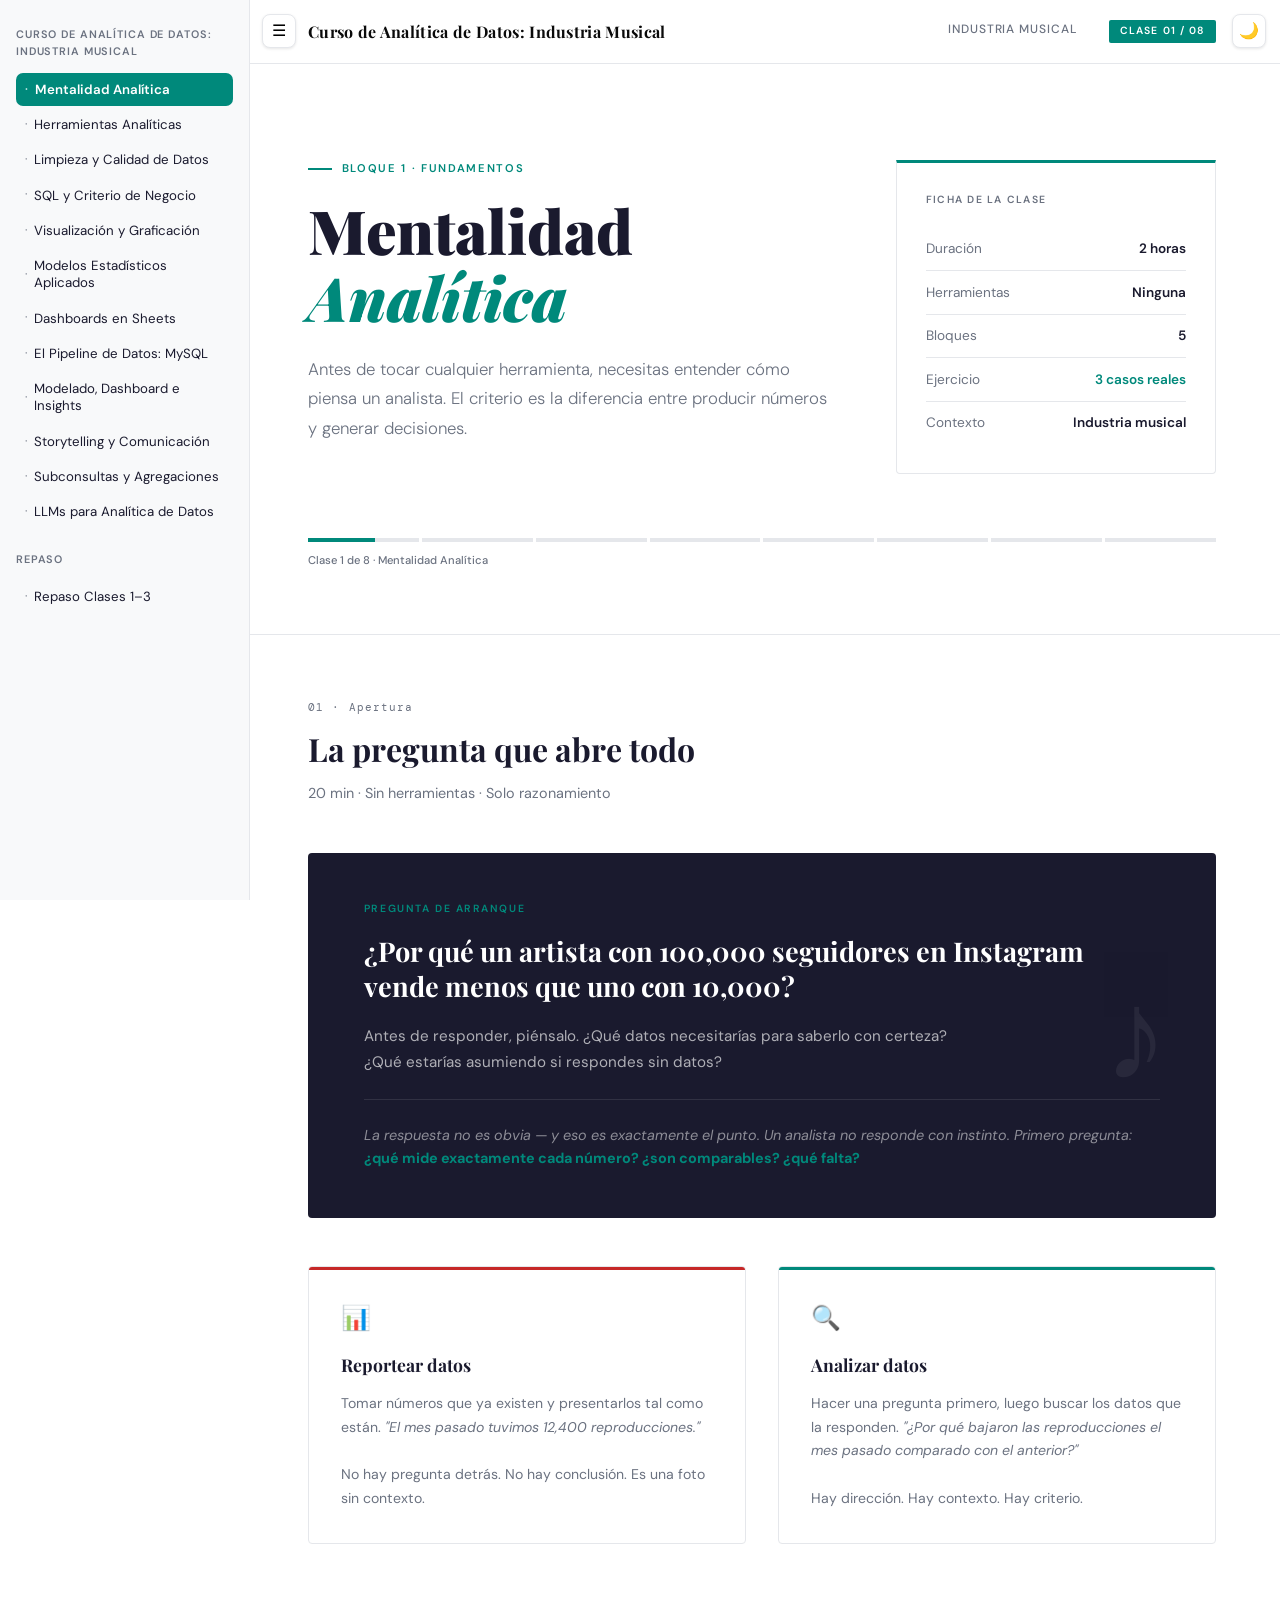
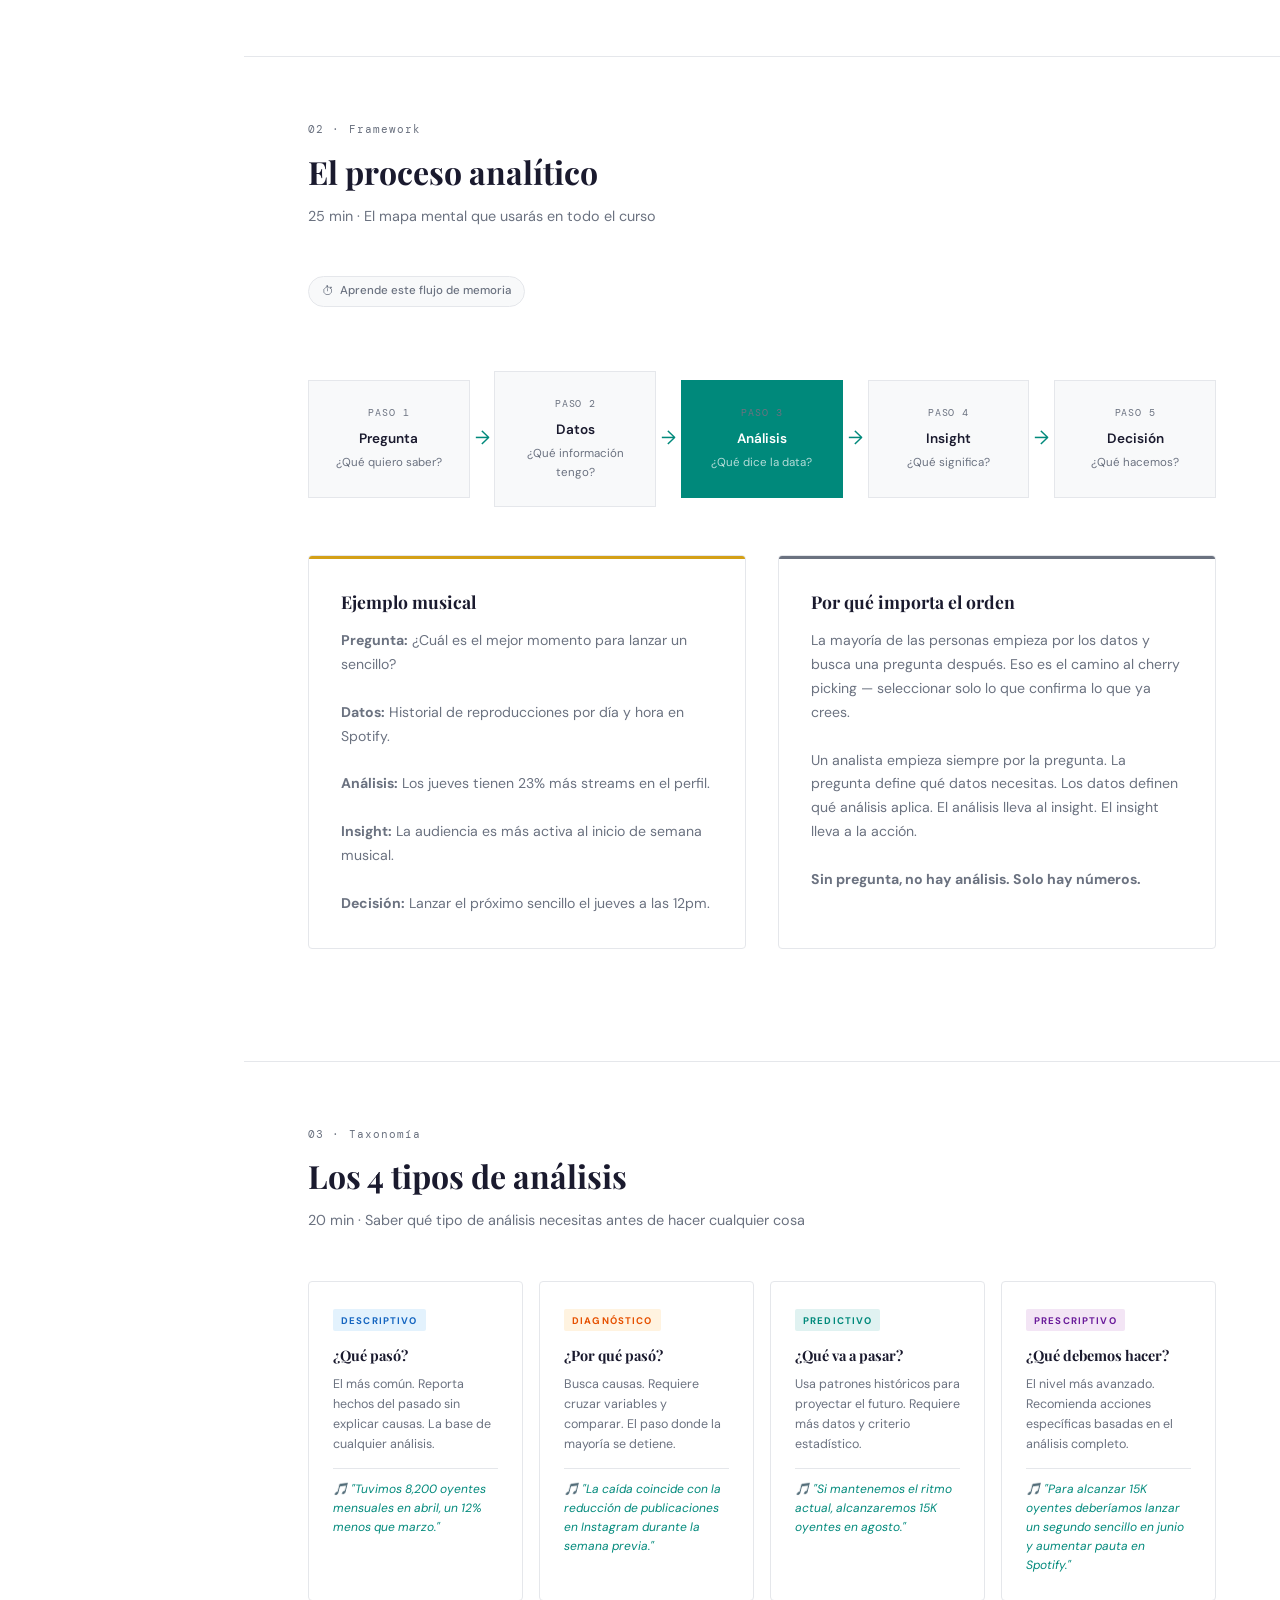
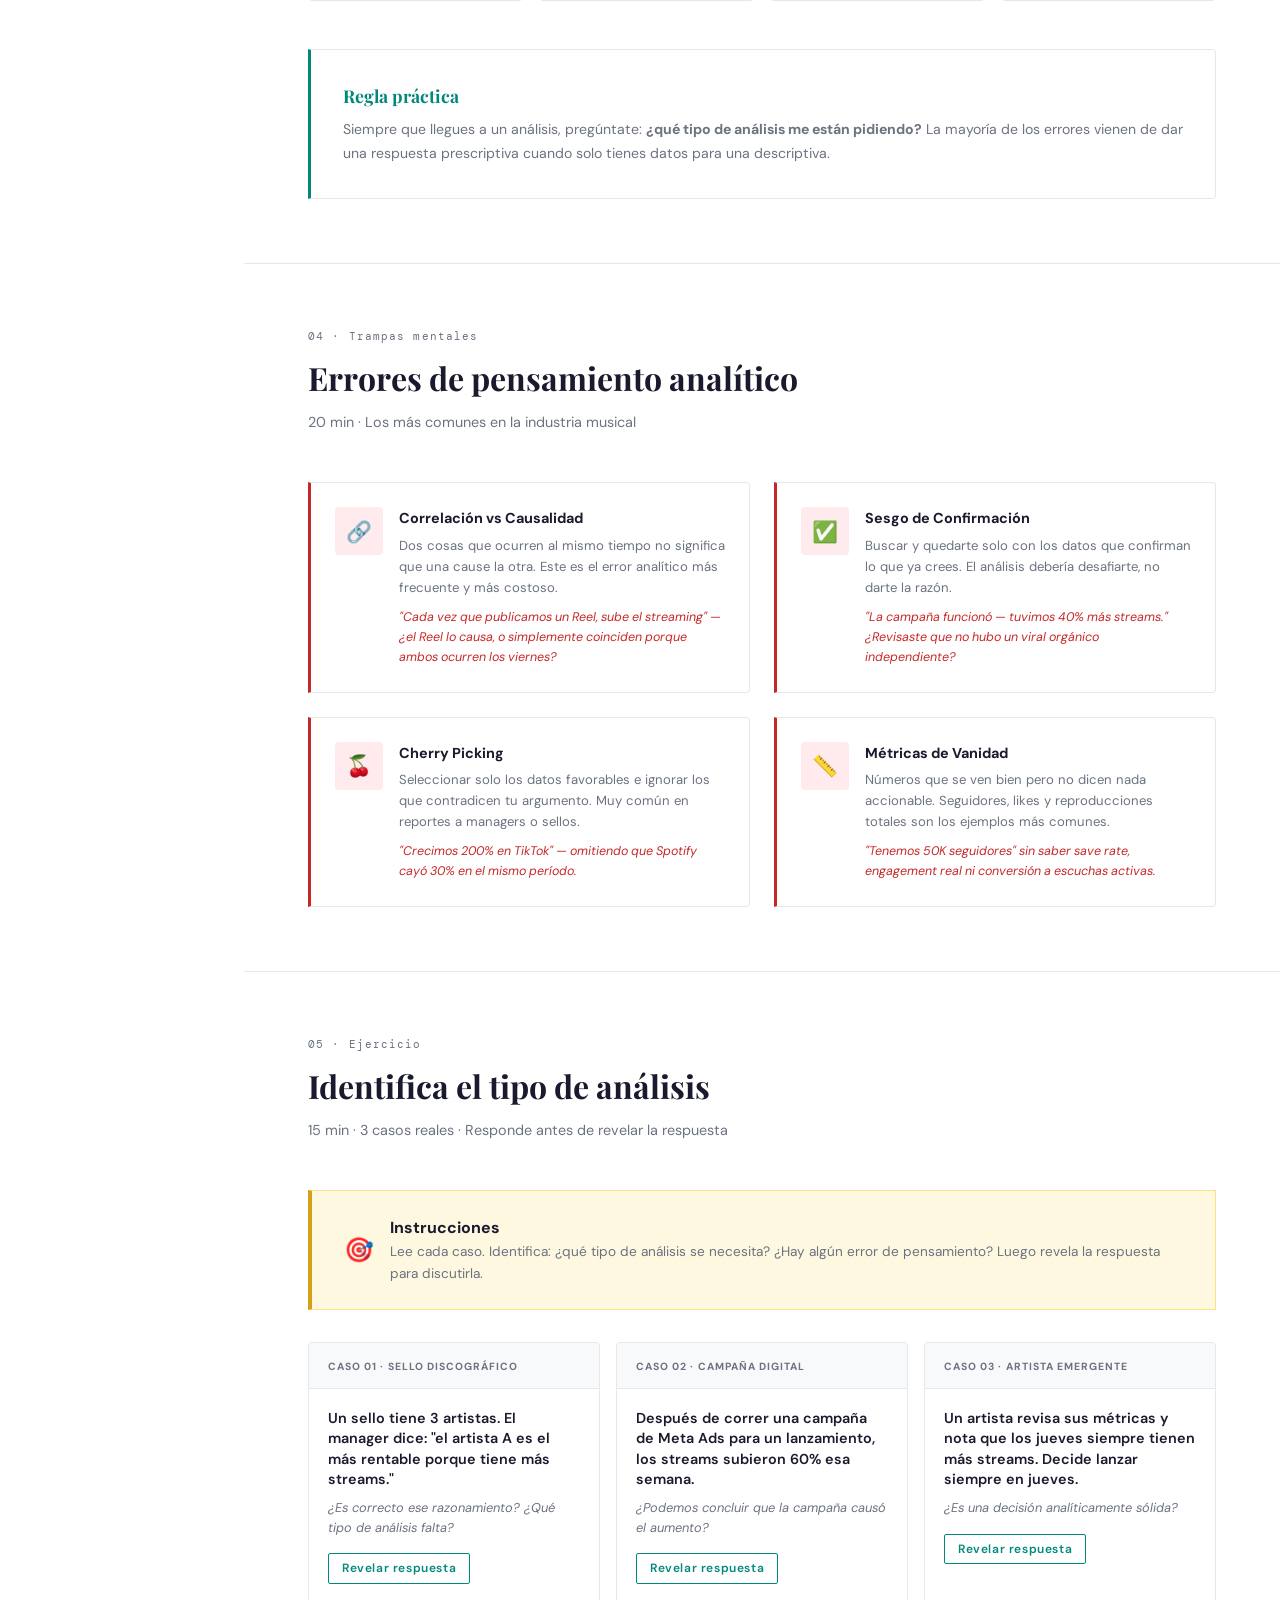
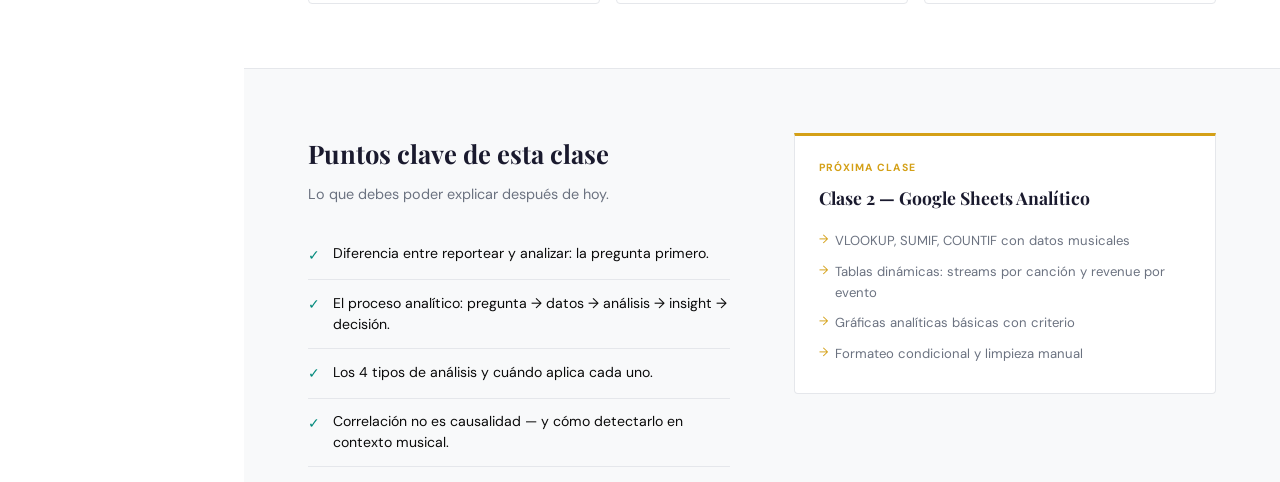
<file: clases/index.html>
<!DOCTYPE html>
<html lang="es">
<head>
<meta charset="UTF-8">
<meta name="viewport" content="width=device-width, initial-scale=1.0">
<meta name="color-scheme" content="light">
<meta http-equiv="refresh" content="0; url=clase1_mentalidad_analitica.html">
<title>Curso de Analítica de Datos: Industria Musical</title>
<link rel="preconnect" href="https://fonts.googleapis.com">
<link rel="preconnect" href="https://fonts.gstatic.com" crossorigin>
<link href="https://fonts.googleapis.com/css2?family=Playfair+Display:ital,wght@0,400;0,700;0,900;1,400&family=DM+Sans:wght@300;400;500;600&family=DM+Mono:wght@400;500&display=swap" rel="stylesheet">
<link rel="stylesheet" href="shared-chrome.css?v=4">
<style>
:root{--ink:#1a1a2e;--teal:#00897B;--gray:#6B7280;--light:#F8F9FA;}
*{box-sizing:border-box;}
body{margin:0;background:#fff;color:var(--ink);font-family:'DM Sans',sans-serif;line-height:1.6;
  min-height:100vh;display:flex;align-items:center;justify-content:center;text-align:center;padding:40px;}
h1{font-family:'Playfair Display',serif;font-size:2rem;margin:0 0 12px;}
p{color:var(--gray);margin:0 0 20px;}
a{color:var(--teal);font-weight:600;text-decoration:none;}
a:hover{text-decoration:underline;}
</style>
</head>
<body>
<div>
  <h1>Curso de Analítica de Datos: Industria Musical</h1>
  <p>Redirigiendo a la primera clase…</p>
  <a href="clase1_mentalidad_analitica.html">Entrar al curso →</a>
</div>
<script src="shared-chrome.js?v=4"></script>
</body>
</html>
</file>
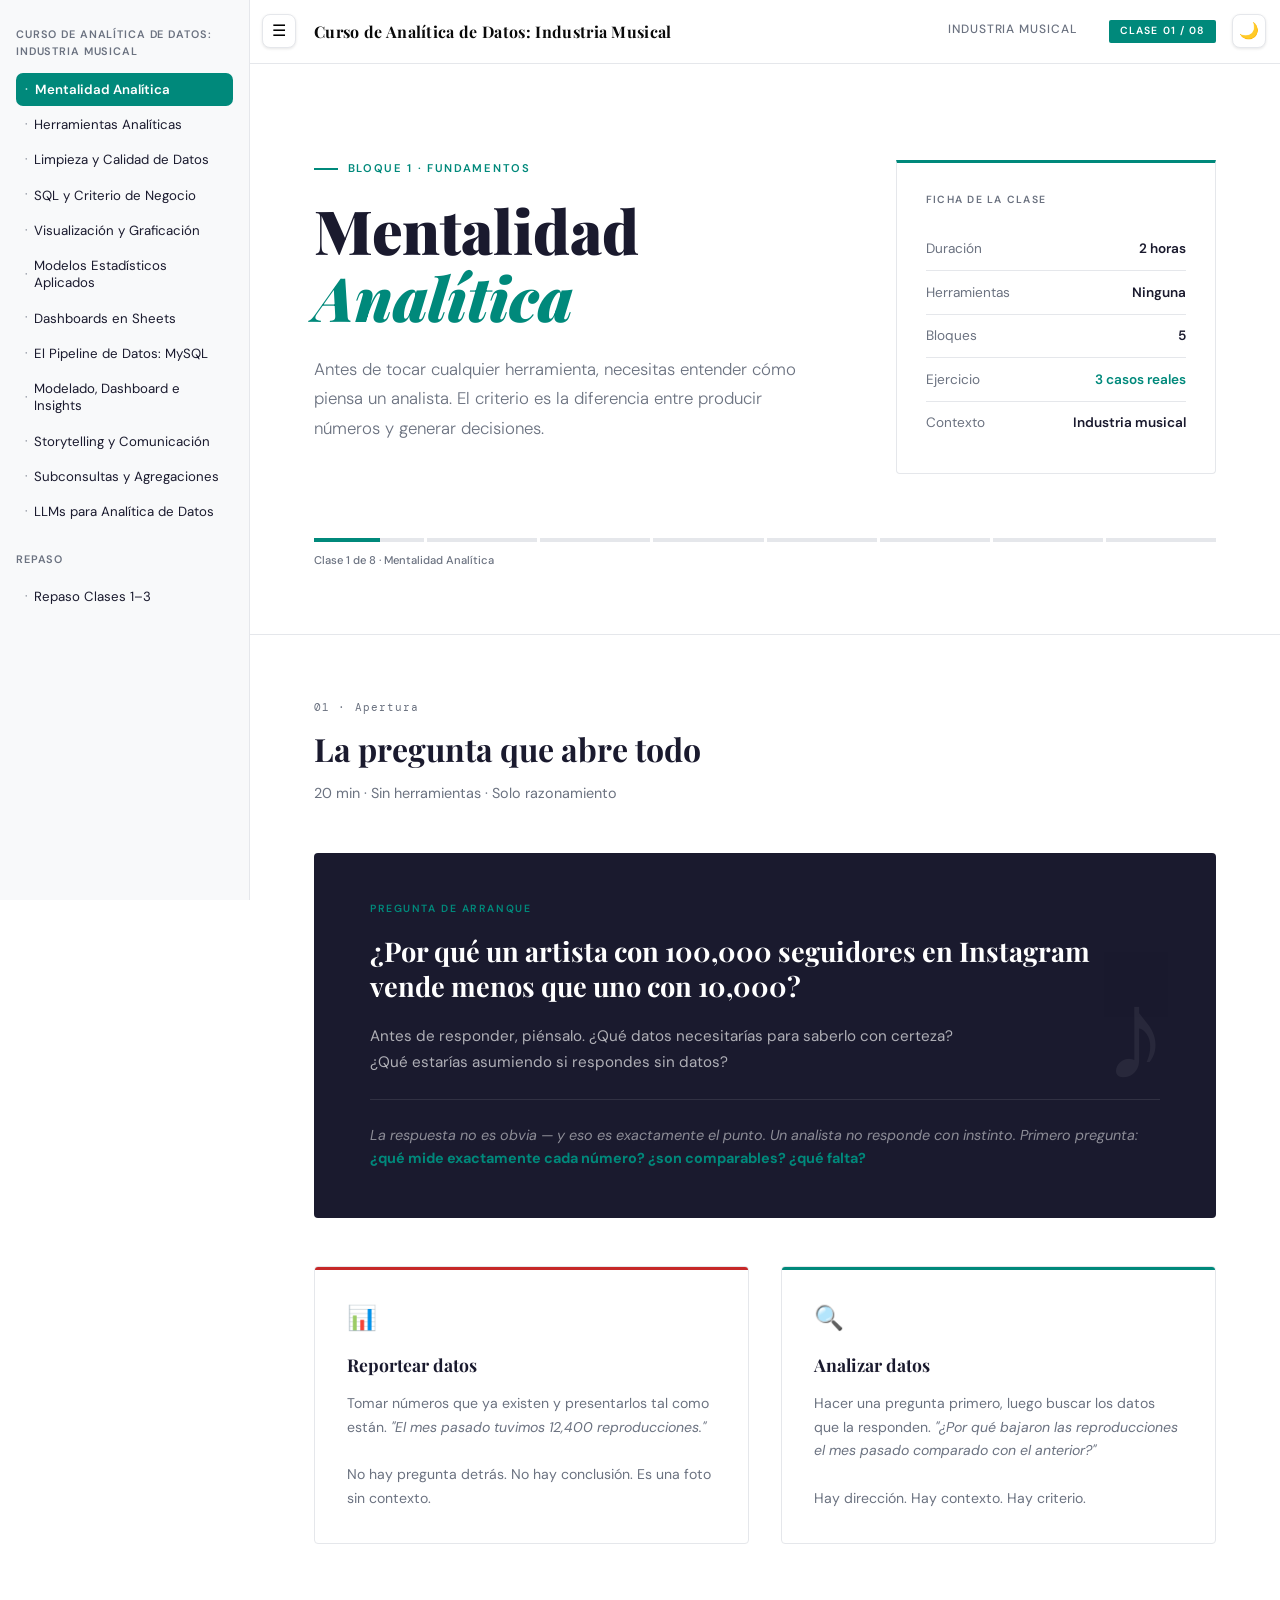
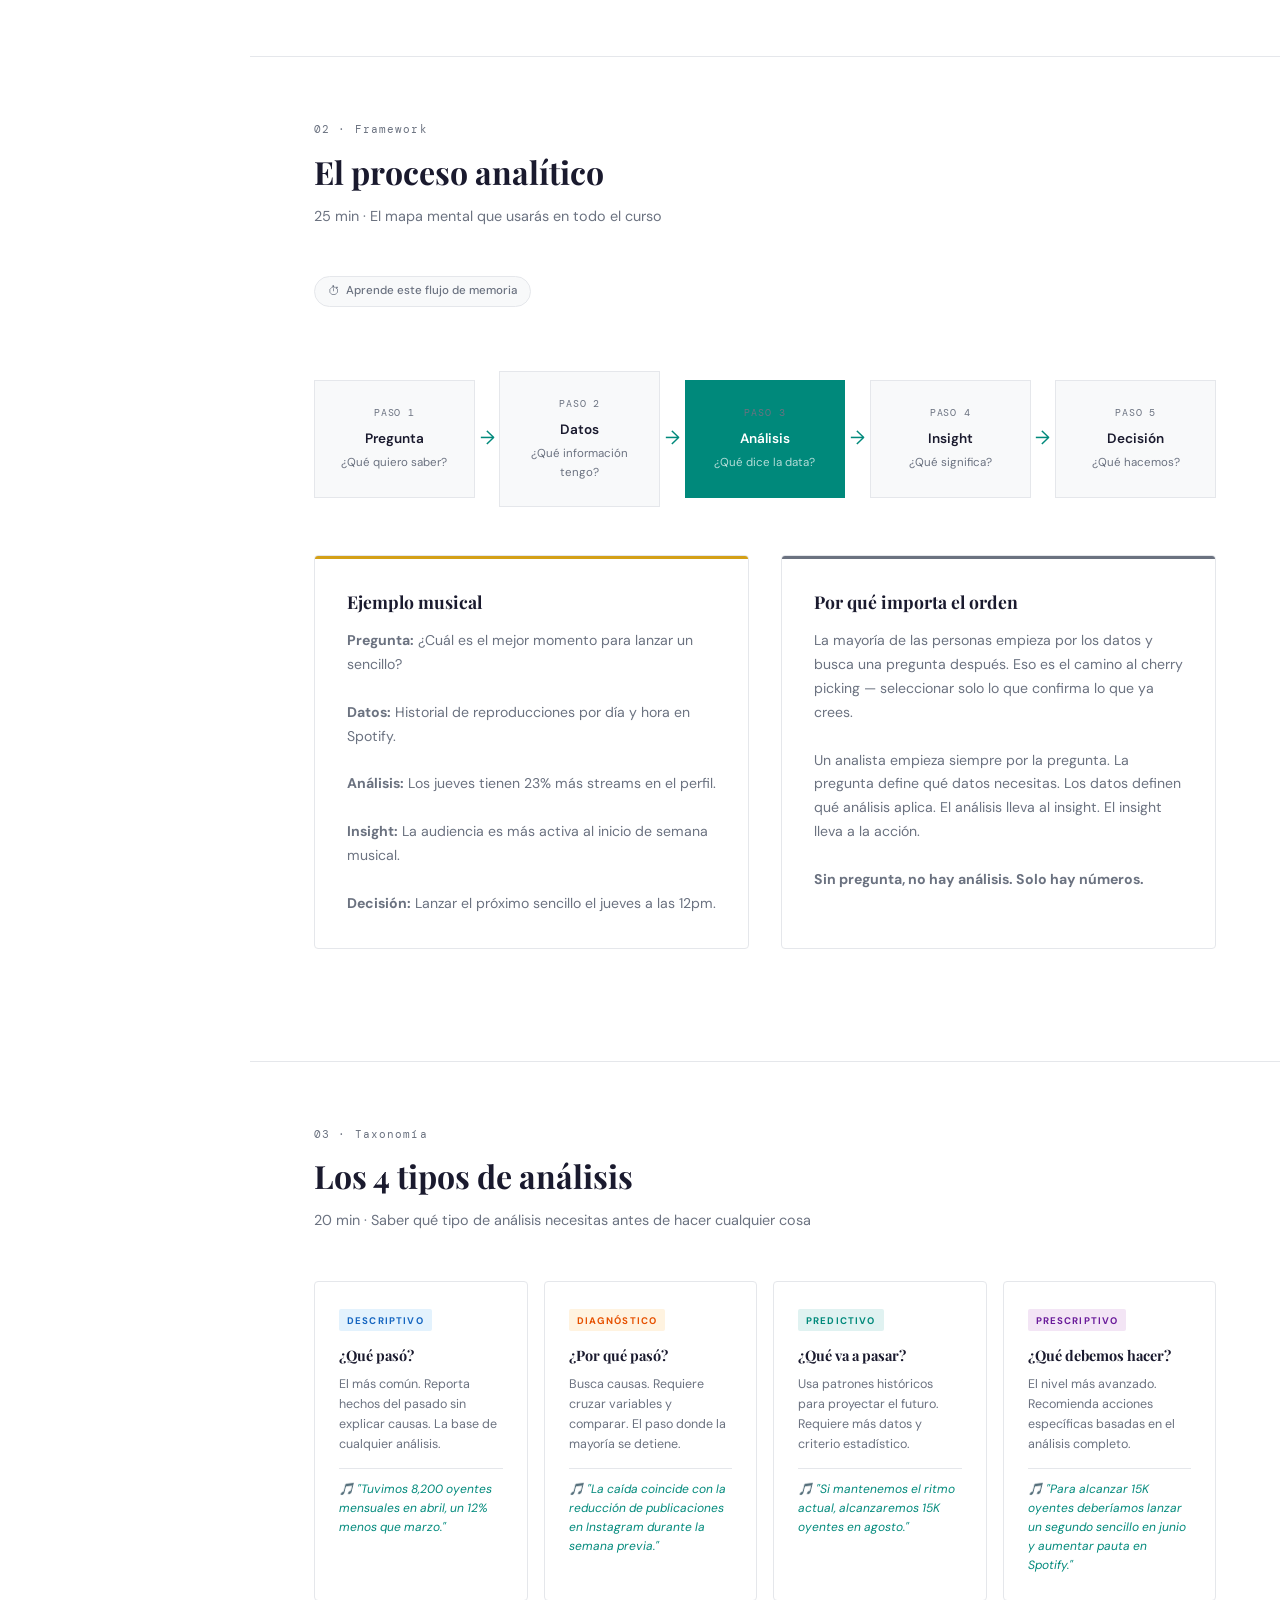
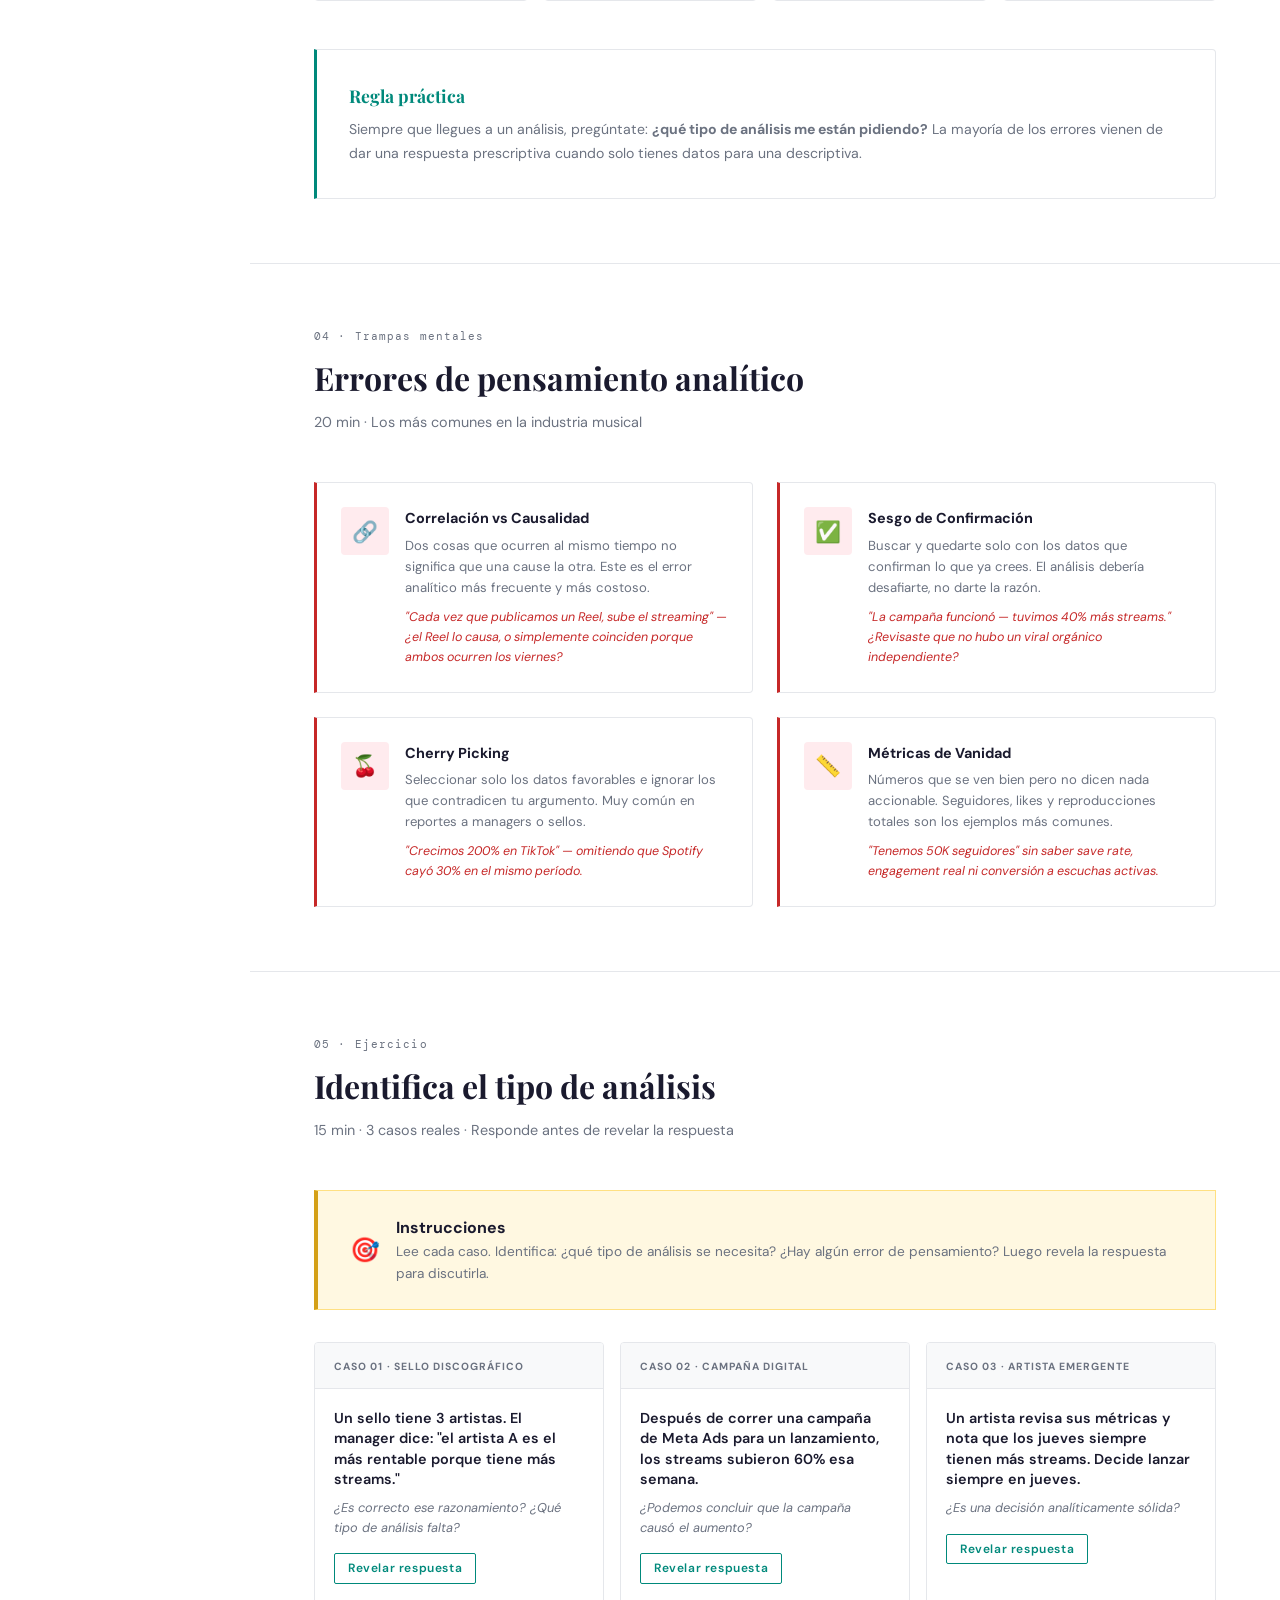
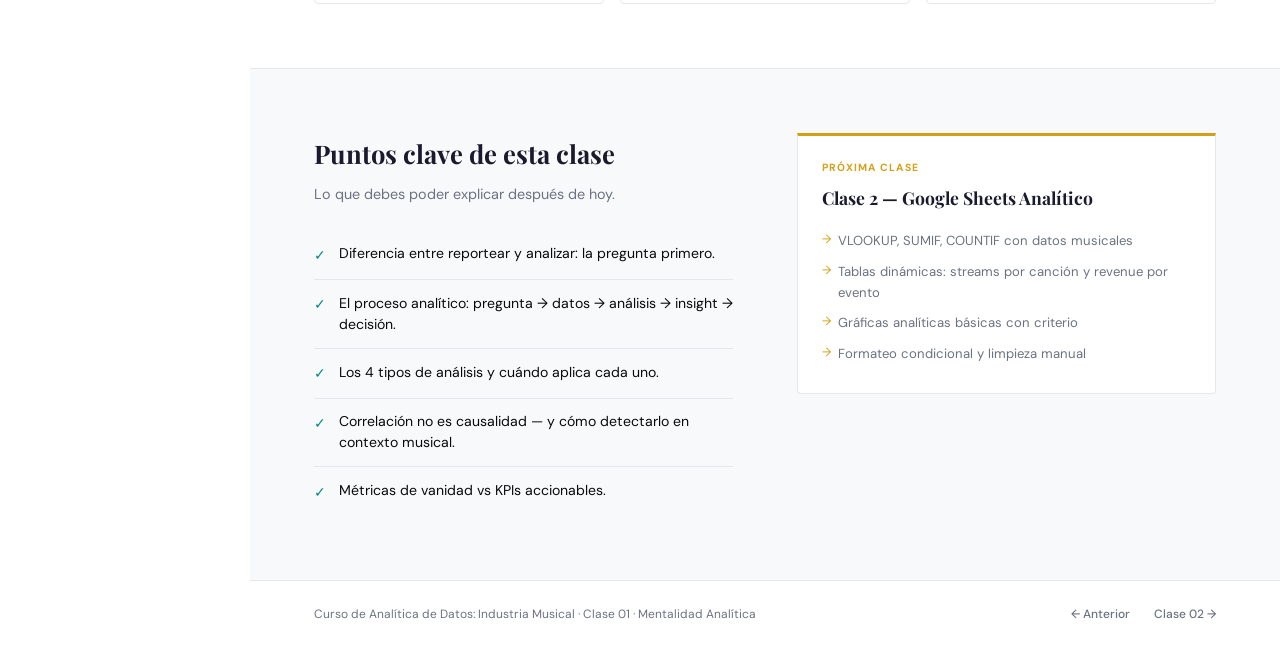
<file: clases/clase1_mentalidad_analitica.html>
<!DOCTYPE html>
<html lang="es">
<head>
<meta charset="UTF-8">
<meta name="color-scheme" content="light">
<meta name="viewport" content="width=device-width, initial-scale=1.0">
<title>Clase 1 — Mentalidad Analítica</title>
<link href="https://fonts.googleapis.com/css2?family=Playfair+Display:ital,wght@0,400;0,700;0,900;1,400&family=DM+Sans:wght@300;400;500;600&family=DM+Mono:wght@400;500&display=swap" rel="stylesheet">
<style>
  :root {
    color-scheme: light;
    --black: #0a0a0a;
    --ink: #1a1a2e;
    --teal: #00897B;
    --teal-light: #e0f2f1;
    --gold: #D4A017;
    --gold-light: #FFF8E1;
    --red: #C62828;
    --gray: #6B7280;
    --light: #F8F9FA;
    --border: #E5E7EB;
    --white: #ffffff;
  }

  * { margin: 0; padding: 0; box-sizing: border-box; }

  body {
    font-family: 'DM Sans', sans-serif;
    background: var(--white);
    color: var(--black);
    line-height: 1.6;
  }

  /* ── HEADER ── */
  .header {
    border-bottom: 1px solid var(--border);
    padding: 0 4rem;
    display: flex;
    align-items: center;
    justify-content: space-between;
    height: 64px;
    position: sticky;
    top: 0;
    background: white;
    z-index: 100;
  }
  .header-logo {
    font-family: 'Playfair Display', serif;
    font-size: 1rem;
    font-weight: 700;
    letter-spacing: 0.02em;
  }
  .header-meta {
    display: flex;
    gap: 2rem;
    font-size: 0.75rem;
    color: var(--gray);
    font-weight: 500;
    letter-spacing: 0.08em;
    text-transform: uppercase;
  }
  .header-badge {
    background: var(--teal);
    color: white;
    padding: 0.2rem 0.7rem;
    border-radius: 2px;
    font-size: 0.65rem;
    font-weight: 600;
    letter-spacing: 0.1em;
  }

  /* ── HERO ── */
  .hero {
    padding: 6rem 4rem 4rem;
    max-width: 1100px;
    margin: 0 auto;
    display: grid;
    grid-template-columns: 1fr 320px;
    gap: 4rem;
    align-items: start;
  }
  .hero-eyebrow {
    font-size: 0.7rem;
    font-weight: 600;
    letter-spacing: 0.15em;
    text-transform: uppercase;
    color: var(--teal);
    margin-bottom: 1.2rem;
    display: flex;
    align-items: center;
    gap: 0.6rem;
  }
  .hero-eyebrow::before {
    content: '';
    display: inline-block;
    width: 24px;
    height: 2px;
    background: var(--teal);
  }
  .hero h1 {
    font-family: 'Playfair Display', serif;
    font-size: 3.8rem;
    line-height: 1.1;
    font-weight: 900;
    color: var(--ink);
    margin-bottom: 1.5rem;
  }
  .hero h1 em {
    font-style: italic;
    color: var(--teal);
  }
  .hero-desc {
    font-size: 1.05rem;
    color: var(--gray);
    max-width: 520px;
    line-height: 1.75;
    font-weight: 300;
  }
  .hero-sidebar {
    border: 1px solid var(--border);
    border-top: 3px solid var(--teal);
    padding: 1.8rem;
    border-radius: 0 0 4px 4px;
  }
  .sidebar-title {
    font-size: 0.65rem;
    font-weight: 600;
    letter-spacing: 0.12em;
    text-transform: uppercase;
    color: var(--gray);
    margin-bottom: 1.2rem;
  }
  .sidebar-item {
    display: flex;
    justify-content: space-between;
    align-items: center;
    padding: 0.65rem 0;
    border-bottom: 1px solid var(--border);
    font-size: 0.85rem;
  }
  .sidebar-item:last-child { border-bottom: none; }
  .sidebar-label { color: var(--gray); font-weight: 400; }
  .sidebar-value { font-weight: 600; color: var(--ink); }
  .sidebar-value.teal { color: var(--teal); }

  /* ── PROGRESS BAR ── */
  .progress-section {
    max-width: 1100px;
    margin: 0 auto;
    padding: 0 4rem 4rem;
  }
  .progress-track {
    display: flex;
    gap: 0;
    margin-bottom: 0.6rem;
  }
  .progress-step {
    flex: 1;
    height: 4px;
    background: var(--border);
    position: relative;
  }
  .progress-step.active { background: var(--teal); }
  .progress-step.current {
    background: linear-gradient(90deg, var(--teal) 60%, var(--border) 60%);
  }
  .progress-step + .progress-step { margin-left: 3px; }
  .progress-label {
    font-size: 0.7rem;
    color: var(--gray);
    font-weight: 500;
  }

  /* ── SECTION ── */
  section {
    max-width: 1100px;
    margin: 0 auto;
    padding: 4rem 4rem;
    border-top: 1px solid var(--border);
  }
  .section-number {
    font-family: 'DM Mono', monospace;
    font-size: 0.7rem;
    color: var(--gray);
    letter-spacing: 0.1em;
    margin-bottom: 0.4rem;
  }
  .section-title {
    font-family: 'Playfair Display', serif;
    font-size: 2rem;
    font-weight: 700;
    color: var(--ink);
    margin-bottom: 0.5rem;
  }
  .section-subtitle {
    font-size: 0.9rem;
    color: var(--gray);
    margin-bottom: 3rem;
    font-weight: 400;
  }

  /* ── PREGUNTA GANCHO ── */
  .hook-box {
    background: var(--ink);
    color: white;
    padding: 3rem 3.5rem;
    border-radius: 4px;
    margin-bottom: 3rem;
    position: relative;
    overflow: hidden;
  }
  .hook-box::before {
    content: '♪';
    position: absolute;
    right: 3rem;
    top: 50%;
    transform: translateY(-50%);
    font-size: 8rem;
    opacity: 0.06;
    line-height: 1;
  }
  .hook-label {
    font-size: 0.65rem;
    font-weight: 600;
    letter-spacing: 0.15em;
    text-transform: uppercase;
    color: var(--teal);
    margin-bottom: 1rem;
  }
  .hook-box h3 {
    font-family: 'Playfair Display', serif;
    font-size: 1.7rem;
    font-weight: 700;
    line-height: 1.3;
    margin-bottom: 1.2rem;
  }
  .hook-box p {
    font-size: 0.95rem;
    color: rgba(255,255,255,0.65);
    max-width: 600px;
    line-height: 1.7;
  }
  .hook-answer {
    margin-top: 1.5rem;
    padding-top: 1.5rem;
    border-top: 1px solid rgba(255,255,255,0.1);
    font-size: 0.9rem;
    color: rgba(255,255,255,0.5);
    font-style: italic;
  }
  .hook-answer strong { color: var(--teal); font-style: normal; }

  /* ── TWO COL ── */
  .two-col {
    display: grid;
    grid-template-columns: 1fr 1fr;
    gap: 2rem;
    margin-bottom: 3rem;
  }
  .card {
    border: 1px solid var(--border);
    padding: 2rem;
    border-radius: 4px;
    position: relative;
  }
  .card-accent {
    position: absolute;
    top: 0; left: 0;
    width: 100%; height: 3px;
    border-radius: 4px 4px 0 0;
  }
  .card h4 {
    font-family: 'Playfair Display', serif;
    font-size: 1.1rem;
    font-weight: 700;
    margin-bottom: 0.8rem;
    color: var(--ink);
  }
  .card p {
    font-size: 0.88rem;
    color: var(--gray);
    line-height: 1.7;
  }
  .card-icon {
    font-size: 1.5rem;
    margin-bottom: 0.8rem;
  }

  /* ── PROCESO ANALÍTICO ── */
  .process-flow {
    display: flex;
    align-items: center;
    gap: 0;
    margin: 2rem 0 3rem;
    overflow-x: auto;
  }
  .process-step {
    flex: 1;
    min-width: 120px;
    text-align: center;
    padding: 1.5rem 1rem;
    background: var(--light);
    border: 1px solid var(--border);
    position: relative;
  }
  .process-step.highlight {
    background: var(--teal);
    color: white;
    border-color: var(--teal);
  }
  .process-step.highlight .ps-label { color: rgba(255,255,255,0.7); }
  .process-step.highlight .ps-title { color: white; }
  .ps-num {
    font-family: 'DM Mono', monospace;
    font-size: 0.65rem;
    color: var(--gray);
    margin-bottom: 0.4rem;
    letter-spacing: 0.08em;
  }
  .ps-title {
    font-weight: 600;
    font-size: 0.85rem;
    color: var(--ink);
    margin-bottom: 0.3rem;
  }
  .ps-label {
    font-size: 0.72rem;
    color: var(--gray);
  }
  .process-arrow {
    color: var(--teal);
    font-size: 1.2rem;
    padding: 0 0.3rem;
    flex-shrink: 0;
  }

  /* ── TIPOS DE ANÁLISIS ── */
  .analysis-grid {
    display: grid;
    grid-template-columns: repeat(4, 1fr);
    gap: 1rem;
    margin-bottom: 3rem;
  }
  .analysis-card {
    padding: 1.5rem;
    border: 1px solid var(--border);
    border-radius: 4px;
    position: relative;
    transition: box-shadow 0.2s;
  }
  .analysis-card:hover { box-shadow: 0 4px 20px rgba(0,0,0,0.07); }
  .ac-type {
    font-size: 0.6rem;
    font-weight: 700;
    letter-spacing: 0.12em;
    text-transform: uppercase;
    margin-bottom: 0.8rem;
    padding: 0.2rem 0.5rem;
    border-radius: 2px;
    display: inline-block;
  }
  .ac-type.desc { background: #E3F2FD; color: #1565C0; }
  .ac-type.diag { background: #FFF3E0; color: #E65100; }
  .ac-type.pred { background: var(--teal-light); color: var(--teal); }
  .ac-type.pres { background: #F3E5F5; color: #6A1B9A; }
  .ac-question {
    font-weight: 700;
    font-size: 0.9rem;
    color: var(--ink);
    margin-bottom: 0.5rem;
    font-family: 'Playfair Display', serif;
  }
  .ac-example {
    font-size: 0.78rem;
    color: var(--gray);
    line-height: 1.6;
    margin-bottom: 0.8rem;
  }
  .ac-music {
    font-size: 0.75rem;
    color: var(--teal);
    font-style: italic;
    padding-top: 0.7rem;
    border-top: 1px solid var(--border);
  }

  /* ── ERRORES ── */
  .error-list {
    display: grid;
    grid-template-columns: 1fr 1fr;
    gap: 1.5rem;
  }
  .error-card {
    display: grid;
    grid-template-columns: 48px 1fr;
    gap: 1rem;
    padding: 1.5rem;
    border: 1px solid var(--border);
    border-left: 3px solid var(--red);
    border-radius: 0 4px 4px 0;
    align-items: start;
  }
  .error-icon {
    width: 48px;
    height: 48px;
    background: #FFEBEE;
    border-radius: 4px;
    display: flex;
    align-items: center;
    justify-content: center;
    font-size: 1.3rem;
  }
  .error-title {
    font-weight: 700;
    font-size: 0.9rem;
    color: var(--ink);
    margin-bottom: 0.3rem;
  }
  .error-desc {
    font-size: 0.82rem;
    color: var(--gray);
    line-height: 1.6;
    margin-bottom: 0.6rem;
  }
  .error-music {
    font-size: 0.78rem;
    color: var(--red);
    font-style: italic;
  }

  /* ── PRÁCTICA ── */
  .practice-header {
    background: var(--gold-light);
    border: 1px solid #FFE082;
    border-left: 4px solid var(--gold);
    padding: 1.5rem 2rem;
    margin-bottom: 2rem;
    display: flex;
    align-items: center;
    gap: 1rem;
  }
  .practice-header .ph-icon { font-size: 1.5rem; }
  .practice-header h4 { font-weight: 700; font-size: 1rem; color: var(--ink); }
  .practice-header p { font-size: 0.85rem; color: var(--gray); }
  .case-grid {
    display: grid;
    grid-template-columns: repeat(3, 1fr);
    gap: 1rem;
  }
  .case-card {
    border: 1px solid var(--border);
    border-radius: 4px;
    overflow: hidden;
    transition: box-shadow 0.2s;
    cursor: pointer;
  }
  .case-card:hover { box-shadow: 0 4px 20px rgba(0,0,0,0.08); }
  .case-header {
    background: var(--light);
    padding: 1rem 1.2rem 0.8rem;
    border-bottom: 1px solid var(--border);
    font-size: 0.65rem;
    font-weight: 700;
    letter-spacing: 0.1em;
    text-transform: uppercase;
    color: var(--gray);
  }
  .case-body {
    padding: 1.2rem;
  }
  .case-scenario {
    font-size: 0.9rem;
    font-weight: 600;
    color: var(--ink);
    margin-bottom: 0.6rem;
    line-height: 1.4;
  }
  .case-question {
    font-size: 0.8rem;
    color: var(--gray);
    margin-bottom: 1rem;
    line-height: 1.5;
    font-style: italic;
  }
  .answer-reveal {
    background: none;
    border: 1px solid var(--teal);
    color: var(--teal);
    padding: 0.4rem 0.8rem;
    font-size: 0.75rem;
    font-weight: 600;
    cursor: pointer;
    border-radius: 2px;
    letter-spacing: 0.05em;
    transition: all 0.15s;
    font-family: 'DM Sans', sans-serif;
  }
  .answer-reveal:hover {
    background: var(--teal);
    color: white;
  }
  .answer-text {
    display: none;
    margin-top: 1rem;
    padding: 0.8rem;
    background: var(--teal-light);
    border-radius: 3px;
    font-size: 0.8rem;
    color: var(--ink);
    line-height: 1.6;
  }
  .answer-text strong { color: var(--teal); }

  /* ── CIERRE ── */
  .closing {
    background: var(--light);
    border-top: 1px solid var(--border);
    padding: 4rem;
    max-width: 100%;
  }
  .closing-inner {
    max-width: 1100px;
    margin: 0 auto;
    display: grid;
    grid-template-columns: 1fr 1fr;
    gap: 4rem;
    align-items: start;
  }
  .closing h3 {
    font-family: 'Playfair Display', serif;
    font-size: 1.6rem;
    font-weight: 700;
    color: var(--ink);
    margin-bottom: 0.5rem;
  }
  .closing p {
    font-size: 0.9rem;
    color: var(--gray);
    line-height: 1.7;
    margin-bottom: 1.5rem;
  }
  .next-class {
    border: 1px solid var(--border);
    border-top: 3px solid var(--gold);
    padding: 1.5rem;
    background: white;
    border-radius: 0 0 4px 4px;
  }
  .nc-label {
    font-size: 0.65rem;
    font-weight: 700;
    letter-spacing: 0.12em;
    text-transform: uppercase;
    color: var(--gold);
    margin-bottom: 0.5rem;
  }
  .nc-title {
    font-family: 'Playfair Display', serif;
    font-size: 1.1rem;
    font-weight: 700;
    color: var(--ink);
    margin-bottom: 0.8rem;
  }
  .nc-items {
    list-style: none;
    font-size: 0.82rem;
    color: var(--gray);
  }
  .nc-items li {
    padding: 0.3rem 0;
    padding-left: 1rem;
    position: relative;
  }
  .nc-items li::before {
    content: '→';
    position: absolute;
    left: 0;
    color: var(--gold);
    font-size: 0.75rem;
  }
  .key-takeaways {
    list-style: none;
  }
  .key-takeaways li {
    display: flex;
    gap: 0.8rem;
    padding: 0.8rem 0;
    border-bottom: 1px solid var(--border);
    font-size: 0.88rem;
    align-items: flex-start;
    line-height: 1.5;
  }
  .key-takeaways li:last-child { border-bottom: none; }
  .kt-check {
    color: var(--teal);
    font-size: 0.9rem;
    margin-top: 0.1rem;
    flex-shrink: 0;
  }

  /* ── FOOTER ── */
  footer {
    border-top: 1px solid var(--border);
    padding: 1.5rem 4rem;
    display: flex;
    justify-content: space-between;
    align-items: center;
  }
  footer span {
    font-size: 0.75rem;
    color: var(--gray);
    font-weight: 400;
  }
  .footer-nav {
    display: flex;
    gap: 1.5rem;
  }
  .footer-nav a {
    font-size: 0.75rem;
    color: var(--gray);
    text-decoration: none;
    font-weight: 500;
  }
  .footer-nav a:hover { color: var(--teal); }

  /* ── DIVIDER ── */
  .time-pill {
    display: inline-flex;
    align-items: center;
    gap: 0.4rem;
    background: var(--light);
    border: 1px solid var(--border);
    padding: 0.3rem 0.8rem;
    border-radius: 20px;
    font-size: 0.72rem;
    color: var(--gray);
    font-weight: 500;
    margin-bottom: 2rem;
  }
  .time-pill::before { content: '⏱'; font-size: 0.75rem; }

  @media (max-width: 768px) {
    .hero, .two-col, .analysis-grid, .case-grid,
    .error-list, .closing-inner { grid-template-columns: 1fr; }
    .header, section, footer, .progress-section, .closing { padding-left: 1.5rem; padding-right: 1.5rem; }
    .hero { padding: 3rem 1.5rem 2rem; }
    .hero h1 { font-size: 2.4rem; }
    .process-flow { flex-wrap: wrap; }
  }

  @media (prefers-color-scheme: dark) {
    html, body { background-color: #ffffff !important; color: #0a0a0a !important; }
    .header { background: #ffffff !important; border-bottom-color: #E5E7EB !important; }
    section, footer, .hero, .progress-section,
    .closing, .hook-box, .card, .sim-container,
    .formula-card, .insight-box, .next-class,
    .hero-sidebar, .practice-header, .case-card,
    .error-card, .analysis-card, .process-step { background-color: #ffffff !important; color: inherit !important; }
  }
</style>
<link rel="stylesheet" href="shared-chrome.css?v=4">
</head>
<body>

<!-- HEADER -->
<header class="header">
  <div class="header-logo">Curso de Analítica de Datos: Industria Musical</div>
  <div class="header-meta">
    <span>Industria Musical</span>
    <span class="header-badge">Clase 01 / 08</span>
  </div>
</header>

<!-- HERO -->
<div class="hero">
  <div>
    <div class="hero-eyebrow">Bloque 1 · Fundamentos</div>
    <h1>Mentalidad<br><em>Analítica</em></h1>
    <p class="hero-desc">
      Antes de tocar cualquier herramienta, necesitas entender cómo piensa un analista.
      El criterio es la diferencia entre producir números y generar decisiones.
    </p>
  </div>
  <div class="hero-sidebar">
    <div class="sidebar-title">Ficha de la clase</div>
    <div class="sidebar-item">
      <span class="sidebar-label">Duración</span>
      <span class="sidebar-value">2 horas</span>
    </div>
    <div class="sidebar-item">
      <span class="sidebar-label">Herramientas</span>
      <span class="sidebar-value">Ninguna</span>
    </div>
    <div class="sidebar-item">
      <span class="sidebar-label">Bloques</span>
      <span class="sidebar-value">5</span>
    </div>
    <div class="sidebar-item">
      <span class="sidebar-label">Ejercicio</span>
      <span class="sidebar-value teal">3 casos reales</span>
    </div>
    <div class="sidebar-item">
      <span class="sidebar-label">Contexto</span>
      <span class="sidebar-value">Industria musical</span>
    </div>
  </div>
</div>

<!-- PROGRESS -->
<div class="progress-section">
  <div class="progress-track">
    <div class="progress-step current"></div>
    <div class="progress-step"></div>
    <div class="progress-step"></div>
    <div class="progress-step"></div>
    <div class="progress-step"></div>
    <div class="progress-step"></div>
    <div class="progress-step"></div>
    <div class="progress-step"></div>
  </div>
  <div class="progress-label">Clase 1 de 8 · Mentalidad Analítica</div>
</div>

<!-- BLOQUE 1 — GANCHO -->
<section>
  <div class="section-number">01 · Apertura</div>
  <div class="section-title">La pregunta que abre todo</div>
  <div class="section-subtitle">20 min · Sin herramientas · Solo razonamiento</div>

  <div class="hook-box">
    <div class="hook-label">Pregunta de arranque</div>
    <h3>¿Por qué un artista con 100,000 seguidores en Instagram vende menos que uno con 10,000?</h3>
    <p>Antes de responder, piénsalo. ¿Qué datos necesitarías para saberlo con certeza? ¿Qué estarías asumiendo si respondes sin datos?</p>
    <div class="hook-answer">
      La respuesta no es obvia — y eso es exactamente el punto. Un analista no responde con instinto. Primero pregunta: <strong>¿qué mide exactamente cada número? ¿son comparables? ¿qué falta?</strong>
    </div>
  </div>

  <div class="two-col">
    <div class="card">
      <div class="card-accent" style="background: var(--red);"></div>
      <div class="card-icon">📊</div>
      <h4>Reportear datos</h4>
      <p>Tomar números que ya existen y presentarlos tal como están. <em>"El mes pasado tuvimos 12,400 reproducciones."</em><br><br>No hay pregunta detrás. No hay conclusión. Es una foto sin contexto.</p>
    </div>
    <div class="card">
      <div class="card-accent" style="background: var(--teal);"></div>
      <div class="card-icon">🔍</div>
      <h4>Analizar datos</h4>
      <p>Hacer una pregunta primero, luego buscar los datos que la responden. <em>"¿Por qué bajaron las reproducciones el mes pasado comparado con el anterior?"</em><br><br>Hay dirección. Hay contexto. Hay criterio.</p>
    </div>
  </div>
</section>

<!-- BLOQUE 2 — PROCESO -->
<section>
  <div class="section-number">02 · Framework</div>
  <div class="section-title">El proceso analítico</div>
  <div class="section-subtitle">25 min · El mapa mental que usarás en todo el curso</div>
  <div class="time-pill">Aprende este flujo de memoria</div>

  <div class="process-flow">
    <div class="process-step">
      <div class="ps-num">PASO 1</div>
      <div class="ps-title">Pregunta</div>
      <div class="ps-label">¿Qué quiero saber?</div>
    </div>
    <div class="process-arrow">→</div>
    <div class="process-step">
      <div class="ps-num">PASO 2</div>
      <div class="ps-title">Datos</div>
      <div class="ps-label">¿Qué información tengo?</div>
    </div>
    <div class="process-arrow">→</div>
    <div class="process-step highlight">
      <div class="ps-num">PASO 3</div>
      <div class="ps-title">Análisis</div>
      <div class="ps-label">¿Qué dice la data?</div>
    </div>
    <div class="process-arrow">→</div>
    <div class="process-step">
      <div class="ps-num">PASO 4</div>
      <div class="ps-title">Insight</div>
      <div class="ps-label">¿Qué significa?</div>
    </div>
    <div class="process-arrow">→</div>
    <div class="process-step">
      <div class="ps-num">PASO 5</div>
      <div class="ps-title">Decisión</div>
      <div class="ps-label">¿Qué hacemos?</div>
    </div>
  </div>

  <div class="two-col">
    <div class="card">
      <div class="card-accent" style="background: var(--gold);"></div>
      <h4>Ejemplo musical</h4>
      <p>
        <strong>Pregunta:</strong> ¿Cuál es el mejor momento para lanzar un sencillo?<br><br>
        <strong>Datos:</strong> Historial de reproducciones por día y hora en Spotify.<br><br>
        <strong>Análisis:</strong> Los jueves tienen 23% más streams en el perfil.<br><br>
        <strong>Insight:</strong> La audiencia es más activa al inicio de semana musical.<br><br>
        <strong>Decisión:</strong> Lanzar el próximo sencillo el jueves a las 12pm.
      </p>
    </div>
    <div class="card">
      <div class="card-accent" style="background: var(--gray);"></div>
      <h4>Por qué importa el orden</h4>
      <p>
        La mayoría de las personas empieza por los datos y busca una pregunta después. Eso es el camino al cherry picking — seleccionar solo lo que confirma lo que ya crees.<br><br>
        Un analista empieza siempre por la pregunta. La pregunta define qué datos necesitas. Los datos definen qué análisis aplica. El análisis lleva al insight. El insight lleva a la acción.<br><br>
        <strong>Sin pregunta, no hay análisis. Solo hay números.</strong>
      </p>
    </div>
  </div>
</section>

<!-- BLOQUE 3 — TIPOS -->
<section>
  <div class="section-number">03 · Taxonomía</div>
  <div class="section-title">Los 4 tipos de análisis</div>
  <div class="section-subtitle">20 min · Saber qué tipo de análisis necesitas antes de hacer cualquier cosa</div>

  <div class="analysis-grid">
    <div class="analysis-card">
      <span class="ac-type desc">Descriptivo</span>
      <div class="ac-question">¿Qué pasó?</div>
      <div class="ac-example">El más común. Reporta hechos del pasado sin explicar causas. La base de cualquier análisis.</div>
      <div class="ac-music">🎵 "Tuvimos 8,200 oyentes mensuales en abril, un 12% menos que marzo."</div>
    </div>
    <div class="analysis-card">
      <span class="ac-type diag">Diagnóstico</span>
      <div class="ac-question">¿Por qué pasó?</div>
      <div class="ac-example">Busca causas. Requiere cruzar variables y comparar. El paso donde la mayoría se detiene.</div>
      <div class="ac-music">🎵 "La caída coincide con la reducción de publicaciones en Instagram durante la semana previa."</div>
    </div>
    <div class="analysis-card">
      <span class="ac-type pred">Predictivo</span>
      <div class="ac-question">¿Qué va a pasar?</div>
      <div class="ac-example">Usa patrones históricos para proyectar el futuro. Requiere más datos y criterio estadístico.</div>
      <div class="ac-music">🎵 "Si mantenemos el ritmo actual, alcanzaremos 15K oyentes en agosto."</div>
    </div>
    <div class="analysis-card">
      <span class="ac-type pres">Prescriptivo</span>
      <div class="ac-question">¿Qué debemos hacer?</div>
      <div class="ac-example">El nivel más avanzado. Recomienda acciones específicas basadas en el análisis completo.</div>
      <div class="ac-music">🎵 "Para alcanzar 15K oyentes deberíamos lanzar un segundo sencillo en junio y aumentar pauta en Spotify."</div>
    </div>
  </div>

  <div class="card" style="border-left: 3px solid var(--teal); border-radius: 0 4px 4px 0;">
    <h4 style="color: var(--teal); margin-bottom: 0.5rem;">Regla práctica</h4>
    <p>Siempre que llegues a un análisis, pregúntate: <strong>¿qué tipo de análisis me están pidiendo?</strong> La mayoría de los errores vienen de dar una respuesta prescriptiva cuando solo tienes datos para una descriptiva.</p>
  </div>
</section>

<!-- BLOQUE 4 — ERRORES -->
<section>
  <div class="section-number">04 · Trampas mentales</div>
  <div class="section-title">Errores de pensamiento analítico</div>
  <div class="section-subtitle">20 min · Los más comunes en la industria musical</div>

  <div class="error-list">
    <div class="error-card">
      <div class="error-icon">🔗</div>
      <div>
        <div class="error-title">Correlación vs Causalidad</div>
        <div class="error-desc">Dos cosas que ocurren al mismo tiempo no significa que una cause la otra. Este es el error analítico más frecuente y más costoso.</div>
        <div class="error-music">"Cada vez que publicamos un Reel, sube el streaming" — ¿el Reel lo causa, o simplemente coinciden porque ambos ocurren los viernes?</div>
      </div>
    </div>
    <div class="error-card">
      <div class="error-icon">✅</div>
      <div>
        <div class="error-title">Sesgo de Confirmación</div>
        <div class="error-desc">Buscar y quedarte solo con los datos que confirman lo que ya crees. El análisis debería desafiarte, no darte la razón.</div>
        <div class="error-music">"La campaña funcionó — tuvimos 40% más streams." ¿Revisaste que no hubo un viral orgánico independiente?</div>
      </div>
    </div>
    <div class="error-card">
      <div class="error-icon">🍒</div>
      <div>
        <div class="error-title">Cherry Picking</div>
        <div class="error-desc">Seleccionar solo los datos favorables e ignorar los que contradicen tu argumento. Muy común en reportes a managers o sellos.</div>
        <div class="error-music">"Crecimos 200% en TikTok" — omitiendo que Spotify cayó 30% en el mismo período.</div>
      </div>
    </div>
    <div class="error-card">
      <div class="error-icon">📏</div>
      <div>
        <div class="error-title">Métricas de Vanidad</div>
        <div class="error-desc">Números que se ven bien pero no dicen nada accionable. Seguidores, likes y reproducciones totales son los ejemplos más comunes.</div>
        <div class="error-music">"Tenemos 50K seguidores" sin saber save rate, engagement real ni conversión a escuchas activas.</div>
      </div>
    </div>
  </div>
</section>

<!-- BLOQUE 5 — PRÁCTICA -->
<section>
  <div class="section-number">05 · Ejercicio</div>
  <div class="section-title">Identifica el tipo de análisis</div>
  <div class="section-subtitle">15 min · 3 casos reales · Responde antes de revelar la respuesta</div>

  <div class="practice-header">
    <div class="ph-icon">🎯</div>
    <div>
      <h4>Instrucciones</h4>
      <p>Lee cada caso. Identifica: ¿qué tipo de análisis se necesita? ¿Hay algún error de pensamiento? Luego revela la respuesta para discutirla.</p>
    </div>
  </div>

  <div class="case-grid">
    <div class="case-card">
      <div class="case-header">Caso 01 · Sello Discográfico</div>
      <div class="case-body">
        <div class="case-scenario">Un sello tiene 3 artistas. El manager dice: "el artista A es el más rentable porque tiene más streams."</div>
        <div class="case-question">¿Es correcto ese razonamiento? ¿Qué tipo de análisis falta?</div>
        <button class="answer-reveal" onclick="toggleAnswer(this)">Revelar respuesta</button>
        <div class="answer-text">
          <strong>Problema:</strong> Están usando un análisis descriptivo (streams) para tomar una decisión prescriptiva (quién es más rentable).<br><br>
          <strong>Lo que falta:</strong> Conocer los costos de producción, royalties pagados, inversión en campañas y revenue real por artista. Streams ≠ rentabilidad.<br><br>
          <strong>Error:</strong> Métrica de vanidad usada como KPI de negocio.
        </div>
      </div>
    </div>
    <div class="case-card">
      <div class="case-header">Caso 02 · Campaña Digital</div>
      <div class="case-body">
        <div class="case-scenario">Después de correr una campaña de Meta Ads para un lanzamiento, los streams subieron 60% esa semana.</div>
        <div class="case-question">¿Podemos concluir que la campaña causó el aumento?</div>
        <button class="answer-reveal" onclick="toggleAnswer(this)">Revelar respuesta</button>
        <div class="answer-text">
          <strong>No directamente.</strong> Para atribuir causalidad necesitas:<br><br>
          — Comparar con una semana similar sin campaña.<br>
          — Revisar si hubo cobertura orgánica, playlist adds o viral independiente.<br>
          — Ver si el aumento vino de los mercados donde corrió la pauta.<br><br>
          <strong>Error clásico:</strong> Confundir correlación temporal con causalidad.
        </div>
      </div>
    </div>
    <div class="case-card">
      <div class="case-header">Caso 03 · Artista Emergente</div>
      <div class="case-body">
        <div class="case-scenario">Un artista revisa sus métricas y nota que los jueves siempre tienen más streams. Decide lanzar siempre en jueves.</div>
        <div class="case-question">¿Es una decisión analíticamente sólida?</div>
        <button class="answer-reveal" onclick="toggleAnswer(this)">Revelar respuesta</button>
        <div class="answer-text">
          <strong>Parcialmente.</strong> El razonamiento es correcto en forma — usa datos históricos para tomar una decisión. Pero necesita:<br><br>
          — Verificar que el patrón es consistente (no solo 2-3 semanas).<br>
          — Confirmar que aplica a lanzamientos nuevos y no solo a catálogo existente.<br>
          — Considerar que Spotify editorialmente también prefiere los viernes.<br><br>
          <strong>Tipo de análisis:</strong> Prescriptivo basado en descriptivo. Bien estructurado, pero con supuestos que revisar.
        </div>
      </div>
    </div>
  </div>
</section>

<!-- CIERRE -->
<div class="closing">
  <div class="closing-inner">
    <div>
      <h3>Puntos clave de esta clase</h3>
      <p>Lo que debes poder explicar después de hoy.</p>
      <ul class="key-takeaways">
        <li><span class="kt-check">✓</span> Diferencia entre reportear y analizar: la pregunta primero.</li>
        <li><span class="kt-check">✓</span> El proceso analítico: pregunta → datos → análisis → insight → decisión.</li>
        <li><span class="kt-check">✓</span> Los 4 tipos de análisis y cuándo aplica cada uno.</li>
        <li><span class="kt-check">✓</span> Correlación no es causalidad — y cómo detectarlo en contexto musical.</li>
        <li><span class="kt-check">✓</span> Métricas de vanidad vs KPIs accionables.</li>
      </ul>
    </div>
    <div>
      <div class="next-class">
        <div class="nc-label">Próxima clase</div>
        <div class="nc-title">Clase 2 — Google Sheets Analítico</div>
        <ul class="nc-items">
          <li>VLOOKUP, SUMIF, COUNTIF con datos musicales</li>
          <li>Tablas dinámicas: streams por canción y revenue por evento</li>
          <li>Gráficas analíticas básicas con criterio</li>
          <li>Formateo condicional y limpieza manual</li>
        </ul>
      </div>
    </div>
  </div>
</div>

<!-- FOOTER -->
<footer>
  <span>Curso de Analítica de Datos: Industria Musical · Clase 01 · Mentalidad Analítica</span>
  <nav class="footer-nav">
    <a href="#">← Anterior</a>
    <a href="#">Clase 02 →</a>
  </nav>
</footer>

<script>
  function toggleAnswer(btn) {
    const answer = btn.nextElementSibling;
    if (answer.style.display === 'block') {
      answer.style.display = 'none';
      btn.textContent = 'Revelar respuesta';
    } else {
      answer.style.display = 'block';
      btn.textContent = 'Ocultar respuesta';
      btn.style.background = 'var(--teal)';
      btn.style.color = 'white';
    }
  }
</script>

<script src="shared-chrome.js?v=4"></script>
</body>
</html>
</file>
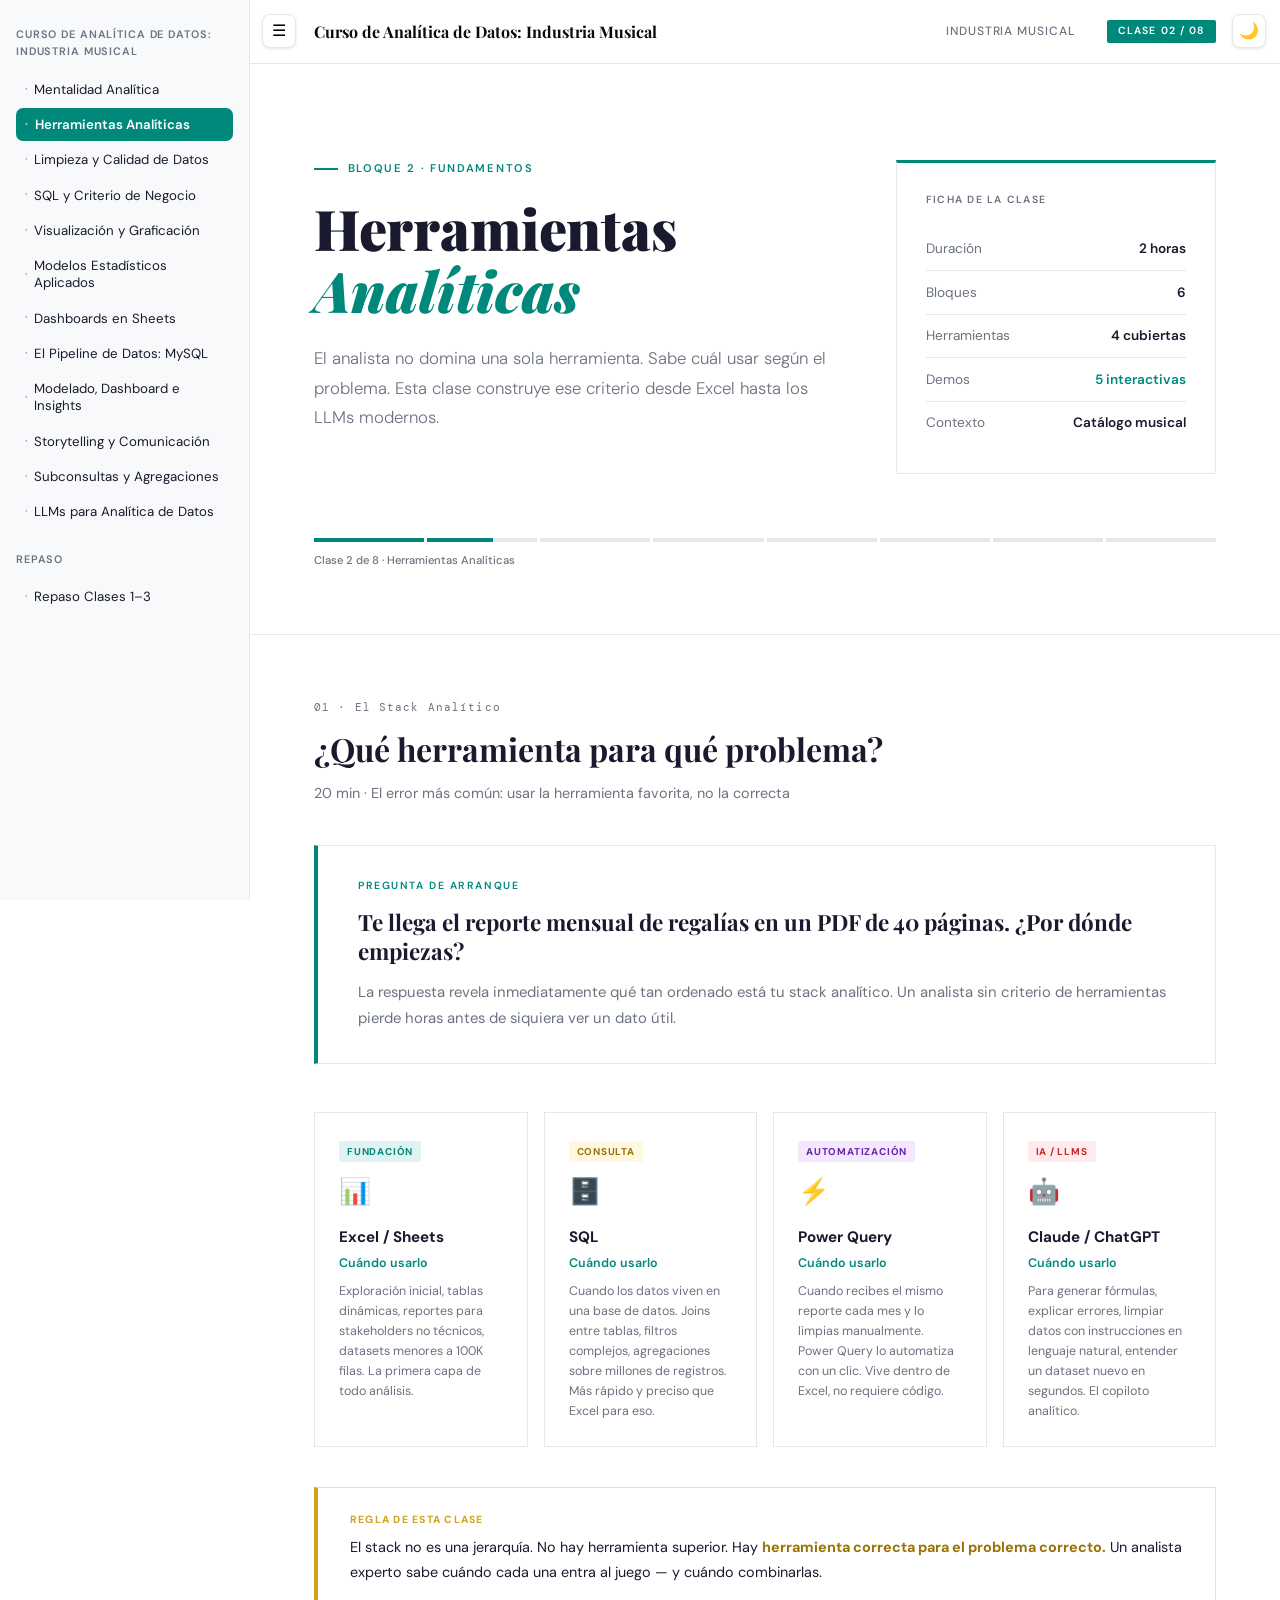
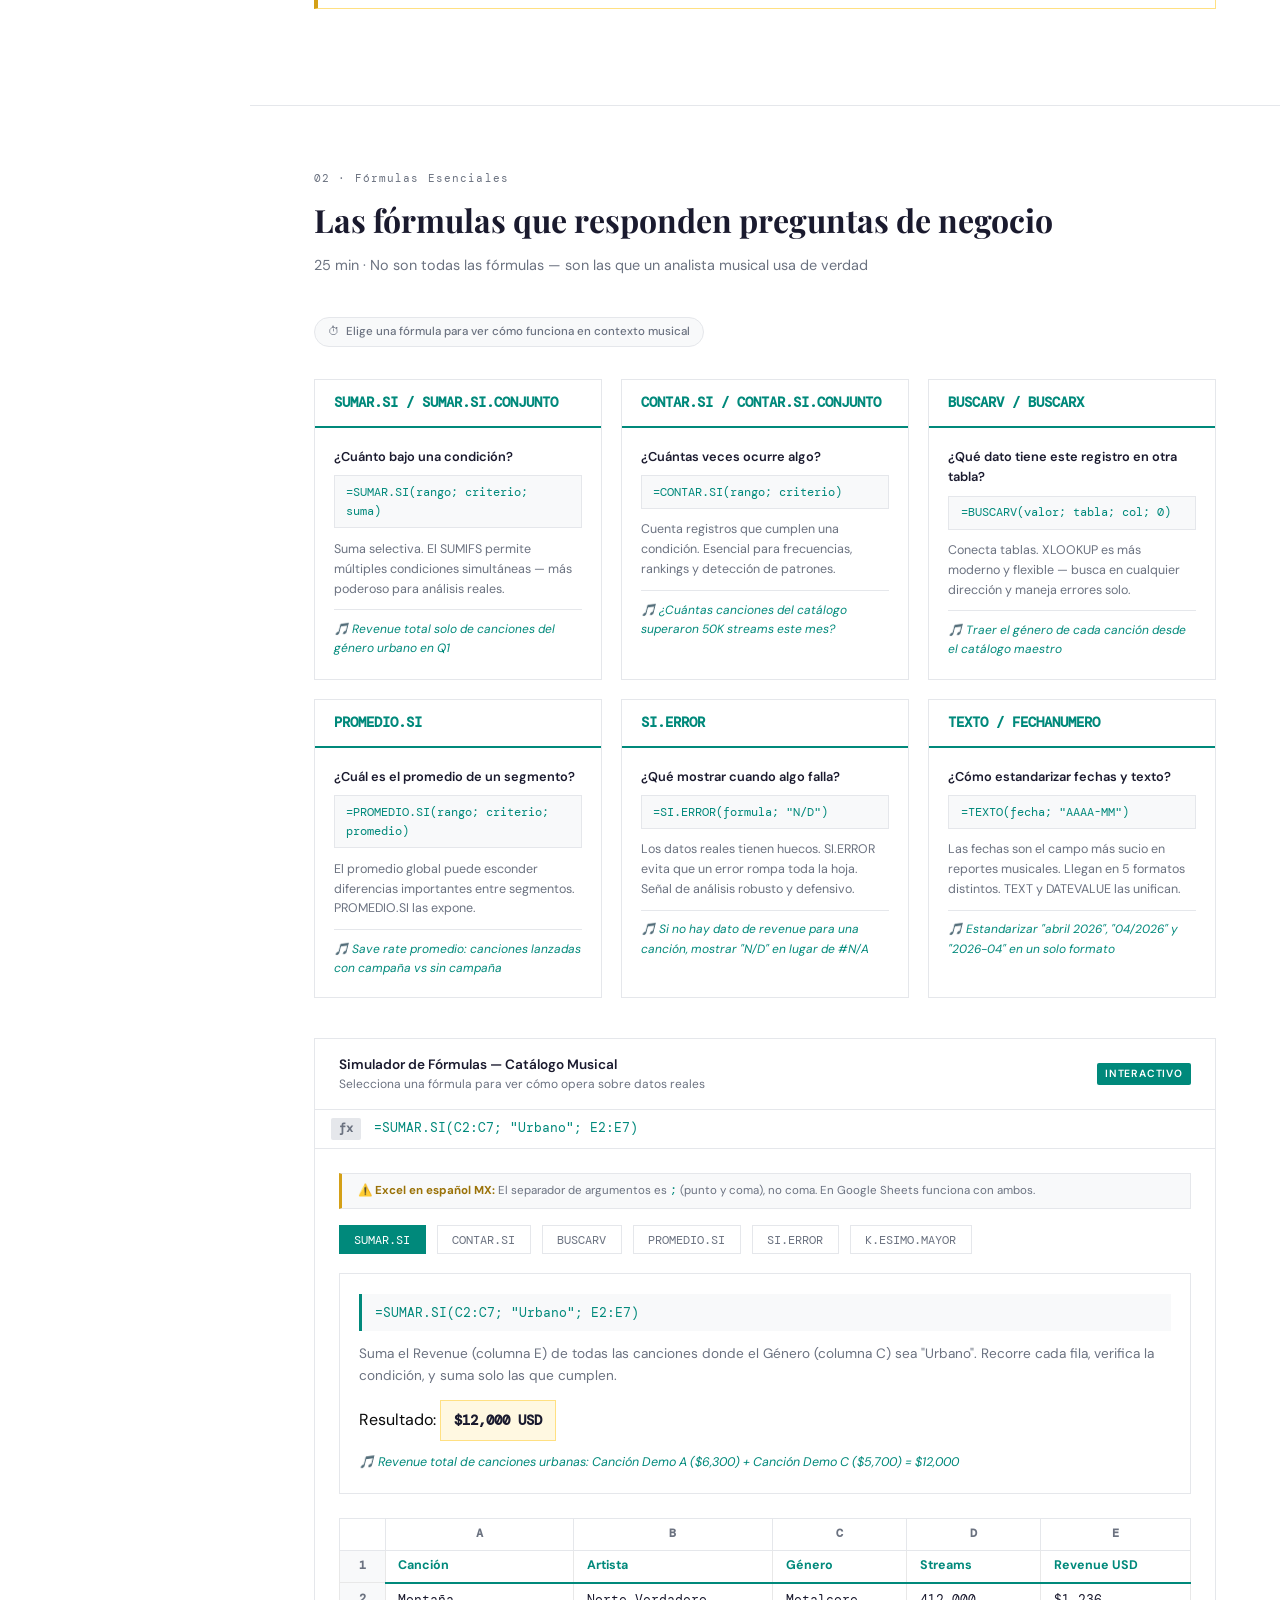
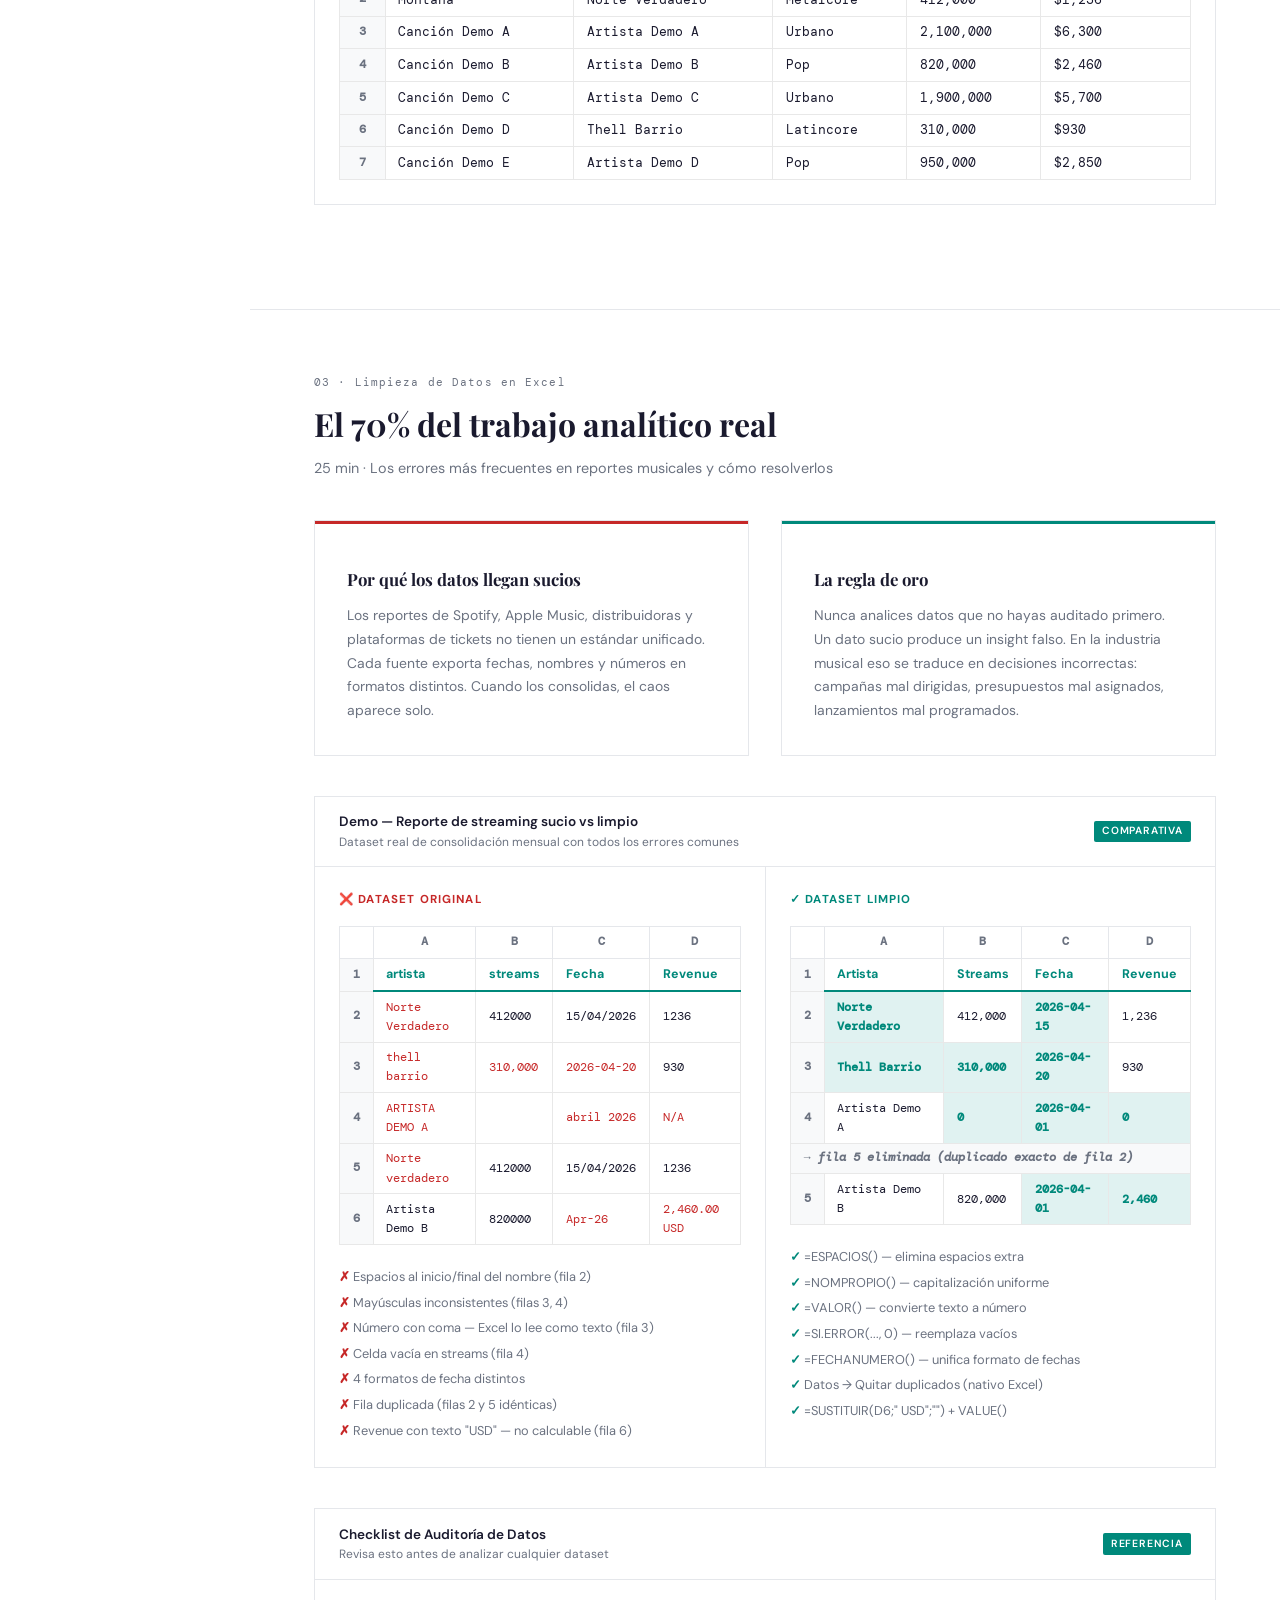
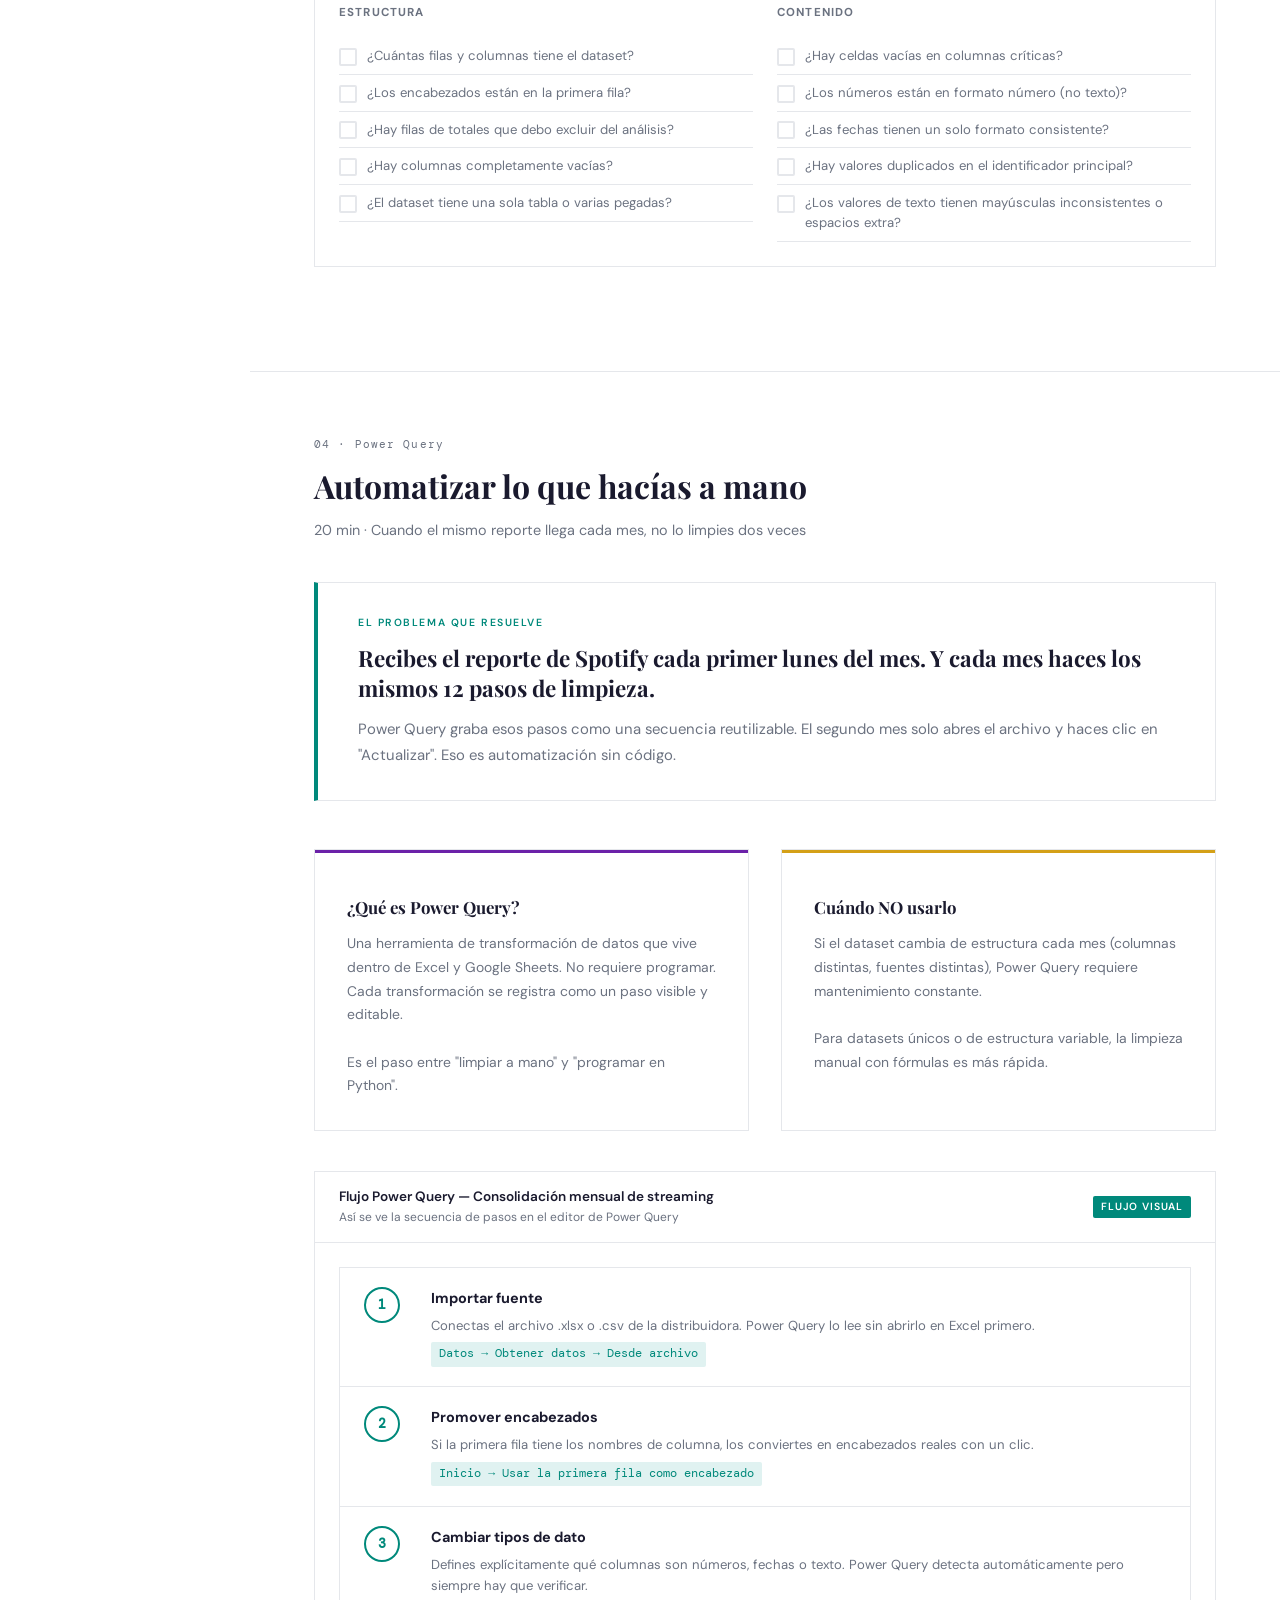
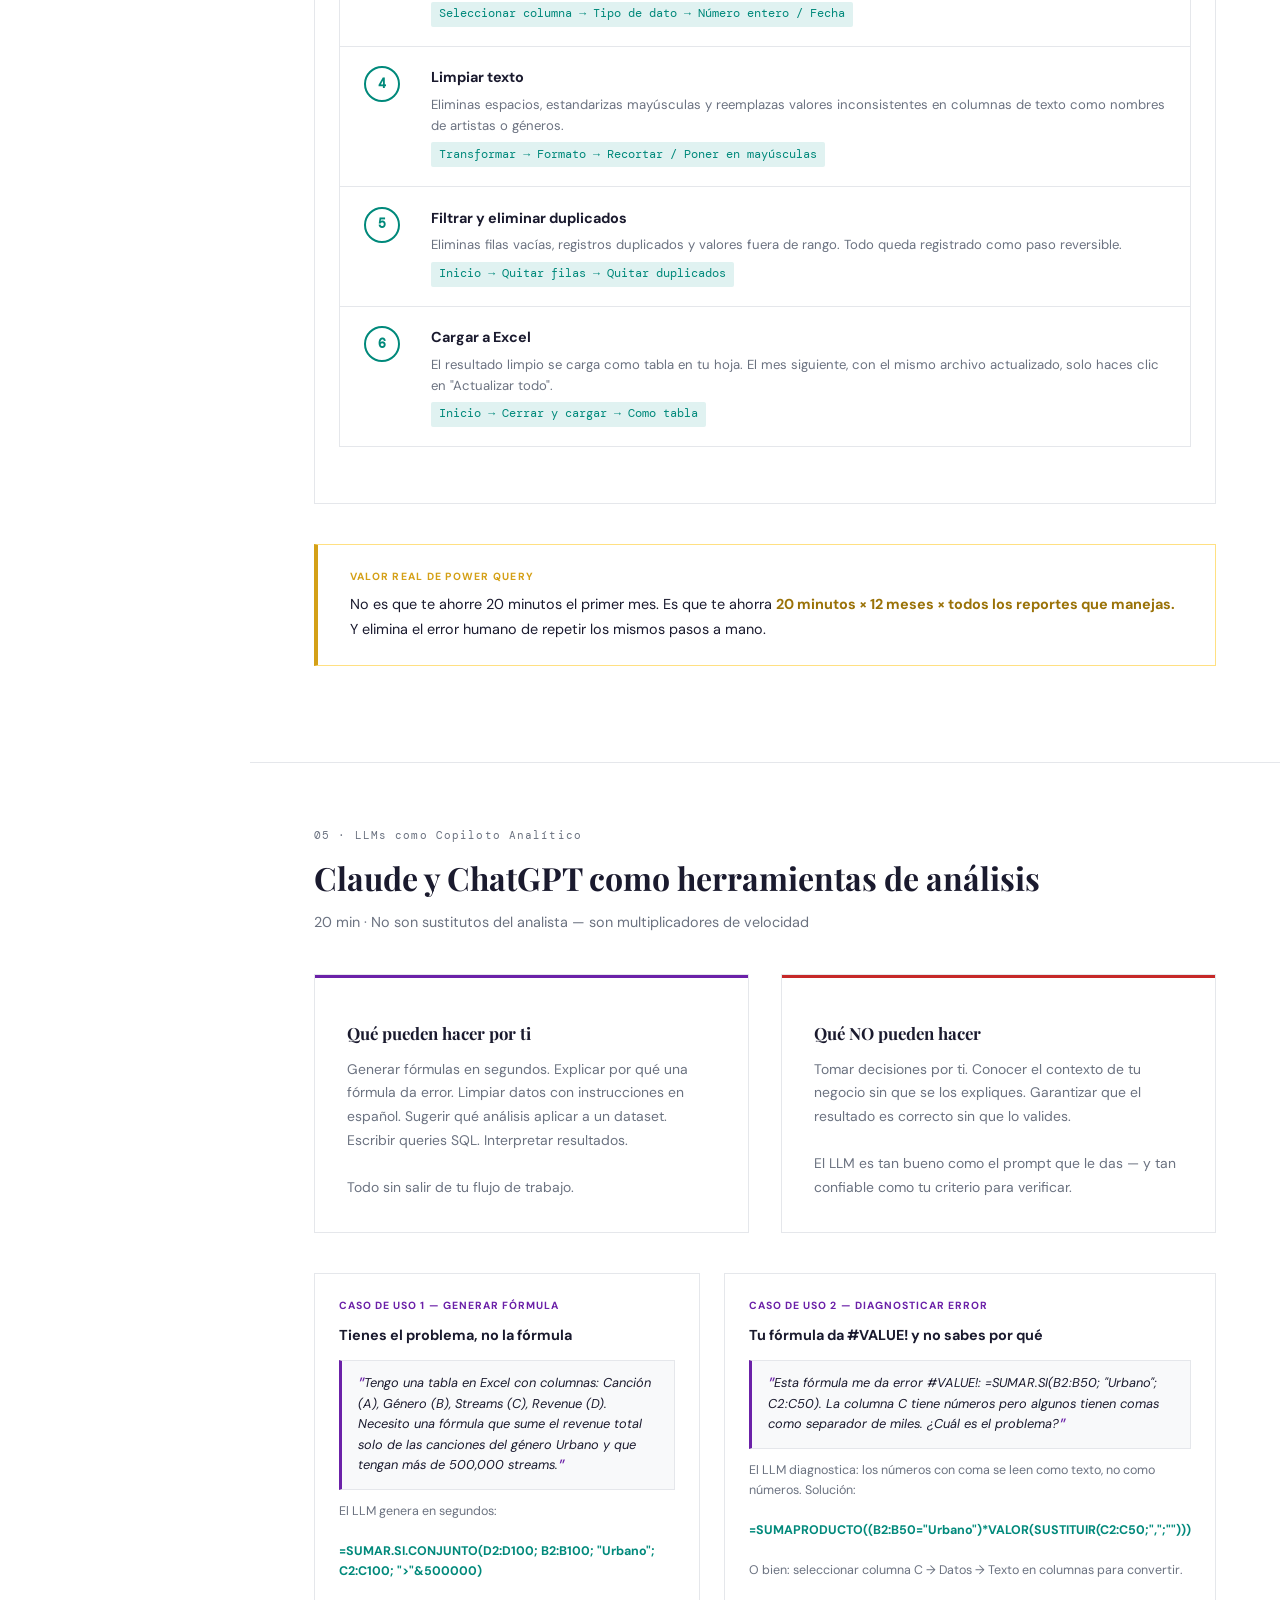
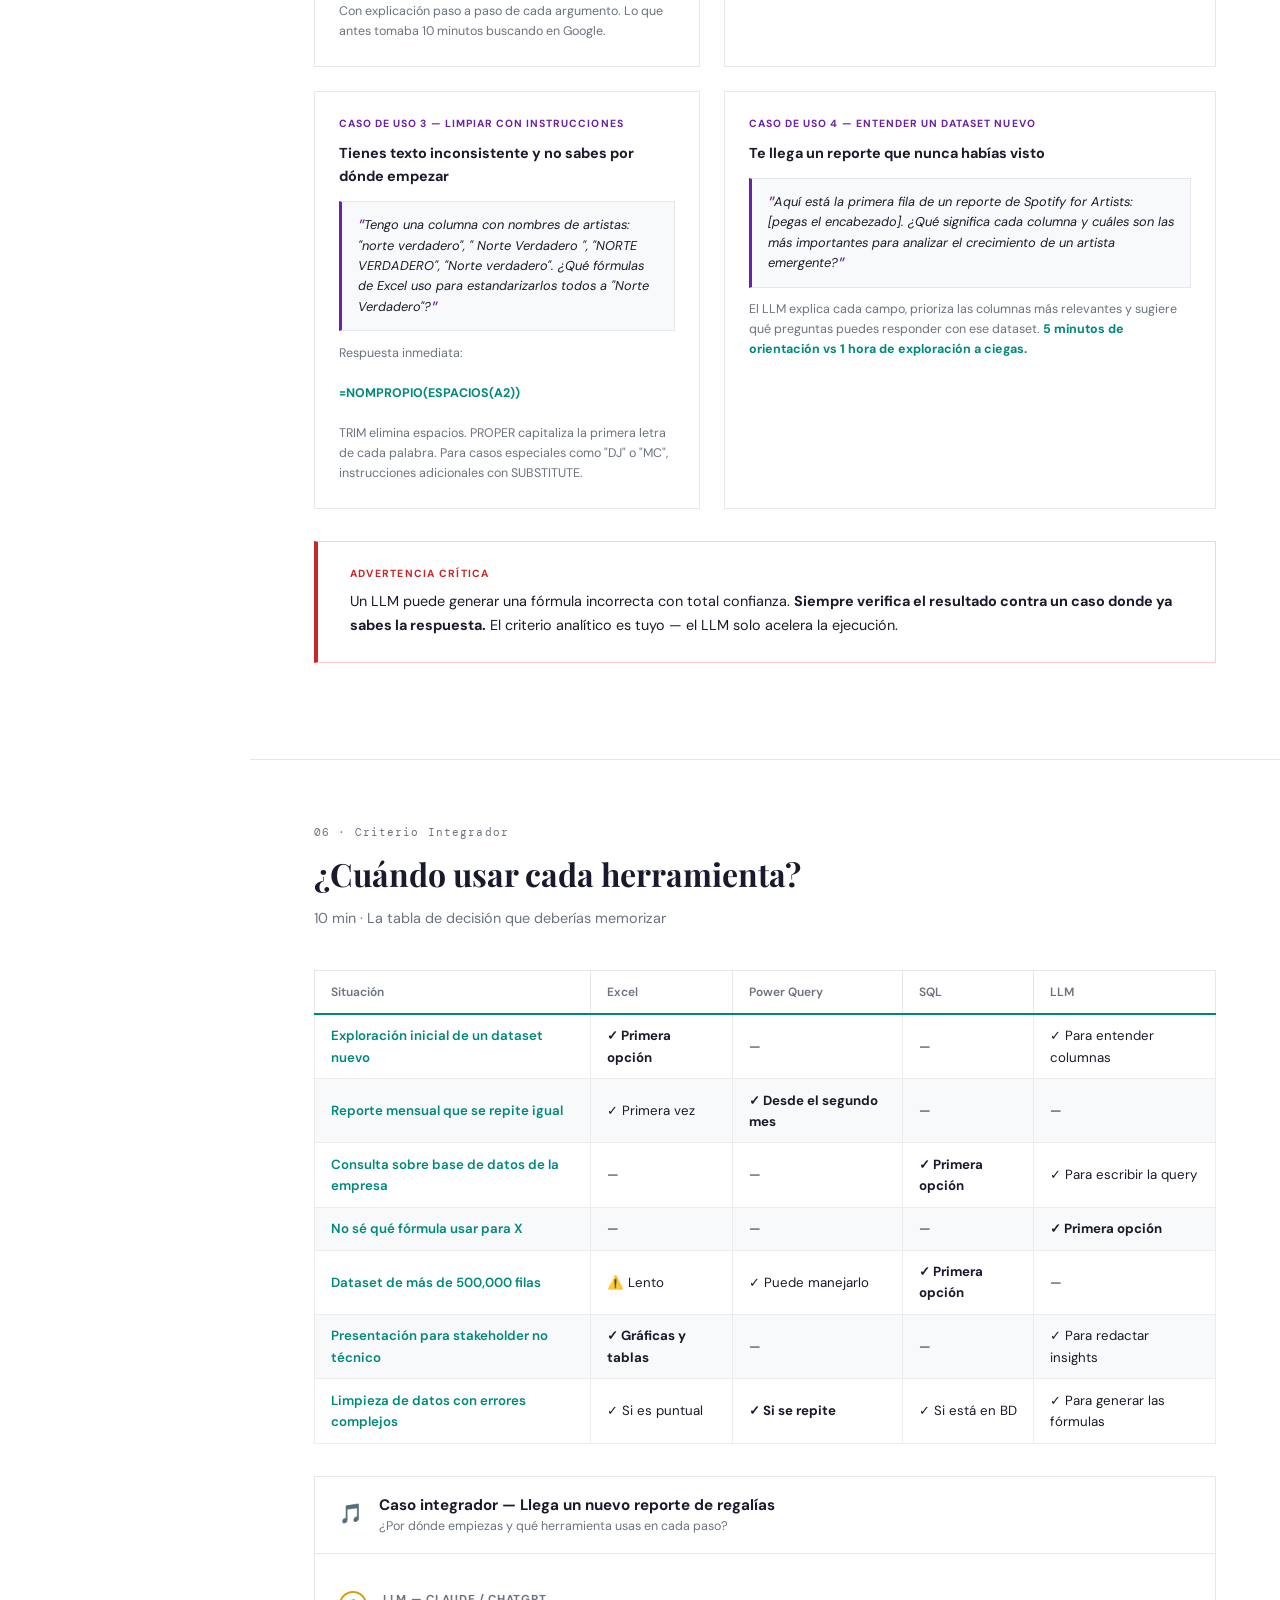
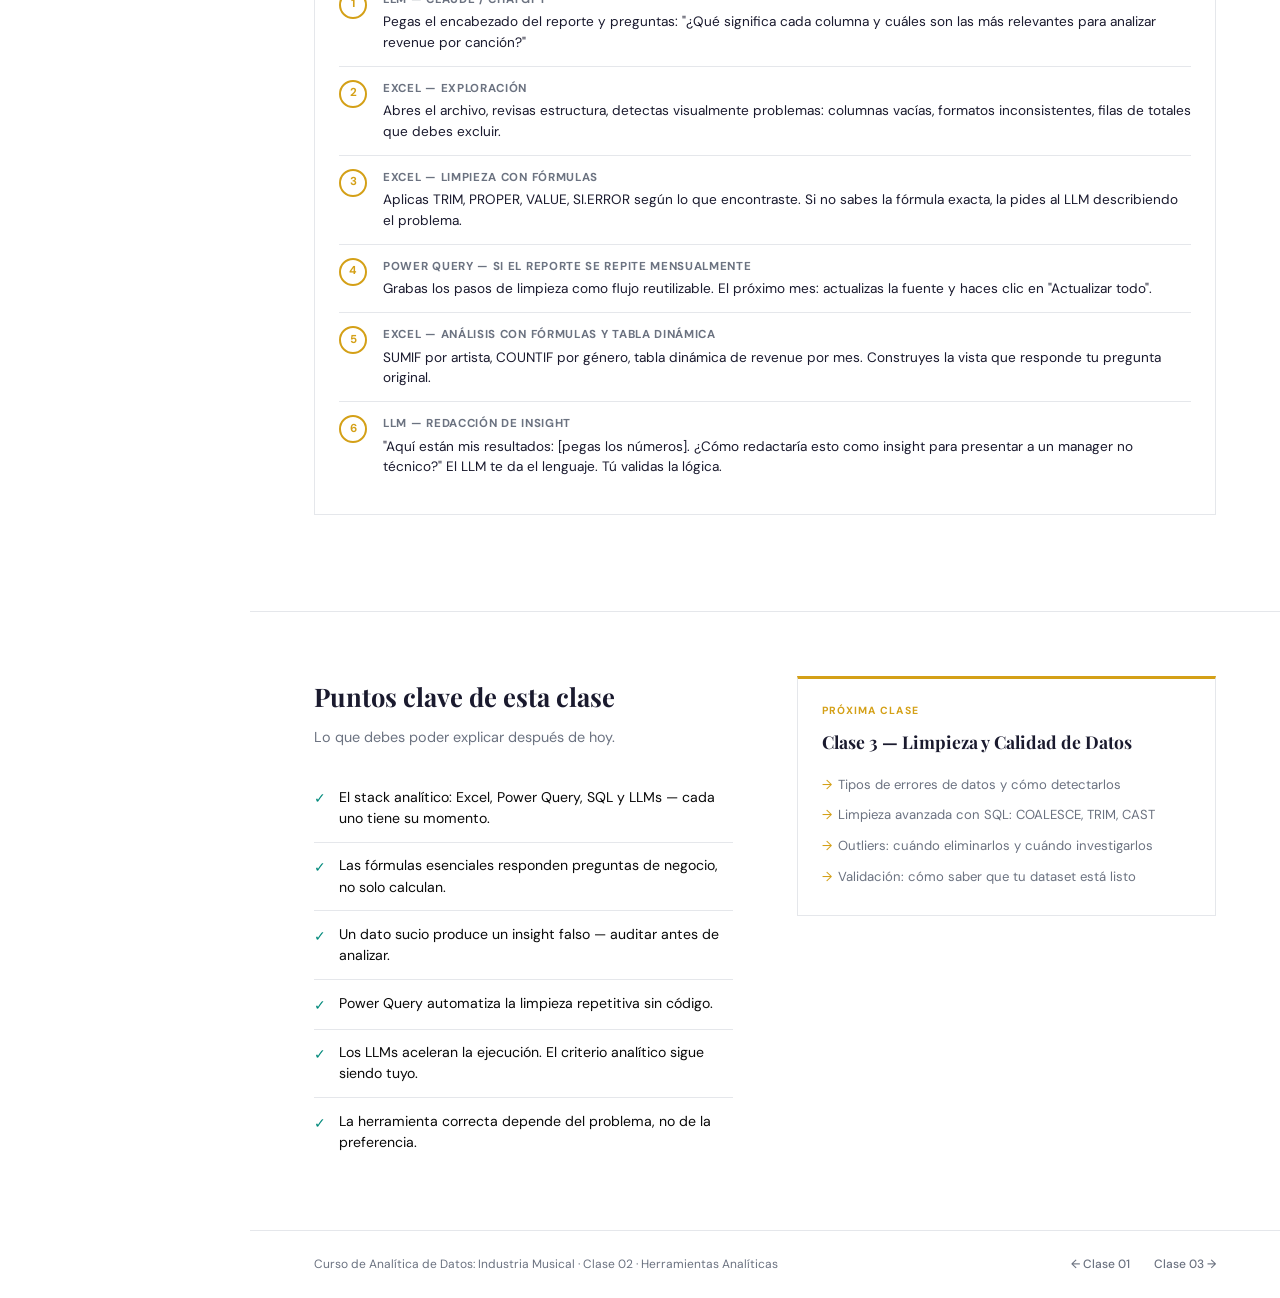
<file: clases/clase2_herramientas_analiticas_1.html>
<!DOCTYPE html>
<html lang="es">
<head>
<meta charset="UTF-8">
<meta name="color-scheme" content="light">
<meta name="viewport" content="width=device-width, initial-scale=1.0">
<title>Clase 2 — Herramientas Analíticas</title>
<link href="https://fonts.googleapis.com/css2?family=Playfair+Display:ital,wght@0,400;0,700;0,900;1,400&family=DM+Sans:wght@300;400;500;600&family=DM+Mono:wght@400;500&display=swap" rel="stylesheet">
<style>
  :root {
    color-scheme: light;
    --black: #0a0a0a; --ink: #1a1a2e; --teal: #00897B; --teal-light: #e0f2f1;
    --gold: #D4A017; --gold-light: #FFF8E1; --red: #C62828; --red-light: #FFEBEE;
    --gray: #6B7280; --light: #F8F9FA; --border: #E5E7EB; --white: #ffffff;
    --purple: #6B21A8; --purple-light: #F3E8FF;
  }
  * { margin:0; padding:0; box-sizing:border-box; }
  html, body { background:#ffffff !important; color:#0a0a0a !important; }
  body { font-family:'DM Sans',sans-serif; line-height:1.6; }

  @media (prefers-color-scheme: dark) {
    html, body { background-color:#ffffff !important; color:#0a0a0a !important; }
    * { background-color: inherit; color: inherit; }
    .header { background:#ffffff !important; }
    section, footer, .hero, .progress-section, .closing,
    .hook-box, .card, .sim-container, .formula-card,
    .insight-box, .next-class, .hero-sidebar,
    .stack-card, .formula-demo, .pq-step, .llm-card,
    .case-final { background-color:#ffffff !important; }
  }

  /* HEADER */
  .header { border-bottom:1px solid var(--border); padding:0 4rem; display:flex; align-items:center; justify-content:space-between; height:64px; position:sticky; top:0; background:#ffffff; z-index:100; }
  .header-logo { font-family:'Playfair Display',serif; font-size:1rem; font-weight:700; }
  .header-meta { display:flex; gap:2rem; font-size:0.75rem; color:var(--gray); font-weight:500; letter-spacing:0.08em; text-transform:uppercase; align-items:center; }
  .header-badge { background:var(--teal); color:white; padding:0.2rem 0.7rem; border-radius:2px; font-size:0.65rem; font-weight:600; letter-spacing:0.1em; }

  /* HERO */
  .hero { padding:6rem 4rem 4rem; max-width:1100px; margin:0 auto; display:grid; grid-template-columns:1fr 320px; gap:4rem; align-items:start; }
  .hero-eyebrow { font-size:0.7rem; font-weight:600; letter-spacing:0.15em; text-transform:uppercase; color:var(--teal); margin-bottom:1.2rem; display:flex; align-items:center; gap:0.6rem; }
  .hero-eyebrow::before { content:''; display:inline-block; width:24px; height:2px; background:var(--teal); }
  .hero h1 { font-family:'Playfair Display',serif; font-size:3.5rem; line-height:1.1; font-weight:900; color:var(--ink); margin-bottom:1.5rem; }
  .hero h1 em { font-style:italic; color:var(--teal); }
  .hero-desc { font-size:1.05rem; color:var(--gray); max-width:520px; line-height:1.75; font-weight:300; }
  .hero-sidebar { border:1px solid var(--border); border-top:3px solid var(--teal); padding:1.8rem; }
  .sidebar-title { font-size:0.65rem; font-weight:600; letter-spacing:0.12em; text-transform:uppercase; color:var(--gray); margin-bottom:1.2rem; }
  .sidebar-item { display:flex; justify-content:space-between; align-items:center; padding:0.65rem 0; border-bottom:1px solid var(--border); font-size:0.85rem; }
  .sidebar-item:last-child { border-bottom:none; }
  .sidebar-label { color:var(--gray); }
  .sidebar-value { font-weight:600; color:var(--ink); }
  .sidebar-value.teal { color:var(--teal); }

  /* PROGRESS */
  .progress-section { max-width:1100px; margin:0 auto; padding:0 4rem 4rem; }
  .progress-track { display:flex; gap:3px; margin-bottom:0.6rem; }
  .progress-step { flex:1; height:4px; background:var(--border); }
  .progress-step.active { background:var(--teal); }
  .progress-step.current { background:linear-gradient(90deg,var(--teal) 60%,var(--border) 60%); }
  .progress-label { font-size:0.7rem; color:var(--gray); font-weight:500; }

  /* SECTIONS */
  section { max-width:1100px; margin:0 auto; padding:4rem; border-top:1px solid var(--border); }
  .section-number { font-family:'DM Mono',monospace; font-size:0.7rem; color:var(--gray); letter-spacing:0.1em; margin-bottom:0.4rem; }
  .section-title { font-family:'Playfair Display',serif; font-size:2rem; font-weight:700; color:var(--ink); margin-bottom:0.5rem; }
  .section-subtitle { font-size:0.9rem; color:var(--gray); margin-bottom:2.5rem; }
  .time-pill { display:inline-flex; align-items:center; gap:0.4rem; background:var(--light); border:1px solid var(--border); padding:0.3rem 0.8rem; border-radius:20px; font-size:0.72rem; color:var(--gray); font-weight:500; margin-bottom:2rem; }
  .time-pill::before { content:'⏱'; }

  /* HOOK */
  .hook-box { background:#ffffff; border:1px solid var(--border); border-left:4px solid var(--teal); padding:2rem 2.5rem; margin-bottom:3rem; }
  .hook-label { font-size:0.65rem; font-weight:600; letter-spacing:0.15em; text-transform:uppercase; color:var(--teal); margin-bottom:0.8rem; }
  .hook-box h3 { font-family:'Playfair Display',serif; font-size:1.4rem; font-weight:700; line-height:1.3; margin-bottom:0.8rem; color:var(--ink); }
  .hook-box p { font-size:0.93rem; color:var(--gray); line-height:1.75; }

  /* INSIGHT */
  .insight-box { background:#ffffff; border:1px solid #FFE082; border-left:4px solid var(--gold); padding:1.5rem 2rem; margin:2rem 0; }
  .insight-label { font-size:0.65rem; font-weight:700; letter-spacing:0.12em; text-transform:uppercase; color:var(--gold); margin-bottom:0.4rem; }
  .insight-box p { font-size:0.9rem; color:var(--ink); line-height:1.7; }
  .insight-box strong { color:#9A7208; }

  /* WARNING */
  .warning-box { background:#ffffff; border:1px solid #FFCDD2; border-left:4px solid var(--red); padding:1.5rem 2rem; margin:2rem 0; }
  .warning-label { font-size:0.65rem; font-weight:700; letter-spacing:0.12em; text-transform:uppercase; color:var(--red); margin-bottom:0.4rem; }
  .warning-box p { font-size:0.9rem; color:var(--ink); line-height:1.7; }

  /* CARDS */
  .two-col { display:grid; grid-template-columns:1fr 1fr; gap:2rem; margin-bottom:2.5rem; }
  .three-col { display:grid; grid-template-columns:repeat(3,1fr); gap:1.5rem; margin-bottom:2.5rem; }
  .card { border:1px solid var(--border); padding:2rem; position:relative; background:#ffffff; }
  .card-accent { position:absolute; top:0; left:0; width:100%; height:3px; }
  .card h4 { font-family:'Playfair Display',serif; font-size:1.05rem; font-weight:700; margin-bottom:0.7rem; color:var(--ink); margin-top:0.8rem; }
  .card p { font-size:0.87rem; color:var(--gray); line-height:1.7; }

  /* STACK CARDS */
  .stack-grid { display:grid; grid-template-columns:repeat(4,1fr); gap:1rem; margin-bottom:2.5rem; }
  .stack-card { border:1px solid var(--border); padding:1.5rem; background:#ffffff; }
  .stack-icon { font-size:1.6rem; margin-bottom:0.8rem; }
  .stack-name { font-weight:700; font-size:0.95rem; color:var(--ink); margin-bottom:0.3rem; }
  .stack-when { font-size:0.78rem; color:var(--teal); font-weight:600; margin-bottom:0.5rem; }
  .stack-desc { font-size:0.78rem; color:var(--gray); line-height:1.6; }
  .stack-tag { display:inline-block; font-size:0.62rem; font-weight:700; letter-spacing:0.08em; text-transform:uppercase; padding:0.15rem 0.5rem; border-radius:2px; margin-bottom:0.6rem; }
  .stack-tag.fundacion { background:var(--teal-light); color:var(--teal); }
  .stack-tag.consulta { background:var(--gold-light); color:#9A7208; }
  .stack-tag.auto { background:var(--purple-light); color:var(--purple); }
  .stack-tag.ai { background:var(--red-light); color:var(--red); }

  /* SIM CONTAINER */
  .sim-container { border:1px solid var(--border); overflow:hidden; margin-bottom:2.5rem; background:#ffffff; }
  .sim-header { background:#ffffff; border-bottom:1px solid var(--border); padding:0.9rem 1.5rem; display:flex; align-items:center; gap:0.8rem; }
  .sim-header-title { font-size:0.85rem; font-weight:600; color:var(--ink); }
  .sim-header-sub { font-size:0.75rem; color:var(--gray); }
  .sim-tag { background:var(--teal); color:white; font-size:0.65rem; font-weight:600; padding:0.15rem 0.5rem; border-radius:2px; letter-spacing:0.08em; margin-left:auto; flex-shrink:0; }

  /* FORMULA BAR */
  .formula-bar { background:#ffffff; border-bottom:1px solid var(--border); padding:0.5rem 1rem; display:flex; align-items:center; gap:0.8rem; font-family:'DM Mono',monospace; font-size:0.8rem; }
  .formula-bar-label { color:var(--gray); font-size:0.72rem; background:var(--border); padding:0.1rem 0.5rem; border-radius:2px; font-weight:600; }
  .formula-bar-content { color:var(--teal); flex:1; }

  /* SPREADSHEET */
  .spreadsheet { width:100%; border-collapse:collapse; font-family:'DM Mono',monospace; font-size:0.8rem; }
  .spreadsheet th { background:#ffffff; border:1px solid var(--border); padding:0.4rem 0.8rem; font-weight:600; color:var(--gray); text-align:center; font-size:0.72rem; }
  .spreadsheet td { border:1px solid #E8E8E8; padding:0.35rem 0.8rem; color:var(--ink); background:#ffffff; }
  .spreadsheet td.row-header { background:var(--light); color:var(--gray); text-align:center; font-weight:600; font-size:0.72rem; }
  .spreadsheet td.col-header { background:#ffffff; color:var(--teal); font-weight:700; font-size:0.78rem; font-family:'DM Sans',sans-serif; border-bottom:2px solid var(--teal); }
  .spreadsheet td.highlight { background:var(--teal-light); font-weight:600; color:var(--teal); }
  .spreadsheet td.result { background:var(--gold-light); font-weight:700; color:#9A7208; }
  .spreadsheet td.error { background:var(--red-light); color:var(--red); font-weight:600; }

  /* FORMULA CARDS */
  .formula-grid { display:grid; grid-template-columns:repeat(3,1fr); gap:1.2rem; margin-bottom:2.5rem; }
  .formula-card { border:1px solid var(--border); overflow:hidden; background:#ffffff; }
  .fc-header { background:#ffffff; border-bottom:2px solid var(--teal); padding:0.75rem 1.2rem; }
  .fc-name { font-family:'DM Mono',monospace; font-size:0.85rem; font-weight:600; color:var(--teal); }
  .fc-body { padding:1.2rem; }
  .fc-question { font-size:0.8rem; font-weight:600; color:var(--ink); margin-bottom:0.5rem; }
  .fc-syntax { font-family:'DM Mono',monospace; font-size:0.75rem; background:var(--light); border:1px solid var(--border); padding:0.4rem 0.7rem; color:var(--teal); margin-bottom:0.7rem; display:block; }
  .fc-example { font-size:0.78rem; color:var(--gray); line-height:1.6; }
  .fc-music { font-size:0.75rem; color:var(--teal); font-style:italic; margin-top:0.6rem; padding-top:0.6rem; border-top:1px solid var(--border); }

  /* FORMULA SIMULATOR */
  .formula-demo { padding:1.5rem; background:#ffffff; }
  .fd-controls { display:flex; gap:0.7rem; flex-wrap:wrap; margin-bottom:1.2rem; }
  .fd-btn { border:1px solid var(--border); background:#ffffff; padding:0.35rem 0.9rem; font-size:0.78rem; cursor:pointer; font-family:'DM Mono',monospace; color:var(--gray); transition:all 0.15s; }
  .fd-btn.active { background:var(--teal); color:white; border-color:var(--teal); }
  .fd-btn:hover:not(.active) { border-color:var(--teal); color:var(--teal); }
  .fd-result { border:1px solid var(--border); padding:1.2rem; background:#ffffff; }
  .fd-formula { font-family:'DM Mono',monospace; font-size:0.82rem; color:var(--teal); margin-bottom:0.8rem; padding:0.5rem 0.8rem; background:var(--light); border-left:3px solid var(--teal); }
  .fd-explanation { font-size:0.85rem; color:var(--gray); margin-bottom:0.8rem; line-height:1.6; }
  .fd-output { font-family:'DM Mono',monospace; font-size:0.9rem; font-weight:700; color:var(--ink); padding:0.5rem 0.8rem; background:var(--gold-light); border:1px solid #FFE082; display:inline-block; }
  .fd-music { font-size:0.78rem; color:var(--teal); font-style:italic; margin-top:0.8rem; }

  /* CLEAN COMPARISON */
  .clean-grid { display:grid; grid-template-columns:1fr 1fr; }
  .clean-panel { padding:1.5rem; background:#ffffff; }
  .clean-panel+.clean-panel { border-left:1px solid var(--border); }
  .clean-label { font-size:0.72rem; font-weight:700; text-transform:uppercase; letter-spacing:0.1em; margin-bottom:1rem; display:flex; align-items:center; gap:0.5rem; }
  .clean-list { list-style:none; font-size:0.8rem; color:var(--gray); line-height:2; }
  .clean-list.bad li::before { content:'✗  '; color:var(--red); font-weight:700; }
  .clean-list.good li::before { content:'✓  '; color:var(--teal); font-weight:700; }

  /* POWER QUERY STEPS */
  .pq-flow { display:flex; flex-direction:column; gap:0; margin-bottom:2rem; }
  .pq-step { display:grid; grid-template-columns:48px 1fr; gap:1.2rem; padding:1.2rem 1.5rem; background:#ffffff; border:1px solid var(--border); border-top:none; align-items:start; }
  .pq-step:first-child { border-top:1px solid var(--border); }
  .pq-step:hover { background:var(--light); }
  .pq-num { width:36px; height:36px; border-radius:50%; border:2px solid var(--teal); display:flex; align-items:center; justify-content:center; font-family:'DM Mono',monospace; font-size:0.8rem; font-weight:700; color:var(--teal); flex-shrink:0; }
  .pq-content h5 { font-weight:700; font-size:0.9rem; color:var(--ink); margin-bottom:0.3rem; }
  .pq-content p { font-size:0.82rem; color:var(--gray); line-height:1.6; }
  .pq-action { font-family:'DM Mono',monospace; font-size:0.72rem; color:var(--teal); background:var(--teal-light); padding:0.2rem 0.5rem; border-radius:2px; display:inline-block; margin-top:0.4rem; }

  /* LLM CARDS */
  .llm-grid { display:grid; grid-template-columns:1fr 1fr; gap:1.5rem; margin-bottom:2rem; }
  .llm-card { border:1px solid var(--border); padding:1.5rem; background:#ffffff; }
  .llm-type { font-size:0.65rem; font-weight:700; letter-spacing:0.1em; text-transform:uppercase; color:var(--purple); margin-bottom:0.6rem; }
  .llm-card h5 { font-weight:700; font-size:0.9rem; color:var(--ink); margin-bottom:0.8rem; }
  .llm-prompt { background:var(--light); border:1px solid var(--border); border-left:3px solid var(--purple); padding:0.8rem 1rem; font-size:0.8rem; color:var(--ink); line-height:1.6; margin-bottom:0.8rem; font-style:italic; }
  .llm-prompt::before { content:'"'; color:var(--purple); font-size:1.2rem; line-height:0; vertical-align:-0.3rem; }
  .llm-prompt::after { content:'"'; color:var(--purple); font-size:1.2rem; line-height:0; vertical-align:-0.3rem; }
  .llm-result { font-size:0.78rem; color:var(--gray); line-height:1.6; }
  .llm-result strong { color:var(--teal); }

  /* DECISION TABLE */
  .decision-table { width:100%; border-collapse:collapse; font-size:0.83rem; margin-bottom:2rem; }
  .decision-table th { background:#ffffff; border:1px solid var(--border); padding:0.7rem 1rem; text-align:left; font-size:0.75rem; color:var(--gray); font-weight:600; border-bottom:2px solid var(--teal); }
  .decision-table td { border:1px solid #ECECEC; padding:0.65rem 1rem; color:var(--ink); background:#ffffff; }
  .decision-table tr:nth-child(even) td { background:var(--light); }
  .decision-table td:first-child { font-weight:600; color:var(--teal); }
  .check { color:var(--teal); font-weight:700; }
  .cross { color:var(--red); }

  /* CASE FINAL */
  .case-final { border:1px solid var(--border); background:#ffffff; overflow:hidden; margin-bottom:2rem; }
  .case-final-header { background:#ffffff; border-bottom:1px solid var(--border); padding:1rem 1.5rem; display:flex; align-items:center; gap:1rem; }
  .case-final-title { font-weight:700; font-size:0.95rem; color:var(--ink); }
  .case-final-body { padding:1.5rem; }
  .case-step { display:flex; gap:1rem; padding:0.8rem 0; border-bottom:1px solid var(--border); align-items:flex-start; }
  .case-step:last-child { border-bottom:none; }
  .cs-num { width:28px; height:28px; border:2px solid var(--gold); border-radius:50%; display:flex; align-items:center; justify-content:center; font-size:0.72rem; font-weight:700; color:var(--gold); flex-shrink:0; }
  .cs-tool { font-size:0.72rem; font-weight:700; color:var(--gray); text-transform:uppercase; letter-spacing:0.06em; margin-bottom:0.2rem; }
  .cs-action { font-size:0.85rem; color:var(--ink); line-height:1.5; }

  /* CLOSING */
  .closing { background:#ffffff; border-top:1px solid var(--border); padding:4rem; }
  .closing-inner { max-width:1100px; margin:0 auto; display:grid; grid-template-columns:1fr 1fr; gap:4rem; }
  .closing h3 { font-family:'Playfair Display',serif; font-size:1.6rem; font-weight:700; color:var(--ink); margin-bottom:0.5rem; }
  .closing p { font-size:0.9rem; color:var(--gray); line-height:1.7; margin-bottom:1.5rem; }
  .next-class { border:1px solid var(--border); border-top:3px solid var(--gold); padding:1.5rem; background:#ffffff; }
  .nc-label { font-size:0.65rem; font-weight:700; letter-spacing:0.12em; text-transform:uppercase; color:var(--gold); margin-bottom:0.5rem; }
  .nc-title { font-family:'Playfair Display',serif; font-size:1.1rem; font-weight:700; color:var(--ink); margin-bottom:0.8rem; }
  .nc-items { list-style:none; font-size:0.82rem; color:var(--gray); }
  .nc-items li { padding:0.3rem 0; padding-left:1rem; position:relative; }
  .nc-items li::before { content:'→'; position:absolute; left:0; color:var(--gold); }
  .key-takeaways { list-style:none; }
  .key-takeaways li { display:flex; gap:0.8rem; padding:0.8rem 0; border-bottom:1px solid var(--border); font-size:0.88rem; align-items:flex-start; line-height:1.5; }
  .key-takeaways li:last-child { border-bottom:none; }
  .kt-check { color:var(--teal); flex-shrink:0; margin-top:0.1rem; }

  footer { border-top:1px solid var(--border); padding:1.5rem 4rem; display:flex; justify-content:space-between; align-items:center; }
  footer span { font-size:0.75rem; color:var(--gray); }
  .footer-nav { display:flex; gap:1.5rem; }
  .footer-nav a { font-size:0.75rem; color:var(--gray); text-decoration:none; font-weight:500; }
  .footer-nav a:hover { color:var(--teal); }

  @media(max-width:768px){
    .hero,.two-col,.three-col,.formula-grid,.llm-grid,.clean-grid,.closing-inner,.stack-grid{grid-template-columns:1fr;}
    .header,section,footer,.progress-section,.closing{padding-left:1.5rem;padding-right:1.5rem;}
    .hero{padding:3rem 1.5rem 2rem;}
    .hero h1{font-size:2.4rem;}
  }
</style>
<link rel="stylesheet" href="shared-chrome.css?v=4">
</head>
<body>

<header class="header">
  <div class="header-logo">Curso de Analítica de Datos: Industria Musical</div>
  <div class="header-meta">
    <span>Industria Musical</span>
    <span class="header-badge">Clase 02 / 08</span>
  </div>
</header>

<div class="hero">
  <div>
    <div class="hero-eyebrow">Bloque 2 · Fundamentos</div>
    <h1>Herramientas<br><em>Analíticas</em></h1>
    <p class="hero-desc">El analista no domina una sola herramienta. Sabe cuál usar según el problema. Esta clase construye ese criterio desde Excel hasta los LLMs modernos.</p>
  </div>
  <div class="hero-sidebar">
    <div class="sidebar-title">Ficha de la clase</div>
    <div class="sidebar-item"><span class="sidebar-label">Duración</span> <span class="sidebar-value">2 horas</span></div>
    <div class="sidebar-item"><span class="sidebar-label">Bloques</span> <span class="sidebar-value">6</span></div>
    <div class="sidebar-item"><span class="sidebar-label">Herramientas</span> <span class="sidebar-value">4 cubiertas</span></div>
    <div class="sidebar-item"><span class="sidebar-label">Demos</span> <span class="sidebar-value teal">5 interactivas</span></div>
    <div class="sidebar-item"><span class="sidebar-label">Contexto</span> <span class="sidebar-value">Catálogo musical</span></div>
  </div>
</div>

<div class="progress-section">
  <div class="progress-track">
    <div class="progress-step active"></div>
    <div class="progress-step current"></div>
    <div class="progress-step"></div>
    <div class="progress-step"></div>
    <div class="progress-step"></div>
    <div class="progress-step"></div>
    <div class="progress-step"></div>
    <div class="progress-step"></div>
  </div>
  <div class="progress-label">Clase 2 de 8 · Herramientas Analíticas</div>
</div>

<!-- BLOQUE 1 — EL STACK -->
<section>
  <div class="section-number">01 · El Stack Analítico</div>
  <div class="section-title">¿Qué herramienta para qué problema?</div>
  <div class="section-subtitle">20 min · El error más común: usar la herramienta favorita, no la correcta</div>

  <div class="hook-box">
    <div class="hook-label">Pregunta de arranque</div>
    <h3>Te llega el reporte mensual de regalías en un PDF de 40 páginas. ¿Por dónde empiezas?</h3>
    <p>La respuesta revela inmediatamente qué tan ordenado está tu stack analítico. Un analista sin criterio de herramientas pierde horas antes de siquiera ver un dato útil.</p>
  </div>

  <div class="stack-grid">
    <div class="stack-card">
      <div class="stack-tag fundacion">Fundación</div>
      <div class="stack-icon">📊</div>
      <div class="stack-name">Excel / Sheets</div>
      <div class="stack-when">Cuándo usarlo</div>
      <div class="stack-desc">Exploración inicial, tablas dinámicas, reportes para stakeholders no técnicos, datasets menores a 100K filas. La primera capa de todo análisis.</div>
    </div>
    <div class="stack-card">
      <div class="stack-tag consulta">Consulta</div>
      <div class="stack-icon">🗄️</div>
      <div class="stack-name">SQL</div>
      <div class="stack-when">Cuándo usarlo</div>
      <div class="stack-desc">Cuando los datos viven en una base de datos. Joins entre tablas, filtros complejos, agregaciones sobre millones de registros. Más rápido y preciso que Excel para eso.</div>
    </div>
    <div class="stack-card">
      <div class="stack-tag auto">Automatización</div>
      <div class="stack-icon">⚡</div>
      <div class="stack-name">Power Query</div>
      <div class="stack-when">Cuándo usarlo</div>
      <div class="stack-desc">Cuando recibes el mismo reporte cada mes y lo limpias manualmente. Power Query lo automatiza con un clic. Vive dentro de Excel, no requiere código.</div>
    </div>
    <div class="stack-card">
      <div class="stack-tag ai">IA / LLMs</div>
      <div class="stack-icon">🤖</div>
      <div class="stack-name">Claude / ChatGPT</div>
      <div class="stack-when">Cuándo usarlo</div>
      <div class="stack-desc">Para generar fórmulas, explicar errores, limpiar datos con instrucciones en lenguaje natural, entender un dataset nuevo en segundos. El copiloto analítico.</div>
    </div>
  </div>

  <div class="insight-box">
    <div class="insight-label">Regla de esta clase</div>
    <p>El stack no es una jerarquía. No hay herramienta superior. Hay <strong>herramienta correcta para el problema correcto.</strong> Un analista experto sabe cuándo cada una entra al juego — y cuándo combinarlas.</p>
  </div>
</section>

<!-- BLOQUE 2 — FÓRMULAS -->
<section>
  <div class="section-number">02 · Fórmulas Esenciales</div>
  <div class="section-title">Las fórmulas que responden preguntas de negocio</div>
  <div class="section-subtitle">25 min · No son todas las fórmulas — son las que un analista musical usa de verdad</div>
  <div class="time-pill">Elige una fórmula para ver cómo funciona en contexto musical</div>

  <div class="formula-grid">
    <div class="formula-card">
      <div class="fc-header"><div class="fc-name">SUMAR.SI / SUMAR.SI.CONJUNTO</div></div>
      <div class="fc-body">
        <div class="fc-question">¿Cuánto bajo una condición?</div>
        <code class="fc-syntax">=SUMAR.SI(rango; criterio; suma)</code>
        <div class="fc-example">Suma selectiva. El SUMIFS permite múltiples condiciones simultáneas — más poderoso para análisis reales.</div>
        <div class="fc-music">🎵 Revenue total solo de canciones del género urbano en Q1</div>
      </div>
    </div>
    <div class="formula-card">
      <div class="fc-header"><div class="fc-name">CONTAR.SI / CONTAR.SI.CONJUNTO</div></div>
      <div class="fc-body">
        <div class="fc-question">¿Cuántas veces ocurre algo?</div>
        <code class="fc-syntax">=CONTAR.SI(rango; criterio)</code>
        <div class="fc-example">Cuenta registros que cumplen una condición. Esencial para frecuencias, rankings y detección de patrones.</div>
        <div class="fc-music">🎵 ¿Cuántas canciones del catálogo superaron 50K streams este mes?</div>
      </div>
    </div>
    <div class="formula-card">
      <div class="fc-header"><div class="fc-name">BUSCARV / BUSCARX</div></div>
      <div class="fc-body">
        <div class="fc-question">¿Qué dato tiene este registro en otra tabla?</div>
        <code class="fc-syntax">=BUSCARV(valor; tabla; col; 0)</code>
        <div class="fc-example">Conecta tablas. XLOOKUP es más moderno y flexible — busca en cualquier dirección y maneja errores solo.</div>
        <div class="fc-music">🎵 Traer el género de cada canción desde el catálogo maestro</div>
      </div>
    </div>
    <div class="formula-card">
      <div class="fc-header"><div class="fc-name">PROMEDIO.SI</div></div>
      <div class="fc-body">
        <div class="fc-question">¿Cuál es el promedio de un segmento?</div>
        <code class="fc-syntax">=PROMEDIO.SI(rango; criterio; promedio)</code>
        <div class="fc-example">El promedio global puede esconder diferencias importantes entre segmentos. PROMEDIO.SI las expone.</div>
        <div class="fc-music">🎵 Save rate promedio: canciones lanzadas con campaña vs sin campaña</div>
      </div>
    </div>
    <div class="formula-card">
      <div class="fc-header"><div class="fc-name">SI.ERROR</div></div>
      <div class="fc-body">
        <div class="fc-question">¿Qué mostrar cuando algo falla?</div>
        <code class="fc-syntax">=SI.ERROR(formula; "N/D")</code>
        <div class="fc-example">Los datos reales tienen huecos. SI.ERROR evita que un error rompa toda la hoja. Señal de análisis robusto y defensivo.</div>
        <div class="fc-music">🎵 Si no hay dato de revenue para una canción, mostrar "N/D" en lugar de #N/A</div>
      </div>
    </div>
    <div class="formula-card">
      <div class="fc-header"><div class="fc-name">TEXTO / FECHANUMERO</div></div>
      <div class="fc-body">
        <div class="fc-question">¿Cómo estandarizar fechas y texto?</div>
        <code class="fc-syntax">=TEXTO(fecha; "AAAA-MM")</code>
        <div class="fc-example">Las fechas son el campo más sucio en reportes musicales. Llegan en 5 formatos distintos. TEXT y DATEVALUE las unifican.</div>
        <div class="fc-music">🎵 Estandarizar "abril 2026", "04/2026" y "2026-04" en un solo formato</div>
      </div>
    </div>
  </div>

  <!-- SIMULADOR INTERACTIVO -->
  <div class="sim-container">
    <div class="sim-header">
      <div>
        <div class="sim-header-title">Simulador de Fórmulas — Catálogo Musical</div>
        <div class="sim-header-sub">Selecciona una fórmula para ver cómo opera sobre datos reales</div>
      </div>
      <span class="sim-tag">INTERACTIVO</span>
    </div>
    <div class="formula-bar">
      <span class="formula-bar-label">fx</span>
      <span class="formula-bar-content" id="sim-formula-display">=SUMAR.SI(Género; "Urbano"; Revenue)</span>
    </div>
    <div class="formula-demo">
      
  <div style="font-size:0.72rem; color:var(--gray); background:var(--light); border:1px solid var(--border); border-left:3px solid var(--gold); padding:0.5rem 1rem; margin-bottom:1rem;">
    <strong style="color:#9A7208;">⚠️ Excel en español MX:</strong> El separador de argumentos es <code style="font-family:'DM Mono',monospace; color:var(--teal);">;</code> (punto y coma), no coma. En Google Sheets funciona con ambos.
  </div>
      <div class="fd-controls">
        <button class="fd-btn active" onclick="showFormula('sumif',this)">SUMAR.SI</button>
        <button class="fd-btn" onclick="showFormula('countif',this)">CONTAR.SI</button>
        <button class="fd-btn" onclick="showFormula('vlookup',this)">BUSCARV</button>
        <button class="fd-btn" onclick="showFormula('averageif',this)">PROMEDIO.SI</button>
        <button class="fd-btn" onclick="showFormula('iferror',this)">SI.ERROR</button>
        <button class="fd-btn" onclick="showFormula('large',this)">K.ESIMO.MAYOR</button>
      </div>
      <div class="fd-result" id="fd-result"></div>
    </div>
    <div style="padding:0 1.5rem 1.5rem; overflow-x:auto;">
      <table class="spreadsheet" id="formula-table">
        <thead><tr><th></th><th>A</th><th>B</th><th>C</th><th>D</th><th>E</th></tr></thead>
        <tbody>
          <tr><td class="row-header">1</td><td class="col-header">Canción</td><td class="col-header">Artista</td><td class="col-header">Género</td><td class="col-header">Streams</td><td class="col-header">Revenue USD</td></tr>
          <tr><td class="row-header">2</td><td>Montaña</td><td>Norte Verdadero</td><td>Metalcore</td><td>412,000</td><td>$1,236</td></tr>
          <tr><td class="row-header">3</td><td>Canción Demo A</td><td>Artista Demo A</td><td>Urbano</td><td>2,100,000</td><td>$6,300</td></tr>
          <tr><td class="row-header">4</td><td>Canción Demo B</td><td>Artista Demo B</td><td>Pop</td><td>820,000</td><td>$2,460</td></tr>
          <tr><td class="row-header">5</td><td>Canción Demo C</td><td>Artista Demo C</td><td>Urbano</td><td>1,900,000</td><td>$5,700</td></tr>
          <tr><td class="row-header">6</td><td>Canción Demo D</td><td>Thell Barrio</td><td>Latincore</td><td>310,000</td><td>$930</td></tr>
          <tr><td class="row-header">7</td><td>Canción Demo E</td><td>Artista Demo D</td><td>Pop</td><td>950,000</td><td>$2,850</td></tr>
        </tbody>
      </table>
    </div>
  </div>
</section>

<!-- BLOQUE 3 — LIMPIEZA -->
<section>
  <div class="section-number">03 · Limpieza de Datos en Excel</div>
  <div class="section-title">El 70% del trabajo analítico real</div>
  <div class="section-subtitle">25 min · Los errores más frecuentes en reportes musicales y cómo resolverlos</div>

  <div class="two-col">
    <div class="card">
      <div class="card-accent" style="background:var(--red)"></div>
      <h4>Por qué los datos llegan sucios</h4>
      <p>Los reportes de Spotify, Apple Music, distribuidoras y plataformas de tickets no tienen un estándar unificado. Cada fuente exporta fechas, nombres y números en formatos distintos. Cuando los consolidas, el caos aparece solo.</p>
    </div>
    <div class="card">
      <div class="card-accent" style="background:var(--teal)"></div>
      <h4>La regla de oro</h4>
      <p>Nunca analices datos que no hayas auditado primero. Un dato sucio produce un insight falso. En la industria musical eso se traduce en decisiones incorrectas: campañas mal dirigidas, presupuestos mal asignados, lanzamientos mal programados.</p>
    </div>
  </div>

  <!-- DEMO DATOS SUCIOS vs LIMPIOS -->
  <div class="sim-container">
    <div class="sim-header">
      <div>
        <div class="sim-header-title">Demo — Reporte de streaming sucio vs limpio</div>
        <div class="sim-header-sub">Dataset real de consolidación mensual con todos los errores comunes</div>
      </div>
      <span class="sim-tag">COMPARATIVA</span>
    </div>
    <div class="clean-grid">
      <div class="clean-panel">
        <div class="clean-label" style="color:var(--red)">❌ Dataset original</div>
        <div style="overflow-x:auto; margin-bottom:1.2rem;">
          <table class="spreadsheet" style="font-size:0.75rem;">
            <thead><tr><th></th><th>A</th><th>B</th><th>C</th><th>D</th></tr></thead>
            <tbody>
              <tr><td class="row-header">1</td><td class="col-header">artista</td><td class="col-header">streams</td><td class="col-header">Fecha</td><td class="col-header">Revenue</td></tr>
              <tr><td class="row-header">2</td><td style="color:var(--red)"> Norte Verdadero </td><td>412000</td><td>15/04/2026</td><td>1236</td></tr>
              <tr><td class="row-header">3</td><td style="color:var(--red)">thell barrio</td><td style="color:var(--red)">310,000</td><td style="color:var(--red)">2026-04-20</td><td>930</td></tr>
              <tr><td class="row-header">4</td><td style="color:var(--red)">ARTISTA DEMO A</td><td style="color:var(--red)"></td><td style="color:var(--red)">abril 2026</td><td style="color:var(--red)">N/A</td></tr>
              <tr><td class="row-header">5</td><td style="color:var(--red)">Norte verdadero</td><td>412000</td><td>15/04/2026</td><td>1236</td></tr>
              <tr><td class="row-header">6</td><td>Artista Demo B</td><td>820000</td><td style="color:var(--red)">Apr-26</td><td style="color:var(--red)">2,460.00 USD</td></tr>
            </tbody>
          </table>
        </div>
        <ul class="clean-list bad">
          <li>Espacios al inicio/final del nombre (fila 2)</li>
          <li>Mayúsculas inconsistentes (filas 3, 4)</li>
          <li>Número con coma — Excel lo lee como texto (fila 3)</li>
          <li>Celda vacía en streams (fila 4)</li>
          <li>4 formatos de fecha distintos</li>
          <li>Fila duplicada (filas 2 y 5 idénticas)</li>
          <li>Revenue con texto "USD" — no calculable (fila 6)</li>
        </ul>
      </div>
      <div class="clean-panel">
        <div class="clean-label" style="color:var(--teal)">✓ Dataset limpio</div>
        <div style="overflow-x:auto; margin-bottom:1.2rem;">
          <table class="spreadsheet" style="font-size:0.75rem;">
            <thead><tr><th></th><th>A</th><th>B</th><th>C</th><th>D</th></tr></thead>
            <tbody>
              <tr><td class="row-header">1</td><td class="col-header">Artista</td><td class="col-header">Streams</td><td class="col-header">Fecha</td><td class="col-header">Revenue</td></tr>
              <tr><td class="row-header">2</td><td class="highlight">Norte Verdadero</td><td>412,000</td><td class="highlight">2026-04-15</td><td>1,236</td></tr>
              <tr><td class="row-header">3</td><td class="highlight">Thell Barrio</td><td class="highlight">310,000</td><td class="highlight">2026-04-20</td><td>930</td></tr>
              <tr><td class="row-header">4</td><td>Artista Demo A</td><td class="highlight">0</td><td class="highlight">2026-04-01</td><td class="highlight">0</td></tr>
              <tr><td class="row-header" colspan="5" style="font-style:italic;color:var(--gray);font-size:0.72rem;text-align:left;padding-left:0.8rem; background:var(--light);">→ fila 5 eliminada (duplicado exacto de fila 2)</td></tr>
              <tr><td class="row-header">5</td><td>Artista Demo B</td><td>820,000</td><td class="highlight">2026-04-01</td><td class="highlight">2,460</td></tr>
            </tbody>
          </table>
        </div>
        <ul class="clean-list good">
          <li>=ESPACIOS() — elimina espacios extra</li>
          <li>=NOMPROPIO() — capitalización uniforme</li>
          <li>=VALOR() — convierte texto a número</li>
          <li>=SI.ERROR(..., 0) — reemplaza vacíos</li>
          <li>=FECHANUMERO() — unifica formato de fechas</li>
          <li>Datos → Quitar duplicados (nativo Excel)</li>
          <li>=SUSTITUIR(D6;" USD";"") + VALUE()</li>
        </ul>
      </div>
    </div>
  </div>

  <!-- CHECKLIST DE AUDITORÍA -->
  <div class="sim-container">
    <div class="sim-header">
      <div>
        <div class="sim-header-title">Checklist de Auditoría de Datos</div>
        <div class="sim-header-sub">Revisa esto antes de analizar cualquier dataset</div>
      </div>
      <span class="sim-tag">REFERENCIA</span>
    </div>
    <div style="padding:1.5rem; display:grid; grid-template-columns:1fr 1fr; gap:1.5rem;">
      <div>
        <div style="font-size:0.72rem; font-weight:700; text-transform:uppercase; letter-spacing:0.1em; color:var(--gray); margin-bottom:1rem;">Estructura</div>
        <div id="checklist-left"></div>
      </div>
      <div>
        <div style="font-size:0.72rem; font-weight:700; text-transform:uppercase; letter-spacing:0.1em; color:var(--gray); margin-bottom:1rem;">Contenido</div>
        <div id="checklist-right"></div>
      </div>
    </div>
  </div>
</section>

<!-- BLOQUE 4 — POWER QUERY -->
<section>
  <div class="section-number">04 · Power Query</div>
  <div class="section-title">Automatizar lo que hacías a mano</div>
  <div class="section-subtitle">20 min · Cuando el mismo reporte llega cada mes, no lo limpies dos veces</div>

  <div class="hook-box">
    <div class="hook-label">El problema que resuelve</div>
    <h3>Recibes el reporte de Spotify cada primer lunes del mes. Y cada mes haces los mismos 12 pasos de limpieza.</h3>
    <p>Power Query graba esos pasos como una secuencia reutilizable. El segundo mes solo abres el archivo y haces clic en "Actualizar". Eso es automatización sin código.</p>
  </div>

  <div class="two-col">
    <div class="card">
      <div class="card-accent" style="background:var(--purple)"></div>
      <h4>¿Qué es Power Query?</h4>
      <p>Una herramienta de transformación de datos que vive dentro de Excel y Google Sheets. No requiere programar. Cada transformación se registra como un paso visible y editable.<br><br>Es el paso entre "limpiar a mano" y "programar en Python".</p>
    </div>
    <div class="card">
      <div class="card-accent" style="background:var(--gold)"></div>
      <h4>Cuándo NO usarlo</h4>
      <p>Si el dataset cambia de estructura cada mes (columnas distintas, fuentes distintas), Power Query requiere mantenimiento constante.<br><br>Para datasets únicos o de estructura variable, la limpieza manual con fórmulas es más rápida.</p>
    </div>
  </div>

  <div class="sim-container">
    <div class="sim-header">
      <div>
        <div class="sim-header-title">Flujo Power Query — Consolidación mensual de streaming</div>
        <div class="sim-header-sub">Así se ve la secuencia de pasos en el editor de Power Query</div>
      </div>
      <span class="sim-tag">FLUJO VISUAL</span>
    </div>
    <div style="padding:1.5rem;">
      <div class="pq-flow">
        <div class="pq-step">
          <div class="pq-num">1</div>
          <div class="pq-content">
            <h5>Importar fuente</h5>
            <p>Conectas el archivo .xlsx o .csv de la distribuidora. Power Query lo lee sin abrirlo en Excel primero.</p>
            <span class="pq-action">Datos → Obtener datos → Desde archivo</span>
          </div>
        </div>
        <div class="pq-step">
          <div class="pq-num">2</div>
          <div class="pq-content">
            <h5>Promover encabezados</h5>
            <p>Si la primera fila tiene los nombres de columna, los conviertes en encabezados reales con un clic.</p>
            <span class="pq-action">Inicio → Usar la primera fila como encabezado</span>
          </div>
        </div>
        <div class="pq-step">
          <div class="pq-num">3</div>
          <div class="pq-content">
            <h5>Cambiar tipos de dato</h5>
            <p>Defines explícitamente qué columnas son números, fechas o texto. Power Query detecta automáticamente pero siempre hay que verificar.</p>
            <span class="pq-action">Seleccionar columna → Tipo de dato → Número entero / Fecha</span>
          </div>
        </div>
        <div class="pq-step">
          <div class="pq-num">4</div>
          <div class="pq-content">
            <h5>Limpiar texto</h5>
            <p>Eliminas espacios, estandarizas mayúsculas y reemplazas valores inconsistentes en columnas de texto como nombres de artistas o géneros.</p>
            <span class="pq-action">Transformar → Formato → Recortar / Poner en mayúsculas</span>
          </div>
        </div>
        <div class="pq-step">
          <div class="pq-num">5</div>
          <div class="pq-content">
            <h5>Filtrar y eliminar duplicados</h5>
            <p>Eliminas filas vacías, registros duplicados y valores fuera de rango. Todo queda registrado como paso reversible.</p>
            <span class="pq-action">Inicio → Quitar filas → Quitar duplicados</span>
          </div>
        </div>
        <div class="pq-step">
          <div class="pq-num">6</div>
          <div class="pq-content">
            <h5>Cargar a Excel</h5>
            <p>El resultado limpio se carga como tabla en tu hoja. El mes siguiente, con el mismo archivo actualizado, solo haces clic en "Actualizar todo".</p>
            <span class="pq-action">Inicio → Cerrar y cargar → Como tabla</span>
          </div>
        </div>
      </div>
    </div>
  </div>

  <div class="insight-box">
    <div class="insight-label">Valor real de Power Query</div>
    <p>No es que te ahorre 20 minutos el primer mes. Es que te ahorra <strong>20 minutos × 12 meses × todos los reportes que manejas.</strong> Y elimina el error humano de repetir los mismos pasos a mano.</p>
  </div>
</section>

<!-- BLOQUE 5 — LLMs -->
<section>
  <div class="section-number">05 · LLMs como Copiloto Analítico</div>
  <div class="section-title">Claude y ChatGPT como herramientas de análisis</div>
  <div class="section-subtitle">20 min · No son sustitutos del analista — son multiplicadores de velocidad</div>

  <div class="two-col">
    <div class="card">
      <div class="card-accent" style="background:var(--purple)"></div>
      <h4>Qué pueden hacer por ti</h4>
      <p>Generar fórmulas en segundos. Explicar por qué una fórmula da error. Limpiar datos con instrucciones en español. Sugerir qué análisis aplicar a un dataset. Escribir queries SQL. Interpretar resultados.<br><br>Todo sin salir de tu flujo de trabajo.</p>
    </div>
    <div class="card">
      <div class="card-accent" style="background:var(--red)"></div>
      <h4>Qué NO pueden hacer</h4>
      <p>Tomar decisiones por ti. Conocer el contexto de tu negocio sin que se los expliques. Garantizar que el resultado es correcto sin que lo valides.<br><br>El LLM es tan bueno como el prompt que le das — y tan confiable como tu criterio para verificar.</p>
    </div>
  </div>

  <div class="llm-grid">
    <div class="llm-card">
      <div class="llm-type">Caso de uso 1 — Generar fórmula</div>
      <h5>Tienes el problema, no la fórmula</h5>
      <div class="llm-prompt">Tengo una tabla en Excel con columnas: Canción (A), Género (B), Streams (C), Revenue (D). Necesito una fórmula que sume el revenue total solo de las canciones del género Urbano y que tengan más de 500,000 streams.</div>
      <div class="llm-result">
        El LLM genera en segundos:<br><br>
        <strong>=SUMAR.SI.CONJUNTO(D2:D100; B2:B100; "Urbano"; C2:C100; ">"&500000)</strong><br><br>
        Con explicación paso a paso de cada argumento. Lo que antes tomaba 10 minutos buscando en Google.
      </div>
    </div>
    <div class="llm-card">
      <div class="llm-type">Caso de uso 2 — Diagnosticar error</div>
      <h5>Tu fórmula da #VALUE! y no sabes por qué</h5>
      <div class="llm-prompt">Esta fórmula me da error #VALUE!: =SUMAR.SI(B2:B50; "Urbano"; C2:C50). La columna C tiene números pero algunos tienen comas como separador de miles. ¿Cuál es el problema?</div>
      <div class="llm-result">
        El LLM diagnostica: los números con coma se leen como texto, no como números. Solución:<br><br>
        <strong>=SUMAPRODUCTO((B2:B50="Urbano")*VALOR(SUSTITUIR(C2:C50;",";"")))</strong><br><br>
        O bien: seleccionar columna C → Datos → Texto en columnas para convertir.
      </div>
    </div>
    <div class="llm-card">
      <div class="llm-type">Caso de uso 3 — Limpiar con instrucciones</div>
      <h5>Tienes texto inconsistente y no sabes por dónde empezar</h5>
      <div class="llm-prompt">Tengo una columna con nombres de artistas: "norte verdadero", " Norte Verdadero ", "NORTE VERDADERO", "Norte verdadero". ¿Qué fórmulas de Excel uso para estandarizarlos todos a "Norte Verdadero"?</div>
      <div class="llm-result">
        Respuesta inmediata:<br><br>
        <strong>=NOMPROPIO(ESPACIOS(A2))</strong><br><br>
        TRIM elimina espacios. PROPER capitaliza la primera letra de cada palabra. Para casos especiales como "DJ" o "MC", instrucciones adicionales con SUBSTITUTE.
      </div>
    </div>
    <div class="llm-card">
      <div class="llm-type">Caso de uso 4 — Entender un dataset nuevo</div>
      <h5>Te llega un reporte que nunca habías visto</h5>
      <div class="llm-prompt">Aquí está la primera fila de un reporte de Spotify for Artists: [pegas el encabezado]. ¿Qué significa cada columna y cuáles son las más importantes para analizar el crecimiento de un artista emergente?</div>
      <div class="llm-result">
        El LLM explica cada campo, prioriza las columnas más relevantes y sugiere qué preguntas puedes responder con ese dataset. <strong>5 minutos de orientación vs 1 hora de exploración a ciegas.</strong>
      </div>
    </div>
  </div>

  <div class="warning-box">
    <div class="warning-label">Advertencia crítica</div>
    <p>Un LLM puede generar una fórmula incorrecta con total confianza. <strong>Siempre verifica el resultado contra un caso donde ya sabes la respuesta.</strong> El criterio analítico es tuyo — el LLM solo acelera la ejecución.</p>
  </div>
</section>

<!-- BLOQUE 6 — CRITERIO INTEGRADOR -->
<section>
  <div class="section-number">06 · Criterio Integrador</div>
  <div class="section-title">¿Cuándo usar cada herramienta?</div>
  <div class="section-subtitle">10 min · La tabla de decisión que deberías memorizar</div>

  <table class="decision-table">
    <thead>
      <tr>
        <th>Situación</th>
        <th>Excel</th>
        <th>Power Query</th>
        <th>SQL</th>
        <th>LLM</th>
      </tr>
    </thead>
    <tbody>
      <tr>
        <td>Exploración inicial de un dataset nuevo</td>
        <td class="check">✓ Primera opción</td>
        <td class="cross">—</td>
        <td class="cross">—</td>
        <td>✓ Para entender columnas</td>
      </tr>
      <tr>
        <td>Reporte mensual que se repite igual</td>
        <td>✓ Primera vez</td>
        <td class="check">✓ Desde el segundo mes</td>
        <td class="cross">—</td>
        <td class="cross">—</td>
      </tr>
      <tr>
        <td>Consulta sobre base de datos de la empresa</td>
        <td class="cross">—</td>
        <td class="cross">—</td>
        <td class="check">✓ Primera opción</td>
        <td>✓ Para escribir la query</td>
      </tr>
      <tr>
        <td>No sé qué fórmula usar para X</td>
        <td class="cross">—</td>
        <td class="cross">—</td>
        <td class="cross">—</td>
        <td class="check">✓ Primera opción</td>
      </tr>
      <tr>
        <td>Dataset de más de 500,000 filas</td>
        <td class="cross">⚠️ Lento</td>
        <td>✓ Puede manejarlo</td>
        <td class="check">✓ Primera opción</td>
        <td class="cross">—</td>
      </tr>
      <tr>
        <td>Presentación para stakeholder no técnico</td>
        <td class="check">✓ Gráficas y tablas</td>
        <td class="cross">—</td>
        <td class="cross">—</td>
        <td>✓ Para redactar insights</td>
      </tr>
      <tr>
        <td>Limpieza de datos con errores complejos</td>
        <td>✓ Si es puntual</td>
        <td class="check">✓ Si se repite</td>
        <td>✓ Si está en BD</td>
        <td>✓ Para generar las fórmulas</td>
      </tr>
    </tbody>
  </table>

  <!-- CASO INTEGRADOR FINAL -->
  <div class="case-final">
    <div class="case-final-header">
      <span style="font-size:1.2rem;">🎵</span>
      <div>
        <div class="case-final-title">Caso integrador — Llega un nuevo reporte de regalías</div>
        <div style="font-size:0.78rem; color:var(--gray);">¿Por dónde empiezas y qué herramienta usas en cada paso?</div>
      </div>
    </div>
    <div class="case-final-body">
      <div class="case-step">
        <div class="cs-num">1</div>
        <div>
          <div class="cs-tool">LLM — Claude / ChatGPT</div>
          <div class="cs-action">Pegas el encabezado del reporte y preguntas: "¿Qué significa cada columna y cuáles son las más relevantes para analizar revenue por canción?"</div>
        </div>
      </div>
      <div class="case-step">
        <div class="cs-num">2</div>
        <div>
          <div class="cs-tool">Excel — Exploración</div>
          <div class="cs-action">Abres el archivo, revisas estructura, detectas visualmente problemas: columnas vacías, formatos inconsistentes, filas de totales que debes excluir.</div>
        </div>
      </div>
      <div class="case-step">
        <div class="cs-num">3</div>
        <div>
          <div class="cs-tool">Excel — Limpieza con fórmulas</div>
          <div class="cs-action">Aplicas TRIM, PROPER, VALUE, SI.ERROR según lo que encontraste. Si no sabes la fórmula exacta, la pides al LLM describiendo el problema.</div>
        </div>
      </div>
      <div class="case-step">
        <div class="cs-num">4</div>
        <div>
          <div class="cs-tool">Power Query — Si el reporte se repite mensualmente</div>
          <div class="cs-action">Grabas los pasos de limpieza como flujo reutilizable. El próximo mes: actualizas la fuente y haces clic en "Actualizar todo".</div>
        </div>
      </div>
      <div class="case-step">
        <div class="cs-num">5</div>
        <div>
          <div class="cs-tool">Excel — Análisis con fórmulas y tabla dinámica</div>
          <div class="cs-action">SUMIF por artista, COUNTIF por género, tabla dinámica de revenue por mes. Construyes la vista que responde tu pregunta original.</div>
        </div>
      </div>
      <div class="case-step">
        <div class="cs-num">6</div>
        <div>
          <div class="cs-tool">LLM — Redacción de insight</div>
          <div class="cs-action">"Aquí están mis resultados: [pegas los números]. ¿Cómo redactaría esto como insight para presentar a un manager no técnico?" El LLM te da el lenguaje. Tú validas la lógica.</div>
        </div>
      </div>
    </div>
  </div>
</section>

<!-- CIERRE -->
<div class="closing">
  <div class="closing-inner">
    <div>
      <h3>Puntos clave de esta clase</h3>
      <p>Lo que debes poder explicar después de hoy.</p>
      <ul class="key-takeaways">
        <li><span class="kt-check">✓</span> El stack analítico: Excel, Power Query, SQL y LLMs — cada uno tiene su momento.</li>
        <li><span class="kt-check">✓</span> Las fórmulas esenciales responden preguntas de negocio, no solo calculan.</li>
        <li><span class="kt-check">✓</span> Un dato sucio produce un insight falso — auditar antes de analizar.</li>
        <li><span class="kt-check">✓</span> Power Query automatiza la limpieza repetitiva sin código.</li>
        <li><span class="kt-check">✓</span> Los LLMs aceleran la ejecución. El criterio analítico sigue siendo tuyo.</li>
        <li><span class="kt-check">✓</span> La herramienta correcta depende del problema, no de la preferencia.</li>
      </ul>
    </div>
    <div>
      <div class="next-class">
        <div class="nc-label">Próxima clase</div>
        <div class="nc-title">Clase 3 — Limpieza y Calidad de Datos</div>
        <ul class="nc-items">
          <li>Tipos de errores de datos y cómo detectarlos</li>
          <li>Limpieza avanzada con SQL: COALESCE, TRIM, CAST</li>
          <li>Outliers: cuándo eliminarlos y cuándo investigarlos</li>
          <li>Validación: cómo saber que tu dataset está listo</li>
        </ul>
      </div>
    </div>
  </div>
</div>

<footer>
  <span>Curso de Analítica de Datos: Industria Musical · Clase 02 · Herramientas Analíticas</span>
  <nav class="footer-nav"><a href="#">← Clase 01</a><a href="#">Clase 03 →</a></nav>
</footer>

<script>
// ── CHECKLIST ──
const checkLeft = [
  "¿Cuántas filas y columnas tiene el dataset?",
  "¿Los encabezados están en la primera fila?",
  "¿Hay filas de totales que debo excluir del análisis?",
  "¿Hay columnas completamente vacías?",
  "¿El dataset tiene una sola tabla o varias pegadas?"
];
const checkRight = [
  "¿Hay celdas vacías en columnas críticas?",
  "¿Los números están en formato número (no texto)?",
  "¿Las fechas tienen un solo formato consistente?",
  "¿Hay valores duplicados en el identificador principal?",
  "¿Los valores de texto tienen mayúsculas inconsistentes o espacios extra?"
];

function buildChecklist(items, containerId) {
  const el = document.getElementById(containerId);
  items.forEach(item => {
    const div = document.createElement('div');
    div.style.cssText = 'display:flex;align-items:flex-start;gap:0.6rem;padding:0.5rem 0;border-bottom:1px solid var(--border);cursor:pointer;';
    div.innerHTML = `
      <div class="chk" style="width:18px;height:18px;border:2px solid var(--border);border-radius:2px;flex-shrink:0;margin-top:0.1rem;display:flex;align-items:center;justify-content:center;transition:all 0.15s;"></div>
      <span style="font-size:0.82rem;color:var(--gray);line-height:1.5;">${item}</span>
    `;
    div.addEventListener('click', function() {
      const chk = this.querySelector('.chk');
      const txt = this.querySelector('span');
      if (chk.innerHTML === '') {
        chk.innerHTML = '✓';
        chk.style.background = 'var(--teal)';
        chk.style.borderColor = 'var(--teal)';
        chk.style.color = 'white';
        chk.style.fontSize = '0.7rem';
        txt.style.color = 'var(--teal)';
        txt.style.textDecoration = 'line-through';
      } else {
        chk.innerHTML = '';
        chk.style.background = '';
        chk.style.borderColor = 'var(--border)';
        txt.style.color = 'var(--gray)';
        txt.style.textDecoration = '';
      }
    });
    el.appendChild(div);
  });
}
buildChecklist(checkLeft, 'checklist-left');
buildChecklist(checkRight, 'checklist-right');

// ── FORMULA SIMULATOR ──
const formulas = {
  sumif: {
    formula: '=SUMAR.SI(C2:C7; "Urbano"; E2:E7)',
    explanation: 'Suma el Revenue (columna E) de todas las canciones donde el Género (columna C) sea "Urbano". Recorre cada fila, verifica la condición, y suma solo las que cumplen.',
    output: '$12,000 USD',
    music: '🎵 Revenue total de canciones urbanas: Canción Demo A ($6,300) + Canción Demo C ($5,700) = $12,000'
  },
  countif: {
    formula: '=CONTAR.SI(D2:D7; ">"&500000)',
    explanation: 'Cuenta cuántas canciones tienen más de 500,000 streams (columna D). El criterio ">"&500000 combina el operador con el número de referencia.',
    output: '4 canciones',
    music: '🎵 Canciones con +500K streams: Demo A (2.1M), Demo B (820K), Demo C (1.9M), Demo E (950K)'
  },
  vlookup: {
    formula: '=BUSCARV("Montaña"; A2:E7; 3; 0)',
    explanation: 'Busca "Montaña" en la columna A, y cuando la encuentra devuelve el valor de la columna 3 (Género) de esa misma fila. El 0 final significa búsqueda exacta.',
    output: '"Metalcore"',
    music: '🎵 Buscar el género de Montaña en la tabla para cruzarlo con métricas de otras plataformas'
  },
  averageif: {
    formula: '=PROMEDIO.SI(C2:C7, "Pop", D2:D7)',
    explanation: 'Calcula el promedio de Streams (columna D) solo para las canciones cuyo Género (columna C) sea "Pop". Excluye automáticamente los demás géneros.',
    output: '885,000 streams',
    music: '🎵 Promedio de streams en canciones Pop: Demo B (820K) + Demo E (950K) ÷ 2 = 885,000'
  },
  iferror: {
    formula: '=SI.ERROR(VLOOKUP("Artista X",A2:E7,4,0), "Sin datos")',
    explanation: 'Intenta hacer el VLOOKUP. Si el artista no existe en la tabla y devuelve #N/A, SI.ERROR captura el error y muestra "Sin datos" en lugar de romper la hoja.',
    output: '"Sin datos"',
    music: '🎵 Protege los reportes de distribuidoras donde no todas las canciones tienen datos completos'
  },
  large: {
    formula: '=K.ESIMO.MAYOR(D2:D7; 1)',
    explanation: 'Devuelve el valor más alto (posición 1) del rango de Streams. Cambiar 1 por 2 da el segundo más alto, por 3 el tercero, etc. Ideal para rankings sin ordenar la tabla.',
    output: '2,100,000 streams',
    music: '🎵 Top 1 de streams del catálogo: Canción Demo A con 2.1M. Cambiar a K.ESIMO.MAYOR(D2:D7;2) = 1.9M'
  }
};

function showFormula(key, btn) {
  document.querySelectorAll('.fd-btn').forEach(b => b.classList.remove('active'));
  btn.classList.add('active');
  const f = formulas[key];
  document.getElementById('sim-formula-display').textContent = f.formula;
  document.getElementById('fd-result').innerHTML = `
    <div class="fd-formula">${f.formula}</div>
    <div class="fd-explanation">${f.explanation}</div>
    <div>Resultado: <span class="fd-output">${f.output}</span></div>
    <div class="fd-music">${f.music}</div>
  `;
}
showFormula('sumif', document.querySelector('.fd-btn'));
</script>
<script src="shared-chrome.js?v=4"></script>
</body>
</html>
</file>
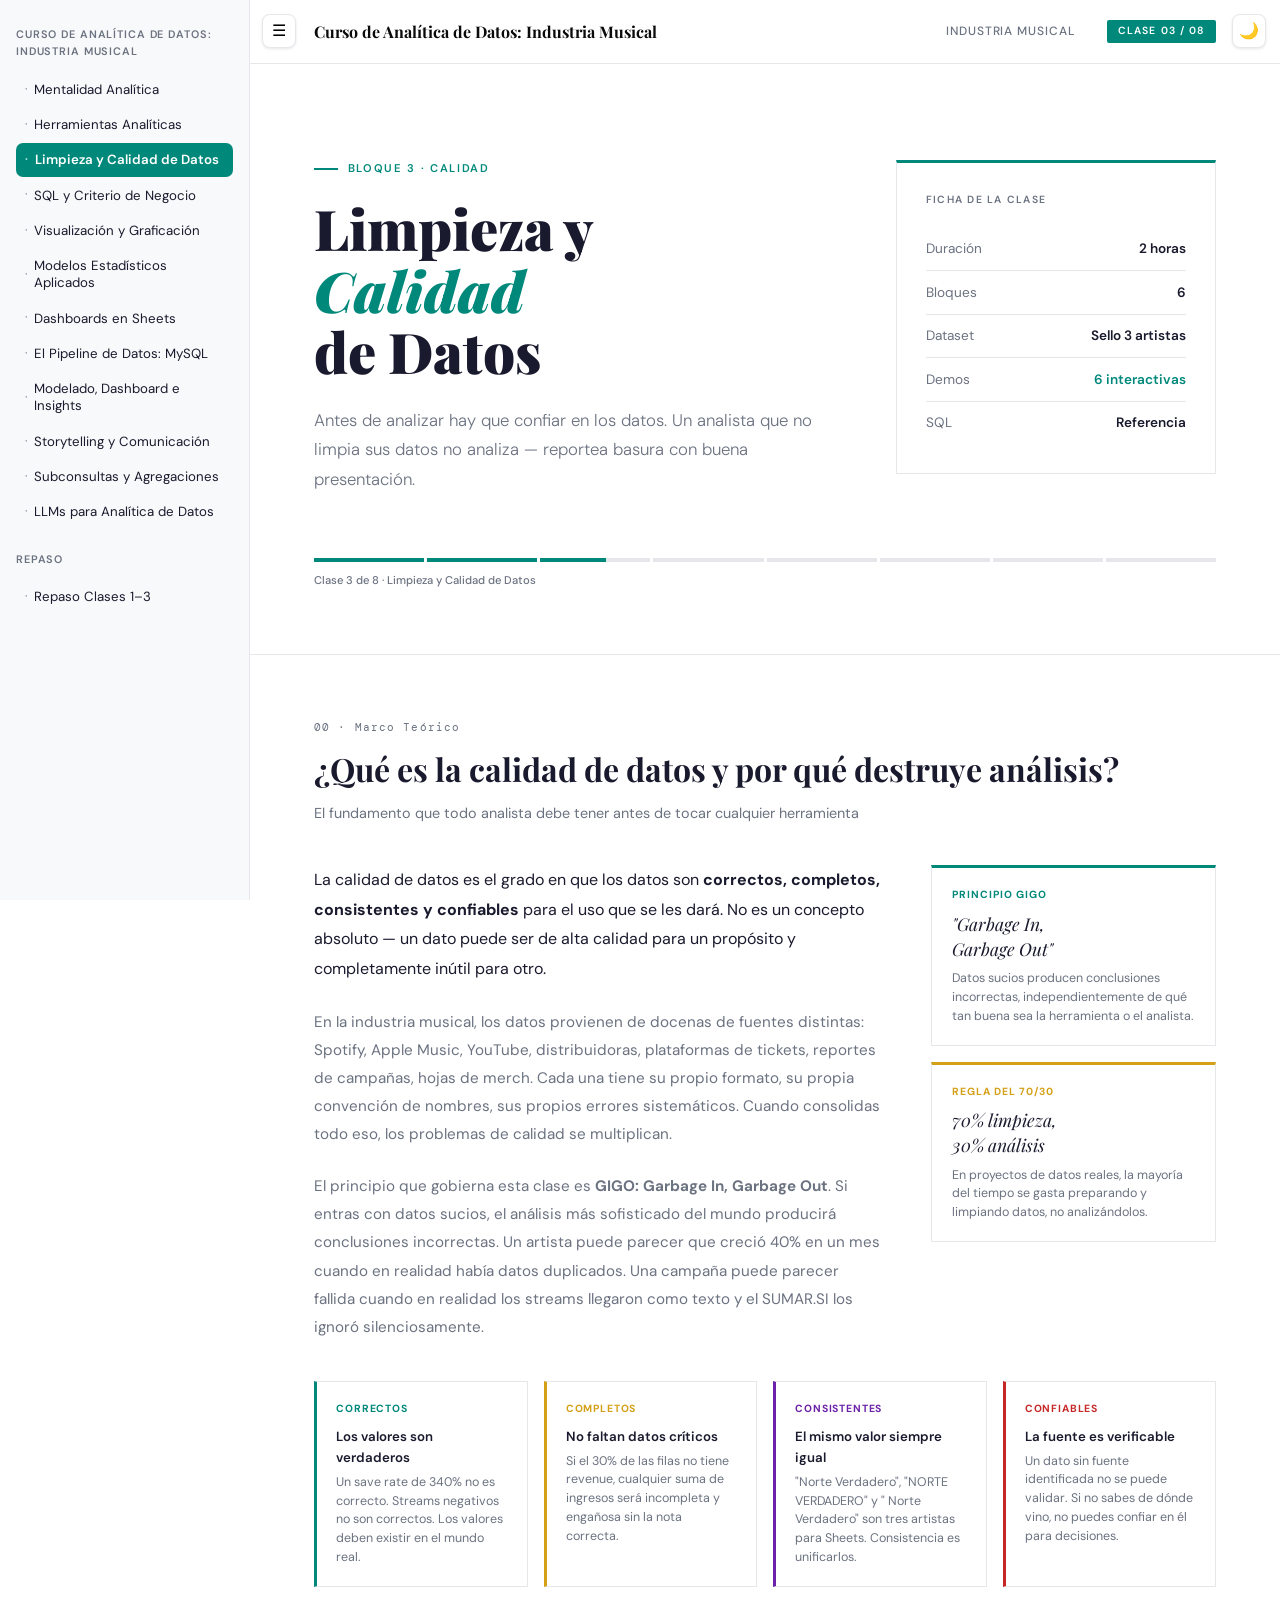
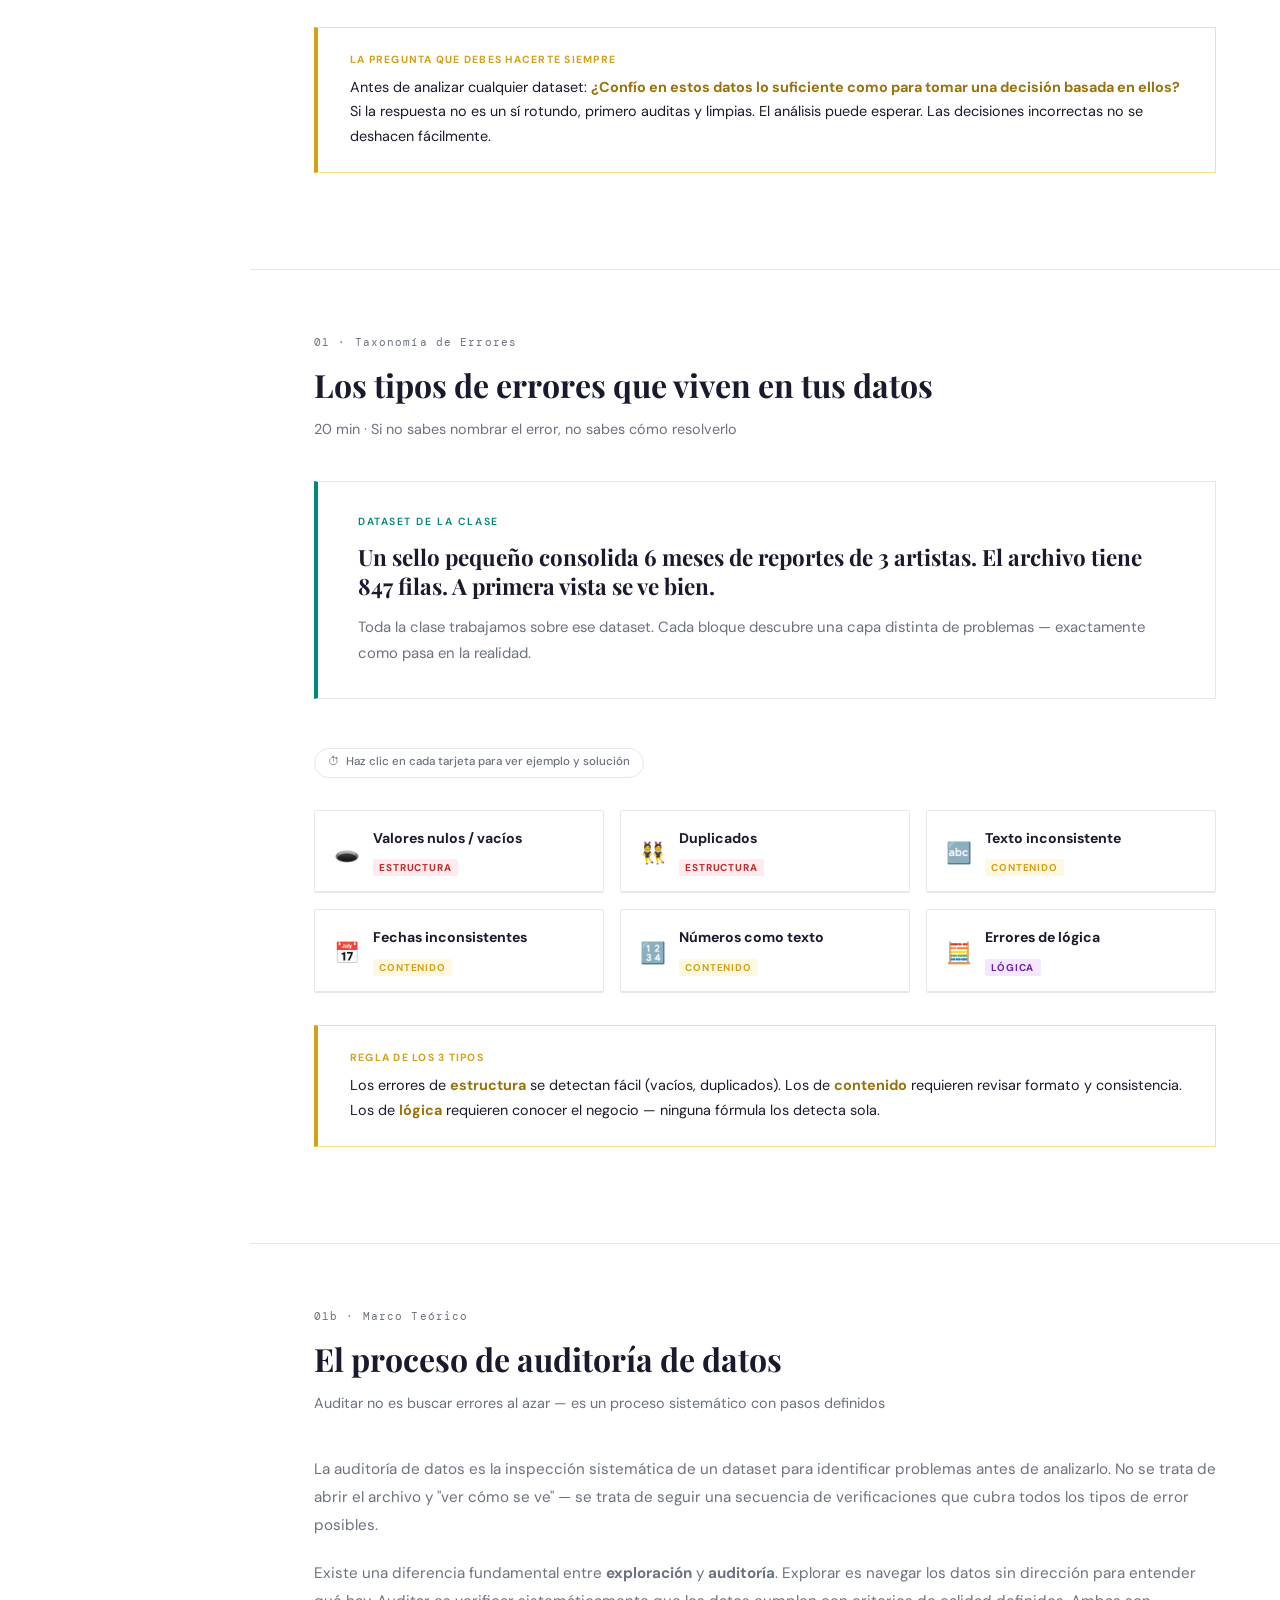
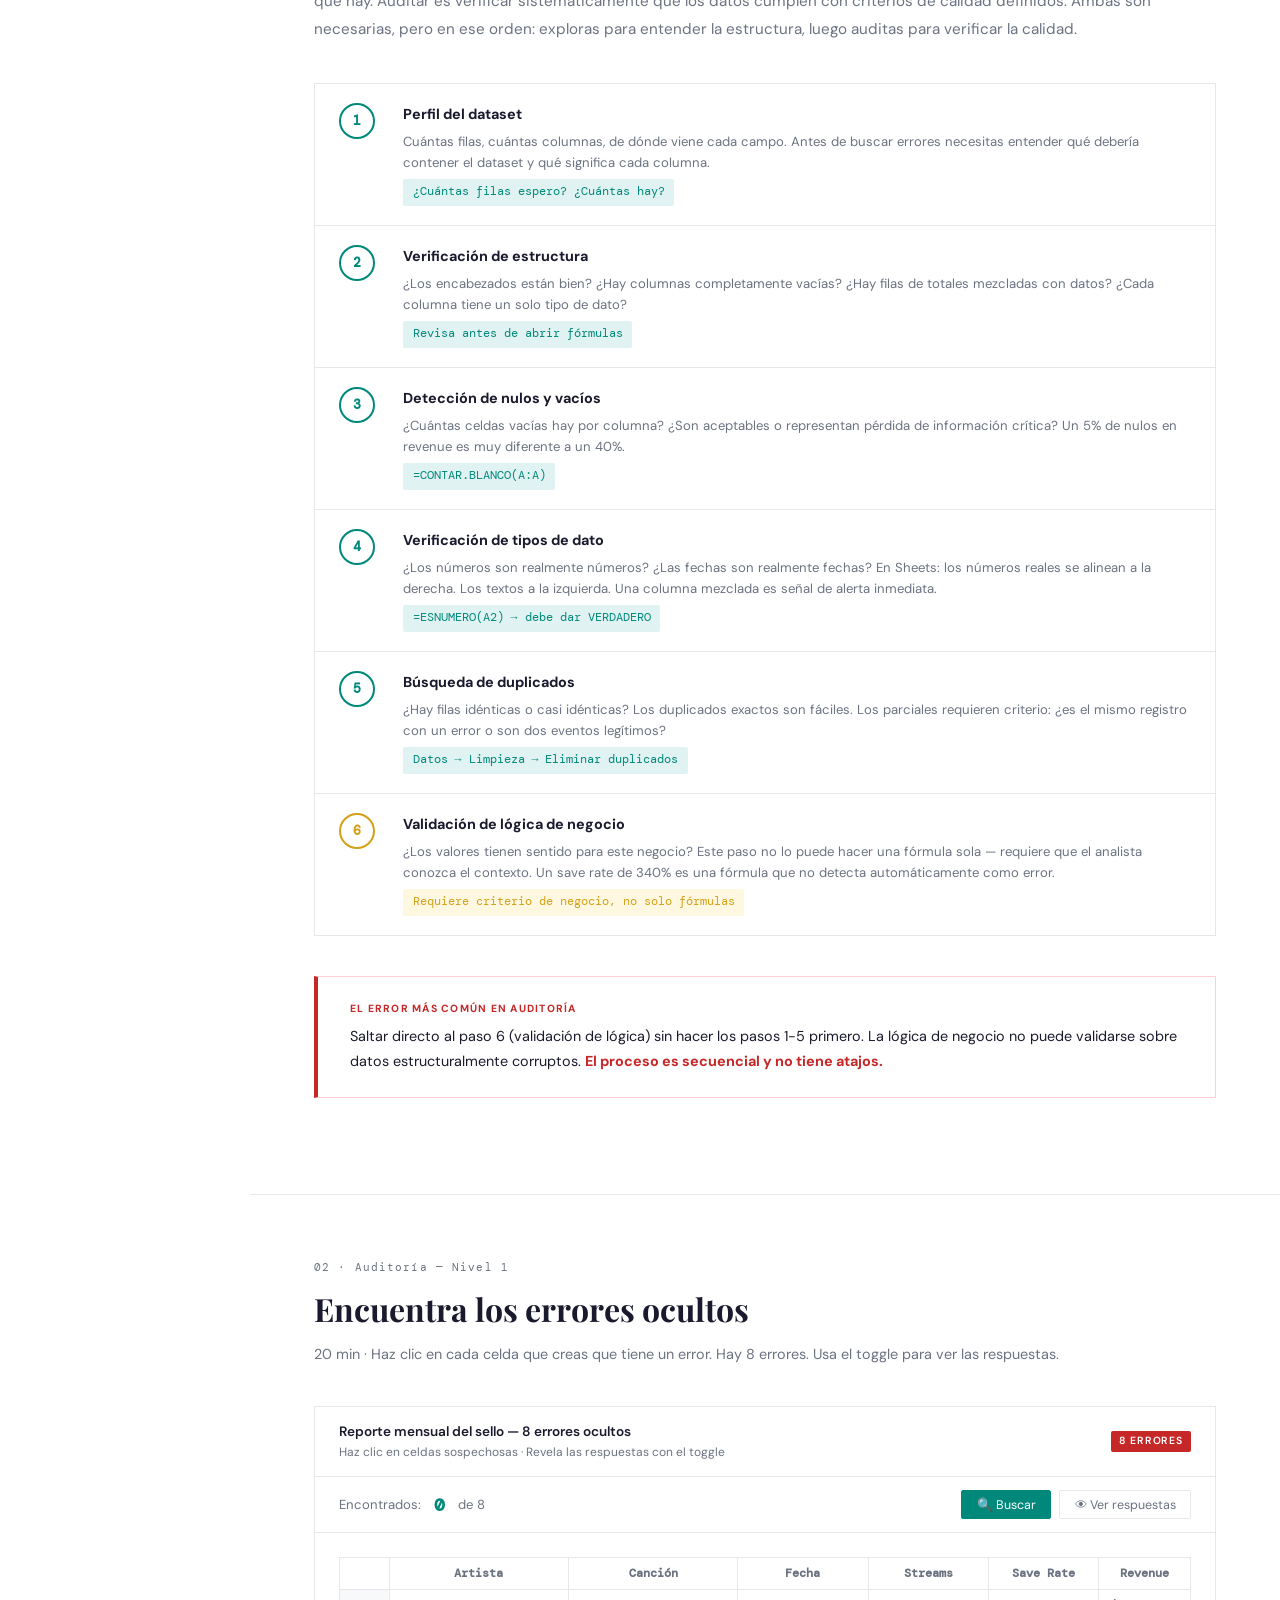
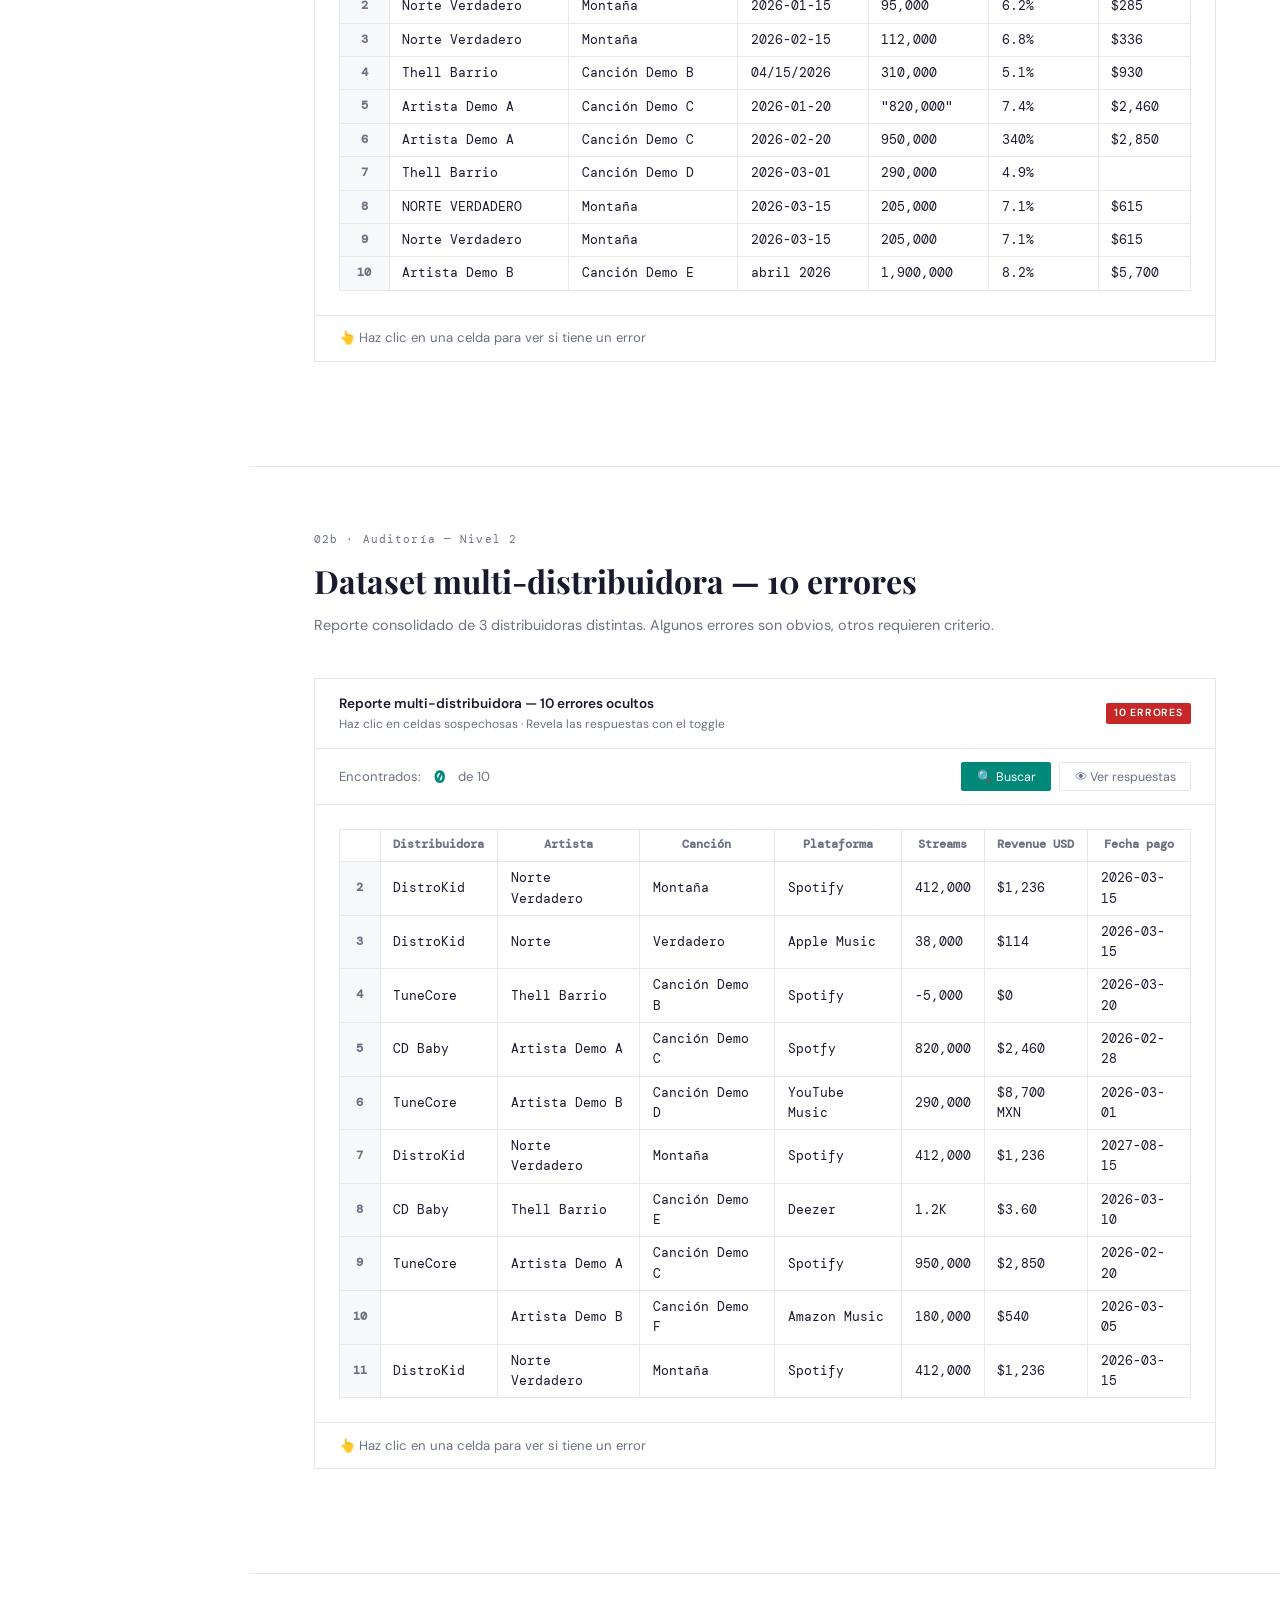
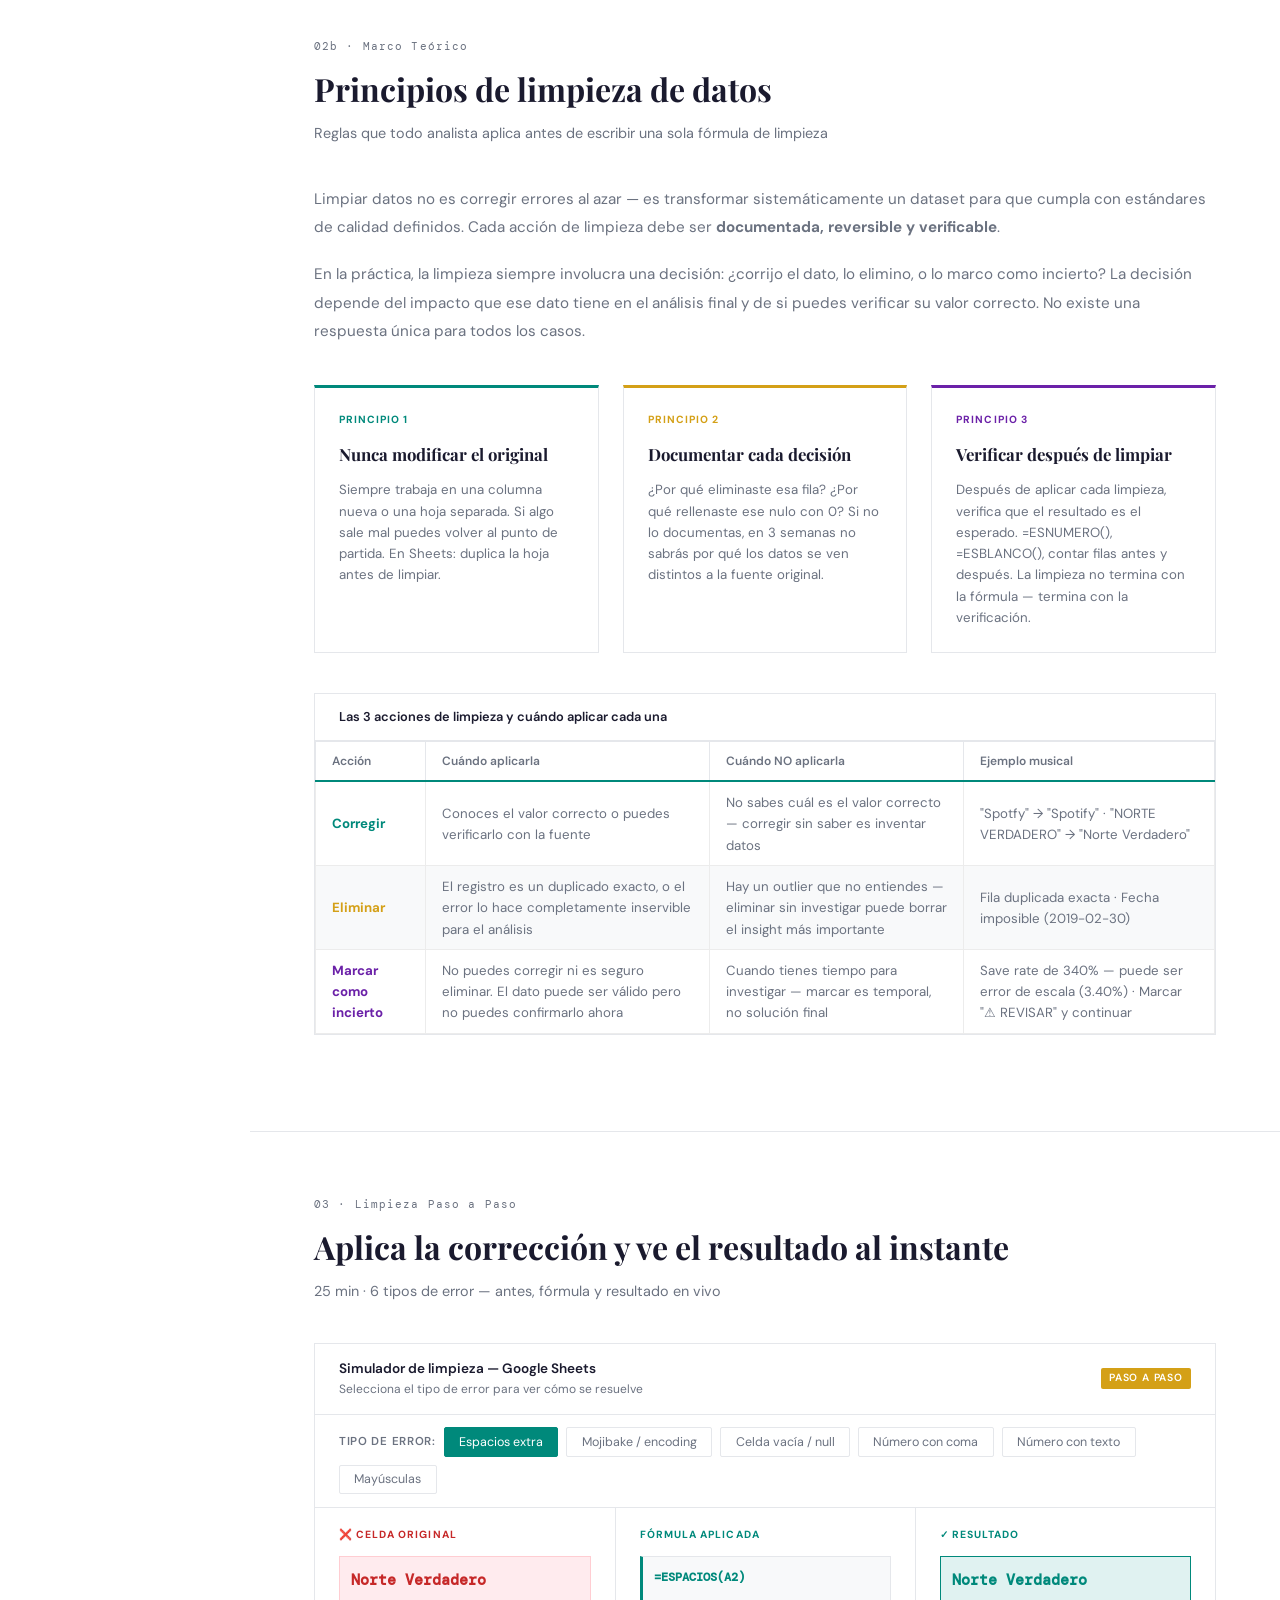
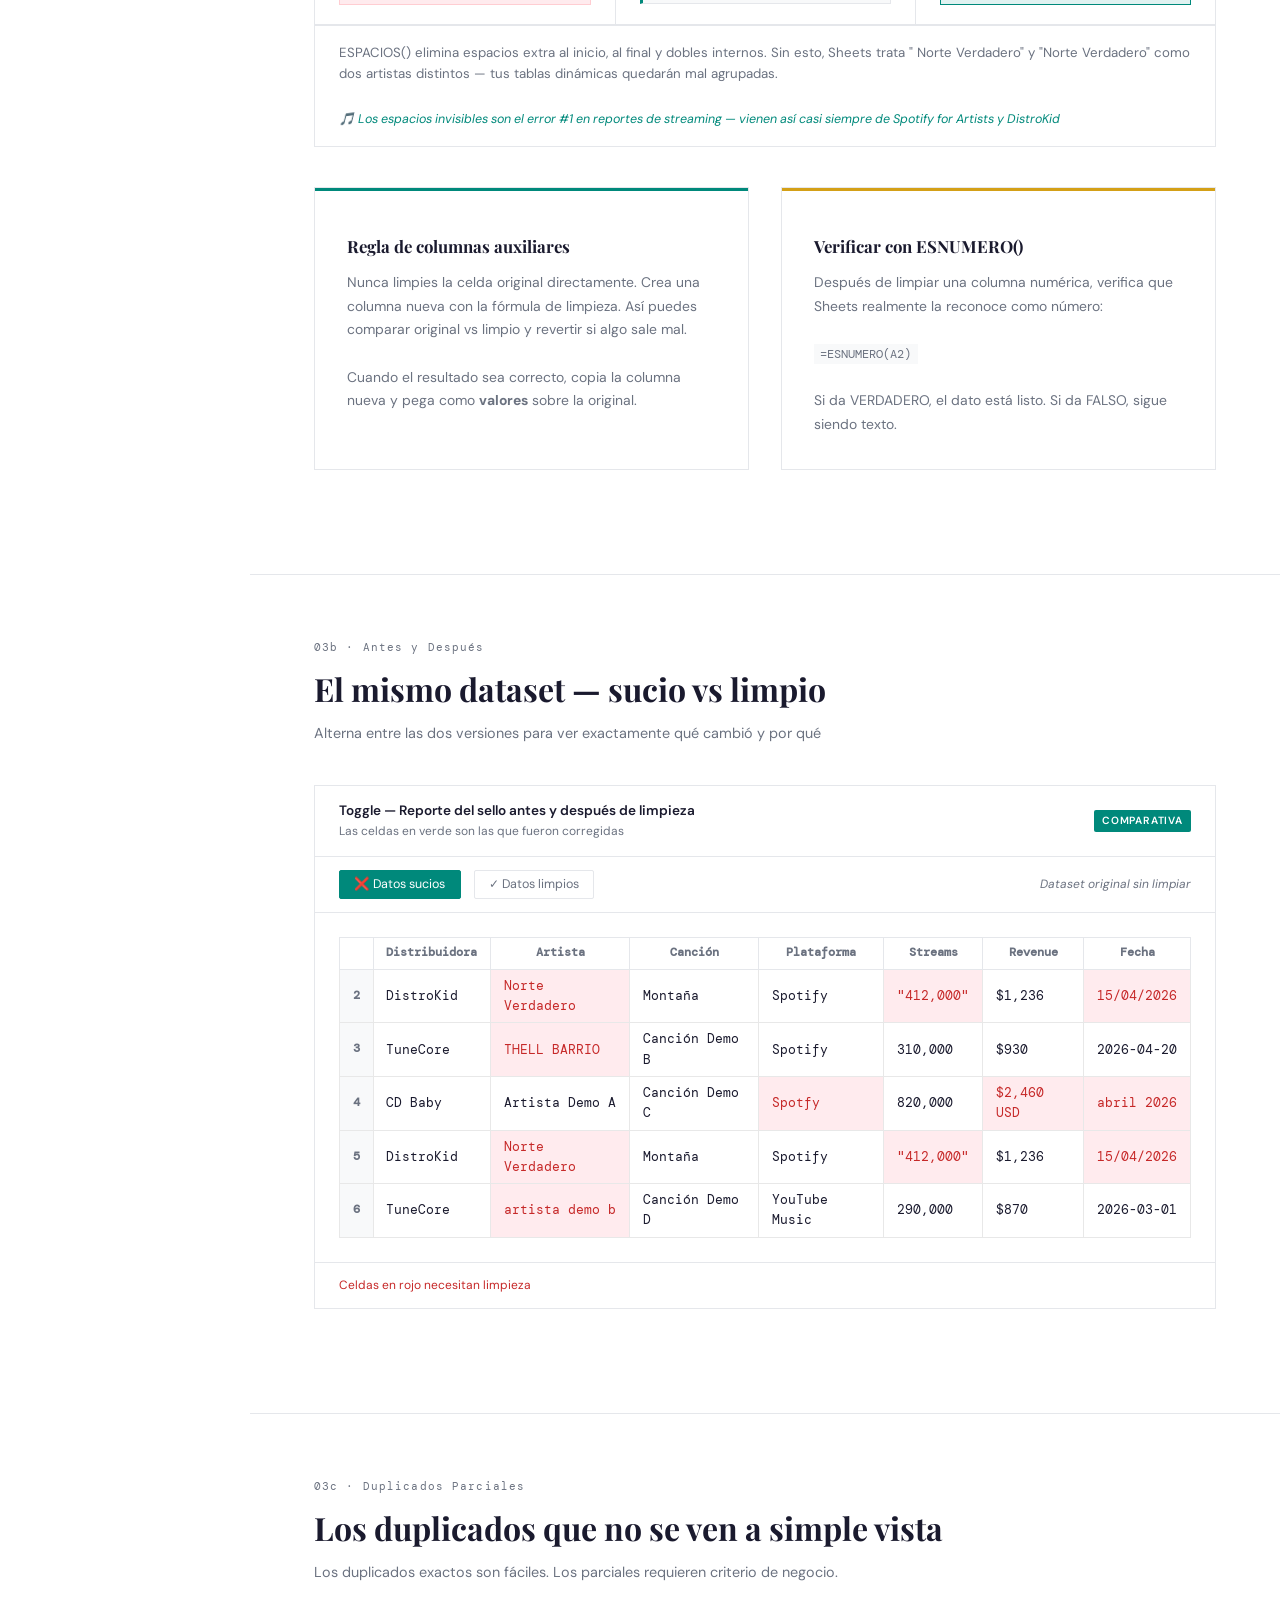
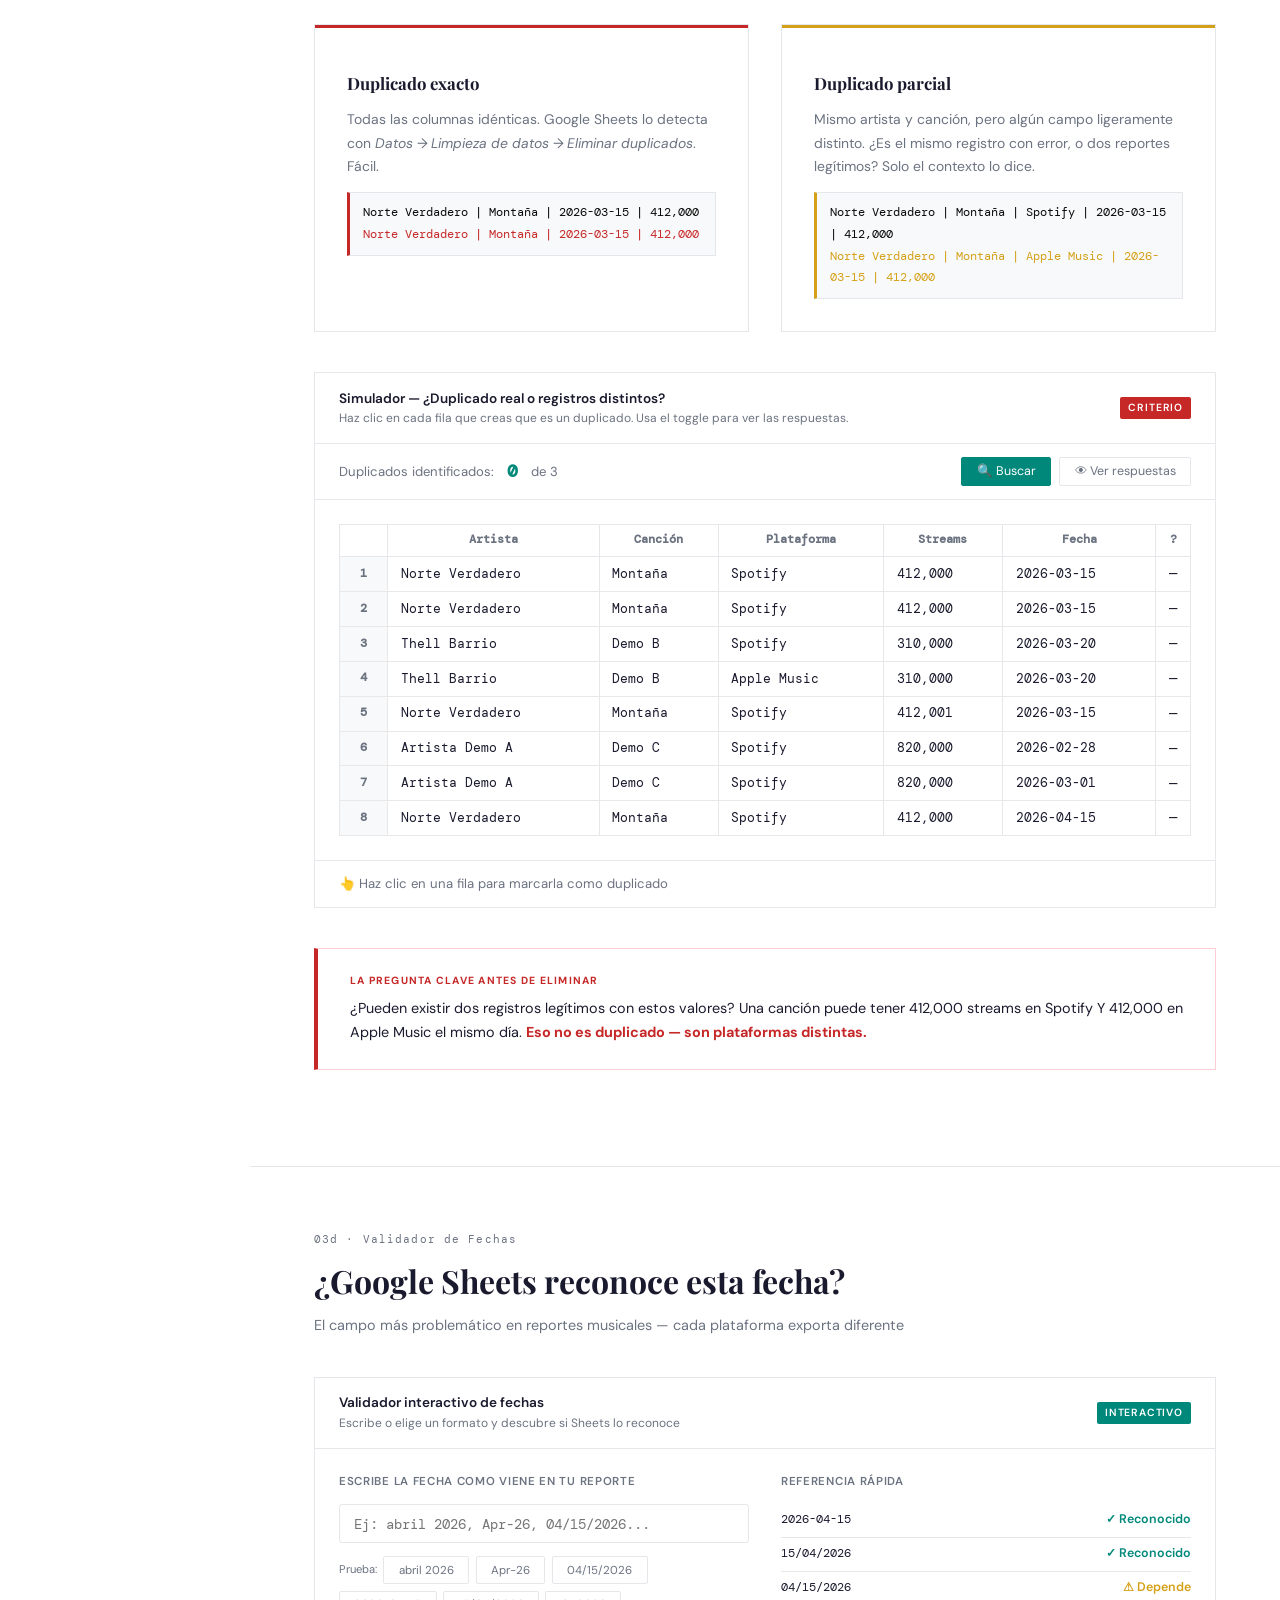
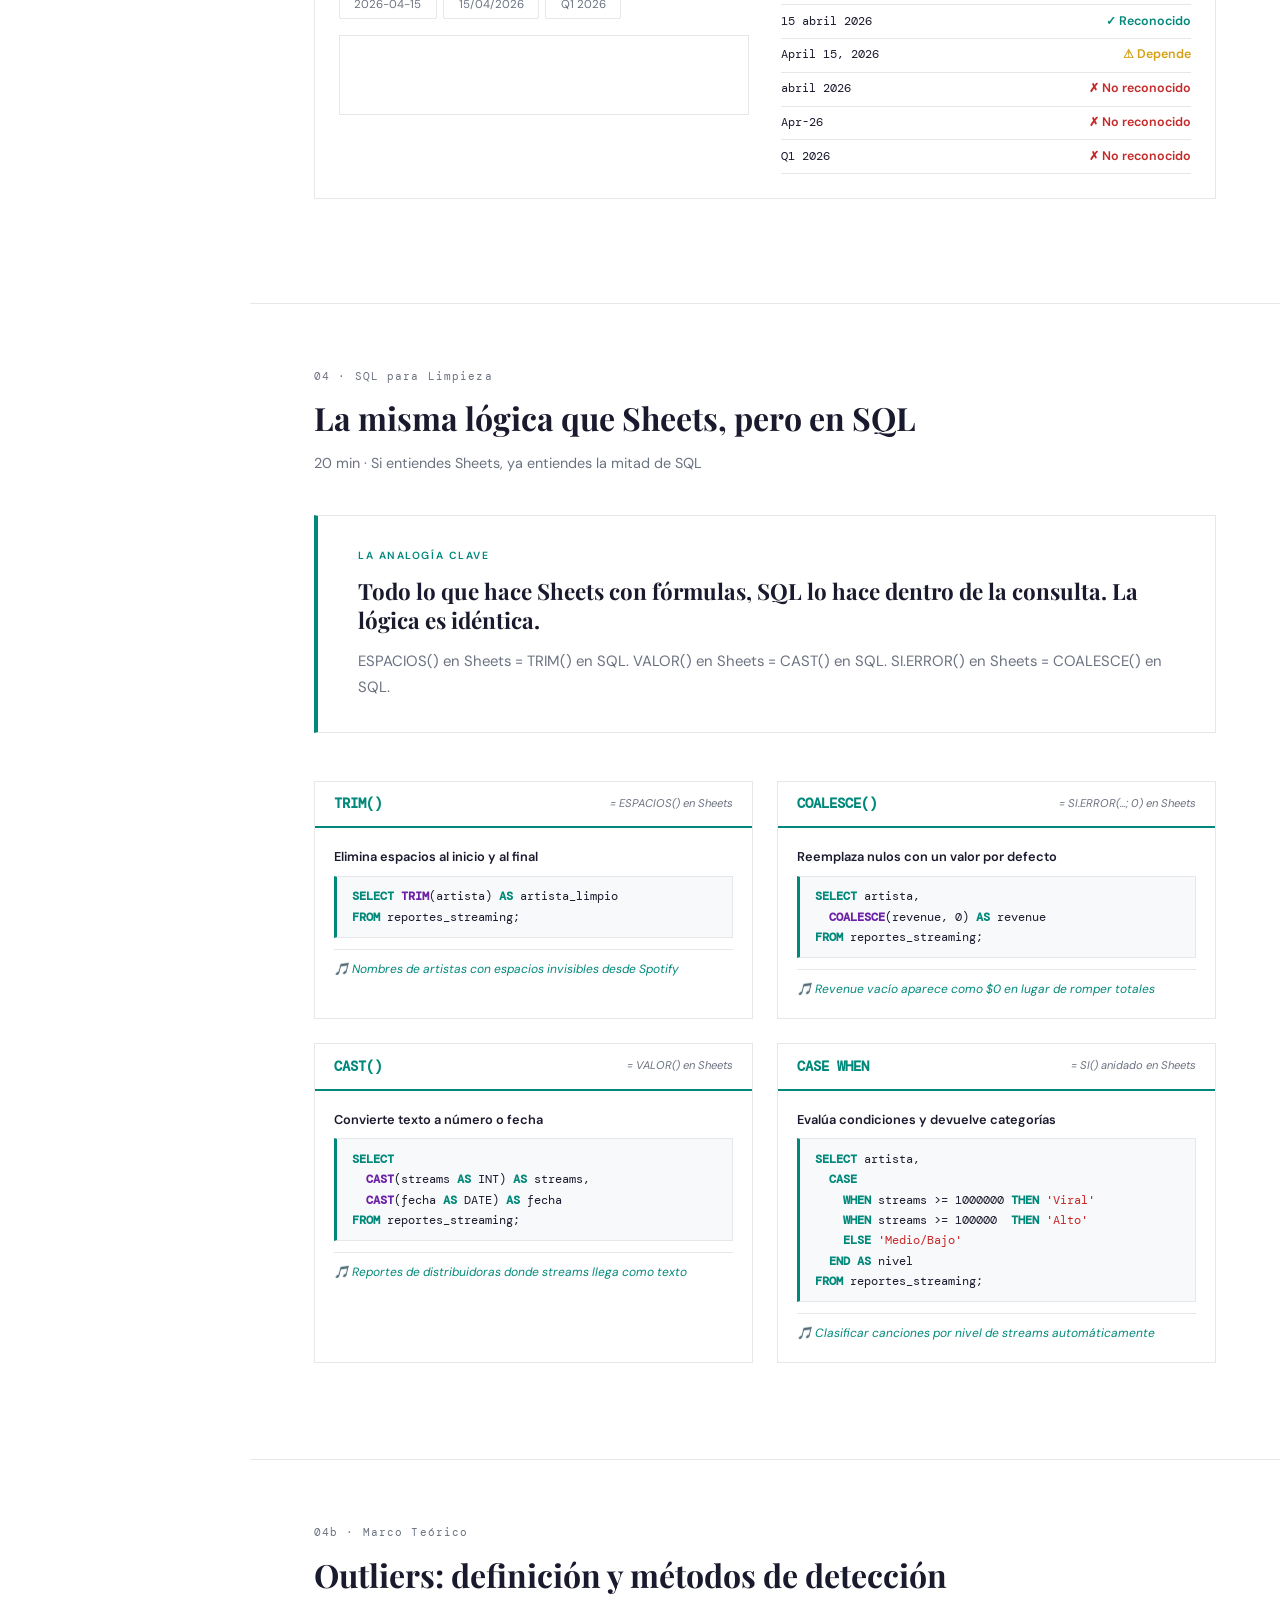
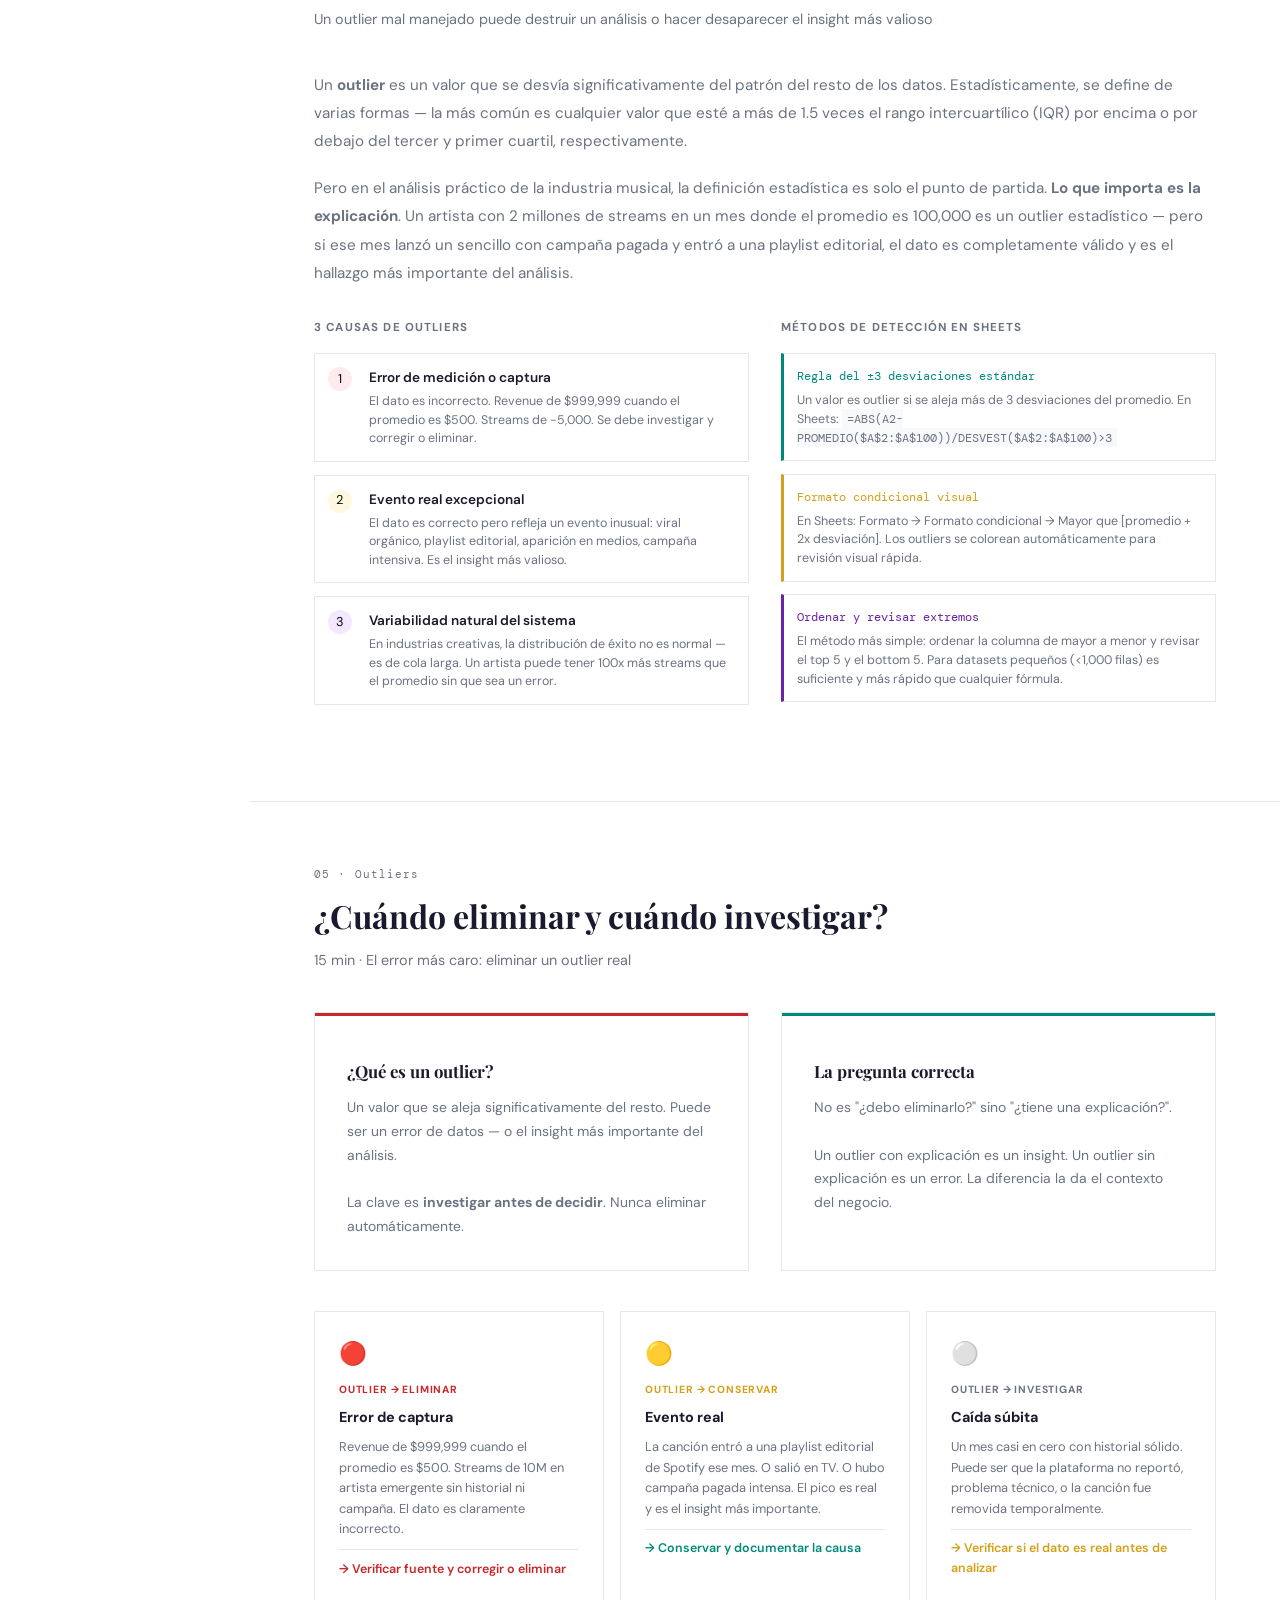
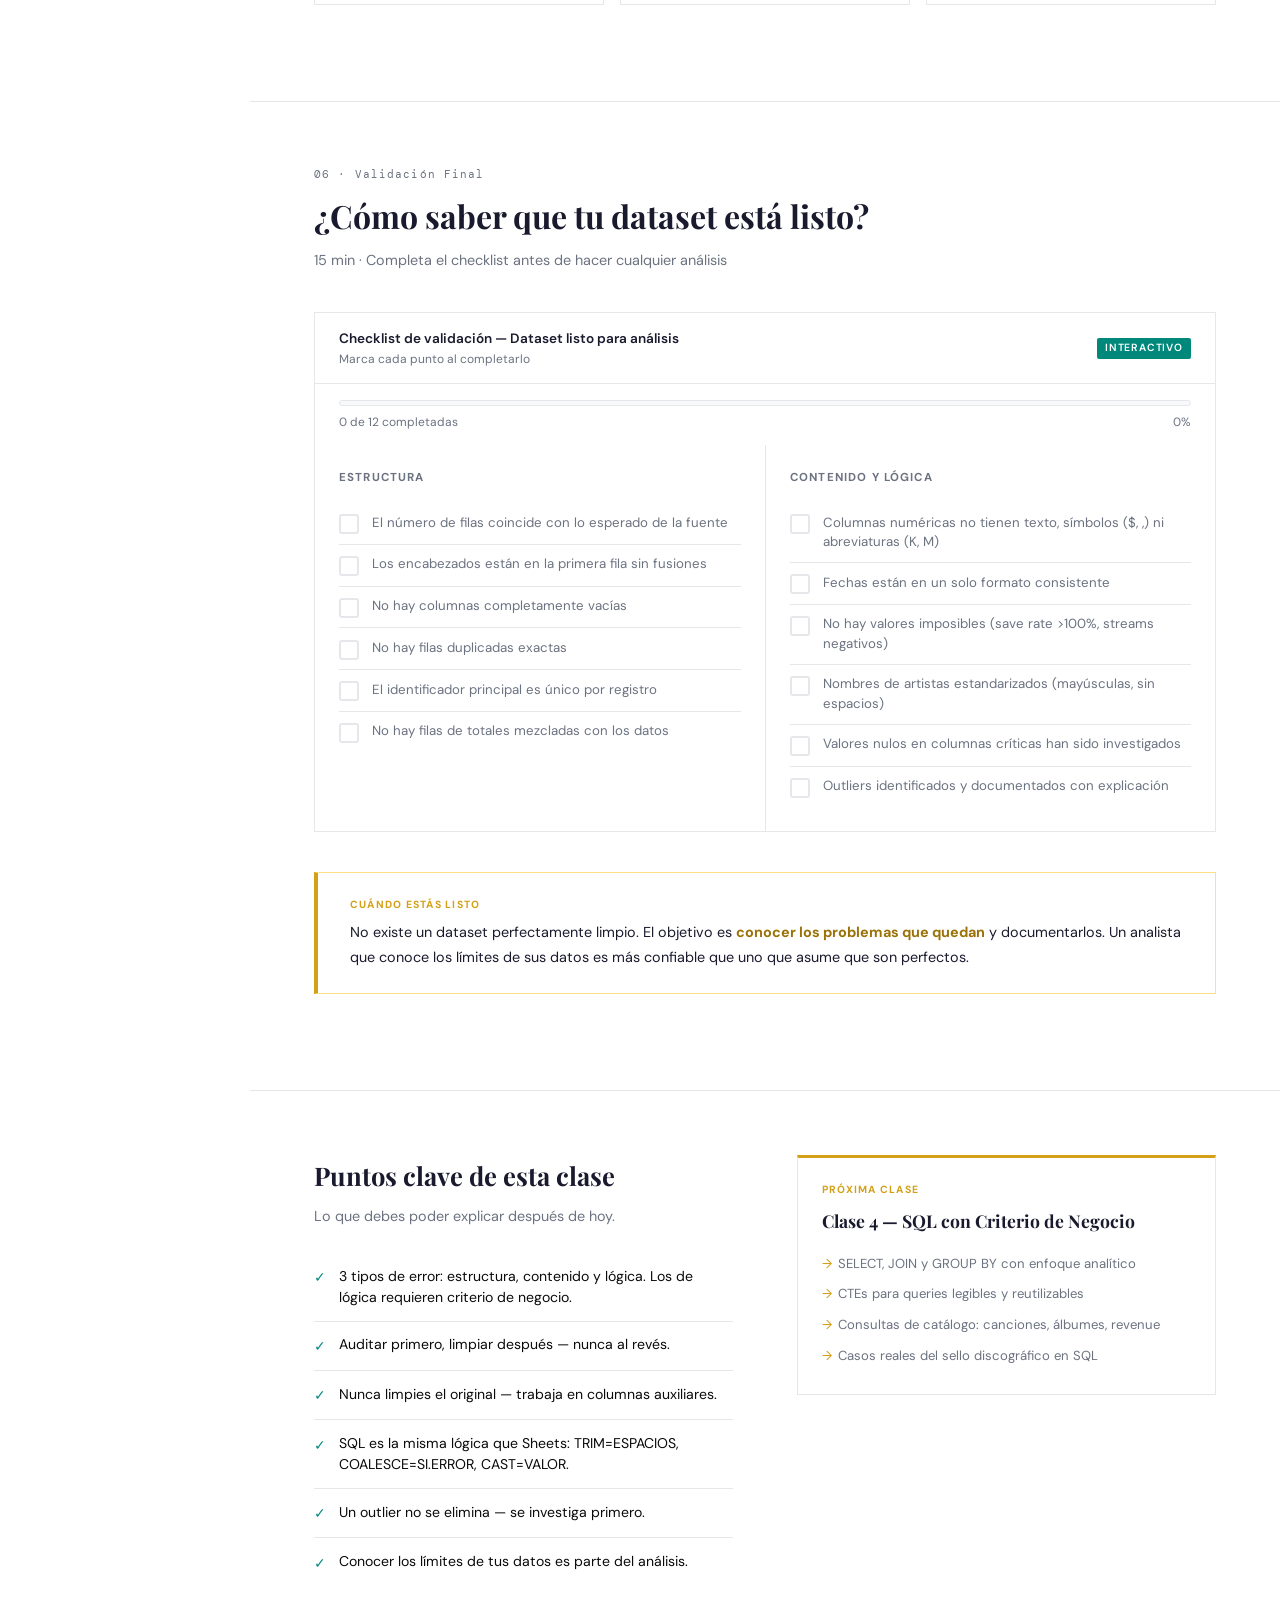
<file: clases/clase3_limpieza_calidad_datos_5.html>
<!DOCTYPE html>
<html lang="es">
<head>
<meta charset="UTF-8">
<meta name="color-scheme" content="light">
<meta name="viewport" content="width=device-width, initial-scale=1.0">
<title>Clase 3 — Limpieza y Calidad de Datos</title>
<link href="https://fonts.googleapis.com/css2?family=Playfair+Display:ital,wght@0,400;0,700;0,900;1,400&family=DM+Sans:wght@300;400;500;600&family=DM+Mono:wght@400;500&display=swap" rel="stylesheet">
<style>
  :root {
    color-scheme: light;
    --black:#0a0a0a;--ink:#1a1a2e;--teal:#00897B;--teal-light:#e0f2f1;
    --gold:#D4A017;--gold-light:#FFF8E1;--red:#C62828;--red-light:#FFEBEE;
    --gray:#6B7280;--light:#F8F9FA;--border:#E5E7EB;--white:#ffffff;
    --purple:#6B21A8;--purple-light:#F3E8FF;
  }
  *{margin:0;padding:0;box-sizing:border-box;}
  html,body{background:#ffffff!important;color:#0a0a0a!important;}
  body{font-family:'DM Sans',sans-serif;line-height:1.6;}
  @media(prefers-color-scheme:dark){
    html,body{background-color:#ffffff!important;color:#0a0a0a!important;}
    .header,section,footer,.hero,.progress-section,.closing,
    .hook-box,.card,.sim-container,.insight-box,.warning-box,
    .next-class,.hero-sidebar,.error-card,.sql-card,.outlier-card{background-color:#ffffff!important;}
  }

  /* LAYOUT */
  .header{border-bottom:1px solid var(--border);padding:0 4rem;display:flex;align-items:center;justify-content:space-between;height:64px;position:sticky;top:0;background:#fff;z-index:100;}
  .header-logo{font-family:'Playfair Display',serif;font-size:1rem;font-weight:700;}
  .header-meta{display:flex;gap:2rem;font-size:.75rem;color:var(--gray);font-weight:500;letter-spacing:.08em;text-transform:uppercase;align-items:center;}
  .header-badge{background:var(--teal);color:white;padding:.2rem .7rem;border-radius:2px;font-size:.65rem;font-weight:600;letter-spacing:.1em;}
  .hero{padding:6rem 4rem 4rem;max-width:1100px;margin:0 auto;display:grid;grid-template-columns:1fr 320px;gap:4rem;align-items:start;}
  .hero-eyebrow{font-size:.7rem;font-weight:600;letter-spacing:.15em;text-transform:uppercase;color:var(--teal);margin-bottom:1.2rem;display:flex;align-items:center;gap:.6rem;}
  .hero-eyebrow::before{content:'';display:inline-block;width:24px;height:2px;background:var(--teal);}
  .hero h1{font-family:'Playfair Display',serif;font-size:3.5rem;line-height:1.1;font-weight:900;color:var(--ink);margin-bottom:1.5rem;}
  .hero h1 em{font-style:italic;color:var(--teal);}
  .hero-desc{font-size:1.05rem;color:var(--gray);max-width:520px;line-height:1.75;font-weight:300;}
  .hero-sidebar{border:1px solid var(--border);border-top:3px solid var(--teal);padding:1.8rem;background:#fff;}
  .sidebar-title{font-size:.65rem;font-weight:600;letter-spacing:.12em;text-transform:uppercase;color:var(--gray);margin-bottom:1.2rem;}
  .sidebar-item{display:flex;justify-content:space-between;align-items:center;padding:.65rem 0;border-bottom:1px solid var(--border);font-size:.85rem;}
  .sidebar-item:last-child{border-bottom:none;}
  .sidebar-label{color:var(--gray);}
  .sidebar-value{font-weight:600;color:var(--ink);}
  .sidebar-value.teal{color:var(--teal);}
  .progress-section{max-width:1100px;margin:0 auto;padding:0 4rem 4rem;}
  .progress-track{display:flex;gap:3px;margin-bottom:.6rem;}
  .progress-step{flex:1;height:4px;background:var(--border);}
  .progress-step.active{background:var(--teal);}
  .progress-step.current{background:linear-gradient(90deg,var(--teal) 60%,var(--border) 60%);}
  .progress-label{font-size:.7rem;color:var(--gray);font-weight:500;}
  section{max-width:1100px;margin:0 auto;padding:4rem;border-top:1px solid var(--border);}
  .section-number{font-family:'DM Mono',monospace;font-size:.7rem;color:var(--gray);letter-spacing:.1em;margin-bottom:.4rem;}
  .section-title{font-family:'Playfair Display',serif;font-size:2rem;font-weight:700;color:var(--ink);margin-bottom:.5rem;}
  .section-subtitle{font-size:.9rem;color:var(--gray);margin-bottom:2.5rem;}
  .time-pill{display:inline-flex;align-items:center;gap:.4rem;background:#fff;border:1px solid var(--border);padding:.3rem .8rem;border-radius:20px;font-size:.72rem;color:var(--gray);font-weight:500;margin-bottom:2rem;}
  .time-pill::before{content:'⏱';}

  /* BOXES */
  .hook-box{background:#fff;border:1px solid var(--border);border-left:4px solid var(--teal);padding:2rem 2.5rem;margin-bottom:3rem;}
  .hook-label{font-size:.65rem;font-weight:600;letter-spacing:.15em;text-transform:uppercase;color:var(--teal);margin-bottom:.8rem;}
  .hook-box h3{font-family:'Playfair Display',serif;font-size:1.4rem;font-weight:700;line-height:1.3;margin-bottom:.8rem;color:var(--ink);}
  .hook-box p{font-size:.93rem;color:var(--gray);line-height:1.75;}
  .insight-box{background:#fff;border:1px solid #FFE082;border-left:4px solid var(--gold);padding:1.5rem 2rem;margin:2rem 0;}
  .insight-label{font-size:.65rem;font-weight:700;letter-spacing:.12em;text-transform:uppercase;color:var(--gold);margin-bottom:.4rem;}
  .insight-box p{font-size:.9rem;color:var(--ink);line-height:1.7;}
  .insight-box strong{color:#9A7208;}
  .warning-box{background:#fff;border:1px solid #FFCDD2;border-left:4px solid var(--red);padding:1.5rem 2rem;margin:2rem 0;}
  .warning-label{font-size:.65rem;font-weight:700;letter-spacing:.12em;text-transform:uppercase;color:var(--red);margin-bottom:.4rem;}
  .warning-box p{font-size:.9rem;color:var(--ink);line-height:1.7;}
  .warning-box strong{color:var(--red);}

  /* CARDS */
  .two-col{display:grid;grid-template-columns:1fr 1fr;gap:2rem;margin-bottom:2.5rem;}
  .card{border:1px solid var(--border);padding:2rem;position:relative;background:#fff;}
  .card-accent{position:absolute;top:0;left:0;width:100%;height:3px;}
  .card h4{font-family:'Playfair Display',serif;font-size:1.05rem;font-weight:700;margin-bottom:.7rem;color:var(--ink);margin-top:.8rem;}
  .card p{font-size:.87rem;color:var(--gray);line-height:1.7;}

  /* SIM CONTAINERS */
  .sim-container{border:1px solid var(--border);overflow:hidden;margin-bottom:2.5rem;background:#fff;}
  .sim-header{background:#fff;border-bottom:1px solid var(--border);padding:.9rem 1.5rem;display:flex;align-items:center;gap:.8rem;}
  .sim-header-title{font-size:.85rem;font-weight:600;color:var(--ink);}
  .sim-header-sub{font-size:.75rem;color:var(--gray);}
  .sim-tag{color:white;font-size:.65rem;font-weight:600;padding:.15rem .5rem;border-radius:2px;letter-spacing:.08em;margin-left:auto;flex-shrink:0;}
  .tag-teal{background:var(--teal);}
  .tag-gold{background:var(--gold);}
  .tag-red{background:var(--red);}
  .tag-purple{background:var(--purple);}

  /* SPREADSHEET */
  .spreadsheet{width:100%;border-collapse:collapse;font-family:'DM Mono',monospace;font-size:.79rem;}
  .spreadsheet th{background:#fff;border:1px solid var(--border);padding:.4rem .8rem;font-weight:600;color:var(--gray);text-align:center;font-size:.72rem;}
  .spreadsheet td{border:1px solid #E8E8E8;padding:.38rem .8rem;color:var(--ink);background:#fff;}
  .spreadsheet td.row-hdr{background:var(--light);color:var(--gray);text-align:center;font-weight:600;font-size:.72rem;}
  .spreadsheet td.col-hdr{background:#fff;color:var(--teal);font-weight:700;font-size:.78rem;font-family:'DM Sans',sans-serif;border-bottom:2px solid var(--teal);}
  .spreadsheet td.cell-error{background:var(--red-light);color:var(--red);font-weight:600;cursor:pointer;}
  .spreadsheet td.cell-ok{background:var(--teal-light);}
  .spreadsheet td.cell-fixed{background:var(--teal-light);color:var(--teal);font-weight:600;}
  .spreadsheet td.cell-deleted{background:var(--light);color:var(--gray);font-style:italic;font-size:.72rem;}
  .spreadsheet td[data-err]:not(.row-hdr):not(.col-hdr){cursor:pointer;transition:background .15s;}
  .spreadsheet td[data-err]:not(.row-hdr):not(.col-hdr):not(.cell-revealed):hover{background:var(--gold-light);}

  /* AUDIT SCORE */
  .audit-bar{background:#fff;border-bottom:1px solid var(--border);padding:.8rem 1.5rem;display:flex;align-items:center;gap:.8rem;font-size:.82rem;}
  .audit-num{font-family:'DM Mono',monospace;font-size:1.1rem;font-weight:700;color:var(--teal);}
  .audit-hint{font-size:.75rem;color:var(--gray);font-style:italic;margin-left:auto;}
  .audit-msg{padding:.8rem 1.5rem;background:#fff;border-top:1px solid var(--border);font-size:.82rem;color:var(--gray);min-height:44px;line-height:1.5;}

  /* TOOLTIP on revealed cells */
  .cell-tooltip{position:relative;}
  .cell-tooltip .tt{display:none;position:absolute;left:0;top:100%;z-index:50;background:var(--ink);color:#fff;font-size:.72rem;padding:.5rem .8rem;border-radius:3px;width:260px;font-family:'DM Sans',sans-serif;line-height:1.5;white-space:normal;}
  .cell-tooltip:hover .tt{display:block;}

  /* TOGGLE BUTTONS — isolated by prefix to avoid conflicts */
  .tab-btn{border:1px solid var(--border);background:#fff;padding:.35rem .9rem;font-size:.78rem;cursor:pointer;font-family:'DM Sans',sans-serif;color:var(--gray);transition:all .15s;border-radius:2px;}
  .tab-btn.on{background:var(--teal);color:white;border-color:var(--teal);}
  .tab-btn:hover:not(.on){border-color:var(--teal);color:var(--teal);}
  .tab-btn.gold-on{background:var(--gold);color:white;border-color:var(--gold);}

  /* CLEAN STEP PANELS */
  .clean-panels{display:grid;grid-template-columns:1fr 1fr 1fr;border-bottom:1px solid var(--border);}
  .clean-panel-box{padding:1.2rem 1.5rem;}
  .clean-panel-box+.clean-panel-box{border-left:1px solid var(--border);}
  .cpb-label{font-size:.65rem;font-weight:700;text-transform:uppercase;letter-spacing:.1em;margin-bottom:.8rem;}
  .cpb-cell{font-family:'DM Mono',monospace;font-size:.95rem;font-weight:600;padding:.7rem;min-height:48px;}

  /* OUTLIER CARDS */
  .outlier-grid{display:grid;grid-template-columns:repeat(3,1fr);gap:1rem;margin-bottom:2rem;}
  .outlier-card{border:1px solid var(--border);padding:1.5rem;background:#fff;}

  /* VALIDATION */
  .val-cols{display:grid;grid-template-columns:1fr 1fr;}
  .val-col{padding:1.5rem;background:#fff;}
  .val-col+.val-col{border-left:1px solid var(--border);}
  .val-col-title{font-size:.72rem;font-weight:700;text-transform:uppercase;letter-spacing:.1em;color:var(--gray);margin-bottom:1rem;}
  .val-row{display:flex;gap:.8rem;padding:.6rem 0;border-bottom:1px solid var(--border);cursor:pointer;align-items:flex-start;}
  .val-row:last-child{border-bottom:none;}
  .val-chk{width:20px;height:20px;border:2px solid var(--border);border-radius:3px;flex-shrink:0;display:flex;align-items:center;justify-content:center;font-size:.7rem;font-weight:700;transition:all .15s;margin-top:.1rem;}
  .val-row.done .val-chk{background:var(--teal);border-color:var(--teal);color:white;}
  .val-row.done .val-txt{color:var(--teal);text-decoration:line-through;}
  .val-txt{font-size:.83rem;color:var(--gray);line-height:1.5;}
  .val-progress{height:6px;background:var(--light);border-radius:3px;overflow:hidden;margin:1rem 1.5rem .4rem;border:1px solid var(--border);}
  .val-progress-fill{height:100%;background:var(--teal);border-radius:3px;transition:width .4s;}
  .val-progress-lbl{padding:0 1.5rem .8rem;font-size:.75rem;color:var(--gray);display:flex;justify-content:space-between;}

  /* SQL CARDS */
  .sql-grid{display:grid;grid-template-columns:1fr 1fr;gap:1.5rem;margin-bottom:2rem;}
  .sql-card{border:1px solid var(--border);background:#fff;overflow:hidden;}
  .sql-card-hdr{background:#fff;border-bottom:2px solid var(--teal);padding:.7rem 1.2rem;display:flex;align-items:center;justify-content:space-between;}
  .sql-func{font-family:'DM Mono',monospace;font-size:.85rem;font-weight:600;color:var(--teal);}
  .sql-equiv{font-size:.7rem;color:var(--gray);font-style:italic;}
  .sql-card-body{padding:1.2rem;}
  .sql-what{font-size:.8rem;font-weight:600;color:var(--ink);margin-bottom:.5rem;}
  .sql-code{font-family:'DM Mono',monospace;font-size:.75rem;background:var(--light);border:1px solid var(--border);border-left:3px solid var(--teal);padding:.6rem .9rem;margin-bottom:.7rem;color:var(--ink);line-height:1.7;white-space:pre;overflow-x:auto;}
  .sql-result{font-size:.78rem;color:var(--gray);line-height:1.6;}
  .sql-music{font-size:.75rem;color:var(--teal);font-style:italic;margin-top:.6rem;padding-top:.6rem;border-top:1px solid var(--border);}
  .sql-sim-body{display:grid;grid-template-columns:1fr 1fr;}
  .sql-panel{padding:1.5rem;background:#fff;}
  .sql-panel+.sql-panel{border-left:1px solid var(--border);}
  .sql-query-box{font-family:'DM Mono',monospace;font-size:.75rem;background:var(--light);border:1px solid var(--border);border-left:3px solid var(--teal);padding:.8rem 1rem;margin-bottom:1rem;color:var(--ink);line-height:1.8;white-space:pre;overflow-x:auto;}
  .kw{color:var(--teal);font-weight:600;}
  .fn{color:var(--purple);font-weight:600;}
  .str{color:var(--red);}
  .cm{color:var(--gray);font-style:italic;}

  /* CLOSING */
  .closing{background:#fff;border-top:1px solid var(--border);padding:4rem;}
  .closing-inner{max-width:1100px;margin:0 auto;display:grid;grid-template-columns:1fr 1fr;gap:4rem;}
  .closing h3{font-family:'Playfair Display',serif;font-size:1.6rem;font-weight:700;color:var(--ink);margin-bottom:.5rem;}
  .closing p{font-size:.9rem;color:var(--gray);line-height:1.7;margin-bottom:1.5rem;}
  .next-class{border:1px solid var(--border);border-top:3px solid var(--gold);padding:1.5rem;background:#fff;}
  .nc-label{font-size:.65rem;font-weight:700;letter-spacing:.12em;text-transform:uppercase;color:var(--gold);margin-bottom:.5rem;}
  .nc-title{font-family:'Playfair Display',serif;font-size:1.1rem;font-weight:700;color:var(--ink);margin-bottom:.8rem;}
  .nc-items{list-style:none;font-size:.82rem;color:var(--gray);}
  .nc-items li{padding:.3rem 0;padding-left:1rem;position:relative;}
  .nc-items li::before{content:'→';position:absolute;left:0;color:var(--gold);}
  .key-takeaways{list-style:none;}
  .key-takeaways li{display:flex;gap:.8rem;padding:.8rem 0;border-bottom:1px solid var(--border);font-size:.88rem;align-items:flex-start;line-height:1.5;}
  .key-takeaways li:last-child{border-bottom:none;}
  .kt-check{color:var(--teal);flex-shrink:0;margin-top:.1rem;}
  footer{border-top:1px solid var(--border);padding:1.5rem 4rem;display:flex;justify-content:space-between;align-items:center;}
  footer span{font-size:.75rem;color:var(--gray);}
  .footer-nav{display:flex;gap:1.5rem;}
  .footer-nav a{font-size:.75rem;color:var(--gray);text-decoration:none;font-weight:500;}
  .footer-nav a:hover{color:var(--teal);}

  @media(max-width:768px){
    .hero,.two-col,.sql-grid,.outlier-grid,.sql-sim-body,.val-cols,.closing-inner,.clean-panels{grid-template-columns:1fr;}
    .header,section,footer,.progress-section,.closing{padding-left:1.5rem;padding-right:1.5rem;}
    .hero{padding:3rem 1.5rem 2rem;}
    .hero h1{font-size:2.4rem;}
  }
</style>
<link rel="stylesheet" href="shared-chrome.css?v=4">
</head>
<body>

<header class="header">
  <div class="header-logo">Curso de Analítica de Datos: Industria Musical</div>
  <div class="header-meta">
    <span>Industria Musical</span>
    <span class="header-badge">Clase 03 / 08</span>
  </div>
</header>

<div class="hero">
  <div>
    <div class="hero-eyebrow">Bloque 3 · Calidad</div>
    <h1>Limpieza y<br><em>Calidad</em><br>de Datos</h1>
    <p class="hero-desc">Antes de analizar hay que confiar en los datos. Un analista que no limpia sus datos no analiza — reportea basura con buena presentación.</p>
  </div>
  <div class="hero-sidebar">
    <div class="sidebar-title">Ficha de la clase</div>
    <div class="sidebar-item"><span class="sidebar-label">Duración</span> <span class="sidebar-value">2 horas</span></div>
    <div class="sidebar-item"><span class="sidebar-label">Bloques</span> <span class="sidebar-value">6</span></div>
    <div class="sidebar-item"><span class="sidebar-label">Dataset</span> <span class="sidebar-value">Sello 3 artistas</span></div>
    <div class="sidebar-item"><span class="sidebar-label">Demos</span> <span class="sidebar-value teal">6 interactivas</span></div>
    <div class="sidebar-item"><span class="sidebar-label">SQL</span> <span class="sidebar-value">Referencia</span></div>
  </div>
</div>

<div class="progress-section">
  <div class="progress-track">
    <div class="progress-step active"></div>
    <div class="progress-step active"></div>
    <div class="progress-step current"></div>
    <div class="progress-step"></div>
    <div class="progress-step"></div>
    <div class="progress-step"></div>
    <div class="progress-step"></div>
    <div class="progress-step"></div>
  </div>
  <div class="progress-label">Clase 3 de 8 · Limpieza y Calidad de Datos</div>
</div>


<!-- THEORY 1 — Por qué importa la calidad de datos -->
<section>
  <div class="section-number">00 · Marco Teórico</div>
  <div class="section-title">¿Qué es la calidad de datos y por qué destruye análisis?</div>
  <div class="section-subtitle">El fundamento que todo analista debe tener antes de tocar cualquier herramienta</div>

  <div style="display:grid;grid-template-columns:2fr 1fr;gap:3rem;margin-bottom:2.5rem;">
    <div>
      <p style="font-size:1rem;color:var(--ink);line-height:1.85;margin-bottom:1.5rem;">
        La calidad de datos es el grado en que los datos son <strong>correctos, completos, consistentes y confiables</strong> para el uso que se les dará. No es un concepto absoluto — un dato puede ser de alta calidad para un propósito y completamente inútil para otro.
      </p>
      <p style="font-size:.95rem;color:var(--gray);line-height:1.85;margin-bottom:1.5rem;">
        En la industria musical, los datos provienen de docenas de fuentes distintas: Spotify, Apple Music, YouTube, distribuidoras, plataformas de tickets, reportes de campañas, hojas de merch. Cada una tiene su propio formato, su propia convención de nombres, sus propios errores sistemáticos. Cuando consolidas todo eso, los problemas de calidad se multiplican.
      </p>
      <p style="font-size:.95rem;color:var(--gray);line-height:1.85;">
        El principio que gobierna esta clase es <strong>GIGO: Garbage In, Garbage Out</strong>. Si entras con datos sucios, el análisis más sofisticado del mundo producirá conclusiones incorrectas. Un artista puede parecer que creció 40% en un mes cuando en realidad había datos duplicados. Una campaña puede parecer fallida cuando en realidad los streams llegaron como texto y el SUMAR.SI los ignoró silenciosamente.
      </p>
    </div>
    <div style="display:flex;flex-direction:column;gap:1rem;">
      <div style="border:1px solid var(--border);border-top:3px solid var(--teal);padding:1.2rem;">
        <div style="font-size:.65rem;font-weight:700;text-transform:uppercase;letter-spacing:.1em;color:var(--teal);margin-bottom:.5rem;">Principio GIGO</div>
        <div style="font-family:'Playfair Display',serif;font-size:1.1rem;color:var(--ink);font-style:italic;line-height:1.4;">"Garbage In,<br>Garbage Out"</div>
        <div style="font-size:.78rem;color:var(--gray);margin-top:.5rem;line-height:1.5;">Datos sucios producen conclusiones incorrectas, independientemente de qué tan buena sea la herramienta o el analista.</div>
      </div>
      <div style="border:1px solid var(--border);border-top:3px solid var(--gold);padding:1.2rem;">
        <div style="font-size:.65rem;font-weight:700;text-transform:uppercase;letter-spacing:.1em;color:var(--gold);margin-bottom:.5rem;">Regla del 70/30</div>
        <div style="font-family:'Playfair Display',serif;font-size:1.1rem;color:var(--ink);font-style:italic;line-height:1.4;">70% limpieza,<br>30% análisis</div>
        <div style="font-size:.78rem;color:var(--gray);margin-top:.5rem;line-height:1.5;">En proyectos de datos reales, la mayoría del tiempo se gasta preparando y limpiando datos, no analizándolos.</div>
      </div>
    </div>
  </div>

  <div style="display:grid;grid-template-columns:repeat(4,1fr);gap:1rem;margin-bottom:2.5rem;">
    <div style="border:1px solid var(--border);padding:1.2rem;border-left:3px solid var(--teal);">
      <div style="font-size:.65rem;font-weight:700;text-transform:uppercase;letter-spacing:.08em;color:var(--teal);margin-bottom:.5rem;">Correctos</div>
      <div style="font-size:.83rem;color:var(--ink);font-weight:600;margin-bottom:.3rem;">Los valores son verdaderos</div>
      <div style="font-size:.78rem;color:var(--gray);line-height:1.5;">Un save rate de 340% no es correcto. Streams negativos no son correctos. Los valores deben existir en el mundo real.</div>
    </div>
    <div style="border:1px solid var(--border);padding:1.2rem;border-left:3px solid var(--gold);">
      <div style="font-size:.65rem;font-weight:700;text-transform:uppercase;letter-spacing:.08em;color:var(--gold);margin-bottom:.5rem;">Completos</div>
      <div style="font-size:.83rem;color:var(--ink);font-weight:600;margin-bottom:.3rem;">No faltan datos críticos</div>
      <div style="font-size:.78rem;color:var(--gray);line-height:1.5;">Si el 30% de las filas no tiene revenue, cualquier suma de ingresos será incompleta y engañosa sin la nota correcta.</div>
    </div>
    <div style="border:1px solid var(--border);padding:1.2rem;border-left:3px solid var(--purple);">
      <div style="font-size:.65rem;font-weight:700;text-transform:uppercase;letter-spacing:.08em;color:var(--purple);margin-bottom:.5rem;">Consistentes</div>
      <div style="font-size:.83rem;color:var(--ink);font-weight:600;margin-bottom:.3rem;">El mismo valor siempre igual</div>
      <div style="font-size:.78rem;color:var(--gray);line-height:1.5;">"Norte Verdadero", "NORTE VERDADERO" y " Norte Verdadero" son tres artistas para Sheets. Consistencia es unificarlos.</div>
    </div>
    <div style="border:1px solid var(--border);padding:1.2rem;border-left:3px solid var(--red);">
      <div style="font-size:.65rem;font-weight:700;text-transform:uppercase;letter-spacing:.08em;color:var(--red);margin-bottom:.5rem;">Confiables</div>
      <div style="font-size:.83rem;color:var(--ink);font-weight:600;margin-bottom:.3rem;">La fuente es verificable</div>
      <div style="font-size:.78rem;color:var(--gray);line-height:1.5;">Un dato sin fuente identificada no se puede validar. Si no sabes de dónde vino, no puedes confiar en él para decisiones.</div>
    </div>
  </div>

  <div class="insight-box">
    <div class="insight-label">La pregunta que debes hacerte siempre</div>
    <p>Antes de analizar cualquier dataset: <strong>¿Confío en estos datos lo suficiente como para tomar una decisión basada en ellos?</strong> Si la respuesta no es un sí rotundo, primero auditas y limpias. El análisis puede esperar. Las decisiones incorrectas no se deshacen fácilmente.</p>
  </div>
</section>

<!-- B1 TAXONOMÍA -->
<section>
  <div class="section-number">01 · Taxonomía de Errores</div>
  <div class="section-title">Los tipos de errores que viven en tus datos</div>
  <div class="section-subtitle">20 min · Si no sabes nombrar el error, no sabes cómo resolverlo</div>

  <div class="hook-box">
    <div class="hook-label">Dataset de la clase</div>
    <h3>Un sello pequeño consolida 6 meses de reportes de 3 artistas. El archivo tiene 847 filas. A primera vista se ve bien.</h3>
    <p>Toda la clase trabajamos sobre ese dataset. Cada bloque descubre una capa distinta de problemas — exactamente como pasa en la realidad.</p>
  </div>

  <div class="time-pill">Haz clic en cada tarjeta para ver ejemplo y solución</div>

  <div style="display:grid;grid-template-columns:repeat(3,1fr);gap:1rem;margin-bottom:2rem;" id="error-tax-grid">
  </div>

  <div class="insight-box">
    <div class="insight-label">Regla de los 3 tipos</div>
    <p>Los errores de <strong>estructura</strong> se detectan fácil (vacíos, duplicados). Los de <strong>contenido</strong> requieren revisar formato y consistencia. Los de <strong>lógica</strong> requieren conocer el negocio — ninguna fórmula los detecta sola.</p>
  </div>
</section>


<!-- THEORY 2 — Cómo auditar un dataset -->
<section>
  <div class="section-number">01b · Marco Teórico</div>
  <div class="section-title">El proceso de auditoría de datos</div>
  <div class="section-subtitle">Auditar no es buscar errores al azar — es un proceso sistemático con pasos definidos</div>

  <div style="margin-bottom:2.5rem;">
    <p style="font-size:.95rem;color:var(--gray);line-height:1.85;margin-bottom:1.2rem;">
      La auditoría de datos es la inspección sistemática de un dataset para identificar problemas antes de analizarlo. No se trata de abrir el archivo y "ver cómo se ve" — se trata de seguir una secuencia de verificaciones que cubra todos los tipos de error posibles.
    </p>
    <p style="font-size:.95rem;color:var(--gray);line-height:1.85;">
      Existe una diferencia fundamental entre <strong>exploración</strong> y <strong>auditoría</strong>. Explorar es navegar los datos sin dirección para entender qué hay. Auditar es verificar sistemáticamente que los datos cumplen con criterios de calidad definidos. Ambas son necesarias, pero en ese orden: exploras para entender la estructura, luego auditas para verificar la calidad.
    </p>
  </div>

  <div style="display:flex;flex-direction:column;gap:0;margin-bottom:2.5rem;border:1px solid var(--border);">
    <div style="padding:1.2rem 1.5rem;border-bottom:1px solid var(--border);display:grid;grid-template-columns:48px 1fr;gap:1rem;align-items:start;background:#fff;">
      <div style="width:36px;height:36px;border-radius:50%;border:2px solid var(--teal);display:flex;align-items:center;justify-content:center;font-family:'DM Mono',monospace;font-size:.8rem;font-weight:700;color:var(--teal);flex-shrink:0;">1</div>
      <div>
        <div style="font-weight:700;font-size:.9rem;color:var(--ink);margin-bottom:.3rem;">Perfil del dataset</div>
        <div style="font-size:.82rem;color:var(--gray);line-height:1.6;">Cuántas filas, cuántas columnas, de dónde viene cada campo. Antes de buscar errores necesitas entender qué debería contener el dataset y qué significa cada columna.</div>
        <div style="font-family:'DM Mono',monospace;font-size:.72rem;color:var(--teal);background:var(--teal-light);padding:.25rem .6rem;border-radius:2px;display:inline-block;margin-top:.4rem;">¿Cuántas filas espero? ¿Cuántas hay?</div>
      </div>
    </div>
    <div style="padding:1.2rem 1.5rem;border-bottom:1px solid var(--border);display:grid;grid-template-columns:48px 1fr;gap:1rem;align-items:start;background:#fff;">
      <div style="width:36px;height:36px;border-radius:50%;border:2px solid var(--teal);display:flex;align-items:center;justify-content:center;font-family:'DM Mono',monospace;font-size:.8rem;font-weight:700;color:var(--teal);flex-shrink:0;">2</div>
      <div>
        <div style="font-weight:700;font-size:.9rem;color:var(--ink);margin-bottom:.3rem;">Verificación de estructura</div>
        <div style="font-size:.82rem;color:var(--gray);line-height:1.6;">¿Los encabezados están bien? ¿Hay columnas completamente vacías? ¿Hay filas de totales mezcladas con datos? ¿Cada columna tiene un solo tipo de dato?</div>
        <div style="font-family:'DM Mono',monospace;font-size:.72rem;color:var(--teal);background:var(--teal-light);padding:.25rem .6rem;border-radius:2px;display:inline-block;margin-top:.4rem;">Revisa antes de abrir fórmulas</div>
      </div>
    </div>
    <div style="padding:1.2rem 1.5rem;border-bottom:1px solid var(--border);display:grid;grid-template-columns:48px 1fr;gap:1rem;align-items:start;background:#fff;">
      <div style="width:36px;height:36px;border-radius:50%;border:2px solid var(--teal);display:flex;align-items:center;justify-content:center;font-family:'DM Mono',monospace;font-size:.8rem;font-weight:700;color:var(--teal);flex-shrink:0;">3</div>
      <div>
        <div style="font-weight:700;font-size:.9rem;color:var(--ink);margin-bottom:.3rem;">Detección de nulos y vacíos</div>
        <div style="font-size:.82rem;color:var(--gray);line-height:1.6;">¿Cuántas celdas vacías hay por columna? ¿Son aceptables o representan pérdida de información crítica? Un 5% de nulos en revenue es muy diferente a un 40%.</div>
        <div style="font-family:'DM Mono',monospace;font-size:.72rem;color:var(--teal);background:var(--teal-light);padding:.25rem .6rem;border-radius:2px;display:inline-block;margin-top:.4rem;">=CONTAR.BLANCO(A:A)</div>
      </div>
    </div>
    <div style="padding:1.2rem 1.5rem;border-bottom:1px solid var(--border);display:grid;grid-template-columns:48px 1fr;gap:1rem;align-items:start;background:#fff;">
      <div style="width:36px;height:36px;border-radius:50%;border:2px solid var(--teal);display:flex;align-items:center;justify-content:center;font-family:'DM Mono',monospace;font-size:.8rem;font-weight:700;color:var(--teal);flex-shrink:0;">4</div>
      <div>
        <div style="font-weight:700;font-size:.9rem;color:var(--ink);margin-bottom:.3rem;">Verificación de tipos de dato</div>
        <div style="font-size:.82rem;color:var(--gray);line-height:1.6;">¿Los números son realmente números? ¿Las fechas son realmente fechas? En Sheets: los números reales se alinean a la derecha. Los textos a la izquierda. Una columna mezclada es señal de alerta inmediata.</div>
        <div style="font-family:'DM Mono',monospace;font-size:.72rem;color:var(--teal);background:var(--teal-light);padding:.25rem .6rem;border-radius:2px;display:inline-block;margin-top:.4rem;">=ESNUMERO(A2) → debe dar VERDADERO</div>
      </div>
    </div>
    <div style="padding:1.2rem 1.5rem;border-bottom:1px solid var(--border);display:grid;grid-template-columns:48px 1fr;gap:1rem;align-items:start;background:#fff;">
      <div style="width:36px;height:36px;border-radius:50%;border:2px solid var(--teal);display:flex;align-items:center;justify-content:center;font-family:'DM Mono',monospace;font-size:.8rem;font-weight:700;color:var(--teal);flex-shrink:0;">5</div>
      <div>
        <div style="font-weight:700;font-size:.9rem;color:var(--ink);margin-bottom:.3rem;">Búsqueda de duplicados</div>
        <div style="font-size:.82rem;color:var(--gray);line-height:1.6;">¿Hay filas idénticas o casi idénticas? Los duplicados exactos son fáciles. Los parciales requieren criterio: ¿es el mismo registro con un error o son dos eventos legítimos?</div>
        <div style="font-family:'DM Mono',monospace;font-size:.72rem;color:var(--teal);background:var(--teal-light);padding:.25rem .6rem;border-radius:2px;display:inline-block;margin-top:.4rem;">Datos → Limpieza → Eliminar duplicados</div>
      </div>
    </div>
    <div style="padding:1.2rem 1.5rem;display:grid;grid-template-columns:48px 1fr;gap:1rem;align-items:start;background:#fff;">
      <div style="width:36px;height:36px;border-radius:50%;border:2px solid var(--gold);display:flex;align-items:center;justify-content:center;font-family:'DM Mono',monospace;font-size:.8rem;font-weight:700;color:var(--gold);flex-shrink:0;">6</div>
      <div>
        <div style="font-weight:700;font-size:.9rem;color:var(--ink);margin-bottom:.3rem;">Validación de lógica de negocio</div>
        <div style="font-size:.82rem;color:var(--gray);line-height:1.6;">¿Los valores tienen sentido para este negocio? Este paso no lo puede hacer una fórmula sola — requiere que el analista conozca el contexto. Un save rate de 340% es una fórmula que no detecta automáticamente como error.</div>
        <div style="font-family:'DM Mono',monospace;font-size:.72rem;color:var(--gold);background:var(--gold-light);padding:.25rem .6rem;border-radius:2px;display:inline-block;margin-top:.4rem;">Requiere criterio de negocio, no solo fórmulas</div>
      </div>
    </div>
  </div>

  <div class="warning-box">
    <div class="warning-label">El error más común en auditoría</div>
    <p>Saltar directo al paso 6 (validación de lógica) sin hacer los pasos 1-5 primero. La lógica de negocio no puede validarse sobre datos estructuralmente corruptos. <strong>El proceso es secuencial y no tiene atajos.</strong></p>
  </div>
</section>

<!-- B2 AUDITORÍA 1 -->
<section>
  <div class="section-number">02 · Auditoría — Nivel 1</div>
  <div class="section-title">Encuentra los errores ocultos</div>
  <div class="section-subtitle">20 min · Haz clic en cada celda que creas que tiene un error. Hay 8 errores. Usa el toggle para ver las respuestas.</div>

  <div class="sim-container" id="audit1-container">
    <div class="sim-header">
      <div>
        <div class="sim-header-title">Reporte mensual del sello — 8 errores ocultos</div>
        <div class="sim-header-sub">Haz clic en celdas sospechosas · Revela las respuestas con el toggle</div>
      </div>
      <span class="sim-tag tag-red">8 ERRORES</span>
    </div>
    <div class="audit-bar">
      <span style="color:var(--gray);font-size:.82rem;">Encontrados:</span>
      <span class="audit-num" id="a1-found">0</span>
      <span style="color:var(--gray);font-size:.82rem;">de 8</span>
      <div style="display:flex;gap:.5rem;margin-left:auto;">
        <button class="tab-btn on" id="a1-mode-find" onclick="setAuditMode(1,'find')">🔍 Buscar</button>
        <button class="tab-btn" id="a1-mode-show" onclick="setAuditMode(1,'show')">👁 Ver respuestas</button>
      </div>
    </div>
    <div style="padding:1.5rem;overflow-x:auto;">
      <table class="spreadsheet" id="a1-table"></table>
    </div>
    <div class="audit-msg" id="a1-msg">👆 Haz clic en una celda para ver si tiene un error</div>
  </div>
</section>

<!-- B2b AUDITORÍA 2 -->
<section>
  <div class="section-number">02b · Auditoría — Nivel 2</div>
  <div class="section-title">Dataset multi-distribuidora — 10 errores</div>
  <div class="section-subtitle">Reporte consolidado de 3 distribuidoras distintas. Algunos errores son obvios, otros requieren criterio.</div>

  <div class="sim-container" id="audit2-container">
    <div class="sim-header">
      <div>
        <div class="sim-header-title">Reporte multi-distribuidora — 10 errores ocultos</div>
        <div class="sim-header-sub">Haz clic en celdas sospechosas · Revela las respuestas con el toggle</div>
      </div>
      <span class="sim-tag tag-red">10 ERRORES</span>
    </div>
    <div class="audit-bar">
      <span style="color:var(--gray);font-size:.82rem;">Encontrados:</span>
      <span class="audit-num" id="a2-found">0</span>
      <span style="color:var(--gray);font-size:.82rem;">de 10</span>
      <div style="display:flex;gap:.5rem;margin-left:auto;">
        <button class="tab-btn on" id="a2-mode-find" onclick="setAuditMode(2,'find')">🔍 Buscar</button>
        <button class="tab-btn" id="a2-mode-show" onclick="setAuditMode(2,'show')">👁 Ver respuestas</button>
      </div>
    </div>
    <div style="padding:1.5rem;overflow-x:auto;">
      <table class="spreadsheet" id="a2-table"></table>
    </div>
    <div class="audit-msg" id="a2-msg">👆 Haz clic en una celda para ver si tiene un error</div>
  </div>
</section>


<!-- THEORY 3 — Principios de limpieza -->
<section>
  <div class="section-number">02b · Marco Teórico</div>
  <div class="section-title">Principios de limpieza de datos</div>
  <div class="section-subtitle">Reglas que todo analista aplica antes de escribir una sola fórmula de limpieza</div>

  <div style="margin-bottom:2.5rem;">
    <p style="font-size:.95rem;color:var(--gray);line-height:1.85;margin-bottom:1.2rem;">
      Limpiar datos no es corregir errores al azar — es transformar sistemáticamente un dataset para que cumpla con estándares de calidad definidos. Cada acción de limpieza debe ser <strong>documentada, reversible y verificable</strong>.
    </p>
    <p style="font-size:.95rem;color:var(--gray);line-height:1.85;">
      En la práctica, la limpieza siempre involucra una decisión: ¿corrijo el dato, lo elimino, o lo marco como incierto? La decisión depende del impacto que ese dato tiene en el análisis final y de si puedes verificar su valor correcto. No existe una respuesta única para todos los casos.
    </p>
  </div>

  <div style="display:grid;grid-template-columns:1fr 1fr 1fr;gap:1.5rem;margin-bottom:2.5rem;">
    <div style="border:1px solid var(--border);padding:1.5rem;border-top:3px solid var(--teal);">
      <div style="font-size:.65rem;font-weight:700;text-transform:uppercase;letter-spacing:.1em;color:var(--teal);margin-bottom:.8rem;">Principio 1</div>
      <div style="font-family:'Playfair Display',serif;font-size:1.05rem;font-weight:700;color:var(--ink);margin-bottom:.7rem;">Nunca modificar el original</div>
      <div style="font-size:.83rem;color:var(--gray);line-height:1.6;">Siempre trabaja en una columna nueva o una hoja separada. Si algo sale mal puedes volver al punto de partida. En Sheets: duplica la hoja antes de limpiar.</div>
    </div>
    <div style="border:1px solid var(--border);padding:1.5rem;border-top:3px solid var(--gold);">
      <div style="font-size:.65rem;font-weight:700;text-transform:uppercase;letter-spacing:.1em;color:var(--gold);margin-bottom:.8rem;">Principio 2</div>
      <div style="font-family:'Playfair Display',serif;font-size:1.05rem;font-weight:700;color:var(--ink);margin-bottom:.7rem;">Documentar cada decisión</div>
      <div style="font-size:.83rem;color:var(--gray);line-height:1.6;">¿Por qué eliminaste esa fila? ¿Por qué rellenaste ese nulo con 0? Si no lo documentas, en 3 semanas no sabrás por qué los datos se ven distintos a la fuente original.</div>
    </div>
    <div style="border:1px solid var(--border);padding:1.5rem;border-top:3px solid var(--purple);">
      <div style="font-size:.65rem;font-weight:700;text-transform:uppercase;letter-spacing:.1em;color:var(--purple);margin-bottom:.8rem;">Principio 3</div>
      <div style="font-family:'Playfair Display',serif;font-size:1.05rem;font-weight:700;color:var(--ink);margin-bottom:.7rem;">Verificar después de limpiar</div>
      <div style="font-size:.83rem;color:var(--gray);line-height:1.6;">Después de aplicar cada limpieza, verifica que el resultado es el esperado. =ESNUMERO(), =ESBLANCO(), contar filas antes y después. La limpieza no termina con la fórmula — termina con la verificación.</div>
    </div>
  </div>

  <div style="border:1px solid var(--border);overflow:hidden;margin-bottom:2rem;">
    <div style="background:#fff;border-bottom:1px solid var(--border);padding:.8rem 1.5rem;">
      <div style="font-size:.8rem;font-weight:600;color:var(--ink);">Las 3 acciones de limpieza y cuándo aplicar cada una</div>
    </div>
    <table style="width:100%;border-collapse:collapse;font-size:.83rem;">
      <thead>
        <tr>
          <th style="background:#fff;border:1px solid var(--border);padding:.6rem 1rem;text-align:left;font-size:.75rem;color:var(--gray);font-weight:600;border-bottom:2px solid var(--teal);">Acción</th>
          <th style="background:#fff;border:1px solid var(--border);padding:.6rem 1rem;text-align:left;font-size:.75rem;color:var(--gray);font-weight:600;border-bottom:2px solid var(--teal);">Cuándo aplicarla</th>
          <th style="background:#fff;border:1px solid var(--border);padding:.6rem 1rem;text-align:left;font-size:.75rem;color:var(--gray);font-weight:600;border-bottom:2px solid var(--teal);">Cuándo NO aplicarla</th>
          <th style="background:#fff;border:1px solid var(--border);padding:.6rem 1rem;text-align:left;font-size:.75rem;color:var(--gray);font-weight:600;border-bottom:2px solid var(--teal);">Ejemplo musical</th>
        </tr>
      </thead>
      <tbody>
        <tr>
          <td style="border:1px solid #ECECEC;padding:.6rem 1rem;font-weight:700;color:var(--teal);">Corregir</td>
          <td style="border:1px solid #ECECEC;padding:.6rem 1rem;color:var(--gray);">Conoces el valor correcto o puedes verificarlo con la fuente</td>
          <td style="border:1px solid #ECECEC;padding:.6rem 1rem;color:var(--gray);">No sabes cuál es el valor correcto — corregir sin saber es inventar datos</td>
          <td style="border:1px solid #ECECEC;padding:.6rem 1rem;color:var(--gray);">"Spotfy" → "Spotify" · "NORTE VERDADERO" → "Norte Verdadero"</td>
        </tr>
        <tr style="background:var(--light);">
          <td style="border:1px solid #ECECEC;padding:.6rem 1rem;font-weight:700;color:var(--gold);">Eliminar</td>
          <td style="border:1px solid #ECECEC;padding:.6rem 1rem;color:var(--gray);">El registro es un duplicado exacto, o el error lo hace completamente inservible para el análisis</td>
          <td style="border:1px solid #ECECEC;padding:.6rem 1rem;color:var(--gray);">Hay un outlier que no entiendes — eliminar sin investigar puede borrar el insight más importante</td>
          <td style="border:1px solid #ECECEC;padding:.6rem 1rem;color:var(--gray);">Fila duplicada exacta · Fecha imposible (2019-02-30)</td>
        </tr>
        <tr>
          <td style="border:1px solid #ECECEC;padding:.6rem 1rem;font-weight:700;color:var(--purple);">Marcar como incierto</td>
          <td style="border:1px solid #ECECEC;padding:.6rem 1rem;color:var(--gray);">No puedes corregir ni es seguro eliminar. El dato puede ser válido pero no puedes confirmarlo ahora</td>
          <td style="border:1px solid #ECECEC;padding:.6rem 1rem;color:var(--gray);">Cuando tienes tiempo para investigar — marcar es temporal, no solución final</td>
          <td style="border:1px solid #ECECEC;padding:.6rem 1rem;color:var(--gray);">Save rate de 340% — puede ser error de escala (3.40%) · Marcar "⚠ REVISAR" y continuar</td>
        </tr>
      </tbody>
    </table>
  </div>
</section>

<!-- B3 LIMPIEZA PASO A PASO -->
<section>
  <div class="section-number">03 · Limpieza Paso a Paso</div>
  <div class="section-title">Aplica la corrección y ve el resultado al instante</div>
  <div class="section-subtitle">25 min · 6 tipos de error — antes, fórmula y resultado en vivo</div>

  <div class="sim-container">
    <div class="sim-header">
      <div>
        <div class="sim-header-title">Simulador de limpieza — Google Sheets</div>
        <div class="sim-header-sub">Selecciona el tipo de error para ver cómo se resuelve</div>
      </div>
      <span class="sim-tag tag-gold">PASO A PASO</span>
    </div>
    <div style="padding:.8rem 1.5rem;border-bottom:1px solid var(--border);display:flex;gap:.5rem;flex-wrap:wrap;align-items:center;">
      <span style="font-size:.72rem;color:var(--gray);font-weight:600;text-transform:uppercase;letter-spacing:.06em;">Tipo de error:</span>
      <button class="tab-btn on" id="cb-espacios" onclick="showClean('espacios')">Espacios extra</button>
      <button class="tab-btn" id="cb-mojibake" onclick="showClean('mojibake')">Mojibake / encoding</button>
      <button class="tab-btn" id="cb-nulos" onclick="showClean('nulos')">Celda vacía / null</button>
      <button class="tab-btn" id="cb-texto_numero" onclick="showClean('texto_numero')">Número con coma</button>
      <button class="tab-btn" id="cb-numero_letra" onclick="showClean('numero_letra')">Número con texto</button>
      <button class="tab-btn" id="cb-mayus" onclick="showClean('mayus')">Mayúsculas</button>
    </div>
    <div class="clean-panels">
      <div class="clean-panel-box">
        <div class="cpb-label" style="color:var(--red);">❌ Celda original</div>
        <div class="cpb-cell" style="background:var(--red-light);border:1px solid #FFCDD2;color:var(--red);" id="cp-before"></div>
      </div>
      <div class="clean-panel-box">
        <div class="cpb-label" style="color:var(--teal);">Fórmula aplicada</div>
        <div class="cpb-cell" style="background:var(--light);border:1px solid var(--border);border-left:3px solid var(--teal);color:var(--teal);font-size:.78rem;line-height:1.6;" id="cp-formula"></div>
      </div>
      <div class="clean-panel-box">
        <div class="cpb-label" style="color:var(--teal);">✓ Resultado</div>
        <div class="cpb-cell" style="background:var(--teal-light);border:1px solid var(--teal);color:var(--teal);" id="cp-after"></div>
      </div>
    </div>
    <div style="padding:1rem 1.5rem;border-top:1px solid var(--border);font-size:.83rem;color:var(--gray);line-height:1.6;" id="cp-explain"></div>
    <div style="padding:.6rem 1.5rem 1rem;font-size:.78rem;color:var(--teal);font-style:italic;" id="cp-music"></div>
  </div>

  <div class="two-col">
    <div class="card">
      <div class="card-accent" style="background:var(--teal)"></div>
      <h4>Regla de columnas auxiliares</h4>
      <p>Nunca limpies la celda original directamente. Crea una columna nueva con la fórmula de limpieza. Así puedes comparar original vs limpio y revertir si algo sale mal.<br><br>Cuando el resultado sea correcto, copia la columna nueva y pega como <strong>valores</strong> sobre la original.</p>
    </div>
    <div class="card">
      <div class="card-accent" style="background:var(--gold)"></div>
      <h4>Verificar con ESNUMERO()</h4>
      <p>Después de limpiar una columna numérica, verifica que Sheets realmente la reconoce como número:<br><br><code style="font-family:'DM Mono',monospace;font-size:.85em;background:var(--light);padding:.1rem .4rem">=ESNUMERO(A2)</code><br><br>Si da VERDADERO, el dato está listo. Si da FALSO, sigue siendo texto.</p>
    </div>
  </div>
</section>

<!-- B3b TOGGLE ANTES/DESPUÉS -->
<section>
  <div class="section-number">03b · Antes y Después</div>
  <div class="section-title">El mismo dataset — sucio vs limpio</div>
  <div class="section-subtitle">Alterna entre las dos versiones para ver exactamente qué cambió y por qué</div>

  <div class="sim-container">
    <div class="sim-header">
      <div>
        <div class="sim-header-title">Toggle — Reporte del sello antes y después de limpieza</div>
        <div class="sim-header-sub">Las celdas en verde son las que fueron corregidas</div>
      </div>
      <span class="sim-tag tag-teal">COMPARATIVA</span>
    </div>
    <div style="padding:.8rem 1.5rem;border-bottom:1px solid var(--border);display:flex;gap:.8rem;align-items:center;">
      <button class="tab-btn on" id="tv-dirty" onclick="toggleView('dirty')">❌ Datos sucios</button>
      <button class="tab-btn" id="tv-clean" onclick="toggleView('clean')">✓ Datos limpios</button>
      <span id="tv-note" style="font-size:.75rem;color:var(--gray);margin-left:auto;font-style:italic;"></span>
    </div>
    <div style="padding:1.5rem;overflow-x:auto;">
      <table class="spreadsheet" id="tv-table"></table>
    </div>
    <div id="tv-legend" style="padding:.8rem 1.5rem;font-size:.75rem;border-top:1px solid var(--border);display:flex;flex-wrap:wrap;gap:.8rem;"></div>
  </div>
</section>

<!-- B3c DUPLICADOS PARCIALES -->
<section>
  <div class="section-number">03c · Duplicados Parciales</div>
  <div class="section-title">Los duplicados que no se ven a simple vista</div>
  <div class="section-subtitle">Los duplicados exactos son fáciles. Los parciales requieren criterio de negocio.</div>

  <div class="two-col">
    <div class="card">
      <div class="card-accent" style="background:var(--red)"></div>
      <h4>Duplicado exacto</h4>
      <p>Todas las columnas idénticas. Google Sheets lo detecta con <em>Datos → Limpieza de datos → Eliminar duplicados</em>. Fácil.</p>
      <div style="font-family:'DM Mono',monospace;font-size:.75rem;background:var(--light);border:1px solid var(--border);padding:.6rem .8rem;margin-top:.8rem;line-height:1.8;border-left:3px solid var(--red);">
        Norte Verdadero | Montaña | 2026-03-15 | 412,000<br>
        <span style="color:var(--red)">Norte Verdadero | Montaña | 2026-03-15 | 412,000</span>
      </div>
    </div>
    <div class="card">
      <div class="card-accent" style="background:var(--gold)"></div>
      <h4>Duplicado parcial</h4>
      <p>Mismo artista y canción, pero algún campo ligeramente distinto. ¿Es el mismo registro con error, o dos reportes legítimos? Solo el contexto lo dice.</p>
      <div style="font-family:'DM Mono',monospace;font-size:.75rem;background:var(--light);border:1px solid var(--border);padding:.6rem .8rem;margin-top:.8rem;line-height:1.8;border-left:3px solid var(--gold);">
        Norte Verdadero | Montaña | Spotify | 2026-03-15 | 412,000<br>
        <span style="color:var(--gold)">Norte Verdadero | Montaña | Apple Music | 2026-03-15 | 412,000</span>
      </div>
    </div>
  </div>

  <div class="sim-container">
    <div class="sim-header">
      <div>
        <div class="sim-header-title">Simulador — ¿Duplicado real o registros distintos?</div>
        <div class="sim-header-sub">Haz clic en cada fila que creas que es un duplicado. Usa el toggle para ver las respuestas.</div>
      </div>
      <span class="sim-tag tag-red">CRITERIO</span>
    </div>
    <div class="audit-bar">
      <span style="color:var(--gray);font-size:.82rem;">Duplicados identificados:</span>
      <span class="audit-num" id="dup-found">0</span>
      <span style="color:var(--gray);font-size:.82rem;">de 3</span>
      <div style="display:flex;gap:.5rem;margin-left:auto;">
        <button class="tab-btn on" id="dup-mode-find" onclick="setDupMode('find')">🔍 Buscar</button>
        <button class="tab-btn" id="dup-mode-show" onclick="setDupMode('show')">👁 Ver respuestas</button>
      </div>
    </div>
    <div style="padding:1.5rem;overflow-x:auto;">
      <table class="spreadsheet" id="dup-table"></table>
    </div>
    <div class="audit-msg" id="dup-msg">👆 Haz clic en una fila para marcarla como duplicado</div>
  </div>

  <div class="warning-box">
    <div class="warning-label">La pregunta clave antes de eliminar</div>
    <p>¿Pueden existir dos registros legítimos con estos valores? Una canción puede tener 412,000 streams en Spotify Y 412,000 en Apple Music el mismo día. <strong>Eso no es duplicado — son plataformas distintas.</strong></p>
  </div>
</section>

<!-- B3d VALIDADOR FECHAS -->
<section>
  <div class="section-number">03d · Validador de Fechas</div>
  <div class="section-title">¿Google Sheets reconoce esta fecha?</div>
  <div class="section-subtitle">El campo más problemático en reportes musicales — cada plataforma exporta diferente</div>

  <div class="sim-container">
    <div class="sim-header">
      <div>
        <div class="sim-header-title">Validador interactivo de fechas</div>
        <div class="sim-header-sub">Escribe o elige un formato y descubre si Sheets lo reconoce</div>
      </div>
      <span class="sim-tag tag-teal">INTERACTIVO</span>
    </div>
    <div style="padding:1.5rem;display:grid;grid-template-columns:1fr 1fr;gap:2rem;">
      <div>
        <div style="font-size:.72rem;font-weight:600;text-transform:uppercase;letter-spacing:.06em;color:var(--gray);margin-bottom:.8rem;">Escribe la fecha como viene en tu reporte</div>
        <input id="date-input" type="text" placeholder="Ej: abril 2026, Apr-26, 04/15/2026..."
          style="width:100%;border:1px solid var(--border);padding:.6rem .9rem;font-family:'DM Mono',monospace;font-size:.9rem;border-radius:3px;outline:none;margin-bottom:.8rem;"
          oninput="validateDate(this.value)">
        <div style="display:flex;flex-wrap:wrap;gap:.4rem;margin-bottom:1rem;">
          <span style="font-size:.7rem;color:var(--gray);align-self:center;">Prueba:</span>
          <button onclick="testDate('abril 2026')" class="tab-btn" style="font-size:.72rem;">abril 2026</button>
          <button onclick="testDate('Apr-26')" class="tab-btn" style="font-size:.72rem;">Apr-26</button>
          <button onclick="testDate('04/15/2026')" class="tab-btn" style="font-size:.72rem;">04/15/2026</button>
          <button onclick="testDate('2026-04-15')" class="tab-btn" style="font-size:.72rem;">2026-04-15</button>
          <button onclick="testDate('15/04/2026')" class="tab-btn" style="font-size:.72rem;">15/04/2026</button>
          <button onclick="testDate('Q1 2026')" class="tab-btn" style="font-size:.72rem;">Q1 2026</button>
        </div>
        <div id="date-result-box" style="padding:1rem;border:1px solid var(--border);min-height:80px;font-size:.83rem;line-height:1.6;"></div>
      </div>
      <div>
        <div style="font-size:.72rem;font-weight:600;text-transform:uppercase;letter-spacing:.06em;color:var(--gray);margin-bottom:.8rem;">Referencia rápida</div>
        <div id="date-ref-list"></div>
      </div>
    </div>
  </div>
</section>

<!-- B4 SQL -->
<section>
  <div class="section-number">04 · SQL para Limpieza</div>
  <div class="section-title">La misma lógica que Sheets, pero en SQL</div>
  <div class="section-subtitle">20 min · Si entiendes Sheets, ya entiendes la mitad de SQL</div>

  <div class="hook-box">
    <div class="hook-label">La analogía clave</div>
    <h3>Todo lo que hace Sheets con fórmulas, SQL lo hace dentro de la consulta. La lógica es idéntica.</h3>
    <p>ESPACIOS() en Sheets = TRIM() en SQL. VALOR() en Sheets = CAST() en SQL. SI.ERROR() en Sheets = COALESCE() en SQL.</p>
  </div>

  <div class="sql-grid">
    <div class="sql-card">
      <div class="sql-card-hdr"><span class="sql-func">TRIM()</span> <span class="sql-equiv">= ESPACIOS() en Sheets</span></div>
      <div class="sql-card-body">
        <div class="sql-what">Elimina espacios al inicio y al final</div>
        <div class="sql-code"><span class="kw">SELECT</span> <span class="fn">TRIM</span>(artista) <span class="kw">AS</span> artista_limpio
<span class="kw">FROM</span> reportes_streaming;</div>
        <div class="sql-music">🎵 Nombres de artistas con espacios invisibles desde Spotify</div>
      </div>
    </div>
    <div class="sql-card">
      <div class="sql-card-hdr"><span class="sql-func">COALESCE()</span> <span class="sql-equiv">= SI.ERROR(...; 0) en Sheets</span></div>
      <div class="sql-card-body">
        <div class="sql-what">Reemplaza nulos con un valor por defecto</div>
        <div class="sql-code"><span class="kw">SELECT</span> artista,
  <span class="fn">COALESCE</span>(revenue, 0) <span class="kw">AS</span> revenue
<span class="kw">FROM</span> reportes_streaming;</div>
        <div class="sql-music">🎵 Revenue vacío aparece como $0 en lugar de romper totales</div>
      </div>
    </div>
    <div class="sql-card">
      <div class="sql-card-hdr"><span class="sql-func">CAST()</span> <span class="sql-equiv">= VALOR() en Sheets</span></div>
      <div class="sql-card-body">
        <div class="sql-what">Convierte texto a número o fecha</div>
        <div class="sql-code"><span class="kw">SELECT</span>
  <span class="fn">CAST</span>(streams <span class="kw">AS</span> INT) <span class="kw">AS</span> streams,
  <span class="fn">CAST</span>(fecha <span class="kw">AS</span> DATE) <span class="kw">AS</span> fecha
<span class="kw">FROM</span> reportes_streaming;</div>
        <div class="sql-music">🎵 Reportes de distribuidoras donde streams llega como texto</div>
      </div>
    </div>
    <div class="sql-card">
      <div class="sql-card-hdr"><span class="sql-func">CASE WHEN</span> <span class="sql-equiv">= SI() anidado en Sheets</span></div>
      <div class="sql-card-body">
        <div class="sql-what">Evalúa condiciones y devuelve categorías</div>
        <div class="sql-code"><span class="kw">SELECT</span> artista,
  <span class="kw">CASE</span>
    <span class="kw">WHEN</span> streams &gt;= 1000000 <span class="kw">THEN</span> <span class="str">'Viral'</span>
    <span class="kw">WHEN</span> streams &gt;= 100000  <span class="kw">THEN</span> <span class="str">'Alto'</span>
    <span class="kw">ELSE</span> <span class="str">'Medio/Bajo'</span>
  <span class="kw">END</span> <span class="kw">AS</span> nivel
<span class="kw">FROM</span> reportes_streaming;</div>
        <div class="sql-music">🎵 Clasificar canciones por nivel de streams automáticamente</div>
      </div>
    </div>
  </div>
</section>


<!-- THEORY 4 — Outliers -->
<section>
  <div class="section-number">04b · Marco Teórico</div>
  <div class="section-title">Outliers: definición y métodos de detección</div>
  <div class="section-subtitle">Un outlier mal manejado puede destruir un análisis o hacer desaparecer el insight más valioso</div>

  <div style="margin-bottom:2rem;">
    <p style="font-size:.95rem;color:var(--gray);line-height:1.85;margin-bottom:1.2rem;">
      Un <strong>outlier</strong> es un valor que se desvía significativamente del patrón del resto de los datos. Estadísticamente, se define de varias formas — la más común es cualquier valor que esté a más de 1.5 veces el rango intercuartílico (IQR) por encima o por debajo del tercer y primer cuartil, respectivamente.
    </p>
    <p style="font-size:.95rem;color:var(--gray);line-height:1.85;">
      Pero en el análisis práctico de la industria musical, la definición estadística es solo el punto de partida. <strong>Lo que importa es la explicación</strong>. Un artista con 2 millones de streams en un mes donde el promedio es 100,000 es un outlier estadístico — pero si ese mes lanzó un sencillo con campaña pagada y entró a una playlist editorial, el dato es completamente válido y es el hallazgo más importante del análisis.
    </p>
  </div>

  <div style="display:grid;grid-template-columns:1fr 1fr;gap:2rem;margin-bottom:2rem;">
    <div>
      <div style="font-size:.72rem;font-weight:700;text-transform:uppercase;letter-spacing:.1em;color:var(--gray);margin-bottom:1rem;">3 causas de outliers</div>
      <div style="display:flex;flex-direction:column;gap:.8rem;">
        <div style="display:grid;grid-template-columns:28px 1fr;gap:.8rem;padding:.8rem;border:1px solid var(--border);align-items:start;">
          <div style="width:24px;height:24px;border-radius:50%;background:var(--red-light);display:flex;align-items:center;justify-content:center;font-size:.8rem;">1</div>
          <div>
            <div style="font-weight:600;font-size:.85rem;color:var(--ink);margin-bottom:.2rem;">Error de medición o captura</div>
            <div style="font-size:.78rem;color:var(--gray);line-height:1.5;">El dato es incorrecto. Revenue de $999,999 cuando el promedio es $500. Streams de -5,000. Se debe investigar y corregir o eliminar.</div>
          </div>
        </div>
        <div style="display:grid;grid-template-columns:28px 1fr;gap:.8rem;padding:.8rem;border:1px solid var(--border);align-items:start;">
          <div style="width:24px;height:24px;border-radius:50%;background:var(--gold-light);display:flex;align-items:center;justify-content:center;font-size:.8rem;">2</div>
          <div>
            <div style="font-weight:600;font-size:.85rem;color:var(--ink);margin-bottom:.2rem;">Evento real excepcional</div>
            <div style="font-size:.78rem;color:var(--gray);line-height:1.5;">El dato es correcto pero refleja un evento inusual: viral orgánico, playlist editorial, aparición en medios, campaña intensiva. Es el insight más valioso.</div>
          </div>
        </div>
        <div style="display:grid;grid-template-columns:28px 1fr;gap:.8rem;padding:.8rem;border:1px solid var(--border);align-items:start;">
          <div style="width:24px;height:24px;border-radius:50%;background:var(--purple-light);display:flex;align-items:center;justify-content:center;font-size:.8rem;">3</div>
          <div>
            <div style="font-weight:600;font-size:.85rem;color:var(--ink);margin-bottom:.2rem;">Variabilidad natural del sistema</div>
            <div style="font-size:.78rem;color:var(--gray);line-height:1.5;">En industrias creativas, la distribución de éxito no es normal — es de cola larga. Un artista puede tener 100x más streams que el promedio sin que sea un error.</div>
          </div>
        </div>
      </div>
    </div>
    <div>
      <div style="font-size:.72rem;font-weight:700;text-transform:uppercase;letter-spacing:.1em;color:var(--gray);margin-bottom:1rem;">Métodos de detección en Sheets</div>
      <div style="display:flex;flex-direction:column;gap:.8rem;">
        <div style="padding:.8rem;border:1px solid var(--border);border-left:3px solid var(--teal);">
          <div style="font-family:'DM Mono',monospace;font-size:.75rem;color:var(--teal);margin-bottom:.3rem;">Regla del ±3 desviaciones estándar</div>
          <div style="font-size:.78rem;color:var(--gray);line-height:1.5;">Un valor es outlier si se aleja más de 3 desviaciones del promedio. En Sheets: <code style="font-family:'DM Mono',monospace;background:var(--light);padding:.1rem .3rem">=ABS(A2-PROMEDIO($A$2:$A$100))/DESVEST($A$2:$A$100)>3</code></div>
        </div>
        <div style="padding:.8rem;border:1px solid var(--border);border-left:3px solid var(--gold);">
          <div style="font-family:'DM Mono',monospace;font-size:.75rem;color:var(--gold);margin-bottom:.3rem;">Formato condicional visual</div>
          <div style="font-size:.78rem;color:var(--gray);line-height:1.5;">En Sheets: Formato → Formato condicional → Mayor que [promedio + 2x desviación]. Los outliers se colorean automáticamente para revisión visual rápida.</div>
        </div>
        <div style="padding:.8rem;border:1px solid var(--border);border-left:3px solid var(--purple);">
          <div style="font-family:'DM Mono',monospace;font-size:.75rem;color:var(--purple);margin-bottom:.3rem;">Ordenar y revisar extremos</div>
          <div style="font-size:.78rem;color:var(--gray);line-height:1.5;">El método más simple: ordenar la columna de mayor a menor y revisar el top 5 y el bottom 5. Para datasets pequeños (&lt;1,000 filas) es suficiente y más rápido que cualquier fórmula.</div>
        </div>
      </div>
    </div>
  </div>
</section>

<!-- B5 OUTLIERS -->
<section>
  <div class="section-number">05 · Outliers</div>
  <div class="section-title">¿Cuándo eliminar y cuándo investigar?</div>
  <div class="section-subtitle">15 min · El error más caro: eliminar un outlier real</div>

  <div class="two-col">
    <div class="card">
      <div class="card-accent" style="background:var(--red)"></div>
      <h4>¿Qué es un outlier?</h4>
      <p>Un valor que se aleja significativamente del resto. Puede ser un error de datos — o el insight más importante del análisis.<br><br>La clave es <strong>investigar antes de decidir</strong>. Nunca eliminar automáticamente.</p>
    </div>
    <div class="card">
      <div class="card-accent" style="background:var(--teal)"></div>
      <h4>La pregunta correcta</h4>
      <p>No es "¿debo eliminarlo?" sino "¿tiene una explicación?".<br><br>Un outlier con explicación es un insight. Un outlier sin explicación es un error. La diferencia la da el contexto del negocio.</p>
    </div>
  </div>

  <div class="outlier-grid">
    <div class="outlier-card">
      <div style="font-size:1.4rem;margin-bottom:.6rem;">🔴</div>
      <div style="font-size:.65rem;font-weight:700;text-transform:uppercase;letter-spacing:.08em;color:var(--red);margin-bottom:.5rem;">Outlier → Eliminar</div>
      <div style="font-weight:700;font-size:.9rem;color:var(--ink);margin-bottom:.5rem;">Error de captura</div>
      <div style="font-size:.8rem;color:var(--gray);line-height:1.6;margin-bottom:.6rem;">Revenue de $999,999 cuando el promedio es $500. Streams de 10M en artista emergente sin historial ni campaña. El dato es claramente incorrecto.</div>
      <div style="font-size:.78rem;font-weight:600;padding-top:.6rem;border-top:1px solid var(--border);color:var(--red);">→ Verificar fuente y corregir o eliminar</div>
    </div>
    <div class="outlier-card">
      <div style="font-size:1.4rem;margin-bottom:.6rem;">🟡</div>
      <div style="font-size:.65rem;font-weight:700;text-transform:uppercase;letter-spacing:.08em;color:var(--gold);margin-bottom:.5rem;">Outlier → Conservar</div>
      <div style="font-weight:700;font-size:.9rem;color:var(--ink);margin-bottom:.5rem;">Evento real</div>
      <div style="font-size:.8rem;color:var(--gray);line-height:1.6;margin-bottom:.6rem;">La canción entró a una playlist editorial de Spotify ese mes. O salió en TV. O hubo campaña pagada intensa. El pico es real y es el insight más importante.</div>
      <div style="font-size:.78rem;font-weight:600;padding-top:.6rem;border-top:1px solid var(--border);color:var(--teal);">→ Conservar y documentar la causa</div>
    </div>
    <div class="outlier-card">
      <div style="font-size:1.4rem;margin-bottom:.6rem;">⚪</div>
      <div style="font-size:.65rem;font-weight:700;text-transform:uppercase;letter-spacing:.08em;color:var(--gray);margin-bottom:.5rem;">Outlier → Investigar</div>
      <div style="font-weight:700;font-size:.9rem;color:var(--ink);margin-bottom:.5rem;">Caída súbita</div>
      <div style="font-size:.8rem;color:var(--gray);line-height:1.6;margin-bottom:.6rem;">Un mes casi en cero con historial sólido. Puede ser que la plataforma no reportó, problema técnico, o la canción fue removida temporalmente.</div>
      <div style="font-size:.78rem;font-weight:600;padding-top:.6rem;border-top:1px solid var(--border);color:var(--gold);">→ Verificar si el dato es real antes de analizar</div>
    </div>
  </div>
</section>

<!-- B6 VALIDACIÓN -->
<section>
  <div class="section-number">06 · Validación Final</div>
  <div class="section-title">¿Cómo saber que tu dataset está listo?</div>
  <div class="section-subtitle">15 min · Completa el checklist antes de hacer cualquier análisis</div>

  <div class="sim-container">
    <div class="sim-header">
      <div>
        <div class="sim-header-title">Checklist de validación — Dataset listo para análisis</div>
        <div class="sim-header-sub">Marca cada punto al completarlo</div>
      </div>
      <span class="sim-tag tag-teal">INTERACTIVO</span>
    </div>
    <div class="val-progress"><div class="val-progress-fill" id="val-fill" style="width:0%"></div></div>
    <div class="val-progress-lbl"><span id="val-count-lbl">0 de 12 completadas</span> <span id="val-pct-lbl">0%</span></div>
    <div class="val-cols">
      <div class="val-col">
        <div class="val-col-title">Estructura</div>
        <div id="val-col-left"></div>
      </div>
      <div class="val-col">
        <div class="val-col-title">Contenido y Lógica</div>
        <div id="val-col-right"></div>
      </div>
    </div>
  </div>

  <div class="insight-box">
    <div class="insight-label">Cuándo estás listo</div>
    <p>No existe un dataset perfectamente limpio. El objetivo es <strong>conocer los problemas que quedan</strong> y documentarlos. Un analista que conoce los límites de sus datos es más confiable que uno que asume que son perfectos.</p>
  </div>
</section>

<div class="closing">
  <div class="closing-inner">
    <div>
      <h3>Puntos clave de esta clase</h3>
      <p>Lo que debes poder explicar después de hoy.</p>
      <ul class="key-takeaways">
        <li><span class="kt-check">✓</span> 3 tipos de error: estructura, contenido y lógica. Los de lógica requieren criterio de negocio.</li>
        <li><span class="kt-check">✓</span> Auditar primero, limpiar después — nunca al revés.</li>
        <li><span class="kt-check">✓</span> Nunca limpies el original — trabaja en columnas auxiliares.</li>
        <li><span class="kt-check">✓</span> SQL es la misma lógica que Sheets: TRIM=ESPACIOS, COALESCE=SI.ERROR, CAST=VALOR.</li>
        <li><span class="kt-check">✓</span> Un outlier no se elimina — se investiga primero.</li>
        <li><span class="kt-check">✓</span> Conocer los límites de tus datos es parte del análisis.</li>
      </ul>
    </div>
    <div>
      <div class="next-class">
        <div class="nc-label">Próxima clase</div>
        <div class="nc-title">Clase 4 — SQL con Criterio de Negocio</div>
        <ul class="nc-items">
          <li>SELECT, JOIN y GROUP BY con enfoque analítico</li>
          <li>CTEs para queries legibles y reutilizables</li>
          <li>Consultas de catálogo: canciones, álbumes, revenue</li>
          <li>Casos reales del sello discográfico en SQL</li>
        </ul>
      </div>
    </div>
  </div>
</div>

<footer>
  <span>Curso de Analítica de Datos: Industria Musical · Clase 03 · Limpieza y Calidad de Datos</span>
  <nav class="footer-nav"><a href="#">← Clase 02</a><a href="#">Clase 04 →</a></nav>
</footer>

<script>
// ═══════════════════════════════════════════════════════
// DATA DEFINITIONS
// ═══════════════════════════════════════════════════════

const TAX_DATA = [
  {icon:'🕳️', name:'Valores nulos / vacíos', type:'estructura', typeLabel:'Estructura',
   desc:'Celdas vacías donde debería haber un dato. Vienen de exports incompletos, campos opcionales no llenados, o joins fallidos entre tablas.',
   ex:'Artista         | Streams | Revenue\nNorte Verdadero |  412000 |         ← vacío\nThell Barrio    |         |   930   ← vacío',
   fix:'Sheets: =SI(A1="";"Sin dato";A1)  ·  SQL: COALESCE(revenue, 0)'},
  {icon:'👯', name:'Duplicados', type:'estructura', typeLabel:'Estructura',
   desc:'La misma fila más de una vez. Causa totales inflados y métricas incorrectas. Frecuente al consolidar reportes de varias fuentes.',
   ex:'Fecha      | Artista         | Streams\n2026-04-01 | Norte Verdadero |  95000\n2026-04-01 | Norte Verdadero |  95000  ← igual\n2026-04-01 | Norte Verdadero |  95000  ← igual',
   fix:'Sheets: Datos → Limpieza → Eliminar duplicados  ·  SQL: SELECT DISTINCT'},
  {icon:'🔤', name:'Texto inconsistente', type:'contenido', typeLabel:'Contenido',
   desc:'El mismo valor escrito de formas distintas. Sheets los trata como categorías separadas, arruinando tablas dinámicas.',
   ex:'norte verdadero    minúsculas\nNORTE VERDADERO    mayúsculas\n Norte Verdadero   espacio al inicio\nNorte verdadero    capitalización mixta',
   fix:'Sheets: =NOMPROPIO(ESPACIOS(A1))  ·  SQL: TRIM(UPPER(artista))'},
  {icon:'📅', name:'Fechas inconsistentes', type:'contenido', typeLabel:'Contenido',
   desc:'El error más frecuente en reportes de música. Cada plataforma exporta en formato distinto. Sheets puede confundir día y mes.',
   ex:'15/04/2026   formato MX\n2026-04-15   formato ISO\nabril 2026   texto sin día\nApr-26       abreviatura inglesa\n04/15/26     formato USA',
   fix:'Sheets: =TEXTO(A1;"AAAA-MM-DD")  ·  SQL: CAST(fecha AS DATE)'},
  {icon:'🔢', name:'Números como texto', type:'contenido', typeLabel:'Contenido',
   desc:'Sheets almacena el valor pero lo trata como texto. Los SUMAR.SI dan 0. Se reconoce porque los números se alinean a la izquierda.',
   ex:'Streams\n"412,000"    comas, es texto\n"$1,236"     símbolo $, texto\n"1.2M"       letra M, texto\n 95000       número real ✓',
   fix:'Sheets: =VALOR(SUSTITUIR(A1;",";""))  ·  SQL: CAST(streams AS INT)'},
  {icon:'🧮', name:'Errores de lógica', type:'logica', typeLabel:'Lógica',
   desc:'Los datos son técnicamente válidos pero imposibles o inconsistentes. No se detectan con fórmulas solas, requieren criterio de negocio.',
   ex:'Save rate: 340%    imposible (máx 100%)\nStreams: -5,000    negativo sin sentido\nRevenue: $0 con 2M streams\nFecha: 2019-02-30  no existe ese día',
   fix:'Sheets: =SI(O(A1<0;A1>100);"REVISAR";"OK")  ·  SQL: WHERE save_rate BETWEEN 0 AND 100'},
];

const TAX_COLORS = {estructura:'var(--red)',contenido:'var(--gold)',logica:'var(--purple)'};
const TAX_BG = {estructura:'var(--red-light)',contenido:'var(--gold-light)',logica:'var(--purple-light)'};

// Audit data — messages stored in arrays indexed by [row][col]
const A1_HEADERS = ['Artista','Canción','Fecha','Streams','Save Rate','Revenue'];
const A1_CELLS = [
  [{v:'Norte Verdadero',e:0},{v:'Montaña',e:0},{v:'2026-01-15',e:0},{v:'95,000',e:0},{v:'6.2%',e:0},{v:'$285',e:0}],
  [{v:' Norte Verdadero',e:1},{v:'Montaña',e:0},{v:'2026-02-15',e:0},{v:'112,000',e:0},{v:'6.8%',e:0},{v:'$336',e:0}],
  [{v:'Thell Barrio',e:0},{v:'Canción Demo B',e:0},{v:'04/15/2026',e:1},{v:'310,000',e:0},{v:'5.1%',e:0},{v:'$930',e:0}],
  [{v:'Artista Demo A',e:0},{v:'Canción Demo C',e:0},{v:'2026-01-20',e:0},{v:'"820,000"',e:1},{v:'7.4%',e:0},{v:'$2,460',e:0}],
  [{v:'Artista Demo A',e:0},{v:'Canción Demo C',e:0},{v:'2026-02-20',e:0},{v:'950,000',e:0},{v:'340%',e:1},{v:'$2,850',e:0}],
  [{v:'Thell Barrio',e:0},{v:'Canción Demo D',e:0},{v:'2026-03-01',e:0},{v:'290,000',e:0},{v:'4.9%',e:0},{v:'',e:1}],
  [{v:'NORTE VERDADERO',e:1},{v:'Montaña',e:0},{v:'2026-03-15',e:0},{v:'205,000',e:0},{v:'7.1%',e:0},{v:'$615',e:0}],
  [{v:'Norte Verdadero',e:0},{v:'Montaña',e:0},{v:'2026-03-15',e:0},{v:'205,000',e:0},{v:'7.1%',e:0},{v:'$615',e:1}],
  [{v:'Artista Demo B',e:0},{v:'Canción Demo E',e:0},{v:'abril 2026',e:1},{v:'1,900,000',e:0},{v:'8.2%',e:0},{v:'$5,700',e:0}],
];
const A1_MSGS = {
  '1-0':'Espacio invisible al inicio. ESPACIOS() lo elimina. Sheets cuenta este artista como diferente al de la fila 1.',
  '2-2':'Formato USA (mes/día/año). Puede confundir día y mes. Estandarizar a AAAA-MM-DD.',
  '3-3':'Número entre comillas — Sheets lo lee como texto. SUMAR.SI lo ignora. Usar VALOR(SUSTITUIR(D5)).',
  '4-4':'Save rate de 340% es imposible. El máximo es 100%. Revisar — puede ser 3.40% mal ingresado.',
  '5-5':'Celda vacía en Revenue. ¿Es $0 o falta el dato? Investigar con la distribuidora antes de asumir.',
  '6-0':'Nombre en mayúsculas. Sheets lo cuenta como artista distinto. Usar =NOMPROPIO(ESPACIOS(A8)).',
  '7-5':'Fila duplicada exacta de la anterior. Usar Datos → Limpieza de datos → Eliminar duplicados.',
  '8-2':'Fecha como texto: "abril 2026" no tiene día. Sheets no puede ordenar ni filtrar por rango.',
};

const A2_HEADERS = ['Distribuidora','Artista','Canción','Plataforma','Streams','Revenue USD','Fecha pago'];
const A2_CELLS = [
  [{v:'DistroKid',e:0},{v:'Norte Verdadero',e:0},{v:'Montaña',e:0},{v:'Spotify',e:0},{v:'412,000',e:0},{v:'$1,236',e:0},{v:'2026-03-15',e:0}],
  [{v:'DistroKid',e:0},{v:'Norte',e:1},{v:'Verdadero',e:1},{v:'Apple Music',e:0},{v:'38,000',e:0},{v:'$114',e:0},{v:'2026-03-15',e:0}],
  [{v:'TuneCore',e:0},{v:'Thell Barrio',e:0},{v:'Canción Demo B',e:0},{v:'Spotify',e:0},{v:'-5,000',e:1},{v:'$0',e:0},{v:'2026-03-20',e:0}],
  [{v:'CD Baby',e:0},{v:'Artista Demo A',e:0},{v:'Canción Demo C',e:0},{v:'Spotfy',e:1},{v:'820,000',e:0},{v:'$2,460',e:0},{v:'2026-02-28',e:0}],
  [{v:'TuneCore',e:0},{v:'Artista Demo B',e:0},{v:'Canción Demo D',e:0},{v:'YouTube Music',e:0},{v:'290,000',e:0},{v:'$8,700 MXN',e:1},{v:'2026-03-01',e:0}],
  [{v:'DistroKid',e:0},{v:'Norte Verdadero',e:0},{v:'Montaña',e:0},{v:'Spotify',e:0},{v:'412,000',e:0},{v:'$1,236',e:0},{v:'2027-08-15',e:1}],
  [{v:'CD Baby',e:0},{v:'Thell Barrio',e:0},{v:'Canción Demo E',e:0},{v:'Deezer',e:0},{v:'1.2K',e:1},{v:'$3.60',e:0},{v:'2026-03-10',e:0}],
  [{v:'TuneCore',e:0},{v:'Artista Demo A',e:0},{v:'Canción Demo C',e:0},{v:'Spotify',e:0},{v:'950,000',e:0},{v:'$2,850',e:0},{v:'2026-02-20',e:0}],
  [{v:'',e:1},{v:'Artista Demo B',e:0},{v:'Canción Demo F',e:0},{v:'Amazon Music',e:0},{v:'180,000',e:0},{v:'$540',e:0},{v:'2026-03-05',e:0}],
  [{v:'DistroKid',e:0},{v:'Norte Verdadero',e:0},{v:'Montaña',e:0},{v:'Spotify',e:0},{v:'412,000',e:0},{v:'$1,236',e:0},{v:'2026-03-15',e:1}],
];
const A2_MSGS = {
  '1-1':'Nombre partido en dos columnas: "Norte" en B, "Verdadero" en C. Ocurre al importar CSV con coma en el nombre. Concatenar con =B3&" "&C3.',
  '1-2':'Apellido del artista en columna Canción. Ver celda B3 para el contexto. Usar =B3&" "&C3 para unir.',
  '2-4':'Streams negativos: -5,000 es imposible. Probable ajuste de reporte. Investigar con TuneCore antes de eliminar.',
  '3-3':'Typo: "Spotfy" en lugar de "Spotify". Sheets lo trata como plataforma distinta. Usar Edición → Buscar y reemplazar.',
  '4-5':'Moneda mezclada: $8,700 MXN son pesos, el resto está en USD. No son comparables. Separar en columnas Revenue y Moneda.',
  '5-6':'Fecha futura: 2027-08-15 no ha ocurrido. Probable error de año. Verificar si es 2026-08-15.',
  '6-4':'"1.2K" es texto, no número. Sheets no puede sumar esto. Convertir con =VALOR(SUSTITUIR(E8;"K";""))*1000.',
  '8-0':'Distribuidora en blanco: sin fuente no puedes validar el dato ni cruzarlo con estados de cuenta.',
  '9-6':'Fila duplicada exacta de la fila 1. Triple duplicado junto con la fila 6 — inflaría totales x3.',
};

const CLEAN_DATA = {
  espacios:{before:' Norte Verdadero ', formula:'=ESPACIOS(A2)', after:'Norte Verdadero',
    explain:'ESPACIOS() elimina espacios extra al inicio, al final y dobles internos. Sin esto, Sheets trata " Norte Verdadero" y "Norte Verdadero" como dos artistas distintos — tus tablas dinámicas quedarán mal agrupadas.',
    music:'🎵 Los espacios invisibles son el error #1 en reportes de streaming — vienen así casi siempre de Spotify for Artists y DistroKid'},
  mojibake:{before:'Canci\u00f3n Dem\u00f3', formula:'No hay fórmula — se previene al importar', after:'Canción Demo',
    explain:'Mojibake son los caracteres raros (Ã³, â€™) que aparecen cuando el archivo se guarda en un encoding y se abre en otro. La solución es importar con el encoding correcto: Archivo → Importar → UTF-8. Si ya tienes el problema, usa Edición → Buscar y reemplazar para corregir cada carácter raro.',
    music:'🎵 Muy común en títulos con acentos (é, ó, ü) cuando la distribuidora exporta en Latin-1 y abres en Sheets con UTF-8'},
  nulos:{before:'(celda vacía)', formula:'=SI(A2="";"Sin dato";A2)', after:'Sin dato',
    explain:'Una celda vacía en Sheets no es cero — es ausencia de valor. Los SUMAR.SI la ignoran silenciosamente. Con SI() decides qué mostrar cuando falta el dato: "Sin dato", 0, o cualquier valor por defecto que tenga sentido para tu análisis.',
    music:'🎵 Pasa cuando una distribuidora no reporta el revenue de una canción — la celda queda vacía y tu SUMAR.SI la omite sin avisar'},
  texto_numero:{before:'412,000', formula:'=VALOR(SUSTITUIR(A2;",";""))', after:'412000',
    explain:'Cuando un número llega con coma de miles, Sheets lo lee como texto — los números de texto se alinean a la izquierda. SUSTITUIR quita la coma y VALOR() convierte el resultado a número real. Verifica después con =ESNUMERO(B2) que devuelva VERDADERO.',
    music:'🎵 DistroKid y Apple Music exportan streams como "412,000" con coma — parece número pero no lo es, y SUMAR.SI da 0'},
  numero_letra:{before:'412000 streams', formula:'=VALOR(IZQUIERDA(A2;ENCONTRAR(" ";A2)-1))', after:'412000',
    explain:'ENCONTRAR(" ";A2) encuentra la posición del espacio. Restamos 1 para quedarnos con los dígitos anteriores. IZQUIERDA() extrae ese fragmento y VALOR() lo convierte a número. Es el patrón para separar número de texto en una celda.',
    music:'🎵 Algunos reportes exportan la unidad junto al valor: "412000 streams", "8.4% save rate" — todo en una celda que no puedes sumar'},
  mayus:{before:'NORTE VERDADERO', formula:'=NOMPROPIO(ESPACIOS(A2))', after:'Norte Verdadero',
    explain:'NOMPROPIO() capitaliza la primera letra de cada palabra. Lo combinamos con ESPACIOS() por si también hay espacios extra. Sin esto, "NORTE VERDADERO" y "Norte Verdadero" son artistas distintos para las tablas dinámicas.',
    music:'🎵 TuneCore exporta nombres de artistas en mayúsculas completas — muy fácil de limpiar con esta combinación'},
};

const TV_HEADERS = ['Distribuidora','Artista','Canción','Plataforma','Streams','Revenue','Fecha'];
const TV_DIRTY = [
  ['DistroKid',' Norte Verdadero ','Montaña','Spotify','"412,000"','$1,236','15/04/2026'],
  ['TuneCore','THELL BARRIO','Canción Demo B','Spotify','310,000','$930','2026-04-20'],
  ['CD Baby','Artista Demo A','Canción Demo C','Spotfy','820,000','$2,460 USD','abril 2026'],
  ['DistroKid',' Norte Verdadero ','Montaña','Spotify','"412,000"','$1,236','15/04/2026'],
  ['TuneCore','artista demo b','Canción Demo D','YouTube Music','290,000','$870','2026-03-01'],
];
const TV_DIRTY_ERR = [
  [0,1,0,0,1,0,1],[0,1,0,0,0,0,0],[0,0,0,1,0,1,1],[0,1,0,0,1,0,1],[0,1,0,0,0,0,0],
];
const TV_CLEAN = [
  ['DistroKid','Norte Verdadero','Montaña','Spotify','412000','$1,236','2026-04-15'],
  ['TuneCore','Thell Barrio','Canción Demo B','Spotify','310,000','$930','2026-04-20'],
  ['CD Baby','Artista Demo A','Canción Demo C','Spotify','820,000','$2,460','2026-04-01'],
  ['(fila eliminada — duplicado exacto de fila 1)','','','','','',''],
  ['TuneCore','Artista Demo B','Canción Demo D','YouTube Music','290,000','$870','2026-03-01'],
];
const TV_CLEAN_FIX = [
  [0,1,0,0,1,0,1],[0,1,0,0,0,0,0],[0,0,0,1,0,1,1],[1,0,0,0,0,0,0],[0,1,0,0,0,0,0],
];
const TV_CHANGES = [
  '=ESPACIOS() — espacios invisibles removidos',
  '=VALOR(SUSTITUIR()) — texto a número',
  '=TEXTO(FECHANUMERO()) — fecha estandarizada',
  '=NOMPROPIO() — capitalización correcta',
  'Typo corregido (Spotfy → Spotify)',
  '=SUSTITUIR() — símbolo moneda removido',
  'Datos → Limpieza → Eliminar duplicados',
];

const DUP_ROWS = [
  {a:'Norte Verdadero',c:'Montaña',p:'Spotify',s:'412,000',f:'2026-03-15',isDup:false,
   note:'No es duplicado — este es el registro original de referencia.'},
  {a:'Norte Verdadero',c:'Montaña',p:'Spotify',s:'412,000',f:'2026-03-15',isDup:true,
   note:'Duplicado exacto de la fila 1 — misma plataforma, mismos streams, misma fecha. Eliminar.'},
  {a:'Thell Barrio',c:'Demo B',p:'Spotify',s:'310,000',f:'2026-03-20',isDup:false,
   note:'No es duplicado — artista diferente.'},
  {a:'Thell Barrio',c:'Demo B',p:'Apple Music',s:'310,000',f:'2026-03-20',isDup:false,
   note:'No es duplicado — misma canción pero plataforma diferente (Apple Music vs Spotify). Son dos registros legítimos.'},
  {a:'Norte Verdadero',c:'Montaña',p:'Spotify',s:'412,001',f:'2026-03-15',isDup:true,
   note:'Duplicado parcial — un stream de diferencia es error de redondeo al exportar. Conservar solo uno.'},
  {a:'Artista Demo A',c:'Demo C',p:'Spotify',s:'820,000',f:'2026-02-28',isDup:false,
   note:'No es duplicado — mes diferente al de la siguiente fila.'},
  {a:'Artista Demo A',c:'Demo C',p:'Spotify',s:'820,000',f:'2026-03-01',isDup:false,
   note:'No es duplicado — misma canción y plataforma pero mes diferente (marzo vs febrero).'},
  {a:'Norte Verdadero',c:'Montaña',p:'Spotify',s:'412,000',f:'2026-04-15',isDup:true,
   note:'Duplicado parcial — mismos datos que fila 1 pero mes diferente. Puede ser reporte del mes siguiente o error. Investigar.'},
];

const DATE_FORMATS = [
  {f:'2026-04-15',ok:true,warn:false,label:'ISO 8601',tip:'El más recomendado. Ordena y filtra perfectamente en cualquier configuración.'},
  {f:'15/04/2026',ok:true,warn:false,label:'Día/Mes/Año (MX)',tip:'Funciona si Sheets está en español MX.'},
  {f:'04/15/2026',ok:false,warn:true,label:'Mes/Día/Año (USA)',tip:'Puede confundir día y mes con Sheets en español MX. Verificar con =ESNUMERO(A1).'},
  {f:'15 abril 2026',ok:true,warn:false,label:'Español largo',tip:'Reconocido con Sheets en español.'},
  {f:'April 15, 2026',ok:false,warn:true,label:'Inglés largo',tip:'Solo si Sheets está configurado en inglés.'},
  {f:'abril 2026',ok:false,warn:false,label:'Mes-Año texto',tip:'Sin día — Sheets lo lee como texto. Necesitas FECHANUMERO().'},
  {f:'Apr-26',ok:false,warn:false,label:'Abrev. inglesa',tip:'Texto puro. Necesitas SUSTITUIR() + FECHANUMERO().'},
  {f:'Q1 2026',ok:false,warn:false,label:'Trimestre',tip:'No es una fecha. Convertir manualmente a fecha de inicio del trimestre.'},
];

const VAL_LEFT = [
  'El número de filas coincide con lo esperado de la fuente',
  'Los encabezados están en la primera fila sin fusiones',
  'No hay columnas completamente vacías',
  'No hay filas duplicadas exactas',
  'El identificador principal es único por registro',
  'No hay filas de totales mezcladas con los datos',
];
const VAL_RIGHT = [
  'Columnas numéricas no tienen texto, símbolos ($, ,) ni abreviaturas (K, M)',
  'Fechas están en un solo formato consistente',
  'No hay valores imposibles (save rate >100%, streams negativos)',
  'Nombres de artistas estandarizados (mayúsculas, sin espacios)',
  'Valores nulos en columnas críticas han sido investigados',
  'Outliers identificados y documentados con explicación',
];

// ═══════════════════════════════════════════════════════
// STATE
// ═══════════════════════════════════════════════════════
const auditState = {1:{found:0,mode:'find'}, 2:{found:0,mode:'find'}};
let dupFoundCount = 0;
let valChecked = 0;
const valTotal = VAL_LEFT.length + VAL_RIGHT.length;

// ═══════════════════════════════════════════════════════
// TAXONOMY
// ═══════════════════════════════════════════════════════
function renderTaxonomy() {
  const grid = document.getElementById('error-tax-grid');
  if (!grid) return;
  taxData.forEach(function(t, i) {
    var card = document.createElement('div');
    card.style.cssText = 'border:1px solid var(--border);background:#fff;overflow:hidden;cursor:pointer;transition:box-shadow .2s;border-radius:2px;';
    card.innerHTML =
      '<div style="padding:1rem 1.2rem .8rem;border-bottom:1px solid var(--border);display:flex;align-items:center;gap:.8rem;">' +
        '<span style="font-size:1.3rem;">' + t.icon + '</span>' +
        '<div>' +
          '<div style="font-weight:700;font-size:.88rem;color:var(--ink);margin-bottom:.25rem;">' + t.name + '</div>' +
          '<span style="font-size:.62rem;font-weight:700;letter-spacing:.08em;text-transform:uppercase;padding:.15rem .4rem;border-radius:2px;background:' + TAX_BG[t.type] + ';color:' + TAX_COLORS[t.type] + '">' + t.typeLabel + '</span>' +
        '</div>' +
      '</div>' +
      '<div id="tax-body-' + i + '" style="display:none;padding:1rem 1.2rem;">' +
        '<div style="font-size:.82rem;color:var(--gray);line-height:1.6;margin-bottom:.8rem;">' + t.desc + '</div>' +
        '<pre style="font-family:\'DM Mono\',monospace;font-size:.72rem;background:var(--light);border:1px solid var(--border);padding:.5rem .8rem;margin-bottom:.7rem;color:var(--ink);white-space:pre-wrap;overflow-x:auto;">' + t.ex + '</pre>' +
        '<div style="font-size:.78rem;color:var(--teal);font-weight:600;">✓ ' + t.fix + '</div>' +
      '</div>';
    card.addEventListener('click', function() {
      var body = document.getElementById('tax-body-' + i);
      var isOpen = body.style.display !== 'none';
      // close all
      for (var j = 0; j < TAX_DATA.length; j++) {
        var b = document.getElementById('tax-body-' + j);
        if (b) b.style.display = 'none';
      }
      if (!isOpen) {
        body.style.display = 'block';
        card.style.boxShadow = '0 4px 16px rgba(0,0,0,.08)';
        card.style.borderColor = 'var(--teal)';
      } else {
        card.style.boxShadow = '';
        card.style.borderColor = 'var(--border)';
      }
    });
    grid.appendChild(card);
  });
}

// Alias for backward compat
var taxData = TAX_DATA;

// ═══════════════════════════════════════════════════════
// AUDIT TABLES
// ═══════════════════════════════════════════════════════
function buildAuditTable(tableId, headers, rows, msgs, auditNum) {
  var table = document.getElementById(tableId);
  if (!table) return;
  var html = '<thead><tr><th></th>';
  headers.forEach(function(h) { html += '<th>' + h + '</th>'; });
  html += '</tr></thead><tbody>';
  rows.forEach(function(row, ri) {
    html += '<tr><td class="row-hdr">' + (ri + 2) + '</td>';
    row.forEach(function(cell, ci) {
      var key = ri + '-' + ci;
      var isErr = cell.e === 1;
      html += '<td class="audit-cell' + (isErr ? ' has-error' : '') + '" data-audit="' + auditNum + '" data-key="' + key + '">' + (cell.v || '') + '</td>';
    });
    html += '</tr>';
  });
  html += '</tbody>';
  table.innerHTML = html;

  table.querySelectorAll('.audit-cell').forEach(function(td) {
    td.style.cursor = 'pointer';
    td.style.transition = 'background .15s';
    td.addEventListener('mouseenter', function() {
      if (!this.dataset.done && auditState[auditNum].mode === 'find') {
        this.style.background = 'var(--gold-light)';
      }
    });
    td.addEventListener('mouseleave', function() {
      if (!this.dataset.done) this.style.background = '';
    });
    td.addEventListener('click', function() {
      if (auditState[auditNum].mode !== 'find') return;
      if (this.dataset.done) return;
      this.dataset.done = '1';
      var key = this.dataset.key;
      var isErr = this.classList.contains('has-error');
      if (isErr) {
        this.style.background = 'var(--red-light)';
        this.style.color = 'var(--red)';
        this.style.fontWeight = '600';
        auditState[auditNum].found++;
        document.getElementById('a' + auditNum + '-found').textContent = auditState[auditNum].found;
        var msg = msgs[key] || 'Error encontrado.';
        document.getElementById('a' + auditNum + '-msg').innerHTML = '🔴 <strong>¡Error encontrado!</strong> ' + msg;
      } else {
        this.style.background = 'var(--teal-light)';
        var self = this;
        setTimeout(function() {
          self.style.background = '';
          self.dataset.done = '';
        }, 1000);
        document.getElementById('a' + auditNum + '-msg').innerHTML = '✅ Celda limpia. Sigue buscando.';
      }
    });
  });
}

function setAuditMode(auditNum, mode) {
  auditState[auditNum].mode = mode;
  var findBtn = document.getElementById('a' + auditNum + '-mode-find');
  var showBtn = document.getElementById('a' + auditNum + '-mode-show');
  if (findBtn) findBtn.classList.toggle('on', mode === 'find');
  if (showBtn) showBtn.classList.toggle('on', mode === 'show');
  var table = document.getElementById('a' + auditNum + '-table');
  if (!table) return;
  if (mode === 'show') {
    table.querySelectorAll('.has-error').forEach(function(td) {
      td.style.background = 'var(--red-light)';
      td.style.color = 'var(--red)';
      td.style.fontWeight = '600';
      // Show tooltip on hover
      var key = td.dataset.key;
      var msgs = auditNum === 1 ? A1_MSGS : A2_MSGS;
      td.title = msgs[key] || '';
      td.dataset.done = '1';
    });
    document.getElementById('a' + auditNum + '-msg').innerHTML =
      '👁 Celdas con error resaltadas en rojo. <strong>Pasa el cursor</strong> sobre cada una para ver la explicación.';
  } else {
    table.querySelectorAll('.audit-cell').forEach(function(td) {
      td.style.background = '';
      td.style.color = '';
      td.style.fontWeight = '';
      td.removeAttribute('title');
      td.dataset.done = '';
    });
    auditState[auditNum].found = 0;
    document.getElementById('a' + auditNum + '-found').textContent = '0';
    document.getElementById('a' + auditNum + '-msg').innerHTML = '👆 Haz clic en una celda para ver si tiene un error';
  }
}

// ═══════════════════════════════════════════════════════
// CLEAN STEP
// ═══════════════════════════════════════════════════════
var cleanKeys = ['espacios','mojibake','nulos','texto_numero','numero_letra','mayus'];

function showClean(key) {
  cleanKeys.forEach(function(k) {
    var btn = document.getElementById('cb-' + k);
    if (btn) btn.classList.remove('on');
  });
  var activeBtn = document.getElementById('cb-' + key);
  if (activeBtn) activeBtn.classList.add('on');
  var d = CLEAN_DATA[key];
  if (!d) return;
  document.getElementById('cp-before').textContent = d.before;
  document.getElementById('cp-formula').textContent = d.formula;
  document.getElementById('cp-after').textContent = d.after;
  document.getElementById('cp-explain').textContent = d.explain;
  document.getElementById('cp-music').textContent = d.music;
}

// ═══════════════════════════════════════════════════════
// TOGGLE VIEW
// ═══════════════════════════════════════════════════════
function toggleView(mode) {
  var dirtyBtn = document.getElementById('tv-dirty');
  var cleanBtn = document.getElementById('tv-clean');
  if (dirtyBtn) dirtyBtn.classList.toggle('on', mode === 'dirty');
  if (cleanBtn) cleanBtn.classList.toggle('on', mode === 'clean');
  var rows = mode === 'dirty' ? TV_DIRTY : TV_CLEAN;
  var flags = mode === 'dirty' ? TV_DIRTY_ERR : TV_CLEAN_FIX;
  var html = '<thead><tr><th></th>';
  TV_HEADERS.forEach(function(h) { html += '<th>' + h + '</th>'; });
  html += '</tr></thead><tbody>';
  rows.forEach(function(row, ri) {
    var isDel = row[0].indexOf('(fila') === 0;
    html += '<tr><td class="row-hdr">' + (ri + 2) + '</td>';
    if (isDel) {
      html += '<td colspan="7" style="color:var(--gray);font-style:italic;font-size:.72rem;">' + row[0] + '</td>';
    } else {
      row.forEach(function(cell, ci) {
        var flag = flags[ri] && flags[ri][ci];
        var bg = flag ? (mode === 'clean' ? 'background:var(--teal-light);color:var(--teal);font-weight:600;' : 'background:var(--red-light);color:var(--red);') : '';
        html += '<td style="' + bg + '">' + cell + '</td>';
      });
    }
    html += '</tr>';
  });
  html += '</tbody>';
  var table = document.getElementById('tv-table');
  if (table) table.innerHTML = html;
  var note = document.getElementById('tv-note');
  if (note) note.textContent = mode === 'clean' ? TV_CHANGES.length + ' correcciones aplicadas' : 'Dataset original sin limpiar';
  var legend = document.getElementById('tv-legend');
  if (legend) {
    if (mode === 'clean') {
      legend.innerHTML = TV_CHANGES.map(function(c) {
        return '<span style="color:var(--teal);font-size:.75rem;">✓ ' + c + '</span>';
      }).join('');
    } else {
      legend.innerHTML = '<span style="color:var(--red);font-size:.75rem;">Celdas en rojo necesitan limpieza</span>';
    }
  }
}

// ═══════════════════════════════════════════════════════
// DUPLICATES
// ═══════════════════════════════════════════════════════
function buildDupTable() {
  var table = document.getElementById('dup-table');
  if (!table) return;
  var html = '<thead><tr><th></th><th>Artista</th><th>Canción</th><th>Plataforma</th><th>Streams</th><th>Fecha</th><th style="width:30px;text-align:center;">?</th></tr></thead><tbody>';
  DUP_ROWS.forEach(function(row, i) {
    html += '<tr id="dup-row-' + i + '" style="cursor:pointer;">' +
      '<td class="row-hdr">' + (i + 1) + '</td>' +
      '<td>' + row.a + '</td><td>' + row.c + '</td><td>' + row.p + '</td>' +
      '<td>' + row.s + '</td><td>' + row.f + '</td>' +
      '<td style="text-align:center;font-size:.85rem;" id="dup-icon-' + i + '">—</td>' +
      '</tr>';
  });
  html += '</tbody>';
  table.innerHTML = html;
  DUP_ROWS.forEach(function(row, i) {
    var tr = document.getElementById('dup-row-' + i);
    if (tr) tr.addEventListener('click', function() { checkDup(i); });
  });
}

function checkDup(i) {
  var mode = document.getElementById('dup-mode-find').classList.contains('on') ? 'find' : 'show';
  if (mode !== 'find') return;
  var tr = document.getElementById('dup-row-' + i);
  if (!tr || tr.dataset.checked) return;
  tr.dataset.checked = '1';
  var row = DUP_ROWS[i];
  var icon = document.getElementById('dup-icon-' + i);
  if (row.isDup) {
    tr.style.background = 'var(--red-light)';
    if (icon) { icon.textContent = '✗'; icon.style.color = 'var(--red)'; }
    dupFoundCount++;
    document.getElementById('dup-found').textContent = dupFoundCount;
    document.getElementById('dup-msg').innerHTML = '🔴 <strong>Duplicado correcto.</strong> ' + row.note;
  } else {
    tr.style.background = 'var(--teal-light)';
    if (icon) { icon.textContent = '✓'; icon.style.color = 'var(--teal)'; }
    setTimeout(function() {
      tr.style.background = '';
      tr.dataset.checked = '';
      if (icon) { icon.textContent = '—'; icon.style.color = ''; }
    }, 1800);
    document.getElementById('dup-msg').innerHTML = '✅ <strong>Correcto — no es duplicado.</strong> ' + row.note;
  }
}

function setDupMode(mode) {
  var findBtn = document.getElementById('dup-mode-find');
  var showBtn = document.getElementById('dup-mode-show');
  if (findBtn) findBtn.classList.toggle('on', mode === 'find');
  if (showBtn) showBtn.classList.toggle('on', mode === 'show');
  if (mode === 'show') {
    DUP_ROWS.forEach(function(row, i) {
      var tr = document.getElementById('dup-row-' + i);
      var icon = document.getElementById('dup-icon-' + i);
      if (!tr) return;
      tr.style.background = row.isDup ? 'var(--red-light)' : 'var(--teal-light)';
      tr.title = row.note;
      if (icon) {
        icon.textContent = row.isDup ? '✗' : '✓';
        icon.style.color = row.isDup ? 'var(--red)' : 'var(--teal)';
      }
    });
    document.getElementById('dup-msg').innerHTML = '👁 Verde = legítimo · Rojo = duplicado. <strong>Pasa el cursor</strong> sobre cada fila para ver el motivo.';
  } else {
    DUP_ROWS.forEach(function(row, i) {
      var tr = document.getElementById('dup-row-' + i);
      var icon = document.getElementById('dup-icon-' + i);
      if (!tr) return;
      tr.style.background = '';
      tr.title = '';
      tr.dataset.checked = '';
      if (icon) { icon.textContent = '—'; icon.style.color = ''; }
    });
    dupFoundCount = 0;
    document.getElementById('dup-found').textContent = '0';
    document.getElementById('dup-msg').innerHTML = '👆 Haz clic en una fila para marcarla como duplicado';
  }
}

// ═══════════════════════════════════════════════════════
// DATE VALIDATOR
// ═══════════════════════════════════════════════════════
function buildDateRef() {
  var el = document.getElementById('date-ref-list');
  if (!el) return;
  el.innerHTML = DATE_FORMATS.map(function(f) {
    var color = f.ok ? 'var(--teal)' : f.warn ? 'var(--gold)' : 'var(--red)';
    var label = f.ok ? '✓ Reconocido' : f.warn ? '⚠ Depende' : '✗ No reconocido';
    return '<div title="' + f.tip + '" style="display:flex;justify-content:space-between;padding:.4rem 0;border-bottom:1px solid var(--border);font-size:.78rem;gap:.5rem;cursor:help;">' +
      '<span style="font-family:\'DM Mono\',monospace;color:var(--ink);flex:1">' + f.f + '</span>' +
      '<span style="color:' + color + ';font-weight:600;flex-shrink:0">' + label + '</span>' +
      '</div>';
  }).join('');
}

function validateDate(val) {
  var box = document.getElementById('date-result-box');
  if (!box) return;
  if (!val.trim()) { box.innerHTML = ''; return; }
  var v = val.trim().toLowerCase();
  var match = null;
  for (var i = 0; i < DATE_FORMATS.length; i++) {
    if (DATE_FORMATS[i].f.toLowerCase() === v) { match = DATE_FORMATS[i]; break; }
  }
  var status, color, tip, fix;
  if (match) {
    color = match.ok ? 'var(--teal)' : match.warn ? 'var(--gold)' : 'var(--red)';
    status = match.ok ? '✓ Reconocido por Sheets' : match.warn ? '⚠ Depende de la configuración regional' : '✗ No reconocido como fecha';
    tip = match.tip;
    fix = (!match.ok && !match.warn) ? 'Fórmula sugerida: =FECHANUMERO(A1) — si da error, la fecha es texto puro.' : '';
  } else if (/^\d{4}-\d{2}-\d{2}$/.test(val.trim())) {
    color='var(--teal)'; status='✓ Reconocido (ISO 8601)'; tip='Formato ideal.'; fix='';
  } else if (/^\d{2}\/\d{2}\/\d{4}$/.test(val.trim())) {
    color='var(--gold)'; status='⚠ Depende de configuración regional';
    tip='Puede ser día/mes o mes/día. Verifica con =ESNUMERO(A1).'; fix='';
  } else {
    color='var(--red)'; status='✗ Posiblemente no reconocido';
    tip='Sheets puede leerlo como texto.';
    fix='Prueba: =FECHANUMERO(A1) — si da error, es texto.';
  }
  box.innerHTML =
    '<div style="font-size:1rem;font-weight:700;color:' + color + ';margin-bottom:.5rem;">' + status + '</div>' +
    '<div style="font-size:.82rem;color:var(--gray);margin-bottom:.5rem;">' + tip + '</div>' +
    (fix ? '<div style="font-size:.78rem;margin-top:.5rem;font-family:\'DM Mono\',monospace;color:var(--teal);">' + fix + '</div>' : '') +
    '<div style="font-size:.75rem;color:var(--gray);margin-top:.7rem;font-style:italic;">Verifica en Sheets: escribe la fecha en A1 y en B1 escribe =ESNUMERO(A1). VERDADERO = fecha real.</div>';
}

function testDate(val) {
  var input = document.getElementById('date-input');
  if (input) input.value = val;
  validateDate(val);
}

// ═══════════════════════════════════════════════════════
// VALIDATION CHECKLIST
// ═══════════════════════════════════════════════════════
function buildValCol(items, containerId) {
  var el = document.getElementById(containerId);
  if (!el) return;
  items.forEach(function(text) {
    var row = document.createElement('div');
    row.className = 'val-row';
    row.innerHTML = '<div class="val-chk"></div><span class="val-txt">' + text + '</span>';
    row.addEventListener('click', function() {
      var isDone = this.classList.contains('done');
      this.classList.toggle('done');
      var chk = this.querySelector('.val-chk');
      if (chk) chk.textContent = isDone ? '' : '✓';
      valChecked += isDone ? -1 : 1;
      var pct = Math.round(valChecked / valTotal * 100);
      var fill = document.getElementById('val-fill');
      var countLbl = document.getElementById('val-count-lbl');
      var pctLbl = document.getElementById('val-pct-lbl');
      if (fill) fill.style.width = pct + '%';
      if (countLbl) countLbl.textContent = valChecked + ' de ' + valTotal + ' completadas';
      if (pctLbl) pctLbl.textContent = pct + '%';
    });
    el.appendChild(row);
  });
}

// ═══════════════════════════════════════════════════════
// INIT
// ═══════════════════════════════════════════════════════
document.addEventListener('DOMContentLoaded', function() {
  renderTaxonomy();
  buildAuditTable('a1-table', A1_HEADERS, A1_CELLS, A1_MSGS, 1);
  buildAuditTable('a2-table', A2_HEADERS, A2_CELLS, A2_MSGS, 2);
  showClean('espacios');
  toggleView('dirty');
  buildDupTable();
  buildDateRef();
  buildValCol(VAL_LEFT, 'val-col-left');
  buildValCol(VAL_RIGHT, 'val-col-right');
});
</script>
<script src="shared-chrome.js?v=4"></script>
</body>
</html>
</file>
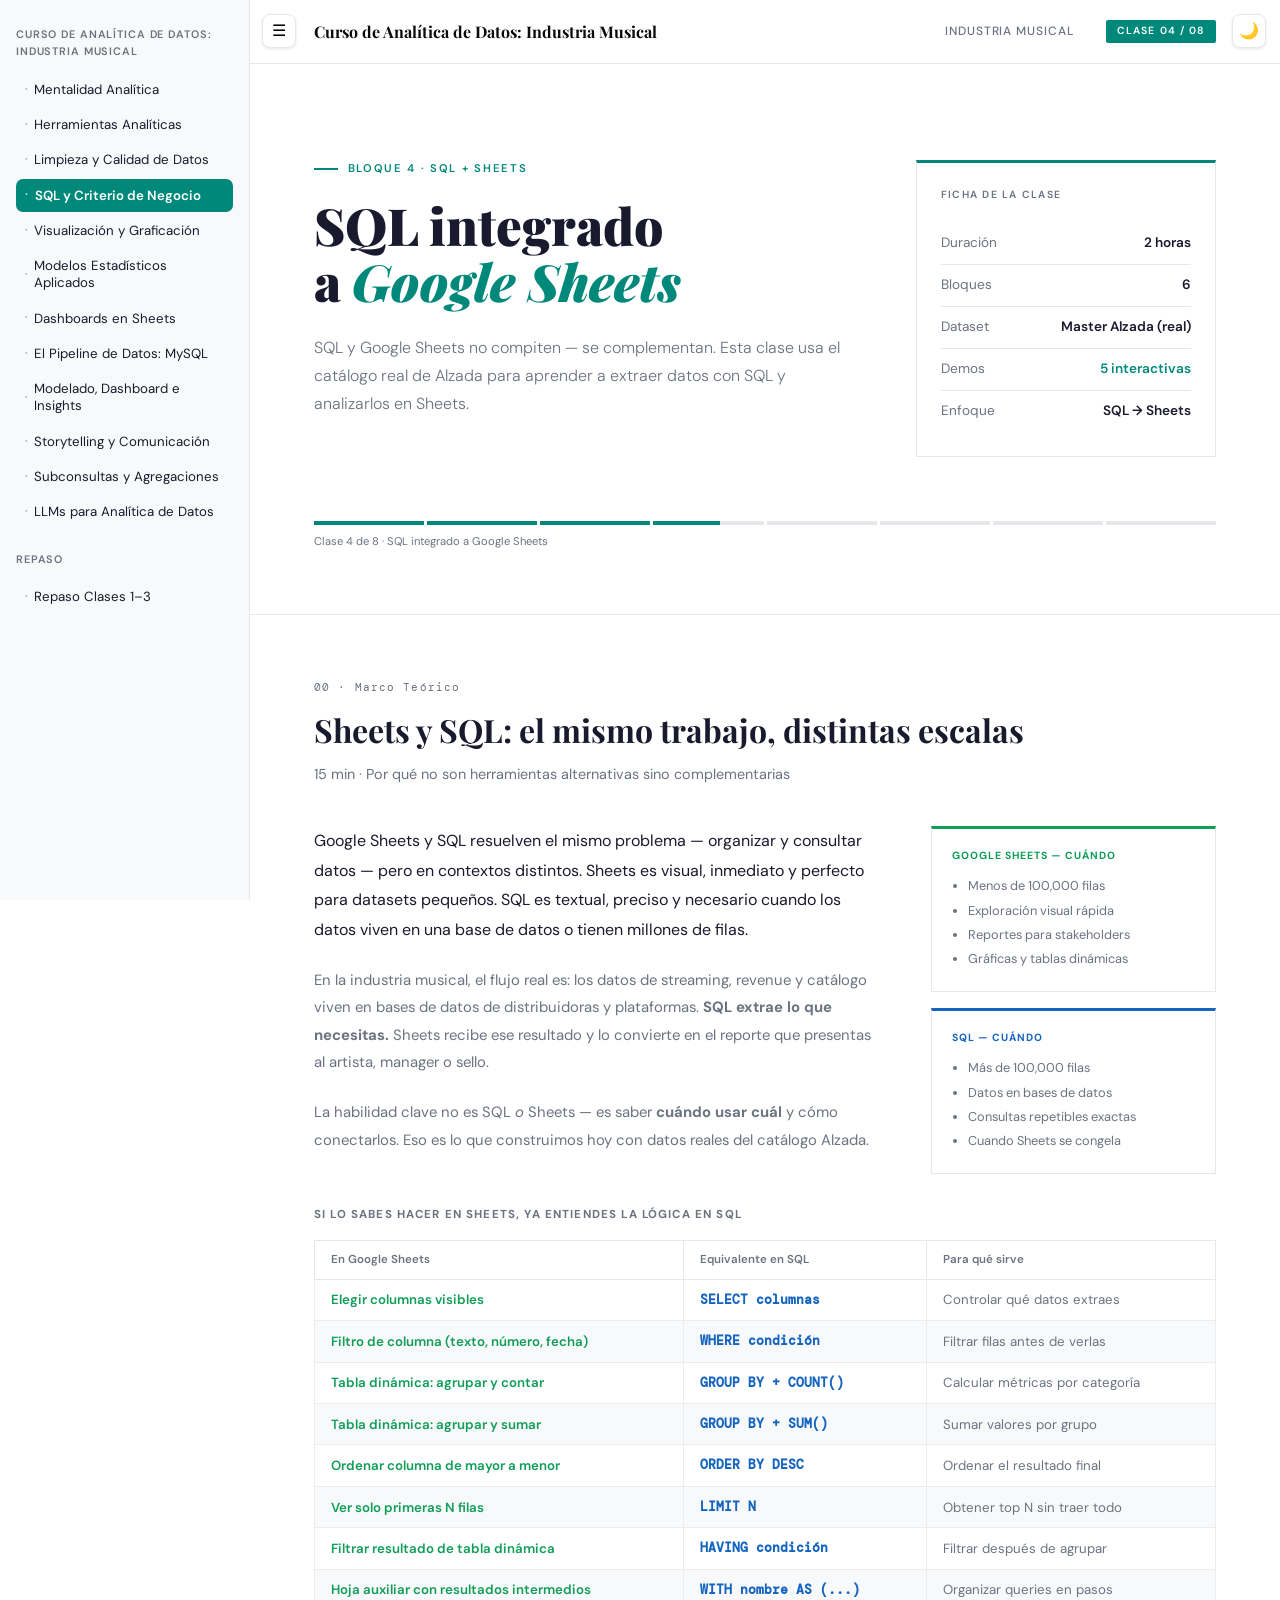
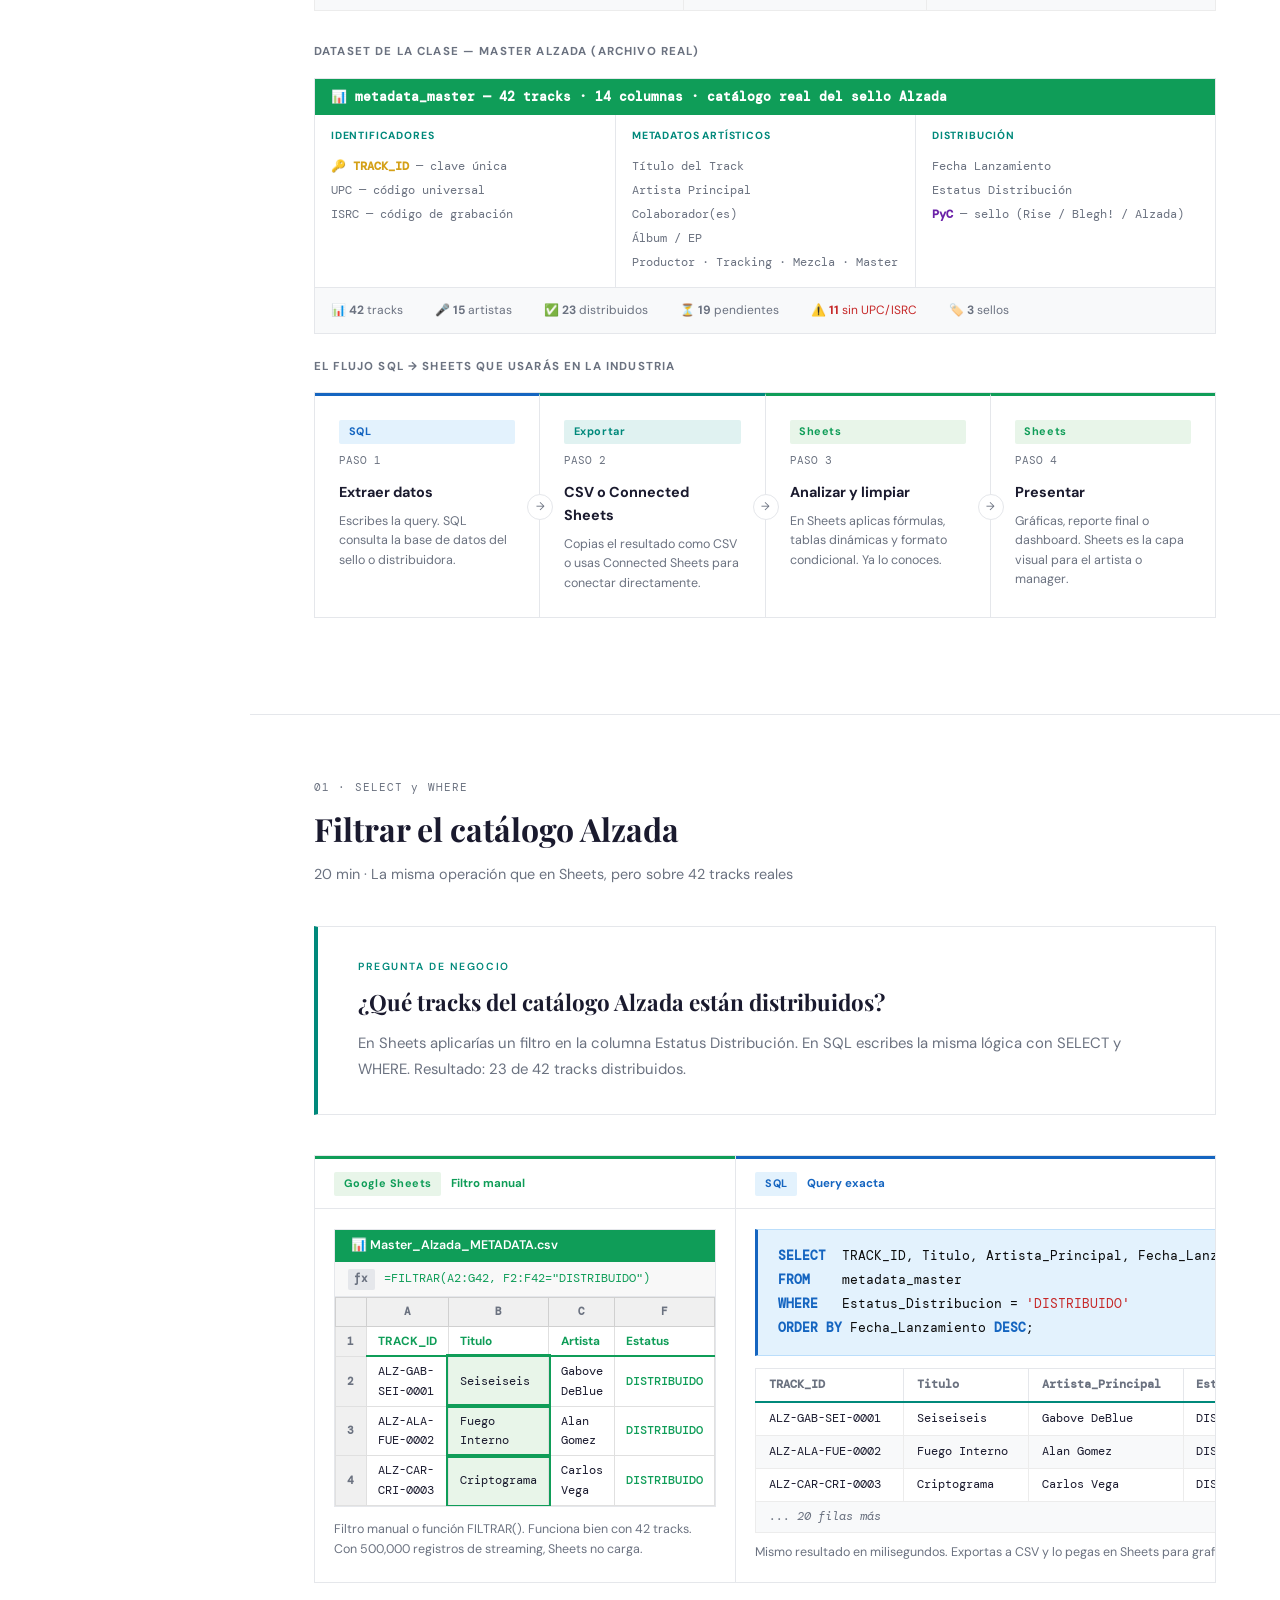
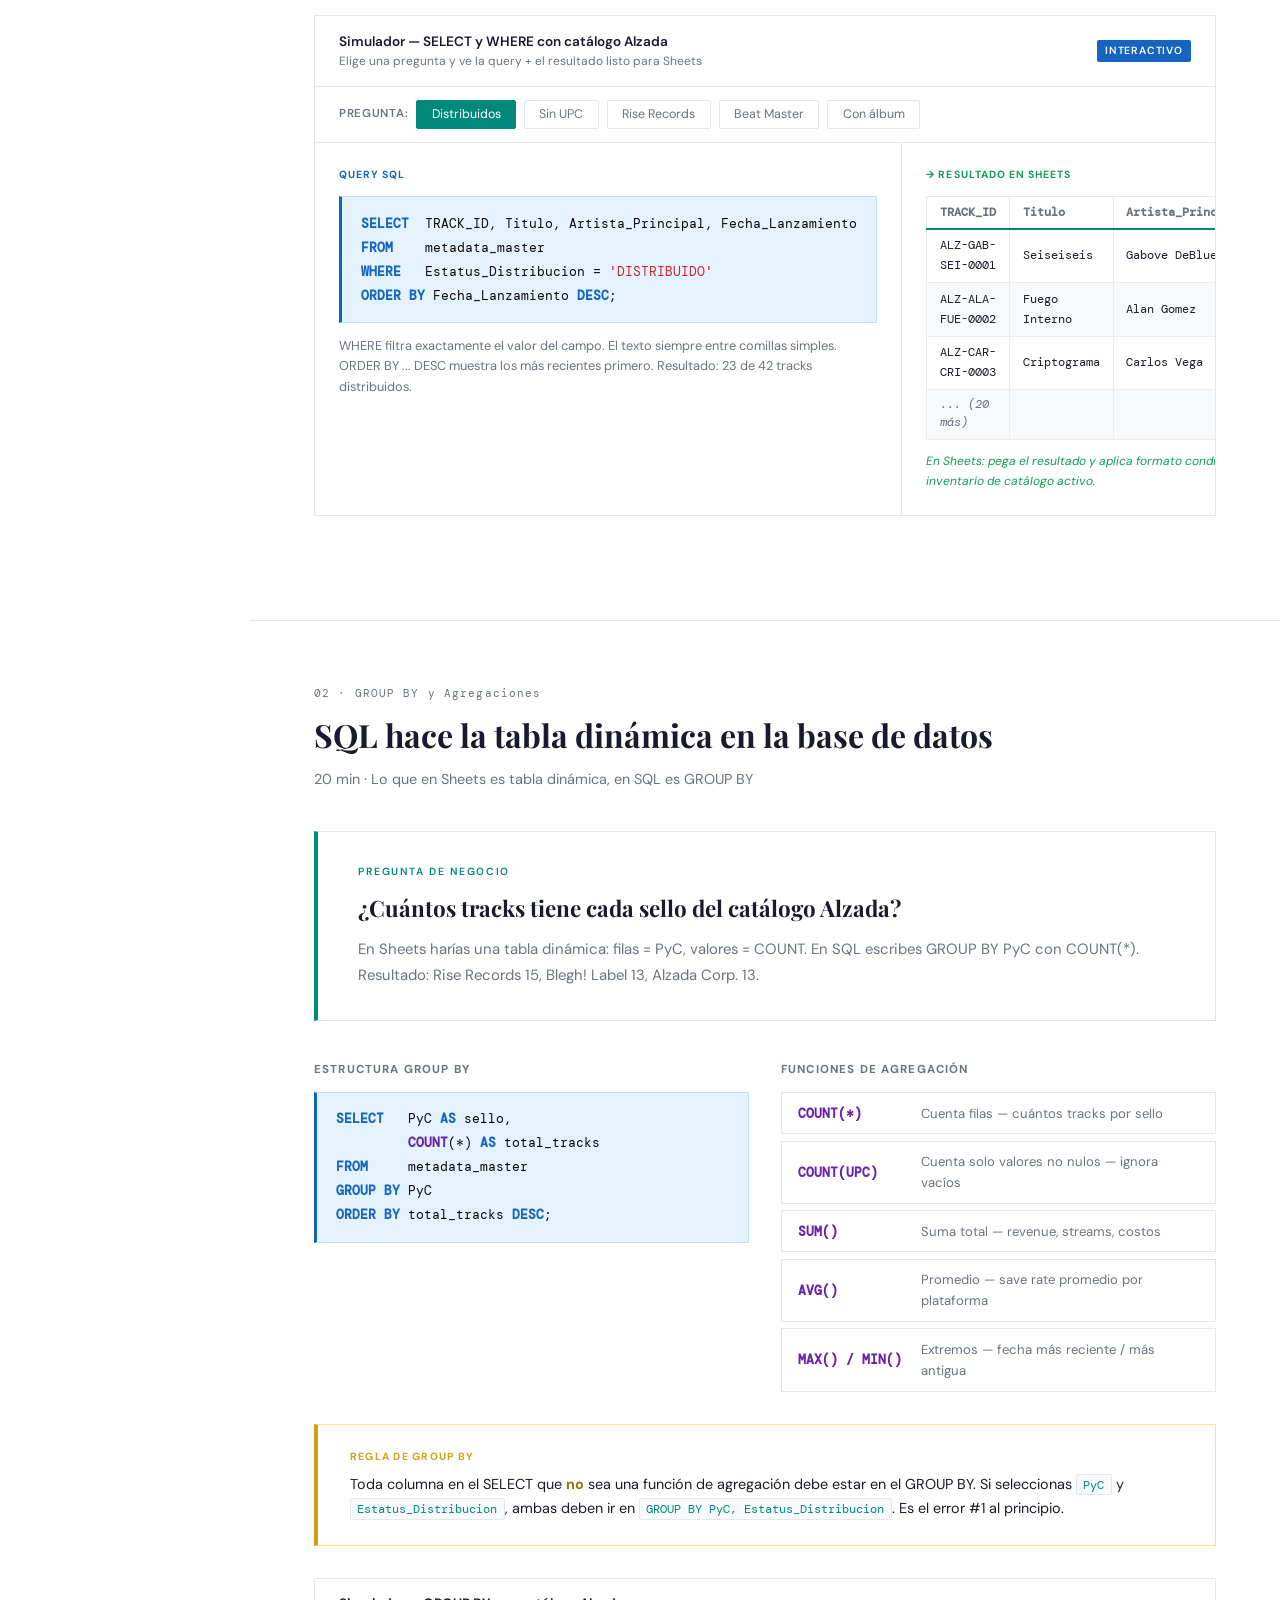
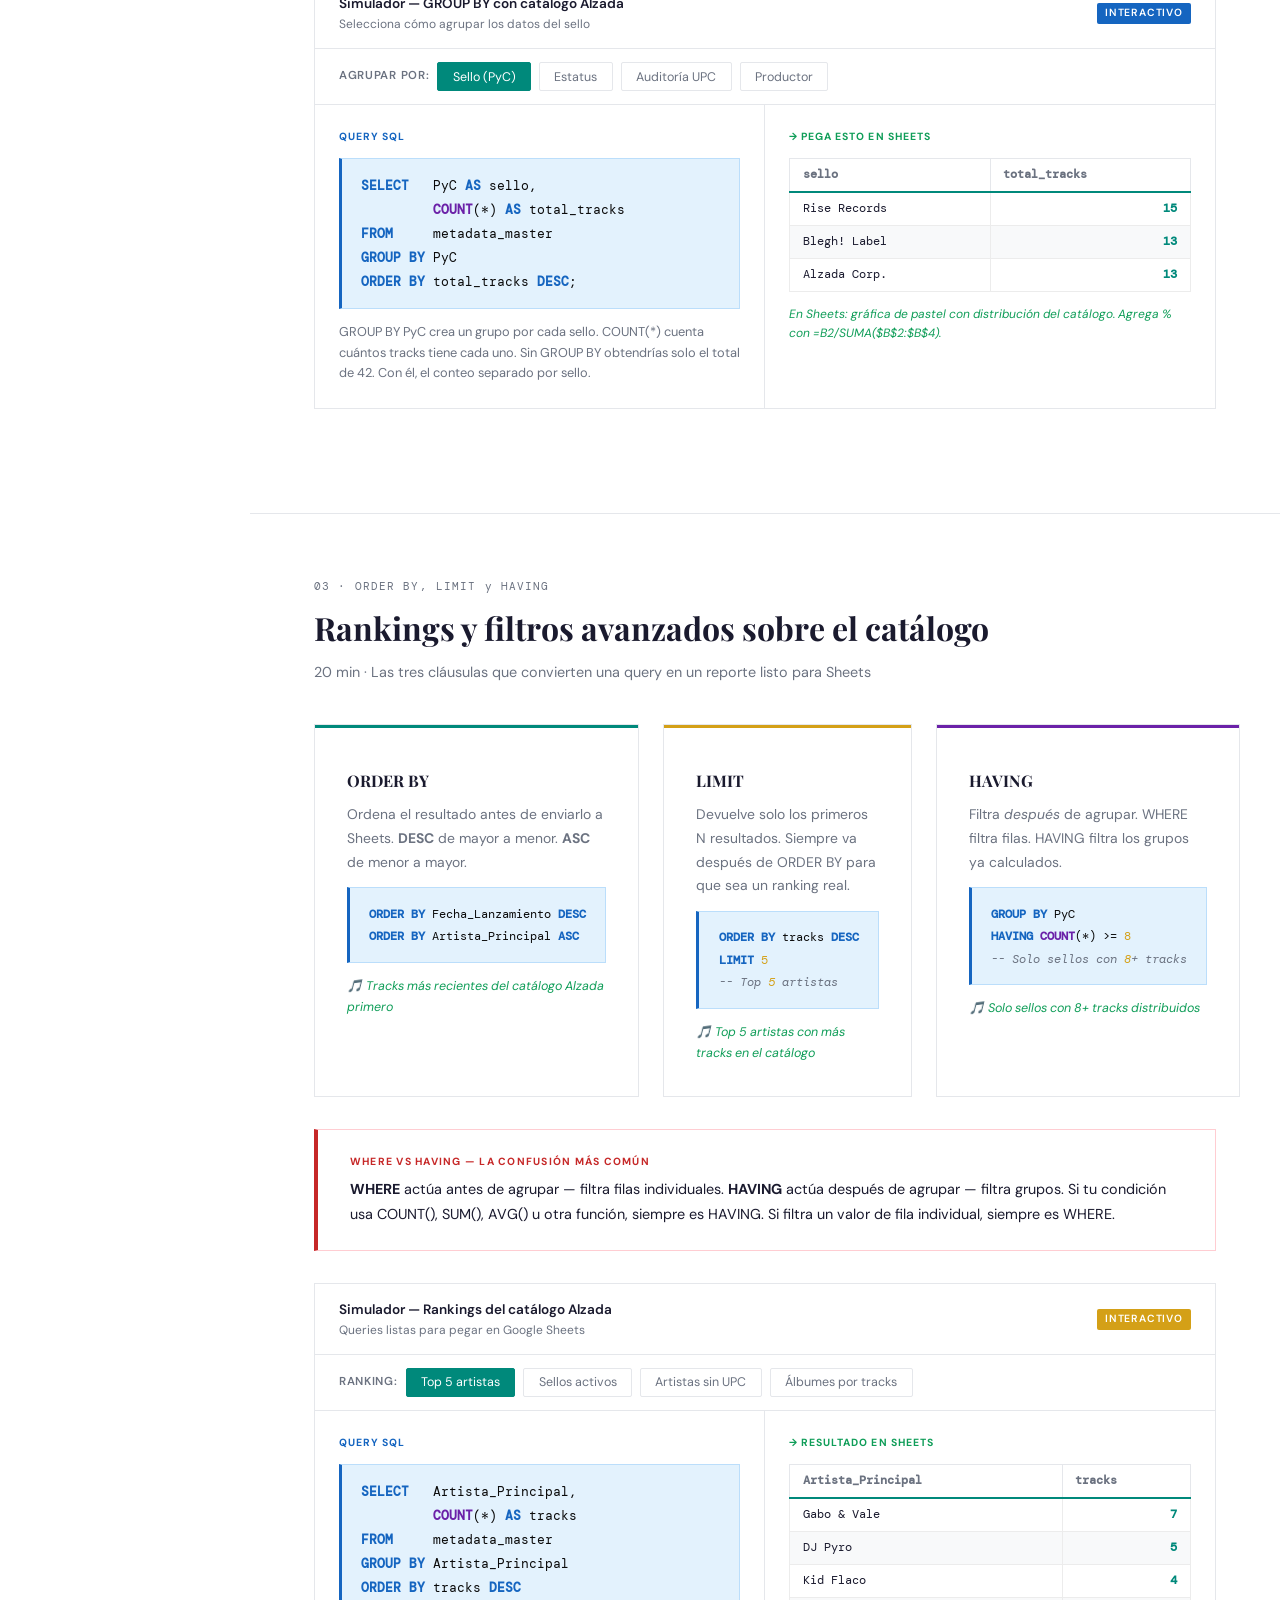
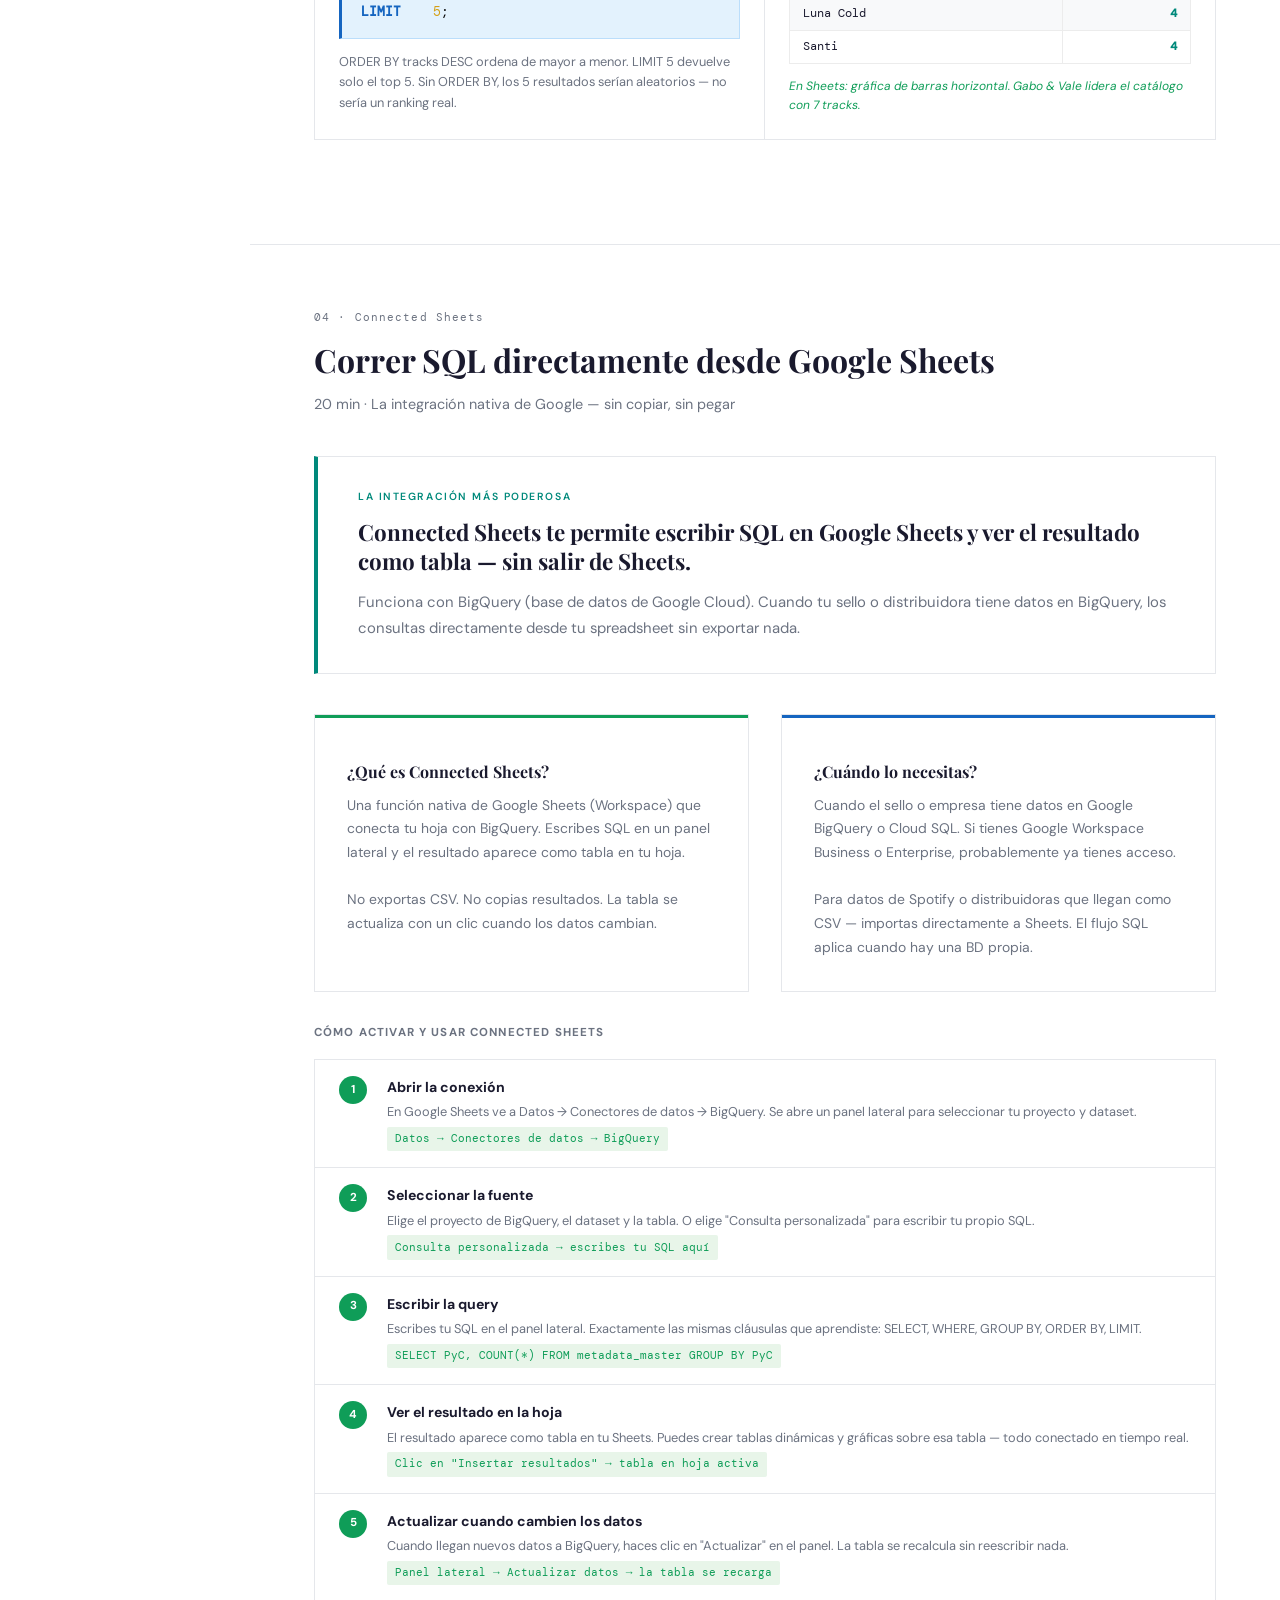
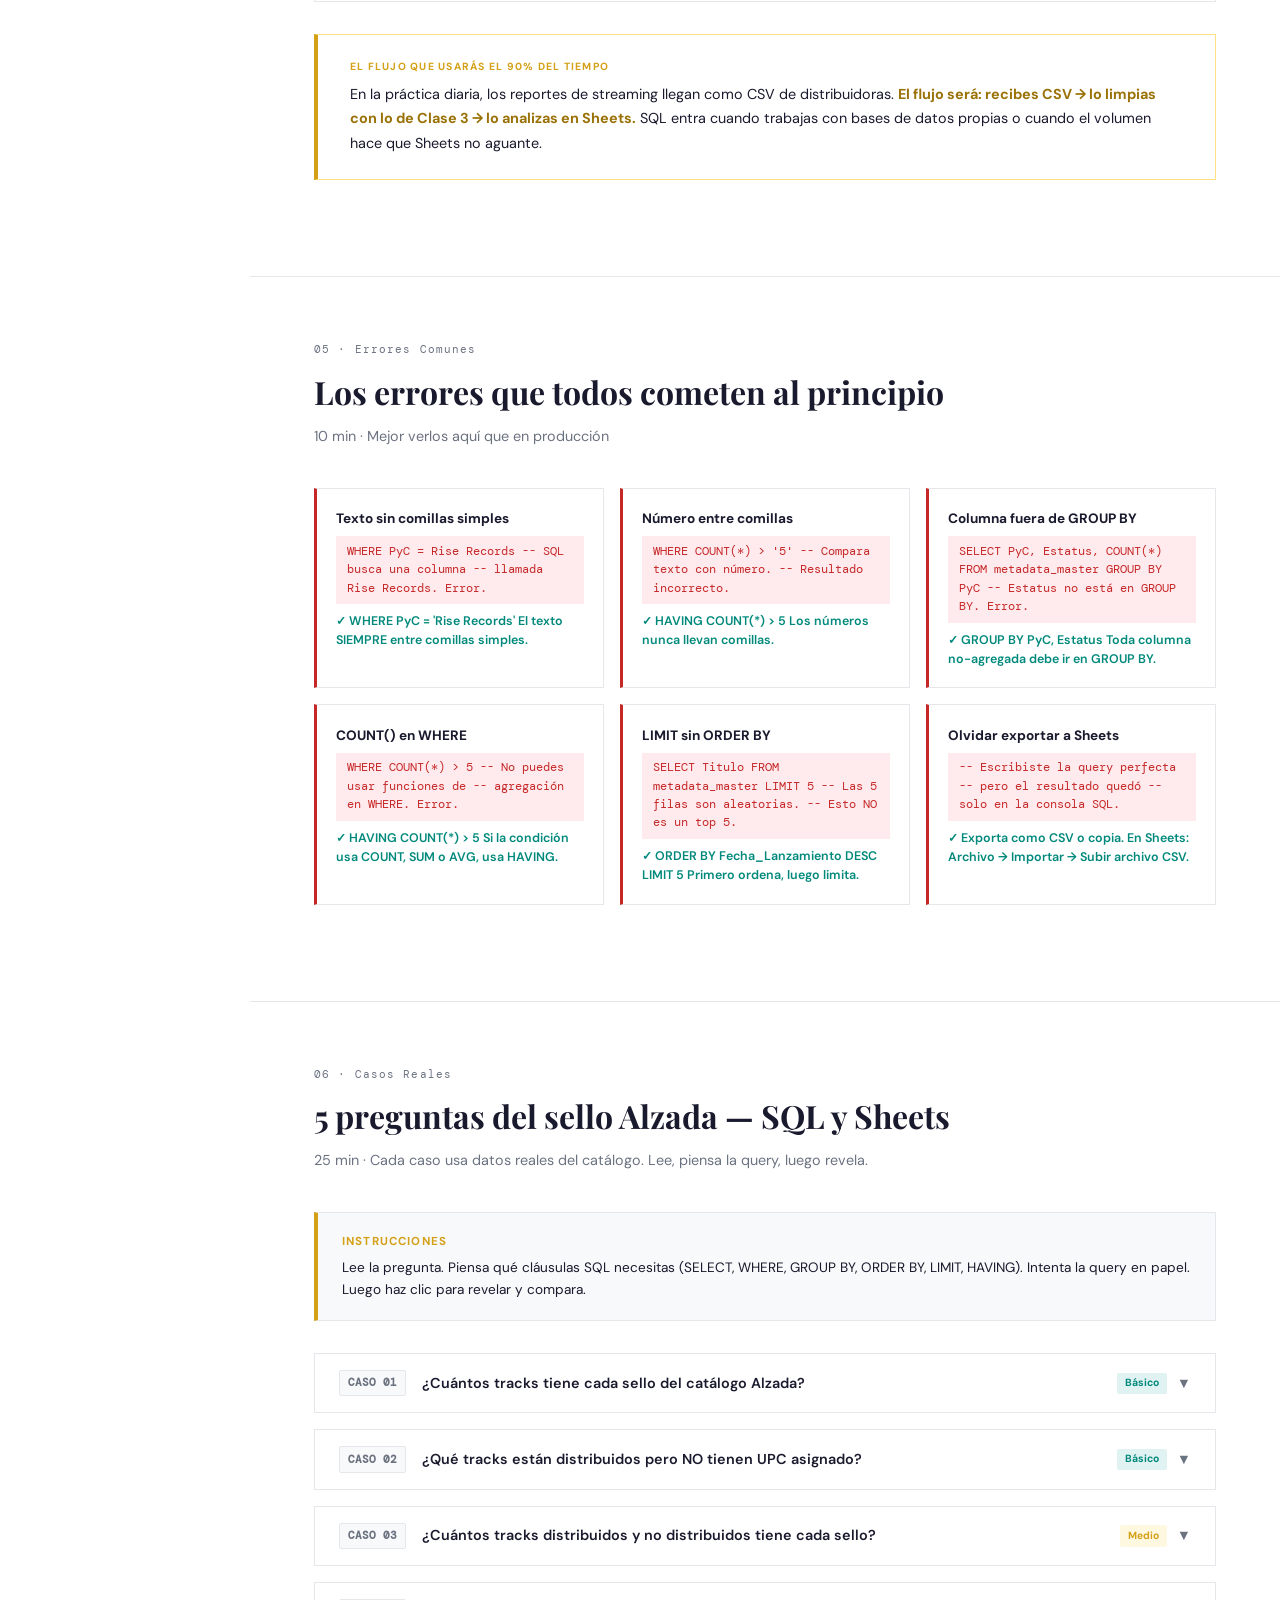
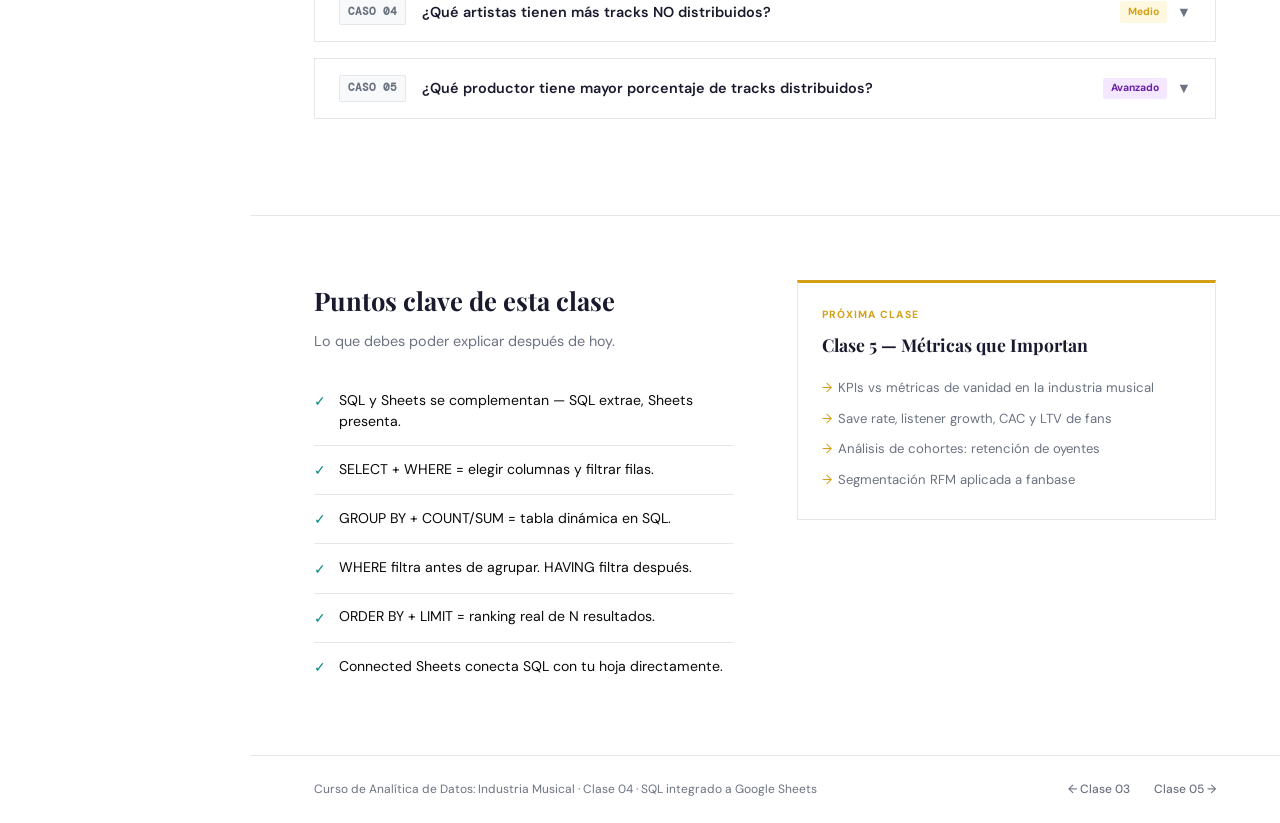
<file: clases/clase4_sql_criterio_negocio_5.html>
<!DOCTYPE html>
<html lang="es">
<head>
<meta charset="UTF-8">
<meta name="color-scheme" content="light">
<meta name="viewport" content="width=device-width, initial-scale=1.0">
<title>Clase 4 — SQL integrado a Google Sheets</title>
<link href="https://fonts.googleapis.com/css2?family=Playfair+Display:ital,wght@0,400;0,700;0,900;1,400&family=DM+Sans:wght@300;400;500;600&family=DM+Mono:wght@400;500&display=swap" rel="stylesheet">
<style>
:root{color-scheme:light;
  --ink:#1a1a2e;--teal:#00897B;--teal-l:#e0f2f1;
  --gold:#D4A017;--gold-l:#FFF8E1;--red:#C62828;--red-l:#FFEBEE;
  --gray:#6B7280;--light:#F8F9FA;--bd:#E5E7EB;
  --sh:#0F9D58;--sh-l:#E8F5E9;--sq:#1565C0;--sq-l:#E3F2FD;
  --pu:#6B21A8;--pu-l:#F3E8FF;}
*{margin:0;padding:0;box-sizing:border-box;}
html,body{background:#fff!important;color:#0a0a0a!important;}
body{font-family:"DM Sans",sans-serif;line-height:1.6;}
@media(prefers-color-scheme:dark){html,body{background:#fff!important;color:#0a0a0a!important;}}

.header{border-bottom:1px solid var(--bd);padding:0 4rem;display:flex;align-items:center;justify-content:space-between;height:64px;position:sticky;top:0;background:#fff;z-index:100;}
.hl{font-family:"Playfair Display",serif;font-size:1rem;font-weight:700;}
.hm{display:flex;gap:2rem;font-size:.75rem;color:var(--gray);font-weight:500;letter-spacing:.08em;text-transform:uppercase;align-items:center;}
.hb{background:var(--teal);color:#fff;padding:.2rem .7rem;border-radius:2px;font-size:.65rem;font-weight:600;letter-spacing:.1em;}

.hero{padding:6rem 4rem 4rem;max-width:1100px;margin:0 auto;display:grid;grid-template-columns:1fr 300px;gap:4rem;align-items:start;}
.eyebrow{font-size:.7rem;font-weight:600;letter-spacing:.15em;text-transform:uppercase;color:var(--teal);margin-bottom:1.2rem;display:flex;align-items:center;gap:.6rem;}
.eyebrow::before{content:"";display:inline-block;width:24px;height:2px;background:var(--teal);}
.hero h1{font-family:"Playfair Display",serif;font-size:3.2rem;line-height:1.1;font-weight:900;color:var(--ink);margin-bottom:1.5rem;}
.hero h1 em{font-style:italic;color:var(--teal);}
.hero-desc{font-size:1rem;color:var(--gray);line-height:1.75;font-weight:300;}
.sidebar{border:1px solid var(--bd);border-top:3px solid var(--teal);padding:1.5rem;background:#fff;}
.si{display:flex;justify-content:space-between;padding:.6rem 0;border-bottom:1px solid var(--bd);font-size:.85rem;}
.si:last-child{border-bottom:none;}
.si-l{color:var(--gray);}
.si-v{font-weight:600;color:var(--ink);}
.si-v.t{color:var(--teal);}

.prog{max-width:1100px;margin:0 auto;padding:0 4rem 4rem;}
.pt{display:flex;gap:3px;margin-bottom:.5rem;}
.ps{flex:1;height:4px;background:var(--bd);}
.ps.a{background:var(--teal);}
.ps.c{background:linear-gradient(90deg,var(--teal) 60%,var(--bd) 60%);}
.pl{font-size:.7rem;color:var(--gray);}

section{max-width:1100px;margin:0 auto;padding:4rem;border-top:1px solid var(--bd);}
.sn{font-family:"DM Mono",monospace;font-size:.7rem;color:var(--gray);letter-spacing:.1em;margin-bottom:.4rem;}
.st{font-family:"Playfair Display",serif;font-size:2rem;font-weight:700;color:var(--ink);margin-bottom:.5rem;}
.ss{font-size:.9rem;color:var(--gray);margin-bottom:2.5rem;}

.hook{background:#fff;border:1px solid var(--bd);border-left:4px solid var(--teal);padding:2rem 2.5rem;margin-bottom:2.5rem;}
.hook-lbl{font-size:.65rem;font-weight:600;letter-spacing:.15em;text-transform:uppercase;color:var(--teal);margin-bottom:.8rem;}
.hook h3{font-family:"Playfair Display",serif;font-size:1.4rem;font-weight:700;line-height:1.3;margin-bottom:.8rem;color:var(--ink);}
.hook p{font-size:.93rem;color:var(--gray);line-height:1.75;}

.ibox{background:#fff;border:1px solid #FFE082;border-left:4px solid var(--gold);padding:1.5rem 2rem;margin:2rem 0;}
.ibox-lbl{font-size:.65rem;font-weight:700;letter-spacing:.12em;text-transform:uppercase;color:var(--gold);margin-bottom:.4rem;}
.ibox p{font-size:.9rem;color:var(--ink);line-height:1.7;}
.ibox strong{color:#9A7208;}

.wbox{background:#fff;border:1px solid #FFCDD2;border-left:4px solid var(--red);padding:1.5rem 2rem;margin:2rem 0;}
.wbox-lbl{font-size:.65rem;font-weight:700;letter-spacing:.12em;text-transform:uppercase;color:var(--red);margin-bottom:.4rem;}
.wbox p{font-size:.9rem;color:var(--ink);line-height:1.7;}

.g2{display:grid;grid-template-columns:1fr 1fr;gap:2rem;margin-bottom:2rem;}
.g3{display:grid;grid-template-columns:repeat(3,1fr);gap:1.5rem;margin-bottom:2rem;}
.card{border:1px solid var(--bd);padding:2rem;position:relative;background:#fff;}
.ca{position:absolute;top:0;left:0;width:100%;height:3px;}
.card h4{font-family:"Playfair Display",serif;font-size:1rem;font-weight:700;margin-bottom:.6rem;color:var(--ink);margin-top:.7rem;}
.card p{font-size:.87rem;color:var(--gray);line-height:1.7;}

.sim{border:1px solid var(--bd);overflow:hidden;margin-bottom:2.5rem;background:#fff;}
.sim-h{background:#fff;border-bottom:1px solid var(--bd);padding:.9rem 1.5rem;display:flex;align-items:center;gap:.8rem;}
.sim-ht{font-size:.85rem;font-weight:600;color:var(--ink);}
.sim-hs{font-size:.75rem;color:var(--gray);}
.tag{color:#fff;font-size:.65rem;font-weight:600;padding:.15rem .5rem;border-radius:2px;letter-spacing:.08em;margin-left:auto;flex-shrink:0;}
.tag-t{background:var(--teal);}
.tag-g{background:var(--gold);}
.tag-sh{background:var(--sh);}
.tag-sq{background:var(--sq);}

.sql{font-family:"DM Mono",monospace;font-size:.79rem;background:var(--sq-l);border:1px solid #BBDEFB;border-left:3px solid var(--sq);padding:.9rem 1.2rem;line-height:1.9;overflow-x:auto;white-space:pre;margin-bottom:.8rem;}
.shf{font-family:"DM Mono",monospace;font-size:.79rem;background:var(--sh-l);border:1px solid #A5D6A7;border-left:3px solid var(--sh);padding:.9rem 1.2rem;line-height:1.9;overflow-x:auto;white-space:pre;margin-bottom:.8rem;}
.kw{color:var(--sq);font-weight:600;}
.fn{color:var(--pu);font-weight:600;}
.st2{color:var(--red);}
.cm{color:var(--gray);font-style:italic;}
.nm{color:var(--gold);}
.ic{font-family:"DM Mono",monospace;font-size:.85em;background:var(--light);border:1px solid var(--bd);padding:.1rem .4rem;border-radius:2px;color:var(--teal);}

.badge{display:inline-flex;align-items:center;gap:.3rem;font-size:.68rem;font-weight:700;padding:.2rem .6rem;border-radius:2px;letter-spacing:.05em;}
.bsh{background:var(--sh-l);color:var(--sh);}
.bsq{background:var(--sq-l);color:var(--sq);}
.bt{background:var(--teal-l);color:var(--teal);}

.tab{border:1px solid var(--bd);background:#fff;padding:.35rem .9rem;font-size:.78rem;cursor:pointer;font-family:"DM Sans",sans-serif;color:var(--gray);transition:all .15s;border-radius:2px;}
.tab.on{background:var(--teal);color:#fff;border-color:var(--teal);}
.tab:hover:not(.on){border-color:var(--teal);color:var(--teal);}

.rtbl{width:100%;border-collapse:collapse;font-family:"DM Mono",monospace;font-size:.78rem;}
.rtbl th{background:#fff;border:1px solid var(--bd);padding:.4rem .8rem;font-weight:600;color:var(--gray);text-align:left;font-size:.72rem;border-bottom:2px solid var(--teal);}
.rtbl td{border:1px solid #ECECEC;padding:.38rem .8rem;color:var(--ink);background:#fff;}
.rtbl tr:nth-child(even) td{background:var(--light);}
.rtbl td.nc{text-align:right;color:var(--teal);font-weight:600;}
.rtbl td.hl{background:var(--red-l);color:var(--red);font-weight:600;}

.err-grid{display:grid;grid-template-columns:repeat(3,1fr);gap:1rem;margin-bottom:2rem;}
.err-item{border:1px solid var(--bd);border-left:3px solid var(--red);padding:1.2rem;background:#fff;}
.err-t{font-weight:700;font-size:.85rem;color:var(--ink);margin-bottom:.4rem;}
.err-c{font-family:"DM Mono",monospace;font-size:.72rem;background:var(--red-l);padding:.4rem .7rem;color:var(--red);margin-bottom:.5rem;display:block;line-height:1.6;}
.err-f{font-size:.78rem;color:var(--teal);font-weight:600;line-height:1.5;}

.cases{display:flex;flex-direction:column;gap:1rem;margin-bottom:2rem;}
.ci{border:1px solid var(--bd);background:#fff;overflow:hidden;}
.ci-h{padding:1rem 1.5rem;display:grid;grid-template-columns:auto 1fr auto;gap:1rem;align-items:center;cursor:pointer;transition:background .15s;}
.ci-h:hover{background:var(--light);}
.ci-num{font-family:"DM Mono",monospace;font-size:.7rem;font-weight:700;color:var(--gray);background:var(--light);border:1px solid var(--bd);padding:.2rem .5rem;border-radius:2px;}
.ci-q{font-weight:600;font-size:.9rem;color:var(--ink);}
.ci-arr{color:var(--gray);font-size:.9rem;transition:transform .2s;}
.ci-arr.open{transform:rotate(180deg);}
.ci-body{display:none;padding:1.5rem;border-top:1px solid var(--bd);}
.ci-body.open{display:block;}
.ci-ctx{background:var(--light);border:1px solid var(--bd);border-left:3px solid var(--gold);padding:.8rem 1rem;font-size:.82rem;color:var(--gray);line-height:1.6;margin-bottom:1.2rem;}

.cs-steps{display:flex;flex-direction:column;gap:0;}
.cs-step{display:grid;grid-template-columns:32px 1fr;gap:1rem;padding:1rem 1.5rem;border:1px solid var(--bd);border-top:none;align-items:start;background:#fff;}
.cs-step:first-child{border-top:1px solid var(--bd);}
.cs-n{width:28px;height:28px;border-radius:50%;background:var(--sh);color:#fff;display:flex;align-items:center;justify-content:center;font-size:.72rem;font-weight:700;flex-shrink:0;}
.cs-c h5{font-weight:700;font-size:.88rem;color:var(--ink);margin-bottom:.25rem;}
.cs-c p{font-size:.8rem;color:var(--gray);line-height:1.55;}
.cs-a{font-family:"DM Mono",monospace;font-size:.7rem;color:var(--sh);background:var(--sh-l);padding:.2rem .5rem;border-radius:2px;display:inline-block;margin-top:.3rem;}

.flow{display:flex;align-items:stretch;gap:0;margin-bottom:2rem;border:1px solid var(--bd);overflow:hidden;}
.fs{flex:1;padding:1.5rem;background:#fff;position:relative;display:flex;flex-direction:column;gap:.5rem;}
.fs+.fs{border-left:1px solid var(--bd);}
.fs.sq{border-top:3px solid var(--sq);}
.fs.sh{border-top:3px solid var(--sh);}
.fs.bt{border-top:3px solid var(--teal);}
.fn2{font-family:"DM Mono",monospace;font-size:.7rem;color:var(--gray);margin-bottom:.2rem;}
.ft{font-weight:700;font-size:.9rem;color:var(--ink);}
.fd{font-size:.78rem;color:var(--gray);line-height:1.55;}
.fa{position:absolute;right:-14px;top:50%;transform:translateY(-50%);background:#fff;border:1px solid var(--bd);border-radius:50%;width:26px;height:26px;display:flex;align-items:center;justify-content:center;font-size:.7rem;color:var(--gray);z-index:2;}

.closing{background:#fff;border-top:1px solid var(--bd);padding:4rem;}
.closing-inner{max-width:1100px;margin:0 auto;display:grid;grid-template-columns:1fr 1fr;gap:4rem;}
.closing h3{font-family:"Playfair Display",serif;font-size:1.6rem;font-weight:700;color:var(--ink);margin-bottom:.5rem;}
.closing p{font-size:.9rem;color:var(--gray);line-height:1.7;margin-bottom:1.5rem;}
.nc{border:1px solid var(--bd);border-top:3px solid var(--gold);padding:1.5rem;background:#fff;}
.nc-l{font-size:.65rem;font-weight:700;letter-spacing:.12em;text-transform:uppercase;color:var(--gold);margin-bottom:.5rem;}
.nc-t{font-family:"Playfair Display",serif;font-size:1.1rem;font-weight:700;color:var(--ink);margin-bottom:.8rem;}
.nc-i{list-style:none;font-size:.82rem;color:var(--gray);}
.nc-i li{padding:.3rem 0;padding-left:1rem;position:relative;}
.nc-i li::before{content:"→";position:absolute;left:0;color:var(--gold);}
.kl{list-style:none;}
.kl li{display:flex;gap:.8rem;padding:.8rem 0;border-bottom:1px solid var(--bd);font-size:.88rem;align-items:flex-start;line-height:1.5;}
.kl li:last-child{border-bottom:none;}
.kc{color:var(--teal);flex-shrink:0;margin-top:.1rem;}
footer{border-top:1px solid var(--bd);padding:1.5rem 4rem;display:flex;justify-content:space-between;align-items:center;}
footer span{font-size:.75rem;color:var(--gray);}
.fn3{display:flex;gap:1.5rem;}
.fn3 a{font-size:.75rem;color:var(--gray);text-decoration:none;font-weight:500;}
.fn3 a:hover{color:var(--teal);}

.atbl{width:100%;border-collapse:collapse;font-size:.83rem;margin-bottom:1.5rem;}
.atbl th{background:#fff;border:1px solid var(--bd);padding:.6rem 1rem;text-align:left;font-size:.72rem;color:var(--gray);font-weight:600;}
.atbl td{border:1px solid #ECECEC;padding:.6rem 1rem;}
.atbl tr:nth-child(even) td{background:var(--light);}
.atbl td:first-child{color:var(--sh);font-weight:600;}
.atbl td:nth-child(2){font-family:"DM Mono",monospace;font-size:.8rem;color:var(--sq);font-weight:600;}
.atbl td:nth-child(3){color:var(--gray);}

.schema-info{border:1px solid var(--bd);overflow:hidden;margin-bottom:1.5rem;background:#fff;}
.schema-top{background:var(--sh);color:#fff;padding:.5rem 1rem;font-family:"DM Mono",monospace;font-size:.8rem;font-weight:600;}
.schema-cols{display:grid;grid-template-columns:repeat(3,1fr);gap:0;}
.schema-col{padding:.8rem 1rem;}
.schema-col+.schema-col{border-left:1px solid var(--bd);}
.schema-col-t{font-size:.65rem;font-weight:700;text-transform:uppercase;letter-spacing:.08em;color:var(--teal);margin-bottom:.6rem;}
.schema-col-f{font-family:"DM Mono",monospace;font-size:.75rem;color:var(--gray);line-height:2;}
.schema-stats{padding:.8rem 1rem;border-top:1px solid var(--bd);background:var(--light);display:flex;gap:2rem;flex-wrap:wrap;}
.schema-stat{font-size:.75rem;color:var(--gray);}

.cmp{display:grid;grid-template-columns:1fr 1fr;gap:0;border:1px solid var(--bd);overflow:hidden;margin-bottom:2rem;}
.cmp-col{background:#fff;}
.cmp-col+.cmp-col{border-left:1px solid var(--bd);}
.cmp-h{padding:.8rem 1.2rem;display:flex;align-items:center;gap:.6rem;border-bottom:1px solid var(--bd);}
.cmp-body{padding:1.2rem;}
.cmp-note{font-size:.78rem;color:var(--gray);line-height:1.6;margin-top:.6rem;}

.sh-mock{border:1px solid var(--bd);overflow:hidden;margin-bottom:.8rem;}
.sh-top{background:var(--sh);padding:.4rem 1rem;display:flex;align-items:center;gap:.8rem;}
.sh-top-t{color:#fff;font-size:.78rem;font-weight:600;}
.sh-fx{background:#F8F8F8;border-bottom:1px solid var(--bd);padding:.4rem .8rem;display:flex;gap:.6rem;align-items:center;font-family:"DM Mono",monospace;font-size:.78rem;}
.sh-fxl{background:var(--bd);padding:.1rem .4rem;border-radius:2px;font-weight:600;color:var(--gray);font-size:.7rem;}
.sh-fxv{color:var(--sh);flex:1;}
.sh-t{width:100%;border-collapse:collapse;font-family:"DM Mono",monospace;font-size:.76rem;}
.sh-t th{background:#F0F0F0;border:1px solid #D0D0D0;padding:.3rem .7rem;font-size:.7rem;color:var(--gray);text-align:center;font-weight:600;}
.sh-t td{border:1px solid #E0E0E0;padding:.3rem .7rem;background:#fff;color:var(--ink);}
.sh-t td.rh{background:#F0F0F0;color:var(--gray);text-align:center;font-weight:600;font-size:.68rem;}
.sh-t td.ch{background:#fff;color:var(--sh);font-weight:700;font-size:.74rem;font-family:"DM Sans",sans-serif;border-bottom:2px solid var(--sh);}
.sh-t td.ac{background:#E8F5E9;outline:2px solid var(--sh);}
.sh-t td.fc{color:var(--sh);font-weight:500;}

@media(max-width:768px){
  .hero,.g2,.g3,.cmp,.closing-inner,.schema-cols{grid-template-columns:1fr;}
  .flow{flex-direction:column;}
  .header,.prog,section,footer,.closing{padding-left:1.5rem;padding-right:1.5rem;}
  .hero{padding:3rem 1.5rem 2rem;}
  .hero h1{font-size:2.4rem;}
}
</style>
<link rel="stylesheet" href="shared-chrome.css?v=4">
</head>
<body>

<header class="header">
  <div class="hl">Curso de Analítica de Datos: Industria Musical</div>
  <div class="hm"><span>Industria Musical</span> <span class="hb">Clase 04 / 08</span></div>
</header>

<div class="hero">
  <div>
    <div class="eyebrow">Bloque 4 · SQL + Sheets</div>
    <h1>SQL integrado<br>a <em>Google Sheets</em></h1>
    <p class="hero-desc">SQL y Google Sheets no compiten — se complementan. Esta clase usa el catálogo real de Alzada para aprender a extraer datos con SQL y analizarlos en Sheets.</p>
  </div>
  <div class="sidebar">
    <div style="font-size:.65rem;font-weight:600;letter-spacing:.12em;text-transform:uppercase;color:var(--gray);margin-bottom:1.2rem;">Ficha de la clase</div>
    <div class="si"><span class="si-l">Duración</span> <span class="si-v">2 horas</span></div>
    <div class="si"><span class="si-l">Bloques</span> <span class="si-v">6</span></div>
    <div class="si"><span class="si-l">Dataset</span> <span class="si-v">Master Alzada (real)</span></div>
    <div class="si"><span class="si-l">Demos</span> <span class="si-v t">5 interactivas</span></div>
    <div class="si"><span class="si-l">Enfoque</span> <span class="si-v">SQL → Sheets</span></div>
  </div>
</div>

<div class="prog">
  <div class="pt">
    <div class="ps a"></div><div class="ps a"></div><div class="ps a"></div>
    <div class="ps c"></div><div class="ps"></div><div class="ps"></div>
    <div class="ps"></div><div class="ps"></div>
  </div>
  <div class="pl">Clase 4 de 8 · SQL integrado a Google Sheets</div>
</div>

<!-- B0 MARCO TEÓRICO -->
<section>
  <div class="sn">00 · Marco Teórico</div>
  <div class="st">Sheets y SQL: el mismo trabajo, distintas escalas</div>
  <div class="ss">15 min · Por qué no son herramientas alternativas sino complementarias</div>

  <div style="display:grid;grid-template-columns:2fr 1fr;gap:3rem;margin-bottom:2rem;">
    <div>
      <p style="font-size:1rem;color:var(--ink);line-height:1.85;margin-bottom:1.4rem;">Google Sheets y SQL resuelven el mismo problema — organizar y consultar datos — pero en contextos distintos. Sheets es visual, inmediato y perfecto para datasets pequeños. SQL es textual, preciso y necesario cuando los datos viven en una base de datos o tienen millones de filas.</p>
      <p style="font-size:.93rem;color:var(--gray);line-height:1.85;margin-bottom:1.4rem;">En la industria musical, el flujo real es: los datos de streaming, revenue y catálogo viven en bases de datos de distribuidoras y plataformas. <strong>SQL extrae lo que necesitas.</strong> Sheets recibe ese resultado y lo convierte en el reporte que presentas al artista, manager o sello.</p>
      <p style="font-size:.93rem;color:var(--gray);line-height:1.85;">La habilidad clave no es SQL <em>o</em> Sheets — es saber <strong>cuándo usar cuál</strong> y cómo conectarlos. Eso es lo que construimos hoy con datos reales del catálogo Alzada.</p>
    </div>
    <div style="display:flex;flex-direction:column;gap:1rem;">
      <div style="border:1px solid var(--bd);border-top:3px solid var(--sh);padding:1.2rem;background:#fff;">
        <div style="font-size:.65rem;font-weight:700;text-transform:uppercase;letter-spacing:.1em;color:var(--sh);margin-bottom:.6rem;">Google Sheets — cuándo</div>
        <ul style="font-size:.8rem;color:var(--gray);line-height:1.9;padding-left:1rem;">
          <li>Menos de 100,000 filas</li><li>Exploración visual rápida</li>
          <li>Reportes para stakeholders</li><li>Gráficas y tablas dinámicas</li>
        </ul>
      </div>
      <div style="border:1px solid var(--bd);border-top:3px solid var(--sq);padding:1.2rem;background:#fff;">
        <div style="font-size:.65rem;font-weight:700;text-transform:uppercase;letter-spacing:.1em;color:var(--sq);margin-bottom:.6rem;">SQL — cuándo</div>
        <ul style="font-size:.8rem;color:var(--gray);line-height:1.9;padding-left:1rem;">
          <li>Más de 100,000 filas</li><li>Datos en bases de datos</li>
          <li>Consultas repetibles exactas</li><li>Cuando Sheets se congela</li>
        </ul>
      </div>
    </div>
  </div>

  <div style="font-size:.72rem;font-weight:700;text-transform:uppercase;letter-spacing:.1em;color:var(--gray);margin-bottom:1rem;">Si lo sabes hacer en Sheets, ya entiendes la lógica en SQL</div>
  <table class="atbl">
    <thead><tr><th>En Google Sheets</th><th>Equivalente en SQL</th><th>Para qué sirve</th></tr></thead>
    <tbody id="atbl-body"></tbody>
  </table>

  <div style="font-size:.72rem;font-weight:700;text-transform:uppercase;letter-spacing:.1em;color:var(--gray);margin-bottom:1rem;margin-top:2rem;">Dataset de la clase — Master Alzada (archivo real)</div>
  <div class="schema-info">
    <div class="schema-top">📊 metadata_master — 42 tracks · 14 columnas · catálogo real del sello Alzada</div>
    <div class="schema-cols">
      <div class="schema-col">
        <div class="schema-col-t">Identificadores</div>
        <div class="schema-col-f">
          <span style="color:var(--gold);font-weight:600;">🔑 TRACK_ID</span> — clave única<br>
          UPC — código universal<br>ISRC — código de grabación
        </div>
      </div>
      <div class="schema-col">
        <div class="schema-col-t">Metadatos artísticos</div>
        <div class="schema-col-f">
          Título del Track<br>Artista Principal<br>Colaborador(es)<br>
          Álbum / EP<br>Productor · Tracking · Mezcla · Master
        </div>
      </div>
      <div class="schema-col">
        <div class="schema-col-t">Distribución</div>
        <div class="schema-col-f">
          Fecha Lanzamiento<br>Estatus Distribución<br>
          <span style="color:var(--pu);font-weight:600;">PyC</span> — sello (Rise / Blegh! / Alzada)
        </div>
      </div>
    </div>
    <div class="schema-stats">
      <span class="schema-stat">📊 <strong>42</strong> tracks</span>
      <span class="schema-stat">🎤 <strong>15</strong> artistas</span>
      <span class="schema-stat">✅ <strong>23</strong> distribuidos</span>
      <span class="schema-stat">⏳ <strong>19</strong> pendientes</span>
      <span class="schema-stat" style="color:var(--red);">⚠️ <strong>11</strong> sin UPC/ISRC</span>
      <span class="schema-stat">🏷️ <strong>3</strong> sellos</span>
    </div>
  </div>

  <div style="font-size:.72rem;font-weight:700;text-transform:uppercase;letter-spacing:.1em;color:var(--gray);margin-bottom:1rem;">El flujo SQL → Sheets que usarás en la industria</div>
  <div class="flow">
    <div class="fs sq" style="position:relative;">
      <span class="badge bsq">SQL</span>
      <div class="fn2">PASO 1</div><div class="ft">Extraer datos</div>
      <div class="fd">Escribes la query. SQL consulta la base de datos del sello o distribuidora.</div>
      <div class="fa">→</div>
    </div>
    <div class="fs bt" style="position:relative;">
      <span class="badge bt">Exportar</span>
      <div class="fn2">PASO 2</div><div class="ft">CSV o Connected Sheets</div>
      <div class="fd">Copias el resultado como CSV o usas Connected Sheets para conectar directamente.</div>
      <div class="fa">→</div>
    </div>
    <div class="fs sh" style="position:relative;">
      <span class="badge bsh">Sheets</span>
      <div class="fn2">PASO 3</div><div class="ft">Analizar y limpiar</div>
      <div class="fd">En Sheets aplicas fórmulas, tablas dinámicas y formato condicional. Ya lo conoces.</div>
      <div class="fa">→</div>
    </div>
    <div class="fs sh">
      <span class="badge bsh">Sheets</span>
      <div class="fn2">PASO 4</div><div class="ft">Presentar</div>
      <div class="fd">Gráficas, reporte final o dashboard. Sheets es la capa visual para el artista o manager.</div>
    </div>
  </div>
</section>

<!-- B1 SELECT Y WHERE -->
<section>
  <div class="sn">01 · SELECT y WHERE</div>
  <div class="st">Filtrar el catálogo Alzada</div>
  <div class="ss">20 min · La misma operación que en Sheets, pero sobre 42 tracks reales</div>

  <div class="hook">
    <div class="hook-lbl">Pregunta de negocio</div>
    <h3>¿Qué tracks del catálogo Alzada están distribuidos?</h3>
    <p>En Sheets aplicarías un filtro en la columna Estatus Distribución. En SQL escribes la misma lógica con SELECT y WHERE. Resultado: 23 de 42 tracks distribuidos.</p>
  </div>

  <div class="cmp" style="margin-bottom:2rem;">
    <div class="cmp-col">
      <div class="cmp-h" style="border-top:3px solid var(--sh);">
        <span class="badge bsh">Google Sheets</span>
        <span style="font-size:.72rem;font-weight:700;color:var(--sh);">Filtro manual</span>
      </div>
      <div class="cmp-body">
        <div class="sh-mock">
          <div class="sh-top"><span class="sh-top-t">📊 Master_Alzada_METADATA.csv</span></div>
          <div class="sh-fx"><span class="sh-fxl">fx</span> <span class="sh-fxv">=FILTRAR(A2:G42, F2:F42="DISTRIBUIDO")</span></div>
          <div style="overflow-x:auto;">
            <table class="sh-t">
              <thead><tr><th></th><th>A</th><th>B</th><th>C</th><th>F</th></tr></thead>
              <tbody>
                <tr><td class="rh">1</td><td class="ch">TRACK_ID</td><td class="ch">Titulo</td><td class="ch">Artista</td><td class="ch">Estatus</td></tr>
                <tr><td class="rh">2</td><td>ALZ-GAB-SEI-0001</td><td class="ac">Seiseiseis</td><td>Gabove DeBlue</td><td class="fc">DISTRIBUIDO</td></tr>
                <tr><td class="rh">3</td><td>ALZ-ALA-FUE-0002</td><td class="ac">Fuego Interno</td><td>Alan Gomez</td><td class="fc">DISTRIBUIDO</td></tr>
                <tr><td class="rh">4</td><td>ALZ-CAR-CRI-0003</td><td class="ac">Criptograma</td><td>Carlos Vega</td><td class="fc">DISTRIBUIDO</td></tr>
              </tbody>
            </table>
          </div>
        </div>
        <div class="cmp-note">Filtro manual o función FILTRAR(). Funciona bien con 42 tracks. Con 500,000 registros de streaming, Sheets no carga.</div>
      </div>
    </div>
    <div class="cmp-col">
      <div class="cmp-h" style="border-top:3px solid var(--sq);">
        <span class="badge bsq">SQL</span>
        <span style="font-size:.72rem;font-weight:700;color:var(--sq);">Query exacta</span>
      </div>
      <div class="cmp-body">
        <div class="sql" id="cmp-sql-1"></div>
        <table class="rtbl">
          <thead><tr><th>TRACK_ID</th><th>Titulo</th><th>Artista_Principal</th><th>Estatus</th></tr></thead>
          <tbody>
            <tr><td>ALZ-GAB-SEI-0001</td><td>Seiseiseis</td><td>Gabove DeBlue</td><td>DISTRIBUIDO</td></tr>
            <tr><td>ALZ-ALA-FUE-0002</td><td>Fuego Interno</td><td>Alan Gomez</td><td>DISTRIBUIDO</td></tr>
            <tr><td>ALZ-CAR-CRI-0003</td><td>Criptograma</td><td>Carlos Vega</td><td>DISTRIBUIDO</td></tr>
            <tr><td colspan="4" style="color:var(--gray);font-style:italic;font-size:.72rem;">... 20 filas más</td></tr>
          </tbody>
        </table>
        <div class="cmp-note">Mismo resultado en milisegundos. Exportas a CSV y lo pegas en Sheets para graficar.</div>
      </div>
    </div>
  </div>

  <div class="sim">
    <div class="sim-h">
      <div><div class="sim-ht">Simulador — SELECT y WHERE con catálogo Alzada</div><div class="sim-hs">Elige una pregunta y ve la query + el resultado listo para Sheets</div></div>
      <span class="tag tag-sq">INTERACTIVO</span>
    </div>
    <div style="padding:.8rem 1.5rem;border-bottom:1px solid var(--bd);display:flex;gap:.5rem;flex-wrap:wrap;">
      <span style="font-size:.72rem;color:var(--gray);font-weight:600;text-transform:uppercase;letter-spacing:.06em;align-self:center;">Pregunta:</span>
      <button class="tab on" id="sw0" onclick="doSW(0)">Distribuidos</button>
      <button class="tab" id="sw1" onclick="doSW(1)">Sin UPC</button>
      <button class="tab" id="sw2" onclick="doSW(2)">Rise Records</button>
      <button class="tab" id="sw3" onclick="doSW(3)">Beat Master</button>
      <button class="tab" id="sw4" onclick="doSW(4)">Con álbum</button>
    </div>
    <div style="display:grid;grid-template-columns:1fr 1fr;">
      <div style="padding:1.5rem;border-right:1px solid var(--bd);">
        <div style="font-size:.65rem;font-weight:700;text-transform:uppercase;letter-spacing:.1em;color:var(--sq);margin-bottom:.8rem;">Query SQL</div>
        <div class="sql" id="sw-q"></div>
        <div style="font-size:.8rem;color:var(--gray);line-height:1.6;" id="sw-e"></div>
      </div>
      <div style="padding:1.5rem;">
        <div style="font-size:.65rem;font-weight:700;text-transform:uppercase;letter-spacing:.1em;color:var(--sh);margin-bottom:.8rem;">→ Resultado en Sheets</div>
        <div id="sw-r"></div>
        <div style="font-size:.75rem;color:var(--sh);font-style:italic;margin-top:.8rem;" id="sw-t"></div>
      </div>
    </div>
  </div>
</section>

<!-- B2 GROUP BY -->
<section>
  <div class="sn">02 · GROUP BY y Agregaciones</div>
  <div class="st">SQL hace la tabla dinámica en la base de datos</div>
  <div class="ss">20 min · Lo que en Sheets es tabla dinámica, en SQL es GROUP BY</div>

  <div class="hook">
    <div class="hook-lbl">Pregunta de negocio</div>
    <h3>¿Cuántos tracks tiene cada sello del catálogo Alzada?</h3>
    <p>En Sheets harías una tabla dinámica: filas = PyC, valores = COUNT. En SQL escribes GROUP BY PyC con COUNT(*). Resultado: Rise Records 15, Blegh! Label 13, Alzada Corp. 13.</p>
  </div>

  <div class="g2">
    <div>
      <div style="font-size:.72rem;font-weight:700;text-transform:uppercase;letter-spacing:.1em;color:var(--gray);margin-bottom:.8rem;">Estructura GROUP BY</div>
      <div class="sql" id="gb-example"></div>
    </div>
    <div>
      <div style="font-size:.72rem;font-weight:700;text-transform:uppercase;letter-spacing:.1em;color:var(--gray);margin-bottom:.8rem;">Funciones de agregación</div>
      <div style="display:flex;flex-direction:column;gap:.4rem;">
        <div style="padding:.6rem 1rem;border:1px solid var(--bd);background:#fff;display:grid;grid-template-columns:110px 1fr;gap:.8rem;align-items:center;">
          <span style="font-family:'DM Mono',monospace;font-size:.82rem;color:var(--pu);font-weight:600;">COUNT(*)</span>
          <span style="font-size:.82rem;color:var(--gray);">Cuenta filas — cuántos tracks por sello</span>
        </div>
        <div style="padding:.6rem 1rem;border:1px solid var(--bd);background:#fff;display:grid;grid-template-columns:110px 1fr;gap:.8rem;align-items:center;">
          <span style="font-family:'DM Mono',monospace;font-size:.82rem;color:var(--pu);font-weight:600;">COUNT(UPC)</span>
          <span style="font-size:.82rem;color:var(--gray);">Cuenta solo valores no nulos — ignora vacíos</span>
        </div>
        <div style="padding:.6rem 1rem;border:1px solid var(--bd);background:#fff;display:grid;grid-template-columns:110px 1fr;gap:.8rem;align-items:center;">
          <span style="font-family:'DM Mono',monospace;font-size:.82rem;color:var(--pu);font-weight:600;">SUM()</span>
          <span style="font-size:.82rem;color:var(--gray);">Suma total — revenue, streams, costos</span>
        </div>
        <div style="padding:.6rem 1rem;border:1px solid var(--bd);background:#fff;display:grid;grid-template-columns:110px 1fr;gap:.8rem;align-items:center;">
          <span style="font-family:'DM Mono',monospace;font-size:.82rem;color:var(--pu);font-weight:600;">AVG()</span>
          <span style="font-size:.82rem;color:var(--gray);">Promedio — save rate promedio por plataforma</span>
        </div>
        <div style="padding:.6rem 1rem;border:1px solid var(--bd);background:#fff;display:grid;grid-template-columns:110px 1fr;gap:.8rem;align-items:center;">
          <span style="font-family:'DM Mono',monospace;font-size:.82rem;color:var(--pu);font-weight:600;">MAX() / MIN()</span>
          <span style="font-size:.82rem;color:var(--gray);">Extremos — fecha más reciente / más antigua</span>
        </div>
      </div>
    </div>
  </div>

  <div class="ibox">
    <div class="ibox-lbl">Regla de GROUP BY</div>
    <p>Toda columna en el SELECT que <strong>no</strong> sea una función de agregación debe estar en el GROUP BY. Si seleccionas <span class="ic">PyC</span> y <span class="ic">Estatus_Distribucion</span>, ambas deben ir en <span class="ic">GROUP BY PyC, Estatus_Distribucion</span>. Es el error #1 al principio.</p>
  </div>

  <div class="sim">
    <div class="sim-h">
      <div><div class="sim-ht">Simulador — GROUP BY con catálogo Alzada</div><div class="sim-hs">Selecciona cómo agrupar los datos del sello</div></div>
      <span class="tag tag-sq">INTERACTIVO</span>
    </div>
    <div style="padding:.8rem 1.5rem;border-bottom:1px solid var(--bd);display:flex;gap:.5rem;flex-wrap:wrap;">
      <span style="font-size:.72rem;color:var(--gray);font-weight:600;text-transform:uppercase;letter-spacing:.06em;align-self:center;">Agrupar por:</span>
      <button class="tab on" id="gb0" onclick="doGB(0)">Sello (PyC)</button>
      <button class="tab" id="gb1" onclick="doGB(1)">Estatus</button>
      <button class="tab" id="gb2" onclick="doGB(2)">Auditoría UPC</button>
      <button class="tab" id="gb3" onclick="doGB(3)">Productor</button>
    </div>
    <div style="display:grid;grid-template-columns:1fr 1fr;">
      <div style="padding:1.5rem;border-right:1px solid var(--bd);">
        <div style="font-size:.65rem;font-weight:700;text-transform:uppercase;letter-spacing:.1em;color:var(--sq);margin-bottom:.8rem;">Query SQL</div>
        <div class="sql" id="gb-q"></div>
        <div style="font-size:.8rem;color:var(--gray);line-height:1.6;" id="gb-e"></div>
      </div>
      <div style="padding:1.5rem;">
        <div style="font-size:.65rem;font-weight:700;text-transform:uppercase;letter-spacing:.1em;color:var(--sh);margin-bottom:.8rem;">→ Pega esto en Sheets</div>
        <div id="gb-r"></div>
        <div style="font-size:.75rem;color:var(--sh);font-style:italic;margin-top:.8rem;" id="gb-t"></div>
      </div>
    </div>
  </div>
</section>

<!-- B3 ORDER BY LIMIT HAVING -->
<section>
  <div class="sn">03 · ORDER BY, LIMIT y HAVING</div>
  <div class="st">Rankings y filtros avanzados sobre el catálogo</div>
  <div class="ss">20 min · Las tres cláusulas que convierten una query en un reporte listo para Sheets</div>

  <div class="g3">
    <div class="card">
      <div class="ca" style="background:var(--teal)"></div>
      <h4>ORDER BY</h4>
      <p>Ordena el resultado antes de enviarlo a Sheets. <strong>DESC</strong> de mayor a menor. <strong>ASC</strong> de menor a mayor.</p>
      <div class="sql" style="margin-top:.8rem;font-size:.74rem;" id="ob-ex"></div>
      <p style="font-size:.78rem;color:var(--sh);font-style:italic;margin-top:.5rem;">🎵 Tracks más recientes del catálogo Alzada primero</p>
    </div>
    <div class="card">
      <div class="ca" style="background:var(--gold)"></div>
      <h4>LIMIT</h4>
      <p>Devuelve solo los primeros N resultados. Siempre va después de ORDER BY para que sea un ranking real.</p>
      <div class="sql" style="margin-top:.8rem;font-size:.74rem;" id="lm-ex"></div>
      <p style="font-size:.78rem;color:var(--sh);font-style:italic;margin-top:.5rem;">🎵 Top 5 artistas con más tracks en el catálogo</p>
    </div>
    <div class="card">
      <div class="ca" style="background:var(--pu)"></div>
      <h4>HAVING</h4>
      <p>Filtra <em>después</em> de agrupar. WHERE filtra filas. HAVING filtra los grupos ya calculados.</p>
      <div class="sql" style="margin-top:.8rem;font-size:.74rem;" id="hv-ex"></div>
      <p style="font-size:.78rem;color:var(--sh);font-style:italic;margin-top:.5rem;">🎵 Solo sellos con 8+ tracks distribuidos</p>
    </div>
  </div>

  <div class="wbox">
    <div class="wbox-lbl">WHERE vs HAVING — la confusión más común</div>
    <p><strong>WHERE</strong> actúa antes de agrupar — filtra filas individuales. <strong>HAVING</strong> actúa después de agrupar — filtra grupos. Si tu condición usa COUNT(), SUM(), AVG() u otra función, siempre es HAVING. Si filtra un valor de fila individual, siempre es WHERE.</p>
  </div>

  <div class="sim">
    <div class="sim-h">
      <div><div class="sim-ht">Simulador — Rankings del catálogo Alzada</div><div class="sim-hs">Queries listas para pegar en Google Sheets</div></div>
      <span class="tag tag-g">INTERACTIVO</span>
    </div>
    <div style="padding:.8rem 1.5rem;border-bottom:1px solid var(--bd);display:flex;gap:.5rem;flex-wrap:wrap;">
      <span style="font-size:.72rem;color:var(--gray);font-weight:600;text-transform:uppercase;letter-spacing:.06em;align-self:center;">Ranking:</span>
      <button class="tab on" id="rk0" onclick="doRK(0)">Top 5 artistas</button>
      <button class="tab" id="rk1" onclick="doRK(1)">Sellos activos</button>
      <button class="tab" id="rk2" onclick="doRK(2)">Artistas sin UPC</button>
      <button class="tab" id="rk3" onclick="doRK(3)">Álbumes por tracks</button>
    </div>
    <div style="display:grid;grid-template-columns:1fr 1fr;">
      <div style="padding:1.5rem;border-right:1px solid var(--bd);">
        <div style="font-size:.65rem;font-weight:700;text-transform:uppercase;letter-spacing:.1em;color:var(--sq);margin-bottom:.8rem;">Query SQL</div>
        <div class="sql" id="rk-q"></div>
        <div style="font-size:.8rem;color:var(--gray);line-height:1.6;" id="rk-e"></div>
      </div>
      <div style="padding:1.5rem;">
        <div style="font-size:.65rem;font-weight:700;text-transform:uppercase;letter-spacing:.1em;color:var(--sh);margin-bottom:.8rem;">→ Resultado en Sheets</div>
        <div id="rk-r"></div>
        <div style="font-size:.75rem;color:var(--sh);font-style:italic;margin-top:.8rem;" id="rk-t"></div>
      </div>
    </div>
  </div>
</section>

<!-- B4 CONNECTED SHEETS -->
<section>
  <div class="sn">04 · Connected Sheets</div>
  <div class="st">Correr SQL directamente desde Google Sheets</div>
  <div class="ss">20 min · La integración nativa de Google — sin copiar, sin pegar</div>

  <div class="hook">
    <div class="hook-lbl">La integración más poderosa</div>
    <h3>Connected Sheets te permite escribir SQL en Google Sheets y ver el resultado como tabla — sin salir de Sheets.</h3>
    <p>Funciona con BigQuery (base de datos de Google Cloud). Cuando tu sello o distribuidora tiene datos en BigQuery, los consultas directamente desde tu spreadsheet sin exportar nada.</p>
  </div>

  <div class="g2">
    <div class="card">
      <div class="ca" style="background:var(--sh)"></div>
      <h4>¿Qué es Connected Sheets?</h4>
      <p>Una función nativa de Google Sheets (Workspace) que conecta tu hoja con BigQuery. Escribes SQL en un panel lateral y el resultado aparece como tabla en tu hoja.<br><br>No exportas CSV. No copias resultados. La tabla se actualiza con un clic cuando los datos cambian.</p>
    </div>
    <div class="card">
      <div class="ca" style="background:var(--sq)"></div>
      <h4>¿Cuándo lo necesitas?</h4>
      <p>Cuando el sello o empresa tiene datos en Google BigQuery o Cloud SQL. Si tienes Google Workspace Business o Enterprise, probablemente ya tienes acceso.<br><br>Para datos de Spotify o distribuidoras que llegan como CSV — importas directamente a Sheets. El flujo SQL aplica cuando hay una BD propia.</p>
    </div>
  </div>

  <div style="font-size:.72rem;font-weight:700;text-transform:uppercase;letter-spacing:.1em;color:var(--gray);margin-bottom:1rem;">Cómo activar y usar Connected Sheets</div>
  <div class="cs-steps">
    <div class="cs-step"><div class="cs-n">1</div><div class="cs-c"><h5>Abrir la conexión</h5><p>En Google Sheets ve a Datos → Conectores de datos → BigQuery. Se abre un panel lateral para seleccionar tu proyecto y dataset.</p><span class="cs-a">Datos → Conectores de datos → BigQuery</span></div></div>
    <div class="cs-step"><div class="cs-n">2</div><div class="cs-c"><h5>Seleccionar la fuente</h5><p>Elige el proyecto de BigQuery, el dataset y la tabla. O elige "Consulta personalizada" para escribir tu propio SQL.</p><span class="cs-a">Consulta personalizada → escribes tu SQL aquí</span></div></div>
    <div class="cs-step"><div class="cs-n">3</div><div class="cs-c"><h5>Escribir la query</h5><p>Escribes tu SQL en el panel lateral. Exactamente las mismas cláusulas que aprendiste: SELECT, WHERE, GROUP BY, ORDER BY, LIMIT.</p><span class="cs-a">SELECT PyC, COUNT(*) FROM metadata_master GROUP BY PyC</span></div></div>
    <div class="cs-step"><div class="cs-n">4</div><div class="cs-c"><h5>Ver el resultado en la hoja</h5><p>El resultado aparece como tabla en tu Sheets. Puedes crear tablas dinámicas y gráficas sobre esa tabla — todo conectado en tiempo real.</p><span class="cs-a">Clic en "Insertar resultados" → tabla en hoja activa</span></div></div>
    <div class="cs-step"><div class="cs-n">5</div><div class="cs-c"><h5>Actualizar cuando cambien los datos</h5><p>Cuando llegan nuevos datos a BigQuery, haces clic en "Actualizar" en el panel. La tabla se recalcula sin reescribir nada.</p><span class="cs-a">Panel lateral → Actualizar datos → la tabla se recarga</span></div></div>
  </div>

  <div class="ibox" style="margin-top:2rem;">
    <div class="ibox-lbl">El flujo que usarás el 90% del tiempo</div>
    <p>En la práctica diaria, los reportes de streaming llegan como CSV de distribuidoras. <strong>El flujo será: recibes CSV → lo limpias con lo de Clase 3 → lo analizas en Sheets.</strong> SQL entra cuando trabajas con bases de datos propias o cuando el volumen hace que Sheets no aguante.</p>
  </div>
</section>

<!-- B5 ERRORES -->
<section>
  <div class="sn">05 · Errores Comunes</div>
  <div class="st">Los errores que todos cometen al principio</div>
  <div class="ss">10 min · Mejor verlos aquí que en producción</div>
  <div class="err-grid" id="err-grid"></div>
</section>

<!-- B6 CASOS REALES -->
<section>
  <div class="sn">06 · Casos Reales</div>
  <div class="st">5 preguntas del sello Alzada — SQL y Sheets</div>
  <div class="ss">25 min · Cada caso usa datos reales del catálogo. Lee, piensa la query, luego revela.</div>

  <div style="background:var(--light);border:1px solid var(--bd);border-left:4px solid var(--gold);padding:1.2rem 1.5rem;margin-bottom:2rem;">
    <div style="font-size:.72rem;font-weight:700;text-transform:uppercase;letter-spacing:.1em;color:var(--gold);margin-bottom:.4rem;">Instrucciones</div>
    <div style="font-size:.85rem;color:var(--ink);line-height:1.6;">Lee la pregunta. Piensa qué cláusulas SQL necesitas (SELECT, WHERE, GROUP BY, ORDER BY, LIMIT, HAVING). Intenta la query en papel. Luego haz clic para revelar y compara.</div>
  </div>

  <div class="cases" id="cases"></div>
</section>

<div class="closing">
  <div class="closing-inner">
    <div>
      <h3>Puntos clave de esta clase</h3>
      <p>Lo que debes poder explicar después de hoy.</p>
      <ul class="kl">
        <li><span class="kc">✓</span> SQL y Sheets se complementan — SQL extrae, Sheets presenta.</li>
        <li><span class="kc">✓</span> SELECT + WHERE = elegir columnas y filtrar filas.</li>
        <li><span class="kc">✓</span> GROUP BY + COUNT/SUM = tabla dinámica en SQL.</li>
        <li><span class="kc">✓</span> WHERE filtra antes de agrupar. HAVING filtra después.</li>
        <li><span class="kc">✓</span> ORDER BY + LIMIT = ranking real de N resultados.</li>
        <li><span class="kc">✓</span> Connected Sheets conecta SQL con tu hoja directamente.</li>
      </ul>
    </div>
    <div>
      <div class="nc">
        <div class="nc-l">Próxima clase</div>
        <div class="nc-t">Clase 5 — Métricas que Importan</div>
        <ul class="nc-i">
          <li>KPIs vs métricas de vanidad en la industria musical</li>
          <li>Save rate, listener growth, CAC y LTV de fans</li>
          <li>Análisis de cohortes: retención de oyentes</li>
          <li>Segmentación RFM aplicada a fanbase</li>
        </ul>
      </div>
    </div>
  </div>
</div>

<footer>
  <span>Curso de Analítica de Datos: Industria Musical · Clase 04 · SQL integrado a Google Sheets</span>
  <nav class="fn3"><a href="#">← Clase 03</a><a href="#">Clase 05 →</a></nav>
</footer>

<script>
// ─── DATA ──────────────────────────────────────────────────────────────────

var ANALOGIES = [
  ["Elegir columnas visibles","SELECT columnas","Controlar qué datos extraes"],
  ["Filtro de columna (texto, número, fecha)","WHERE condición","Filtrar filas antes de verlas"],
  ["Tabla dinámica: agrupar y contar","GROUP BY + COUNT()","Calcular métricas por categoría"],
  ["Tabla dinámica: agrupar y sumar","GROUP BY + SUM()","Sumar valores por grupo"],
  ["Ordenar columna de mayor a menor","ORDER BY DESC","Ordenar el resultado final"],
  ["Ver solo primeras N filas","LIMIT N","Obtener top N sin traer todo"],
  ["Filtrar resultado de tabla dinámica","HAVING condición","Filtrar después de agrupar"],
  ["Hoja auxiliar con resultados intermedios","WITH nombre AS (...)","Organizar queries en pasos"],
];

var SW = [
  {
    q: "SELECT  TRACK_ID, Titulo, Artista_Principal, Fecha_Lanzamiento\nFROM    metadata_master\nWHERE   Estatus_Distribucion = 'DISTRIBUIDO'\nORDER BY Fecha_Lanzamiento DESC;",
    e: "WHERE filtra exactamente el valor del campo. El texto siempre entre comillas simples. ORDER BY ... DESC muestra los más recientes primero. Resultado: 23 de 42 tracks distribuidos.",
    h: ["TRACK_ID","Titulo","Artista_Principal","Fecha"],
    r: [
      ["ALZ-GAB-SEI-0001","Seiseiseis","Gabove DeBlue","31/10/2026"],
      ["ALZ-ALA-FUE-0002","Fuego Interno","Alan Gomez","14/02/2026"],
      ["ALZ-CAR-CRI-0003","Criptograma","Carlos Vega","30/01/2026"],
      ["... (20 más)","","",""],
    ],
    t: "En Sheets: pega el resultado y aplica formato condicional verde. Este es tu inventario de catálogo activo."
  },
  {
    q: "SELECT  TRACK_ID, Titulo, Artista_Principal, Estatus_Distribucion\nFROM    metadata_master\nWHERE   UPC IS NULL\n  AND   ISRC IS NULL\nORDER BY Artista_Principal;",
    e: "IS NULL detecta celdas vacías — equivale a ESBLANCO() en Sheets. AND combina dos condiciones. Resultado: 11 tracks sin UPC ni ISRC, incluyendo 8 ya distribuidos — error crítico real.",
    h: ["TRACK_ID","Titulo","Artista_Principal","Estatus"],
    r: [
      ["ALZ-CAR-ALQ-0004","Alquimia","Carlos Vega","DISTRIBUIDO"],
      ["ALZ-LUN-SIL-0026","Silencio Urbano","Luna Cold","DISTRIBUIDO"],
      ["ALZ-LUN-ODI-0029","Odisea","Luna Cold","DISTRIBUIDO"],
      ["ALZ-SAN-HOR-0034","Horizonte","Santi","DISTRIBUIDO"],
      ["... (7 más)","","",""],
    ],
    t: "En Sheets: resalta en rojo los que dicen DISTRIBUIDO. Tracks en plataformas sin código de identificación — urgente."
  },
  {
    q: "SELECT  TRACK_ID, Titulo, Artista_Principal, Album_EP\nFROM    metadata_master\nWHERE   PyC = 'Rise Records'\nORDER BY Artista_Principal, Fecha_Lanzamiento;",
    e: "ORDER BY con dos columnas: primero agrupa por artista, luego ordena por fecha dentro de cada artista. Rise Records tiene 15 tracks en el catálogo Alzada.",
    h: ["TRACK_ID","Titulo","Artista_Principal","Album_EP"],
    r: [
      ["ALZ-DJP-VOR-0008","Vórtice","DJ Pyro","—"],
      ["ALZ-GAB-LUZ-0010","Luz de Mar","Gabo & Vale","Mi Camino"],
      ["ALZ-KID-CAL-0016","Calles","Kid Flaco","Origen"],
      ["... (12 más)","","",""],
    ],
    t: "En Sheets: este es el roster de Rise Records. Agrega formato condicional por Estatus para ver qué está distribuido."
  },
  {
    q: "SELECT  TRACK_ID, Titulo, Artista_Principal\nFROM    metadata_master\nWHERE   Productor = 'Beat Master'\n  AND   Estatus_Distribucion = 'DISTRIBUIDO'\nORDER BY Artista_Principal;",
    e: "Dos condiciones con AND: el productor Y el estatus. Ambas deben cumplirse. SQL distingue mayúsculas en los valores — DISTRIBUIDO debe escribirse exactamente así.",
    h: ["TRACK_ID","Titulo","Artista_Principal"],
    r: [
      ["ALZ-CAR-ALQ-0004","Alquimia","Carlos Vega"],
      ["ALZ-DJP-VOR-0008","Vórtice","DJ Pyro"],
      ["ALZ-LUN-ODI-0029","Odisea","Luna Cold"],
    ],
    t: "En Sheets: reporte de regalías de producción para Beat Master — solo tracks que ya generan revenue."
  },
  {
    q: "SELECT  TRACK_ID, Titulo, Artista_Principal, Album_EP\nFROM    metadata_master\nWHERE   Album_EP IS NOT NULL\nORDER BY Album_EP, Artista_Principal;",
    e: "IS NOT NULL filtra filas que SÍ tienen valor — el opuesto de IS NULL. Del total de 42 tracks, 25 tienen álbum asignado. Los 17 restantes son singles sin proyecto.",
    h: ["TRACK_ID","Titulo","Artista_Principal","Album_EP"],
    r: [
      ["ALZ-GAB-SEI-0001","Seiseiseis","Gabove DeBlue","Kbron de Pueblo"],
      ["ALZ-ALA-FUE-0002","Fuego Interno","Alan Gomez","Evolución"],
      ["ALZ-GAB-LUZ-0010","Luz de Mar","Gabo & Vale","Mi Camino"],
      ["... (22 más)","","",""],
    ],
    t: "En Sheets: filtra por Album_EP para ver la tracklist completa de cada proyecto del sello."
  }
];

var GB = [
  {
    q: "SELECT   PyC AS sello,\n         COUNT(*) AS total_tracks\nFROM     metadata_master\nGROUP BY PyC\nORDER BY total_tracks DESC;",
    e: "GROUP BY PyC crea un grupo por cada sello. COUNT(*) cuenta cuántos tracks tiene cada uno. Sin GROUP BY obtendrías solo el total de 42. Con él, el conteo separado por sello.",
    h: ["sello","total_tracks"],
    r: [["Rise Records","15"],["Blegh! Label","13"],["Alzada Corp.","13"]],
    t: "En Sheets: gráfica de pastel con distribución del catálogo. Agrega % con =B2/SUMA($B$2:$B$4)."
  },
  {
    q: "SELECT   Estatus_Distribucion,\n         COUNT(*) AS tracks\nFROM     metadata_master\nGROUP BY Estatus_Distribucion;",
    e: "La query más simple de GROUP BY: agrupar por estatus y contar. Del catálogo de 42 tracks: 23 distribuidos, 19 pendientes. Un KPI inmediato del estado del catálogo.",
    h: ["Estatus_Distribucion","tracks"],
    r: [["DISTRIBUIDO","23"],["NO DISTRIBUIDO","19"]],
    t: "En Sheets: convierte este resultado en un KPI visual. 55% del catálogo activo."
  },
  {
    q: "SELECT   Artista_Principal,\n         COUNT(*)      AS total_tracks,\n         COUNT(UPC)    AS con_upc,\n         COUNT(*) - COUNT(UPC) AS sin_upc\nFROM     metadata_master\nGROUP BY Artista_Principal\nORDER BY total_tracks DESC;",
    e: "COUNT(*) cuenta todas las filas. COUNT(UPC) cuenta solo las filas donde UPC tiene valor — ignora NULL automáticamente. La diferencia da los tracks sin UPC. Una consulta de auditoría de calidad.",
    h: ["Artista","total","con_upc","sin_upc"],
    r: [
      ["Gabo & Vale","7","6","1"],
      ["DJ Pyro","5","4","1"],
      ["Kid Flaco","4","4","0"],
      ["Luna Cold","4","2","2"],
      ["Santi","4","2","2"],
      ["Zoe Rey","4","3","1"],
    ],
    t: "En Sheets: resalta en rojo los artistas con sin_upc > 0. Lista de acción para el equipo de distribución."
  },
  {
    q: "SELECT   Productor,\n         COUNT(*) AS tracks_producidos\nFROM     metadata_master\nGROUP BY Productor\nORDER BY tracks_producidos DESC\nLIMIT    5;",
    e: "Agrupa por Productor y cuenta cuántos tracks produjo cada uno. LIMIT 5 devuelve solo los 5 más activos. Mosty y Max Beats lideran con 7 tracks cada uno.",
    h: ["Productor","tracks_producidos"],
    r: [["Mosty","7"],["Max Beats","7"],["Beat Master","6"],["Santi Produce","5"],["Producer X","5"]],
    t: "En Sheets: ranking de productores del sello. Útil para negociaciones de contratos."
  }
];

var RK = [
  {
    q: "SELECT   Artista_Principal,\n         COUNT(*) AS tracks\nFROM     metadata_master\nGROUP BY Artista_Principal\nORDER BY tracks DESC\nLIMIT    5;",
    e: "ORDER BY tracks DESC ordena de mayor a menor. LIMIT 5 devuelve solo el top 5. Sin ORDER BY, los 5 resultados serían aleatorios — no sería un ranking real.",
    h: ["Artista_Principal","tracks"],
    r: [["Gabo & Vale","7"],["DJ Pyro","5"],["Kid Flaco","4"],["Luna Cold","4"],["Santi","4"]],
    t: "En Sheets: gráfica de barras horizontal. Gabo & Vale lidera el catálogo con 7 tracks."
  },
  {
    q: "SELECT   PyC AS sello,\n         COUNT(*) AS tracks_distribuidos\nFROM     metadata_master\nWHERE    Estatus_Distribucion = 'DISTRIBUIDO'\nGROUP BY PyC\nHAVING   COUNT(*) >= 8\nORDER BY tracks_distribuidos DESC;",
    e: "WHERE filtra primero solo los DISTRIBUIDOS. GROUP BY agrupa por sello. HAVING filtra los sellos con 8+ tracks distribuidos. No puede ser WHERE porque COUNT aún no existe en ese punto.",
    h: ["sello","tracks_distribuidos"],
    r: [["Blegh! Label","9"],["Rise Records","8"]],
    t: "En Sheets: Blegh! y Rise lideran distribución. Alzada Corp. queda fuera con solo 5 tracks distribuidos."
  },
  {
    q: "SELECT   Artista_Principal,\n         COUNT(*)     AS total,\n         COUNT(UPC)   AS con_upc\nFROM     metadata_master\nGROUP BY Artista_Principal\nHAVING   COUNT(*) - COUNT(UPC) > 0\nORDER BY Artista_Principal;",
    e: "HAVING COUNT(*) - COUNT(UPC) > 0 filtra artistas con al menos un track sin UPC. COUNT(UPC) ignora NULL automáticamente — esa es la clave de este patrón.",
    h: ["Artista_Principal","total","con_upc"],
    r: [
      ["Carlos Vega","2","1"],["Gabo & Vale","7","6"],
      ["Luna Cold","4","2"],["Nova","2","1"],
      ["Santi","4","2"],["Zoe Rey","4","3"],
    ],
    t: "En Sheets: lista de acción para distribución. Artistas con con_upc < total necesitan atención."
  },
  {
    q: "SELECT   Album_EP,\n         COUNT(*) AS tracks\nFROM     metadata_master\nWHERE    Album_EP IS NOT NULL\nGROUP BY Album_EP\nORDER BY tracks DESC;",
    e: "WHERE Album_EP IS NOT NULL excluye los singles antes de agrupar. GROUP BY agrupa por proyecto. ORDER BY DESC muestra el álbum más completo primero.",
    h: ["Album_EP","tracks"],
    r: [
      ["Singles 2025","8"],["Mi Camino","5"],["Atemporal","4"],
      ["Esencia","3"],["Evolución","2"],["Origen","2"],["Kbron de Pueblo","1"],
    ],
    t: "En Sheets: cada fila es un proyecto del sello. Mi Camino con 5 tracks es el EP más completo."
  }
];

var ERRORS = [
  {t:"Texto sin comillas simples",
   c:"WHERE PyC = Rise Records\n-- SQL busca una columna\n-- llamada Rise Records. Error.",
   f:"WHERE PyC = 'Rise Records'\nEl texto SIEMPRE entre comillas simples."},
  {t:"Número entre comillas",
   c:"WHERE COUNT(*) > '5'\n-- Compara texto con número.\n-- Resultado incorrecto.",
   f:"HAVING COUNT(*) > 5\nLos números nunca llevan comillas."},
  {t:"Columna fuera de GROUP BY",
   c:"SELECT PyC, Estatus, COUNT(*)\nFROM metadata_master\nGROUP BY PyC\n-- Estatus no está en GROUP BY. Error.",
   f:"GROUP BY PyC, Estatus\nToda columna no-agregada\ndebe ir en GROUP BY."},
  {t:"COUNT() en WHERE",
   c:"WHERE COUNT(*) > 5\n-- No puedes usar funciones de\n-- agregación en WHERE. Error.",
   f:"HAVING COUNT(*) > 5\nSi la condición usa COUNT,\nSUM o AVG, usa HAVING."},
  {t:"LIMIT sin ORDER BY",
   c:"SELECT Titulo FROM metadata_master\nLIMIT 5\n-- Las 5 filas son aleatorias.\n-- Esto NO es un top 5.",
   f:"ORDER BY Fecha_Lanzamiento DESC\nLIMIT 5\nPrimero ordena, luego limita."},
  {t:"Olvidar exportar a Sheets",
   c:"-- Escribiste la query perfecta\n-- pero el resultado quedó\n-- solo en la consola SQL.",
   f:"Exporta como CSV o copia.\nEn Sheets: Archivo → Importar\n→ Subir archivo CSV."},
];

var CASES = [
  {num:"01",diff:"Básico",
   q:"¿Cuántos tracks tiene cada sello del catálogo Alzada?",
   ctx:"El director del sello quiere saber cómo está distribuido el catálogo entre Rise Records, Blegh! Label y Alzada Corp. para tomar decisiones de firma de nuevos artistas.",
   sql:"SELECT   PyC AS sello,\n         COUNT(*) AS total_tracks\nFROM     metadata_master\nGROUP BY PyC\nORDER BY total_tracks DESC;",
   ex:"GROUP BY PyC agrupa por sello. COUNT(*) cuenta los tracks de cada grupo. ORDER BY DESC muestra el sello más grande primero. Sin GROUP BY obtendrías solo el total de 42 tracks.",
   sh:"En Sheets: tres celdas con los números y una gráfica de pastel. Simple y directo para el equipo directivo."},
  {num:"02",diff:"Básico",
   q:"¿Qué tracks están distribuidos pero NO tienen UPC asignado?",
   ctx:"Un track distribuido sin UPC no puede ser identificado en plataformas ni generar reporte de regalías correctamente. Es un error crítico real en el catálogo Alzada.",
   sql:"SELECT   TRACK_ID, Titulo, Artista_Principal\nFROM     metadata_master\nWHERE    Estatus_Distribucion = 'DISTRIBUIDO'\n  AND    UPC IS NULL\nORDER BY Artista_Principal;",
   ex:"WHERE combina dos condiciones con AND: estar distribuido Y no tener UPC. IS NULL detecta vacíos. Los 8 tracks que devuelve esta query tienen un problema urgente.",
   sh:"En Sheets: lista de acción resaltada en rojo. Cada fila es un ticket urgente para el equipo de distribución."},
  {num:"03",diff:"Medio",
   q:"¿Cuántos tracks distribuidos y no distribuidos tiene cada sello?",
   ctx:"El equipo quiere un resumen ejecutivo: qué porcentaje del catálogo de cada sello está activo en plataformas.",
   sql:"SELECT\n  PyC AS sello,\n  COUNT(*) AS total,\n  COUNT(CASE WHEN Estatus_Distribucion\n    = 'DISTRIBUIDO' THEN 1 END) AS distribuidos,\n  COUNT(CASE WHEN Estatus_Distribucion\n    = 'NO DISTRIBUIDO' THEN 1 END) AS pendientes\nFROM  metadata_master\nGROUP BY PyC\nORDER BY total DESC;",
   ex:"CASE WHEN dentro de COUNT es poderoso: cuenta condicionalmente. COUNT solo suma cuando la condición es verdadera. Así obtienes dos conteos distintos en una sola query.",
   sh:"En Sheets: tabla con tres columnas y una cuarta =C2/B2 para el % distribuido. Blegh! Label lidera con 69% del catálogo distribuido."},
  {num:"04",diff:"Medio",
   q:"¿Qué artistas tienen más tracks NO distribuidos?",
   ctx:"El equipo de distribución necesita saber qué artistas tienen el mayor backlog pendiente para priorizar el trabajo de la semana.",
   sql:"SELECT   Artista_Principal,\n         COUNT(*) AS tracks_pendientes\nFROM     metadata_master\nWHERE    Estatus_Distribucion = 'NO DISTRIBUIDO'\nGROUP BY Artista_Principal\nHAVING   COUNT(*) >= 2\nORDER BY tracks_pendientes DESC;",
   ex:"WHERE filtra antes de agrupar: solo entran los NO DISTRIBUIDOS. HAVING filtra después: solo artistas con 2+ tracks pendientes. Esta diferencia WHERE vs HAVING es exactamente este caso.",
   sh:"En Sheets: lista priorizada. El artista en el top tiene el mayor backlog. Agrega columna de sello con BUSCARV para asignar responsables."},
  {num:"05",diff:"Avanzado",
   q:"¿Qué productor tiene mayor porcentaje de tracks distribuidos?",
   ctx:"El sello evalúa renovar contratos con productores. Quiere saber qué producción termina distribuida vs quedarse sin publicar en el catálogo.",
   sql:"SELECT\n  Productor,\n  COUNT(*) AS total_producido,\n  COUNT(CASE WHEN Estatus_Distribucion\n    = 'DISTRIBUIDO' THEN 1 END) AS distribuidos,\n  ROUND(\n    COUNT(CASE WHEN Estatus_Distribucion = 'DISTRIBUIDO'\n      THEN 1 END) * 100.0 / COUNT(*), 1\n  ) AS pct_distribuido\nFROM  metadata_master\nGROUP BY Productor\nORDER BY pct_distribuido DESC;",
   ex:"Calculamos el porcentaje en SQL: distribuidos * 100 / total. El 100.0 fuerza división decimal. ROUND redondea a 1 decimal. CASE WHEN dentro de COUNT permite contar condicionalmente.",
   sh:"En Sheets: ranking de productores por efectividad. Un productor con 100% indica que todo lo que produce llega a plataformas."},
];

// ─── SQL COLORIZER ─────────────────────────────────────────────────────────
function colorSql(text) {
  return text
    .replace(/\b(SELECT|FROM|WHERE|GROUP BY|ORDER BY|HAVING|LIMIT|AS|AND|OR|IN|IS|NOT|NULL|BETWEEN|DISTINCT|DESC|ASC|CASE|WHEN|THEN|ELSE|END)\b/g, '<span class="kw">$1</span>')
    .replace(/\b(COUNT|SUM|AVG|MAX|MIN|ROUND)\b/g, '<span class="fn">$1</span>')
    .replace(/'([^']*)'/g, '<span class="st2">\'$1\'</span>')
    .replace(/(--[^\n]*)/g, '<span class="cm">$1</span>')
    .replace(/\b(\d+\.?\d*)\b(?![^<]*>)/g, '<span class="nm">$1</span>');
}

// ─── TABLE BUILDER ─────────────────────────────────────────────────────────
function buildTable(headers, rows) {
  var h = "";
  for (var i = 0; i < headers.length; i++) {
    h += "<th>" + headers[i] + "</th>";
  }
  var r = "";
  for (var ri = 0; ri < rows.length; ri++) {
    r += "<tr>";
    for (var ci = 0; ci < rows[ri].length; ci++) {
      var cell = rows[ri][ci];
      var isNum = /^[\d,]+$/.test(String(cell).replace(/,/g, ""));
      var isDots = String(cell).indexOf("...") === 0;
      var cls = isDots ? ' style="color:var(--gray);font-style:italic;font-size:.72rem;"' : (isNum && ci > 0 ? ' class="nc"' : "");
      r += "<td" + cls + ">" + cell + "</td>";
    }
    r += "</tr>";
  }
  return '<table class="rtbl"><thead><tr>' + h + "</tr></thead><tbody>" + r + "</tbody></table>";
}

// ─── TAB HELPERS ───────────────────────────────────────────────────────────
function setTabs(prefix, total, active) {
  for (var i = 0; i < total; i++) {
    var b = document.getElementById(prefix + i);
    if (b) b.classList.toggle("on", i === active);
  }
}

// ─── SIMULATORS ────────────────────────────────────────────────────────────
function doSW(idx) {
  setTabs("sw", SW.length, idx);
  var d = SW[idx];
  document.getElementById("sw-q").innerHTML = colorSql(d.q);
  document.getElementById("sw-e").textContent = d.e;
  document.getElementById("sw-r").innerHTML = buildTable(d.h, d.r);
  document.getElementById("sw-t").textContent = d.t;
}

function doGB(idx) {
  setTabs("gb", GB.length, idx);
  var d = GB[idx];
  document.getElementById("gb-q").innerHTML = colorSql(d.q);
  document.getElementById("gb-e").textContent = d.e;
  document.getElementById("gb-r").innerHTML = buildTable(d.h, d.r);
  document.getElementById("gb-t").textContent = d.t;
}

function doRK(idx) {
  setTabs("rk", RK.length, idx);
  var d = RK[idx];
  document.getElementById("rk-q").innerHTML = colorSql(d.q);
  document.getElementById("rk-e").textContent = d.e;
  document.getElementById("rk-r").innerHTML = buildTable(d.h, d.r);
  document.getElementById("rk-t").textContent = d.t;
}

// ─── BUILDERS ──────────────────────────────────────────────────────────────
function buildAnalogy() {
  var tbody = document.getElementById("atbl-body");
  if (!tbody) return;
  for (var i = 0; i < ANALOGIES.length; i++) {
    var tr = document.createElement("tr");
    if (i % 2 === 1) tr.style.background = "var(--light)";
    var a = ANALOGIES[i];
    tr.innerHTML =
      "<td style='border:1px solid #ECECEC;padding:.6rem 1rem;color:var(--sh);font-weight:600;'>" + a[0] + "</td>" +
      "<td style='border:1px solid #ECECEC;padding:.6rem 1rem;font-family:DM Mono,monospace;font-size:.8rem;color:var(--sq);font-weight:600;'>" + a[1] + "</td>" +
      "<td style='border:1px solid #ECECEC;padding:.6rem 1rem;color:var(--gray);'>" + a[2] + "</td>";
    tbody.appendChild(tr);
  }
}

function buildStaticSQL() {
  var cmpSql = document.getElementById("cmp-sql-1");
  if (cmpSql) cmpSql.innerHTML = colorSql("SELECT  TRACK_ID, Titulo, Artista_Principal, Fecha_Lanzamiento\nFROM    metadata_master\nWHERE   Estatus_Distribucion = 'DISTRIBUIDO'\nORDER BY Fecha_Lanzamiento DESC;");

  var gbEx = document.getElementById("gb-example");
  if (gbEx) gbEx.innerHTML = colorSql("SELECT   PyC AS sello,\n         COUNT(*) AS total_tracks\nFROM     metadata_master\nGROUP BY PyC\nORDER BY total_tracks DESC;");

  var obEx = document.getElementById("ob-ex");
  if (obEx) obEx.innerHTML = colorSql("ORDER BY Fecha_Lanzamiento DESC\nORDER BY Artista_Principal ASC");

  var lmEx = document.getElementById("lm-ex");
  if (lmEx) lmEx.innerHTML = colorSql("ORDER BY tracks DESC\nLIMIT 5\n-- Top 5 artistas");

  var hvEx = document.getElementById("hv-ex");
  if (hvEx) hvEx.innerHTML = colorSql("GROUP BY PyC\nHAVING COUNT(*) >= 8\n-- Solo sellos con 8+ tracks");
}

function buildErrors() {
  var grid = document.getElementById("err-grid");
  if (!grid) return;
  for (var i = 0; i < ERRORS.length; i++) {
    var e = ERRORS[i];
    var div = document.createElement("div");
    div.className = "err-item";
    div.innerHTML =
      "<div class='err-t'>" + e.t + "</div>" +
      "<code class='err-c'>" + e.c + "</code>" +
      "<div class='err-f'>✓ " + e.f + "</div>";
    grid.appendChild(div);
  }
}

function buildCases() {
  var cont = document.getElementById("cases");
  if (!cont) return;
  for (var i = 0; i < CASES.length; i++) {
    var c = CASES[i];
    var diffColor = c.diff === "Básico" ? "var(--teal)" : c.diff === "Medio" ? "var(--gold)" : "var(--pu)";
    var diffBg = c.diff === "Básico" ? "var(--teal-l)" : c.diff === "Medio" ? "var(--gold-l)" : "var(--pu-l)";
    var item = document.createElement("div");
    item.className = "ci";

    var hdr = document.createElement("div");
    hdr.className = "ci-h";
    hdr.setAttribute("data-idx", i);
    hdr.innerHTML =
      "<span class='ci-num'>CASO " + c.num + "</span>" +
      "<span class='ci-q'>" + c.q + "</span>" +
      "<div style='display:flex;align-items:center;gap:.6rem;flex-shrink:0;'>" +
        "<span style='font-size:.65rem;font-weight:700;padding:.15rem .5rem;border-radius:2px;background:" + diffBg + ";color:" + diffColor + ";'>" + c.diff + "</span>" +
        "<span class='ci-arr' id='arr-" + i + "'>▼</span>" +
      "</div>";
    hdr.addEventListener("click", function() {
      toggleCase(parseInt(this.getAttribute("data-idx")));
    });

    var body = document.createElement("div");
    body.className = "ci-body";
    body.id = "ci-body-" + i;

    var sqlBlock = document.createElement("div");
    sqlBlock.className = "sql";
    sqlBlock.innerHTML = colorSql(c.sql);

    body.innerHTML =
      "<div class='ci-ctx'>" + c.ctx + "</div>" +
      "<div style='display:grid;grid-template-columns:1fr 1fr;gap:1.5rem;'>" +
        "<div>" +
          "<div style='font-size:.65rem;font-weight:700;text-transform:uppercase;letter-spacing:.1em;color:var(--sq);margin-bottom:.6rem;'>Query SQL</div>" +
          "<div class='sql-placeholder' data-sql='" + encodeURIComponent(c.sql) + "'></div>" +
          "<div style='font-size:.8rem;color:var(--gray);line-height:1.6;margin-top:.6rem;'>" + c.ex + "</div>" +
        "</div>" +
        "<div>" +
          "<div style='font-size:.65rem;font-weight:700;text-transform:uppercase;letter-spacing:.1em;color:var(--sh);margin-bottom:.6rem;'>→ Qué haces en Sheets</div>" +
          "<div style='background:var(--sh-l);border:1px solid #A5D6A7;border-left:3px solid var(--sh);padding:1rem;font-size:.82rem;color:var(--ink);line-height:1.6;'>" + c.sh + "</div>" +
        "</div>" +
      "</div>";

    item.appendChild(hdr);
    item.appendChild(body);
    cont.appendChild(item);
  }

  // Now inject SQL into placeholders
  var placeholders = cont.querySelectorAll(".sql-placeholder");
  for (var j = 0; j < placeholders.length; j++) {
    var ph = placeholders[j];
    var sqlText = decodeURIComponent(ph.getAttribute("data-sql"));
    var sqlDiv = document.createElement("div");
    sqlDiv.className = "sql";
    sqlDiv.innerHTML = colorSql(sqlText);
    ph.parentNode.replaceChild(sqlDiv, ph);
  }
}

function toggleCase(idx) {
  var body = document.getElementById("ci-body-" + idx);
  var arrow = document.getElementById("arr-" + idx);
  if (!body) return;
  var isOpen = body.classList.contains("open");
  body.classList.toggle("open", !isOpen);
  if (arrow) arrow.classList.toggle("open", !isOpen);
}

// ─── INIT ──────────────────────────────────────────────────────────────────
document.addEventListener("DOMContentLoaded", function() {
  buildAnalogy();
  buildStaticSQL();
  doSW(0);
  doGB(0);
  doRK(0);
  buildErrors();
  buildCases();
});
</script>
<script src="shared-chrome.js?v=4"></script>
</body>
</html>
</file>
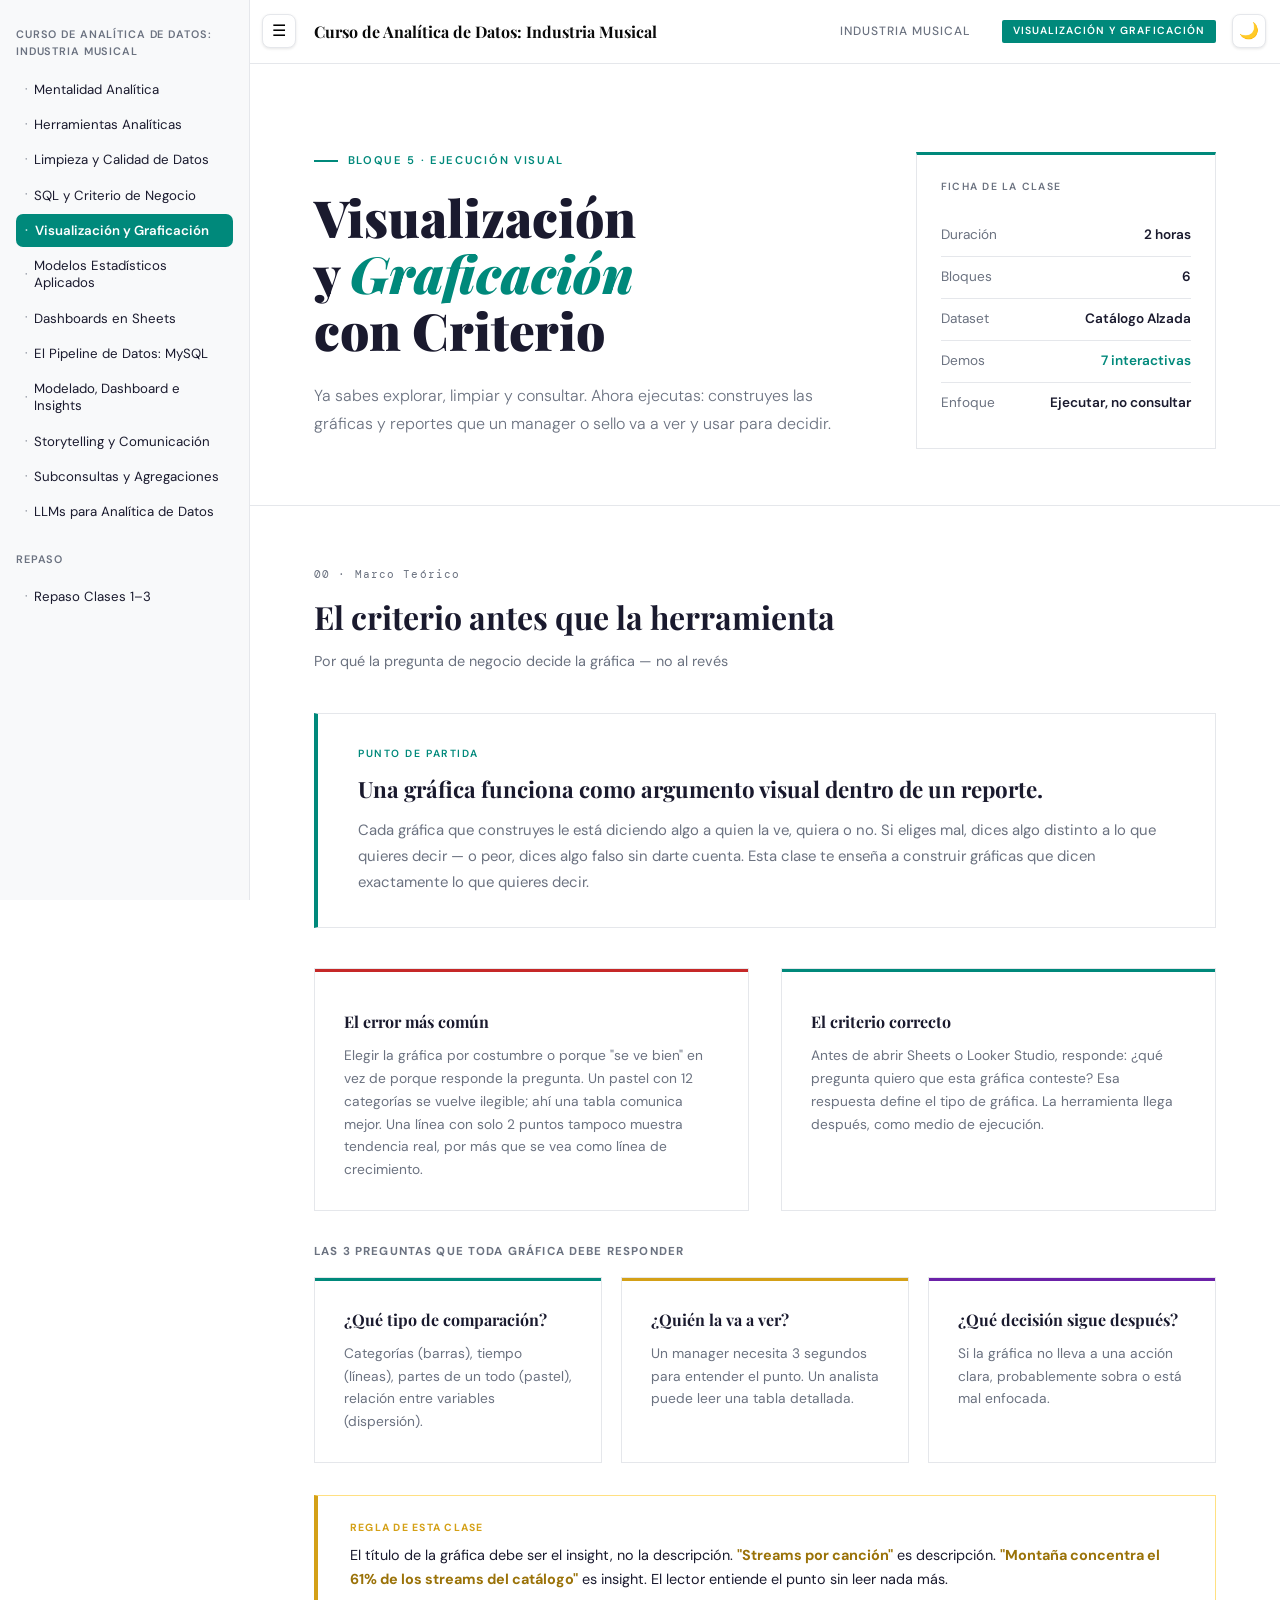
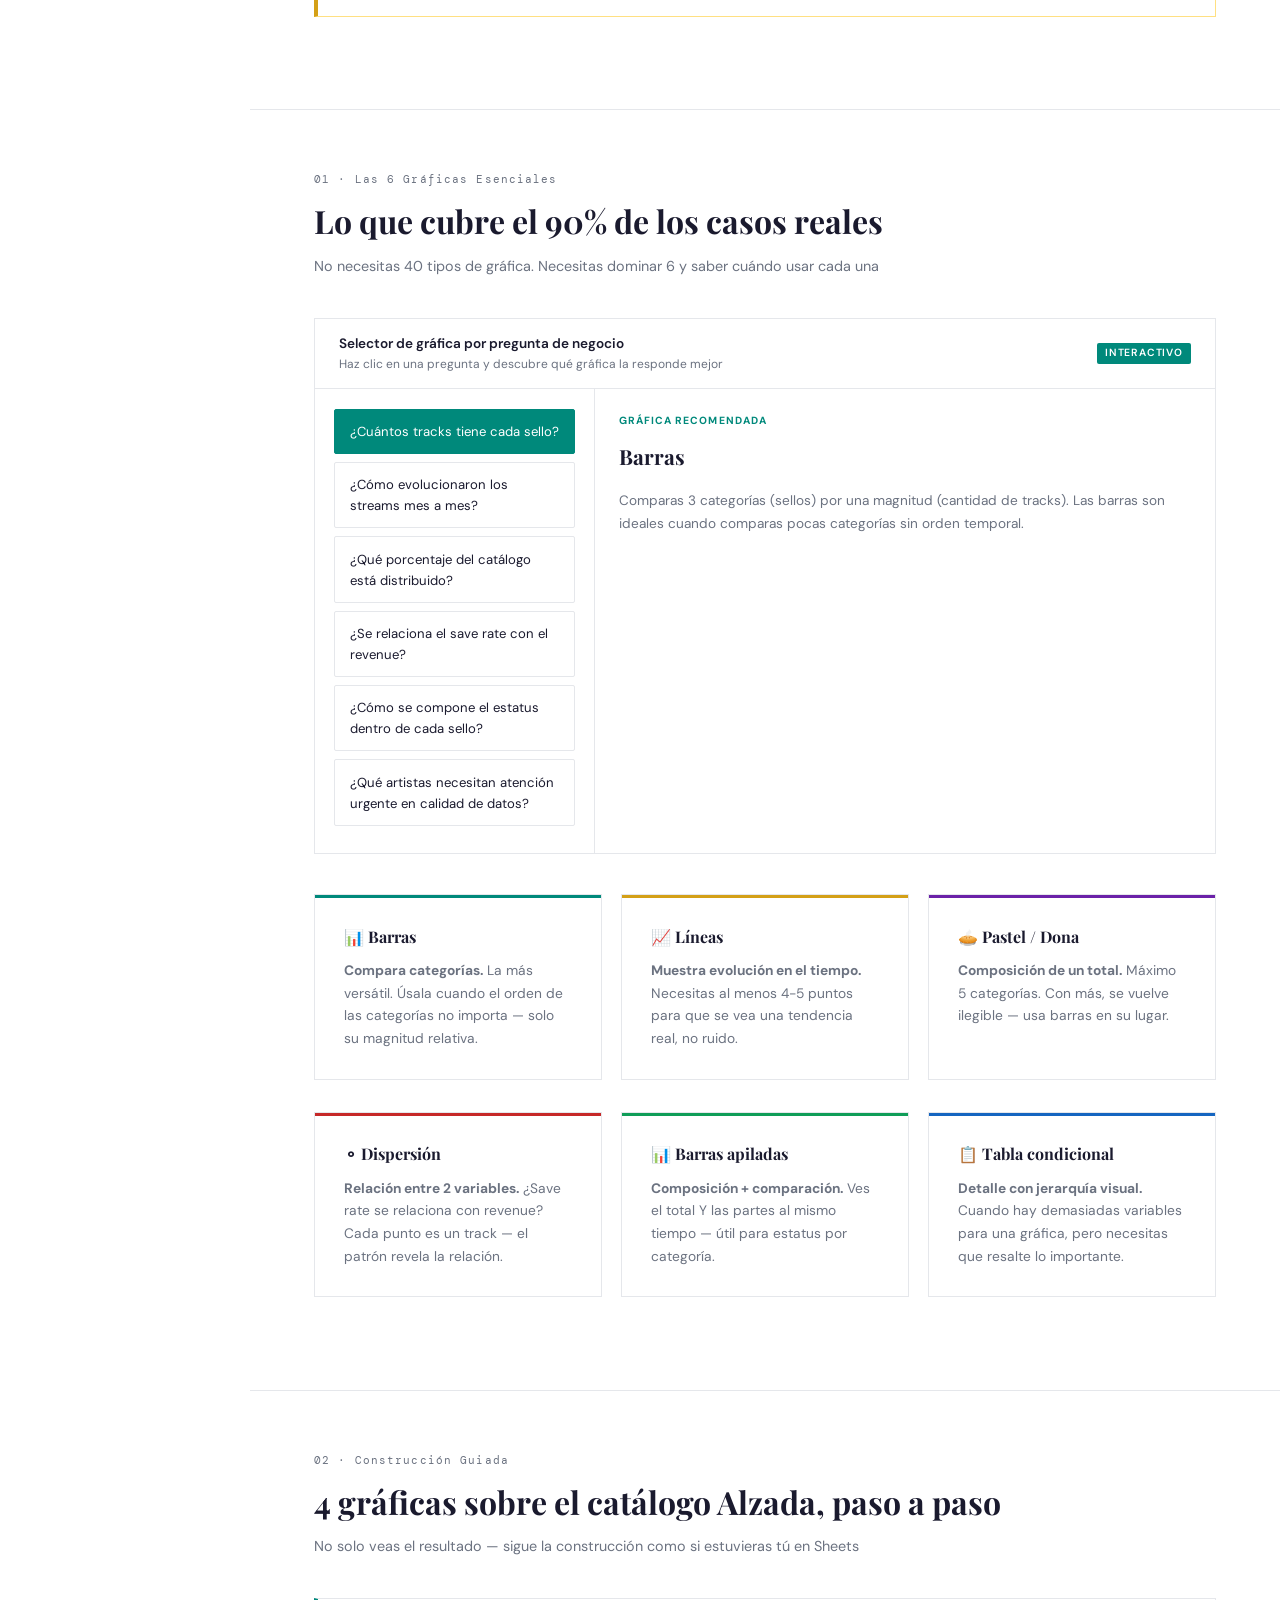
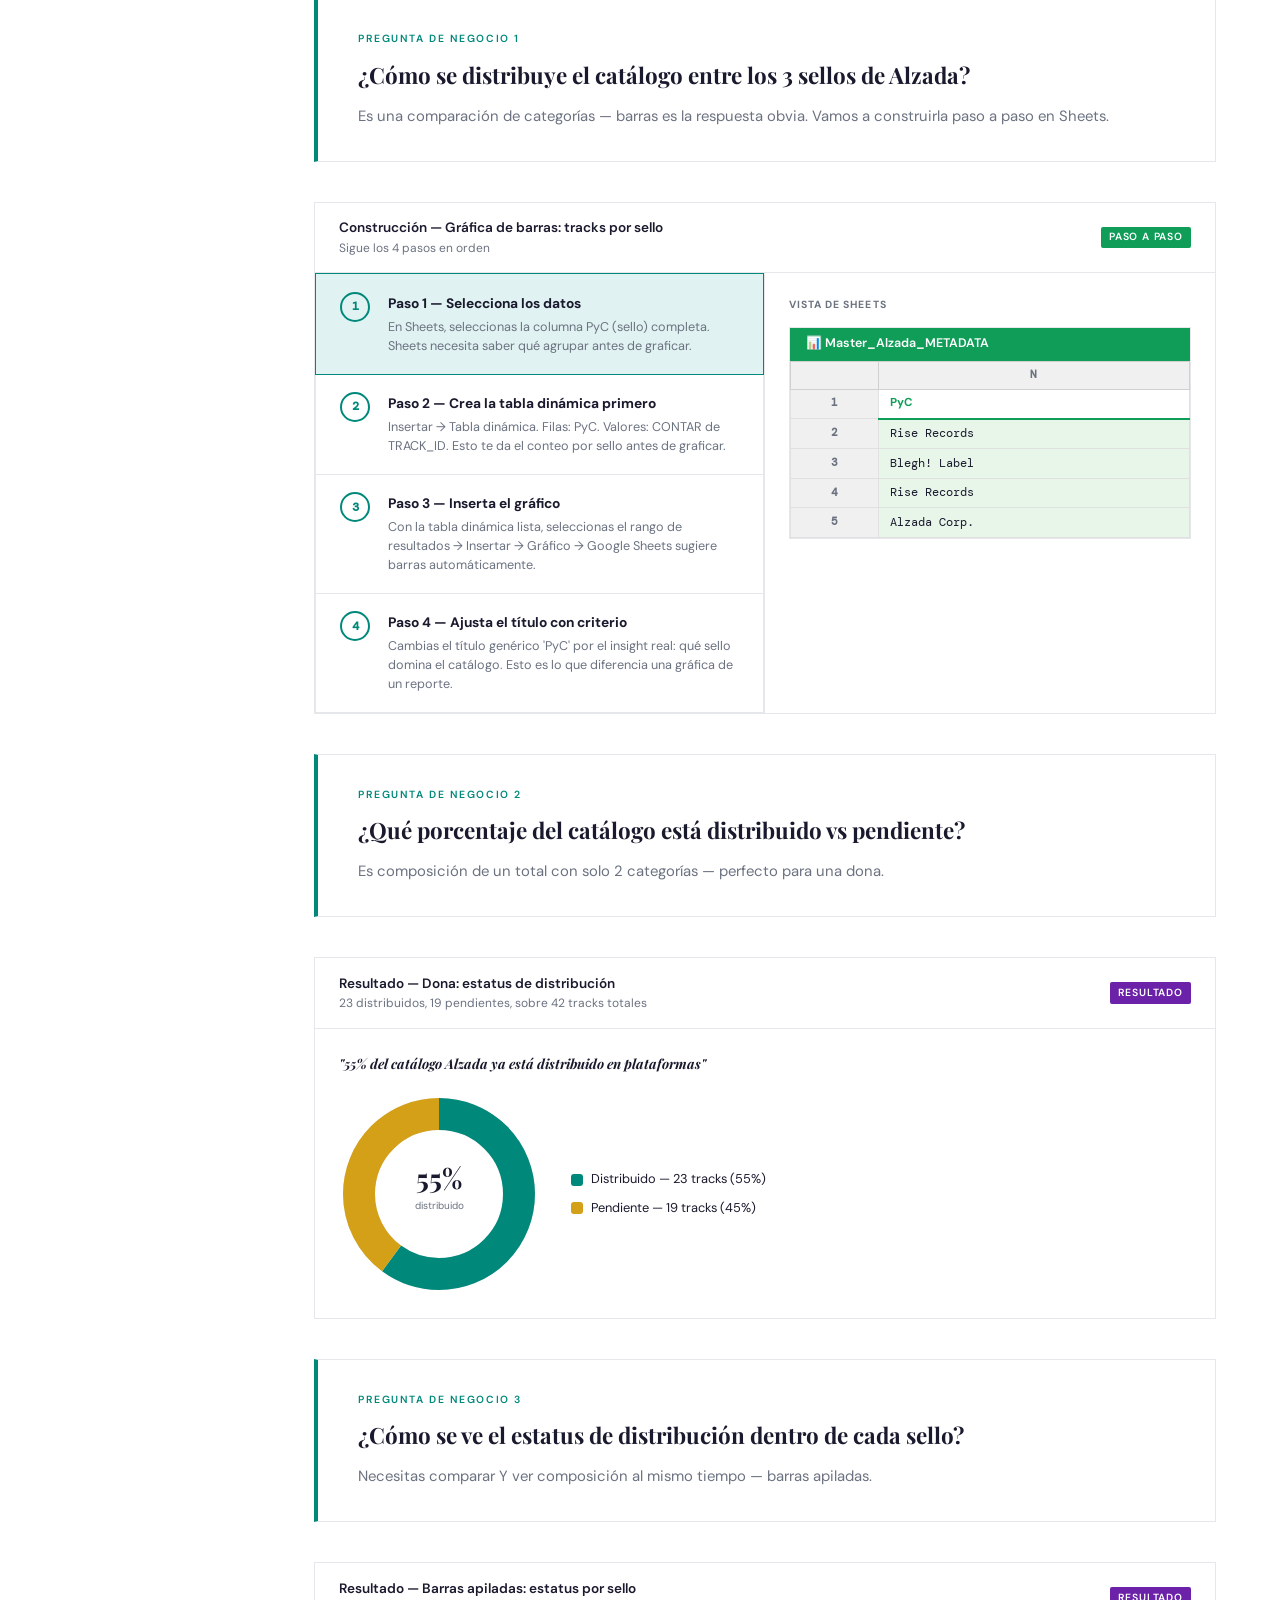
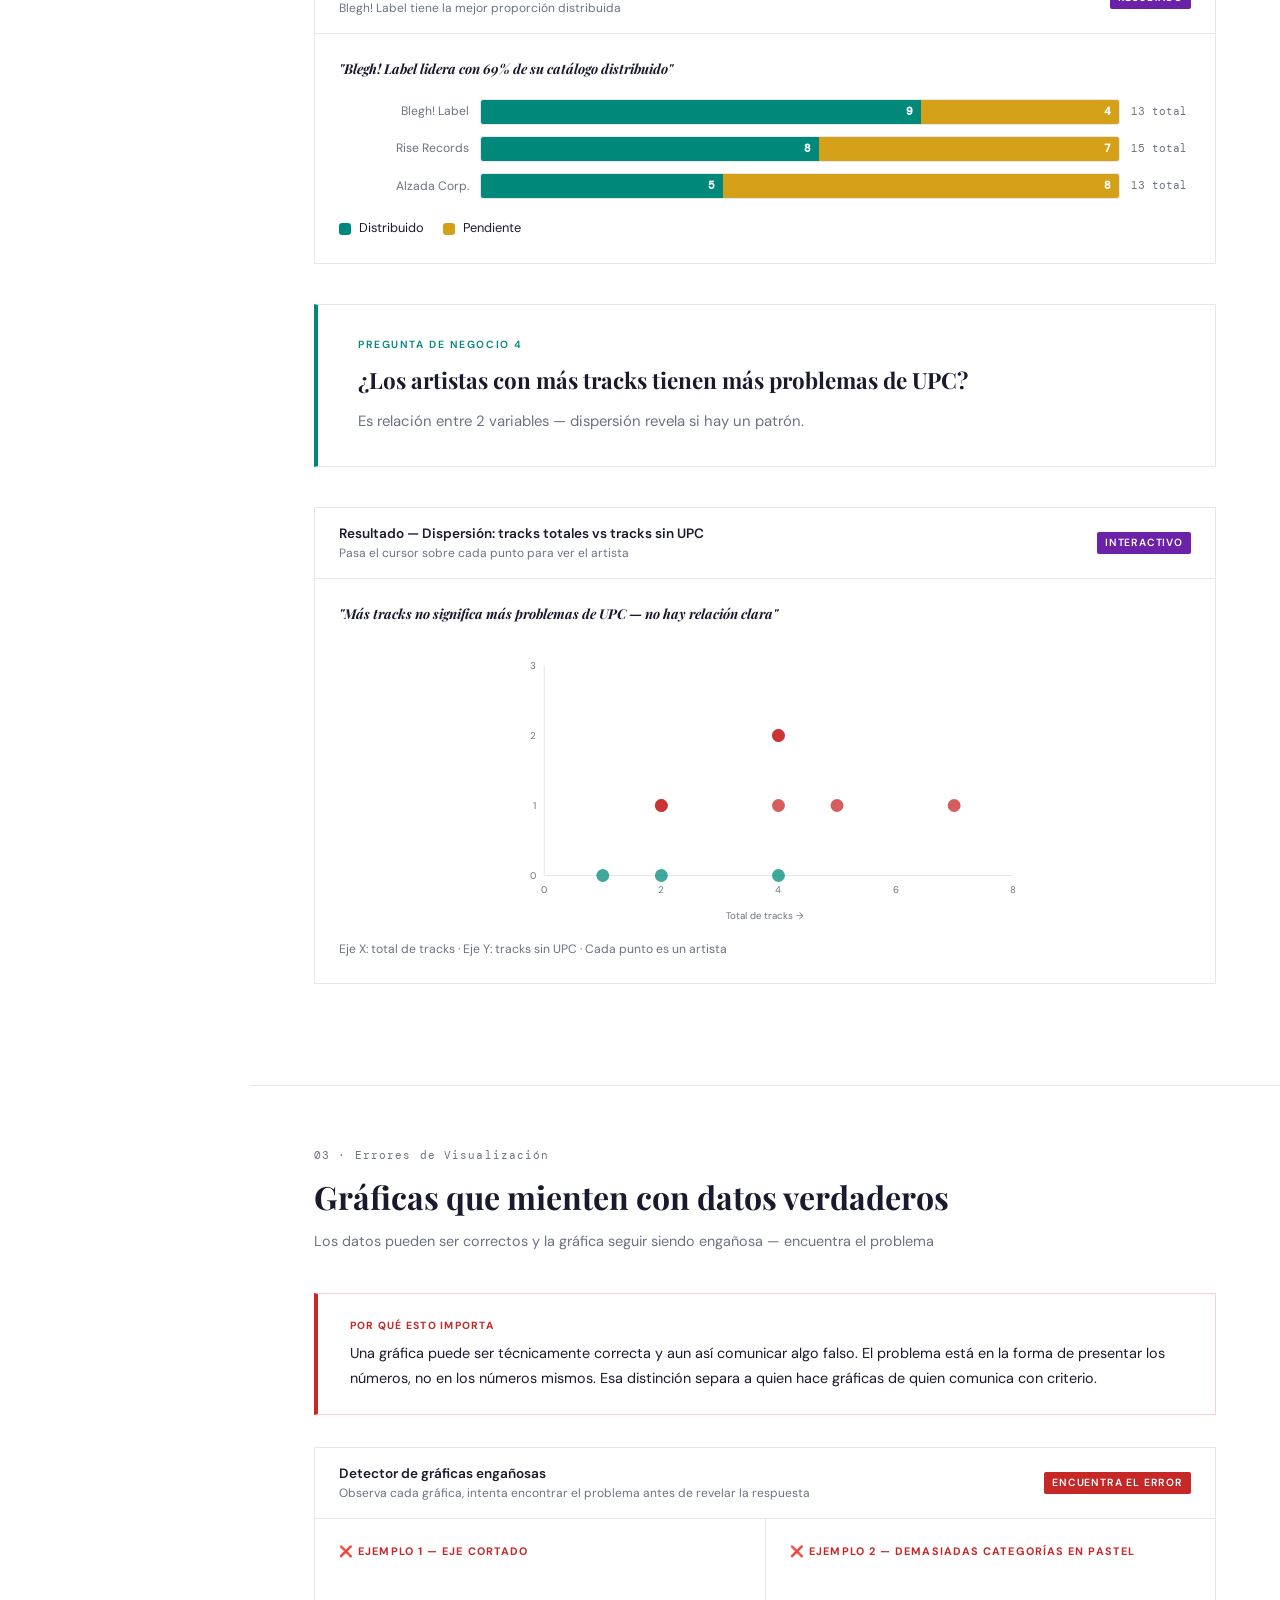
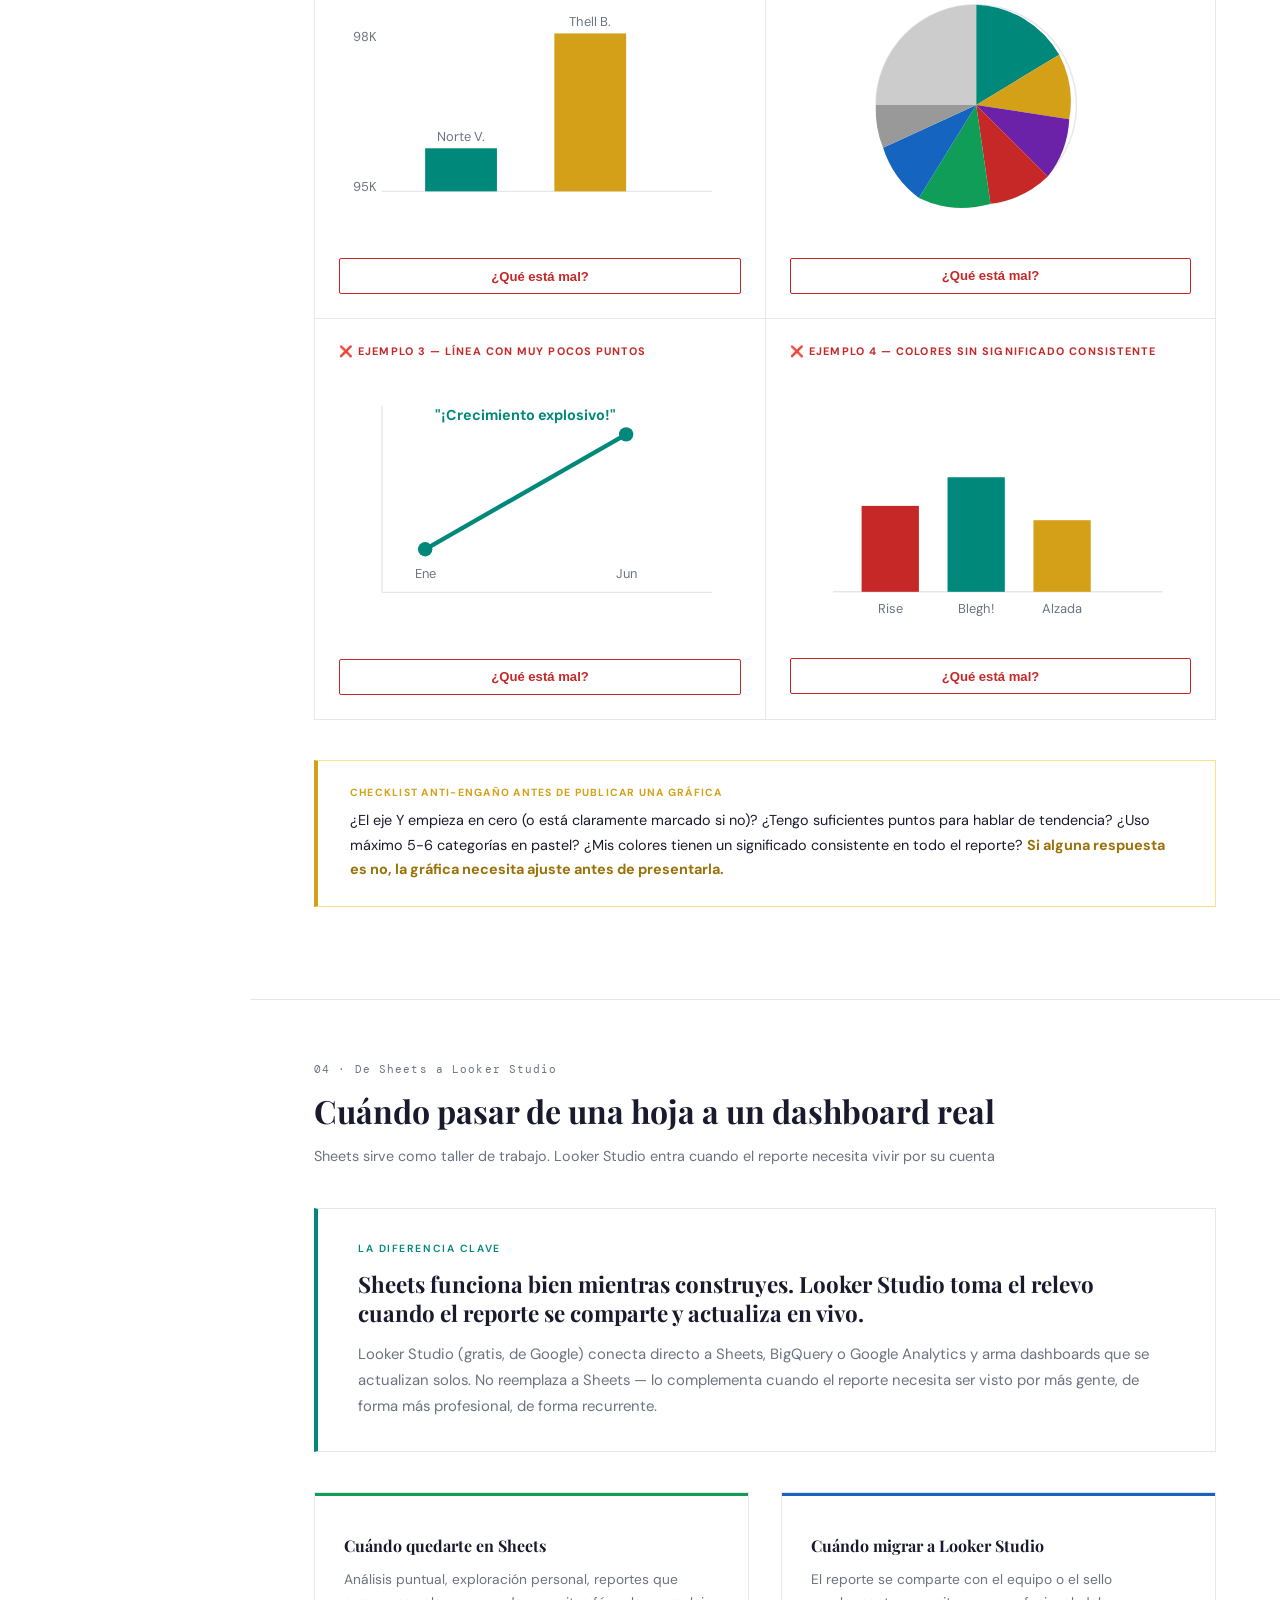
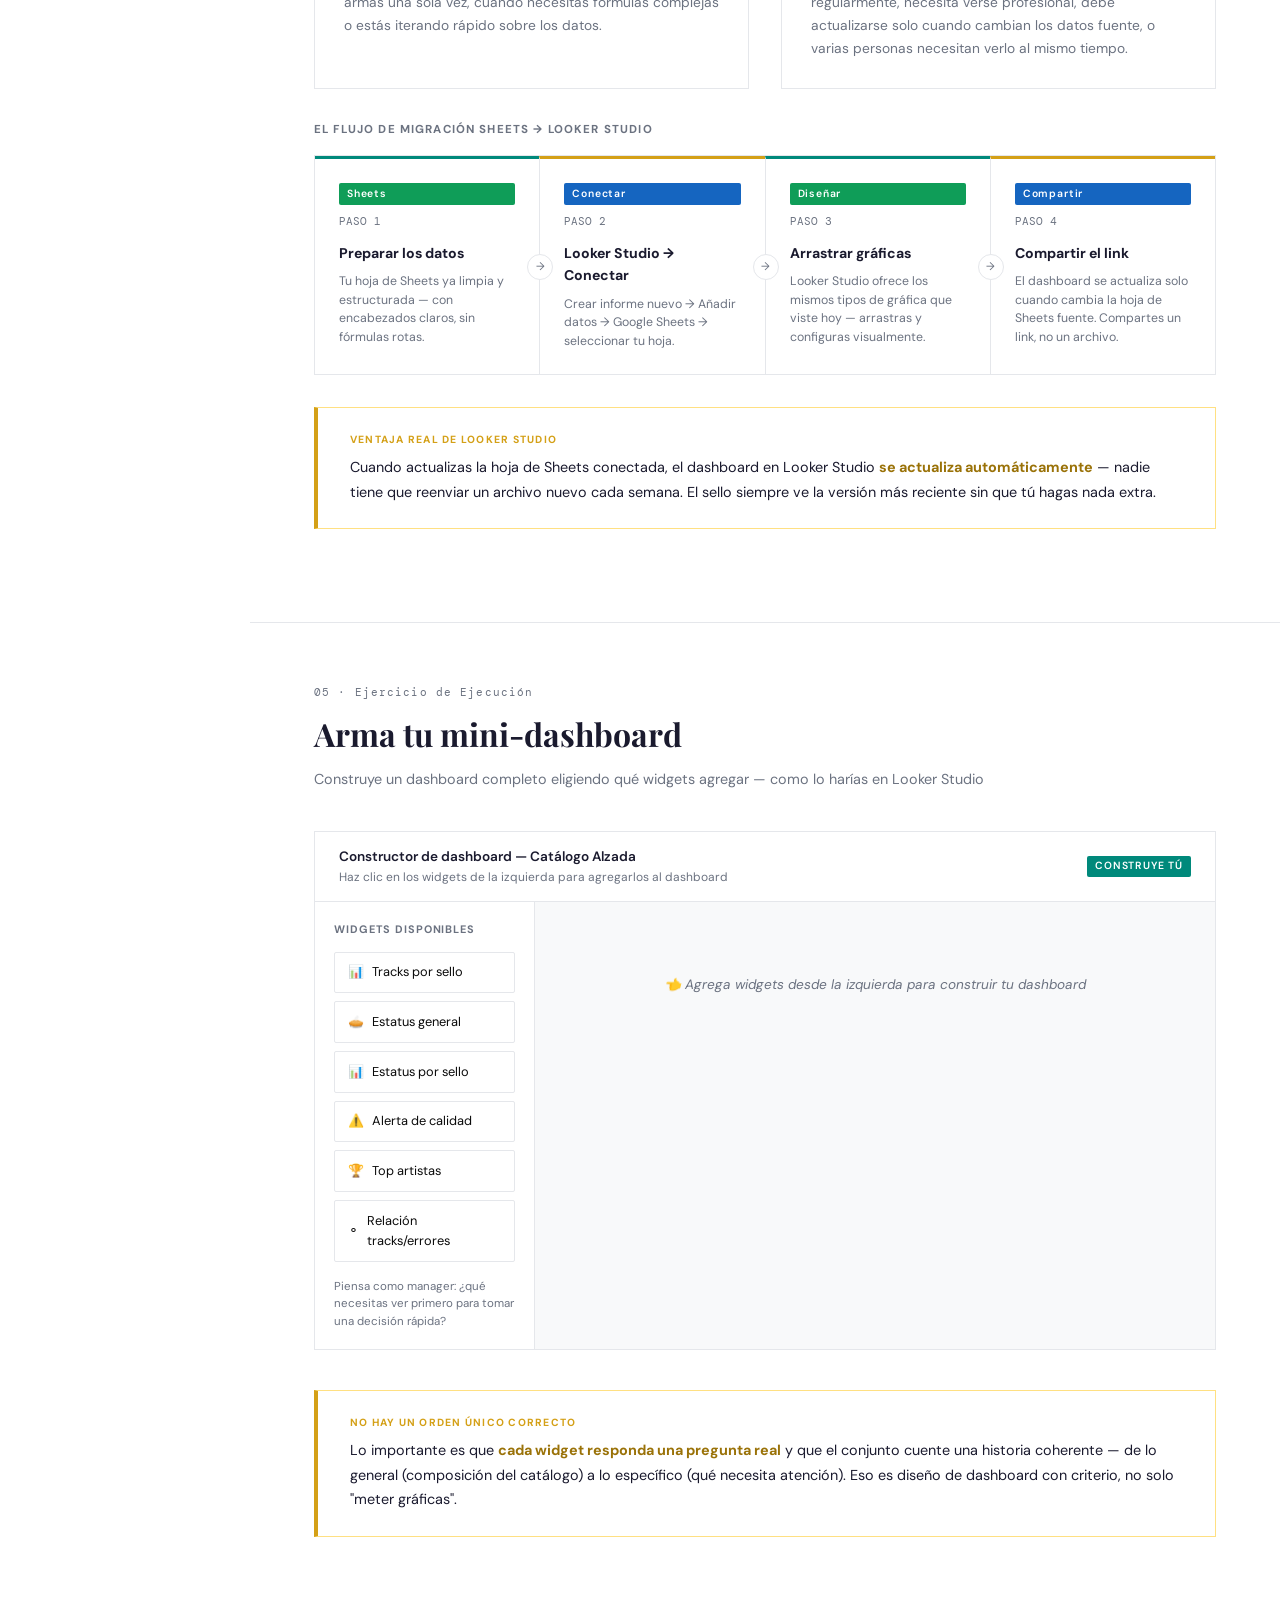
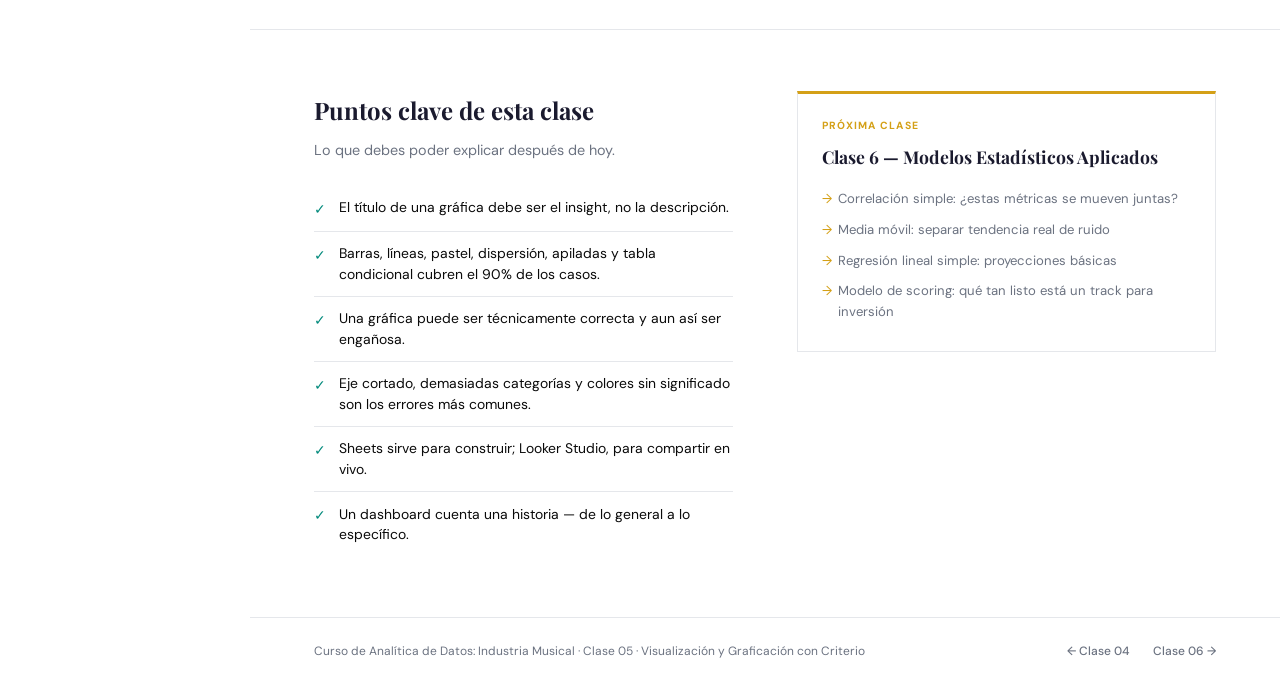
<file: clases/clase5_visualizacion_graficacion_3.html>
<!DOCTYPE html>
<html lang="es">
<head>
<meta charset="UTF-8">
<meta name="color-scheme" content="light">
<meta name="viewport" content="width=device-width, initial-scale=1.0">
<title>Clase 5 — Visualización y Graficación con Criterio</title>
<link href="https://fonts.googleapis.com/css2?family=Playfair+Display:ital,wght@0,400;0,700;0,900;1,400&family=DM+Sans:wght@300;400;500;600&family=DM+Mono:wght@400;500&display=swap" rel="stylesheet">
<style>
:root{color-scheme:light;
  --ink:#1a1a2e;--teal:#00897B;--teal-l:#e0f2f1;
  --gold:#D4A017;--gold-l:#FFF8E1;--red:#C62828;--red-l:#FFEBEE;
  --gray:#6B7280;--light:#F8F9FA;--bd:#E5E7EB;--pu:#6B21A8;--pu-l:#F3E8FF;
  --sh:#0F9D58;--sh-l:#E8F5E9;--bl:#1565C0;--bl-l:#E3F2FD;}
*{margin:0;padding:0;box-sizing:border-box;}
html,body{background:#fff!important;color:#0a0a0a!important;}
body{font-family:"DM Sans",sans-serif;line-height:1.6;}
@media(prefers-color-scheme:dark){html,body{background:#fff!important;color:#0a0a0a!important;}}

.header{border-bottom:1px solid var(--bd);padding:0 4rem;display:flex;align-items:center;justify-content:space-between;height:64px;position:sticky;top:0;background:#fff;z-index:100;}
.hl{font-family:"Playfair Display",serif;font-size:1rem;font-weight:700;}
.hm{display:flex;gap:2rem;font-size:.75rem;color:var(--gray);font-weight:500;letter-spacing:.08em;text-transform:uppercase;align-items:center;}
.hb{background:var(--teal);color:#fff;padding:.2rem .7rem;border-radius:2px;font-size:.65rem;font-weight:600;letter-spacing:.1em;}

.hero{padding:5.5rem 4rem 3.5rem;max-width:1100px;margin:0 auto;display:grid;grid-template-columns:1fr 300px;gap:4rem;align-items:start;}
.eyebrow{font-size:.7rem;font-weight:600;letter-spacing:.15em;text-transform:uppercase;color:var(--teal);margin-bottom:1.2rem;display:flex;align-items:center;gap:.6rem;}
.eyebrow::before{content:"";display:inline-block;width:24px;height:2px;background:var(--teal);}
.hero h1{font-family:"Playfair Display",serif;font-size:3.2rem;line-height:1.1;font-weight:900;color:var(--ink);margin-bottom:1.5rem;}
.hero h1 em{font-style:italic;color:var(--teal);}
.hero-desc{font-size:1rem;color:var(--gray);line-height:1.75;font-weight:300;}
.sidebar{border:1px solid var(--bd);border-top:3px solid var(--teal);padding:1.5rem;background:#fff;}
.si{display:flex;justify-content:space-between;padding:.6rem 0;border-bottom:1px solid var(--bd);font-size:.85rem;}
.si:last-child{border-bottom:none;}
.si-l{color:var(--gray);}
.si-v{font-weight:600;color:var(--ink);}
.si-v.t{color:var(--teal);}

.prog{max-width:1100px;margin:0 auto;padding:0 4rem 3rem;}
.pt{display:flex;gap:3px;margin-bottom:.5rem;}
.ps{flex:1;height:4px;background:var(--bd);}
.ps.a{background:var(--teal);}
.ps.c{background:linear-gradient(90deg,var(--teal) 60%,var(--bd) 60%);}
.pl{font-size:.7rem;color:var(--gray);}

section{max-width:1100px;margin:0 auto;padding:3.8rem 4rem;border-top:1px solid var(--bd);}
.sn{font-family:"DM Mono",monospace;font-size:.7rem;color:var(--gray);letter-spacing:.1em;margin-bottom:.4rem;}
.st{font-family:"Playfair Display",serif;font-size:2rem;font-weight:700;color:var(--ink);margin-bottom:.5rem;}
.ss{font-size:.9rem;color:var(--gray);margin-bottom:2.5rem;}

.hook{background:#fff;border:1px solid var(--bd);border-left:4px solid var(--teal);padding:2rem 2.5rem;margin-bottom:2.5rem;}
.hook-lbl{font-size:.65rem;font-weight:600;letter-spacing:.15em;text-transform:uppercase;color:var(--teal);margin-bottom:.8rem;}
.hook h3{font-family:"Playfair Display",serif;font-size:1.4rem;font-weight:700;line-height:1.3;margin-bottom:.8rem;color:var(--ink);}
.hook p{font-size:.93rem;color:var(--gray);line-height:1.75;}

.ibox{background:#fff;border:1px solid #FFE082;border-left:4px solid var(--gold);padding:1.5rem 2rem;margin:2rem 0;}
.ibox-lbl{font-size:.65rem;font-weight:700;letter-spacing:.12em;text-transform:uppercase;color:var(--gold);margin-bottom:.4rem;}
.ibox p{font-size:.9rem;color:var(--ink);line-height:1.7;}
.ibox strong{color:#9A7208;}

.wbox{background:#fff;border:1px solid #FFCDD2;border-left:4px solid var(--red);padding:1.5rem 2rem;margin:2rem 0;}
.wbox-lbl{font-size:.65rem;font-weight:700;letter-spacing:.12em;text-transform:uppercase;color:var(--red);margin-bottom:.4rem;}
.wbox p{font-size:.9rem;color:var(--ink);line-height:1.7;}

.g2{display:grid;grid-template-columns:1fr 1fr;gap:2rem;margin-bottom:2rem;}
.g3{display:grid;grid-template-columns:repeat(3,1fr);gap:1.2rem;margin-bottom:2rem;}
.g4{display:grid;grid-template-columns:repeat(4,1fr);gap:1rem;margin-bottom:2rem;}
.card{border:1px solid var(--bd);padding:1.8rem;position:relative;background:#fff;}
.ca{position:absolute;top:0;left:0;width:100%;height:3px;}
.card h4{font-family:"Playfair Display",serif;font-size:1rem;font-weight:700;margin-bottom:.6rem;color:var(--ink);margin-top:.7rem;}
.card p{font-size:.86rem;color:var(--gray);line-height:1.65;}

.sim{border:1px solid var(--bd);overflow:hidden;margin-bottom:2.5rem;background:#fff;}
.sim-h{background:#fff;border-bottom:1px solid var(--bd);padding:.9rem 1.5rem;display:flex;align-items:center;gap:.8rem;}
.sim-ht{font-size:.85rem;font-weight:600;color:var(--ink);}
.sim-hs{font-size:.75rem;color:var(--gray);}
.tag{color:#fff;font-size:.65rem;font-weight:600;padding:.15rem .5rem;border-radius:2px;letter-spacing:.08em;margin-left:auto;flex-shrink:0;}
.tag-t{background:var(--teal);}
.tag-g{background:var(--gold);}
.tag-r{background:var(--red);}
.tag-p{background:var(--pu);}
.tag-sh{background:var(--sh);}
.tag-bl{background:var(--bl);}

.tab{border:1px solid var(--bd);background:#fff;padding:.35rem .9rem;font-size:.78rem;cursor:pointer;font-family:"DM Sans",sans-serif;color:var(--gray);transition:all .15s;border-radius:2px;}
.tab.on{background:var(--teal);color:#fff;border-color:var(--teal);}
.tab:hover:not(.on){border-color:var(--teal);color:var(--teal);}

/* CHART VISUALS */
.chart-box{padding:1.5rem;}
.chart-title{font-size:.85rem;font-weight:700;color:var(--ink);margin-bottom:1.2rem;font-family:"Playfair Display",serif;font-style:italic;}
.bar-chart{display:flex;flex-direction:column;gap:.7rem;}
.bar-row{display:flex;align-items:center;gap:.7rem;}
.bar-label{font-size:.76rem;color:var(--gray);width:130px;text-align:right;flex-shrink:0;}
.bar-track{flex:1;background:var(--light);border-radius:2px;height:26px;overflow:hidden;border:1px solid var(--bd);}
.bar-fill{height:100%;border-radius:2px;display:flex;align-items:center;justify-content:flex-end;padding-right:.5rem;transition:width .5s ease;}
.bar-val{font-size:.7rem;font-weight:600;color:#fff;font-family:"DM Mono",monospace;}
.bar-pct{font-size:.7rem;color:var(--gray);font-family:"DM Mono",monospace;width:60px;flex-shrink:0;}

.line-svg{width:100%;height:220px;}
.pie-wrap{display:flex;align-items:center;gap:2rem;flex-wrap:wrap;}
.pie-legend{display:flex;flex-direction:column;gap:.5rem;}
.leg-item{display:flex;align-items:center;gap:.5rem;font-size:.8rem;color:var(--ink);}
.leg-dot{width:12px;height:12px;border-radius:3px;flex-shrink:0;}

.scatter-svg{width:100%;height:280px;}
.dot-point{cursor:pointer;transition:r .15s;}
.dot-point:hover{r:7;}

/* TABLE COND */
.ctbl{width:100%;border-collapse:collapse;font-size:.82rem;}
.ctbl th{background:#fff;border:1px solid var(--bd);padding:.5rem .9rem;text-align:left;font-size:.72rem;color:var(--gray);font-weight:600;border-bottom:2px solid var(--teal);}
.ctbl td{border:1px solid #ECECEC;padding:.5rem .9rem;color:var(--ink);background:#fff;}
.badge{display:inline-block;padding:.15rem .5rem;border-radius:2px;font-size:.66rem;font-weight:700;}
.badge-hi{background:var(--teal-l);color:var(--teal);}
.badge-mid{background:var(--gold-l);color:#9A7208;}
.badge-lo{background:var(--red-l);color:var(--red);}
.mbar{height:8px;border-radius:2px;display:inline-block;margin-left:.4rem;vertical-align:middle;}

/* CHART SELECTOR */
.selector-grid{display:grid;grid-template-columns:280px 1fr;}
.selector-questions{border-right:1px solid var(--bd);padding:1.2rem;}
.sq-item{padding:.7rem .9rem;border:1px solid var(--bd);margin-bottom:.5rem;cursor:pointer;font-size:.82rem;color:var(--ink);transition:all .15s;border-radius:2px;}
.sq-item:hover{border-color:var(--teal);background:var(--teal-l);}
.sq-item.sel{background:var(--teal);color:#fff;border-color:var(--teal);}
.selector-result{padding:1.5rem;}

/* SHEETS MOCK */
.sh-mock{border:1px solid var(--bd);overflow:hidden;margin-bottom:.8rem;}
.sh-top{background:var(--sh);padding:.4rem 1rem;display:flex;align-items:center;gap:.8rem;}
.sh-top-t{color:#fff;font-size:.78rem;font-weight:600;}
.sh-fx{background:#F8F8F8;border-bottom:1px solid var(--bd);padding:.4rem .8rem;display:flex;gap:.6rem;align-items:center;font-family:"DM Mono",monospace;font-size:.76rem;}
.sh-fxl{background:var(--bd);padding:.1rem .4rem;border-radius:2px;font-weight:600;color:var(--gray);font-size:.68rem;}
.sh-fxv{color:var(--sh);flex:1;}
.sh-t{width:100%;border-collapse:collapse;font-family:"DM Mono",monospace;font-size:.74rem;}
.sh-t th{background:#F0F0F0;border:1px solid #D0D0D0;padding:.3rem .7rem;font-size:.68rem;color:var(--gray);text-align:center;font-weight:600;}
.sh-t td{border:1px solid #E0E0E0;padding:.3rem .7rem;background:#fff;color:var(--ink);}
.sh-t td.rh{background:#F0F0F0;color:var(--gray);text-align:center;font-weight:600;font-size:.66rem;}
.sh-t td.ch{background:#fff;color:var(--sh);font-weight:700;font-size:.72rem;font-family:"DM Sans",sans-serif;border-bottom:2px solid var(--sh);}
.sh-t td.ac{background:#E8F5E9;}

/* STEPPER */
.steps{display:flex;flex-direction:column;gap:0;}
.step{border:1px solid var(--bd);border-top:none;padding:1.1rem 1.5rem;display:grid;grid-template-columns:32px 1fr;gap:1rem;align-items:start;background:#fff;cursor:pointer;transition:background .15s;}
.step:first-child{border-top:1px solid var(--bd);}
.step:hover{background:var(--light);}
.step.active{background:var(--teal-l);border-color:var(--teal);}
.step-n{width:30px;height:30px;border-radius:50%;border:2px solid var(--teal);display:flex;align-items:center;justify-content:center;font-family:"DM Mono",monospace;font-size:.76rem;font-weight:700;color:var(--teal);flex-shrink:0;}
.step-n.done{background:var(--teal);color:#fff;}
.step-t{font-weight:700;font-size:.86rem;color:var(--ink);margin-bottom:.25rem;}
.step-d{font-size:.79rem;color:var(--gray);line-height:1.5;}

/* GOOD/BAD CHART DETECTOR */
.detector-grid{display:grid;grid-template-columns:1fr 1fr;gap:0;}
.detector-col{padding:1.5rem;}
.detector-col+.detector-col{border-left:1px solid var(--bd);}
.detector-label{font-size:.68rem;font-weight:700;text-transform:uppercase;letter-spacing:.1em;margin-bottom:1rem;}
.spot-btn{margin-top:1rem;width:100%;border:1px solid var(--red);background:#fff;color:var(--red);padding:.6rem;font-size:.82rem;font-weight:600;cursor:pointer;border-radius:2px;transition:all .15s;}
.spot-btn:hover{background:var(--red);color:#fff;}
.spot-answer{display:none;margin-top:.8rem;padding:.8rem;background:var(--red-l);border-left:3px solid var(--red);font-size:.82rem;color:var(--ink);line-height:1.6;}
.spot-answer.show{display:block;}

/* LOOKER FLOW */
.flow{display:flex;align-items:stretch;gap:0;margin-bottom:2rem;border:1px solid var(--bd);overflow:hidden;}
.fs{flex:1;padding:1.5rem;background:#fff;position:relative;display:flex;flex-direction:column;gap:.5rem;}
.fs+.fs{border-left:1px solid var(--bd);}
.fs.a{border-top:3px solid var(--teal);}
.fs.b{border-top:3px solid var(--gold);}
.fn2{font-family:"DM Mono",monospace;font-size:.7rem;color:var(--gray);margin-bottom:.2rem;}
.ft{font-weight:700;font-size:.88rem;color:var(--ink);}
.fd{font-size:.77rem;color:var(--gray);line-height:1.5;}
.fa{position:absolute;right:-14px;top:50%;transform:translateY(-50%);background:#fff;border:1px solid var(--bd);border-radius:50%;width:26px;height:26px;display:flex;align-items:center;justify-content:center;font-size:.7rem;color:var(--gray);z-index:2;}

/* MINI DASHBOARD BUILDER */
.dash-builder{display:grid;grid-template-columns:220px 1fr;}
.dash-controls{border-right:1px solid var(--bd);padding:1.2rem;}
.dash-opt{padding:.6rem .8rem;border:1px solid var(--bd);margin-bottom:.5rem;cursor:pointer;font-size:.8rem;transition:all .15s;border-radius:2px;display:flex;align-items:center;gap:.5rem;}
.dash-opt:hover{border-color:var(--teal);}
.dash-opt.added{background:var(--teal-l);border-color:var(--teal);color:var(--teal);font-weight:600;}
.dash-canvas{padding:1.5rem;min-height:400px;background:var(--light);}
.dash-widget{background:#fff;border:1px solid var(--bd);padding:1rem;margin-bottom:1rem;}
.dash-widget-title{font-size:.75rem;font-weight:700;color:var(--gray);text-transform:uppercase;letter-spacing:.05em;margin-bottom:.7rem;}
.dash-empty{text-align:center;padding:3rem 1rem;color:var(--gray);font-size:.85rem;font-style:italic;}

.closing{background:#fff;border-top:1px solid var(--bd);padding:3.8rem 4rem;}
.closing-inner{max-width:1100px;margin:0 auto;display:grid;grid-template-columns:1fr 1fr;gap:4rem;}
.closing h3{font-family:"Playfair Display",serif;font-size:1.5rem;font-weight:700;color:var(--ink);margin-bottom:.5rem;}
.closing p{font-size:.9rem;color:var(--gray);line-height:1.7;margin-bottom:1.5rem;}
.nc{border:1px solid var(--bd);border-top:3px solid var(--gold);padding:1.5rem;background:#fff;}
.nc-l{font-size:.65rem;font-weight:700;letter-spacing:.12em;text-transform:uppercase;color:var(--gold);margin-bottom:.5rem;}
.nc-t{font-family:"Playfair Display",serif;font-size:1.1rem;font-weight:700;color:var(--ink);margin-bottom:.8rem;}
.nc-i{list-style:none;font-size:.82rem;color:var(--gray);}
.nc-i li{padding:.3rem 0;padding-left:1rem;position:relative;}
.nc-i li::before{content:"→";position:absolute;left:0;color:var(--gold);}
.kl{list-style:none;}
.kl li{display:flex;gap:.8rem;padding:.7rem 0;border-bottom:1px solid var(--bd);font-size:.87rem;align-items:flex-start;line-height:1.5;}
.kl li:last-child{border-bottom:none;}
.kc{color:var(--teal);flex-shrink:0;margin-top:.1rem;}
footer{border-top:1px solid var(--bd);padding:1.5rem 4rem;display:flex;justify-content:space-between;align-items:center;}
footer span{font-size:.75rem;color:var(--gray);}
.fn3{display:flex;gap:1.5rem;}
.fn3 a{font-size:.75rem;color:var(--gray);text-decoration:none;font-weight:500;}
.fn3 a:hover{color:var(--teal);}

@media(max-width:768px){
  .hero,.g2,.g3,.g4,.selector-grid,.detector-grid,.dash-builder,.closing-inner{grid-template-columns:1fr;}
  .flow{flex-direction:column;}
  .header,.prog,section,footer,.closing{padding-left:1.5rem;padding-right:1.5rem;}
  .hero{padding:3rem 1.5rem 2rem;}
  .hero h1{font-size:2.2rem;}
}
</style>
<link rel="stylesheet" href="shared-chrome.css?v=4">
</head>
<body>
<header class="header">
  <div class="hl">Curso de Analítica de Datos: Industria Musical</div>
  <div class="hm"><span>Industria Musical</span> <span class="hb">Visualización y Graficación</span></div>
</header>

<div class="hero">
  <div>
    <div class="eyebrow">Bloque 5 · Ejecución visual</div>
    <h1>Visualización<br>y <em>Graficación</em><br>con Criterio</h1>
    <p class="hero-desc">Ya sabes explorar, limpiar y consultar. Ahora ejecutas: construyes las gráficas y reportes que un manager o sello va a ver y usar para decidir.</p>
  </div>
  <div class="sidebar">
    <div style="font-size:.65rem;font-weight:600;letter-spacing:.12em;text-transform:uppercase;color:var(--gray);margin-bottom:1.2rem;">Ficha de la clase</div>
    <div class="si"><span class="si-l">Duración</span> <span class="si-v">2 horas</span></div>
    <div class="si"><span class="si-l">Bloques</span> <span class="si-v">6</span></div>
    <div class="si"><span class="si-l">Dataset</span> <span class="si-v">Catálogo Alzada</span></div>
    <div class="si"><span class="si-l">Demos</span> <span class="si-v t">7 interactivas</span></div>
    <div class="si"><span class="si-l">Enfoque</span> <span class="si-v">Ejecutar, no consultar</span></div>
  </div>
</div>

<!-- B0 MARCO TEÓRICO -->
<section>
  <div class="sn">00 · Marco Teórico</div>
  <div class="st">El criterio antes que la herramienta</div>
  <div class="ss">Por qué la pregunta de negocio decide la gráfica — no al revés</div>

  <div class="hook">
    <div class="hook-lbl">Punto de partida</div>
    <h3>Una gráfica funciona como argumento visual dentro de un reporte.</h3>
    <p>Cada gráfica que construyes le está diciendo algo a quien la ve, quiera o no. Si eliges mal, dices algo distinto a lo que quieres decir — o peor, dices algo falso sin darte cuenta. Esta clase te enseña a construir gráficas que dicen exactamente lo que quieres decir.</p>
  </div>

  <div class="g2">
    <div class="card">
      <div class="ca" style="background:var(--red)"></div>
      <h4>El error más común</h4>
      <p>Elegir la gráfica por costumbre o porque "se ve bien" en vez de porque responde la pregunta. Un pastel con 12 categorías se vuelve ilegible; ahí una tabla comunica mejor. Una línea con solo 2 puntos tampoco muestra tendencia real, por más que se vea como línea de crecimiento.</p>
    </div>
    <div class="card">
      <div class="ca" style="background:var(--teal)"></div>
      <h4>El criterio correcto</h4>
      <p>Antes de abrir Sheets o Looker Studio, responde: ¿qué pregunta quiero que esta gráfica conteste? Esa respuesta define el tipo de gráfica. La herramienta llega después, como medio de ejecución.</p>
    </div>
  </div>

  <div style="font-size:.72rem;font-weight:700;text-transform:uppercase;letter-spacing:.1em;color:var(--gray);margin-bottom:1rem;">Las 3 preguntas que toda gráfica debe responder</div>
  <div class="g3">
    <div class="card">
      <div class="ca" style="background:var(--teal)"></div>
      <h4 style="margin-top:0">¿Qué tipo de comparación?</h4>
      <p>Categorías (barras), tiempo (líneas), partes de un todo (pastel), relación entre variables (dispersión).</p>
    </div>
    <div class="card">
      <div class="ca" style="background:var(--gold)"></div>
      <h4 style="margin-top:0">¿Quién la va a ver?</h4>
      <p>Un manager necesita 3 segundos para entender el punto. Un analista puede leer una tabla detallada.</p>
    </div>
    <div class="card">
      <div class="ca" style="background:var(--pu)"></div>
      <h4 style="margin-top:0">¿Qué decisión sigue después?</h4>
      <p>Si la gráfica no lleva a una acción clara, probablemente sobra o está mal enfocada.</p>
    </div>
  </div>

  <div class="ibox">
    <div class="ibox-lbl">Regla de esta clase</div>
    <p>El título de la gráfica debe ser el insight, no la descripción. <strong>"Streams por canción"</strong> es descripción. <strong>"Montaña concentra el 61% de los streams del catálogo"</strong> es insight. El lector entiende el punto sin leer nada más.</p>
  </div>
</section>

<!-- B1 LAS 6 GRÁFICAS -->
<section>
  <div class="sn">01 · Las 6 Gráficas Esenciales</div>
  <div class="st">Lo que cubre el 90% de los casos reales</div>
  <div class="ss">No necesitas 40 tipos de gráfica. Necesitas dominar 6 y saber cuándo usar cada una</div>

  <div class="sim">
    <div class="sim-h">
      <div><div class="sim-ht">Selector de gráfica por pregunta de negocio</div><div class="sim-hs">Haz clic en una pregunta y descubre qué gráfica la responde mejor</div></div>
      <span class="tag tag-t">INTERACTIVO</span>
    </div>
    <div class="selector-grid">
      <div class="selector-questions" id="selector-questions"></div>
      <div class="selector-result" id="selector-result"></div>
    </div>
  </div>

  <div class="g3">
    <div class="card">
      <div class="ca" style="background:var(--teal)"></div>
      <h4 style="margin-top:0">📊 Barras</h4>
      <p><strong>Compara categorías.</strong> La más versátil. Úsala cuando el orden de las categorías no importa — solo su magnitud relativa.</p>
    </div>
    <div class="card">
      <div class="ca" style="background:var(--gold)"></div>
      <h4 style="margin-top:0">📈 Líneas</h4>
      <p><strong>Muestra evolución en el tiempo.</strong> Necesitas al menos 4-5 puntos para que se vea una tendencia real, no ruido.</p>
    </div>
    <div class="card">
      <div class="ca" style="background:var(--pu)"></div>
      <h4 style="margin-top:0">🥧 Pastel / Dona</h4>
      <p><strong>Composición de un total.</strong> Máximo 5 categorías. Con más, se vuelve ilegible — usa barras en su lugar.</p>
    </div>
  </div>
  <div class="g3">
    <div class="card">
      <div class="ca" style="background:var(--red)"></div>
      <h4 style="margin-top:0">⚬ Dispersión</h4>
      <p><strong>Relación entre 2 variables.</strong> ¿Save rate se relaciona con revenue? Cada punto es un track — el patrón revela la relación.</p>
    </div>
    <div class="card">
      <div class="ca" style="background:var(--sh)"></div>
      <h4 style="margin-top:0">📊 Barras apiladas</h4>
      <p><strong>Composición + comparación.</strong> Ves el total Y las partes al mismo tiempo — útil para estatus por categoría.</p>
    </div>
    <div class="card">
      <div class="ca" style="background:var(--bl)"></div>
      <h4 style="margin-top:0">📋 Tabla condicional</h4>
      <p><strong>Detalle con jerarquía visual.</strong> Cuando hay demasiadas variables para una gráfica, pero necesitas que resalte lo importante.</p>
    </div>
  </div>
</section>

<!-- B2 CONSTRUCCIÓN GUIADA -->
<section>
  <div class="sn">02 · Construcción Guiada</div>
  <div class="st">4 gráficas sobre el catálogo Alzada, paso a paso</div>
  <div class="ss">No solo veas el resultado — sigue la construcción como si estuvieras tú en Sheets</div>

  <div class="hook">
    <div class="hook-lbl">Pregunta de negocio 1</div>
    <h3>¿Cómo se distribuye el catálogo entre los 3 sellos de Alzada?</h3>
    <p>Es una comparación de categorías — barras es la respuesta obvia. Vamos a construirla paso a paso en Sheets.</p>
  </div>

  <div class="sim">
    <div class="sim-h">
      <div><div class="sim-ht">Construcción — Gráfica de barras: tracks por sello</div><div class="sim-hs">Sigue los 4 pasos en orden</div></div>
      <span class="tag tag-sh">PASO A PASO</span>
    </div>
    <div style="display:grid;grid-template-columns:1fr 1fr;">
      <div style="border-right:1px solid var(--bd);">
        <div class="steps" id="build1-steps"></div>
      </div>
      <div style="padding:1.5rem;" id="build1-panel"></div>
    </div>
  </div>

  <div class="hook">
    <div class="hook-lbl">Pregunta de negocio 2</div>
    <h3>¿Qué porcentaje del catálogo está distribuido vs pendiente?</h3>
    <p>Es composición de un total con solo 2 categorías — perfecto para una dona.</p>
  </div>

  <div class="sim">
    <div class="sim-h">
      <div><div class="sim-ht">Resultado — Dona: estatus de distribución</div><div class="sim-hs">23 distribuidos, 19 pendientes, sobre 42 tracks totales</div></div>
      <span class="tag tag-p">RESULTADO</span>
    </div>
    <div class="chart-box">
      <div class="chart-title">"55% del catálogo Alzada ya está distribuido en plataformas"</div>
      <div class="pie-wrap">
        <svg viewBox="0 0 200 200" style="width:200px;height:200px;flex-shrink:0;">
          <circle cx="100" cy="100" r="80" fill="none" stroke="var(--bd)" stroke-width="32"/>
          <circle cx="100" cy="100" r="80" fill="none" stroke="var(--teal)" stroke-width="32"
            stroke-dasharray="301.6 547.5" stroke-dashoffset="0" transform="rotate(-90 100 100)"/>
          <circle cx="100" cy="100" r="80" fill="none" stroke="var(--gold)" stroke-width="32"
            stroke-dasharray="245.9 547.5" stroke-dashoffset="-301.6" transform="rotate(-90 100 100)"/>
          <text x="100" y="95" text-anchor="middle" font-family="Playfair Display, serif" font-size="28" font-weight="700" fill="var(--ink)">55%</text>
          <text x="100" y="115" text-anchor="middle" font-family="DM Sans, sans-serif" font-size="10" fill="var(--gray)">distribuido</text>
        </svg>
        <div class="pie-legend">
          <div class="leg-item"><div class="leg-dot" style="background:var(--teal)"></div>Distribuido — 23 tracks (55%)</div>
          <div class="leg-item"><div class="leg-dot" style="background:var(--gold)"></div>Pendiente — 19 tracks (45%)</div>
        </div>
      </div>
    </div>
  </div>

  <div class="hook">
    <div class="hook-lbl">Pregunta de negocio 3</div>
    <h3>¿Cómo se ve el estatus de distribución dentro de cada sello?</h3>
    <p>Necesitas comparar Y ver composición al mismo tiempo — barras apiladas.</p>
  </div>

  <div class="sim">
    <div class="sim-h">
      <div><div class="sim-ht">Resultado — Barras apiladas: estatus por sello</div><div class="sim-hs">Blegh! Label tiene la mejor proporción distribuida</div></div>
      <span class="tag tag-p">RESULTADO</span>
    </div>
    <div class="chart-box">
      <div class="chart-title">"Blegh! Label lidera con 69% de su catálogo distribuido"</div>
      <div class="bar-chart">
        <div class="bar-row">
          <span class="bar-label">Blegh! Label</span>
          <div class="bar-track" style="display:flex;">
            <div class="bar-fill" style="width:69%;background:var(--teal);border-radius:2px 0 0 2px;"><span class="bar-val">9</span></div>
            <div class="bar-fill" style="width:31%;background:var(--gold);border-radius:0 2px 2px 0;"><span class="bar-val">4</span></div>
          </div>
          <span class="bar-pct">13 total</span>
        </div>
        <div class="bar-row">
          <span class="bar-label">Rise Records</span>
          <div class="bar-track" style="display:flex;">
            <div class="bar-fill" style="width:53%;background:var(--teal);border-radius:2px 0 0 2px;"><span class="bar-val">8</span></div>
            <div class="bar-fill" style="width:47%;background:var(--gold);border-radius:0 2px 2px 0;"><span class="bar-val">7</span></div>
          </div>
          <span class="bar-pct">15 total</span>
        </div>
        <div class="bar-row">
          <span class="bar-label">Alzada Corp.</span>
          <div class="bar-track" style="display:flex;">
            <div class="bar-fill" style="width:38%;background:var(--teal);border-radius:2px 0 0 2px;"><span class="bar-val">5</span></div>
            <div class="bar-fill" style="width:62%;background:var(--gold);border-radius:0 2px 2px 0;"><span class="bar-val">8</span></div>
          </div>
          <span class="bar-pct">13 total</span>
        </div>
      </div>
      <div style="display:flex;gap:1.2rem;margin-top:1.2rem;">
        <div class="leg-item"><div class="leg-dot" style="background:var(--teal)"></div>Distribuido</div>
        <div class="leg-item"><div class="leg-dot" style="background:var(--gold)"></div>Pendiente</div>
      </div>
    </div>
  </div>

  <div class="hook">
    <div class="hook-lbl">Pregunta de negocio 4</div>
    <h3>¿Los artistas con más tracks tienen más problemas de UPC?</h3>
    <p>Es relación entre 2 variables — dispersión revela si hay un patrón.</p>
  </div>

  <div class="sim">
    <div class="sim-h">
      <div><div class="sim-ht">Resultado — Dispersión: tracks totales vs tracks sin UPC</div><div class="sim-hs">Pasa el cursor sobre cada punto para ver el artista</div></div>
      <span class="tag tag-p">INTERACTIVO</span>
    </div>
    <div class="chart-box">
      <div class="chart-title">"Más tracks no significa más problemas de UPC — no hay relación clara"</div>
      <svg id="scatter-svg" class="scatter-svg" viewBox="0 0 500 260"></svg>
      <div style="font-size:.76rem;color:var(--gray);margin-top:.5rem;">Eje X: total de tracks · Eje Y: tracks sin UPC · Cada punto es un artista</div>
    </div>
  </div>
</section>

<!-- B3 ERRORES DE VISUALIZACIÓN -->
<section>
  <div class="sn">03 · Errores de Visualización</div>
  <div class="st">Gráficas que mienten con datos verdaderos</div>
  <div class="ss">Los datos pueden ser correctos y la gráfica seguir siendo engañosa — encuentra el problema</div>

  <div class="wbox">
    <div class="wbox-lbl">Por qué esto importa</div>
    <p>Una gráfica puede ser técnicamente correcta y aun así comunicar algo falso. El problema está en la forma de presentar los números, no en los números mismos. Esa distinción separa a quien hace gráficas de quien comunica con criterio.</p>
  </div>

  <div class="sim">
    <div class="sim-h">
      <div><div class="sim-ht">Detector de gráficas engañosas</div><div class="sim-hs">Observa cada gráfica, intenta encontrar el problema antes de revelar la respuesta</div></div>
      <span class="tag tag-r">ENCUENTRA EL ERROR</span>
    </div>

    <div class="detector-grid">
      <div class="detector-col">
        <div class="detector-label" style="color:var(--red);">❌ Ejemplo 1 — Eje cortado</div>
        <svg viewBox="0 0 280 180" style="width:100%;">
          <line x1="30" y1="150" x2="260" y2="150" stroke="var(--bd)" stroke-width="1"/>
          <text x="10" y="45" font-size="9" fill="var(--gray)">98K</text>
          <text x="10" y="150" font-size="9" fill="var(--gray)">95K</text>
          <rect x="60" y="120" width="50" height="30" fill="var(--teal)"/>
          <rect x="150" y="40" width="50" height="110" fill="var(--gold)"/>
          <text x="85" y="115" text-anchor="middle" font-size="9" fill="var(--gray)">Norte V.</text>
          <text x="175" y="35" text-anchor="middle" font-size="9" fill="var(--gray)">Thell B.</text>
        </svg>
        <button class="spot-btn" onclick="toggleSpot(1)">¿Qué está mal?</button>
        <div class="spot-answer" id="spot-1">El eje Y empieza en 95K, no en 0. Eso hace que una diferencia real de 3K streams (95K vs 98K, solo 3% de diferencia) se vea como si Thell Barrio tuviera <strong>el triple</strong> de streams. Es la manipulación visual más común y más efectiva.</div>
      </div>

      <div class="detector-col">
        <div class="detector-label" style="color:var(--red);">❌ Ejemplo 2 — Demasiadas categorías en pastel</div>
        <svg viewBox="0 0 280 180" style="width:100%;">
          <circle cx="130" cy="90" r="70" fill="none" stroke="var(--bd)" stroke-width="1"/>
          <path d="M130,90 L130,20 A70,70 0 0,1 188,55 Z" fill="var(--teal)"/>
          <path d="M130,90 L188,55 A70,70 0 0,1 195,100 Z" fill="var(--gold)"/>
          <path d="M130,90 L195,100 A70,70 0 0,1 180,140 Z" fill="var(--pu)"/>
          <path d="M130,90 L180,140 A70,70 0 0,1 140,159 Z" fill="var(--red)"/>
          <path d="M130,90 L140,159 A70,70 0 0,1 90,155 Z" fill="var(--sh)"/>
          <path d="M130,90 L90,155 A70,70 0 0,1 65,120 Z" fill="var(--bl)"/>
          <path d="M130,90 L65,120 A70,70 0 0,1 60,90 Z" fill="#999"/>
          <path d="M130,90 L60,90 A70,70 0 0,1 130,20 Z" fill="#CCC"/>
        </svg>
        <button class="spot-btn" onclick="toggleSpot(2)">¿Qué está mal?</button>
        <div class="spot-answer" id="spot-2">8 categorías en un pastel son imposibles de comparar visualmente — nadie puede distinguir 12% de 14% con la vista. Con más de 5 categorías, usa barras horizontales ordenadas de mayor a menor.</div>
      </div>
    </div>

    <div class="detector-grid" style="border-top:1px solid var(--bd);">
      <div class="detector-col">
        <div class="detector-label" style="color:var(--red);">❌ Ejemplo 3 — Línea con muy pocos puntos</div>
        <svg viewBox="0 0 280 180" style="width:100%;">
          <line x1="30" y1="150" x2="260" y2="150" stroke="var(--bd)" stroke-width="1"/>
          <line x1="30" y1="150" x2="30" y2="20" stroke="var(--bd)" stroke-width="1"/>
          <polyline points="60,120 200,40" fill="none" stroke="var(--teal)" stroke-width="3"/>
          <circle cx="60" cy="120" r="5" fill="var(--teal)"/>
          <circle cx="200" cy="40" r="5" fill="var(--teal)"/>
          <text x="60" y="140" text-anchor="middle" font-size="9" fill="var(--gray)">Ene</text>
          <text x="200" y="140" text-anchor="middle" font-size="9" fill="var(--gray)">Jun</text>
          <text x="130" y="30" text-anchor="middle" font-size="10" fill="var(--teal)" font-weight="700">"¡Crecimiento explosivo!"</text>
        </svg>
        <button class="spot-btn" onclick="toggleSpot(3)">¿Qué está mal?</button>
        <div class="spot-answer" id="spot-3">Solo 2 puntos no muestran tendencia — muestran una línea recta entre dos números. Pudo haber bajado en febrero, marzo, abril y solo repuntar en mayo. Se necesitan mínimo 4-5 puntos intermedios para hablar de "tendencia" real.</div>
      </div>

      <div class="detector-col">
        <div class="detector-label" style="color:var(--red);">❌ Ejemplo 4 — Colores sin significado consistente</div>
        <svg viewBox="0 0 280 180" style="width:100%;">
          <line x1="30" y1="150" x2="260" y2="150" stroke="var(--bd)" stroke-width="1"/>
          <rect x="50" y="90" width="40" height="60" fill="var(--red)"/>
          <rect x="110" y="70" width="40" height="80" fill="var(--teal)"/>
          <rect x="170" y="100" width="40" height="50" fill="var(--gold)"/>
          <text x="70" y="165" text-anchor="middle" font-size="9" fill="var(--gray)">Rise</text>
          <text x="130" y="165" text-anchor="middle" font-size="9" fill="var(--gray)">Blegh!</text>
          <text x="190" y="165" text-anchor="middle" font-size="9" fill="var(--gray)">Alzada</text>
        </svg>
        <button class="spot-btn" onclick="toggleSpot(4)">¿Qué está mal?</button>
        <div class="spot-answer" id="spot-4">El rojo se asocia culturalmente con "alerta" o "negativo" — pero aquí Rise Records (rojo) no tiene ningún problema, es solo la primera barra. Usar rojo sin razón hace que el lector asuma algo negativo que no existe. Reserva el rojo para alertas reales.</div>
      </div>
    </div>
  </div>

  <div class="ibox">
    <div class="ibox-lbl">Checklist anti-engaño antes de publicar una gráfica</div>
    <p>¿El eje Y empieza en cero (o está claramente marcado si no)? ¿Tengo suficientes puntos para hablar de tendencia? ¿Uso máximo 5-6 categorías en pastel? ¿Mis colores tienen un significado consistente en todo el reporte? <strong>Si alguna respuesta es no, la gráfica necesita ajuste antes de presentarla.</strong></p>
  </div>
</section>

<!-- B4 LOOKER STUDIO -->
<section>
  <div class="sn">04 · De Sheets a Looker Studio</div>
  <div class="st">Cuándo pasar de una hoja a un dashboard real</div>
  <div class="ss">Sheets sirve como taller de trabajo. Looker Studio entra cuando el reporte necesita vivir por su cuenta</div>

  <div class="hook">
    <div class="hook-lbl">La diferencia clave</div>
    <h3>Sheets funciona bien mientras construyes. Looker Studio toma el relevo cuando el reporte se comparte y actualiza en vivo.</h3>
    <p>Looker Studio (gratis, de Google) conecta directo a Sheets, BigQuery o Google Analytics y arma dashboards que se actualizan solos. No reemplaza a Sheets — lo complementa cuando el reporte necesita ser visto por más gente, de forma más profesional, de forma recurrente.</p>
  </div>

  <div class="g2">
    <div class="card">
      <div class="ca" style="background:var(--sh)"></div>
      <h4>Cuándo quedarte en Sheets</h4>
      <p>Análisis puntual, exploración personal, reportes que armas una sola vez, cuando necesitas fórmulas complejas o estás iterando rápido sobre los datos.</p>
    </div>
    <div class="card">
      <div class="ca" style="background:var(--bl)"></div>
      <h4>Cuándo migrar a Looker Studio</h4>
      <p>El reporte se comparte con el equipo o el sello regularmente, necesita verse profesional, debe actualizarse solo cuando cambian los datos fuente, o varias personas necesitan verlo al mismo tiempo.</p>
    </div>
  </div>

  <div style="font-size:.72rem;font-weight:700;text-transform:uppercase;letter-spacing:.1em;color:var(--gray);margin-bottom:1rem;">El flujo de migración Sheets → Looker Studio</div>
  <div class="flow">
    <div class="fs a" style="position:relative;">
      <span class="tag tag-sh" style="margin-left:0;">Sheets</span>
      <div class="fn2">PASO 1</div><div class="ft">Preparar los datos</div>
      <div class="fd">Tu hoja de Sheets ya limpia y estructurada — con encabezados claros, sin fórmulas rotas.</div>
      <div class="fa">→</div>
    </div>
    <div class="fs b" style="position:relative;">
      <span class="tag tag-bl" style="margin-left:0;">Conectar</span>
      <div class="fn2">PASO 2</div><div class="ft">Looker Studio → Conectar</div>
      <div class="fd">Crear informe nuevo → Añadir datos → Google Sheets → seleccionar tu hoja.</div>
      <div class="fa">→</div>
    </div>
    <div class="fs a" style="position:relative;">
      <span class="tag tag-sh" style="margin-left:0;">Diseñar</span>
      <div class="fn2">PASO 3</div><div class="ft">Arrastrar gráficas</div>
      <div class="fd">Looker Studio ofrece los mismos tipos de gráfica que viste hoy — arrastras y configuras visualmente.</div>
      <div class="fa">→</div>
    </div>
    <div class="fs b">
      <span class="tag tag-bl" style="margin-left:0;">Compartir</span>
      <div class="fn2">PASO 4</div><div class="ft">Compartir el link</div>
      <div class="fd">El dashboard se actualiza solo cuando cambia la hoja de Sheets fuente. Compartes un link, no un archivo.</div>
    </div>
  </div>

  <div class="ibox">
    <div class="ibox-lbl">Ventaja real de Looker Studio</div>
    <p>Cuando actualizas la hoja de Sheets conectada, el dashboard en Looker Studio <strong>se actualiza automáticamente</strong> — nadie tiene que reenviar un archivo nuevo cada semana. El sello siempre ve la versión más reciente sin que tú hagas nada extra.</p>
  </div>
</section>

<!-- B5 EJERCICIO DE EJECUCIÓN -->
<section>
  <div class="sn">05 · Ejercicio de Ejecución</div>
  <div class="st">Arma tu mini-dashboard</div>
  <div class="ss">Construye un dashboard completo eligiendo qué widgets agregar — como lo harías en Looker Studio</div>

  <div class="sim">
    <div class="sim-h">
      <div><div class="sim-ht">Constructor de dashboard — Catálogo Alzada</div><div class="sim-hs">Haz clic en los widgets de la izquierda para agregarlos al dashboard</div></div>
      <span class="tag tag-t">CONSTRUYE TÚ</span>
    </div>
    <div class="dash-builder">
      <div class="dash-controls">
        <div style="font-size:.68rem;font-weight:700;text-transform:uppercase;letter-spacing:.08em;color:var(--gray);margin-bottom:.8rem;">Widgets disponibles</div>
        <div id="dash-options"></div>
        <div style="font-size:.72rem;color:var(--gray);margin-top:1rem;line-height:1.5;">Piensa como manager: ¿qué necesitas ver primero para tomar una decisión rápida?</div>
      </div>
      <div class="dash-canvas" id="dash-canvas">
        <div class="dash-empty">👈 Agrega widgets desde la izquierda para construir tu dashboard</div>
      </div>
    </div>
  </div>

  <div class="ibox">
    <div class="ibox-lbl">No hay un orden único correcto</div>
    <p>Lo importante es que <strong>cada widget responda una pregunta real</strong> y que el conjunto cuente una historia coherente — de lo general (composición del catálogo) a lo específico (qué necesita atención). Eso es diseño de dashboard con criterio, no solo "meter gráficas".</p>
  </div>
</section>

<div class="closing">
  <div class="closing-inner">
    <div>
      <h3>Puntos clave de esta clase</h3>
      <p>Lo que debes poder explicar después de hoy.</p>
      <ul class="kl">
        <li><span class="kc">✓</span> El título de una gráfica debe ser el insight, no la descripción.</li>
        <li><span class="kc">✓</span> Barras, líneas, pastel, dispersión, apiladas y tabla condicional cubren el 90% de los casos.</li>
        <li><span class="kc">✓</span> Una gráfica puede ser técnicamente correcta y aun así ser engañosa.</li>
        <li><span class="kc">✓</span> Eje cortado, demasiadas categorías y colores sin significado son los errores más comunes.</li>
        <li><span class="kc">✓</span> Sheets sirve para construir; Looker Studio, para compartir en vivo.</li>
        <li><span class="kc">✓</span> Un dashboard cuenta una historia — de lo general a lo específico.</li>
      </ul>
    </div>
    <div>
      <div class="nc">
        <div class="nc-l">Próxima clase</div>
        <div class="nc-t">Clase 6 — Modelos Estadísticos Aplicados</div>
        <ul class="nc-i">
          <li>Correlación simple: ¿estas métricas se mueven juntas?</li>
          <li>Media móvil: separar tendencia real de ruido</li>
          <li>Regresión lineal simple: proyecciones básicas</li>
          <li>Modelo de scoring: qué tan listo está un track para inversión</li>
        </ul>
      </div>
    </div>
  </div>
</div>

<footer>
  <span>Curso de Analítica de Datos: Industria Musical · Clase 05 · Visualización y Graficación con Criterio</span>
  <nav class="fn3"><a href="#">← Clase 04</a><a href="#">Clase 06 →</a></nav>
</footer>

<script>
// ═══════════════════════ DATA ═══════════════════════

var CHART_SELECTOR = [
  {q:"¿Cuántos tracks tiene cada sello?",chart:"Barras",
   why:"Comparas 3 categorías (sellos) por una magnitud (cantidad de tracks). Las barras son ideales cuando comparas pocas categorías sin orden temporal.",
   visual:"bar"},
  {q:"¿Cómo evolucionaron los streams mes a mes?",chart:"Líneas",
   why:"Hay una secuencia temporal — el orden de los puntos importa. Las líneas conectan los puntos y revelan tendencia, algo que las barras no logran igual de bien.",
   visual:"line"},
  {q:"¿Qué porcentaje del catálogo está distribuido?",chart:"Pastel / Dona",
   why:"Es composición de un total con pocas categorías (2: distribuido y pendiente). El pastel funciona bien con 2-5 categorías donde el 100% importa visualmente.",
   visual:"pie"},
  {q:"¿Se relaciona el save rate con el revenue?",chart:"Dispersión",
   why:"Comparas 2 variables numéricas por cada track. Cada punto es un caso individual — el patrón de puntos revela si hay relación o no.",
   visual:"scatter"},
  {q:"¿Cómo se compone el estatus dentro de cada sello?",chart:"Barras apiladas",
   why:"Necesitas ver el total de cada sello Y su composición interna al mismo tiempo. Las barras apiladas muestran ambas cosas en una sola vista.",
   visual:"stacked"},
  {q:"¿Qué artistas necesitan atención urgente en calidad de datos?",chart:"Tabla con formato condicional",
   why:"Hay demasiadas variables (artista, tracks, UPC, estatus) para una sola gráfica. Una tabla con colores de semáforo prioriza visualmente sin perder el detalle.",
   visual:"table"},
];

var BUILD1_STEPS = [
  {t:"Paso 1 — Selecciona los datos",
   d:"En Sheets, seleccionas la columna PyC (sello) completa. Sheets necesita saber qué agrupar antes de graficar.",
   panel:"select"},
  {t:"Paso 2 — Crea la tabla dinámica primero",
   d:"Insertar → Tabla dinámica. Filas: PyC. Valores: CONTAR de TRACK_ID. Esto te da el conteo por sello antes de graficar.",
   panel:"pivot"},
  {t:"Paso 3 — Inserta el gráfico",
   d:"Con la tabla dinámica lista, seleccionas el rango de resultados → Insertar → Gráfico → Google Sheets sugiere barras automáticamente.",
   panel:"insert"},
  {t:"Paso 4 — Ajusta el título con criterio",
   d:"Cambias el título genérico 'PyC' por el insight real: qué sello domina el catálogo. Esto es lo que diferencia una gráfica de un reporte.",
   panel:"title"},
];

var BUILD1_PANELS = {
  select: '<div style="font-size:.65rem;font-weight:700;text-transform:uppercase;letter-spacing:.1em;color:var(--gray);margin-bottom:.8rem;">Vista de Sheets</div><div class="sh-mock"><div class="sh-top"><span class="sh-top-t">📊 Master_Alzada_METADATA</span></div><table class="sh-t"><thead><tr><th></th><th>N</th></tr></thead><tbody><tr><td class="rh">1</td><td class="ch">PyC</td></tr><tr><td class="rh">2</td><td class="ac">Rise Records</td></tr><tr><td class="rh">3</td><td class="ac">Blegh! Label</td></tr><tr><td class="rh">4</td><td class="ac">Rise Records</td></tr><tr><td class="rh">5</td><td class="ac">Alzada Corp.</td></tr></tbody></table></div>',
  pivot: '<div style="font-size:.65rem;font-weight:700;text-transform:uppercase;letter-spacing:.1em;color:var(--gray);margin-bottom:.8rem;">Tabla dinámica generada</div><table class="ctbl"><thead><tr><th>Sello</th><th>Cuenta de TRACK_ID</th></tr></thead><tbody><tr><td>Rise Records</td><td>15</td></tr><tr><td>Blegh! Label</td><td>13</td></tr><tr><td>Alzada Corp.</td><td>13</td></tr></tbody></table>',
  insert: '<div style="font-size:.65rem;font-weight:700;text-transform:uppercase;letter-spacing:.1em;color:var(--gray);margin-bottom:.8rem;">Gráfica sugerida automáticamente</div><div class="bar-chart"><div class="bar-row"><span class="bar-label">Rise Records</span><div class="bar-track"><div class="bar-fill" style="width:100%;background:var(--teal);"><span class="bar-val">15</span></div></div></div><div class="bar-row"><span class="bar-label">Blegh! Label</span><div class="bar-track"><div class="bar-fill" style="width:87%;background:var(--teal);"><span class="bar-val">13</span></div></div></div><div class="bar-row"><span class="bar-label">Alzada Corp.</span><div class="bar-track"><div class="bar-fill" style="width:87%;background:var(--teal);"><span class="bar-val">13</span></div></div></div></div>',
  title: '<div class="chart-title" style="margin-bottom:1rem;">"Rise Records lidera el catálogo con 15 de 42 tracks totales"</div><div class="bar-chart"><div class="bar-row"><span class="bar-label">Rise Records</span><div class="bar-track"><div class="bar-fill" style="width:100%;background:var(--teal);"><span class="bar-val">15</span></div></div></div><div class="bar-row"><span class="bar-label">Blegh! Label</span><div class="bar-track"><div class="bar-fill" style="width:87%;background:#B0BEC5;"><span class="bar-val">13</span></div></div></div><div class="bar-row"><span class="bar-label">Alzada Corp.</span><div class="bar-track"><div class="bar-fill" style="width:87%;background:#B0BEC5;"><span class="bar-val">13</span></div></div></div></div><div style="font-size:.76rem;color:var(--teal);font-style:italic;margin-top:.8rem;">✓ El título ahora es el insight, no la etiqueta de la columna</div>'
};

var SCATTER_DATA = [
  {name:"Gabo & Vale",total:7,sinUpc:1},
  {name:"DJ Pyro",total:5,sinUpc:1},
  {name:"Kid Flaco",total:4,sinUpc:0},
  {name:"Luna Cold",total:4,sinUpc:2},
  {name:"Santi",total:4,sinUpc:2},
  {name:"Zoe Rey",total:4,sinUpc:1},
  {name:"Carlos Vega",total:2,sinUpc:1},
  {name:"Nova",total:2,sinUpc:1},
  {name:"Alan Gomez",total:2,sinUpc:0},
  {name:"Sofia Cross",total:1,sinUpc:0},
];

var DASH_WIDGETS = [
  {id:"w1",name:"Tracks por sello",icon:"📊",desc:"Barras — comparación de catálogo"},
  {id:"w2",name:"Estatus general",icon:"🥧",desc:"Dona — % distribuido vs pendiente"},
  {id:"w3",name:"Estatus por sello",icon:"📊",desc:"Barras apiladas — detalle interno"},
  {id:"w4",name:"Alerta de calidad",icon:"⚠️",desc:"Tabla — artistas con UPC faltante"},
  {id:"w5",name:"Top artistas",icon:"🏆",desc:"Barras — ranking por tracks"},
  {id:"w6",name:"Relación tracks/errores",icon:"⚬",desc:"Dispersión — correlación de calidad"},
];

var DASH_CONTENT = {
  w1:'<div class="dash-widget-title">📊 Tracks por sello</div><div class="bar-chart"><div class="bar-row"><span class="bar-label" style="width:90px;">Rise</span><div class="bar-track"><div class="bar-fill" style="width:100%;background:var(--teal);"><span class="bar-val">15</span></div></div></div><div class="bar-row"><span class="bar-label" style="width:90px;">Blegh!</span><div class="bar-track"><div class="bar-fill" style="width:87%;background:var(--teal);"><span class="bar-val">13</span></div></div></div><div class="bar-row"><span class="bar-label" style="width:90px;">Alzada</span><div class="bar-track"><div class="bar-fill" style="width:87%;background:var(--teal);"><span class="bar-val">13</span></div></div></div></div>',
  w2:'<div class="dash-widget-title">🥧 Estatus general del catálogo</div><div style="display:flex;align-items:center;gap:1rem;"><svg viewBox="0 0 100 100" style="width:80px;height:80px;flex-shrink:0;"><circle cx="50" cy="50" r="40" fill="none" stroke="var(--bd)" stroke-width="16"/><circle cx="50" cy="50" r="40" fill="none" stroke="var(--teal)" stroke-width="16" stroke-dasharray="138 251" transform="rotate(-90 50 50)"/></svg><div style="font-size:.8rem;color:var(--gray);">23 distribuidos (55%)<br>19 pendientes (45%)</div></div>',
  w3:'<div class="dash-widget-title">📊 Estatus por sello</div><div class="bar-chart"><div class="bar-row"><span class="bar-label" style="width:90px;">Blegh!</span><div class="bar-track" style="display:flex;"><div class="bar-fill" style="width:69%;background:var(--teal);"></div><div class="bar-fill" style="width:31%;background:var(--gold);"></div></div></div><div class="bar-row"><span class="bar-label" style="width:90px;">Rise</span><div class="bar-track" style="display:flex;"><div class="bar-fill" style="width:53%;background:var(--teal);"></div><div class="bar-fill" style="width:47%;background:var(--gold);"></div></div></div></div>',
  w4:'<div class="dash-widget-title">⚠️ Artistas con UPC faltante</div><table class="ctbl"><thead><tr><th>Artista</th><th>Sin UPC</th></tr></thead><tbody><tr><td>Luna Cold</td><td><span class="badge badge-lo">2</span></td></tr><tr><td>Santi</td><td><span class="badge badge-lo">2</span></td></tr><tr><td>Gabo & Vale</td><td><span class="badge badge-mid">1</span></td></tr></tbody></table>',
  w5:'<div class="dash-widget-title">🏆 Top artistas por tracks</div><div class="bar-chart"><div class="bar-row"><span class="bar-label" style="width:110px;">Gabo & Vale</span><div class="bar-track"><div class="bar-fill" style="width:100%;background:var(--gold);"><span class="bar-val">7</span></div></div></div><div class="bar-row"><span class="bar-label" style="width:110px;">DJ Pyro</span><div class="bar-track"><div class="bar-fill" style="width:71%;background:var(--gold);"><span class="bar-val">5</span></div></div></div></div>',
  w6:'<div class="dash-widget-title">⚬ Relación tracks vs errores UPC</div><div style="font-size:.8rem;color:var(--gray);padding:1rem;text-align:center;">Ver gráfica de dispersión completa en Bloque 02 — sin relación clara entre volumen y calidad de datos.</div>'
};

// ═══════════════════════ RENDER: CHART SELECTOR ═══════════════════════
function buildSelector() {
  var qCont = document.getElementById("selector-questions");
  for (var i = 0; i < CHART_SELECTOR.length; i++) {
    var item = document.createElement("div");
    item.className = "sq-item";
    item.textContent = CHART_SELECTOR[i].q;
    item.setAttribute("data-idx", i);
    item.addEventListener("click", function() {
      showSelectorResult(parseInt(this.getAttribute("data-idx")));
    });
    qCont.appendChild(item);
  }
  showSelectorResult(0);
}

function showSelectorResult(idx) {
  var items = document.querySelectorAll(".sq-item");
  for (var i = 0; i < items.length; i++) {
    items[i].classList.toggle("sel", i === idx);
  }
  var d = CHART_SELECTOR[idx];
  var html = '<div style="font-size:.65rem;font-weight:700;text-transform:uppercase;letter-spacing:.1em;color:var(--teal);margin-bottom:.6rem;">Gráfica recomendada</div>';
  html += '<div style="font-family:Playfair Display,serif;font-size:1.3rem;font-weight:700;color:var(--ink);margin-bottom:1rem;">' + d.chart + '</div>';
  html += '<div style="font-size:.85rem;color:var(--gray);line-height:1.7;margin-bottom:1.2rem;">' + d.why + '</div>';
  document.getElementById("selector-result").innerHTML = html;
}

// ═══════════════════════ RENDER: BUILD1 STEPPER ═══════════════════════
function buildBuild1() {
  var cont = document.getElementById("build1-steps");
  for (var i = 0; i < BUILD1_STEPS.length; i++) {
    var s = BUILD1_STEPS[i];
    var div = document.createElement("div");
    div.className = "step";
    div.id = "b1step-" + i;
    div.innerHTML = "<div class='step-n' id='b1num-" + i + "'>" + (i+1) + "</div><div><div class='step-t'>" + s.t + "</div><div class='step-d'>" + s.d + "</div></div>";
    (function(idx) {
      div.addEventListener("click", function() { showBuild1Step(idx); });
    })(i);
    cont.appendChild(div);
  }
  showBuild1Step(0);
}

function showBuild1Step(idx) {
  for (var i = 0; i < BUILD1_STEPS.length; i++) {
    var el = document.getElementById("b1step-" + i);
    var num = document.getElementById("b1num-" + i);
    el.classList.toggle("active", i === idx);
    num.classList.toggle("done", i < idx);
    num.textContent = i < idx ? "✓" : (i + 1);
  }
  document.getElementById("build1-panel").innerHTML = BUILD1_PANELS[BUILD1_STEPS[idx].panel];
}

// ═══════════════════════ RENDER: SCATTER PLOT ═══════════════════════
function buildScatter() {
  var svg = document.getElementById("scatter-svg");
  var w = 500, h = 260, pad = 45;
  var maxX = 8, maxY = 3;

  var xAxis = document.createElementNS("http://www.w3.org/2000/svg", "line");
  xAxis.setAttribute("x1", pad); xAxis.setAttribute("y1", h - pad);
  xAxis.setAttribute("x2", w - 20); xAxis.setAttribute("y2", h - pad);
  xAxis.setAttribute("stroke", "var(--bd)"); xAxis.setAttribute("stroke-width", "1");
  svg.appendChild(xAxis);

  var yAxis = document.createElementNS("http://www.w3.org/2000/svg", "line");
  yAxis.setAttribute("x1", pad); yAxis.setAttribute("y1", h - pad);
  yAxis.setAttribute("x2", pad); yAxis.setAttribute("y2", 20);
  yAxis.setAttribute("stroke", "var(--bd)"); yAxis.setAttribute("stroke-width", "1");
  svg.appendChild(yAxis);

  for (var yv = 0; yv <= maxY; yv++) {
    var yPos = h - pad - (yv / maxY) * (h - pad - 20);
    var lbl = document.createElementNS("http://www.w3.org/2000/svg", "text");
    lbl.setAttribute("x", pad - 8); lbl.setAttribute("y", yPos + 3);
    lbl.setAttribute("text-anchor", "end"); lbl.setAttribute("font-size", "9");
    lbl.setAttribute("fill", "var(--gray)"); lbl.textContent = yv;
    svg.appendChild(lbl);
  }
  for (var xv = 0; xv <= maxX; xv += 2) {
    var xPos = pad + (xv / maxX) * (w - pad - 20);
    var lblx = document.createElementNS("http://www.w3.org/2000/svg", "text");
    lblx.setAttribute("x", xPos); lblx.setAttribute("y", h - pad + 16);
    lblx.setAttribute("text-anchor", "middle"); lblx.setAttribute("font-size", "9");
    lblx.setAttribute("fill", "var(--gray)"); lblx.textContent = xv;
    svg.appendChild(lblx);
  }

  for (var i = 0; i < SCATTER_DATA.length; i++) {
    var d = SCATTER_DATA[i];
    var cx = pad + (d.total / maxX) * (w - pad - 20);
    var cy = h - pad - (d.sinUpc / maxY) * (h - pad - 20);
    var circle = document.createElementNS("http://www.w3.org/2000/svg", "circle");
    circle.setAttribute("cx", cx); circle.setAttribute("cy", cy);
    circle.setAttribute("r", "6"); circle.setAttribute("fill", d.sinUpc > 0 ? "var(--red)" : "var(--teal)");
    circle.setAttribute("fill-opacity", "0.75");
    circle.setAttribute("class", "dot-point");
    var title = document.createElementNS("http://www.w3.org/2000/svg", "title");
    title.textContent = d.name + " — " + d.total + " tracks, " + d.sinUpc + " sin UPC";
    circle.appendChild(title);
    svg.appendChild(circle);
  }

  var xlabel = document.createElementNS("http://www.w3.org/2000/svg", "text");
  xlabel.setAttribute("x", w/2); xlabel.setAttribute("y", h - 5);
  xlabel.setAttribute("text-anchor", "middle"); xlabel.setAttribute("font-size", "9");
  xlabel.setAttribute("fill", "var(--gray)"); xlabel.textContent = "Total de tracks →";
  svg.appendChild(xlabel);
}

// ═══════════════════════ SPOT THE ERROR ═══════════════════════
function toggleSpot(n) {
  var el = document.getElementById("spot-" + n);
  el.classList.toggle("show");
}

// ═══════════════════════ DASHBOARD BUILDER ═══════════════════════
var dashAdded = {};

function buildDashOptions() {
  var cont = document.getElementById("dash-options");
  for (var i = 0; i < DASH_WIDGETS.length; i++) {
    var w = DASH_WIDGETS[i];
    var div = document.createElement("div");
    div.className = "dash-opt";
    div.id = "dopt-" + w.id;
    div.innerHTML = "<span>" + w.icon + "</span> <span>" + w.name + "</span>";
    (function(widget) {
      div.addEventListener("click", function() { toggleDashWidget(widget); });
    })(w);
    cont.appendChild(div);
  }
}

function toggleDashWidget(w) {
  var btn = document.getElementById("dopt-" + w.id);
  var canvas = document.getElementById("dash-canvas");

  if (dashAdded[w.id]) {
    delete dashAdded[w.id];
    btn.classList.remove("added");
    var existing = document.getElementById("dwidget-" + w.id);
    if (existing) existing.remove();
  } else {
    dashAdded[w.id] = true;
    btn.classList.add("added");
    var empty = canvas.querySelector(".dash-empty");
    if (empty) empty.remove();
    var widget = document.createElement("div");
    widget.className = "dash-widget";
    widget.id = "dwidget-" + w.id;
    widget.innerHTML = DASH_CONTENT[w.id];
    canvas.appendChild(widget);
  }

  if (Object.keys(dashAdded).length === 0) {
    canvas.innerHTML = '<div class="dash-empty">👈 Agrega widgets desde la izquierda para construir tu dashboard</div>';
  }
}

// ═══════════════════════ INIT ═══════════════════════
document.addEventListener("DOMContentLoaded", function() {
  buildSelector();
  buildBuild1();
  buildScatter();
  buildDashOptions();
});
</script>
<script src="shared-chrome.js?v=4"></script>
</body>
</html>
</file>
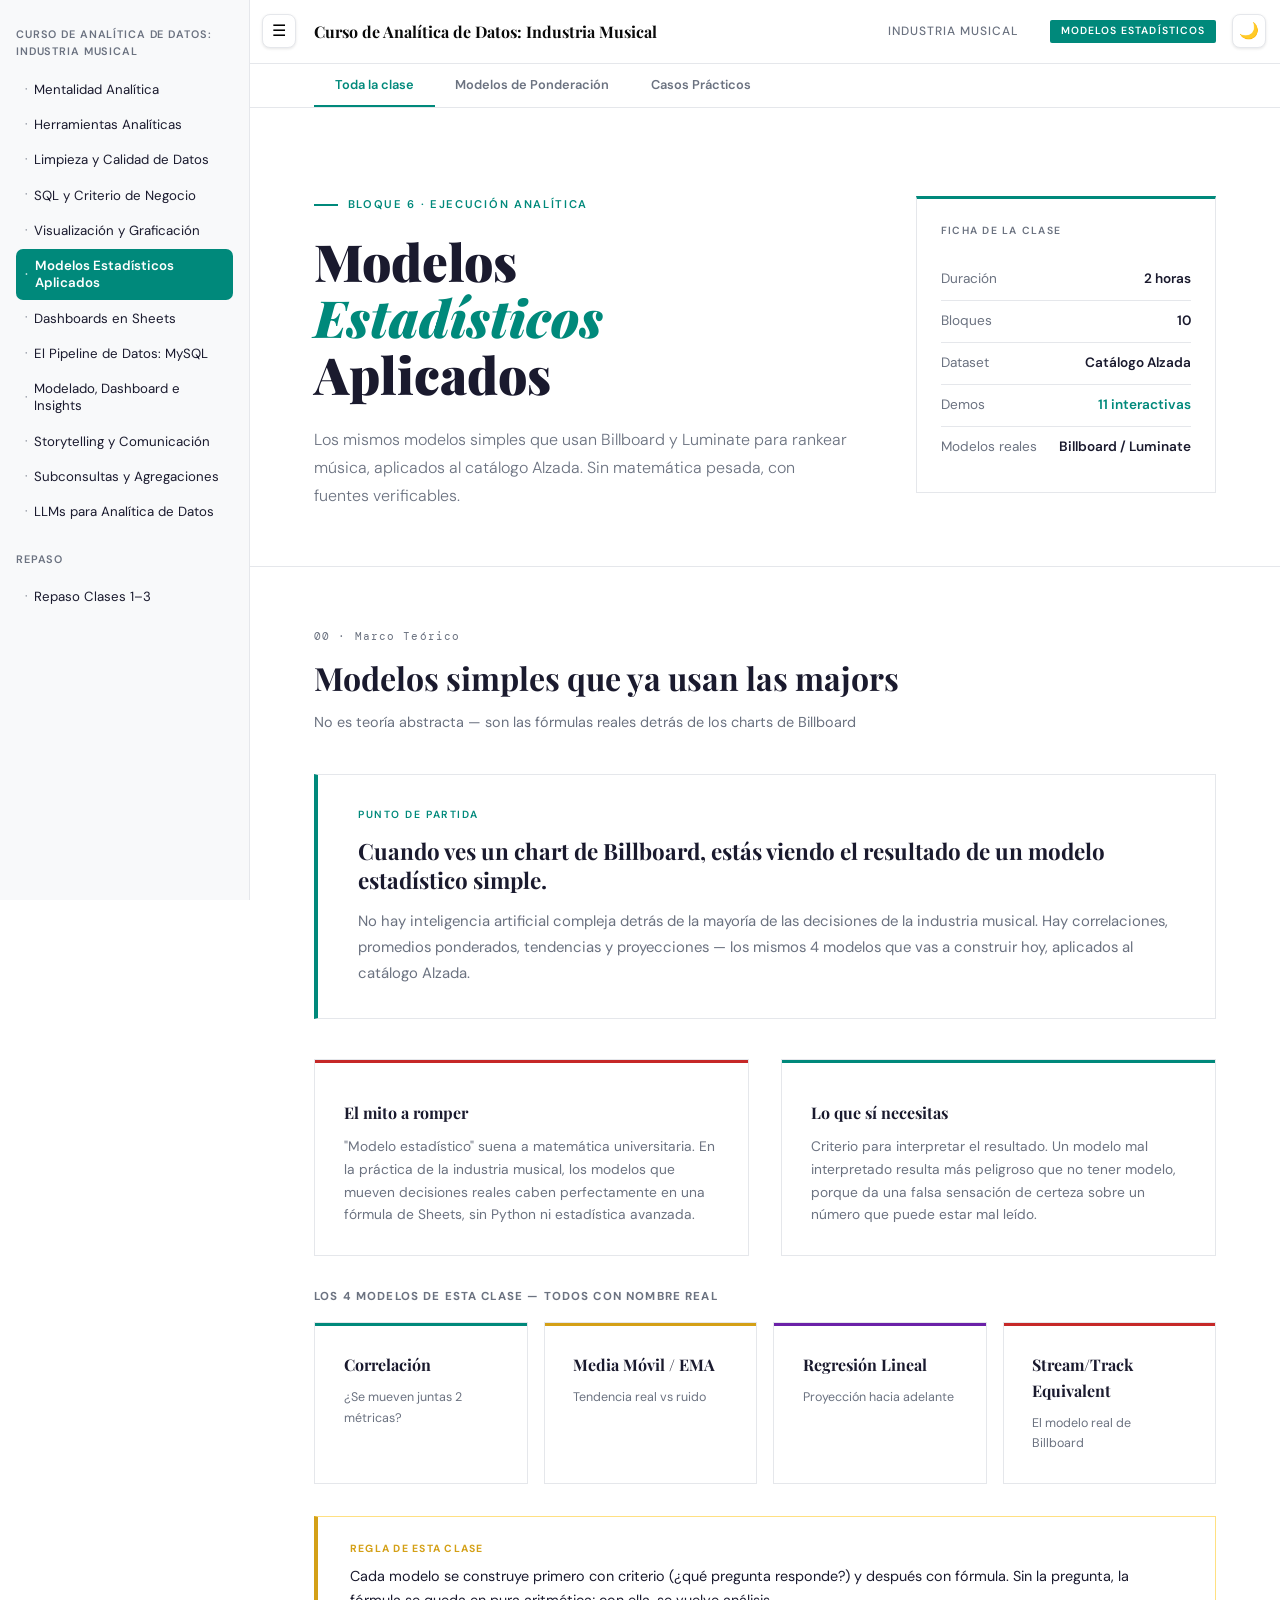
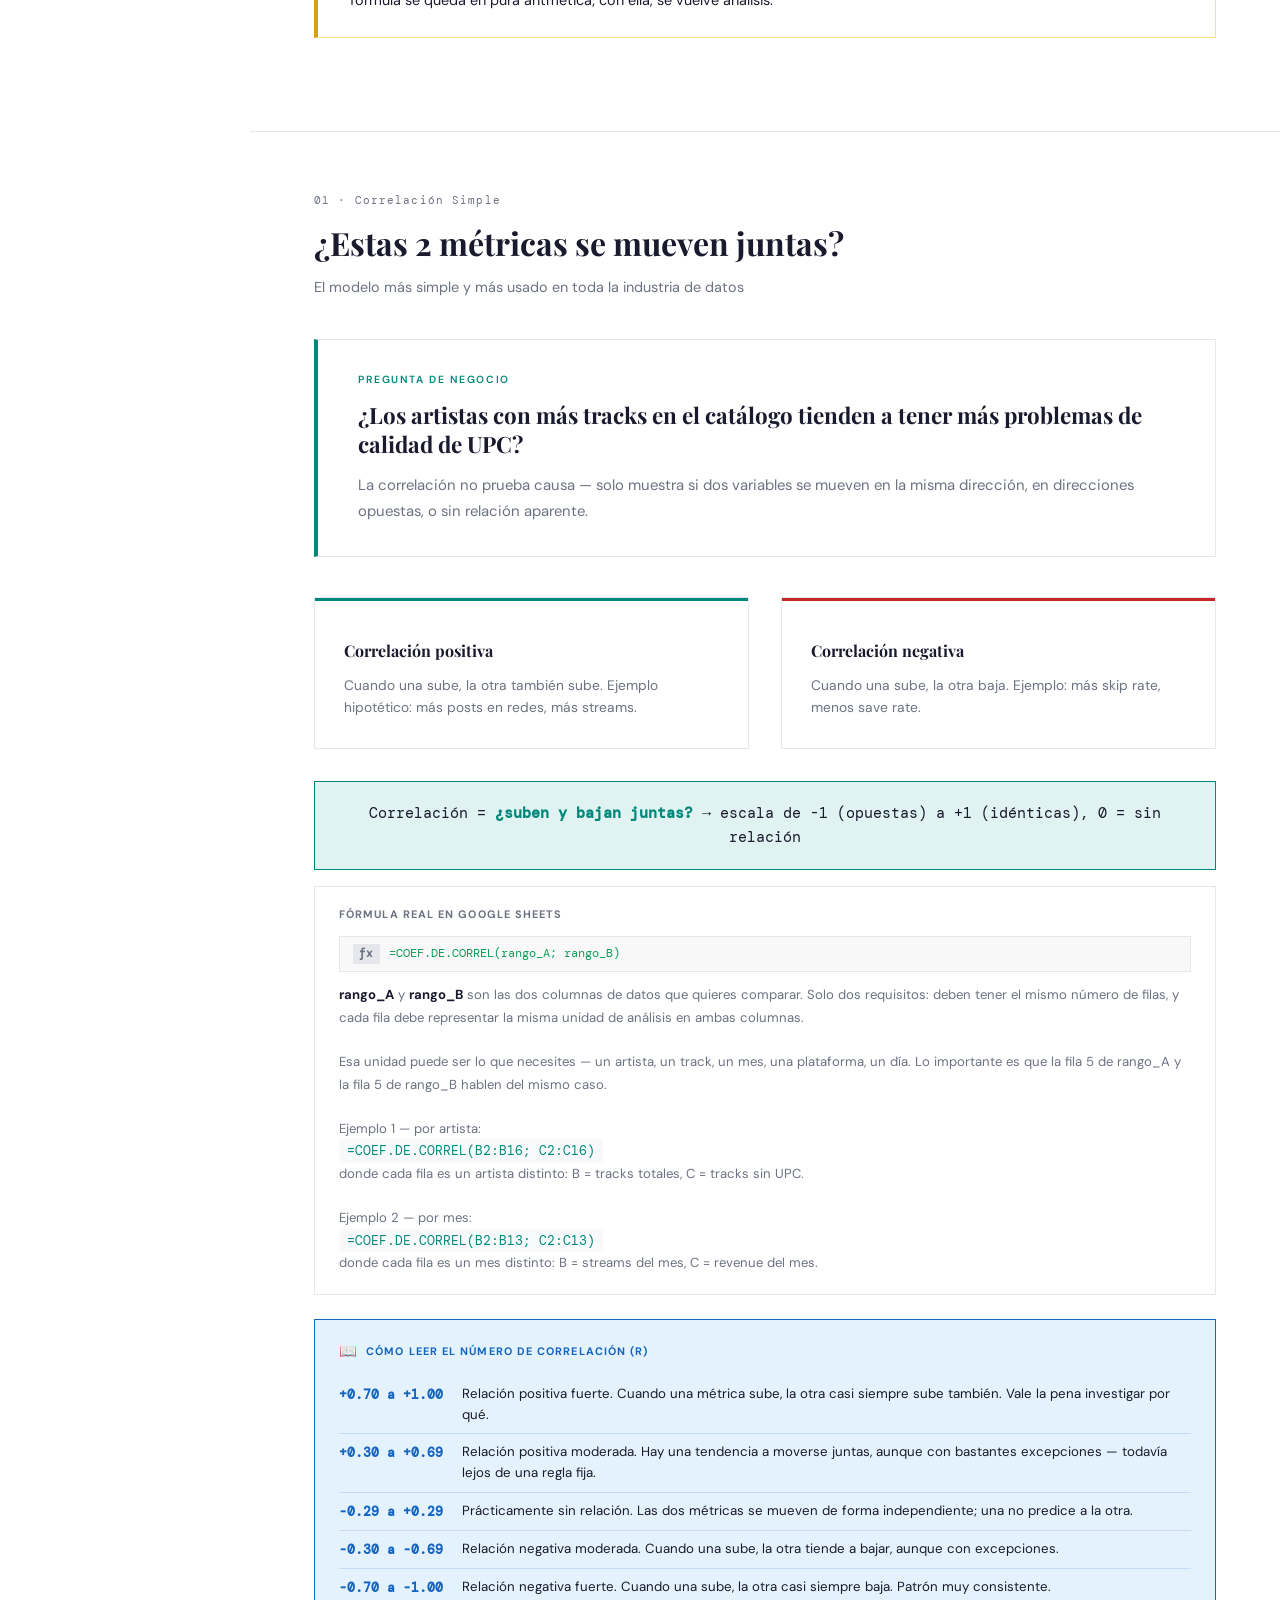
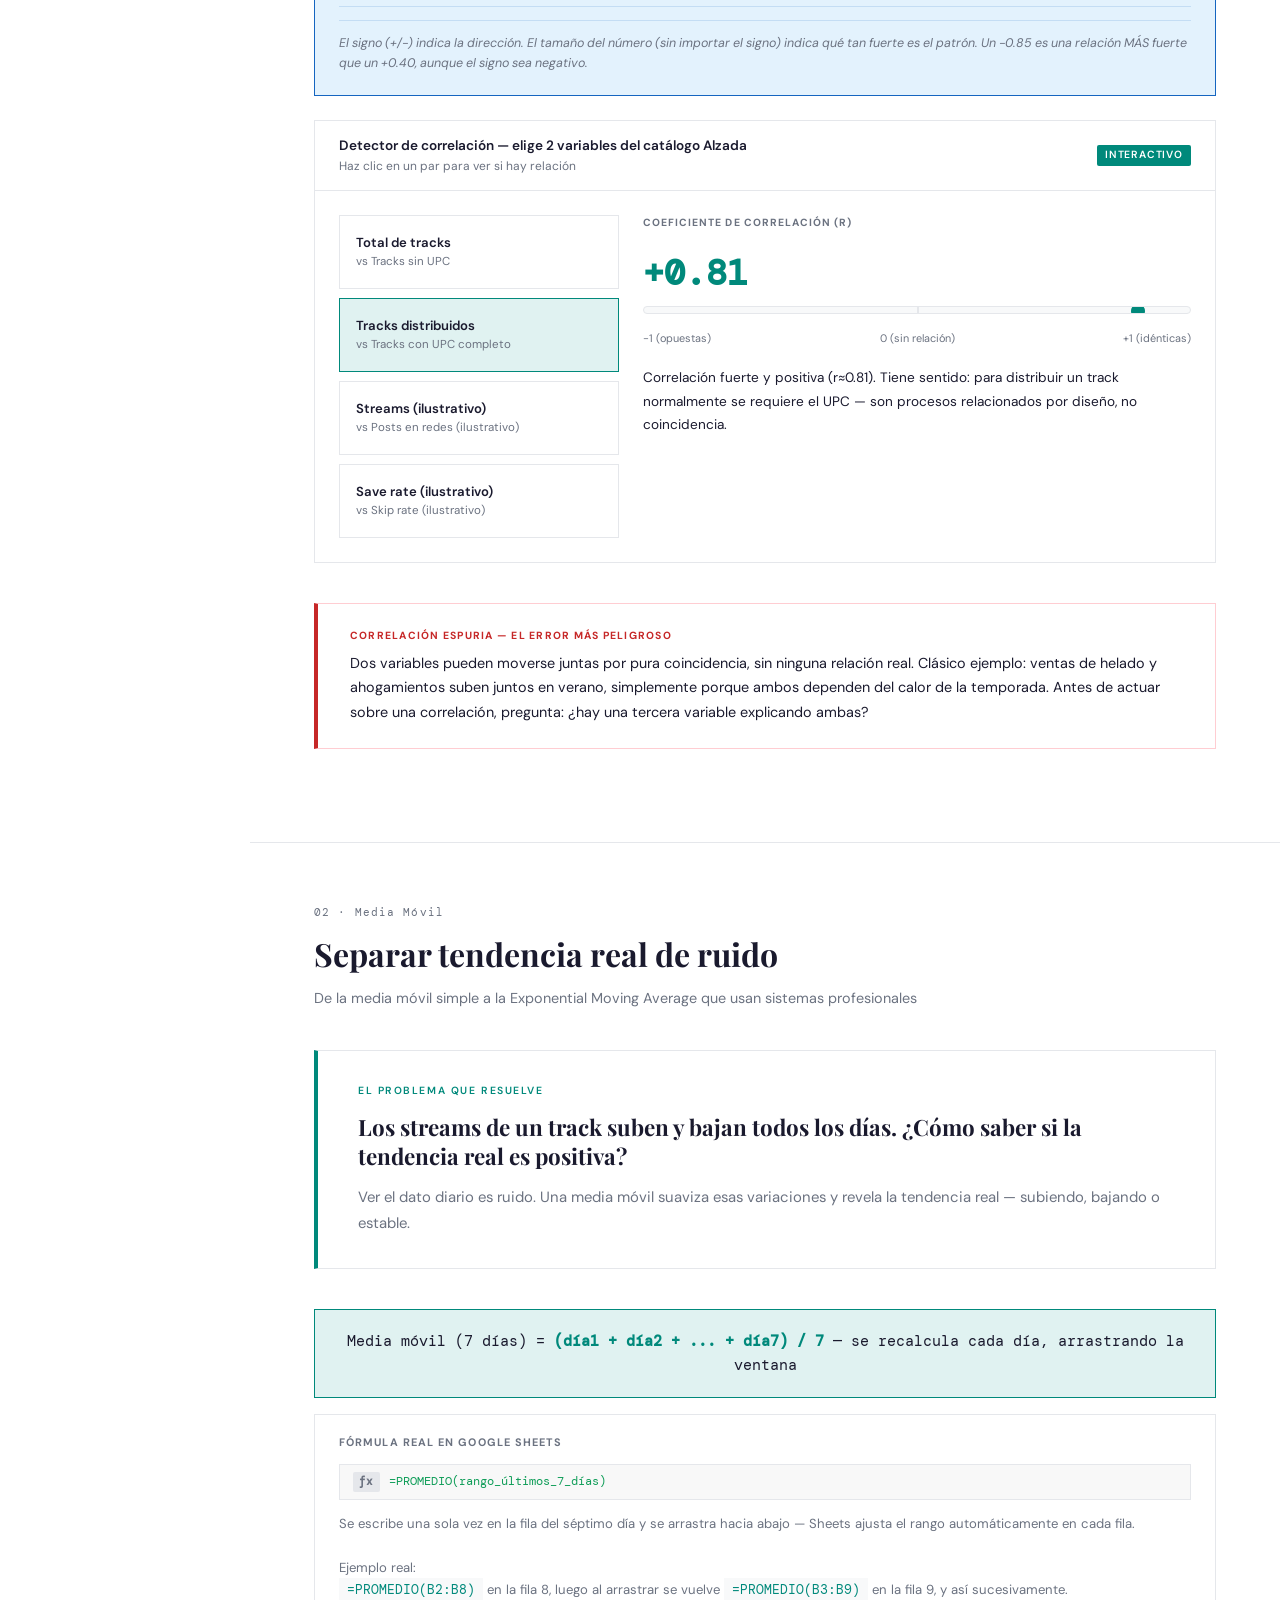
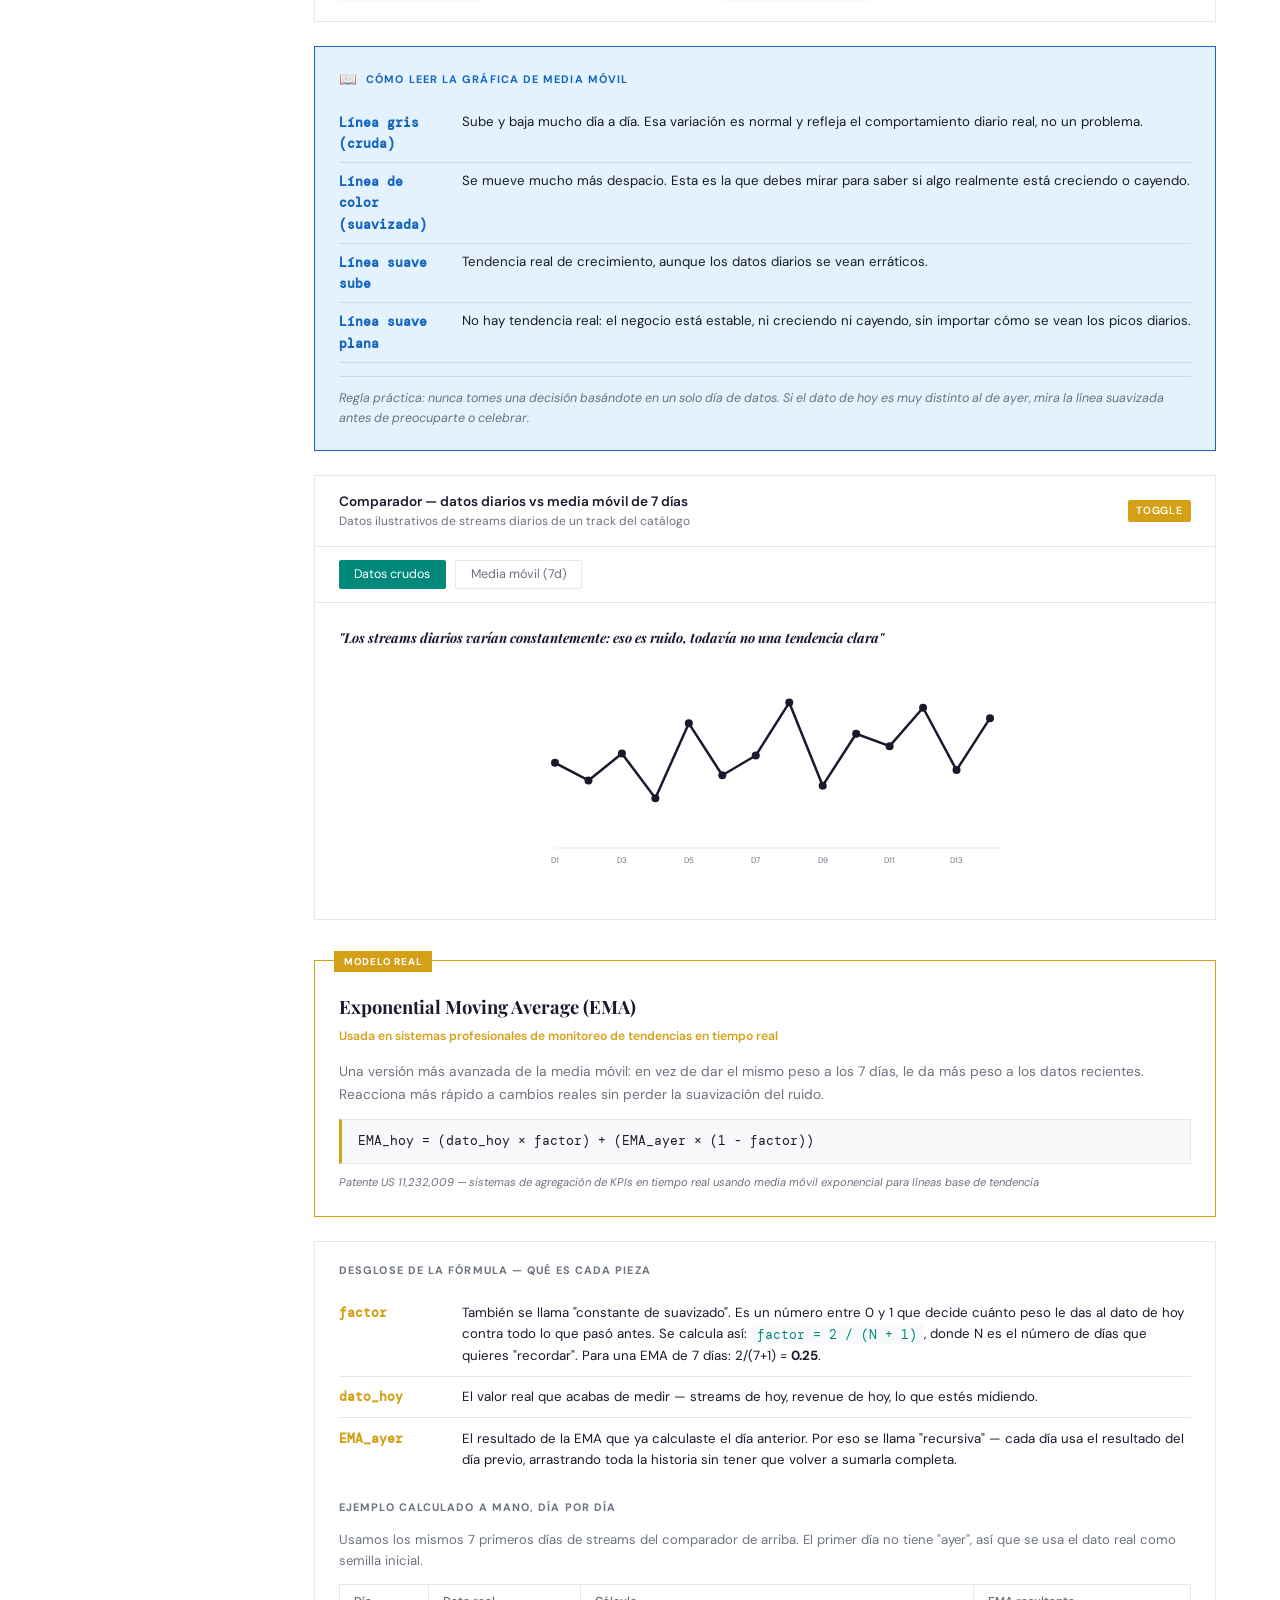
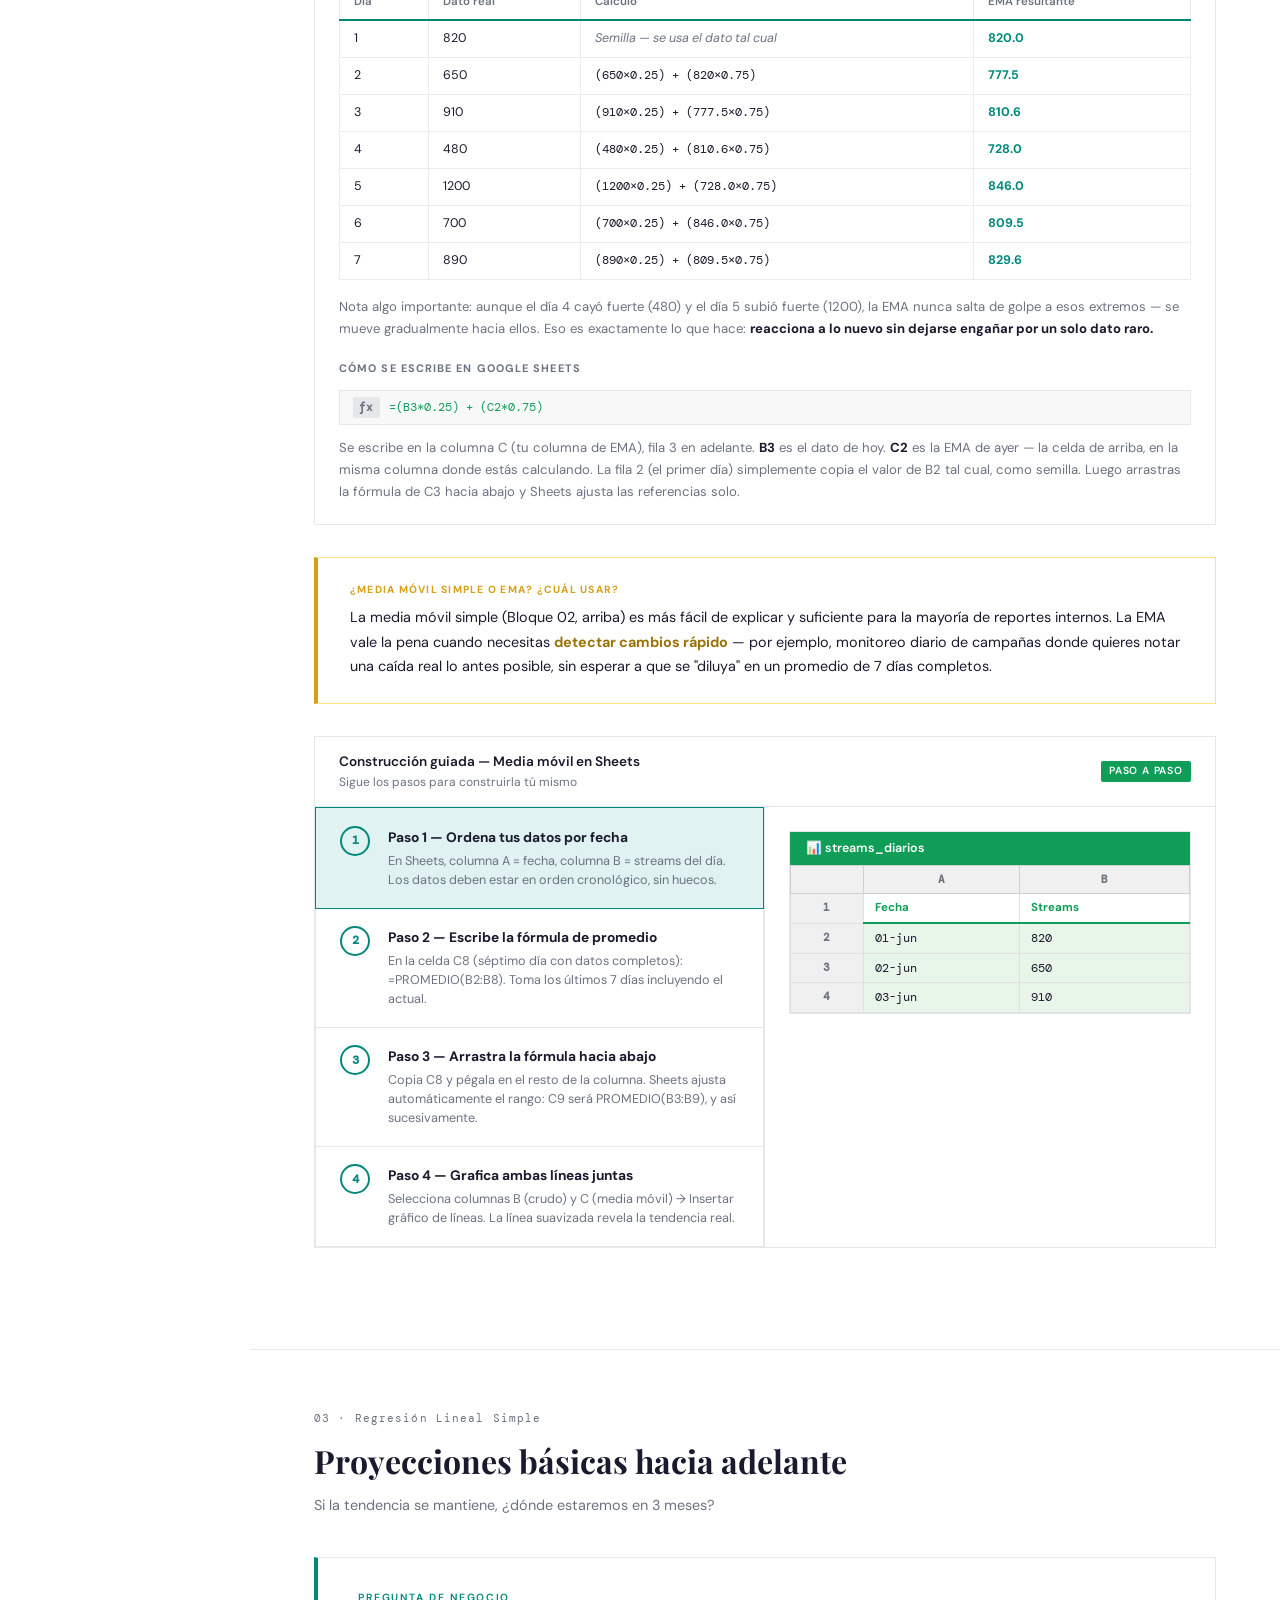
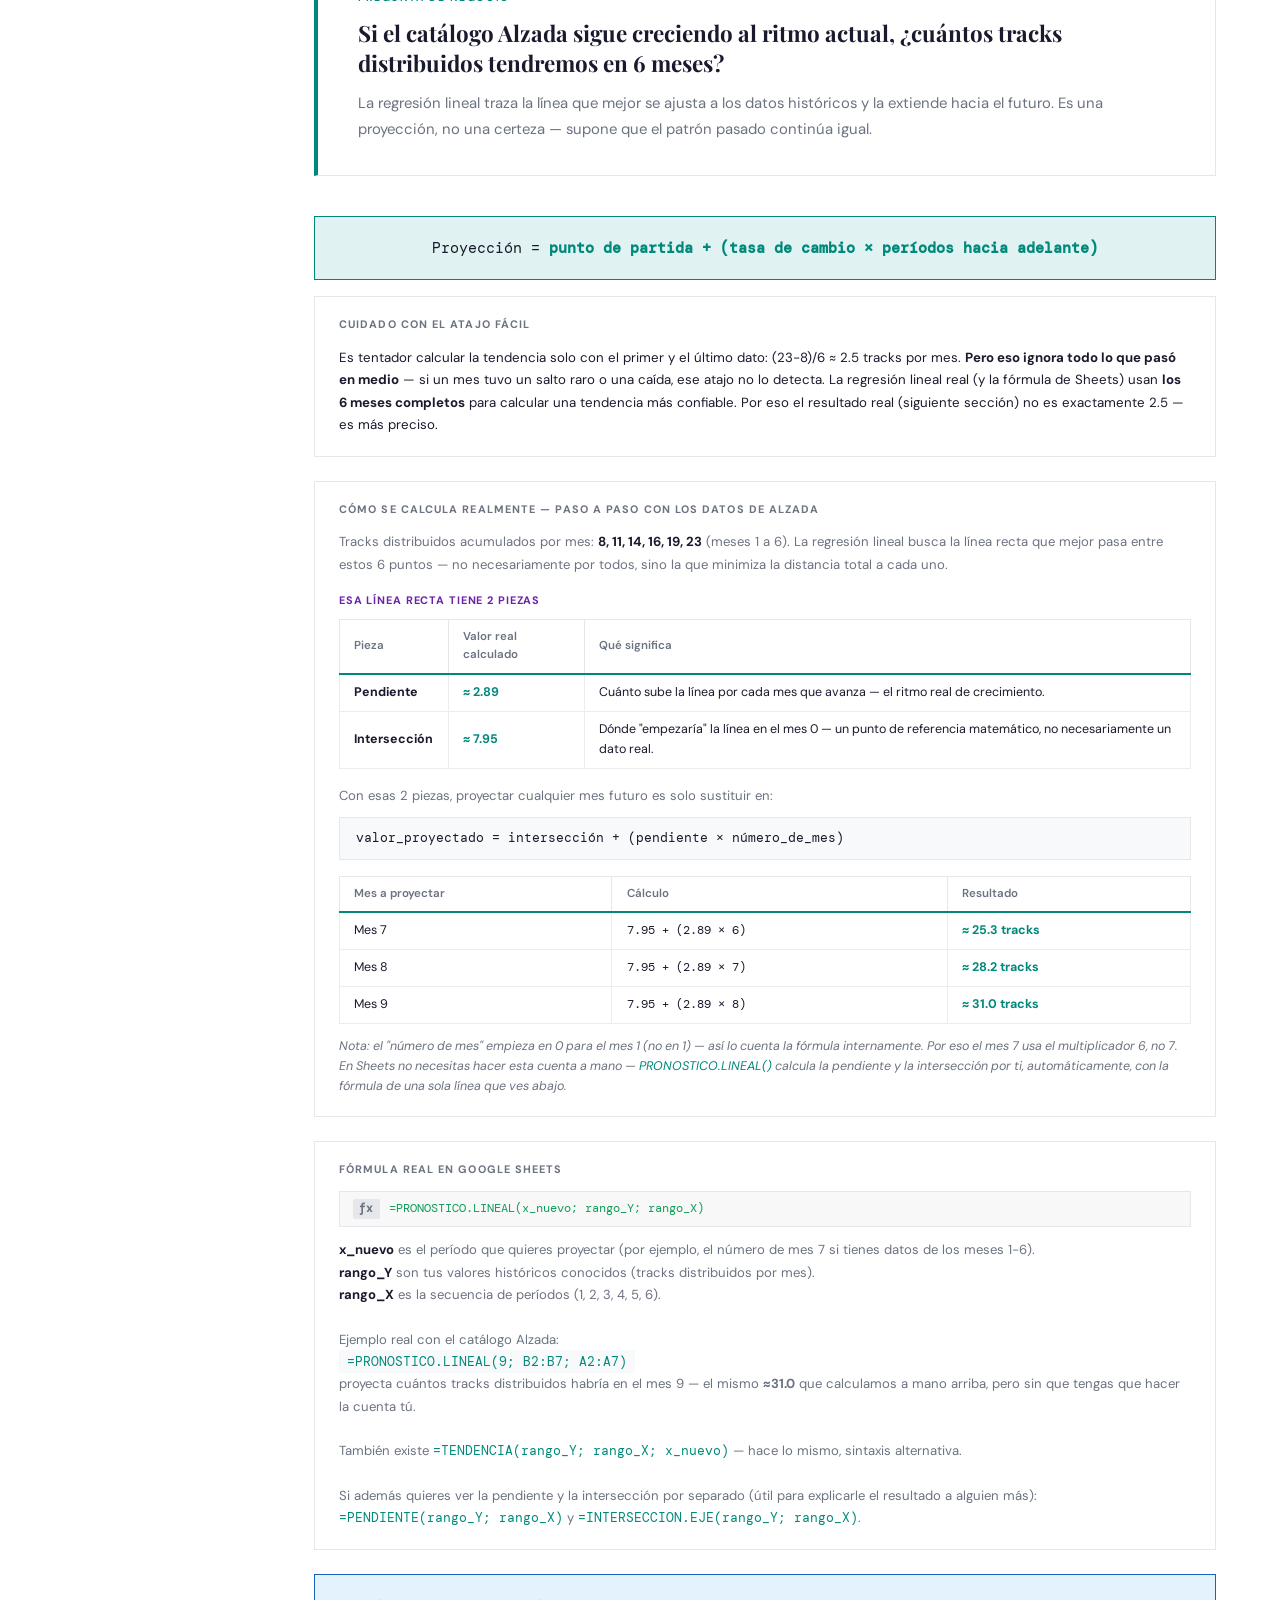
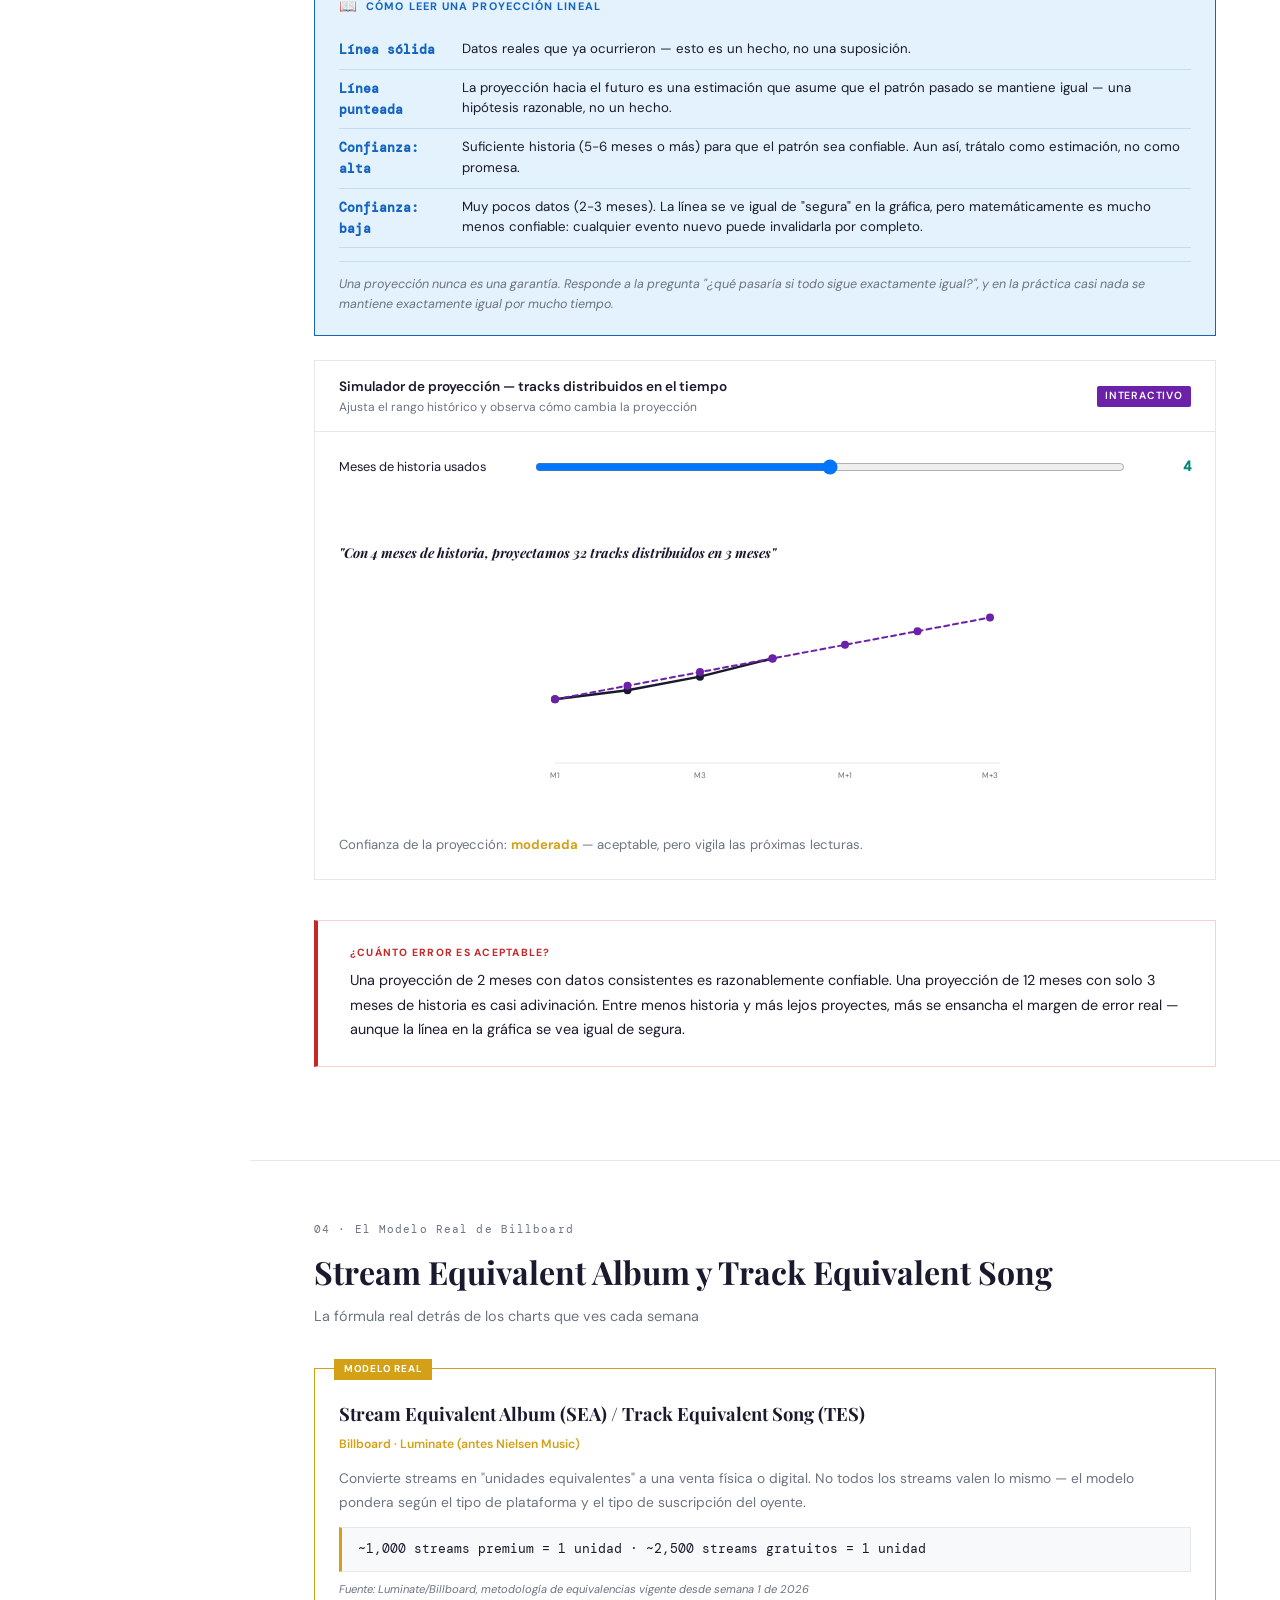
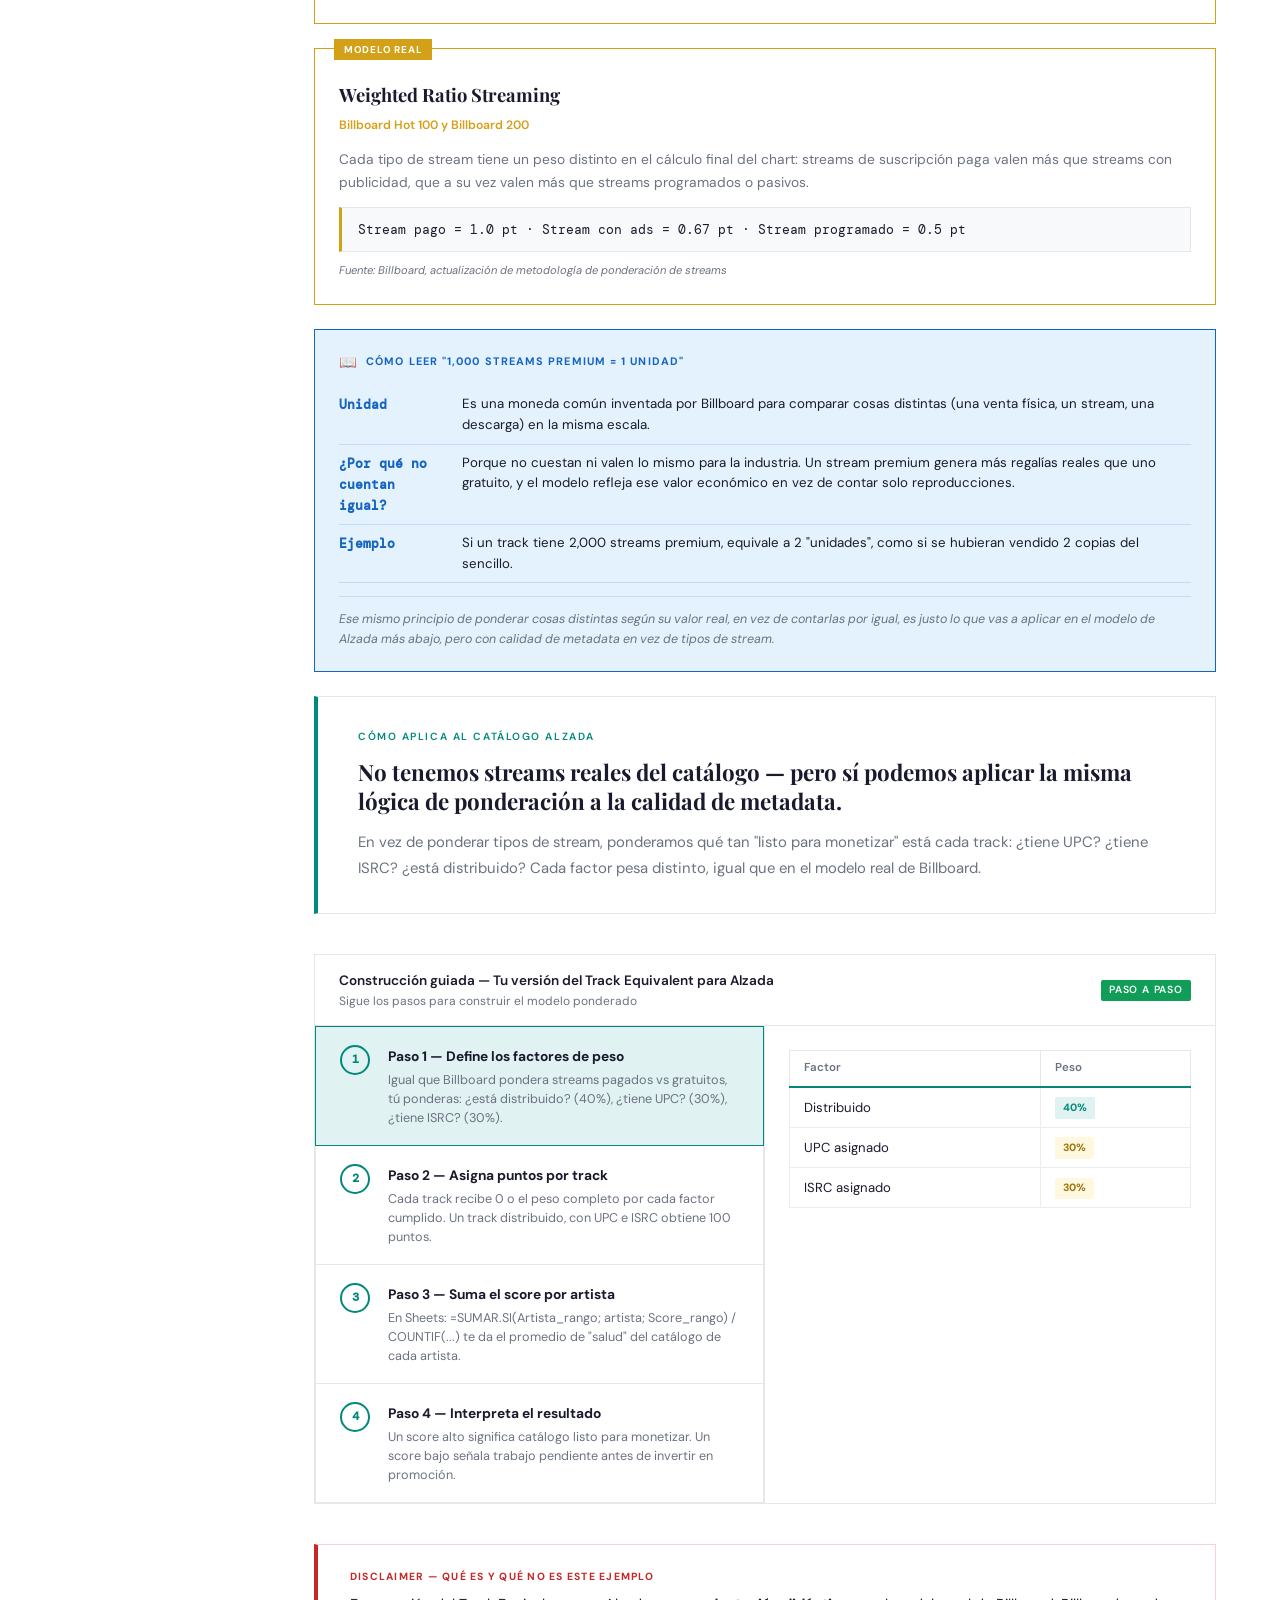
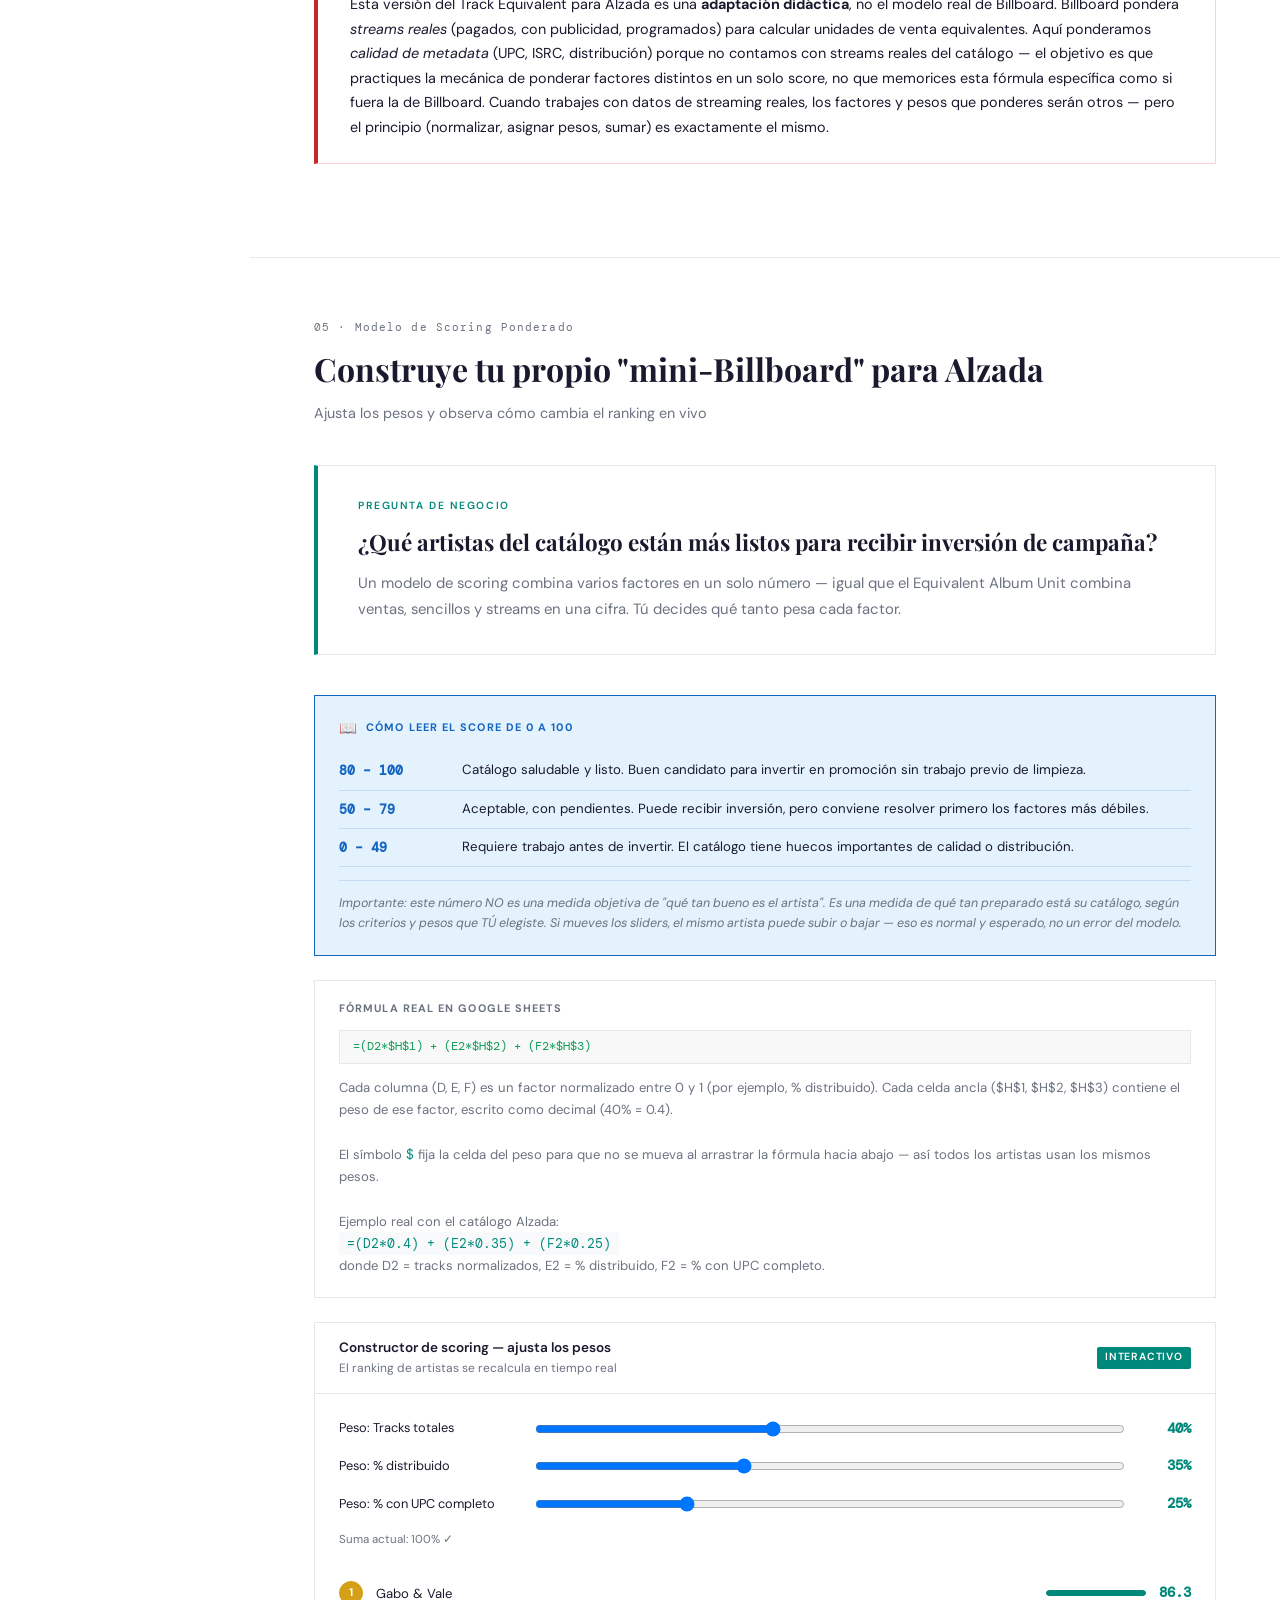
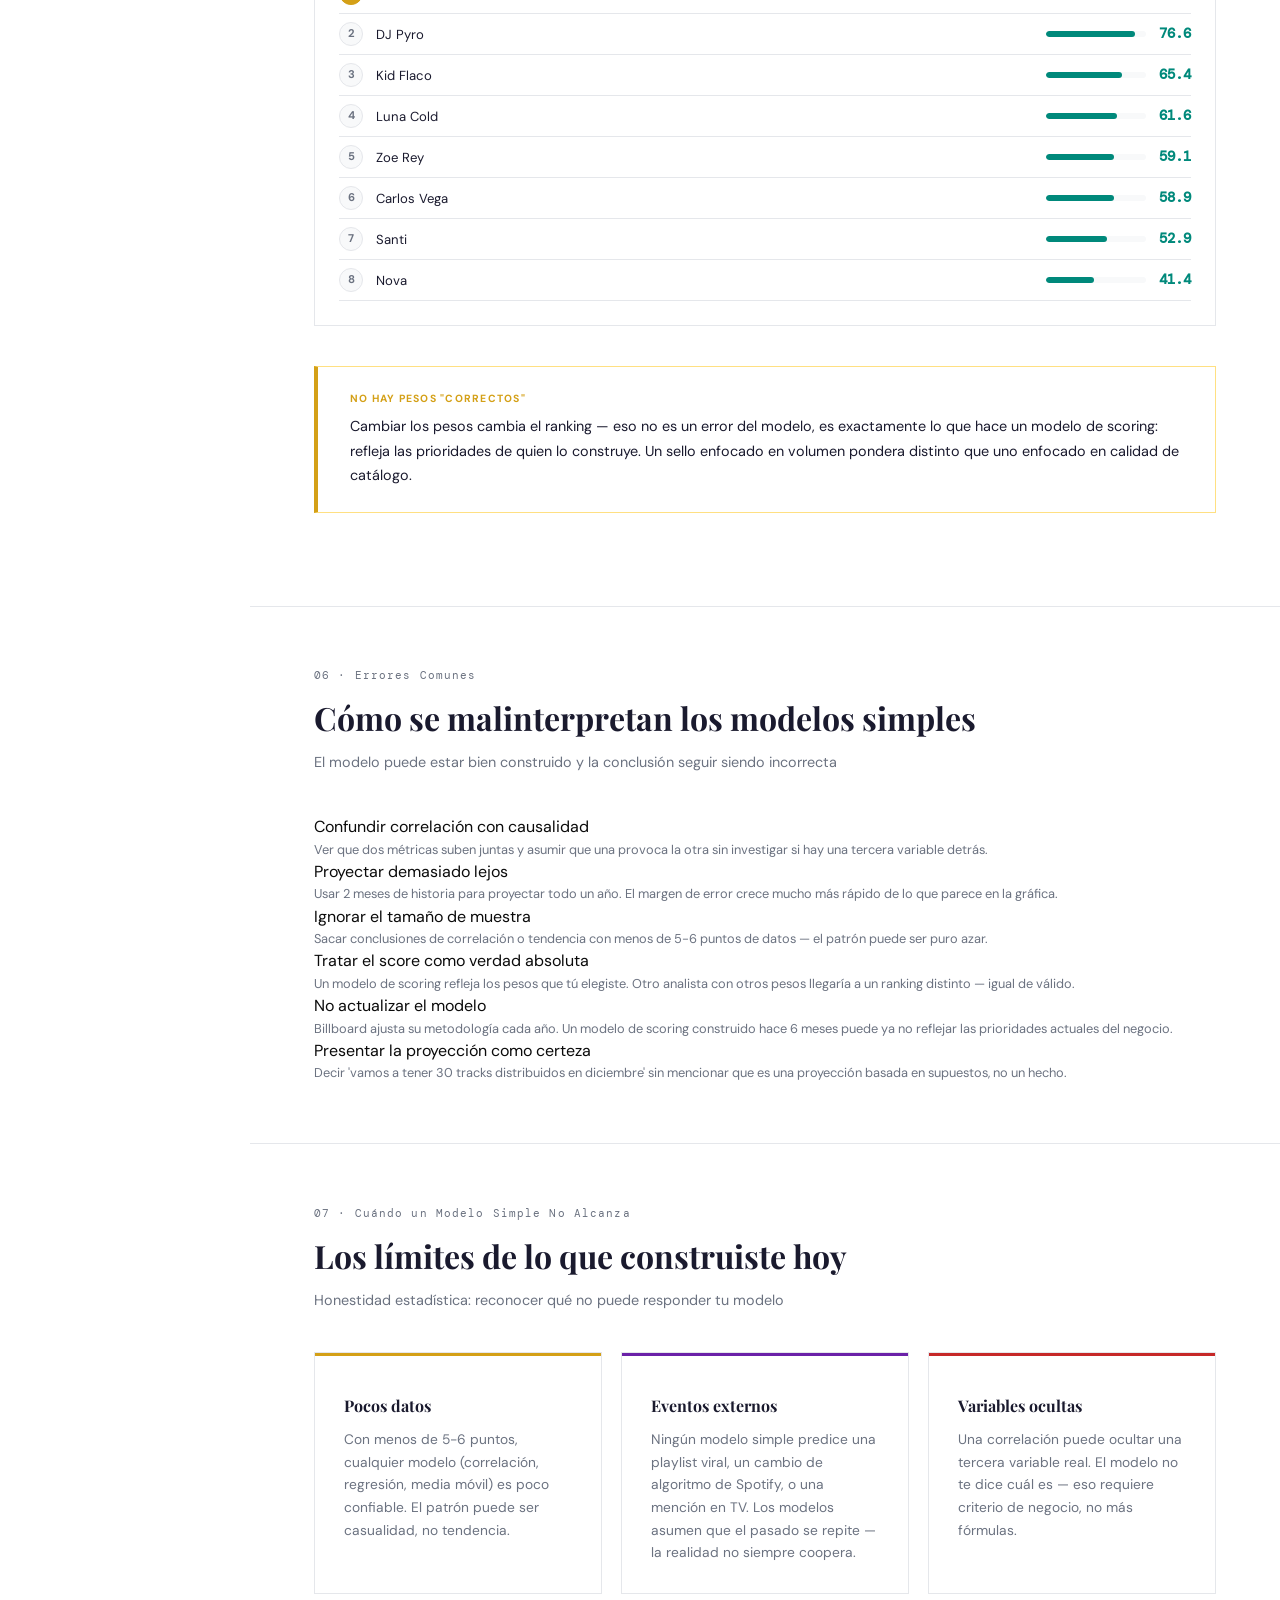
<file: clases/clase6_modelos_estadisticos_4.html>
<!DOCTYPE html>
<html lang="es">
<head>
<meta charset="UTF-8">
<meta name="color-scheme" content="light">
<meta name="viewport" content="width=device-width, initial-scale=1.0">
<title>Clase 6 — Modelos Estadísticos Aplicados</title>
<link href="https://fonts.googleapis.com/css2?family=Playfair+Display:ital,wght@0,400;0,700;0,900;1,400&family=DM+Sans:wght@300;400;500;600&family=DM+Mono:wght@400;500&display=swap" rel="stylesheet">
<style>
:root{color-scheme:light;
  --ink:#1a1a2e;--teal:#00897B;--teal-l:#e0f2f1;
  --gold:#D4A017;--gold-l:#FFF8E1;--red:#C62828;--red-l:#FFEBEE;
  --gray:#6B7280;--light:#F8F9FA;--bd:#E5E7EB;--pu:#6B21A8;--pu-l:#F3E8FF;
  --sh:#0F9D58;--sh-l:#E8F5E9;--bl:#1565C0;--bl-l:#E3F2FD;}
*{margin:0;padding:0;box-sizing:border-box;}
html,body{background:#fff!important;color:#0a0a0a!important;}
body{font-family:"DM Sans",sans-serif;line-height:1.6;}
@media(prefers-color-scheme:dark){html,body{background:#fff!important;color:#0a0a0a!important;}}

.header{border-bottom:1px solid var(--bd);padding:0 4rem;display:flex;align-items:center;justify-content:space-between;height:64px;position:sticky;top:0;background:#fff;z-index:100;}
.hl{font-family:"Playfair Display",serif;font-size:1rem;font-weight:700;}
.hm{display:flex;gap:2rem;font-size:.75rem;color:var(--gray);font-weight:500;letter-spacing:.08em;text-transform:uppercase;align-items:center;}
.hb{background:var(--teal);color:#fff;padding:.2rem .7rem;border-radius:2px;font-size:.65rem;font-weight:600;letter-spacing:.1em;}

.hero{padding:5.5rem 4rem 3.5rem;max-width:1100px;margin:0 auto;display:grid;grid-template-columns:1fr 300px;gap:4rem;align-items:start;}
.eyebrow{font-size:.7rem;font-weight:600;letter-spacing:.15em;text-transform:uppercase;color:var(--teal);margin-bottom:1.2rem;display:flex;align-items:center;gap:.6rem;}
.eyebrow::before{content:"";display:inline-block;width:24px;height:2px;background:var(--teal);}
.hero h1{font-family:"Playfair Display",serif;font-size:3.2rem;line-height:1.1;font-weight:900;color:var(--ink);margin-bottom:1.5rem;}
.hero h1 em{font-style:italic;color:var(--teal);}
.hero-desc{font-size:1rem;color:var(--gray);line-height:1.75;font-weight:300;}
.sidebar{border:1px solid var(--bd);border-top:3px solid var(--teal);padding:1.5rem;background:#fff;}
.si{display:flex;justify-content:space-between;padding:.6rem 0;border-bottom:1px solid var(--bd);font-size:.85rem;}
.si:last-child{border-bottom:none;}
.si-l{color:var(--gray);}
.si-v{font-weight:600;color:var(--ink);}
.si-v.t{color:var(--teal);}

.prog{max-width:1100px;margin:0 auto;padding:0 4rem 3rem;}
.pt{display:flex;gap:3px;margin-bottom:.5rem;}
.ps{flex:1;height:4px;background:var(--bd);}
.ps.a{background:var(--teal);}
.ps.c{background:linear-gradient(90deg,var(--teal) 60%,var(--bd) 60%);}
.pl{font-size:.7rem;color:var(--gray);}

section{max-width:1100px;margin:0 auto;padding:3.8rem 4rem;border-top:1px solid var(--bd);}
.sn{font-family:"DM Mono",monospace;font-size:.7rem;color:var(--gray);letter-spacing:.1em;margin-bottom:.4rem;}
.st{font-family:"Playfair Display",serif;font-size:2rem;font-weight:700;color:var(--ink);margin-bottom:.5rem;}
.ss{font-size:.9rem;color:var(--gray);margin-bottom:2.5rem;}

.hook{background:#fff;border:1px solid var(--bd);border-left:4px solid var(--teal);padding:2rem 2.5rem;margin-bottom:2.5rem;}
.hook-lbl{font-size:.65rem;font-weight:600;letter-spacing:.15em;text-transform:uppercase;color:var(--teal);margin-bottom:.8rem;}
.hook h3{font-family:"Playfair Display",serif;font-size:1.4rem;font-weight:700;line-height:1.3;margin-bottom:.8rem;color:var(--ink);}
.hook p{font-size:.93rem;color:var(--gray);line-height:1.75;}

.ibox{background:#fff;border:1px solid #FFE082;border-left:4px solid var(--gold);padding:1.5rem 2rem;margin:2rem 0;}
.ibox-lbl{font-size:.65rem;font-weight:700;letter-spacing:.12em;text-transform:uppercase;color:var(--gold);margin-bottom:.4rem;}
.ibox p{font-size:.9rem;color:var(--ink);line-height:1.7;}
.ibox strong{color:#9A7208;}

.wbox{background:#fff;border:1px solid #FFCDD2;border-left:4px solid var(--red);padding:1.5rem 2rem;margin:2rem 0;}
.wbox-lbl{font-size:.65rem;font-weight:700;letter-spacing:.12em;text-transform:uppercase;color:var(--red);margin-bottom:.4rem;}
.wbox p{font-size:.9rem;color:var(--ink);line-height:1.7;}

.g2{display:grid;grid-template-columns:1fr 1fr;gap:2rem;margin-bottom:2rem;}
.g3{display:grid;grid-template-columns:repeat(3,1fr);gap:1.2rem;margin-bottom:2rem;}
.g4{display:grid;grid-template-columns:repeat(4,1fr);gap:1rem;margin-bottom:2rem;}
.card{border:1px solid var(--bd);padding:1.8rem;position:relative;background:#fff;}
.ca{position:absolute;top:0;left:0;width:100%;height:3px;}
.card h4{font-family:"Playfair Display",serif;font-size:1rem;font-weight:700;margin-bottom:.6rem;color:var(--ink);margin-top:.7rem;}
.card p{font-size:.86rem;color:var(--gray);line-height:1.65;}

.sim{border:1px solid var(--bd);overflow:hidden;margin-bottom:2.5rem;background:#fff;}
.sim-h{background:#fff;border-bottom:1px solid var(--bd);padding:.9rem 1.5rem;display:flex;align-items:center;gap:.8rem;}
.sim-ht{font-size:.85rem;font-weight:600;color:var(--ink);}
.sim-hs{font-size:.75rem;color:var(--gray);}
.tag{color:#fff;font-size:.65rem;font-weight:600;padding:.15rem .5rem;border-radius:2px;letter-spacing:.08em;margin-left:auto;flex-shrink:0;}
.tag-t{background:var(--teal);}
.tag-g{background:var(--gold);}
.tag-r{background:var(--red);}
.tag-p{background:var(--pu);}
.tag-sh{background:var(--sh);}
.tag-bl{background:var(--bl);}

.tab{border:1px solid var(--bd);background:#fff;padding:.35rem .9rem;font-size:.78rem;cursor:pointer;font-family:"DM Sans",sans-serif;color:var(--gray);transition:all .15s;border-radius:2px;}
.tab.on{background:var(--teal);color:#fff;border-color:var(--teal);}
.tab:hover:not(.on){border-color:var(--teal);color:var(--teal);}

/* CHART VISUALS */
.chart-box{padding:1.5rem;}
.chart-title{font-size:.85rem;font-weight:700;color:var(--ink);margin-bottom:1.2rem;font-family:"Playfair Display",serif;font-style:italic;}
.bar-chart{display:flex;flex-direction:column;gap:.7rem;}
.bar-row{display:flex;align-items:center;gap:.7rem;}
.bar-label{font-size:.76rem;color:var(--gray);width:130px;text-align:right;flex-shrink:0;}
.bar-track{flex:1;background:var(--light);border-radius:2px;height:26px;overflow:hidden;border:1px solid var(--bd);}
.bar-fill{height:100%;border-radius:2px;display:flex;align-items:center;justify-content:flex-end;padding-right:.5rem;transition:width .5s ease;}
.bar-val{font-size:.7rem;font-weight:600;color:#fff;font-family:"DM Mono",monospace;}
.bar-pct{font-size:.7rem;color:var(--gray);font-family:"DM Mono",monospace;width:60px;flex-shrink:0;}

.line-svg{width:100%;height:220px;}
.pie-wrap{display:flex;align-items:center;gap:2rem;flex-wrap:wrap;}
.pie-legend{display:flex;flex-direction:column;gap:.5rem;}
.leg-item{display:flex;align-items:center;gap:.5rem;font-size:.8rem;color:var(--ink);}
.leg-dot{width:12px;height:12px;border-radius:3px;flex-shrink:0;}

.scatter-svg{width:100%;height:280px;}
.dot-point{cursor:pointer;transition:r .15s;}
.dot-point:hover{r:7;}

/* TABLE COND */
.ctbl{width:100%;border-collapse:collapse;font-size:.82rem;}
.ctbl th{background:#fff;border:1px solid var(--bd);padding:.5rem .9rem;text-align:left;font-size:.72rem;color:var(--gray);font-weight:600;border-bottom:2px solid var(--teal);}
.ctbl td{border:1px solid #ECECEC;padding:.5rem .9rem;color:var(--ink);background:#fff;}
.badge{display:inline-block;padding:.15rem .5rem;border-radius:2px;font-size:.66rem;font-weight:700;}
.badge-hi{background:var(--teal-l);color:var(--teal);}
.badge-mid{background:var(--gold-l);color:#9A7208;}
.badge-lo{background:var(--red-l);color:var(--red);}
.mbar{height:8px;border-radius:2px;display:inline-block;margin-left:.4rem;vertical-align:middle;}

/* CHART SELECTOR */
.selector-grid{display:grid;grid-template-columns:280px 1fr;}
.step-panel-grid{display:grid;grid-template-columns:1fr 1fr;}
.selector-questions{border-right:1px solid var(--bd);padding:1.2rem;}
.sq-item{padding:.7rem .9rem;border:1px solid var(--bd);margin-bottom:.5rem;cursor:pointer;font-size:.82rem;color:var(--ink);transition:all .15s;border-radius:2px;}
.sq-item:hover{border-color:var(--teal);background:var(--teal-l);}
.sq-item.sel{background:var(--teal);color:#fff;border-color:var(--teal);}
.selector-result{padding:1.5rem;}

/* SHEETS MOCK */
.sh-mock{border:1px solid var(--bd);overflow:hidden;margin-bottom:.8rem;}
.sh-top{background:var(--sh);padding:.4rem 1rem;display:flex;align-items:center;gap:.8rem;}
.sh-top-t{color:#fff;font-size:.78rem;font-weight:600;}
.sh-fx{background:#F8F8F8;border-bottom:1px solid var(--bd);padding:.4rem .8rem;display:flex;gap:.6rem;align-items:center;font-family:"DM Mono",monospace;font-size:.76rem;}
.sh-fxl{background:var(--bd);padding:.1rem .4rem;border-radius:2px;font-weight:600;color:var(--gray);font-size:.68rem;}
.sh-fxv{color:var(--sh);flex:1;}
.sh-t{width:100%;border-collapse:collapse;font-family:"DM Mono",monospace;font-size:.74rem;}
.sh-t th{background:#F0F0F0;border:1px solid #D0D0D0;padding:.3rem .7rem;font-size:.68rem;color:var(--gray);text-align:center;font-weight:600;}
.sh-t td{border:1px solid #E0E0E0;padding:.3rem .7rem;background:#fff;color:var(--ink);}
.sh-t td.rh{background:#F0F0F0;color:var(--gray);text-align:center;font-weight:600;font-size:.66rem;}
.sh-t td.ch{background:#fff;color:var(--sh);font-weight:700;font-size:.72rem;font-family:"DM Sans",sans-serif;border-bottom:2px solid var(--sh);}
.sh-t td.ac{background:#E8F5E9;}

/* STEPPER */
.steps{display:flex;flex-direction:column;gap:0;}
.step{border:1px solid var(--bd);border-top:none;padding:1.1rem 1.5rem;display:grid;grid-template-columns:32px 1fr;gap:1rem;align-items:start;background:#fff;cursor:pointer;transition:background .15s;}
.step:first-child{border-top:1px solid var(--bd);}
.step:hover{background:var(--light);}
.step.active{background:var(--teal-l);border-color:var(--teal);}
.step-n{width:30px;height:30px;border-radius:50%;border:2px solid var(--teal);display:flex;align-items:center;justify-content:center;font-family:"DM Mono",monospace;font-size:.76rem;font-weight:700;color:var(--teal);flex-shrink:0;}
.step-n.done{background:var(--teal);color:#fff;}
.step-t{font-weight:700;font-size:.86rem;color:var(--ink);margin-bottom:.25rem;}
.step-d{font-size:.79rem;color:var(--gray);line-height:1.5;}

/* GOOD/BAD CHART DETECTOR */
.detector-grid{display:grid;grid-template-columns:1fr 1fr;gap:0;}
.detector-col{padding:1.5rem;}
.detector-col+.detector-col{border-left:1px solid var(--bd);}
.detector-label{font-size:.68rem;font-weight:700;text-transform:uppercase;letter-spacing:.1em;margin-bottom:1rem;}
.spot-btn{margin-top:1rem;width:100%;border:1px solid var(--red);background:#fff;color:var(--red);padding:.6rem;font-size:.82rem;font-weight:600;cursor:pointer;border-radius:2px;transition:all .15s;}
.spot-btn:hover{background:var(--red);color:#fff;}
.spot-answer{display:none;margin-top:.8rem;padding:.8rem;background:var(--red-l);border-left:3px solid var(--red);font-size:.82rem;color:var(--ink);line-height:1.6;}
.spot-answer.show{display:block;}

/* LOOKER FLOW */
.flow{display:flex;align-items:stretch;gap:0;margin-bottom:2rem;border:1px solid var(--bd);overflow:hidden;}
.fs{flex:1;padding:1.5rem;background:#fff;position:relative;display:flex;flex-direction:column;gap:.5rem;}
.fs+.fs{border-left:1px solid var(--bd);}
.fs.a{border-top:3px solid var(--teal);}
.fs.b{border-top:3px solid var(--gold);}
.fn2{font-family:"DM Mono",monospace;font-size:.7rem;color:var(--gray);margin-bottom:.2rem;}
.ft{font-weight:700;font-size:.88rem;color:var(--ink);}
.fd{font-size:.77rem;color:var(--gray);line-height:1.5;}
.fa{position:absolute;right:-14px;top:50%;transform:translateY(-50%);background:#fff;border:1px solid var(--bd);border-radius:50%;width:26px;height:26px;display:flex;align-items:center;justify-content:center;font-size:.7rem;color:var(--gray);z-index:2;}

/* MINI DASHBOARD BUILDER */
.dash-builder{display:grid;grid-template-columns:220px 1fr;}
.dash-controls{border-right:1px solid var(--bd);padding:1.2rem;}
.dash-opt{padding:.6rem .8rem;border:1px solid var(--bd);margin-bottom:.5rem;cursor:pointer;font-size:.8rem;transition:all .15s;border-radius:2px;display:flex;align-items:center;gap:.5rem;}
.dash-opt:hover{border-color:var(--teal);}
.dash-opt.added{background:var(--teal-l);border-color:var(--teal);color:var(--teal);font-weight:600;}
.dash-canvas{padding:1.5rem;min-height:400px;background:var(--light);}
.dash-widget{background:#fff;border:1px solid var(--bd);padding:1rem;margin-bottom:1rem;}
.dash-widget-title{font-size:.75rem;font-weight:700;color:var(--gray);text-transform:uppercase;letter-spacing:.05em;margin-bottom:.7rem;}
.dash-empty{text-align:center;padding:3rem 1rem;color:var(--gray);font-size:.85rem;font-style:italic;}

.closing{background:#fff;border-top:1px solid var(--bd);padding:3.8rem 4rem;}
.closing-inner{max-width:1100px;margin:0 auto;display:grid;grid-template-columns:1fr 1fr;gap:4rem;}
.closing h3{font-family:"Playfair Display",serif;font-size:1.5rem;font-weight:700;color:var(--ink);margin-bottom:.5rem;}
.closing p{font-size:.9rem;color:var(--gray);line-height:1.7;margin-bottom:1.5rem;}
.nc{border:1px solid var(--bd);border-top:3px solid var(--gold);padding:1.5rem;background:#fff;}
.nc-l{font-size:.65rem;font-weight:700;letter-spacing:.12em;text-transform:uppercase;color:var(--gold);margin-bottom:.5rem;}
.nc-t{font-family:"Playfair Display",serif;font-size:1.1rem;font-weight:700;color:var(--ink);margin-bottom:.8rem;}
.nc-i{list-style:none;font-size:.82rem;color:var(--gray);}
.nc-i li{padding:.3rem 0;padding-left:1rem;position:relative;}
.nc-i li::before{content:"→";position:absolute;left:0;color:var(--gold);}
.kl{list-style:none;}
.kl li{display:flex;gap:.8rem;padding:.7rem 0;border-bottom:1px solid var(--bd);font-size:.87rem;align-items:flex-start;line-height:1.5;}
.kl li:last-child{border-bottom:none;}
.kc{color:var(--teal);flex-shrink:0;margin-top:.1rem;}
footer{border-top:1px solid var(--bd);padding:1.5rem 4rem;display:flex;justify-content:space-between;align-items:center;}
footer span{font-size:.75rem;color:var(--gray);}
.fn3{display:flex;gap:1.5rem;}
.fn3 a{font-size:.75rem;color:var(--gray);text-decoration:none;font-weight:500;}
.fn3 a:hover{color:var(--teal);}

@media(max-width:768px){
  .hero,.g2,.g3,.g4,.selector-grid,.detector-grid,.dash-builder,.closing-inner,.step-panel-grid{grid-template-columns:1fr;}
  .flow{flex-direction:column;}
  .header,.prog,section,footer,.closing{padding-left:1.5rem;padding-right:1.5rem;}
  .hero{padding:3rem 1.5rem 2rem;}
  .hero h1{font-size:2.2rem;}
}
</style>
<link rel="stylesheet" href="shared-chrome.css?v=4">
</head>
<body><style>
/* MODELO REAL — tarjeta con fuente citada */
.real-model{border:1px solid var(--gold);background:#fff;padding:1.5rem;margin-bottom:1.5rem;position:relative;}
.real-model::before{content:"MODELO REAL";position:absolute;top:-10px;left:1.2rem;background:var(--gold);color:#fff;font-size:.62rem;font-weight:700;letter-spacing:.08em;padding:.15rem .6rem;}
.rm-name{font-family:"Playfair Display",serif;font-size:1.15rem;font-weight:700;color:var(--ink);margin-bottom:.4rem;margin-top:.4rem;}
.rm-who{font-size:.76rem;color:var(--gold);font-weight:600;margin-bottom:.8rem;}
.rm-desc{font-size:.86rem;color:var(--gray);line-height:1.7;margin-bottom:.8rem;}
.rm-formula{font-family:"DM Mono",monospace;font-size:.8rem;background:var(--light);border:1px solid var(--bd);border-left:3px solid var(--gold);padding:.7rem 1rem;color:var(--ink);margin-bottom:.6rem;}
.rm-source{font-size:.7rem;color:var(--gray);font-style:italic;}

/* FORMULA BOX */
.formula-box{font-family:"DM Mono",monospace;font-size:.95rem;background:var(--teal-l);border:1px solid var(--teal);padding:1.2rem 1.5rem;text-align:center;color:var(--ink);margin-bottom:1rem;}
.formula-box .var{color:var(--teal);font-weight:700;}

/* SCATTER/LINE existing from c5, reuse: .chart-box .bar-chart .bar-row etc already in head */

/* SLIDER */
.slider-wrap{padding:1.5rem;}
.slider-row{display:flex;align-items:center;gap:1rem;margin-bottom:1rem;}
.slider-label{font-size:.8rem;color:var(--ink);width:180px;flex-shrink:0;}
.slider-input{flex:1;}
.slider-val{font-family:"DM Mono",monospace;font-size:.85rem;color:var(--teal);font-weight:700;width:50px;text-align:right;}

/* RANKING LIVE */
.rank-row{display:flex;align-items:center;gap:.8rem;padding:.5rem 0;border-bottom:1px solid var(--bd);}
.rank-pos{width:24px;height:24px;border-radius:50%;background:var(--light);border:1px solid var(--bd);display:flex;align-items:center;justify-content:center;font-size:.7rem;font-weight:700;color:var(--gray);flex-shrink:0;}
.rank-pos.top{background:var(--gold);color:#fff;border-color:var(--gold);}
.rank-name{font-size:.82rem;color:var(--ink);flex:1;}
.rank-score{font-family:"DM Mono",monospace;font-size:.85rem;font-weight:700;color:var(--teal);}
.rank-bar{height:6px;background:var(--light);border-radius:3px;overflow:hidden;width:100px;flex-shrink:0;}
.rank-bar-fill{height:100%;background:var(--teal);border-radius:3px;}

/* CORRELATION DETECTOR */
.corr-pair{border:1px solid var(--bd);padding:1rem;background:#fff;cursor:pointer;transition:all .15s;}
.corr-pair:hover{border-color:var(--teal);}
.corr-pair.sel{background:var(--teal-l);border-color:var(--teal);}

/* NEW TAB SWITCHER — modelos de ponderación con costos reales */
.tabswitch-nav{display:flex;gap:0;border-bottom:2px solid var(--bd);margin-bottom:2rem;flex-wrap:wrap;}
.tabswitch-btn{padding:.8rem 1.5rem;border:none;background:none;font-size:.85rem;font-weight:600;color:var(--gray);cursor:pointer;border-bottom:3px solid transparent;margin-bottom:-2px;transition:all .15s;font-family:'DM Sans',sans-serif;}
.tabswitch-btn:hover{color:var(--teal);}
.tabswitch-btn.on{color:var(--teal);border-bottom-color:var(--teal);}
.tabswitch-panel{display:none;}
.tabswitch-panel.on{display:block;}
.real-data-badge{display:inline-flex;align-items:center;gap:.4rem;background:var(--ink);color:#fff;font-size:.65rem;font-weight:700;letter-spacing:.08em;padding:.25rem .7rem;margin-bottom:1.5rem;}
.real-data-badge::before{content:"●";color:var(--teal);}
.cost-bar-row{display:grid;grid-template-columns:150px 1fr 90px;gap:.7rem;align-items:center;padding:.4rem 0;}
.cost-bar-track{height:22px;border-radius:2px;overflow:hidden;display:flex;border:1px solid var(--bd);background:var(--light);}
.cost-bar-seg{height:100%;display:flex;align-items:center;justify-content:center;font-size:.65rem;font-weight:600;color:#fff;}

/* STICKY SUB-NAV — navegación agrupada de la clase */
.subnav{position:sticky;top:64px;z-index:99;background:#fff;border-bottom:1px solid var(--bd);display:flex;align-items:center;gap:0;padding:0 4rem;overflow-x:auto;}
.subnav-btn{padding:.75rem 1.3rem;border:none;background:none;font-size:.8rem;font-weight:600;color:var(--gray);cursor:pointer;border-bottom:3px solid transparent;margin-bottom:-1px;transition:all .15s;font-family:'DM Sans',sans-serif;white-space:nowrap;}
.subnav-btn:hover{color:var(--teal);}
.subnav-btn.on{color:var(--teal);border-bottom-color:var(--teal);}
.subnav-hint{font-size:.72rem;color:var(--gray);padding:.75rem 1rem .75rem 0;font-style:italic;margin-left:auto;white-space:nowrap;}
section[data-group].filtered-out{display:none;}
@media(max-width:768px){.subnav{padding:0 1.5rem;}.subnav-hint{display:none;}}

/* READ-BOX — guía de interpretación fija, siempre visible */
.read-box{border:1px solid var(--bl);background:var(--bl-l);padding:1.3rem 1.5rem;margin-bottom:1.5rem;}
.read-box-lbl{display:flex;align-items:center;gap:.5rem;font-size:.68rem;font-weight:700;letter-spacing:.1em;text-transform:uppercase;color:var(--bl);margin-bottom:.8rem;}
.read-box-lbl::before{content:"📖";font-size:.9rem;}
.read-box-item{display:grid;grid-template-columns:110px 1fr;gap:.8rem;padding:.5rem 0;border-bottom:1px solid rgba(21,101,192,.15);font-size:.83rem;align-items:start;}
.read-box-item:last-child{border-bottom:none;}
.read-box-val{font-family:"DM Mono",monospace;font-weight:700;color:var(--bl);}
.read-box-txt{color:var(--ink);line-height:1.55;}
.read-box-note{font-size:.78rem;color:var(--gray);line-height:1.6;margin-top:.8rem;padding-top:.8rem;border-top:1px solid rgba(21,101,192,.15);font-style:italic;}

/* Live-updating read box (used inside interactive sims) */
.read-box.live{border-color:var(--teal);background:var(--teal-l);}
.read-box.live .read-box-lbl{color:var(--teal);}
.read-box.live .read-box-val{color:var(--teal);}
.read-box.live .read-box-item{border-bottom-color:rgba(0,137,123,.15);}
.read-box.live .read-box-note{border-top-color:rgba(0,137,123,.15);}
</style>
<header class="header">
  <div class="hl">Curso de Analítica de Datos: Industria Musical</div>
  <div class="hm"><span>Industria Musical</span> <span class="hb">Modelos Estadísticos</span></div>
</header>

<div class="subnav">
  <button class="subnav-btn on" id="subnav-clase" onclick="filterClassView('clase')">Toda la clase</button>
  <button class="subnav-btn" id="subnav-ponderacion" onclick="filterClassView('ponderacion')">Modelos de Ponderación</button>
  <button class="subnav-btn" id="subnav-casos" onclick="filterClassView('casos')">Casos Prácticos</button>
  <span class="subnav-hint" id="subnav-hint"></span>
</div>

<div class="hero">
  <div>
    <div class="eyebrow">Bloque 6 · Ejecución analítica</div>
    <h1>Modelos<br><em>Estadísticos</em><br>Aplicados</h1>
    <p class="hero-desc">Los mismos modelos simples que usan Billboard y Luminate para rankear música, aplicados al catálogo Alzada. Sin matemática pesada, con fuentes verificables.</p>
  </div>
  <div class="sidebar">
    <div style="font-size:.65rem;font-weight:600;letter-spacing:.12em;text-transform:uppercase;color:var(--gray);margin-bottom:1.2rem;">Ficha de la clase</div>
    <div class="si"><span class="si-l">Duración</span> <span class="si-v">2 horas</span></div>
    <div class="si"><span class="si-l">Bloques</span> <span class="si-v">10</span></div>
    <div class="si"><span class="si-l">Dataset</span> <span class="si-v">Catálogo Alzada</span></div>
    <div class="si"><span class="si-l">Demos</span> <span class="si-v t">11 interactivas</span></div>
    <div class="si"><span class="si-l">Modelos reales</span> <span class="si-v">Billboard / Luminate</span></div>
  </div>
</div>

<!-- B0 MARCO TEÓRICO -->
<section>
  <div class="sn">00 · Marco Teórico</div>
  <div class="st">Modelos simples que ya usan las majors</div>
  <div class="ss">No es teoría abstracta — son las fórmulas reales detrás de los charts de Billboard</div>

  <div class="hook">
    <div class="hook-lbl">Punto de partida</div>
    <h3>Cuando ves un chart de Billboard, estás viendo el resultado de un modelo estadístico simple.</h3>
    <p>No hay inteligencia artificial compleja detrás de la mayoría de las decisiones de la industria musical. Hay correlaciones, promedios ponderados, tendencias y proyecciones — los mismos 4 modelos que vas a construir hoy, aplicados al catálogo Alzada.</p>
  </div>

  <div class="g2">
    <div class="card">
      <div class="ca" style="background:var(--red)"></div>
      <h4>El mito a romper</h4>
      <p>"Modelo estadístico" suena a matemática universitaria. En la práctica de la industria musical, los modelos que mueven decisiones reales caben perfectamente en una fórmula de Sheets, sin Python ni estadística avanzada.</p>
    </div>
    <div class="card">
      <div class="ca" style="background:var(--teal)"></div>
      <h4>Lo que sí necesitas</h4>
      <p>Criterio para interpretar el resultado. Un modelo mal interpretado resulta más peligroso que no tener modelo, porque da una falsa sensación de certeza sobre un número que puede estar mal leído.</p>
    </div>
  </div>

  <div style="font-size:.72rem;font-weight:700;text-transform:uppercase;letter-spacing:.1em;color:var(--gray);margin-bottom:1rem;">Los 4 modelos de esta clase — todos con nombre real</div>
  <div class="g4">
    <div class="card">
      <div class="ca" style="background:var(--teal)"></div>
      <h4 style="margin-top:0">Correlación</h4>
      <p style="font-size:.78rem;">¿Se mueven juntas 2 métricas?</p>
    </div>
    <div class="card">
      <div class="ca" style="background:var(--gold)"></div>
      <h4 style="margin-top:0">Media Móvil / EMA</h4>
      <p style="font-size:.78rem;">Tendencia real vs ruido</p>
    </div>
    <div class="card">
      <div class="ca" style="background:var(--pu)"></div>
      <h4 style="margin-top:0">Regresión Lineal</h4>
      <p style="font-size:.78rem;">Proyección hacia adelante</p>
    </div>
    <div class="card">
      <div class="ca" style="background:var(--red)"></div>
      <h4 style="margin-top:0">Stream/Track Equivalent</h4>
      <p style="font-size:.78rem;">El modelo real de Billboard</p>
    </div>
  </div>

  <div class="ibox">
    <div class="ibox-lbl">Regla de esta clase</div>
    <p>Cada modelo se construye primero con criterio (¿qué pregunta responde?) y después con fórmula. Sin la pregunta, la fórmula se queda en pura aritmética; con ella, se vuelve análisis.</p>
  </div>
</section>

<!-- B1 CORRELACIÓN -->
<section>
  <div class="sn">01 · Correlación Simple</div>
  <div class="st">¿Estas 2 métricas se mueven juntas?</div>
  <div class="ss">El modelo más simple y más usado en toda la industria de datos</div>

  <div class="hook">
    <div class="hook-lbl">Pregunta de negocio</div>
    <h3>¿Los artistas con más tracks en el catálogo tienden a tener más problemas de calidad de UPC?</h3>
    <p>La correlación no prueba causa — solo muestra si dos variables se mueven en la misma dirección, en direcciones opuestas, o sin relación aparente.</p>
  </div>

  <div class="g2">
    <div class="card">
      <div class="ca" style="background:var(--teal)"></div>
      <h4>Correlación positiva</h4>
      <p>Cuando una sube, la otra también sube. Ejemplo hipotético: más posts en redes, más streams.</p>
    </div>
    <div class="card">
      <div class="ca" style="background:var(--red)"></div>
      <h4>Correlación negativa</h4>
      <p>Cuando una sube, la otra baja. Ejemplo: más skip rate, menos save rate.</p>
    </div>
  </div>

  <div class="formula-box">Correlación = <span class="var">¿suben y bajan juntas?</span> → escala de -1 (opuestas) a +1 (idénticas), 0 = sin relación</div>

  <div style="border:1px solid var(--bd);background:#fff;padding:1.2rem 1.5rem;margin-bottom:1.5rem;">
    <div style="font-size:.68rem;font-weight:700;text-transform:uppercase;letter-spacing:.1em;color:var(--gray);margin-bottom:.8rem;">Fórmula real en Google Sheets</div>
    <div class="sh-fx" style="border:1px solid var(--bd);"><span class="sh-fxl">fx</span> <span class="sh-fxv">=COEF.DE.CORREL(rango_A; rango_B)</span></div>
    <div style="font-size:.82rem;color:var(--gray);line-height:1.7;margin-top:.8rem;">
      <strong style="color:var(--ink);">rango_A</strong> y <strong style="color:var(--ink);">rango_B</strong> son las dos columnas de datos que quieres comparar. Solo dos requisitos: deben tener el mismo número de filas, y cada fila debe representar la misma unidad de análisis en ambas columnas.<br><br>
      Esa unidad puede ser lo que necesites — un artista, un track, un mes, una plataforma, un día. Lo importante es que la fila 5 de rango_A y la fila 5 de rango_B hablen del mismo caso.<br><br>
      Ejemplo 1 — por artista:<br>
      <code style="font-family:'DM Mono',monospace;color:var(--teal);background:var(--light);padding:.2rem .5rem;">=COEF.DE.CORREL(B2:B16; C2:C16)</code><br>
      donde cada fila es un artista distinto: B = tracks totales, C = tracks sin UPC.<br><br>
      Ejemplo 2 — por mes:<br>
      <code style="font-family:'DM Mono',monospace;color:var(--teal);background:var(--light);padding:.2rem .5rem;">=COEF.DE.CORREL(B2:B13; C2:C13)</code><br>
      donde cada fila es un mes distinto: B = streams del mes, C = revenue del mes.
    </div>
  </div>

  <div class="read-box">
    <div class="read-box-lbl">Cómo leer el número de correlación (r)</div>
    <div class="read-box-item"><span class="read-box-val">+0.70 a +1.00</span> <span class="read-box-txt">Relación positiva fuerte. Cuando una métrica sube, la otra casi siempre sube también. Vale la pena investigar por qué.</span></div>
    <div class="read-box-item"><span class="read-box-val">+0.30 a +0.69</span> <span class="read-box-txt">Relación positiva moderada. Hay una tendencia a moverse juntas, aunque con bastantes excepciones — todavía lejos de una regla fija.</span></div>
    <div class="read-box-item"><span class="read-box-val">-0.29 a +0.29</span> <span class="read-box-txt">Prácticamente sin relación. Las dos métricas se mueven de forma independiente; una no predice a la otra.</span></div>
    <div class="read-box-item"><span class="read-box-val">-0.30 a -0.69</span> <span class="read-box-txt">Relación negativa moderada. Cuando una sube, la otra tiende a bajar, aunque con excepciones.</span></div>
    <div class="read-box-item"><span class="read-box-val">-0.70 a -1.00</span> <span class="read-box-txt">Relación negativa fuerte. Cuando una sube, la otra casi siempre baja. Patrón muy consistente.</span></div>
    <div class="read-box-note">El signo (+/-) indica la dirección. El tamaño del número (sin importar el signo) indica qué tan fuerte es el patrón. Un -0.85 es una relación MÁS fuerte que un +0.40, aunque el signo sea negativo.</div>
  </div>

  <div class="sim">
    <div class="sim-h">
      <div><div class="sim-ht">Detector de correlación — elige 2 variables del catálogo Alzada</div><div class="sim-hs">Haz clic en un par para ver si hay relación</div></div>
      <span class="tag tag-t">INTERACTIVO</span>
    </div>
    <div class="selector-grid" style="padding:1.5rem;gap:1.5rem;">
      <div style="display:flex;flex-direction:column;gap:.6rem;" id="corr-pairs"></div>
      <div id="corr-result"></div>
    </div>
  </div>

  <div class="wbox">
    <div class="wbox-lbl">Correlación espuria — el error más peligroso</div>
    <p>Dos variables pueden moverse juntas por pura coincidencia, sin ninguna relación real. Clásico ejemplo: ventas de helado y ahogamientos suben juntos en verano, simplemente porque ambos dependen del calor de la temporada. Antes de actuar sobre una correlación, pregunta: ¿hay una tercera variable explicando ambas?</p>
  </div>
</section>

<!-- B2 MEDIA MÓVIL -->
<section>
  <div class="sn">02 · Media Móvil</div>
  <div class="st">Separar tendencia real de ruido</div>
  <div class="ss">De la media móvil simple a la Exponential Moving Average que usan sistemas profesionales</div>

  <div class="hook">
    <div class="hook-lbl">El problema que resuelve</div>
    <h3>Los streams de un track suben y bajan todos los días. ¿Cómo saber si la tendencia real es positiva?</h3>
    <p>Ver el dato diario es ruido. Una media móvil suaviza esas variaciones y revela la tendencia real — subiendo, bajando o estable.</p>
  </div>

  <div class="formula-box">Media móvil (7 días) = <span class="var">(día1 + día2 + ... + día7) / 7</span> — se recalcula cada día, arrastrando la ventana</div>

  <div style="border:1px solid var(--bd);background:#fff;padding:1.2rem 1.5rem;margin-bottom:1.5rem;">
    <div style="font-size:.68rem;font-weight:700;text-transform:uppercase;letter-spacing:.1em;color:var(--gray);margin-bottom:.8rem;">Fórmula real en Google Sheets</div>
    <div class="sh-fx" style="border:1px solid var(--bd);"><span class="sh-fxl">fx</span> <span class="sh-fxv">=PROMEDIO(rango_últimos_7_días)</span></div>
    <div style="font-size:.82rem;color:var(--gray);line-height:1.7;margin-top:.8rem;">
      Se escribe una sola vez en la fila del séptimo día y se arrastra hacia abajo — Sheets ajusta el rango automáticamente en cada fila.<br><br>
      Ejemplo real:<br>
      <code style="font-family:'DM Mono',monospace;color:var(--teal);background:var(--light);padding:.2rem .5rem;">=PROMEDIO(B2:B8)</code> en la fila 8,
      luego al arrastrar se vuelve
      <code style="font-family:'DM Mono',monospace;color:var(--teal);background:var(--light);padding:.2rem .5rem;">=PROMEDIO(B3:B9)</code> en la fila 9, y así sucesivamente.
    </div>
  </div>

  <div class="read-box">
    <div class="read-box-lbl">Cómo leer la gráfica de media móvil</div>
    <div class="read-box-item"><span class="read-box-val">Línea gris (cruda)</span> <span class="read-box-txt">Sube y baja mucho día a día. Esa variación es normal y refleja el comportamiento diario real, no un problema.</span></div>
    <div class="read-box-item"><span class="read-box-val">Línea de color (suavizada)</span> <span class="read-box-txt">Se mueve mucho más despacio. Esta es la que debes mirar para saber si algo realmente está creciendo o cayendo.</span></div>
    <div class="read-box-item"><span class="read-box-val">Línea suave sube</span> <span class="read-box-txt">Tendencia real de crecimiento, aunque los datos diarios se vean erráticos.</span></div>
    <div class="read-box-item"><span class="read-box-val">Línea suave plana</span> <span class="read-box-txt">No hay tendencia real: el negocio está estable, ni creciendo ni cayendo, sin importar cómo se vean los picos diarios.</span></div>
    <div class="read-box-note">Regla práctica: nunca tomes una decisión basándote en un solo día de datos. Si el dato de hoy es muy distinto al de ayer, mira la línea suavizada antes de preocuparte o celebrar.</div>
  </div>

  <div class="sim">
    <div class="sim-h">
      <div><div class="sim-ht">Comparador — datos diarios vs media móvil de 7 días</div><div class="sim-hs">Datos ilustrativos de streams diarios de un track del catálogo</div></div>
      <span class="tag tag-g">TOGGLE</span>
    </div>
    <div style="padding:.8rem 1.5rem;border-bottom:1px solid var(--bd);display:flex;gap:.6rem;">
      <button class="tab on" id="mm-raw" onclick="showMM('raw')">Datos crudos</button>
      <button class="tab" id="mm-smooth" onclick="showMM('smooth')">Media móvil (7d)</button>
    </div>
    <div class="chart-box">
      <div class="chart-title" id="mm-title"></div>
      <svg id="mm-svg" class="line-svg" viewBox="0 0 500 220"></svg>
    </div>
  </div>

  <div class="real-model">
    <div class="rm-name">Exponential Moving Average (EMA)</div>
    <div class="rm-who">Usada en sistemas profesionales de monitoreo de tendencias en tiempo real</div>
    <div class="rm-desc">Una versión más avanzada de la media móvil: en vez de dar el mismo peso a los 7 días, le da más peso a los datos recientes. Reacciona más rápido a cambios reales sin perder la suavización del ruido.</div>
    <div class="rm-formula">EMA_hoy = (dato_hoy × factor) + (EMA_ayer × (1 - factor))</div>
    <div class="rm-source">Patente US 11,232,009 — sistemas de agregación de KPIs en tiempo real usando media móvil exponencial para líneas base de tendencia</div>
  </div>

  <div style="border:1px solid var(--bd);background:#fff;padding:1.3rem 1.5rem;margin-bottom:1.5rem;">
    <div style="font-size:.68rem;font-weight:700;text-transform:uppercase;letter-spacing:.1em;color:var(--gray);margin-bottom:.8rem;">Desglose de la fórmula — qué es cada pieza</div>

    <div style="display:grid;grid-template-columns:110px 1fr;gap:.8rem;padding:.6rem 0;border-bottom:1px solid var(--bd);font-size:.83rem;">
      <span style="font-family:'DM Mono',monospace;font-weight:700;color:var(--gold);">factor</span>
      <span style="color:var(--ink);line-height:1.6;">También se llama "constante de suavizado". Es un número entre 0 y 1 que decide cuánto peso le das al dato de hoy contra todo lo que pasó antes. Se calcula así: <code style="font-family:'DM Mono',monospace;background:var(--light);padding:.1rem .4rem;color:var(--teal);">factor = 2 / (N + 1)</code>, donde N es el número de días que quieres "recordar". Para una EMA de 7 días: 2/(7+1) = <strong>0.25</strong>.</span>
    </div>
    <div style="display:grid;grid-template-columns:110px 1fr;gap:.8rem;padding:.6rem 0;border-bottom:1px solid var(--bd);font-size:.83rem;">
      <span style="font-family:'DM Mono',monospace;font-weight:700;color:var(--gold);">dato_hoy</span>
      <span style="color:var(--ink);line-height:1.6;">El valor real que acabas de medir — streams de hoy, revenue de hoy, lo que estés midiendo.</span>
    </div>
    <div style="display:grid;grid-template-columns:110px 1fr;gap:.8rem;padding:.6rem 0;font-size:.83rem;">
      <span style="font-family:'DM Mono',monospace;font-weight:700;color:var(--gold);">EMA_ayer</span>
      <span style="color:var(--ink);line-height:1.6;">El resultado de la EMA que ya calculaste el día anterior. Por eso se llama "recursiva" — cada día usa el resultado del día previo, arrastrando toda la historia sin tener que volver a sumarla completa.</span>
    </div>

    <div style="font-size:.68rem;font-weight:700;text-transform:uppercase;letter-spacing:.1em;color:var(--gray);margin:1.2rem 0 .8rem;">Ejemplo calculado a mano, día por día</div>
    <div style="font-size:.82rem;color:var(--gray);margin-bottom:.8rem;line-height:1.6;">Usamos los mismos 7 primeros días de streams del comparador de arriba. El primer día no tiene "ayer", así que se usa el dato real como semilla inicial.</div>

    <table class="ctbl" style="font-size:.78rem;">
      <thead><tr><th>Día</th><th>Dato real</th><th>Cálculo</th><th>EMA resultante</th></tr></thead>
      <tbody>
        <tr><td>1</td><td>820</td><td style="color:var(--gray);font-style:italic;">Semilla — se usa el dato tal cual</td><td><strong style="color:var(--teal);">820.0</strong></td></tr>
        <tr><td>2</td><td>650</td><td style="font-family:'DM Mono',monospace;font-size:.72rem;">(650×0.25) + (820×0.75)</td><td><strong style="color:var(--teal);">777.5</strong></td></tr>
        <tr><td>3</td><td>910</td><td style="font-family:'DM Mono',monospace;font-size:.72rem;">(910×0.25) + (777.5×0.75)</td><td><strong style="color:var(--teal);">810.6</strong></td></tr>
        <tr><td>4</td><td>480</td><td style="font-family:'DM Mono',monospace;font-size:.72rem;">(480×0.25) + (810.6×0.75)</td><td><strong style="color:var(--teal);">728.0</strong></td></tr>
        <tr><td>5</td><td>1200</td><td style="font-family:'DM Mono',monospace;font-size:.72rem;">(1200×0.25) + (728.0×0.75)</td><td><strong style="color:var(--teal);">846.0</strong></td></tr>
        <tr><td>6</td><td>700</td><td style="font-family:'DM Mono',monospace;font-size:.72rem;">(700×0.25) + (846.0×0.75)</td><td><strong style="color:var(--teal);">809.5</strong></td></tr>
        <tr><td>7</td><td>890</td><td style="font-family:'DM Mono',monospace;font-size:.72rem;">(890×0.25) + (809.5×0.75)</td><td><strong style="color:var(--teal);">829.6</strong></td></tr>
      </tbody>
    </table>

    <div style="font-size:.82rem;color:var(--gray);line-height:1.7;margin-top:1rem;">
      Nota algo importante: aunque el día 4 cayó fuerte (480) y el día 5 subió fuerte (1200), la EMA nunca salta de golpe a esos extremos — se mueve gradualmente hacia ellos. Eso es exactamente lo que hace: <strong style="color:var(--ink);">reacciona a lo nuevo sin dejarse engañar por un solo dato raro.</strong>
    </div>

    <div style="font-size:.68rem;font-weight:700;text-transform:uppercase;letter-spacing:.1em;color:var(--gray);margin:1.2rem 0 .8rem;">Cómo se escribe en Google Sheets</div>
    <div class="sh-fx" style="border:1px solid var(--bd);"><span class="sh-fxl">fx</span> <span class="sh-fxv">=(B3*0.25) + (C2*0.75)</span></div>
    <div style="font-size:.82rem;color:var(--gray);line-height:1.7;margin-top:.7rem;">
      Se escribe en la columna C (tu columna de EMA), fila 3 en adelante. <strong style="color:var(--ink);">B3</strong> es el dato de hoy. <strong style="color:var(--ink);">C2</strong> es la EMA de ayer — la celda de arriba, en la misma columna donde estás calculando. La fila 2 (el primer día) simplemente copia el valor de B2 tal cual, como semilla. Luego arrastras la fórmula de C3 hacia abajo y Sheets ajusta las referencias solo.
    </div>
  </div>

  <div class="ibox">
    <div class="ibox-lbl">¿Media móvil simple o EMA? ¿Cuál usar?</div>
    <p>La media móvil simple (Bloque 02, arriba) es más fácil de explicar y suficiente para la mayoría de reportes internos. La EMA vale la pena cuando necesitas <strong>detectar cambios rápido</strong> — por ejemplo, monitoreo diario de campañas donde quieres notar una caída real lo antes posible, sin esperar a que se "diluya" en un promedio de 7 días completos.</p>
  </div>

  <div class="sim">
    <div class="sim-h">
      <div><div class="sim-ht">Construcción guiada — Media móvil en Sheets</div><div class="sim-hs">Sigue los pasos para construirla tú mismo</div></div>
      <span class="tag tag-sh">PASO A PASO</span>
    </div>
    <div class="step-panel-grid">
      <div style="border-right:1px solid var(--bd);"><div class="steps" id="mm-steps"></div></div>
      <div style="padding:1.5rem;" id="mm-panel"></div>
    </div>
  </div>
</section>

<!-- B3 REGRESIÓN LINEAL -->
<section>
  <div class="sn">03 · Regresión Lineal Simple</div>
  <div class="st">Proyecciones básicas hacia adelante</div>
  <div class="ss">Si la tendencia se mantiene, ¿dónde estaremos en 3 meses?</div>

  <div class="hook">
    <div class="hook-lbl">Pregunta de negocio</div>
    <h3>Si el catálogo Alzada sigue creciendo al ritmo actual, ¿cuántos tracks distribuidos tendremos en 6 meses?</h3>
    <p>La regresión lineal traza la línea que mejor se ajusta a los datos históricos y la extiende hacia el futuro. Es una proyección, no una certeza — supone que el patrón pasado continúa igual.</p>
  </div>

  <div class="formula-box">Proyección = <span class="var">punto de partida + (tasa de cambio × períodos hacia adelante)</span></div>

  <div style="border:1px solid var(--bd);background:#fff;padding:1.2rem 1.5rem;margin-bottom:1.5rem;">
    <div style="font-size:.68rem;font-weight:700;text-transform:uppercase;letter-spacing:.1em;color:var(--gray);margin-bottom:.8rem;">Cuidado con el atajo fácil</div>
    <div style="font-size:.83rem;color:var(--ink);line-height:1.7;">
      Es tentador calcular la tendencia solo con el primer y el último dato: (23−8)/6 ≈ 2.5 tracks por mes. <strong>Pero eso ignora todo lo que pasó en medio</strong> — si un mes tuvo un salto raro o una caída, ese atajo no lo detecta. La regresión lineal real (y la fórmula de Sheets) usan <strong>los 6 meses completos</strong> para calcular una tendencia más confiable. Por eso el resultado real (siguiente sección) no es exactamente 2.5 — es más preciso.
    </div>
  </div>

  <div style="border:1px solid var(--bd);background:#fff;padding:1.2rem 1.5rem;margin-bottom:1.5rem;">
    <div style="font-size:.68rem;font-weight:700;text-transform:uppercase;letter-spacing:.1em;color:var(--gray);margin-bottom:.8rem;">Cómo se calcula realmente — paso a paso con los datos de Alzada</div>
    <div style="font-size:.82rem;color:var(--gray);line-height:1.7;margin-bottom:1rem;">Tracks distribuidos acumulados por mes: <strong style="color:var(--ink);">8, 11, 14, 16, 19, 23</strong> (meses 1 a 6). La regresión lineal busca la línea recta que mejor pasa entre estos 6 puntos — no necesariamente por todos, sino la que minimiza la distancia total a cada uno.</div>

    <div style="font-size:.68rem;font-weight:700;text-transform:uppercase;letter-spacing:.08em;color:var(--pu);margin:1rem 0 .6rem;">Esa línea recta tiene 2 piezas</div>
    <table class="ctbl" style="font-size:.78rem;margin-bottom:1rem;">
      <thead><tr><th>Pieza</th><th>Valor real calculado</th><th>Qué significa</th></tr></thead>
      <tbody>
        <tr><td><strong>Pendiente</strong></td><td style="color:var(--teal);font-weight:700;">≈ 2.89</td><td>Cuánto sube la línea por cada mes que avanza — el ritmo real de crecimiento.</td></tr>
        <tr><td><strong>Intersección</strong></td><td style="color:var(--teal);font-weight:700;">≈ 7.95</td><td>Dónde "empezaría" la línea en el mes 0 — un punto de referencia matemático, no necesariamente un dato real.</td></tr>
      </tbody>
    </table>

    <div style="font-size:.82rem;color:var(--gray);line-height:1.7;margin-bottom:1rem;">
      Con esas 2 piezas, proyectar cualquier mes futuro es solo sustituir en:
      <div style="font-family:'DM Mono',monospace;font-size:.8rem;background:var(--light);border:1px solid var(--bd);padding:.6rem 1rem;margin:.6rem 0;color:var(--ink);">valor_proyectado = intersección + (pendiente × número_de_mes)</div>
    </div>

    <table class="ctbl" style="font-size:.78rem;">
      <thead><tr><th>Mes a proyectar</th><th>Cálculo</th><th>Resultado</th></tr></thead>
      <tbody>
        <tr><td>Mes 7</td><td style="font-family:'DM Mono',monospace;font-size:.72rem;">7.95 + (2.89 × 6)</td><td><strong style="color:var(--teal);">≈ 25.3 tracks</strong></td></tr>
        <tr><td>Mes 8</td><td style="font-family:'DM Mono',monospace;font-size:.72rem;">7.95 + (2.89 × 7)</td><td><strong style="color:var(--teal);">≈ 28.2 tracks</strong></td></tr>
        <tr><td>Mes 9</td><td style="font-family:'DM Mono',monospace;font-size:.72rem;">7.95 + (2.89 × 8)</td><td><strong style="color:var(--teal);">≈ 31.0 tracks</strong></td></tr>
      </tbody>
    </table>

    <div style="font-size:.78rem;color:var(--gray);font-style:italic;margin-top:.8rem;line-height:1.6;">
      Nota: el "número de mes" empieza en 0 para el mes 1 (no en 1) — así lo cuenta la fórmula internamente. Por eso el mes 7 usa el multiplicador 6, no 7. En Sheets no necesitas hacer esta cuenta a mano — <span style="color:var(--teal);">PRONOSTICO.LINEAL()</span> calcula la pendiente y la intersección por ti, automáticamente, con la fórmula de una sola línea que ves abajo.
    </div>
  </div>

  <div style="border:1px solid var(--bd);background:#fff;padding:1.2rem 1.5rem;margin-bottom:1.5rem;">
    <div style="font-size:.68rem;font-weight:700;text-transform:uppercase;letter-spacing:.1em;color:var(--gray);margin-bottom:.8rem;">Fórmula real en Google Sheets</div>
    <div class="sh-fx" style="border:1px solid var(--bd);"><span class="sh-fxl">fx</span> <span class="sh-fxv">=PRONOSTICO.LINEAL(x_nuevo; rango_Y; rango_X)</span></div>
    <div style="font-size:.82rem;color:var(--gray);line-height:1.7;margin-top:.8rem;">
      <strong style="color:var(--ink);">x_nuevo</strong> es el período que quieres proyectar (por ejemplo, el número de mes 7 si tienes datos de los meses 1-6).<br>
      <strong style="color:var(--ink);">rango_Y</strong> son tus valores históricos conocidos (tracks distribuidos por mes).<br>
      <strong style="color:var(--ink);">rango_X</strong> es la secuencia de períodos (1, 2, 3, 4, 5, 6).<br><br>
      Ejemplo real con el catálogo Alzada:<br>
      <code style="font-family:'DM Mono',monospace;color:var(--teal);background:var(--light);padding:.2rem .5rem;">=PRONOSTICO.LINEAL(9; B2:B7; A2:A7)</code><br>
      proyecta cuántos tracks distribuidos habría en el mes 9 — el mismo <strong>≈31.0</strong> que calculamos a mano arriba, pero sin que tengas que hacer la cuenta tú.<br><br>
      También existe <code style="font-family:'DM Mono',monospace;color:var(--teal);">=TENDENCIA(rango_Y; rango_X; x_nuevo)</code> — hace lo mismo, sintaxis alternativa.<br><br>
      Si además quieres ver la pendiente y la intersección por separado (útil para explicarle el resultado a alguien más): <code style="font-family:'DM Mono',monospace;color:var(--teal);">=PENDIENTE(rango_Y; rango_X)</code> y <code style="font-family:'DM Mono',monospace;color:var(--teal);">=INTERSECCION.EJE(rango_Y; rango_X)</code>.
    </div>
  </div>

  <div class="read-box">
    <div class="read-box-lbl">Cómo leer una proyección lineal</div>
    <div class="read-box-item"><span class="read-box-val">Línea sólida</span> <span class="read-box-txt">Datos reales que ya ocurrieron — esto es un hecho, no una suposición.</span></div>
    <div class="read-box-item"><span class="read-box-val">Línea punteada</span> <span class="read-box-txt">La proyección hacia el futuro es una estimación que asume que el patrón pasado se mantiene igual — una hipótesis razonable, no un hecho.</span></div>
    <div class="read-box-item"><span class="read-box-val">Confianza: alta</span> <span class="read-box-txt">Suficiente historia (5-6 meses o más) para que el patrón sea confiable. Aun así, trátalo como estimación, no como promesa.</span></div>
    <div class="read-box-item"><span class="read-box-val">Confianza: baja</span> <span class="read-box-txt">Muy pocos datos (2-3 meses). La línea se ve igual de "segura" en la gráfica, pero matemáticamente es mucho menos confiable: cualquier evento nuevo puede invalidarla por completo.</span></div>
    <div class="read-box-note">Una proyección nunca es una garantía. Responde a la pregunta "¿qué pasaría si todo sigue exactamente igual?", y en la práctica casi nada se mantiene exactamente igual por mucho tiempo.</div>
  </div>

  <div class="sim">
    <div class="sim-h">
      <div><div class="sim-ht">Simulador de proyección — tracks distribuidos en el tiempo</div><div class="sim-hs">Ajusta el rango histórico y observa cómo cambia la proyección</div></div>
      <span class="tag tag-p">INTERACTIVO</span>
    </div>
    <div class="slider-wrap">
      <div class="slider-row">
        <span class="slider-label">Meses de historia usados</span>
        <input type="range" class="slider-input" id="reg-months" min="2" max="6" value="4" oninput="updateRegression(this.value)">
        <span class="slider-val" id="reg-months-val">4</span>
      </div>
    </div>
    <div class="chart-box">
      <div class="chart-title" id="reg-title"></div>
      <svg id="reg-svg" class="line-svg" viewBox="0 0 500 220"></svg>
    </div>
    <div style="padding:0 1.5rem 1.5rem;" id="reg-note"></div>
  </div>

  <div class="wbox">
    <div class="wbox-lbl">¿Cuánto error es aceptable?</div>
    <p>Una proyección de 2 meses con datos consistentes es razonablemente confiable. Una proyección de 12 meses con solo 3 meses de historia es casi adivinación. Entre menos historia y más lejos proyectes, más se ensancha el margen de error real — aunque la línea en la gráfica se vea igual de segura.</p>
  </div>
</section>

<!-- B4 STREAM/TRACK EQUIVALENT -->
<section data-group="ponderacion">
  <div class="sn">04 · El Modelo Real de Billboard</div>
  <div class="st">Stream Equivalent Album y Track Equivalent Song</div>
  <div class="ss">La fórmula real detrás de los charts que ves cada semana</div>

  <div class="real-model">
    <div class="rm-name">Stream Equivalent Album (SEA) / Track Equivalent Song (TES)</div>
    <div class="rm-who">Billboard · Luminate (antes Nielsen Music)</div>
    <div class="rm-desc">Convierte streams en "unidades equivalentes" a una venta física o digital. No todos los streams valen lo mismo — el modelo pondera según el tipo de plataforma y el tipo de suscripción del oyente.</div>
    <div class="rm-formula">~1,000 streams premium = 1 unidad · ~2,500 streams gratuitos = 1 unidad</div>
    <div class="rm-source">Fuente: Luminate/Billboard, metodología de equivalencias vigente desde semana 1 de 2026</div>
  </div>

  <div class="real-model">
    <div class="rm-name">Weighted Ratio Streaming</div>
    <div class="rm-who">Billboard Hot 100 y Billboard 200</div>
    <div class="rm-desc">Cada tipo de stream tiene un peso distinto en el cálculo final del chart: streams de suscripción paga valen más que streams con publicidad, que a su vez valen más que streams programados o pasivos.</div>
    <div class="rm-formula">Stream pago = 1.0 pt · Stream con ads = 0.67 pt · Stream programado = 0.5 pt</div>
    <div class="rm-source">Fuente: Billboard, actualización de metodología de ponderación de streams</div>
  </div>

  <div class="read-box">
    <div class="read-box-lbl">Cómo leer "1,000 streams premium = 1 unidad"</div>
    <div class="read-box-item"><span class="read-box-val">Unidad</span> <span class="read-box-txt">Es una moneda común inventada por Billboard para comparar cosas distintas (una venta física, un stream, una descarga) en la misma escala.</span></div>
    <div class="read-box-item"><span class="read-box-val">¿Por qué no cuentan igual?</span> <span class="read-box-txt">Porque no cuestan ni valen lo mismo para la industria. Un stream premium genera más regalías reales que uno gratuito, y el modelo refleja ese valor económico en vez de contar solo reproducciones.</span></div>
    <div class="read-box-item"><span class="read-box-val">Ejemplo</span> <span class="read-box-txt">Si un track tiene 2,000 streams premium, equivale a 2 "unidades", como si se hubieran vendido 2 copias del sencillo.</span></div>
    <div class="read-box-note">Ese mismo principio de ponderar cosas distintas según su valor real, en vez de contarlas por igual, es justo lo que vas a aplicar en el modelo de Alzada más abajo, pero con calidad de metadata en vez de tipos de stream.</div>
  </div>

  <div class="hook">
    <div class="hook-lbl">Cómo aplica al catálogo Alzada</div>
    <h3>No tenemos streams reales del catálogo — pero sí podemos aplicar la misma lógica de ponderación a la calidad de metadata.</h3>
    <p>En vez de ponderar tipos de stream, ponderamos qué tan "listo para monetizar" está cada track: ¿tiene UPC? ¿tiene ISRC? ¿está distribuido? Cada factor pesa distinto, igual que en el modelo real de Billboard.</p>
  </div>

  <div class="sim">
    <div class="sim-h">
      <div><div class="sim-ht">Construcción guiada — Tu versión del Track Equivalent para Alzada</div><div class="sim-hs">Sigue los pasos para construir el modelo ponderado</div></div>
      <span class="tag tag-sh">PASO A PASO</span>
    </div>
    <div class="step-panel-grid">
      <div style="border-right:1px solid var(--bd);"><div class="steps" id="te-steps"></div></div>
      <div style="padding:1.5rem;" id="te-panel"></div>
    </div>
  </div>

  <div class="wbox">
    <div class="wbox-lbl">Disclaimer — qué es y qué no es este ejemplo</div>
    <p>Esta versión del Track Equivalent para Alzada es una <strong>adaptación didáctica</strong>, no el modelo real de Billboard. Billboard pondera <em>streams reales</em> (pagados, con publicidad, programados) para calcular unidades de venta equivalentes. Aquí ponderamos <em>calidad de metadata</em> (UPC, ISRC, distribución) porque no contamos con streams reales del catálogo — el objetivo es que practiques la mecánica de ponderar factores distintos en un solo score, no que memorices esta fórmula específica como si fuera la de Billboard. Cuando trabajes con datos de streaming reales, los factores y pesos que ponderes serán otros — pero el principio (normalizar, asignar pesos, sumar) es exactamente el mismo.</p>
  </div>
</section>

<!-- B5 SCORING PONDERADO -->
<section data-group="ponderacion">
  <div class="sn">05 · Modelo de Scoring Ponderado</div>
  <div class="st">Construye tu propio "mini-Billboard" para Alzada</div>
  <div class="ss">Ajusta los pesos y observa cómo cambia el ranking en vivo</div>

  <div class="hook">
    <div class="hook-lbl">Pregunta de negocio</div>
    <h3>¿Qué artistas del catálogo están más listos para recibir inversión de campaña?</h3>
    <p>Un modelo de scoring combina varios factores en un solo número — igual que el Equivalent Album Unit combina ventas, sencillos y streams en una cifra. Tú decides qué tanto pesa cada factor.</p>
  </div>

  <div class="read-box">
    <div class="read-box-lbl">Cómo leer el score de 0 a 100</div>
    <div class="read-box-item"><span class="read-box-val">80 – 100</span> <span class="read-box-txt">Catálogo saludable y listo. Buen candidato para invertir en promoción sin trabajo previo de limpieza.</span></div>
    <div class="read-box-item"><span class="read-box-val">50 – 79</span> <span class="read-box-txt">Aceptable, con pendientes. Puede recibir inversión, pero conviene resolver primero los factores más débiles.</span></div>
    <div class="read-box-item"><span class="read-box-val">0 – 49</span> <span class="read-box-txt">Requiere trabajo antes de invertir. El catálogo tiene huecos importantes de calidad o distribución.</span></div>
    <div class="read-box-note">Importante: este número NO es una medida objetiva de "qué tan bueno es el artista". Es una medida de qué tan preparado está su catálogo, según los criterios y pesos que TÚ elegiste. Si mueves los sliders, el mismo artista puede subir o bajar — eso es normal y esperado, no un error del modelo.</div>
  </div>

  <div style="border:1px solid var(--bd);background:#fff;padding:1.2rem 1.5rem;margin-bottom:1.5rem;">
    <div style="font-size:.68rem;font-weight:700;text-transform:uppercase;letter-spacing:.1em;color:var(--gray);margin-bottom:.8rem;">Fórmula real en Google Sheets</div>
    <div class="sh-fx" style="border:1px solid var(--bd);"><span class="sh-fxv">=(D2*$H$1) + (E2*$H$2) + (F2*$H$3)</span></div>
    <div style="font-size:.82rem;color:var(--gray);line-height:1.7;margin-top:.8rem;">
      Cada columna (D, E, F) es un factor normalizado entre 0 y 1 (por ejemplo, % distribuido). Cada celda ancla ($H$1, $H$2, $H$3) contiene el peso de ese factor, escrito como decimal (40% = 0.4).<br><br>
      El símbolo <code style="font-family:'DM Mono',monospace;color:var(--teal);">$</code> fija la celda del peso para que no se mueva al arrastrar la fórmula hacia abajo — así todos los artistas usan los mismos pesos.<br><br>
      Ejemplo real con el catálogo Alzada:<br>
      <code style="font-family:'DM Mono',monospace;color:var(--teal);background:var(--light);padding:.2rem .5rem;">=(D2*0.4) + (E2*0.35) + (F2*0.25)</code><br>
      donde D2 = tracks normalizados, E2 = % distribuido, F2 = % con UPC completo.
    </div>
  </div>

  <div class="sim">
    <div class="sim-h">
      <div><div class="sim-ht">Constructor de scoring — ajusta los pesos</div><div class="sim-hs">El ranking de artistas se recalcula en tiempo real</div></div>
      <span class="tag tag-t">INTERACTIVO</span>
    </div>
    <div class="slider-wrap">
      <div class="slider-row">
        <span class="slider-label">Peso: Tracks totales</span>
        <input type="range" class="slider-input" id="sc-w1" min="0" max="100" step="1" value="40" oninput="updateScoring()">
        <span class="slider-val" id="sc-w1-val">40%</span>
      </div>
      <div class="slider-row">
        <span class="slider-label">Peso: % distribuido</span>
        <input type="range" class="slider-input" id="sc-w2" min="0" max="100" step="1" value="35" oninput="updateScoring()">
        <span class="slider-val" id="sc-w2-val">35%</span>
      </div>
      <div class="slider-row">
        <span class="slider-label">Peso: % con UPC completo</span>
        <input type="range" class="slider-input" id="sc-w3" min="0" max="100" step="1" value="25" oninput="updateScoring()">
        <span class="slider-val" id="sc-w3-val">25%</span>
      </div>
      <div style="font-size:.72rem;color:var(--gray);margin-top:.5rem;" id="sc-total-warning"></div>
    </div>
    <div style="padding:0 1.5rem 1.5rem;" id="sc-ranking"></div>
  </div>

  <div class="ibox">
    <div class="ibox-lbl">No hay pesos "correctos"</div>
    <p>Cambiar los pesos cambia el ranking — eso no es un error del modelo, es exactamente lo que hace un modelo de scoring: refleja las prioridades de quien lo construye. Un sello enfocado en volumen pondera distinto que uno enfocado en calidad de catálogo.</p>
  </div>
</section>

<!-- B6 ERRORES COMUNES -->
<section>
  <div class="sn">06 · Errores Comunes</div>
  <div class="st">Cómo se malinterpretan los modelos simples</div>
  <div class="ss">El modelo puede estar bien construido y la conclusión seguir siendo incorrecta</div>

  <div class="err-grid" id="model-errors"></div>
</section>

<!-- B7 LÍMITES -->
<section>
  <div class="sn">07 · Cuándo un Modelo Simple No Alcanza</div>
  <div class="st">Los límites de lo que construiste hoy</div>
  <div class="ss">Honestidad estadística: reconocer qué no puede responder tu modelo</div>

  <div class="g3">
    <div class="card">
      <div class="ca" style="background:var(--gold)"></div>
      <h4>Pocos datos</h4>
      <p>Con menos de 5-6 puntos, cualquier modelo (correlación, regresión, media móvil) es poco confiable. El patrón puede ser casualidad, no tendencia.</p>
    </div>
    <div class="card">
      <div class="ca" style="background:var(--pu)"></div>
      <h4>Eventos externos</h4>
      <p>Ningún modelo simple predice una playlist viral, un cambio de algoritmo de Spotify, o una mención en TV. Los modelos asumen que el pasado se repite — la realidad no siempre coopera.</p>
    </div>
    <div class="card">
      <div class="ca" style="background:var(--red)"></div>
      <h4>Variables ocultas</h4>
      <p>Una correlación puede ocultar una tercera variable real. El modelo no te dice cuál es — eso requiere criterio de negocio, no más fórmulas.</p>
    </div>
  </div>

  <div class="wbox">
    <div class="wbox-lbl">La regla de oro</div>
    <p>Un modelo simple te da una hipótesis razonable, no una verdad. Billboard mismo <strong>ajusta su metodología cada año</strong> porque ningún modelo captura perfectamente el comportamiento real del consumo musical — y esa es la empresa con más datos y recursos de la industria.</p>
  </div>
</section>

<!-- B8 CASO INTEGRADOR -->
<section data-group="casos">
  <div class="sn">08 · Caso Integrador</div>
  <div class="st">Los 4 modelos aplicados a un artista real</div>
  <div class="ss">Gabo & Vale — el artista con más tracks del catálogo Alzada</div>

  <div class="hook">
    <div class="hook-lbl">Contexto del caso</div>
    <h3>El sello evalúa si Gabo & Vale está listo para una inversión mayor de marketing.</h3>
    <p>Aplicamos los 4 modelos en secuencia: correlación para entender relaciones, media móvil para ver la tendencia real, regresión para proyectar, y el modelo de equivalencia para dar un score final.</p>
  </div>

  <div class="sim">
    <div class="sim-h">
      <div><div class="sim-ht">Caso integrador — Gabo & Vale</div><div class="sim-hs">Sigue los 4 pasos en orden</div></div>
      <span class="tag tag-t">PASO A PASO</span>
    </div>
    <div class="step-panel-grid">
      <div style="border-right:1px solid var(--bd);"><div class="steps" id="case-steps"></div></div>
      <div style="padding:1.5rem;" id="case-panel"></div>
    </div>
  </div>
</section>

<!-- B9 EJERCICIO FINAL -->
<section data-group="casos">
  <div class="sn">09 · Ejercicio de Ejecución</div>
  <div class="st">Construye tu propio mini-scoring</div>
  <div class="ss">Cierra la clase con un modelo aplicado a un artista de tu elección</div>

  <div class="sim">
    <div class="sim-h">
      <div><div class="sim-ht">Selector — elige un artista y observa su score</div><div class="sim-hs">Usa los mismos pesos que definiste en el Bloque 05</div></div>
      <span class="tag tag-g">EJECUTA TÚ</span>
    </div>
    <div style="padding:1.5rem;">
      <div style="display:flex;gap:.5rem;flex-wrap:wrap;margin-bottom:1.2rem;" id="final-artist-selector"></div>
      <div id="final-artist-result"></div>
    </div>
  </div>

  <div class="ibox">
    <div class="ibox-lbl">Lo que te llevas de esta clase</div>
    <p>No memorizaste fórmulas — construiste 4 modelos que ya se usan en la industria real, con nombre propio y fuente verificable. La próxima vez que veas un chart de Billboard, vas a reconocer exactamente qué está pasando detrás del número.</p>
  </div>
</section>

<!-- B10 EXTRA — MODELOS DE PONDERACIÓN CON COSTOS REALES -->
<section data-group="ponderacion">
  <div class="sn">10 · Extra — Datos Financieros Reales</div>
  <div class="st">Modelos de ponderación con costos reales del catálogo</div>
  <div class="ss">Los mismos principios de ponderación de este capítulo, aplicados a las cifras reales de producción de Alzada</div>

  <div class="real-data-badge">DATOS 100% REALES — no ilustrativos</div>

  <div class="hook">
    <div class="hook-lbl">De dónde vienen estos números</div>
    <h3>Video, audio y recuperación de producción — 42 tracks del catálogo con inversión real registrada.</h3>
    <p>A diferencia de los ejemplos anteriores (marcados como ilustrativos), esta sección usa las cifras exactas del archivo de costos de Alzada: honorarios de filmmaker, productor, asistentes, fotografía, diseño y sesiones de audio, más el total de producción por track.</p>
  </div>

  <div class="tabswitch-nav">
    <button class="tabswitch-btn on" id="ct-tab-0" onclick="showCostTab(0)">Composición Video vs Audio</button>
    <button class="tabswitch-btn" id="ct-tab-1" onclick="showCostTab(1)">Roles dentro del Video</button>
    <button class="tabswitch-btn" id="ct-tab-2" onclick="showCostTab(2)">Score de Prioridad Financiera</button>
  </div>

  <!-- PANEL 0 — Video vs Audio -->
  <div class="tabswitch-panel on" id="ct-panel-0">
    <div class="hook">
      <div class="hook-lbl">Pregunta de negocio</div>
      <h3>¿Qué proporción de la inversión total del catálogo va a video vs a audio?</h3>
      <p>Es el mismo modelo de Weighted Ratio que viste con Billboard (Bloque 04) — solo que aquí pondera dólares reales invertidos, no tipos de stream.</p>
    </div>

    <div class="formula-box">% Video = <span class="var">TOTAL VIDEO / (TOTAL VIDEO + TOTAL AUDIO)</span> — sobre el catálogo completo o por track</div>

    <div class="sim">
      <div class="sim-h">
        <div><div class="sim-ht">Composición real de la inversión — catálogo completo (42 tracks)</div><div class="sim-hs">$2,669,079 invertidos en total</div></div>
        <span class="tag tag-t">DATOS REALES</span>
      </div>
      <div class="chart-box">
        <div class="chart-title">"El video representa el 91.4% de toda la inversión de producción del catálogo"</div>
        <div class="bar-chart">
          <div class="bar-row">
            <span class="bar-label">Video</span>
            <div class="bar-track"><div class="bar-fill" style="width:100%;background:var(--teal);"><span class="bar-val">$2,438,228</span></div></div>
            <span class="bar-pct">91.4%</span>
          </div>
          <div class="bar-row">
            <span class="bar-label">Audio</span>
            <div class="bar-track"><div class="bar-fill" style="width:9.5%;background:var(--gold);"><span class="bar-val">$230,851</span></div></div>
            <span class="bar-pct">8.6%</span>
          </div>
        </div>
      </div>
    </div>

    <div class="read-box">
      <div class="read-box-lbl">Cómo leer esta proporción</div>
      <div class="read-box-item"><span class="read-box-val">91.4% video</span> <span class="read-box-txt">Tiene sentido en la industria musical: producir un video (locación, cámaras, crew, edición) cuesta mucho más que una sesión de grabación de audio.</span></div>
      <div class="read-box-item"><span class="read-box-val">Promedio/track</span> <span class="read-box-txt">$63,550 de inversión total promedio — útil como referencia para presupuestar el próximo lanzamiento.</span></div>
      <div class="read-box-note">Si un track individual se aleja mucho de este 91/9, vale la pena preguntar por qué — puede ser un video de bajo presupuesto o una producción de audio inusualmente elaborada.</div>
    </div>

    <div style="font-size:.72rem;font-weight:700;text-transform:uppercase;letter-spacing:.1em;color:var(--gray);margin:2rem 0 1rem;">Los 8 tracks con mayor inversión total — composición individual</div>
    <div id="cost-top8-chart"></div>

    <div style="border:1px solid var(--bd);background:#fff;padding:1.2rem 1.5rem;margin-top:1.5rem;">
      <div style="font-size:.68rem;font-weight:700;text-transform:uppercase;letter-spacing:.1em;color:var(--gray);margin-bottom:.8rem;">Fórmula real en Google Sheets</div>
      <div class="sh-fx" style="border:1px solid var(--bd);"><span class="sh-fxl">fx</span> <span class="sh-fxv">=D2/(D2+E2)</span></div>
      <div style="font-size:.82rem;color:var(--gray);line-height:1.7;margin-top:.7rem;">Donde D2 = Total Video del track y E2 = Total Audio del track. Formatea la celda como porcentaje. Arrastra hacia abajo para tener el % de video de cada track del catálogo.</div>
    </div>
  </div>

  <!-- PANEL 1 — Roles dentro del video -->
  <div class="tabswitch-panel" id="ct-panel-1">
    <div class="hook">
      <div class="hook-lbl">Pregunta de negocio</div>
      <h3>Dentro del costo de video, ¿cuánto es presupuesto externo de producción vs honorarios del equipo nombrado?</h3>
      <p>El archivo de costos de video tiene dos tipos de gasto: la línea "Costo Prod. de video" (presupuesto externo — locación, equipo, renta) y los honorarios individuales de cada colaborador (Filmmaker, Productor, Asistentes, Fotógrafo, Diseñador).</p>
    </div>

    <div class="sim">
      <div class="sim-h">
        <div><div class="sim-ht">Ponderación real — presupuesto externo vs honorarios de equipo</div><div class="sim-hs">Suma de las 42 producciones de video del catálogo</div></div>
        <span class="tag tag-t">DATOS REALES</span>
      </div>
      <div class="chart-box">
        <div class="chart-title">"El presupuesto externo de producción representa el 87.7% del costo de video — los honorarios del equipo, solo 12.3%"</div>
        <div class="bar-chart">
          <div class="bar-row">
            <span class="bar-label">Costo Prod. externo</span>
            <div class="bar-track"><div class="bar-fill" style="width:100%;background:var(--pu);"><span class="bar-val">$2,265,823</span></div></div>
            <span class="bar-pct">87.7%</span>
          </div>
          <div class="bar-row">
            <span class="bar-label">Honorarios equipo</span>
            <div class="bar-track"><div class="bar-fill" style="width:14%;background:var(--gold);"><span class="bar-val">$318,500</span></div></div>
            <span class="bar-pct">12.3%</span>
          </div>
        </div>
      </div>
    </div>

    <div style="font-size:.72rem;font-weight:700;text-transform:uppercase;letter-spacing:.1em;color:var(--gray);margin:2rem 0 1rem;">Ponderación real dentro de los $318,500 en honorarios de equipo</div>
    <div class="sim">
      <div class="sim-h">
        <div><div class="sim-ht">Distribución por rol — honorarios acumulados del catálogo</div></div>
        <span class="tag tag-p">DATOS REALES</span>
      </div>
      <div class="chart-box">
        <div class="bar-chart">
          <div class="bar-row"><span class="bar-label">Filmmaker</span><div class="bar-track"><div class="bar-fill" style="width:100%;background:var(--teal);"><span class="bar-val">$126,000</span></div></div><span class="bar-pct">39.6%</span></div>
          <div class="bar-row"><span class="bar-label">Asistente(s)</span><div class="bar-track"><div class="bar-fill" style="width:46%;background:var(--teal);"><span class="bar-val">$58,000</span></div></div><span class="bar-pct">18.2%</span></div>
          <div class="bar-row"><span class="bar-label">Foto fija</span><div class="bar-track"><div class="bar-fill" style="width:38%;background:var(--teal);"><span class="bar-val">$48,000</span></div></div><span class="bar-pct">15.1%</span></div>
          <div class="bar-row"><span class="bar-label">Diseño gráfico</span><div class="bar-track"><div class="bar-fill" style="width:37%;background:var(--teal);"><span class="bar-val">$46,500</span></div></div><span class="bar-pct">14.6%</span></div>
          <div class="bar-row"><span class="bar-label">Productor</span><div class="bar-track"><div class="bar-fill" style="width:32%;background:var(--teal);"><span class="bar-val">$40,000</span></div></div><span class="bar-pct">12.6%</span></div>
        </div>
      </div>
    </div>

    <div class="read-box">
      <div class="read-box-lbl">Cómo leer esta ponderación por rol</div>
      <div class="read-box-item"><span class="read-box-val">Filmmaker 39.6%</span> <span class="read-box-txt">El rol individual mejor pagado del equipo de video — casi 4 de cada 10 pesos de honorarios van a esta figura.</span></div>
      <div class="read-box-item"><span class="read-box-val">Resto (60.4%)</span> <span class="read-box-txt">Se reparte entre 4 roles distintos — ningún otro rol individual se acerca al peso del Filmmaker.</span></div>
      <div class="read-box-note">Esta ponderación te sirve para negociar presupuestos futuros: si el catálogo históricamente destina ~40% de honorarios al Filmmaker, un presupuesto nuevo que se aleje mucho de esa proporción merece una segunda revisión.</div>
    </div>

    <div style="border:1px solid var(--bd);background:#fff;padding:1.2rem 1.5rem;margin-top:1.5rem;">
      <div style="font-size:.68rem;font-weight:700;text-transform:uppercase;letter-spacing:.1em;color:var(--gray);margin-bottom:.8rem;">Fórmula real en Google Sheets</div>
      <div class="sh-fx" style="border:1px solid var(--bd);"><span class="sh-fxl">fx</span> <span class="sh-fxv">=SUMA(Filmmaker_rango) / SUMA(Todos_los_honorarios_rango)</span></div>
      <div style="font-size:.82rem;color:var(--gray);line-height:1.7;margin-top:.7rem;">Suma la columna de honorarios de un rol específico y divide entre la suma de todos los honorarios nombrados del catálogo. Repite para cada rol — así construyes la tabla de ponderación completa.</div>
    </div>
  </div>

  <!-- PANEL 2 — Score de prioridad financiera -->
  <div class="tabswitch-panel" id="ct-panel-2">
    <div class="hook">
      <div class="hook-lbl">Pregunta de negocio</div>
      <h3>¿Qué tracks necesitan seguimiento financiero prioritario según su inversión real?</h3>
      <p>Mismo modelo de scoring ponderado del Bloque 05 — pero ahora con dólares reales de producción en vez de factores de calidad de metadata. Ajusta los pesos y observa cómo cambia el ranking de los 8 tracks con mayor inversión del catálogo.</p>
    </div>

    <div class="read-box">
      <div class="read-box-lbl">Cómo leer este score de prioridad</div>
      <div class="read-box-item"><span class="read-box-val">Costo total</span> <span class="read-box-txt">Más dinero invertido = más importante vigilar que ese track genere retorno. Normalizado sobre el track más caro del top 8.</span></div>
      <div class="read-box-item"><span class="read-box-val">% en video</span> <span class="read-box-txt">Un video representa más riesgo si no genera vistas proporcionales a su costo — por eso pesa como factor de riesgo.</span></div>
      <div class="read-box-item"><span class="read-box-val">Inversión en audio</span> <span class="read-box-txt">Más inversión en audio puede reflejar mayor cuidado en la base musical del track — un factor que puede sumar en vez de restar, según tu criterio de negocio.</span></div>
      <div class="read-box-note">Igual que en el Bloque 05: este score no mide qué tan "bueno" es el track — mide cuánto dinero real hay en juego. Ajusta los pesos según lo que tu sello priorice: control de gasto, apuesta visual, o inversión en la base sonora.</div>
    </div>

    <div class="sim">
      <div class="sim-h">
        <div><div class="sim-ht">Constructor de score financiero — ajusta los pesos</div><div class="sim-hs">Ranking en vivo de los 8 tracks con mayor inversión real</div></div>
        <span class="tag tag-t">DATOS REALES + INTERACTIVO</span>
      </div>
      <div class="slider-wrap">
        <div class="slider-row">
          <span class="slider-label">Peso: Costo total</span>
          <input type="range" class="slider-input" id="ct-w1" min="0" max="100" step="1" value="45" oninput="updateCostScoring()">
          <span class="slider-val" id="ct-w1-val">45%</span>
        </div>
        <div class="slider-row">
          <span class="slider-label">Peso: % en video</span>
          <input type="range" class="slider-input" id="ct-w2" min="0" max="100" step="1" value="30" oninput="updateCostScoring()">
          <span class="slider-val" id="ct-w2-val">30%</span>
        </div>
        <div class="slider-row">
          <span class="slider-label">Peso: Inversión en audio</span>
          <input type="range" class="slider-input" id="ct-w3" min="0" max="100" step="1" value="25" oninput="updateCostScoring()">
          <span class="slider-val" id="ct-w3-val">25%</span>
        </div>
        <div style="font-size:.72rem;color:var(--gray);margin-top:.5rem;" id="ct-total-warning"></div>
      </div>
      <div style="padding:0 1.5rem 1.5rem;" id="ct-ranking"></div>
    </div>

    <div style="border:1px solid var(--bd);background:#fff;padding:1.2rem 1.5rem;">
      <div style="font-size:.68rem;font-weight:700;text-transform:uppercase;letter-spacing:.1em;color:var(--gray);margin-bottom:.8rem;">Fórmula real en Google Sheets</div>
      <div class="sh-fx" style="border:1px solid var(--bd);"><span class="sh-fxl">fx</span> <span class="sh-fxv">=(D2/$D$1*$H$1) + (E2*$H$2) + (F2/$F$1*$H$3)</span></div>
      <div style="font-size:.82rem;color:var(--gray);line-height:1.7;margin-top:.7rem;">
        D2 = costo total del track, $D$1 = costo total máximo del catálogo (para normalizar). E2 = % de video ya calculado (0 a 1). F2 = inversión en audio, $F$1 = audio máximo del catálogo. $H$1, $H$2, $H$3 = tus pesos elegidos arriba, como decimales.
      </div>
    </div>
  </div>
</section>

<div class="closing">
  <div class="closing-inner">
    <div>
      <h3>Puntos clave de esta clase</h3>
      <p>Lo que debes poder explicar después de hoy.</p>
      <ul class="kl">
        <li><span class="kc">✓</span> Correlación muestra relación, no causa — cuidado con las espurias.</li>
        <li><span class="kc">✓</span> Media móvil suaviza ruido. EMA da más peso a lo reciente.</li>
        <li><span class="kc">✓</span> Regresión lineal proyecta, no garantiza — el margen de error crece con menos datos.</li>
        <li><span class="kc">✓</span> Stream/Track Equivalent es el modelo real detrás de los charts de Billboard.</li>
        <li><span class="kc">✓</span> Un modelo de scoring refleja las prioridades de quien lo construye.</li>
        <li><span class="kc">✓</span> Ningún modelo simple predice eventos externos — ni Billboard lo logra siempre.</li>
      </ul>
    </div>
    <div>
      <div class="nc">
        <div class="nc-l">Próxima clase</div>
        <div class="nc-t">Ejecución: Dashboards y Reportes en Vivo</div>
        <ul class="nc-i">
          <li>Construir un dashboard completo de principio a fin</li>
          <li>Integrar visualización + modelos en un solo reporte</li>
          <li>Automatizar actualización con Looker Studio</li>
        </ul>
      </div>
    </div>
  </div>
</div>

<footer>
  <span>Curso de Analítica de Datos: Industria Musical · Modelos Estadísticos Aplicados</span>
  <nav class="fn3"><a href="#">← Anterior</a><a href="#">Siguiente →</a></nav>
</footer>

<script>
// ═══════════════════════ DATA ═══════════════════════

// B1 — Correlation pairs (illustrative, based on real catalog patterns)
var CORR_PAIRS = [
  {a:"Total de tracks",b:"Tracks sin UPC",r:0.12,
   interp:"Correlación casi nula (r≈0.12). Tener más tracks NO significa tener más problemas de calidad — el volumen y los errores de metadata son independientes en este catálogo.",
   color:"var(--gray)"},
  {a:"Tracks distribuidos",b:"Tracks con UPC completo",r:0.81,
   interp:"Correlación fuerte y positiva (r≈0.81). Tiene sentido: para distribuir un track normalmente se requiere el UPC — son procesos relacionados por diseño, no coincidencia.",
   color:"var(--teal)"},
  {a:"Streams (ilustrativo)",b:"Posts en redes (ilustrativo)",r:0.64,
   interp:"Correlación moderada (r≈0.64). Sugiere relación, pero no prueba que los posts causen los streams — podría ser que ambos suban cuando hay un lanzamiento nuevo (variable oculta).",
   color:"var(--gold)"},
  {a:"Save rate (ilustrativo)",b:"Skip rate (ilustrativo)",r:-0.78,
   interp:"Correlación fuerte y negativa (r≈-0.78). Cuando el save rate sube, el skip rate baja: la relación más intuitiva y esperable de todo el catálogo.",
   color:"var(--red)"},
];

// B2 — Moving average illustrative data (14 days)
var MM_RAW = [820,650,910,480,1200,700,890,1400,600,1100,980,1350,750,1250];
var MM_LABELS = ["D1","D2","D3","D4","D5","D6","D7","D8","D9","D10","D11","D12","D13","D14"];

function calcMovingAvg(data, window) {
  var result = [];
  for (var i = 0; i < data.length; i++) {
    if (i < window - 1) { result.push(null); continue; }
    var sum = 0;
    for (var j = i - window + 1; j <= i; j++) sum += data[j];
    result.push(Math.round(sum / window));
  }
  return result;
}

var MM_STEPS = [
  {t:"Paso 1 — Ordena tus datos por fecha",
   d:"En Sheets, columna A = fecha, columna B = streams del día. Los datos deben estar en orden cronológico, sin huecos.",
   panel:"s1"},
  {t:"Paso 2 — Escribe la fórmula de promedio",
   d:"En la celda C8 (séptimo día con datos completos): =PROMEDIO(B2:B8). Toma los últimos 7 días incluyendo el actual.",
   panel:"s2"},
  {t:"Paso 3 — Arrastra la fórmula hacia abajo",
   d:"Copia C8 y pégala en el resto de la columna. Sheets ajusta automáticamente el rango: C9 será PROMEDIO(B3:B9), y así sucesivamente.",
   panel:"s3"},
  {t:"Paso 4 — Grafica ambas líneas juntas",
   d:"Selecciona columnas B (crudo) y C (media móvil) → Insertar gráfico de líneas. La línea suavizada revela la tendencia real.",
   panel:"s4"},
];
var MM_PANELS = {
  s1:'<div class="sh-mock"><div class="sh-top"><span class="sh-top-t">📊 streams_diarios</span></div><table class="sh-t"><thead><tr><th></th><th>A</th><th>B</th></tr></thead><tbody><tr><td class="rh">1</td><td class="ch">Fecha</td><td class="ch">Streams</td></tr><tr><td class="rh">2</td><td class="ac">01-jun</td><td class="ac">820</td></tr><tr><td class="rh">3</td><td class="ac">02-jun</td><td class="ac">650</td></tr><tr><td class="rh">4</td><td class="ac">03-jun</td><td class="ac">910</td></tr></tbody></table></div>',
  s2:'<div class="sh-mock"><div class="sh-fx"><span class="sh-fxl">fx</span> <span class="sh-fxv">=PROMEDIO(B2:B8)</span></div><table class="sh-t"><thead><tr><th></th><th>A</th><th>B</th><th>C</th></tr></thead><tbody><tr><td class="rh">1</td><td class="ch">Fecha</td><td class="ch">Streams</td><td class="ch">Media 7d</td></tr><tr><td class="rh">8</td><td>08-jun</td><td>1400</td><td class="ac" style="font-weight:700;color:var(--sh);">807</td></tr></tbody></table></div>',
  s3:'<div style="font-size:.82rem;color:var(--gray);line-height:1.7;padding:1rem;background:var(--light);border:1px solid var(--bd);">Al arrastrar, Sheets recalcula automáticamente:<br><br><code style="font-family:\'DM Mono\',monospace;color:var(--sh);">C9 = PROMEDIO(B3:B9)</code><br><code style="font-family:\'DM Mono\',monospace;color:var(--sh);">C10 = PROMEDIO(B4:B10)</code><br><br>La ventana de 7 días se mueve junto con la fila — por eso se llama "móvil".</div>',
  s4:'<div style="font-size:.82rem;color:var(--gray);line-height:1.7;">El resultado final: una línea con picos y valles (datos crudos) y otra línea suave debajo que muestra hacia dónde va realmente la tendencia — ver el comparador del inicio de este bloque.</div>'
};

// B3 — Regression illustrative data (6 months of distributed track counts)
var REG_DATA = [8,11,14,16,19,23]; // cumulative distributed tracks over 6 months

// B4 — Track Equivalent steps
var TE_STEPS = [
  {t:"Paso 1 — Define los factores de peso",
   d:"Igual que Billboard pondera streams pagados vs gratuitos, tú ponderas: ¿está distribuido? (40%), ¿tiene UPC? (30%), ¿tiene ISRC? (30%).",
   panel:"te1"},
  {t:"Paso 2 — Asigna puntos por track",
   d:"Cada track recibe 0 o el peso completo por cada factor cumplido. Un track distribuido, con UPC e ISRC obtiene 100 puntos.",
   panel:"te2"},
  {t:"Paso 3 — Suma el score por artista",
   d:"En Sheets: =SUMAR.SI(Artista_rango; artista; Score_rango) / COUNTIF(...) te da el promedio de \"salud\" del catálogo de cada artista.",
   panel:"te3"},
  {t:"Paso 4 — Interpreta el resultado",
   d:"Un score alto significa catálogo listo para monetizar. Un score bajo señala trabajo pendiente antes de invertir en promoción.",
   panel:"te4"},
];
var TE_PANELS = {
  te1:'<table class="ctbl"><thead><tr><th>Factor</th><th>Peso</th></tr></thead><tbody><tr><td>Distribuido</td><td><span class="badge badge-hi">40%</span></td></tr><tr><td>UPC asignado</td><td><span class="badge badge-mid">30%</span></td></tr><tr><td>ISRC asignado</td><td><span class="badge badge-mid">30%</span></td></tr></tbody></table>',
  te2:'<table class="ctbl"><thead><tr><th>Track</th><th>Dist.</th><th>UPC</th><th>ISRC</th><th>Score</th></tr></thead><tbody><tr><td>Montaña</td><td>✓</td><td>✓</td><td>✓</td><td><span class="badge badge-hi">100</span></td></tr><tr><td>Silencio Urbano</td><td>✓</td><td>✗</td><td>✓</td><td><span class="badge badge-mid">70</span></td></tr></tbody></table>',
  te3:'<div class="sh-mock"><div class="sh-fx"><span class="sh-fxl">fx</span> <span class="sh-fxv">=PROMEDIO.SI(A:A;"Luna Cold";E:E)</span></div><table class="sh-t"><thead><tr><th>Artista</th><th>Score prom.</th></tr></thead><tbody><tr><td>Luna Cold</td><td class="ac">55</td></tr></tbody></table></div>',
  te4:'<div style="font-size:.82rem;color:var(--gray);line-height:1.7;padding:1rem;background:var(--red-l);border-left:3px solid var(--red);">Luna Cold: score promedio 55/100. La mitad de su catálogo distribuido no tiene UPC completo — el mismo hallazgo del caso de la Clase 3, ahora expresado como un número comparable entre artistas.</div>'
};

// B5 — Scoring artists data
var SCORING_ARTISTS = [
  {name:"Gabo & Vale",tracks:7,pctDist:0.71,pctUpc:0.86},
  {name:"DJ Pyro",tracks:5,pctDist:0.80,pctUpc:0.80},
  {name:"Kid Flaco",tracks:4,pctDist:0.50,pctUpc:1.0},
  {name:"Luna Cold",tracks:4,pctDist:0.75,pctUpc:0.50},
  {name:"Santi",tracks:4,pctDist:0.50,pctUpc:0.50},
  {name:"Zoe Rey",tracks:4,pctDist:0.50,pctUpc:0.75},
  {name:"Carlos Vega",tracks:2,pctDist:1.0,pctUpc:0.50},
  {name:"Nova",tracks:2,pctDist:0.50,pctUpc:0.50},
];

// B6 — Common errors
var MODEL_ERRORS = [
  {t:"Confundir correlación con causalidad",d:"Ver que dos métricas suben juntas y asumir que una provoca la otra sin investigar si hay una tercera variable detrás."},
  {t:"Proyectar demasiado lejos",d:"Usar 2 meses de historia para proyectar todo un año. El margen de error crece mucho más rápido de lo que parece en la gráfica."},
  {t:"Ignorar el tamaño de muestra",d:"Sacar conclusiones de correlación o tendencia con menos de 5-6 puntos de datos — el patrón puede ser puro azar."},
  {t:"Tratar el score como verdad absoluta",d:"Un modelo de scoring refleja los pesos que tú elegiste. Otro analista con otros pesos llegaría a un ranking distinto — igual de válido."},
  {t:"No actualizar el modelo",d:"Billboard ajusta su metodología cada año. Un modelo de scoring construido hace 6 meses puede ya no reflejar las prioridades actuales del negocio."},
  {t:"Presentar la proyección como certeza",d:"Decir 'vamos a tener 30 tracks distribuidos en diciembre' sin mencionar que es una proyección basada en supuestos, no un hecho."},
];

// B8 — Case study Gabo & Vale
var CASE_STEPS = [
  {t:"Paso 1 — Correlación: ¿más tracks, más problemas?",
   d:"Gabo & Vale tiene 7 tracks — el mayor volumen del catálogo. Revisamos si eso se correlaciona con más errores de UPC.",
   panel:"c1"},
  {t:"Paso 2 — Media móvil: ¿la tendencia de distribución es positiva?",
   d:"De sus 7 tracks, 5 están distribuidos. Observamos el ritmo de distribución en los últimos meses.",
   panel:"c2"},
  {t:"Paso 3 — Regresión: proyección a 3 meses",
   d:"Si el ritmo actual se mantiene, proyectamos cuántos tracks más podrían distribuirse.",
   panel:"c3"},
  {t:"Paso 4 — Score final con Track Equivalent",
   d:"Combinamos todo en el score ponderado que construiste en el Bloque 05.",
   panel:"c4"},
];
var CASE_PANELS = {
  c1:'<div style="font-size:.82rem;color:var(--ink);line-height:1.7;padding:1rem;background:var(--teal-l);border-left:3px solid var(--teal);">Gabo & Vale tiene 7 tracks totales y solo 1 sin UPC (86% de cobertura). Consistente con la correlación casi nula del Bloque 01 — el volumen alto no implica más errores.</div>',
  c2:'<div class="bar-chart"><div class="bar-row"><span class="bar-label">Distribuidos</span><div class="bar-track"><div class="bar-fill" style="width:71%;background:var(--teal);"><span class="bar-val">5</span></div></div></div><div class="bar-row"><span class="bar-label">Pendientes</span><div class="bar-track"><div class="bar-fill" style="width:29%;background:var(--gold);"><span class="bar-val">2</span></div></div></div></div>',
  c3:'<div style="font-size:.82rem;color:var(--ink);line-height:1.7;padding:1rem;background:var(--gold-l);border-left:3px solid var(--gold);">Con datos limitados (solo el estado actual, sin serie histórica real de este artista), la proyección es de baja confianza. Se recomienda esperar 2-3 meses de datos reales antes de proyectar formalmente.</div>',
  c4:'<div style="font-size:.82rem;color:var(--ink);line-height:1.7;padding:1rem;background:var(--red-l);border-left:3px solid var(--red);"><strong>Score estimado: 78/100.</strong> Alto volumen, buena cobertura de UPC, distribución mayoritaria. Gabo & Vale es candidato razonable para inversión de campaña — con la salvedad de resolver el UPC faltante en el track restante antes de invertir.</div>'
};

// ═══════════════════════ RENDER: CORRELATION ═══════════════════════
function buildCorr() {
  var cont = document.getElementById("corr-pairs");
  for (var i = 0; i < CORR_PAIRS.length; i++) {
    var p = CORR_PAIRS[i];
    var div = document.createElement("div");
    div.className = "corr-pair";
    div.innerHTML = "<div style='font-size:.82rem;font-weight:600;color:var(--ink);'>" + p.a + "</div><div style='font-size:.72rem;color:var(--gray);'>vs " + p.b + "</div>";
    (function(idx) {
      div.addEventListener("click", function() { showCorr(idx); });
    })(i);
    cont.appendChild(div);
  }
  showCorr(1);
}

function showCorr(idx) {
  var pairs = document.querySelectorAll(".corr-pair");
  for (var i = 0; i < pairs.length; i++) pairs[i].classList.toggle("sel", i === idx);
  var p = CORR_PAIRS[idx];
  var html = '<div style="font-size:.65rem;font-weight:700;text-transform:uppercase;letter-spacing:.1em;color:var(--gray);margin-bottom:.8rem;">Coeficiente de correlación (r)</div>';
  html += '<div style="font-family:DM Mono,monospace;font-size:2.2rem;font-weight:700;color:' + p.color + ';margin-bottom:.3rem;">' + (p.r > 0 ? '+' : '') + p.r.toFixed(2) + '</div>';
  html += '<div style="height:8px;background:var(--light);border-radius:4px;overflow:hidden;border:1px solid var(--bd);margin-bottom:1rem;position:relative;">';
  html += '<div style="position:absolute;left:50%;top:0;bottom:0;width:2px;background:var(--bd);"></div>';
  var pct = 50 + p.r * 50;
  html += '<div style="position:absolute;left:' + pct + '%;top:-3px;width:14px;height:14px;background:' + p.color + ';border-radius:50%;transform:translateX(-50%);"></div>';
  html += '</div>';
  html += '<div style="display:flex;justify-content:space-between;font-size:.68rem;color:var(--gray);margin-bottom:1.2rem;"><span>-1 (opuestas)</span> <span>0 (sin relación)</span> <span>+1 (idénticas)</span></div>';
  html += '<div style="font-size:.85rem;color:var(--ink);line-height:1.7;">' + p.interp + '</div>';
  document.getElementById("corr-result").innerHTML = html;
}

// ═══════════════════════ RENDER: MOVING AVERAGE CHART ═══════════════════════
function drawLineChart(svgId, dataSets, labels) {
  var svg = document.getElementById(svgId);
  svg.innerHTML = "";
  var w = 500, h = 220, pad = 40;
  var allVals = [];
  dataSets.forEach(function(ds) { ds.data.forEach(function(v) { if (v !== null) allVals.push(v); }); });
  var maxV = Math.max.apply(null, allVals) * 1.1;
  var minV = 0;

  var xAxis = document.createElementNS("http://www.w3.org/2000/svg", "line");
  xAxis.setAttribute("x1", pad); xAxis.setAttribute("y1", h - pad);
  xAxis.setAttribute("x2", w - 15); xAxis.setAttribute("y2", h - pad);
  xAxis.setAttribute("stroke", "var(--bd)"); xAxis.setAttribute("stroke-width", "1");
  svg.appendChild(xAxis);

  var n = labels.length;
  var stepX = (w - pad - 25) / (n - 1);

  dataSets.forEach(function(ds) {
    var points = [];
    var coords = [];
    for (var i = 0; i < ds.data.length; i++) {
      if (ds.data[i] === null) continue;
      var x = pad + i * stepX;
      var y = h - pad - ((ds.data[i] - minV) / (maxV - minV)) * (h - pad - 20);
      points.push(x + "," + y);
      coords.push({x: x, y: y});
    }
    var poly = document.createElementNS("http://www.w3.org/2000/svg", "polyline");
    poly.setAttribute("points", points.join(" "));
    poly.setAttribute("fill", "none");
    poly.setAttribute("stroke", ds.color);
    poly.setAttribute("stroke-width", ds.width || "3");
    poly.setAttribute("stroke-linejoin", "round");
    poly.setAttribute("stroke-linecap", "round");
    if (ds.dash) poly.setAttribute("stroke-dasharray", ds.dash);
    svg.appendChild(poly);

    if (ds.showDots !== false) {
      coords.forEach(function(c) {
        var dot = document.createElementNS("http://www.w3.org/2000/svg", "circle");
        dot.setAttribute("cx", c.x); dot.setAttribute("cy", c.y);
        dot.setAttribute("r", "4");
        dot.setAttribute("fill", ds.color);
        svg.appendChild(dot);
      });
    }
  });

  for (var i = 0; i < n; i += 2) {
    var lbl = document.createElementNS("http://www.w3.org/2000/svg", "text");
    lbl.setAttribute("x", pad + i * stepX); lbl.setAttribute("y", h - pad + 15);
    lbl.setAttribute("text-anchor", "middle"); lbl.setAttribute("font-size", "8");
    lbl.setAttribute("fill", "var(--gray)"); lbl.textContent = labels[i];
    svg.appendChild(lbl);
  }
}

function showMM(mode) {
  document.getElementById("mm-raw").classList.toggle("on", mode === "raw");
  document.getElementById("mm-smooth").classList.toggle("on", mode === "smooth");
  var smoothed = calcMovingAvg(MM_RAW, 7);
  if (mode === "raw") {
    document.getElementById("mm-title").textContent = '"Los streams diarios varían constantemente: eso es ruido, todavía no una tendencia clara"';
    drawLineChart("mm-svg", [{data: MM_RAW, color: "var(--ink)", width: "2.5"}], MM_LABELS);
  } else {
    document.getElementById("mm-title").textContent = '"La media móvil de 7 días revela una tendencia ascendente sostenida"';
    drawLineChart("mm-svg", [
      {data: MM_RAW, color: "var(--bd)", width: "1.5", showDots: false},
      {data: smoothed, color: "var(--teal)", width: "3"}
    ], MM_LABELS);
  }
}

// ═══════════════════════ RENDER: MM STEPS ═══════════════════════
function buildSteps(stepsData, panelsData, stepsContainerId, panelContainerId, stepPrefix) {
  var cont = document.getElementById(stepsContainerId);
  for (var i = 0; i < stepsData.length; i++) {
    var s = stepsData[i];
    var div = document.createElement("div");
    div.className = "step";
    div.id = stepPrefix + "-step-" + i;
    div.innerHTML = "<div class='step-n' id='" + stepPrefix + "-num-" + i + "'>" + (i+1) + "</div><div><div class='step-t'>" + s.t + "</div><div class='step-d'>" + s.d + "</div></div>";
    (function(idx) {
      div.addEventListener("click", function() {
        showStep(stepsData, panelsData, stepPrefix, panelContainerId, idx);
      });
    })(i);
    cont.appendChild(div);
  }
  showStep(stepsData, panelsData, stepPrefix, panelContainerId, 0);
}

function showStep(stepsData, panelsData, stepPrefix, panelContainerId, idx) {
  for (var i = 0; i < stepsData.length; i++) {
    var el = document.getElementById(stepPrefix + "-step-" + i);
    var num = document.getElementById(stepPrefix + "-num-" + i);
    el.classList.toggle("active", i === idx);
    num.classList.toggle("done", i < idx);
    num.textContent = i < idx ? "✓" : (i + 1);
  }
  document.getElementById(panelContainerId).innerHTML = panelsData[stepsData[idx].panel];
}

// ═══════════════════════ RENDER: REGRESSION ═══════════════════════
function linearRegression(data) {
  var n = data.length;
  var sumX = 0, sumY = 0, sumXY = 0, sumX2 = 0;
  for (var i = 0; i < n; i++) {
    sumX += i; sumY += data[i]; sumXY += i * data[i]; sumX2 += i * i;
  }
  var slope = (n * sumXY - sumX * sumY) / (n * sumX2 - sumX * sumX);
  var intercept = (sumY - slope * sumX) / n;
  return {slope: slope, intercept: intercept};
}

function updateRegression(monthsStr) {
  var months = parseInt(monthsStr);
  document.getElementById("reg-months-val").textContent = months;
  var subset = REG_DATA.slice(REG_DATA.length - months);
  var reg = linearRegression(subset);
  var projected = [];
  for (var i = 0; i < subset.length; i++) projected.push(Math.round(reg.intercept + reg.slope * i));
  var future = [];
  for (var i = subset.length; i < subset.length + 3; i++) future.push(Math.round(reg.intercept + reg.slope * i));

  var fullData = subset.concat(future);
  var trendData = projected.concat(future);
  var labels = [];
  for (var i = 1; i <= subset.length; i++) labels.push("M" + i);
  for (var i = 1; i <= 3; i++) labels.push("M+" + i);

  var actualPadded = subset.slice();
  for (var i = 0; i < 3; i++) actualPadded.push(null);

  drawLineChart("reg-svg", [
    {data: actualPadded, color: "var(--ink)", width: "2.5"},
    {data: trendData, color: "var(--pu)", width: "2", dash: "5,4"}
  ], labels);

  document.getElementById("reg-title").textContent = '"Con ' + months + ' meses de historia, proyectamos ' + future[2] + ' tracks distribuidos en 3 meses"';
  var confidence = months >= 5 ? "alta" : months >= 3 ? "moderada" : "baja";
  var confColor = months >= 5 ? "var(--teal)" : months >= 3 ? "var(--gold)" : "var(--red)";
  document.getElementById("reg-note").innerHTML =
    '<div style="font-size:.82rem;color:var(--gray);">Confianza de la proyección: <strong style="color:' + confColor + '">' + confidence + '</strong> — ' +
    (months >= 5 ? "suficiente historia para una tendencia razonable." : months >= 3 ? "aceptable, pero vigila las próximas lecturas." : "muy pocos puntos, trata esta proyección como referencia aproximada, no como plan.") +
    '</div>';
}

// ═══════════════════════ RENDER: SCORING ═══════════════════════
function updateScoring() {
  var w1 = parseInt(document.getElementById("sc-w1").value);
  var w2 = parseInt(document.getElementById("sc-w2").value);
  var w3 = parseInt(document.getElementById("sc-w3").value);
  document.getElementById("sc-w1-val").textContent = w1 + "%";
  document.getElementById("sc-w2-val").textContent = w2 + "%";
  document.getElementById("sc-w3-val").textContent = w3 + "%";

  var total = w1 + w2 + w3;
  var warnEl = document.getElementById("sc-total-warning");
  if (total !== 100) {
    warnEl.innerHTML = "Suma actual: " + total + "% — se normaliza automáticamente para el cálculo.";
  } else {
    warnEl.innerHTML = "Suma actual: 100% ✓";
  }

  var maxTracks = 7;
  var scored = SCORING_ARTISTS.map(function(a) {
    var normTracks = a.tracks / maxTracks;
    var score = (normTracks * w1 + a.pctDist * w2 + a.pctUpc * w3) / (total || 1);
    return {name: a.name, score: score};
  });
  scored.sort(function(a, b) { return b.score - a.score; });
  var maxScore = scored[0].score;

  var html = "";
  for (var i = 0; i < scored.length; i++) {
    var s = scored[i];
    var pct = Math.round((s.score / maxScore) * 100);
    html += '<div class="rank-row">' +
      '<div class="rank-pos' + (i === 0 ? ' top' : '') + '">' + (i+1) + '</div>' +
      '<div class="rank-name">' + s.name + '</div>' +
      '<div class="rank-bar"><div class="rank-bar-fill" style="width:' + pct + '%;"></div></div>' +
      '<div class="rank-score">' + (s.score * 100).toFixed(1) + '</div>' +
      '</div>';
  }
  document.getElementById("sc-ranking").innerHTML = html;
}

// ═══════════════════════ RENDER: MODEL ERRORS ═══════════════════════
function buildModelErrors() {
  var grid = document.getElementById("model-errors");
  for (var i = 0; i < MODEL_ERRORS.length; i++) {
    var e = MODEL_ERRORS[i];
    var div = document.createElement("div");
    div.className = "err-item";
    div.innerHTML = "<div class='err-t'>" + e.t + "</div><div style='font-size:.8rem;color:var(--gray);line-height:1.5;'>" + e.d + "</div>";
    grid.appendChild(div);
  }
}

// ═══════════════════════ RENDER: FINAL EXERCISE ═══════════════════════
function buildFinalExercise() {
  var cont = document.getElementById("final-artist-selector");
  for (var i = 0; i < SCORING_ARTISTS.length; i++) {
    var a = SCORING_ARTISTS[i];
    var btn = document.createElement("button");
    btn.className = "tab";
    btn.id = "fa-" + i;
    btn.textContent = a.name;
    (function(idx) {
      btn.addEventListener("click", function() { showFinalArtist(idx); });
    })(i);
    cont.appendChild(btn);
  }
  showFinalArtist(0);
}

function showFinalArtist(idx) {
  for (var i = 0; i < SCORING_ARTISTS.length; i++) {
    document.getElementById("fa-" + i).classList.toggle("on", i === idx);
  }
  var a = SCORING_ARTISTS[idx];
  var w1 = parseInt(document.getElementById("sc-w1").value) || 40;
  var w2 = parseInt(document.getElementById("sc-w2").value) || 35;
  var w3 = parseInt(document.getElementById("sc-w3").value) || 25;
  var total = w1 + w2 + w3;
  var maxTracks = 7;
  var normTracks = a.tracks / maxTracks;
  var score = (normTracks * w1 + a.pctDist * w2 + a.pctUpc * w3) / (total || 1);

  var html = '<div style="display:grid;grid-template-columns:1fr 1fr;gap:1.5rem;">';
  html += '<div><div style="font-size:.65rem;font-weight:700;text-transform:uppercase;letter-spacing:.1em;color:var(--gray);margin-bottom:.6rem;">Datos de ' + a.name + '</div>';
  html += '<table class="ctbl"><tbody>';
  html += '<tr><td>Tracks totales</td><td>' + a.tracks + '</td></tr>';
  html += '<tr><td>% distribuido</td><td>' + Math.round(a.pctDist*100) + '%</td></tr>';
  html += '<tr><td>% con UPC completo</td><td>' + Math.round(a.pctUpc*100) + '%</td></tr>';
  html += '</tbody></table></div>';
  html += '<div><div style="font-size:.65rem;font-weight:700;text-transform:uppercase;letter-spacing:.1em;color:var(--teal);margin-bottom:.6rem;">Score con tus pesos</div>';
  html += '<div style="font-family:Playfair Display,serif;font-size:2.5rem;font-weight:900;color:var(--teal);">' + (score * 100).toFixed(1) + '<span style="font-size:1rem;color:var(--gray);">/100</span></div>';
  var scorePct = score * 100;
  html += '<div style="font-size:.78rem;color:var(--gray);margin-top:.5rem;">' + (scorePct >= 70 ? "Catálogo listo — buen candidato para inversión." : scorePct >= 50 ? "Aceptable, pero con áreas de mejora antes de invertir." : "Requiere trabajo de calidad de datos antes de considerar inversión.") + '</div>';
  html += '</div></div>';
  document.getElementById("final-artist-result").innerHTML = html;
}

// ═══════════════════════ B10 — REAL COST DATA ═══════════════════════

// Real data extracted from Copia_de_Master_Alzada__DUMMY_.xlsx
// Sheets: 05_COSTOS_VIDEO, 06_COSTOS_AUDIO, 07_RECUPERACIÓN
var COST_TRACKS = [
  {id:'ALZ-DJP-SIM-0037', video:106810, audio:19019, total:125829},
  {id:'ALZ-ALA-FUE-0007', video:100173, audio:17043, total:117216},
  {id:'ALZ-SAN-INF-0033', video:98782, audio:11151, total:109933},
  {id:'ALZ-CAR-CRI-0012', video:106147, audio:3470, total:109617},
  {id:'ALZ-KID-ZEN-0040', video:104073, audio:2677, total:106750},
  {id:'ALZ-THE-RES-0036', video:87673, audio:17371, total:105044},
  {id:'ALZ-MCK-LUN-0002', video:104530, audio:0, total:104530},
  {id:'ALZ-KID-NOS-0016', video:95248, audio:8935, total:104183}
];

// ── TAB SWITCHER ──
function showCostTab(idx) {
  for (var i = 0; i < 3; i++) {
    var btn = document.getElementById("ct-tab-" + i);
    var panel = document.getElementById("ct-panel-" + i);
    if (btn) btn.classList.toggle("on", i === idx);
    if (panel) panel.classList.toggle("on", i === idx);
  }
}

// ── PANEL 0: top-8 individual composition chart ──
function buildCostTop8Chart() {
  var cont = document.getElementById("cost-top8-chart");
  if (!cont) return;
  var html = '<div class="chart-box" style="padding:1.5rem;border:1px solid var(--bd);background:#fff;">';
  COST_TRACKS.forEach(function(t) {
    var pctV = Math.round(t.video / t.total * 100);
    var pctA = 100 - pctV;
    html += '<div class="cost-bar-row">';
    html += '<span style="font-family:\'DM Mono\',monospace;font-size:.74rem;color:var(--gray);">' + t.id + '</span>';
    html += '<div class="cost-bar-track">';
    html += '<div class="cost-bar-seg" style="width:' + pctV + '%;background:var(--teal);">' + pctV + '%</div>';
    if (pctA > 0) html += '<div class="cost-bar-seg" style="width:' + pctA + '%;background:var(--gold);">' + pctA + '%</div>';
    html += '</div>';
    html += '<span style="font-family:\'DM Mono\',monospace;font-size:.74rem;color:var(--ink);font-weight:600;text-align:right;">$' + t.total.toLocaleString() + '</span>';
    html += '</div>';
  });
  html += '<div style="display:flex;gap:1.2rem;margin-top:1rem;padding-top:1rem;border-top:1px solid var(--bd);">';
  html += '<div class="leg-item"><div class="leg-dot" style="background:var(--teal)"></div>Video</div>';
  html += '<div class="leg-item"><div class="leg-dot" style="background:var(--gold)"></div>Audio</div>';
  html += '</div></div>';
  cont.innerHTML = html;
}

// ── PANEL 2: weighted financial priority score ──
function updateCostScoring() {
  var w1 = parseInt(document.getElementById("ct-w1").value);
  var w2 = parseInt(document.getElementById("ct-w2").value);
  var w3 = parseInt(document.getElementById("ct-w3").value);
  document.getElementById("ct-w1-val").textContent = w1 + "%";
  document.getElementById("ct-w2-val").textContent = w2 + "%";
  document.getElementById("ct-w3-val").textContent = w3 + "%";

  var total = w1 + w2 + w3;
  var warnEl = document.getElementById("ct-total-warning");
  if (total !== 100) {
    warnEl.innerHTML = "Suma actual: " + total + "% — se normaliza automáticamente para el cálculo.";
  } else {
    warnEl.innerHTML = "Suma actual: 100% ✓";
  }

  var maxTotal = Math.max.apply(null, COST_TRACKS.map(function(t){ return t.total; }));
  var maxAudio = Math.max.apply(null, COST_TRACKS.map(function(t){ return t.audio; }));

  var scored = COST_TRACKS.map(function(t) {
    var normTotal = t.total / maxTotal;
    var pctVideo = t.video / t.total;
    var normAudio = maxAudio > 0 ? t.audio / maxAudio : 0;
    var score = (normTotal * w1 + pctVideo * w2 + normAudio * w3) / (total || 1);
    return {id: t.id, total: t.total, score: score};
  });
  scored.sort(function(a, b) { return b.score - a.score; });
  var maxScore = scored[0].score;

  var html = "";
  for (var i = 0; i < scored.length; i++) {
    var s = scored[i];
    var pct = Math.round((s.score / maxScore) * 100);
    html += '<div class="rank-row">' +
      '<div class="rank-pos' + (i === 0 ? ' top' : '') + '">' + (i+1) + '</div>' +
      '<div class="rank-name" style="font-family:\'DM Mono\',monospace;font-size:.78rem;">' + s.id + '</div>' +
      '<div style="font-size:.75rem;color:var(--gray);width:90px;text-align:right;">$' + s.total.toLocaleString() + '</div>' +
      '<div class="rank-bar"><div class="rank-bar-fill" style="width:' + pct + '%;"></div></div>' +
      '<div class="rank-score">' + Math.round(s.score * 100) + '</div>' +
      '</div>';
  }
  document.getElementById("ct-ranking").innerHTML = html;
}


// ═══════════════════════ STICKY SUB-NAV FILTER ═══════════════════════
function filterClassView(mode) {
  ['clase','ponderacion','casos'].forEach(function(m) {
    var btn = document.getElementById('subnav-' + m);
    if (btn) btn.classList.toggle('on', m === mode);
  });

  var sections = document.querySelectorAll('section[data-group]');
  var hint = document.getElementById('subnav-hint');

  if (mode === 'clase') {
    sections.forEach(function(s) { s.classList.remove('filtered-out'); });
    hint.textContent = '';
  } else {
    sections.forEach(function(s) {
      var groups = (s.getAttribute('data-group') || '').split(' ');
      if (groups.indexOf(mode) === -1) {
        s.classList.add('filtered-out');
      } else {
        s.classList.remove('filtered-out');
      }
    });
    hint.textContent = mode === 'ponderacion'
      ? 'Mostrando solo los bloques con modelos de ponderación (04, 05, 10)'
      : 'Mostrando solo los bloques con casos prácticos (08, 09)';
  }
}

document.addEventListener("DOMContentLoaded", function() {
  buildCorr();
  showMM("raw");
  buildSteps(MM_STEPS, MM_PANELS, "mm-steps", "mm-panel", "mm");
  updateRegression(4);
  buildSteps(TE_STEPS, TE_PANELS, "te-steps", "te-panel", "te");
  updateScoring();
  buildModelErrors();
  buildSteps(CASE_STEPS, CASE_PANELS, "case-steps", "case-panel", "case");
  buildFinalExercise();
  buildCostTop8Chart();
  updateCostScoring();
});
</script>
<script src="shared-chrome.js?v=4"></script>
</body>
</html>
</file>
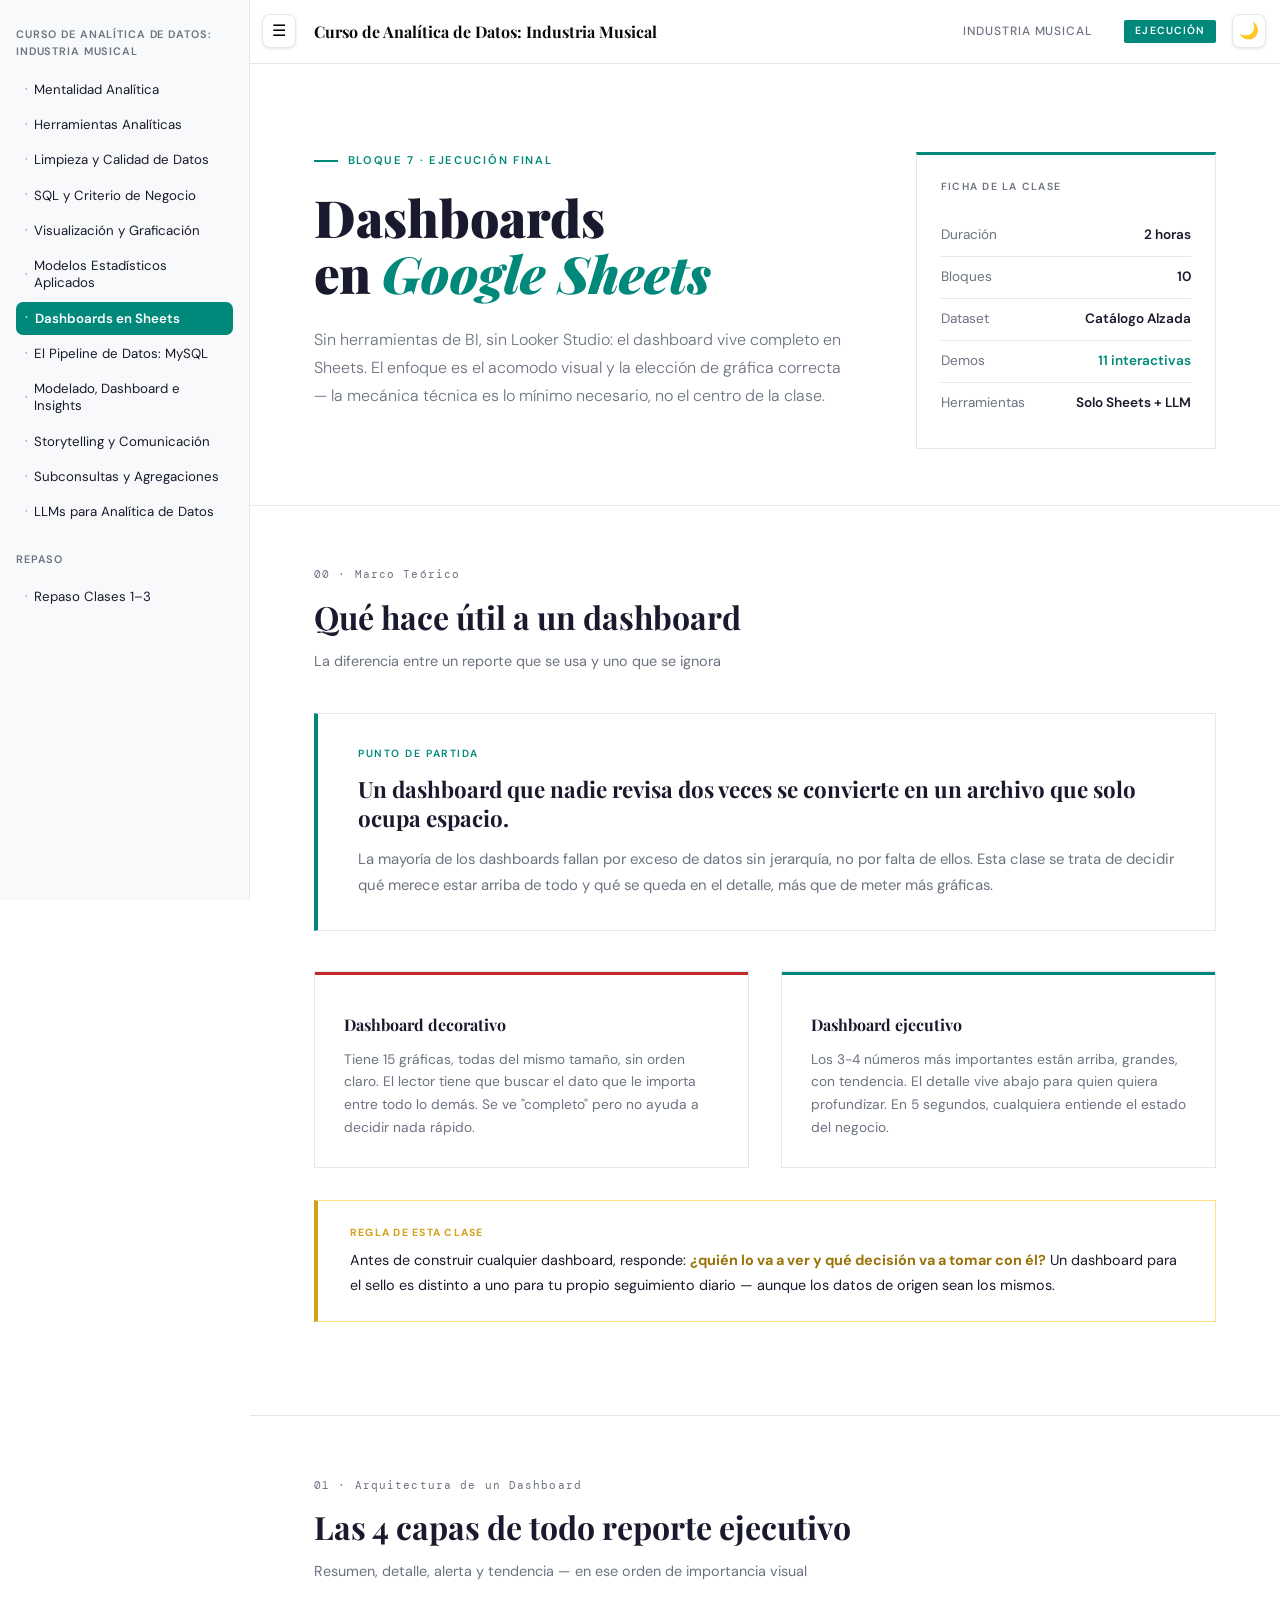
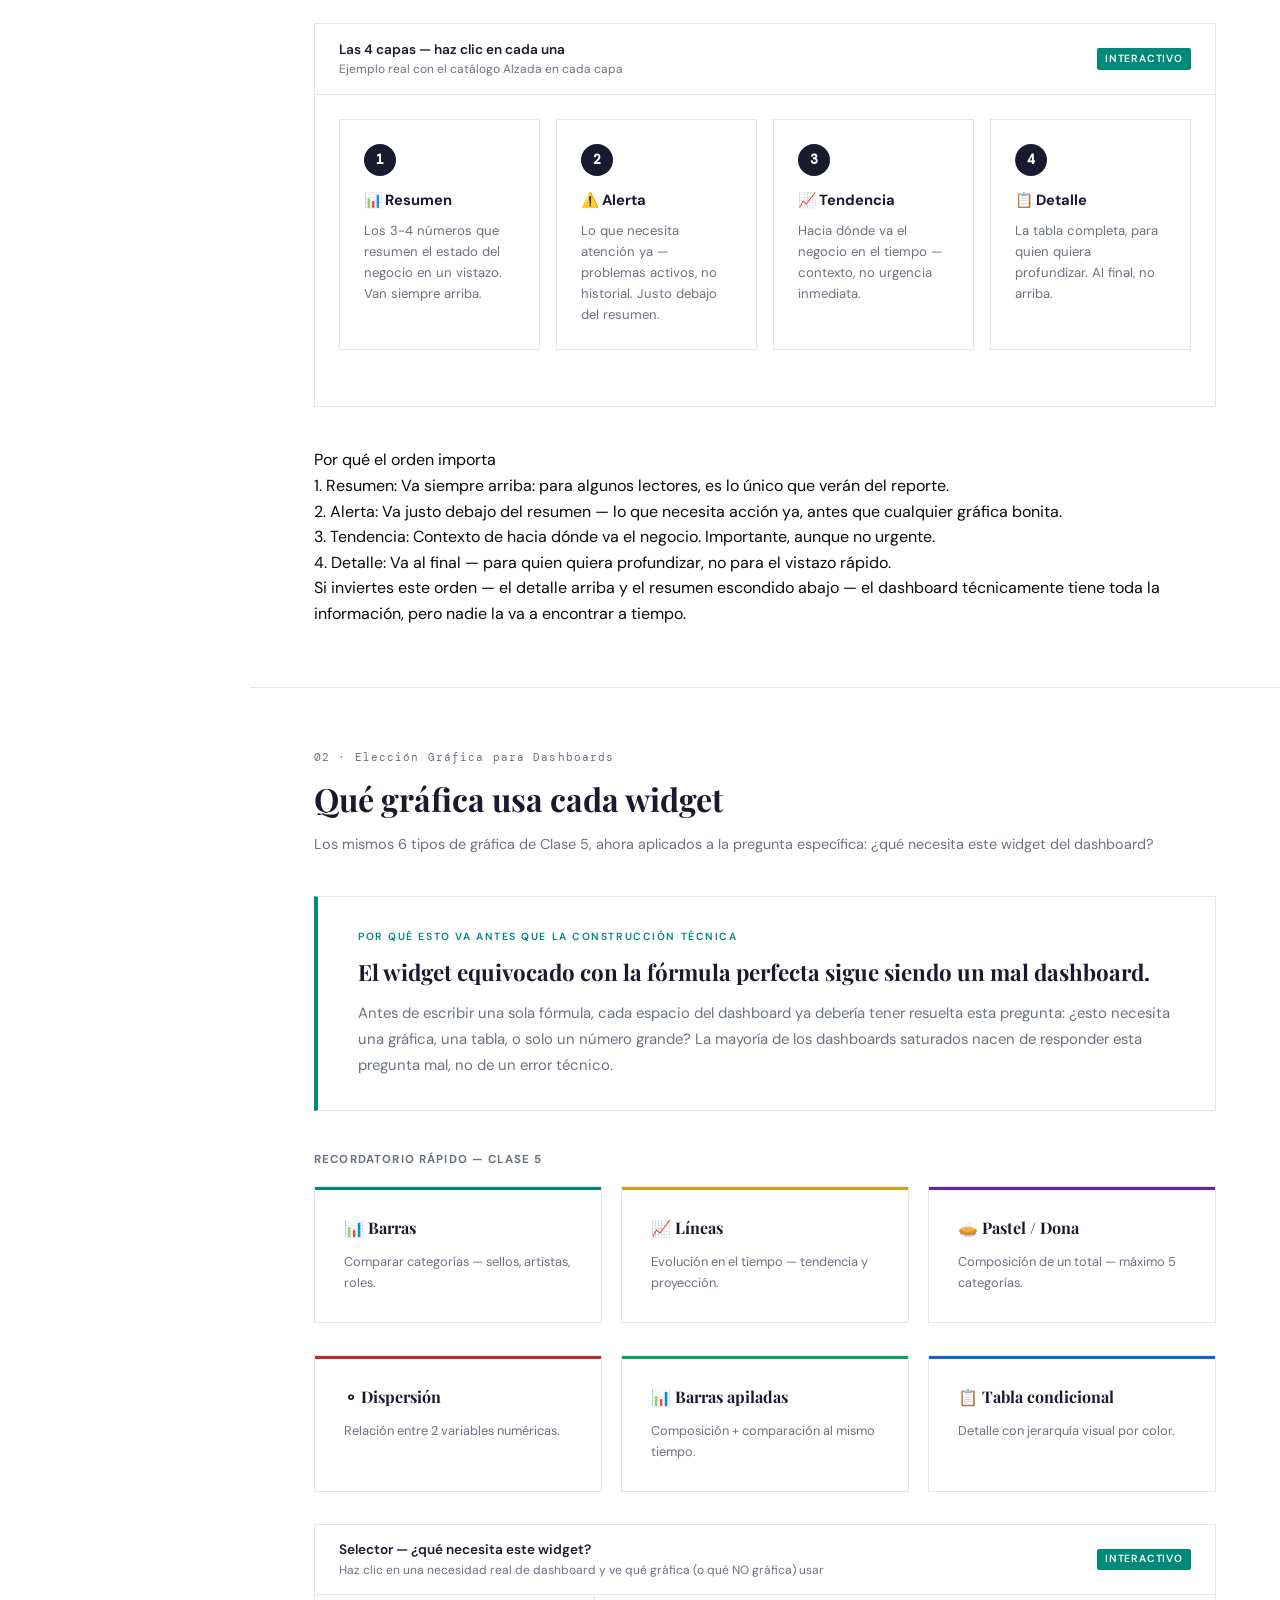
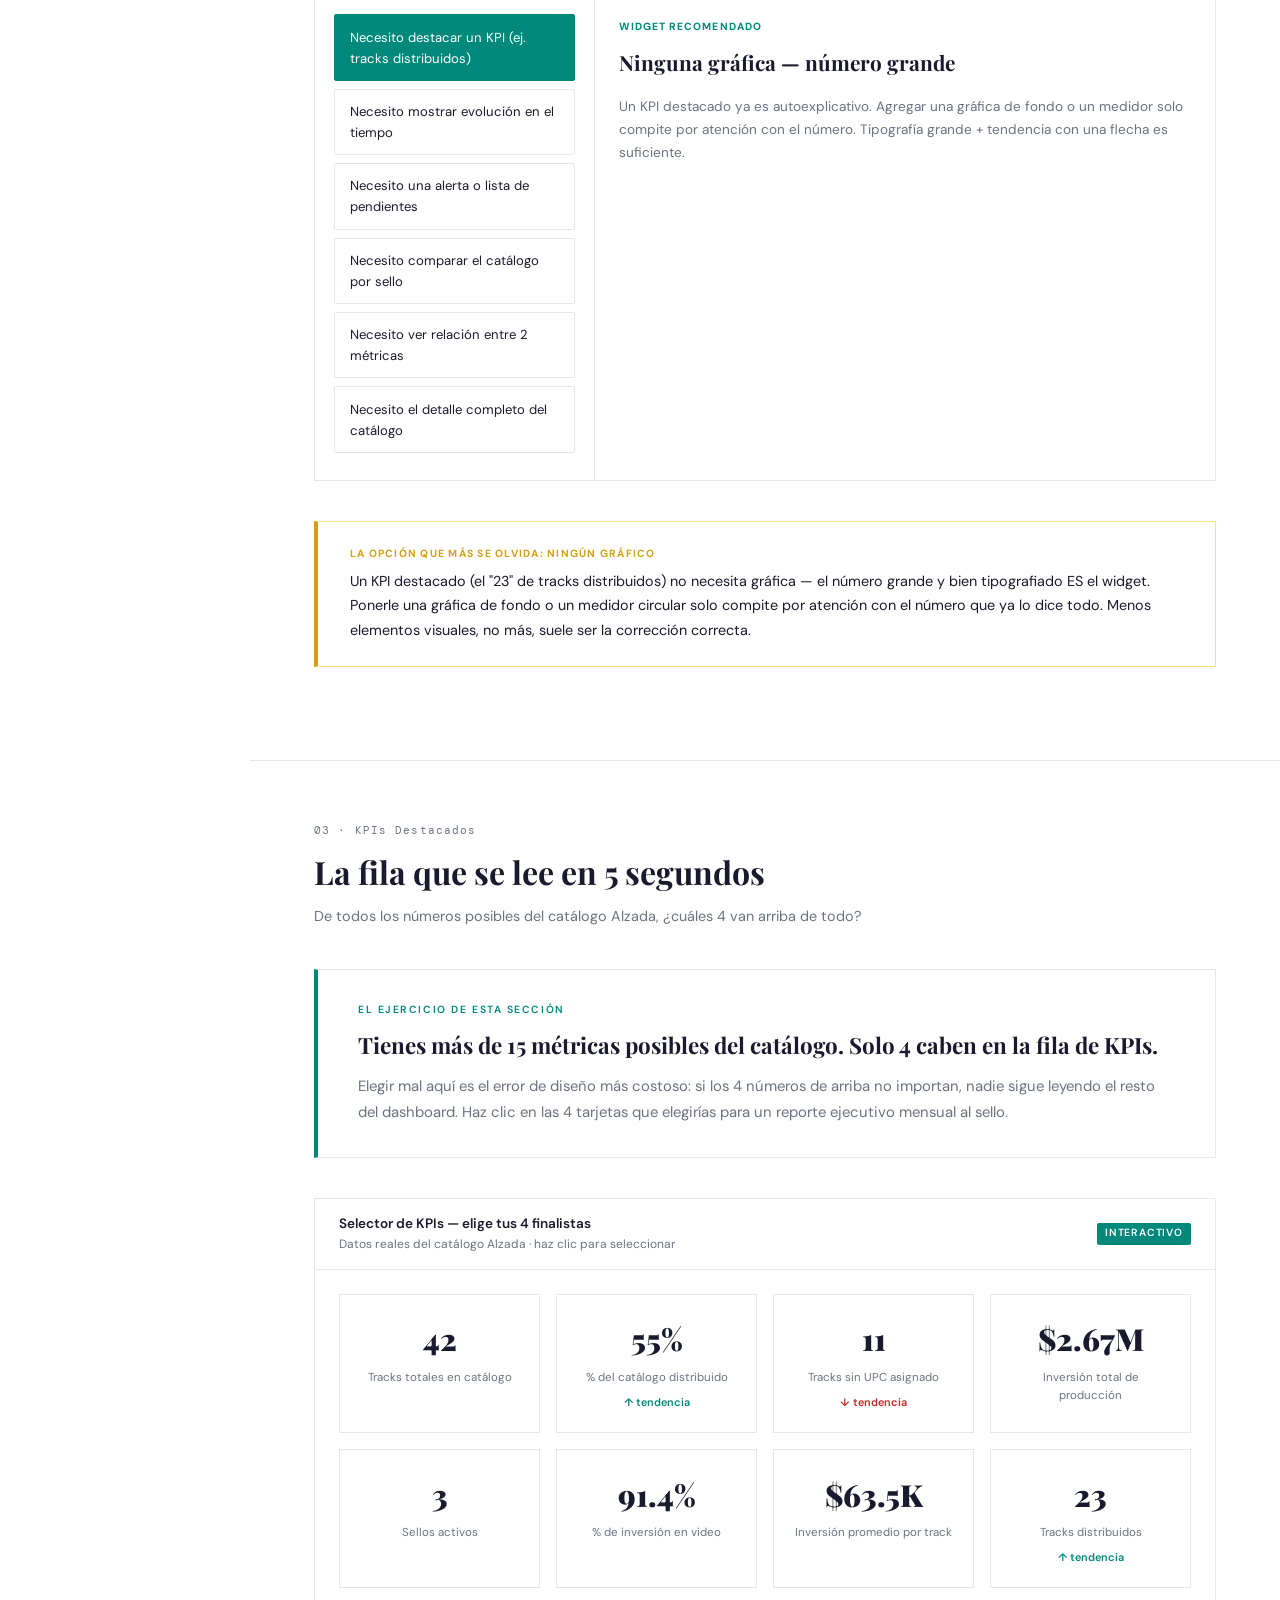
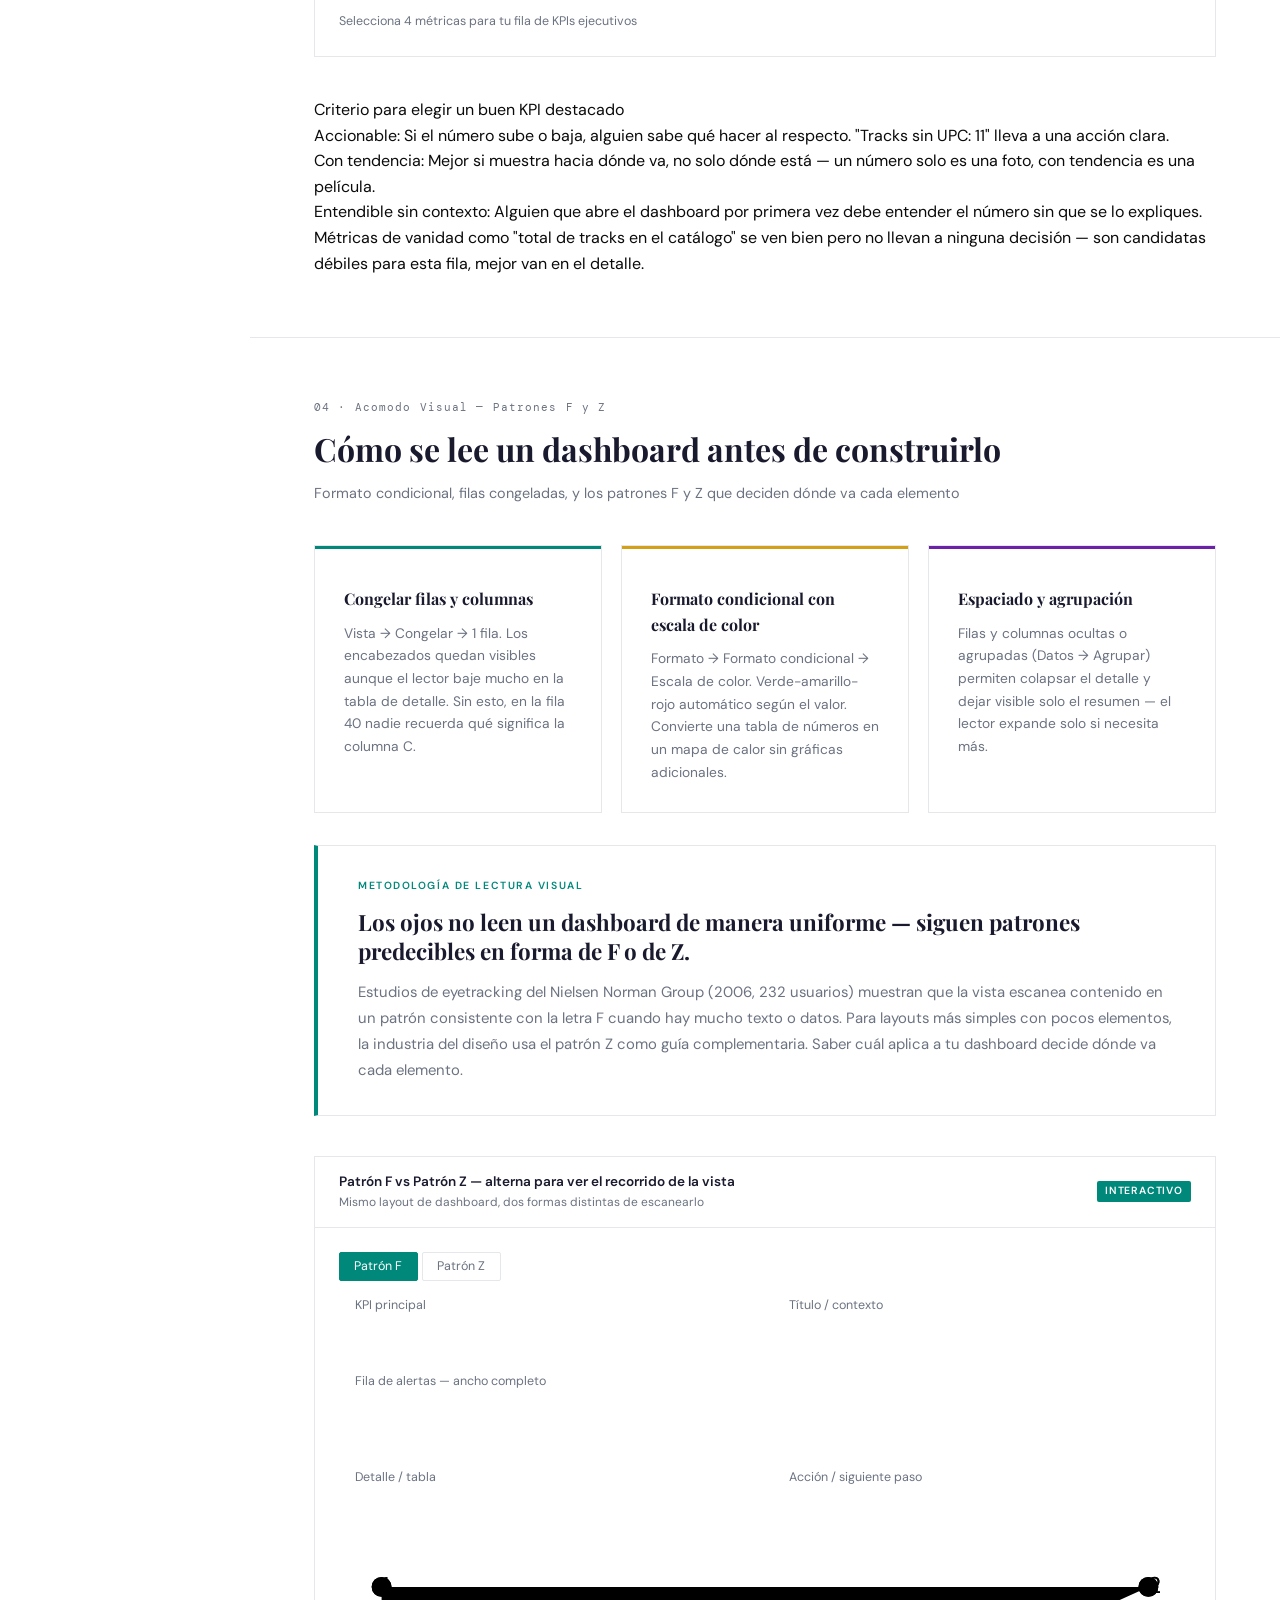
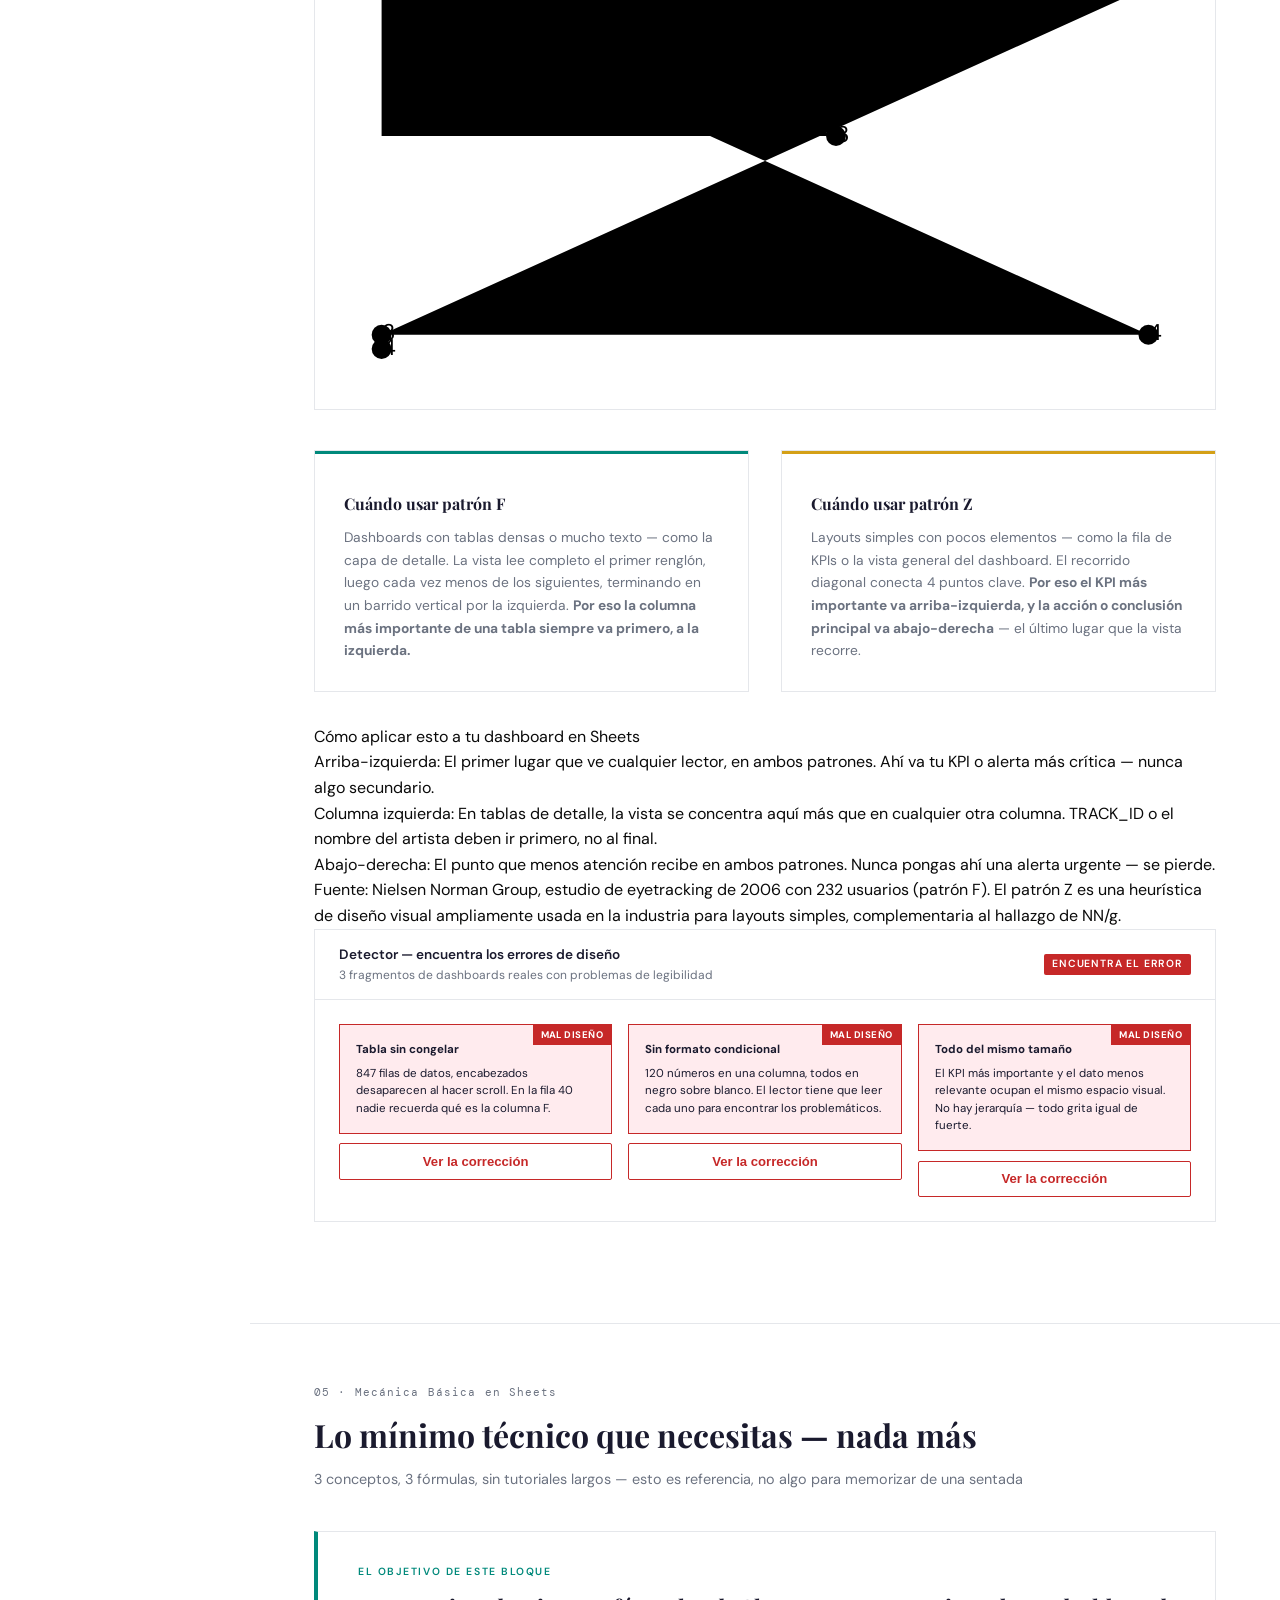
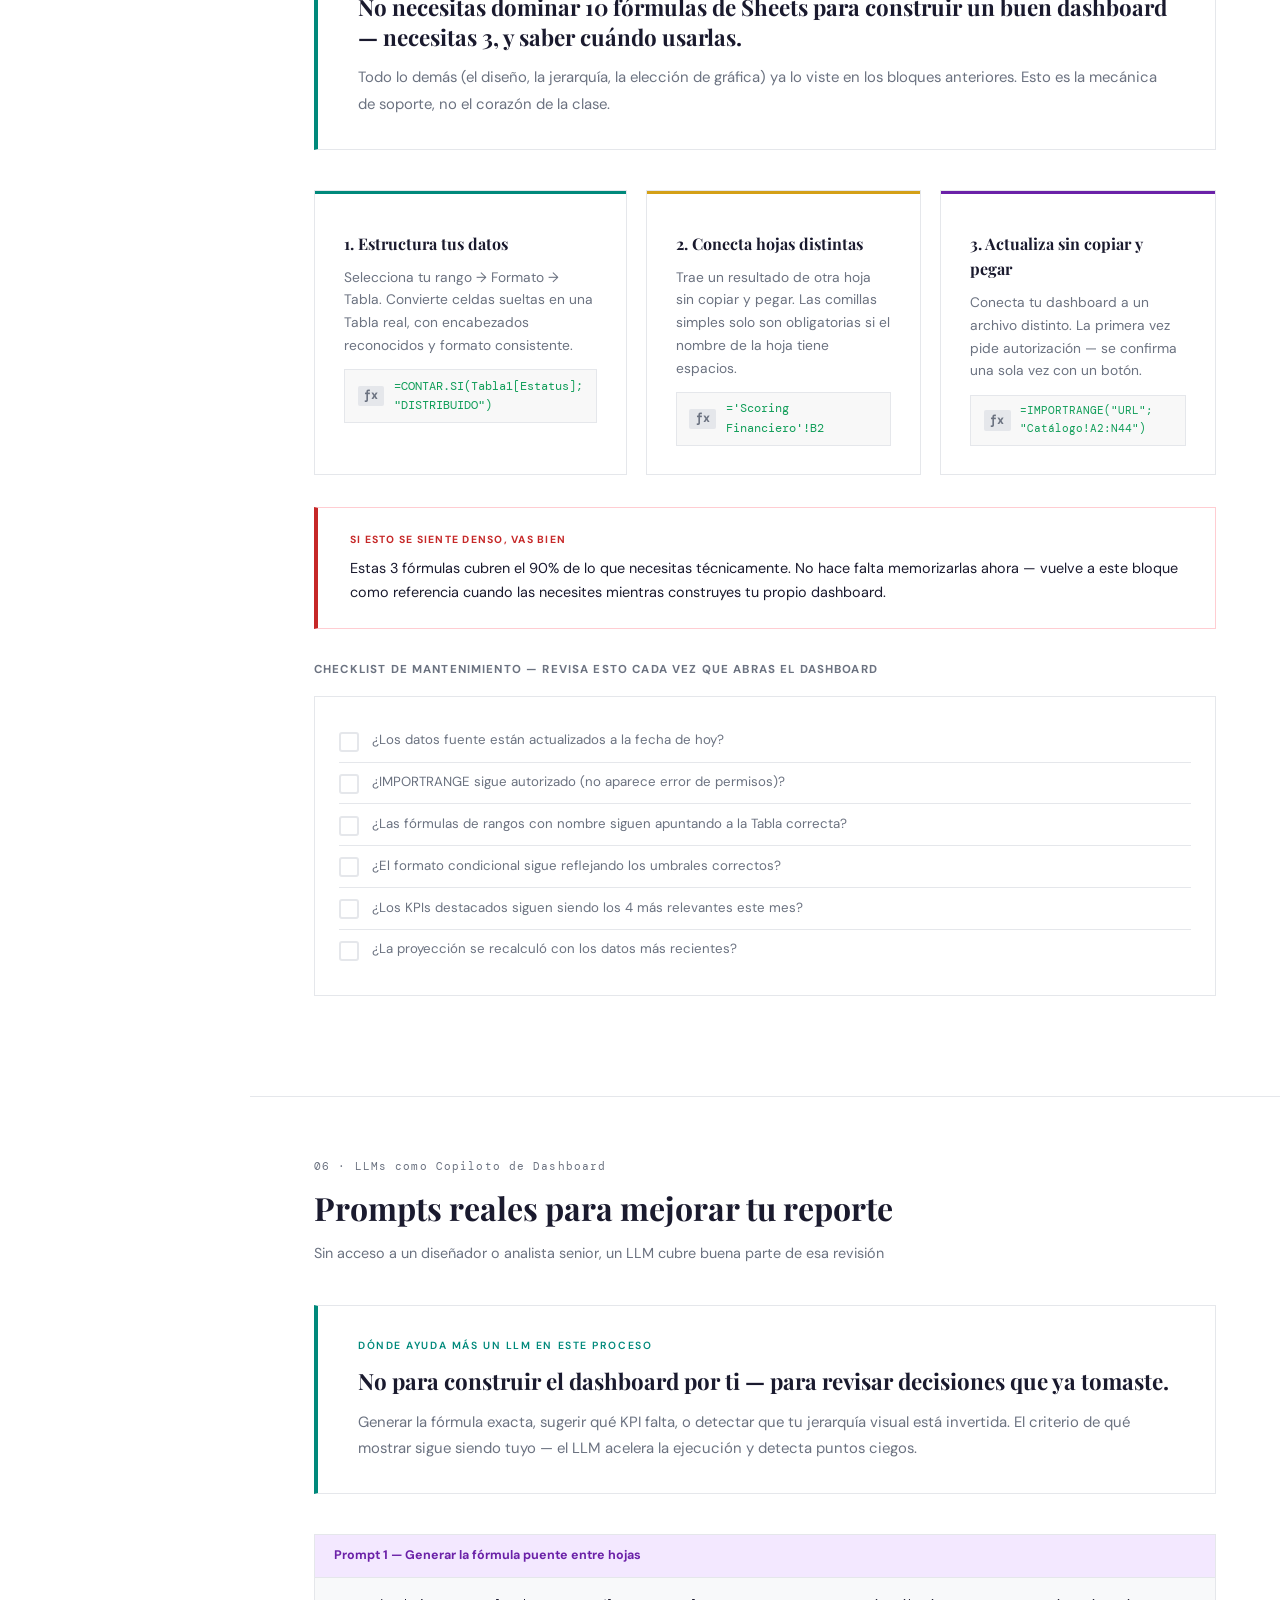
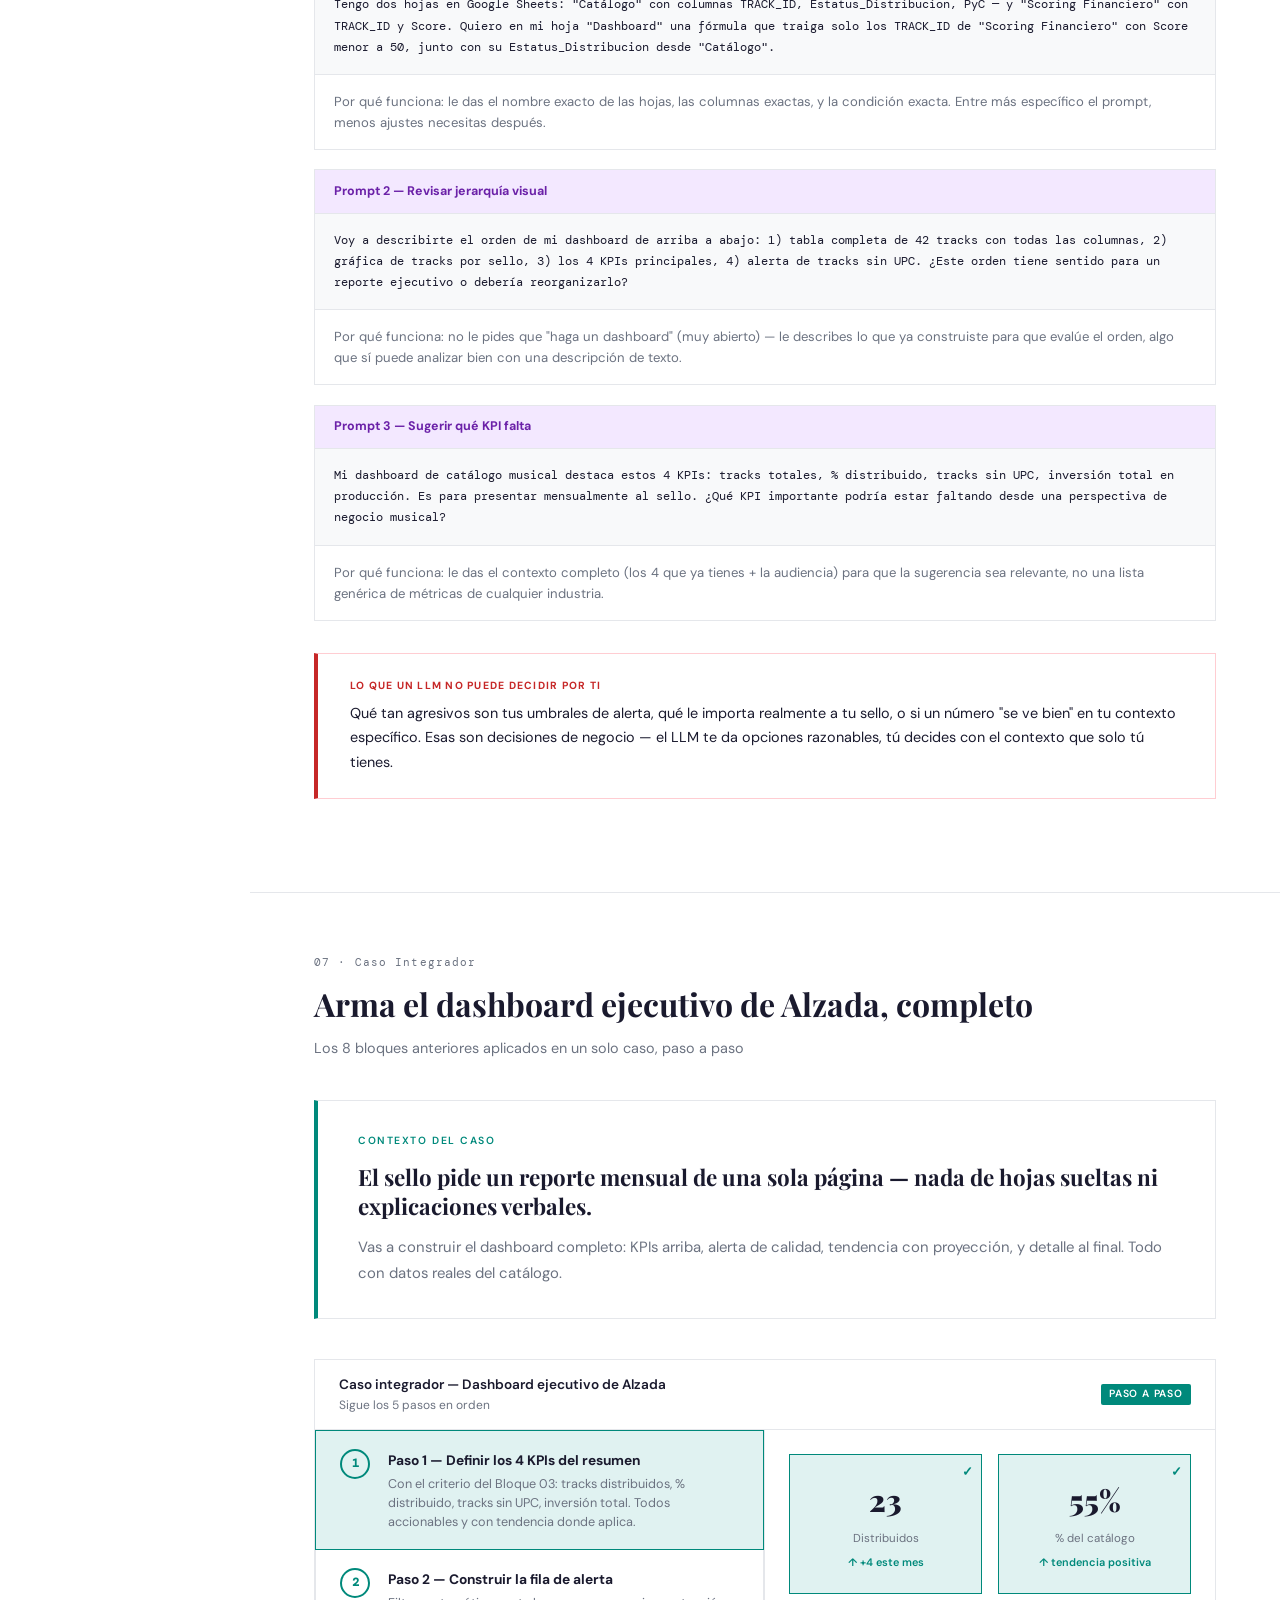
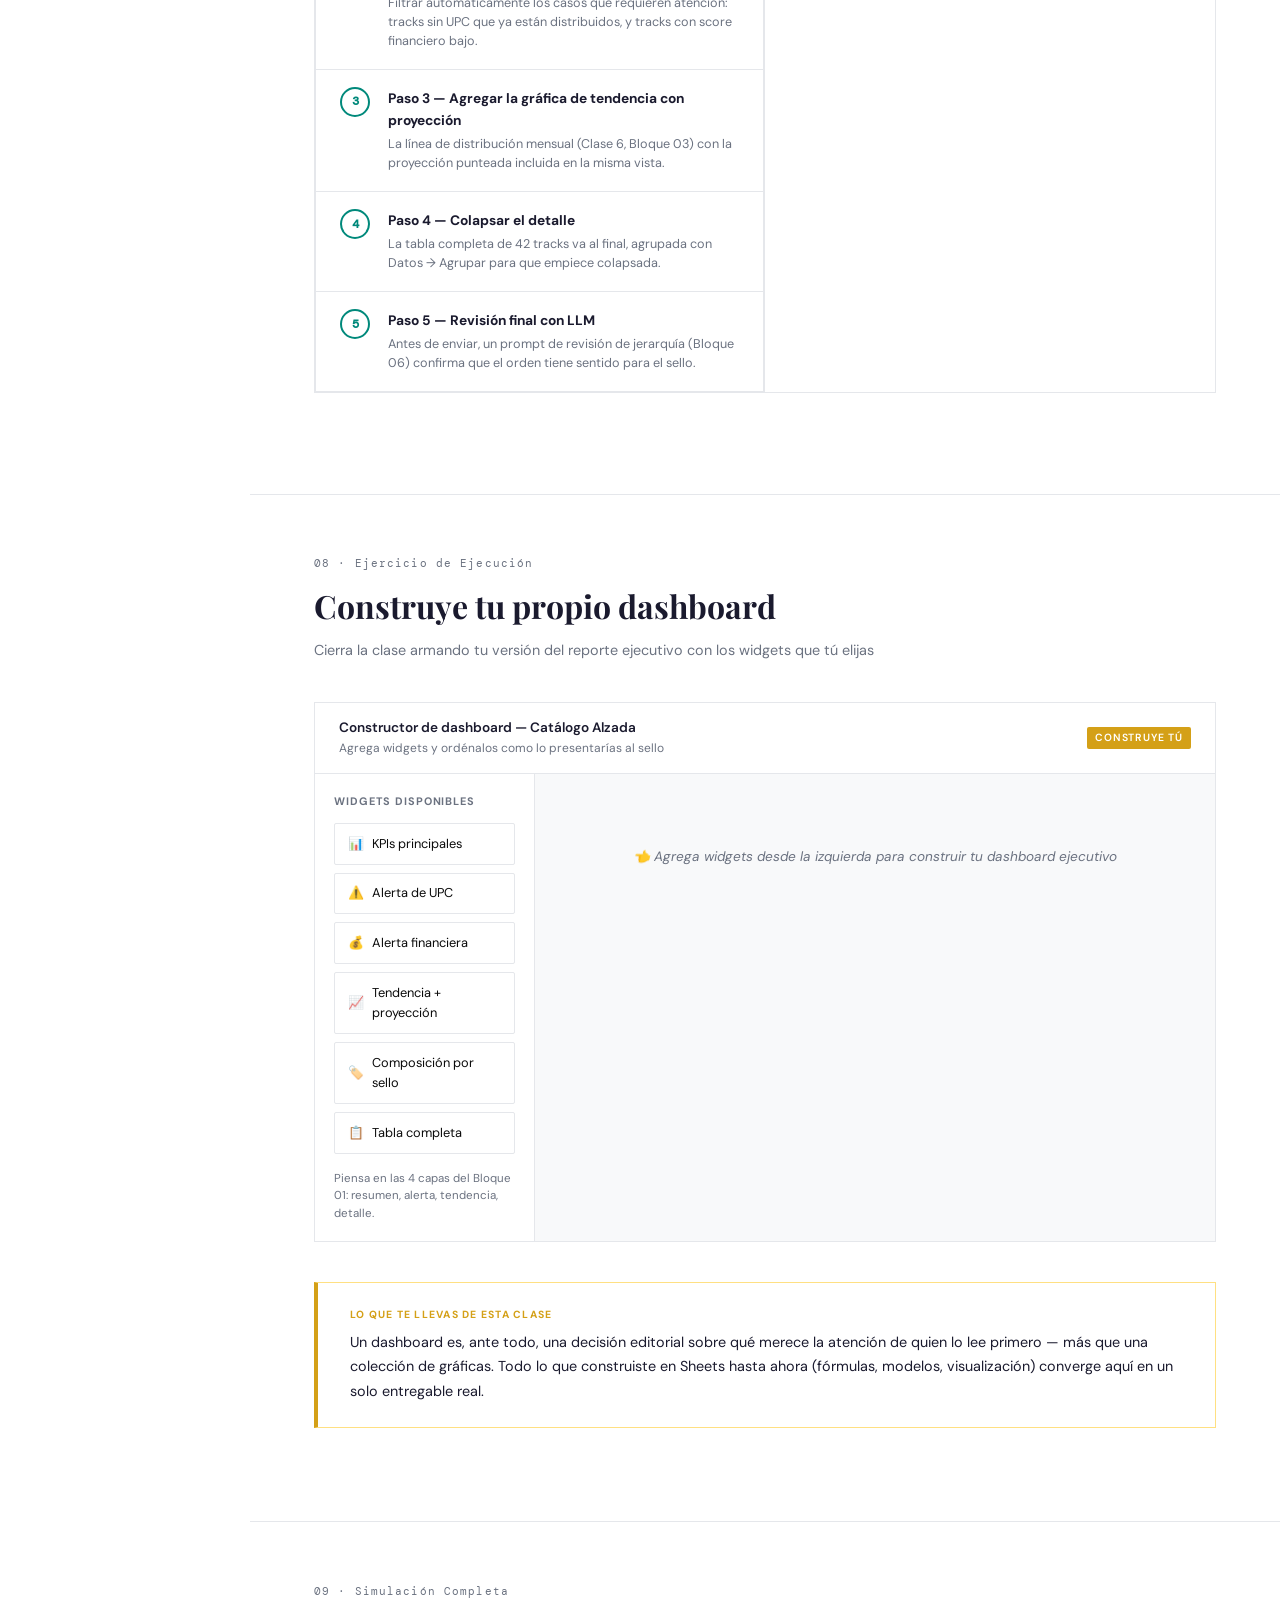
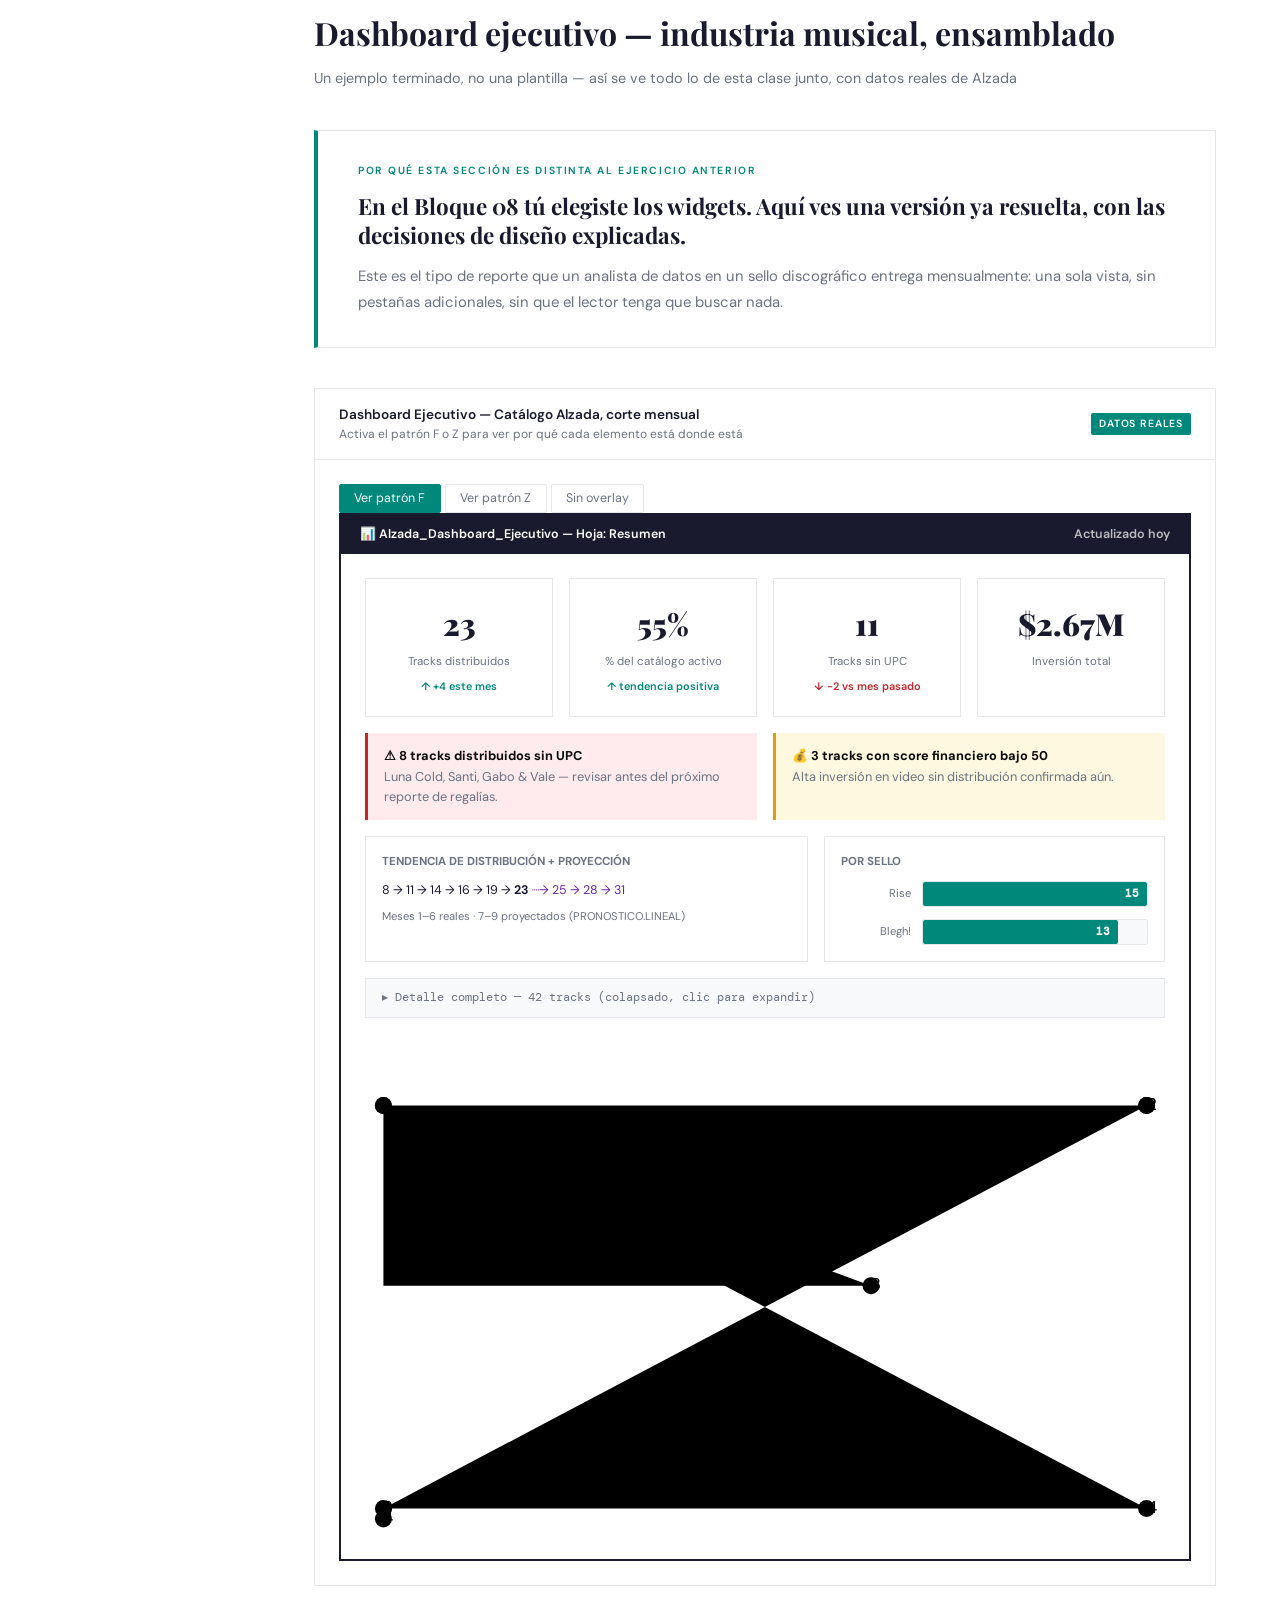
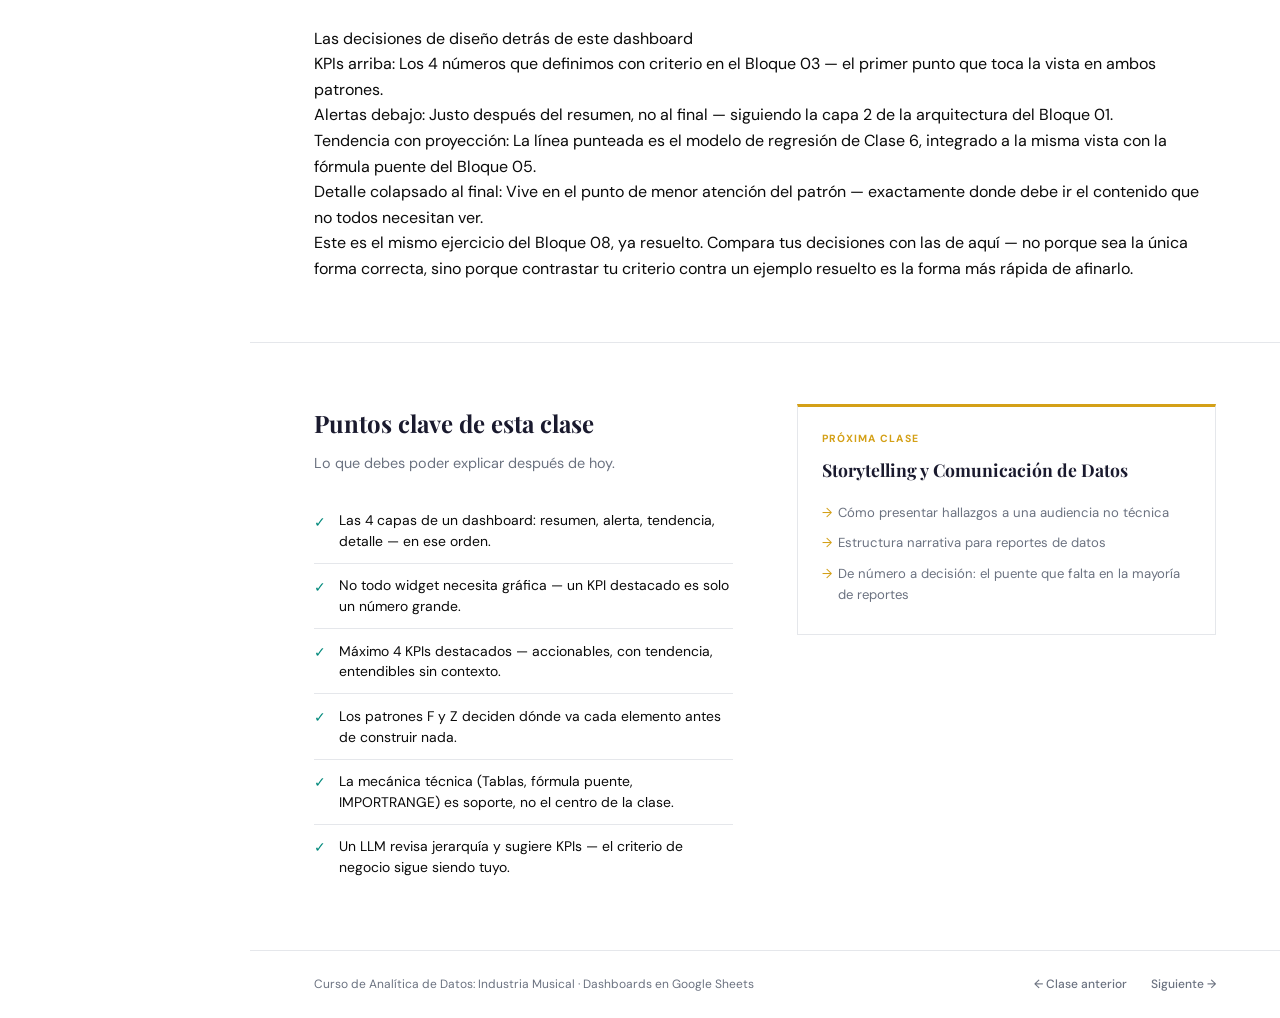
<file: clases/clase7_dashboards_sheets_1.html>
<!DOCTYPE html>
<html lang="es">
<head>
<meta charset="UTF-8">
<meta name="color-scheme" content="light">
<meta name="viewport" content="width=device-width, initial-scale=1.0">
<title>Clase 7 — Dashboards en Google Sheets</title>
<link href="https://fonts.googleapis.com/css2?family=Playfair+Display:ital,wght@0,400;0,700;0,900;1,400&family=DM+Sans:wght@300;400;500;600&family=DM+Mono:wght@400;500&display=swap" rel="stylesheet">
<style>
:root{color-scheme:light;
  --ink:#1a1a2e;--teal:#00897B;--teal-l:#e0f2f1;
  --gold:#D4A017;--gold-l:#FFF8E1;--red:#C62828;--red-l:#FFEBEE;
  --gray:#6B7280;--light:#F8F9FA;--bd:#E5E7EB;--pu:#6B21A8;--pu-l:#F3E8FF;
  --sh:#0F9D58;--sh-l:#E8F5E9;--bl:#1565C0;--bl-l:#E3F2FD;}
*{margin:0;padding:0;box-sizing:border-box;}
html,body{background:#fff!important;color:#0a0a0a!important;}
body{font-family:"DM Sans",sans-serif;line-height:1.6;}
@media(prefers-color-scheme:dark){html,body{background:#fff!important;color:#0a0a0a!important;}}

.header{border-bottom:1px solid var(--bd);padding:0 4rem;display:flex;align-items:center;justify-content:space-between;height:64px;position:sticky;top:0;background:#fff;z-index:100;}
.hl{font-family:"Playfair Display",serif;font-size:1rem;font-weight:700;}
.hm{display:flex;gap:2rem;font-size:.75rem;color:var(--gray);font-weight:500;letter-spacing:.08em;text-transform:uppercase;align-items:center;}
.hb{background:var(--teal);color:#fff;padding:.2rem .7rem;border-radius:2px;font-size:.65rem;font-weight:600;letter-spacing:.1em;}

.hero{padding:5.5rem 4rem 3.5rem;max-width:1100px;margin:0 auto;display:grid;grid-template-columns:1fr 300px;gap:4rem;align-items:start;}
.eyebrow{font-size:.7rem;font-weight:600;letter-spacing:.15em;text-transform:uppercase;color:var(--teal);margin-bottom:1.2rem;display:flex;align-items:center;gap:.6rem;}
.eyebrow::before{content:"";display:inline-block;width:24px;height:2px;background:var(--teal);}
.hero h1{font-family:"Playfair Display",serif;font-size:3.2rem;line-height:1.1;font-weight:900;color:var(--ink);margin-bottom:1.5rem;}
.hero h1 em{font-style:italic;color:var(--teal);}
.hero-desc{font-size:1rem;color:var(--gray);line-height:1.75;font-weight:300;}
.sidebar{border:1px solid var(--bd);border-top:3px solid var(--teal);padding:1.5rem;background:#fff;}
.si{display:flex;justify-content:space-between;padding:.6rem 0;border-bottom:1px solid var(--bd);font-size:.85rem;}
.si:last-child{border-bottom:none;}
.si-l{color:var(--gray);}
.si-v{font-weight:600;color:var(--ink);}
.si-v.t{color:var(--teal);}

.prog{max-width:1100px;margin:0 auto;padding:0 4rem 3rem;}
.pt{display:flex;gap:3px;margin-bottom:.5rem;}
.ps{flex:1;height:4px;background:var(--bd);}
.ps.a{background:var(--teal);}
.ps.c{background:linear-gradient(90deg,var(--teal) 60%,var(--bd) 60%);}
.pl{font-size:.7rem;color:var(--gray);}

section{max-width:1100px;margin:0 auto;padding:3.8rem 4rem;border-top:1px solid var(--bd);}
.sn{font-family:"DM Mono",monospace;font-size:.7rem;color:var(--gray);letter-spacing:.1em;margin-bottom:.4rem;}
.st{font-family:"Playfair Display",serif;font-size:2rem;font-weight:700;color:var(--ink);margin-bottom:.5rem;}
.ss{font-size:.9rem;color:var(--gray);margin-bottom:2.5rem;}

.hook{background:#fff;border:1px solid var(--bd);border-left:4px solid var(--teal);padding:2rem 2.5rem;margin-bottom:2.5rem;}
.hook-lbl{font-size:.65rem;font-weight:600;letter-spacing:.15em;text-transform:uppercase;color:var(--teal);margin-bottom:.8rem;}
.hook h3{font-family:"Playfair Display",serif;font-size:1.4rem;font-weight:700;line-height:1.3;margin-bottom:.8rem;color:var(--ink);}
.hook p{font-size:.93rem;color:var(--gray);line-height:1.75;}

.ibox{background:#fff;border:1px solid #FFE082;border-left:4px solid var(--gold);padding:1.5rem 2rem;margin:2rem 0;}
.ibox-lbl{font-size:.65rem;font-weight:700;letter-spacing:.12em;text-transform:uppercase;color:var(--gold);margin-bottom:.4rem;}
.ibox p{font-size:.9rem;color:var(--ink);line-height:1.7;}
.ibox strong{color:#9A7208;}

.wbox{background:#fff;border:1px solid #FFCDD2;border-left:4px solid var(--red);padding:1.5rem 2rem;margin:2rem 0;}
.wbox-lbl{font-size:.65rem;font-weight:700;letter-spacing:.12em;text-transform:uppercase;color:var(--red);margin-bottom:.4rem;}
.wbox p{font-size:.9rem;color:var(--ink);line-height:1.7;}

.g2{display:grid;grid-template-columns:1fr 1fr;gap:2rem;margin-bottom:2rem;}
.g3{display:grid;grid-template-columns:repeat(3,1fr);gap:1.2rem;margin-bottom:2rem;}
.g4{display:grid;grid-template-columns:repeat(4,1fr);gap:1rem;margin-bottom:2rem;}
.card{border:1px solid var(--bd);padding:1.8rem;position:relative;background:#fff;}
.ca{position:absolute;top:0;left:0;width:100%;height:3px;}
.card h4{font-family:"Playfair Display",serif;font-size:1rem;font-weight:700;margin-bottom:.6rem;color:var(--ink);margin-top:.7rem;}
.card p{font-size:.86rem;color:var(--gray);line-height:1.65;}

.sim{border:1px solid var(--bd);overflow:hidden;margin-bottom:2.5rem;background:#fff;}
.sim-h{background:#fff;border-bottom:1px solid var(--bd);padding:.9rem 1.5rem;display:flex;align-items:center;gap:.8rem;}
.sim-ht{font-size:.85rem;font-weight:600;color:var(--ink);}
.sim-hs{font-size:.75rem;color:var(--gray);}
.tag{color:#fff;font-size:.65rem;font-weight:600;padding:.15rem .5rem;border-radius:2px;letter-spacing:.08em;margin-left:auto;flex-shrink:0;}
.tag-t{background:var(--teal);}
.tag-g{background:var(--gold);}
.tag-r{background:var(--red);}
.tag-p{background:var(--pu);}
.tag-sh{background:var(--sh);}
.tag-bl{background:var(--bl);}

.tab{border:1px solid var(--bd);background:#fff;padding:.35rem .9rem;font-size:.78rem;cursor:pointer;font-family:"DM Sans",sans-serif;color:var(--gray);transition:all .15s;border-radius:2px;}
.tab.on{background:var(--teal);color:#fff;border-color:var(--teal);}
.tab:hover:not(.on){border-color:var(--teal);color:var(--teal);}

/* CHART VISUALS */
.chart-box{padding:1.5rem;}
.chart-title{font-size:.85rem;font-weight:700;color:var(--ink);margin-bottom:1.2rem;font-family:"Playfair Display",serif;font-style:italic;}
.bar-chart{display:flex;flex-direction:column;gap:.7rem;}
.bar-row{display:flex;align-items:center;gap:.7rem;}
.bar-label{font-size:.76rem;color:var(--gray);width:130px;text-align:right;flex-shrink:0;}
.bar-track{flex:1;background:var(--light);border-radius:2px;height:26px;overflow:hidden;border:1px solid var(--bd);}
.bar-fill{height:100%;border-radius:2px;display:flex;align-items:center;justify-content:flex-end;padding-right:.5rem;transition:width .5s ease;}
.bar-val{font-size:.7rem;font-weight:600;color:#fff;font-family:"DM Mono",monospace;}
.bar-pct{font-size:.7rem;color:var(--gray);font-family:"DM Mono",monospace;width:60px;flex-shrink:0;}

.line-svg{width:100%;height:220px;}
.pie-wrap{display:flex;align-items:center;gap:2rem;flex-wrap:wrap;}
.pie-legend{display:flex;flex-direction:column;gap:.5rem;}
.leg-item{display:flex;align-items:center;gap:.5rem;font-size:.8rem;color:var(--ink);}
.leg-dot{width:12px;height:12px;border-radius:3px;flex-shrink:0;}

.scatter-svg{width:100%;height:280px;}
.dot-point{cursor:pointer;transition:r .15s;}
.dot-point:hover{r:7;}

/* TABLE COND */
.ctbl{width:100%;border-collapse:collapse;font-size:.82rem;}
.ctbl th{background:#fff;border:1px solid var(--bd);padding:.5rem .9rem;text-align:left;font-size:.72rem;color:var(--gray);font-weight:600;border-bottom:2px solid var(--teal);}
.ctbl td{border:1px solid #ECECEC;padding:.5rem .9rem;color:var(--ink);background:#fff;}
.badge{display:inline-block;padding:.15rem .5rem;border-radius:2px;font-size:.66rem;font-weight:700;}
.badge-hi{background:var(--teal-l);color:var(--teal);}
.badge-mid{background:var(--gold-l);color:#9A7208;}
.badge-lo{background:var(--red-l);color:var(--red);}
.mbar{height:8px;border-radius:2px;display:inline-block;margin-left:.4rem;vertical-align:middle;}

/* CHART SELECTOR */
.selector-grid{display:grid;grid-template-columns:280px 1fr;}
.step-panel-grid{display:grid;grid-template-columns:1fr 1fr;}
.selector-questions{border-right:1px solid var(--bd);padding:1.2rem;}
.sq-item{padding:.7rem .9rem;border:1px solid var(--bd);margin-bottom:.5rem;cursor:pointer;font-size:.82rem;color:var(--ink);transition:all .15s;border-radius:2px;}
.sq-item:hover{border-color:var(--teal);background:var(--teal-l);}
.sq-item.sel{background:var(--teal);color:#fff;border-color:var(--teal);}
.selector-result{padding:1.5rem;}

/* SHEETS MOCK */
.sh-mock{border:1px solid var(--bd);overflow:hidden;margin-bottom:.8rem;}
.sh-top{background:var(--sh);padding:.4rem 1rem;display:flex;align-items:center;gap:.8rem;}
.sh-top-t{color:#fff;font-size:.78rem;font-weight:600;}
.sh-fx{background:#F8F8F8;border-bottom:1px solid var(--bd);padding:.4rem .8rem;display:flex;gap:.6rem;align-items:center;font-family:"DM Mono",monospace;font-size:.76rem;}
.sh-fxl{background:var(--bd);padding:.1rem .4rem;border-radius:2px;font-weight:600;color:var(--gray);font-size:.68rem;}
.sh-fxv{color:var(--sh);flex:1;}
.sh-t{width:100%;border-collapse:collapse;font-family:"DM Mono",monospace;font-size:.74rem;}
.sh-t th{background:#F0F0F0;border:1px solid #D0D0D0;padding:.3rem .7rem;font-size:.68rem;color:var(--gray);text-align:center;font-weight:600;}
.sh-t td{border:1px solid #E0E0E0;padding:.3rem .7rem;background:#fff;color:var(--ink);}
.sh-t td.rh{background:#F0F0F0;color:var(--gray);text-align:center;font-weight:600;font-size:.66rem;}
.sh-t td.ch{background:#fff;color:var(--sh);font-weight:700;font-size:.72rem;font-family:"DM Sans",sans-serif;border-bottom:2px solid var(--sh);}
.sh-t td.ac{background:#E8F5E9;}

/* STEPPER */
.steps{display:flex;flex-direction:column;gap:0;}
.step{border:1px solid var(--bd);border-top:none;padding:1.1rem 1.5rem;display:grid;grid-template-columns:32px 1fr;gap:1rem;align-items:start;background:#fff;cursor:pointer;transition:background .15s;}
.step:first-child{border-top:1px solid var(--bd);}
.step:hover{background:var(--light);}
.step.active{background:var(--teal-l);border-color:var(--teal);}
.step-n{width:30px;height:30px;border-radius:50%;border:2px solid var(--teal);display:flex;align-items:center;justify-content:center;font-family:"DM Mono",monospace;font-size:.76rem;font-weight:700;color:var(--teal);flex-shrink:0;}
.step-n.done{background:var(--teal);color:#fff;}
.step-t{font-weight:700;font-size:.86rem;color:var(--ink);margin-bottom:.25rem;}
.step-d{font-size:.79rem;color:var(--gray);line-height:1.5;}

/* GOOD/BAD CHART DETECTOR */
.detector-grid{display:grid;grid-template-columns:1fr 1fr;gap:0;}
.detector-col{padding:1.5rem;}
.detector-col+.detector-col{border-left:1px solid var(--bd);}
.detector-label{font-size:.68rem;font-weight:700;text-transform:uppercase;letter-spacing:.1em;margin-bottom:1rem;}
.spot-btn{margin-top:1rem;width:100%;border:1px solid var(--red);background:#fff;color:var(--red);padding:.6rem;font-size:.82rem;font-weight:600;cursor:pointer;border-radius:2px;transition:all .15s;}
.spot-btn:hover{background:var(--red);color:#fff;}
.spot-answer{display:none;margin-top:.8rem;padding:.8rem;background:var(--red-l);border-left:3px solid var(--red);font-size:.82rem;color:var(--ink);line-height:1.6;}
.spot-answer.show{display:block;}

/* LOOKER FLOW */
.flow{display:flex;align-items:stretch;gap:0;margin-bottom:2rem;border:1px solid var(--bd);overflow:hidden;}
.fs{flex:1;padding:1.5rem;background:#fff;position:relative;display:flex;flex-direction:column;gap:.5rem;}
.fs+.fs{border-left:1px solid var(--bd);}
.fs.a{border-top:3px solid var(--teal);}
.fs.b{border-top:3px solid var(--gold);}
.fn2{font-family:"DM Mono",monospace;font-size:.7rem;color:var(--gray);margin-bottom:.2rem;}
.ft{font-weight:700;font-size:.88rem;color:var(--ink);}
.fd{font-size:.77rem;color:var(--gray);line-height:1.5;}
.fa{position:absolute;right:-14px;top:50%;transform:translateY(-50%);background:#fff;border:1px solid var(--bd);border-radius:50%;width:26px;height:26px;display:flex;align-items:center;justify-content:center;font-size:.7rem;color:var(--gray);z-index:2;}

/* MINI DASHBOARD BUILDER */
.dash-builder{display:grid;grid-template-columns:220px 1fr;}
.dash-controls{border-right:1px solid var(--bd);padding:1.2rem;}
.dash-opt{padding:.6rem .8rem;border:1px solid var(--bd);margin-bottom:.5rem;cursor:pointer;font-size:.8rem;transition:all .15s;border-radius:2px;display:flex;align-items:center;gap:.5rem;}
.dash-opt:hover{border-color:var(--teal);}
.dash-opt.added{background:var(--teal-l);border-color:var(--teal);color:var(--teal);font-weight:600;}
.dash-canvas{padding:1.5rem;min-height:400px;background:var(--light);}
.dash-widget{background:#fff;border:1px solid var(--bd);padding:1rem;margin-bottom:1rem;}
.dash-widget-title{font-size:.75rem;font-weight:700;color:var(--gray);text-transform:uppercase;letter-spacing:.05em;margin-bottom:.7rem;}
.dash-empty{text-align:center;padding:3rem 1rem;color:var(--gray);font-size:.85rem;font-style:italic;}

.closing{background:#fff;border-top:1px solid var(--bd);padding:3.8rem 4rem;}
.closing-inner{max-width:1100px;margin:0 auto;display:grid;grid-template-columns:1fr 1fr;gap:4rem;}
.closing h3{font-family:"Playfair Display",serif;font-size:1.5rem;font-weight:700;color:var(--ink);margin-bottom:.5rem;}
.closing p{font-size:.9rem;color:var(--gray);line-height:1.7;margin-bottom:1.5rem;}
.nc{border:1px solid var(--bd);border-top:3px solid var(--gold);padding:1.5rem;background:#fff;}
.nc-l{font-size:.65rem;font-weight:700;letter-spacing:.12em;text-transform:uppercase;color:var(--gold);margin-bottom:.5rem;}
.nc-t{font-family:"Playfair Display",serif;font-size:1.1rem;font-weight:700;color:var(--ink);margin-bottom:.8rem;}
.nc-i{list-style:none;font-size:.82rem;color:var(--gray);}
.nc-i li{padding:.3rem 0;padding-left:1rem;position:relative;}
.nc-i li::before{content:"→";position:absolute;left:0;color:var(--gold);}
.kl{list-style:none;}
.kl li{display:flex;gap:.8rem;padding:.7rem 0;border-bottom:1px solid var(--bd);font-size:.87rem;align-items:flex-start;line-height:1.5;}
.kl li:last-child{border-bottom:none;}
.kc{color:var(--teal);flex-shrink:0;margin-top:.1rem;}
footer{border-top:1px solid var(--bd);padding:1.5rem 4rem;display:flex;justify-content:space-between;align-items:center;}
footer span{font-size:.75rem;color:var(--gray);}
.fn3{display:flex;gap:1.5rem;}
.fn3 a{font-size:.75rem;color:var(--gray);text-decoration:none;font-weight:500;}
.fn3 a:hover{color:var(--teal);}

@media(max-width:768px){
  .hero,.g2,.g3,.g4,.selector-grid,.detector-grid,.dash-builder,.closing-inner,.step-panel-grid{grid-template-columns:1fr;}
  .flow{flex-direction:column;}
  .header,.prog,section,footer,.closing{padding-left:1.5rem;padding-right:1.5rem;}
  .hero{padding:3rem 1.5rem 2rem;}
  .hero h1{font-size:2.2rem;}
}
</style>
<link rel="stylesheet" href="shared-chrome.css?v=4">
</head>
<body><style>
/* KPI ROW — la fila de números que se lee en 5 segundos */
.kpi-row{display:grid;grid-template-columns:repeat(4,1fr);gap:1rem;margin-bottom:1.5rem;}
.kpi-card{border:1px solid var(--bd);background:#fff;padding:1.3rem;text-align:center;position:relative;cursor:pointer;transition:all .15s;}
.kpi-card:hover{border-color:var(--teal);}
.kpi-card.picked{background:var(--teal-l);border-color:var(--teal);}
.kpi-card.picked::after{content:"✓";position:absolute;top:.4rem;right:.5rem;color:var(--teal);font-weight:700;font-size:.8rem;}
.kpi-num{font-family:'Playfair Display',serif;font-size:1.9rem;font-weight:900;color:var(--ink);}
.kpi-lbl{font-size:.72rem;color:var(--gray);margin-top:.3rem;}
.kpi-trend{font-size:.68rem;font-weight:600;margin-top:.4rem;}
.kpi-trend.up{color:var(--teal);}
.kpi-trend.down{color:var(--red);}

/* DASHBOARD LAYERS */
.layer-card{border:1px solid var(--bd);background:#fff;padding:1.5rem;position:relative;cursor:pointer;transition:all .15s;}
.layer-card:hover{border-color:var(--teal);box-shadow:0 4px 14px rgba(0,0,0,.06);}
.layer-num{width:32px;height:32px;border-radius:50%;background:var(--ink);color:#fff;display:flex;align-items:center;justify-content:center;font-family:'DM Mono',monospace;font-size:.8rem;font-weight:700;margin-bottom:.8rem;}
.layer-title{font-weight:700;font-size:.92rem;color:var(--ink);margin-bottom:.5rem;}
.layer-desc{font-size:.82rem;color:var(--gray);line-height:1.6;}
.layer-example{margin-top:.8rem;padding-top:.8rem;border-top:1px solid var(--bd);font-size:.78rem;color:var(--teal);font-style:italic;}

/* MOCKUP DASHBOARD PREVIEW */
.dash-mockup{border:2px solid var(--ink);background:#fff;overflow:hidden;}
.dash-mockup-top{background:var(--ink);color:#fff;padding:.6rem 1.2rem;font-size:.78rem;font-weight:600;display:flex;justify-content:space-between;align-items:center;}
.dash-mockup-body{padding:1.5rem;}

/* SPOT THE PROBLEM — bad dashboard detector */
.bad-dash{border:1px solid var(--red);background:var(--red-l);padding:1rem;font-size:.72rem;line-height:1.5;color:var(--ink);position:relative;overflow:hidden;}
.bad-dash-label{position:absolute;top:0;right:0;background:var(--red);color:#fff;font-size:.6rem;font-weight:700;padding:.15rem .5rem;letter-spacing:.05em;}

/* PROMPT CARD — LLM examples */
.prompt-card{border:1px solid var(--bd);background:#fff;overflow:hidden;margin-bottom:1.2rem;}
.prompt-card-hdr{background:var(--pu-l);padding:.7rem 1.2rem;font-size:.78rem;font-weight:700;color:var(--pu);border-bottom:1px solid var(--bd);}
.prompt-text{padding:1rem 1.2rem;font-family:'DM Mono',monospace;font-size:.78rem;color:var(--ink);background:var(--light);line-height:1.7;border-bottom:1px solid var(--bd);white-space:pre-wrap;}
.prompt-why{padding:1rem 1.2rem;font-size:.82rem;color:var(--gray);line-height:1.6;}

/* CHECKLIST reused pattern */
.maint-row{display:flex;gap:.8rem;padding:.6rem 0;border-bottom:1px solid var(--bd);align-items:flex-start;cursor:pointer;}
.maint-row:last-child{border-bottom:none;}
.maint-box{width:20px;height:20px;border:2px solid var(--bd);border-radius:3px;flex-shrink:0;display:flex;align-items:center;justify-content:center;font-size:.7rem;font-weight:700;transition:all .15s;margin-top:.1rem;}
.maint-row.done .maint-box{background:var(--teal);border-color:var(--teal);color:#fff;}
.maint-row.done .maint-txt{color:var(--teal);text-decoration:line-through;}
.maint-txt{font-size:.83rem;color:var(--gray);line-height:1.5;}

/* FREEZE ROW DEMO */
.freeze-demo{border:1px solid var(--bd);overflow:hidden;}
.freeze-header-row{background:var(--ink);color:#fff;padding:.5rem .8rem;font-family:'DM Mono',monospace;font-size:.72rem;position:sticky;top:0;}
</style>
<header class="header">
  <div class="hl">Curso de Analítica de Datos: Industria Musical</div>
  <div class="hm"><span>Industria Musical</span> <span class="hb">Ejecución</span></div>
</header>

<div class="hero">
  <div>
    <div class="eyebrow">Bloque 7 · Ejecución final</div>
    <h1>Dashboards<br>en <em>Google Sheets</em></h1>
    <p class="hero-desc">Sin herramientas de BI, sin Looker Studio: el dashboard vive completo en Sheets. El enfoque es el acomodo visual y la elección de gráfica correcta — la mecánica técnica es lo mínimo necesario, no el centro de la clase.</p>
  </div>
  <div class="sidebar">
    <div style="font-size:.65rem;font-weight:600;letter-spacing:.12em;text-transform:uppercase;color:var(--gray);margin-bottom:1.2rem;">Ficha de la clase</div>
    <div class="si"><span class="si-l">Duración</span> <span class="si-v">2 horas</span></div>
    <div class="si"><span class="si-l">Bloques</span> <span class="si-v">10</span></div>
    <div class="si"><span class="si-l">Dataset</span> <span class="si-v">Catálogo Alzada</span></div>
    <div class="si"><span class="si-l">Demos</span> <span class="si-v t">11 interactivas</span></div>
    <div class="si"><span class="si-l">Herramientas</span> <span class="si-v">Solo Sheets + LLM</span></div>
  </div>
</div>

<!-- B0 MARCO TEÓRICO -->
<section>
  <div class="sn">00 · Marco Teórico</div>
  <div class="st">Qué hace útil a un dashboard</div>
  <div class="ss">La diferencia entre un reporte que se usa y uno que se ignora</div>

  <div class="hook">
    <div class="hook-lbl">Punto de partida</div>
    <h3>Un dashboard que nadie revisa dos veces se convierte en un archivo que solo ocupa espacio.</h3>
    <p>La mayoría de los dashboards fallan por exceso de datos sin jerarquía, no por falta de ellos. Esta clase se trata de decidir qué merece estar arriba de todo y qué se queda en el detalle, más que de meter más gráficas.</p>
  </div>

  <div class="g2">
    <div class="card">
      <div class="ca" style="background:var(--red)"></div>
      <h4>Dashboard decorativo</h4>
      <p>Tiene 15 gráficas, todas del mismo tamaño, sin orden claro. El lector tiene que buscar el dato que le importa entre todo lo demás. Se ve "completo" pero no ayuda a decidir nada rápido.</p>
    </div>
    <div class="card">
      <div class="ca" style="background:var(--teal)"></div>
      <h4>Dashboard ejecutivo</h4>
      <p>Los 3-4 números más importantes están arriba, grandes, con tendencia. El detalle vive abajo para quien quiera profundizar. En 5 segundos, cualquiera entiende el estado del negocio.</p>
    </div>
  </div>

  <div class="ibox">
    <div class="ibox-lbl">Regla de esta clase</div>
    <p>Antes de construir cualquier dashboard, responde: <strong>¿quién lo va a ver y qué decisión va a tomar con él?</strong> Un dashboard para el sello es distinto a uno para tu propio seguimiento diario — aunque los datos de origen sean los mismos.</p>
  </div>
</section>
<!-- B1 ARQUITECTURA -->
<section>
  <div class="sn">01 · Arquitectura de un Dashboard</div>
  <div class="st">Las 4 capas de todo reporte ejecutivo</div>
  <div class="ss">Resumen, detalle, alerta y tendencia — en ese orden de importancia visual</div>

  <div class="sim">
    <div class="sim-h">
      <div><div class="sim-ht">Las 4 capas — haz clic en cada una</div><div class="sim-hs">Ejemplo real con el catálogo Alzada en cada capa</div></div>
      <span class="tag tag-t">INTERACTIVO</span>
    </div>
    <div style="padding:1.5rem;">
      <div class="g4" id="layers-grid"></div>
    </div>
  </div>

  <div class="read-box">
    <div class="read-box-lbl">Por qué el orden importa</div>
    <div class="read-box-item"><span class="read-box-val">1. Resumen:</span> <span class="read-box-txt">Va siempre arriba: para algunos lectores, es lo único que verán del reporte.</span></div>
    <div class="read-box-item"><span class="read-box-val">2. Alerta:</span> <span class="read-box-txt">Va justo debajo del resumen — lo que necesita acción ya, antes que cualquier gráfica bonita.</span></div>
    <div class="read-box-item"><span class="read-box-val">3. Tendencia:</span> <span class="read-box-txt">Contexto de hacia dónde va el negocio. Importante, aunque no urgente.</span></div>
    <div class="read-box-item"><span class="read-box-val">4. Detalle:</span> <span class="read-box-txt">Va al final — para quien quiera profundizar, no para el vistazo rápido.</span></div>
    <div class="read-box-note">Si inviertes este orden — el detalle arriba y el resumen escondido abajo — el dashboard técnicamente tiene toda la información, pero nadie la va a encontrar a tiempo.</div>
  </div>
</section>
<!-- B2 ELECCIÓN GRÁFICA PARA DASHBOARDS -->
<section>
  <div class="sn">02 · Elección Gráfica para Dashboards</div>
  <div class="st">Qué gráfica usa cada widget</div>
  <div class="ss">Los mismos 6 tipos de gráfica de Clase 5, ahora aplicados a la pregunta específica: ¿qué necesita este widget del dashboard?</div>

  <div class="hook">
    <div class="hook-lbl">Por qué esto va antes que la construcción técnica</div>
    <h3>El widget equivocado con la fórmula perfecta sigue siendo un mal dashboard.</h3>
    <p>Antes de escribir una sola fórmula, cada espacio del dashboard ya debería tener resuelta esta pregunta: ¿esto necesita una gráfica, una tabla, o solo un número grande? La mayoría de los dashboards saturados nacen de responder esta pregunta mal, no de un error técnico.</p>
  </div>

  <div style="font-size:.72rem;font-weight:700;text-transform:uppercase;letter-spacing:.1em;color:var(--gray);margin-bottom:1rem;">Recordatorio rápido — Clase 5</div>
  <div class="g3">
    <div class="card">
      <div class="ca" style="background:var(--teal)"></div>
      <h4 style="margin-top:0">📊 Barras</h4>
      <p style="font-size:.8rem;">Comparar categorías — sellos, artistas, roles.</p>
    </div>
    <div class="card">
      <div class="ca" style="background:var(--gold)"></div>
      <h4 style="margin-top:0">📈 Líneas</h4>
      <p style="font-size:.8rem;">Evolución en el tiempo — tendencia y proyección.</p>
    </div>
    <div class="card">
      <div class="ca" style="background:var(--pu)"></div>
      <h4 style="margin-top:0">🥧 Pastel / Dona</h4>
      <p style="font-size:.8rem;">Composición de un total — máximo 5 categorías.</p>
    </div>
  </div>
  <div class="g3">
    <div class="card">
      <div class="ca" style="background:var(--red)"></div>
      <h4 style="margin-top:0">⚬ Dispersión</h4>
      <p style="font-size:.8rem;">Relación entre 2 variables numéricas.</p>
    </div>
    <div class="card">
      <div class="ca" style="background:var(--sh)"></div>
      <h4 style="margin-top:0">📊 Barras apiladas</h4>
      <p style="font-size:.8rem;">Composición + comparación al mismo tiempo.</p>
    </div>
    <div class="card">
      <div class="ca" style="background:var(--bl)"></div>
      <h4 style="margin-top:0">📋 Tabla condicional</h4>
      <p style="font-size:.8rem;">Detalle con jerarquía visual por color.</p>
    </div>
  </div>

  <div class="sim">
    <div class="sim-h">
      <div><div class="sim-ht">Selector — ¿qué necesita este widget?</div><div class="sim-hs">Haz clic en una necesidad real de dashboard y ve qué gráfica (o qué NO gráfica) usar</div></div>
      <span class="tag tag-t">INTERACTIVO</span>
    </div>
    <div class="selector-grid">
      <div class="selector-questions" id="widget-questions"></div>
      <div class="selector-result" id="widget-result"></div>
    </div>
  </div>

  <div class="ibox">
    <div class="ibox-lbl">La opción que más se olvida: ningún gráfico</div>
    <p>Un KPI destacado (el "23" de tracks distribuidos) no necesita gráfica — el número grande y bien tipografiado ES el widget. Ponerle una gráfica de fondo o un medidor circular solo compite por atención con el número que ya lo dice todo. Menos elementos visuales, no más, suele ser la corrección correcta.</p>
  </div>
</section>

<!-- B3 KPIs DESTACADOS -->
<section>
  <div class="sn">03 · KPIs Destacados</div>
  <div class="st">La fila que se lee en 5 segundos</div>
  <div class="ss">De todos los números posibles del catálogo Alzada, ¿cuáles 4 van arriba de todo?</div>

  <div class="hook">
    <div class="hook-lbl">El ejercicio de esta sección</div>
    <h3>Tienes más de 15 métricas posibles del catálogo. Solo 4 caben en la fila de KPIs.</h3>
    <p>Elegir mal aquí es el error de diseño más costoso: si los 4 números de arriba no importan, nadie sigue leyendo el resto del dashboard. Haz clic en las 4 tarjetas que elegirías para un reporte ejecutivo mensual al sello.</p>
  </div>

  <div class="sim">
    <div class="sim-h">
      <div><div class="sim-ht">Selector de KPIs — elige tus 4 finalistas</div><div class="sim-hs">Datos reales del catálogo Alzada · haz clic para seleccionar</div></div>
      <span class="tag tag-t">INTERACTIVO</span>
    </div>
    <div style="padding:1.5rem;">
      <div class="kpi-row" id="kpi-selector"></div>
      <div style="font-size:.78rem;color:var(--gray);" id="kpi-count">Selecciona 4 métricas para tu fila de KPIs ejecutivos</div>
    </div>
  </div>

  <div class="read-box">
    <div class="read-box-lbl">Criterio para elegir un buen KPI destacado</div>
    <div class="read-box-item"><span class="read-box-val">Accionable:</span> <span class="read-box-txt">Si el número sube o baja, alguien sabe qué hacer al respecto. "Tracks sin UPC: 11" lleva a una acción clara.</span></div>
    <div class="read-box-item"><span class="read-box-val">Con tendencia:</span> <span class="read-box-txt">Mejor si muestra hacia dónde va, no solo dónde está — un número solo es una foto, con tendencia es una película.</span></div>
    <div class="read-box-item"><span class="read-box-val">Entendible sin contexto:</span> <span class="read-box-txt">Alguien que abre el dashboard por primera vez debe entender el número sin que se lo expliques.</span></div>
    <div class="read-box-note">Métricas de vanidad como "total de tracks en el catálogo" se ven bien pero no llevan a ninguna decisión — son candidatas débiles para esta fila, mejor van en el detalle.</div>
  </div>
</section>
<!-- B4 ACOMODO VISUAL — PATRONES F Y Z -->
<section>
  <div class="sn">04 · Acomodo Visual — Patrones F y Z</div>
  <div class="st">Cómo se lee un dashboard antes de construirlo</div>
  <div class="ss">Formato condicional, filas congeladas, y los patrones F y Z que deciden dónde va cada elemento</div>

  <div class="g3">
    <div class="card">
      <div class="ca" style="background:var(--teal)"></div>
      <h4>Congelar filas y columnas</h4>
      <p>Vista → Congelar → 1 fila. Los encabezados quedan visibles aunque el lector baje mucho en la tabla de detalle. Sin esto, en la fila 40 nadie recuerda qué significa la columna C.</p>
    </div>
    <div class="card">
      <div class="ca" style="background:var(--gold)"></div>
      <h4>Formato condicional con escala de color</h4>
      <p>Formato → Formato condicional → Escala de color. Verde-amarillo-rojo automático según el valor. Convierte una tabla de números en un mapa de calor sin gráficas adicionales.</p>
    </div>
    <div class="card">
      <div class="ca" style="background:var(--pu)"></div>
      <h4>Espaciado y agrupación</h4>
      <p>Filas y columnas ocultas o agrupadas (Datos → Agrupar) permiten colapsar el detalle y dejar visible solo el resumen — el lector expande solo si necesita más.</p>
    </div>
  </div>

  <div class="hook">
    <div class="hook-lbl">Metodología de lectura visual</div>
    <h3>Los ojos no leen un dashboard de manera uniforme — siguen patrones predecibles en forma de F o de Z.</h3>
    <p>Estudios de eyetracking del Nielsen Norman Group (2006, 232 usuarios) muestran que la vista escanea contenido en un patrón consistente con la letra F cuando hay mucho texto o datos. Para layouts más simples con pocos elementos, la industria del diseño usa el patrón Z como guía complementaria. Saber cuál aplica a tu dashboard decide dónde va cada elemento.</p>
  </div>

  <div class="sim">
    <div class="sim-h">
      <div><div class="sim-ht">Patrón F vs Patrón Z — alterna para ver el recorrido de la vista</div><div class="sim-hs">Mismo layout de dashboard, dos formas distintas de escanearlo</div></div>
      <span class="tag tag-t">INTERACTIVO</span>
    </div>
    <div style="padding:1.5rem;">
      <div class="fz-toggle">
        <button class="tab on" id="fz-btn-f" onclick="showPattern('f')">Patrón F</button>
        <button class="tab" id="fz-btn-z" onclick="showPattern('z')">Patrón Z</button>
      </div>
      <div class="pattern-mock">
        <div style="display:grid;grid-template-columns:1fr 1fr;gap:1rem;margin-bottom:1rem;">
          <div class="mock-block" style="height:50px;display:flex;align-items:center;padding-left:1rem;font-size:.78rem;color:var(--gray);">KPI principal</div>
          <div class="mock-block" style="height:50px;display:flex;align-items:center;padding-left:1rem;font-size:.78rem;color:var(--gray);">Título / contexto</div>
        </div>
        <div class="mock-block" style="height:70px;margin-bottom:1rem;display:flex;align-items:center;padding-left:1rem;font-size:.78rem;color:var(--gray);">Fila de alertas — ancho completo</div>
        <div style="display:grid;grid-template-columns:1fr 1fr;gap:1rem;">
          <div class="mock-block" style="height:90px;display:flex;align-items:center;padding-left:1rem;font-size:.78rem;color:var(--gray);">Detalle / tabla</div>
          <div class="mock-block" style="height:90px;display:flex;align-items:center;padding-left:1rem;font-size:.78rem;color:var(--gray);">Acción / siguiente paso</div>
        </div>
        <svg class="pattern-svg" viewBox="0 0 600 320" preserveAspectRatio="none">
          <!-- F pattern: top horizontal, second horizontal shorter, vertical down left -->
          <path class="pattern-line f-line" d="M 30,45 L 570,45 M 30,45 L 30,150 L 350,150 M 30,150 L 30,300" />
          <circle class="pattern-dot f-dot" cx="30" cy="45" r="7"/>
          <text class="pattern-num f-dot" x="30" y="49">1</text>
          <circle class="pattern-dot f-dot" cx="570" cy="45" r="7"/>
          <text class="pattern-num f-dot" x="570" y="49">2</text>
          <circle class="pattern-dot f-dot" cx="350" cy="150" r="7"/>
          <text class="pattern-num f-dot" x="350" y="154">3</text>
          <circle class="pattern-dot f-dot" cx="30" cy="300" r="7"/>
          <text class="pattern-num f-dot" x="30" y="304">4</text>
          <!-- Z pattern: top-left to top-right, diagonal to bottom-left, to bottom-right -->
          <path class="pattern-line z-line" d="M 30,45 L 570,45 L 30,290 L 570,290" />
          <circle class="pattern-dot z-dot" cx="30" cy="45" r="7"/>
          <text class="pattern-num z-dot" x="30" y="49">1</text>
          <circle class="pattern-dot z-dot" cx="570" cy="45" r="7"/>
          <text class="pattern-num z-dot" x="570" y="49">2</text>
          <circle class="pattern-dot z-dot" cx="30" cy="290" r="7"/>
          <text class="pattern-num z-dot" x="30" y="294">3</text>
          <circle class="pattern-dot z-dot" cx="570" cy="290" r="7"/>
          <text class="pattern-num z-dot" x="570" y="294">4</text>
        </svg>
      </div>
    </div>
  </div>

  <div class="g2">
    <div class="card">
      <div class="ca" style="background:var(--teal)"></div>
      <h4>Cuándo usar patrón F</h4>
      <p>Dashboards con tablas densas o mucho texto — como la capa de detalle. La vista lee completo el primer renglón, luego cada vez menos de los siguientes, terminando en un barrido vertical por la izquierda. <strong>Por eso la columna más importante de una tabla siempre va primero, a la izquierda.</strong></p>
    </div>
    <div class="card">
      <div class="ca" style="background:var(--gold)"></div>
      <h4>Cuándo usar patrón Z</h4>
      <p>Layouts simples con pocos elementos — como la fila de KPIs o la vista general del dashboard. El recorrido diagonal conecta 4 puntos clave. <strong>Por eso el KPI más importante va arriba-izquierda, y la acción o conclusión principal va abajo-derecha</strong> — el último lugar que la vista recorre.</p>
    </div>
  </div>

  <div class="read-box">
    <div class="read-box-lbl">Cómo aplicar esto a tu dashboard en Sheets</div>
    <div class="read-box-item"><span class="read-box-val">Arriba-izquierda:</span> <span class="read-box-txt">El primer lugar que ve cualquier lector, en ambos patrones. Ahí va tu KPI o alerta más crítica — nunca algo secundario.</span></div>
    <div class="read-box-item"><span class="read-box-val">Columna izquierda:</span> <span class="read-box-txt">En tablas de detalle, la vista se concentra aquí más que en cualquier otra columna. TRACK_ID o el nombre del artista deben ir primero, no al final.</span></div>
    <div class="read-box-item"><span class="read-box-val">Abajo-derecha:</span> <span class="read-box-txt">El punto que menos atención recibe en ambos patrones. Nunca pongas ahí una alerta urgente — se pierde.</span></div>
    <div class="read-box-note">Fuente: Nielsen Norman Group, estudio de eyetracking de 2006 con 232 usuarios (patrón F). El patrón Z es una heurística de diseño visual ampliamente usada en la industria para layouts simples, complementaria al hallazgo de NN/g.</div>
  </div>

  <div class="sim">
    <div class="sim-h">
      <div><div class="sim-ht">Detector — encuentra los errores de diseño</div><div class="sim-hs">3 fragmentos de dashboards reales con problemas de legibilidad</div></div>
      <span class="tag tag-r">ENCUENTRA EL ERROR</span>
    </div>
    <div style="padding:1.5rem;display:grid;grid-template-columns:repeat(3,1fr);gap:1rem;" id="design-detector"></div>
  </div>
</section>
<!-- B5 MECÁNICA BÁSICA EN SHEETS -->
<section>
  <div class="sn">05 · Mecánica Básica en Sheets</div>
  <div class="st">Lo mínimo técnico que necesitas — nada más</div>
  <div class="ss">3 conceptos, 3 fórmulas, sin tutoriales largos — esto es referencia, no algo para memorizar de una sentada</div>

  <div class="hook">
    <div class="hook-lbl">El objetivo de este bloque</div>
    <h3>No necesitas dominar 10 fórmulas de Sheets para construir un buen dashboard — necesitas 3, y saber cuándo usarlas.</h3>
    <p>Todo lo demás (el diseño, la jerarquía, la elección de gráfica) ya lo viste en los bloques anteriores. Esto es la mecánica de soporte, no el corazón de la clase.</p>
  </div>

  <div class="g3">
    <div class="card">
      <div class="ca" style="background:var(--teal)"></div>
      <h4>1. Estructura tus datos</h4>
      <p>Selecciona tu rango → Formato → Tabla. Convierte celdas sueltas en una Tabla real, con encabezados reconocidos y formato consistente.</p>
      <div class="sh-fx" style="border:1px solid var(--bd);margin-top:.8rem;"><span class="sh-fxl">fx</span> <span class="sh-fxv">=CONTAR.SI(Tabla1[Estatus]; "DISTRIBUIDO")</span></div>
    </div>
    <div class="card">
      <div class="ca" style="background:var(--gold)"></div>
      <h4>2. Conecta hojas distintas</h4>
      <p>Trae un resultado de otra hoja sin copiar y pegar. Las comillas simples solo son obligatorias si el nombre de la hoja tiene espacios.</p>
      <div class="sh-fx" style="border:1px solid var(--bd);margin-top:.8rem;"><span class="sh-fxl">fx</span> <span class="sh-fxv">='Scoring Financiero'!B2</span></div>
    </div>
    <div class="card">
      <div class="ca" style="background:var(--pu)"></div>
      <h4>3. Actualiza sin copiar y pegar</h4>
      <p>Conecta tu dashboard a un archivo distinto. La primera vez pide autorización — se confirma una sola vez con un botón.</p>
      <div class="sh-fx" style="border:1px solid var(--bd);margin-top:.8rem;font-size:.7rem;"><span class="sh-fxl">fx</span> <span class="sh-fxv">=IMPORTRANGE("URL"; "Catálogo!A2:N44")</span></div>
    </div>
  </div>

  <div class="wbox">
    <div class="wbox-lbl">Si esto se siente denso, vas bien</div>
    <p>Estas 3 fórmulas cubren el 90% de lo que necesitas técnicamente. No hace falta memorizarlas ahora — vuelve a este bloque como referencia cuando las necesites mientras construyes tu propio dashboard.</p>
  </div>

  <div style="font-size:.72rem;font-weight:700;text-transform:uppercase;letter-spacing:.1em;color:var(--gray);margin:2rem 0 1rem;">Checklist de mantenimiento — revisa esto cada vez que abras el dashboard</div>
  <div class="sim">
    <div style="padding:1.5rem;" id="maint-checklist"></div>
  </div>
</section>

<!-- B6 LLMs COMO COPILOTO -->
<section>
  <div class="sn">06 · LLMs como Copiloto de Dashboard</div>
  <div class="st">Prompts reales para mejorar tu reporte</div>
  <div class="ss">Sin acceso a un diseñador o analista senior, un LLM cubre buena parte de esa revisión</div>

  <div class="hook">
    <div class="hook-lbl">Dónde ayuda más un LLM en este proceso</div>
    <h3>No para construir el dashboard por ti — para revisar decisiones que ya tomaste.</h3>
    <p>Generar la fórmula exacta, sugerir qué KPI falta, o detectar que tu jerarquía visual está invertida. El criterio de qué mostrar sigue siendo tuyo — el LLM acelera la ejecución y detecta puntos ciegos.</p>
  </div>

  <div class="prompt-card">
    <div class="prompt-card-hdr">Prompt 1 — Generar la fórmula puente entre hojas</div>
    <div class="prompt-text">Tengo dos hojas en Google Sheets: "Catálogo" con columnas TRACK_ID, Estatus_Distribucion, PyC — y "Scoring Financiero" con TRACK_ID y Score. Quiero en mi hoja "Dashboard" una fórmula que traiga solo los TRACK_ID de "Scoring Financiero" con Score menor a 50, junto con su Estatus_Distribucion desde "Catálogo".</div>
    <div class="prompt-why">Por qué funciona: le das el nombre exacto de las hojas, las columnas exactas, y la condición exacta. Entre más específico el prompt, menos ajustes necesitas después.</div>
  </div>

  <div class="prompt-card">
    <div class="prompt-card-hdr">Prompt 2 — Revisar jerarquía visual</div>
    <div class="prompt-text">Voy a describirte el orden de mi dashboard de arriba a abajo: 1) tabla completa de 42 tracks con todas las columnas, 2) gráfica de tracks por sello, 3) los 4 KPIs principales, 4) alerta de tracks sin UPC. ¿Este orden tiene sentido para un reporte ejecutivo o debería reorganizarlo?</div>
    <div class="prompt-why">Por qué funciona: no le pides que "haga un dashboard" (muy abierto) — le describes lo que ya construiste para que evalúe el orden, algo que sí puede analizar bien con una descripción de texto.</div>
  </div>

  <div class="prompt-card">
    <div class="prompt-card-hdr">Prompt 3 — Sugerir qué KPI falta</div>
    <div class="prompt-text">Mi dashboard de catálogo musical destaca estos 4 KPIs: tracks totales, % distribuido, tracks sin UPC, inversión total en producción. Es para presentar mensualmente al sello. ¿Qué KPI importante podría estar faltando desde una perspectiva de negocio musical?</div>
    <div class="prompt-why">Por qué funciona: le das el contexto completo (los 4 que ya tienes + la audiencia) para que la sugerencia sea relevante, no una lista genérica de métricas de cualquier industria.</div>
  </div>

  <div class="wbox">
    <div class="wbox-lbl">Lo que un LLM no puede decidir por ti</div>
    <p>Qué tan agresivos son tus umbrales de alerta, qué le importa realmente a tu sello, o si un número "se ve bien" en tu contexto específico. Esas son decisiones de negocio — el LLM te da opciones razonables, tú decides con el contexto que solo tú tienes.</p>
  </div>
</section>
<!-- B8 CASO INTEGRADOR -->
<section>
  <div class="sn">07 · Caso Integrador</div>
  <div class="st">Arma el dashboard ejecutivo de Alzada, completo</div>
  <div class="ss">Los 8 bloques anteriores aplicados en un solo caso, paso a paso</div>

  <div class="hook">
    <div class="hook-lbl">Contexto del caso</div>
    <h3>El sello pide un reporte mensual de una sola página — nada de hojas sueltas ni explicaciones verbales.</h3>
    <p>Vas a construir el dashboard completo: KPIs arriba, alerta de calidad, tendencia con proyección, y detalle al final. Todo con datos reales del catálogo.</p>
  </div>

  <div class="sim">
    <div class="sim-h">
      <div><div class="sim-ht">Caso integrador — Dashboard ejecutivo de Alzada</div><div class="sim-hs">Sigue los 5 pasos en orden</div></div>
      <span class="tag tag-t">PASO A PASO</span>
    </div>
    <div class="step-panel-grid">
      <div style="border-right:1px solid var(--bd);"><div class="steps" id="case-steps"></div></div>
      <div style="padding:1.5rem;" id="case-panel"></div>
    </div>
  </div>
</section>
<!-- B9 EJERCICIO FINAL -->
<section>
  <div class="sn">08 · Ejercicio de Ejecución</div>
  <div class="st">Construye tu propio dashboard</div>
  <div class="ss">Cierra la clase armando tu versión del reporte ejecutivo con los widgets que tú elijas</div>

  <div class="sim">
    <div class="sim-h">
      <div><div class="sim-ht">Constructor de dashboard — Catálogo Alzada</div><div class="sim-hs">Agrega widgets y ordénalos como lo presentarías al sello</div></div>
      <span class="tag tag-g">CONSTRUYE TÚ</span>
    </div>
    <div class="dash-builder">
      <div class="dash-controls">
        <div style="font-size:.68rem;font-weight:700;text-transform:uppercase;letter-spacing:.08em;color:var(--gray);margin-bottom:.8rem;">Widgets disponibles</div>
        <div id="final-dash-options"></div>
        <div style="font-size:.72rem;color:var(--gray);margin-top:1rem;line-height:1.5;">Piensa en las 4 capas del Bloque 01: resumen, alerta, tendencia, detalle.</div>
      </div>
      <div class="dash-canvas" id="final-dash-canvas">
        <div class="dash-empty">👈 Agrega widgets desde la izquierda para construir tu dashboard ejecutivo</div>
      </div>
    </div>
  </div>

  <div class="ibox">
    <div class="ibox-lbl">Lo que te llevas de esta clase</div>
    <p>Un dashboard es, ante todo, una decisión editorial sobre qué merece la atención de quien lo lee primero — más que una colección de gráficas. Todo lo que construiste en Sheets hasta ahora (fórmulas, modelos, visualización) converge aquí en un solo entregable real.</p>
  </div>
</section>
<!-- B10 SIMULACIÓN DASHBOARD COMPLETO -->
<section>
  <div class="sn">09 · Simulación Completa</div>
  <div class="st">Dashboard ejecutivo — industria musical, ensamblado</div>
  <div class="ss">Un ejemplo terminado, no una plantilla — así se ve todo lo de esta clase junto, con datos reales de Alzada</div>

  <div class="hook">
    <div class="hook-lbl">Por qué esta sección es distinta al ejercicio anterior</div>
    <h3>En el Bloque 08 tú elegiste los widgets. Aquí ves una versión ya resuelta, con las decisiones de diseño explicadas.</h3>
    <p>Este es el tipo de reporte que un analista de datos en un sello discográfico entrega mensualmente: una sola vista, sin pestañas adicionales, sin que el lector tenga que buscar nada.</p>
  </div>

  <div class="sim">
    <div class="sim-h">
      <div><div class="sim-ht">Dashboard Ejecutivo — Catálogo Alzada, corte mensual</div><div class="sim-hs">Activa el patrón F o Z para ver por qué cada elemento está donde está</div></div>
      <span class="tag tag-t">DATOS REALES</span>
    </div>
    <div style="padding:1.5rem;">
      <div class="fz-toggle">
        <button class="tab on" id="fz2-btn-f" onclick="showPattern2('f')">Ver patrón F</button>
        <button class="tab" id="fz2-btn-z" onclick="showPattern2('z')">Ver patrón Z</button>
        <button class="tab" id="fz2-btn-off" onclick="showPattern2('off')">Sin overlay</button>
      </div>

      <div class="dash-mockup" style="position:relative;">
        <div class="dash-mockup-top">
          <span>📊 Alzada_Dashboard_Ejecutivo — Hoja: Resumen</span>
          <span style="opacity:.7;">Actualizado hoy</span>
        </div>
        <div class="dash-mockup-body">

          <!-- KPI ROW -->
          <div class="kpi-row" style="margin-bottom:1rem;">
            <div class="kpi-card" style="cursor:default;">
              <div class="kpi-num">23</div>
              <div class="kpi-lbl">Tracks distribuidos</div>
              <div class="kpi-trend up">↑ +4 este mes</div>
            </div>
            <div class="kpi-card" style="cursor:default;">
              <div class="kpi-num">55%</div>
              <div class="kpi-lbl">% del catálogo activo</div>
              <div class="kpi-trend up">↑ tendencia positiva</div>
            </div>
            <div class="kpi-card" style="cursor:default;">
              <div class="kpi-num">11</div>
              <div class="kpi-lbl">Tracks sin UPC</div>
              <div class="kpi-trend down">↓ -2 vs mes pasado</div>
            </div>
            <div class="kpi-card" style="cursor:default;">
              <div class="kpi-num">$2.67M</div>
              <div class="kpi-lbl">Inversión total</div>
            </div>
          </div>

          <!-- ALERT ROW -->
          <div style="display:grid;grid-template-columns:1fr 1fr;gap:1rem;margin-bottom:1rem;">
            <div style="padding:.8rem 1rem;background:var(--red-l);border-left:3px solid var(--red);font-size:.8rem;">
              <strong>⚠ 8 tracks distribuidos sin UPC</strong><br>
              <span style="color:var(--gray);">Luna Cold, Santi, Gabo & Vale — revisar antes del próximo reporte de regalías.</span>
            </div>
            <div style="padding:.8rem 1rem;background:var(--gold-l);border-left:3px solid var(--gold);font-size:.8rem;">
              <strong>💰 3 tracks con score financiero bajo 50</strong><br>
              <span style="color:var(--gray);">Alta inversión en video sin distribución confirmada aún.</span>
            </div>
          </div>

          <!-- TREND + COMPOSITION -->
          <div style="display:grid;grid-template-columns:1.3fr 1fr;gap:1rem;margin-bottom:1rem;">
            <div style="border:1px solid var(--bd);padding:1rem;">
              <div style="font-size:.72rem;font-weight:700;color:var(--gray);text-transform:uppercase;margin-bottom:.6rem;">Tendencia de distribución + proyección</div>
              <div style="font-size:.78rem;color:var(--ink);">8 → 11 → 14 → 16 → 19 → <strong>23</strong> <span style="color:var(--pu);">┈→ 25 → 28 → 31</span></div>
              <div style="font-size:.7rem;color:var(--gray);margin-top:.4rem;">Meses 1–6 reales · 7–9 proyectados (PRONOSTICO.LINEAL)</div>
            </div>
            <div style="border:1px solid var(--bd);padding:1rem;">
              <div style="font-size:.72rem;font-weight:700;color:var(--gray);text-transform:uppercase;margin-bottom:.6rem;">Por sello</div>
              <div class="bar-chart">
                <div class="bar-row"><span class="bar-label" style="width:70px;font-size:.7rem;">Rise</span><div class="bar-track"><div class="bar-fill" style="width:100%;background:var(--teal);"><span class="bar-val">15</span></div></div></div>
                <div class="bar-row"><span class="bar-label" style="width:70px;font-size:.7rem;">Blegh!</span><div class="bar-track"><div class="bar-fill" style="width:87%;background:var(--teal);"><span class="bar-val">13</span></div></div></div>
              </div>
            </div>
          </div>

          <!-- DETAIL -->
          <div style="padding:.6rem 1rem;background:var(--light);border:1px solid var(--bd);font-family:'DM Mono',monospace;font-size:.76rem;color:var(--gray);">
            ▸ Detalle completo — 42 tracks (colapsado, clic para expandir)
          </div>

        </div>

        <svg class="pattern-svg" id="fz2-svg" viewBox="0 0 800 480" preserveAspectRatio="none">
          <path class="pattern-line f2-line" d="M 40,60 L 760,60 M 40,60 L 40,230 L 500,230 M 40,230 L 40,450" />
          <circle class="pattern-dot f2-dot" cx="40" cy="60" r="8"/><text class="pattern-num f2-dot" x="40" y="64">1</text>
          <circle class="pattern-dot f2-dot" cx="760" cy="60" r="8"/><text class="pattern-num f2-dot" x="760" y="64">2</text>
          <circle class="pattern-dot f2-dot" cx="500" cy="230" r="8"/><text class="pattern-num f2-dot" x="500" y="234">3</text>
          <circle class="pattern-dot f2-dot" cx="40" cy="450" r="8"/><text class="pattern-num f2-dot" x="40" y="454">4</text>

          <path class="pattern-line z2-line" d="M 40,60 L 760,60 L 40,440 L 760,440" />
          <circle class="pattern-dot z2-dot" cx="40" cy="60" r="8"/><text class="pattern-num z2-dot" x="40" y="64">1</text>
          <circle class="pattern-dot z2-dot" cx="760" cy="60" r="8"/><text class="pattern-num z2-dot" x="760" y="64">2</text>
          <circle class="pattern-dot z2-dot" cx="40" cy="440" r="8"/><text class="pattern-num z2-dot" x="40" y="444">3</text>
          <circle class="pattern-dot z2-dot" cx="760" cy="440" r="8"/><text class="pattern-num z2-dot" x="760" y="444">4</text>
        </svg>
      </div>
    </div>
  </div>

  <div class="read-box">
    <div class="read-box-lbl">Las decisiones de diseño detrás de este dashboard</div>
    <div class="read-box-item"><span class="read-box-val">KPIs arriba:</span> <span class="read-box-txt">Los 4 números que definimos con criterio en el Bloque 03 — el primer punto que toca la vista en ambos patrones.</span></div>
    <div class="read-box-item"><span class="read-box-val">Alertas debajo:</span> <span class="read-box-txt">Justo después del resumen, no al final — siguiendo la capa 2 de la arquitectura del Bloque 01.</span></div>
    <div class="read-box-item"><span class="read-box-val">Tendencia con proyección:</span> <span class="read-box-txt">La línea punteada es el modelo de regresión de Clase 6, integrado a la misma vista con la fórmula puente del Bloque 05.</span></div>
    <div class="read-box-item"><span class="read-box-val">Detalle colapsado al final:</span> <span class="read-box-txt">Vive en el punto de menor atención del patrón — exactamente donde debe ir el contenido que no todos necesitan ver.</span></div>
    <div class="read-box-note">Este es el mismo ejercicio del Bloque 08, ya resuelto. Compara tus decisiones con las de aquí — no porque sea la única forma correcta, sino porque contrastar tu criterio contra un ejemplo resuelto es la forma más rápida de afinarlo.</div>
  </div>
</section>
<div class="closing">
  <div class="closing-inner">
    <div>
      <h3>Puntos clave de esta clase</h3>
      <p>Lo que debes poder explicar después de hoy.</p>
      <ul class="kl">
        <li><span class="kc">✓</span> Las 4 capas de un dashboard: resumen, alerta, tendencia, detalle — en ese orden.</li>
        <li><span class="kc">✓</span> No todo widget necesita gráfica — un KPI destacado es solo un número grande.</li>
        <li><span class="kc">✓</span> Máximo 4 KPIs destacados — accionables, con tendencia, entendibles sin contexto.</li>
        <li><span class="kc">✓</span> Los patrones F y Z deciden dónde va cada elemento antes de construir nada.</li>
        <li><span class="kc">✓</span> La mecánica técnica (Tablas, fórmula puente, IMPORTRANGE) es soporte, no el centro de la clase.</li>
        <li><span class="kc">✓</span> Un LLM revisa jerarquía y sugiere KPIs — el criterio de negocio sigue siendo tuyo.</li>
      </ul>
    </div>
    <div>
      <div class="nc">
        <div class="nc-l">Próxima clase</div>
        <div class="nc-t">Storytelling y Comunicación de Datos</div>
        <ul class="nc-i">
          <li>Cómo presentar hallazgos a una audiencia no técnica</li>
          <li>Estructura narrativa para reportes de datos</li>
          <li>De número a decisión: el puente que falta en la mayoría de reportes</li>
        </ul>
      </div>
    </div>
  </div>
</div>

<footer>
  <span>Curso de Analítica de Datos: Industria Musical · Dashboards en Google Sheets</span>
  <nav class="fn3"><a href="#">← Clase anterior</a><a href="#">Siguiente →</a></nav>
</footer>

<script>
// ═══════════════════════ DATA ═══════════════════════

// B1 — 4 layers
var LAYERS = [
  {n:1, title:"Resumen", icon:"📊",
   desc:"Los 3-4 números que resumen el estado del negocio en un vistazo. Van siempre arriba.",
   example:'🎵 "42 tracks · 23 distribuidos (55%) · $2.67M invertidos"'},
  {n:2, title:"Alerta", icon:"⚠️",
   desc:"Lo que necesita atención ya — problemas activos, no historial. Justo debajo del resumen.",
   example:'🎵 "11 tracks sin UPC · 3 con score financiero bajo 50"'},
  {n:3, title:"Tendencia", icon:"📈",
   desc:"Hacia dónde va el negocio en el tiempo — contexto, no urgencia inmediata.",
   example:'🎵 "Distribución mensual: 8→11→14→16→19→23, proyectado 31 en mes 9"'},
  {n:4, title:"Detalle", icon:"📋",
   desc:"La tabla completa, para quien quiera profundizar. Al final, no arriba.",
   example:'🎵 "Tabla de 42 filas: TRACK_ID, artista, sello, estatus, costos"'}
];

// B2 — chart selector for dashboard widgets
var WIDGET_SELECTOR = [
  {q:"Necesito destacar un KPI (ej. tracks distribuidos)", chart:"Ninguna gráfica — número grande",
   why:"Un KPI destacado ya es autoexplicativo. Agregar una gráfica de fondo o un medidor solo compite por atención con el número. Tipografía grande + tendencia con una flecha es suficiente."},
  {q:"Necesito mostrar evolución en el tiempo", chart:"Línea",
   why:"La tendencia de distribución mes a mes necesita mostrar dirección. Una línea conecta los puntos y revela hacia dónde va — igual que en Clase 5 y 6, mínimo 4-5 puntos para que sea tendencia real."},
  {q:"Necesito una alerta o lista de pendientes", chart:"Tabla con formato condicional",
   why:"Una alerta no es una gráfica — es una lista corta y accionable. El color (rojo/amarillo) hace el trabajo visual que necesitas, sin curvas ni barras de por medio."},
  {q:"Necesito comparar el catálogo por sello", chart:"Barras",
   why:"Comparar 3 categorías (Rise, Blegh!, Alzada Corp.) por una magnitud — el caso clásico de barras. Simple, directo, sin interpretación adicional necesaria."},
  {q:"Necesito ver relación entre 2 métricas", chart:"Dispersión",
   why:"Si quieres saber si más tracks se relaciona con más problemas de UPC, cada punto es un artista — el patrón general revela si hay relación o no."},
  {q:"Necesito el detalle completo del catálogo", chart:"Tabla simple",
   why:"42 filas con muchas columnas no caben en ninguna gráfica sin perder información. Va al final, colapsada, con formato condicional en las columnas clave."},
];

// B3 — KPI options (real Alzada numbers)
var KPI_OPTIONS = [
  {id:'k1', num:'42', lbl:'Tracks totales en catálogo', trend:null, good:false},
  {id:'k2', num:'55%', lbl:'% del catálogo distribuido', trend:'up', good:true},
  {id:'k3', num:'11', lbl:'Tracks sin UPC asignado', trend:'down', good:true},
  {id:'k4', num:'$2.67M', lbl:'Inversión total de producción', trend:null, good:true},
  {id:'k5', num:'3', lbl:'Sellos activos', trend:null, good:false},
  {id:'k6', num:'91.4%', lbl:'% de inversión en video', trend:null, good:false},
  {id:'k7', num:'$63.5K', lbl:'Inversión promedio por track', trend:null, good:false},
  {id:'k8', num:'23', lbl:'Tracks distribuidos', trend:'up', good:true},
];

// B5 — design detector
var DESIGN_ERRORS = [
  {title:"Tabla sin congelar", desc:"847 filas de datos, encabezados desaparecen al hacer scroll. En la fila 40 nadie recuerda qué es la columna F.", fix:"Vista → Congelar → 1 fila"},
  {title:"Sin formato condicional", desc:"120 números en una columna, todos en negro sobre blanco. El lector tiene que leer cada uno para encontrar los problemáticos.", fix:"Formato condicional → Escala de color"},
  {title:"Todo del mismo tamaño", desc:"El KPI más importante y el dato menos relevante ocupan el mismo espacio visual. No hay jerarquía — todo grita igual de fuerte.", fix:"Agranda fuente de KPIs clave, reduce el resto"},
];

// B7 — maintenance checklist
var MAINT_ITEMS = [
  "¿Los datos fuente están actualizados a la fecha de hoy?",
  "¿IMPORTRANGE sigue autorizado (no aparece error de permisos)?",
  "¿Las fórmulas de rangos con nombre siguen apuntando a la Tabla correcta?",
  "¿El formato condicional sigue reflejando los umbrales correctos?",
  "¿Los KPIs destacados siguen siendo los 4 más relevantes este mes?",
  "¿La proyección se recalculó con los datos más recientes?",
];

// B8 — case integrador steps
var CASE_STEPS = [
  {t:"Paso 1 — Definir los 4 KPIs del resumen",
   d:"Con el criterio del Bloque 03: tracks distribuidos, % distribuido, tracks sin UPC, inversión total. Todos accionables y con tendencia donde aplica.",
   panel:"cs1"},
  {t:"Paso 2 — Construir la fila de alerta",
   d:"Filtrar automáticamente los casos que requieren atención: tracks sin UPC que ya están distribuidos, y tracks con score financiero bajo.",
   panel:"cs2"},
  {t:"Paso 3 — Agregar la gráfica de tendencia con proyección",
   d:"La línea de distribución mensual (Clase 6, Bloque 03) con la proyección punteada incluida en la misma vista.",
   panel:"cs3"},
  {t:"Paso 4 — Colapsar el detalle",
   d:"La tabla completa de 42 tracks va al final, agrupada con Datos → Agrupar para que empiece colapsada.",
   panel:"cs4"},
  {t:"Paso 5 — Revisión final con LLM",
   d:"Antes de enviar, un prompt de revisión de jerarquía (Bloque 06) confirma que el orden tiene sentido para el sello.",
   panel:"cs5"},
];
var CASE_PANELS = {
  cs1: '<div class="kpi-row" style="grid-template-columns:repeat(2,1fr);"><div class="kpi-card picked"><div class="kpi-num">23</div><div class="kpi-lbl">Distribuidos</div><div class="kpi-trend up">↑ +4 este mes</div></div><div class="kpi-card picked"><div class="kpi-num">55%</div><div class="kpi-lbl">% del catálogo</div><div class="kpi-trend up">↑ tendencia positiva</div></div></div>',
  cs2: '<div style="padding:.8rem;background:var(--red-l);border-left:3px solid var(--red);font-size:.82rem;color:var(--ink);">⚠ 8 tracks distribuidos sin UPC completo — requieren corrección inmediata antes del próximo reporte de regalías.</div>',
  cs3: '<div style="font-size:.82rem;color:var(--gray);line-height:1.7;">Línea sólida: 8→11→14→16→19→23 (real). Línea punteada: proyección a 25→28→31 (meses 7-9). Misma gráfica, misma vista — sin hoja aparte.</div>',
  cs4: '<div style="padding:.6rem 1rem;background:var(--light);border:1px solid var(--bd);font-family:\'DM Mono\',monospace;font-size:.78rem;color:var(--gray);">▸ Tabla completa (42 filas) — colapsada, clic para expandir</div>',
  cs5: '<div class="prompt-text" style="margin:0;">"Mi dashboard tiene: KPIs arriba, alerta de UPC, gráfica de tendencia, tabla colapsada al final. ¿Este orden funciona para un reporte mensual al sello?"</div><div style="font-size:.78rem;color:var(--teal);margin-top:.6rem;font-style:italic;">Respuesta esperada: confirma el orden o sugiere mover la alerta financiera junto a la de UPC.</div>'
};

// B9 — final dashboard widgets
var FINAL_WIDGETS = [
  {id:'fw1', name:'KPIs principales', icon:'📊', layer:'Resumen'},
  {id:'fw2', name:'Alerta de UPC', icon:'⚠️', layer:'Alerta'},
  {id:'fw3', name:'Alerta financiera', icon:'💰', layer:'Alerta'},
  {id:'fw4', name:'Tendencia + proyección', icon:'📈', layer:'Tendencia'},
  {id:'fw5', name:'Composición por sello', icon:'🏷️', layer:'Tendencia'},
  {id:'fw6', name:'Tabla completa', icon:'📋', layer:'Detalle'},
];
var FINAL_CONTENT = {
  fw1: '<div class="dash-widget-title">📊 KPIs Principales</div><div class="kpi-row" style="grid-template-columns:repeat(4,1fr);gap:.6rem;"><div class="kpi-card" style="padding:.7rem;"><div class="kpi-num" style="font-size:1.2rem;">42</div><div class="kpi-lbl" style="font-size:.6rem;">Tracks</div></div><div class="kpi-card" style="padding:.7rem;"><div class="kpi-num" style="font-size:1.2rem;">55%</div><div class="kpi-lbl" style="font-size:.6rem;">Distribuido</div></div><div class="kpi-card" style="padding:.7rem;"><div class="kpi-num" style="font-size:1.2rem;">11</div><div class="kpi-lbl" style="font-size:.6rem;">Sin UPC</div></div><div class="kpi-card" style="padding:.7rem;"><div class="kpi-num" style="font-size:1.2rem;">$2.67M</div><div class="kpi-lbl" style="font-size:.6rem;">Inversión</div></div></div>',
  fw2: '<div class="dash-widget-title">⚠️ Alerta de UPC</div><div style="padding:.7rem;background:var(--red-l);border-left:3px solid var(--red);font-size:.8rem;">8 tracks distribuidos sin UPC completo</div>',
  fw3: '<div class="dash-widget-title">💰 Alerta Financiera</div><div style="padding:.7rem;background:var(--gold-l);border-left:3px solid var(--gold);font-size:.8rem;">3 tracks con score de prioridad bajo 50</div>',
  fw4: '<div class="dash-widget-title">📈 Tendencia de Distribución</div><div style="font-size:.78rem;color:var(--gray);">8→11→14→16→19→23 (real) → 25→28→31 (proyectado)</div>',
  fw5: '<div class="dash-widget-title">🏷️ Composición por Sello</div><div class="bar-chart"><div class="bar-row"><span class="bar-label" style="width:90px;">Rise</span><div class="bar-track"><div class="bar-fill" style="width:100%;background:var(--teal);"><span class="bar-val">15</span></div></div></div><div class="bar-row"><span class="bar-label" style="width:90px;">Blegh!</span><div class="bar-track"><div class="bar-fill" style="width:87%;background:var(--teal);"><span class="bar-val">13</span></div></div></div></div>',
  fw6: '<div class="dash-widget-title">📋 Tabla Completa (colapsada)</div><div style="font-size:.78rem;color:var(--gray);padding:.5rem;background:var(--light);">▸ 42 filas — clic para expandir</div>'
};

// ═══════════════════════ RENDERERS ═══════════════════════

// B1 layers
function buildLayers() {
  var grid = document.getElementById('layers-grid');
  if (!grid) return;
  LAYERS.forEach(function(l, i) {
    var div = document.createElement('div');
    div.className = 'layer-card';
    div.id = 'layer-' + i;
    div.innerHTML =
      '<div class="layer-num">' + l.n + '</div>' +
      '<div class="layer-title">' + l.icon + ' ' + l.title + '</div>' +
      '<div class="layer-desc">' + l.desc + '</div>' +
      '<div class="layer-example" id="layer-ex-' + i + '" style="display:none;">' + l.example + '</div>';
    div.addEventListener('click', function() {
      var ex = document.getElementById('layer-ex-' + i);
      ex.style.display = ex.style.display === 'none' ? 'block' : 'none';
    });
    grid.appendChild(div);
  });
}

// B2 widget chart selector
function buildWidgetSelector() {
  var qCont = document.getElementById('widget-questions');
  if (!qCont) return;
  for (var i = 0; i < WIDGET_SELECTOR.length; i++) {
    var item = document.createElement('div');
    item.className = 'sq-item';
    item.textContent = WIDGET_SELECTOR[i].q;
    item.setAttribute('data-idx', i);
    item.addEventListener('click', function() {
      showWidgetResult(parseInt(this.getAttribute('data-idx')));
    });
    qCont.appendChild(item);
  }
  showWidgetResult(0);
}
function showWidgetResult(idx) {
  var items = document.querySelectorAll('#widget-questions .sq-item');
  for (var i = 0; i < items.length; i++) items[i].classList.toggle('sel', i === idx);
  var d = WIDGET_SELECTOR[idx];
  var html = '<div style="font-size:.65rem;font-weight:700;text-transform:uppercase;letter-spacing:.1em;color:var(--teal);margin-bottom:.6rem;">Widget recomendado</div>';
  html += '<div style="font-family:Playfair Display,serif;font-size:1.3rem;font-weight:700;color:var(--ink);margin-bottom:1rem;">' + d.chart + '</div>';
  html += '<div style="font-size:.85rem;color:var(--gray);line-height:1.7;">' + d.why + '</div>';
  document.getElementById('widget-result').innerHTML = html;
}

// Generic stepper builder (reused pattern)
function buildSteps(stepsData, panelsData, stepsContainerId, panelContainerId, stepPrefix) {
  var cont = document.getElementById(stepsContainerId);
  if (!cont) return;
  for (var i = 0; i < stepsData.length; i++) {
    var s = stepsData[i];
    var div = document.createElement('div');
    div.className = 'step';
    div.id = stepPrefix + '-step-' + i;
    div.innerHTML = "<div class='step-n' id='" + stepPrefix + "-num-" + i + "'>" + (i+1) + "</div><div><div class='step-t'>" + s.t + "</div><div class='step-d'>" + s.d + "</div></div>";
    (function(idx) {
      div.addEventListener('click', function() { showStep(stepsData, panelsData, stepPrefix, panelContainerId, idx); });
    })(i);
    cont.appendChild(div);
  }
  showStep(stepsData, panelsData, stepPrefix, panelContainerId, 0);
}
function showStep(stepsData, panelsData, stepPrefix, panelContainerId, idx) {
  for (var i = 0; i < stepsData.length; i++) {
    var el = document.getElementById(stepPrefix + '-step-' + i);
    var num = document.getElementById(stepPrefix + '-num-' + i);
    el.classList.toggle('active', i === idx);
    num.classList.toggle('done', i < idx);
    num.textContent = i < idx ? '✓' : (i + 1);
  }
  document.getElementById(panelContainerId).innerHTML = panelsData[stepsData[idx].panel];
}

// B3 KPI selector
var kpiPicked = {};
function buildKpiSelector() {
  var grid = document.getElementById('kpi-selector');
  if (!grid) return;
  KPI_OPTIONS.forEach(function(k) {
    var div = document.createElement('div');
    div.className = 'kpi-card';
    div.id = 'kpi-' + k.id;
    var trendHtml = k.trend ? '<div class="kpi-trend ' + k.trend + '">' + (k.trend === 'up' ? '↑' : '↓') + ' tendencia</div>' : '';
    div.innerHTML = '<div class="kpi-num">' + k.num + '</div><div class="kpi-lbl">' + k.lbl + '</div>' + trendHtml;
    div.addEventListener('click', function() { toggleKpi(k.id); });
    grid.appendChild(div);
  });
}
function toggleKpi(id) {
  var el = document.getElementById('kpi-' + id);
  var count = Object.keys(kpiPicked).length;
  if (kpiPicked[id]) {
    delete kpiPicked[id];
    el.classList.remove('picked');
  } else {
    if (count >= 4) {
      document.getElementById('kpi-count').innerHTML = '⚠ Ya elegiste 4 — quita uno antes de agregar otro. Esa es exactamente la disciplina que necesita un dashboard real.';
      document.getElementById('kpi-count').style.color = 'var(--red)';
      return;
    }
    kpiPicked[id] = true;
    el.classList.add('picked');
  }
  var newCount = Object.keys(kpiPicked).length;
  var countEl = document.getElementById('kpi-count');
  countEl.style.color = 'var(--gray)';
  if (newCount === 0) countEl.textContent = 'Selecciona 4 métricas para tu fila de KPIs ejecutivos';
  else if (newCount < 4) countEl.textContent = newCount + ' de 4 seleccionados — sigue eligiendo';
  else countEl.innerHTML = '✓ 4 de 4 — esta sería tu fila de KPIs ejecutivos';
}

// F/Z pattern toggle
function showPattern(mode) {
  document.getElementById('fz-btn-f').classList.toggle('on', mode === 'f');
  document.getElementById('fz-btn-z').classList.toggle('on', mode === 'z');
  var fEls = document.querySelectorAll('.f-line, .f-dot');
  var zEls = document.querySelectorAll('.z-line, .z-dot');
  fEls.forEach(function(el) { el.classList.toggle('show', mode === 'f'); });
  zEls.forEach(function(el) { el.classList.toggle('show', mode === 'z'); });
}

// F/Z pattern toggle 2 — full dashboard simulation
function showPattern2(mode) {
  document.getElementById('fz2-btn-f').classList.toggle('on', mode === 'f');
  document.getElementById('fz2-btn-z').classList.toggle('on', mode === 'z');
  document.getElementById('fz2-btn-off').classList.toggle('on', mode === 'off');
  var fEls = document.querySelectorAll('.f2-line, .f2-dot');
  var zEls = document.querySelectorAll('.z2-line, .z2-dot');
  fEls.forEach(function(el) { el.classList.toggle('show', mode === 'f'); });
  zEls.forEach(function(el) { el.classList.toggle('show', mode === 'z'); });
}

// B5 design detector
function buildDesignDetector() {
  var cont = document.getElementById('design-detector');
  if (!cont) return;
  DESIGN_ERRORS.forEach(function(e, i) {
    var div = document.createElement('div');
    div.innerHTML =
      '<div class="bad-dash"><span class="bad-dash-label">MAL DISEÑO</span>' +
      '<strong style="display:block;margin-bottom:.4rem;">' + e.title + '</strong>' +
      e.desc + '</div>' +
      '<button class="spot-btn" style="margin-top:.6rem;" onclick="toggleDesignFix(' + i + ')">Ver la corrección</button>' +
      '<div class="spot-answer" id="design-fix-' + i + '">✓ ' + e.fix + '</div>';
    cont.appendChild(div);
  });
}
function toggleDesignFix(i) {
  document.getElementById('design-fix-' + i).classList.toggle('show');
}

// B7 maintenance checklist
function buildMaintChecklist() {
  var cont = document.getElementById('maint-checklist');
  if (!cont) return;
  MAINT_ITEMS.forEach(function(text) {
    var row = document.createElement('div');
    row.className = 'maint-row';
    row.innerHTML = '<div class="maint-box"></div><span class="maint-txt">' + text + '</span>';
    row.addEventListener('click', function() {
      var wasDone = this.classList.contains('done');
      this.classList.toggle('done');
      this.querySelector('.maint-box').textContent = wasDone ? '' : '✓';
    });
    cont.appendChild(row);
  });
}

// B9 final dashboard builder
var finalDashAdded = {};
function buildFinalDashOptions() {
  var cont = document.getElementById('final-dash-options');
  if (!cont) return;
  FINAL_WIDGETS.forEach(function(w) {
    var div = document.createElement('div');
    div.className = 'dash-opt';
    div.id = 'fdopt-' + w.id;
    div.innerHTML = '<span>' + w.icon + '</span> <span>' + w.name + '</span>';
    div.addEventListener('click', function() { toggleFinalWidget(w); });
    cont.appendChild(div);
  });
}
function toggleFinalWidget(w) {
  var btn = document.getElementById('fdopt-' + w.id);
  var canvas = document.getElementById('final-dash-canvas');
  if (finalDashAdded[w.id]) {
    delete finalDashAdded[w.id];
    btn.classList.remove('added');
    var existing = document.getElementById('fdwidget-' + w.id);
    if (existing) existing.remove();
  } else {
    finalDashAdded[w.id] = true;
    btn.classList.add('added');
    var empty = canvas.querySelector('.dash-empty');
    if (empty) empty.remove();
    var widget = document.createElement('div');
    widget.className = 'dash-widget';
    widget.id = 'fdwidget-' + w.id;
    widget.innerHTML = FINAL_CONTENT[w.id];
    canvas.appendChild(widget);
  }
  if (Object.keys(finalDashAdded).length === 0) {
    canvas.innerHTML = '<div class="dash-empty">👈 Agrega widgets desde la izquierda para construir tu dashboard ejecutivo</div>';
  }
}

// ═══════════════════════ INIT ═══════════════════════
document.addEventListener('DOMContentLoaded', function() {
  buildLayers();
  showPattern('f');
  buildWidgetSelector();
  buildKpiSelector();
  buildDesignDetector();
  buildMaintChecklist();
  buildSteps(CASE_STEPS, CASE_PANELS, 'case-steps', 'case-panel', 'case');
  buildFinalDashOptions();
});
</script>
<script src="shared-chrome.js?v=4"></script>
</body>
</html>
</file>
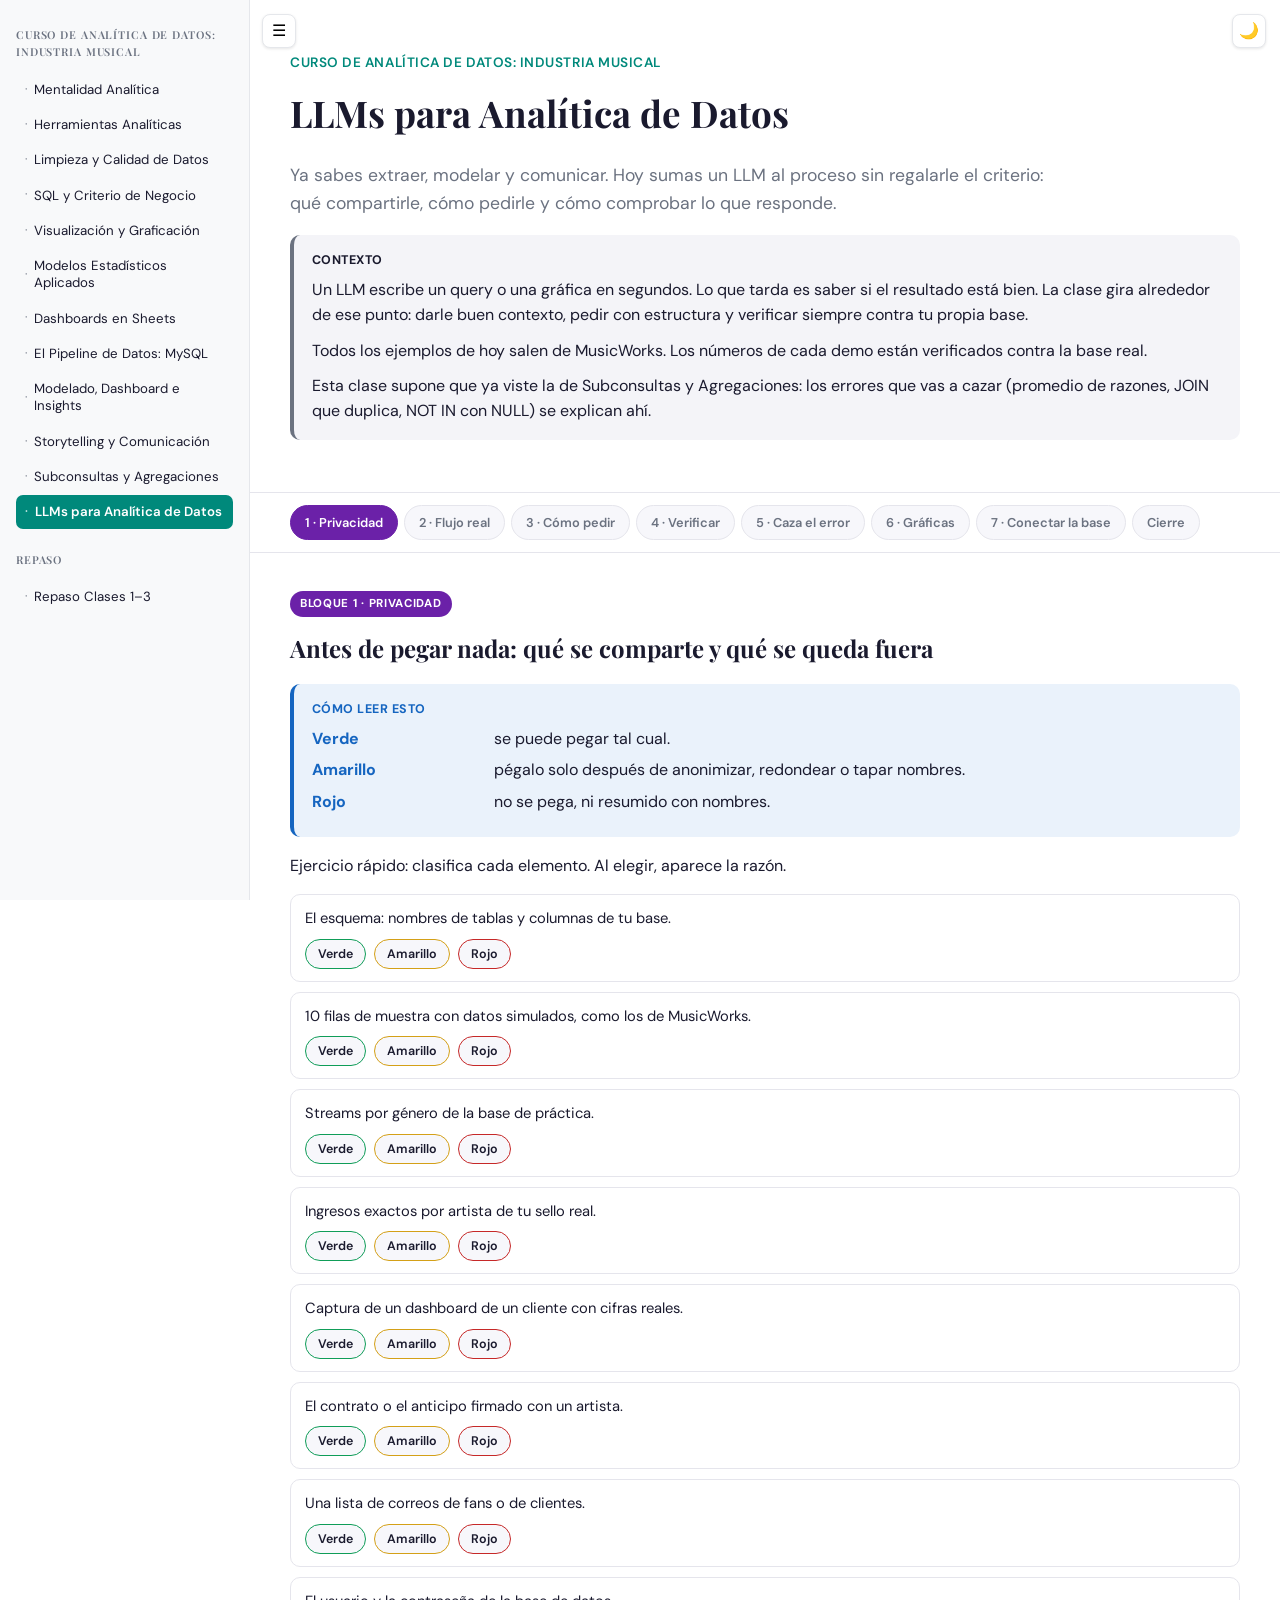
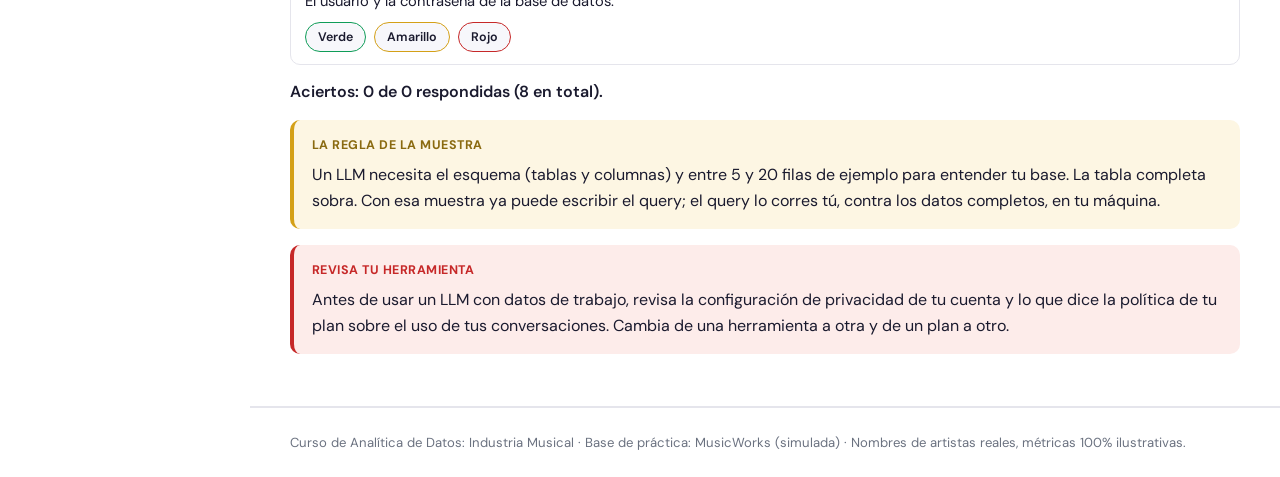
<file: clases/clase_llm_analitica_datos.html>
<!DOCTYPE html>
<html lang="es">
<head>
<meta charset="UTF-8">
<meta name="viewport" content="width=device-width, initial-scale=1.0">
<meta name="color-scheme" content="light">
<title>LLMs para Analítica de Datos</title>
<link rel="preconnect" href="https://fonts.googleapis.com">
<link rel="preconnect" href="https://fonts.gstatic.com" crossorigin>
<link href="https://fonts.googleapis.com/css2?family=Playfair+Display:ital,wght@0,400;0,700;0,900;1,400&family=DM+Sans:wght@300;400;500;600&family=DM+Mono:wght@400;500&display=swap" rel="stylesheet">
<link rel="stylesheet" href="shared-chrome.css?v=4">
<style>

:root{
  --ink:#1a1a2e; --teal:#00897B; --gold:#D4A017; --red:#C62828;
  --gray:#6B7280; --pu:#6B21A8; --sh:#0F9D58; --bl:#1565C0;
  --bg:#ffffff; --bg-soft:#f7f7fb; --border:#e5e5ec;
}
@media (prefers-color-scheme: dark){ :root{ color-scheme:light; } }
*{box-sizing:border-box;}
html{color-scheme:light;}
body{
  margin:0; background:var(--bg); color:var(--ink);
  font-family:'DM Sans',system-ui,sans-serif; line-height:1.6; font-size:16px;
}
h1,h2,h3,h4{font-family:'Playfair Display',serif; color:var(--ink); margin:0 0 .5em;}
code, .mono, .ex-input, .ex-table, .compare-table td.sql-col{font-family:'DM Mono',monospace;}
p{margin:0 0 1em;}
a{color:var(--teal);}

.hero{padding:52px 40px 36px; border-bottom:1px solid var(--border);}
.hero .kicker{color:var(--teal); font-weight:600; font-size:.85rem; letter-spacing:.04em; text-transform:uppercase; margin-bottom:10px;}
.hero h1{font-size:2.3rem; max-width:820px;}
.hero .sub{font-size:1.1rem; color:var(--gray); max-width:760px;}

section{padding:36px 40px; border-bottom:1px solid var(--border);}
.block-tag{
  display:inline-block; font-size:.72rem; font-weight:700; letter-spacing:.06em; text-transform:uppercase;
  color:#fff; background:var(--teal); padding:4px 10px; border-radius:999px; margin-bottom:12px;
}
.block-tag.fase{background:var(--pu);}
section h2{font-size:1.5rem;}

.hook, .ibox, .wbox, .read-box{
  border-radius:10px; padding:16px 18px; margin:16px 0; border-left:4px solid;
}
.hook{background:#f4f4f8; border-color:var(--gray);}
.ibox{background:#fdf6e3; border-color:var(--gold);}
.wbox{background:#fdecea; border-color:var(--red);}
.read-box{background:#eaf2fb; border-color:var(--bl);}
.hook p, .ibox p, .wbox p, .read-box p{margin:0 0 .6em;}
.hook p:last-child, .ibox p:last-child, .wbox p:last-child, .read-box p:last-child{margin-bottom:0;}
.box-label{font-weight:700; font-size:.78rem; text-transform:uppercase; letter-spacing:.04em; margin-bottom:6px; display:block;}
.ibox .box-label{color:#8a6a10;}
.wbox .box-label{color:var(--red);}
.read-box .box-label{color:var(--bl);}
.read-box-item{display:grid; grid-template-columns:170px 1fr; gap:4px 12px; margin:6px 0;}
.read-box-val{font-weight:700; color:var(--bl);}
.read-box-txt{color:var(--ink);}

.compare-table{width:100%; border-collapse:collapse; margin:14px 0; font-size:.92rem;}
.compare-table th, .compare-table td{border:1px solid var(--border); padding:9px 12px; text-align:left; vertical-align:top;}
.compare-table th{background:var(--bg-soft); font-weight:700;}
.compare-table td.sql-col{color:var(--bl);}
.compare-table td.bad{color:var(--red);}
.compare-table td.good{color:var(--sh);}

.write-box{border:1px solid var(--border); border-radius:12px; margin:18px 0; overflow:hidden;}
.write-head{background:var(--bg-soft); padding:10px 16px; border-bottom:1px solid var(--border); font-weight:600; font-size:.92rem;}
.write-body{padding:16px;}
.write-input{
  width:100%; min-height:54px; border:1px dashed var(--border); border-radius:8px; padding:10px 12px;
  font-size:.92rem; resize:vertical; background:#fbfbfd; color:var(--ink); font-family:'DM Sans',sans-serif;
}
.write-input + .write-input{margin-top:10px;}
.write-label{font-size:.78rem; color:var(--gray); margin:0 0 4px; text-transform:uppercase; letter-spacing:.03em;}

.machine-callout{
  border:1px solid var(--teal); border-radius:10px; padding:16px 18px; margin:18px 0; background:#f2faf9;
}
.machine-callout .box-label{color:var(--teal); display:flex; align-items:center; gap:6px;}
.machine-callout code{display:block; background:#fff; border:1px solid var(--border); border-radius:6px; padding:10px 12px; margin:8px 0; font-size:.86rem; color:var(--bl); overflow-x:auto; white-space:pre;}
.machine-callout ol{margin:0; padding-left:1.2em;}
.machine-callout li{margin-bottom:6px;}

.steps{counter-reset:step; margin:16px 0;}
.step{display:flex; gap:12px; margin-bottom:14px;}
.step::before{
  counter-increment:step; content:counter(step); flex-shrink:0; width:26px; height:26px; border-radius:50%;
  background:var(--ink); color:#fff; display:flex; align-items:center; justify-content:center; font-size:.8rem; font-weight:700;
}
.step-body{padding-top:2px;}

.summary-table{width:100%; border-collapse:collapse; margin:14px 0; font-size:.9rem;}
.summary-table th, .summary-table td{border:1px solid var(--border); padding:10px 12px; text-align:left;}
.summary-table th{background:var(--bg-soft);}

.closing{padding:36px 40px; background:var(--bg-soft);}
footer{padding:24px 40px; color:var(--gray); font-size:.82rem; border-top:1px solid var(--border);}

.demo-pair{display:flex; gap:20px; flex-wrap:wrap; margin:16px 0;}
.demo-card{flex:1; min-width:240px; border:1px solid var(--border); border-radius:10px; padding:16px; background:var(--bg-soft); text-align:center;}
.demo-card .demo-label{font-size:.76rem; color:var(--gray); text-transform:uppercase; letter-spacing:.03em; margin-bottom:10px;}
.digit-grid{font-family:'DM Mono',monospace; font-size:1.3rem; letter-spacing:.35em; line-height:2; color:var(--ink);}
.digit-hot{color:var(--red); font-weight:700;}
.svg-card svg{width:100%; height:auto; display:block;}
.svg-card .svg-title{font-size:.82rem; font-weight:600; margin:10px 0 2px;}

/* Modo oscuro — estas cajas usan fondo hex fijo, no var(), así que
   shared-chrome.css no las alcanza. Se sobreescriben aquí. */
html[data-theme="dark"] .hook{background:#1b1b26;}
html[data-theme="dark"] .ibox{background:#2b2410;}
html[data-theme="dark"] .ibox .box-label{color:#E8B93D;}
html[data-theme="dark"] .wbox{background:#2e1518;}
html[data-theme="dark"] .read-box{background:#14232f;}
html[data-theme="dark"] .machine-callout{background:#0d2b28;}
html[data-theme="dark"] .machine-callout code{background:#14141c;}
html[data-theme="dark"] .write-input{background:#1b1b26;}
html[data-theme="dark"] .svg-card line{stroke:#2e2e3c;}
html[data-theme="dark"] .svg-card text{fill:#9CA3AF;}
html[data-theme="dark"] .svg-card polyline{stroke:#EDEDF3;}

.cube-widget{border:1px solid var(--border); border-radius:12px; padding:18px 20px; margin:18px 0; background:var(--bg-soft);}
.cube-widget + .cube-widget{margin-top:28px;}
.cube-widget-title{font-family:'Playfair Display',serif; font-size:1.15rem; margin:0 0 4px;}
.cube-widget-sub{font-size:.84rem; color:var(--gray); margin:0 0 14px;}

.cube-breadcrumb{display:flex; gap:8px; flex-wrap:wrap; margin-bottom:14px;}
.cube-chip{
  font-family:'DM Sans',sans-serif; font-size:.78rem; border:1px solid var(--border); background:var(--bg);
  color:var(--ink); padding:5px 10px; border-radius:999px; cursor:pointer;
}
.cube-chip-reset{background:var(--ink); color:#fff; border-color:var(--ink); font-weight:600;}

.cube-measure-toggle{display:flex; gap:8px; margin-bottom:14px;}
.cube-mbtn{
  font-family:'DM Sans',sans-serif; font-size:.8rem; font-weight:600; border:1px solid var(--border);
  background:var(--bg); color:var(--gray); padding:6px 14px; border-radius:8px; cursor:pointer;
}
.cube-mbtn-active{background:var(--teal); color:#fff; border-color:var(--teal);}

.cube-kpis{display:grid; grid-template-columns:repeat(auto-fit,minmax(140px,1fr)); gap:12px; margin-bottom:18px;}
.cube-kpi-item{background:var(--bg); border:1px solid var(--border); border-radius:10px; padding:12px 14px;}
.cube-kpi-label{font-size:.72rem; color:var(--gray); text-transform:uppercase; letter-spacing:.03em; margin-bottom:4px;}
.cube-kpi-val{font-family:'Playfair Display',serif; font-size:1.3rem; color:var(--ink);}

.cube-bar{cursor:pointer;}
.cube-bar rect{transition:opacity .1s ease;}
.cube-bar:hover rect{opacity:.8;}

.cube-cards{display:flex; gap:10px; flex-wrap:wrap;}
.cube-toggle-card{
  flex:1; min-width:130px; text-align:left; font-family:'DM Sans',sans-serif; cursor:pointer;
  background:var(--bg); border:1px solid var(--border); border-radius:10px; padding:12px 14px;
}
.cube-toggle-card:hover{border-color:var(--teal);}
.cube-toggle-active{background:var(--pu); border-color:var(--pu);}
.cube-toggle-active .cube-kpi-label, .cube-toggle-active .cube-kpi-val{color:#fff;}

/* Grid 2x2 compacto — cada tile con scroll interno, así el dashboard
   no empuja el resto de la página hacia abajo. */
.cube-dashboard-grid{display:grid; grid-template-columns:1fr 1fr; gap:10px; margin-bottom:14px;}
.cube-tile{
  background:var(--bg); border:1px solid var(--border); border-radius:10px; padding:10px 12px;
}
.cube-tile-title{
  font-size:.68rem; font-weight:700; text-transform:uppercase; letter-spacing:.03em; color:var(--gray);
  margin-bottom:6px;
}
.cube-tile svg{width:100%; height:auto; max-height:150px; display:block;}
.cube-tile .cube-kpis{grid-template-columns:1fr 1fr; gap:6px; margin-bottom:0;}
.cube-tile .cube-kpi-item{padding:7px 9px;}
.cube-tile .cube-kpi-label{font-size:.65rem;}
.cube-tile .cube-kpi-val{font-size:1rem;}
.cube-tile .cube-cards{gap:6px;}
.cube-tile .cube-toggle-card{padding:7px 9px; min-width:90px;}
.cube-tile-span2{grid-column:span 2;}

.q-list{margin:14px 0;}
.q-card{border:1px solid var(--border); border-radius:10px; margin-bottom:10px; overflow:hidden; background:var(--bg);}
.q-header{
  width:100%; display:flex; align-items:center; gap:12px; padding:14px 16px; background:none; border:none;
  text-align:left; cursor:pointer; font-family:'DM Sans',sans-serif; font-size:.92rem; color:var(--ink);
}
.q-num{font-family:'Playfair Display',serif; color:var(--pu); font-size:1rem; flex-shrink:0; width:22px;}
.q-text{flex:1;}
.q-caret{color:var(--gray); transition:transform .15s ease; flex-shrink:0;}
.q-card-open .q-caret{transform:rotate(180deg);}
.q-card-open .q-header{background:var(--bg-soft);}
.q-panel{padding:16px; border-top:1px solid var(--border); background:var(--bg-soft);}
.qa-headline{font-size:.98rem; font-weight:600; color:var(--ink); margin:0 0 14px;}
.cube-chart-wrap{background:var(--bg); border:1px solid var(--border); border-radius:10px; padding:12px;}
.cube-chart-wrap svg{width:100%; height:auto; max-height:160px; display:block;}
.qa-pie-row{display:flex; gap:18px; flex-wrap:wrap; align-items:center;}
.qa-pie-wrap{width:140px; flex-shrink:0; padding:8px;}
.qa-pie-wrap svg{width:100%; height:auto; max-height:140px; display:block;}
.pie-legend{flex:1; min-width:160px; font-size:.8rem;}
.pie-legend-item{display:flex; align-items:center; gap:8px; margin-bottom:6px; color:var(--ink);}
.pie-swatch{width:11px; height:11px; border-radius:3px; flex-shrink:0; display:inline-block;}
.qa-gauge-wrap{max-width:280px; padding:8px 8px 0;}
.qa-gauge-wrap svg{width:100%; height:auto; max-height:120px; display:block;}

.page-tabs{
  position:sticky; top:0; z-index:100; display:flex; gap:6px; overflow-x:auto;
  padding:12px 40px; background:var(--bg); border-bottom:1px solid var(--border);
}
.page-tab{
  flex-shrink:0; font-family:'DM Sans',sans-serif; font-size:.8rem; font-weight:600; padding:8px 14px;
  border-radius:999px; border:1px solid var(--border); background:var(--bg-soft); color:var(--gray);
  cursor:pointer; white-space:nowrap;
}
.page-tab:hover{border-color:var(--teal);}
.page-tab-active{background:var(--pu); color:#fff; border-color:var(--pu);}
.page-hidden{display:none !important;}


/* ---------- componentes propios de esta clase ---------- */
.sem-item{border:1px solid var(--border); border-radius:10px; padding:12px 14px; margin-bottom:10px; background:var(--bg);}
.sem-text{margin:0 0 8px; font-size:.92rem;}
.sem-btns{display:flex; gap:8px; flex-wrap:wrap;}
.sem-btn{font-family:'DM Sans',sans-serif; font-size:.78rem; font-weight:600; padding:6px 12px; border-radius:999px; border:1px solid var(--border); background:var(--bg-soft); color:var(--ink); cursor:pointer;}
.sem-btn[data-a="verde"]{border-color:var(--sh);}
.sem-btn[data-a="amarillo"]{border-color:var(--gold);}
.sem-btn[data-a="rojo"]{border-color:var(--red);}
.sem-item.sem-done .sem-btn{opacity:.45; cursor:default;}
.sem-item.sem-done .sem-btn.sem-picked{opacity:1;}
.sem-fb{margin:8px 0 0; font-size:.84rem; display:none;}
.sem-item.sem-done .sem-fb{display:block;}
.sem-ok{color:var(--sh);} .sem-bad{color:var(--red);}
.sem-score{font-weight:600; margin:14px 0 0;}

.flow-cols{display:grid; grid-template-columns:1fr 1fr; gap:14px; margin:16px 0;}
.flow-col{border:1px solid var(--border); border-radius:10px; padding:14px 16px; background:var(--bg-soft);}
.flow-col h4{margin:0 0 8px; font-size:1rem;}
.flow-col ol{margin:0; padding-left:1.2em; font-size:.9rem;}
.flow-col li{margin-bottom:4px;}
.flow-steps{display:flex; gap:6px; flex-wrap:wrap; margin:14px 0 10px;}
.flow-step-btn{font-family:'DM Sans',sans-serif; font-size:.8rem; font-weight:600; padding:8px 14px; border-radius:999px; border:1px solid var(--border); background:var(--bg-soft); color:var(--gray); cursor:pointer;}
.flow-step-active{background:var(--pu); color:#fff; border-color:var(--pu);}
.flow-panel{border:1px solid var(--border); border-radius:10px; padding:16px 18px; background:var(--bg-soft);}
.flow-panel h4{margin:0 0 6px;}
.flow-panel .flow-ex{margin:10px 0 0; padding:10px 12px; border-left:3px solid var(--teal); background:var(--bg); font-size:.86rem; white-space:pre-wrap; font-family:'DM Mono',monospace;}

.pb-grid{display:grid; grid-template-columns:1fr 1fr; gap:16px; margin:16px 0;}
.pb-form{border:1px solid var(--border); border-radius:10px; padding:14px 16px; background:var(--bg-soft);}
.pb-field{margin-bottom:12px;}
.pb-field label.pb-lab{display:block; font-size:.72rem; font-weight:700; text-transform:uppercase; letter-spacing:.03em; color:var(--gray); margin-bottom:4px;}
.pb-field select{width:100%; font-family:'DM Sans',sans-serif; font-size:.86rem; padding:7px 9px; border-radius:8px; border:1px solid var(--border); background:var(--bg); color:var(--ink);}
.pb-checks label{display:block; font-size:.84rem; margin-bottom:3px; cursor:pointer;}
.pb-out-wrap{border:1px solid var(--border); border-radius:10px; padding:14px 16px; background:var(--bg);}
.pb-out{white-space:pre-wrap; font-family:'DM Mono',monospace; font-size:.76rem; line-height:1.5; max-height:330px; overflow-y:auto; margin:0;}
.pb-meter{display:flex; gap:14px; align-items:center; margin-bottom:10px;}
.pb-meter svg{width:120px; height:auto; max-height:80px; flex-shrink:0;}
.pb-msg{font-size:.86rem; margin:0;}
.pb-missing{font-size:.8rem; color:var(--gray); margin:8px 0 0;}

.tech-grid{display:grid; grid-template-columns:1fr 1fr; gap:12px; margin:16px 0;}
.tech-card{border:1px solid var(--border); border-radius:10px; padding:14px 16px; background:var(--bg-soft);}
.tech-card h4{margin:0 0 6px; font-size:.98rem;}
.tech-card p{font-size:.86rem; margin:0 0 8px;}
.tech-card code.blk{display:block; white-space:pre-wrap; font-size:.74rem; background:var(--bg); border:1px solid var(--border); border-radius:6px; padding:8px 10px; color:var(--bl);}
.cmp-bars{margin:12px 0;}
.cmp-row{display:flex; align-items:center; gap:10px; margin-bottom:8px; font-size:.82rem;}
.cmp-lab{width:150px; flex-shrink:0;}
.cmp-track{flex:1; background:var(--border); border-radius:6px; height:20px; position:relative;}
.cmp-fill{height:100%; border-radius:6px;}
.cmp-val{width:120px; flex-shrink:0; font-family:'DM Mono',monospace; font-size:.76rem;}

.hunt{border:1px solid var(--border); border-radius:12px; padding:16px 18px; margin:16px 0; background:var(--bg-soft);}
.hunt h4{margin:0 0 4px;}
.hunt-sub{font-size:.84rem; color:var(--gray); margin:0 0 12px;}
.hunt-code{display:flex; flex-direction:column; gap:4px; margin-bottom:12px;}
.hunt-line{text-align:left; font-family:'DM Mono',monospace; font-size:.78rem; padding:7px 10px; border-radius:6px; border:1px solid var(--border); background:var(--bg); color:var(--ink); cursor:pointer; white-space:pre-wrap;}
.hunt-line:hover{border-color:var(--teal);}
.hunt-sel{border-color:var(--pu); background:var(--bg-soft); box-shadow:inset 3px 0 0 var(--pu);}
.hunt-ok{border-color:var(--sh) !important; box-shadow:inset 3px 0 0 var(--sh);}
.hunt-miss{border-color:var(--red) !important; box-shadow:inset 3px 0 0 var(--red);}
.hunt-fp{border-color:var(--gold) !important; box-shadow:inset 3px 0 0 var(--gold);}
.hunt-why{display:none; font-family:'DM Sans',sans-serif; font-size:.8rem; margin-top:4px; white-space:normal;}
.hunt-revealed .hunt-why{display:block;}
.hunt-actions{display:flex; gap:10px; align-items:center; flex-wrap:wrap;}
.hunt-btn{font-family:'DM Sans',sans-serif; font-size:.84rem; font-weight:600; padding:8px 16px; border-radius:8px; border:none; background:var(--teal); color:#fff; cursor:pointer;}
.hunt-btn-ghost{background:var(--bg); color:var(--gray); border:1px solid var(--border);}
.hunt-res{font-size:.86rem; font-weight:600;}
.hunt-chart{background:var(--bg); border:1px solid var(--border); border-radius:10px; padding:10px; margin-bottom:12px;}
.hunt-chart svg{width:100%; height:auto; max-height:220px; display:block;}
.hunt-chips{display:flex; flex-direction:column; gap:4px; margin-bottom:12px;}

.sel-tabs{display:flex; gap:6px; flex-wrap:wrap; margin:14px 0 10px;}
.sel-panel{display:grid; grid-template-columns:1.1fr 1fr; gap:16px; border:1px solid var(--border); border-radius:12px; padding:16px 18px; background:var(--bg-soft);}
.sel-panel h4{margin:0 0 6px;}
.sel-panel p{font-size:.86rem; margin:0 0 8px;}
.sel-prompt{white-space:pre-wrap; font-family:'DM Mono',monospace; font-size:.74rem; background:var(--bg); border:1px solid var(--border); border-radius:8px; padding:10px 12px;}
.sel-preview{background:var(--bg); border:1px solid var(--border); border-radius:10px; padding:10px; display:flex; flex-direction:column; align-items:center; justify-content:center; gap:8px;}
.sel-preview svg{width:100%; height:auto; max-height:190px; display:block;}
.sel-legend{font-size:.76rem; align-self:stretch;}

@media (max-width:900px){
  .flow-cols,.pb-grid,.tech-grid,.sel-panel{grid-template-columns:1fr;}
}
html[data-theme="dark"] .flow-col, html[data-theme="dark"] .flow-panel, html[data-theme="dark"] .pb-form,
html[data-theme="dark"] .tech-card, html[data-theme="dark"] .hunt, html[data-theme="dark"] .sel-panel{background:#1b1b26;}
</style>
</head>
<body>
<div class="hero">
  <div class="kicker">Curso de Analítica de Datos: Industria Musical</div>
  <h1>LLMs para Analítica de Datos</h1>
  <p class="sub">Ya sabes extraer, modelar y comunicar. Hoy sumas un LLM al proceso sin regalarle el criterio: qué compartirle, cómo pedirle y cómo comprobar lo que responde.</p>
  <div class="hook">
    <span class="box-label">Contexto</span>
    <p>Un LLM escribe un query o una gráfica en segundos. Lo que tarda es saber si el resultado está bien. La clase gira alrededor de ese punto: darle buen contexto, pedir con estructura y verificar siempre contra tu propia base.</p>
    <p>Todos los ejemplos de hoy salen de MusicWorks. Los números de cada demo están verificados contra la base real.</p>
    <p>Esta clase supone que ya viste la de Subconsultas y Agregaciones: los errores que vas a cazar (promedio de razones, JOIN que duplica, NOT IN con NULL) se explican ahí.</p>
  </div>
</div>

<nav class="page-tabs" id="page-tabs">
  <button type="button" class="page-tab" data-page="bloque-01">1 · Privacidad</button>
  <button type="button" class="page-tab" data-page="bloque-02">2 · Flujo real</button>
  <button type="button" class="page-tab" data-page="bloque-03">3 · Cómo pedir</button>
  <button type="button" class="page-tab" data-page="bloque-04">4 · Verificar</button>
  <button type="button" class="page-tab" data-page="bloque-05">5 · Caza el error</button>
  <button type="button" class="page-tab" data-page="bloque-06">6 · Gráficas</button>
  <button type="button" class="page-tab" data-page="bloque-07">7 · Conectar la base</button>
  <button type="button" class="page-tab" data-page="cierre">Cierre</button>
</nav>

<section id="bloque-01">
  <span class="block-tag fase">Bloque 1 · Privacidad</span>
  <h2>Antes de pegar nada: qué se comparte y qué se queda fuera</h2>
  <div class="read-box">
    <span class="box-label">Cómo leer esto</span>
    <div class="read-box-item"><span class="read-box-val">Verde</span> <span class="read-box-txt">se puede pegar tal cual.</span></div>
    <div class="read-box-item"><span class="read-box-val">Amarillo</span> <span class="read-box-txt">pégalo solo después de anonimizar, redondear o tapar nombres.</span></div>
    <div class="read-box-item"><span class="read-box-val">Rojo</span> <span class="read-box-txt">no se pega, ni resumido con nombres.</span></div>
  </div>
  <p>Ejercicio rápido: clasifica cada elemento. Al elegir, aparece la razón.</p>
  <div id="sem-list"></div>
  <p class="sem-score" id="sem-score"></p>
  <div class="ibox">
    <span class="box-label">La regla de la muestra</span>
    <p>Un LLM necesita el esquema (tablas y columnas) y entre 5 y 20 filas de ejemplo para entender tu base. La tabla completa sobra. Con esa muestra ya puede escribir el query; el query lo corres tú, contra los datos completos, en tu máquina.</p>
  </div>
  <div class="wbox">
    <span class="box-label">Revisa tu herramienta</span>
    <p>Antes de usar un LLM con datos de trabajo, revisa la configuración de privacidad de tu cuenta y lo que dice la política de tu plan sobre el uso de tus conversaciones. Cambia de una herramienta a otra y de un plan a otro.</p>
  </div>
</section>

<section id="bloque-02">
  <span class="block-tag fase">Bloque 2 · El flujo de trabajo real</span>
  <h2>Lo que todos creen que pasa y lo que pasa de verdad</h2>
  <div class="flow-cols">
    <div class="flow-col">
      <h4>El flujo que todos imaginan</h4>
      <ol>
        <li>Escribo mi pregunta.</li>
        <li>El LLM me da el query.</li>
        <li>Lo copio y lo presento.</li>
      </ol>
      <p style="font-size:.84rem; margin:10px 0 0;">Rápido, y con un riesgo alto: nadie comprobó nada.</p>
    </div>
    <div class="flow-col">
      <h4>El flujo que funciona</h4>
      <ol>
        <li>Preparo el contexto.</li>
        <li>Pido un borrador.</li>
        <li>Lo verifico contra mi base.</li>
        <li>Devuelvo el error o el resultado y corrijo.</li>
        <li>Guardo el prompt y el query validados.</li>
      </ol>
      <p style="font-size:.84rem; margin:10px 0 0;">El tiempo se reparte distinto: menos escribir, más comprobar.</p>
    </div>
  </div>
  <p>Recorre cada paso del flujo real. Cada uno trae un ejemplo de este mismo curso.</p>
  <div class="flow-steps" id="flow-steps"></div>
  <div class="flow-panel" id="flow-panel"></div>
  <div class="wbox">
    <span class="box-label">Dónde el LLM falla con más frecuencia</span>
    <p>Sumas y promedios largos hechos de memoria. Columnas o tablas que nunca vio. Cifras sin fuente. Causalidad ("subió porque..."). En todos esos casos, calcula con SQL y usa el LLM para redactar y estructurar.</p>
  </div>
</section>

<section id="bloque-03">
  <span class="block-tag fase">Bloque 3 · Qué y cómo pedir</span>
  <h2>Un prompt para datos tiene partes, y cada una evita un error distinto</h2>
  <p>Arma el prompt activando sus partes. A la derecha ves el texto que enviarías y qué tan completo está. Prueba las tres preguntas de negocio.</p>
  <div class="pb-grid">
    <div class="pb-form">
      <div class="pb-field">
        <label class="pb-lab" for="pb-q">Pregunta de negocio</label>
        <select id="pb-q"></select>
      </div>
      <div class="pb-field pb-checks">
        <label class="pb-lab">Contexto</label>
        <label><input type="checkbox" id="pb-ctx"> Contexto de negocio y motor de base de datos</label>
      </div>
      <div class="pb-field pb-checks" id="pb-schema">
        <label class="pb-lab">Esquema (tablas que verá el LLM)</label>
      </div>
      <div class="pb-field pb-checks">
        <label class="pb-lab">Grano y métrica</label>
        <label><input type="checkbox" id="pb-grain"> Definir una fila por qué y cómo se calcula la métrica</label>
      </div>
      <div class="pb-field">
        <label class="pb-lab" for="pb-fmt">Formato de respuesta</label>
        <select id="pb-fmt">
          <option value="">Sin especificar</option>
          <option value="Solo el query, sin explicación.">Solo el query</option>
          <option value="El query y una línea de explicación por cada JOIN.">Query y explicación por JOIN</option>
          <option value="El query y una lista de los supuestos que hiciste.">Query y supuestos</option>
        </select>
      </div>
      <div class="pb-field pb-checks" id="pb-rules">
        <label class="pb-lab">Restricciones</label>
      </div>
      <div class="pb-field pb-checks">
        <label class="pb-lab">Verificación</label>
        <label><input type="checkbox" id="pb-verify"> Pedir un segundo query que reconcilie el total</label>
      </div>
    </div>
    <div class="pb-out-wrap">
      <div class="pb-meter">
        <svg id="pb-gauge"></svg>
        <p class="pb-msg" id="pb-msg"></p>
      </div>
      <pre class="pb-out" id="pb-out"></pre>
      <p class="pb-missing" id="pb-missing"></p>
    </div>
  </div>
  <div class="ibox">
    <span class="box-label">Qué se rompe cuando falta cada parte</span>
    <p><strong>Sin esquema</strong>, inventa nombres de columna. <strong>Sin grano</strong>, mezcla niveles y duplica filas. <strong>Sin definición de la métrica</strong>, promedia razones en vez de dividir totales. <strong>Sin restricciones</strong>, devuelve <code>SELECT *</code> o sintaxis de otro motor. <strong>Sin verificación</strong>, no tienes cómo saber si el total cuadra.</p>
  </div>
  <div class="ibox">
    <span class="box-label">Dos hábitos que ayudan mucho</span>
    <p>Pedirle que <strong>haga preguntas antes de responder</strong> cuando falte información. Y cambiar <strong>una sola cosa por mensaje</strong> al iterar, así sabes qué produjo cada mejora o cada error.</p>
  </div>
</section>

<section id="bloque-04">
  <span class="block-tag fase">Bloque 4 · Verificar</span>
  <h2>Que un query se ejecute sin error no garantiza que el resultado sea correcto</h2>
  <p>El LLM no ve tu base. Puede escribir algo que ejecuta sin error y da un número equivocado. Cuatro comprobaciones te cubren casi todo.</p>
  <div class="tech-grid">
    <div class="tech-card">
      <h4>1 · Reconciliar totales</h4>
      <p>El total de tu resultado debe coincidir con el total de la tabla base.</p>
      <code class="blk">SELECT SUM(streams) FROM streaming_weekly;
-- 2,154,997,804  (el cubo de streaming suma lo mismo)</code>
    </div>
    <div class="tech-card">
      <h4>2 · Contar filas</h4>
      <p>Si esperas una fila por combinación, cuenta las combinaciones posibles.</p>
      <code class="blk">-- género × tipo × DSP
-- 15 × 2 × 7 = 210 filas esperadas</code>
    </div>
    <div class="tech-card">
      <h4>3 · Revisión puntual</h4>
      <p>Toma una fila del resultado y calcúlala aparte, con un query mínimo.</p>
      <code class="blk">SELECT SUM(sw.streams) FROM streaming_weekly sw
JOIN tracks t ON t.track_id=sw.track_id
JOIN releases r ON r.release_id=t.release_id
JOIN artists a ON a.artist_id=r.artist_id
JOIN genres g ON g.genre_id=a.genre_id
JOIN dsps d ON d.dsp_id=sw.dsp_id
WHERE g.genre_name='Doom Metal'
  AND a.artist_type='independent'
  AND d.dsp_name='Spotify';
-- 66,806,556</code>
    </div>
    <div class="tech-card">
      <h4>4 · Vigilar el grano</h4>
      <p>Un JOIN a una tabla con varias filas por llave multiplica tus totales. Es el error más silencioso.</p>
      <code class="blk">-- correcto
SELECT SUM(streams) FROM streaming_weekly;
-- con JOIN a playlist_placements
SELECT SUM(sw.streams) FROM streaming_weekly sw
JOIN playlist_placements pp ON pp.track_id=sw.track_id;</code>
    </div>
  </div>

  <div class="cube-widget-title" style="margin-top:22px;">Lo que hace un JOIN duplicado, con números reales</div>
  <div class="cmp-bars" id="cmp-fanout"></div>
  <div class="cmp-bars" id="cmp-cpc"></div>
  <div class="ibox">
    <span class="box-label">El promedio de razones</span>
    <p>Promediar el <code>cost_per_conversion</code> de cada campaña da $2.92. Dividir el gasto total entre las conversiones totales da $2.68. Las campañas grandes deben pesar más que las chicas, y el promedio simple las trata igual. Cuando pidas una razón, define el numerador y el denominador en el prompt.</p>
  </div>

  <div class="machine-callout">
    <span class="box-label">🖥️ Cuando el query falla, el error también es información</span>
    <p>Un query armado sin la tabla de DSPs devolvió esto al ejecutarse:</p>
    <code>Error Code: 1054. Unknown column 'd.dsp_name' in 'field list'</code>
    <p>Pegar el error completo al LLM funciona mejor que describirlo. La corrección fue agregar <code>JOIN dsps d ON d.dsp_id = sw.dsp_id</code>, y el resultado se comprobó con las técnicas 1 y 2: 210 filas y el mismo total.</p>
  </div>
</section>

<section id="bloque-05">
  <span class="block-tag fase">Bloque 5 · Caza el error</span>
  <h2>Encuentra las fallas que un LLM dejó en su respuesta</h2>
  <p>Cada ejercicio tiene tres fallas plantadas y algunas líneas correctas. Marca lo que crees que está mal y pulsa Revisar. Marcar una línea correcta cuenta como falsa alarma.</p>

  <div class="hunt" id="hunt-sql">
    <h4>Parte A · Un query</h4>
    <p class="hunt-sub">Pregunta: "¿Cuántos streams generó cada DSP en lo que va de 2026?"</p>
    <div class="hunt-code" id="hunt-sql-lines"></div>
    <div class="hunt-actions">
      <button type="button" class="hunt-btn" id="hunt-sql-check">Revisar</button>
      <button type="button" class="hunt-btn hunt-btn-ghost" id="hunt-sql-reset">Reiniciar</button>
      <span class="hunt-res" id="hunt-sql-res"></span>
    </div>
  </div>

  <div class="hunt" id="hunt-chart">
    <h4>Parte B · Una gráfica</h4>
    <p class="hunt-sub">Pregunta: "¿Qué DSP paga mejor por cada 1,000 streams?"</p>
    <div class="hunt-chart"><svg id="hunt-chart-svg"></svg></div>
    <div class="hunt-chips" id="hunt-chart-items"></div>
    <div class="hunt-actions">
      <button type="button" class="hunt-btn" id="hunt-chart-check">Revisar</button>
      <button type="button" class="hunt-btn hunt-btn-ghost" id="hunt-chart-reset">Reiniciar</button>
      <span class="hunt-res" id="hunt-chart-res"></span>
    </div>
  </div>
</section>

<section id="bloque-06">
  <span class="block-tag fase">Bloque 6 · Gráficas con un LLM</span>
  <h2>Cada pregunta pide un tipo de gráfica distinto</h2>
  <p>Un LLM puede devolver un archivo HTML con la gráfica lista, sin instalar nada. Lo que decide la calidad es lo que tú le pides: los datos reales, el tipo de gráfica y el mensaje. Elige un tipo de pregunta para ver el prompt, el error típico y el resultado esperado.</p>
  <div class="sel-tabs" id="sel-tabs"></div>
  <div class="sel-panel" id="sel-panel"></div>

  <div class="read-box">
    <span class="box-label">Cómo pedir el archivo</span>
    <div class="read-box-item"><span class="read-box-val">Datos</span> <span class="read-box-txt">pega la tabla real de tu resultado. Describirla de memoria produce números inventados.</span></div>
    <div class="read-box-item"><span class="read-box-val">Formato</span> <span class="read-box-txt">un solo archivo .html con SVG, sin librerías externas, que abra con doble clic.</span></div>
    <div class="read-box-item"><span class="read-box-val">Mensaje</span> <span class="read-box-txt">dile la conclusión que debe mostrar el título.</span></div>
    <div class="read-box-item"><span class="read-box-val">Estilo</span> <span class="read-box-txt">un color de resalte, eje desde cero en barras, sin decoración.</span></div>
  </div>

  <div class="ibox">
    <span class="box-label">Lista de revisión antes de presentar</span>
    <p>1) Cada número de la gráfica está en tu tabla. 2) No hay filas o categorías que tu tabla no tiene. 3) El eje de barras empieza en cero. 4) El orden ayuda a leer. 5) El título coincide con lo que muestran los datos.</p>
  </div>

  <table class="compare-table">
    <thead><tr><th>Un archivo generado con LLM</th><th>Power BI, Tableau o Looker</th></tr></thead>
    <tbody>
      <tr><td class="good">Reporte puntual, para una reunión o un envío.</td><td>Dashboard que otras personas abren cada semana.</td></tr>
      <tr><td class="good">Sin instalación ni licencia.</td><td>Conexión en vivo a la base, con actualización automática.</td></tr>
      <tr><td class="good">Tú controlas cada detalle del diseño.</td><td>Permisos y filtros por usuario, historial y gobierno de datos.</td></tr>
    </tbody>
  </table>
</section>

<section id="bloque-07">
  <span class="block-tag fase">Bloque 7 · Conectar la base</span>
  <h2>Pegar datos o dejar que el LLM consulte tu base</h2>
  <p>Existen herramientas que le dan al LLM acceso directo a tu base para que ejecute sus propios queries. Así se construyeron estas clases: el LLM escribe el query, lo corre contra MusicWorks, ve el resultado y corrige. Es más rápido y exige más cuidado.</p>
  <table class="compare-table">
    <thead><tr><th></th><th>Pegar esquema y muestra</th><th>LLM conectado a la base</th></tr></thead>
    <tbody>
      <tr><td><strong>Velocidad</strong></td><td>Cada ciclo lo corres tú.</td><td class="good">El LLM ejecuta, ve el error y corrige solo.</td></tr>
      <tr><td><strong>Exposición de datos</strong></td><td class="good">Solo lo que pegas.</td><td>Todo lo que el usuario de la base pueda leer.</td></tr>
      <tr><td><strong>Riesgo de una acción errónea</strong></td><td class="good">Ninguno: tú ejecutas.</td><td>Depende de los permisos que le des.</td></tr>
      <tr><td><strong>Verificación</strong></td><td>Manual, en tu cliente.</td><td>Sigue siendo necesaria: ejecutar un query no lo valida.</td></tr>
    </tbody>
  </table>
  <div class="wbox">
    <span class="box-label">Condiciones mínimas</span>
    <p>Un usuario de solo lectura, limitado a la base de práctica. Ninguna contraseña dentro del prompt ni en archivos compartidos. Revisar cada query antes de aprobar su ejecución y pedir <code>LIMIT</code> mientras exploras.</p>
  </div>
  <div class="machine-callout">
    <span class="box-label">🖥️ Un usuario de solo lectura en MySQL</span>
    <code>CREATE USER 'analista_ro'@'localhost' IDENTIFIED BY 'cambia-esta-clave';
GRANT SELECT ON musicworks.* TO 'analista_ro'@'localhost';</code>
    <p>Con este usuario, la herramienta puede consultar y no puede modificar ni borrar nada.</p>
  </div>
</section>

<div class="closing" id="cierre">
  <h2>Cierre de hoy</h2>
  <table class="summary-table">
    <thead><tr><th>Paso</th><th>Qué haces</th></tr></thead>
    <tbody>
      <tr><td>1 · Privacidad</td><td>Compartes esquema y muestra, anonimizas lo amarillo y dejas fuera lo rojo.</td></tr>
      <tr><td>2 · Contexto</td><td>Esquema, grano y definición de la métrica antes de la pregunta.</td></tr>
      <tr><td>3 · Borrador</td><td>Pides con formato, restricciones y una consulta de reconciliación.</td></tr>
      <tr><td>4 · Verificación</td><td>Totales, conteo de filas, revisión puntual y vigilancia del grano.</td></tr>
      <tr><td>5 · Corrección</td><td>Devuelves el error o el resultado al LLM, con un cambio por mensaje.</td></tr>
      <tr><td>6 · Registro</td><td>Guardas el prompt y el query validados para reutilizarlos.</td></tr>
    </tbody>
  </table>
  <div class="ibox">
    <span class="box-label">Lo que te llevas</span>
    <p>El LLM acelera la escritura. La responsabilidad del número sigue siendo tuya, y por eso el paso que más tiempo merece es comprobarlo.</p>
  </div>
</div>

<footer>
  Curso de Analítica de Datos: Industria Musical · Base de práctica: MusicWorks (simulada) · Nombres de artistas reales, métricas 100% ilustrativas.
</footer>

<script>
'use strict';

const RATES = [{"dsp": "Tidal", "rate": 12.50}, {"dsp": "Apple Music", "rate": 8.00}, {"dsp": "Deezer", "rate": 4.50}, {"dsp": "Amazon Music", "rate": 4.20}, {"dsp": "Spotify", "rate": 4.00}, {"dsp": "SoundCloud", "rate": 2.50}, {"dsp": "YouTube Music", "rate": 2.10}];
const GENRE_REV = [{"genre": "Symphonic Metal", "revenue": 1168456}, {"genre": "Groove Metal", "revenue": 887118}, {"genre": "Sludge Metal", "revenue": 775470}, {"genre": "Heavy Metal", "revenue": 739151}, {"genre": "Power Metal", "revenue": 732350}, {"genre": "Thrash Metal", "revenue": 726566}, {"genre": "Death Metal", "revenue": 682521}, {"genre": "Industrial Metal", "revenue": 608361}, {"genre": "Metalcore", "revenue": 563430}, {"genre": "Black Metal", "revenue": 563224}, {"genre": "Doom Metal", "revenue": 532604}, {"genre": "Deathcore", "revenue": 527934}, {"genre": "Progressive Metal", "revenue": 511124}, {"genre": "Nu Metal", "revenue": 461757}, {"genre": "Folk Metal", "revenue": 382917}];
const TREND = [{"month": "2024-09-01", "streams": 195558037}, {"month": "2024-10-01", "streams": 193018188}, {"month": "2024-11-01", "streams": 189575392}, {"month": "2024-12-01", "streams": 189056721}, {"month": "2025-01-01", "streams": 189683979}, {"month": "2025-02-01", "streams": 187474283}, {"month": "2025-03-01", "streams": 188769528}, {"month": "2025-04-01", "streams": 190829121}, {"month": "2025-05-01", "streams": 194523461}, {"month": "2025-06-01", "streams": 194993554}, {"month": "2025-07-01", "streams": 195232010}, {"month": "2025-08-01", "streams": 195535731}, {"month": "2025-09-01", "streams": 193091415}, {"month": "2025-10-01", "streams": 192779150}, {"month": "2025-11-01", "streams": 189495571}, {"month": "2025-12-01", "streams": 184044767}, {"month": "2026-01-01", "streams": 182574881}, {"month": "2026-02-01", "streams": 183633171}, {"month": "2026-03-01", "streams": 185412201}, {"month": "2026-04-01", "streams": 190275352}, {"month": "2026-05-01", "streams": 191465204}, {"month": "2026-06-01", "streams": 193936898}, {"month": "2026-07-01", "streams": 191682949}, {"month": "2026-08-01", "streams": 186570406}];
const CAMP = [{"cpc": 2.21, "spend": 14121.33, "platform": "Google", "objective": "followers", "conversions": 6403}, {"cpc": 1.84, "spend": 3764.40, "platform": "YouTube", "objective": "pre-save", "conversions": 2045}, {"cpc": 1.43, "spend": 4199.75, "platform": "Spotify Ad Studio", "objective": "awareness", "conversions": 2939}, {"cpc": 1.81, "spend": 5436.38, "platform": "Meta", "objective": "streams", "conversions": 2997}, {"cpc": 1.11, "spend": 3215.82, "platform": "TikTok", "objective": "followers", "conversions": 2894}, {"cpc": 5.67, "spend": 11621.47, "platform": "YouTube", "objective": "awareness", "conversions": 2049}, {"cpc": 2.19, "spend": 8026.62, "platform": "Spotify Ad Studio", "objective": "streams", "conversions": 3663}, {"cpc": 2.09, "spend": 4142.71, "platform": "Meta", "objective": "followers", "conversions": 1985}, {"cpc": 4.64, "spend": 30149.01, "platform": "Google", "objective": "awareness", "conversions": 6497}, {"cpc": 1.63, "spend": 10783.51, "platform": "Spotify Ad Studio", "objective": "followers", "conversions": 6609}, {"cpc": 4.45, "spend": 19313.18, "platform": "TikTok", "objective": "awareness", "conversions": 4337}, {"cpc": 1.52, "spend": 4566.06, "platform": "YouTube", "objective": "followers", "conversions": 3008}, {"cpc": 2.55, "spend": 8174.70, "platform": "Spotify Ad Studio", "objective": "pre-save", "conversions": 3208}, {"cpc": 6.79, "spend": 11006.31, "platform": "Meta", "objective": "awareness", "conversions": 1622}, {"cpc": 2.30, "spend": 3484.26, "platform": "Google", "objective": "pre-save", "conversions": 1517}, {"cpc": 0.99, "spend": 975.18, "platform": "Google", "objective": "streams", "conversions": 988}, {"cpc": 3.29, "spend": 3899.79, "platform": "TikTok", "objective": "streams", "conversions": 1187}, {"cpc": 1.45, "spend": 1103.10, "platform": "TikTok", "objective": "pre-save", "conversions": 763}, {"cpc": 1.26, "spend": 1131.90, "platform": "Meta", "objective": "pre-save", "conversions": 896}];

function polarToCartesian(cx, cy, r, angleDeg){
  var a = (angleDeg - 90) * Math.PI / 180;
  return { x: cx + r * Math.cos(a), y: cy + r * Math.sin(a) };
}
function arcPath(cx, cy, r, startAngle, endAngle){
  var start = polarToCartesian(cx, cy, r, endAngle);
  var end = polarToCartesian(cx, cy, r, startAngle);
  var largeArc = (endAngle - startAngle) <= 180 ? 0 : 1;
  return ['M', cx, cy, 'L', start.x.toFixed(2), start.y.toFixed(2), 'A', r, r, 0, largeArc, 0, end.x.toFixed(2), end.y.toFixed(2), 'Z'].join(' ');
}

var PIE_COLORS = ['var(--teal)', 'var(--pu)', 'var(--gold)', 'var(--bl)', 'var(--sh)', 'var(--gray)'];

/* entries: [[label, val], ...] — top N + resto agrupado si hay más */
function renderPie(svgEl, entries, fmt, maxSlices){
  maxSlices = maxSlices || 5;
  var top = entries.slice(0, maxSlices);
  var restVal = entries.slice(maxSlices).reduce(function(a, e){ return a + e[1]; }, 0);
  var slices = restVal > 0 ? top.concat([['Otros', restVal]]) : top;
  var total = slices.reduce(function(a, s){ return a + s[1]; }, 0) || 1;
  var cx = 70, cy = 70, r = 60;
  var angle = 0;
  var parts = [];
  var legend = [];
  slices.forEach(function(s, i){
    var frac = s[1] / total;
    var sweep = frac * 360;
    var color = PIE_COLORS[i % PIE_COLORS.length];
    if (sweep > 0.01){
      parts.push('<path d="' + arcPath(cx, cy, r, angle, angle + sweep) + '" fill="' + color + '"><title>' + s[0] + ': ' + fmt(s[1]) + '</title></path>');
    }
    legend.push('<div class="pie-legend-item"><span class="pie-swatch" style="background:' + color + '"></span>' + s[0] + ' — ' + Math.round(frac*100) + '%</div>');
    angle += sweep;
  });
  svgEl.setAttribute('viewBox', '0 0 140 140');
  svgEl.innerHTML = parts.join('');
  return { legendHtml: legend.join('') };
}

/* pct: 0-100 */
function renderGauge(svgEl, pct, colorVar){
  pct = Math.max(0, Math.min(100, pct));
  var cx = 100, cy = 90, r = 75;
  var bg = arcPath(cx, cy, r, -90, 90);
  var fillEnd = -90 + (pct/100)*180;
  var fg = arcPath(cx, cy, r, -90, fillEnd);
  svgEl.setAttribute('viewBox', '0 0 200 110');
  svgEl.innerHTML =
    '<path d="' + bg + '" fill="var(--border)"/>' +
    '<path d="' + fg + '" fill="' + (colorVar || 'var(--teal)') + '"/>' +
    '<circle cx="' + cx + '" cy="' + cy + '" r="42" fill="var(--bg)"/>' +
    '<text x="' + cx + '" y="' + (cy + 6) + '" font-size="22" font-weight="700" text-anchor="middle" fill="var(--ink)">' + Math.round(pct) + '%</text>';
}

/* points: [{x,y,label}], plots x vs y */
function renderScatter(svgEl, points, opts){
  opts = opts || {};
  var W = 400, H = 220, pad = 30;
  var xs = points.map(function(p){ return p.x; });
  var ys = points.map(function(p){ return p.y; });
  var xMin = Math.min.apply(null, xs), xMax = Math.max.apply(null, xs);
  var yMin = Math.min.apply(null, ys), yMax = Math.max.apply(null, ys);
  if (xMin === xMax) xMax = xMin + 1;
  if (yMin === yMax) yMax = yMin + 1;
  function sx(x){ return pad + (x - xMin) / (xMax - xMin) * (W - 2*pad); }
  function sy(y){ return H - pad - (y - yMin) / (yMax - yMin) * (H - 2*pad); }
  var parts = [];
  parts.push('<line x1="' + pad + '" y1="' + (H-pad) + '" x2="' + (W-pad) + '" y2="' + (H-pad) + '" stroke="var(--border)"/>');
  parts.push('<line x1="' + pad + '" y1="' + pad + '" x2="' + pad + '" y2="' + (H-pad) + '" stroke="var(--border)"/>');
  points.forEach(function(p){
    var cls = p.highlight ? 'var(--pu)' : 'var(--teal)';
    var rad = p.highlight ? 5 : 3;
    parts.push('<circle cx="' + sx(p.x).toFixed(1) + '" cy="' + sy(p.y).toFixed(1) + '" r="' + rad + '" fill="' + cls + '" fill-opacity="' + (p.highlight?1:0.65) + '"><title>' + p.label + '</title></circle>');
  });
  svgEl.setAttribute('viewBox', '0 0 ' + W + ' ' + H);
  svgEl.innerHTML = parts.join('');
}

/* entries: [[label, val], ...] en orden temporal */
function renderTimeline(svgEl, entries, fmt){
  var W = 400, H = 150, pad = 28;
  var vals = entries.map(function(e){ return e[1]; });
  var vMin = Math.min.apply(null, vals), vMax = Math.max.apply(null, vals);
  if (vMin === vMax) vMax = vMin + 1;
  var n = entries.length;
  function sx(i){ return pad + i / (n - 1) * (W - 2*pad); }
  function sy(v){ return H - pad - (v - vMin) / (vMax - vMin) * (H - 2*pad); }
  var pts = entries.map(function(e, i){ return sx(i).toFixed(1) + ',' + sy(e[1]).toFixed(1); }).join(' ');
  var parts = [];
  parts.push('<line x1="' + pad + '" y1="' + (H-pad) + '" x2="' + (W-pad) + '" y2="' + (H-pad) + '" stroke="var(--border)"/>');
  parts.push('<polyline points="' + pts + '" fill="none" stroke="var(--teal)" stroke-width="2"/>');
  parts.push('<text x="' + pad + '" y="' + (H-pad+14) + '" font-size="8" fill="var(--gray)">' + entries[0][0] + '</text>');
  parts.push('<text x="' + (W-pad) + '" y="' + (H-pad+14) + '" font-size="8" text-anchor="end" fill="var(--gray)">' + entries[n-1][0] + '</text>');
  parts.push('<text x="' + pad + '" y="' + (pad-6) + '" font-size="8" fill="var(--gray)">' + fmt(vMax) + '</text>');
  parts.push('<text x="' + pad + '" y="' + (H-pad-4) + '" font-size="8" fill="var(--gray)">' + fmt(vMin) + '</text>');
  svgEl.setAttribute('viewBox', '0 0 ' + W + ' ' + H);
  svgEl.innerHTML = parts.join('');
}

function renderMiniBar(svgEl, entries, fmt){
  var barH = 15, gap = 6, labelW = 145, chartW = 400;
  var max = entries.length ? Math.max.apply(null, entries.map(function(e){ return e[1]; })) : 1;
  var parts = [];
  entries.forEach(function(pair, i){
    var label = pair[0], val = pair[1];
    var y = i * (barH + gap);
    var w = Math.max(2, (val / max) * (chartW - labelW - 60));
    parts.push('<text x="0" y="' + (y + barH/2 + 3.5) + '" font-size="9" fill="var(--ink)">' + label + '</text>');
    parts.push('<rect x="' + labelW + '" y="' + y + '" width="' + w.toFixed(1) + '" height="' + barH + '" fill="var(--teal)" rx="3"/>');
    parts.push('<text x="' + (labelW + w + 5) + '" y="' + (y + barH/2 + 3.5) + '" font-size="8.5" fill="var(--gray)">' + fmt(val) + '</text>');
  });
  var totalH = Math.max(1, entries.length) * (barH + gap);
  svgEl.setAttribute('viewBox', '0 0 ' + chartW + ' ' + totalH);
  svgEl.innerHTML = parts.join('');
}


function fmtInt(v){ return Math.round(v).toLocaleString('es-MX'); }

/* ---------- semáforo ---------- */
const SEM_ITEMS = [
  { t: 'El esquema: nombres de tablas y columnas de tu base.', a: 'verde', why: 'No contiene datos de nadie, solo estructura.' },
  { t: '10 filas de muestra con datos simulados, como los de MusicWorks.', a: 'verde', why: 'Son datos de práctica; no hay nada que proteger.' },
  { t: 'Streams por género de la base de práctica.', a: 'verde', why: 'Resultado agregado de datos simulados.' },
  { t: 'Ingresos exactos por artista de tu sello real.', a: 'amarillo', why: 'Cambia los nombres por "Artista A, B, C" y redondea antes de pegar.' },
  { t: 'Captura de un dashboard de un cliente con cifras reales.', a: 'amarillo', why: 'Tapa nombres y cifras, o rehaz la captura con datos de práctica.' },
  { t: 'El contrato o el anticipo firmado con un artista.', a: 'rojo', why: 'Es confidencial por naturaleza; ni pegado ni resumido con nombres.' },
  { t: 'Una lista de correos de fans o de clientes.', a: 'rojo', why: 'Son datos personales de terceros.' },
  { t: 'El usuario y la contraseña de la base de datos.', a: 'rojo', why: 'Nunca en un prompt. Usa un usuario de solo lectura, sin credenciales en el texto.' }
];
function mountSemaforo(){
  var list = document.getElementById('sem-list');
  var score = document.getElementById('sem-score');
  if (!list) return;
  var answered = 0, hits = 0;
  list.innerHTML = SEM_ITEMS.map(function(it, i){
    return '<div class="sem-item" data-i="' + i + '"><p class="sem-text">' + it.t + '</p><div class="sem-btns">' +
      ['verde','amarillo','rojo'].map(function(a){ return '<button type="button" class="sem-btn" data-a="' + a + '">' + a.charAt(0).toUpperCase() + a.slice(1) + '</button>'; }).join('') +
      '</div><p class="sem-fb"></p></div>';
  }).join('');
  function paint(){ score.textContent = 'Aciertos: ' + hits + ' de ' + answered + ' respondidas (' + SEM_ITEMS.length + ' en total).'; }
  paint();
  list.addEventListener('click', function(ev){
    var btn = ev.target.closest ? ev.target.closest('.sem-btn') : null;
    if (!btn) return;
    var item = btn.closest('.sem-item');
    if (item.classList.contains('sem-done')) return;
    var it = SEM_ITEMS[+item.getAttribute('data-i')];
    var pick = btn.getAttribute('data-a');
    item.classList.add('sem-done');
    btn.classList.add('sem-picked');
    answered++;
    var ok = pick === it.a;
    if (ok) hits++;
    var fb = item.querySelector('.sem-fb');
    fb.className = 'sem-fb ' + (ok ? 'sem-ok' : 'sem-bad');
    fb.textContent = (ok ? 'Correcto. ' : 'Era ' + it.a + '. ') + it.why;
    paint();
  });
}

/* ---------- flujo ---------- */
const FLOW = [
  { t: '1 · Contexto', h: 'Antes de preguntar, reúnes lo que el LLM no puede ver: el esquema, cómo se relacionan las tablas y qué significa cada métrica.',
    ex: 'streaming_weekly(track_id, dsp_id, week_id, streams, revenue)\ndsps(dsp_id, dsp_name, ...)\ncalendar_week(week_id, week_start_date, iso_year, ...)' },
  { t: '2 · Borrador', h: 'Pides el query con la estructura del Bloque 3. Lo que recibes es un borrador, no una respuesta.',
    ex: 'Pregunta: streams por DSP en 2026.\nEl LLM devuelve un query que parece razonable.' },
  { t: '3 · Verificar', h: 'Ejecutas el query en tu cliente y aplicas las comprobaciones del Bloque 4.',
    ex: 'Error Code: 1054. Unknown column \'d.dsp_name\' in \'field list\'\n(al query del cubo de streaming le faltaba un JOIN)' },
  { t: '4 · Corregir', h: 'Le devuelves el error o el resultado tal cual, con un solo cambio por mensaje, y repites la verificación.',
    ex: 'Se agregó: JOIN dsps d ON d.dsp_id = sw.dsp_id\nComprobación: 210 filas y el mismo total de streams.' },
  { t: '5 · Registrar', h: 'Guardas el prompt y el query validados. La próxima vez arrancas desde ahí, no desde cero.',
    ex: 'Biblioteca de prompts: explorar, limpiar, cruzar, graficar.\nCada uno con su query ya comprobado.' }
];
function mountFlow(){
  var steps = document.getElementById('flow-steps');
  var panel = document.getElementById('flow-panel');
  if (!steps) return;
  steps.innerHTML = FLOW.map(function(s, i){ return '<button type="button" class="flow-step-btn" data-i="' + i + '">' + s.t + '</button>'; }).join('');
  function show(i){
    var s = FLOW[i];
    Array.prototype.forEach.call(steps.querySelectorAll('.flow-step-btn'), function(b, j){ b.classList.toggle('flow-step-active', j === i); });
    panel.innerHTML = '<h4>' + s.t + '</h4><p style="margin:0;">' + s.h + '</p><div class="flow-ex">' + s.ex + '</div>';
  }
  steps.addEventListener('click', function(ev){
    var b = ev.target.closest ? ev.target.closest('.flow-step-btn') : null;
    if (b) show(+b.getAttribute('data-i'));
  });
  show(0);
}

/* ---------- constructor de prompt ---------- */
const PB_SCHEMA = {
  streaming_weekly: 'streaming_weekly(track_id, dsp_id, week_id, streams, revenue)  -- llave: track_id + dsp_id + week_id',
  dsps: 'dsps(dsp_id, dsp_name, platform_type, avg_payout_per_stream, reach_share)',
  calendar_week: 'calendar_week(week_id, week_start_date, week_end_date, iso_year, iso_week)',
  tracks: 'tracks(track_id, release_id, track_title, track_number, duration_sec, isrc, is_explicit)',
  releases: 'releases(release_id, artist_id, label_id, release_title, release_type, release_date)',
  artists: 'artists(artist_id, artist_name, label_id, genre_id, artist_type, home_country, debut_year, monthly_listeners_baseline)',
  genres: 'genres(genre_id, genre_name)',
  vw_campaign_roi: 'vw_campaign_roi(campaign_id, campaign_name, artist_name, platform, objective, total_spend, total_impressions, total_clicks, total_conversions, cost_per_conversion)  -- una fila por campaña, ya agregada, sin fecha'
};
const PB_QUESTIONS = [
  { t: '¿Cuántos streams generó cada DSP en lo que va de 2026?', need: ['streaming_weekly','dsps','calendar_week'],
    grain: 'Una fila por DSP. Streams = SUM(streaming_weekly.streams). El año sale de calendar_week.iso_year; week_id no es el año.' },
  { t: '¿Cuál es el costo por conversión de cada plataforma de campañas?', need: ['vw_campaign_roi'],
    grain: 'Una fila por plataforma. Costo por conversión = SUM(total_spend) / SUM(total_conversions); no promedies cost_per_conversion.' },
  { t: '¿Qué género domina entre los artistas independientes?', need: ['streaming_weekly','tracks','releases','artists','genres'],
    grain: "Una fila por género. Streams = SUM(streaming_weekly.streams). Independiente es artists.artist_type = 'independent'." }
];
const PB_RULES = [
  'No uses SELECT *.',
  'Comenta cada JOIN con una línea.',
  'Si falta información, pregúntame antes de responder.',
  'Usa la sintaxis de MySQL 8.'
];
function mountPromptBuilder(){
  var qSel = document.getElementById('pb-q');
  if (!qSel) return;
  var schemaBox = document.getElementById('pb-schema');
  var rulesBox = document.getElementById('pb-rules');
  var ctx = document.getElementById('pb-ctx'), grain = document.getElementById('pb-grain');
  var fmt = document.getElementById('pb-fmt'), verify = document.getElementById('pb-verify');
  var out = document.getElementById('pb-out'), msg = document.getElementById('pb-msg');
  var missingEl = document.getElementById('pb-missing'), gauge = document.getElementById('pb-gauge');
  qSel.innerHTML = PB_QUESTIONS.map(function(q, i){ return '<option value="' + i + '">' + q.t + '</option>'; }).join('');
  Object.keys(PB_SCHEMA).forEach(function(k){
    schemaBox.insertAdjacentHTML('beforeend', '<label><input type="checkbox" class="pb-sch" value="' + k + '"> ' + k + '</label>');
  });
  PB_RULES.forEach(function(r, i){
    rulesBox.insertAdjacentHTML('beforeend', '<label><input type="checkbox" class="pb-rule" value="' + i + '"> ' + r + '</label>');
  });
  function update(){
    var q = PB_QUESTIONS[+qSel.value];
    var chosen = Array.prototype.filter.call(schemaBox.querySelectorAll('.pb-sch'), function(c){ return c.checked; }).map(function(c){ return c.value; });
    var rules = Array.prototype.filter.call(rulesBox.querySelectorAll('.pb-rule'), function(c){ return c.checked; }).map(function(c){ return PB_RULES[+c.value]; });
    var missing = q.need.filter(function(n){ return chosen.indexOf(n) === -1; });
    var parts = [];
    if (ctx.checked) parts.push('[Contexto]\nTrabajo en un sello discográfico de metal. La base es MusicWorks (simulada), en MySQL 8.');
    if (chosen.length) parts.push('[Esquema]\n' + chosen.map(function(n){ return PB_SCHEMA[n]; }).join('\n'));
    parts.push('[Pregunta]\n' + q.t);
    if (grain.checked) parts.push('[Grano y métrica]\n' + q.grain);
    if (fmt.value) parts.push('[Formato de respuesta]\n' + fmt.value);
    if (rules.length) parts.push('[Restricciones]\n' + rules.map(function(r){ return '- ' + r; }).join('\n'));
    if (verify.checked) parts.push('[Verificación]\nAdemás del query, dame un segundo query que reconcilie el total con la tabla base.');
    out.textContent = parts.join('\n\n');
    var flags = [ctx.checked, missing.length === 0 && chosen.length > 0, grain.checked, !!fmt.value, rules.length > 0, verify.checked];
    var active = 1 + flags.filter(Boolean).length;
    var pct = active / 7 * 100;
    renderGauge(gauge, pct, pct >= 85 ? 'var(--sh)' : (pct >= 45 ? 'var(--gold)' : 'var(--red)'));
    msg.textContent = pct >= 85 ? 'Prompt completo: el LLM tiene lo necesario y tú tienes cómo comprobar.'
      : (pct >= 45 ? 'Va bien, pero todavía deja huecos que el LLM va a llenar por su cuenta.' : 'Muy escueto: el LLM va a adivinar columnas, grano y métrica.');
    var hints = [];
    if (missing.length) hints.push('Falta en el esquema: ' + missing.join(', ') + '.');
    if (!ctx.checked) hints.push('Sin contexto de negocio ni motor de base de datos.');
    if (!grain.checked) hints.push('Sin grano ni definición de la métrica.');
    missingEl.textContent = hints.join(' ');
  }
  [qSel, ctx, grain, fmt, verify].forEach(function(el){ el.addEventListener('change', update); });
  schemaBox.addEventListener('change', update);
  rulesBox.addEventListener('change', update);
  update();
}

/* ---------- caza el error ---------- */
function mountHunt(cfg){
  var box = document.getElementById(cfg.container);
  var checkBtn = document.getElementById(cfg.check), resetBtn = document.getElementById(cfg.reset), res = document.getElementById(cfg.res);
  var wrap = document.getElementById(cfg.wrap);
  wrap.innerHTML = cfg.items.map(function(it, i){
    return '<button type="button" class="hunt-line" data-i="' + i + '">' + it.label + '<span class="hunt-why"></span></button>';
  }).join('');
  var sel = {};
  wrap.addEventListener('click', function(ev){
    if (box.classList.contains('hunt-revealed')) return;
    var b = ev.target.closest ? ev.target.closest('.hunt-line') : null;
    if (!b) return;
    var i = b.getAttribute('data-i');
    sel[i] = !sel[i];
    b.classList.toggle('hunt-sel', !!sel[i]);
  });
  checkBtn.addEventListener('click', function(){
    var found = 0, missed = 0, fps = 0, total = 0;
    Array.prototype.forEach.call(wrap.querySelectorAll('.hunt-line'), function(b, i){
      var it = cfg.items[i], picked = !!sel[i];
      b.classList.remove('hunt-sel');
      var why = b.querySelector('.hunt-why');
      if (it.flaw){ total++; if (picked){ found++; b.classList.add('hunt-ok'); why.textContent = 'Falla encontrada. ' + it.why; } else { missed++; b.classList.add('hunt-miss'); why.textContent = 'Falla que se te pasó. ' + it.why; } }
      else if (picked){ fps++; b.classList.add('hunt-fp'); why.textContent = 'Falsa alarma. ' + it.why; }
    });
    box.classList.add('hunt-revealed');
    res.textContent = 'Fallas encontradas: ' + found + ' de ' + total + '. Falsas alarmas: ' + fps + '.';
  });
  resetBtn.addEventListener('click', function(){
    sel = {};
    box.classList.remove('hunt-revealed');
    Array.prototype.forEach.call(wrap.querySelectorAll('.hunt-line'), function(b){
      b.classList.remove('hunt-sel','hunt-ok','hunt-miss','hunt-fp');
      b.querySelector('.hunt-why').textContent = '';
    });
    res.textContent = '';
  });
}
const HUNT_SQL = [
  { label: 'SELECT d.dsp_name, SUM(sw.revenue) AS streams_2026', flaw: true, why: 'Suma revenue pero la columna se llama streams_2026. El número sale en dólares con nombre de streams.' },
  { label: 'FROM streaming_weekly sw', flaw: false, why: 'Es la tabla correcta para streams por semana.' },
  { label: 'JOIN dsps d ON d.dsp_id = sw.dsp_id', flaw: false, why: 'Trae el nombre del DSP con la llave correcta.' },
  { label: 'JOIN playlist_placements pp ON pp.track_id = sw.track_id', flaw: true, why: 'Un track puede estar en muchas playlists: cada fila de streaming se repite por cada una. Con esta línea el total global sube de 2,154,997,804 a 2,398,704,097.' },
  { label: 'WHERE sw.week_id > 50', flaw: true, why: 'week_id es un número de semana del calendario, no el año. 2026 empieza en week_id 71; para filtrar por año se une calendar_week y se usa iso_year = 2026.' },
  { label: 'GROUP BY d.dsp_name', flaw: false, why: 'Una fila por DSP, que es lo que pide la pregunta.' },
  { label: 'ORDER BY streams_2026 DESC;', flaw: false, why: 'Ordenar de mayor a menor es válido.' }
];
const HUNT_CHART = [
  { label: 'Título: "Apple Music paga el triple que Spotify"', flaw: true, why: 'Apple Music paga $8.00 y Spotify $4.00 por cada 1,000 streams: el doble.' },
  { label: 'Eje vertical: empieza en 2', flaw: true, why: 'Un eje de barras que no empieza en cero exagera las diferencias. YouTube Music parece casi nada frente a Tidal.' },
  { label: 'Orden de las barras: alfabético', flaw: true, why: 'Para comparar, ordena de mayor a menor. El orden alfabético esconde el ranking.' },
  { label: 'Valor escrito encima de cada barra', flaw: false, why: 'Ayuda a leer el número exacto.' },
  { label: 'Unidad en el subtítulo: USD por cada 1,000 streams', flaw: false, why: 'Dice qué se mide y en qué unidad.' }
];
function renderFlawedChart(svg){
  var data = RATES.slice().sort(function(a,b){ return a.dsp < b.dsp ? -1 : 1; });
  var W = 400, H = 230, padL = 34, padB = 42, top = 42, min = 2, max = 13;
  var plotH = H - top - padB, bw = (W - padL - 10) / data.length;
  var p = [];
  p.push('<text x="' + padL + '" y="16" font-size="11" font-weight="700" fill="var(--ink)">Apple Music paga el triple que Spotify</text>');
  p.push('<text x="' + padL + '" y="30" font-size="8" fill="var(--gray)">USD por cada 1,000 streams</text>');
  [2,5,8,11].forEach(function(t){
    var y = top + plotH - (t - min) / (max - min) * plotH;
    p.push('<line x1="' + padL + '" y1="' + y + '" x2="' + (W-6) + '" y2="' + y + '" stroke="var(--border)"/>');
    p.push('<text x="' + (padL-4) + '" y="' + (y+3) + '" font-size="7" text-anchor="end" fill="var(--gray)">' + t + '</text>');
  });
  data.forEach(function(d, i){
    var h = (d.rate - min) / (max - min) * plotH, x = padL + i * bw + 5, y = top + plotH - h;
    p.push('<rect x="' + x + '" y="' + y + '" width="' + (bw-10) + '" height="' + h + '" fill="var(--teal)" rx="2"/>');
    p.push('<text x="' + (x + (bw-10)/2) + '" y="' + (y-3) + '" font-size="7.5" text-anchor="middle" fill="var(--ink)">$' + d.rate.toFixed(2) + '</text>');
    p.push('<text x="' + (x + (bw-10)/2) + '" y="' + (H-padB+12) + '" font-size="7" text-anchor="middle" fill="var(--gray)">' + d.dsp + '</text>');
  });
  svg.setAttribute('viewBox', '0 0 ' + W + ' ' + H);
  svg.innerHTML = p.join('');
}

/* ---------- selector de gráficas ---------- */
const SEL_TYPES = [
  { k: 'Comparar categorías', tipo: 'Barras horizontales, ordenadas',
    uso: 'Cuando quieres ver qué categoría gana y por cuánto.',
    prompt: 'Con esta tabla (dsp, usd_por_mil_streams) genera un archivo HTML autocontenido con barras horizontales ordenadas de mayor a menor, valor al final de cada barra, eje desde cero y el título como conclusión: "Tidal paga 6 veces más que YouTube Music por cada 1,000 streams". Sin librerías externas.\n\n[pega aquí tu tabla real]',
    err: 'Ordena alfabéticamente o acorta el eje para que las barras se vean más dramáticas.', draw: 'bar' },
  { k: 'Composición de un total', tipo: 'Dona con máximo 5 rebanadas y "Otros"',
    uso: 'Cuando la pregunta es cómo se reparte un total entre partes.',
    prompt: 'Con esta tabla (genero, revenue) genera un archivo HTML con una dona: las 5 mayores rebanadas y el resto agrupado como "Otros", porcentaje en la leyenda, un color por rebanada. Verifica que los porcentajes sumen 100.\n\n[pega aquí tu tabla real]',
    err: 'Dibuja las 15 categorías como rebanadas o deja porcentajes que no suman 100.', draw: 'pie' },
  { k: 'Tendencia en el tiempo', tipo: 'Línea',
    uso: 'Cuando la pregunta es cómo cambia algo mes a mes.',
    prompt: 'Con esta serie mensual (mes, streams) genera una línea simple, sin decoración, con el mes mínimo y el máximo marcados y el título como conclusión. No interpoles meses faltantes.\n\n[pega aquí tu serie real]',
    err: 'Inventa un mes que falta o suaviza la línea para que parezca una tendencia.', draw: 'timeline' },
  { k: 'Relación entre dos medidas', tipo: 'Dispersión',
    uso: 'Cuando quieres saber si dos medidas se mueven juntas o encontrar casos atípicos.',
    prompt: 'Con esta tabla (plataforma, objetivo, spend, conversiones) genera una dispersión: spend en X, conversiones en Y, un punto por combinación y un punto resaltado para la más eficiente. No dibujes línea de tendencia salvo que te la pida.\n\n[pega aquí tu tabla real]',
    err: 'Agrega una línea de tendencia y afirma una correlación que los datos no sostienen.', draw: 'scatter' },
  { k: 'Una meta o una proporción', tipo: 'Medidor o tarjeta KPI',
    uso: 'Cuando el mensaje es un solo porcentaje contra un total claro.',
    prompt: 'Genera un medidor con este dato: los artistas independientes generan el 85% de los streams del catálogo (1,821,586,859 de 2,154,997,804). Muestra el porcentaje grande y el numerador y denominador debajo.\n\n[verifica el 85% con tu tabla]',
    err: 'Muestra un porcentaje sin decir de qué total sale.', draw: 'gauge' }
];
function drawSelPreview(kind, svg, legendEl){
  legendEl.innerHTML = '';
  if (kind === 'bar'){
    var entries = RATES.map(function(r){ return [r.dsp, r.rate]; });
    renderMiniBar(svg, entries, function(v){ return '$' + v.toFixed(2); });
  } else if (kind === 'pie'){
    var entries2 = GENRE_REV.map(function(g){ return [g.genre, g.revenue]; });
    var out = renderPie(svg, entries2, fmtInt, 5);
    legendEl.innerHTML = out.legendHtml;
  } else if (kind === 'timeline'){
    renderTimeline(svg, TREND.map(function(m){ return [m.month.slice(0,7), m.streams]; }), fmtInt);
  } else if (kind === 'scatter'){
    var best = CAMP.filter(function(r){ return r.conversions >= 500; }).sort(function(a,b){ return a.cpc - b.cpc; })[0];
    renderScatter(svg, CAMP.map(function(r){ return { x: r.spend, y: r.conversions, label: r.platform + ' / ' + r.objective, highlight: r === best }; }));
  } else if (kind === 'gauge'){
    renderGauge(svg, 100 * 1821586859 / 2154997804, 'var(--pu)');
  }
}
function mountSelector(){
  var tabs = document.getElementById('sel-tabs'), panel = document.getElementById('sel-panel');
  if (!tabs) return;
  tabs.innerHTML = SEL_TYPES.map(function(s, i){ return '<button type="button" class="flow-step-btn" data-i="' + i + '">' + s.k + '</button>'; }).join('');
  function show(i){
    var s = SEL_TYPES[i];
    Array.prototype.forEach.call(tabs.querySelectorAll('.flow-step-btn'), function(b, j){ b.classList.toggle('flow-step-active', j === i); });
    panel.innerHTML = '<div><h4>' + s.tipo + '</h4><p>' + s.uso + '</p><div class="cube-chart-title">Prompt de ejemplo</div><div class="sel-prompt"></div>' +
      '<p style="margin-top:10px;"><strong>Error típico del LLM:</strong> ' + s.err + '</p></div>' +
      '<div class="sel-preview"><svg></svg><div class="sel-legend"></div></div>';
    panel.querySelector('.sel-prompt').textContent = s.prompt;
    drawSelPreview(s.draw, panel.querySelector('svg'), panel.querySelector('.sel-legend'));
  }
  tabs.addEventListener('click', function(ev){
    var b = ev.target.closest ? ev.target.closest('.flow-step-btn') : null;
    if (b) show(+b.getAttribute('data-i'));
  });
  show(0);
}

/* ---------- comparaciones del bloque 4 ---------- */
function mountCompare(id, title, rows){
  var el = document.getElementById(id);
  if (!el) return;
  var max = Math.max.apply(null, rows.map(function(r){ return r.v; }));
  el.innerHTML = '<div style="font-size:.78rem; color:var(--gray); margin-bottom:6px;">' + title + '</div>' + rows.map(function(r){
    return '<div class="cmp-row"><div class="cmp-lab">' + r.l + '</div><div class="cmp-track"><div class="cmp-fill" style="width:' + (r.v / max * 100).toFixed(1) + '%; background:' + r.c + ';"></div></div><div class="cmp-val">' + r.t + '</div></div>';
  }).join('');
}

document.addEventListener('DOMContentLoaded', function(){
  var pageTabs = document.getElementById('page-tabs');
  if (pageTabs){
    var tabBtns = Array.prototype.slice.call(pageTabs.querySelectorAll('.page-tab'));
    var pageIds = tabBtns.map(function(b){ return b.getAttribute('data-page'); });
    var pages = pageIds.map(function(id){ return document.getElementById(id); }).filter(Boolean);
    var showPage = function(id){
      pages.forEach(function(p){ p.classList.toggle('page-hidden', p.id !== id); });
      tabBtns.forEach(function(b){ b.classList.toggle('page-tab-active', b.getAttribute('data-page') === id); });
      window.scrollTo(0, 0);
    };
    pageTabs.addEventListener('click', function(ev){
      var btn = ev.target.closest ? ev.target.closest('.page-tab') : null;
      if (btn) showPage(btn.getAttribute('data-page'));
    });
    if (pageIds.length) showPage(pageIds[0]);
  }
  mountSemaforo();
  mountFlow();
  mountPromptBuilder();
  mountCompare('cmp-fanout', 'Streams totales del catálogo', [
    { l: 'Query correcto', v: 2154997804, t: '2,154,997,804', c: 'var(--teal)' },
    { l: 'Con JOIN duplicado', v: 2398704097, t: '2,398,704,097 (+11.3%)', c: 'var(--red)' }
  ]);
  mountCompare('cmp-cpc', 'Costo por conversión de todas las campañas', [
    { l: 'Gasto total ÷ conversiones', v: 2.68, t: '$2.68', c: 'var(--teal)' },
    { l: 'Promedio de las razones', v: 2.92, t: '$2.92 (+8.8%)', c: 'var(--red)' }
  ]);
  mountHunt({ container: 'hunt-sql', wrap: 'hunt-sql-lines', check: 'hunt-sql-check', reset: 'hunt-sql-reset', res: 'hunt-sql-res', items: HUNT_SQL });
  mountHunt({ container: 'hunt-chart', wrap: 'hunt-chart-items', check: 'hunt-chart-check', reset: 'hunt-chart-reset', res: 'hunt-chart-res', items: HUNT_CHART });
  var hc = document.getElementById('hunt-chart-svg');
  if (hc) renderFlawedChart(hc);
  mountSelector();
});
</script>
<script src="shared-chrome.js?v=4"></script>
</body>
</html>
</file>
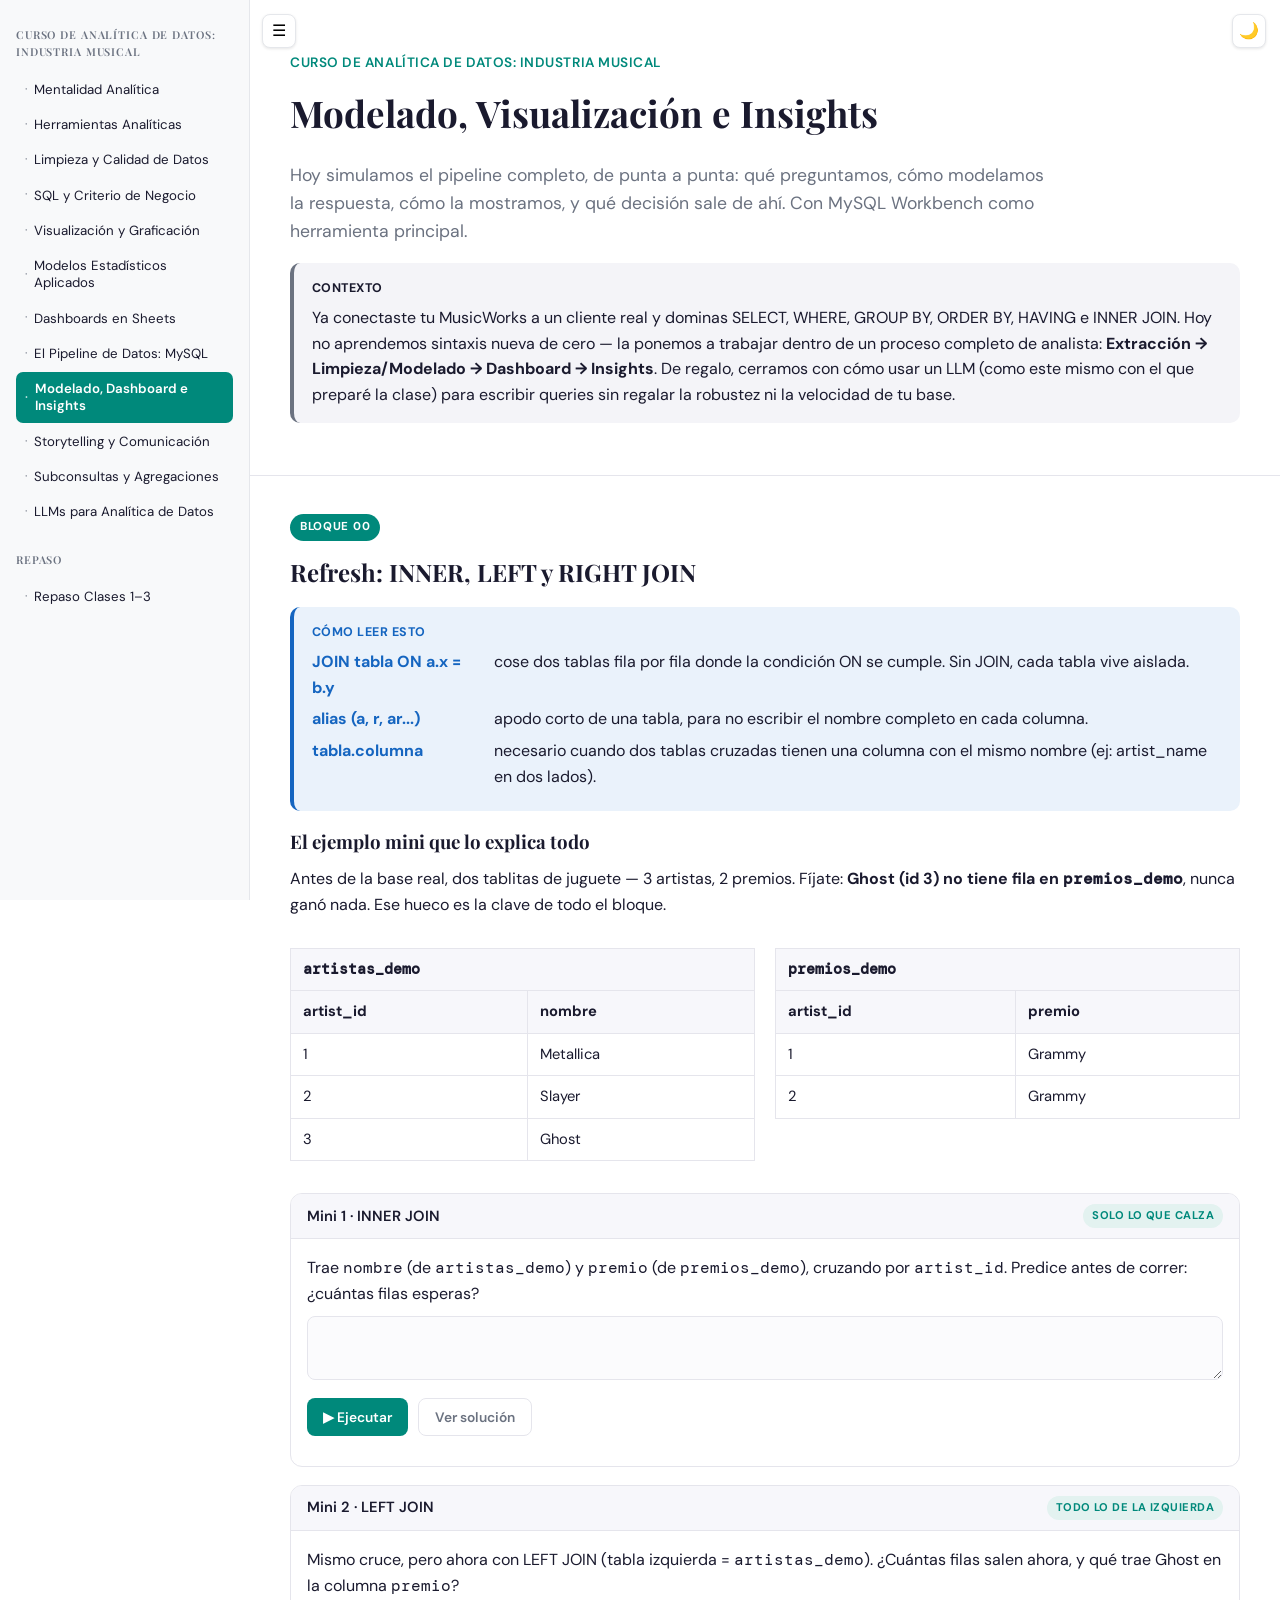
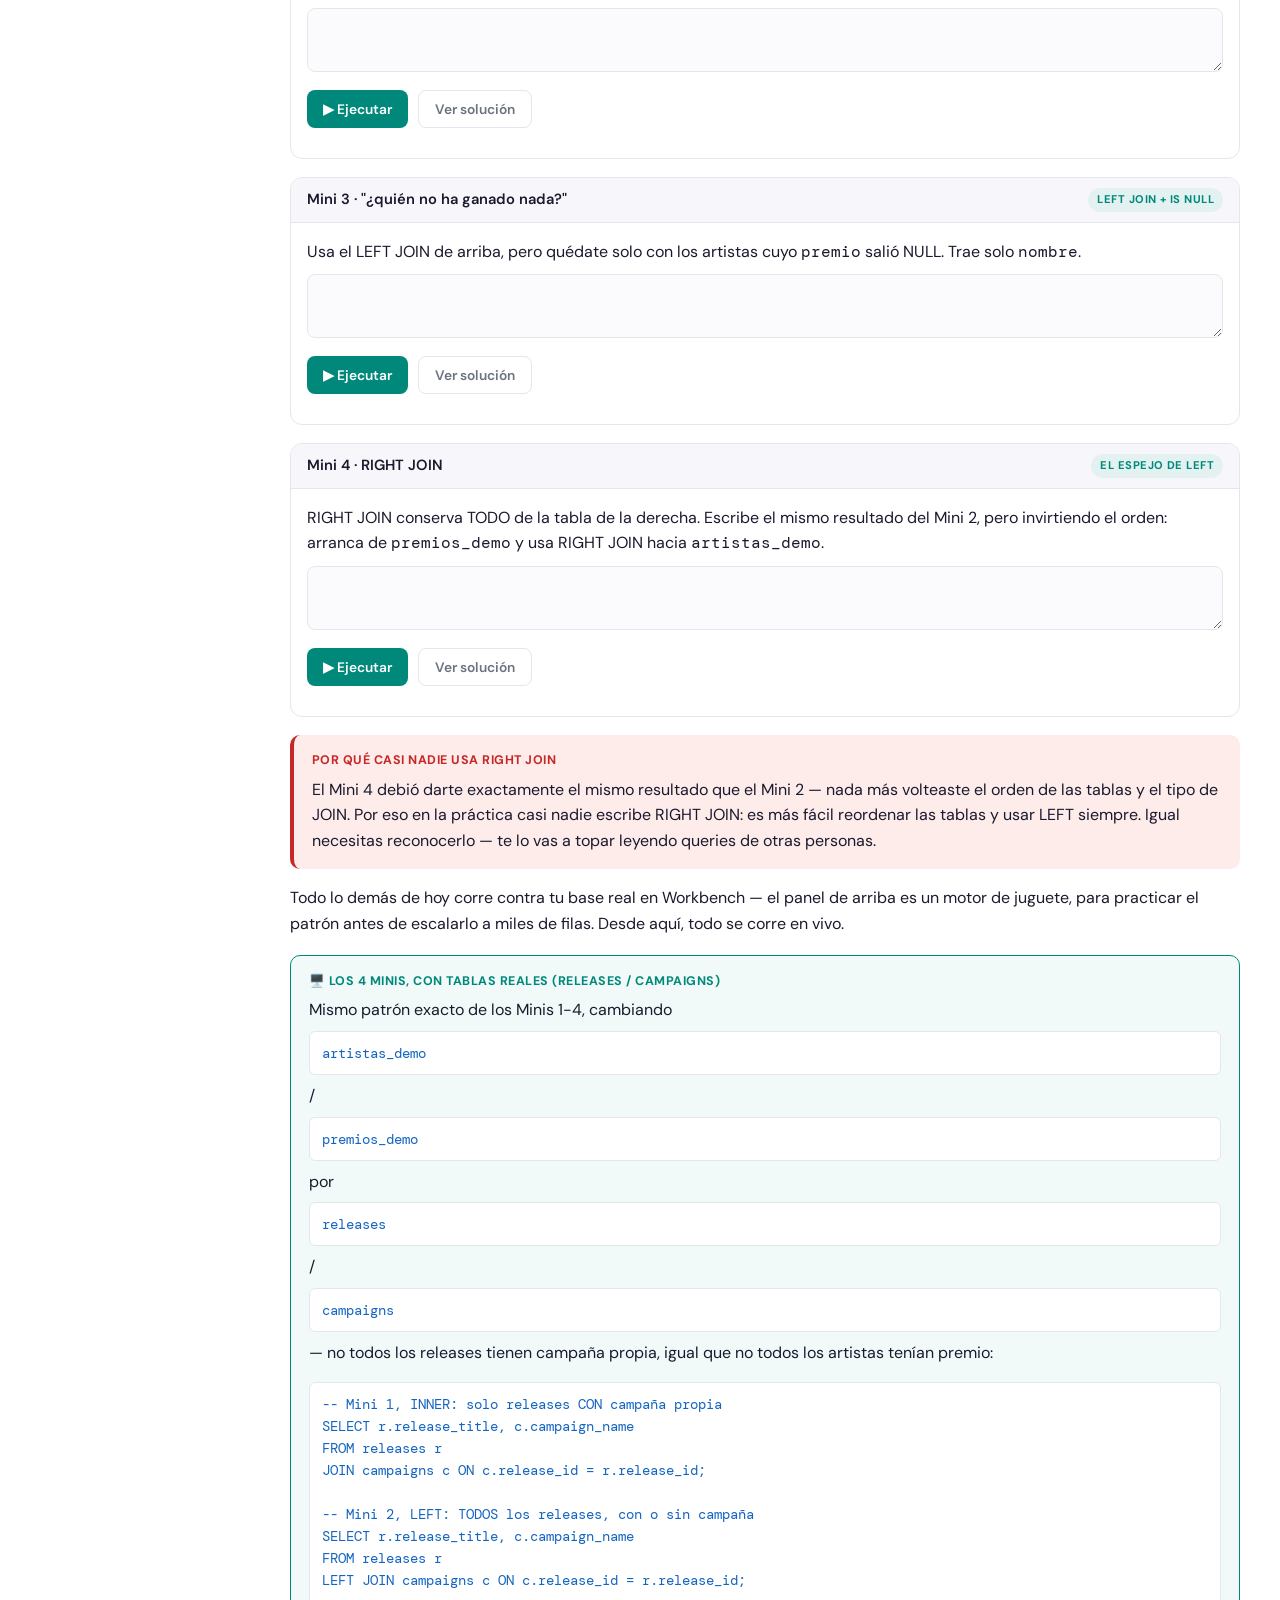
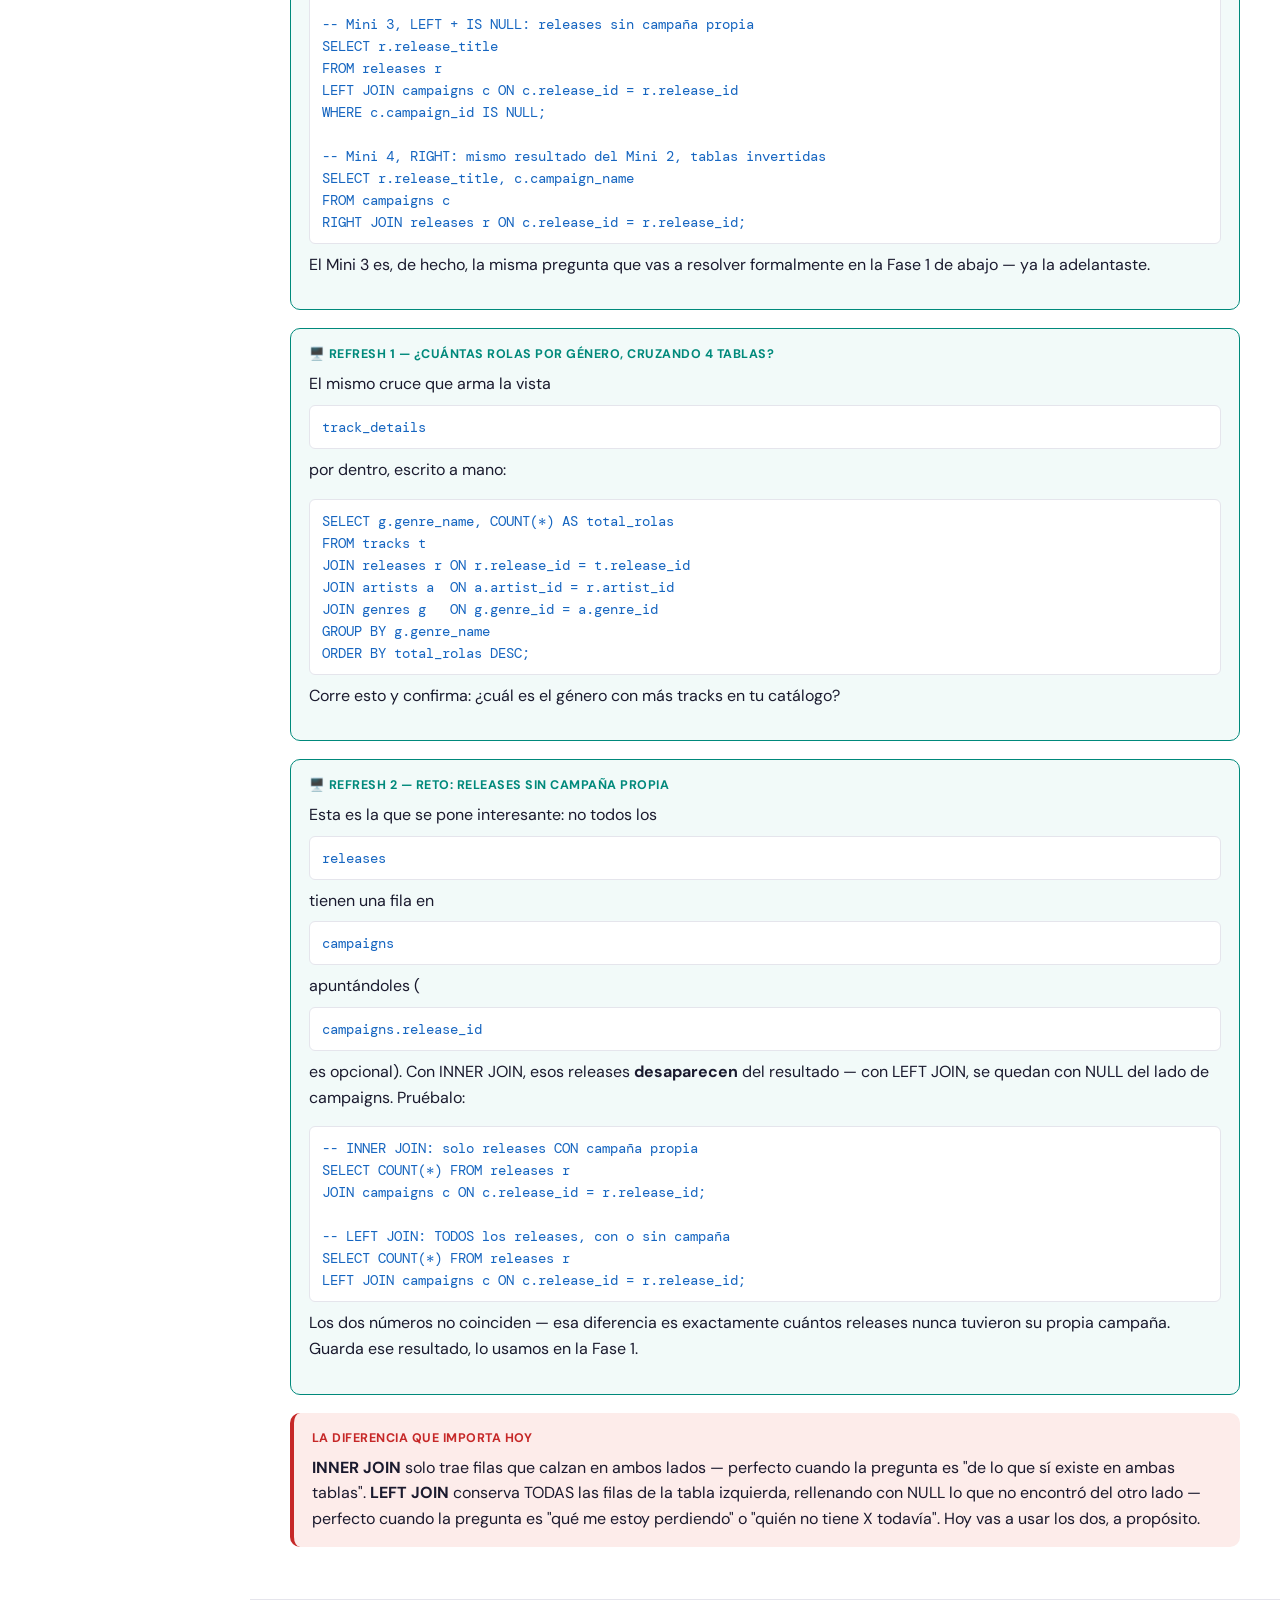
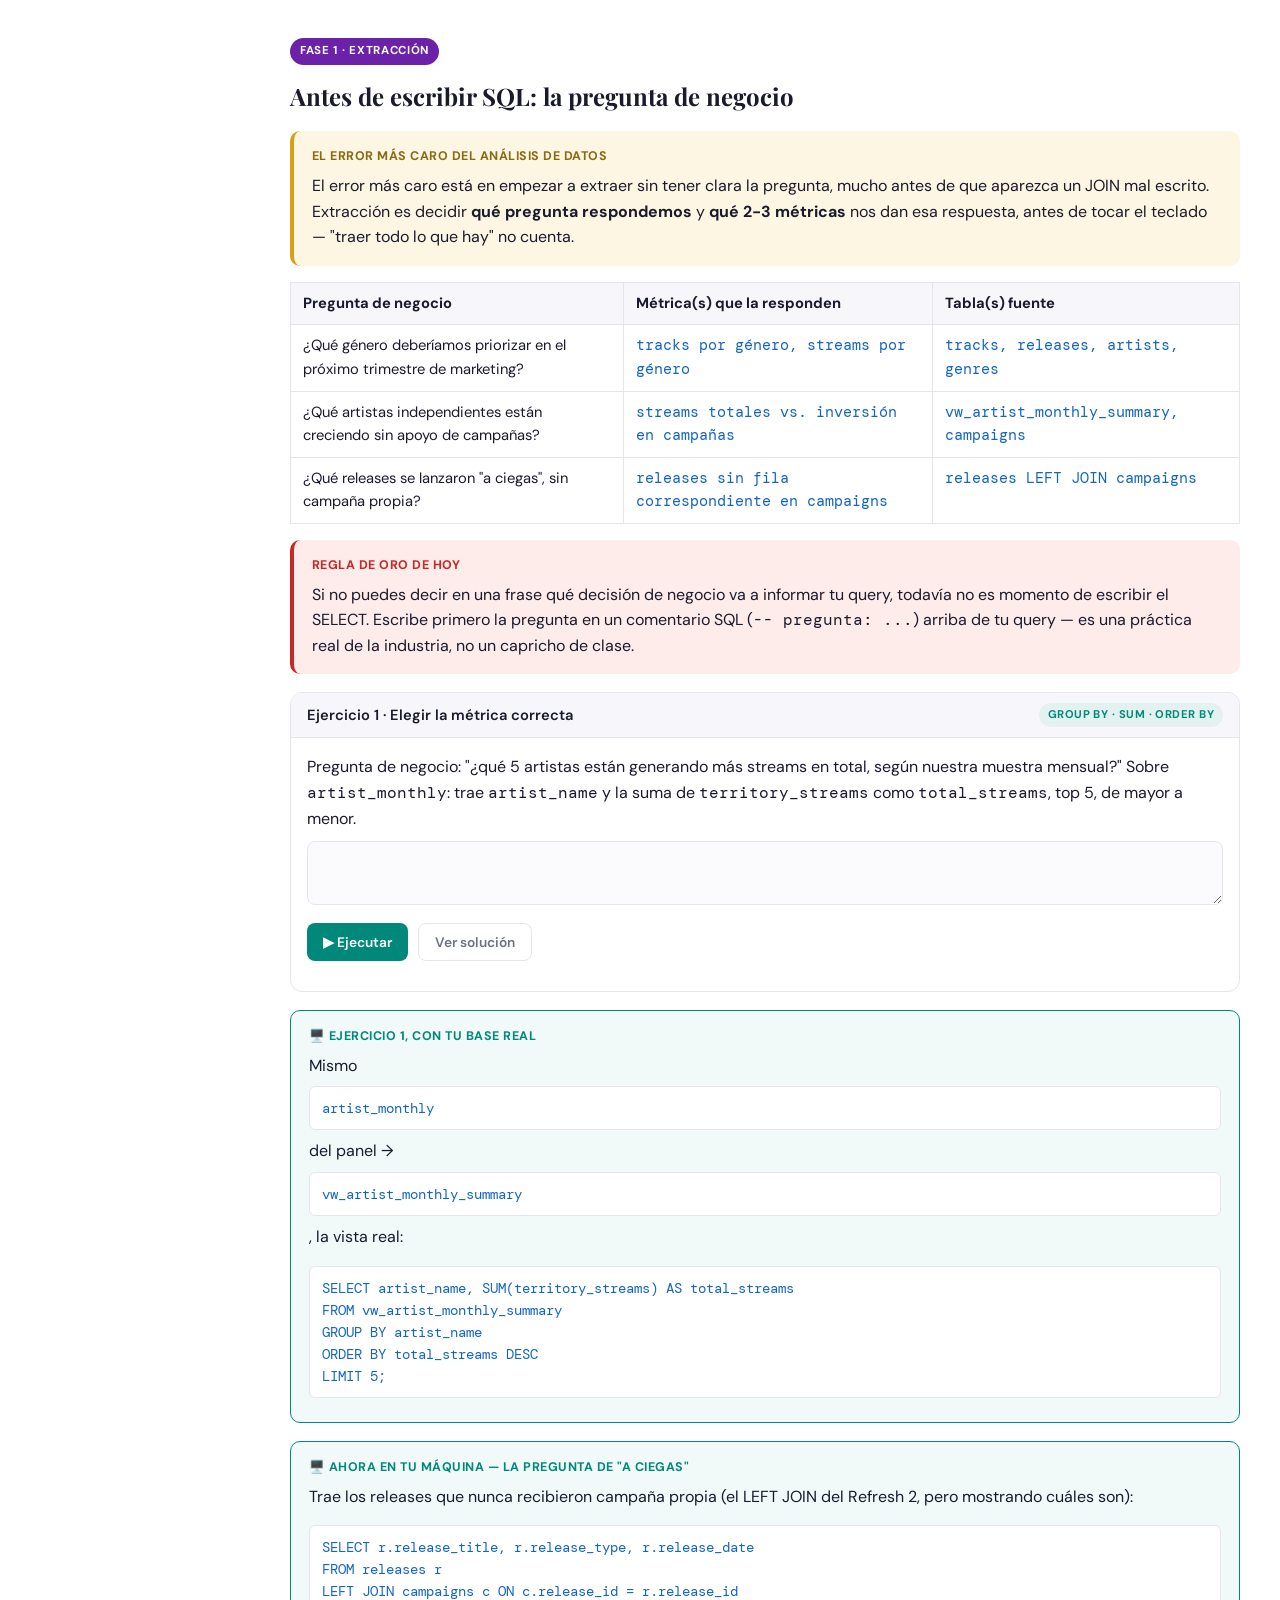
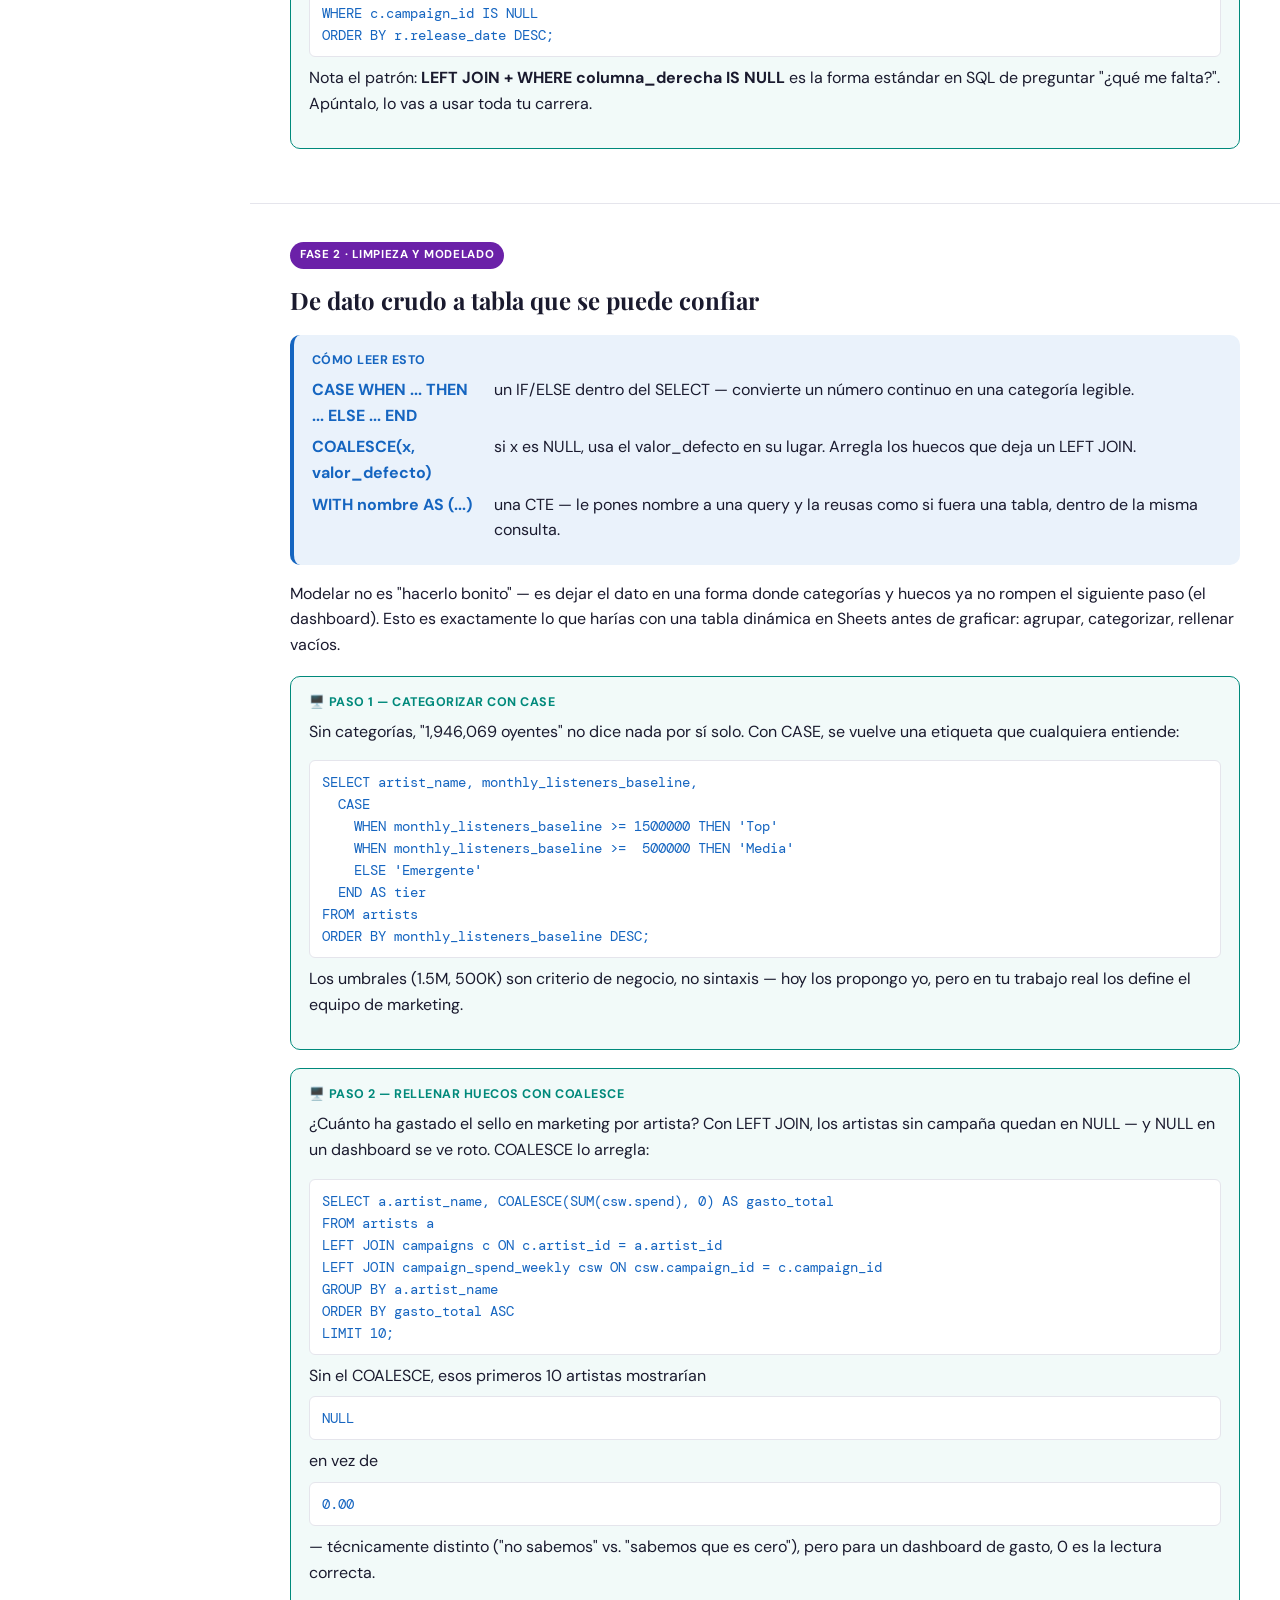
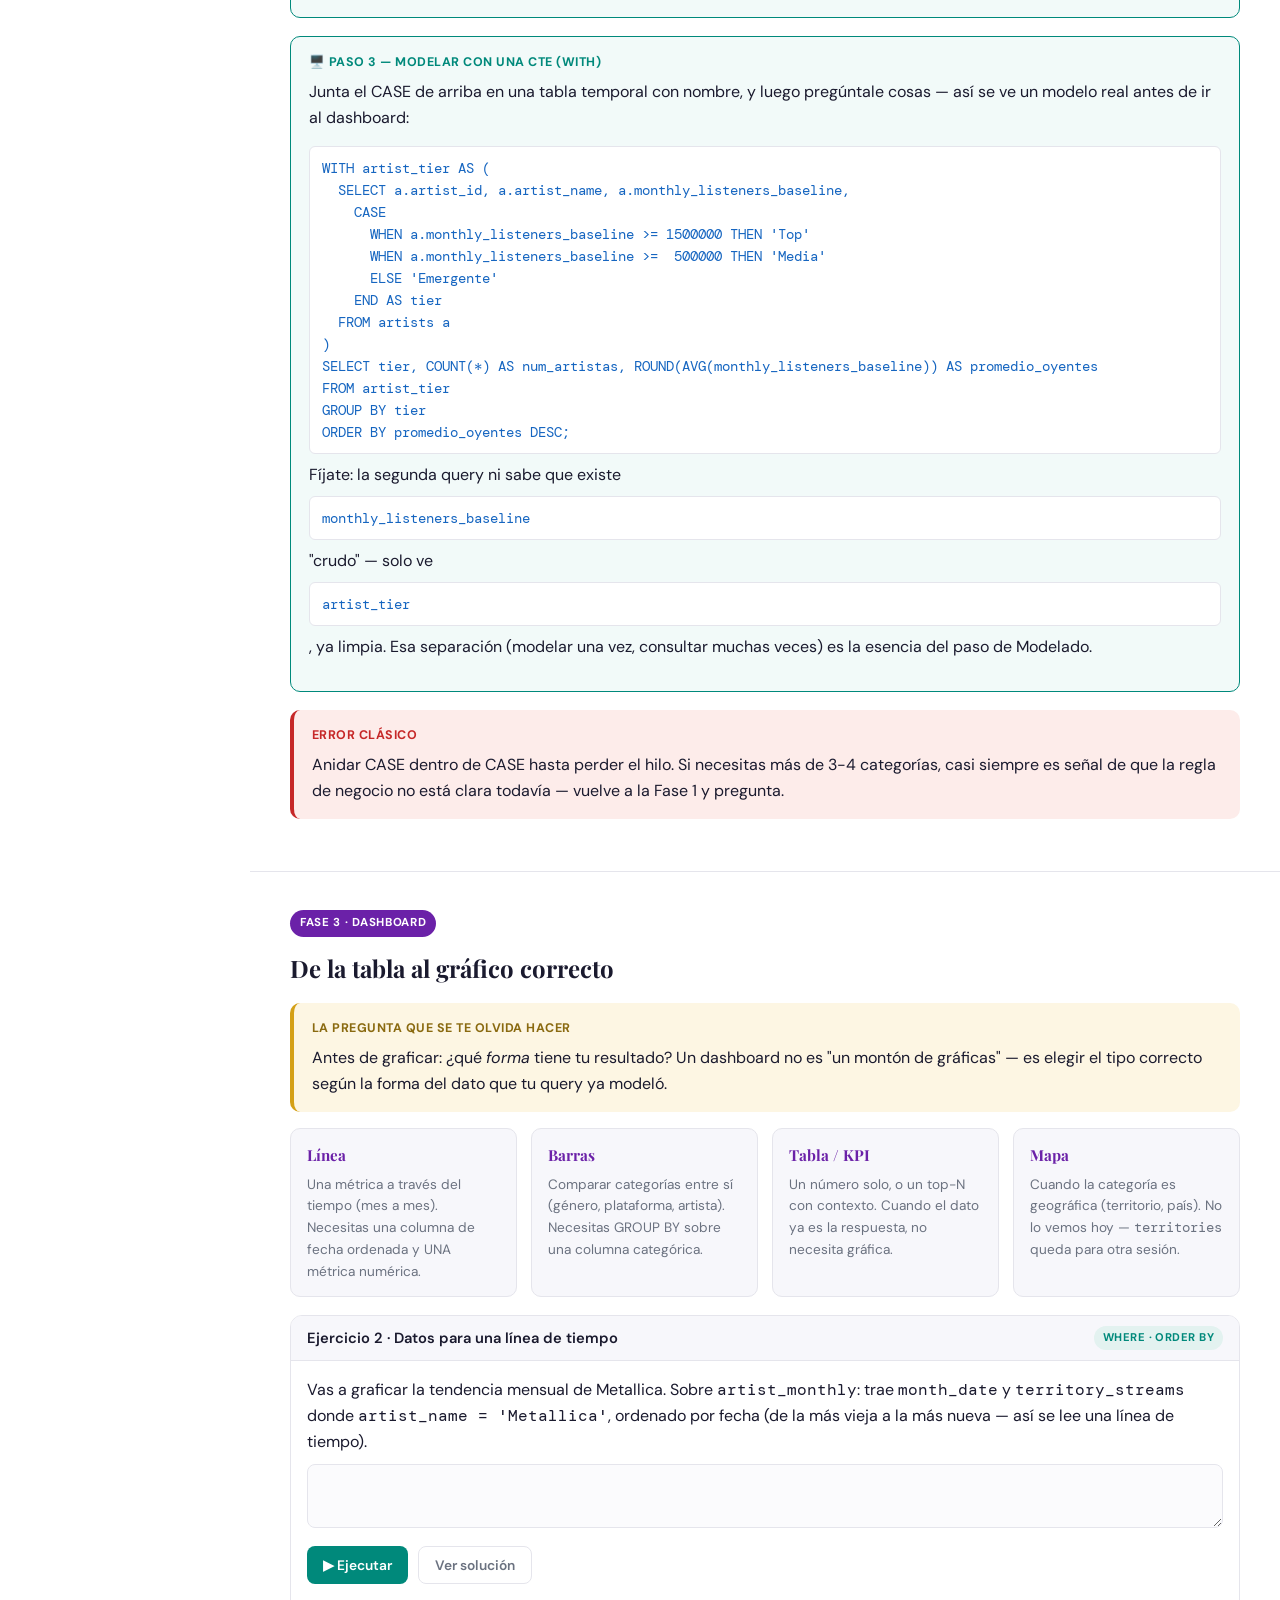
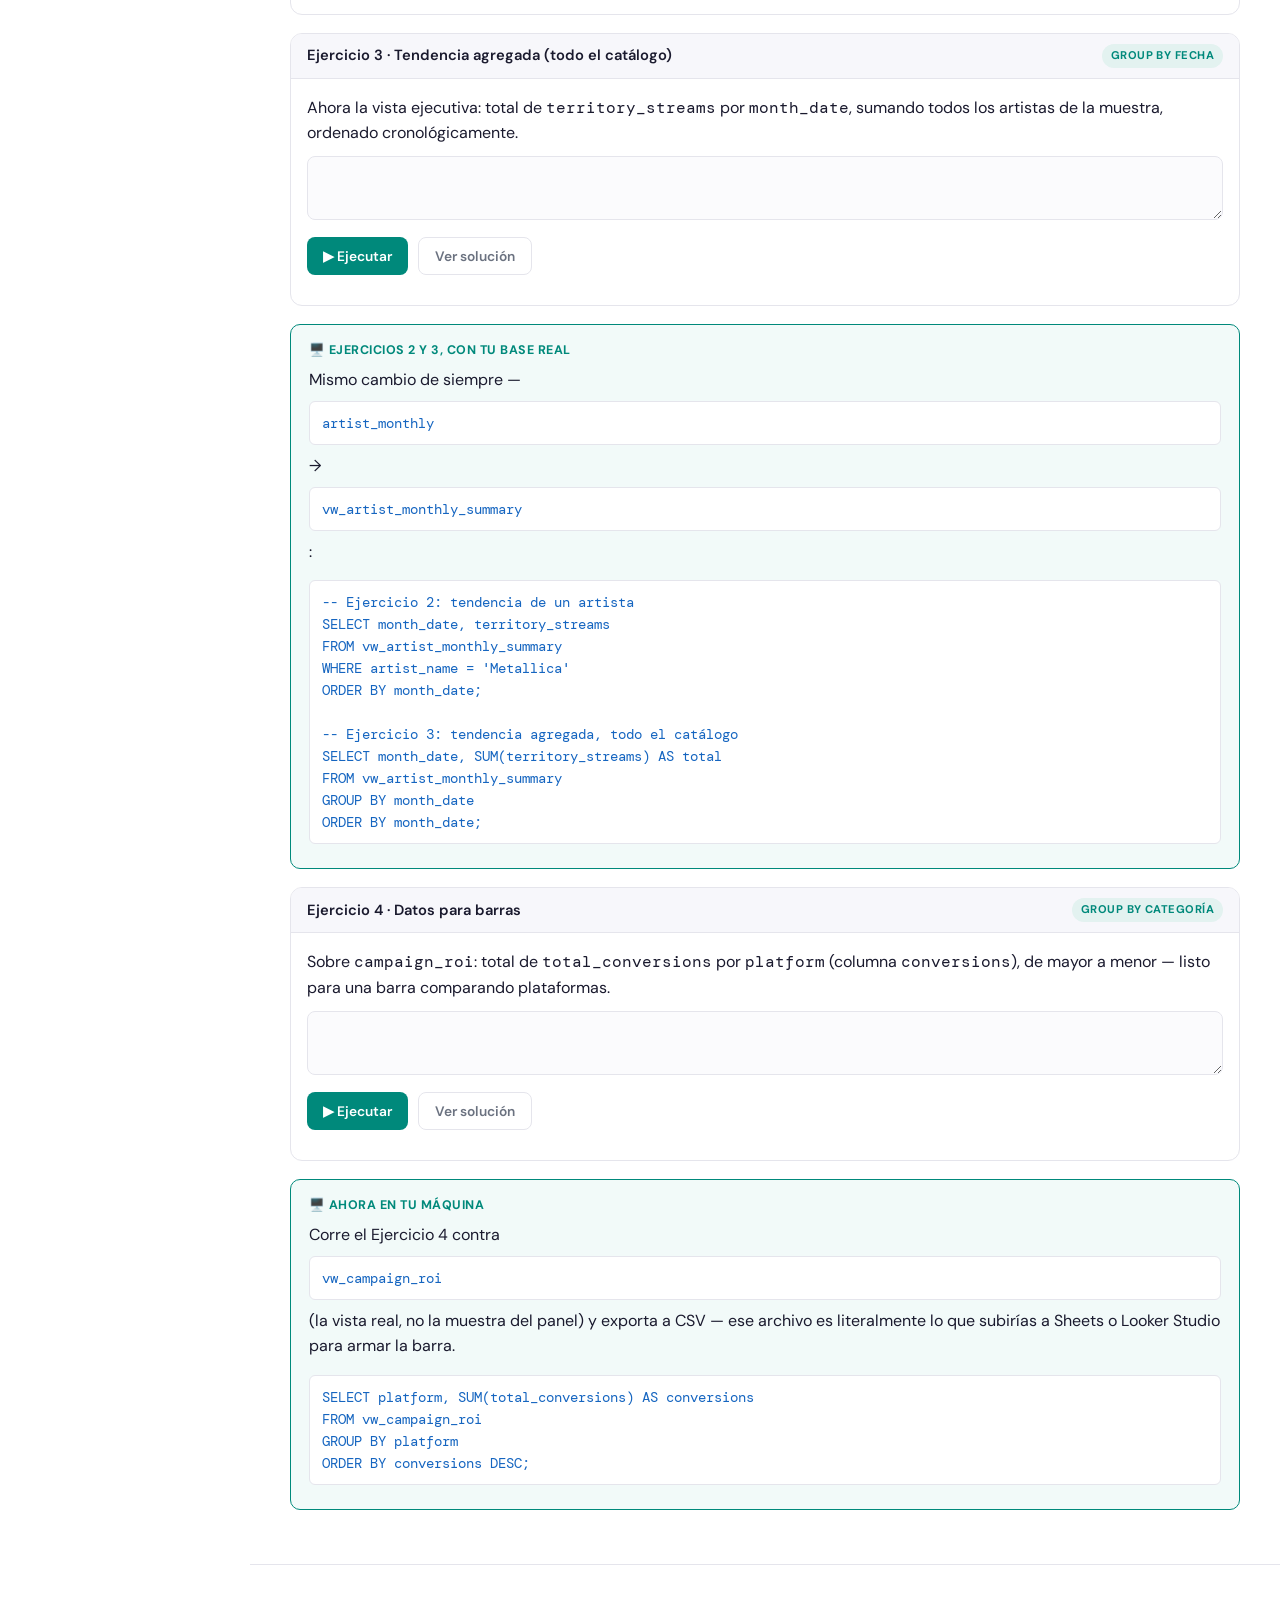
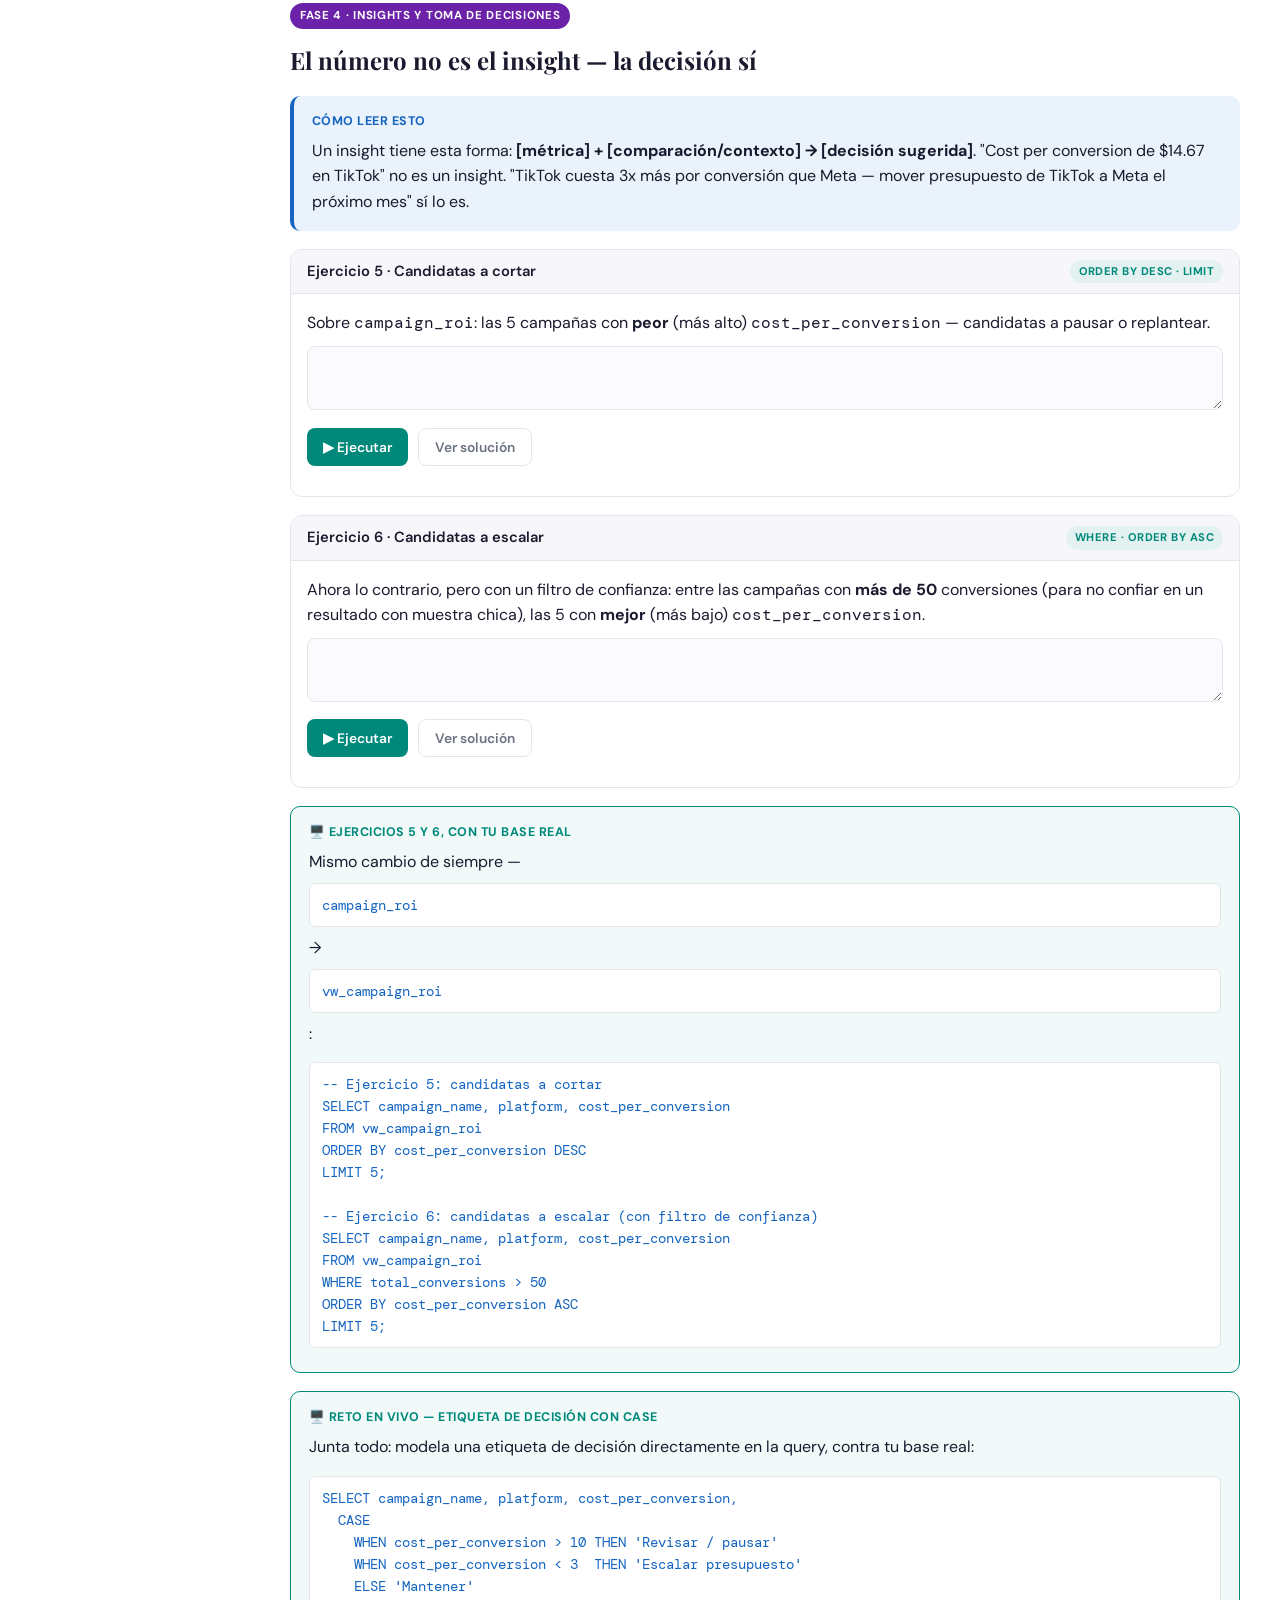
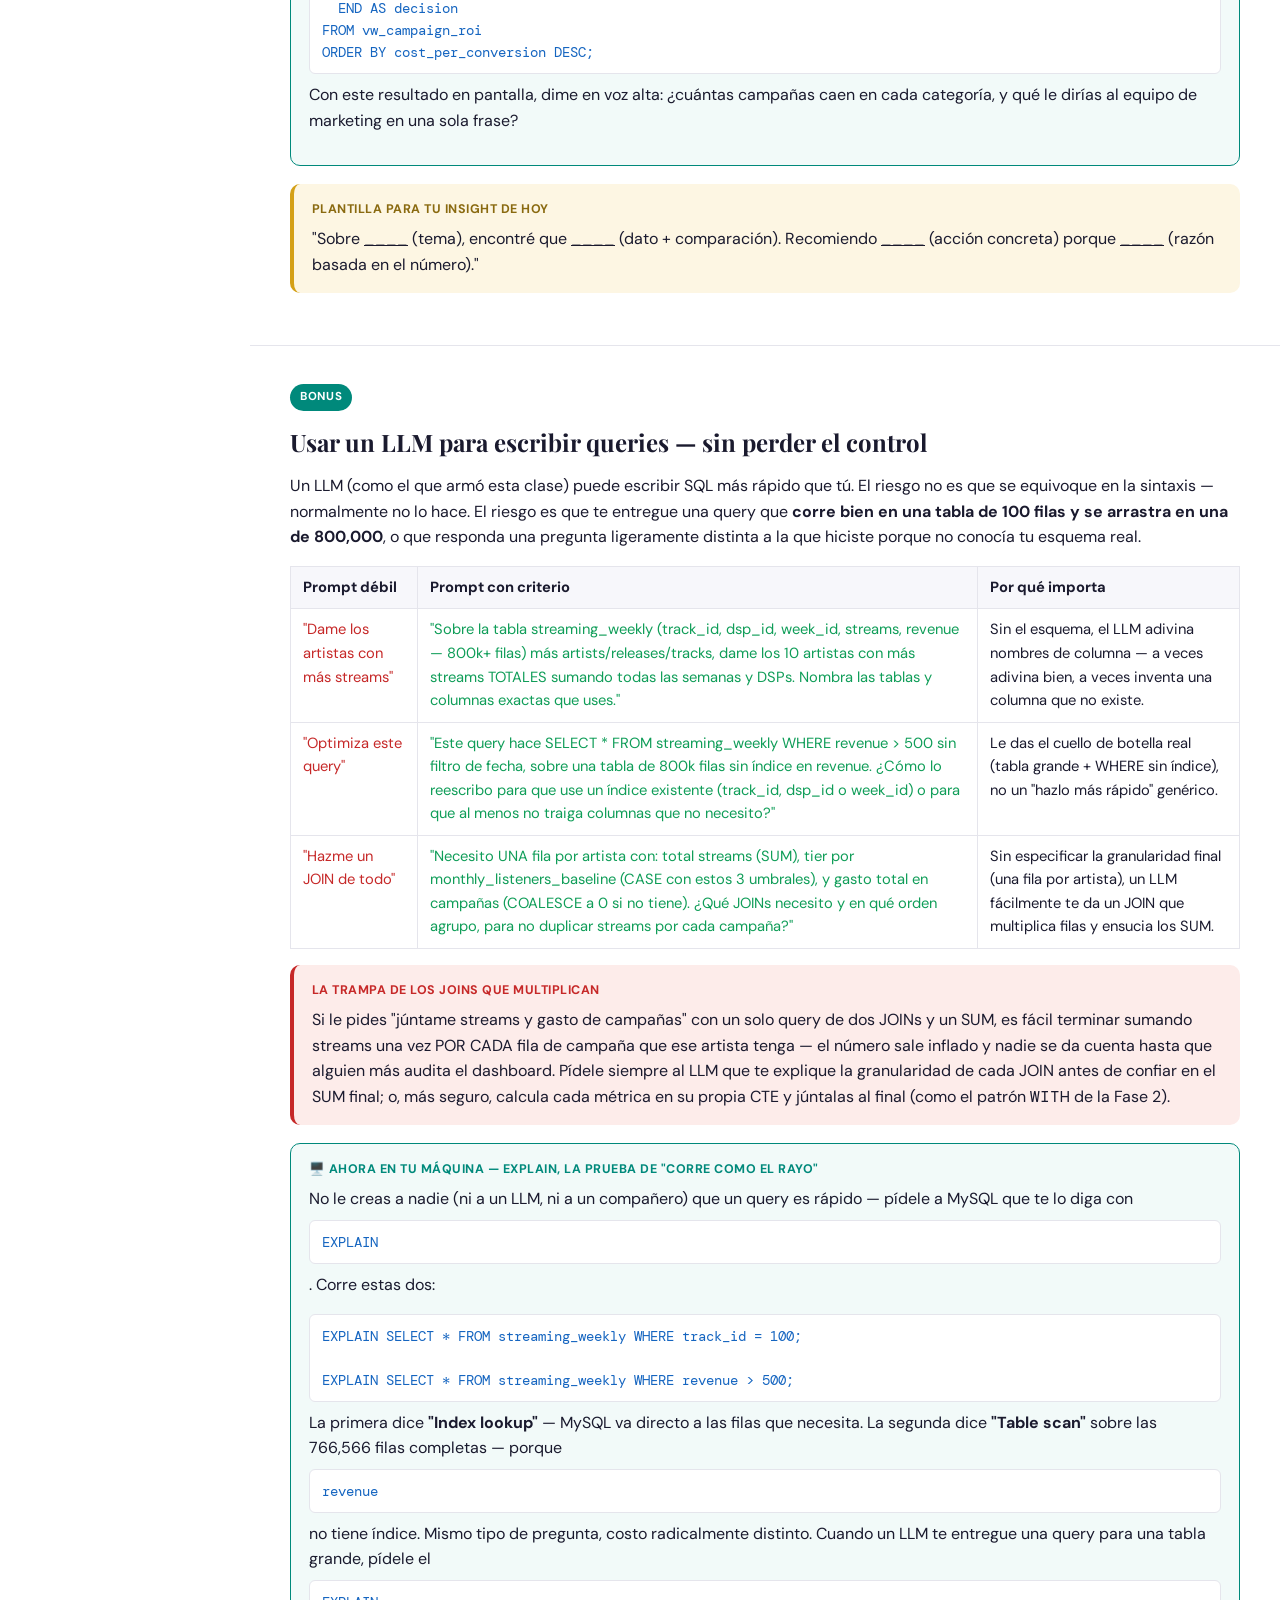
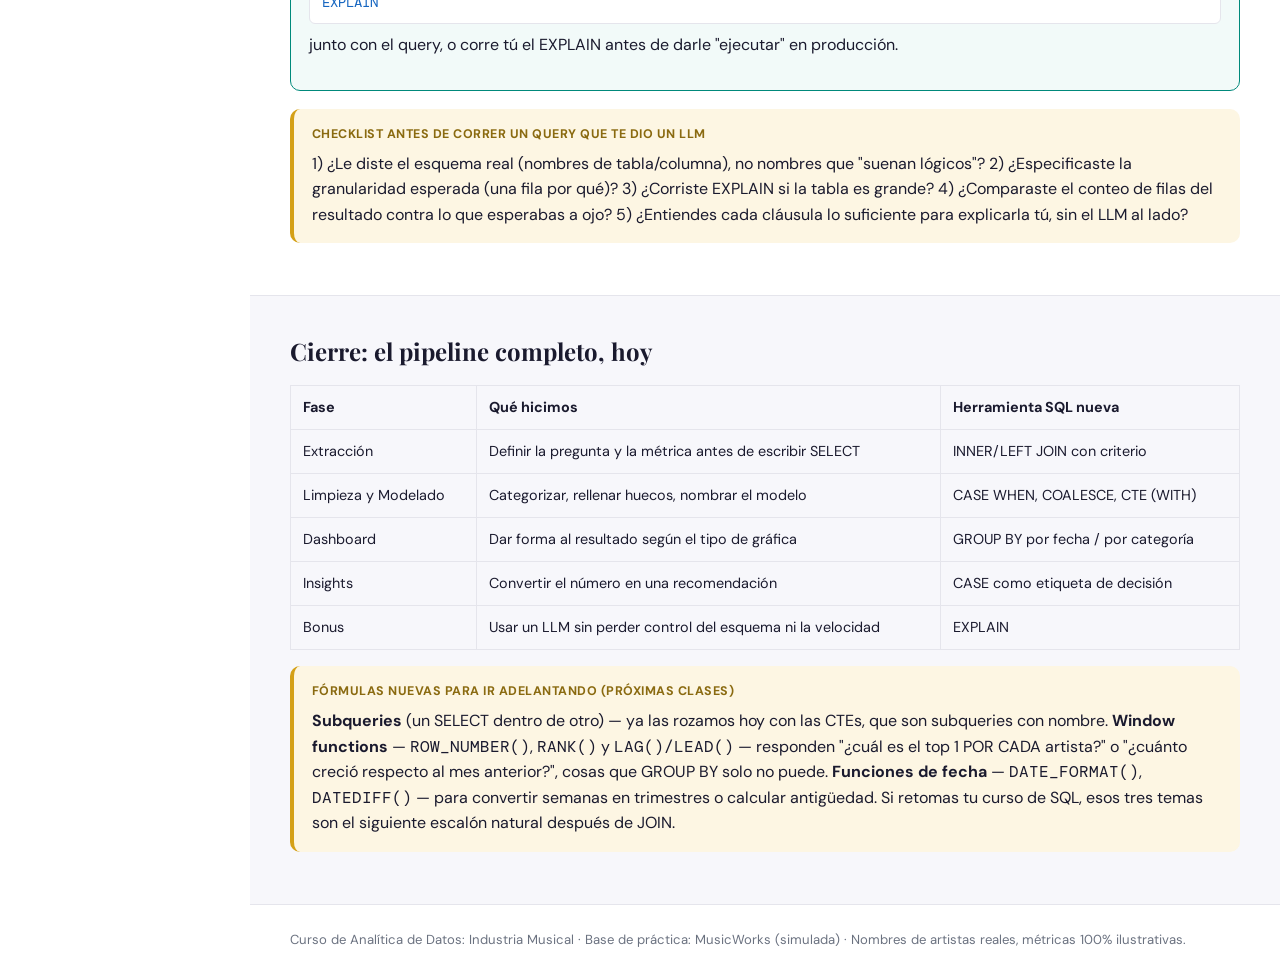
<file: clases/clase_modelado_dashboard_insights.html>
<!DOCTYPE html>
<html lang="es">
<head>
<meta charset="UTF-8">
<meta name="viewport" content="width=device-width, initial-scale=1.0">
<meta name="color-scheme" content="light">
<title>Modelado, Visualización e Insights</title>
<link rel="preconnect" href="https://fonts.googleapis.com">
<link rel="preconnect" href="https://fonts.gstatic.com" crossorigin>
<link href="https://fonts.googleapis.com/css2?family=Playfair+Display:ital,wght@0,400;0,700;0,900;1,400&family=DM+Sans:wght@300;400;500;600&family=DM+Mono:wght@400;500&display=swap" rel="stylesheet">
<link rel="stylesheet" href="shared-chrome.css?v=4">
<style>
:root{
  --ink:#1a1a2e; --teal:#00897B; --gold:#D4A017; --red:#C62828;
  --gray:#6B7280; --pu:#6B21A8; --sh:#0F9D58; --bl:#1565C0;
  --bg:#ffffff; --bg-soft:#f7f7fb; --border:#e5e5ec;
}
@media (prefers-color-scheme: dark){ :root{ color-scheme:light; } }
*{box-sizing:border-box;}
html{color-scheme:light;}
body{
  margin:0; background:var(--bg); color:var(--ink);
  font-family:'DM Sans',system-ui,sans-serif; line-height:1.6; font-size:16px;
}
h1,h2,h3,h4{font-family:'Playfair Display',serif; color:var(--ink); margin:0 0 .5em;}
code, .mono, .ex-input, .ex-table, .compare-table td.sql-col{font-family:'DM Mono',monospace;}
p{margin:0 0 1em;}
a{color:var(--teal);}

.hero{padding:52px 40px 36px; border-bottom:1px solid var(--border);}
.hero .kicker{color:var(--teal); font-weight:600; font-size:.85rem; letter-spacing:.04em; text-transform:uppercase; margin-bottom:10px;}
.hero h1{font-size:2.3rem; max-width:820px;}
.hero .sub{font-size:1.1rem; color:var(--gray); max-width:760px;}

section{padding:36px 40px; border-bottom:1px solid var(--border);}
.block-tag{
  display:inline-block; font-size:.72rem; font-weight:700; letter-spacing:.06em; text-transform:uppercase;
  color:#fff; background:var(--teal); padding:4px 10px; border-radius:999px; margin-bottom:12px;
}
.block-tag.fase{background:var(--pu);}
section h2{font-size:1.5rem;}

.hook, .ibox, .wbox, .read-box{
  border-radius:10px; padding:16px 18px; margin:16px 0; border-left:4px solid;
}
.hook{background:#f4f4f8; border-color:var(--gray);}
.ibox{background:#fdf6e3; border-color:var(--gold);}
.wbox{background:#fdecea; border-color:var(--red);}
.read-box{background:#eaf2fb; border-color:var(--bl);}
.hook p, .ibox p, .wbox p, .read-box p{margin:0 0 .6em;}
.hook p:last-child, .ibox p:last-child, .wbox p:last-child, .read-box p:last-child{margin-bottom:0;}
.box-label{font-weight:700; font-size:.78rem; text-transform:uppercase; letter-spacing:.04em; margin-bottom:6px; display:block;}
.ibox .box-label{color:#8a6a10;}
.wbox .box-label{color:var(--red);}
.read-box .box-label{color:var(--bl);}
.read-box-item{display:grid; grid-template-columns:170px 1fr; gap:4px 12px; margin:6px 0;}
.read-box-val{font-weight:700; color:var(--bl);}
.read-box-txt{color:var(--ink);}

.compare-table{width:100%; border-collapse:collapse; margin:14px 0; font-size:.92rem;}
.compare-table th, .compare-table td{border:1px solid var(--border); padding:9px 12px; text-align:left; vertical-align:top;}
.compare-table th{background:var(--bg-soft); font-weight:700;}
.compare-table td.sql-col{color:var(--bl);}
.compare-table td.bad{color:var(--red);}
.compare-table td.good{color:var(--sh);}

.sim{border:1px solid var(--border); border-radius:12px; margin:18px 0; overflow:hidden;}
.sim-head{display:flex; align-items:center; justify-content:space-between; background:var(--bg-soft); padding:10px 16px; border-bottom:1px solid var(--border);}
.sim-head .sim-title{font-weight:600; font-size:.92rem;}
.sim-tag{font-size:.7rem; font-weight:700; text-transform:uppercase; letter-spacing:.04em; color:var(--teal); background:#e3f2f0; padding:3px 9px; border-radius:999px;}
.sim-body{padding:16px;}
.ex-prompt{margin-bottom:10px;}
.ex-input{
  width:100%; min-height:64px; border:1px solid var(--border); border-radius:8px; padding:10px 12px;
  font-size:.92rem; resize:vertical; background:#fbfbfd; color:var(--ink);
}
.ex-actions{display:flex; gap:10px; margin-top:10px; flex-wrap:wrap;}
.ex-btn{
  border:none; border-radius:8px; padding:9px 16px; font-weight:600; font-size:.86rem; cursor:pointer;
  font-family:'DM Sans',sans-serif;
}
.ex-run{background:var(--teal); color:#fff;}
.ex-run:hover{background:#00695c;}
.ex-sol-toggle{background:#fff; color:var(--gray); border:1px solid var(--border);}
.ex-output{margin-top:14px;}
.ex-table-wrap{overflow-x:auto; border:1px solid var(--border); border-radius:8px;}
.ex-table{border-collapse:collapse; width:100%; font-size:.82rem; white-space:nowrap;}
.ex-table th, .ex-table td{padding:6px 10px; border-bottom:1px solid var(--border); text-align:left;}
.ex-table th{background:var(--bg-soft); position:sticky; top:0;}
.ex-null{color:var(--gray); font-style:italic;}
.ex-empty{color:var(--gray); font-style:italic; margin:8px 0 0;}
.ex-rowcount{font-size:.78rem; color:var(--gray); margin:8px 0 0;}
.ex-feedback{margin-top:10px; padding:9px 12px; border-radius:8px; font-size:.86rem; font-weight:600; display:none;}
.ex-feedback:not(:empty){display:block;}
.ex-feedback.ex-ok{background:#e6f4ea; color:#1e6b34;}
.ex-feedback.ex-warn{background:#fff4e0; color:#8a5a00;}
.ex-feedback.ex-err{background:#fdecea; color:var(--red); font-family:'DM Mono',monospace; font-weight:400; white-space:pre-wrap;}
.ex-solution{display:none; margin-top:10px; background:#f4f4f8; border-radius:8px; padding:10px 12px; font-size:.86rem;}
.ex-solution code{display:block; margin-top:4px; color:var(--bl);}

.machine-callout{
  border:1px solid var(--teal); border-radius:10px; padding:16px 18px; margin:18px 0; background:#f2faf9;
}
.machine-callout .box-label{color:var(--teal); display:flex; align-items:center; gap:6px;}
.machine-callout code{display:block; background:#fff; border:1px solid var(--border); border-radius:6px; padding:10px 12px; margin:8px 0; font-size:.86rem; color:var(--bl); overflow-x:auto; white-space:pre;}
.machine-callout ol{margin:0; padding-left:1.2em;}
.machine-callout li{margin-bottom:6px;}

.kpi-row{display:grid; grid-template-columns:repeat(auto-fit,minmax(180px,1fr)); gap:14px; margin:16px 0;}
.kpi-card{border:1px solid var(--border); border-radius:10px; padding:16px; background:var(--bg-soft);}
.kpi-card .kpi-label{font-size:.76rem; color:var(--gray); text-transform:uppercase; letter-spacing:.03em; margin-bottom:6px;}
.kpi-card .kpi-blank{
  border:2px dashed var(--border); border-radius:6px; min-height:34px; display:flex; align-items:center;
  padding:0 10px; color:var(--gray); font-family:'DM Mono',monospace; font-size:.9rem;
}

.steps{counter-reset:step; margin:16px 0;}
.step{display:flex; gap:12px; margin-bottom:14px;}
.step::before{
  counter-increment:step; content:counter(step); flex-shrink:0; width:26px; height:26px; border-radius:50%;
  background:var(--ink); color:#fff; display:flex; align-items:center; justify-content:center; font-size:.8rem; font-weight:700;
}
.step-body{padding-top:2px;}

.chart-grid{display:grid; grid-template-columns:repeat(auto-fit,minmax(200px,1fr)); gap:14px; margin:16px 0;}
.chart-card{border:1px solid var(--border); border-radius:10px; padding:14px 16px; background:var(--bg-soft);}
.chart-card h4{font-size:.95rem; margin-bottom:6px; color:var(--pu);}
.chart-card p{font-size:.85rem; color:var(--gray); margin:0;}

.summary-table{width:100%; border-collapse:collapse; margin:14px 0; font-size:.9rem;}
.summary-table th, .summary-table td{border:1px solid var(--border); padding:10px 12px; text-align:left;}
.summary-table th{background:var(--bg-soft);}

.closing{padding:36px 40px; background:var(--bg-soft);}
footer{padding:24px 40px; color:var(--gray); font-size:.82rem; border-top:1px solid var(--border);}

/* Modo oscuro — estas cajas usan fondo hex fijo, no var(), así que
   shared-chrome.css no las alcanza. Se sobreescriben aquí. */
html[data-theme="dark"] .hook{background:#1b1b26;}
html[data-theme="dark"] .ibox{background:#2b2410;}
html[data-theme="dark"] .ibox .box-label{color:#E8B93D;}
html[data-theme="dark"] .wbox{background:#2e1518;}
html[data-theme="dark"] .read-box{background:#14232f;}
html[data-theme="dark"] .machine-callout{background:#0d2b28;}
html[data-theme="dark"] .machine-callout code{background:#14141c;}
html[data-theme="dark"] .write-input, html[data-theme="dark"] .ex-input{background:#1b1b26;}
html[data-theme="dark"] .ex-solution{background:#1b1b26;}
html[data-theme="dark"] .ex-sol-toggle{background:#1b1b26; color:#9CA3AF;}
html[data-theme="dark"] .ex-feedback.ex-ok{background:#0f2a1c; color:#3FDB9B;}
html[data-theme="dark"] .ex-feedback.ex-warn{background:#2b2410; color:#E8B93D;}
html[data-theme="dark"] .ex-feedback.ex-err{background:#2e1518;}
</style>
</head>
<body>
<div class="hero">
  <div class="kicker">Curso de Analítica de Datos: Industria Musical</div>
  <h1>Modelado, Visualización e Insights</h1>
  <p class="sub">Hoy simulamos el pipeline completo, de punta a punta: qué preguntamos, cómo modelamos la respuesta, cómo la mostramos, y qué decisión sale de ahí. Con MySQL Workbench como herramienta principal.</p>
  <div class="hook">
    <span class="box-label">Contexto</span>
    <p>Ya conectaste tu MusicWorks a un cliente real y dominas SELECT, WHERE, GROUP BY, ORDER BY, HAVING e INNER JOIN. Hoy no aprendemos sintaxis nueva de cero — la ponemos a trabajar dentro de un proceso completo de analista: <strong>Extracción → Limpieza/Modelado → Dashboard → Insights</strong>. De regalo, cerramos con cómo usar un LLM (como este mismo con el que preparé la clase) para escribir queries sin regalar la robustez ni la velocidad de tu base.</p>
  </div>
</div>

<section id="bloque-00">
  <span class="block-tag">Bloque 00</span>
  <h2>Refresh: INNER, LEFT y RIGHT JOIN</h2>
  <div class="read-box">
    <span class="box-label">Cómo leer esto</span>
    <div class="read-box-item"><span class="read-box-val">JOIN tabla ON a.x = b.y</span> <span class="read-box-txt">cose dos tablas fila por fila donde la condición ON se cumple. Sin JOIN, cada tabla vive aislada.</span></div>
    <div class="read-box-item"><span class="read-box-val">alias (a, r, ar...)</span> <span class="read-box-txt">apodo corto de una tabla, para no escribir el nombre completo en cada columna.</span></div>
    <div class="read-box-item"><span class="read-box-val">tabla.columna</span> <span class="read-box-txt">necesario cuando dos tablas cruzadas tienen una columna con el mismo nombre (ej: artist_name en dos lados).</span></div>
  </div>

  <h3>El ejemplo mini que lo explica todo</h3>
  <p>Antes de la base real, dos tablitas de juguete — 3 artistas, 2 premios. Fíjate: <strong>Ghost (id 3) no tiene fila en <code>premios_demo</code></strong>, nunca ganó nada. Ese hueco es la clave de todo el bloque.</p>

  <div style="display:flex; gap:20px; flex-wrap:wrap; margin:16px 0;">
    <div style="flex:1; min-width:200px;">
      <table class="compare-table">
        <thead><tr><th colspan="2"><code>artistas_demo</code></th></tr><tr><th>artist_id</th><th>nombre</th></tr></thead>
        <tbody>
          <tr><td>1</td><td>Metallica</td></tr>
          <tr><td>2</td><td>Slayer</td></tr>
          <tr><td>3</td><td>Ghost</td></tr>
        </tbody>
      </table>
    </div>
    <div style="flex:1; min-width:200px;">
      <table class="compare-table">
        <thead><tr><th colspan="2"><code>premios_demo</code></th></tr><tr><th>artist_id</th><th>premio</th></tr></thead>
        <tbody>
          <tr><td>1</td><td>Grammy</td></tr>
          <tr><td>2</td><td>Grammy</td></tr>
        </tbody>
      </table>
    </div>
  </div>

  <div class="sim" id="exj1">
    <div class="sim-head"><span class="sim-title">Mini 1 · INNER JOIN</span> <span class="sim-tag">solo lo que calza</span></div>
    <div class="sim-body">
      <p class="ex-prompt">Trae <code>nombre</code> (de <code>artistas_demo</code>) y <code>premio</code> (de <code>premios_demo</code>), cruzando por <code>artist_id</code>. Predice antes de correr: ¿cuántas filas esperas?</p>
      <textarea class="ex-input" spellcheck="false"></textarea>
      <div class="ex-actions"><button class="ex-btn ex-run">▶ Ejecutar</button><button class="ex-btn ex-sol-toggle">Ver solución</button></div>
      <div class="ex-solution">Una forma válida:<code>SELECT a.nombre, p.premio FROM artistas_demo a JOIN premios_demo p ON p.artist_id = a.artist_id;</code></div>
      <div class="ex-output"></div>
      <div class="ex-feedback"></div>
    </div>
  </div>

  <div class="sim" id="exj2">
    <div class="sim-head"><span class="sim-title">Mini 2 · LEFT JOIN</span> <span class="sim-tag">todo lo de la izquierda</span></div>
    <div class="sim-body">
      <p class="ex-prompt">Mismo cruce, pero ahora con LEFT JOIN (tabla izquierda = <code>artistas_demo</code>). ¿Cuántas filas salen ahora, y qué trae Ghost en la columna <code>premio</code>?</p>
      <textarea class="ex-input" spellcheck="false"></textarea>
      <div class="ex-actions"><button class="ex-btn ex-run">▶ Ejecutar</button><button class="ex-btn ex-sol-toggle">Ver solución</button></div>
      <div class="ex-solution">Una forma válida:<code>SELECT a.nombre, p.premio FROM artistas_demo a LEFT JOIN premios_demo p ON p.artist_id = a.artist_id;</code></div>
      <div class="ex-output"></div>
      <div class="ex-feedback"></div>
    </div>
  </div>

  <div class="sim" id="exj3">
    <div class="sim-head"><span class="sim-title">Mini 3 · "¿quién no ha ganado nada?"</span> <span class="sim-tag">LEFT JOIN + IS NULL</span></div>
    <div class="sim-body">
      <p class="ex-prompt">Usa el LEFT JOIN de arriba, pero quédate solo con los artistas cuyo <code>premio</code> salió NULL. Trae solo <code>nombre</code>.</p>
      <textarea class="ex-input" spellcheck="false"></textarea>
      <div class="ex-actions"><button class="ex-btn ex-run">▶ Ejecutar</button><button class="ex-btn ex-sol-toggle">Ver solución</button></div>
      <div class="ex-solution">Una forma válida:<code>SELECT a.nombre FROM artistas_demo a LEFT JOIN premios_demo p ON p.artist_id = a.artist_id WHERE p.premio IS NULL;</code></div>
      <div class="ex-output"></div>
      <div class="ex-feedback"></div>
    </div>
  </div>

  <div class="sim" id="exj4">
    <div class="sim-head"><span class="sim-title">Mini 4 · RIGHT JOIN</span> <span class="sim-tag">el espejo de LEFT</span></div>
    <div class="sim-body">
      <p class="ex-prompt">RIGHT JOIN conserva TODO de la tabla de la derecha. Escribe el mismo resultado del Mini 2, pero invirtiendo el orden: arranca de <code>premios_demo</code> y usa RIGHT JOIN hacia <code>artistas_demo</code>.</p>
      <textarea class="ex-input" spellcheck="false"></textarea>
      <div class="ex-actions"><button class="ex-btn ex-run">▶ Ejecutar</button><button class="ex-btn ex-sol-toggle">Ver solución</button></div>
      <div class="ex-solution">Una forma válida:<code>SELECT a.nombre, p.premio FROM premios_demo p RIGHT JOIN artistas_demo a ON p.artist_id = a.artist_id;</code></div>
      <div class="ex-output"></div>
      <div class="ex-feedback"></div>
    </div>
  </div>

  <div class="wbox">
    <span class="box-label">Por qué casi nadie usa RIGHT JOIN</span>
    <p>El Mini 4 debió darte exactamente el mismo resultado que el Mini 2 — nada más volteaste el orden de las tablas y el tipo de JOIN. Por eso en la práctica casi nadie escribe RIGHT JOIN: es más fácil reordenar las tablas y usar LEFT siempre. Igual necesitas reconocerlo — te lo vas a topar leyendo queries de otras personas.</p>
  </div>

  <p>Todo lo demás de hoy corre contra tu base real en Workbench — el panel de arriba es un motor de juguete, para practicar el patrón antes de escalarlo a miles de filas. Desde aquí, todo se corre en vivo.</p>

  <div class="machine-callout">
    <span class="box-label">🖥️ Los 4 Minis, con tablas reales (releases / campaigns)</span>
    <p>Mismo patrón exacto de los Minis 1-4, cambiando <code>artistas_demo</code>/<code>premios_demo</code> por <code>releases</code>/<code>campaigns</code> — no todos los releases tienen campaña propia, igual que no todos los artistas tenían premio:</p>
    <code>-- Mini 1, INNER: solo releases CON campaña propia
SELECT r.release_title, c.campaign_name
FROM releases r
JOIN campaigns c ON c.release_id = r.release_id;

-- Mini 2, LEFT: TODOS los releases, con o sin campaña
SELECT r.release_title, c.campaign_name
FROM releases r
LEFT JOIN campaigns c ON c.release_id = r.release_id;

-- Mini 3, LEFT + IS NULL: releases sin campaña propia
SELECT r.release_title
FROM releases r
LEFT JOIN campaigns c ON c.release_id = r.release_id
WHERE c.campaign_id IS NULL;

-- Mini 4, RIGHT: mismo resultado del Mini 2, tablas invertidas
SELECT r.release_title, c.campaign_name
FROM campaigns c
RIGHT JOIN releases r ON c.release_id = r.release_id;</code>
    <p>El Mini 3 es, de hecho, la misma pregunta que vas a resolver formalmente en la Fase 1 de abajo — ya la adelantaste.</p>
  </div>

  <div class="machine-callout">
    <span class="box-label">🖥️ Refresh 1 — ¿cuántas rolas por género, cruzando 4 tablas?</span>
    <p>El mismo cruce que arma la vista <code>track_details</code> por dentro, escrito a mano:</p>
    <code>SELECT g.genre_name, COUNT(*) AS total_rolas
FROM tracks t
JOIN releases r ON r.release_id = t.release_id
JOIN artists a  ON a.artist_id = r.artist_id
JOIN genres g   ON g.genre_id = a.genre_id
GROUP BY g.genre_name
ORDER BY total_rolas DESC;</code>
    <p>Corre esto y confirma: ¿cuál es el género con más tracks en tu catálogo?</p>
  </div>

  <div class="machine-callout">
    <span class="box-label">🖥️ Refresh 2 — reto: releases sin campaña propia</span>
    <p>Esta es la que se pone interesante: no todos los <code>releases</code> tienen una fila en <code>campaigns</code> apuntándoles (<code>campaigns.release_id</code> es opcional). Con INNER JOIN, esos releases <strong>desaparecen</strong> del resultado — con LEFT JOIN, se quedan con NULL del lado de campaigns. Pruébalo:</p>
    <code>-- INNER JOIN: solo releases CON campaña propia
SELECT COUNT(*) FROM releases r
JOIN campaigns c ON c.release_id = r.release_id;

-- LEFT JOIN: TODOS los releases, con o sin campaña
SELECT COUNT(*) FROM releases r
LEFT JOIN campaigns c ON c.release_id = r.release_id;</code>
    <p>Los dos números no coinciden — esa diferencia es exactamente cuántos releases nunca tuvieron su propia campaña. Guarda ese resultado, lo usamos en la Fase 1.</p>
  </div>

  <div class="wbox">
    <span class="box-label">La diferencia que importa hoy</span>
    <p><strong>INNER JOIN</strong> solo trae filas que calzan en ambos lados — perfecto cuando la pregunta es "de lo que sí existe en ambas tablas". <strong>LEFT JOIN</strong> conserva TODAS las filas de la tabla izquierda, rellenando con NULL lo que no encontró del otro lado — perfecto cuando la pregunta es "qué me estoy perdiendo" o "quién no tiene X todavía". Hoy vas a usar los dos, a propósito.</p>
  </div>
</section>

<section id="bloque-01">
  <span class="block-tag fase">Fase 1 · Extracción</span>
  <h2>Antes de escribir SQL: la pregunta de negocio</h2>
  <div class="ibox">
    <span class="box-label">El error más caro del análisis de datos</span>
    <p>El error más caro está en empezar a extraer sin tener clara la pregunta, mucho antes de que aparezca un JOIN mal escrito. Extracción es decidir <strong>qué pregunta respondemos</strong> y <strong>qué 2-3 métricas</strong> nos dan esa respuesta, antes de tocar el teclado — "traer todo lo que hay" no cuenta.</p>
  </div>

  <table class="compare-table">
    <thead><tr><th>Pregunta de negocio</th><th>Métrica(s) que la responden</th><th>Tabla(s) fuente</th></tr></thead>
    <tbody>
      <tr><td>¿Qué género deberíamos priorizar en el próximo trimestre de marketing?</td><td class="sql-col">tracks por género, streams por género</td><td class="sql-col">tracks, releases, artists, genres</td></tr>
      <tr><td>¿Qué artistas independientes están creciendo sin apoyo de campañas?</td><td class="sql-col">streams totales vs. inversión en campañas</td><td class="sql-col">vw_artist_monthly_summary, campaigns</td></tr>
      <tr><td>¿Qué releases se lanzaron "a ciegas", sin campaña propia?</td><td class="sql-col">releases sin fila correspondiente en campaigns</td><td class="sql-col">releases LEFT JOIN campaigns</td></tr>
    </tbody>
  </table>

  <div class="wbox">
    <span class="box-label">Regla de oro de hoy</span>
    <p>Si no puedes decir en una frase qué decisión de negocio va a informar tu query, todavía no es momento de escribir el SELECT. Escribe primero la pregunta en un comentario SQL (<code>-- pregunta: ...</code>) arriba de tu query — es una práctica real de la industria, no un capricho de clase.</p>
  </div>

  <div class="sim" id="ex1">
    <div class="sim-head"><span class="sim-title">Ejercicio 1 · Elegir la métrica correcta</span> <span class="sim-tag">GROUP BY · SUM · ORDER BY</span></div>
    <div class="sim-body">
      <p class="ex-prompt">Pregunta de negocio: "¿qué 5 artistas están generando más streams en total, según nuestra muestra mensual?" Sobre <code>artist_monthly</code>: trae <code>artist_name</code> y la suma de <code>territory_streams</code> como <code>total_streams</code>, top 5, de mayor a menor.</p>
      <textarea class="ex-input" spellcheck="false"></textarea>
      <div class="ex-actions"><button class="ex-btn ex-run">▶ Ejecutar</button><button class="ex-btn ex-sol-toggle">Ver solución</button></div>
      <div class="ex-solution">Una forma válida:<code>SELECT artist_name, SUM(territory_streams) AS total_streams FROM artist_monthly GROUP BY artist_name ORDER BY total_streams DESC LIMIT 5;</code></div>
      <div class="ex-output"></div>
      <div class="ex-feedback"></div>
    </div>
  </div>

  <div class="machine-callout">
    <span class="box-label">🖥️ Ejercicio 1, con tu base real</span>
    <p>Mismo <code>artist_monthly</code> del panel → <code>vw_artist_monthly_summary</code>, la vista real:</p>
    <code>SELECT artist_name, SUM(territory_streams) AS total_streams
FROM vw_artist_monthly_summary
GROUP BY artist_name
ORDER BY total_streams DESC
LIMIT 5;</code>
  </div>

  <div class="machine-callout">
    <span class="box-label">🖥️ Ahora en tu máquina — la pregunta de "a ciegas"</span>
    <p>Trae los releases que nunca recibieron campaña propia (el LEFT JOIN del Refresh 2, pero mostrando cuáles son):</p>
    <code>SELECT r.release_title, r.release_type, r.release_date
FROM releases r
LEFT JOIN campaigns c ON c.release_id = r.release_id
WHERE c.campaign_id IS NULL
ORDER BY r.release_date DESC;</code>
    <p>Nota el patrón: <strong>LEFT JOIN + WHERE columna_derecha IS NULL</strong> es la forma estándar en SQL de preguntar "¿qué me falta?". Apúntalo, lo vas a usar toda tu carrera.</p>
  </div>
</section>

<section id="bloque-02">
  <span class="block-tag fase">Fase 2 · Limpieza y Modelado</span>
  <h2>De dato crudo a tabla que se puede confiar</h2>
  <div class="read-box">
    <span class="box-label">Cómo leer esto</span>
    <div class="read-box-item"><span class="read-box-val">CASE WHEN ... THEN ... ELSE ... END</span> <span class="read-box-txt">un IF/ELSE dentro del SELECT — convierte un número continuo en una categoría legible.</span></div>
    <div class="read-box-item"><span class="read-box-val">COALESCE(x, valor_defecto)</span> <span class="read-box-txt">si x es NULL, usa el valor_defecto en su lugar. Arregla los huecos que deja un LEFT JOIN.</span></div>
    <div class="read-box-item"><span class="read-box-val">WITH nombre AS (...)</span> <span class="read-box-txt">una CTE — le pones nombre a una query y la reusas como si fuera una tabla, dentro de la misma consulta.</span></div>
  </div>
  <p>Modelar no es "hacerlo bonito" — es dejar el dato en una forma donde categorías y huecos ya no rompen el siguiente paso (el dashboard). Esto es exactamente lo que harías con una tabla dinámica en Sheets antes de graficar: agrupar, categorizar, rellenar vacíos.</p>

  <div class="machine-callout">
    <span class="box-label">🖥️ Paso 1 — categorizar con CASE</span>
    <p>Sin categorías, "1,946,069 oyentes" no dice nada por sí solo. Con CASE, se vuelve una etiqueta que cualquiera entiende:</p>
    <code>SELECT artist_name, monthly_listeners_baseline,
  CASE
    WHEN monthly_listeners_baseline >= 1500000 THEN 'Top'
    WHEN monthly_listeners_baseline >=  500000 THEN 'Media'
    ELSE 'Emergente'
  END AS tier
FROM artists
ORDER BY monthly_listeners_baseline DESC;</code>
    <p>Los umbrales (1.5M, 500K) son criterio de negocio, no sintaxis — hoy los propongo yo, pero en tu trabajo real los define el equipo de marketing.</p>
  </div>

  <div class="machine-callout">
    <span class="box-label">🖥️ Paso 2 — rellenar huecos con COALESCE</span>
    <p>¿Cuánto ha gastado el sello en marketing por artista? Con LEFT JOIN, los artistas sin campaña quedan en NULL — y NULL en un dashboard se ve roto. COALESCE lo arregla:</p>
    <code>SELECT a.artist_name, COALESCE(SUM(csw.spend), 0) AS gasto_total
FROM artists a
LEFT JOIN campaigns c ON c.artist_id = a.artist_id
LEFT JOIN campaign_spend_weekly csw ON csw.campaign_id = c.campaign_id
GROUP BY a.artist_name
ORDER BY gasto_total ASC
LIMIT 10;</code>
    <p>Sin el COALESCE, esos primeros 10 artistas mostrarían <code>NULL</code> en vez de <code>0.00</code> — técnicamente distinto ("no sabemos" vs. "sabemos que es cero"), pero para un dashboard de gasto, 0 es la lectura correcta.</p>
  </div>

  <div class="machine-callout">
    <span class="box-label">🖥️ Paso 3 — modelar con una CTE (WITH)</span>
    <p>Junta el CASE de arriba en una tabla temporal con nombre, y luego pregúntale cosas — así se ve un modelo real antes de ir al dashboard:</p>
    <code>WITH artist_tier AS (
  SELECT a.artist_id, a.artist_name, a.monthly_listeners_baseline,
    CASE
      WHEN a.monthly_listeners_baseline >= 1500000 THEN 'Top'
      WHEN a.monthly_listeners_baseline >=  500000 THEN 'Media'
      ELSE 'Emergente'
    END AS tier
  FROM artists a
)
SELECT tier, COUNT(*) AS num_artistas, ROUND(AVG(monthly_listeners_baseline)) AS promedio_oyentes
FROM artist_tier
GROUP BY tier
ORDER BY promedio_oyentes DESC;</code>
    <p>Fíjate: la segunda query ni sabe que existe <code>monthly_listeners_baseline</code> "crudo" — solo ve <code>artist_tier</code>, ya limpia. Esa separación (modelar una vez, consultar muchas veces) es la esencia del paso de Modelado.</p>
  </div>

  <div class="wbox">
    <span class="box-label">Error clásico</span>
    <p>Anidar CASE dentro de CASE hasta perder el hilo. Si necesitas más de 3-4 categorías, casi siempre es señal de que la regla de negocio no está clara todavía — vuelve a la Fase 1 y pregunta.</p>
  </div>
</section>

<section id="bloque-03">
  <span class="block-tag fase">Fase 3 · Dashboard</span>
  <h2>De la tabla al gráfico correcto</h2>
  <div class="ibox">
    <span class="box-label">La pregunta que se te olvida hacer</span>
    <p>Antes de graficar: ¿qué <em>forma</em> tiene tu resultado? Un dashboard no es "un montón de gráficas" — es elegir el tipo correcto según la forma del dato que tu query ya modeló.</p>
  </div>

  <div class="chart-grid">
    <div class="chart-card"><h4>Línea</h4><p>Una métrica a través del tiempo (mes a mes). Necesitas una columna de fecha ordenada y UNA métrica numérica.</p></div>
    <div class="chart-card"><h4>Barras</h4><p>Comparar categorías entre sí (género, plataforma, artista). Necesitas GROUP BY sobre una columna categórica.</p></div>
    <div class="chart-card"><h4>Tabla / KPI</h4><p>Un número solo, o un top-N con contexto. Cuando el dato ya es la respuesta, no necesita gráfica.</p></div>
    <div class="chart-card"><h4>Mapa</h4><p>Cuando la categoría es geográfica (territorio, país). No lo vemos hoy — <code>territories</code> queda para otra sesión.</p></div>
  </div>

  <div class="sim" id="ex2">
    <div class="sim-head"><span class="sim-title">Ejercicio 2 · Datos para una línea de tiempo</span> <span class="sim-tag">WHERE · ORDER BY</span></div>
    <div class="sim-body">
      <p class="ex-prompt">Vas a graficar la tendencia mensual de Metallica. Sobre <code>artist_monthly</code>: trae <code>month_date</code> y <code>territory_streams</code> donde <code>artist_name = 'Metallica'</code>, ordenado por fecha (de la más vieja a la más nueva — así se lee una línea de tiempo).</p>
      <textarea class="ex-input" spellcheck="false"></textarea>
      <div class="ex-actions"><button class="ex-btn ex-run">▶ Ejecutar</button><button class="ex-btn ex-sol-toggle">Ver solución</button></div>
      <div class="ex-solution">Una forma válida:<code>SELECT month_date, territory_streams FROM artist_monthly WHERE artist_name = 'Metallica' ORDER BY month_date;</code></div>
      <div class="ex-output"></div>
      <div class="ex-feedback"></div>
    </div>
  </div>

  <div class="sim" id="ex3">
    <div class="sim-head"><span class="sim-title">Ejercicio 3 · Tendencia agregada (todo el catálogo)</span> <span class="sim-tag">GROUP BY fecha</span></div>
    <div class="sim-body">
      <p class="ex-prompt">Ahora la vista ejecutiva: total de <code>territory_streams</code> por <code>month_date</code>, sumando todos los artistas de la muestra, ordenado cronológicamente.</p>
      <textarea class="ex-input" spellcheck="false"></textarea>
      <div class="ex-actions"><button class="ex-btn ex-run">▶ Ejecutar</button><button class="ex-btn ex-sol-toggle">Ver solución</button></div>
      <div class="ex-solution">Una forma válida:<code>SELECT month_date, SUM(territory_streams) AS total FROM artist_monthly GROUP BY month_date ORDER BY month_date;</code></div>
      <div class="ex-output"></div>
      <div class="ex-feedback"></div>
    </div>
  </div>

  <div class="machine-callout">
    <span class="box-label">🖥️ Ejercicios 2 y 3, con tu base real</span>
    <p>Mismo cambio de siempre — <code>artist_monthly</code> → <code>vw_artist_monthly_summary</code>:</p>
    <code>-- Ejercicio 2: tendencia de un artista
SELECT month_date, territory_streams
FROM vw_artist_monthly_summary
WHERE artist_name = 'Metallica'
ORDER BY month_date;

-- Ejercicio 3: tendencia agregada, todo el catálogo
SELECT month_date, SUM(territory_streams) AS total
FROM vw_artist_monthly_summary
GROUP BY month_date
ORDER BY month_date;</code>
  </div>

  <div class="sim" id="ex4">
    <div class="sim-head"><span class="sim-title">Ejercicio 4 · Datos para barras</span> <span class="sim-tag">GROUP BY categoría</span></div>
    <div class="sim-body">
      <p class="ex-prompt">Sobre <code>campaign_roi</code>: total de <code>total_conversions</code> por <code>platform</code> (columna <code>conversions</code>), de mayor a menor — listo para una barra comparando plataformas.</p>
      <textarea class="ex-input" spellcheck="false"></textarea>
      <div class="ex-actions"><button class="ex-btn ex-run">▶ Ejecutar</button><button class="ex-btn ex-sol-toggle">Ver solución</button></div>
      <div class="ex-solution">Una forma válida:<code>SELECT platform, SUM(total_conversions) AS conversions FROM campaign_roi GROUP BY platform ORDER BY conversions DESC;</code></div>
      <div class="ex-output"></div>
      <div class="ex-feedback"></div>
    </div>
  </div>

  <div class="machine-callout">
    <span class="box-label">🖥️ Ahora en tu máquina</span>
    <p>Corre el Ejercicio 4 contra <code>vw_campaign_roi</code> (la vista real, no la muestra del panel) y exporta a CSV — ese archivo es literalmente lo que subirías a Sheets o Looker Studio para armar la barra.</p>
    <code>SELECT platform, SUM(total_conversions) AS conversions
FROM vw_campaign_roi
GROUP BY platform
ORDER BY conversions DESC;</code>
  </div>
</section>

<section id="bloque-04">
  <span class="block-tag fase">Fase 4 · Insights y toma de decisiones</span>
  <h2>El número no es el insight — la decisión sí</h2>
  <div class="read-box">
    <span class="box-label">Cómo leer esto</span>
    <p>Un insight tiene esta forma: <strong>[métrica] + [comparación/contexto] → [decisión sugerida]</strong>. "Cost per conversion de $14.67 en TikTok" no es un insight. "TikTok cuesta 3x más por conversión que Meta — mover presupuesto de TikTok a Meta el próximo mes" sí lo es.</p>
  </div>

  <div class="sim" id="ex5">
    <div class="sim-head"><span class="sim-title">Ejercicio 5 · Candidatas a cortar</span> <span class="sim-tag">ORDER BY DESC · LIMIT</span></div>
    <div class="sim-body">
      <p class="ex-prompt">Sobre <code>campaign_roi</code>: las 5 campañas con <strong>peor</strong> (más alto) <code>cost_per_conversion</code> — candidatas a pausar o replantear.</p>
      <textarea class="ex-input" spellcheck="false"></textarea>
      <div class="ex-actions"><button class="ex-btn ex-run">▶ Ejecutar</button><button class="ex-btn ex-sol-toggle">Ver solución</button></div>
      <div class="ex-solution">Una forma válida:<code>SELECT campaign_name, platform, cost_per_conversion FROM campaign_roi ORDER BY cost_per_conversion DESC LIMIT 5;</code></div>
      <div class="ex-output"></div>
      <div class="ex-feedback"></div>
    </div>
  </div>

  <div class="sim" id="ex6">
    <div class="sim-head"><span class="sim-title">Ejercicio 6 · Candidatas a escalar</span> <span class="sim-tag">WHERE · ORDER BY ASC</span></div>
    <div class="sim-body">
      <p class="ex-prompt">Ahora lo contrario, pero con un filtro de confianza: entre las campañas con <strong>más de 50</strong> conversiones (para no confiar en un resultado con muestra chica), las 5 con <strong>mejor</strong> (más bajo) <code>cost_per_conversion</code>.</p>
      <textarea class="ex-input" spellcheck="false"></textarea>
      <div class="ex-actions"><button class="ex-btn ex-run">▶ Ejecutar</button><button class="ex-btn ex-sol-toggle">Ver solución</button></div>
      <div class="ex-solution">Una forma válida:<code>SELECT campaign_name, platform, cost_per_conversion FROM campaign_roi WHERE total_conversions > 50 ORDER BY cost_per_conversion ASC LIMIT 5;</code></div>
      <div class="ex-output"></div>
      <div class="ex-feedback"></div>
    </div>
  </div>

  <div class="machine-callout">
    <span class="box-label">🖥️ Ejercicios 5 y 6, con tu base real</span>
    <p>Mismo cambio de siempre — <code>campaign_roi</code> → <code>vw_campaign_roi</code>:</p>
    <code>-- Ejercicio 5: candidatas a cortar
SELECT campaign_name, platform, cost_per_conversion
FROM vw_campaign_roi
ORDER BY cost_per_conversion DESC
LIMIT 5;

-- Ejercicio 6: candidatas a escalar (con filtro de confianza)
SELECT campaign_name, platform, cost_per_conversion
FROM vw_campaign_roi
WHERE total_conversions > 50
ORDER BY cost_per_conversion ASC
LIMIT 5;</code>
  </div>

  <div class="machine-callout">
    <span class="box-label">🖥️ Reto en vivo — etiqueta de decisión con CASE</span>
    <p>Junta todo: modela una etiqueta de decisión directamente en la query, contra tu base real:</p>
    <code>SELECT campaign_name, platform, cost_per_conversion,
  CASE
    WHEN cost_per_conversion &gt; 10 THEN 'Revisar / pausar'
    WHEN cost_per_conversion &lt; 3  THEN 'Escalar presupuesto'
    ELSE 'Mantener'
  END AS decision
FROM vw_campaign_roi
ORDER BY cost_per_conversion DESC;</code>
    <p>Con este resultado en pantalla, dime en voz alta: ¿cuántas campañas caen en cada categoría, y qué le dirías al equipo de marketing en una sola frase?</p>
  </div>

  <div class="ibox">
    <span class="box-label">Plantilla para tu insight de hoy</span>
    <p>"Sobre <u>____</u> (tema), encontré que <u>____</u> (dato + comparación). Recomiendo <u>____</u> (acción concreta) porque <u>____</u> (razón basada en el número)."</p>
  </div>
</section>

<section id="bloque-05">
  <span class="block-tag">Bonus</span>
  <h2>Usar un LLM para escribir queries — sin perder el control</h2>
  <p>Un LLM (como el que armó esta clase) puede escribir SQL más rápido que tú. El riesgo no es que se equivoque en la sintaxis — normalmente no lo hace. El riesgo es que te entregue una query que <strong>corre bien en una tabla de 100 filas y se arrastra en una de 800,000</strong>, o que responda una pregunta ligeramente distinta a la que hiciste porque no conocía tu esquema real.</p>

  <table class="compare-table">
    <thead><tr><th>Prompt débil</th><th>Prompt con criterio</th><th>Por qué importa</th></tr></thead>
    <tbody>
      <tr><td class="bad">"Dame los artistas con más streams"</td><td class="good">"Sobre la tabla streaming_weekly (track_id, dsp_id, week_id, streams, revenue — 800k+ filas) más artists/releases/tracks, dame los 10 artistas con más streams TOTALES sumando todas las semanas y DSPs. Nombra las tablas y columnas exactas que uses."</td><td>Sin el esquema, el LLM adivina nombres de columna — a veces adivina bien, a veces inventa una columna que no existe.</td></tr>
      <tr><td class="bad">"Optimiza este query"</td><td class="good">"Este query hace SELECT * FROM streaming_weekly WHERE revenue > 500 sin filtro de fecha, sobre una tabla de 800k filas sin índice en revenue. ¿Cómo lo reescribo para que use un índice existente (track_id, dsp_id o week_id) o para que al menos no traiga columnas que no necesito?"</td><td>Le das el cuello de botella real (tabla grande + WHERE sin índice), no un "hazlo más rápido" genérico.</td></tr>
      <tr><td class="bad">"Hazme un JOIN de todo"</td><td class="good">"Necesito UNA fila por artista con: total streams (SUM), tier por monthly_listeners_baseline (CASE con estos 3 umbrales), y gasto total en campañas (COALESCE a 0 si no tiene). ¿Qué JOINs necesito y en qué orden agrupo, para no duplicar streams por cada campaña?"</td><td>Sin especificar la granularidad final (una fila por artista), un LLM fácilmente te da un JOIN que multiplica filas y ensucia los SUM.</td></tr>
    </tbody>
  </table>

  <div class="wbox">
    <span class="box-label">La trampa de los JOINs que multiplican</span>
    <p>Si le pides "júntame streams y gasto de campañas" con un solo query de dos JOINs y un SUM, es fácil terminar sumando streams una vez POR CADA fila de campaña que ese artista tenga — el número sale inflado y nadie se da cuenta hasta que alguien más audita el dashboard. Pídele siempre al LLM que te explique la granularidad de cada JOIN antes de confiar en el SUM final; o, más seguro, calcula cada métrica en su propia CTE y júntalas al final (como el patrón <code>WITH</code> de la Fase 2).</p>
  </div>

  <div class="machine-callout">
    <span class="box-label">🖥️ Ahora en tu máquina — EXPLAIN, la prueba de "corre como el rayo"</span>
    <p>No le creas a nadie (ni a un LLM, ni a un compañero) que un query es rápido — pídele a MySQL que te lo diga con <code>EXPLAIN</code>. Corre estas dos:</p>
    <code>EXPLAIN SELECT * FROM streaming_weekly WHERE track_id = 100;

EXPLAIN SELECT * FROM streaming_weekly WHERE revenue > 500;</code>
    <p>La primera dice <strong>"Index lookup"</strong> — MySQL va directo a las filas que necesita. La segunda dice <strong>"Table scan"</strong> sobre las 766,566 filas completas — porque <code>revenue</code> no tiene índice. Mismo tipo de pregunta, costo radicalmente distinto. Cuando un LLM te entregue una query para una tabla grande, pídele el <code>EXPLAIN</code> junto con el query, o corre tú el EXPLAIN antes de darle "ejecutar" en producción.</p>
  </div>

  <div class="ibox">
    <span class="box-label">Checklist antes de correr un query que te dio un LLM</span>
    <p>1) ¿Le diste el esquema real (nombres de tabla/columna), no nombres que "suenan lógicos"? 2) ¿Especificaste la granularidad esperada (una fila por qué)? 3) ¿Corriste EXPLAIN si la tabla es grande? 4) ¿Comparaste el conteo de filas del resultado contra lo que esperabas a ojo? 5) ¿Entiendes cada cláusula lo suficiente para explicarla tú, sin el LLM al lado?</p>
  </div>
</section>

<div class="closing">
  <h2>Cierre: el pipeline completo, hoy</h2>
  <table class="summary-table">
    <thead><tr><th>Fase</th><th>Qué hicimos</th><th>Herramienta SQL nueva</th></tr></thead>
    <tbody>
      <tr><td>Extracción</td><td>Definir la pregunta y la métrica antes de escribir SELECT</td><td>INNER/LEFT JOIN con criterio</td></tr>
      <tr><td>Limpieza y Modelado</td><td>Categorizar, rellenar huecos, nombrar el modelo</td><td>CASE WHEN, COALESCE, CTE (WITH)</td></tr>
      <tr><td>Dashboard</td><td>Dar forma al resultado según el tipo de gráfica</td><td>GROUP BY por fecha / por categoría</td></tr>
      <tr><td>Insights</td><td>Convertir el número en una recomendación</td><td>CASE como etiqueta de decisión</td></tr>
      <tr><td>Bonus</td><td>Usar un LLM sin perder control del esquema ni la velocidad</td><td>EXPLAIN</td></tr>
    </tbody>
  </table>

  <div class="ibox">
    <span class="box-label">Fórmulas nuevas para ir adelantando (próximas clases)</span>
    <p><strong>Subqueries</strong> (un SELECT dentro de otro) — ya las rozamos hoy con las CTEs, que son subqueries con nombre. <strong>Window functions</strong> — <code>ROW_NUMBER()</code>, <code>RANK()</code> y <code>LAG()/LEAD()</code> — responden "¿cuál es el top 1 POR CADA artista?" o "¿cuánto creció respecto al mes anterior?", cosas que GROUP BY solo no puede. <strong>Funciones de fecha</strong> — <code>DATE_FORMAT()</code>, <code>DATEDIFF()</code> — para convertir semanas en trimestres o calcular antigüedad. Si retomas tu curso de SQL, esos tres temas son el siguiente escalón natural después de JOIN.</p>
  </div>
</div>

<footer>
  Curso de Analítica de Datos: Industria Musical · Base de práctica: MusicWorks (simulada) · Nombres de artistas reales, métricas 100% ilustrativas.
</footer>

<script>
'use strict';

/* ============================================================
   DATOS EMBEBIDOS — muestra real, extraída de vw_artist_monthly_summary
   y vw_campaign_roi. Solo para el panel interactivo de esta clase.
   ============================================================ */
const ARTIST_MONTHLY = [{"label_name": "Costa Norte Discos", "month_date": "2024-09-01", "artist_name": "Metallica", "artist_type": "independent", "territory_streams": 61246}, {"label_name": "Costa Norte Discos", "month_date": "2024-10-01", "artist_name": "Metallica", "artist_type": "independent", "territory_streams": 68668}, {"label_name": "Costa Norte Discos", "month_date": "2024-11-01", "artist_name": "Metallica", "artist_type": "independent", "territory_streams": 69111}, {"label_name": "Costa Norte Discos", "month_date": "2024-12-01", "artist_name": "Metallica", "artist_type": "independent", "territory_streams": 57591}, {"label_name": "Costa Norte Discos", "month_date": "2025-01-01", "artist_name": "Metallica", "artist_type": "independent", "territory_streams": 56121}, {"label_name": "Costa Norte Discos", "month_date": "2025-02-01", "artist_name": "Metallica", "artist_type": "independent", "territory_streams": 55472}, {"label_name": "Costa Norte Discos", "month_date": "2025-03-01", "artist_name": "Metallica", "artist_type": "independent", "territory_streams": 102001}, {"label_name": "Costa Norte Discos", "month_date": "2025-04-01", "artist_name": "Metallica", "artist_type": "independent", "territory_streams": 89951}, {"label_name": "Costa Norte Discos", "month_date": "2025-05-01", "artist_name": "Metallica", "artist_type": "independent", "territory_streams": 86815}, {"label_name": "Costa Norte Discos", "month_date": "2025-06-01", "artist_name": "Metallica", "artist_type": "independent", "territory_streams": 77505}, {"label_name": "Costa Norte Discos", "month_date": "2025-07-01", "artist_name": "Metallica", "artist_type": "independent", "territory_streams": 83102}, {"label_name": "Costa Norte Discos", "month_date": "2025-08-01", "artist_name": "Metallica", "artist_type": "independent", "territory_streams": 115384}, {"label_name": "Costa Norte Discos", "month_date": "2025-09-01", "artist_name": "Metallica", "artist_type": "independent", "territory_streams": 113073}, {"label_name": "Costa Norte Discos", "month_date": "2025-10-01", "artist_name": "Metallica", "artist_type": "independent", "territory_streams": 98718}, {"label_name": "Costa Norte Discos", "month_date": "2025-11-01", "artist_name": "Metallica", "artist_type": "independent", "territory_streams": 95600}, {"label_name": "Costa Norte Discos", "month_date": "2025-12-01", "artist_name": "Metallica", "artist_type": "independent", "territory_streams": 95467}, {"label_name": "Costa Norte Discos", "month_date": "2026-01-01", "artist_name": "Metallica", "artist_type": "independent", "territory_streams": 93826}, {"label_name": "Costa Norte Discos", "month_date": "2026-02-01", "artist_name": "Metallica", "artist_type": "independent", "territory_streams": 101695}, {"label_name": "Costa Norte Discos", "month_date": "2026-03-01", "artist_name": "Metallica", "artist_type": "independent", "territory_streams": 98687}, {"label_name": "Costa Norte Discos", "month_date": "2026-04-01", "artist_name": "Metallica", "artist_type": "independent", "territory_streams": 87835}, {"label_name": "Costa Norte Discos", "month_date": "2026-05-01", "artist_name": "Metallica", "artist_type": "independent", "territory_streams": 76506}, {"label_name": "Costa Norte Discos", "month_date": "2026-06-01", "artist_name": "Metallica", "artist_type": "independent", "territory_streams": 79850}, {"label_name": "Costa Norte Discos", "month_date": "2026-07-01", "artist_name": "Metallica", "artist_type": "independent", "territory_streams": 86429}, {"label_name": "Costa Norte Discos", "month_date": "2026-08-01", "artist_name": "Metallica", "artist_type": "independent", "territory_streams": 79707}, {"label_name": "Aurelia Records", "month_date": "2025-03-01", "artist_name": "Iron Maiden", "artist_type": "independent", "territory_streams": 1897794}, {"label_name": "Aurelia Records", "month_date": "2025-04-01", "artist_name": "Iron Maiden", "artist_type": "independent", "territory_streams": 1894931}, {"label_name": "Aurelia Records", "month_date": "2025-05-01", "artist_name": "Iron Maiden", "artist_type": "independent", "territory_streams": 1790841}, {"label_name": "Aurelia Records", "month_date": "2025-06-01", "artist_name": "Iron Maiden", "artist_type": "independent", "territory_streams": 1763839}, {"label_name": "Aurelia Records", "month_date": "2025-07-01", "artist_name": "Iron Maiden", "artist_type": "independent", "territory_streams": 1714909}, {"label_name": "Aurelia Records", "month_date": "2025-08-01", "artist_name": "Iron Maiden", "artist_type": "independent", "territory_streams": 1761628}, {"label_name": "Aurelia Records", "month_date": "2025-09-01", "artist_name": "Iron Maiden", "artist_type": "independent", "territory_streams": 1611628}, {"label_name": "Aurelia Records", "month_date": "2025-10-01", "artist_name": "Iron Maiden", "artist_type": "independent", "territory_streams": 1528768}, {"label_name": "Aurelia Records", "month_date": "2025-11-01", "artist_name": "Iron Maiden", "artist_type": "independent", "territory_streams": 1490525}, {"label_name": "Aurelia Records", "month_date": "2025-12-01", "artist_name": "Iron Maiden", "artist_type": "independent", "territory_streams": 1396801}, {"label_name": "Aurelia Records", "month_date": "2026-01-01", "artist_name": "Iron Maiden", "artist_type": "independent", "territory_streams": 1424195}, {"label_name": "Aurelia Records", "month_date": "2026-02-01", "artist_name": "Iron Maiden", "artist_type": "independent", "territory_streams": 1421627}, {"label_name": "Aurelia Records", "month_date": "2026-03-01", "artist_name": "Iron Maiden", "artist_type": "independent", "territory_streams": 1360114}, {"label_name": "Aurelia Records", "month_date": "2026-04-01", "artist_name": "Iron Maiden", "artist_type": "independent", "territory_streams": 1256590}, {"label_name": "Aurelia Records", "month_date": "2026-05-01", "artist_name": "Iron Maiden", "artist_type": "independent", "territory_streams": 1213230}, {"label_name": "Aurelia Records", "month_date": "2026-06-01", "artist_name": "Iron Maiden", "artist_type": "independent", "territory_streams": 1183901}, {"label_name": "Aurelia Records", "month_date": "2026-07-01", "artist_name": "Iron Maiden", "artist_type": "independent", "territory_streams": 1081257}, {"label_name": "Aurelia Records", "month_date": "2026-08-01", "artist_name": "Iron Maiden", "artist_type": "independent", "territory_streams": 1098788}, {"label_name": "Aurelia Records", "month_date": "2024-09-01", "artist_name": "Iron Maiden", "artist_type": "independent", "territory_streams": 2143898}, {"label_name": "Aurelia Records", "month_date": "2024-10-01", "artist_name": "Iron Maiden", "artist_type": "independent", "territory_streams": 2091964}, {"label_name": "Aurelia Records", "month_date": "2024-11-01", "artist_name": "Iron Maiden", "artist_type": "independent", "territory_streams": 1715792}, {"label_name": "Aurelia Records", "month_date": "2024-12-01", "artist_name": "Iron Maiden", "artist_type": "independent", "territory_streams": 1796003}, {"label_name": "Aurelia Records", "month_date": "2025-01-01", "artist_name": "Iron Maiden", "artist_type": "independent", "territory_streams": 1790437}, {"label_name": "Aurelia Records", "month_date": "2025-02-01", "artist_name": "Iron Maiden", "artist_type": "independent", "territory_streams": 1822432}, {"label_name": "Vertigo Sound", "month_date": "2025-05-01", "artist_name": "Slayer", "artist_type": "independent", "territory_streams": 1845649}, {"label_name": "Vertigo Sound", "month_date": "2025-06-01", "artist_name": "Slayer", "artist_type": "independent", "territory_streams": 1737852}, {"label_name": "Vertigo Sound", "month_date": "2025-07-01", "artist_name": "Slayer", "artist_type": "independent", "territory_streams": 1696466}, {"label_name": "Vertigo Sound", "month_date": "2025-08-01", "artist_name": "Slayer", "artist_type": "independent", "territory_streams": 1724090}, {"label_name": "Vertigo Sound", "month_date": "2025-09-01", "artist_name": "Slayer", "artist_type": "independent", "territory_streams": 1711413}, {"label_name": "Vertigo Sound", "month_date": "2025-10-01", "artist_name": "Slayer", "artist_type": "independent", "territory_streams": 1613398}, {"label_name": "Vertigo Sound", "month_date": "2025-11-01", "artist_name": "Slayer", "artist_type": "independent", "territory_streams": 1613175}, {"label_name": "Vertigo Sound", "month_date": "2025-12-01", "artist_name": "Slayer", "artist_type": "independent", "territory_streams": 1503220}, {"label_name": "Vertigo Sound", "month_date": "2026-01-01", "artist_name": "Slayer", "artist_type": "independent", "territory_streams": 1438343}, {"label_name": "Vertigo Sound", "month_date": "2026-02-01", "artist_name": "Slayer", "artist_type": "independent", "territory_streams": 1428276}, {"label_name": "Vertigo Sound", "month_date": "2026-03-01", "artist_name": "Slayer", "artist_type": "independent", "territory_streams": 1359528}, {"label_name": "Vertigo Sound", "month_date": "2026-04-01", "artist_name": "Slayer", "artist_type": "independent", "territory_streams": 1309458}, {"label_name": "Vertigo Sound", "month_date": "2026-05-01", "artist_name": "Slayer", "artist_type": "independent", "territory_streams": 1263069}, {"label_name": "Vertigo Sound", "month_date": "2026-06-01", "artist_name": "Slayer", "artist_type": "independent", "territory_streams": 1224945}, {"label_name": "Vertigo Sound", "month_date": "2026-07-01", "artist_name": "Slayer", "artist_type": "independent", "territory_streams": 1835974}, {"label_name": "Vertigo Sound", "month_date": "2026-08-01", "artist_name": "Slayer", "artist_type": "independent", "territory_streams": 1752174}, {"label_name": "Vertigo Sound", "month_date": "2024-09-01", "artist_name": "Slayer", "artist_type": "independent", "territory_streams": 749560}, {"label_name": "Vertigo Sound", "month_date": "2024-10-01", "artist_name": "Slayer", "artist_type": "independent", "territory_streams": 778543}, {"label_name": "Vertigo Sound", "month_date": "2024-11-01", "artist_name": "Slayer", "artist_type": "independent", "territory_streams": 763619}, {"label_name": "Vertigo Sound", "month_date": "2024-12-01", "artist_name": "Slayer", "artist_type": "independent", "territory_streams": 705045}, {"label_name": "Vertigo Sound", "month_date": "2025-01-01", "artist_name": "Slayer", "artist_type": "independent", "territory_streams": 689927}, {"label_name": "Vertigo Sound", "month_date": "2025-02-01", "artist_name": "Slayer", "artist_type": "independent", "territory_streams": 1836178}, {"label_name": "Vertigo Sound", "month_date": "2025-03-01", "artist_name": "Slayer", "artist_type": "independent", "territory_streams": 1761748}, {"label_name": "Vertigo Sound", "month_date": "2025-04-01", "artist_name": "Slayer", "artist_type": "independent", "territory_streams": 1746463}, {"label_name": "Bedroom Tapes Records", "month_date": "2024-09-01", "artist_name": "Megadeth", "artist_type": "mainstream", "territory_streams": 3211166}, {"label_name": "Bedroom Tapes Records", "month_date": "2024-10-01", "artist_name": "Megadeth", "artist_type": "mainstream", "territory_streams": 3097392}, {"label_name": "Bedroom Tapes Records", "month_date": "2024-11-01", "artist_name": "Megadeth", "artist_type": "mainstream", "territory_streams": 2973870}, {"label_name": "Bedroom Tapes Records", "month_date": "2024-12-01", "artist_name": "Megadeth", "artist_type": "mainstream", "territory_streams": 3074932}, {"label_name": "Bedroom Tapes Records", "month_date": "2025-01-01", "artist_name": "Megadeth", "artist_type": "mainstream", "territory_streams": 2826473}, {"label_name": "Bedroom Tapes Records", "month_date": "2025-02-01", "artist_name": "Megadeth", "artist_type": "mainstream", "territory_streams": 2821326}, {"label_name": "Bedroom Tapes Records", "month_date": "2025-03-01", "artist_name": "Megadeth", "artist_type": "mainstream", "territory_streams": 2736266}, {"label_name": "Bedroom Tapes Records", "month_date": "2025-04-01", "artist_name": "Megadeth", "artist_type": "mainstream", "territory_streams": 2668840}, {"label_name": "Bedroom Tapes Records", "month_date": "2025-05-01", "artist_name": "Megadeth", "artist_type": "mainstream", "territory_streams": 2534383}, {"label_name": "Bedroom Tapes Records", "month_date": "2025-06-01", "artist_name": "Megadeth", "artist_type": "mainstream", "territory_streams": 2398341}, {"label_name": "Bedroom Tapes Records", "month_date": "2025-07-01", "artist_name": "Megadeth", "artist_type": "mainstream", "territory_streams": 2346330}, {"label_name": "Bedroom Tapes Records", "month_date": "2025-08-01", "artist_name": "Megadeth", "artist_type": "mainstream", "territory_streams": 2260696}, {"label_name": "Bedroom Tapes Records", "month_date": "2025-09-01", "artist_name": "Megadeth", "artist_type": "mainstream", "territory_streams": 2206507}, {"label_name": "Bedroom Tapes Records", "month_date": "2025-10-01", "artist_name": "Megadeth", "artist_type": "mainstream", "territory_streams": 2071148}, {"label_name": "Bedroom Tapes Records", "month_date": "2025-11-01", "artist_name": "Megadeth", "artist_type": "mainstream", "territory_streams": 2311861}, {"label_name": "Bedroom Tapes Records", "month_date": "2025-12-01", "artist_name": "Megadeth", "artist_type": "mainstream", "territory_streams": 1990733}, {"label_name": "Bedroom Tapes Records", "month_date": "2026-01-01", "artist_name": "Megadeth", "artist_type": "mainstream", "territory_streams": 1980845}, {"label_name": "Bedroom Tapes Records", "month_date": "2026-02-01", "artist_name": "Megadeth", "artist_type": "mainstream", "territory_streams": 1949249}, {"label_name": "Bedroom Tapes Records", "month_date": "2026-03-01", "artist_name": "Megadeth", "artist_type": "mainstream", "territory_streams": 1845960}, {"label_name": "Bedroom Tapes Records", "month_date": "2026-04-01", "artist_name": "Megadeth", "artist_type": "mainstream", "territory_streams": 1801337}, {"label_name": "Bedroom Tapes Records", "month_date": "2026-05-01", "artist_name": "Megadeth", "artist_type": "mainstream", "territory_streams": 1860170}, {"label_name": "Bedroom Tapes Records", "month_date": "2026-06-01", "artist_name": "Megadeth", "artist_type": "mainstream", "territory_streams": 1701388}, {"label_name": "Bedroom Tapes Records", "month_date": "2026-07-01", "artist_name": "Megadeth", "artist_type": "mainstream", "territory_streams": 1776811}, {"label_name": "Bedroom Tapes Records", "month_date": "2026-08-01", "artist_name": "Megadeth", "artist_type": "mainstream", "territory_streams": 1549756}, {"label_name": "Nocturno Discos", "month_date": "2025-01-01", "artist_name": "Black Sabbath", "artist_type": "independent", "territory_streams": 2027399}, {"label_name": "Nocturno Discos", "month_date": "2025-02-01", "artist_name": "Black Sabbath", "artist_type": "independent", "territory_streams": 1970447}, {"label_name": "Nocturno Discos", "month_date": "2025-03-01", "artist_name": "Black Sabbath", "artist_type": "independent", "territory_streams": 1930377}, {"label_name": "Nocturno Discos", "month_date": "2025-04-01", "artist_name": "Black Sabbath", "artist_type": "independent", "territory_streams": 1872173}, {"label_name": "Nocturno Discos", "month_date": "2025-05-01", "artist_name": "Black Sabbath", "artist_type": "independent", "territory_streams": 1896656}, {"label_name": "Nocturno Discos", "month_date": "2025-06-01", "artist_name": "Black Sabbath", "artist_type": "independent", "territory_streams": 1704824}, {"label_name": "Nocturno Discos", "month_date": "2025-07-01", "artist_name": "Black Sabbath", "artist_type": "independent", "territory_streams": 1619111}, {"label_name": "Nocturno Discos", "month_date": "2025-08-01", "artist_name": "Black Sabbath", "artist_type": "independent", "territory_streams": 2308837}, {"label_name": "Nocturno Discos", "month_date": "2025-09-01", "artist_name": "Black Sabbath", "artist_type": "independent", "territory_streams": 2300106}, {"label_name": "Nocturno Discos", "month_date": "2025-10-01", "artist_name": "Black Sabbath", "artist_type": "independent", "territory_streams": 2296693}, {"label_name": "Nocturno Discos", "month_date": "2025-11-01", "artist_name": "Black Sabbath", "artist_type": "independent", "territory_streams": 2199718}, {"label_name": "Nocturno Discos", "month_date": "2025-12-01", "artist_name": "Black Sabbath", "artist_type": "independent", "territory_streams": 2193771}, {"label_name": "Nocturno Discos", "month_date": "2026-01-01", "artist_name": "Black Sabbath", "artist_type": "independent", "territory_streams": 2120360}, {"label_name": "Nocturno Discos", "month_date": "2026-02-01", "artist_name": "Black Sabbath", "artist_type": "independent", "territory_streams": 1916636}, {"label_name": "Nocturno Discos", "month_date": "2026-03-01", "artist_name": "Black Sabbath", "artist_type": "independent", "territory_streams": 1927710}, {"label_name": "Nocturno Discos", "month_date": "2026-04-01", "artist_name": "Black Sabbath", "artist_type": "independent", "territory_streams": 4541900}, {"label_name": "Nocturno Discos", "month_date": "2026-05-01", "artist_name": "Black Sabbath", "artist_type": "independent", "territory_streams": 4208134}, {"label_name": "Nocturno Discos", "month_date": "2026-06-01", "artist_name": "Black Sabbath", "artist_type": "independent", "territory_streams": 4161180}, {"label_name": "Nocturno Discos", "month_date": "2026-07-01", "artist_name": "Black Sabbath", "artist_type": "independent", "territory_streams": 4131065}, {"label_name": "Nocturno Discos", "month_date": "2026-08-01", "artist_name": "Black Sabbath", "artist_type": "independent", "territory_streams": 4065936}, {"label_name": "Nocturno Discos", "month_date": "2024-09-01", "artist_name": "Black Sabbath", "artist_type": "independent", "territory_streams": 1233430}, {"label_name": "Nocturno Discos", "month_date": "2024-10-01", "artist_name": "Black Sabbath", "artist_type": "independent", "territory_streams": 1159766}, {"label_name": "Nocturno Discos", "month_date": "2024-11-01", "artist_name": "Black Sabbath", "artist_type": "independent", "territory_streams": 1110256}, {"label_name": "Nocturno Discos", "month_date": "2024-12-01", "artist_name": "Black Sabbath", "artist_type": "independent", "territory_streams": 1077849}, {"label_name": "Rooftop Sessions", "month_date": "2026-02-01", "artist_name": "Judas Priest", "artist_type": "independent", "territory_streams": 2781607}, {"label_name": "Rooftop Sessions", "month_date": "2026-03-01", "artist_name": "Judas Priest", "artist_type": "independent", "territory_streams": 2721943}, {"label_name": "Rooftop Sessions", "month_date": "2026-04-01", "artist_name": "Judas Priest", "artist_type": "independent", "territory_streams": 2661159}, {"label_name": "Rooftop Sessions", "month_date": "2026-05-01", "artist_name": "Judas Priest", "artist_type": "independent", "territory_streams": 2612587}, {"label_name": "Rooftop Sessions", "month_date": "2026-06-01", "artist_name": "Judas Priest", "artist_type": "independent", "territory_streams": 2487507}, {"label_name": "Rooftop Sessions", "month_date": "2026-07-01", "artist_name": "Judas Priest", "artist_type": "independent", "territory_streams": 2437805}, {"label_name": "Rooftop Sessions", "month_date": "2026-08-01", "artist_name": "Judas Priest", "artist_type": "independent", "territory_streams": 2274108}, {"label_name": "Rooftop Sessions", "month_date": "2024-09-01", "artist_name": "Judas Priest", "artist_type": "independent", "territory_streams": 1611897}, {"label_name": "Rooftop Sessions", "month_date": "2024-10-01", "artist_name": "Judas Priest", "artist_type": "independent", "territory_streams": 1518121}, {"label_name": "Rooftop Sessions", "month_date": "2024-11-01", "artist_name": "Judas Priest", "artist_type": "independent", "territory_streams": 1481450}, {"label_name": "Rooftop Sessions", "month_date": "2024-12-01", "artist_name": "Judas Priest", "artist_type": "independent", "territory_streams": 1433748}, {"label_name": "Rooftop Sessions", "month_date": "2025-01-01", "artist_name": "Judas Priest", "artist_type": "independent", "territory_streams": 1446852}, {"label_name": "Rooftop Sessions", "month_date": "2025-02-01", "artist_name": "Judas Priest", "artist_type": "independent", "territory_streams": 1368392}, {"label_name": "Rooftop Sessions", "month_date": "2025-03-01", "artist_name": "Judas Priest", "artist_type": "independent", "territory_streams": 1333578}, {"label_name": "Rooftop Sessions", "month_date": "2025-04-01", "artist_name": "Judas Priest", "artist_type": "independent", "territory_streams": 1334168}, {"label_name": "Rooftop Sessions", "month_date": "2025-05-01", "artist_name": "Judas Priest", "artist_type": "independent", "territory_streams": 1235786}, {"label_name": "Rooftop Sessions", "month_date": "2025-06-01", "artist_name": "Judas Priest", "artist_type": "independent", "territory_streams": 1193682}, {"label_name": "Rooftop Sessions", "month_date": "2025-07-01", "artist_name": "Judas Priest", "artist_type": "independent", "territory_streams": 1211594}, {"label_name": "Rooftop Sessions", "month_date": "2025-08-01", "artist_name": "Judas Priest", "artist_type": "independent", "territory_streams": 1131173}, {"label_name": "Rooftop Sessions", "month_date": "2025-09-01", "artist_name": "Judas Priest", "artist_type": "independent", "territory_streams": 1143253}, {"label_name": "Rooftop Sessions", "month_date": "2025-10-01", "artist_name": "Judas Priest", "artist_type": "independent", "territory_streams": 1095984}, {"label_name": "Rooftop Sessions", "month_date": "2025-11-01", "artist_name": "Judas Priest", "artist_type": "independent", "territory_streams": 1157572}, {"label_name": "Rooftop Sessions", "month_date": "2025-12-01", "artist_name": "Judas Priest", "artist_type": "independent", "territory_streams": 1196651}, {"label_name": "Rooftop Sessions", "month_date": "2026-01-01", "artist_name": "Judas Priest", "artist_type": "independent", "territory_streams": 2109926}, {"label_name": "Static Field Recordings", "month_date": "2024-09-01", "artist_name": "Pantera", "artist_type": "independent", "territory_streams": 6378535}, {"label_name": "Static Field Recordings", "month_date": "2024-10-01", "artist_name": "Pantera", "artist_type": "independent", "territory_streams": 6477024}, {"label_name": "Static Field Recordings", "month_date": "2024-11-01", "artist_name": "Pantera", "artist_type": "independent", "territory_streams": 6250820}, {"label_name": "Static Field Recordings", "month_date": "2024-12-01", "artist_name": "Pantera", "artist_type": "independent", "territory_streams": 6060289}, {"label_name": "Static Field Recordings", "month_date": "2025-01-01", "artist_name": "Pantera", "artist_type": "independent", "territory_streams": 5883620}, {"label_name": "Static Field Recordings", "month_date": "2025-02-01", "artist_name": "Pantera", "artist_type": "independent", "territory_streams": 5680578}, {"label_name": "Static Field Recordings", "month_date": "2025-03-01", "artist_name": "Pantera", "artist_type": "independent", "territory_streams": 5471444}, {"label_name": "Static Field Recordings", "month_date": "2025-04-01", "artist_name": "Pantera", "artist_type": "independent", "territory_streams": 5567307}, {"label_name": "Static Field Recordings", "month_date": "2025-05-01", "artist_name": "Pantera", "artist_type": "independent", "territory_streams": 7790850}, {"label_name": "Static Field Recordings", "month_date": "2025-06-01", "artist_name": "Pantera", "artist_type": "independent", "territory_streams": 7394132}, {"label_name": "Static Field Recordings", "month_date": "2025-07-01", "artist_name": "Pantera", "artist_type": "independent", "territory_streams": 6833953}, {"label_name": "Static Field Recordings", "month_date": "2025-08-01", "artist_name": "Pantera", "artist_type": "independent", "territory_streams": 7008204}, {"label_name": "Static Field Recordings", "month_date": "2025-09-01", "artist_name": "Pantera", "artist_type": "independent", "territory_streams": 7019333}, {"label_name": "Static Field Recordings", "month_date": "2025-10-01", "artist_name": "Pantera", "artist_type": "independent", "territory_streams": 6283089}, {"label_name": "Static Field Recordings", "month_date": "2025-11-01", "artist_name": "Pantera", "artist_type": "independent", "territory_streams": 6429409}, {"label_name": "Static Field Recordings", "month_date": "2025-12-01", "artist_name": "Pantera", "artist_type": "independent", "territory_streams": 6320964}, {"label_name": "Static Field Recordings", "month_date": "2026-01-01", "artist_name": "Pantera", "artist_type": "independent", "territory_streams": 6035131}, {"label_name": "Static Field Recordings", "month_date": "2026-02-01", "artist_name": "Pantera", "artist_type": "independent", "territory_streams": 5825738}, {"label_name": "Static Field Recordings", "month_date": "2026-03-01", "artist_name": "Pantera", "artist_type": "independent", "territory_streams": 5679801}, {"label_name": "Static Field Recordings", "month_date": "2026-04-01", "artist_name": "Pantera", "artist_type": "independent", "territory_streams": 5359029}, {"label_name": "Static Field Recordings", "month_date": "2026-05-01", "artist_name": "Pantera", "artist_type": "independent", "territory_streams": 5432602}, {"label_name": "Static Field Recordings", "month_date": "2026-06-01", "artist_name": "Pantera", "artist_type": "independent", "territory_streams": 5025017}, {"label_name": "Static Field Recordings", "month_date": "2026-07-01", "artist_name": "Pantera", "artist_type": "independent", "territory_streams": 4910238}, {"label_name": "Static Field Recordings", "month_date": "2026-08-01", "artist_name": "Pantera", "artist_type": "independent", "territory_streams": 4788900}, {"label_name": "Rio Sonoro Label", "month_date": "2025-06-01", "artist_name": "Slipknot", "artist_type": "mainstream", "territory_streams": 2777336}, {"label_name": "Rio Sonoro Label", "month_date": "2025-07-01", "artist_name": "Slipknot", "artist_type": "mainstream", "territory_streams": 2643063}, {"label_name": "Rio Sonoro Label", "month_date": "2025-08-01", "artist_name": "Slipknot", "artist_type": "mainstream", "territory_streams": 2695548}, {"label_name": "Rio Sonoro Label", "month_date": "2025-09-01", "artist_name": "Slipknot", "artist_type": "mainstream", "territory_streams": 2475636}, {"label_name": "Rio Sonoro Label", "month_date": "2025-10-01", "artist_name": "Slipknot", "artist_type": "mainstream", "territory_streams": 2569582}, {"label_name": "Rio Sonoro Label", "month_date": "2025-11-01", "artist_name": "Slipknot", "artist_type": "mainstream", "territory_streams": 2434375}, {"label_name": "Rio Sonoro Label", "month_date": "2025-12-01", "artist_name": "Slipknot", "artist_type": "mainstream", "territory_streams": 2352755}, {"label_name": "Rio Sonoro Label", "month_date": "2026-01-01", "artist_name": "Slipknot", "artist_type": "mainstream", "territory_streams": 2327197}, {"label_name": "Rio Sonoro Label", "month_date": "2026-02-01", "artist_name": "Slipknot", "artist_type": "mainstream", "territory_streams": 2171946}, {"label_name": "Rio Sonoro Label", "month_date": "2026-03-01", "artist_name": "Slipknot", "artist_type": "mainstream", "territory_streams": 2132134}, {"label_name": "Rio Sonoro Label", "month_date": "2026-04-01", "artist_name": "Slipknot", "artist_type": "mainstream", "territory_streams": 1977033}, {"label_name": "Rio Sonoro Label", "month_date": "2026-05-01", "artist_name": "Slipknot", "artist_type": "mainstream", "territory_streams": 1980041}, {"label_name": "Rio Sonoro Label", "month_date": "2026-06-01", "artist_name": "Slipknot", "artist_type": "mainstream", "territory_streams": 1963937}, {"label_name": "Rio Sonoro Label", "month_date": "2026-07-01", "artist_name": "Slipknot", "artist_type": "mainstream", "territory_streams": 1817622}, {"label_name": "Rio Sonoro Label", "month_date": "2026-08-01", "artist_name": "Slipknot", "artist_type": "mainstream", "territory_streams": 1833279}, {"label_name": "Rio Sonoro Label", "month_date": "2024-09-01", "artist_name": "Slipknot", "artist_type": "mainstream", "territory_streams": 1616196}, {"label_name": "Rio Sonoro Label", "month_date": "2024-10-01", "artist_name": "Slipknot", "artist_type": "mainstream", "territory_streams": 1633086}, {"label_name": "Rio Sonoro Label", "month_date": "2024-11-01", "artist_name": "Slipknot", "artist_type": "mainstream", "territory_streams": 1656846}, {"label_name": "Rio Sonoro Label", "month_date": "2024-12-01", "artist_name": "Slipknot", "artist_type": "mainstream", "territory_streams": 1539436}, {"label_name": "Rio Sonoro Label", "month_date": "2025-01-01", "artist_name": "Slipknot", "artist_type": "mainstream", "territory_streams": 1494988}, {"label_name": "Rio Sonoro Label", "month_date": "2025-02-01", "artist_name": "Slipknot", "artist_type": "mainstream", "territory_streams": 1439970}, {"label_name": "Rio Sonoro Label", "month_date": "2025-03-01", "artist_name": "Slipknot", "artist_type": "mainstream", "territory_streams": 1435091}, {"label_name": "Rio Sonoro Label", "month_date": "2025-04-01", "artist_name": "Slipknot", "artist_type": "mainstream", "territory_streams": 1382076}, {"label_name": "Rio Sonoro Label", "month_date": "2025-05-01", "artist_name": "Slipknot", "artist_type": "mainstream", "territory_streams": 1383259}];
const CAMPAIGN_ROI = [{"platform": "Google", "objective": "followers", "artist_name": "Iron Maiden", "total_spend": 2513.35, "total_clicks": 13674, "campaign_name": "Golden Roses — Follower Growth", "total_conversions": 1125, "total_impressions": 842033, "cost_per_conversion": 2.23}, {"platform": "YouTube", "objective": "pre-save", "artist_name": "Slayer", "total_spend": 2403.72, "total_clicks": 14497, "campaign_name": "Lonely Ghosts — Pre-Save Drive", "total_conversions": 1051, "total_impressions": 793081, "cost_per_conversion": 2.29}, {"platform": "Spotify Ad Studio", "objective": "awareness", "artist_name": "Slayer", "total_spend": 1055.53, "total_clicks": 15732, "campaign_name": "Iron Bones — Release Campaign", "total_conversions": 1251, "total_impressions": 731197, "cost_per_conversion": 0.84}, {"platform": "Meta", "objective": "streams", "artist_name": "Black Sabbath", "total_spend": 1827.35, "total_clicks": 15630, "campaign_name": "Paper Shadows — Awareness Push", "total_conversions": 1354, "total_impressions": 642860, "cost_per_conversion": 1.35}, {"platform": "TikTok", "objective": "followers", "artist_name": "Judas Priest", "total_spend": 1359.66, "total_clicks": 14114, "campaign_name": "Sunken Sirens — Streams Boost", "total_conversions": 1003, "total_impressions": 833521, "cost_per_conversion": 1.36}, {"platform": "YouTube", "objective": "awareness", "artist_name": "Slipknot", "total_spend": 10431.05, "total_clicks": 17374, "campaign_name": "Crimson Ravens — Pre-Save Drive", "total_conversions": 908, "total_impressions": 803023, "cost_per_conversion": 11.49}, {"platform": "Spotify Ad Studio", "objective": "streams", "artist_name": "System of a Down", "total_spend": 1970.40, "total_clicks": 15117, "campaign_name": "Broken Wolves — Release Campaign", "total_conversions": 746, "total_impressions": 780273, "cost_per_conversion": 2.64}, {"platform": "Meta", "objective": "followers", "artist_name": "Tool", "total_spend": 2002.32, "total_clicks": 14375, "campaign_name": "Solar Youth — Awareness Push", "total_conversions": 976, "total_impressions": 738557, "cost_per_conversion": 2.05}, {"platform": "Google", "objective": "awareness", "artist_name": "Opeth", "total_spend": 1007.85, "total_clicks": 10113, "campaign_name": "Sunken Wolves — Follower Growth", "total_conversions": 1105, "total_impressions": 386947, "cost_per_conversion": 0.91}, {"platform": "Spotify Ad Studio", "objective": "followers", "artist_name": "Lamb of God", "total_spend": 1265.34, "total_clicks": 11319, "campaign_name": "Velvet Saints — Release Campaign", "total_conversions": 1083, "total_impressions": 547803, "cost_per_conversion": 1.17}, {"platform": "TikTok", "objective": "awareness", "artist_name": "Trivium", "total_spend": 2552.55, "total_clicks": 14805, "campaign_name": "Solar Phantoms — Streams Boost", "total_conversions": 739, "total_impressions": 764224, "cost_per_conversion": 3.45}, {"platform": "YouTube", "objective": "followers", "artist_name": "Bring Me the Horizon", "total_spend": 1732.85, "total_clicks": 16823, "campaign_name": "Glass Rebels — Pre-Save Drive", "total_conversions": 1126, "total_impressions": 538193, "cost_per_conversion": 1.54}, {"platform": "YouTube", "objective": "followers", "artist_name": "Rammstein", "total_spend": 1731.90, "total_clicks": 7127, "campaign_name": "Iron Riot — Pre-Save Drive", "total_conversions": 1252, "total_impressions": 739594, "cost_per_conversion": 1.38}, {"platform": "Spotify Ad Studio", "objective": "pre-save", "artist_name": "Nightwish", "total_spend": 2560.80, "total_clicks": 14379, "campaign_name": "Sacred Horizon — Release Campaign", "total_conversions": 1000, "total_impressions": 613759, "cost_per_conversion": 2.56}, {"platform": "Meta", "objective": "awareness", "artist_name": "Within Temptation", "total_spend": 9706.27, "total_clicks": 11044, "campaign_name": "Midnight Foxes — Awareness Push", "total_conversions": 1125, "total_impressions": 824555, "cost_per_conversion": 8.63}, {"platform": "Google", "objective": "followers", "artist_name": "Ghost", "total_spend": 2390.24, "total_clicks": 18701, "campaign_name": "Wild Horizon — Follower Growth", "total_conversions": 1468, "total_impressions": 976757, "cost_per_conversion": 1.63}, {"platform": "Spotify Ad Studio", "objective": "awareness", "artist_name": "Meshuggah", "total_spend": 681.84, "total_clicks": 4336, "campaign_name": "Iron Bones — Release Campaign", "total_conversions": 296, "total_impressions": 157974, "cost_per_conversion": 2.30}, {"platform": "YouTube", "objective": "awareness", "artist_name": "Exodus", "total_spend": 1190.42, "total_clicks": 14131, "campaign_name": "Golden Shadows — Pre-Save Drive", "total_conversions": 1141, "total_impressions": 873422, "cost_per_conversion": 1.04}, {"platform": "Spotify Ad Studio", "objective": "streams", "artist_name": "Cannibal Corpse", "total_spend": 2446.14, "total_clicks": 13523, "campaign_name": "Broken Wolves — Release Campaign", "total_conversions": 1099, "total_impressions": 589756, "cost_per_conversion": 2.23}, {"platform": "Meta", "objective": "followers", "artist_name": "Cannibal Corpse", "total_spend": 2140.39, "total_clicks": 18130, "campaign_name": "Hollow Echoes — Awareness Push", "total_conversions": 1009, "total_impressions": 839332, "cost_per_conversion": 2.12}, {"platform": "Google", "objective": "awareness", "artist_name": "Emperor", "total_spend": 2290.26, "total_clicks": 14184, "campaign_name": "Sunken Wolves — Follower Growth", "total_conversions": 958, "total_impressions": 613839, "cost_per_conversion": 2.39}, {"platform": "Google", "objective": "awareness", "artist_name": "Mayhem", "total_spend": 5134.86, "total_clicks": 14230, "campaign_name": "Glass Hearts — Follower Growth", "total_conversions": 915, "total_impressions": 739953, "cost_per_conversion": 5.61}, {"platform": "Spotify Ad Studio", "objective": "followers", "artist_name": "Immortal", "total_spend": 1227.87, "total_clicks": 17644, "campaign_name": "Crimson Vultures — Release Campaign", "total_conversions": 682, "total_impressions": 628599, "cost_per_conversion": 1.80}, {"platform": "Spotify Ad Studio", "objective": "followers", "artist_name": "Amon Amarth", "total_spend": 1761.27, "total_clicks": 11850, "campaign_name": "Velvet Saints — Release Campaign", "total_conversions": 1325, "total_impressions": 785203, "cost_per_conversion": 1.33}, {"platform": "TikTok", "objective": "awareness", "artist_name": "Arch Enemy", "total_spend": 2193.94, "total_clicks": 20063, "campaign_name": "Solar Phantoms — Streams Boost", "total_conversions": 1310, "total_impressions": 743980, "cost_per_conversion": 1.67}, {"platform": "Google", "objective": "followers", "artist_name": "Helloween", "total_spend": 2346.96, "total_clicks": 13719, "campaign_name": "Golden Roses — Follower Growth", "total_conversions": 1133, "total_impressions": 603741, "cost_per_conversion": 2.07}, {"platform": "Meta", "objective": "streams", "artist_name": "Korn", "total_spend": 2719.85, "total_clicks": 16462, "campaign_name": "Paper Shadows — Awareness Push", "total_conversions": 1215, "total_impressions": 1033022, "cost_per_conversion": 2.24}, {"platform": "Google", "objective": "pre-save", "artist_name": "Disturbed", "total_spend": 2456.28, "total_clicks": 10897, "campaign_name": "Electric Echoes — Follower Growth", "total_conversions": 855, "total_impressions": 801780, "cost_per_conversion": 2.87}, {"platform": "Spotify Ad Studio", "objective": "streams", "artist_name": "Volbeat", "total_spend": 2159.58, "total_clicks": 11397, "campaign_name": "Broken Wolves — Release Campaign", "total_conversions": 1005, "total_impressions": 449483, "cost_per_conversion": 2.15}, {"platform": "Google", "objective": "awareness", "artist_name": "Motorhead", "total_spend": 1856.82, "total_clicks": 18204, "campaign_name": "Sunken Wolves — Follower Growth", "total_conversions": 1306, "total_impressions": 965538, "cost_per_conversion": 1.42}, {"platform": "Google", "objective": "awareness", "artist_name": "Venom", "total_spend": 11947.62, "total_clicks": 19063, "campaign_name": "Glass Hearts — Follower Growth", "total_conversions": 845, "total_impressions": 996434, "cost_per_conversion": 14.14}, {"platform": "TikTok", "objective": "awareness", "artist_name": "Type O Negative", "total_spend": 1171.87, "total_clicks": 14303, "campaign_name": "Solar Phantoms — Streams Boost", "total_conversions": 1375, "total_impressions": 719440, "cost_per_conversion": 0.85}, {"platform": "Google", "objective": "streams", "artist_name": "Parkway Drive", "total_spend": 975.18, "total_clicks": 6973, "campaign_name": "Static Tides — Follower Growth", "total_conversions": 988, "total_impressions": 720917, "cost_per_conversion": 0.99}, {"platform": "YouTube", "objective": "followers", "artist_name": "Parkway Drive", "total_spend": 1101.31, "total_clicks": 17924, "campaign_name": "Glass Rebels — Pre-Save Drive", "total_conversions": 630, "total_impressions": 660000, "cost_per_conversion": 1.75}, {"platform": "Spotify Ad Studio", "objective": "pre-save", "artist_name": "Bullet for My Valentine", "total_spend": 2402.10, "total_clicks": 15721, "campaign_name": "Sacred Horizon — Release Campaign", "total_conversions": 1119, "total_impressions": 570914, "cost_per_conversion": 2.15}, {"platform": "TikTok", "objective": "streams", "artist_name": "All That Remains", "total_spend": 1700.25, "total_clicks": 8236, "campaign_name": "Neon Bones — Streams Boost", "total_conversions": 385, "total_impressions": 630518, "cost_per_conversion": 4.42}, {"platform": "Google", "objective": "followers", "artist_name": "All That Remains", "total_spend": 2016.84, "total_clicks": 17831, "campaign_name": "Wild Horizon — Follower Growth", "total_conversions": 943, "total_impressions": 830289, "cost_per_conversion": 2.14}, {"platform": "Spotify Ad Studio", "objective": "awareness", "artist_name": "Static-X", "total_spend": 1170.06, "total_clicks": 418, "campaign_name": "Hollow Vibes — Release Campaign", "total_conversions": 106, "total_impressions": 76055, "cost_per_conversion": 11.04}, {"platform": "TikTok", "objective": "followers", "artist_name": "Mudvayne", "total_spend": 865.02, "total_clicks": 11954, "campaign_name": "Midnight Ghosts — Streams Boost", "total_conversions": 1082, "total_impressions": 656109, "cost_per_conversion": 0.80}, {"platform": "TikTok", "objective": "followers", "artist_name": "Godsmack", "total_spend": 991.14, "total_clicks": 15613, "campaign_name": "Sunken Sirens — Streams Boost", "total_conversions": 809, "total_impressions": 564959, "cost_per_conversion": 1.23}, {"platform": "Google", "objective": "pre-save", "artist_name": "Alice in Chains", "total_spend": 1027.98, "total_clicks": 13968, "campaign_name": "Electric Echoes — Follower Growth", "total_conversions": 662, "total_impressions": 710707, "cost_per_conversion": 1.55}, {"platform": "TikTok", "objective": "pre-save", "artist_name": "Overkill", "total_spend": 1103.10, "total_clicks": 7300, "campaign_name": "Amber Vultures — Streams Boost", "total_conversions": 763, "total_impressions": 850504, "cost_per_conversion": 1.45}, {"platform": "Google", "objective": "awareness", "artist_name": "Kreator", "total_spend": 7594.92, "total_clicks": 15054, "campaign_name": "Glass Hearts — Follower Growth", "total_conversions": 1069, "total_impressions": 650943, "cost_per_conversion": 7.10}, {"platform": "Spotify Ad Studio", "objective": "followers", "artist_name": "Destruction", "total_spend": 1829.03, "total_clicks": 15787, "campaign_name": "Crimson Vultures — Release Campaign", "total_conversions": 913, "total_impressions": 803048, "cost_per_conversion": 2.00}, {"platform": "TikTok", "objective": "awareness", "artist_name": "Marduk", "total_spend": 13394.82, "total_clicks": 13562, "campaign_name": "Wild Waves — Streams Boost", "total_conversions": 913, "total_impressions": 570094, "cost_per_conversion": 14.67}, {"platform": "Spotify Ad Studio", "objective": "pre-save", "artist_name": "Paradise Lost", "total_spend": 1400.10, "total_clicks": 14929, "campaign_name": "Sacred Horizon — Release Campaign", "total_conversions": 574, "total_impressions": 680440, "cost_per_conversion": 2.44}, {"platform": "Meta", "objective": "awareness", "artist_name": "Paradise Lost", "total_spend": 1300.04, "total_clicks": 13571, "campaign_name": "Velvet Tides — Awareness Push", "total_conversions": 497, "total_impressions": 479835, "cost_per_conversion": 2.62}, {"platform": "TikTok", "objective": "streams", "artist_name": "Katatonia", "total_spend": 2199.54, "total_clicks": 12283, "campaign_name": "Neon Bones — Streams Boost", "total_conversions": 802, "total_impressions": 676717, "cost_per_conversion": 2.74}, {"platform": "Google", "objective": "followers", "artist_name": "Katatonia", "total_spend": 2297.89, "total_clicks": 8753, "campaign_name": "Wild Horizon — Follower Growth", "total_conversions": 867, "total_impressions": 944576, "cost_per_conversion": 2.65}, {"platform": "Google", "objective": "followers", "artist_name": "Anathema", "total_spend": 2556.05, "total_clicks": 17904, "campaign_name": "Golden Roses — Follower Growth", "total_conversions": 867, "total_impressions": 610755, "cost_per_conversion": 2.95}, {"platform": "YouTube", "objective": "pre-save", "artist_name": "Nile", "total_spend": 1360.68, "total_clicks": 17941, "campaign_name": "Lonely Ghosts — Pre-Save Drive", "total_conversions": 994, "total_impressions": 462560, "cost_per_conversion": 1.37}, {"platform": "Spotify Ad Studio", "objective": "awareness", "artist_name": "Nile", "total_spend": 1292.32, "total_clicks": 11451, "campaign_name": "Iron Bones — Release Campaign", "total_conversions": 1286, "total_impressions": 889182, "cost_per_conversion": 1.00}, {"platform": "Meta", "objective": "streams", "artist_name": "Obituary", "total_spend": 889.18, "total_clicks": 4196, "campaign_name": "Paper Shadows — Awareness Push", "total_conversions": 428, "total_impressions": 240884, "cost_per_conversion": 2.08}, {"platform": "Spotify Ad Studio", "objective": "streams", "artist_name": "Job for a Cowboy", "total_spend": 1450.50, "total_clicks": 13719, "campaign_name": "Broken Wolves — Release Campaign", "total_conversions": 813, "total_impressions": 602050, "cost_per_conversion": 1.78}, {"platform": "Google", "objective": "awareness", "artist_name": "Bad Omens", "total_spend": 316.68, "total_clicks": 4722, "campaign_name": "Sunken Wolves — Follower Growth", "total_conversions": 299, "total_impressions": 186204, "cost_per_conversion": 1.06}, {"platform": "Spotify Ad Studio", "objective": "followers", "artist_name": "Ice Nine Kills", "total_spend": 2107.28, "total_clicks": 13706, "campaign_name": "Crimson Vultures — Release Campaign", "total_conversions": 1345, "total_impressions": 746373, "cost_per_conversion": 1.57}, {"platform": "Spotify Ad Studio", "objective": "followers", "artist_name": "Spiritbox", "total_spend": 2592.72, "total_clicks": 8893, "campaign_name": "Velvet Saints — Release Campaign", "total_conversions": 1261, "total_impressions": 510381, "cost_per_conversion": 2.06}, {"platform": "Meta", "objective": "pre-save", "artist_name": "Sleep Token", "total_spend": 1131.90, "total_clicks": 15976, "campaign_name": "Silver Rebels — Awareness Push", "total_conversions": 896, "total_impressions": 634618, "cost_per_conversion": 1.26}, {"platform": "Spotify Ad Studio", "objective": "pre-save", "artist_name": "Delain", "total_spend": 1811.70, "total_clicks": 10926, "campaign_name": "Sacred Horizon — Release Campaign", "total_conversions": 515, "total_impressions": 632063, "cost_per_conversion": 3.52}];

const ARTISTAS_DEMO = [{"artist_id":1,"nombre":"Metallica"},{"artist_id":2,"nombre":"Slayer"},{"artist_id":3,"nombre":"Ghost"}];
const PREMIOS_DEMO = [{"artist_id":1,"premio":"Grammy"},{"artist_id":2,"premio":"Grammy"}];

const TABLES = { artist_monthly: ARTIST_MONTHLY, campaign_roi: CAMPAIGN_ROI, artistas_demo: ARTISTAS_DEMO, premios_demo: PREMIOS_DEMO };
const SCHEMA = {
  artist_monthly: ['artist_name','artist_type','label_name','month_date','territory_streams'],
  campaign_roi: ['campaign_name','artist_name','platform','objective','total_spend','total_impressions','total_clicks','total_conversions','cost_per_conversion'],
  artistas_demo: ['artist_id','nombre'],
  premios_demo: ['artist_id','premio']
};

/* ============================================================
   MOTOR SQL — parser y ejecutor propios (sin librerías externas)
   Cubre el subconjunto de hoy: SELECT / WHERE / AND-OR / LIKE /
   GROUP BY / HAVING / ORDER BY / LIMIT. Sin JOIN ni subqueries
   en el panel — esas se practican en vivo contra MySQL real.
   ============================================================ */

function SqlError(message){ this.message = message; this.name = 'SqlError'; }
SqlError.prototype = Object.create(Error.prototype);

function levenshtein(a, b){
  const m = a.length, n = b.length;
  const dp = [];
  for (let i = 0; i <= m; i++){ dp.push(new Array(n + 1).fill(0)); dp[i][0] = i; }
  for (let j = 0; j <= n; j++) dp[0][j] = j;
  for (let i = 1; i <= m; i++){
    for (let j = 1; j <= n; j++){
      dp[i][j] = a[i-1] === b[j-1] ? dp[i-1][j-1] : 1 + Math.min(dp[i-1][j-1], dp[i-1][j], dp[i][j-1]);
    }
  }
  return dp[m][n];
}
function closestMatch(target, candidates){
  let best = null, bestDist = Infinity;
  for (const c of candidates){
    const d = levenshtein(target.toLowerCase(), c.toLowerCase());
    if (d < bestDist){ bestDist = d; best = c; }
  }
  return bestDist <= 3 ? best : null;
}

function tokenize(sql){
  const specs = [
    ['WS', /^\s+/],
    ['STRING', /^'([^']*)'/],
    ['STRING2', /^"([^"]*)"/],
    ['NUMBER', /^\d+(\.\d+)?/],
    ['IDENT', /^[A-Za-z_][A-Za-z0-9_]*/],
    ['OP', /^(>=|<=|<>|!=|=|>|<)/],
    ['DOT', /^\./],
    ['COMMA', /^,/],
    ['STAR', /^\*/],
    ['LPAREN', /^\(/],
    ['RPAREN', /^\)/],
    ['SEMI', /^;/]
  ];
  let pos = 0;
  const tokens = [];
  while (pos < sql.length){
    const s = sql.slice(pos);
    let matched = false;
    for (const spec of specs){
      const type = spec[0], re = spec[1];
      const m = re.exec(s);
      if (m){
        matched = true;
        if (type !== 'WS'){
          let value = m[0], ttype = type;
          if (type === 'STRING' || type === 'STRING2'){ value = m[1]; ttype = 'STRING'; }
          tokens.push({ type: ttype, value: value });
        }
        pos += m[0].length;
        break;
      }
    }
    if (!matched){
      throw new SqlError('No reconozco el carácter "' + s[0] + '" cerca de la posición ' + pos + '. Revisa comillas o símbolos raros.');
    }
  }
  tokens.push({ type: 'EOF', value: null });
  return tokens;
}

const AGG_FUNCS = ['COUNT','SUM','AVG','MIN','MAX'];
const RESERVED_WORDS = ['WHERE','GROUP','ORDER','LIMIT','JOIN','LEFT','RIGHT','INNER','OUTER','HAVING','AND','OR','AS','ON','BY','ASC','DESC','LIKE','IS','NOT','NULL'];

function Parser(tokens){ this.tokens = tokens; this.pos = 0; }
Parser.prototype.peek = function(o){ return this.tokens[this.pos + (o || 0)]; };
Parser.prototype.next = function(){ return this.tokens[this.pos++]; };
Parser.prototype.isKw = function(tok, kw){ return tok.type === 'IDENT' && tok.value.toUpperCase() === kw; };
Parser.prototype.peekIsKw = function(kw){ return this.isKw(this.peek(), kw); };
Parser.prototype.peekIsReserved = function(){
  const t = this.peek();
  return t.type === 'IDENT' && RESERVED_WORDS.indexOf(t.value.toUpperCase()) !== -1;
};
Parser.prototype.describe = function(t){
  if (t.type === 'EOF') return 'el final de la consulta (¿te faltó algo?)';
  if (t.type === 'STRING') return '"\'' + t.value + '\'"';
  return '"' + t.value + '"';
};
Parser.prototype.expectKw = function(kw){
  const t = this.peek();
  if (!this.isKw(t, kw)) throw new SqlError('Esperaba "' + kw + '" y encontré ' + this.describe(t) + '.');
  return this.next();
};
Parser.prototype.expectIdent = function(){
  const t = this.next();
  if (t.type !== 'IDENT') throw new SqlError('Esperaba un nombre (de columna o tabla) y encontré ' + this.describe(t) + '.');
  return t;
};
Parser.prototype.parseQualCol = function(){
  const first = this.expectIdent().value;
  if (this.peek().type === 'DOT'){
    this.next();
    const col = this.expectIdent().value;
    return { table: first, col: col };
  }
  return { table: null, col: first };
};
Parser.prototype.parse = function(){
  this.expectKw('SELECT');
  const selectItems = this.parseSelectList();
  this.expectKw('FROM');
  const table = this.expectIdent().value;
  let alias = table;
  if (this.peek().type === 'IDENT' && !this.peekIsReserved()){ alias = this.next().value; }
  const joins = [];
  while (true){
    let joinType = null;
    if (this.peekIsKw('JOIN')){ this.next(); joinType = 'INNER'; }
    else if (this.peekIsKw('INNER')){ this.next(); this.expectKw('JOIN'); joinType = 'INNER'; }
    else if (this.peekIsKw('LEFT')){ this.next(); if (this.peekIsKw('OUTER')) this.next(); this.expectKw('JOIN'); joinType = 'LEFT'; }
    else if (this.peekIsKw('RIGHT')){ this.next(); if (this.peekIsKw('OUTER')) this.next(); this.expectKw('JOIN'); joinType = 'RIGHT'; }
    else break;
    const jTable = this.expectIdent().value;
    let jAlias = jTable;
    if (this.peek().type === 'IDENT' && !this.peekIsReserved()){ jAlias = this.next().value; }
    this.expectKw('ON');
    const leftQc = this.parseQualCol();
    const opTok = this.next();
    if (!(opTok.type === 'OP' && opTok.value === '=')) throw new SqlError('La condición ON debe ser una igualdad simple: alias.columna = alias.columna.');
    const rightQc = this.parseQualCol();
    joins.push({ type: joinType, table: jTable, alias: jAlias, on: { left: leftQc, right: rightQc } });
  }
  let where = null, groupBy = [], having = null, orderBy = [], limit = null;
  if (this.peekIsKw('WHERE')){ this.next(); where = this.parseBoolExpr(false); }
  if (this.peekIsKw('GROUP')){ this.next(); this.expectKw('BY'); groupBy = this.parseColList(); }
  if (this.peekIsKw('HAVING')){ this.next(); having = this.parseBoolExpr(true); }
  if (this.peekIsKw('ORDER')){ this.next(); this.expectKw('BY'); orderBy = this.parseOrderList(); }
  if (this.peekIsKw('LIMIT')){
    this.next();
    const n = this.next();
    if (n.type !== 'NUMBER') throw new SqlError('LIMIT necesita un número, ej: LIMIT 10.');
    limit = parseInt(n.value, 10);
  }
  if (this.peek().type === 'SEMI') this.next();
  if (this.peek().type !== 'EOF') throw new SqlError('Algo sobra cerca de ' + this.describe(this.peek()) + '. Revisa el orden de las cláusulas: SELECT - FROM - JOIN - WHERE - GROUP BY - HAVING - ORDER BY - LIMIT.');
  return { selectItems: selectItems, table: table, alias: alias, joins: joins, where: where, groupBy: groupBy, having: having, orderBy: orderBy, limit: limit };
};
Parser.prototype.parseSelectList = function(){
  if (this.peek().type === 'STAR'){ this.next(); return [{ star: true }]; }
  const items = [this.parseSelectItem()];
  while (this.peek().type === 'COMMA'){ this.next(); items.push(this.parseSelectItem()); }
  return items;
};
Parser.prototype.parseSelectItem = function(){
  const t = this.peek();
  if (t.type === 'IDENT' && AGG_FUNCS.indexOf(t.value.toUpperCase()) !== -1 && this.peek(1) && this.peek(1).type === 'LPAREN'){
    const fn = this.next().value.toUpperCase();
    this.next();
    let arg;
    if (this.peek().type === 'STAR'){ this.next(); arg = '*'; }
    else arg = this.expectIdent().value;
    if (this.peek().type !== 'RPAREN') throw new SqlError('Falta cerrar el paréntesis en ' + fn + '(...).');
    this.next();
    let alias = null;
    if (this.peekIsKw('AS')){ this.next(); alias = this.expectIdent().value; }
    const label = alias || (fn + '(' + arg + ')');
    return { fn: fn, arg: arg, alias: alias, label: label };
  }
  const qc = this.parseQualCol();
  let alias = null;
  if (this.peekIsKw('AS')){ this.next(); alias = this.expectIdent().value; }
  return { table: qc.table, col: qc.col, alias: alias, label: alias || qc.col };
};
Parser.prototype.parseColList = function(){
  const cols = [this.expectIdent().value];
  while (this.peek().type === 'COMMA'){ this.next(); cols.push(this.expectIdent().value); }
  return cols;
};
Parser.prototype.parseOrderList = function(){
  const items = [this.parseOrderItem()];
  while (this.peek().type === 'COMMA'){ this.next(); items.push(this.parseOrderItem()); }
  return items;
};
Parser.prototype.parseOrderItem = function(){
  const qc = this.parseQualCol();
  let dir = 'ASC';
  if (this.peekIsKw('ASC')){ this.next(); dir = 'ASC'; }
  else if (this.peekIsKw('DESC')){ this.next(); dir = 'DESC'; }
  return { table: qc.table, col: qc.col, dir: dir };
};
Parser.prototype.parseBoolExpr = function(allowAgg){
  const chain = [{ op: null, cond: this.parseCond(allowAgg) }];
  while (this.peekIsKw('AND') || this.peekIsKw('OR')){
    const logic = this.next().value.toUpperCase();
    chain.push({ op: logic, cond: this.parseCond(allowAgg) });
  }
  return chain;
};
Parser.prototype.parseCond = function(allowAgg){
  const t = this.peek();
  let spec;
  if (allowAgg && t.type === 'IDENT' && AGG_FUNCS.indexOf(t.value.toUpperCase()) !== -1 && this.peek(1) && this.peek(1).type === 'LPAREN'){
    const fn = this.next().value.toUpperCase();
    this.next();
    let arg;
    if (this.peek().type === 'STAR'){ this.next(); arg = '*'; }
    else arg = this.expectIdent().value;
    if (this.peek().type !== 'RPAREN') throw new SqlError('Falta cerrar el paréntesis en ' + fn + '(...).');
    this.next();
    spec = { isAgg: true, fn: fn, arg: arg };
  } else {
    const qc = this.parseQualCol();
    spec = { isAgg: false, table: qc.table, col: qc.col };
  }
  if (this.isKw(this.peek(), 'IS')){
    this.next();
    let neg = false;
    if (this.isKw(this.peek(), 'NOT')){ this.next(); neg = true; }
    if (!this.isKw(this.peek(), 'NULL')) throw new SqlError('Esperaba NULL después de IS' + (neg ? ' NOT' : '') + '.');
    this.next();
    spec.op = neg ? 'ISNOTNULL' : 'ISNULL';
    return spec;
  }
  const opTok = this.peek();
  if (this.isKw(opTok, 'LIKE')){
    this.next();
    const v = this.next();
    if (v.type !== 'STRING') throw new SqlError("LIKE necesita un texto entre comillas, ej: LIKE '%metal%'.");
    spec.op = 'LIKE'; spec.value = v.value;
    return spec;
  }
  if (opTok.type !== 'OP') throw new SqlError('Esperaba un operador (=, >, <, >=, <=, !=) y encontré ' + this.describe(opTok) + '.');
  this.next();
  const valTok = this.next();
  let value;
  if (valTok.type === 'STRING') value = valTok.value;
  else if (valTok.type === 'NUMBER') value = parseFloat(valTok.value);
  else throw new SqlError("Esperaba un valor (número o 'texto') y encontré " + this.describe(valTok) + '.');
  spec.op = opTok.value; spec.value = value;
  return spec;
};

function round2(n){ return Math.round(n * 100) / 100; }

function evalCondAgainst(cond, getPlain, getAgg){
  const rv = cond.isAgg ? getAgg(cond.fn, cond.arg) : getPlain(cond);
  const v = cond.value;
  switch (cond.op){
    case '=': return rv == v;
    case '!=': case '<>': return rv != v;
    case '>': return rv > v;
    case '<': return rv < v;
    case '>=': return rv >= v;
    case '<=': return rv <= v;
    case 'LIKE': {
      const pattern = '^' + v.replace(/[.*+?^${}()|[\]\\]/g, '\\$&').replace(/%/g, '.*').replace(/_/g, '.') + '$';
      return new RegExp(pattern, 'i').test(String(rv));
    }
    case 'ISNULL': return rv === null || rv === undefined;
    case 'ISNOTNULL': return !(rv === null || rv === undefined);
    default: return false;
  }
}
function evalChainAgainst(chain, getPlain, getAgg){
  let result = evalCondAgainst(chain[0].cond, getPlain, getAgg);
  for (let i = 1; i < chain.length; i++){
    const c = evalCondAgainst(chain[i].cond, getPlain, getAgg);
    result = chain[i].op === 'AND' ? (result && c) : (result || c);
  }
  return result;
}
function computeAgg(fn, arg, grp){
  if (fn === 'COUNT') return arg === '*' ? grp.length : grp.filter(function(r){ return r[arg] !== null && r[arg] !== undefined; }).length;
  const nums = grp.map(function(r){ return r[arg]; }).filter(function(v){ return typeof v === 'number'; });
  if (fn === 'SUM') return round2(nums.reduce(function(a,b){ return a+b; }, 0));
  if (fn === 'AVG') return nums.length ? round2(nums.reduce(function(a,b){ return a+b; }, 0) / nums.length) : 0;
  if (fn === 'MIN') return nums.length ? Math.min.apply(null, nums) : null;
  if (fn === 'MAX') return nums.length ? Math.max.apply(null, nums) : null;
  return null;
}

function resolveQual(qc, aliasSchema){
  if (qc.table){
    if (!(qc.table in aliasSchema)){
      const sug = closestMatch(qc.table, Object.keys(aliasSchema));
      throw new SqlError('No reconozco el alias "' + qc.table + '".' + (sug ? ' ¿Quisiste decir "' + sug + '"?' : '') + ' Alias disponibles: ' + Object.keys(aliasSchema).join(', ') + '.');
    }
    if (aliasSchema[qc.table].indexOf(qc.col) === -1){
      const sug = closestMatch(qc.col, aliasSchema[qc.table]);
      throw new SqlError('No reconozco la columna "' + qc.col + '" en "' + qc.table + '".' + (sug ? ' ¿Quisiste decir "' + sug + '"?' : '') + ' Columnas disponibles: ' + aliasSchema[qc.table].join(', ') + '.');
    }
    return qc;
  }
  const matches = Object.keys(aliasSchema).filter(function(al){ return aliasSchema[al].indexOf(qc.col) !== -1; });
  if (matches.length === 0){
    throw new SqlError('No reconozco la columna "' + qc.col + '" en ninguna tabla de este JOIN. Recuerda escribir alias.columna.');
  }
  if (matches.length > 1){
    throw new SqlError('La columna "' + qc.col + '" existe en más de una tabla (' + matches.join(', ') + '). Especifica el alias, ej: ' + matches[0] + '.' + qc.col + '.');
  }
  qc.table = matches[0];
  return qc;
}

function getQualVal(combo, qc){
  const row = combo[qc.table];
  if (!row) return null;
  const v = row[qc.col];
  return v === undefined ? null : v;
}

function buildJoinedRows(ast){
  if (!TABLES[ast.table]){
    const sug = closestMatch(ast.table, Object.keys(TABLES));
    throw new SqlError('No reconozco la tabla "' + ast.table + '".' + (sug ? ' ¿Quisiste decir "' + sug + '"?' : '') + ' Tablas disponibles: ' + Object.keys(TABLES).join(', ') + '.');
  }
  let combos = TABLES[ast.table].map(function(r){ const o = {}; o[ast.alias] = r; return o; });
  ast.joins.forEach(function(j){
    if (!TABLES[j.table]){
      const sug = closestMatch(j.table, Object.keys(TABLES));
      throw new SqlError('No reconozco la tabla "' + j.table + '".' + (sug ? ' ¿Quisiste decir "' + sug + '"?' : '') + ' Tablas disponibles: ' + Object.keys(TABLES).join(', ') + '.');
    }
    const rightRows = TABLES[j.table];
    const newCombos = [];
    combos.forEach(function(leftCombo){
      let matchedAny = false;
      rightRows.forEach(function(rr){
        const trial = Object.assign({}, leftCombo);
        trial[j.alias] = rr;
        const lv = getQualVal(trial, j.on.left);
        const rv = getQualVal(trial, j.on.right);
        if (lv !== null && rv !== null && lv === rv){
          newCombos.push(trial);
          matchedAny = true;
        }
      });
      if (!matchedAny && j.type === 'LEFT'){
        const trial = Object.assign({}, leftCombo);
        trial[j.alias] = null;
        newCombos.push(trial);
      }
    });
    if (j.type === 'RIGHT'){
      rightRows.forEach(function(rr){
        const hasMatch = combos.some(function(leftCombo){
          const trial = Object.assign({}, leftCombo);
          trial[j.alias] = rr;
          const lv = getQualVal(trial, j.on.left);
          const rv = getQualVal(trial, j.on.right);
          return lv !== null && rv !== null && lv === rv;
        });
        if (!hasMatch){
          const trial = {};
          (combos[0] ? Object.keys(combos[0]) : [ast.alias]).forEach(function(al){ trial[al] = null; });
          trial[j.alias] = rr;
          newCombos.push(trial);
        }
      });
    }
    combos = newCombos;
  });
  return combos;
}

function executeJoin(ast){
  const aliasSchema = {};
  if (!SCHEMA[ast.table]){
    const sug = closestMatch(ast.table, Object.keys(TABLES));
    throw new SqlError('No reconozco la tabla "' + ast.table + '".' + (sug ? ' ¿Quisiste decir "' + sug + '"?' : '') + ' Tablas disponibles: ' + Object.keys(TABLES).join(', ') + '.');
  }
  aliasSchema[ast.alias] = SCHEMA[ast.table];
  ast.joins.forEach(function(j){
    if (!SCHEMA[j.table]){
      const sug = closestMatch(j.table, Object.keys(TABLES));
      throw new SqlError('No reconozco la tabla "' + j.table + '".' + (sug ? ' ¿Quisiste decir "' + sug + '"?' : '') + ' Tablas disponibles: ' + Object.keys(TABLES).join(', ') + '.');
    }
    aliasSchema[j.alias] = SCHEMA[j.table];
  });
  if (ast.groupBy.length > 0 || ast.selectItems.some(function(i){ return !!i.fn; })){
    throw new SqlError('Este panel no soporta GROUP BY combinado con JOIN — corre esa combinación en vivo contra MySQL.');
  }
  if (ast.selectItems.length === 1 && ast.selectItems[0].star){
    throw new SqlError('Con JOIN, selecciona las columnas explícitamente (nada de SELECT *) — así queda claro de qué tabla viene cada una.');
  }
  ast.selectItems.forEach(function(item){ resolveQual(item, aliasSchema); });
  ast.joins.forEach(function(j){ resolveQual(j.on.left, aliasSchema); resolveQual(j.on.right, aliasSchema); });
  if (ast.where){
    ast.where.forEach(function(step){
      if (step.cond.isAgg) throw new SqlError('WHERE no puede usar funciones de agregación; eso va en HAVING.');
      resolveQual(step.cond, aliasSchema);
    });
  }
  ast.orderBy.forEach(function(o){ resolveQual(o, aliasSchema); });

  let combos = buildJoinedRows(ast);
  if (ast.where){
    combos = combos.filter(function(combo){ return evalChainAgainst(ast.where, function(spec){ return getQualVal(combo, spec); }, null); });
  }
  let resultRows = combos.map(function(combo){
    const outRow = {};
    ast.selectItems.forEach(function(item){ outRow[item.label] = getQualVal(combo, item); });
    return outRow;
  });
  if (ast.orderBy.length > 0){
    resultRows = resultRows.slice().sort(function(a, b){
      for (const o of ast.orderBy){
        if (!(o.col in a)) throw new SqlError('No puedo ordenar por "' + o.col + '": no aparece en el resultado del SELECT.');
        const av = a[o.col], bv = b[o.col];
        if (av === null && bv === null) continue;
        if (av === null) return o.dir === 'ASC' ? 1 : -1;
        if (bv === null) return o.dir === 'ASC' ? -1 : 1;
        if (av < bv) return o.dir === 'ASC' ? -1 : 1;
        if (av > bv) return o.dir === 'ASC' ? 1 : -1;
      }
      return 0;
    });
  }
  if (ast.limit != null) resultRows = resultRows.slice(0, ast.limit);
  return resultRows;
}

function execute(ast){
  if (ast.joins && ast.joins.length > 0){
    return executeJoin(ast);
  }
  const table = ast.table;
  if (!TABLES[table]){
    const sug = closestMatch(table, Object.keys(TABLES));
    throw new SqlError('No reconozco la tabla "' + table + '".' + (sug ? ' ¿Quisiste decir "' + sug + '"?' : '') + ' Tablas disponibles: ' + Object.keys(TABLES).join(', ') + '.');
  }
  let rows = TABLES[table];
  const cols = SCHEMA[table];
  function checkCol(c){
    if (cols.indexOf(c) === -1){
      const sug = closestMatch(c, cols);
      throw new SqlError('No reconozco la columna "' + c + '" en ' + table + '.' + (sug ? ' ¿Quisiste decir "' + sug + '"?' : '') + ' Columnas disponibles: ' + cols.join(', ') + '.');
    }
  }
  if (ast.where){
    ast.where.forEach(function(step){
      if (step.cond.isAgg) throw new SqlError('WHERE no puede usar funciones como ' + step.cond.fn + '(); eso va en HAVING, después de agrupar con GROUP BY.');
      checkCol(step.cond.col);
    });
    rows = rows.filter(function(r){ return evalChainAgainst(ast.where, function(spec){ return r[spec.col]; }, null); });
  }
  const hasAgg = ast.selectItems.some(function(i){ return !!i.fn; });
  let resultGroups;
  if (ast.groupBy.length > 0 || hasAgg){
    ast.groupBy.forEach(checkCol);
    ast.selectItems.forEach(function(item){
      if (item.star) throw new SqlError('No puedes usar SELECT * junto con GROUP BY o funciones como COUNT()/SUM()/AVG().');
      if (!item.fn){
        checkCol(item.col);
        if (ast.groupBy.indexOf(item.col) === -1) throw new SqlError('La columna "' + item.col + '" debe estar en GROUP BY, o dentro de una función como COUNT()/SUM()/AVG()/MIN()/MAX().');
      } else if (item.arg !== '*'){
        checkCol(item.arg);
      }
    });
    const map = new Map();
    const keys = [];
    for (const r of rows){
      const key = ast.groupBy.length ? ast.groupBy.map(function(c){ return r[c]; }).join('|||') : '__all__';
      if (!map.has(key)){ map.set(key, []); keys.push(key); }
      map.get(key).push(r);
    }
    resultGroups = keys.map(function(key){
      const grp = map.get(key);
      const outRow = {};
      ast.selectItems.forEach(function(item){
        outRow[item.label] = item.fn ? computeAgg(item.fn, item.arg, grp) : grp[0][item.col];
      });
      return { row: outRow, grp: grp };
    });
    if (ast.having){
      resultGroups = resultGroups.filter(function(g){
        return evalChainAgainst(ast.having,
          function(spec){
            if (g.row[spec.col] === undefined) throw new SqlError('"' + spec.col + '" no está disponible en HAVING: usa el alias del SELECT o una función como COUNT()/SUM().');
            return g.row[spec.col];
          },
          function(fn, arg){ return computeAgg(fn, arg, g.grp); }
        );
      });
    }
  } else {
    if (ast.selectItems.length === 1 && ast.selectItems[0].star){
      resultGroups = rows.map(function(r){ return { row: Object.assign({}, r), grp: [r] }; });
    } else {
      ast.selectItems.forEach(function(item){ checkCol(item.col); });
      resultGroups = rows.map(function(r){
        const outRow = {};
        ast.selectItems.forEach(function(item){ outRow[item.label] = r[item.col]; });
        return { row: outRow, grp: [r] };
      });
    }
  }
  let resultRows = resultGroups.map(function(g){ return g.row; });
  if (ast.orderBy.length > 0){
    resultRows = resultRows.slice().sort(function(a, b){
      for (const o of ast.orderBy){
        if (!(o.col in a)) throw new SqlError('No puedo ordenar por "' + o.col + '": no aparece en el resultado del SELECT. Agrégala a la lista de columnas o usa su alias.');
        const av = a[o.col], bv = b[o.col];
        if (av < bv) return o.dir === 'ASC' ? -1 : 1;
        if (av > bv) return o.dir === 'ASC' ? 1 : -1;
      }
      return 0;
    });
  }
  if (ast.limit != null) resultRows = resultRows.slice(0, ast.limit);
  return resultRows;
}

function runSql(query){
  const tokens = tokenize(query);
  const ast = new Parser(tokens).parse();
  const rows = execute(ast);
  return { ast: ast, rows: rows };
}

function normRow(r){
  return JSON.stringify(Object.keys(r).sort().map(function(k){ return [k, r[k]]; }));
}
function sameResult(a, b, orderMatters){
  if (orderMatters){
    if (a.length !== b.length) return false;
    for (let i = 0; i < a.length; i++) if (normRow(a[i]) !== normRow(b[i])) return false;
    return true;
  }
  const na = a.map(normRow).sort();
  const nb = b.map(normRow).sort();
  if (na.length !== nb.length) return false;
  for (let i = 0; i < na.length; i++) if (na[i] !== nb[i]) return false;
  return true;
}
function checkByReference(query, orderMatters){
  return function(rows){
    let ref;
    try { ref = runSql(query).rows; } catch (e) { return { ok: false, message: '(Error interno del ejercicio — avísale al profe)' }; }
    if (sameResult(rows, ref, !!orderMatters)) return { ok: true, message: '✔ Correcto — ese es el resultado esperado.' };
    return { ok: false, message: 'La consulta corrió bien, pero el resultado no es el esperado para este ejercicio. Revisa columnas/condición y vuelve a intentar.' };
  };
}

/* ============================================================
   UI — monta cada ejercicio en su contenedor
   ============================================================ */
function renderTable(el, rows){
  if (!rows.length){
    el.innerHTML = '<p class="ex-empty">0 filas — la consulta corrió bien, pero no hay resultados con esos criterios.</p>';
    return;
  }
  const cols = Object.keys(rows[0]);
  const shown = rows.slice(0, 15);
  let html = '<div class="ex-table-wrap"><table class="ex-table"><thead><tr>';
  cols.forEach(function(c){ html += '<th>' + c + '</th>'; });
  html += '</tr></thead><tbody>';
  shown.forEach(function(r){
    html += '<tr>';
    cols.forEach(function(c){
      let v = r[c];
      if (typeof v === 'boolean') v = v ? '1' : '0';
      html += '<td>' + (v === null || v === undefined ? '<span class="ex-null">NULL</span>' : String(v)) + '</td>';
    });
    html += '</tr>';
  });
  html += '</tbody></table></div>';
  html += '<p class="ex-rowcount">' + rows.length + ' fila' + (rows.length === 1 ? '' : 's') + (rows.length > 15 ? ' (mostrando las primeras 15)' : '') + '</p>';
  el.innerHTML = html;
}

function mountExercise(id, opts){
  const el = document.getElementById(id);
  if (!el) return;
  const input = el.querySelector('.ex-input');
  const output = el.querySelector('.ex-output');
  const feedback = el.querySelector('.ex-feedback');
  const runBtn = el.querySelector('.ex-run');
  const solBtn = el.querySelector('.ex-sol-toggle');
  const solBox = el.querySelector('.ex-solution');
  runBtn.addEventListener('click', function(){
    output.innerHTML = '';
    feedback.className = 'ex-feedback';
    feedback.textContent = '';
    let parsed;
    try {
      parsed = runSql(input.value);
    } catch (e) {
      feedback.className = 'ex-feedback ex-err';
      feedback.textContent = e && e.message ? e.message : ('Error inesperado: ' + e);
      return;
    }
    renderTable(output, parsed.rows);
    if (opts.check){
      const verdict = opts.check(parsed.rows, parsed.ast);
      feedback.className = 'ex-feedback ' + (verdict.ok ? 'ex-ok' : 'ex-warn');
      feedback.textContent = verdict.message;
    } else {
      feedback.className = 'ex-feedback ex-ok';
      feedback.textContent = 'La consulta corrió sin errores.';
    }
  });
  if (solBtn && solBox){
    solBtn.addEventListener('click', function(){
      const hidden = solBox.style.display === 'none' || !solBox.style.display;
      solBox.style.display = hidden ? 'block' : 'none';
      solBtn.textContent = hidden ? 'Ocultar solución' : 'Ver solución';
    });
  }
}

document.addEventListener('DOMContentLoaded', function(){
  mountExercise('exj1', { check: checkByReference('SELECT a.nombre, p.premio FROM artistas_demo a JOIN premios_demo p ON p.artist_id = a.artist_id', false) });
  mountExercise('exj2', { check: checkByReference('SELECT a.nombre, p.premio FROM artistas_demo a LEFT JOIN premios_demo p ON p.artist_id = a.artist_id', false) });
  mountExercise('exj3', { check: checkByReference('SELECT a.nombre FROM artistas_demo a LEFT JOIN premios_demo p ON p.artist_id = a.artist_id WHERE p.premio IS NULL', false) });
  mountExercise('exj4', { check: checkByReference('SELECT a.nombre, p.premio FROM premios_demo p RIGHT JOIN artistas_demo a ON p.artist_id = a.artist_id', false) });
  mountExercise('ex1', { check: checkByReference('SELECT artist_name, SUM(territory_streams) AS total_streams FROM artist_monthly GROUP BY artist_name ORDER BY total_streams DESC LIMIT 5', true) });
  mountExercise('ex2', { check: checkByReference("SELECT month_date, territory_streams FROM artist_monthly WHERE artist_name = 'Metallica' ORDER BY month_date", true) });
  mountExercise('ex3', { check: checkByReference('SELECT month_date, SUM(territory_streams) AS total FROM artist_monthly GROUP BY month_date ORDER BY month_date', true) });
  mountExercise('ex4', { check: checkByReference('SELECT platform, SUM(total_conversions) AS conversions FROM campaign_roi GROUP BY platform ORDER BY conversions DESC', true) });
  mountExercise('ex5', { check: checkByReference('SELECT campaign_name, platform, cost_per_conversion FROM campaign_roi ORDER BY cost_per_conversion DESC LIMIT 5', true) });
  mountExercise('ex6', { check: checkByReference('SELECT campaign_name, platform, cost_per_conversion FROM campaign_roi WHERE total_conversions > 50 ORDER BY cost_per_conversion ASC LIMIT 5', true) });
});
</script>
<script src="shared-chrome.js?v=4"></script>
</body>
</html>
</file>
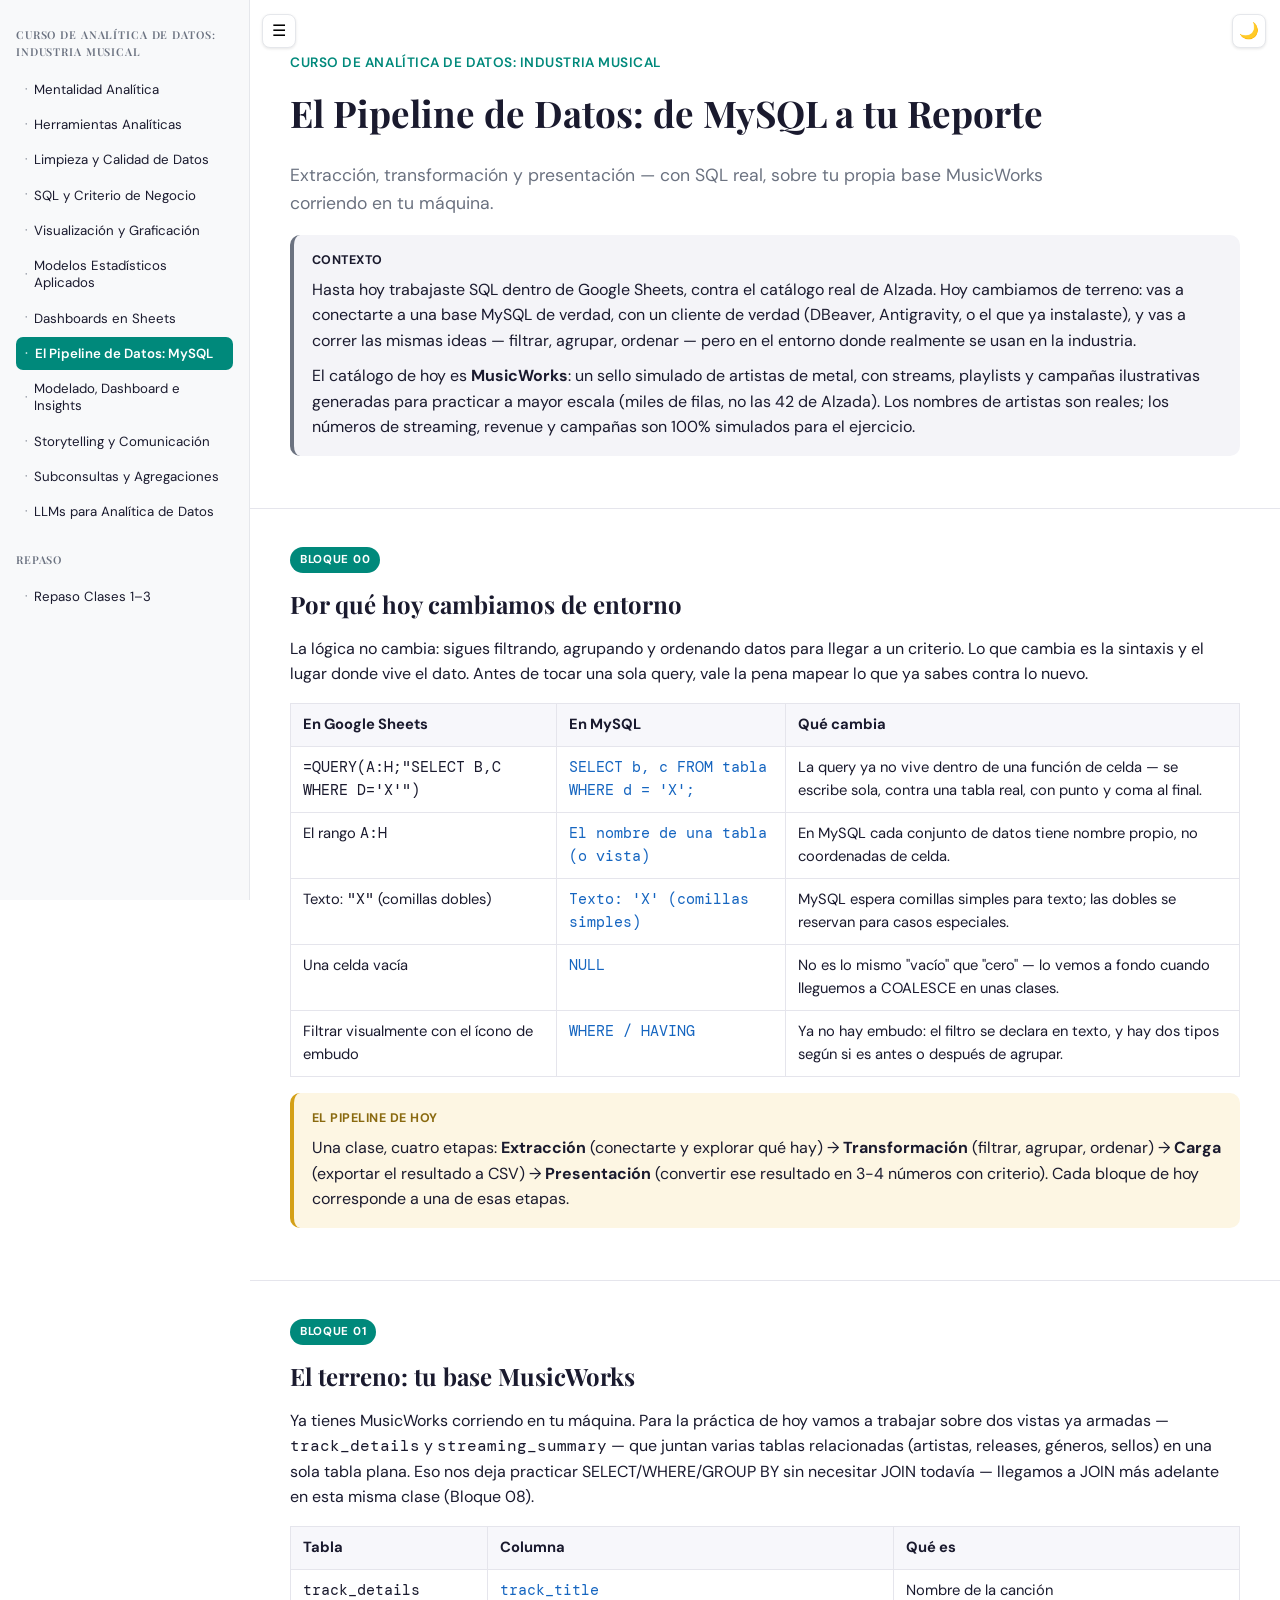
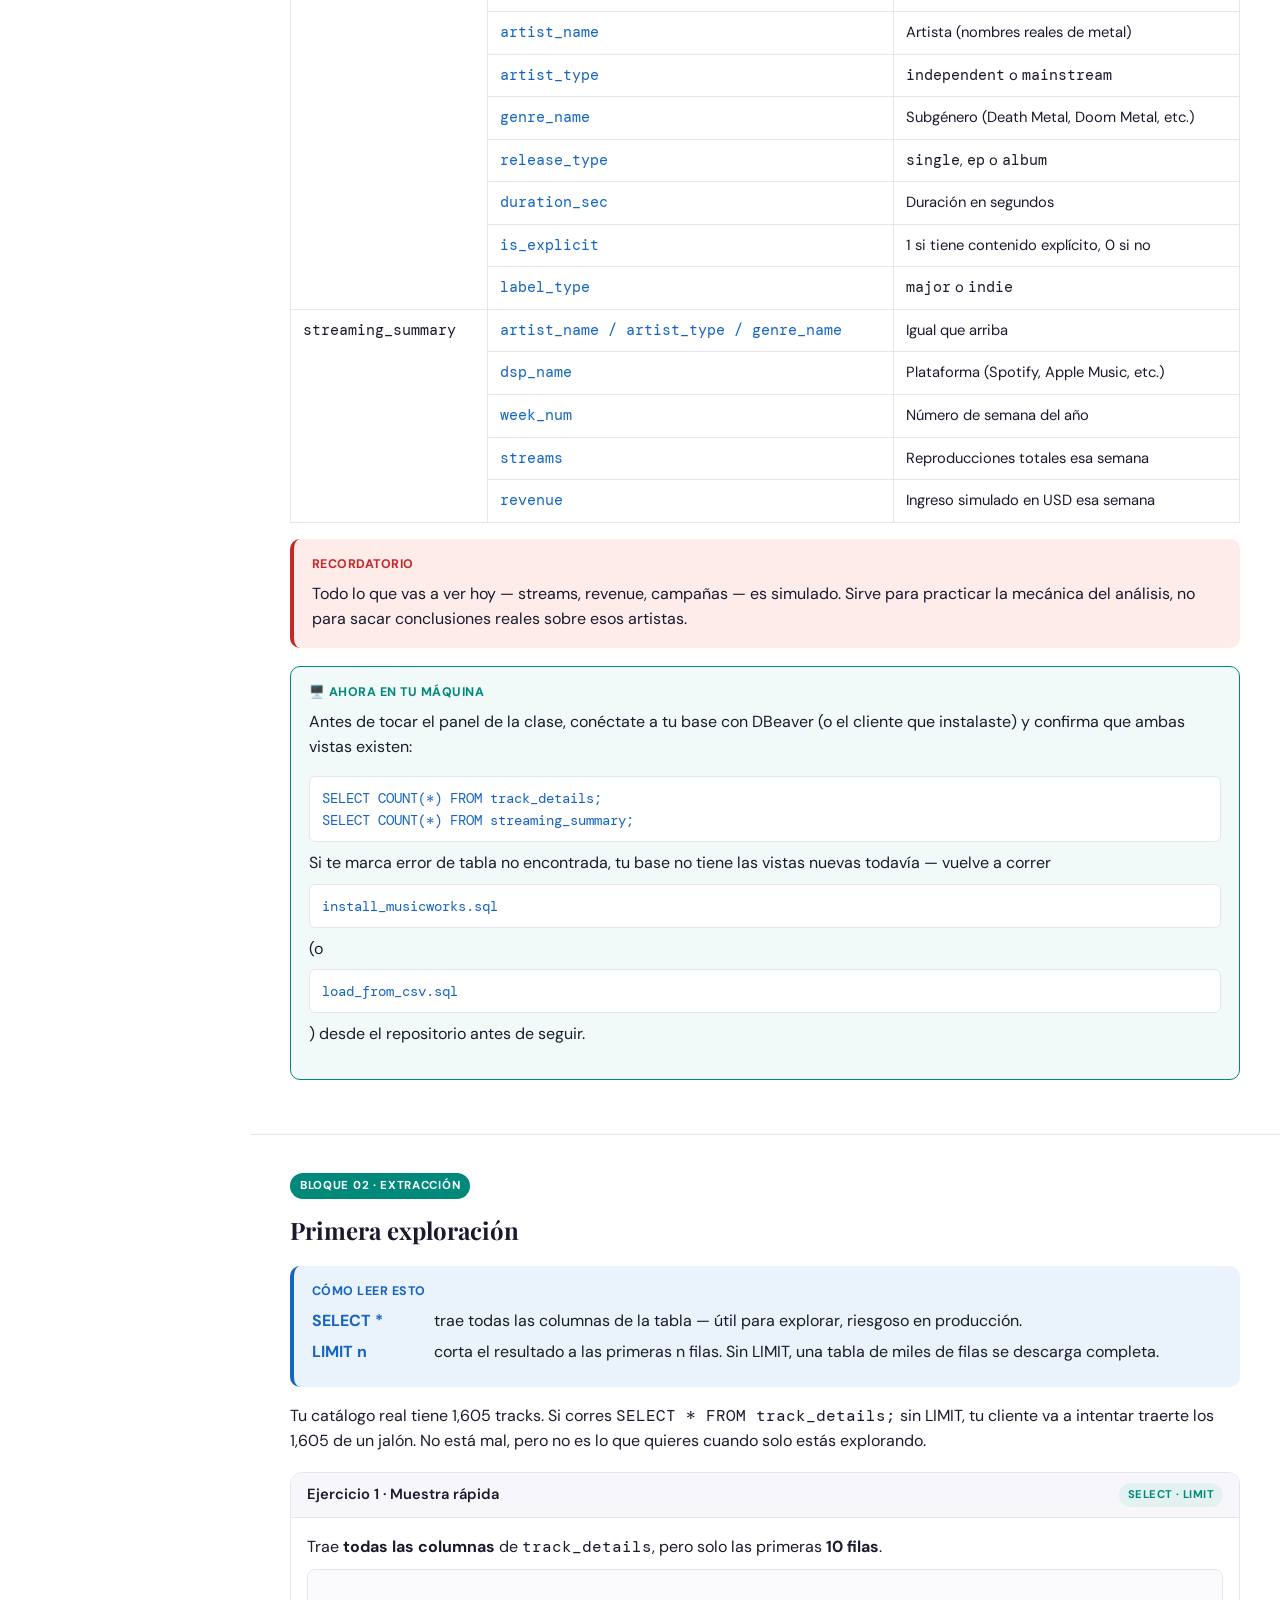
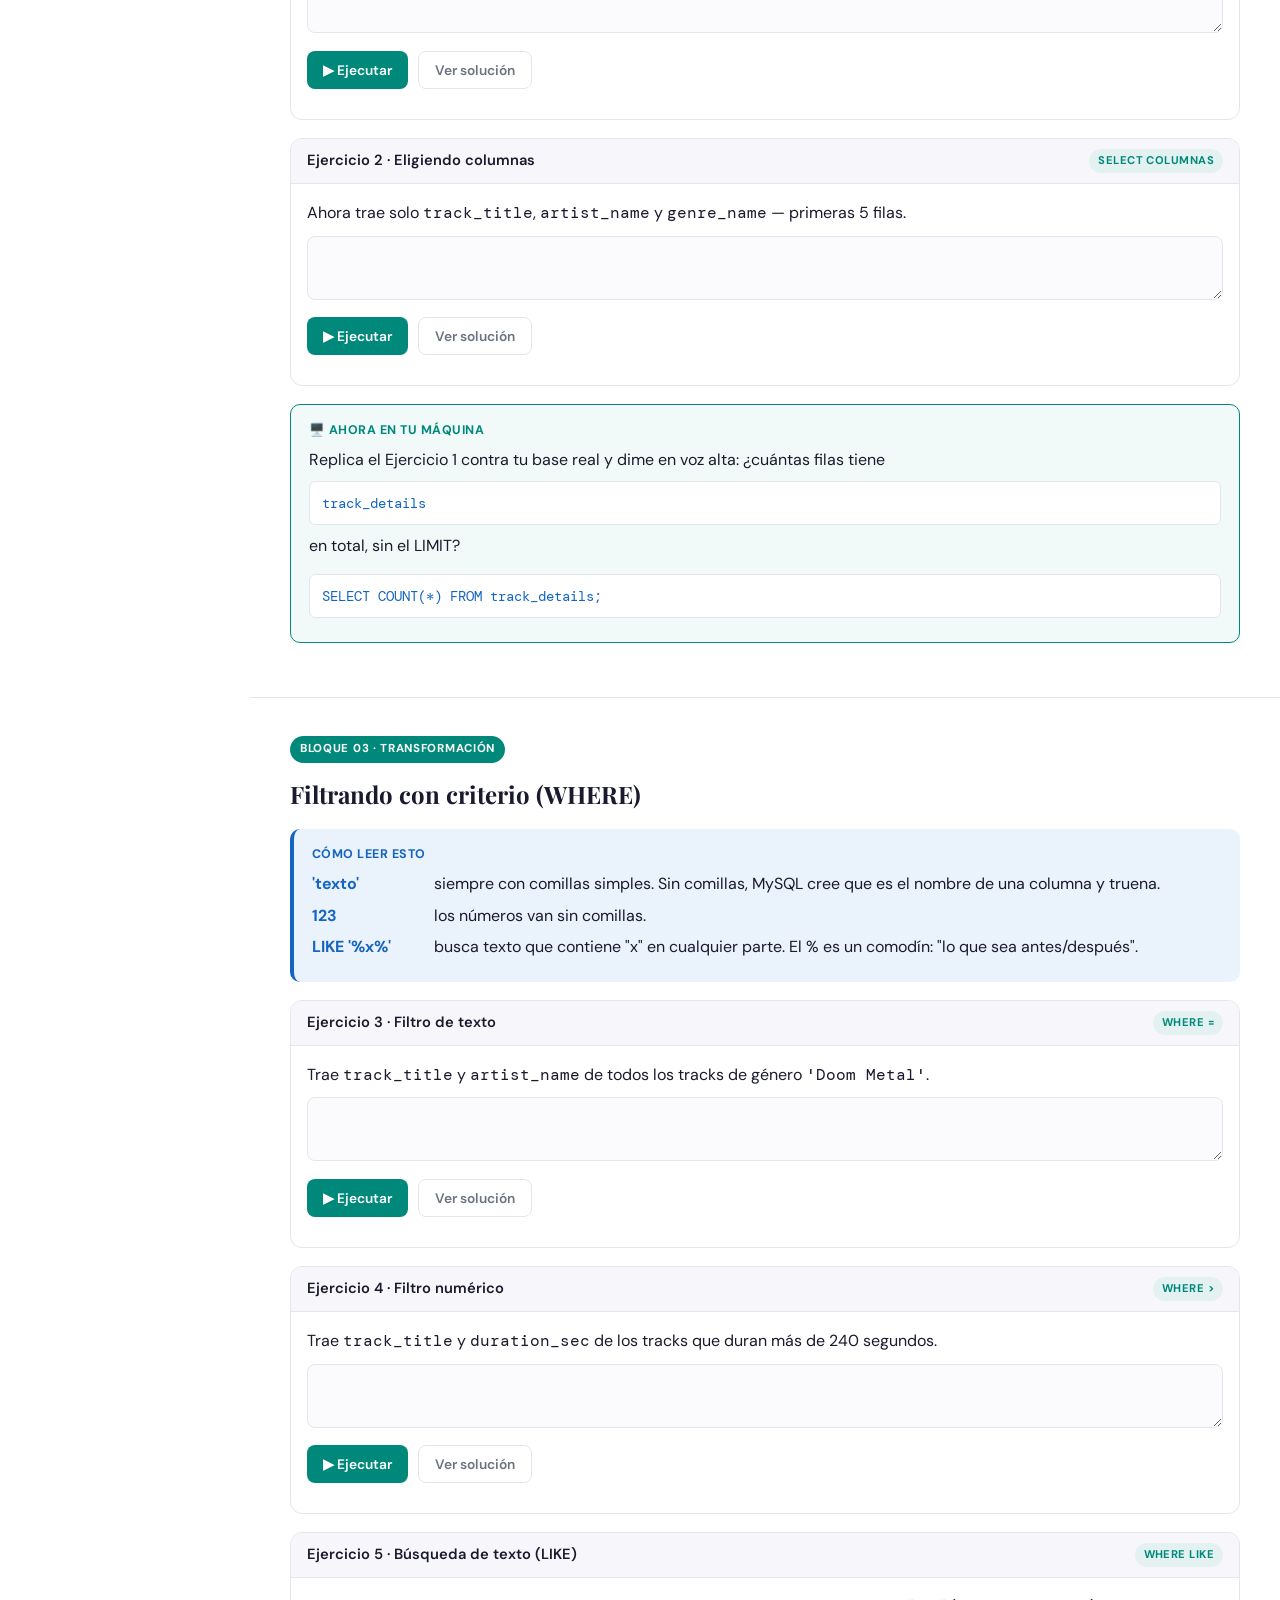
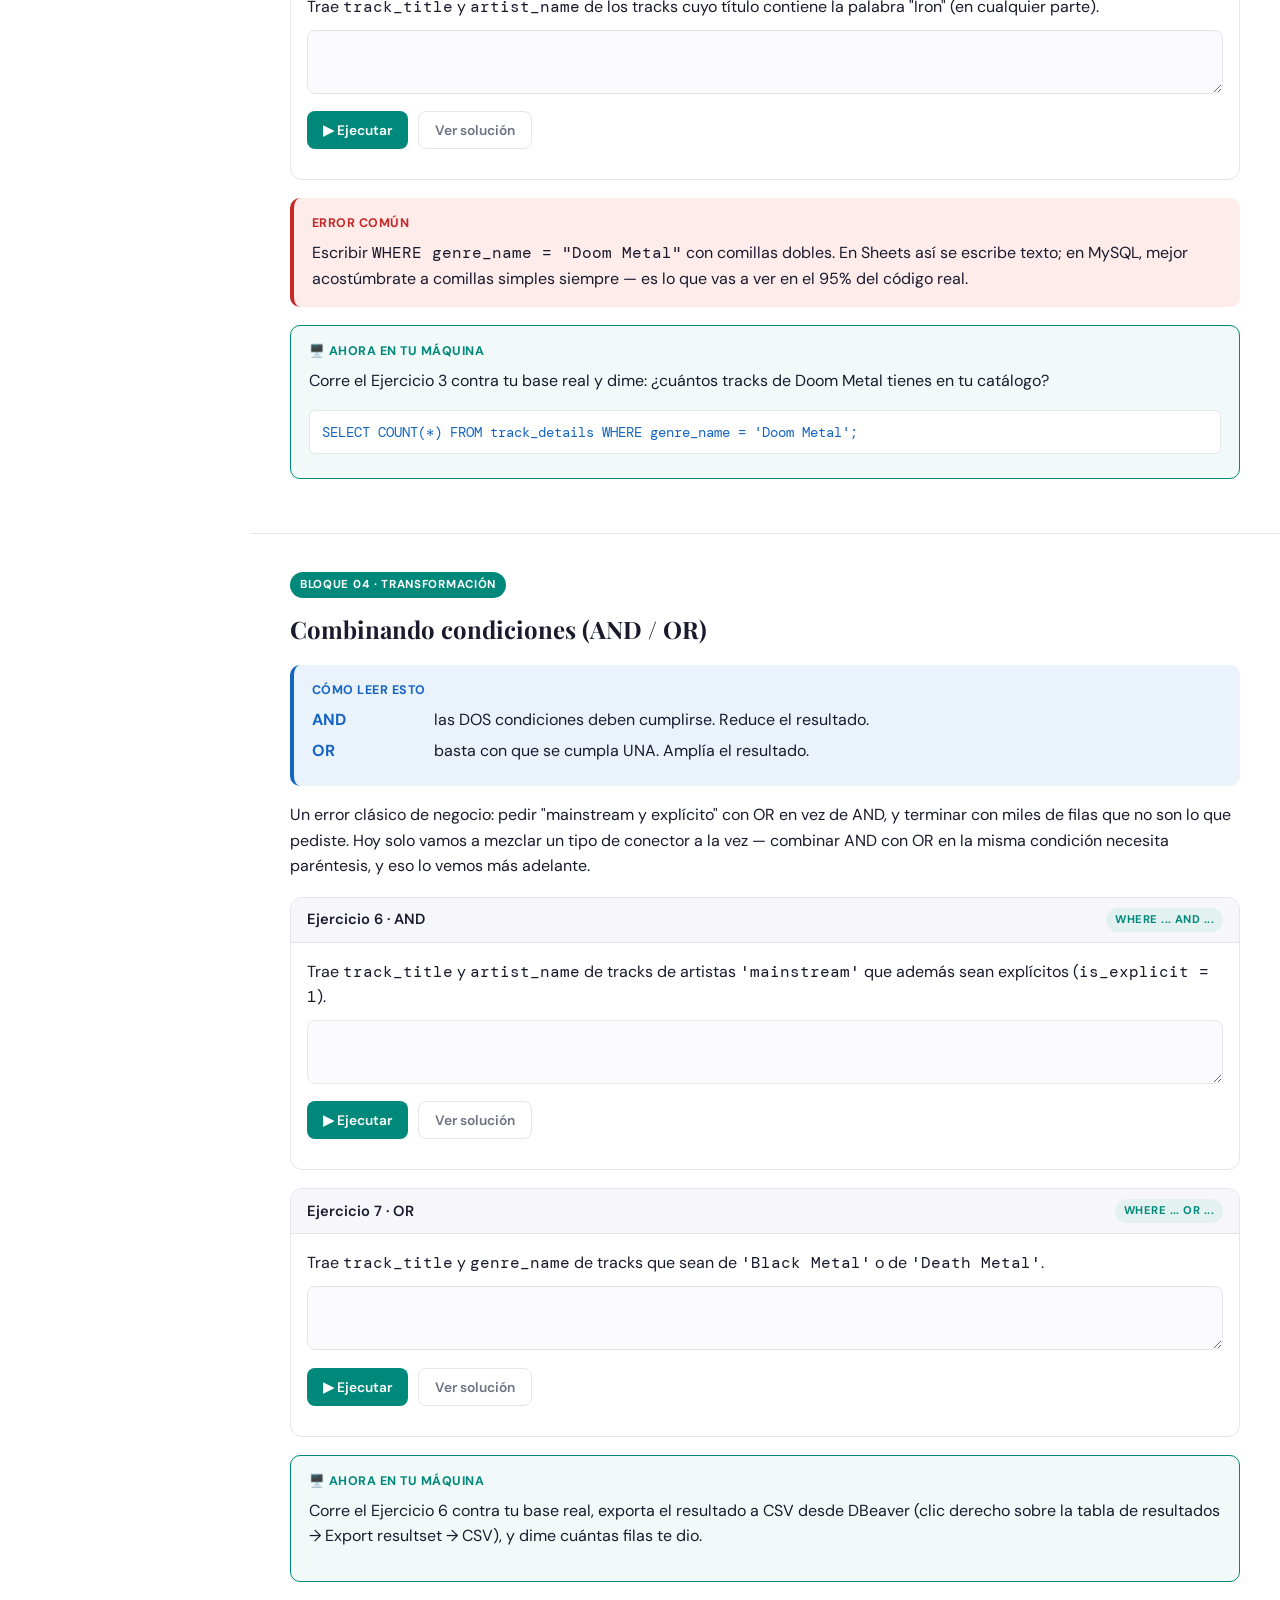
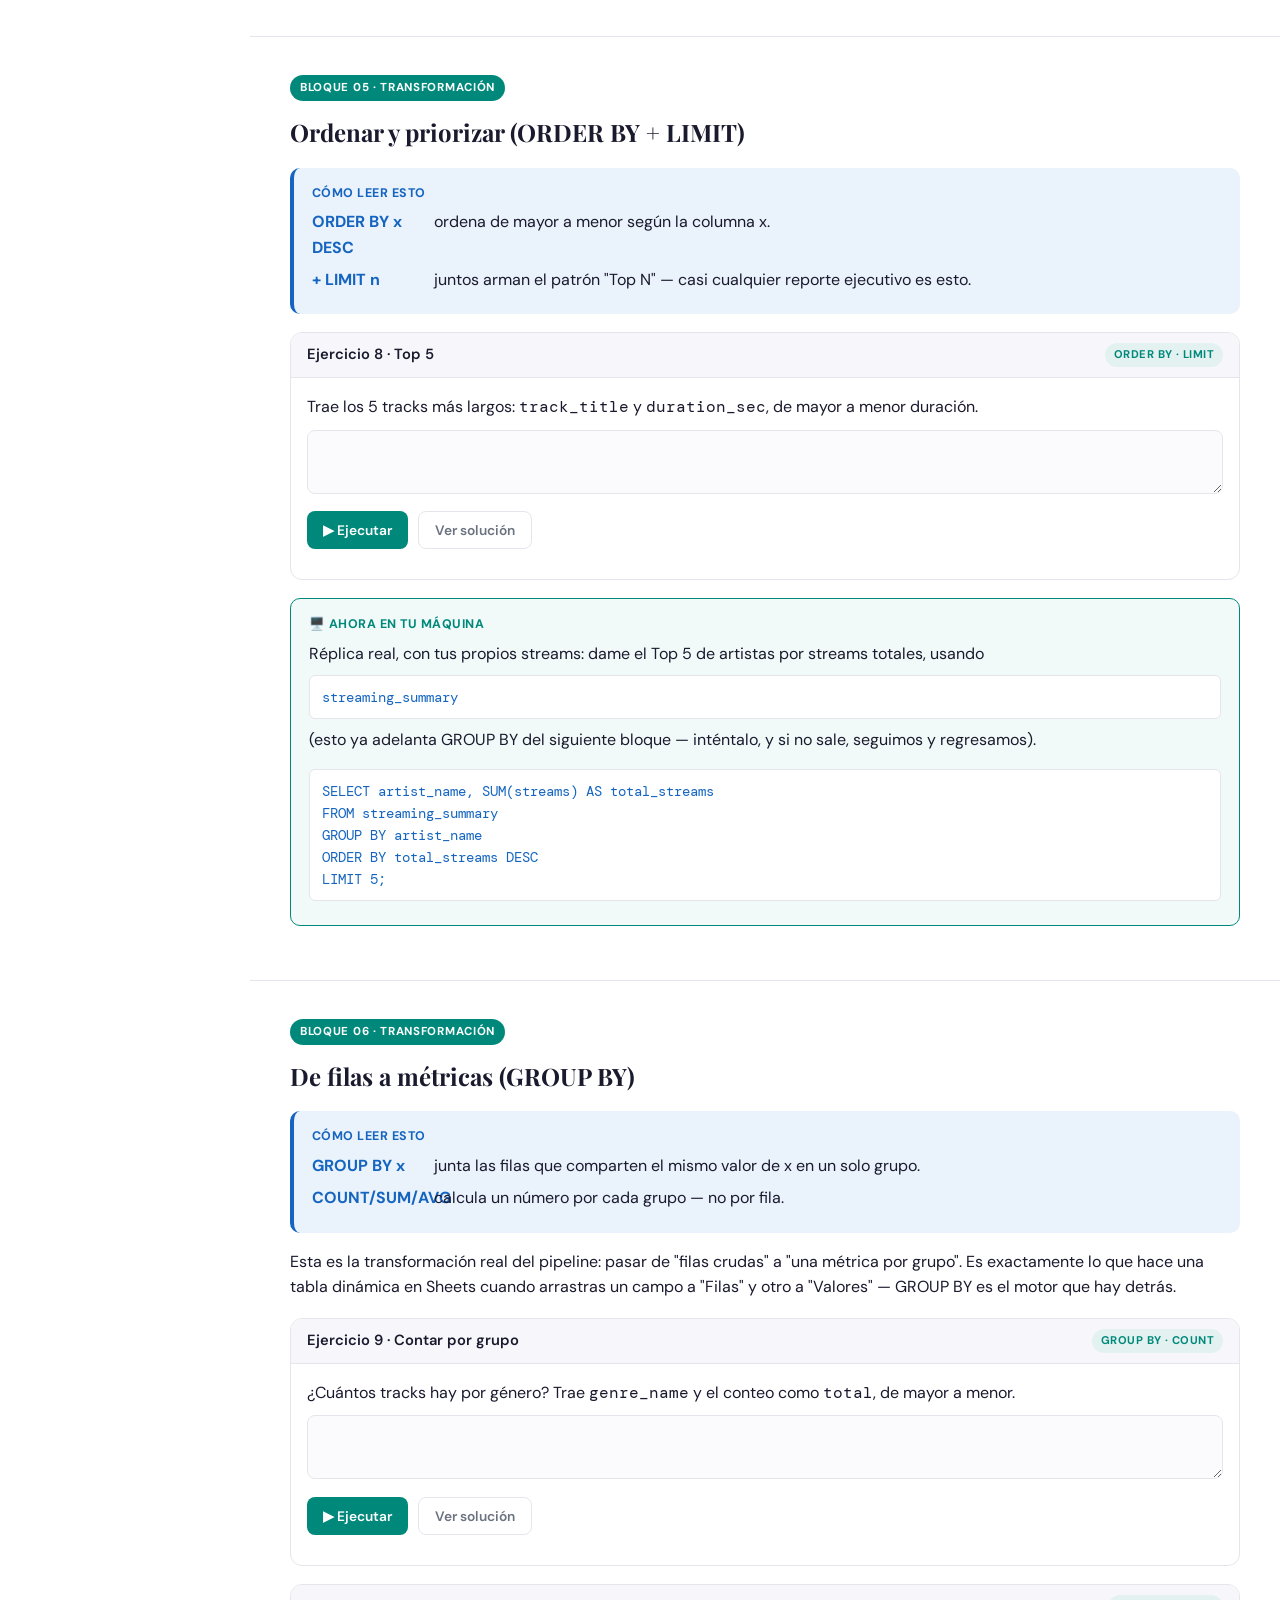
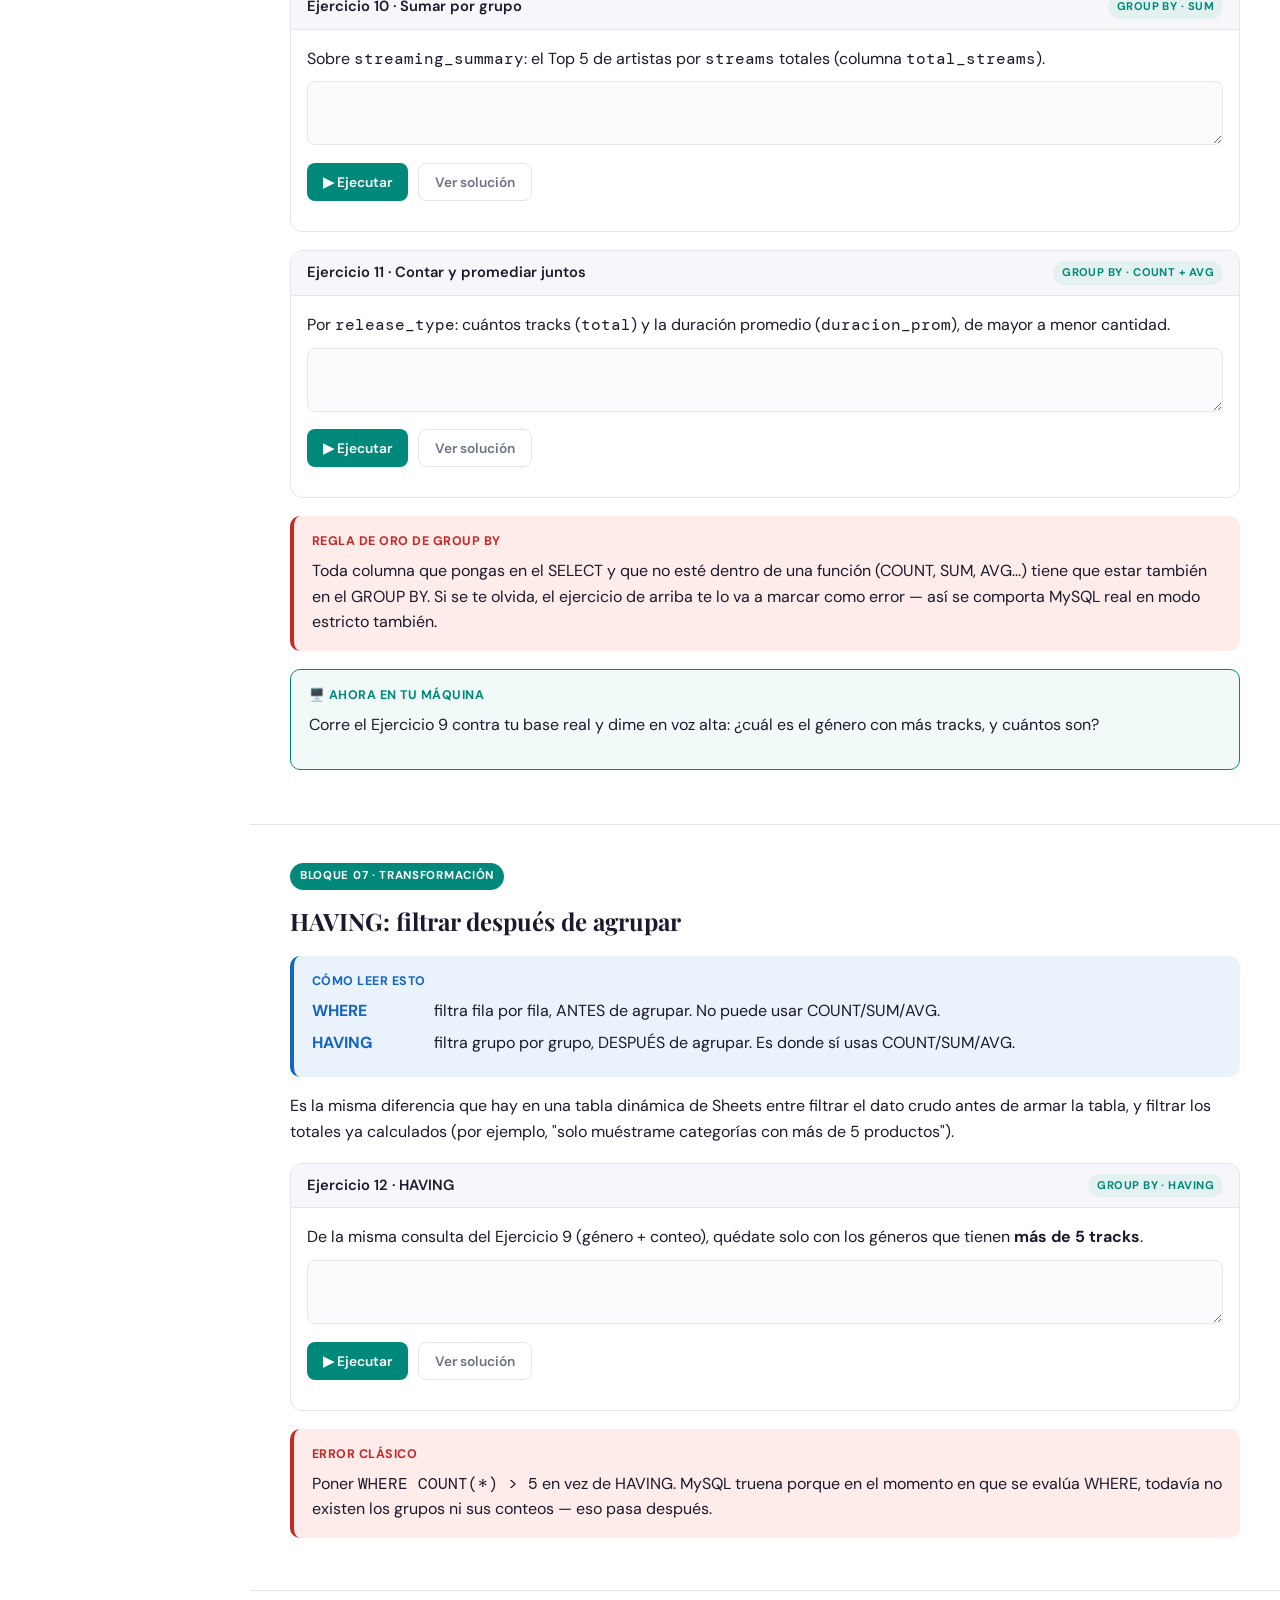
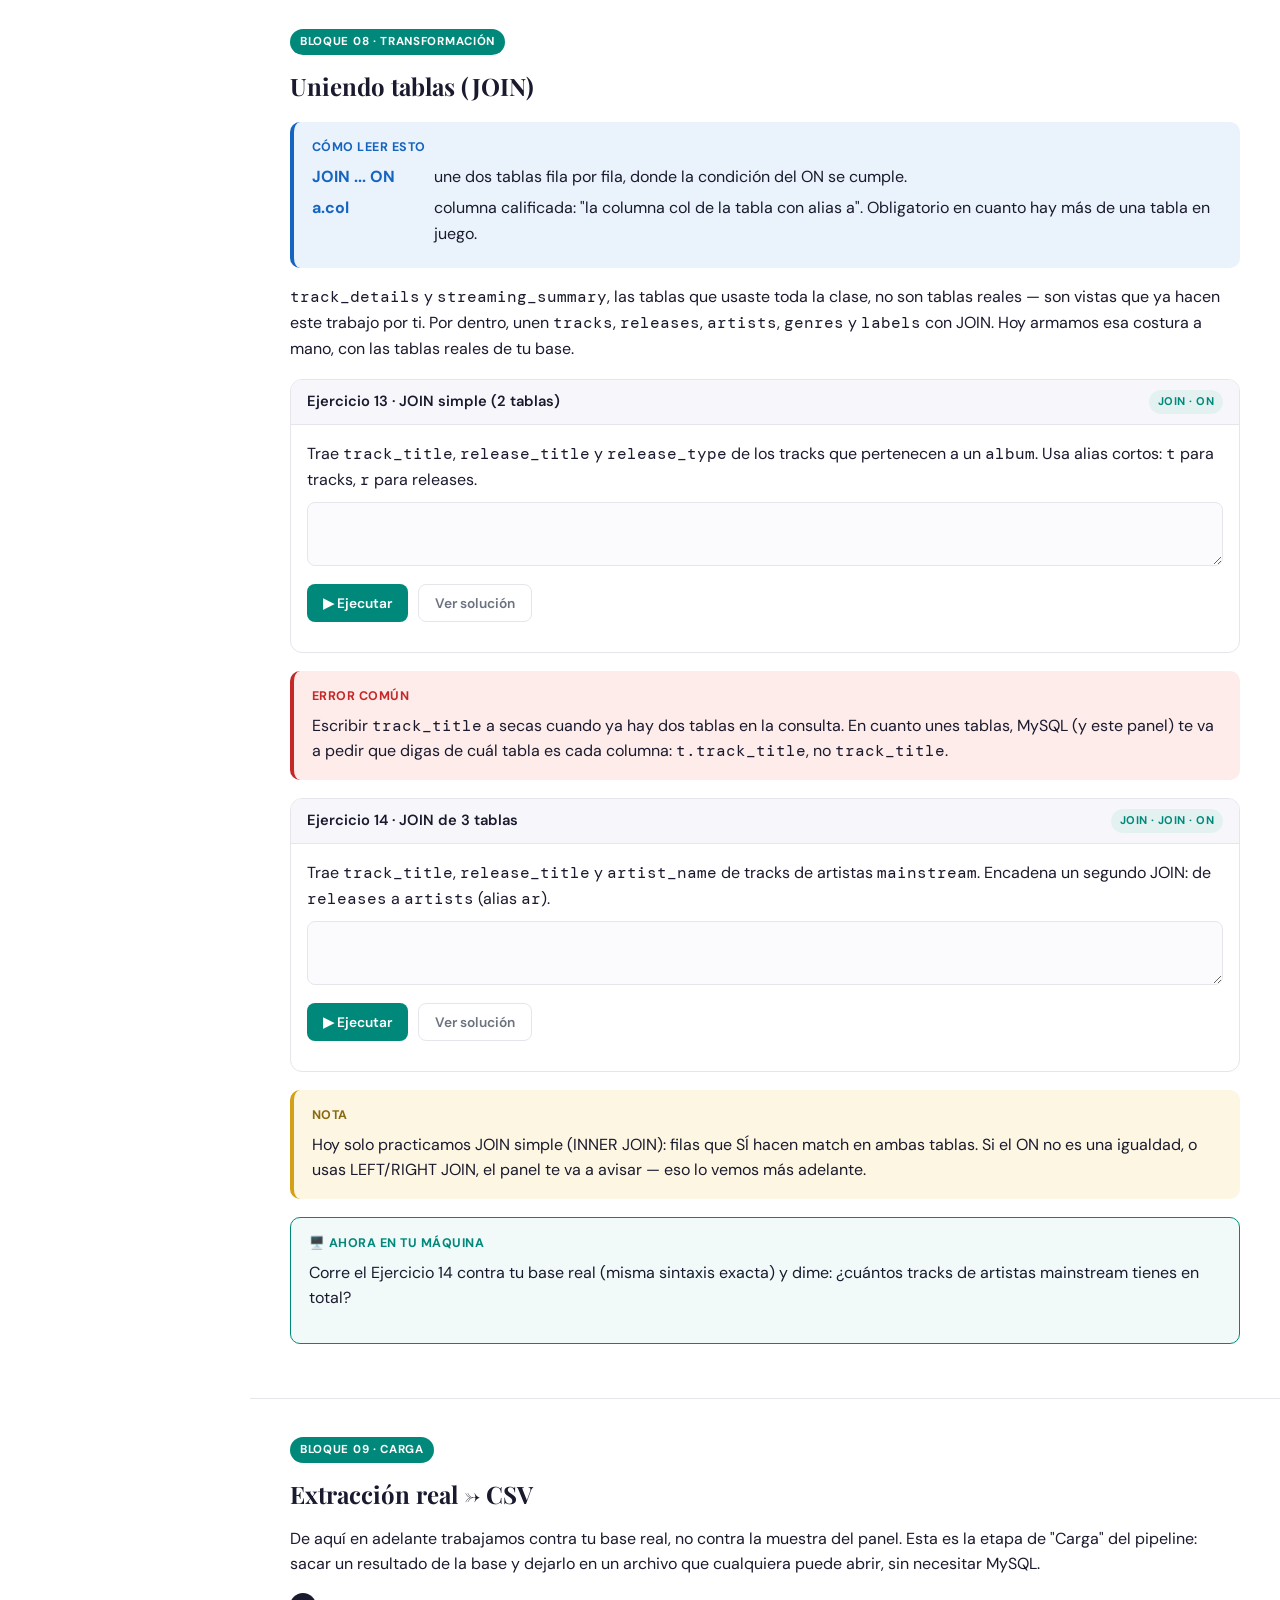
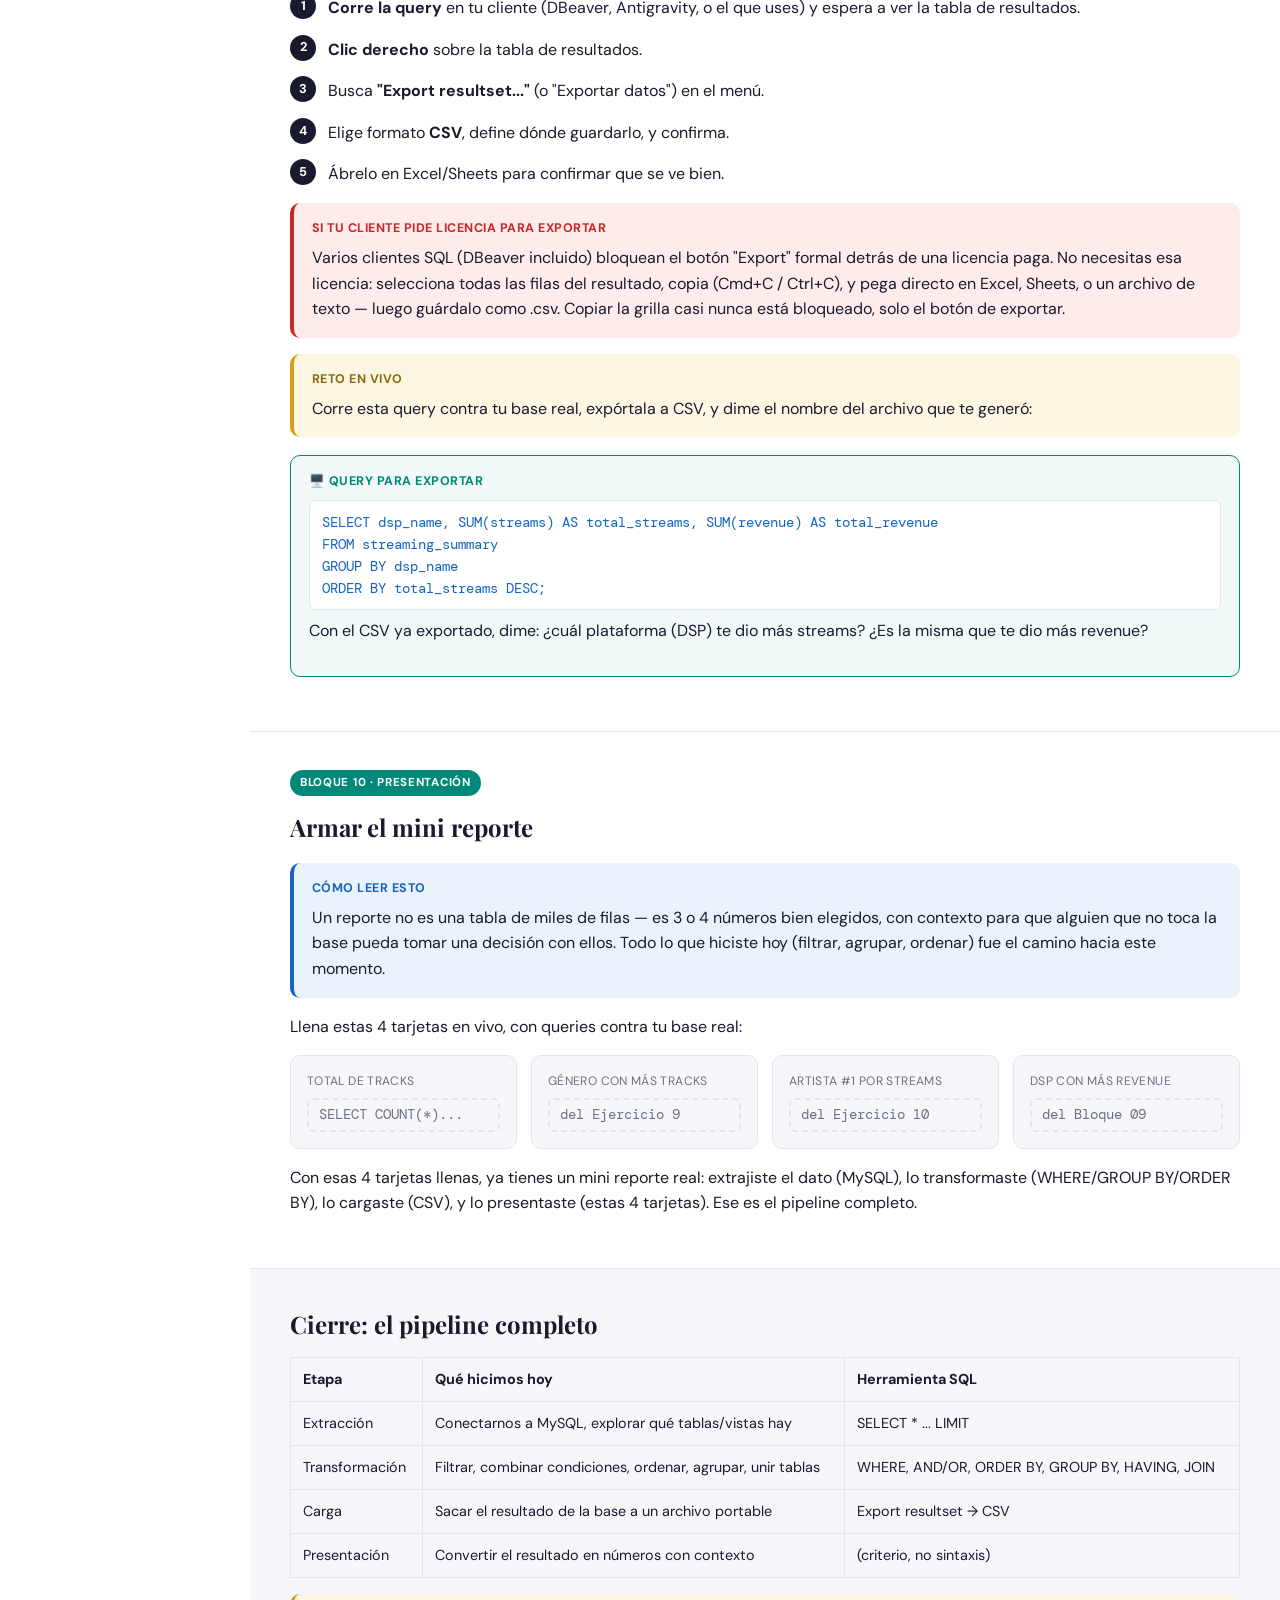
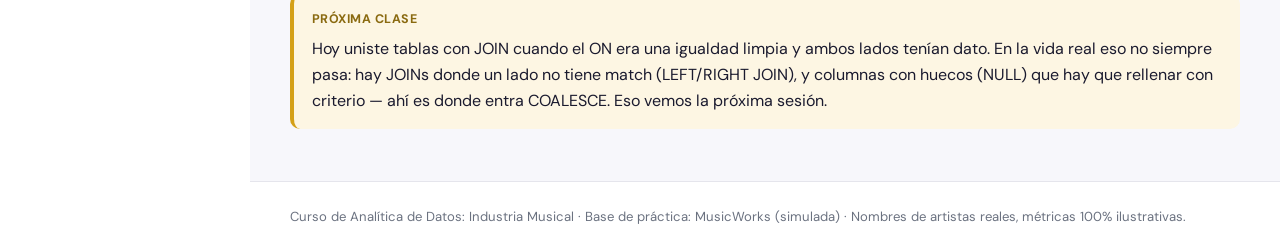
<file: clases/clase_pipeline_sql_mysql.html>
<!DOCTYPE html>
<html lang="es">
<head>
<meta charset="UTF-8">
<meta name="viewport" content="width=device-width, initial-scale=1.0">
<meta name="color-scheme" content="light">
<title>El Pipeline de Datos: de MySQL a tu Reporte</title>
<link rel="preconnect" href="https://fonts.googleapis.com">
<link rel="preconnect" href="https://fonts.gstatic.com" crossorigin>
<link href="https://fonts.googleapis.com/css2?family=Playfair+Display:ital,wght@0,400;0,700;0,900;1,400&family=DM+Sans:wght@300;400;500;600&family=DM+Mono:wght@400;500&display=swap" rel="stylesheet">
<link rel="stylesheet" href="shared-chrome.css?v=4">
<style>
:root{
  --ink:#1a1a2e; --teal:#00897B; --gold:#D4A017; --red:#C62828;
  --gray:#6B7280; --pu:#6B21A8; --sh:#0F9D58; --bl:#1565C0;
  --bg:#ffffff; --bg-soft:#f7f7fb; --border:#e5e5ec;
}
@media (prefers-color-scheme: dark){ :root{ color-scheme:light; } }
*{box-sizing:border-box;}
html{color-scheme:light;}
body{
  margin:0; background:var(--bg); color:var(--ink);
  font-family:'DM Sans',system-ui,sans-serif; line-height:1.6; font-size:16px;
}
h1,h2,h3,h4{font-family:'Playfair Display',serif; color:var(--ink); margin:0 0 .5em;}
code, .mono, .ex-input, .ex-table, .compare-table td.sql-col{font-family:'DM Mono',monospace;}
p{margin:0 0 1em;}
a{color:var(--teal);}

/* ---------- hero / header ---------- */
.hero{padding:52px 40px 36px; border-bottom:1px solid var(--border);}
.hero .kicker{color:var(--teal); font-weight:600; font-size:.85rem; letter-spacing:.04em; text-transform:uppercase; margin-bottom:10px;}
.hero h1{font-size:2.3rem; max-width:820px;}
.hero .sub{font-size:1.1rem; color:var(--gray); max-width:760px;}

section{padding:36px 40px; border-bottom:1px solid var(--border);}
.block-tag{
  display:inline-block; font-size:.72rem; font-weight:700; letter-spacing:.06em; text-transform:uppercase;
  color:#fff; background:var(--teal); padding:4px 10px; border-radius:999px; margin-bottom:12px;
}
section h2{font-size:1.5rem;}

/* ---------- cajas ---------- */
.hook, .ibox, .wbox, .read-box{
  border-radius:10px; padding:16px 18px; margin:16px 0; border-left:4px solid;
}
.hook{background:#f4f4f8; border-color:var(--gray);}
.ibox{background:#fdf6e3; border-color:var(--gold);}
.wbox{background:#fdecea; border-color:var(--red);}
.read-box{background:#eaf2fb; border-color:var(--bl);}
.hook p, .ibox p, .wbox p, .read-box p{margin:0 0 .6em;}
.hook p:last-child, .ibox p:last-child, .wbox p:last-child, .read-box p:last-child{margin-bottom:0;}
.box-label{font-weight:700; font-size:.78rem; text-transform:uppercase; letter-spacing:.04em; margin-bottom:6px; display:block;}
.ibox .box-label{color:#8a6a10;}
.wbox .box-label{color:var(--red);}
.read-box .box-label{color:var(--bl);}
.read-box-item{display:grid; grid-template-columns:110px 1fr; gap:4px 12px; margin:6px 0;}
.read-box-val{font-weight:700; color:var(--bl);}
.read-box-txt{color:var(--ink);}

/* ---------- tabla comparativa ---------- */
.compare-table{width:100%; border-collapse:collapse; margin:14px 0; font-size:.92rem;}
.compare-table th, .compare-table td{border:1px solid var(--border); padding:9px 12px; text-align:left; vertical-align:top;}
.compare-table th{background:var(--bg-soft); font-weight:700;}
.compare-table td.sql-col{color:var(--bl);}

/* ---------- ejercicio interactivo ---------- */
.sim{border:1px solid var(--border); border-radius:12px; margin:18px 0; overflow:hidden;}
.sim-head{display:flex; align-items:center; justify-content:space-between; background:var(--bg-soft); padding:10px 16px; border-bottom:1px solid var(--border);}
.sim-head .sim-title{font-weight:600; font-size:.92rem;}
.sim-tag{font-size:.7rem; font-weight:700; text-transform:uppercase; letter-spacing:.04em; color:var(--teal); background:#e3f2f0; padding:3px 9px; border-radius:999px;}
.sim-body{padding:16px;}
.ex-prompt{margin-bottom:10px;}
.ex-input{
  width:100%; min-height:64px; border:1px solid var(--border); border-radius:8px; padding:10px 12px;
  font-size:.92rem; resize:vertical; background:#fbfbfd; color:var(--ink);
}
.ex-actions{display:flex; gap:10px; margin-top:10px; flex-wrap:wrap;}
.ex-btn{
  border:none; border-radius:8px; padding:9px 16px; font-weight:600; font-size:.86rem; cursor:pointer;
  font-family:'DM Sans',sans-serif;
}
.ex-run{background:var(--teal); color:#fff;}
.ex-run:hover{background:#00695c;}
.ex-sol-toggle{background:#fff; color:var(--gray); border:1px solid var(--border);}
.ex-output{margin-top:14px;}
.ex-table-wrap{overflow-x:auto; border:1px solid var(--border); border-radius:8px;}
.ex-table{border-collapse:collapse; width:100%; font-size:.82rem; white-space:nowrap;}
.ex-table th, .ex-table td{padding:6px 10px; border-bottom:1px solid var(--border); text-align:left;}
.ex-table th{background:var(--bg-soft); position:sticky; top:0;}
.ex-null{color:var(--gray); font-style:italic;}
.ex-empty{color:var(--gray); font-style:italic; margin:8px 0 0;}
.ex-rowcount{font-size:.78rem; color:var(--gray); margin:8px 0 0;}
.ex-feedback{margin-top:10px; padding:9px 12px; border-radius:8px; font-size:.86rem; font-weight:600; display:none;}
.ex-feedback:not(:empty){display:block;}
.ex-feedback.ex-ok{background:#e6f4ea; color:#1e6b34;}
.ex-feedback.ex-warn{background:#fff4e0; color:#8a5a00;}
.ex-feedback.ex-err{background:#fdecea; color:var(--red); font-family:'DM Mono',monospace; font-weight:400; white-space:pre-wrap;}
.ex-solution{display:none; margin-top:10px; background:#f4f4f8; border-radius:8px; padding:10px 12px; font-size:.86rem;}
.ex-solution code{display:block; margin-top:4px; color:var(--bl);}

/* ---------- callout "en tu máquina" ---------- */
.machine-callout{
  border:1px solid var(--teal); border-radius:10px; padding:16px 18px; margin:18px 0; background:#f2faf9;
}
.machine-callout .box-label{color:var(--teal); display:flex; align-items:center; gap:6px;}
.machine-callout code{display:block; background:#fff; border:1px solid var(--border); border-radius:6px; padding:10px 12px; margin:8px 0; font-size:.86rem; color:var(--bl); overflow-x:auto;}
.machine-callout ol{margin:0; padding-left:1.2em;}
.machine-callout li{margin-bottom:6px;}

/* ---------- kpi ---------- */
.kpi-row{display:grid; grid-template-columns:repeat(auto-fit,minmax(180px,1fr)); gap:14px; margin:16px 0;}
.kpi-card{border:1px solid var(--border); border-radius:10px; padding:16px; background:var(--bg-soft);}
.kpi-card .kpi-label{font-size:.76rem; color:var(--gray); text-transform:uppercase; letter-spacing:.03em; margin-bottom:6px;}
.kpi-card .kpi-blank{
  border:2px dashed var(--border); border-radius:6px; min-height:34px; display:flex; align-items:center;
  padding:0 10px; color:var(--gray); font-family:'DM Mono',monospace; font-size:.9rem;
}
.kpi-card .kpi-num{font-family:'Playfair Display',serif; font-size:1.5rem; color:var(--ink);}

/* ---------- steps ---------- */
.steps{counter-reset:step; margin:16px 0;}
.step{display:flex; gap:12px; margin-bottom:14px;}
.step::before{
  counter-increment:step; content:counter(step); flex-shrink:0; width:26px; height:26px; border-radius:50%;
  background:var(--ink); color:#fff; display:flex; align-items:center; justify-content:center; font-size:.8rem; font-weight:700;
}
.step-body{padding-top:2px;}

/* ---------- resumen final ---------- */
.summary-table{width:100%; border-collapse:collapse; margin:14px 0; font-size:.9rem;}
.summary-table th, .summary-table td{border:1px solid var(--border); padding:10px 12px; text-align:left;}
.summary-table th{background:var(--bg-soft);}

.closing{padding:36px 40px; background:var(--bg-soft);}
footer{padding:24px 40px; color:var(--gray); font-size:.82rem; border-top:1px solid var(--border);}

/* Modo oscuro — estas cajas usan fondo hex fijo, no var(), así que
   shared-chrome.css no las alcanza. Se sobreescriben aquí. */
html[data-theme="dark"] .hook{background:#1b1b26;}
html[data-theme="dark"] .ibox{background:#2b2410;}
html[data-theme="dark"] .ibox .box-label{color:#E8B93D;}
html[data-theme="dark"] .wbox{background:#2e1518;}
html[data-theme="dark"] .read-box{background:#14232f;}
html[data-theme="dark"] .machine-callout{background:#0d2b28;}
html[data-theme="dark"] .machine-callout code{background:#14141c;}
html[data-theme="dark"] .write-input, html[data-theme="dark"] .ex-input{background:#1b1b26;}
html[data-theme="dark"] .ex-solution{background:#1b1b26;}
html[data-theme="dark"] .ex-sol-toggle{background:#1b1b26; color:#9CA3AF;}
html[data-theme="dark"] .ex-feedback.ex-ok{background:#0f2a1c; color:#3FDB9B;}
html[data-theme="dark"] .ex-feedback.ex-warn{background:#2b2410; color:#E8B93D;}
html[data-theme="dark"] .ex-feedback.ex-err{background:#2e1518;}
</style>
</head>
<body>
<div class="hero">
  <div class="kicker">Curso de Analítica de Datos: Industria Musical</div>
  <h1>El Pipeline de Datos: de MySQL a tu Reporte</h1>
  <p class="sub">Extracción, transformación y presentación — con SQL real, sobre tu propia base MusicWorks corriendo en tu máquina.</p>
  <div class="hook">
    <span class="box-label">Contexto</span>
    <p>Hasta hoy trabajaste SQL dentro de Google Sheets, contra el catálogo real de Alzada. Hoy cambiamos de terreno: vas a conectarte a una base MySQL de verdad, con un cliente de verdad (DBeaver, Antigravity, o el que ya instalaste), y vas a correr las mismas ideas — filtrar, agrupar, ordenar — pero en el entorno donde realmente se usan en la industria.</p>
    <p>El catálogo de hoy es <strong>MusicWorks</strong>: un sello simulado de artistas de metal, con streams, playlists y campañas ilustrativas generadas para practicar a mayor escala (miles de filas, no las 42 de Alzada). Los nombres de artistas son reales; los números de streaming, revenue y campañas son 100% simulados para el ejercicio.</p>
  </div>
</div>

<section id="bloque-00">
  <span class="block-tag">Bloque 00</span>
  <h2>Por qué hoy cambiamos de entorno</h2>
  <p>La lógica no cambia: sigues filtrando, agrupando y ordenando datos para llegar a un criterio. Lo que cambia es la sintaxis y el lugar donde vive el dato. Antes de tocar una sola query, vale la pena mapear lo que ya sabes contra lo nuevo.</p>

  <table class="compare-table">
    <thead><tr><th>En Google Sheets</th><th>En MySQL</th><th>Qué cambia</th></tr></thead>
    <tbody>
      <tr><td><code>=QUERY(A:H;"SELECT B,C WHERE D='X'")</code></td><td class="sql-col">SELECT b, c FROM tabla WHERE d = 'X';</td><td>La query ya no vive dentro de una función de celda — se escribe sola, contra una tabla real, con punto y coma al final.</td></tr>
      <tr><td>El rango <code>A:H</code></td><td class="sql-col">El nombre de una tabla (o vista)</td><td>En MySQL cada conjunto de datos tiene nombre propio, no coordenadas de celda.</td></tr>
      <tr><td>Texto: <code>"X"</code> (comillas dobles)</td><td class="sql-col">Texto: <code>'X'</code> (comillas simples)</td><td>MySQL espera comillas simples para texto; las dobles se reservan para casos especiales.</td></tr>
      <tr><td>Una celda vacía</td><td class="sql-col"><code>NULL</code></td><td>No es lo mismo "vacío" que "cero" — lo vemos a fondo cuando lleguemos a COALESCE en unas clases.</td></tr>
      <tr><td>Filtrar visualmente con el ícono de embudo</td><td class="sql-col">WHERE / HAVING</td><td>Ya no hay embudo: el filtro se declara en texto, y hay dos tipos según si es antes o después de agrupar.</td></tr>
    </tbody>
  </table>

  <div class="ibox">
    <span class="box-label">El pipeline de hoy</span>
    <p>Una clase, cuatro etapas: <strong>Extracción</strong> (conectarte y explorar qué hay) → <strong>Transformación</strong> (filtrar, agrupar, ordenar) → <strong>Carga</strong> (exportar el resultado a CSV) → <strong>Presentación</strong> (convertir ese resultado en 3-4 números con criterio). Cada bloque de hoy corresponde a una de esas etapas.</p>
  </div>
</section>

<section id="bloque-01">
  <span class="block-tag">Bloque 01</span>
  <h2>El terreno: tu base MusicWorks</h2>
  <p>Ya tienes MusicWorks corriendo en tu máquina. Para la práctica de hoy vamos a trabajar sobre dos vistas ya armadas — <code>track_details</code> y <code>streaming_summary</code> — que juntan varias tablas relacionadas (artistas, releases, géneros, sellos) en una sola tabla plana. Eso nos deja practicar SELECT/WHERE/GROUP BY sin necesitar JOIN todavía — llegamos a JOIN más adelante en esta misma clase (Bloque 08).</p>

  <table class="compare-table">
    <thead><tr><th>Tabla</th><th>Columna</th><th>Qué es</th></tr></thead>
    <tbody>
      <tr><td rowspan="8"><code>track_details</code></td><td class="sql-col">track_title</td><td>Nombre de la canción</td></tr>
      <tr><td class="sql-col">artist_name</td><td>Artista (nombres reales de metal)</td></tr>
      <tr><td class="sql-col">artist_type</td><td><code>independent</code> o <code>mainstream</code></td></tr>
      <tr><td class="sql-col">genre_name</td><td>Subgénero (Death Metal, Doom Metal, etc.)</td></tr>
      <tr><td class="sql-col">release_type</td><td><code>single</code>, <code>ep</code> o <code>album</code></td></tr>
      <tr><td class="sql-col">duration_sec</td><td>Duración en segundos</td></tr>
      <tr><td class="sql-col">is_explicit</td><td>1 si tiene contenido explícito, 0 si no</td></tr>
      <tr><td class="sql-col">label_type</td><td><code>major</code> o <code>indie</code></td></tr>
      <tr><td rowspan="7"><code>streaming_summary</code></td><td class="sql-col">artist_name / artist_type / genre_name</td><td>Igual que arriba</td></tr>
      <tr><td class="sql-col">dsp_name</td><td>Plataforma (Spotify, Apple Music, etc.)</td></tr>
      <tr><td class="sql-col">week_num</td><td>Número de semana del año</td></tr>
      <tr><td class="sql-col">streams</td><td>Reproducciones totales esa semana</td></tr>
      <tr><td class="sql-col">revenue</td><td>Ingreso simulado en USD esa semana</td></tr>
    </tbody>
  </table>

  <div class="wbox">
    <span class="box-label">Recordatorio</span>
    <p>Todo lo que vas a ver hoy — streams, revenue, campañas — es simulado. Sirve para practicar la mecánica del análisis, no para sacar conclusiones reales sobre esos artistas.</p>
  </div>

  <div class="machine-callout">
    <span class="box-label">🖥️ Ahora en tu máquina</span>
    <p>Antes de tocar el panel de la clase, conéctate a tu base con DBeaver (o el cliente que instalaste) y confirma que ambas vistas existen:</p>
    <code>SELECT COUNT(*) FROM track_details;<br>SELECT COUNT(*) FROM streaming_summary;</code>
    <p>Si te marca error de tabla no encontrada, tu base no tiene las vistas nuevas todavía — vuelve a correr <code>install_musicworks.sql</code> (o <code>load_from_csv.sql</code>) desde el repositorio antes de seguir.</p>
  </div>
</section>

<section id="bloque-02">
  <span class="block-tag">Bloque 02 · Extracción</span>
  <h2>Primera exploración</h2>
  <div class="read-box">
    <span class="box-label">Cómo leer esto</span>
    <div class="read-box-item"><span class="read-box-val">SELECT *</span> <span class="read-box-txt">trae todas las columnas de la tabla — útil para explorar, riesgoso en producción.</span></div>
    <div class="read-box-item"><span class="read-box-val">LIMIT n</span> <span class="read-box-txt">corta el resultado a las primeras n filas. Sin LIMIT, una tabla de miles de filas se descarga completa.</span></div>
  </div>
  <p>Tu catálogo real tiene 1,605 tracks. Si corres <code>SELECT * FROM track_details;</code> sin LIMIT, tu cliente va a intentar traerte los 1,605 de un jalón. No está mal, pero no es lo que quieres cuando solo estás explorando.</p>

  <div class="sim" id="ex1">
    <div class="sim-head"><span class="sim-title">Ejercicio 1 · Muestra rápida</span> <span class="sim-tag">SELECT · LIMIT</span></div>
    <div class="sim-body">
      <p class="ex-prompt">Trae <strong>todas las columnas</strong> de <code>track_details</code>, pero solo las primeras <strong>10 filas</strong>.</p>
      <textarea class="ex-input" spellcheck="false"></textarea>
      <div class="ex-actions">
        <button class="ex-btn ex-run">▶ Ejecutar</button>
        <button class="ex-btn ex-sol-toggle">Ver solución</button>
      </div>
      <div class="ex-solution">Una forma válida:<code>SELECT * FROM track_details LIMIT 10;</code></div>
      <div class="ex-output"></div>
      <div class="ex-feedback"></div>
    </div>
  </div>

  <div class="sim" id="ex2">
    <div class="sim-head"><span class="sim-title">Ejercicio 2 · Eligiendo columnas</span> <span class="sim-tag">SELECT columnas</span></div>
    <div class="sim-body">
      <p class="ex-prompt">Ahora trae solo <code>track_title</code>, <code>artist_name</code> y <code>genre_name</code> — primeras 5 filas.</p>
      <textarea class="ex-input" spellcheck="false"></textarea>
      <div class="ex-actions">
        <button class="ex-btn ex-run">▶ Ejecutar</button>
        <button class="ex-btn ex-sol-toggle">Ver solución</button>
      </div>
      <div class="ex-solution">Una forma válida:<code>SELECT track_title, artist_name, genre_name FROM track_details LIMIT 5;</code></div>
      <div class="ex-output"></div>
      <div class="ex-feedback"></div>
    </div>
  </div>

  <div class="machine-callout">
    <span class="box-label">🖥️ Ahora en tu máquina</span>
    <p>Replica el Ejercicio 1 contra tu base real y dime en voz alta: ¿cuántas filas tiene <code>track_details</code> en total, sin el LIMIT?</p>
    <code>SELECT COUNT(*) FROM track_details;</code>
  </div>
</section>

<section id="bloque-03">
  <span class="block-tag">Bloque 03 · Transformación</span>
  <h2>Filtrando con criterio (WHERE)</h2>
  <div class="read-box">
    <span class="box-label">Cómo leer esto</span>
    <div class="read-box-item"><span class="read-box-val">'texto'</span> <span class="read-box-txt">siempre con comillas simples. Sin comillas, MySQL cree que es el nombre de una columna y truena.</span></div>
    <div class="read-box-item"><span class="read-box-val">123</span> <span class="read-box-txt">los números van sin comillas.</span></div>
    <div class="read-box-item"><span class="read-box-val">LIKE '%x%'</span> <span class="read-box-txt">busca texto que contiene "x" en cualquier parte. El % es un comodín: "lo que sea antes/después".</span></div>
  </div>

  <div class="sim" id="ex3">
    <div class="sim-head"><span class="sim-title">Ejercicio 3 · Filtro de texto</span> <span class="sim-tag">WHERE =</span></div>
    <div class="sim-body">
      <p class="ex-prompt">Trae <code>track_title</code> y <code>artist_name</code> de todos los tracks de género <code>'Doom Metal'</code>.</p>
      <textarea class="ex-input" spellcheck="false"></textarea>
      <div class="ex-actions"><button class="ex-btn ex-run">▶ Ejecutar</button><button class="ex-btn ex-sol-toggle">Ver solución</button></div>
      <div class="ex-solution">Una forma válida:<code>SELECT track_title, artist_name FROM track_details WHERE genre_name = 'Doom Metal';</code></div>
      <div class="ex-output"></div>
      <div class="ex-feedback"></div>
    </div>
  </div>

  <div class="sim" id="ex4">
    <div class="sim-head"><span class="sim-title">Ejercicio 4 · Filtro numérico</span> <span class="sim-tag">WHERE &gt;</span></div>
    <div class="sim-body">
      <p class="ex-prompt">Trae <code>track_title</code> y <code>duration_sec</code> de los tracks que duran más de 240 segundos.</p>
      <textarea class="ex-input" spellcheck="false"></textarea>
      <div class="ex-actions"><button class="ex-btn ex-run">▶ Ejecutar</button><button class="ex-btn ex-sol-toggle">Ver solución</button></div>
      <div class="ex-solution">Una forma válida:<code>SELECT track_title, duration_sec FROM track_details WHERE duration_sec > 240;</code></div>
      <div class="ex-output"></div>
      <div class="ex-feedback"></div>
    </div>
  </div>

  <div class="sim" id="ex5">
    <div class="sim-head"><span class="sim-title">Ejercicio 5 · Búsqueda de texto (LIKE)</span> <span class="sim-tag">WHERE LIKE</span></div>
    <div class="sim-body">
      <p class="ex-prompt">Trae <code>track_title</code> y <code>artist_name</code> de los tracks cuyo título contiene la palabra "Iron" (en cualquier parte).</p>
      <textarea class="ex-input" spellcheck="false"></textarea>
      <div class="ex-actions"><button class="ex-btn ex-run">▶ Ejecutar</button><button class="ex-btn ex-sol-toggle">Ver solución</button></div>
      <div class="ex-solution">Una forma válida:<code>SELECT track_title, artist_name FROM track_details WHERE track_title LIKE '%Iron%';</code></div>
      <div class="ex-output"></div>
      <div class="ex-feedback"></div>
    </div>
  </div>

  <div class="wbox">
    <span class="box-label">Error común</span>
    <p>Escribir <code>WHERE genre_name = "Doom Metal"</code> con comillas dobles. En Sheets así se escribe texto; en MySQL, mejor acostúmbrate a comillas simples siempre — es lo que vas a ver en el 95% del código real.</p>
  </div>

  <div class="machine-callout">
    <span class="box-label">🖥️ Ahora en tu máquina</span>
    <p>Corre el Ejercicio 3 contra tu base real y dime: ¿cuántos tracks de Doom Metal tienes en tu catálogo?</p>
    <code>SELECT COUNT(*) FROM track_details WHERE genre_name = 'Doom Metal';</code>
  </div>
</section>

<section id="bloque-04">
  <span class="block-tag">Bloque 04 · Transformación</span>
  <h2>Combinando condiciones (AND / OR)</h2>
  <div class="read-box">
    <span class="box-label">Cómo leer esto</span>
    <div class="read-box-item"><span class="read-box-val">AND</span> <span class="read-box-txt">las DOS condiciones deben cumplirse. Reduce el resultado.</span></div>
    <div class="read-box-item"><span class="read-box-val">OR</span> <span class="read-box-txt">basta con que se cumpla UNA. Amplía el resultado.</span></div>
  </div>
  <p>Un error clásico de negocio: pedir "mainstream y explícito" con OR en vez de AND, y terminar con miles de filas que no son lo que pediste. Hoy solo vamos a mezclar un tipo de conector a la vez — combinar AND con OR en la misma condición necesita paréntesis, y eso lo vemos más adelante.</p>

  <div class="sim" id="ex6">
    <div class="sim-head"><span class="sim-title">Ejercicio 6 · AND</span> <span class="sim-tag">WHERE ... AND ...</span></div>
    <div class="sim-body">
      <p class="ex-prompt">Trae <code>track_title</code> y <code>artist_name</code> de tracks de artistas <code>'mainstream'</code> que además sean explícitos (<code>is_explicit = 1</code>).</p>
      <textarea class="ex-input" spellcheck="false"></textarea>
      <div class="ex-actions"><button class="ex-btn ex-run">▶ Ejecutar</button><button class="ex-btn ex-sol-toggle">Ver solución</button></div>
      <div class="ex-solution">Una forma válida:<code>SELECT track_title, artist_name FROM track_details WHERE artist_type = 'mainstream' AND is_explicit = 1;</code></div>
      <div class="ex-output"></div>
      <div class="ex-feedback"></div>
    </div>
  </div>

  <div class="sim" id="ex7">
    <div class="sim-head"><span class="sim-title">Ejercicio 7 · OR</span> <span class="sim-tag">WHERE ... OR ...</span></div>
    <div class="sim-body">
      <p class="ex-prompt">Trae <code>track_title</code> y <code>genre_name</code> de tracks que sean de <code>'Black Metal'</code> o de <code>'Death Metal'</code>.</p>
      <textarea class="ex-input" spellcheck="false"></textarea>
      <div class="ex-actions"><button class="ex-btn ex-run">▶ Ejecutar</button><button class="ex-btn ex-sol-toggle">Ver solución</button></div>
      <div class="ex-solution">Una forma válida:<code>SELECT track_title, genre_name FROM track_details WHERE genre_name = 'Black Metal' OR genre_name = 'Death Metal';</code></div>
      <div class="ex-output"></div>
      <div class="ex-feedback"></div>
    </div>
  </div>

  <div class="machine-callout">
    <span class="box-label">🖥️ Ahora en tu máquina</span>
    <p>Corre el Ejercicio 6 contra tu base real, exporta el resultado a CSV desde DBeaver (clic derecho sobre la tabla de resultados → Export resultset → CSV), y dime cuántas filas te dio.</p>
  </div>
</section>

<section id="bloque-05">
  <span class="block-tag">Bloque 05 · Transformación</span>
  <h2>Ordenar y priorizar (ORDER BY + LIMIT)</h2>
  <div class="read-box">
    <span class="box-label">Cómo leer esto</span>
    <div class="read-box-item"><span class="read-box-val">ORDER BY x DESC</span> <span class="read-box-txt">ordena de mayor a menor según la columna x.</span></div>
    <div class="read-box-item"><span class="read-box-val">+ LIMIT n</span> <span class="read-box-txt">juntos arman el patrón "Top N" — casi cualquier reporte ejecutivo es esto.</span></div>
  </div>

  <div class="sim" id="ex8">
    <div class="sim-head"><span class="sim-title">Ejercicio 8 · Top 5</span> <span class="sim-tag">ORDER BY · LIMIT</span></div>
    <div class="sim-body">
      <p class="ex-prompt">Trae los 5 tracks más largos: <code>track_title</code> y <code>duration_sec</code>, de mayor a menor duración.</p>
      <textarea class="ex-input" spellcheck="false"></textarea>
      <div class="ex-actions"><button class="ex-btn ex-run">▶ Ejecutar</button><button class="ex-btn ex-sol-toggle">Ver solución</button></div>
      <div class="ex-solution">Una forma válida:<code>SELECT track_title, duration_sec FROM track_details ORDER BY duration_sec DESC LIMIT 5;</code></div>
      <div class="ex-output"></div>
      <div class="ex-feedback"></div>
    </div>
  </div>

  <div class="machine-callout">
    <span class="box-label">🖥️ Ahora en tu máquina</span>
    <p>Réplica real, con tus propios streams: dame el Top 5 de artistas por streams totales, usando <code>streaming_summary</code> (esto ya adelanta GROUP BY del siguiente bloque — inténtalo, y si no sale, seguimos y regresamos).</p>
    <code>SELECT artist_name, SUM(streams) AS total_streams<br>FROM streaming_summary<br>GROUP BY artist_name<br>ORDER BY total_streams DESC<br>LIMIT 5;</code>
  </div>
</section>

<section id="bloque-06">
  <span class="block-tag">Bloque 06 · Transformación</span>
  <h2>De filas a métricas (GROUP BY)</h2>
  <div class="read-box">
    <span class="box-label">Cómo leer esto</span>
    <div class="read-box-item"><span class="read-box-val">GROUP BY x</span> <span class="read-box-txt">junta las filas que comparten el mismo valor de x en un solo grupo.</span></div>
    <div class="read-box-item"><span class="read-box-val">COUNT/SUM/AVG</span> <span class="read-box-txt">calcula un número por cada grupo — no por fila.</span></div>
  </div>
  <p>Esta es la transformación real del pipeline: pasar de "filas crudas" a "una métrica por grupo". Es exactamente lo que hace una tabla dinámica en Sheets cuando arrastras un campo a "Filas" y otro a "Valores" — GROUP BY es el motor que hay detrás.</p>

  <div class="sim" id="ex9">
    <div class="sim-head"><span class="sim-title">Ejercicio 9 · Contar por grupo</span> <span class="sim-tag">GROUP BY · COUNT</span></div>
    <div class="sim-body">
      <p class="ex-prompt">¿Cuántos tracks hay por género? Trae <code>genre_name</code> y el conteo como <code>total</code>, de mayor a menor.</p>
      <textarea class="ex-input" spellcheck="false"></textarea>
      <div class="ex-actions"><button class="ex-btn ex-run">▶ Ejecutar</button><button class="ex-btn ex-sol-toggle">Ver solución</button></div>
      <div class="ex-solution">Una forma válida:<code>SELECT genre_name, COUNT(*) AS total FROM track_details GROUP BY genre_name ORDER BY total DESC;</code></div>
      <div class="ex-output"></div>
      <div class="ex-feedback"></div>
    </div>
  </div>

  <div class="sim" id="ex10">
    <div class="sim-head"><span class="sim-title">Ejercicio 10 · Sumar por grupo</span> <span class="sim-tag">GROUP BY · SUM</span></div>
    <div class="sim-body">
      <p class="ex-prompt">Sobre <code>streaming_summary</code>: el Top 5 de artistas por <code>streams</code> totales (columna <code>total_streams</code>).</p>
      <textarea class="ex-input" spellcheck="false"></textarea>
      <div class="ex-actions"><button class="ex-btn ex-run">▶ Ejecutar</button><button class="ex-btn ex-sol-toggle">Ver solución</button></div>
      <div class="ex-solution">Una forma válida:<code>SELECT artist_name, SUM(streams) AS total_streams FROM streaming_summary GROUP BY artist_name ORDER BY total_streams DESC LIMIT 5;</code></div>
      <div class="ex-output"></div>
      <div class="ex-feedback"></div>
    </div>
  </div>

  <div class="sim" id="ex11">
    <div class="sim-head"><span class="sim-title">Ejercicio 11 · Contar y promediar juntos</span> <span class="sim-tag">GROUP BY · COUNT + AVG</span></div>
    <div class="sim-body">
      <p class="ex-prompt">Por <code>release_type</code>: cuántos tracks (<code>total</code>) y la duración promedio (<code>duracion_prom</code>), de mayor a menor cantidad.</p>
      <textarea class="ex-input" spellcheck="false"></textarea>
      <div class="ex-actions"><button class="ex-btn ex-run">▶ Ejecutar</button><button class="ex-btn ex-sol-toggle">Ver solución</button></div>
      <div class="ex-solution">Una forma válida:<code>SELECT release_type, COUNT(*) AS total, AVG(duration_sec) AS duracion_prom FROM track_details GROUP BY release_type ORDER BY total DESC;</code></div>
      <div class="ex-output"></div>
      <div class="ex-feedback"></div>
    </div>
  </div>

  <div class="wbox">
    <span class="box-label">Regla de oro de GROUP BY</span>
    <p>Toda columna que pongas en el SELECT y que no esté dentro de una función (COUNT, SUM, AVG...) tiene que estar también en el GROUP BY. Si se te olvida, el ejercicio de arriba te lo va a marcar como error — así se comporta MySQL real en modo estricto también.</p>
  </div>

  <div class="machine-callout">
    <span class="box-label">🖥️ Ahora en tu máquina</span>
    <p>Corre el Ejercicio 9 contra tu base real y dime en voz alta: ¿cuál es el género con más tracks, y cuántos son?</p>
  </div>
</section>

<section id="bloque-07">
  <span class="block-tag">Bloque 07 · Transformación</span>
  <h2>HAVING: filtrar después de agrupar</h2>
  <div class="read-box">
    <span class="box-label">Cómo leer esto</span>
    <div class="read-box-item"><span class="read-box-val">WHERE</span> <span class="read-box-txt">filtra fila por fila, ANTES de agrupar. No puede usar COUNT/SUM/AVG.</span></div>
    <div class="read-box-item"><span class="read-box-val">HAVING</span> <span class="read-box-txt">filtra grupo por grupo, DESPUÉS de agrupar. Es donde sí usas COUNT/SUM/AVG.</span></div>
  </div>
  <p>Es la misma diferencia que hay en una tabla dinámica de Sheets entre filtrar el dato crudo antes de armar la tabla, y filtrar los totales ya calculados (por ejemplo, "solo muéstrame categorías con más de 5 productos").</p>

  <div class="sim" id="ex12">
    <div class="sim-head"><span class="sim-title">Ejercicio 12 · HAVING</span> <span class="sim-tag">GROUP BY · HAVING</span></div>
    <div class="sim-body">
      <p class="ex-prompt">De la misma consulta del Ejercicio 9 (género + conteo), quédate solo con los géneros que tienen <strong>más de 5 tracks</strong>.</p>
      <textarea class="ex-input" spellcheck="false"></textarea>
      <div class="ex-actions"><button class="ex-btn ex-run">▶ Ejecutar</button><button class="ex-btn ex-sol-toggle">Ver solución</button></div>
      <div class="ex-solution">Dos formas válidas (ambas funcionan en MySQL):<code>SELECT genre_name, COUNT(*) AS total FROM track_details GROUP BY genre_name HAVING total > 5;</code><code>SELECT genre_name, COUNT(*) AS total FROM track_details GROUP BY genre_name HAVING COUNT(*) > 5;</code></div>
      <div class="ex-output"></div>
      <div class="ex-feedback"></div>
    </div>
  </div>

  <div class="wbox">
    <span class="box-label">Error clásico</span>
    <p>Poner <code>WHERE COUNT(*) > 5</code> en vez de HAVING. MySQL truena porque en el momento en que se evalúa WHERE, todavía no existen los grupos ni sus conteos — eso pasa después.</p>
  </div>
</section>

<section id="bloque-08">
  <span class="block-tag">Bloque 08 · Transformación</span>
  <h2>Uniendo tablas (JOIN)</h2>
  <div class="read-box">
    <span class="box-label">Cómo leer esto</span>
    <div class="read-box-item"><span class="read-box-val">JOIN ... ON</span> <span class="read-box-txt">une dos tablas fila por fila, donde la condición del ON se cumple.</span></div>
    <div class="read-box-item"><span class="read-box-val">a.col</span> <span class="read-box-txt">columna calificada: "la columna col de la tabla con alias a". Obligatorio en cuanto hay más de una tabla en juego.</span></div>
  </div>
  <p><code>track_details</code> y <code>streaming_summary</code>, las tablas que usaste toda la clase, no son tablas reales — son vistas que ya hacen este trabajo por ti. Por dentro, unen <code>tracks</code>, <code>releases</code>, <code>artists</code>, <code>genres</code> y <code>labels</code> con JOIN. Hoy armamos esa costura a mano, con las tablas reales de tu base.</p>

  <div class="sim" id="ex13">
    <div class="sim-head"><span class="sim-title">Ejercicio 13 · JOIN simple (2 tablas)</span> <span class="sim-tag">JOIN · ON</span></div>
    <div class="sim-body">
      <p class="ex-prompt">Trae <code>track_title</code>, <code>release_title</code> y <code>release_type</code> de los tracks que pertenecen a un <code>album</code>. Usa alias cortos: <code>t</code> para tracks, <code>r</code> para releases.</p>
      <textarea class="ex-input" spellcheck="false"></textarea>
      <div class="ex-actions"><button class="ex-btn ex-run">▶ Ejecutar</button><button class="ex-btn ex-sol-toggle">Ver solución</button></div>
      <div class="ex-solution">Una forma válida:<code>SELECT t.track_title, r.release_title, r.release_type
FROM tracks t
JOIN releases r ON t.release_id = r.release_id
WHERE r.release_type = 'album';</code></div>
      <div class="ex-output"></div>
      <div class="ex-feedback"></div>
    </div>
  </div>

  <div class="wbox">
    <span class="box-label">Error común</span>
    <p>Escribir <code>track_title</code> a secas cuando ya hay dos tablas en la consulta. En cuanto unes tablas, MySQL (y este panel) te va a pedir que digas de cuál tabla es cada columna: <code>t.track_title</code>, no <code>track_title</code>.</p>
  </div>

  <div class="sim" id="ex14">
    <div class="sim-head"><span class="sim-title">Ejercicio 14 · JOIN de 3 tablas</span> <span class="sim-tag">JOIN · JOIN · ON</span></div>
    <div class="sim-body">
      <p class="ex-prompt">Trae <code>track_title</code>, <code>release_title</code> y <code>artist_name</code> de tracks de artistas <code>mainstream</code>. Encadena un segundo JOIN: de <code>releases</code> a <code>artists</code> (alias <code>ar</code>).</p>
      <textarea class="ex-input" spellcheck="false"></textarea>
      <div class="ex-actions"><button class="ex-btn ex-run">▶ Ejecutar</button><button class="ex-btn ex-sol-toggle">Ver solución</button></div>
      <div class="ex-solution">Una forma válida:<code>SELECT t.track_title, r.release_title, ar.artist_name
FROM tracks t
JOIN releases r ON t.release_id = r.release_id
JOIN artists ar ON r.artist_id = ar.artist_id
WHERE ar.artist_type = 'mainstream';</code></div>
      <div class="ex-output"></div>
      <div class="ex-feedback"></div>
    </div>
  </div>

  <div class="ibox">
    <span class="box-label">Nota</span>
    <p>Hoy solo practicamos JOIN simple (INNER JOIN): filas que SÍ hacen match en ambas tablas. Si el ON no es una igualdad, o usas LEFT/RIGHT JOIN, el panel te va a avisar — eso lo vemos más adelante.</p>
  </div>

  <div class="machine-callout">
    <span class="box-label">🖥️ Ahora en tu máquina</span>
    <p>Corre el Ejercicio 14 contra tu base real (misma sintaxis exacta) y dime: ¿cuántos tracks de artistas mainstream tienes en total?</p>
  </div>
</section>

<section id="bloque-09">
  <span class="block-tag">Bloque 09 · Carga</span>
  <h2>Extracción real → CSV</h2>
  <p>De aquí en adelante trabajamos contra tu base real, no contra la muestra del panel. Esta es la etapa de "Carga" del pipeline: sacar un resultado de la base y dejarlo en un archivo que cualquiera puede abrir, sin necesitar MySQL.</p>

  <div class="steps">
    <div class="step"><div class="step-body"><strong>Corre la query</strong> en tu cliente (DBeaver, Antigravity, o el que uses) y espera a ver la tabla de resultados.</div></div>
    <div class="step"><div class="step-body"><strong>Clic derecho</strong> sobre la tabla de resultados.</div></div>
    <div class="step"><div class="step-body">Busca <strong>"Export resultset..."</strong> (o "Exportar datos") en el menú.</div></div>
    <div class="step"><div class="step-body">Elige formato <strong>CSV</strong>, define dónde guardarlo, y confirma.</div></div>
    <div class="step"><div class="step-body">Ábrelo en Excel/Sheets para confirmar que se ve bien.</div></div>
  </div>

  <div class="wbox">
    <span class="box-label">Si tu cliente pide licencia para exportar</span>
    <p>Varios clientes SQL (DBeaver incluido) bloquean el botón "Export" formal detrás de una licencia paga. No necesitas esa licencia: selecciona todas las filas del resultado, copia (Cmd+C / Ctrl+C), y pega directo en Excel, Sheets, o un archivo de texto — luego guárdalo como .csv. Copiar la grilla casi nunca está bloqueado, solo el botón de exportar.</p>
  </div>

  <div class="ibox">
    <span class="box-label">Reto en vivo</span>
    <p>Corre esta query contra tu base real, expórtala a CSV, y dime el nombre del archivo que te generó:</p>
  </div>
  <div class="machine-callout">
    <span class="box-label">🖥️ Query para exportar</span>
    <code>SELECT dsp_name, SUM(streams) AS total_streams, SUM(revenue) AS total_revenue<br>FROM streaming_summary<br>GROUP BY dsp_name<br>ORDER BY total_streams DESC;</code>
    <p>Con el CSV ya exportado, dime: ¿cuál plataforma (DSP) te dio más streams? ¿Es la misma que te dio más revenue?</p>
  </div>
</section>

<section id="bloque-10">
  <span class="block-tag">Bloque 10 · Presentación</span>
  <h2>Armar el mini reporte</h2>
  <div class="read-box">
    <span class="box-label">Cómo leer esto</span>
    <p>Un reporte no es una tabla de miles de filas — es 3 o 4 números bien elegidos, con contexto para que alguien que no toca la base pueda tomar una decisión con ellos. Todo lo que hiciste hoy (filtrar, agrupar, ordenar) fue el camino hacia este momento.</p>
  </div>
  <p>Llena estas 4 tarjetas en vivo, con queries contra tu base real:</p>

  <div class="kpi-row">
    <div class="kpi-card">
      <div class="kpi-label">Total de tracks</div>
      <div class="kpi-blank">SELECT COUNT(*)...</div>
    </div>
    <div class="kpi-card">
      <div class="kpi-label">Género con más tracks</div>
      <div class="kpi-blank">del Ejercicio 9</div>
    </div>
    <div class="kpi-card">
      <div class="kpi-label">Artista #1 por streams</div>
      <div class="kpi-blank">del Ejercicio 10</div>
    </div>
    <div class="kpi-card">
      <div class="kpi-label">DSP con más revenue</div>
      <div class="kpi-blank">del Bloque 09</div>
    </div>
  </div>

  <p>Con esas 4 tarjetas llenas, ya tienes un mini reporte real: extrajiste el dato (MySQL), lo transformaste (WHERE/GROUP BY/ORDER BY), lo cargaste (CSV), y lo presentaste (estas 4 tarjetas). Ese es el pipeline completo.</p>
</section>

<div class="closing">
  <h2>Cierre: el pipeline completo</h2>
  <table class="summary-table">
    <thead><tr><th>Etapa</th><th>Qué hicimos hoy</th><th>Herramienta SQL</th></tr></thead>
    <tbody>
      <tr><td>Extracción</td><td>Conectarnos a MySQL, explorar qué tablas/vistas hay</td><td>SELECT * ... LIMIT</td></tr>
      <tr><td>Transformación</td><td>Filtrar, combinar condiciones, ordenar, agrupar, unir tablas</td><td>WHERE, AND/OR, ORDER BY, GROUP BY, HAVING, JOIN</td></tr>
      <tr><td>Carga</td><td>Sacar el resultado de la base a un archivo portable</td><td>Export resultset → CSV</td></tr>
      <tr><td>Presentación</td><td>Convertir el resultado en números con contexto</td><td>(criterio, no sintaxis)</td></tr>
    </tbody>
  </table>

  <div class="ibox">
    <span class="box-label">Próxima clase</span>
    <p>Hoy uniste tablas con JOIN cuando el ON era una igualdad limpia y ambos lados tenían dato. En la vida real eso no siempre pasa: hay JOINs donde un lado no tiene match (LEFT/RIGHT JOIN), y columnas con huecos (NULL) que hay que rellenar con criterio — ahí es donde entra COALESCE. Eso vemos la próxima sesión.</p>
  </div>
</div>

<footer>
  Curso de Analítica de Datos: Industria Musical · Base de práctica: MusicWorks (simulada) · Nombres de artistas reales, métricas 100% ilustrativas.
</footer>

<script>
'use strict';

/* ============================================================
   DATOS EMBEBIDOS — muestra real, extraída de tu propia base
   MusicWorks (vistas track_details / streaming_summary). Solo para el
   panel interactivo de esta clase; tu base real tiene mucho más.
   ============================================================ */
const TRACK_CATALOG = [{"track_title":"Hollow Hearts","artist_name":"Trivium","artist_type":"independent","genre_name":"Thrash Metal","release_type":"ep","duration_sec":269,"is_explicit":false,"label_type":"major"},{"track_title":"Crimson Vibes","artist_name":"Trivium","artist_type":"independent","genre_name":"Thrash Metal","release_type":"album","duration_sec":245,"is_explicit":false,"label_type":"major"},{"track_title":"Broken Echoes","artist_name":"Korn","artist_type":"independent","genre_name":"Thrash Metal","release_type":"ep","duration_sec":172,"is_explicit":false,"label_type":"indie"},{"track_title":"Solar Youth","artist_name":"As I Lay Dying","artist_type":"mainstream","genre_name":"Thrash Metal","release_type":"single","duration_sec":205,"is_explicit":false,"label_type":"major"},{"track_title":"Solar Youth","artist_name":"Watain","artist_type":"independent","genre_name":"Thrash Metal","release_type":"album","duration_sec":232,"is_explicit":true,"label_type":"major"},{"track_title":"Solar Youth","artist_name":"Avenged Sevenfold","artist_type":"mainstream","genre_name":"Death Metal","release_type":"ep","duration_sec":268,"is_explicit":false,"label_type":"indie"},{"track_title":"Midnight Foxes","artist_name":"Emperor","artist_type":"independent","genre_name":"Death Metal","release_type":"ep","duration_sec":154,"is_explicit":false,"label_type":"indie"},{"track_title":"Amber Phantoms","artist_name":"Deftones","artist_type":"independent","genre_name":"Death Metal","release_type":"album","duration_sec":204,"is_explicit":false,"label_type":"indie"},{"track_title":"Iron Saints","artist_name":"Marduk","artist_type":"mainstream","genre_name":"Death Metal","release_type":"ep","duration_sec":237,"is_explicit":false,"label_type":"indie"},{"track_title":"Crimson Vibes","artist_name":"Bad Omens","artist_type":"independent","genre_name":"Death Metal","release_type":"ep","duration_sec":263,"is_explicit":true,"label_type":"indie"},{"track_title":"Solar Youth","artist_name":"Bring Me the Horizon","artist_type":"independent","genre_name":"Black Metal","release_type":"ep","duration_sec":173,"is_explicit":false,"label_type":"indie"},{"track_title":"Wild Ravens","artist_name":"Bring Me the Horizon","artist_type":"independent","genre_name":"Black Metal","release_type":"single","duration_sec":259,"is_explicit":false,"label_type":"indie"},{"track_title":"Solar Youth","artist_name":"Disturbed","artist_type":"independent","genre_name":"Black Metal","release_type":"album","duration_sec":265,"is_explicit":true,"label_type":"indie"},{"track_title":"Electric Bones","artist_name":"Machine Head","artist_type":"independent","genre_name":"Black Metal","release_type":"ep","duration_sec":255,"is_explicit":false,"label_type":"major"},{"track_title":"Broken Echoes","artist_name":"Gorgoroth","artist_type":"independent","genre_name":"Black Metal","release_type":"album","duration_sec":258,"is_explicit":false,"label_type":"indie"},{"track_title":"Neon Ghosts","artist_name":"Slayer","artist_type":"independent","genre_name":"Doom Metal","release_type":"ep","duration_sec":150,"is_explicit":false,"label_type":"major"},{"track_title":"Sacred Tides","artist_name":"Rammstein","artist_type":"independent","genre_name":"Doom Metal","release_type":"album","duration_sec":203,"is_explicit":false,"label_type":"indie"},{"track_title":"Static Vultures","artist_name":"Immortal","artist_type":"independent","genre_name":"Doom Metal","release_type":"ep","duration_sec":217,"is_explicit":true,"label_type":"indie"},{"track_title":"Sacred Tides","artist_name":"Five Finger Death Punch","artist_type":"mainstream","genre_name":"Doom Metal","release_type":"album","duration_sec":224,"is_explicit":false,"label_type":"major"},{"track_title":"Midnight Foxes","artist_name":"Fear Factory","artist_type":"independent","genre_name":"Doom Metal","release_type":"ep","duration_sec":240,"is_explicit":false,"label_type":"major"},{"track_title":"Iron Saints","artist_name":"Cradle of Filth","artist_type":"independent","genre_name":"Doom Metal","release_type":"album","duration_sec":228,"is_explicit":false,"label_type":"indie"},{"track_title":"Wild Ravens","artist_name":"Ice Nine Kills","artist_type":"independent","genre_name":"Doom Metal","release_type":"ep","duration_sec":156,"is_explicit":false,"label_type":"indie"},{"track_title":"Lonely Wolves","artist_name":"Nightwish","artist_type":"independent","genre_name":"Power Metal","release_type":"album","duration_sec":152,"is_explicit":false,"label_type":"indie"},{"track_title":"Lonely Wolves","artist_name":"Amon Amarth","artist_type":"independent","genre_name":"Power Metal","release_type":"album","duration_sec":187,"is_explicit":false,"label_type":"indie"},{"track_title":"Midnight Foxes","artist_name":"Volbeat","artist_type":"independent","genre_name":"Power Metal","release_type":"single","duration_sec":216,"is_explicit":true,"label_type":"major"},{"track_title":"Golden Sirens","artist_name":"Paradise Lost","artist_type":"independent","genre_name":"Power Metal","release_type":"album","duration_sec":249,"is_explicit":false,"label_type":"indie"},{"track_title":"Golden Sirens","artist_name":"Spiritbox","artist_type":"independent","genre_name":"Power Metal","release_type":"album","duration_sec":244,"is_explicit":false,"label_type":"indie"},{"track_title":"Broken Echoes","artist_name":"Black Sabbath","artist_type":"independent","genre_name":"Nu Metal","release_type":"ep","duration_sec":268,"is_explicit":false,"label_type":"indie"},{"track_title":"Velvet Roses","artist_name":"Arch Enemy","artist_type":"independent","genre_name":"Nu Metal","release_type":"ep","duration_sec":189,"is_explicit":false,"label_type":"indie"},{"track_title":"Lonely Wolves","artist_name":"Arch Enemy","artist_type":"independent","genre_name":"Nu Metal","release_type":"album","duration_sec":169,"is_explicit":false,"label_type":"indie"},{"track_title":"Solar Youth","artist_name":"Mudvayne","artist_type":"independent","genre_name":"Nu Metal","release_type":"ep","duration_sec":209,"is_explicit":false,"label_type":"indie"},{"track_title":"Silver Shadows","artist_name":"Sleep Token","artist_type":"independent","genre_name":"Nu Metal","release_type":"ep","duration_sec":198,"is_explicit":false,"label_type":"indie"},{"track_title":"Hollow Hearts","artist_name":"Sleep Token","artist_type":"independent","genre_name":"Nu Metal","release_type":"album","duration_sec":264,"is_explicit":false,"label_type":"indie"},{"track_title":"Broken Echoes","artist_name":"Judas Priest","artist_type":"independent","genre_name":"Metalcore","release_type":"album","duration_sec":170,"is_explicit":false,"label_type":"indie"},{"track_title":"Amber Phantoms","artist_name":"In Flames","artist_type":"mainstream","genre_name":"Metalcore","release_type":"ep","duration_sec":166,"is_explicit":false,"label_type":"major"},{"track_title":"Sunken Riot","artist_name":"Motorhead","artist_type":"independent","genre_name":"Metalcore","release_type":"ep","duration_sec":194,"is_explicit":false,"label_type":"major"},{"track_title":"Wild Ravens","artist_name":"Godsmack","artist_type":"independent","genre_name":"Metalcore","release_type":"album","duration_sec":208,"is_explicit":false,"label_type":"indie"},{"track_title":"Sacred Tides","artist_name":"Amaranthe","artist_type":"mainstream","genre_name":"Metalcore","release_type":"ep","duration_sec":244,"is_explicit":false,"label_type":"major"},{"track_title":"Restless Horizon","artist_name":"Pantera","artist_type":"independent","genre_name":"Groove Metal","release_type":"album","duration_sec":180,"is_explicit":false,"label_type":"indie"},{"track_title":"Electric Bones","artist_name":"Behemoth","artist_type":"independent","genre_name":"Groove Metal","release_type":"ep","duration_sec":161,"is_explicit":false,"label_type":"indie"},{"track_title":"Silver Shadows","artist_name":"At the Gates","artist_type":"independent","genre_name":"Groove Metal","release_type":"album","duration_sec":269,"is_explicit":false,"label_type":"major"},{"track_title":"Electric Bones","artist_name":"Alice in Chains","artist_type":"independent","genre_name":"Groove Metal","release_type":"album","duration_sec":235,"is_explicit":false,"label_type":"indie"},{"track_title":"Silver Shadows","artist_name":"Anathema","artist_type":"independent","genre_name":"Groove Metal","release_type":"single","duration_sec":189,"is_explicit":false,"label_type":"indie"},{"track_title":"Sacred Tides","artist_name":"Kamelot","artist_type":"independent","genre_name":"Groove Metal","release_type":"album","duration_sec":157,"is_explicit":false,"label_type":"major"},{"track_title":"Sacred Tides","artist_name":"Slipknot","artist_type":"mainstream","genre_name":"Symphonic Metal","release_type":"album","duration_sec":208,"is_explicit":true,"label_type":"indie"},{"track_title":"Amber Phantoms","artist_name":"Meshuggah","artist_type":"independent","genre_name":"Symphonic Metal","release_type":"single","duration_sec":257,"is_explicit":false,"label_type":"indie"},{"track_title":"Iron Saints","artist_name":"Meshuggah","artist_type":"independent","genre_name":"Symphonic Metal","release_type":"album","duration_sec":268,"is_explicit":false,"label_type":"indie"},{"track_title":"Restless Horizon","artist_name":"Children of Bodom","artist_type":"independent","genre_name":"Symphonic Metal","release_type":"album","duration_sec":173,"is_explicit":false,"label_type":"major"},{"track_title":"Iron Saints","artist_name":"Soundgarden","artist_type":"mainstream","genre_name":"Symphonic Metal","release_type":"album","duration_sec":225,"is_explicit":false,"label_type":"indie"},{"track_title":"Glass Waves","artist_name":"Nile","artist_type":"independent","genre_name":"Symphonic Metal","release_type":"ep","duration_sec":238,"is_explicit":false,"label_type":"indie"},{"track_title":"Static Vultures","artist_name":"Nile","artist_type":"independent","genre_name":"Symphonic Metal","release_type":"album","duration_sec":218,"is_explicit":false,"label_type":"indie"},{"track_title":"Glass Waves","artist_name":"Epica","artist_type":"independent","genre_name":"Symphonic Metal","release_type":"album","duration_sec":241,"is_explicit":false,"label_type":"major"},{"track_title":"Restless Horizon","artist_name":"Sepultura","artist_type":"mainstream","genre_name":"Progressive Metal","release_type":"ep","duration_sec":179,"is_explicit":false,"label_type":"major"},{"track_title":"Broken Echoes","artist_name":"Bathory","artist_type":"independent","genre_name":"Progressive Metal","release_type":"single","duration_sec":150,"is_explicit":false,"label_type":"indie"},{"track_title":"Wild Ravens","artist_name":"Bathory","artist_type":"independent","genre_name":"Progressive Metal","release_type":"album","duration_sec":239,"is_explicit":false,"label_type":"indie"},{"track_title":"Iron Saints","artist_name":"Morbid Angel","artist_type":"mainstream","genre_name":"Progressive Metal","release_type":"ep","duration_sec":152,"is_explicit":false,"label_type":"major"},{"track_title":"Golden Sirens","artist_name":"Tool","artist_type":"independent","genre_name":"Heavy Metal","release_type":"single","duration_sec":191,"is_explicit":false,"label_type":"indie"},{"track_title":"Crimson Vibes","artist_name":"Anthrax","artist_type":"independent","genre_name":"Heavy Metal","release_type":"album","duration_sec":163,"is_explicit":false,"label_type":"major"},{"track_title":"Silver Shadows","artist_name":"Type O Negative","artist_type":"independent","genre_name":"Heavy Metal","release_type":"ep","duration_sec":191,"is_explicit":false,"label_type":"indie"},{"track_title":"Neon Ghosts","artist_name":"Rage Against the Machine","artist_type":"independent","genre_name":"Heavy Metal","release_type":"single","duration_sec":192,"is_explicit":true,"label_type":"indie"},{"track_title":"Broken Echoes","artist_name":"Obituary","artist_type":"independent","genre_name":"Heavy Metal","release_type":"album","duration_sec":189,"is_explicit":false,"label_type":"major"},{"track_title":"Neon Ghosts","artist_name":"Opeth","artist_type":"independent","genre_name":"Industrial Metal","release_type":"ep","duration_sec":151,"is_explicit":false,"label_type":"indie"},{"track_title":"Paper Rebels","artist_name":"Testament","artist_type":"independent","genre_name":"Industrial Metal","release_type":"album","duration_sec":162,"is_explicit":true,"label_type":"major"},{"track_title":"Crimson Vibes","artist_name":"Killswitch Engage","artist_type":"mainstream","genre_name":"Industrial Metal","release_type":"ep","duration_sec":174,"is_explicit":false,"label_type":"indie"},{"track_title":"Broken Echoes","artist_name":"Overkill","artist_type":"independent","genre_name":"Industrial Metal","release_type":"ep","duration_sec":246,"is_explicit":false,"label_type":"indie"},{"track_title":"Restless Horizon","artist_name":"Deicide","artist_type":"independent","genre_name":"Industrial Metal","release_type":"album","duration_sec":185,"is_explicit":false,"label_type":"major"},{"track_title":"Lonely Wolves","artist_name":"Exodus","artist_type":"independent","genre_name":"Folk Metal","release_type":"album","duration_sec":203,"is_explicit":true,"label_type":"major"},{"track_title":"Static Vultures","artist_name":"Helloween","artist_type":"independent","genre_name":"Folk Metal","release_type":"ep","duration_sec":228,"is_explicit":false,"label_type":"indie"},{"track_title":"Paper Rebels","artist_name":"Parkway Drive","artist_type":"independent","genre_name":"Folk Metal","release_type":"album","duration_sec":235,"is_explicit":false,"label_type":"indie"},{"track_title":"Static Vultures","artist_name":"Whitechapel","artist_type":"independent","genre_name":"Folk Metal","release_type":"album","duration_sec":234,"is_explicit":true,"label_type":"major"},{"track_title":"Paper Rebels","artist_name":"Gojira","artist_type":"independent","genre_name":"Sludge Metal","release_type":"single","duration_sec":242,"is_explicit":false,"label_type":"major"},{"track_title":"Silver Shadows","artist_name":"Death","artist_type":"mainstream","genre_name":"Sludge Metal","release_type":"album","duration_sec":233,"is_explicit":false,"label_type":"indie"},{"track_title":"Neon Ghosts","artist_name":"Sabaton","artist_type":"independent","genre_name":"Sludge Metal","release_type":"ep","duration_sec":208,"is_explicit":false,"label_type":"indie"},{"track_title":"Velvet Roses","artist_name":"Architects","artist_type":"independent","genre_name":"Sludge Metal","release_type":"album","duration_sec":252,"is_explicit":false,"label_type":"indie"},{"track_title":"Sunken Riot","artist_name":"Destruction","artist_type":"independent","genre_name":"Sludge Metal","release_type":"single","duration_sec":156,"is_explicit":false,"label_type":"major"},{"track_title":"Velvet Roses","artist_name":"Suicide Silence","artist_type":"mainstream","genre_name":"Sludge Metal","release_type":"album","duration_sec":228,"is_explicit":false,"label_type":"indie"},{"track_title":"Golden Sirens","artist_name":"Lamb of God","artist_type":"independent","genre_name":"Deathcore","release_type":"ep","duration_sec":177,"is_explicit":false,"label_type":"major"},{"track_title":"Golden Sirens","artist_name":"Cannibal Corpse","artist_type":"independent","genre_name":"Deathcore","release_type":"album","duration_sec":171,"is_explicit":false,"label_type":"indie"},{"track_title":"Electric Bones","artist_name":"Bullet for My Valentine","artist_type":"independent","genre_name":"Deathcore","release_type":"album","duration_sec":242,"is_explicit":true,"label_type":"indie"},{"track_title":"Neon Ghosts","artist_name":"Sodom","artist_type":"independent","genre_name":"Deathcore","release_type":"ep","duration_sec":193,"is_explicit":false,"label_type":"major"},{"track_title":"Neon Ghosts","artist_name":"Job for a Cowboy","artist_type":"independent","genre_name":"Deathcore","release_type":"album","duration_sec":163,"is_explicit":false,"label_type":"indie"}];
const STREAM_LOG = [{"artist_name":"Amon Amarth","artist_type":"independent","genre_name":"Power Metal","dsp_name":"Amazon Music","week_num":49,"streams":64253,"revenue":269.86},{"artist_name":"Amon Amarth","artist_type":"independent","genre_name":"Power Metal","dsp_name":"Apple Music","week_num":49,"streams":176063,"revenue":1408.5},{"artist_name":"Amon Amarth","artist_type":"independent","genre_name":"Power Metal","dsp_name":"Deezer","week_num":49,"streams":39555,"revenue":178.0},{"artist_name":"Amon Amarth","artist_type":"independent","genre_name":"Power Metal","dsp_name":"SoundCloud","week_num":49,"streams":29599,"revenue":74.0},{"artist_name":"Amon Amarth","artist_type":"independent","genre_name":"Power Metal","dsp_name":"Spotify","week_num":49,"streams":688372,"revenue":2753.49},{"artist_name":"Amon Amarth","artist_type":"independent","genre_name":"Power Metal","dsp_name":"Tidal","week_num":49,"streams":18028,"revenue":225.35},{"artist_name":"Amon Amarth","artist_type":"independent","genre_name":"Power Metal","dsp_name":"YouTube Music","week_num":49,"streams":104873,"revenue":220.23},{"artist_name":"Amon Amarth","artist_type":"independent","genre_name":"Power Metal","dsp_name":"Amazon Music","week_num":50,"streams":60303,"revenue":253.27},{"artist_name":"Amon Amarth","artist_type":"independent","genre_name":"Power Metal","dsp_name":"Apple Music","week_num":50,"streams":181881,"revenue":1455.05},{"artist_name":"Amon Amarth","artist_type":"independent","genre_name":"Power Metal","dsp_name":"Deezer","week_num":50,"streams":41401,"revenue":186.3},{"artist_name":"Amon Amarth","artist_type":"independent","genre_name":"Power Metal","dsp_name":"SoundCloud","week_num":50,"streams":29044,"revenue":72.61},{"artist_name":"Amon Amarth","artist_type":"independent","genre_name":"Power Metal","dsp_name":"Spotify","week_num":50,"streams":617552,"revenue":2470.21},{"artist_name":"Amon Amarth","artist_type":"independent","genre_name":"Power Metal","dsp_name":"Tidal","week_num":50,"streams":18319,"revenue":228.99},{"artist_name":"Amon Amarth","artist_type":"independent","genre_name":"Power Metal","dsp_name":"YouTube Music","week_num":50,"streams":103057,"revenue":216.42},{"artist_name":"Amon Amarth","artist_type":"independent","genre_name":"Power Metal","dsp_name":"Amazon Music","week_num":51,"streams":65095,"revenue":273.4},{"artist_name":"Amon Amarth","artist_type":"independent","genre_name":"Power Metal","dsp_name":"Apple Music","week_num":51,"streams":170763,"revenue":1366.1},{"artist_name":"Amon Amarth","artist_type":"independent","genre_name":"Power Metal","dsp_name":"Deezer","week_num":51,"streams":42397,"revenue":190.79},{"artist_name":"Amon Amarth","artist_type":"independent","genre_name":"Power Metal","dsp_name":"SoundCloud","week_num":51,"streams":29400,"revenue":73.5},{"artist_name":"Amon Amarth","artist_type":"independent","genre_name":"Power Metal","dsp_name":"Spotify","week_num":51,"streams":659085,"revenue":2636.34},{"artist_name":"Amon Amarth","artist_type":"independent","genre_name":"Power Metal","dsp_name":"Tidal","week_num":51,"streams":17106,"revenue":213.83},{"artist_name":"Amon Amarth","artist_type":"independent","genre_name":"Power Metal","dsp_name":"YouTube Music","week_num":51,"streams":99330,"revenue":208.59},{"artist_name":"Amon Amarth","artist_type":"independent","genre_name":"Power Metal","dsp_name":"Amazon Music","week_num":52,"streams":61644,"revenue":258.9},{"artist_name":"Amon Amarth","artist_type":"independent","genre_name":"Power Metal","dsp_name":"Apple Music","week_num":52,"streams":177544,"revenue":1420.35},{"artist_name":"Amon Amarth","artist_type":"independent","genre_name":"Power Metal","dsp_name":"Deezer","week_num":52,"streams":39173,"revenue":176.28},{"artist_name":"Amon Amarth","artist_type":"independent","genre_name":"Power Metal","dsp_name":"SoundCloud","week_num":52,"streams":27918,"revenue":69.8},{"artist_name":"Amon Amarth","artist_type":"independent","genre_name":"Power Metal","dsp_name":"Spotify","week_num":52,"streams":622467,"revenue":2489.87},{"artist_name":"Amon Amarth","artist_type":"independent","genre_name":"Power Metal","dsp_name":"Tidal","week_num":52,"streams":16719,"revenue":208.99},{"artist_name":"Amon Amarth","artist_type":"independent","genre_name":"Power Metal","dsp_name":"YouTube Music","week_num":52,"streams":99533,"revenue":209.02},{"artist_name":"Arch Enemy","artist_type":"independent","genre_name":"Nu Metal","dsp_name":"Amazon Music","week_num":49,"streams":68174,"revenue":286.33},{"artist_name":"Arch Enemy","artist_type":"independent","genre_name":"Nu Metal","dsp_name":"Apple Music","week_num":49,"streams":162365,"revenue":1298.92},{"artist_name":"Arch Enemy","artist_type":"independent","genre_name":"Nu Metal","dsp_name":"Deezer","week_num":49,"streams":25109,"revenue":112.99},{"artist_name":"Arch Enemy","artist_type":"independent","genre_name":"Nu Metal","dsp_name":"SoundCloud","week_num":49,"streams":27636,"revenue":69.09},{"artist_name":"Arch Enemy","artist_type":"independent","genre_name":"Nu Metal","dsp_name":"Spotify","week_num":49,"streams":663977,"revenue":2655.91},{"artist_name":"Arch Enemy","artist_type":"independent","genre_name":"Nu Metal","dsp_name":"Tidal","week_num":49,"streams":18382,"revenue":229.78},{"artist_name":"Arch Enemy","artist_type":"independent","genre_name":"Nu Metal","dsp_name":"YouTube Music","week_num":49,"streams":114433,"revenue":240.31},{"artist_name":"Arch Enemy","artist_type":"independent","genre_name":"Nu Metal","dsp_name":"Amazon Music","week_num":50,"streams":71644,"revenue":300.9},{"artist_name":"Arch Enemy","artist_type":"independent","genre_name":"Nu Metal","dsp_name":"Apple Music","week_num":50,"streams":142483,"revenue":1139.86},{"artist_name":"Arch Enemy","artist_type":"independent","genre_name":"Nu Metal","dsp_name":"Deezer","week_num":50,"streams":24803,"revenue":111.61},{"artist_name":"Arch Enemy","artist_type":"independent","genre_name":"Nu Metal","dsp_name":"SoundCloud","week_num":50,"streams":25010,"revenue":62.53},{"artist_name":"Arch Enemy","artist_type":"independent","genre_name":"Nu Metal","dsp_name":"Spotify","week_num":50,"streams":642513,"revenue":2570.05},{"artist_name":"Arch Enemy","artist_type":"independent","genre_name":"Nu Metal","dsp_name":"Tidal","week_num":50,"streams":18387,"revenue":229.84},{"artist_name":"Arch Enemy","artist_type":"independent","genre_name":"Nu Metal","dsp_name":"YouTube Music","week_num":50,"streams":117056,"revenue":245.82},{"artist_name":"Arch Enemy","artist_type":"independent","genre_name":"Nu Metal","dsp_name":"Amazon Music","week_num":51,"streams":64749,"revenue":271.95},{"artist_name":"Arch Enemy","artist_type":"independent","genre_name":"Nu Metal","dsp_name":"Apple Music","week_num":51,"streams":143497,"revenue":1147.98},{"artist_name":"Arch Enemy","artist_type":"independent","genre_name":"Nu Metal","dsp_name":"Deezer","week_num":51,"streams":21738,"revenue":97.82},{"artist_name":"Arch Enemy","artist_type":"independent","genre_name":"Nu Metal","dsp_name":"SoundCloud","week_num":51,"streams":24951,"revenue":62.38},{"artist_name":"Arch Enemy","artist_type":"independent","genre_name":"Nu Metal","dsp_name":"Spotify","week_num":51,"streams":628808,"revenue":2515.23},{"artist_name":"Arch Enemy","artist_type":"independent","genre_name":"Nu Metal","dsp_name":"Tidal","week_num":51,"streams":18558,"revenue":231.98},{"artist_name":"Arch Enemy","artist_type":"independent","genre_name":"Nu Metal","dsp_name":"YouTube Music","week_num":51,"streams":113218,"revenue":237.76},{"artist_name":"Arch Enemy","artist_type":"independent","genre_name":"Nu Metal","dsp_name":"Amazon Music","week_num":52,"streams":61927,"revenue":260.09},{"artist_name":"Arch Enemy","artist_type":"independent","genre_name":"Nu Metal","dsp_name":"Apple Music","week_num":52,"streams":154124,"revenue":1232.99},{"artist_name":"Arch Enemy","artist_type":"independent","genre_name":"Nu Metal","dsp_name":"Deezer","week_num":52,"streams":24280,"revenue":109.26},{"artist_name":"Arch Enemy","artist_type":"independent","genre_name":"Nu Metal","dsp_name":"SoundCloud","week_num":52,"streams":26516,"revenue":66.29},{"artist_name":"Arch Enemy","artist_type":"independent","genre_name":"Nu Metal","dsp_name":"Spotify","week_num":52,"streams":646761,"revenue":2587.04},{"artist_name":"Arch Enemy","artist_type":"independent","genre_name":"Nu Metal","dsp_name":"Tidal","week_num":52,"streams":18625,"revenue":232.81},{"artist_name":"Arch Enemy","artist_type":"independent","genre_name":"Nu Metal","dsp_name":"YouTube Music","week_num":52,"streams":108330,"revenue":227.49},{"artist_name":"Deftones","artist_type":"independent","genre_name":"Death Metal","dsp_name":"Amazon Music","week_num":49,"streams":108624,"revenue":456.22},{"artist_name":"Deftones","artist_type":"independent","genre_name":"Death Metal","dsp_name":"Apple Music","week_num":49,"streams":277881,"revenue":2223.05},{"artist_name":"Deftones","artist_type":"independent","genre_name":"Death Metal","dsp_name":"Deezer","week_num":49,"streams":65239,"revenue":293.58},{"artist_name":"Deftones","artist_type":"independent","genre_name":"Death Metal","dsp_name":"SoundCloud","week_num":49,"streams":47696,"revenue":119.24},{"artist_name":"Deftones","artist_type":"independent","genre_name":"Death Metal","dsp_name":"Spotify","week_num":49,"streams":1027802,"revenue":4111.21},{"artist_name":"Deftones","artist_type":"independent","genre_name":"Death Metal","dsp_name":"Tidal","week_num":49,"streams":32600,"revenue":407.5},{"artist_name":"Deftones","artist_type":"independent","genre_name":"Death Metal","dsp_name":"YouTube Music","week_num":49,"streams":158310,"revenue":332.45},{"artist_name":"Deftones","artist_type":"independent","genre_name":"Death Metal","dsp_name":"Amazon Music","week_num":50,"streams":102858,"revenue":432.0},{"artist_name":"Deftones","artist_type":"independent","genre_name":"Death Metal","dsp_name":"Apple Music","week_num":50,"streams":279110,"revenue":2232.88},{"artist_name":"Deftones","artist_type":"independent","genre_name":"Death Metal","dsp_name":"Deezer","week_num":50,"streams":61638,"revenue":277.37},{"artist_name":"Deftones","artist_type":"independent","genre_name":"Death Metal","dsp_name":"SoundCloud","week_num":50,"streams":46803,"revenue":117.01},{"artist_name":"Deftones","artist_type":"independent","genre_name":"Death Metal","dsp_name":"Spotify","week_num":50,"streams":1027184,"revenue":4108.74},{"artist_name":"Deftones","artist_type":"independent","genre_name":"Death Metal","dsp_name":"Tidal","week_num":50,"streams":29995,"revenue":374.94},{"artist_name":"Deftones","artist_type":"independent","genre_name":"Death Metal","dsp_name":"YouTube Music","week_num":50,"streams":164806,"revenue":346.09},{"artist_name":"Deftones","artist_type":"independent","genre_name":"Death Metal","dsp_name":"Amazon Music","week_num":51,"streams":104621,"revenue":439.41},{"artist_name":"Deftones","artist_type":"independent","genre_name":"Death Metal","dsp_name":"Apple Music","week_num":51,"streams":281735,"revenue":2253.88},{"artist_name":"Deftones","artist_type":"independent","genre_name":"Death Metal","dsp_name":"Deezer","week_num":51,"streams":63359,"revenue":285.12},{"artist_name":"Deftones","artist_type":"independent","genre_name":"Death Metal","dsp_name":"SoundCloud","week_num":51,"streams":48779,"revenue":121.95},{"artist_name":"Deftones","artist_type":"independent","genre_name":"Death Metal","dsp_name":"Spotify","week_num":51,"streams":977384,"revenue":3909.54},{"artist_name":"Deftones","artist_type":"independent","genre_name":"Death Metal","dsp_name":"Tidal","week_num":51,"streams":30561,"revenue":382.01},{"artist_name":"Deftones","artist_type":"independent","genre_name":"Death Metal","dsp_name":"YouTube Music","week_num":51,"streams":167641,"revenue":352.05},{"artist_name":"Deftones","artist_type":"independent","genre_name":"Death Metal","dsp_name":"Amazon Music","week_num":52,"streams":106401,"revenue":446.88},{"artist_name":"Deftones","artist_type":"independent","genre_name":"Death Metal","dsp_name":"Apple Music","week_num":52,"streams":283929,"revenue":2271.43},{"artist_name":"Deftones","artist_type":"independent","genre_name":"Death Metal","dsp_name":"Deezer","week_num":52,"streams":61533,"revenue":276.9},{"artist_name":"Deftones","artist_type":"independent","genre_name":"Death Metal","dsp_name":"SoundCloud","week_num":52,"streams":46593,"revenue":116.48},{"artist_name":"Deftones","artist_type":"independent","genre_name":"Death Metal","dsp_name":"Spotify","week_num":52,"streams":983329,"revenue":3933.32},{"artist_name":"Deftones","artist_type":"independent","genre_name":"Death Metal","dsp_name":"Tidal","week_num":52,"streams":31219,"revenue":390.24},{"artist_name":"Deftones","artist_type":"independent","genre_name":"Death Metal","dsp_name":"YouTube Music","week_num":52,"streams":159822,"revenue":335.63},{"artist_name":"Deicide","artist_type":"independent","genre_name":"Industrial Metal","dsp_name":"Amazon Music","week_num":49,"streams":57033,"revenue":239.54},{"artist_name":"Deicide","artist_type":"independent","genre_name":"Industrial Metal","dsp_name":"Apple Music","week_num":49,"streams":144860,"revenue":1158.88},{"artist_name":"Deicide","artist_type":"independent","genre_name":"Industrial Metal","dsp_name":"Deezer","week_num":49,"streams":34347,"revenue":154.56},{"artist_name":"Deicide","artist_type":"independent","genre_name":"Industrial Metal","dsp_name":"SoundCloud","week_num":49,"streams":26349,"revenue":65.87},{"artist_name":"Deicide","artist_type":"independent","genre_name":"Industrial Metal","dsp_name":"Spotify","week_num":49,"streams":596477,"revenue":2385.91},{"artist_name":"Deicide","artist_type":"independent","genre_name":"Industrial Metal","dsp_name":"Tidal","week_num":49,"streams":16751,"revenue":209.39},{"artist_name":"Deicide","artist_type":"independent","genre_name":"Industrial Metal","dsp_name":"YouTube Music","week_num":49,"streams":80226,"revenue":168.47},{"artist_name":"Deicide","artist_type":"independent","genre_name":"Industrial Metal","dsp_name":"Amazon Music","week_num":50,"streams":56283,"revenue":236.39},{"artist_name":"Deicide","artist_type":"independent","genre_name":"Industrial Metal","dsp_name":"Apple Music","week_num":50,"streams":141638,"revenue":1133.1},{"artist_name":"Deicide","artist_type":"independent","genre_name":"Industrial Metal","dsp_name":"Deezer","week_num":50,"streams":34005,"revenue":153.02},{"artist_name":"Deicide","artist_type":"independent","genre_name":"Industrial Metal","dsp_name":"SoundCloud","week_num":50,"streams":25667,"revenue":64.17},{"artist_name":"Deicide","artist_type":"independent","genre_name":"Industrial Metal","dsp_name":"Spotify","week_num":50,"streams":601119,"revenue":2404.48},{"artist_name":"Deicide","artist_type":"independent","genre_name":"Industrial Metal","dsp_name":"Tidal","week_num":50,"streams":17054,"revenue":213.18},{"artist_name":"Deicide","artist_type":"independent","genre_name":"Industrial Metal","dsp_name":"YouTube Music","week_num":50,"streams":82340,"revenue":172.91},{"artist_name":"Deicide","artist_type":"independent","genre_name":"Industrial Metal","dsp_name":"Amazon Music","week_num":51,"streams":53915,"revenue":226.44},{"artist_name":"Deicide","artist_type":"independent","genre_name":"Industrial Metal","dsp_name":"Apple Music","week_num":51,"streams":141631,"revenue":1133.05},{"artist_name":"Deicide","artist_type":"independent","genre_name":"Industrial Metal","dsp_name":"Deezer","week_num":51,"streams":34414,"revenue":154.86},{"artist_name":"Deicide","artist_type":"independent","genre_name":"Industrial Metal","dsp_name":"SoundCloud","week_num":51,"streams":26701,"revenue":66.75},{"artist_name":"Deicide","artist_type":"independent","genre_name":"Industrial Metal","dsp_name":"Spotify","week_num":51,"streams":560714,"revenue":2242.86},{"artist_name":"Deicide","artist_type":"independent","genre_name":"Industrial Metal","dsp_name":"Tidal","week_num":51,"streams":17029,"revenue":212.86},{"artist_name":"Deicide","artist_type":"independent","genre_name":"Industrial Metal","dsp_name":"YouTube Music","week_num":51,"streams":80209,"revenue":168.44},{"artist_name":"Deicide","artist_type":"independent","genre_name":"Industrial Metal","dsp_name":"Amazon Music","week_num":52,"streams":52789,"revenue":221.71},{"artist_name":"Deicide","artist_type":"independent","genre_name":"Industrial Metal","dsp_name":"Apple Music","week_num":52,"streams":141807,"revenue":1134.46},{"artist_name":"Deicide","artist_type":"independent","genre_name":"Industrial Metal","dsp_name":"Deezer","week_num":52,"streams":34115,"revenue":153.52},{"artist_name":"Deicide","artist_type":"independent","genre_name":"Industrial Metal","dsp_name":"SoundCloud","week_num":52,"streams":24593,"revenue":61.48},{"artist_name":"Deicide","artist_type":"independent","genre_name":"Industrial Metal","dsp_name":"Spotify","week_num":52,"streams":573060,"revenue":2292.24},{"artist_name":"Deicide","artist_type":"independent","genre_name":"Industrial Metal","dsp_name":"Tidal","week_num":52,"streams":16319,"revenue":203.99},{"artist_name":"Deicide","artist_type":"independent","genre_name":"Industrial Metal","dsp_name":"YouTube Music","week_num":52,"streams":82715,"revenue":173.7},{"artist_name":"Disturbed","artist_type":"independent","genre_name":"Black Metal","dsp_name":"Amazon Music","week_num":49,"streams":117955,"revenue":495.41},{"artist_name":"Disturbed","artist_type":"independent","genre_name":"Black Metal","dsp_name":"Apple Music","week_num":49,"streams":290194,"revenue":2321.55},{"artist_name":"Disturbed","artist_type":"independent","genre_name":"Black Metal","dsp_name":"Deezer","week_num":49,"streams":62079,"revenue":279.36},{"artist_name":"Disturbed","artist_type":"independent","genre_name":"Black Metal","dsp_name":"SoundCloud","week_num":49,"streams":49093,"revenue":122.73},{"artist_name":"Disturbed","artist_type":"independent","genre_name":"Black Metal","dsp_name":"Spotify","week_num":49,"streams":1124780,"revenue":4499.12},{"artist_name":"Disturbed","artist_type":"independent","genre_name":"Black Metal","dsp_name":"Tidal","week_num":49,"streams":31857,"revenue":398.21},{"artist_name":"Disturbed","artist_type":"independent","genre_name":"Black Metal","dsp_name":"YouTube Music","week_num":49,"streams":196087,"revenue":411.78},{"artist_name":"Disturbed","artist_type":"independent","genre_name":"Black Metal","dsp_name":"Amazon Music","week_num":50,"streams":124827,"revenue":524.27},{"artist_name":"Disturbed","artist_type":"independent","genre_name":"Black Metal","dsp_name":"Apple Music","week_num":50,"streams":296952,"revenue":2375.62},{"artist_name":"Disturbed","artist_type":"independent","genre_name":"Black Metal","dsp_name":"Deezer","week_num":50,"streams":61476,"revenue":276.64},{"artist_name":"Disturbed","artist_type":"independent","genre_name":"Black Metal","dsp_name":"SoundCloud","week_num":50,"streams":48753,"revenue":121.88},{"artist_name":"Disturbed","artist_type":"independent","genre_name":"Black Metal","dsp_name":"Spotify","week_num":50,"streams":1112482,"revenue":4449.93},{"artist_name":"Disturbed","artist_type":"independent","genre_name":"Black Metal","dsp_name":"Tidal","week_num":50,"streams":31666,"revenue":395.83},{"artist_name":"Disturbed","artist_type":"independent","genre_name":"Black Metal","dsp_name":"YouTube Music","week_num":50,"streams":205551,"revenue":431.66},{"artist_name":"Disturbed","artist_type":"independent","genre_name":"Black Metal","dsp_name":"Amazon Music","week_num":51,"streams":116537,"revenue":489.46},{"artist_name":"Disturbed","artist_type":"independent","genre_name":"Black Metal","dsp_name":"Apple Music","week_num":51,"streams":260500,"revenue":2084.0},{"artist_name":"Disturbed","artist_type":"independent","genre_name":"Black Metal","dsp_name":"Deezer","week_num":51,"streams":62859,"revenue":282.87},{"artist_name":"Disturbed","artist_type":"independent","genre_name":"Black Metal","dsp_name":"SoundCloud","week_num":51,"streams":48639,"revenue":121.6},{"artist_name":"Disturbed","artist_type":"independent","genre_name":"Black Metal","dsp_name":"Spotify","week_num":51,"streams":1123501,"revenue":4494.0},{"artist_name":"Disturbed","artist_type":"independent","genre_name":"Black Metal","dsp_name":"Tidal","week_num":51,"streams":32320,"revenue":404.0},{"artist_name":"Disturbed","artist_type":"independent","genre_name":"Black Metal","dsp_name":"YouTube Music","week_num":51,"streams":190908,"revenue":400.91},{"artist_name":"Disturbed","artist_type":"independent","genre_name":"Black Metal","dsp_name":"Amazon Music","week_num":52,"streams":109917,"revenue":461.65},{"artist_name":"Disturbed","artist_type":"independent","genre_name":"Black Metal","dsp_name":"Apple Music","week_num":52,"streams":273599,"revenue":2188.79},{"artist_name":"Disturbed","artist_type":"independent","genre_name":"Black Metal","dsp_name":"Deezer","week_num":52,"streams":57276,"revenue":257.74},{"artist_name":"Disturbed","artist_type":"independent","genre_name":"Black Metal","dsp_name":"SoundCloud","week_num":52,"streams":45463,"revenue":113.66},{"artist_name":"Disturbed","artist_type":"independent","genre_name":"Black Metal","dsp_name":"Spotify","week_num":52,"streams":1103515,"revenue":4414.06},{"artist_name":"Disturbed","artist_type":"independent","genre_name":"Black Metal","dsp_name":"Tidal","week_num":52,"streams":30250,"revenue":378.13},{"artist_name":"Disturbed","artist_type":"independent","genre_name":"Black Metal","dsp_name":"YouTube Music","week_num":52,"streams":190758,"revenue":400.59},{"artist_name":"Gorgoroth","artist_type":"independent","genre_name":"Black Metal","dsp_name":"Amazon Music","week_num":49,"streams":51069,"revenue":214.49},{"artist_name":"Gorgoroth","artist_type":"independent","genre_name":"Black Metal","dsp_name":"Apple Music","week_num":49,"streams":135911,"revenue":1087.29},{"artist_name":"Gorgoroth","artist_type":"independent","genre_name":"Black Metal","dsp_name":"Deezer","week_num":49,"streams":22017,"revenue":99.08},{"artist_name":"Gorgoroth","artist_type":"independent","genre_name":"Black Metal","dsp_name":"SoundCloud","week_num":49,"streams":23830,"revenue":59.58},{"artist_name":"Gorgoroth","artist_type":"independent","genre_name":"Black Metal","dsp_name":"Spotify","week_num":49,"streams":409760,"revenue":1639.04},{"artist_name":"Gorgoroth","artist_type":"independent","genre_name":"Black Metal","dsp_name":"Tidal","week_num":49,"streams":13322,"revenue":166.53},{"artist_name":"Gorgoroth","artist_type":"independent","genre_name":"Black Metal","dsp_name":"YouTube Music","week_num":49,"streams":59332,"revenue":124.6},{"artist_name":"Gorgoroth","artist_type":"independent","genre_name":"Black Metal","dsp_name":"Amazon Music","week_num":50,"streams":48615,"revenue":204.18},{"artist_name":"Gorgoroth","artist_type":"independent","genre_name":"Black Metal","dsp_name":"Apple Music","week_num":50,"streams":127404,"revenue":1019.23},{"artist_name":"Gorgoroth","artist_type":"independent","genre_name":"Black Metal","dsp_name":"Deezer","week_num":50,"streams":23909,"revenue":107.59},{"artist_name":"Gorgoroth","artist_type":"independent","genre_name":"Black Metal","dsp_name":"SoundCloud","week_num":50,"streams":23268,"revenue":58.17},{"artist_name":"Gorgoroth","artist_type":"independent","genre_name":"Black Metal","dsp_name":"Spotify","week_num":50,"streams":444934,"revenue":1779.74},{"artist_name":"Gorgoroth","artist_type":"independent","genre_name":"Black Metal","dsp_name":"Tidal","week_num":50,"streams":13914,"revenue":173.93},{"artist_name":"Gorgoroth","artist_type":"independent","genre_name":"Black Metal","dsp_name":"YouTube Music","week_num":50,"streams":61640,"revenue":129.44},{"artist_name":"Gorgoroth","artist_type":"independent","genre_name":"Black Metal","dsp_name":"Amazon Music","week_num":51,"streams":84683,"revenue":355.67},{"artist_name":"Gorgoroth","artist_type":"independent","genre_name":"Black Metal","dsp_name":"Apple Music","week_num":51,"streams":193693,"revenue":1549.54},{"artist_name":"Gorgoroth","artist_type":"independent","genre_name":"Black Metal","dsp_name":"Deezer","week_num":51,"streams":38775,"revenue":174.49},{"artist_name":"Gorgoroth","artist_type":"independent","genre_name":"Black Metal","dsp_name":"SoundCloud","week_num":51,"streams":37404,"revenue":93.51},{"artist_name":"Gorgoroth","artist_type":"independent","genre_name":"Black Metal","dsp_name":"Spotify","week_num":51,"streams":742163,"revenue":2968.65},{"artist_name":"Gorgoroth","artist_type":"independent","genre_name":"Black Metal","dsp_name":"Tidal","week_num":51,"streams":25019,"revenue":312.74},{"artist_name":"Gorgoroth","artist_type":"independent","genre_name":"Black Metal","dsp_name":"YouTube Music","week_num":51,"streams":119150,"revenue":250.22},{"artist_name":"Gorgoroth","artist_type":"independent","genre_name":"Black Metal","dsp_name":"Amazon Music","week_num":52,"streams":86427,"revenue":362.99},{"artist_name":"Gorgoroth","artist_type":"independent","genre_name":"Black Metal","dsp_name":"Apple Music","week_num":52,"streams":208589,"revenue":1668.71},{"artist_name":"Gorgoroth","artist_type":"independent","genre_name":"Black Metal","dsp_name":"Deezer","week_num":52,"streams":36471,"revenue":164.12},{"artist_name":"Gorgoroth","artist_type":"independent","genre_name":"Black Metal","dsp_name":"SoundCloud","week_num":52,"streams":40162,"revenue":100.41},{"artist_name":"Gorgoroth","artist_type":"independent","genre_name":"Black Metal","dsp_name":"Spotify","week_num":52,"streams":769627,"revenue":3078.51},{"artist_name":"Gorgoroth","artist_type":"independent","genre_name":"Black Metal","dsp_name":"Tidal","week_num":52,"streams":26025,"revenue":325.31},{"artist_name":"Gorgoroth","artist_type":"independent","genre_name":"Black Metal","dsp_name":"YouTube Music","week_num":52,"streams":116873,"revenue":245.43},{"artist_name":"Korn","artist_type":"independent","genre_name":"Thrash Metal","dsp_name":"Amazon Music","week_num":49,"streams":69574,"revenue":292.21},{"artist_name":"Korn","artist_type":"independent","genre_name":"Thrash Metal","dsp_name":"Apple Music","week_num":49,"streams":160171,"revenue":1281.37},{"artist_name":"Korn","artist_type":"independent","genre_name":"Thrash Metal","dsp_name":"Deezer","week_num":49,"streams":29380,"revenue":132.21},{"artist_name":"Korn","artist_type":"independent","genre_name":"Thrash Metal","dsp_name":"SoundCloud","week_num":49,"streams":22883,"revenue":57.21},{"artist_name":"Korn","artist_type":"independent","genre_name":"Thrash Metal","dsp_name":"Spotify","week_num":49,"streams":615850,"revenue":2463.4},{"artist_name":"Korn","artist_type":"independent","genre_name":"Thrash Metal","dsp_name":"Tidal","week_num":49,"streams":20421,"revenue":255.26},{"artist_name":"Korn","artist_type":"independent","genre_name":"Thrash Metal","dsp_name":"YouTube Music","week_num":49,"streams":113364,"revenue":238.06},{"artist_name":"Korn","artist_type":"independent","genre_name":"Thrash Metal","dsp_name":"Amazon Music","week_num":50,"streams":70837,"revenue":297.52},{"artist_name":"Korn","artist_type":"independent","genre_name":"Thrash Metal","dsp_name":"Apple Music","week_num":50,"streams":162271,"revenue":1298.17},{"artist_name":"Korn","artist_type":"independent","genre_name":"Thrash Metal","dsp_name":"Deezer","week_num":50,"streams":30206,"revenue":135.93},{"artist_name":"Korn","artist_type":"independent","genre_name":"Thrash Metal","dsp_name":"SoundCloud","week_num":50,"streams":23954,"revenue":59.89},{"artist_name":"Korn","artist_type":"independent","genre_name":"Thrash Metal","dsp_name":"Spotify","week_num":50,"streams":653331,"revenue":2613.32},{"artist_name":"Korn","artist_type":"independent","genre_name":"Thrash Metal","dsp_name":"Tidal","week_num":50,"streams":19849,"revenue":248.11},{"artist_name":"Korn","artist_type":"independent","genre_name":"Thrash Metal","dsp_name":"YouTube Music","week_num":50,"streams":114423,"revenue":240.29},{"artist_name":"Korn","artist_type":"independent","genre_name":"Thrash Metal","dsp_name":"Amazon Music","week_num":51,"streams":70945,"revenue":297.97},{"artist_name":"Korn","artist_type":"independent","genre_name":"Thrash Metal","dsp_name":"Apple Music","week_num":51,"streams":158053,"revenue":1264.42},{"artist_name":"Korn","artist_type":"independent","genre_name":"Thrash Metal","dsp_name":"Deezer","week_num":51,"streams":30584,"revenue":137.63},{"artist_name":"Korn","artist_type":"independent","genre_name":"Thrash Metal","dsp_name":"SoundCloud","week_num":51,"streams":25327,"revenue":63.32},{"artist_name":"Korn","artist_type":"independent","genre_name":"Thrash Metal","dsp_name":"Spotify","week_num":51,"streams":630903,"revenue":2523.61},{"artist_name":"Korn","artist_type":"independent","genre_name":"Thrash Metal","dsp_name":"Tidal","week_num":51,"streams":18789,"revenue":234.86},{"artist_name":"Korn","artist_type":"independent","genre_name":"Thrash Metal","dsp_name":"YouTube Music","week_num":51,"streams":108626,"revenue":228.11},{"artist_name":"Korn","artist_type":"independent","genre_name":"Thrash Metal","dsp_name":"Amazon Music","week_num":52,"streams":65523,"revenue":275.2},{"artist_name":"Korn","artist_type":"independent","genre_name":"Thrash Metal","dsp_name":"Apple Music","week_num":52,"streams":143672,"revenue":1149.38},{"artist_name":"Korn","artist_type":"independent","genre_name":"Thrash Metal","dsp_name":"Deezer","week_num":52,"streams":31276,"revenue":140.74},{"artist_name":"Korn","artist_type":"independent","genre_name":"Thrash Metal","dsp_name":"SoundCloud","week_num":52,"streams":23406,"revenue":58.52},{"artist_name":"Korn","artist_type":"independent","genre_name":"Thrash Metal","dsp_name":"Spotify","week_num":52,"streams":616275,"revenue":2465.1},{"artist_name":"Korn","artist_type":"independent","genre_name":"Thrash Metal","dsp_name":"Tidal","week_num":52,"streams":18523,"revenue":231.54},{"artist_name":"Korn","artist_type":"independent","genre_name":"Thrash Metal","dsp_name":"YouTube Music","week_num":52,"streams":111449,"revenue":234.04},{"artist_name":"Obituary","artist_type":"independent","genre_name":"Heavy Metal","dsp_name":"Amazon Music","week_num":49,"streams":79618,"revenue":334.4},{"artist_name":"Obituary","artist_type":"independent","genre_name":"Heavy Metal","dsp_name":"Apple Music","week_num":49,"streams":227184,"revenue":1817.47},{"artist_name":"Obituary","artist_type":"independent","genre_name":"Heavy Metal","dsp_name":"Deezer","week_num":49,"streams":45959,"revenue":206.82},{"artist_name":"Obituary","artist_type":"independent","genre_name":"Heavy Metal","dsp_name":"SoundCloud","week_num":49,"streams":35199,"revenue":88.0},{"artist_name":"Obituary","artist_type":"independent","genre_name":"Heavy Metal","dsp_name":"Spotify","week_num":49,"streams":789825,"revenue":3159.3},{"artist_name":"Obituary","artist_type":"independent","genre_name":"Heavy Metal","dsp_name":"Tidal","week_num":49,"streams":20371,"revenue":254.64},{"artist_name":"Obituary","artist_type":"independent","genre_name":"Heavy Metal","dsp_name":"YouTube Music","week_num":49,"streams":128541,"revenue":269.94},{"artist_name":"Obituary","artist_type":"independent","genre_name":"Heavy Metal","dsp_name":"Amazon Music","week_num":50,"streams":76468,"revenue":321.17},{"artist_name":"Obituary","artist_type":"independent","genre_name":"Heavy Metal","dsp_name":"Apple Music","week_num":50,"streams":221439,"revenue":1771.51},{"artist_name":"Obituary","artist_type":"independent","genre_name":"Heavy Metal","dsp_name":"Deezer","week_num":50,"streams":44933,"revenue":202.2},{"artist_name":"Obituary","artist_type":"independent","genre_name":"Heavy Metal","dsp_name":"SoundCloud","week_num":50,"streams":36211,"revenue":90.53},{"artist_name":"Obituary","artist_type":"independent","genre_name":"Heavy Metal","dsp_name":"Spotify","week_num":50,"streams":778008,"revenue":3112.03},{"artist_name":"Obituary","artist_type":"independent","genre_name":"Heavy Metal","dsp_name":"Tidal","week_num":50,"streams":18557,"revenue":231.96},{"artist_name":"Obituary","artist_type":"independent","genre_name":"Heavy Metal","dsp_name":"YouTube Music","week_num":50,"streams":125709,"revenue":263.99},{"artist_name":"Obituary","artist_type":"independent","genre_name":"Heavy Metal","dsp_name":"Amazon Music","week_num":51,"streams":72822,"revenue":305.85},{"artist_name":"Obituary","artist_type":"independent","genre_name":"Heavy Metal","dsp_name":"Apple Music","week_num":51,"streams":222262,"revenue":1778.1},{"artist_name":"Obituary","artist_type":"independent","genre_name":"Heavy Metal","dsp_name":"Deezer","week_num":51,"streams":43139,"revenue":194.13},{"artist_name":"Obituary","artist_type":"independent","genre_name":"Heavy Metal","dsp_name":"SoundCloud","week_num":51,"streams":34256,"revenue":85.64},{"artist_name":"Obituary","artist_type":"independent","genre_name":"Heavy Metal","dsp_name":"Spotify","week_num":51,"streams":782647,"revenue":3130.59},{"artist_name":"Obituary","artist_type":"independent","genre_name":"Heavy Metal","dsp_name":"Tidal","week_num":51,"streams":18773,"revenue":234.66},{"artist_name":"Obituary","artist_type":"independent","genre_name":"Heavy Metal","dsp_name":"YouTube Music","week_num":51,"streams":118456,"revenue":248.76},{"artist_name":"Obituary","artist_type":"independent","genre_name":"Heavy Metal","dsp_name":"Amazon Music","week_num":52,"streams":74654,"revenue":313.55},{"artist_name":"Obituary","artist_type":"independent","genre_name":"Heavy Metal","dsp_name":"Apple Music","week_num":52,"streams":217726,"revenue":1741.81},{"artist_name":"Obituary","artist_type":"independent","genre_name":"Heavy Metal","dsp_name":"Deezer","week_num":52,"streams":46379,"revenue":208.71},{"artist_name":"Obituary","artist_type":"independent","genre_name":"Heavy Metal","dsp_name":"SoundCloud","week_num":52,"streams":33163,"revenue":82.91},{"artist_name":"Obituary","artist_type":"independent","genre_name":"Heavy Metal","dsp_name":"Spotify","week_num":52,"streams":759700,"revenue":3038.8},{"artist_name":"Obituary","artist_type":"independent","genre_name":"Heavy Metal","dsp_name":"Tidal","week_num":52,"streams":19018,"revenue":237.73},{"artist_name":"Obituary","artist_type":"independent","genre_name":"Heavy Metal","dsp_name":"YouTube Music","week_num":52,"streams":111114,"revenue":233.34},{"artist_name":"Pantera","artist_type":"independent","genre_name":"Groove Metal","dsp_name":"Amazon Music","week_num":49,"streams":95719,"revenue":402.02},{"artist_name":"Pantera","artist_type":"independent","genre_name":"Groove Metal","dsp_name":"Apple Music","week_num":49,"streams":217434,"revenue":1739.47},{"artist_name":"Pantera","artist_type":"independent","genre_name":"Groove Metal","dsp_name":"Deezer","week_num":49,"streams":57573,"revenue":259.08},{"artist_name":"Pantera","artist_type":"independent","genre_name":"Groove Metal","dsp_name":"SoundCloud","week_num":49,"streams":38293,"revenue":95.73},{"artist_name":"Pantera","artist_type":"independent","genre_name":"Groove Metal","dsp_name":"Spotify","week_num":49,"streams":928553,"revenue":3714.21},{"artist_name":"Pantera","artist_type":"independent","genre_name":"Groove Metal","dsp_name":"Tidal","week_num":49,"streams":23848,"revenue":298.1},{"artist_name":"Pantera","artist_type":"independent","genre_name":"Groove Metal","dsp_name":"YouTube Music","week_num":49,"streams":147534,"revenue":309.82},{"artist_name":"Pantera","artist_type":"independent","genre_name":"Groove Metal","dsp_name":"Amazon Music","week_num":50,"streams":94347,"revenue":396.26},{"artist_name":"Pantera","artist_type":"independent","genre_name":"Groove Metal","dsp_name":"Apple Music","week_num":50,"streams":208544,"revenue":1668.35},{"artist_name":"Pantera","artist_type":"independent","genre_name":"Groove Metal","dsp_name":"Deezer","week_num":50,"streams":56324,"revenue":253.46},{"artist_name":"Pantera","artist_type":"independent","genre_name":"Groove Metal","dsp_name":"SoundCloud","week_num":50,"streams":41058,"revenue":102.65},{"artist_name":"Pantera","artist_type":"independent","genre_name":"Groove Metal","dsp_name":"Spotify","week_num":50,"streams":896857,"revenue":3587.43},{"artist_name":"Pantera","artist_type":"independent","genre_name":"Groove Metal","dsp_name":"Tidal","week_num":50,"streams":22752,"revenue":284.4},{"artist_name":"Pantera","artist_type":"independent","genre_name":"Groove Metal","dsp_name":"YouTube Music","week_num":50,"streams":148259,"revenue":311.34},{"artist_name":"Pantera","artist_type":"independent","genre_name":"Groove Metal","dsp_name":"Amazon Music","week_num":51,"streams":88554,"revenue":371.93},{"artist_name":"Pantera","artist_type":"independent","genre_name":"Groove Metal","dsp_name":"Apple Music","week_num":51,"streams":202293,"revenue":1618.34},{"artist_name":"Pantera","artist_type":"independent","genre_name":"Groove Metal","dsp_name":"Deezer","week_num":51,"streams":53446,"revenue":240.51},{"artist_name":"Pantera","artist_type":"independent","genre_name":"Groove Metal","dsp_name":"SoundCloud","week_num":51,"streams":38230,"revenue":95.58},{"artist_name":"Pantera","artist_type":"independent","genre_name":"Groove Metal","dsp_name":"Spotify","week_num":51,"streams":889681,"revenue":3558.72},{"artist_name":"Pantera","artist_type":"independent","genre_name":"Groove Metal","dsp_name":"Tidal","week_num":51,"streams":22848,"revenue":285.6},{"artist_name":"Pantera","artist_type":"independent","genre_name":"Groove Metal","dsp_name":"YouTube Music","week_num":51,"streams":154665,"revenue":324.8},{"artist_name":"Pantera","artist_type":"independent","genre_name":"Groove Metal","dsp_name":"Amazon Music","week_num":52,"streams":89070,"revenue":374.09},{"artist_name":"Pantera","artist_type":"independent","genre_name":"Groove Metal","dsp_name":"Apple Music","week_num":52,"streams":201526,"revenue":1612.21},{"artist_name":"Pantera","artist_type":"independent","genre_name":"Groove Metal","dsp_name":"Deezer","week_num":52,"streams":51186,"revenue":230.34},{"artist_name":"Pantera","artist_type":"independent","genre_name":"Groove Metal","dsp_name":"SoundCloud","week_num":52,"streams":37557,"revenue":93.89},{"artist_name":"Pantera","artist_type":"independent","genre_name":"Groove Metal","dsp_name":"Spotify","week_num":52,"streams":889822,"revenue":3559.29},{"artist_name":"Pantera","artist_type":"independent","genre_name":"Groove Metal","dsp_name":"Tidal","week_num":52,"streams":22050,"revenue":275.63},{"artist_name":"Pantera","artist_type":"independent","genre_name":"Groove Metal","dsp_name":"YouTube Music","week_num":52,"streams":146269,"revenue":307.16},{"artist_name":"Slayer","artist_type":"independent","genre_name":"Doom Metal","dsp_name":"Amazon Music","week_num":49,"streams":74923,"revenue":314.68},{"artist_name":"Slayer","artist_type":"independent","genre_name":"Doom Metal","dsp_name":"Apple Music","week_num":49,"streams":161398,"revenue":1291.18},{"artist_name":"Slayer","artist_type":"independent","genre_name":"Doom Metal","dsp_name":"Deezer","week_num":49,"streams":51701,"revenue":232.65},{"artist_name":"Slayer","artist_type":"independent","genre_name":"Doom Metal","dsp_name":"SoundCloud","week_num":49,"streams":36657,"revenue":91.64},{"artist_name":"Slayer","artist_type":"independent","genre_name":"Doom Metal","dsp_name":"Spotify","week_num":49,"streams":765855,"revenue":3063.42},{"artist_name":"Slayer","artist_type":"independent","genre_name":"Doom Metal","dsp_name":"Tidal","week_num":49,"streams":22692,"revenue":283.65},{"artist_name":"Slayer","artist_type":"independent","genre_name":"Doom Metal","dsp_name":"YouTube Music","week_num":49,"streams":122397,"revenue":257.03},{"artist_name":"Slayer","artist_type":"independent","genre_name":"Doom Metal","dsp_name":"Amazon Music","week_num":50,"streams":78714,"revenue":330.6},{"artist_name":"Slayer","artist_type":"independent","genre_name":"Doom Metal","dsp_name":"Apple Music","week_num":50,"streams":162108,"revenue":1296.86},{"artist_name":"Slayer","artist_type":"independent","genre_name":"Doom Metal","dsp_name":"Deezer","week_num":50,"streams":48456,"revenue":218.05},{"artist_name":"Slayer","artist_type":"independent","genre_name":"Doom Metal","dsp_name":"SoundCloud","week_num":50,"streams":35738,"revenue":89.35},{"artist_name":"Slayer","artist_type":"independent","genre_name":"Doom Metal","dsp_name":"Spotify","week_num":50,"streams":760378,"revenue":3041.51},{"artist_name":"Slayer","artist_type":"independent","genre_name":"Doom Metal","dsp_name":"Tidal","week_num":50,"streams":19520,"revenue":244.0},{"artist_name":"Slayer","artist_type":"independent","genre_name":"Doom Metal","dsp_name":"YouTube Music","week_num":50,"streams":119658,"revenue":251.28},{"artist_name":"Slayer","artist_type":"independent","genre_name":"Doom Metal","dsp_name":"Amazon Music","week_num":51,"streams":79319,"revenue":333.14},{"artist_name":"Slayer","artist_type":"independent","genre_name":"Doom Metal","dsp_name":"Apple Music","week_num":51,"streams":169958,"revenue":1359.66},{"artist_name":"Slayer","artist_type":"independent","genre_name":"Doom Metal","dsp_name":"Deezer","week_num":51,"streams":50194,"revenue":225.87},{"artist_name":"Slayer","artist_type":"independent","genre_name":"Doom Metal","dsp_name":"SoundCloud","week_num":51,"streams":34002,"revenue":85.01},{"artist_name":"Slayer","artist_type":"independent","genre_name":"Doom Metal","dsp_name":"Spotify","week_num":51,"streams":741908,"revenue":2967.63},{"artist_name":"Slayer","artist_type":"independent","genre_name":"Doom Metal","dsp_name":"Tidal","week_num":51,"streams":19955,"revenue":249.44},{"artist_name":"Slayer","artist_type":"independent","genre_name":"Doom Metal","dsp_name":"YouTube Music","week_num":51,"streams":118143,"revenue":248.1},{"artist_name":"Slayer","artist_type":"independent","genre_name":"Doom Metal","dsp_name":"Amazon Music","week_num":52,"streams":73179,"revenue":307.35},{"artist_name":"Slayer","artist_type":"independent","genre_name":"Doom Metal","dsp_name":"Apple Music","week_num":52,"streams":147446,"revenue":1179.57},{"artist_name":"Slayer","artist_type":"independent","genre_name":"Doom Metal","dsp_name":"Deezer","week_num":52,"streams":49876,"revenue":224.44},{"artist_name":"Slayer","artist_type":"independent","genre_name":"Doom Metal","dsp_name":"SoundCloud","week_num":52,"streams":35512,"revenue":88.78},{"artist_name":"Slayer","artist_type":"independent","genre_name":"Doom Metal","dsp_name":"Spotify","week_num":52,"streams":752394,"revenue":3009.58},{"artist_name":"Slayer","artist_type":"independent","genre_name":"Doom Metal","dsp_name":"Tidal","week_num":52,"streams":21091,"revenue":263.64},{"artist_name":"Slayer","artist_type":"independent","genre_name":"Doom Metal","dsp_name":"YouTube Music","week_num":52,"streams":111612,"revenue":234.39},{"artist_name":"Testament","artist_type":"independent","genre_name":"Industrial Metal","dsp_name":"Amazon Music","week_num":49,"streams":82932,"revenue":348.31},{"artist_name":"Testament","artist_type":"independent","genre_name":"Industrial Metal","dsp_name":"Apple Music","week_num":49,"streams":202200,"revenue":1617.6},{"artist_name":"Testament","artist_type":"independent","genre_name":"Industrial Metal","dsp_name":"Deezer","week_num":49,"streams":42153,"revenue":189.69},{"artist_name":"Testament","artist_type":"independent","genre_name":"Industrial Metal","dsp_name":"SoundCloud","week_num":49,"streams":32862,"revenue":82.16},{"artist_name":"Testament","artist_type":"independent","genre_name":"Industrial Metal","dsp_name":"Spotify","week_num":49,"streams":765807,"revenue":3063.23},{"artist_name":"Testament","artist_type":"independent","genre_name":"Industrial Metal","dsp_name":"Tidal","week_num":49,"streams":23658,"revenue":295.73},{"artist_name":"Testament","artist_type":"independent","genre_name":"Industrial Metal","dsp_name":"YouTube Music","week_num":49,"streams":122071,"revenue":256.35},{"artist_name":"Testament","artist_type":"independent","genre_name":"Industrial Metal","dsp_name":"Amazon Music","week_num":50,"streams":81283,"revenue":341.39},{"artist_name":"Testament","artist_type":"independent","genre_name":"Industrial Metal","dsp_name":"Apple Music","week_num":50,"streams":191067,"revenue":1528.54},{"artist_name":"Testament","artist_type":"independent","genre_name":"Industrial Metal","dsp_name":"Deezer","week_num":50,"streams":46234,"revenue":208.05},{"artist_name":"Testament","artist_type":"independent","genre_name":"Industrial Metal","dsp_name":"SoundCloud","week_num":50,"streams":32508,"revenue":81.27},{"artist_name":"Testament","artist_type":"independent","genre_name":"Industrial Metal","dsp_name":"Spotify","week_num":50,"streams":754361,"revenue":3017.44},{"artist_name":"Testament","artist_type":"independent","genre_name":"Industrial Metal","dsp_name":"Tidal","week_num":50,"streams":23592,"revenue":294.9},{"artist_name":"Testament","artist_type":"independent","genre_name":"Industrial Metal","dsp_name":"YouTube Music","week_num":50,"streams":118858,"revenue":249.6},{"artist_name":"Testament","artist_type":"independent","genre_name":"Industrial Metal","dsp_name":"Amazon Music","week_num":51,"streams":81400,"revenue":341.88},{"artist_name":"Testament","artist_type":"independent","genre_name":"Industrial Metal","dsp_name":"Apple Music","week_num":51,"streams":204533,"revenue":1636.26},{"artist_name":"Testament","artist_type":"independent","genre_name":"Industrial Metal","dsp_name":"Deezer","week_num":51,"streams":42600,"revenue":191.7},{"artist_name":"Testament","artist_type":"independent","genre_name":"Industrial Metal","dsp_name":"SoundCloud","week_num":51,"streams":32299,"revenue":80.75},{"artist_name":"Testament","artist_type":"independent","genre_name":"Industrial Metal","dsp_name":"Spotify","week_num":51,"streams":720927,"revenue":2883.71},{"artist_name":"Testament","artist_type":"independent","genre_name":"Industrial Metal","dsp_name":"Tidal","week_num":51,"streams":23109,"revenue":288.86},{"artist_name":"Testament","artist_type":"independent","genre_name":"Industrial Metal","dsp_name":"YouTube Music","week_num":51,"streams":122606,"revenue":257.47},{"artist_name":"Testament","artist_type":"independent","genre_name":"Industrial Metal","dsp_name":"Amazon Music","week_num":52,"streams":79447,"revenue":333.68},{"artist_name":"Testament","artist_type":"independent","genre_name":"Industrial Metal","dsp_name":"Apple Music","week_num":52,"streams":197791,"revenue":1582.33},{"artist_name":"Testament","artist_type":"independent","genre_name":"Industrial Metal","dsp_name":"Deezer","week_num":52,"streams":41904,"revenue":188.57},{"artist_name":"Testament","artist_type":"independent","genre_name":"Industrial Metal","dsp_name":"SoundCloud","week_num":52,"streams":32714,"revenue":81.79},{"artist_name":"Testament","artist_type":"independent","genre_name":"Industrial Metal","dsp_name":"Spotify","week_num":52,"streams":695163,"revenue":2780.65},{"artist_name":"Testament","artist_type":"independent","genre_name":"Industrial Metal","dsp_name":"Tidal","week_num":52,"streams":21801,"revenue":272.51},{"artist_name":"Testament","artist_type":"independent","genre_name":"Industrial Metal","dsp_name":"YouTube Music","week_num":52,"streams":122966,"revenue":258.23},{"artist_name":"Watain","artist_type":"independent","genre_name":"Thrash Metal","dsp_name":"Amazon Music","week_num":49,"streams":115139,"revenue":483.58},{"artist_name":"Watain","artist_type":"independent","genre_name":"Thrash Metal","dsp_name":"Apple Music","week_num":49,"streams":279343,"revenue":2234.74},{"artist_name":"Watain","artist_type":"independent","genre_name":"Thrash Metal","dsp_name":"Deezer","week_num":49,"streams":60158,"revenue":270.71},{"artist_name":"Watain","artist_type":"independent","genre_name":"Thrash Metal","dsp_name":"SoundCloud","week_num":49,"streams":36184,"revenue":90.46},{"artist_name":"Watain","artist_type":"independent","genre_name":"Thrash Metal","dsp_name":"Spotify","week_num":49,"streams":1047916,"revenue":4191.66},{"artist_name":"Watain","artist_type":"independent","genre_name":"Thrash Metal","dsp_name":"Tidal","week_num":49,"streams":32724,"revenue":409.05},{"artist_name":"Watain","artist_type":"independent","genre_name":"Thrash Metal","dsp_name":"YouTube Music","week_num":49,"streams":177619,"revenue":373.0},{"artist_name":"Watain","artist_type":"independent","genre_name":"Thrash Metal","dsp_name":"Amazon Music","week_num":50,"streams":119276,"revenue":500.96},{"artist_name":"Watain","artist_type":"independent","genre_name":"Thrash Metal","dsp_name":"Apple Music","week_num":50,"streams":265289,"revenue":2122.31},{"artist_name":"Watain","artist_type":"independent","genre_name":"Thrash Metal","dsp_name":"Deezer","week_num":50,"streams":59805,"revenue":269.12},{"artist_name":"Watain","artist_type":"independent","genre_name":"Thrash Metal","dsp_name":"SoundCloud","week_num":50,"streams":37138,"revenue":92.85},{"artist_name":"Watain","artist_type":"independent","genre_name":"Thrash Metal","dsp_name":"Spotify","week_num":50,"streams":1057089,"revenue":4228.36},{"artist_name":"Watain","artist_type":"independent","genre_name":"Thrash Metal","dsp_name":"Tidal","week_num":50,"streams":32712,"revenue":408.9},{"artist_name":"Watain","artist_type":"independent","genre_name":"Thrash Metal","dsp_name":"YouTube Music","week_num":50,"streams":185702,"revenue":389.97},{"artist_name":"Watain","artist_type":"independent","genre_name":"Thrash Metal","dsp_name":"Amazon Music","week_num":51,"streams":115279,"revenue":484.17},{"artist_name":"Watain","artist_type":"independent","genre_name":"Thrash Metal","dsp_name":"Apple Music","week_num":51,"streams":277314,"revenue":2218.51},{"artist_name":"Watain","artist_type":"independent","genre_name":"Thrash Metal","dsp_name":"Deezer","week_num":51,"streams":57573,"revenue":259.08},{"artist_name":"Watain","artist_type":"independent","genre_name":"Thrash Metal","dsp_name":"SoundCloud","week_num":51,"streams":35089,"revenue":87.72},{"artist_name":"Watain","artist_type":"independent","genre_name":"Thrash Metal","dsp_name":"Spotify","week_num":51,"streams":1040551,"revenue":4162.2},{"artist_name":"Watain","artist_type":"independent","genre_name":"Thrash Metal","dsp_name":"Tidal","week_num":51,"streams":30991,"revenue":387.39},{"artist_name":"Watain","artist_type":"independent","genre_name":"Thrash Metal","dsp_name":"YouTube Music","week_num":51,"streams":181009,"revenue":380.12},{"artist_name":"Watain","artist_type":"independent","genre_name":"Thrash Metal","dsp_name":"Amazon Music","week_num":52,"streams":114041,"revenue":478.97},{"artist_name":"Watain","artist_type":"independent","genre_name":"Thrash Metal","dsp_name":"Apple Music","week_num":52,"streams":266199,"revenue":2129.59},{"artist_name":"Watain","artist_type":"independent","genre_name":"Thrash Metal","dsp_name":"Deezer","week_num":52,"streams":57272,"revenue":257.72},{"artist_name":"Watain","artist_type":"independent","genre_name":"Thrash Metal","dsp_name":"SoundCloud","week_num":52,"streams":36538,"revenue":91.35},{"artist_name":"Watain","artist_type":"independent","genre_name":"Thrash Metal","dsp_name":"Spotify","week_num":52,"streams":1023004,"revenue":4092.02},{"artist_name":"Watain","artist_type":"independent","genre_name":"Thrash Metal","dsp_name":"Tidal","week_num":52,"streams":30956,"revenue":386.95},{"artist_name":"Watain","artist_type":"independent","genre_name":"Thrash Metal","dsp_name":"YouTube Music","week_num":52,"streams":177335,"revenue":372.4}];

const N_TRACKS = [{"track_id":1,"release_id":1,"track_title":"Amber Phantoms","duration_sec":200,"is_explicit":false},{"track_id":21,"release_id":13,"track_title":"Lonely Wolves","duration_sec":157,"is_explicit":false},{"track_id":41,"release_id":17,"track_title":"Electric Bones","duration_sec":257,"is_explicit":false},{"track_id":61,"release_id":22,"track_title":"Golden Sirens","duration_sec":243,"is_explicit":false},{"track_id":81,"release_id":25,"track_title":"Hollow Hearts","duration_sec":190,"is_explicit":false},{"track_id":101,"release_id":28,"track_title":"Silver Shadows","duration_sec":207,"is_explicit":false},{"track_id":121,"release_id":31,"track_title":"Neon Ghosts","duration_sec":250,"is_explicit":false},{"track_id":141,"release_id":35,"track_title":"Sacred Tides","duration_sec":201,"is_explicit":false},{"track_id":161,"release_id":43,"track_title":"Restless Horizon","duration_sec":196,"is_explicit":false},{"track_id":181,"release_id":57,"track_title":"Electric Bones","duration_sec":259,"is_explicit":false},{"track_id":201,"release_id":63,"track_title":"Restless Horizon","duration_sec":175,"is_explicit":false},{"track_id":221,"release_id":66,"track_title":"Silver Shadows","duration_sec":160,"is_explicit":false},{"track_id":241,"release_id":70,"track_title":"Solar Youth","duration_sec":268,"is_explicit":false},{"track_id":261,"release_id":74,"track_title":"Velvet Roses","duration_sec":234,"is_explicit":false},{"track_id":281,"release_id":77,"track_title":"Electric Bones","duration_sec":256,"is_explicit":false},{"track_id":301,"release_id":80,"track_title":"Midnight Foxes","duration_sec":198,"is_explicit":false},{"track_id":321,"release_id":90,"track_title":"Solar Youth","duration_sec":176,"is_explicit":true},{"track_id":341,"release_id":102,"track_title":"Midnight Foxes","duration_sec":267,"is_explicit":false},{"track_id":361,"release_id":106,"track_title":"Sunken Riot","duration_sec":150,"is_explicit":false},{"track_id":381,"release_id":111,"track_title":"Sacred Tides","duration_sec":245,"is_explicit":false},{"track_id":401,"release_id":115,"track_title":"Paper Rebels","duration_sec":152,"is_explicit":false},{"track_id":421,"release_id":118,"track_title":"Wild Ravens","duration_sec":200,"is_explicit":false},{"track_id":441,"release_id":120,"track_title":"Velvet Roses","duration_sec":259,"is_explicit":false},{"track_id":461,"release_id":125,"track_title":"Midnight Foxes","duration_sec":177,"is_explicit":false},{"track_id":481,"release_id":132,"track_title":"Glass Waves","duration_sec":269,"is_explicit":false},{"track_id":501,"release_id":146,"track_title":"Sunken Riot","duration_sec":236,"is_explicit":false},{"track_id":521,"release_id":152,"track_title":"Crimson Vibes","duration_sec":177,"is_explicit":false},{"track_id":541,"release_id":156,"track_title":"Wild Ravens","duration_sec":154,"is_explicit":false},{"track_id":561,"release_id":159,"track_title":"Broken Echoes","duration_sec":212,"is_explicit":false},{"track_id":581,"release_id":163,"track_title":"Midnight Foxes","duration_sec":250,"is_explicit":true},{"track_id":601,"release_id":166,"track_title":"Sunken Riot","duration_sec":233,"is_explicit":false},{"track_id":621,"release_id":169,"track_title":"Sacred Tides","duration_sec":166,"is_explicit":false},{"track_id":641,"release_id":179,"track_title":"Broken Echoes","duration_sec":158,"is_explicit":false},{"track_id":661,"release_id":192,"track_title":"Neon Ghosts","duration_sec":207,"is_explicit":false},{"track_id":681,"release_id":195,"track_title":"Sunken Riot","duration_sec":181,"is_explicit":true},{"track_id":701,"release_id":201,"track_title":"Midnight Foxes","duration_sec":246,"is_explicit":false},{"track_id":721,"release_id":204,"track_title":"Golden Sirens","duration_sec":219,"is_explicit":false},{"track_id":741,"release_id":208,"track_title":"Static Vultures","duration_sec":150,"is_explicit":false},{"track_id":761,"release_id":210,"track_title":"Silver Shadows","duration_sec":227,"is_explicit":true},{"track_id":781,"release_id":215,"track_title":"Neon Ghosts","duration_sec":264,"is_explicit":false},{"track_id":801,"release_id":221,"track_title":"Amber Phantoms","duration_sec":189,"is_explicit":false},{"track_id":821,"release_id":235,"track_title":"Paper Rebels","duration_sec":183,"is_explicit":true},{"track_id":841,"release_id":242,"track_title":"Broken Echoes","duration_sec":212,"is_explicit":false},{"track_id":861,"release_id":245,"track_title":"Amber Phantoms","duration_sec":253,"is_explicit":false},{"track_id":881,"release_id":248,"track_title":"Midnight Foxes","duration_sec":196,"is_explicit":false},{"track_id":901,"release_id":253,"track_title":"Neon Ghosts","duration_sec":247,"is_explicit":false},{"track_id":921,"release_id":255,"track_title":"Sunken Riot","duration_sec":208,"is_explicit":false},{"track_id":941,"release_id":258,"track_title":"Glass Waves","duration_sec":261,"is_explicit":true},{"track_id":961,"release_id":268,"track_title":"Crimson Vibes","duration_sec":236,"is_explicit":false},{"track_id":981,"release_id":282,"track_title":"Golden Sirens","duration_sec":216,"is_explicit":false},{"track_id":1001,"release_id":285,"track_title":"Electric Bones","duration_sec":182,"is_explicit":false},{"track_id":1021,"release_id":291,"track_title":"Neon Ghosts","duration_sec":161,"is_explicit":false},{"track_id":1041,"release_id":294,"track_title":"Lonely Wolves","duration_sec":178,"is_explicit":true},{"track_id":1061,"release_id":298,"track_title":"Iron Saints","duration_sec":217,"is_explicit":false},{"track_id":1081,"release_id":300,"track_title":"Wild Ravens","duration_sec":197,"is_explicit":false},{"track_id":1101,"release_id":305,"track_title":"Golden Sirens","duration_sec":201,"is_explicit":false},{"track_id":1121,"release_id":310,"track_title":"Solar Youth","duration_sec":246,"is_explicit":false},{"track_id":1141,"release_id":324,"track_title":"Hollow Hearts","duration_sec":164,"is_explicit":false},{"track_id":1161,"release_id":332,"track_title":"Solar Youth","duration_sec":218,"is_explicit":false},{"track_id":1181,"release_id":335,"track_title":"Glass Waves","duration_sec":150,"is_explicit":false},{"track_id":1201,"release_id":338,"track_title":"Neon Ghosts","duration_sec":218,"is_explicit":false},{"track_id":1221,"release_id":343,"track_title":"Golden Sirens","duration_sec":245,"is_explicit":false},{"track_id":1241,"release_id":345,"track_title":"Electric Bones","duration_sec":257,"is_explicit":false},{"track_id":1261,"release_id":348,"track_title":"Restless Horizon","duration_sec":243,"is_explicit":false},{"track_id":1281,"release_id":357,"track_title":"Electric Bones","duration_sec":259,"is_explicit":false},{"track_id":1301,"release_id":371,"track_title":"Neon Ghosts","duration_sec":220,"is_explicit":false},{"track_id":1321,"release_id":375,"track_title":"Crimson Vibes","duration_sec":209,"is_explicit":false},{"track_id":1341,"release_id":380,"track_title":"Wild Ravens","duration_sec":167,"is_explicit":true},{"track_id":1361,"release_id":384,"track_title":"Hollow Hearts","duration_sec":161,"is_explicit":true},{"track_id":1381,"release_id":387,"track_title":"Static Vultures","duration_sec":176,"is_explicit":false},{"track_id":1401,"release_id":390,"track_title":"Static Vultures","duration_sec":235,"is_explicit":false},{"track_id":1421,"release_id":395,"track_title":"Lonely Wolves","duration_sec":245,"is_explicit":false},{"track_id":1441,"release_id":399,"track_title":"Broken Echoes","duration_sec":237,"is_explicit":false},{"track_id":1461,"release_id":413,"track_title":"Lonely Wolves","duration_sec":261,"is_explicit":false},{"track_id":1481,"release_id":422,"track_title":"Amber Phantoms","duration_sec":190,"is_explicit":false},{"track_id":1501,"release_id":425,"track_title":"Restless Horizon","duration_sec":236,"is_explicit":false},{"track_id":1521,"release_id":428,"track_title":"Golden Sirens","duration_sec":229,"is_explicit":false},{"track_id":1541,"release_id":433,"track_title":"Lonely Wolves","duration_sec":236,"is_explicit":false},{"track_id":1561,"release_id":435,"track_title":"Crimson Vibes","duration_sec":225,"is_explicit":true},{"track_id":1581,"release_id":438,"track_title":"Velvet Roses","duration_sec":190,"is_explicit":true},{"track_id":1601,"release_id":446,"track_title":"Sunken Riot","duration_sec":203,"is_explicit":false}];
const N_RELEASES = [{"release_id":1,"artist_id":1,"label_id":2,"release_title":"Neon Bones","release_type":"single"},{"release_id":13,"artist_id":3,"label_id":4,"release_title":"Crimson Tides","release_type":"ep"},{"release_id":17,"artist_id":4,"label_id":5,"release_title":"Sacred Roses","release_type":"ep"},{"release_id":22,"artist_id":5,"label_id":6,"release_title":"Solar Horizon","release_type":"album"},{"release_id":25,"artist_id":6,"label_id":7,"release_title":"Wild Roses","release_type":"album"},{"release_id":28,"artist_id":7,"label_id":8,"release_title":"Electric Echoes","release_type":"ep"},{"release_id":31,"artist_id":7,"label_id":8,"release_title":"Glass Bones","release_type":"single"},{"release_id":35,"artist_id":8,"label_id":9,"release_title":"Lonely Sirens","release_type":"album"},{"release_id":43,"artist_id":10,"label_id":11,"release_title":"Midnight Sirens","release_type":"single"},{"release_id":57,"artist_id":13,"label_id":2,"release_title":"Lonely Wolves","release_type":"ep"},{"release_id":63,"artist_id":14,"label_id":3,"release_title":"Velvet Sirens","release_type":"album"},{"release_id":66,"artist_id":15,"label_id":4,"release_title":"Paper Vultures","release_type":"ep"},{"release_id":70,"artist_id":16,"label_id":5,"release_title":"Wild Waves","release_type":"ep"},{"release_id":74,"artist_id":17,"label_id":6,"release_title":"Glass Rebels","release_type":"album"},{"release_id":77,"artist_id":18,"label_id":7,"release_title":"Iron Riot","release_type":"album"},{"release_id":80,"artist_id":18,"label_id":7,"release_title":"Lonely Hearts","release_type":"single"},{"release_id":90,"artist_id":20,"label_id":9,"release_title":"Solar Waves","release_type":"single"},{"release_id":102,"artist_id":23,"label_id":12,"release_title":"Restless Horizon","release_type":"ep"},{"release_id":106,"artist_id":24,"label_id":1,"release_title":"Hollow Vibes","release_type":"single"},{"release_id":111,"artist_id":25,"label_id":2,"release_title":"Silver Bones","release_type":"ep"},{"release_id":115,"artist_id":26,"label_id":3,"release_title":"Wild Roses","release_type":"album"},{"release_id":118,"artist_id":27,"label_id":4,"release_title":"Electric Echoes","release_type":"ep"},{"release_id":120,"artist_id":27,"label_id":4,"release_title":"Static Ghosts","release_type":"album"},{"release_id":125,"artist_id":28,"label_id":5,"release_title":"Lonely Sirens","release_type":"album"},{"release_id":132,"artist_id":30,"label_id":7,"release_title":"Paper Ravens","release_type":"single"},{"release_id":146,"artist_id":33,"label_id":10,"release_title":"Crimson Vultures","release_type":"single"},{"release_id":152,"artist_id":34,"label_id":11,"release_title":"Sacred Ravens","release_type":"ep"},{"release_id":156,"artist_id":35,"label_id":12,"release_title":"Paper Vultures","release_type":"ep"},{"release_id":159,"artist_id":35,"label_id":12,"release_title":"Solar Shadows","release_type":"single"},{"release_id":163,"artist_id":37,"label_id":2,"release_title":"Static Tides","release_type":"ep"},{"release_id":166,"artist_id":37,"label_id":2,"release_title":"Golden Vultures","release_type":"single"},{"release_id":169,"artist_id":38,"label_id":3,"release_title":"Crimson Saints","release_type":"single"},{"release_id":179,"artist_id":40,"label_id":5,"release_title":"Silver Riot","release_type":"single"},{"release_id":192,"artist_id":43,"label_id":8,"release_title":"Restless Horizon","release_type":"ep"},{"release_id":195,"artist_id":43,"label_id":8,"release_title":"Iron Phantoms","release_type":"album"},{"release_id":201,"artist_id":45,"label_id":10,"release_title":"Silver Bones","release_type":"ep"},{"release_id":204,"artist_id":46,"label_id":11,"release_title":"Neon Vibes","release_type":"ep"},{"release_id":208,"artist_id":47,"label_id":12,"release_title":"Electric Echoes","release_type":"ep"},{"release_id":210,"artist_id":47,"label_id":12,"release_title":"Static Ghosts","release_type":"album"},{"release_id":215,"artist_id":48,"label_id":1,"release_title":"Lonely Sirens","release_type":"album"},{"release_id":221,"artist_id":50,"label_id":3,"release_title":"Solar Youth","release_type":"single"},{"release_id":235,"artist_id":53,"label_id":6,"release_title":"Restless Phantoms","release_type":"single"},{"release_id":242,"artist_id":54,"label_id":7,"release_title":"Sacred Ravens","release_type":"ep"},{"release_id":245,"artist_id":55,"label_id":8,"release_title":"Solar Phantoms","release_type":"ep"},{"release_id":248,"artist_id":55,"label_id":8,"release_title":"Silver Echoes","release_type":"album"},{"release_id":253,"artist_id":57,"label_id":10,"release_title":"Static Tides","release_type":"ep"},{"release_id":255,"artist_id":57,"label_id":10,"release_title":"Electric Phantoms","release_type":"album"},{"release_id":258,"artist_id":58,"label_id":11,"release_title":"Restless Waves","release_type":"album"},{"release_id":268,"artist_id":60,"label_id":1,"release_title":"Midnight Foxes","release_type":"single"},{"release_id":282,"artist_id":63,"label_id":4,"release_title":"Restless Horizon","release_type":"ep"},{"release_id":285,"artist_id":63,"label_id":4,"release_title":"Iron Phantoms","release_type":"album"},{"release_id":291,"artist_id":65,"label_id":6,"release_title":"Silver Bones","release_type":"ep"},{"release_id":294,"artist_id":66,"label_id":7,"release_title":"Neon Vibes","release_type":"ep"},{"release_id":298,"artist_id":67,"label_id":8,"release_title":"Electric Echoes","release_type":"ep"},{"release_id":300,"artist_id":67,"label_id":8,"release_title":"Static Ghosts","release_type":"album"},{"release_id":305,"artist_id":68,"label_id":9,"release_title":"Lonely Sirens","release_type":"album"},{"release_id":310,"artist_id":69,"label_id":10,"release_title":"Velvet Ghosts","release_type":"single"},{"release_id":324,"artist_id":72,"label_id":1,"release_title":"Golden Ravens","release_type":"single"},{"release_id":332,"artist_id":74,"label_id":3,"release_title":"Sacred Ravens","release_type":"ep"},{"release_id":335,"artist_id":75,"label_id":4,"release_title":"Solar Phantoms","release_type":"ep"},{"release_id":338,"artist_id":75,"label_id":4,"release_title":"Silver Echoes","release_type":"album"},{"release_id":343,"artist_id":77,"label_id":6,"release_title":"Static Tides","release_type":"ep"},{"release_id":345,"artist_id":77,"label_id":6,"release_title":"Electric Phantoms","release_type":"album"},{"release_id":348,"artist_id":78,"label_id":7,"release_title":"Restless Waves","release_type":"album"},{"release_id":357,"artist_id":79,"label_id":8,"release_title":"Velvet Wolves","release_type":"single"},{"release_id":371,"artist_id":83,"label_id":12,"release_title":"Iron Bones","release_type":"single"},{"release_id":375,"artist_id":83,"label_id":12,"release_title":"Iron Phantoms","release_type":"album"},{"release_id":380,"artist_id":85,"label_id":2,"release_title":"Midnight Ghosts","release_type":"ep"},{"release_id":384,"artist_id":86,"label_id":3,"release_title":"Neon Vibes","release_type":"ep"},{"release_id":387,"artist_id":86,"label_id":3,"release_title":"Sunken Riot","release_type":"single"},{"release_id":390,"artist_id":87,"label_id":4,"release_title":"Static Ghosts","release_type":"album"},{"release_id":395,"artist_id":88,"label_id":5,"release_title":"Lonely Sirens","release_type":"album"},{"release_id":399,"artist_id":89,"label_id":6,"release_title":"Sacred Shadows","release_type":"single"},{"release_id":413,"artist_id":92,"label_id":9,"release_title":"Electric Youth","release_type":"single"},{"release_id":422,"artist_id":94,"label_id":11,"release_title":"Sacred Ravens","release_type":"ep"},{"release_id":425,"artist_id":95,"label_id":12,"release_title":"Solar Phantoms","release_type":"ep"},{"release_id":428,"artist_id":95,"label_id":12,"release_title":"Silver Echoes","release_type":"album"},{"release_id":433,"artist_id":97,"label_id":2,"release_title":"Static Tides","release_type":"ep"},{"release_id":435,"artist_id":97,"label_id":2,"release_title":"Electric Phantoms","release_type":"album"},{"release_id":438,"artist_id":98,"label_id":3,"release_title":"Restless Waves","release_type":"album"},{"release_id":446,"artist_id":99,"label_id":4,"release_title":"Sacred Vultures","release_type":"single"}];
const N_ARTISTS = [{"artist_id":1,"label_id":2,"genre_id":2,"artist_name":"Metallica","artist_type":"independent","home_country":"United States"},{"artist_id":3,"label_id":4,"genre_id":4,"artist_name":"Slayer","artist_type":"independent","home_country":"Argentina"},{"artist_id":4,"label_id":5,"genre_id":5,"artist_name":"Megadeth","artist_type":"mainstream","home_country":"Spain"},{"artist_id":5,"label_id":6,"genre_id":6,"artist_name":"Black Sabbath","artist_type":"independent","home_country":"Brazil"},{"artist_id":6,"label_id":7,"genre_id":7,"artist_name":"Judas Priest","artist_type":"independent","home_country":"Chile"},{"artist_id":7,"label_id":8,"genre_id":8,"artist_name":"Pantera","artist_type":"independent","home_country":"Peru"},{"artist_id":8,"label_id":9,"genre_id":9,"artist_name":"Slipknot","artist_type":"mainstream","home_country":"United Kingdom"},{"artist_id":10,"label_id":11,"genre_id":11,"artist_name":"Tool","artist_type":"independent","home_country":"France"},{"artist_id":13,"label_id":2,"genre_id":14,"artist_name":"Gojira","artist_type":"independent","home_country":"Dominican Republic"},{"artist_id":14,"label_id":3,"genre_id":15,"artist_name":"Lamb of God","artist_type":"independent","home_country":"Italy"},{"artist_id":15,"label_id":4,"genre_id":1,"artist_name":"Trivium","artist_type":"independent","home_country":"Netherlands"},{"artist_id":16,"label_id":5,"genre_id":2,"artist_name":"Avenged Sevenfold","artist_type":"mainstream","home_country":"Japan"},{"artist_id":17,"label_id":6,"genre_id":3,"artist_name":"Bring Me the Horizon","artist_type":"independent","home_country":"South Korea"},{"artist_id":18,"label_id":7,"genre_id":4,"artist_name":"Rammstein","artist_type":"independent","home_country":"Australia"},{"artist_id":20,"label_id":9,"genre_id":6,"artist_name":"Within Temptation","artist_type":"mainstream","home_country":"Mexico"},{"artist_id":23,"label_id":12,"genre_id":9,"artist_name":"Meshuggah","artist_type":"independent","home_country":"Argentina"},{"artist_id":24,"label_id":1,"genre_id":10,"artist_name":"Sepultura","artist_type":"mainstream","home_country":"Spain"},{"artist_id":25,"label_id":2,"genre_id":11,"artist_name":"Anthrax","artist_type":"independent","home_country":"Brazil"},{"artist_id":26,"label_id":3,"genre_id":12,"artist_name":"Testament","artist_type":"independent","home_country":"Chile"},{"artist_id":27,"label_id":4,"genre_id":13,"artist_name":"Exodus","artist_type":"independent","home_country":"Peru"},{"artist_id":28,"label_id":5,"genre_id":14,"artist_name":"Death","artist_type":"mainstream","home_country":"United Kingdom"},{"artist_id":30,"label_id":7,"genre_id":1,"artist_name":"Dimmu Borgir","artist_type":"independent","home_country":"France"},{"artist_id":33,"label_id":10,"genre_id":4,"artist_name":"Immortal","artist_type":"independent","home_country":"Dominican Republic"},{"artist_id":34,"label_id":11,"genre_id":5,"artist_name":"Amon Amarth","artist_type":"independent","home_country":"Italy"},{"artist_id":35,"label_id":12,"genre_id":6,"artist_name":"Arch Enemy","artist_type":"independent","home_country":"Netherlands"},{"artist_id":37,"label_id":2,"genre_id":8,"artist_name":"At the Gates","artist_type":"independent","home_country":"South Korea"},{"artist_id":38,"label_id":3,"genre_id":9,"artist_name":"Children of Bodom","artist_type":"independent","home_country":"Australia"},{"artist_id":40,"label_id":5,"genre_id":11,"artist_name":"Symphony X","artist_type":"mainstream","home_country":"Mexico"},{"artist_id":43,"label_id":8,"genre_id":14,"artist_name":"Sabaton","artist_type":"independent","home_country":"Argentina"},{"artist_id":45,"label_id":10,"genre_id":1,"artist_name":"Korn","artist_type":"independent","home_country":"Brazil"},{"artist_id":46,"label_id":11,"genre_id":2,"artist_name":"Deftones","artist_type":"independent","home_country":"Chile"},{"artist_id":47,"label_id":12,"genre_id":3,"artist_name":"Disturbed","artist_type":"independent","home_country":"Peru"},{"artist_id":48,"label_id":1,"genre_id":4,"artist_name":"Five Finger Death Punch","artist_type":"mainstream","home_country":"United Kingdom"},{"artist_id":50,"label_id":3,"genre_id":6,"artist_name":"Halestorm","artist_type":"independent","home_country":"France"},{"artist_id":53,"label_id":6,"genre_id":9,"artist_name":"Celtic Frost","artist_type":"independent","home_country":"Dominican Republic"},{"artist_id":54,"label_id":7,"genre_id":10,"artist_name":"Bathory","artist_type":"independent","home_country":"Italy"},{"artist_id":55,"label_id":8,"genre_id":11,"artist_name":"Type O Negative","artist_type":"independent","home_country":"Netherlands"},{"artist_id":57,"label_id":10,"genre_id":13,"artist_name":"Parkway Drive","artist_type":"independent","home_country":"South Korea"},{"artist_id":58,"label_id":11,"genre_id":14,"artist_name":"Architects","artist_type":"independent","home_country":"Australia"},{"artist_id":60,"label_id":1,"genre_id":1,"artist_name":"As I Lay Dying","artist_type":"mainstream","home_country":"Mexico"},{"artist_id":63,"label_id":4,"genre_id":4,"artist_name":"Fear Factory","artist_type":"independent","home_country":"Argentina"},{"artist_id":65,"label_id":6,"genre_id":6,"artist_name":"Mudvayne","artist_type":"independent","home_country":"Brazil"},{"artist_id":66,"label_id":7,"genre_id":7,"artist_name":"Godsmack","artist_type":"independent","home_country":"Chile"},{"artist_id":67,"label_id":8,"genre_id":8,"artist_name":"Alice in Chains","artist_type":"independent","home_country":"Peru"},{"artist_id":68,"label_id":9,"genre_id":9,"artist_name":"Soundgarden","artist_type":"mainstream","home_country":"United Kingdom"},{"artist_id":69,"label_id":10,"genre_id":10,"artist_name":"Faith No More","artist_type":"independent","home_country":"Germany"},{"artist_id":72,"label_id":1,"genre_id":13,"artist_name":"Kreator","artist_type":"mainstream","home_country":"Puerto Rico"},{"artist_id":74,"label_id":3,"genre_id":15,"artist_name":"Sodom","artist_type":"independent","home_country":"Italy"},{"artist_id":75,"label_id":4,"genre_id":1,"artist_name":"Watain","artist_type":"independent","home_country":"Netherlands"},{"artist_id":77,"label_id":6,"genre_id":3,"artist_name":"Gorgoroth","artist_type":"independent","home_country":"South Korea"},{"artist_id":78,"label_id":7,"genre_id":4,"artist_name":"Cradle of Filth","artist_type":"independent","home_country":"Australia"},{"artist_id":79,"label_id":8,"genre_id":5,"artist_name":"Paradise Lost","artist_type":"independent","home_country":"India"},{"artist_id":83,"label_id":12,"genre_id":9,"artist_name":"Nile","artist_type":"independent","home_country":"Argentina"},{"artist_id":85,"label_id":2,"genre_id":11,"artist_name":"Obituary","artist_type":"independent","home_country":"Brazil"},{"artist_id":86,"label_id":3,"genre_id":12,"artist_name":"Deicide","artist_type":"independent","home_country":"Chile"},{"artist_id":87,"label_id":4,"genre_id":13,"artist_name":"Whitechapel","artist_type":"independent","home_country":"Peru"},{"artist_id":88,"label_id":5,"genre_id":14,"artist_name":"Suicide Silence","artist_type":"mainstream","home_country":"United Kingdom"},{"artist_id":89,"label_id":6,"genre_id":15,"artist_name":"Job for a Cowboy","artist_type":"independent","home_country":"Germany"},{"artist_id":92,"label_id":9,"genre_id":3,"artist_name":"Motionless in White","artist_type":"mainstream","home_country":"Puerto Rico"},{"artist_id":94,"label_id":11,"genre_id":5,"artist_name":"Spiritbox","artist_type":"independent","home_country":"Italy"},{"artist_id":95,"label_id":12,"genre_id":6,"artist_name":"Sleep Token","artist_type":"independent","home_country":"Netherlands"},{"artist_id":97,"label_id":2,"genre_id":8,"artist_name":"Kamelot","artist_type":"independent","home_country":"South Korea"},{"artist_id":98,"label_id":3,"genre_id":9,"artist_name":"Epica","artist_type":"independent","home_country":"Australia"},{"artist_id":99,"label_id":4,"genre_id":10,"artist_name":"Delain","artist_type":"independent","home_country":"India"}];
const N_GENRES = [{"genre_id":1,"genre_name":"Thrash Metal"},{"genre_id":2,"genre_name":"Death Metal"},{"genre_id":3,"genre_name":"Black Metal"},{"genre_id":4,"genre_name":"Doom Metal"},{"genre_id":5,"genre_name":"Power Metal"},{"genre_id":6,"genre_name":"Nu Metal"},{"genre_id":7,"genre_name":"Metalcore"},{"genre_id":8,"genre_name":"Groove Metal"},{"genre_id":9,"genre_name":"Symphonic Metal"},{"genre_id":10,"genre_name":"Progressive Metal"},{"genre_id":11,"genre_name":"Heavy Metal"},{"genre_id":12,"genre_name":"Industrial Metal"},{"genre_id":13,"genre_name":"Folk Metal"},{"genre_id":14,"genre_name":"Sludge Metal"},{"genre_id":15,"genre_name":"Deathcore"}];
const N_LABELS = [{"label_id":1,"label_name":"Panorama Music Group","label_type":"major"},{"label_id":2,"label_name":"Costa Norte Discos","label_type":"major"},{"label_id":3,"label_name":"Aurelia Records","label_type":"major"},{"label_id":4,"label_name":"Vertigo Sound","label_type":"major"},{"label_id":5,"label_name":"Bedroom Tapes Records","label_type":"indie"},{"label_id":6,"label_name":"Nocturno Discos","label_type":"indie"},{"label_id":7,"label_name":"Rooftop Sessions","label_type":"indie"},{"label_id":8,"label_name":"Static Field Recordings","label_type":"indie"},{"label_id":9,"label_name":"Rio Sonoro Label","label_type":"indie"},{"label_id":10,"label_name":"Paper Moon Music","label_type":"indie"},{"label_id":11,"label_name":"Salt & Ember Records","label_type":"indie"},{"label_id":12,"label_name":"Low Tide Audio","label_type":"indie"}];

const TABLES = {
  track_details: TRACK_CATALOG, streaming_summary: STREAM_LOG,
  tracks: N_TRACKS, releases: N_RELEASES, artists: N_ARTISTS, genres: N_GENRES, labels: N_LABELS
};
const SCHEMA = {
  track_details: ['track_title','artist_name','artist_type','genre_name','release_type','duration_sec','is_explicit','label_type'],
  streaming_summary: ['artist_name','artist_type','genre_name','dsp_name','week_num','streams','revenue'],
  tracks: ['track_id','release_id','track_title','duration_sec','is_explicit'],
  releases: ['release_id','artist_id','label_id','release_title','release_type'],
  artists: ['artist_id','label_id','genre_id','artist_name','artist_type','home_country'],
  genres: ['genre_id','genre_name'],
  labels: ['label_id','label_name','label_type']
};

/* ============================================================
   MOTOR SQL — parser y ejecutor propios (sin librerías externas)
   Cubre el subconjunto de hoy: SELECT / WHERE / AND-OR / LIKE /
   GROUP BY / HAVING / ORDER BY / LIMIT / JOIN (INNER, igualdad simple,
   encadenable). Sin subqueries ni LEFT/RIGHT JOIN todavía — eso es
   tema de la próxima clase.
   ============================================================ */

function SqlError(message){ this.message = message; this.name = 'SqlError'; }
SqlError.prototype = Object.create(Error.prototype);

function levenshtein(a, b){
  const m = a.length, n = b.length;
  const dp = [];
  for (let i = 0; i <= m; i++){ dp.push(new Array(n + 1).fill(0)); dp[i][0] = i; }
  for (let j = 0; j <= n; j++) dp[0][j] = j;
  for (let i = 1; i <= m; i++){
    for (let j = 1; j <= n; j++){
      dp[i][j] = a[i-1] === b[j-1] ? dp[i-1][j-1] : 1 + Math.min(dp[i-1][j-1], dp[i-1][j], dp[i][j-1]);
    }
  }
  return dp[m][n];
}
function closestMatch(target, candidates){
  let best = null, bestDist = Infinity;
  for (const c of candidates){
    const d = levenshtein(target.toLowerCase(), c.toLowerCase());
    if (d < bestDist){ bestDist = d; best = c; }
  }
  return bestDist <= 3 ? best : null;
}

function tokenize(sql){
  const specs = [
    ['WS', /^\s+/],
    ['STRING', /^'([^']*)'/],
    ['STRING2', /^"([^"]*)"/],
    ['NUMBER', /^\d+(\.\d+)?/],
    ['IDENT', /^[A-Za-z_][A-Za-z0-9_]*/],
    ['OP', /^(>=|<=|<>|!=|=|>|<)/],
    ['DOT', /^\./],
    ['COMMA', /^,/],
    ['STAR', /^\*/],
    ['LPAREN', /^\(/],
    ['RPAREN', /^\)/],
    ['SEMI', /^;/]
  ];
  let pos = 0;
  const tokens = [];
  while (pos < sql.length){
    const s = sql.slice(pos);
    let matched = false;
    for (const spec of specs){
      const type = spec[0], re = spec[1];
      const m = re.exec(s);
      if (m){
        matched = true;
        if (type !== 'WS'){
          let value = m[0], ttype = type;
          if (type === 'STRING' || type === 'STRING2'){ value = m[1]; ttype = 'STRING'; }
          tokens.push({ type: ttype, value: value });
        }
        pos += m[0].length;
        break;
      }
    }
    if (!matched){
      throw new SqlError('No reconozco el carácter "' + s[0] + '" cerca de la posición ' + pos + '. Revisa comillas o símbolos raros.');
    }
  }
  tokens.push({ type: 'EOF', value: null });
  return tokens;
}

const AGG_FUNCS = ['COUNT','SUM','AVG','MIN','MAX'];
const FROM_STOP_WORDS = ['JOIN','INNER','LEFT','RIGHT','OUTER','WHERE','GROUP','HAVING','ORDER','LIMIT'];

function Parser(tokens){ this.tokens = tokens; this.pos = 0; }
Parser.prototype.peek = function(o){ return this.tokens[this.pos + (o || 0)]; };
Parser.prototype.next = function(){ return this.tokens[this.pos++]; };
Parser.prototype.isKw = function(tok, kw){ return tok.type === 'IDENT' && tok.value.toUpperCase() === kw; };
Parser.prototype.peekIsKw = function(kw){ return this.isKw(this.peek(), kw); };
Parser.prototype.describe = function(t){
  if (t.type === 'EOF') return 'el final de la consulta (¿te faltó algo?)';
  if (t.type === 'STRING') return '"\'' + t.value + '\'"';
  return '"' + t.value + '"';
};
Parser.prototype.expectKw = function(kw){
  const t = this.peek();
  if (!this.isKw(t, kw)) throw new SqlError('Esperaba "' + kw + '" y encontré ' + this.describe(t) + '.');
  return this.next();
};
Parser.prototype.expectIdent = function(){
  const t = this.next();
  if (t.type !== 'IDENT') throw new SqlError('Esperaba un nombre (de columna, tabla o alias) y encontré ' + this.describe(t) + '.');
  return t;
};
Parser.prototype.parseQualCol = function(){
  const first = this.expectIdent().value;
  if (this.peek().type === 'DOT'){
    this.next();
    const second = this.expectIdent().value;
    return { table: first, col: second };
  }
  return { table: null, col: first };
};
Parser.prototype.parseTableRef = function(stopWords){
  const tableTok = this.expectIdent();
  let alias = tableTok.value;
  if (this.peekIsKw('AS')){
    this.next();
    alias = this.expectIdent().value;
  } else {
    const p = this.peek();
    const isStop = p.type === 'IDENT' && stopWords.indexOf(p.value.toUpperCase()) !== -1;
    if (p.type === 'IDENT' && !isStop) alias = this.next().value;
  }
  return { table: tableTok.value, alias: alias };
};
Parser.prototype.parseJoins = function(){
  const joins = [];
  while (true){
    if (this.peekIsKw('LEFT') || this.peekIsKw('RIGHT') || this.peekIsKw('OUTER') || this.peekIsKw('FULL')){
      throw new SqlError('Hoy solo practicamos JOIN simple (INNER JOIN, el que no lleva palabra extra). LEFT/RIGHT JOIN los vemos más adelante.');
    }
    let sawInner = false;
    if (this.peekIsKw('INNER')){ this.next(); sawInner = true; }
    if (!this.peekIsKw('JOIN')){
      if (sawInner) throw new SqlError('Esperaba "JOIN" después de "INNER".');
      break;
    }
    this.next();
    const ref = this.parseTableRef(['ON']);
    this.expectKw('ON');
    const left = this.parseQualCol();
    const opTok = this.peek();
    if (!(opTok.type === 'OP' && opTok.value === '=')) throw new SqlError('La condición de un JOIN de hoy es una igualdad: ON tabla1.columna = tabla2.columna.');
    this.next();
    const right = this.parseQualCol();
    joins.push({ table: ref.table, alias: ref.alias, left: left, right: right });
  }
  return joins;
};
Parser.prototype.parse = function(){
  this.expectKw('SELECT');
  const selectItems = this.parseSelectList();
  this.expectKw('FROM');
  const from = this.parseTableRef(FROM_STOP_WORDS);
  const joins = this.parseJoins();
  let where = null, groupBy = [], having = null, orderBy = [], limit = null;
  if (this.peekIsKw('WHERE')){ this.next(); where = this.parseBoolExpr('where'); }
  if (this.peekIsKw('GROUP')){ this.next(); this.expectKw('BY'); groupBy = this.parseQualColList(); }
  if (this.peekIsKw('HAVING')){ this.next(); having = this.parseBoolExpr('having'); }
  if (this.peekIsKw('ORDER')){ this.next(); this.expectKw('BY'); orderBy = this.parseOrderList(); }
  if (this.peekIsKw('LIMIT')){
    this.next();
    const n = this.next();
    if (n.type !== 'NUMBER') throw new SqlError('LIMIT necesita un número, ej: LIMIT 10.');
    limit = parseInt(n.value, 10);
  }
  if (this.peek().type === 'SEMI') this.next();
  if (this.peek().type !== 'EOF') throw new SqlError('Algo sobra cerca de ' + this.describe(this.peek()) + '. Revisa el orden de las cláusulas: SELECT - FROM - JOIN - WHERE - GROUP BY - HAVING - ORDER BY - LIMIT.');
  return { selectItems: selectItems, from: from, joins: joins, where: where, groupBy: groupBy, having: having, orderBy: orderBy, limit: limit };
};
Parser.prototype.parseSelectList = function(){
  if (this.peek().type === 'STAR'){ this.next(); return [{ star: true }]; }
  const items = [this.parseSelectItem()];
  while (this.peek().type === 'COMMA'){ this.next(); items.push(this.parseSelectItem()); }
  return items;
};
Parser.prototype.parseSelectItem = function(){
  const t = this.peek();
  if (t.type === 'IDENT' && AGG_FUNCS.indexOf(t.value.toUpperCase()) !== -1 && this.peek(1) && this.peek(1).type === 'LPAREN'){
    const fn = this.next().value.toUpperCase();
    this.next();
    let arg;
    if (this.peek().type === 'STAR'){ this.next(); arg = '*'; }
    else arg = this.parseQualCol();
    if (this.peek().type !== 'RPAREN') throw new SqlError('Falta cerrar el paréntesis en ' + fn + '(...).');
    this.next();
    let alias = null;
    if (this.peekIsKw('AS')){ this.next(); alias = this.expectIdent().value; }
    const label = alias || (fn + '(' + (arg === '*' ? '*' : arg.col) + ')');
    return { fn: fn, arg: arg, alias: alias, label: label };
  }
  const qc = this.parseQualCol();
  let alias = null;
  if (this.peekIsKw('AS')){ this.next(); alias = this.expectIdent().value; }
  return { col: qc, alias: alias, label: alias || qc.col };
};
Parser.prototype.parseQualColList = function(){
  const cols = [this.parseQualCol()];
  while (this.peek().type === 'COMMA'){ this.next(); cols.push(this.parseQualCol()); }
  return cols;
};
Parser.prototype.parseOrderList = function(){
  const items = [this.parseOrderItem()];
  while (this.peek().type === 'COMMA'){ this.next(); items.push(this.parseOrderItem()); }
  return items;
};
Parser.prototype.parseOrderItem = function(){
  const qc = this.parseQualCol();
  let dir = 'ASC';
  if (this.peekIsKw('ASC')){ this.next(); dir = 'ASC'; }
  else if (this.peekIsKw('DESC')){ this.next(); dir = 'DESC'; }
  return { col: qc.col, dir: dir };
};
Parser.prototype.parseBoolExpr = function(mode){
  const chain = [{ op: null, cond: this.parseCond(mode) }];
  while (this.peekIsKw('AND') || this.peekIsKw('OR')){
    const logic = this.next().value.toUpperCase();
    chain.push({ op: logic, cond: this.parseCond(mode) });
  }
  return chain;
};
Parser.prototype.parseCond = function(mode){
  const t = this.peek();
  let spec;
  const allowAgg = mode === 'having';
  if (allowAgg && t.type === 'IDENT' && AGG_FUNCS.indexOf(t.value.toUpperCase()) !== -1 && this.peek(1) && this.peek(1).type === 'LPAREN'){
    const fn = this.next().value.toUpperCase();
    this.next();
    let arg;
    if (this.peek().type === 'STAR'){ this.next(); arg = '*'; }
    else arg = this.parseQualCol();
    if (this.peek().type !== 'RPAREN') throw new SqlError('Falta cerrar el paréntesis en ' + fn + '(...).');
    this.next();
    spec = { isAgg: true, fn: fn, arg: arg };
  } else if (mode === 'having') {
    const colTok = this.expectIdent();
    spec = { isAgg: false, label: colTok.value };
  } else {
    const qc = this.parseQualCol();
    spec = { isAgg: false, qual: qc };
  }
  const opTok = this.peek();
  if (this.isKw(opTok, 'LIKE')){
    this.next();
    const v = this.next();
    if (v.type !== 'STRING') throw new SqlError("LIKE necesita un texto entre comillas, ej: LIKE '%metal%'.");
    spec.op = 'LIKE'; spec.value = v.value;
    return spec;
  }
  if (opTok.type !== 'OP') throw new SqlError('Esperaba un operador (=, >, <, >=, <=, !=) y encontré ' + this.describe(opTok) + '.');
  this.next();
  const valTok = this.next();
  let value;
  if (valTok.type === 'STRING') value = valTok.value;
  else if (valTok.type === 'NUMBER') value = parseFloat(valTok.value);
  else throw new SqlError("Esperaba un valor (número o 'texto') y encontré " + this.describe(valTok) + '.');
  spec.op = opTok.value; spec.value = value;
  return spec;
};

function round2(n){ return Math.round(n * 100) / 100; }

function evalCondAgainst(cond, ctx){
  let rv;
  if (cond.isAgg) rv = ctx.getAgg(cond.fn, cond.arg);
  else if (cond.qual) rv = ctx.getQual(cond.qual);
  else rv = ctx.getLabel(cond.label);
  const v = cond.value;
  switch (cond.op){
    case '=': return rv == v;
    case '!=': case '<>': return rv != v;
    case '>': return rv > v;
    case '<': return rv < v;
    case '>=': return rv >= v;
    case '<=': return rv <= v;
    case 'LIKE': {
      const pattern = '^' + v.replace(/[.*+?^${}()|[\]\\]/g, '\\$&').replace(/%/g, '.*').replace(/_/g, '.') + '$';
      return new RegExp(pattern, 'i').test(String(rv));
    }
    default: return false;
  }
}
function evalChainAgainst(chain, ctx){
  let result = evalCondAgainst(chain[0].cond, ctx);
  for (let i = 1; i < chain.length; i++){
    const c = evalCondAgainst(chain[i].cond, ctx);
    result = chain[i].op === 'AND' ? (result && c) : (result || c);
  }
  return result;
}
function computeAgg(fn, extractor, grp){
  if (fn === 'COUNT') return extractor === null ? grp.length : grp.filter(function(r){ const v = extractor(r); return v !== null && v !== undefined; }).length;
  const nums = grp.map(extractor).filter(function(v){ return typeof v === 'number'; });
  if (fn === 'SUM') return round2(nums.reduce(function(a,b){ return a+b; }, 0));
  if (fn === 'AVG') return nums.length ? round2(nums.reduce(function(a,b){ return a+b; }, 0) / nums.length) : 0;
  if (fn === 'MIN') return nums.length ? Math.min.apply(null, nums) : null;
  if (fn === 'MAX') return nums.length ? Math.max.apply(null, nums) : null;
  return null;
}

function resolveQual(qc, aliasSchema, aliasList){
  let tableAlias = qc.table;
  if (!tableAlias){
    if (aliasList.length > 1) throw new SqlError('Esta consulta une varias tablas: califica la columna "' + qc.col + '" con su tabla o alias, ej. ' + aliasList[0] + '.' + qc.col + '.');
    tableAlias = aliasList[0];
  }
  if (aliasList.indexOf(tableAlias) === -1){
    throw new SqlError('No reconozco la tabla o alias "' + tableAlias + '". Disponibles en esta consulta: ' + aliasList.join(', ') + '.');
  }
  const realTable = aliasSchema[tableAlias];
  const cols = SCHEMA[realTable];
  if (cols.indexOf(qc.col) === -1){
    const sug = closestMatch(qc.col, cols);
    throw new SqlError('No reconozco la columna "' + qc.col + '" en ' + tableAlias + ' (' + realTable + ').' + (sug ? ' ¿Quisiste decir "' + sug + '"?' : '') + ' Columnas disponibles: ' + cols.join(', ') + '.');
  }
  return { table: tableAlias, col: qc.col };
}

function execute(ast){
  const fromTable = ast.from.table;
  const fromAlias = ast.from.alias;
  if (!TABLES[fromTable]){
    const sug = closestMatch(fromTable, Object.keys(TABLES));
    throw new SqlError('No reconozco la tabla "' + fromTable + '".' + (sug ? ' ¿Quisiste decir "' + sug + '"?' : '') + ' Tablas disponibles: ' + Object.keys(TABLES).join(', ') + '.');
  }
  const aliasSchema = {}; aliasSchema[fromAlias] = fromTable;
  const aliasList = [fromAlias];
  let rows = TABLES[fromTable].map(function(r){ const o = {}; o[fromAlias] = r; return o; });

  ast.joins.forEach(function(j){
    if (!TABLES[j.table]){
      const sug = closestMatch(j.table, Object.keys(TABLES));
      throw new SqlError('No reconozco la tabla "' + j.table + '".' + (sug ? ' ¿Quisiste decir "' + sug + '"?' : '') + ' Tablas disponibles: ' + Object.keys(TABLES).join(', ') + '.');
    }
    if (aliasList.indexOf(j.alias) !== -1) throw new SqlError('El alias "' + j.alias + '" ya está en uso en esta consulta.');
    aliasSchema[j.alias] = j.table;
    const nextAliasList = aliasList.concat([j.alias]);
    const leftQ = resolveQual(j.left, aliasSchema, nextAliasList);
    const rightQ = resolveQual(j.right, aliasSchema, nextAliasList);
    const rightData = TABLES[j.table];
    const newRows = [];
    rows.forEach(function(jrow){
      for (let i = 0; i < rightData.length; i++){
        const candidate = {};
        for (const k in jrow) candidate[k] = jrow[k];
        candidate[j.alias] = rightData[i];
        const lv = candidate[leftQ.table][leftQ.col];
        const rv = candidate[rightQ.table][rightQ.col];
        if (lv === rv) newRows.push(candidate);
      }
    });
    rows = newRows;
    aliasList.push(j.alias);
  });

  function extractorFor(qc){
    const rq = resolveQual(qc, aliasSchema, aliasList);
    return function(jrow){ return jrow[rq.table][rq.col]; };
  }

  if (ast.where){
    ast.where.forEach(function(step){
      if (step.cond.isAgg) throw new SqlError('WHERE no puede usar funciones como ' + step.cond.fn + '(); eso va en HAVING, después de agrupar con GROUP BY.');
    });
    const extractors = ast.where.map(function(step){ return extractorFor(step.cond.qual); });
    rows = rows.filter(function(jrow){
      const ctx = { getQual: function(qc){ return jrow[resolveQual(qc, aliasSchema, aliasList).table][qc.col]; }, getAgg: function(){ return null; }, getLabel: function(){ return null; } };
      return evalChainAgainst(ast.where, ctx);
    });
  }

  const hasAgg = ast.selectItems.some(function(i){ return !!i.fn; });
  let resultGroups;

  if (ast.groupBy.length > 0 || hasAgg){
    const resolvedGroupBy = ast.groupBy.map(function(qc){ return resolveQual(qc, aliasSchema, aliasList); });
    const groupKeySet = resolvedGroupBy.map(function(rq){ return rq.table + '.' + rq.col; });
    ast.selectItems.forEach(function(item){
      if (item.star) throw new SqlError('No puedes usar SELECT * junto con GROUP BY o funciones como COUNT()/SUM()/AVG().');
      if (!item.fn){
        const rq = resolveQual(item.col, aliasSchema, aliasList);
        if (groupKeySet.indexOf(rq.table + '.' + rq.col) === -1) throw new SqlError('La columna "' + item.col.col + '" debe estar en GROUP BY, o dentro de una función como COUNT()/SUM()/AVG()/MIN()/MAX().');
      } else if (item.arg !== '*'){
        resolveQual(item.arg, aliasSchema, aliasList);
      }
    });
    const map = new Map();
    const keys = [];
    for (const jrow of rows){
      const key = resolvedGroupBy.length ? resolvedGroupBy.map(function(rq){ return jrow[rq.table][rq.col]; }).join('|||') : '__all__';
      if (!map.has(key)){ map.set(key, []); keys.push(key); }
      map.get(key).push(jrow);
    }
    resultGroups = keys.map(function(key){
      const grp = map.get(key);
      const outRow = {};
      ast.selectItems.forEach(function(item){
        if (item.fn){
          const extractor = item.arg === '*' ? null : extractorFor(item.arg);
          outRow[item.label] = computeAgg(item.fn, extractor, grp);
        } else {
          const rq = resolveQual(item.col, aliasSchema, aliasList);
          outRow[item.label] = grp[0][rq.table][rq.col];
        }
      });
      return { row: outRow, grp: grp };
    });
    if (ast.having){
      resultGroups = resultGroups.filter(function(g){
        const ctx = {
          getQual: function(){ return null; },
          getAgg: function(fn, arg){
            const extractor = arg === '*' ? null : extractorFor(arg);
            return computeAgg(fn, extractor, g.grp);
          },
          getLabel: function(lbl){
            if (!(lbl in g.row)) throw new SqlError('"' + lbl + '" no está disponible en HAVING: usa el alias del SELECT o una función como COUNT()/SUM().');
            return g.row[lbl];
          }
        };
        return evalChainAgainst(ast.having, ctx);
      });
    }
  } else {
    if (ast.selectItems.length === 1 && ast.selectItems[0].star){
      resultGroups = rows.map(function(jrow){
        const outRow = {};
        for (const alias in jrow){
          const r = jrow[alias];
          for (const k in r) outRow[k] = r[k];
        }
        return { row: outRow, grp: [jrow] };
      });
    } else {
      ast.selectItems.forEach(function(item){ resolveQual(item.col, aliasSchema, aliasList); });
      resultGroups = rows.map(function(jrow){
        const outRow = {};
        ast.selectItems.forEach(function(item){
          const rq = resolveQual(item.col, aliasSchema, aliasList);
          outRow[item.label] = jrow[rq.table][rq.col];
        });
        return { row: outRow, grp: [jrow] };
      });
    }
  }

  let resultRows = resultGroups.map(function(g){ return g.row; });
  if (ast.orderBy.length > 0){
    resultRows = resultRows.slice().sort(function(a, b){
      for (const o of ast.orderBy){
        if (!(o.col in a)) throw new SqlError('No puedo ordenar por "' + o.col + '": no aparece en el resultado del SELECT. Agrégala a la lista de columnas o usa su alias.');
        const av = a[o.col], bv = b[o.col];
        if (av < bv) return o.dir === 'ASC' ? -1 : 1;
        if (av > bv) return o.dir === 'ASC' ? 1 : -1;
      }
      return 0;
    });
  }
  if (ast.limit != null) resultRows = resultRows.slice(0, ast.limit);
  return resultRows;
}

function runSql(query){
  const tokens = tokenize(query);
  const ast = new Parser(tokens).parse();
  const rows = execute(ast);
  return { ast: ast, rows: rows };
}

function normRow(r){
  return JSON.stringify(Object.keys(r).sort().map(function(k){ return [k, r[k]]; }));
}
function sameResult(a, b, orderMatters){
  if (orderMatters){
    if (a.length !== b.length) return false;
    for (let i = 0; i < a.length; i++) if (normRow(a[i]) !== normRow(b[i])) return false;
    return true;
  }
  const na = a.map(normRow).sort();
  const nb = b.map(normRow).sort();
  if (na.length !== nb.length) return false;
  for (let i = 0; i < na.length; i++) if (na[i] !== nb[i]) return false;
  return true;
}
function checkByReference(query, orderMatters){
  return function(rows){
    let ref;
    try { ref = runSql(query).rows; } catch (e) { return { ok: false, message: '(Error interno del ejercicio — avísale al profe)' }; }
    if (sameResult(rows, ref, !!orderMatters)) return { ok: true, message: '✔ Correcto — ese es el resultado esperado.' };
    return { ok: false, message: 'La consulta corrió bien, pero el resultado no es el esperado para este ejercicio. Revisa columnas/condición y vuelve a intentar.' };
  };
}

/* ============================================================
   UI — monta cada ejercicio en su contenedor
   ============================================================ */
function renderTable(el, rows){
  if (!rows.length){
    el.innerHTML = '<p class="ex-empty">0 filas — la consulta corrió bien, pero no hay resultados con esos criterios.</p>';
    return;
  }
  const cols = Object.keys(rows[0]);
  const shown = rows.slice(0, 15);
  let html = '<div class="ex-table-wrap"><table class="ex-table"><thead><tr>';
  cols.forEach(function(c){ html += '<th>' + c + '</th>'; });
  html += '</tr></thead><tbody>';
  shown.forEach(function(r){
    html += '<tr>';
    cols.forEach(function(c){
      let v = r[c];
      if (typeof v === 'boolean') v = v ? '1' : '0';
      html += '<td>' + (v === null || v === undefined ? '<span class="ex-null">NULL</span>' : String(v)) + '</td>';
    });
    html += '</tr>';
  });
  html += '</tbody></table></div>';
  html += '<p class="ex-rowcount">' + rows.length + ' fila' + (rows.length === 1 ? '' : 's') + (rows.length > 15 ? ' (mostrando las primeras 15)' : '') + '</p>';
  el.innerHTML = html;
}

function mountExercise(id, opts){
  const el = document.getElementById(id);
  if (!el) return;
  const input = el.querySelector('.ex-input');
  const output = el.querySelector('.ex-output');
  const feedback = el.querySelector('.ex-feedback');
  const runBtn = el.querySelector('.ex-run');
  const solBtn = el.querySelector('.ex-sol-toggle');
  const solBox = el.querySelector('.ex-solution');
  runBtn.addEventListener('click', function(){
    output.innerHTML = '';
    feedback.className = 'ex-feedback';
    feedback.textContent = '';
    let parsed;
    try {
      parsed = runSql(input.value);
    } catch (e) {
      feedback.className = 'ex-feedback ex-err';
      feedback.textContent = e && e.message ? e.message : ('Error inesperado: ' + e);
      return;
    }
    renderTable(output, parsed.rows);
    if (opts.check){
      const verdict = opts.check(parsed.rows, parsed.ast);
      feedback.className = 'ex-feedback ' + (verdict.ok ? 'ex-ok' : 'ex-warn');
      feedback.textContent = verdict.message;
    } else {
      feedback.className = 'ex-feedback ex-ok';
      feedback.textContent = 'La consulta corrió sin errores.';
    }
  });
  if (solBtn && solBox){
    solBtn.addEventListener('click', function(){
      const hidden = solBox.style.display === 'none' || !solBox.style.display;
      solBox.style.display = hidden ? 'block' : 'none';
      solBtn.textContent = hidden ? 'Ocultar solución' : 'Ver solución';
    });
  }
}

document.addEventListener('DOMContentLoaded', function(){
  mountExercise('ex1', {
    check: function(rows, ast){
      if (ast.table !== 'track_details') return { ok: false, message: 'Usa la tabla track_details.' };
      if (ast.limit !== 10) return { ok: false, message: 'Falta (o está mal) el LIMIT 10 — sin él traerías las ' + TRACK_CATALOG.length + ' filas de la muestra completa.' };
      return { ok: true, message: '✔ Bien — trajiste una muestra de 10 filas con LIMIT.' };
    }
  });

  mountExercise('ex2', {
    check: function(rows, ast){
      if (ast.limit !== 5) return { ok: false, message: 'Falta el LIMIT 5.' };
      const need = ['track_title','artist_name','genre_name'];
      const got = ast.selectItems.map(function(i){ return i.col; });
      const ok = need.length === got.length && need.every(function(c){ return got.indexOf(c) !== -1; });
      if (!ok) return { ok: false, message: 'Revisa la lista de columnas: necesitas exactamente track_title, artist_name y genre_name.' };
      return { ok: true, message: '✔ Bien.' };
    }
  });

  mountExercise('ex3', { check: checkByReference("SELECT track_title, artist_name FROM track_details WHERE genre_name = 'Doom Metal'", false) });
  mountExercise('ex4', { check: checkByReference('SELECT track_title, duration_sec FROM track_details WHERE duration_sec > 240', false) });
  mountExercise('ex5', { check: checkByReference("SELECT track_title, artist_name FROM track_details WHERE track_title LIKE '%Iron%'", false) });
  mountExercise('ex6', { check: checkByReference("SELECT track_title, artist_name FROM track_details WHERE artist_type = 'mainstream' AND is_explicit = 1", false) });
  mountExercise('ex7', { check: checkByReference("SELECT track_title, genre_name FROM track_details WHERE genre_name = 'Black Metal' OR genre_name = 'Death Metal'", false) });
  mountExercise('ex8', { check: checkByReference('SELECT track_title, duration_sec FROM track_details ORDER BY duration_sec DESC LIMIT 5', true) });
  mountExercise('ex9', { check: checkByReference('SELECT genre_name, COUNT(*) AS total FROM track_details GROUP BY genre_name ORDER BY total DESC', true) });
  mountExercise('ex10', { check: checkByReference('SELECT artist_name, SUM(streams) AS total_streams FROM streaming_summary GROUP BY artist_name ORDER BY total_streams DESC LIMIT 5', true) });
  mountExercise('ex11', { check: checkByReference('SELECT release_type, COUNT(*) AS total, AVG(duration_sec) AS duracion_prom FROM track_details GROUP BY release_type ORDER BY total DESC', true) });
  mountExercise('ex12', { check: checkByReference('SELECT genre_name, COUNT(*) AS total FROM track_details GROUP BY genre_name HAVING total > 5', false) });
  mountExercise('ex13', { check: checkByReference("SELECT t.track_title, r.release_title, r.release_type FROM tracks t JOIN releases r ON t.release_id = r.release_id WHERE r.release_type = 'album'", false) });
  mountExercise('ex14', { check: checkByReference("SELECT t.track_title, r.release_title, ar.artist_name FROM tracks t JOIN releases r ON t.release_id = r.release_id JOIN artists ar ON r.artist_id = ar.artist_id WHERE ar.artist_type = 'mainstream'", false) });
});
</script>
<script src="shared-chrome.js?v=4"></script>
</body>
</html>
</file>
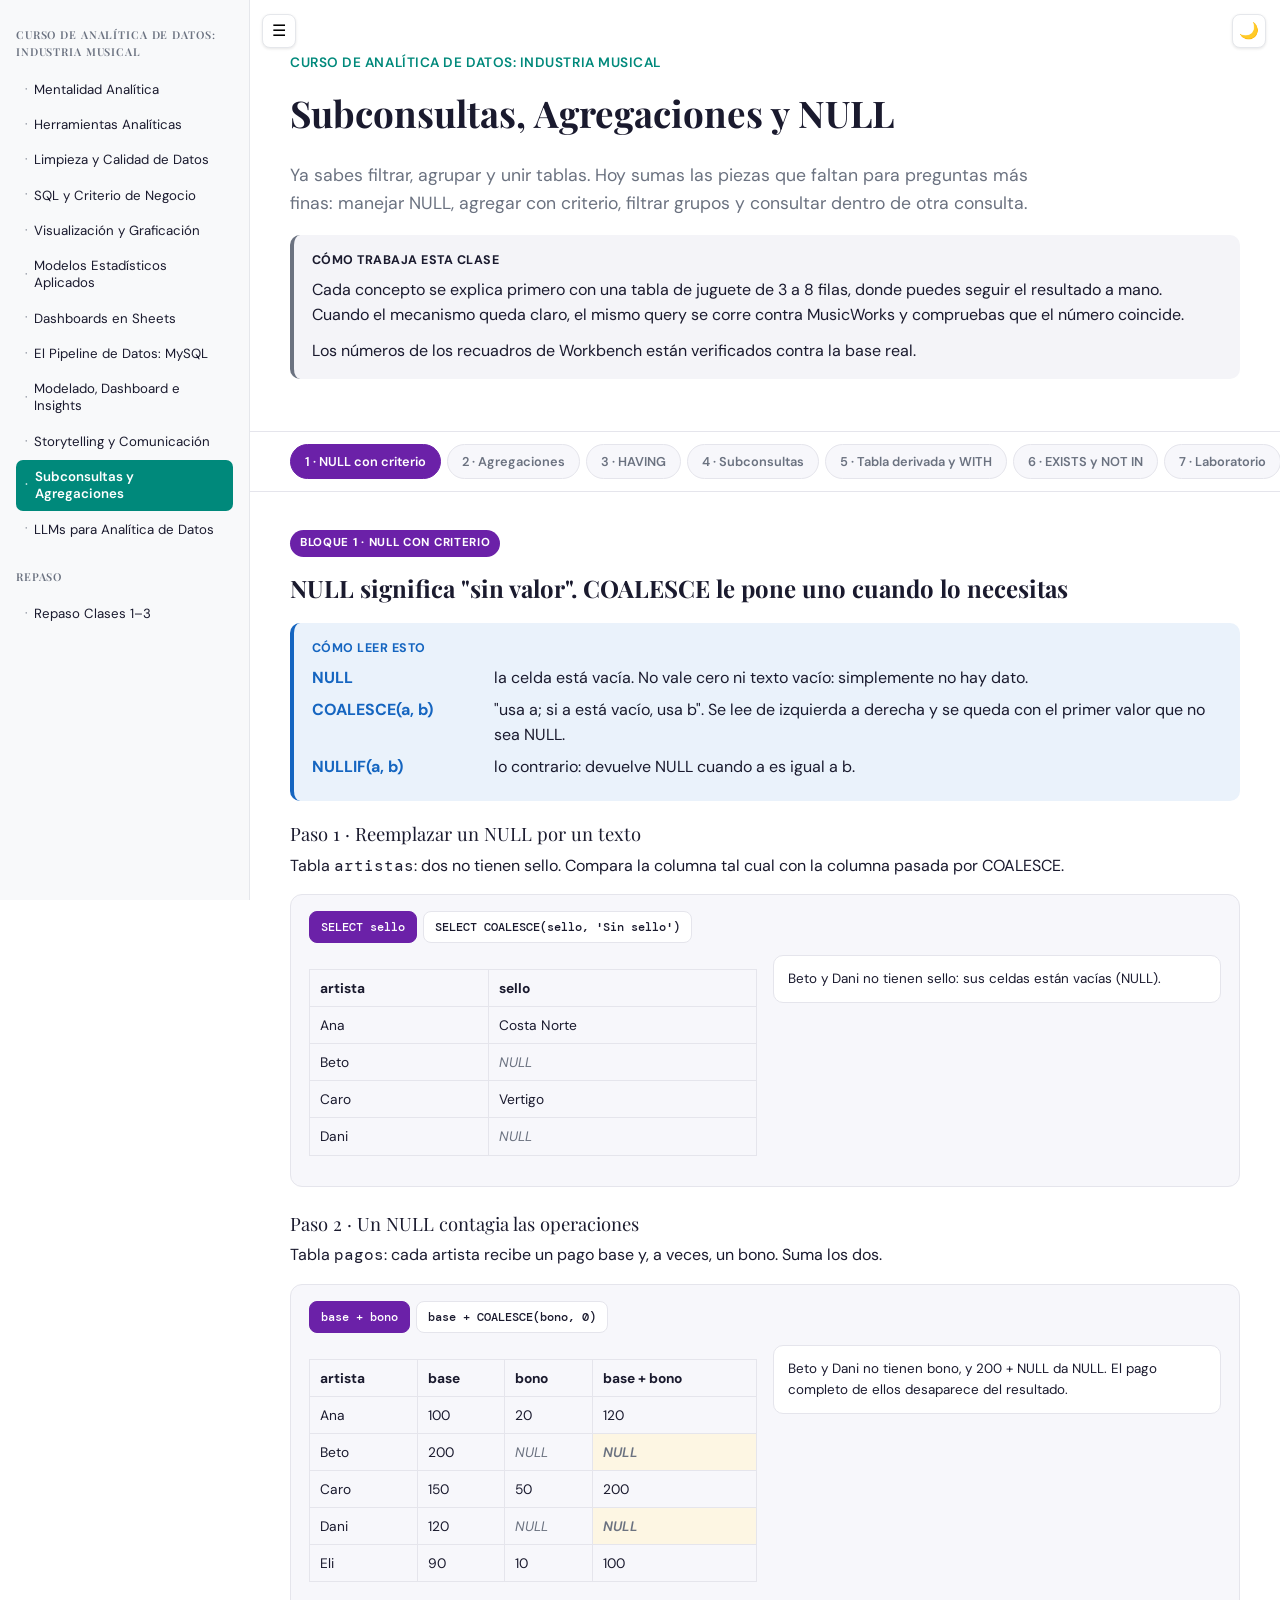
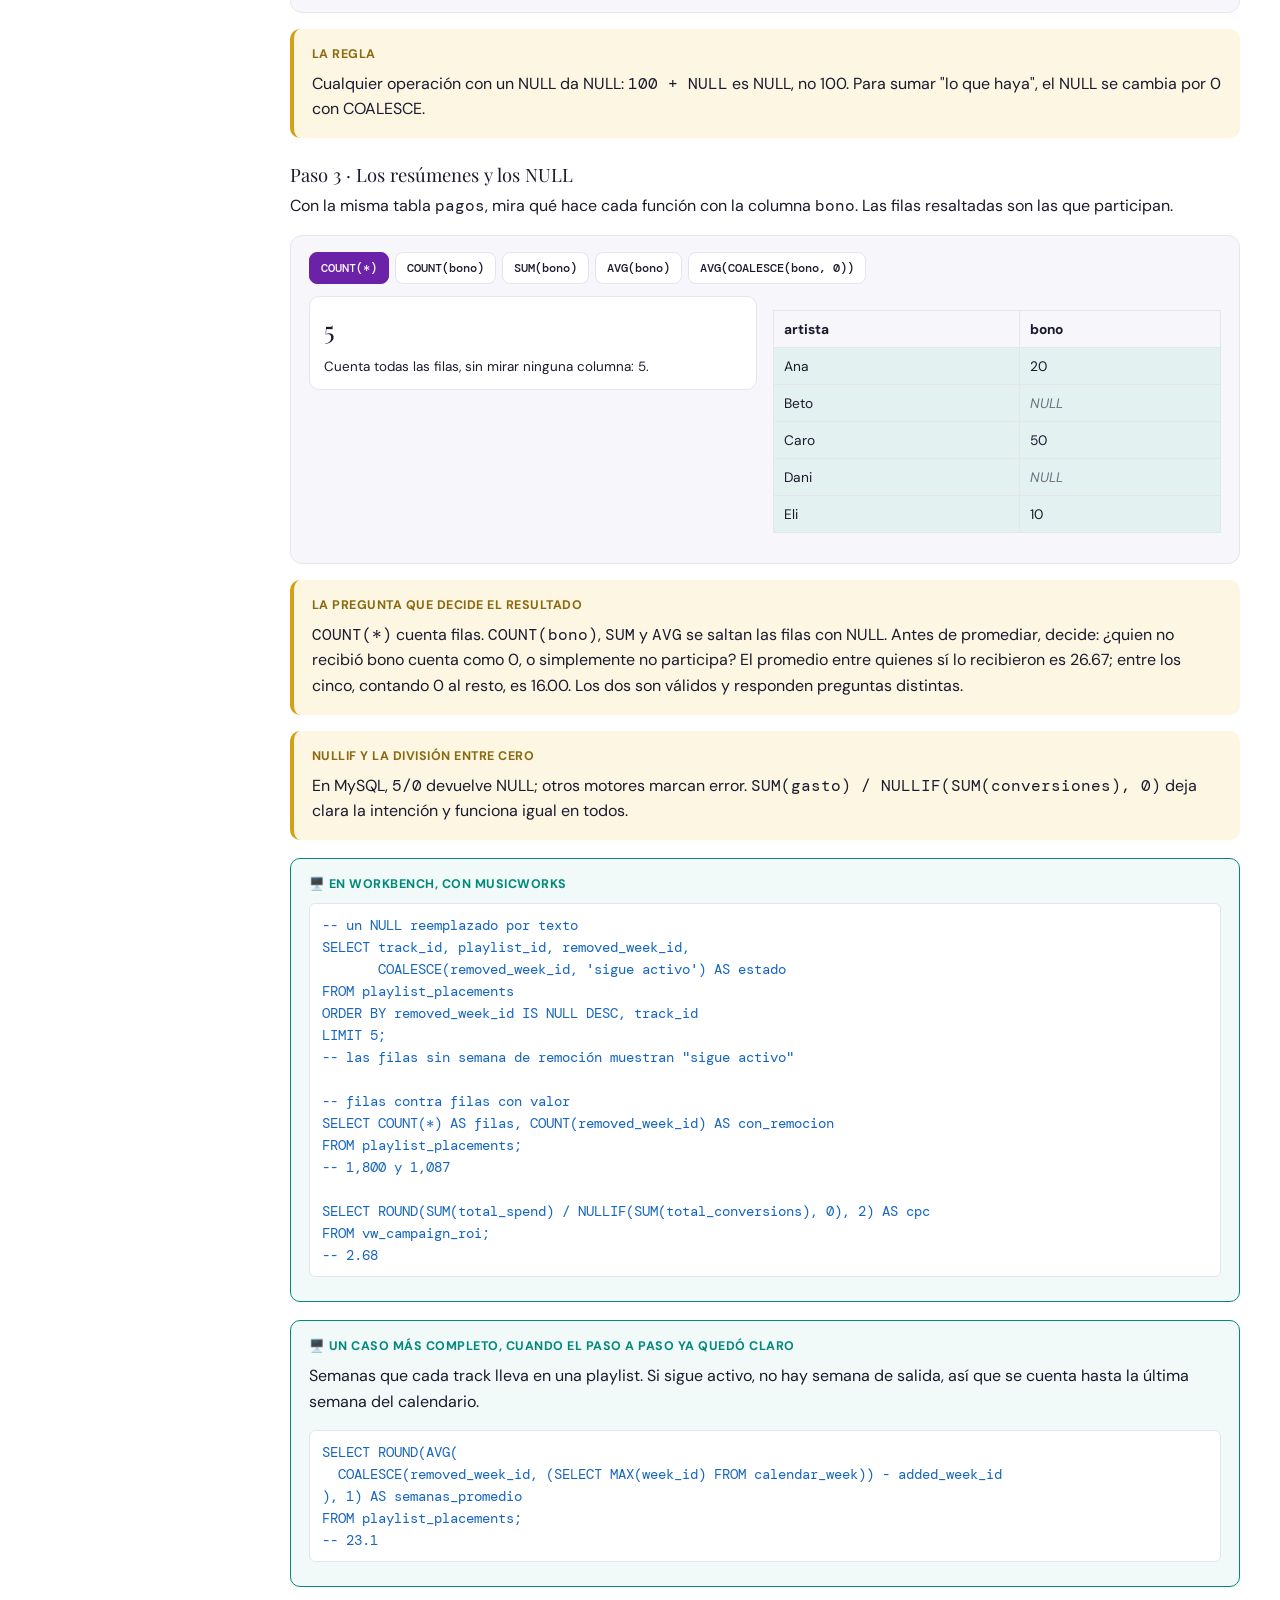
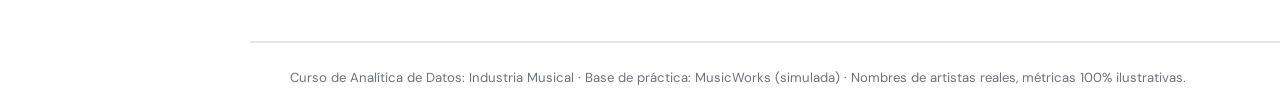
<file: clases/clase_sql_subconsultas_agregaciones.html>
<!DOCTYPE html>
<html lang="es">
<head>
<meta charset="UTF-8">
<meta name="viewport" content="width=device-width, initial-scale=1.0">
<meta name="color-scheme" content="light">
<title>Subconsultas, Agregaciones y NULL</title>
<link rel="preconnect" href="https://fonts.googleapis.com">
<link rel="preconnect" href="https://fonts.gstatic.com" crossorigin>
<link href="https://fonts.googleapis.com/css2?family=Playfair+Display:ital,wght@0,400;0,700;0,900;1,400&family=DM+Sans:wght@300;400;500;600&family=DM+Mono:wght@400;500&display=swap" rel="stylesheet">
<link rel="stylesheet" href="shared-chrome.css?v=4">
<style>

:root{
  --ink:#1a1a2e; --teal:#00897B; --gold:#D4A017; --red:#C62828;
  --gray:#6B7280; --pu:#6B21A8; --sh:#0F9D58; --bl:#1565C0;
  --bg:#ffffff; --bg-soft:#f7f7fb; --border:#e5e5ec;
}
@media (prefers-color-scheme: dark){ :root{ color-scheme:light; } }
*{box-sizing:border-box;}
html{color-scheme:light;}
body{
  margin:0; background:var(--bg); color:var(--ink);
  font-family:'DM Sans',system-ui,sans-serif; line-height:1.6; font-size:16px;
}
h1,h2,h3,h4{font-family:'Playfair Display',serif; color:var(--ink); margin:0 0 .5em;}
code, .mono, .ex-input, .ex-table, .compare-table td.sql-col{font-family:'DM Mono',monospace;}
p{margin:0 0 1em;}
a{color:var(--teal);}

.hero{padding:52px 40px 36px; border-bottom:1px solid var(--border);}
.hero .kicker{color:var(--teal); font-weight:600; font-size:.85rem; letter-spacing:.04em; text-transform:uppercase; margin-bottom:10px;}
.hero h1{font-size:2.3rem; max-width:820px;}
.hero .sub{font-size:1.1rem; color:var(--gray); max-width:760px;}

section{padding:36px 40px; border-bottom:1px solid var(--border);}
.block-tag{
  display:inline-block; font-size:.72rem; font-weight:700; letter-spacing:.06em; text-transform:uppercase;
  color:#fff; background:var(--teal); padding:4px 10px; border-radius:999px; margin-bottom:12px;
}
.block-tag.fase{background:var(--pu);}
section h2{font-size:1.5rem;}

.hook, .ibox, .wbox, .read-box{
  border-radius:10px; padding:16px 18px; margin:16px 0; border-left:4px solid;
}
.hook{background:#f4f4f8; border-color:var(--gray);}
.ibox{background:#fdf6e3; border-color:var(--gold);}
.wbox{background:#fdecea; border-color:var(--red);}
.read-box{background:#eaf2fb; border-color:var(--bl);}
.hook p, .ibox p, .wbox p, .read-box p{margin:0 0 .6em;}
.hook p:last-child, .ibox p:last-child, .wbox p:last-child, .read-box p:last-child{margin-bottom:0;}
.box-label{font-weight:700; font-size:.78rem; text-transform:uppercase; letter-spacing:.04em; margin-bottom:6px; display:block;}
.ibox .box-label{color:#8a6a10;}
.wbox .box-label{color:var(--red);}
.read-box .box-label{color:var(--bl);}
.read-box-item{display:grid; grid-template-columns:170px 1fr; gap:4px 12px; margin:6px 0;}
.read-box-val{font-weight:700; color:var(--bl);}
.read-box-txt{color:var(--ink);}

.compare-table{width:100%; border-collapse:collapse; margin:14px 0; font-size:.92rem;}
.compare-table th, .compare-table td{border:1px solid var(--border); padding:9px 12px; text-align:left; vertical-align:top;}
.compare-table th{background:var(--bg-soft); font-weight:700;}
.compare-table td.sql-col{color:var(--bl);}
.compare-table td.bad{color:var(--red);}
.compare-table td.good{color:var(--sh);}

.write-box{border:1px solid var(--border); border-radius:12px; margin:18px 0; overflow:hidden;}
.write-head{background:var(--bg-soft); padding:10px 16px; border-bottom:1px solid var(--border); font-weight:600; font-size:.92rem;}
.write-body{padding:16px;}
.write-input{
  width:100%; min-height:54px; border:1px dashed var(--border); border-radius:8px; padding:10px 12px;
  font-size:.92rem; resize:vertical; background:#fbfbfd; color:var(--ink); font-family:'DM Sans',sans-serif;
}
.write-input + .write-input{margin-top:10px;}
.write-label{font-size:.78rem; color:var(--gray); margin:0 0 4px; text-transform:uppercase; letter-spacing:.03em;}

.machine-callout{
  border:1px solid var(--teal); border-radius:10px; padding:16px 18px; margin:18px 0; background:#f2faf9;
}
.machine-callout .box-label{color:var(--teal); display:flex; align-items:center; gap:6px;}
.machine-callout code{display:block; background:#fff; border:1px solid var(--border); border-radius:6px; padding:10px 12px; margin:8px 0; font-size:.86rem; color:var(--bl); overflow-x:auto; white-space:pre;}
.machine-callout ol{margin:0; padding-left:1.2em;}
.machine-callout li{margin-bottom:6px;}

.steps{counter-reset:step; margin:16px 0;}
.step{display:flex; gap:12px; margin-bottom:14px;}
.step::before{
  counter-increment:step; content:counter(step); flex-shrink:0; width:26px; height:26px; border-radius:50%;
  background:var(--ink); color:#fff; display:flex; align-items:center; justify-content:center; font-size:.8rem; font-weight:700;
}
.step-body{padding-top:2px;}

.summary-table{width:100%; border-collapse:collapse; margin:14px 0; font-size:.9rem;}
.summary-table th, .summary-table td{border:1px solid var(--border); padding:10px 12px; text-align:left;}
.summary-table th{background:var(--bg-soft);}

.closing{padding:36px 40px; background:var(--bg-soft);}
footer{padding:24px 40px; color:var(--gray); font-size:.82rem; border-top:1px solid var(--border);}

.demo-pair{display:flex; gap:20px; flex-wrap:wrap; margin:16px 0;}
.demo-card{flex:1; min-width:240px; border:1px solid var(--border); border-radius:10px; padding:16px; background:var(--bg-soft); text-align:center;}
.demo-card .demo-label{font-size:.76rem; color:var(--gray); text-transform:uppercase; letter-spacing:.03em; margin-bottom:10px;}
.digit-grid{font-family:'DM Mono',monospace; font-size:1.3rem; letter-spacing:.35em; line-height:2; color:var(--ink);}
.digit-hot{color:var(--red); font-weight:700;}
.svg-card svg{width:100%; height:auto; display:block;}
.svg-card .svg-title{font-size:.82rem; font-weight:600; margin:10px 0 2px;}

/* Modo oscuro — estas cajas usan fondo hex fijo, no var(), así que
   shared-chrome.css no las alcanza. Se sobreescriben aquí. */
html[data-theme="dark"] .hook{background:#1b1b26;}
html[data-theme="dark"] .ibox{background:#2b2410;}
html[data-theme="dark"] .ibox .box-label{color:#E8B93D;}
html[data-theme="dark"] .wbox{background:#2e1518;}
html[data-theme="dark"] .read-box{background:#14232f;}
html[data-theme="dark"] .machine-callout{background:#0d2b28;}
html[data-theme="dark"] .machine-callout code{background:#14141c;}
html[data-theme="dark"] .write-input{background:#1b1b26;}
html[data-theme="dark"] .svg-card line{stroke:#2e2e3c;}
html[data-theme="dark"] .svg-card text{fill:#9CA3AF;}
html[data-theme="dark"] .svg-card polyline{stroke:#EDEDF3;}

.cube-widget{border:1px solid var(--border); border-radius:12px; padding:18px 20px; margin:18px 0; background:var(--bg-soft);}
.cube-widget + .cube-widget{margin-top:28px;}
.cube-widget-title{font-family:'Playfair Display',serif; font-size:1.15rem; margin:0 0 4px;}
.cube-widget-sub{font-size:.84rem; color:var(--gray); margin:0 0 14px;}

.cube-breadcrumb{display:flex; gap:8px; flex-wrap:wrap; margin-bottom:14px;}
.cube-chip{
  font-family:'DM Sans',sans-serif; font-size:.78rem; border:1px solid var(--border); background:var(--bg);
  color:var(--ink); padding:5px 10px; border-radius:999px; cursor:pointer;
}
.cube-chip-reset{background:var(--ink); color:#fff; border-color:var(--ink); font-weight:600;}

.cube-measure-toggle{display:flex; gap:8px; margin-bottom:14px;}
.cube-mbtn{
  font-family:'DM Sans',sans-serif; font-size:.8rem; font-weight:600; border:1px solid var(--border);
  background:var(--bg); color:var(--gray); padding:6px 14px; border-radius:8px; cursor:pointer;
}
.cube-mbtn-active{background:var(--teal); color:#fff; border-color:var(--teal);}

.cube-kpis{display:grid; grid-template-columns:repeat(auto-fit,minmax(140px,1fr)); gap:12px; margin-bottom:18px;}
.cube-kpi-item{background:var(--bg); border:1px solid var(--border); border-radius:10px; padding:12px 14px;}
.cube-kpi-label{font-size:.72rem; color:var(--gray); text-transform:uppercase; letter-spacing:.03em; margin-bottom:4px;}
.cube-kpi-val{font-family:'Playfair Display',serif; font-size:1.3rem; color:var(--ink);}

.cube-bar{cursor:pointer;}
.cube-bar rect{transition:opacity .1s ease;}
.cube-bar:hover rect{opacity:.8;}

.cube-cards{display:flex; gap:10px; flex-wrap:wrap;}
.cube-toggle-card{
  flex:1; min-width:130px; text-align:left; font-family:'DM Sans',sans-serif; cursor:pointer;
  background:var(--bg); border:1px solid var(--border); border-radius:10px; padding:12px 14px;
}
.cube-toggle-card:hover{border-color:var(--teal);}
.cube-toggle-active{background:var(--pu); border-color:var(--pu);}
.cube-toggle-active .cube-kpi-label, .cube-toggle-active .cube-kpi-val{color:#fff;}

/* Grid 2x2 compacto — cada tile con scroll interno, así el dashboard
   no empuja el resto de la página hacia abajo. */
.cube-dashboard-grid{display:grid; grid-template-columns:1fr 1fr; gap:10px; margin-bottom:14px;}
.cube-tile{
  background:var(--bg); border:1px solid var(--border); border-radius:10px; padding:10px 12px;
}
.cube-tile-title{
  font-size:.68rem; font-weight:700; text-transform:uppercase; letter-spacing:.03em; color:var(--gray);
  margin-bottom:6px;
}
.cube-tile svg{width:100%; height:auto; max-height:150px; display:block;}
.cube-tile .cube-kpis{grid-template-columns:1fr 1fr; gap:6px; margin-bottom:0;}
.cube-tile .cube-kpi-item{padding:7px 9px;}
.cube-tile .cube-kpi-label{font-size:.65rem;}
.cube-tile .cube-kpi-val{font-size:1rem;}
.cube-tile .cube-cards{gap:6px;}
.cube-tile .cube-toggle-card{padding:7px 9px; min-width:90px;}
.cube-tile-span2{grid-column:span 2;}

.q-list{margin:14px 0;}
.q-card{border:1px solid var(--border); border-radius:10px; margin-bottom:10px; overflow:hidden; background:var(--bg);}
.q-header{
  width:100%; display:flex; align-items:center; gap:12px; padding:14px 16px; background:none; border:none;
  text-align:left; cursor:pointer; font-family:'DM Sans',sans-serif; font-size:.92rem; color:var(--ink);
}
.q-num{font-family:'Playfair Display',serif; color:var(--pu); font-size:1rem; flex-shrink:0; width:22px;}
.q-text{flex:1;}
.q-caret{color:var(--gray); transition:transform .15s ease; flex-shrink:0;}
.q-card-open .q-caret{transform:rotate(180deg);}
.q-card-open .q-header{background:var(--bg-soft);}
.q-panel{padding:16px; border-top:1px solid var(--border); background:var(--bg-soft);}
.qa-headline{font-size:.98rem; font-weight:600; color:var(--ink); margin:0 0 14px;}
.cube-chart-wrap{background:var(--bg); border:1px solid var(--border); border-radius:10px; padding:12px;}
.cube-chart-wrap svg{width:100%; height:auto; max-height:160px; display:block;}
.qa-pie-row{display:flex; gap:18px; flex-wrap:wrap; align-items:center;}
.qa-pie-wrap{width:140px; flex-shrink:0; padding:8px;}
.qa-pie-wrap svg{width:100%; height:auto; max-height:140px; display:block;}
.pie-legend{flex:1; min-width:160px; font-size:.8rem;}
.pie-legend-item{display:flex; align-items:center; gap:8px; margin-bottom:6px; color:var(--ink);}
.pie-swatch{width:11px; height:11px; border-radius:3px; flex-shrink:0; display:inline-block;}
.qa-gauge-wrap{max-width:280px; padding:8px 8px 0;}
.qa-gauge-wrap svg{width:100%; height:auto; max-height:120px; display:block;}

.page-tabs{
  position:sticky; top:0; z-index:100; display:flex; gap:6px; overflow-x:auto;
  padding:12px 40px; background:var(--bg); border-bottom:1px solid var(--border);
}
.page-tab{
  flex-shrink:0; font-family:'DM Sans',sans-serif; font-size:.8rem; font-weight:600; padding:8px 14px;
  border-radius:999px; border:1px solid var(--border); background:var(--bg-soft); color:var(--gray);
  cursor:pointer; white-space:nowrap;
}
.page-tab:hover{border-color:var(--teal);}
.page-tab-active{background:var(--pu); color:#fff; border-color:var(--pu);}
.page-hidden{display:none !important;}


/* ---------- componentes propios de esta clase ---------- */
.toy{font-size:.86rem;}
.toy td, .toy th{padding:7px 10px;}
.toy-null{color:var(--gray); font-style:italic;}
.toy tr.toy-on td{background:#e3f2f0;}
.toy tr.toy-off td{opacity:.38;}
.toy tr.toy-dup td{background:#fdf6e3;}
.toy tr.toy-drop td{opacity:.38; text-decoration:line-through;}
.toy td.toy-swap{background:#fdf6e3; font-weight:600;}
html[data-theme="dark"] .toy tr.toy-on td{background:#0d2b28;}
html[data-theme="dark"] .toy tr.toy-dup td, html[data-theme="dark"] .toy td.toy-swap{background:#2b2410;}

.lab{border:1px solid var(--border); border-radius:12px; padding:16px 18px; margin:16px 0; background:var(--bg-soft);}
html[data-theme="dark"] .lab{background:#1b1b26;}
.lab h4{margin:0 0 4px;}
.lab-sub{font-size:.84rem; color:var(--gray); margin:0 0 12px;}
.lab-cols{display:grid; grid-template-columns:1fr 1fr; gap:16px; align-items:start;}
.lab-btns{display:flex; gap:6px; flex-wrap:wrap; margin:0 0 12px;}
.lab-btn{font-family:'DM Mono',monospace; font-size:.74rem; font-weight:500; padding:7px 11px; border-radius:8px; border:1px solid var(--border); background:var(--bg); color:var(--ink); cursor:pointer; text-align:left;}
.lab-btn:hover{border-color:var(--teal);}
.lab-btn-on{background:var(--pu); color:#fff; border-color:var(--pu);}
.lab-res{border:1px solid var(--border); border-radius:10px; padding:12px 14px; background:var(--bg);}
.lab-res .lab-big{font-family:'Playfair Display',serif; font-size:1.6rem; margin:0;}
.lab-res .lab-exp{font-size:.84rem; margin:6px 0 0;}
.lab-code{white-space:pre-wrap; font-family:'DM Mono',monospace; font-size:.76rem; line-height:1.55; background:var(--bg); border:1px solid var(--border); border-radius:8px; padding:10px 12px; margin:0 0 12px;}
.lab-code .hl{background:#fff4c2; border-radius:3px; padding:0 2px;}
html[data-theme="dark"] .lab-code .hl{background:#3a3212; color:#fff;}
.lab-note{font-size:.84rem; margin:10px 0 0;}
.lab-slider{display:flex; align-items:center; gap:12px; margin:0 0 12px; font-size:.84rem;}
.lab-slider input[type=range]{flex:1;}
.lab-check{display:block; font-size:.86rem; margin:0 0 10px;}

.quiz-item{border:1px solid var(--border); border-radius:10px; padding:12px 14px; margin-bottom:10px; background:var(--bg);}
.quiz-q{margin:0 0 8px; font-size:.92rem;}
.quiz-q code{font-size:.8rem;}
.quiz-opts{display:flex; gap:8px; flex-wrap:wrap;}
.quiz-opt{font-family:'DM Sans',sans-serif; font-size:.82rem; font-weight:600; padding:6px 12px; border-radius:999px; border:1px solid var(--border); background:var(--bg-soft); color:var(--ink); cursor:pointer;}
.quiz-item.quiz-done .quiz-opt{opacity:.45; cursor:default;}
.quiz-item.quiz-done .quiz-opt.quiz-picked{opacity:1;}
.quiz-fb{display:none; margin:8px 0 0; font-size:.84rem;}
.quiz-item.quiz-done .quiz-fb{display:block;}
.quiz-ok{color:var(--sh);} .quiz-bad{color:var(--red);}
.quiz-score{font-weight:600; margin:12px 0 0;}

@media (max-width:900px){ .lab-cols{grid-template-columns:1fr;} }
</style>
</head>
<body>
<div class="hero">
  <div class="kicker">Curso de Analítica de Datos: Industria Musical</div>
  <h1>Subconsultas, Agregaciones y NULL</h1>
  <p class="sub">Ya sabes filtrar, agrupar y unir tablas. Hoy sumas las piezas que faltan para preguntas más finas: manejar NULL, agregar con criterio, filtrar grupos y consultar dentro de otra consulta.</p>
  <div class="hook">
    <span class="box-label">Cómo trabaja esta clase</span>
    <p>Cada concepto se explica primero con una tabla de juguete de 3 a 8 filas, donde puedes seguir el resultado a mano. Cuando el mecanismo queda claro, el mismo query se corre contra MusicWorks y compruebas que el número coincide.</p>
    <p>Los números de los recuadros de Workbench están verificados contra la base real.</p>
  </div>
</div>

<nav class="page-tabs" id="page-tabs">
  <button type="button" class="page-tab" data-page="bloque-01">1 · NULL con criterio</button>
  <button type="button" class="page-tab" data-page="bloque-02">2 · Agregaciones</button>
  <button type="button" class="page-tab" data-page="bloque-03">3 · HAVING</button>
  <button type="button" class="page-tab" data-page="bloque-04">4 · Subconsultas</button>
  <button type="button" class="page-tab" data-page="bloque-05">5 · Tabla derivada y WITH</button>
  <button type="button" class="page-tab" data-page="bloque-06">6 · EXISTS y NOT IN</button>
  <button type="button" class="page-tab" data-page="bloque-07">7 · Laboratorio</button>
  <button type="button" class="page-tab" data-page="cierre">Cierre</button>
</nav>

<section id="bloque-01">
  <span class="block-tag fase">Bloque 1 · NULL con criterio</span>
  <h2>NULL significa "sin valor". COALESCE le pone uno cuando lo necesitas</h2>
  <div class="read-box">
    <span class="box-label">Cómo leer esto</span>
    <div class="read-box-item"><span class="read-box-val">NULL</span> <span class="read-box-txt">la celda está vacía. No vale cero ni texto vacío: simplemente no hay dato.</span></div>
    <div class="read-box-item"><span class="read-box-val">COALESCE(a, b)</span> <span class="read-box-txt">"usa a; si a está vacío, usa b". Se lee de izquierda a derecha y se queda con el primer valor que no sea NULL.</span></div>
    <div class="read-box-item"><span class="read-box-val">NULLIF(a, b)</span> <span class="read-box-txt">lo contrario: devuelve NULL cuando a es igual a b.</span></div>
  </div>

  <div class="cube-widget-title" style="margin-top:18px;">Paso 1 · Reemplazar un NULL por un texto</div>
  <p>Tabla <code>artistas</code>: dos no tienen sello. Compara la columna tal cual con la columna pasada por COALESCE.</p>
  <div class="lab">
    <div class="lab-btns" id="p1-btns"></div>
    <div class="lab-cols">
      <div id="p1-table"></div>
      <div class="lab-res"><p class="lab-exp" id="p1-note" style="margin:0;"></p></div>
    </div>
  </div>

  <div class="cube-widget-title" style="margin-top:22px;">Paso 2 · Un NULL contagia las operaciones</div>
  <p>Tabla <code>pagos</code>: cada artista recibe un pago base y, a veces, un bono. Suma los dos.</p>
  <div class="lab">
    <div class="lab-btns" id="p2-btns"></div>
    <div class="lab-cols">
      <div id="p2-table"></div>
      <div class="lab-res"><p class="lab-exp" id="p2-note" style="margin:0;"></p></div>
    </div>
  </div>
  <div class="ibox">
    <span class="box-label">La regla</span>
    <p>Cualquier operación con un NULL da NULL: <code>100 + NULL</code> es NULL, no 100. Para sumar "lo que haya", el NULL se cambia por 0 con COALESCE.</p>
  </div>

  <div class="cube-widget-title" style="margin-top:22px;">Paso 3 · Los resúmenes y los NULL</div>
  <p>Con la misma tabla <code>pagos</code>, mira qué hace cada función con la columna <code>bono</code>. Las filas resaltadas son las que participan.</p>
  <div class="lab">
    <div class="lab-btns" id="n-btns"></div>
    <div class="lab-cols">
      <div>
        <div class="lab-res"><p class="lab-big" id="n-big"></p><p class="lab-exp" id="n-exp"></p></div>
      </div>
      <div id="n-table"></div>
    </div>
  </div>
  <div class="ibox">
    <span class="box-label">La pregunta que decide el resultado</span>
    <p><code>COUNT(*)</code> cuenta filas. <code>COUNT(bono)</code>, <code>SUM</code> y <code>AVG</code> se saltan las filas con NULL. Antes de promediar, decide: ¿quien no recibió bono cuenta como 0, o simplemente no participa? El promedio entre quienes sí lo recibieron es 26.67; entre los cinco, contando 0 al resto, es 16.00. Los dos son válidos y responden preguntas distintas.</p>
  </div>
  <div class="ibox">
    <span class="box-label">NULLIF y la división entre cero</span>
    <p>En MySQL, <code>5/0</code> devuelve NULL; otros motores marcan error. <code>SUM(gasto) / NULLIF(SUM(conversiones), 0)</code> deja clara la intención y funciona igual en todos.</p>
  </div>

  <div class="machine-callout">
    <span class="box-label">🖥️ En Workbench, con MusicWorks</span>
    <code>-- un NULL reemplazado por texto
SELECT track_id, playlist_id, removed_week_id,
       COALESCE(removed_week_id, 'sigue activo') AS estado
FROM playlist_placements
ORDER BY removed_week_id IS NULL DESC, track_id
LIMIT 5;
-- las filas sin semana de remoción muestran "sigue activo"

-- filas contra filas con valor
SELECT COUNT(*) AS filas, COUNT(removed_week_id) AS con_remocion
FROM playlist_placements;
-- 1,800 y 1,087

SELECT ROUND(SUM(total_spend) / NULLIF(SUM(total_conversions), 0), 2) AS cpc
FROM vw_campaign_roi;
-- 2.68</code>
  </div>
  <div class="machine-callout">
    <span class="box-label">🖥️ Un caso más completo, cuando el paso a paso ya quedó claro</span>
    <p>Semanas que cada track lleva en una playlist. Si sigue activo, no hay semana de salida, así que se cuenta hasta la última semana del calendario.</p>
    <code>SELECT ROUND(AVG(
  COALESCE(removed_week_id, (SELECT MAX(week_id) FROM calendar_week)) - added_week_id
), 1) AS semanas_promedio
FROM playlist_placements;
-- 23.1</code>
  </div>
</section>

<section id="bloque-02">
  <span class="block-tag fase">Bloque 2 · Agregaciones</span>
  <h2>Tres formas de agregar que cambian el resultado sin avisar</h2>

  <div class="lab">
    <h4>A · Un JOIN que duplica filas</h4>
    <p class="lab-sub">Tres tracks con sus streams. El track A está en 2 playlists, el B en 1 y el C en 3.</p>
    <div class="lab-btns" id="f-btns"></div>
    <div class="lab-cols">
      <div id="f-table"></div>
      <div class="lab-res"><p class="lab-big" id="f-big"></p><p class="lab-exp" id="f-exp"></p></div>
    </div>
  </div>
  <div class="machine-callout">
    <span class="box-label">🖥️ En Workbench, con MusicWorks</span>
    <code>SELECT COUNT(*) AS filas, COUNT(DISTINCT t.track_id) AS tracks_distintos
FROM tracks t JOIN playlist_placements pp ON pp.track_id = t.track_id;
-- 1,800 filas para 1,084 tracks

SELECT SUM(sw.streams) FROM streaming_weekly sw
JOIN playlist_placements pp ON pp.track_id = sw.track_id;
-- 2,398,704,097, contra 2,154,997,804 sin el JOIN</code>
  </div>

  <div class="lab">
    <h4>B · Agregación condicional: filas que se vuelven columnas</h4>
    <p class="lab-sub">CASE ya lo conoces. Lo nuevo es ponerlo dentro de SUM. Elige una condición y mira qué filas suma.</p>
    <div class="lab-btns" id="c-btns"></div>
    <div class="lab-cols">
      <div id="c-table"></div>
      <div class="lab-res"><p class="lab-big" id="c-big"></p><p class="lab-exp" id="c-exp"></p></div>
    </div>
  </div>
  <div class="machine-callout">
    <span class="box-label">🖥️ En Workbench, con MusicWorks</span>
    <code>SELECT
  SUM(CASE WHEN a.artist_type = 'independent' THEN sw.streams END) AS independiente,
  SUM(CASE WHEN a.artist_type = 'mainstream'  THEN sw.streams END) AS mainstream
FROM streaming_weekly sw
JOIN tracks t ON t.track_id = sw.track_id
JOIN releases r ON r.release_id = t.release_id
JOIN artists a ON a.artist_id = r.artist_id;
-- 1,821,586,859 y 333,410,945, en una sola fila</code>
  </div>

  <div class="lab">
    <h4>C · Promedio de razones contra razón de totales</h4>
    <p class="lab-sub">La campaña chica gasta 100 y logra 100 conversiones. La grande gasta 900. Mueve las conversiones de la grande.</p>
    <div class="lab-slider"><span>Conversiones de la campaña grande</span><input type="range" id="w-slider" min="100" max="900" step="50" value="300"><strong id="w-val"></strong></div>
    <div class="lab-cols">
      <div id="w-table"></div>
      <div class="lab-res"><p class="lab-big" id="w-big"></p><p class="lab-exp" id="w-exp"></p></div>
    </div>
  </div>
  <div class="machine-callout">
    <span class="box-label">🖥️ En Workbench, con MusicWorks</span>
    <code>SELECT ROUND(SUM(total_spend) / SUM(total_conversions), 2) AS ponderado,
       ROUND(AVG(cost_per_conversion), 2)                   AS promedio_simple
FROM vw_campaign_roi;
-- 2.68 contra 2.92</code>
  </div>
</section>

<section id="bloque-03">
  <span class="block-tag fase">Bloque 3 · HAVING</span>
  <h2>WHERE filtra filas antes de agrupar; HAVING filtra grupos después</h2>
  <p>Un query se escribe en un orden y se ejecuta en otro. Recorre los pasos de este query sobre la tabla <code>ventas</code>.</p>

  <div class="lab">
    <h4>El recorrido de un query</h4>
    <div class="lab-btns" id="o-btns"></div>
    <div class="lab-cols">
      <div><pre class="lab-code" id="o-code"></pre><p class="lab-note" id="o-note"></p></div>
      <div id="o-table"></div>
    </div>
  </div>

  <div class="ibox">
    <span class="box-label">Por qué SUM no cabe en WHERE</span>
    <p>WHERE actúa en el paso 2, cuando los grupos todavía no existen y no hay nada que sumar. HAVING actúa en el paso 4, ya con los totales calculados. Dani desapareció en el paso 2: sus dos ventas son menores a 20 y ni llegó a formar grupo.</p>
  </div>

  <div class="cube-widget-title" style="margin-top:20px;">¿WHERE o HAVING?</div>
  <div id="h-quiz"></div>
  <p class="quiz-score" id="h-score"></p>

  <div class="machine-callout">
    <span class="box-label">🖥️ En Workbench, con MusicWorks</span>
    <code>-- artistas con más de una campaña (condición sobre un conteo)
SELECT artist_id, COUNT(*) AS campañas
FROM campaigns
GROUP BY artist_id
HAVING COUNT(*) > 1;
-- 50 artistas

-- DSPs cuyo ingreso semanal promedio supera el promedio de todos
SELECT d.dsp_name, ROUND(AVG(sw.revenue), 2) AS prom_semanal
FROM streaming_weekly sw JOIN dsps d ON d.dsp_id = sw.dsp_id
GROUP BY d.dsp_name
HAVING AVG(sw.revenue) > (SELECT AVG(revenue) FROM streaming_weekly)
ORDER BY prom_semanal DESC;
-- Spotify 39.32 y Apple Music 25.48</code>
  </div>
</section>

<section id="bloque-04">
  <span class="block-tag fase">Bloque 4 · Subconsultas</span>
  <h2>Una consulta dentro de otra: la de adentro corre primero</h2>
  <div class="read-box">
    <span class="box-label">Cómo leer esto</span>
    <div class="read-box-item"><span class="read-box-val">Subconsulta escalar</span> <span class="read-box-txt">devuelve un solo valor, por ejemplo un promedio. Se usa donde cabría un número.</span></div>
    <div class="read-box-item"><span class="read-box-val">Subconsulta con IN</span> <span class="read-box-txt">devuelve una lista de valores contra la que se compara cada fila.</span></div>
  </div>

  <div class="cube-widget-title" style="margin-top:18px;">Antes de empezar: los símbolos que vas a ver</div>
  <p>En las subconsultas aparecen signos que conviene leer en voz alta. Empieza con los de comparación: elige uno, cambia el número y observa qué artistas cumplen.</p>
  <div class="lab">
    <h4>Operadores de comparación</h4>
    <p class="lab-sub">Tabla artistas: Ana 100, Beto 500, Caro 900 y Dani 300 oyentes.</p>
    <div class="lab-btns" id="ops-btns"></div>
    <div class="lab-slider"><span>Número a comparar</span><input type="range" id="ops-num" min="100" max="900" step="100" value="500"><strong id="ops-val"></strong></div>
    <div class="lab-cols">
      <div id="ops-table"></div>
      <div class="lab-res"><p class="lab-big" id="ops-big" style="font-size:1.15rem;"></p><p class="lab-exp" id="ops-exp"></p></div>
    </div>
  </div>
  <p>Con 500, fíjate en la diferencia entre <code>&gt;</code> y <code>&gt;=</code>: Beto tiene justo 500, así que solo entra con "mayor o igual".</p>

  <table class="compare-table">
    <thead><tr><th>Símbolo</th><th>Se lee</th><th>Ejemplo</th></tr></thead>
    <tbody>
      <tr><td><code>( )</code></td><td>Encierran una subconsulta. Todo lo de adentro se calcula primero, y su resultado se usa como si fuera un número o una lista.</td><td class="sql-col">WHERE oyentes &gt; <strong>(SELECT AVG(oyentes) FROM artistas)</strong></td></tr>
      <tr><td><code>,</code></td><td>Separa columnas, o los valores de una lista.</td><td class="sql-col">SELECT nombre, oyentes<br>WHERE id IN (1, 3)</td></tr>
      <tr><td><code>*</code></td><td>"Todas las columnas". Dentro de <code>COUNT(*)</code> significa "todas las filas".</td><td class="sql-col">SELECT * FROM artistas<br>COUNT(*)</td></tr>
      <tr><td><code>.</code></td><td>Une el nombre de una tabla (o su alias) con una de sus columnas.</td><td class="sql-col">a.artist_name</td></tr>
      <tr><td><code>'texto'</code></td><td>Comillas simples: lo de adentro es texto, no el nombre de una columna.</td><td class="sql-col">WHERE artist_type = 'independent'</td></tr>
      <tr><td><code>AS</code></td><td>Le pone un nombre nuevo (alias) a una columna o a una tabla derivada.</td><td class="sql-col">SUM(monto) AS total</td></tr>
      <tr><td><code>;</code></td><td>Marca el final de la consulta.</td><td class="sql-col">SELECT 1;</td></tr>
      <tr><td><code>--</code></td><td>Comentario: MySQL ignora el resto de la línea. Después de los dos guiones va un espacio.</td><td class="sql-col">-- esto no se ejecuta</td></tr>
    </tbody>
  </table>

  <div class="lab">
    <h4>A · Escalar: artistas sobre el promedio de oyentes</h4>
    <div class="lab-btns" id="s-btns"></div>
    <div class="lab-cols">
      <div><pre class="lab-code" id="s-code"></pre><p class="lab-note" id="s-note"></p></div>
      <div id="s-table"></div>
    </div>
  </div>

  <div class="lab">
    <h4>B · IN y NOT IN: artistas con y sin campaña</h4>
    <p class="lab-sub">La subconsulta devuelve los <code>artista_id</code> de la tabla campañas: 1, 1 y 3.</p>
    <div class="lab-btns" id="i-btns"></div>
    <div class="lab-cols">
      <div><pre class="lab-code" id="i-code"></pre><p class="lab-note" id="i-note"></p></div>
      <div id="i-table"></div>
    </div>
  </div>

  <div class="machine-callout">
    <span class="box-label">🖥️ En Workbench, con MusicWorks</span>
    <code>SELECT artist_name, monthly_listeners_baseline
FROM artists
WHERE monthly_listeners_baseline > (SELECT AVG(monthly_listeners_baseline) FROM artists)
ORDER BY monthly_listeners_baseline DESC;
-- 51 artistas

SELECT COUNT(*) FROM releases
WHERE release_id IN (SELECT release_id FROM campaigns);
-- 150 releases con campaña propia</code>
  </div>
</section>

<section id="bloque-05">
  <span class="block-tag fase">Bloque 5 · Tabla derivada y WITH</span>
  <h2>Cuando necesitas un agregado de otro agregado</h2>
  <p>MySQL no permite anidar funciones de agregación. Este query falla:</p>
  <div class="machine-callout">
    <span class="box-label">🖥️ Un error que conviene reconocer</span>
    <code>SELECT MAX(SUM(streams)) FROM streaming_weekly GROUP BY dsp_id;
-- Error Code: 1111. Invalid use of group function</code>
    <p>La salida es calcular primero los totales en una subconsulta y aplicar el MAX encima. A esa subconsulta en el <code>FROM</code> se le llama tabla derivada, y MySQL exige que lleve un alias.</p>
    <code>SELECT MAX(total) AS max_streams_genero
FROM (
  SELECT SUM(sw.streams) AS total
  FROM streaming_weekly sw
  JOIN tracks t ON t.track_id = sw.track_id
  JOIN releases r ON r.release_id = t.release_id
  JOIN artists a ON a.artist_id = r.artist_id
  GROUP BY a.genre_id
) AS totales;
-- 254,192,341</code>
  </div>

  <p>Cuando la tabla derivada se necesita dos veces, conviene darle un nombre con <code>WITH</code>. Recorre este query sobre la tabla de juguete: ¿qué vendedores están sobre el promedio de sus totales?</p>
  <div class="lab">
    <h4>WITH: total por vendedor, y quién supera el promedio</h4>
    <div class="lab-btns" id="d-btns"></div>
    <div class="lab-cols">
      <div><pre class="lab-code" id="d-code"></pre><p class="lab-note" id="d-note"></p></div>
      <div id="d-table"></div>
    </div>
  </div>

  <div class="machine-callout">
    <span class="box-label">🖥️ En Workbench, con MusicWorks</span>
    <code>WITH por_genero AS (
  SELECT g.genre_name, SUM(sw.streams) AS tot
  FROM streaming_weekly sw
  JOIN tracks t ON t.track_id = sw.track_id
  JOIN releases r ON r.release_id = t.release_id
  JOIN artists a ON a.artist_id = r.artist_id
  JOIN genres g ON g.genre_id = a.genre_id
  GROUP BY g.genre_name
)
SELECT genre_name, tot FROM por_genero
WHERE tot > (SELECT AVG(tot) FROM por_genero)
ORDER BY tot DESC;
-- 7 géneros, desde Symphonic Metal (254,192,341) hasta Death Metal (148,551,370)</code>
  </div>
</section>

<section id="bloque-06">
  <span class="block-tag fase">Bloque 6 · EXISTS y NOT IN</span>
  <h2>La trampa de NOT IN cuando la lista trae un NULL</h2>
  <p>Pregunta: ¿qué semanas del 1 al 5 no tuvieron ninguna remoción? La subconsulta devuelve las semanas en que sí hubo. Activa el NULL y observa qué le pasa a cada versión.</p>

  <div class="lab">
    <h4>Semanas sin remociones</h4>
    <label class="lab-check"><input type="checkbox" id="e-null"> La subconsulta incluye una remoción sin semana (NULL)</label>
    <div class="lab-cols">
      <div><pre class="lab-code" id="e-code"></pre></div>
      <div>
        <div class="lab-res"><p class="lab-exp" style="margin:0 0 6px;"><strong>NOT IN</strong></p><p class="lab-big" id="e-in"></p><p class="lab-exp" style="margin:12px 0 6px;"><strong>NOT EXISTS</strong></p><p class="lab-big" id="e-ex"></p></div>
        <p class="lab-note" id="e-note"></p>
      </div>
    </div>
  </div>

  <div class="ibox">
    <span class="box-label">Por qué pasa</span>
    <p><code>x NOT IN (2, 4, NULL)</code> equivale a <code>x &lt;&gt; 2 AND x &lt;&gt; 4 AND x &lt;&gt; NULL</code>. Comparar contra NULL no da verdadero ni falso, da "desconocido", y una fila solo pasa el filtro cuando la condición es verdadera. El resultado son cero filas, sin error ni aviso.</p>
  </div>
  <div class="ibox">
    <span class="box-label">Cómo se evita</span>
    <p>Usa <code>NOT EXISTS</code>, o agrega <code>WHERE columna IS NOT NULL</code> dentro de la subconsulta. <code>EXISTS</code> pregunta "¿hay al menos una fila que cumpla?" y por eso los NULL no lo afectan. Se llama correlacionada porque la subconsulta usa una columna de la consulta de afuera.</p>
  </div>

  <div class="machine-callout">
    <span class="box-label">🖥️ En Workbench, con MusicWorks</span>
    <code>-- 713 de las 1,800 colocaciones siguen activas: su removed_week_id es NULL
SELECT COUNT(*) FROM calendar_week
WHERE week_id NOT IN (SELECT removed_week_id FROM playlist_placements);
-- 0  (la trampa)

SELECT COUNT(*) FROM calendar_week cw
WHERE NOT EXISTS (SELECT 1 FROM playlist_placements pp WHERE pp.removed_week_id = cw.week_id);
-- 1  (el resultado correcto, de 104 semanas)</code>
  </div>
</section>

<section id="bloque-07">
  <span class="block-tag fase">Bloque 7 · Laboratorio</span>
  <h2>Predice el resultado antes de correrlo</h2>
  <p>Cinco preguntas sobre las tablas de juguete de la clase. Responde de cabeza y lee la explicación.</p>
  <div class="read-box">
    <span class="box-label">Las tablas de juguete, a la mano</span>
    <div class="read-box-item"><span class="read-box-val">pagos</span> <span class="read-box-txt">bono: 20, NULL, 50, NULL, 10 (cinco artistas).</span></div>
    <div class="read-box-item"><span class="read-box-val">ventas</span> <span class="read-box-txt">Ana 100 y 50, Beto 30 y 20, Caro 200 y 10, Dani 15 y 5.</span></div>
    <div class="read-box-item"><span class="read-box-val">tracks y playlists</span> <span class="read-box-txt">streams A=100, B=50, C=10; playlists por track: 2, 1 y 3.</span></div>
  </div>
  <div id="l-quiz"></div>
  <p class="quiz-score" id="l-score"></p>

  <div class="machine-callout">
    <span class="box-label">🖥️ Reto en Workbench</span>
    <p>Sin mirar los bloques anteriores, escribe el query que devuelve los géneros con más streams que el promedio de los géneros. Necesitas un JOIN de cinco tablas, un agregado por género y una subconsulta. Resultado esperado: 7 géneros. La solución con <code>WITH</code> está en el Bloque 5.</p>
  </div>
</section>

<div class="closing" id="cierre">
  <h2>Cierre de hoy</h2>
  <table class="summary-table">
    <thead><tr><th>Herramienta</th><th>Úsala cuando</th><th>Error que evita</th></tr></thead>
    <tbody>
      <tr><td><code>COALESCE</code></td><td>un NULL debe contar como un valor concreto</td><td>promedios calculados con menos filas de las que crees</td></tr>
      <tr><td><code>COUNT(DISTINCT)</code></td><td>un JOIN puede repetir filas</td><td>totales inflados por duplicación</td></tr>
      <tr><td><code>SUM(CASE ...)</code></td><td>quieres varias medidas en una sola fila</td><td>correr el mismo query varias veces</td></tr>
      <tr><td>Razón de totales</td><td>calculas costos, tasas o promedios entre grupos de distinto tamaño</td><td>promedio de razones</td></tr>
      <tr><td><code>HAVING</code></td><td>la condición es sobre un total o un conteo</td><td>meter SUM dentro de WHERE</td></tr>
      <tr><td>Subconsulta escalar o con <code>IN</code></td><td>necesitas un valor o una lista calculada antes</td><td>copiar cifras a mano</td></tr>
      <tr><td>Tabla derivada o <code>WITH</code></td><td>necesitas un agregado de otro agregado</td><td>anidar funciones de agregación</td></tr>
      <tr><td><code>NOT EXISTS</code></td><td>buscas lo que no tiene pareja</td><td>cero filas silenciosas por un NULL</td></tr>
    </tbody>
  </table>
  <div class="ibox">
    <span class="box-label">El puente con la siguiente clase</span>
    <p>Un LLM escribe queries que corren sin error y aun así fallan justo en estos puntos: promedios de razones, JOINs que duplican, NOT IN con NULL. Con lo de hoy ya sabes qué buscar cuando verifiques su trabajo.</p>
  </div>
</div>

<footer>
  Curso de Analítica de Datos: Industria Musical · Base de práctica: MusicWorks (simulada) · Nombres de artistas reales, métricas 100% ilustrativas.
</footer>

<script>
'use strict';

function toyTable(cols, rows, cls, swapCols){
  var h = '<table class="compare-table toy"><thead><tr>' + cols.map(function(c){ return '<th>' + c + '</th>'; }).join('') + '</tr></thead><tbody>';
  rows.forEach(function(r, i){
    h += '<tr' + (cls && cls[i] ? ' class="' + cls[i] + '"' : '') + '>' + r.map(function(v, j){
      var swap = swapCols && swapCols[i] && swapCols[i].indexOf(j) !== -1 ? ' class="toy-swap"' : '';
      return '<td' + swap + '>' + (v === null ? '<span class="toy-null">NULL</span>' : v) + '</td>';
    }).join('') + '</tr>';
  });
  return h + '</tbody></table>';
}
function $(id){ return document.getElementById(id); }
function btnRow(el, labels, onPick){
  el.innerHTML = labels.map(function(l, i){ return '<button type="button" class="lab-btn" data-i="' + i + '">' + l + '</button>'; }).join('');
  el.addEventListener('click', function(ev){
    var b = ev.target.closest ? ev.target.closest('.lab-btn') : null;
    if (!b) return;
    var i = +b.getAttribute('data-i');
    Array.prototype.forEach.call(el.querySelectorAll('.lab-btn'), function(x, j){ x.classList.toggle('lab-btn-on', j === i); });
    onPick(i);
  });
  return function(i){ var b = el.querySelector('.lab-btn[data-i="' + i + '"]'); if (b) b.click(); };
}
function hl(lines, active){
  return lines.map(function(l, i){ return active.indexOf(i) !== -1 ? '<span class="hl">' + l + '</span>' : l; }).join('\n');
}

/* ---------- Bloque 1: NULL ---------- */
function mountNull(){
  if (!$('p1-btns')) return;
  var ART = [['Ana', 'Costa Norte'], ['Beto', null], ['Caro', 'Vertigo'], ['Dani', null]];
  btnRow($('p1-btns'), ['SELECT sello', "SELECT COALESCE(sello, 'Sin sello')"], function(i){
    var swap = i === 1;
    var rows = ART.map(function(r){ return [r[0], swap && r[1] === null ? 'Sin sello' : r[1]]; });
    var sw = ART.map(function(r){ return swap && r[1] === null ? [1] : null; });
    $('p1-table').innerHTML = toyTable(['artista', swap ? "COALESCE(sello, 'Sin sello')" : 'sello'], rows, null, sw);
    $('p1-note').textContent = swap
      ? 'Donde había NULL ahora aparece "Sin sello" (celdas resaltadas). Donde ya había un valor, COALESCE lo deja igual.'
      : 'Beto y Dani no tienen sello: sus celdas están vacías (NULL).';
  })(0);

  var PAG = [['Ana', 100, 20], ['Beto', 200, null], ['Caro', 150, 50], ['Dani', 120, null], ['Eli', 90, 10]];
  btnRow($('p2-btns'), ['base + bono', 'base + COALESCE(bono, 0)'], function(i){
    var fix = i === 1;
    var rows = PAG.map(function(r){
      var bonoTxt = r[2] === null ? null : r[2];
      var total = r[2] === null ? (fix ? r[1] : null) : r[1] + r[2];
      return [r[0], r[1], bonoTxt, total];
    });
    var sw = PAG.map(function(r){ return r[2] === null ? [3] : null; });
    $('p2-table').innerHTML = toyTable(['artista', 'base', 'bono', fix ? 'base + COALESCE(bono, 0)' : 'base + bono'], rows, null, sw);
    $('p2-note').textContent = fix
      ? 'COALESCE(bono, 0) cambia el NULL por 0 antes de sumar. Beto y Dani ahora aparecen con su pago base: 200 y 120.'
      : 'Beto y Dani no tienen bono, y 200 + NULL da NULL. El pago completo de ellos desaparece del resultado.';
  })(0);

  var N_EXPR = [
    { k: 'COUNT(*)', use: function(r){ return true; }, val: function(r){ return 1; }, agg: 'sum',
      exp: 'Cuenta todas las filas, sin mirar ninguna columna: 5.' },
    { k: 'COUNT(bono)', use: function(r){ return r[2] !== null; }, val: function(r){ return 1; }, agg: 'sum',
      exp: 'Solo cuenta las filas donde bono tiene valor. Las dos con NULL se saltan: 3.' },
    { k: 'SUM(bono)', use: function(r){ return r[2] !== null; }, val: function(r){ return r[2]; }, agg: 'sum',
      exp: 'Suma 20 + 50 + 10. Las filas con NULL no aportan nada.' },
    { k: 'AVG(bono)', use: function(r){ return r[2] !== null; }, val: function(r){ return r[2]; }, agg: 'avg',
      exp: 'Promedia únicamente las 3 filas con valor: (20 + 50 + 10) ÷ 3. Los NULL no entran ni como cero.' },
    { k: 'AVG(COALESCE(bono, 0))', use: function(r){ return true; }, val: function(r){ return r[2] === null ? 0 : r[2]; }, agg: 'avg', swap: true,
      exp: 'Cada NULL pasa a 0 y las 5 filas entran: (20 + 0 + 50 + 0 + 10) ÷ 5.' }
  ];
  btnRow($('n-btns'), N_EXPR.map(function(e){ return e.k; }), function(i){
    var e = N_EXPR[i];
    var used = PAG.filter(e.use);
    var total = used.map(e.val).reduce(function(a, b){ return a + b; }, 0);
    var res = e.agg === 'sum' ? total : total / used.length;
    $('n-big').textContent = e.agg === 'avg' ? res.toFixed(2) : String(res);
    $('n-exp').textContent = e.exp;
    var rows = PAG.map(function(r){ return [r[0], r[2] === null && e.swap ? '<strong>0</strong> <span class="toy-null">(era NULL)</span>' : r[2]]; });
    var cls = PAG.map(function(r){ return e.use(r) ? 'toy-on' : 'toy-off'; });
    $('n-table').innerHTML = toyTable(['artista', 'bono'], rows, cls);
  })(0);
}

/* ---------- Bloque 2 ---------- */
function mountFanout(){
  if (!$('f-btns')) return;
  var TR = [['A', 100], ['B', 50], ['C', 10]];
  var PL = [['A', 'Playlist 1'], ['A', 'Playlist 2'], ['B', 'Playlist 1'], ['C', 'Playlist 1'], ['C', 'Playlist 2'], ['C', 'Playlist 3']];
  var pick = btnRow($('f-btns'), ['Sin JOIN', 'Con JOIN a playlists'], function(i){
    if (i === 0){
      $('f-table').innerHTML = toyTable(['track', 'streams'], TR);
      $('f-big').textContent = 'SUM = 160';
      $('f-exp').textContent = 'Cada track aparece una sola vez: 3 filas y 160 streams. Es el total correcto.';
    } else {
      var seen = {};
      var rows = PL.map(function(p){ return [p[0], TR.filter(function(t){ return t[0] === p[0]; })[0][1], p[1]]; });
      var cls = PL.map(function(p){ var d = seen[p[0]]; seen[p[0]] = true; return d ? 'toy-dup' : ''; });
      $('f-table').innerHTML = toyTable(['track', 'streams', 'playlist'], rows, cls);
      $('f-big').textContent = 'SUM = 280';
      $('f-exp').textContent = 'El JOIN repite cada track una vez por playlist: 6 filas en lugar de 3. Las filas repetidas (en amarillo) suman de nuevo: 280 en lugar de 160. COUNT(DISTINCT track) sigue dando 3.';
    }
  });
  pick(0);
}
function mountCond(){
  if (!$('c-btns')) return;
  var ROWS = [['Ana', 'independiente', 100], ['Beto', 'mainstream', 400], ['Caro', 'independiente', 50], ['Dani', 'independiente', 30]];
  var CONDS = ['independiente', 'mainstream'];
  var pick = btnRow($('c-btns'), CONDS.map(function(c){ return "SUM(CASE WHEN tipo = '" + c + "' THEN streams END)"; }), function(i){
    var c = CONDS[i];
    var cls = ROWS.map(function(r){ return r[1] === c ? 'toy-on' : 'toy-off'; });
    $('c-table').innerHTML = toyTable(['artista', 'tipo', 'streams'], ROWS, cls);
    var t = ROWS.filter(function(r){ return r[1] === c; }).reduce(function(a, r){ return a + r[2]; }, 0);
    $('c-big').textContent = c + ' = ' + t;
    $('c-exp').textContent = 'En las filas que cumplen la condición, CASE devuelve los streams; en las demás devuelve NULL, y SUM se salta los NULL (como viste en el Bloque 1). Una expresión por tipo deja cada total en su propia columna: independiente 180 y mainstream 400, en una sola fila.';
  });
  pick(0);
}
function mountWeighted(){
  var s = $('w-slider');
  if (!s) return;
  function update(){
    var conv = +s.value;
    $('w-val').textContent = conv;
    var c1 = 100 / 100, c2 = 900 / conv;
    var simple = (c1 + c2) / 2, weighted = 1000 / (100 + conv);
    $('w-table').innerHTML = toyTable(['campaña', 'gasto', 'conversiones', 'costo por conversión'],
      [['Chica', 100, 100, c1.toFixed(2)], ['Grande', 900, conv, c2.toFixed(2)]]);
    $('w-big').textContent = 'Simple ' + simple.toFixed(2) + ' · Ponderado ' + weighted.toFixed(2);
    var same = Math.abs(simple - weighted) < 0.005;
    $('w-exp').textContent = same
      ? 'Con costos idénticos en las dos campañas, ambos métodos coinciden.'
      : 'El promedio simple trata a las dos campañas como iguales. El ponderado, gasto total ÷ conversiones totales (1,000 ÷ ' + (100 + conv) + '), da más peso a la campaña grande, que es donde se fue el dinero.';
  }
  s.addEventListener('input', update);
  update();
}

/* ---------- Bloque 3 ---------- */
var VENTAS = [['Ana', 100], ['Ana', 50], ['Beto', 30], ['Beto', 20], ['Caro', 200], ['Caro', 10], ['Dani', 15], ['Dani', 5]];
var O_LINES = ['SELECT vendedor, SUM(monto) AS total', 'FROM ventas', 'WHERE monto >= 20', 'GROUP BY vendedor', 'HAVING SUM(monto) > 100', 'ORDER BY total DESC;'];
var O_STEPS = [
  { b: '1 · FROM', lines: [1], note: 'Se toman todas las filas de ventas: 8.',
    table: function(){ return toyTable(['vendedor', 'monto'], VENTAS); } },
  { b: '2 · WHERE', lines: [2], note: 'Se descartan las filas con monto menor a 20: quedan 5. Dani se queda sin filas.',
    table: function(){ return toyTable(['vendedor', 'monto'], VENTAS, VENTAS.map(function(r){ return r[1] >= 20 ? '' : 'toy-drop'; })); } },
  { b: '3 · GROUP BY', lines: [3], note: 'Las 5 filas restantes se agrupan por vendedor y se suman: 3 grupos.',
    table: function(){ return toyTable(['vendedor', 'SUM(monto)'], [['Ana', 150], ['Beto', 50], ['Caro', 200]]); } },
  { b: '4 · HAVING', lines: [4], note: 'Ahora sí existen los totales. Beto, con 50, no supera 100 y se descarta.',
    table: function(){ return toyTable(['vendedor', 'SUM(monto)'], [['Ana', 150], ['Beto', 50], ['Caro', 200]], ['', 'toy-drop', '']); } },
  { b: '5 · SELECT', lines: [0], note: 'Se eligen las columnas del resultado: vendedor y total.',
    table: function(){ return toyTable(['vendedor', 'total'], [['Ana', 150], ['Caro', 200]]); } },
  { b: '6 · ORDER BY', lines: [5], note: 'Se ordena de mayor a menor. Este es el resultado final.',
    table: function(){ return toyTable(['vendedor', 'total'], [['Caro', 200], ['Ana', 150]]); } }
];
function mountOrder(){
  if (!$('o-btns')) return;
  var pick = btnRow($('o-btns'), O_STEPS.map(function(s){ return s.b; }), function(i){
    var s = O_STEPS[i];
    $('o-code').innerHTML = hl(O_LINES, s.lines);
    $('o-note').textContent = s.note;
    $('o-table').innerHTML = s.table();
  });
  pick(0);
}

/* ---------- cuestionarios ---------- */
function mountQuiz(id, scoreId, items){
  var box = $(id), score = $(scoreId);
  if (!box) return;
  var answered = 0, hits = 0;
  box.innerHTML = items.map(function(it, i){
    return '<div class="quiz-item" data-i="' + i + '"><p class="quiz-q">' + it.q + '</p><div class="quiz-opts">' +
      it.o.map(function(o, j){ return '<button type="button" class="quiz-opt" data-j="' + j + '">' + o + '</button>'; }).join('') +
      '</div><p class="quiz-fb"></p></div>';
  }).join('');
  function paint(){ score.textContent = 'Aciertos: ' + hits + ' de ' + answered + ' respondidas (' + items.length + ' en total).'; }
  paint();
  box.addEventListener('click', function(ev){
    var b = ev.target.closest ? ev.target.closest('.quiz-opt') : null;
    if (!b) return;
    var item = b.closest('.quiz-item');
    if (item.classList.contains('quiz-done')) return;
    var it = items[+item.getAttribute('data-i')];
    var j = +b.getAttribute('data-j');
    item.classList.add('quiz-done');
    b.classList.add('quiz-picked');
    answered++;
    var ok = j === it.a;
    if (ok) hits++;
    var fb = item.querySelector('.quiz-fb');
    fb.className = 'quiz-fb ' + (ok ? 'quiz-ok' : 'quiz-bad');
    fb.textContent = (ok ? 'Correcto. ' : 'Era: ' + it.o[it.a] + '. ') + it.why;
    paint();
  });
}
var H_ITEMS = [
  { q: 'Solo quiero las ventas con <code>monto &gt;= 20</code>.', o: ['WHERE', 'HAVING'], a: 0, why: 'Es una condición sobre cada fila, antes de agrupar.' },
  { q: 'Solo quiero vendedores cuya suma supere 100: <code>SUM(monto) &gt; 100</code>.', o: ['WHERE', 'HAVING'], a: 1, why: 'Depende de un total, que existe hasta después de agrupar.' },
  { q: 'Solo quiero las ventas de Ana: <code>vendedor = \'Ana\'</code>.', o: ['WHERE', 'HAVING'], a: 0, why: 'Filtrar por una columna común se hace fila por fila. Además es más eficiente, porque se descartan filas antes de agrupar.' },
  { q: 'Solo quiero vendedores con más de una venta: <code>COUNT(*) &gt; 1</code>.', o: ['WHERE', 'HAVING'], a: 1, why: 'Un conteo por grupo también es un agregado.' }
];
var L_ITEMS = [
  { q: 'En pagos, ¿qué devuelve <code>COUNT(bono)</code>?', o: ['5', '3', '2'], a: 1, why: 'Cuenta solo las filas con valor: 20, 50 y 10.' },
  { q: 'En pagos, ¿qué devuelve <code>AVG(bono)</code>?', o: ['26.67', '16.00', '80'], a: 0, why: '(20 + 50 + 10) ÷ 3: los NULL no participan. El 16.00 sale de AVG(COALESCE(bono, 0)), que sí cuenta a los cinco; el 80 es la suma.' },
  { q: 'En ventas, con <code>WHERE monto &gt;= 20 ... HAVING SUM(monto) &gt; 100</code>, ¿aparece Dani en el resultado?', o: ['Sí, con 20', 'No, la descartó el WHERE', 'No, la descartó el HAVING'], a: 1, why: 'Sus dos ventas (15 y 5) son menores a 20 y quedan fuera en el paso del WHERE.' },
  { q: '<code>WHERE semana NOT IN (2, 4, NULL)</code> sobre las semanas 1 a 5. ¿Cuántas filas devuelve?', o: ['3 filas', '0 filas', 'Un error'], a: 1, why: 'Comparar contra NULL da "desconocido", así que ninguna fila pasa. No hay error ni aviso.' },
  { q: 'Streams A=100, B=50, C=10 unidos a playlists (2, 1 y 3 por track). ¿Cuánto da <code>SUM(streams)</code>?', o: ['160', '280', '6'], a: 1, why: 'El JOIN repite cada track una vez por playlist: 100×2 + 50×1 + 10×3 = 280.' }
];

/* ---------- Bloque 4: símbolos ---------- */
function mountOps(){
  if (!$('ops-btns')) return;
  var ART = [['Ana', 100], ['Beto', 500], ['Caro', 900], ['Dani', 300]];
  var OPS = [
    { s: '>', name: 'mayor que', f: function(a, b){ return a > b; } },
    { s: '>=', name: 'mayor o igual que', f: function(a, b){ return a >= b; } },
    { s: '<', name: 'menor que', f: function(a, b){ return a < b; } },
    { s: '<=', name: 'menor o igual que', f: function(a, b){ return a <= b; } },
    { s: '=', name: 'igual a (un solo signo =, no dos)', f: function(a, b){ return a === b; } },
    { s: '<>', name: 'distinto de (también se acepta !=)', f: function(a, b){ return a !== b; } }
  ];
  var cur = 0;
  var num = $('ops-num');
  function update(){
    var n = +num.value, op = OPS[cur];
    $('ops-val').textContent = n;
    var ok = ART.filter(function(r){ return op.f(r[1], n); });
    $('ops-table').innerHTML = toyTable(['artista', 'oyentes'], ART, ART.map(function(r){ return op.f(r[1], n) ? 'toy-on' : 'toy-off'; }));
    $('ops-big').textContent = 'oyentes ' + op.s + ' ' + n;
    $('ops-exp').textContent = 'Se lee: "oyentes ' + op.name + ' ' + n + '". Cumplen: ' + (ok.length ? ok.map(function(r){ return r[0]; }).join(', ') : 'ninguna fila') + '.';
  }
  btnRow($('ops-btns'), OPS.map(function(o){ return o.s; }), function(i){ cur = i; update(); })(0);
  num.addEventListener('input', update);
}

/* ---------- Bloque 4 ---------- */
function mountScalar(){
  if (!$('s-btns')) return;
  var ART = [['Ana', 100], ['Beto', 500], ['Caro', 900], ['Dani', 300]];
  var lines = ['SELECT artista, oyentes', 'FROM artistas', 'WHERE oyentes > (SELECT AVG(oyentes) FROM artistas);'];
  var pick = btnRow($('s-btns'), ['1 · Corre la subconsulta', '2 · Compara cada fila'], function(i){
    if (i === 0){
      $('s-code').innerHTML = '<span class="hl">' + lines[2].slice(lines[2].indexOf('(SELECT'), -1) + '</span>';
      $('s-note').textContent = 'La subconsulta corre primero y devuelve un solo valor: (100 + 500 + 900 + 300) ÷ 4 = 450.';
      $('s-table').innerHTML = toyTable(['AVG(oyentes)'], [[450]]);
    } else {
      $('s-code').innerHTML = hl(lines, [2]);
      $('s-note').textContent = 'La consulta de afuera sustituye la subconsulta por 450 y compara cada fila. Solo Beto y Caro lo superan.';
      $('s-table').innerHTML = toyTable(['artista', 'oyentes', '¿mayor que 450?'], ART.map(function(r){ return [r[0], r[1], r[1] > 450 ? 'sí' : 'no']; }), ART.map(function(r){ return r[1] > 450 ? 'toy-on' : 'toy-off'; }));
    }
  });
  pick(0);
}
function mountIn(){
  if (!$('i-btns')) return;
  var ART = [[1, 'Ana'], [2, 'Beto'], [3, 'Caro'], [4, 'Dani']];
  var CAMP = [1, 3];
  var pick = btnRow($('i-btns'), ['IN', 'NOT IN'], function(i){
    var neg = i === 1;
    $('i-code').innerHTML = 'SELECT artista_id, nombre\nFROM artistas\nWHERE artista_id ' + (neg ? 'NOT IN' : 'IN') + ' (SELECT artista_id FROM campañas);';
    var cls = ART.map(function(r){ var inList = CAMP.indexOf(r[0]) !== -1; return (neg ? !inList : inList) ? 'toy-on' : 'toy-off'; });
    $('i-table').innerHTML = toyTable(['artista_id', 'nombre'], ART, cls);
    $('i-note').textContent = neg
      ? 'NOT IN deja a los artistas cuyo id no aparece en la lista: Beto y Dani.'
      : 'IN deja a los artistas cuyo id aparece en la lista: Ana y Caro. Ana figura dos veces en la subconsulta y aun así sale una sola vez en el resultado.';
  });
  pick(0);
}

/* ---------- Bloque 5 ---------- */
function mountDerived(){
  if (!$('d-btns')) return;
  var V = [['Ana', 100], ['Ana', 50], ['Beto', 30], ['Beto', 20], ['Caro', 200]];
  var lines = ['WITH total_por_vendedor AS (', '  SELECT vendedor, SUM(monto) AS total', '  FROM ventas GROUP BY vendedor', ')', 'SELECT vendedor, total FROM total_por_vendedor', 'WHERE total > (SELECT AVG(total) FROM total_por_vendedor);'];
  var TOT = [['Ana', 150], ['Beto', 50], ['Caro', 200]];
  var steps = [
    { b: '1 · Tabla de totales', lines: [0, 1, 2, 3], note: 'WITH calcula una vez los totales por vendedor y les da nombre: total_por_vendedor.', table: function(){ return toyTable(['vendedor', 'total'], TOT); } },
    { b: '2 · El promedio', lines: [5], note: 'La subconsulta escalar promedia esa misma tabla: (150 + 50 + 200) ÷ 3 = 133.33.', table: function(){ return toyTable(['AVG(total)'], [['133.33']]); } },
    { b: '3 · El filtro', lines: [4, 5], note: 'Solo Ana y Caro superan 133.33. Sin WITH habría que escribir el bloque de totales dos veces.', table: function(){ return toyTable(['vendedor', 'total'], TOT, TOT.map(function(r){ return r[1] > 133.33 ? 'toy-on' : 'toy-off'; })); } }
  ];
  var pick = btnRow($('d-btns'), steps.map(function(s){ return s.b; }), function(i){
    var s = steps[i];
    $('d-code').innerHTML = hl(lines, s.lines);
    $('d-note').textContent = s.note;
    $('d-table').innerHTML = s.table();
  });
  pick(0);
}

/* ---------- Bloque 6 ---------- */
function mountNotIn(){
  var chk = $('e-null');
  if (!chk) return;
  function update(){
    var withNull = chk.checked;
    var list = withNull ? '(2, 4, NULL)' : '(2, 4)';
    $('e-code').textContent = 'semanas: 1, 2, 3, 4, 5\nremociones: ' + list + '\n\n-- versión A\nWHERE semana NOT IN ' + list + '\n\n-- versión B\nWHERE NOT EXISTS (\n  SELECT 1 FROM remociones\n  WHERE remociones.semana = semanas.semana\n)';
    $('e-in').textContent = withNull ? 'ninguna fila' : '1, 3, 5';
    $('e-ex').textContent = '1, 3, 5';
    $('e-note').textContent = withNull
      ? 'Con un solo NULL en la lista, NOT IN devuelve cero filas y no avisa. NOT EXISTS sigue dando el resultado correcto.'
      : 'Sin NULL en la lista, las dos versiones coinciden. El problema aparece cuando una columna que admite NULL entra en la subconsulta.';
  }
  chk.addEventListener('change', update);
  update();
}

document.addEventListener('DOMContentLoaded', function(){
  var pageTabs = $('page-tabs');
  if (pageTabs){
    var tabBtns = Array.prototype.slice.call(pageTabs.querySelectorAll('.page-tab'));
    var pageIds = tabBtns.map(function(b){ return b.getAttribute('data-page'); });
    var pages = pageIds.map(function(id){ return document.getElementById(id); }).filter(Boolean);
    var showPage = function(id){
      pages.forEach(function(p){ p.classList.toggle('page-hidden', p.id !== id); });
      tabBtns.forEach(function(b){ b.classList.toggle('page-tab-active', b.getAttribute('data-page') === id); });
      window.scrollTo(0, 0);
    };
    pageTabs.addEventListener('click', function(ev){
      var btn = ev.target.closest ? ev.target.closest('.page-tab') : null;
      if (btn) showPage(btn.getAttribute('data-page'));
    });
    if (pageIds.length) showPage(pageIds[0]);
  }
  mountNull(); mountFanout(); mountCond(); mountWeighted(); mountOrder();
  mountQuiz('h-quiz', 'h-score', H_ITEMS);
  mountOps(); mountScalar(); mountIn(); mountDerived(); mountNotIn();
  mountQuiz('l-quiz', 'l-score', L_ITEMS);
});
</script>
<script src="shared-chrome.js?v=4"></script>
</body>
</html>
</file>
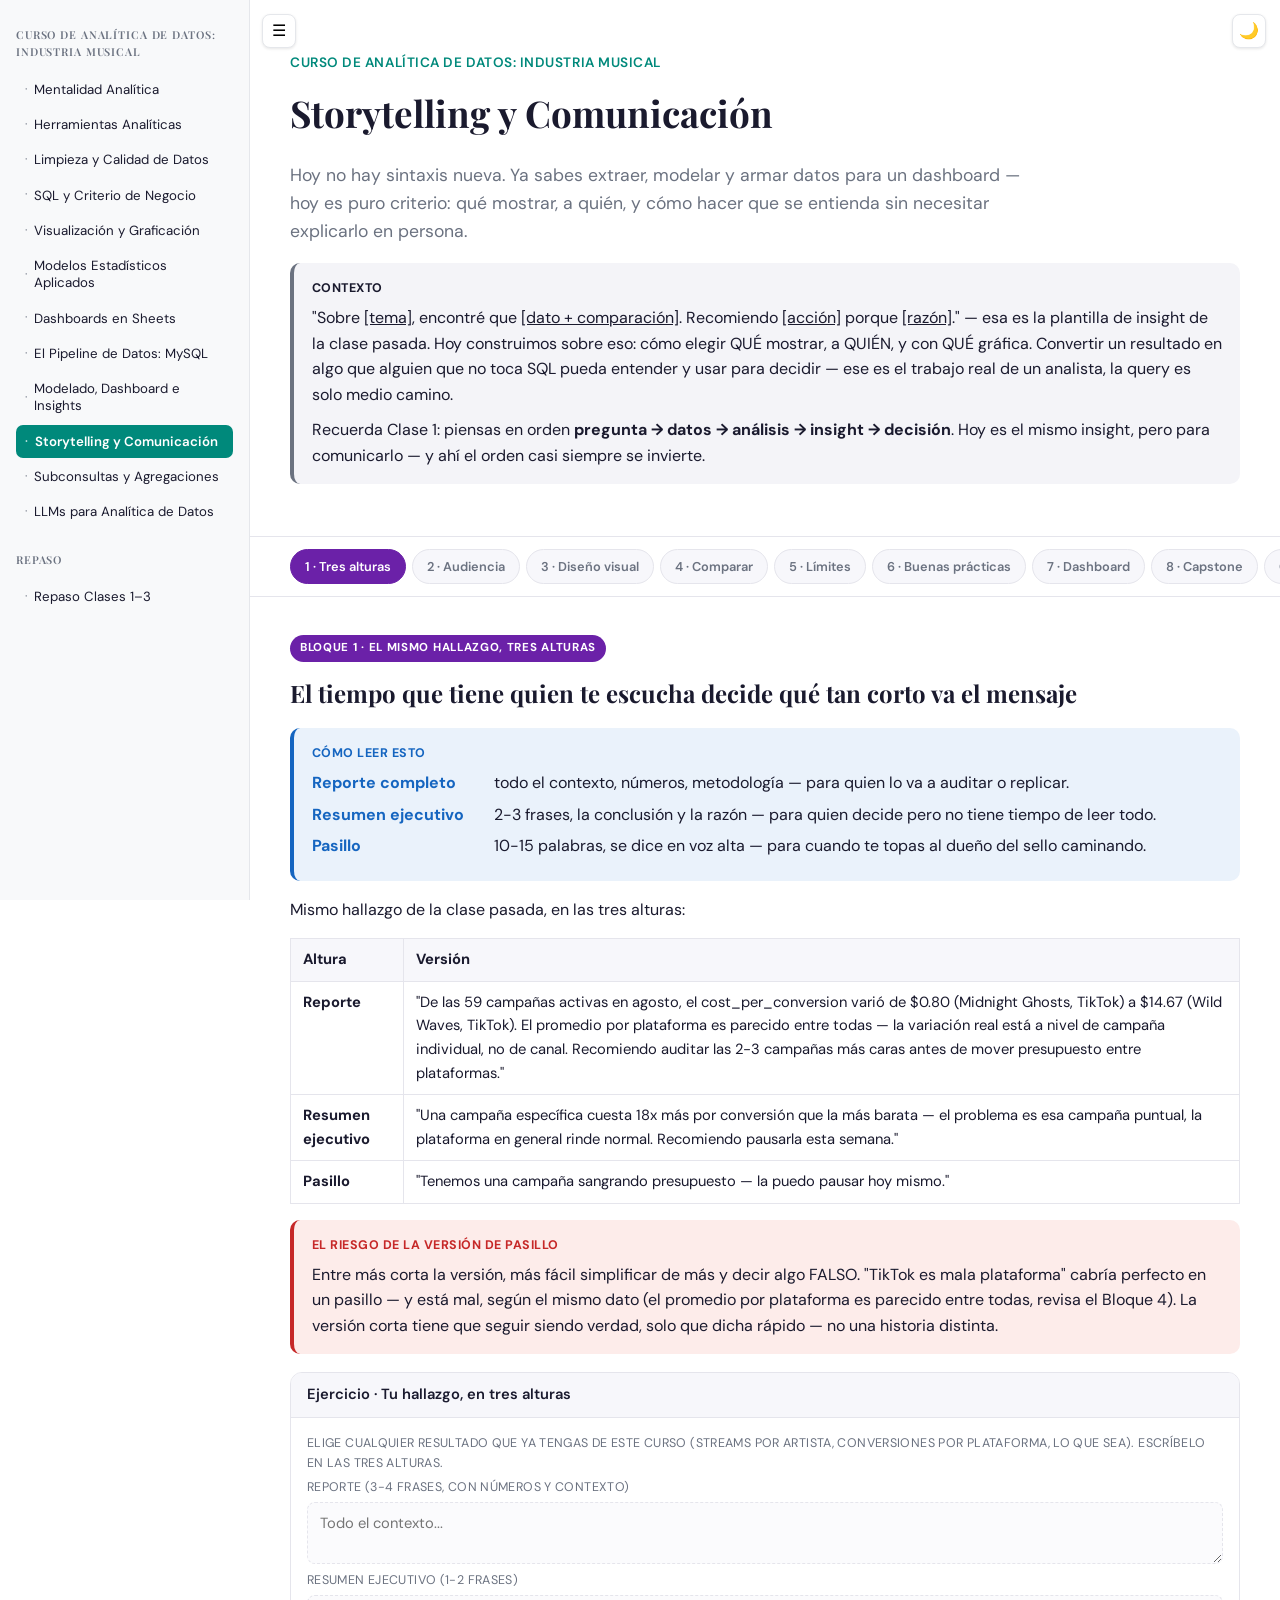
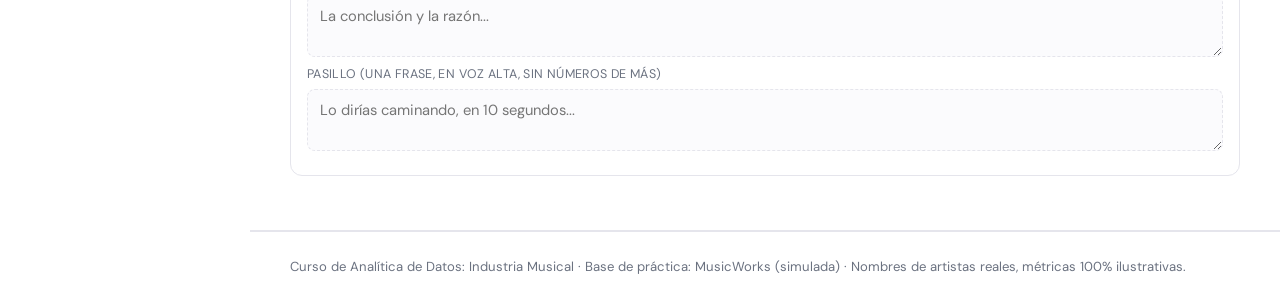
<file: clases/clase_storytelling_comunicacion.html>
<!DOCTYPE html>
<html lang="es">
<head>
<meta charset="UTF-8">
<meta name="viewport" content="width=device-width, initial-scale=1.0">
<meta name="color-scheme" content="light">
<title>Storytelling y Comunicación</title>
<link rel="preconnect" href="https://fonts.googleapis.com">
<link rel="preconnect" href="https://fonts.gstatic.com" crossorigin>
<link href="https://fonts.googleapis.com/css2?family=Playfair+Display:ital,wght@0,400;0,700;0,900;1,400&family=DM+Sans:wght@300;400;500;600&family=DM+Mono:wght@400;500&display=swap" rel="stylesheet">
<link rel="stylesheet" href="shared-chrome.css?v=4">
<style>
:root{
  --ink:#1a1a2e; --teal:#00897B; --gold:#D4A017; --red:#C62828;
  --gray:#6B7280; --pu:#6B21A8; --sh:#0F9D58; --bl:#1565C0;
  --bg:#ffffff; --bg-soft:#f7f7fb; --border:#e5e5ec;
}
@media (prefers-color-scheme: dark){ :root{ color-scheme:light; } }
*{box-sizing:border-box;}
html{color-scheme:light;}
body{
  margin:0; background:var(--bg); color:var(--ink);
  font-family:'DM Sans',system-ui,sans-serif; line-height:1.6; font-size:16px;
}
h1,h2,h3,h4{font-family:'Playfair Display',serif; color:var(--ink); margin:0 0 .5em;}
code, .mono, .ex-input, .ex-table, .compare-table td.sql-col{font-family:'DM Mono',monospace;}
p{margin:0 0 1em;}
a{color:var(--teal);}

.hero{padding:52px 40px 36px; border-bottom:1px solid var(--border);}
.hero .kicker{color:var(--teal); font-weight:600; font-size:.85rem; letter-spacing:.04em; text-transform:uppercase; margin-bottom:10px;}
.hero h1{font-size:2.3rem; max-width:820px;}
.hero .sub{font-size:1.1rem; color:var(--gray); max-width:760px;}

section{padding:36px 40px; border-bottom:1px solid var(--border);}
.block-tag{
  display:inline-block; font-size:.72rem; font-weight:700; letter-spacing:.06em; text-transform:uppercase;
  color:#fff; background:var(--teal); padding:4px 10px; border-radius:999px; margin-bottom:12px;
}
.block-tag.fase{background:var(--pu);}
section h2{font-size:1.5rem;}

.hook, .ibox, .wbox, .read-box{
  border-radius:10px; padding:16px 18px; margin:16px 0; border-left:4px solid;
}
.hook{background:#f4f4f8; border-color:var(--gray);}
.ibox{background:#fdf6e3; border-color:var(--gold);}
.wbox{background:#fdecea; border-color:var(--red);}
.read-box{background:#eaf2fb; border-color:var(--bl);}
.hook p, .ibox p, .wbox p, .read-box p{margin:0 0 .6em;}
.hook p:last-child, .ibox p:last-child, .wbox p:last-child, .read-box p:last-child{margin-bottom:0;}
.box-label{font-weight:700; font-size:.78rem; text-transform:uppercase; letter-spacing:.04em; margin-bottom:6px; display:block;}
.ibox .box-label{color:#8a6a10;}
.wbox .box-label{color:var(--red);}
.read-box .box-label{color:var(--bl);}
.read-box-item{display:grid; grid-template-columns:170px 1fr; gap:4px 12px; margin:6px 0;}
.read-box-val{font-weight:700; color:var(--bl);}
.read-box-txt{color:var(--ink);}

.compare-table{width:100%; border-collapse:collapse; margin:14px 0; font-size:.92rem;}
.compare-table th, .compare-table td{border:1px solid var(--border); padding:9px 12px; text-align:left; vertical-align:top;}
.compare-table th{background:var(--bg-soft); font-weight:700;}
.compare-table td.sql-col{color:var(--bl);}
.compare-table td.bad{color:var(--red);}
.compare-table td.good{color:var(--sh);}

.write-box{border:1px solid var(--border); border-radius:12px; margin:18px 0; overflow:hidden;}
.write-head{background:var(--bg-soft); padding:10px 16px; border-bottom:1px solid var(--border); font-weight:600; font-size:.92rem;}
.write-body{padding:16px;}
.write-input{
  width:100%; min-height:54px; border:1px dashed var(--border); border-radius:8px; padding:10px 12px;
  font-size:.92rem; resize:vertical; background:#fbfbfd; color:var(--ink); font-family:'DM Sans',sans-serif;
}
.write-input + .write-input{margin-top:10px;}
.write-label{font-size:.78rem; color:var(--gray); margin:0 0 4px; text-transform:uppercase; letter-spacing:.03em;}

.machine-callout{
  border:1px solid var(--teal); border-radius:10px; padding:16px 18px; margin:18px 0; background:#f2faf9;
}
.machine-callout .box-label{color:var(--teal); display:flex; align-items:center; gap:6px;}
.machine-callout code{display:block; background:#fff; border:1px solid var(--border); border-radius:6px; padding:10px 12px; margin:8px 0; font-size:.86rem; color:var(--bl); overflow-x:auto; white-space:pre;}
.machine-callout ol{margin:0; padding-left:1.2em;}
.machine-callout li{margin-bottom:6px;}

.steps{counter-reset:step; margin:16px 0;}
.step{display:flex; gap:12px; margin-bottom:14px;}
.step::before{
  counter-increment:step; content:counter(step); flex-shrink:0; width:26px; height:26px; border-radius:50%;
  background:var(--ink); color:#fff; display:flex; align-items:center; justify-content:center; font-size:.8rem; font-weight:700;
}
.step-body{padding-top:2px;}

.summary-table{width:100%; border-collapse:collapse; margin:14px 0; font-size:.9rem;}
.summary-table th, .summary-table td{border:1px solid var(--border); padding:10px 12px; text-align:left;}
.summary-table th{background:var(--bg-soft);}

.closing{padding:36px 40px; background:var(--bg-soft);}
footer{padding:24px 40px; color:var(--gray); font-size:.82rem; border-top:1px solid var(--border);}

.demo-pair{display:flex; gap:20px; flex-wrap:wrap; margin:16px 0;}
.demo-card{flex:1; min-width:240px; border:1px solid var(--border); border-radius:10px; padding:16px; background:var(--bg-soft); text-align:center;}
.demo-card .demo-label{font-size:.76rem; color:var(--gray); text-transform:uppercase; letter-spacing:.03em; margin-bottom:10px;}
.digit-grid{font-family:'DM Mono',monospace; font-size:1.3rem; letter-spacing:.35em; line-height:2; color:var(--ink);}
.digit-hot{color:var(--red); font-weight:700;}
.svg-card svg{width:100%; height:auto; display:block;}
.svg-card .svg-title{font-size:.82rem; font-weight:600; margin:10px 0 2px;}

/* Modo oscuro — estas cajas usan fondo hex fijo, no var(), así que
   shared-chrome.css no las alcanza. Se sobreescriben aquí. */
html[data-theme="dark"] .hook{background:#1b1b26;}
html[data-theme="dark"] .ibox{background:#2b2410;}
html[data-theme="dark"] .ibox .box-label{color:#E8B93D;}
html[data-theme="dark"] .wbox{background:#2e1518;}
html[data-theme="dark"] .read-box{background:#14232f;}
html[data-theme="dark"] .machine-callout{background:#0d2b28;}
html[data-theme="dark"] .machine-callout code{background:#14141c;}
html[data-theme="dark"] .write-input{background:#1b1b26;}
html[data-theme="dark"] .svg-card line{stroke:#2e2e3c;}
html[data-theme="dark"] .svg-card text{fill:#9CA3AF;}
html[data-theme="dark"] .svg-card polyline{stroke:#EDEDF3;}

.cube-widget{border:1px solid var(--border); border-radius:12px; padding:18px 20px; margin:18px 0; background:var(--bg-soft);}
.cube-widget + .cube-widget{margin-top:28px;}
.cube-widget-title{font-family:'Playfair Display',serif; font-size:1.15rem; margin:0 0 4px;}
.cube-widget-sub{font-size:.84rem; color:var(--gray); margin:0 0 14px;}

.cube-breadcrumb{display:flex; gap:8px; flex-wrap:wrap; margin-bottom:14px;}
.cube-chip{
  font-family:'DM Sans',sans-serif; font-size:.78rem; border:1px solid var(--border); background:var(--bg);
  color:var(--ink); padding:5px 10px; border-radius:999px; cursor:pointer;
}
.cube-chip-reset{background:var(--ink); color:#fff; border-color:var(--ink); font-weight:600;}

.cube-measure-toggle{display:flex; gap:8px; margin-bottom:14px;}
.cube-mbtn{
  font-family:'DM Sans',sans-serif; font-size:.8rem; font-weight:600; border:1px solid var(--border);
  background:var(--bg); color:var(--gray); padding:6px 14px; border-radius:8px; cursor:pointer;
}
.cube-mbtn-active{background:var(--teal); color:#fff; border-color:var(--teal);}

.cube-kpis{display:grid; grid-template-columns:repeat(auto-fit,minmax(140px,1fr)); gap:12px; margin-bottom:18px;}
.cube-kpi-item{background:var(--bg); border:1px solid var(--border); border-radius:10px; padding:12px 14px;}
.cube-kpi-label{font-size:.72rem; color:var(--gray); text-transform:uppercase; letter-spacing:.03em; margin-bottom:4px;}
.cube-kpi-val{font-family:'Playfair Display',serif; font-size:1.3rem; color:var(--ink);}

.cube-bar{cursor:pointer;}
.cube-bar rect{transition:opacity .1s ease;}
.cube-bar:hover rect{opacity:.8;}

.cube-cards{display:flex; gap:10px; flex-wrap:wrap;}
.cube-toggle-card{
  flex:1; min-width:130px; text-align:left; font-family:'DM Sans',sans-serif; cursor:pointer;
  background:var(--bg); border:1px solid var(--border); border-radius:10px; padding:12px 14px;
}
.cube-toggle-card:hover{border-color:var(--teal);}
.cube-toggle-active{background:var(--pu); border-color:var(--pu);}
.cube-toggle-active .cube-kpi-label, .cube-toggle-active .cube-kpi-val{color:#fff;}

/* Grid 2x2 compacto — cada tile con scroll interno, así el dashboard
   no empuja el resto de la página hacia abajo. */
.cube-dashboard-grid{display:grid; grid-template-columns:1fr 1fr; gap:10px; margin-bottom:14px;}
.cube-tile{
  background:var(--bg); border:1px solid var(--border); border-radius:10px; padding:10px 12px;
}
.cube-tile-title{
  font-size:.68rem; font-weight:700; text-transform:uppercase; letter-spacing:.03em; color:var(--gray);
  margin-bottom:6px;
}
.cube-tile svg{width:100%; height:auto; max-height:150px; display:block;}
.cube-tile .cube-kpis{grid-template-columns:1fr 1fr; gap:6px; margin-bottom:0;}
.cube-tile .cube-kpi-item{padding:7px 9px;}
.cube-tile .cube-kpi-label{font-size:.65rem;}
.cube-tile .cube-kpi-val{font-size:1rem;}
.cube-tile .cube-cards{gap:6px;}
.cube-tile .cube-toggle-card{padding:7px 9px; min-width:90px;}
.cube-tile-span2{grid-column:span 2;}

.q-list{margin:14px 0;}
.q-card{border:1px solid var(--border); border-radius:10px; margin-bottom:10px; overflow:hidden; background:var(--bg);}
.q-header{
  width:100%; display:flex; align-items:center; gap:12px; padding:14px 16px; background:none; border:none;
  text-align:left; cursor:pointer; font-family:'DM Sans',sans-serif; font-size:.92rem; color:var(--ink);
}
.q-num{font-family:'Playfair Display',serif; color:var(--pu); font-size:1rem; flex-shrink:0; width:22px;}
.q-text{flex:1;}
.q-caret{color:var(--gray); transition:transform .15s ease; flex-shrink:0;}
.q-card-open .q-caret{transform:rotate(180deg);}
.q-card-open .q-header{background:var(--bg-soft);}
.q-panel{padding:16px; border-top:1px solid var(--border); background:var(--bg-soft);}
.qa-headline{font-size:.98rem; font-weight:600; color:var(--ink); margin:0 0 14px;}
.cube-chart-wrap{background:var(--bg); border:1px solid var(--border); border-radius:10px; padding:12px;}
.cube-chart-wrap svg{width:100%; height:auto; max-height:160px; display:block;}
.qa-pie-row{display:flex; gap:18px; flex-wrap:wrap; align-items:center;}
.qa-pie-wrap{width:140px; flex-shrink:0; padding:8px;}
.qa-pie-wrap svg{width:100%; height:auto; max-height:140px; display:block;}
.pie-legend{flex:1; min-width:160px; font-size:.8rem;}
.pie-legend-item{display:flex; align-items:center; gap:8px; margin-bottom:6px; color:var(--ink);}
.pie-swatch{width:11px; height:11px; border-radius:3px; flex-shrink:0; display:inline-block;}
.qa-gauge-wrap{max-width:280px; padding:8px 8px 0;}
.qa-gauge-wrap svg{width:100%; height:auto; max-height:120px; display:block;}

.page-tabs{
  position:sticky; top:0; z-index:100; display:flex; gap:6px; overflow-x:auto;
  padding:12px 40px; background:var(--bg); border-bottom:1px solid var(--border);
}
.page-tab{
  flex-shrink:0; font-family:'DM Sans',sans-serif; font-size:.8rem; font-weight:600; padding:8px 14px;
  border-radius:999px; border:1px solid var(--border); background:var(--bg-soft); color:var(--gray);
  cursor:pointer; white-space:nowrap;
}
.page-tab:hover{border-color:var(--teal);}
.page-tab-active{background:var(--pu); color:#fff; border-color:var(--pu);}
.page-hidden{display:none !important;}
</style>
</head>
<body>
<div class="hero">
  <div class="kicker">Curso de Analítica de Datos: Industria Musical</div>
  <h1>Storytelling y Comunicación</h1>
  <p class="sub">Hoy no hay sintaxis nueva. Ya sabes extraer, modelar y armar datos para un dashboard — hoy es puro criterio: qué mostrar, a quién, y cómo hacer que se entienda sin necesitar explicarlo en persona.</p>
  <div class="hook">
    <span class="box-label">Contexto</span>
    <p>"Sobre <u>[tema]</u>, encontré que <u>[dato + comparación]</u>. Recomiendo <u>[acción]</u> porque <u>[razón]</u>." — esa es la plantilla de insight de la clase pasada. Hoy construimos sobre eso: cómo elegir QUÉ mostrar, a QUIÉN, y con QUÉ gráfica. Convertir un resultado en algo que alguien que no toca SQL pueda entender y usar para decidir — ese es el trabajo real de un analista, la query es solo medio camino.</p>
    <p>Recuerda Clase 1: piensas en orden <strong>pregunta → datos → análisis → insight → decisión</strong>. Hoy es el mismo insight, pero para comunicarlo — y ahí el orden casi siempre se invierte.</p>
  </div>
</div>

<nav class="page-tabs" id="page-tabs">
  <button type="button" class="page-tab" data-page="bloque-01">1 · Tres alturas</button>
  <button type="button" class="page-tab" data-page="bloque-02">2 · Audiencia</button>
  <button type="button" class="page-tab" data-page="bloque-03">3 · Diseño visual</button>
  <button type="button" class="page-tab" data-page="bloque-04">4 · Comparar</button>
  <button type="button" class="page-tab" data-page="bloque-05">5 · Límites</button>
  <button type="button" class="page-tab" data-page="bloque-06">6 · Buenas prácticas</button>
  <button type="button" class="page-tab" data-page="bloque-07">7 · Dashboard</button>
  <button type="button" class="page-tab" data-page="bloque-08">8 · Capstone</button>
  <button type="button" class="page-tab" data-page="cierre">Cierre</button>
</nav>

<section id="bloque-01">
  <span class="block-tag fase">Bloque 1 · El mismo hallazgo, tres alturas</span>
  <h2>El tiempo que tiene quien te escucha decide qué tan corto va el mensaje</h2>
  <div class="read-box">
    <span class="box-label">Cómo leer esto</span>
    <div class="read-box-item"><span class="read-box-val">Reporte completo</span> <span class="read-box-txt">todo el contexto, números, metodología — para quien lo va a auditar o replicar.</span></div>
    <div class="read-box-item"><span class="read-box-val">Resumen ejecutivo</span> <span class="read-box-txt">2-3 frases, la conclusión y la razón — para quien decide pero no tiene tiempo de leer todo.</span></div>
    <div class="read-box-item"><span class="read-box-val">Pasillo</span> <span class="read-box-txt">10-15 palabras, se dice en voz alta — para cuando te topas al dueño del sello caminando.</span></div>
  </div>

  <p>Mismo hallazgo de la clase pasada, en las tres alturas:</p>

  <table class="compare-table">
    <thead><tr><th>Altura</th><th>Versión</th></tr></thead>
    <tbody>
      <tr><td><strong>Reporte</strong></td><td>"De las 59 campañas activas en agosto, el cost_per_conversion varió de $0.80 (Midnight Ghosts, TikTok) a $14.67 (Wild Waves, TikTok). El promedio por plataforma es parecido entre todas — la variación real está a nivel de campaña individual, no de canal. Recomiendo auditar las 2-3 campañas más caras antes de mover presupuesto entre plataformas."</td></tr>
      <tr><td><strong>Resumen ejecutivo</strong></td><td>"Una campaña específica cuesta 18x más por conversión que la más barata — el problema es esa campaña puntual, la plataforma en general rinde normal. Recomiendo pausarla esta semana."</td></tr>
      <tr><td><strong>Pasillo</strong></td><td>"Tenemos una campaña sangrando presupuesto — la puedo pausar hoy mismo."</td></tr>
    </tbody>
  </table>

  <div class="wbox">
    <span class="box-label">El riesgo de la versión de pasillo</span>
    <p>Entre más corta la versión, más fácil simplificar de más y decir algo FALSO. "TikTok es mala plataforma" cabría perfecto en un pasillo — y está mal, según el mismo dato (el promedio por plataforma es parecido entre todas, revisa el Bloque 4). La versión corta tiene que seguir siendo verdad, solo que dicha rápido — no una historia distinta.</p>
  </div>

  <div class="write-box">
    <div class="write-head">Ejercicio · Tu hallazgo, en tres alturas</div>
    <div class="write-body">
      <p class="write-label">Elige cualquier resultado que ya tengas de este curso (streams por artista, conversiones por plataforma, lo que sea). Escríbelo en las tres alturas.</p>
      <div class="write-label">Reporte (3-4 frases, con números y contexto)</div>
      <textarea class="write-input" spellcheck="false" placeholder="Todo el contexto..."></textarea>
      <div class="write-label">Resumen ejecutivo (1-2 frases)</div>
      <textarea class="write-input" spellcheck="false" placeholder="La conclusión y la razón..."></textarea>
      <div class="write-label">Pasillo (una frase, en voz alta, sin números de más)</div>
      <textarea class="write-input" spellcheck="false" placeholder="Lo dirías caminando, en 10 segundos..."></textarea>
    </div>
  </div>
</section>

<section id="bloque-02">
  <span class="block-tag fase">Bloque 2 · Conoce a tu audiencia</span>
  <h2>El mismo dato, dos versiones</h2>
  <p>Cuánto detalle mostrar depende de quién escucha — es respetar el tiempo de cada quién, nada de "simplificar para tontos".</p>

  <table class="compare-table">
    <thead><tr><th></th><th>A un exec / dueño del sello</th><th>A otro analista</th></tr></thead>
    <tbody>
      <tr><td><strong>Qué abre</strong></td><td class="sql-col" title='Ej: &quot;Yo le subiría presupuesto a Slayer en Spotify.&quot;'>La recomendación, en la primera frase</td><td class="sql-col" title='Ej: &quot;Esto es cost_per_conversion de agosto, filtrado a campañas activas.&quot;'>La pregunta de negocio y el filtro usado</td></tr>
      <tr><td><strong>Cuánto SQL muestra</strong></td><td class="sql-col" title='Nunca dirías: &quot;corrí un JOIN entre campaign_roi y artist_monthly&quot;'>Cero — ni el nombre de la tabla</td><td class="sql-col" title='Sí compartes: &quot;aquí está el SELECT completo, revísalo&quot;'>La query completa, para que la audite</td></tr>
      <tr><td><strong>Cuántos números</strong></td><td class="sql-col" title='Ej: &quot;casi 18 veces más caro&quot; — no &quot;$14.67 vs $0.80342&quot;'>1-2, redondeados</td><td class="sql-col" title='Ej: &quot;$14.67 exacto, cost_per_conversion sin redondear&quot;'>Los que hagan falta, con decimales</td></tr>
      <tr><td><strong>Qué se omite</strong></td><td class="sql-col" title='No dices: &quot;bueno, esto es de una muestra de solo 59 campañas...&quot;'>Casos límite, matices técnicos</td><td class="sql-col" title='Sí dices: &quot;ojo, n=59, tómalo con cautela&quot;'>Nada — quiere poder replicarlo</td></tr>
    </tbody>
  </table>

  <div class="write-box">
    <div class="write-head">Ejercicio · Dos versiones del mismo hallazgo</div>
    <div class="write-body">
      <p class="write-label">Mismo dato (la campaña de $14.67 vs $0.80). Escribe cómo se lo dirías a cada quién.</p>
      <div class="write-label">Versión para el dueño del sello (1 frase, sin SQL, con la acción ya sugerida)</div>
      <textarea class="write-input" spellcheck="false"></textarea>
      <div class="write-label">Versión para otro analista (incluye qué tabla/columna usarías para verificarlo)</div>
      <textarea class="write-input" spellcheck="false"></textarea>
    </div>
  </div>
</section>

<section id="bloque-03">
  <span class="block-tag fase">Bloque 3 · Diseño que dirige el ojo</span>
  <h2>El ojo ve antes de que la persona "lea"</h2>
  <div class="read-box">
    <span class="box-label">Cómo leer esto</span>
    <div class="read-box-item"><span class="read-box-val">Atributo preatentivo</span> <span class="read-box-txt">color, tamaño y posición se procesan en menos de 500ms — antes de pensar. Por eso UN elemento resaltado se ve al instante.</span></div>
    <div class="read-box-item"><span class="read-box-val">Anotación directa</span> <span class="read-box-txt">el título de la gráfica dice la conclusión, no describe el eje.</span></div>
  </div>
  <p>Ya sabes qué tipo de gráfica usar para cada forma de dato (Clase 5 y Clase 7). Lo que falta es cómo hacer que esa gráfica se lea SOLA, sin que la persona tenga que estudiarla.</p>

  <div class="ibox">
    <span class="box-label">Demo — encuentra el 3</span>
    <p>Busca el único "3" en esta fila. Cronométrate:</p>
    <div class="demo-pair">
      <div class="demo-card">
        <div class="demo-label">Sin atributo preatentivo</div>
        <div class="digit-grid">8 8 8 8 8 8 8 8 3 8 8 8 8 8 8 8 8 8</div>
      </div>
      <div class="demo-card">
        <div class="demo-label">Con atributo preatentivo (color + tamaño)</div>
        <div class="digit-grid">8 8 8 8 8 8 8 8 <span class="digit-hot">3</span> 8 8 8 8 8 8 8 8 8</div>
      </div>
    </div>
    <p>En la primera tuviste que leer uno por uno. En la segunda lo viste sin leer nada — eso es "preatentivo". Regla práctica: máximo 1-2 colores de alerta por gráfica. Si todo está resaltado, nada lo está.</p>
  </div>

  <table class="compare-table">
    <thead><tr><th>Título descriptivo (dice QUÉ es)</th><th>Anotación directa (dice la CONCLUSIÓN)</th></tr></thead>
    <tbody>
      <tr><td class="bad">"Cost per Conversion by Platform"</td><td class="good">"Una campaña en TikTok cuesta 18x más por conversión que la más barata"</td></tr>
      <tr><td class="bad">"Streams mensuales de Metallica"</td><td class="good">"Los streams de Metallica se recuperaron después de la caída de diciembre 2024"</td></tr>
    </tbody>
  </table>

  <div class="wbox">
    <span class="box-label">Por qué importa</span>
    <p>Si alguien solo lee los títulos de tus gráficas y sigue de largo (así se leen la mayoría de reportes), la versión descriptiva no le dejó nada. La versión de anotación directa ya le dio la conclusión completa.</p>
  </div>

  <div class="ibox">
    <span class="box-label">El resultado (ya lo sacaste en la clase pasada)</span>
    <p>Conversiones totales por plataforma:</p>
    <table class="compare-table">
      <thead><tr><th>platform</th><th>conversions</th></tr></thead>
      <tbody>
        <tr><td class="sql-col">Spotify Ad Studio</td><td>16,419</td></tr>
        <tr><td class="sql-col">Google</td><td>15,405</td></tr>
        <tr><td class="sql-col">TikTok</td><td>9,181</td></tr>
        <tr><td class="sql-col">Meta</td><td>7,500</td></tr>
        <tr><td class="sql-col">YouTube</td><td>7,102</td></tr>
      </tbody>
    </table>
  </div>

  <div class="write-box">
    <div class="write-head">Ejercicio · Anotación directa</div>
    <div class="write-body">
      <p class="write-label">Con el resultado del ejercicio de arriba (conversiones por plataforma), escribe un título descriptivo y uno de anotación directa.</p>
      <div class="write-label">Título descriptivo (el que pondría cualquier BI por default)</div>
      <textarea class="write-input" spellcheck="false" placeholder="Ej: Conversiones totales por plataforma..."></textarea>
      <div class="write-label">Anotación directa (dice la conclusión)</div>
      <textarea class="write-input" spellcheck="false" placeholder="Ej: [Plataforma] genera X veces más conversiones que..."></textarea>
    </div>
  </div>

  <div class="ibox">
    <span class="box-label">Otro resultado ya listo — el que alimenta el cierre integrador de hoy</span>
    <p>Campañas más baratas por conversión, cruzadas con los streams del artista ese mismo mes — responde "¿los artistas con campañas eficientes también están generando streams de verdad?":</p>
    <table class="compare-table">
      <thead><tr><th>artist_name</th><th>platform</th><th>cost_per_conversion</th><th>territory_streams</th></tr></thead>
      <tbody>
        <tr><td class="sql-col">Slayer</td><td>Spotify Ad Studio</td><td>$0.84</td><td>1,752,174</td></tr>
        <tr><td class="sql-col">Black Sabbath</td><td>Meta</td><td>$1.35</td><td>4,065,936</td></tr>
        <tr><td class="sql-col">Judas Priest</td><td>TikTok</td><td>$1.36</td><td>2,274,108</td></tr>
        <tr><td class="sql-col">Iron Maiden</td><td>Google</td><td>$2.23</td><td>1,098,788</td></tr>
        <tr><td class="sql-col">Slayer</td><td>YouTube</td><td>$2.29</td><td>1,752,174</td></tr>
      </tbody>
    </table>
  </div>

  <div class="wbox">
    <span class="box-label">¿Por qué solo 3 artistas distintos, de los 8 de la muestra?</span>
    <p>El cruce solo se queda con artistas que aparecen en AMBAS tablas (campañas Y streams). Si un artista tiene campaña pero no está en la muestra de streams — o al revés — desaparece del resultado. Mismo comportamiento que viste con releases sin campaña, la clase pasada.</p>
  </div>
</section>

<section id="bloque-04">
  <span class="block-tag fase">Bloque 4 · Comparar y no engañar</span>
  <h2>Todo número necesita algo contra qué medirse</h2>
  <div class="read-box">
    <span class="box-label">Cómo leer esto</span>
    <div class="read-box-item"><span class="read-box-val">Punto de comparación</span> <span class="read-box-txt">todo número necesita algo contra qué medirse: mes anterior, meta, otro artista.</span></div>
    <div class="read-box-item"><span class="read-box-val">Eje truncado</span> <span class="read-box-txt">si el eje Y no empieza en 0, una diferencia chica se ve gigante.</span></div>
  </div>

  <table class="compare-table">
    <thead><tr><th>Número solo</th><th>Con punto de comparación</th></tr></thead>
    <tbody>
      <tr><td class="bad">"Slayer generó 1.75M streams este mes."</td><td class="good">"Slayer generó 1.75M streams — mismo nivel que el mes pasado, después de dos meses de caída."</td></tr>
    </tbody>
  </table>
  <p>Es una disciplina, sin sintaxis nueva de por medio. Antes de presentar cualquier número, pregúntate: ¿contra qué lo estoy comparando?</p>

  <div class="wbox">
    <span class="box-label">Demo — mismo dato, dos historias</span>
    <p>Estas dos gráficas usan EXACTAMENTE los mismos 12 meses de streams de Metallica. Solo cambia dónde empieza el eje Y.</p>
    <div class="demo-pair">
      <div class="demo-card svg-card">
        <div class="svg-title">Eje Y desde 0</div>
        <svg viewBox="0 0 340 130">
          <line x1="10" y1="110" x2="330" y2="110" stroke="#cfd3da" stroke-width="1"/>
          <text x="10" y="123" font-size="9" fill="#6B7280">0</text>
          <text x="295" y="123" font-size="9" fill="#6B7280">120K streams</text>
          <polyline points="10.0,15.8 39.1,27.7 68.2,30.3 97.3,30.4 126.4,31.8 155.5,25.3 184.5,27.8 213.6,36.8 242.7,46.2 271.8,43.5 300.9,38.0 330.0,43.6" fill="none" stroke="#1a1a2e" stroke-width="2.5"/>
        </svg>
        <p style="font-size:.82rem; color:var(--gray); margin-top:8px;">Se ve estable, con una ligera baja al final.</p>
      </div>
      <div class="demo-card svg-card">
        <div class="svg-title">Eje Y desde 70K (truncado)</div>
        <svg viewBox="0 0 340 130">
          <line x1="10" y1="110" x2="330" y2="110" stroke="#cfd3da" stroke-width="1"/>
          <text x="10" y="123" font-size="9" fill="#6B7280">70K</text>
          <text x="285" y="123" font-size="9" fill="#6B7280">115K streams</text>
          <polyline points="10.0,14.3 39.1,46.2 68.2,53.1 97.3,53.4 126.4,57.1 155.5,39.6 184.5,46.3 213.6,70.4 242.7,95.5 271.8,88.1 300.9,73.5 330.0,88.4" fill="none" stroke="#1a1a2e" stroke-width="2.5"/>
        </svg>
        <p style="font-size:.82rem; color:var(--gray); margin-top:8px;">Se ve volátil, con una caída dramática.</p>
      </div>
    </div>
    <p>Mismos 12 números, exactamente. Pregúntale al grupo: "¿cuál de las dos usarían para pedir presupuesto?" — la respuesta incómoda es el punto de la lección. Ningún número fue alterado; la mentira está toda en el eje.</p>
  </div>

  <div class="ibox">
    <span class="box-label">Otros dos trucos del mismo tipo</span>
    <p><strong>Ventana de tiempo elegida a modo:</strong> si tienes 24 meses y solo muestras los 3 que crecieron, es 100% honesto en los números y 100% engañoso en la historia. <strong>Doble eje sin avisar:</strong> poner streams y revenue en dos ejes distintos sin dejarlo clarísimo hace que dos líneas sin relación parezcan ir juntas.</p>
  </div>
</section>

<section id="bloque-05">
  <span class="block-tag fase">Bloque 5 · Declarar límites sin restar autoridad</span>
  <h2>Decir "esto tiene un límite" sin sonar inseguro</h2>
  <p>Cuando tu dato tiene una limitación (muestra chica, datos simulados, mes incompleto), hay una forma de decirlo que suma credibilidad, y una que la resta.</p>

  <table class="compare-table">
    <thead><tr><th>Resta autoridad</th><th>Suma autoridad</th></tr></thead>
    <tbody>
      <tr><td class="bad">"Bueno, esto podría no ser exacto porque son pocos datos, y tal vez si tuviéramos más información sería diferente, pero creo que tal vez..."</td><td class="good">"Con datos de agosto únicamente — 59 campañas — la tendencia ya es clara: recomiendo mover presupuesto de TikTok a Spotify."</td></tr>
    </tbody>
  </table>

  <div class="ibox">
    <span class="box-label">La diferencia</span>
    <p>La advertencia es un HECHO que declaras una vez, con seguridad — no una disculpa que repites cada dos frases. Dilo y avanza con tu recomendación. El ejemplo lo tienes en tu propio curso: el aviso de MusicWorks ("métricas 100% ilustrativas") aparece una vez, en el footer de cada clase — no se repite nervioso en cada párrafo.</p>
  </div>
</section>

<section id="bloque-06">
  <span class="block-tag fase">Bloque 6 · Buenas prácticas de presentación</span>
  <h2>Reglas que aplican aunque no haya pantalla</h2>
  <div class="read-box">
    <span class="box-label">Cómo leer esto</span>
    <div class="read-box-item"><span class="read-box-val">Diapositivas</span> <span class="read-box-txt">1 idea por diapositiva. Para un reporte de 10 minutos, 6-8 diapositivas es el límite — no 20.</span></div>
    <div class="read-box-item"><span class="read-box-val">Fuentes</span> <span class="read-box-txt">sans-serif (la misma DM Sans de estas clases), máximo 2 por documento, mínimo 24pt si alguien la va a leer proyectada desde el fondo del salón.</span></div>
    <div class="read-box-item"><span class="read-box-val">Atención</span> <span class="read-box-txt">pausa 2 segundos después de mostrar el titular, antes de hablar — deja que la gente lea, no expliques encima.</span></div>
  </div>

  <div class="wbox">
    <span class="box-label">Error clásico</span>
    <p>Leer la diapositiva en voz alta, palabra por palabra. La gente lee más rápido de lo que tú hablas — para cuando terminas de leer, ya se aburrieron o ya lo leyeron dos veces. La diapositiva es apoyo visual, no tu guión.</p>
  </div>

  <div class="ibox">
    <span class="box-label">Si no tienes pantalla — el pasillo del Bloque 1, en la práctica</span>
    <p>Usa la versión de pasillo, no intentes recitar la de reporte de memoria. Un solo número memorable, no una tabla. Usa las manos para mostrar tendencia — subir o bajar se entiende sin gráfica. Y antes de soltar todo, pregunta: "¿tienes 30 segundos o quieres el detalle completo?" — deja que la otra persona elija la altura, no la adivines tú.</p>
  </div>
</section>

<section id="bloque-07">
  <span class="block-tag fase">Bloque 7 · Modelo semántico — resuelve 10 preguntas dando clic</span>
  <h2>Así se siente un dashboard real, no un formulario de filtros</h2>
  <div class="read-box">
    <span class="box-label">Cómo leer esto</span>
    <div class="read-box-item"><span class="read-box-val">Dimensión</span> <span class="read-box-txt">una categoría por la que agrupas (género, DSP, tipo de artista, plataforma de campaña, objetivo).</span></div>
    <div class="read-box-item"><span class="read-box-val">Medida</span> <span class="read-box-txt">el número que se suma dentro de cada grupo (streams, revenue, conversiones, spend).</span></div>
    <div class="read-box-item"><span class="read-box-val">Cross-filter</span> <span class="read-box-txt">clic en CUALQUIER barra o tarjeta filtra TODO lo demás — clic otra vez la quita. Así se navega un dashboard real, no llenando un formulario de arriba a abajo.</span></div>
  </div>
  <p>Dos cubos ya resumidos de tu base completa (nadie vuelve a tocar SQL al cambiar un filtro — solo se redibuja sobre esta tabla ya agregada). Explóralos libremente con los filtros de abajo, o abre cualquiera de las 12 preguntas de negocio más adelante — cada una despliega su propio análisis: titular calculado, KPIs y gráfica, no solo un filtro.</p>

  <div class="cube-widget">
    <div class="cube-widget-title">Cubo de streaming</div>
    <div class="cube-widget-sub">210 combinaciones de género × DSP × tipo de artista, con streams y revenue ya sumados.</div>
    <div class="cube-breadcrumb" id="s-breadcrumb"></div>
    <div class="cube-measure-toggle">
      <button type="button" class="cube-mbtn" id="s-m-streams" data-measure="streams">Medir por Streams</button>
      <button type="button" class="cube-mbtn" id="s-m-revenue" data-measure="revenue">Medir por Revenue</button>
    </div>
    <div class="cube-dashboard-grid">
      <div class="cube-tile"><div class="cube-tile-title">Género</div><svg id="s-chart-genre" viewBox="0 0 400 340"></svg></div>
      <div class="cube-tile"><div class="cube-tile-title">DSP</div><svg id="s-chart-dsp" viewBox="0 0 400 180"></svg></div>
      <div class="cube-tile"><div class="cube-tile-title">Tipo de artista</div><div class="cube-cards" id="s-cards-atype"></div></div>
      <div class="cube-tile"><div class="cube-tile-title">KPIs</div><div class="cube-kpis" id="s-kpis"></div></div>
    </div>
  </div>

  <div class="cube-widget">
    <div class="cube-widget-title">Cubo de campañas</div>
    <div class="cube-widget-sub">19 combinaciones de plataforma × objetivo, con conversiones, spend y costo por conversión ya calculados.</div>
    <div class="cube-breadcrumb" id="c-breadcrumb"></div>
    <div class="cube-measure-toggle">
      <button type="button" class="cube-mbtn" id="c-m-conversions" data-measure="conversions">Medir por Conversiones</button>
      <button type="button" class="cube-mbtn" id="c-m-spend" data-measure="spend">Medir por Spend</button>
    </div>
    <div class="cube-dashboard-grid">
      <div class="cube-tile"><div class="cube-tile-title">Plataforma</div><svg id="c-chart-platform" viewBox="0 0 400 150"></svg></div>
      <div class="cube-tile"><div class="cube-tile-title">Objetivo</div><div class="cube-cards" id="c-cards-objective"></div></div>
      <div class="cube-tile cube-tile-span2"><div class="cube-tile-title">KPIs</div><div class="cube-kpis" id="c-kpis"></div></div>
    </div>
  </div>

  <div class="wbox">
    <span class="box-label">Fíjate qué NO cambia</span>
    <p>El género y el DSP siempre muestran sus 15 y 7 barras completas (con scroll dentro del recuadro), sin importar qué más tengas filtrado — así puedes cambiar de opinión sin resetear todo. Lo único que cambia es el TAMAÑO de cada barra (el total bajo el filtro activo) y cuál queda resaltada. Ese es el patrón real de cross-filter: cada visual se filtra por los OTROS, nunca por sí mismo.</p>
  </div>

  <div class="cube-widget-title" style="margin-top:28px;">12 preguntas de negocio</div>
  <div class="cube-widget-sub">Clic en cualquiera — cada una calcula su propio titular, sus KPIs y su gráfica en el momento, directo de los mismos datos de arriba.</div>
  <div class="q-list" id="q-list"></div>

  <div class="machine-callout">
    <span class="box-label">🖥️ Los mismos cubos, como query directo contra tu base</span>
    <p>Lo que ves arriba es el resultado de estos dos <code>GROUP BY</code>, corridos una sola vez contra tu <code>musicworks</code> real:</p>
    <code>-- Cubo de streaming
SELECT g.genre_name, a.artist_type, d.dsp_name,
  SUM(sw.streams) AS streams, SUM(sw.revenue) AS revenue
FROM streaming_weekly sw
JOIN tracks t ON t.track_id=sw.track_id
JOIN releases r ON r.release_id=t.release_id
JOIN artists a ON a.artist_id=r.artist_id
JOIN genres g ON g.genre_id=a.genre_id
JOIN dsps d ON d.dsp_id=sw.dsp_id
GROUP BY g.genre_name, a.artist_type, d.dsp_name;

-- Cubo de campañas
SELECT platform, objective,
  SUM(total_spend) AS spend, SUM(total_conversions) AS conversions
FROM vw_campaign_roi
GROUP BY platform, objective;</code>
    <p>Cambia cualquier filtro de arriba y compáralo contra correr tú mismo la versión con <code>WHERE genre_name = 'Doom Metal'</code> — debería darte el mismo número que el KPI.</p>
  </div>
</section>

<section id="bloque-08">
  <span class="block-tag fase">Bloque 8 · Cierre integrador</span>
  <h2>El pipeline completo, de una sola sentada</h2>
  <p>Todo lo del curso, en cinco pasos. Usamos la tabla del Bloque 3 (campañas más baratas por conversión, con sus streams) como ejemplo resuelto — luego tú lo repites con tu propia pregunta.</p>

  <div class="steps">
    <div class="step"><div class="step-body"><strong>Pregunta de negocio.</strong> "¿Qué artistas tienen campañas eficientes Y están generando streams reales — a cuáles le subimos presupuesto?"</div></div>
    <div class="step"><div class="step-body"><strong>El dato.</strong> La tabla del Bloque 3 — costo por conversión cruzado con streams del mes.</div></div>
    <div class="step"><div class="step-body"><strong>Gráfica con criterio (Bloque 3 y 4).</strong> Barra ordenada, UN color de resalte para la mejor campaña, eje Y desde 0, y el título como conclusión — no como descripción.</div></div>
    <div class="step"><div class="step-body"><strong>El hallazgo, en tres alturas (Bloque 1).</strong> Resumen ejecutivo: "La campaña de Slayer en Spotify cuesta $0.84 por conversión y ya trae 1.75M streams — es la combinación más eficiente de la muestra." Pasillo: "Slayer en Spotify está rindiendo el doble de barato que el resto — le subiría presupuesto ya."</div></div>
    <div class="step"><div class="step-body"><strong>1 recomendación, para el dueño del sello (Bloque 2).</strong> "Aumentaría el presupuesto de Slayer en Spotify Ad Studio un 20% el próximo mes — su campaña ya es la más barata por conversión y sus streams se sostienen fuertes."</div></div>
  </div>

  <div class="machine-callout">
    <span class="box-label">🖥️ Ahora tú, con tu base real</span>
    <p>Elige tu propia pregunta de negocio (puede ser genre_name, territory, o release_type en vez de artista) y repite los 5 pasos completos, contra <code>musicworks</code> real. Preséntalo en voz alta como si el dueño del sello estuviera en la sala.</p>
  </div>
</section>

<div class="closing" id="cierre">
  <h2>Cierre de hoy</h2>
  <table class="summary-table">
    <thead><tr><th>Etapa</th><th>Lo que aprendiste</th></tr></thead>
    <tbody>
      <tr><td>Extracción</td><td>SELECT, WHERE, ORDER BY, LIMIT, GROUP BY, HAVING</td></tr>
      <tr><td>Relaciones</td><td>INNER, LEFT, RIGHT JOIN — y cuándo usar cada uno</td></tr>
      <tr><td>Modelado</td><td>CASE WHEN, COALESCE, CTE (WITH)</td></tr>
      <tr><td>Dashboard</td><td>Dar forma al resultado según el tipo de gráfica</td></tr>
      <tr><td>Insights</td><td>Convertir un número en una recomendación, a la altura correcta</td></tr>
      <tr><td>Storytelling</td><td>Audiencia, atributos preatentivos, anotación directa, comparación, y cómo no engañar sin querer</td></tr>
      <tr><td>Modelo semántico</td><td>Dimensiones + medidas ya resumidas, filtros que mueven tabla y gráfica juntas</td></tr>
    </tbody>
  </table>

  <div class="ibox">
    <span class="box-label">Próxima clase</span>
    <p>Usar un LLM para generar gráficas y reportes completos directo desde tu query — sin depender de Power BI, Tableau o Looker. Ya tienes el criterio de hoy (qué gráfica, qué título, qué comparación); lo que falta es la mecánica de pedírselo bien a un LLM.</p>
  </div>
</div>

<footer>
  Curso de Analítica de Datos: Industria Musical · Base de práctica: MusicWorks (simulada) · Nombres de artistas reales, métricas 100% ilustrativas.
</footer>

<script>
'use strict';

/* ============================================================
   CUBO SEMÁNTICO — género × tipo de artista × DSP, ya sumado
   (streams, revenue) sobre toda la base real. 210 combinaciones.
   ============================================================ */
const CUBE = [{"dsp": "Spotify", "genre": "Deathcore", "revenue": 278024.66, "streams": 69506164, "artist_type": "independent"}, {"dsp": "Spotify", "genre": "Deathcore", "revenue": 5203.50, "streams": 1300875, "artist_type": "mainstream"}, {"dsp": "Spotify", "genre": "Sludge Metal", "revenue": 195273.50, "streams": 48818374, "artist_type": "mainstream"}, {"dsp": "Spotify", "genre": "Sludge Metal", "revenue": 222314.87, "streams": 55578718, "artist_type": "independent"}, {"dsp": "Spotify", "genre": "Folk Metal", "revenue": 179630.98, "streams": 44907744, "artist_type": "independent"}, {"dsp": "Spotify", "genre": "Folk Metal", "revenue": 15780.00, "streams": 3945001, "artist_type": "mainstream"}, {"dsp": "Spotify", "genre": "Industrial Metal", "revenue": 252470.48, "streams": 63117620, "artist_type": "independent"}, {"dsp": "Spotify", "genre": "Industrial Metal", "revenue": 63044.65, "streams": 15761162, "artist_type": "mainstream"}, {"dsp": "Spotify", "genre": "Heavy Metal", "revenue": 28183.70, "streams": 7045926, "artist_type": "mainstream"}, {"dsp": "Spotify", "genre": "Heavy Metal", "revenue": 360800.85, "streams": 90200212, "artist_type": "independent"}, {"dsp": "Spotify", "genre": "Progressive Metal", "revenue": 199724.27, "streams": 49931068, "artist_type": "independent"}, {"dsp": "Spotify", "genre": "Progressive Metal", "revenue": 66167.96, "streams": 16541990, "artist_type": "mainstream"}, {"dsp": "Spotify", "genre": "Symphonic Metal", "revenue": 533922.13, "streams": 133480533, "artist_type": "independent"}, {"dsp": "Spotify", "genre": "Symphonic Metal", "revenue": 83124.34, "streams": 20781086, "artist_type": "mainstream"}, {"dsp": "Spotify", "genre": "Groove Metal", "revenue": 461349.48, "streams": 115337370, "artist_type": "independent"}, {"dsp": "Spotify", "genre": "Groove Metal", "revenue": 11957.12, "streams": 2989279, "artist_type": "mainstream"}, {"dsp": "Spotify", "genre": "Metalcore", "revenue": 82883.99, "streams": 20720997, "artist_type": "mainstream"}, {"dsp": "Spotify", "genre": "Metalcore", "revenue": 208090.48, "streams": 52022619, "artist_type": "independent"}, {"dsp": "Spotify", "genre": "Nu Metal", "revenue": 218274.94, "streams": 54568735, "artist_type": "independent"}, {"dsp": "Spotify", "genre": "Nu Metal", "revenue": 24232.52, "streams": 6058131, "artist_type": "mainstream"}, {"dsp": "Spotify", "genre": "Power Metal", "revenue": 298916.15, "streams": 74729038, "artist_type": "independent"}, {"dsp": "Spotify", "genre": "Power Metal", "revenue": 83335.74, "streams": 20833934, "artist_type": "mainstream"}, {"dsp": "Spotify", "genre": "Doom Metal", "revenue": 267226.22, "streams": 66806556, "artist_type": "independent"}, {"dsp": "Spotify", "genre": "Doom Metal", "revenue": 28786.78, "streams": 7196695, "artist_type": "mainstream"}, {"dsp": "Spotify", "genre": "Black Metal", "revenue": 9193.81, "streams": 2298452, "artist_type": "mainstream"}, {"dsp": "Spotify", "genre": "Black Metal", "revenue": 289445.10, "streams": 72361274, "artist_type": "independent"}, {"dsp": "Spotify", "genre": "Death Metal", "revenue": 255688.17, "streams": 63922043, "artist_type": "independent"}, {"dsp": "Spotify", "genre": "Death Metal", "revenue": 101750.69, "streams": 25437673, "artist_type": "mainstream"}, {"dsp": "Spotify", "genre": "Thrash Metal", "revenue": 386500.11, "streams": 96625028, "artist_type": "independent"}, {"dsp": "Spotify", "genre": "Thrash Metal", "revenue": 14965.31, "streams": 3741327, "artist_type": "mainstream"}, {"dsp": "Apple Music", "genre": "Deathcore", "revenue": 134355.42, "streams": 16794428, "artist_type": "independent"}, {"dsp": "Apple Music", "genre": "Deathcore", "revenue": 2860.52, "streams": 357565, "artist_type": "mainstream"}, {"dsp": "Apple Music", "genre": "Sludge Metal", "revenue": 99286.94, "streams": 12410867, "artist_type": "mainstream"}, {"dsp": "Apple Music", "genre": "Sludge Metal", "revenue": 101722.60, "streams": 12715325, "artist_type": "independent"}, {"dsp": "Apple Music", "genre": "Folk Metal", "revenue": 101160.59, "streams": 12645074, "artist_type": "independent"}, {"dsp": "Apple Music", "genre": "Folk Metal", "revenue": 10305.02, "streams": 1288128, "artist_type": "mainstream"}, {"dsp": "Apple Music", "genre": "Industrial Metal", "revenue": 143098.10, "streams": 17887262, "artist_type": "independent"}, {"dsp": "Apple Music", "genre": "Industrial Metal", "revenue": 30777.42, "streams": 3847178, "artist_type": "mainstream"}, {"dsp": "Apple Music", "genre": "Heavy Metal", "revenue": 10514.87, "streams": 1314359, "artist_type": "mainstream"}, {"dsp": "Apple Music", "genre": "Heavy Metal", "revenue": 194354.80, "streams": 24294350, "artist_type": "independent"}, {"dsp": "Apple Music", "genre": "Progressive Metal", "revenue": 105887.06, "streams": 13235883, "artist_type": "independent"}, {"dsp": "Apple Music", "genre": "Progressive Metal", "revenue": 32345.58, "streams": 4043197, "artist_type": "mainstream"}, {"dsp": "Apple Music", "genre": "Symphonic Metal", "revenue": 282922.06, "streams": 35365258, "artist_type": "independent"}, {"dsp": "Apple Music", "genre": "Symphonic Metal", "revenue": 40618.50, "streams": 5077313, "artist_type": "mainstream"}, {"dsp": "Apple Music", "genre": "Groove Metal", "revenue": 230448.66, "streams": 28806083, "artist_type": "independent"}, {"dsp": "Apple Music", "genre": "Groove Metal", "revenue": 2794.21, "streams": 349276, "artist_type": "mainstream"}, {"dsp": "Apple Music", "genre": "Metalcore", "revenue": 47316.69, "streams": 5914586, "artist_type": "mainstream"}, {"dsp": "Apple Music", "genre": "Metalcore", "revenue": 119498.33, "streams": 14937291, "artist_type": "independent"}, {"dsp": "Apple Music", "genre": "Nu Metal", "revenue": 115994.82, "streams": 14499352, "artist_type": "independent"}, {"dsp": "Apple Music", "genre": "Nu Metal", "revenue": 12091.94, "streams": 1511492, "artist_type": "mainstream"}, {"dsp": "Apple Music", "genre": "Power Metal", "revenue": 155759.22, "streams": 19469903, "artist_type": "independent"}, {"dsp": "Apple Music", "genre": "Power Metal", "revenue": 41294.15, "streams": 5161769, "artist_type": "mainstream"}, {"dsp": "Apple Music", "genre": "Doom Metal", "revenue": 118591.64, "streams": 14823955, "artist_type": "independent"}, {"dsp": "Apple Music", "genre": "Doom Metal", "revenue": 13219.05, "streams": 1652381, "artist_type": "mainstream"}, {"dsp": "Apple Music", "genre": "Black Metal", "revenue": 5953.92, "streams": 744240, "artist_type": "mainstream"}, {"dsp": "Apple Music", "genre": "Black Metal", "revenue": 147093.99, "streams": 18386749, "artist_type": "independent"}, {"dsp": "Apple Music", "genre": "Death Metal", "revenue": 137228.13, "streams": 17153516, "artist_type": "independent"}, {"dsp": "Apple Music", "genre": "Death Metal", "revenue": 51227.28, "streams": 6403410, "artist_type": "mainstream"}, {"dsp": "Apple Music", "genre": "Thrash Metal", "revenue": 177700.42, "streams": 22212552, "artist_type": "independent"}, {"dsp": "Apple Music", "genre": "Thrash Metal", "revenue": 7132.04, "streams": 891505, "artist_type": "mainstream"}, {"dsp": "YouTube Music", "genre": "Deathcore", "revenue": 22160.24, "streams": 10552493, "artist_type": "independent"}, {"dsp": "YouTube Music", "genre": "Deathcore", "revenue": 333.90, "streams": 159000, "artist_type": "mainstream"}, {"dsp": "YouTube Music", "genre": "Sludge Metal", "revenue": 16812.52, "streams": 8005964, "artist_type": "mainstream"}, {"dsp": "YouTube Music", "genre": "Sludge Metal", "revenue": 19437.57, "streams": 9255986, "artist_type": "independent"}, {"dsp": "YouTube Music", "genre": "Folk Metal", "revenue": 17028.12, "streams": 8108627, "artist_type": "independent"}, {"dsp": "YouTube Music", "genre": "Folk Metal", "revenue": 1617.24, "streams": 770113, "artist_type": "mainstream"}, {"dsp": "YouTube Music", "genre": "Industrial Metal", "revenue": 21756.32, "streams": 10360151, "artist_type": "independent"}, {"dsp": "YouTube Music", "genre": "Industrial Metal", "revenue": 5359.64, "streams": 2552208, "artist_type": "mainstream"}, {"dsp": "YouTube Music", "genre": "Heavy Metal", "revenue": 1963.74, "streams": 935113, "artist_type": "mainstream"}, {"dsp": "YouTube Music", "genre": "Heavy Metal", "revenue": 28675.53, "streams": 13655013, "artist_type": "independent"}, {"dsp": "YouTube Music", "genre": "Progressive Metal", "revenue": 20520.50, "streams": 9771669, "artist_type": "independent"}, {"dsp": "YouTube Music", "genre": "Progressive Metal", "revenue": 6036.81, "streams": 2874673, "artist_type": "mainstream"}, {"dsp": "YouTube Music", "genre": "Symphonic Metal", "revenue": 45682.64, "streams": 21753639, "artist_type": "independent"}, {"dsp": "YouTube Music", "genre": "Symphonic Metal", "revenue": 6807.87, "streams": 3241842, "artist_type": "mainstream"}, {"dsp": "YouTube Music", "genre": "Groove Metal", "revenue": 37506.85, "streams": 17860407, "artist_type": "independent"}, {"dsp": "YouTube Music", "genre": "Groove Metal", "revenue": 1271.05, "streams": 605261, "artist_type": "mainstream"}, {"dsp": "YouTube Music", "genre": "Metalcore", "revenue": 6586.86, "streams": 3136600, "artist_type": "mainstream"}, {"dsp": "YouTube Music", "genre": "Metalcore", "revenue": 17663.31, "streams": 8411102, "artist_type": "independent"}, {"dsp": "YouTube Music", "genre": "Nu Metal", "revenue": 18407.44, "streams": 8765449, "artist_type": "independent"}, {"dsp": "YouTube Music", "genre": "Nu Metal", "revenue": 2042.58, "streams": 972659, "artist_type": "mainstream"}, {"dsp": "YouTube Music", "genre": "Power Metal", "revenue": 26383.32, "streams": 12563488, "artist_type": "independent"}, {"dsp": "YouTube Music", "genre": "Power Metal", "revenue": 6247.82, "streams": 2975152, "artist_type": "mainstream"}, {"dsp": "YouTube Music", "genre": "Doom Metal", "revenue": 21064.65, "streams": 10030788, "artist_type": "independent"}, {"dsp": "YouTube Music", "genre": "Doom Metal", "revenue": 1644.08, "streams": 782893, "artist_type": "mainstream"}, {"dsp": "YouTube Music", "genre": "Black Metal", "revenue": 644.66, "streams": 306980, "artist_type": "mainstream"}, {"dsp": "YouTube Music", "genre": "Black Metal", "revenue": 24024.33, "streams": 11440156, "artist_type": "independent"}, {"dsp": "YouTube Music", "genre": "Death Metal", "revenue": 22865.33, "streams": 10888252, "artist_type": "independent"}, {"dsp": "YouTube Music", "genre": "Death Metal", "revenue": 8296.71, "streams": 3950815, "artist_type": "mainstream"}, {"dsp": "YouTube Music", "genre": "Thrash Metal", "revenue": 30021.20, "streams": 14295810, "artist_type": "independent"}, {"dsp": "YouTube Music", "genre": "Thrash Metal", "revenue": 795.89, "streams": 378994, "artist_type": "mainstream"}, {"dsp": "Amazon Music", "genre": "Deathcore", "revenue": 34039.34, "streams": 8104604, "artist_type": "independent"}, {"dsp": "Amazon Music", "genre": "Deathcore", "revenue": 421.37, "streams": 100325, "artist_type": "mainstream"}, {"dsp": "Amazon Music", "genre": "Sludge Metal", "revenue": 19319.66, "streams": 4599920, "artist_type": "mainstream"}, {"dsp": "Amazon Music", "genre": "Sludge Metal", "revenue": 24519.20, "streams": 5837904, "artist_type": "independent"}, {"dsp": "Amazon Music", "genre": "Folk Metal", "revenue": 19364.35, "streams": 4610560, "artist_type": "independent"}, {"dsp": "Amazon Music", "genre": "Folk Metal", "revenue": 1603.23, "streams": 381721, "artist_type": "mainstream"}, {"dsp": "Amazon Music", "genre": "Industrial Metal", "revenue": 27629.94, "streams": 6578558, "artist_type": "independent"}, {"dsp": "Amazon Music", "genre": "Industrial Metal", "revenue": 7359.23, "streams": 1752197, "artist_type": "mainstream"}, {"dsp": "Amazon Music", "genre": "Heavy Metal", "revenue": 3053.23, "streams": 726960, "artist_type": "mainstream"}, {"dsp": "Amazon Music", "genre": "Heavy Metal", "revenue": 40130.96, "streams": 9554990, "artist_type": "independent"}, {"dsp": "Amazon Music", "genre": "Progressive Metal", "revenue": 21480.87, "streams": 5114492, "artist_type": "independent"}, {"dsp": "Amazon Music", "genre": "Progressive Metal", "revenue": 7537.87, "streams": 1794730, "artist_type": "mainstream"}, {"dsp": "Amazon Music", "genre": "Symphonic Metal", "revenue": 52441.37, "streams": 12486041, "artist_type": "independent"}, {"dsp": "Amazon Music", "genre": "Symphonic Metal", "revenue": 8964.19, "streams": 2134331, "artist_type": "mainstream"}, {"dsp": "Amazon Music", "genre": "Groove Metal", "revenue": 51373.34, "streams": 12231747, "artist_type": "independent"}, {"dsp": "Amazon Music", "genre": "Groove Metal", "revenue": 575.83, "streams": 137102, "artist_type": "mainstream"}, {"dsp": "Amazon Music", "genre": "Metalcore", "revenue": 8036.02, "streams": 1913337, "artist_type": "mainstream"}, {"dsp": "Amazon Music", "genre": "Metalcore", "revenue": 21448.40, "streams": 5106763, "artist_type": "independent"}, {"dsp": "Amazon Music", "genre": "Nu Metal", "revenue": 23100.93, "streams": 5500221, "artist_type": "independent"}, {"dsp": "Amazon Music", "genre": "Nu Metal", "revenue": 2865.04, "streams": 682153, "artist_type": "mainstream"}, {"dsp": "Amazon Music", "genre": "Power Metal", "revenue": 36649.20, "streams": 8726001, "artist_type": "independent"}, {"dsp": "Amazon Music", "genre": "Power Metal", "revenue": 10212.64, "streams": 2431581, "artist_type": "mainstream"}, {"dsp": "Amazon Music", "genre": "Doom Metal", "revenue": 24685.71, "streams": 5877549, "artist_type": "independent"}, {"dsp": "Amazon Music", "genre": "Doom Metal", "revenue": 2914.58, "streams": 693948, "artist_type": "mainstream"}, {"dsp": "Amazon Music", "genre": "Black Metal", "revenue": 903.53, "streams": 215126, "artist_type": "mainstream"}, {"dsp": "Amazon Music", "genre": "Black Metal", "revenue": 32934.61, "streams": 7841573, "artist_type": "independent"}, {"dsp": "Amazon Music", "genre": "Death Metal", "revenue": 26277.03, "streams": 6256436, "artist_type": "independent"}, {"dsp": "Amazon Music", "genre": "Death Metal", "revenue": 10746.54, "streams": 2558700, "artist_type": "mainstream"}, {"dsp": "Amazon Music", "genre": "Thrash Metal", "revenue": 40359.90, "streams": 9609501, "artist_type": "independent"}, {"dsp": "Amazon Music", "genre": "Thrash Metal", "revenue": 487.29, "streams": 116022, "artist_type": "mainstream"}, {"dsp": "Deezer", "genre": "Deathcore", "revenue": 19061.64, "streams": 4235919, "artist_type": "independent"}, {"dsp": "Deezer", "genre": "Deathcore", "revenue": 252.53, "streams": 56117, "artist_type": "mainstream"}, {"dsp": "Deezer", "genre": "Sludge Metal", "revenue": 13072.51, "streams": 2905003, "artist_type": "mainstream"}, {"dsp": "Deezer", "genre": "Sludge Metal", "revenue": 15230.12, "streams": 3384472, "artist_type": "independent"}, {"dsp": "Deezer", "genre": "Folk Metal", "revenue": 12550.31, "streams": 2788957, "artist_type": "independent"}, {"dsp": "Deezer", "genre": "Folk Metal", "revenue": 806.50, "streams": 179223, "artist_type": "mainstream"}, {"dsp": "Deezer", "genre": "Industrial Metal", "revenue": 15838.88, "streams": 3519750, "artist_type": "independent"}, {"dsp": "Deezer", "genre": "Industrial Metal", "revenue": 4506.38, "streams": 1001418, "artist_type": "mainstream"}, {"dsp": "Deezer", "genre": "Heavy Metal", "revenue": 2310.23, "streams": 513385, "artist_type": "mainstream"}, {"dsp": "Deezer", "genre": "Heavy Metal", "revenue": 22745.35, "streams": 5054523, "artist_type": "independent"}, {"dsp": "Deezer", "genre": "Progressive Metal", "revenue": 13812.67, "streams": 3069483, "artist_type": "independent"}, {"dsp": "Deezer", "genre": "Progressive Metal", "revenue": 3673.93, "streams": 816429, "artist_type": "mainstream"}, {"dsp": "Deezer", "genre": "Symphonic Metal", "revenue": 34860.63, "streams": 7746807, "artist_type": "independent"}, {"dsp": "Deezer", "genre": "Symphonic Metal", "revenue": 5727.70, "streams": 1272822, "artist_type": "mainstream"}, {"dsp": "Deezer", "genre": "Groove Metal", "revenue": 31921.79, "streams": 7093730, "artist_type": "independent"}, {"dsp": "Deezer", "genre": "Groove Metal", "revenue": 990.73, "streams": 220163, "artist_type": "mainstream"}, {"dsp": "Deezer", "genre": "Metalcore", "revenue": 4266.41, "streams": 948090, "artist_type": "mainstream"}, {"dsp": "Deezer", "genre": "Metalcore", "revenue": 12673.72, "streams": 2816382, "artist_type": "independent"}, {"dsp": "Deezer", "genre": "Nu Metal", "revenue": 15159.96, "streams": 3368881, "artist_type": "independent"}, {"dsp": "Deezer", "genre": "Nu Metal", "revenue": 1587.75, "streams": 352834, "artist_type": "mainstream"}, {"dsp": "Deezer", "genre": "Power Metal", "revenue": 21116.19, "streams": 4692486, "artist_type": "independent"}, {"dsp": "Deezer", "genre": "Power Metal", "revenue": 6582.55, "streams": 1462789, "artist_type": "mainstream"}, {"dsp": "Deezer", "genre": "Doom Metal", "revenue": 18602.95, "streams": 4133988, "artist_type": "independent"}, {"dsp": "Deezer", "genre": "Doom Metal", "revenue": 1753.34, "streams": 389630, "artist_type": "mainstream"}, {"dsp": "Deezer", "genre": "Black Metal", "revenue": 745.04, "streams": 165564, "artist_type": "mainstream"}, {"dsp": "Deezer", "genre": "Black Metal", "revenue": 17991.80, "streams": 3998177, "artist_type": "independent"}, {"dsp": "Deezer", "genre": "Death Metal", "revenue": 17807.00, "streams": 3957111, "artist_type": "independent"}, {"dsp": "Deezer", "genre": "Death Metal", "revenue": 6714.00, "streams": 1491999, "artist_type": "mainstream"}, {"dsp": "Deezer", "genre": "Thrash Metal", "revenue": 23821.72, "streams": 5293715, "artist_type": "independent"}, {"dsp": "Deezer", "genre": "Thrash Metal", "revenue": 1226.97, "streams": 272661, "artist_type": "mainstream"}, {"dsp": "Tidal", "genre": "Deathcore", "revenue": 22998.93, "streams": 1839914, "artist_type": "independent"}, {"dsp": "Tidal", "genre": "Deathcore", "revenue": 486.21, "streams": 38897, "artist_type": "mainstream"}, {"dsp": "Tidal", "genre": "Sludge Metal", "revenue": 17105.16, "streams": 1368413, "artist_type": "mainstream"}, {"dsp": "Tidal", "genre": "Sludge Metal", "revenue": 20153.10, "streams": 1612248, "artist_type": "independent"}, {"dsp": "Tidal", "genre": "Folk Metal", "revenue": 16187.13, "streams": 1294970, "artist_type": "independent"}, {"dsp": "Tidal", "genre": "Folk Metal", "revenue": 1770.75, "streams": 141660, "artist_type": "mainstream"}, {"dsp": "Tidal", "genre": "Industrial Metal", "revenue": 22921.93, "streams": 1833754, "artist_type": "independent"}, {"dsp": "Tidal", "genre": "Industrial Metal", "revenue": 4941.14, "streams": 395291, "artist_type": "mainstream"}, {"dsp": "Tidal", "genre": "Heavy Metal", "revenue": 1970.20, "streams": 157616, "artist_type": "mainstream"}, {"dsp": "Tidal", "genre": "Heavy Metal", "revenue": 33539.34, "streams": 2683147, "artist_type": "independent"}, {"dsp": "Tidal", "genre": "Progressive Metal", "revenue": 21101.39, "streams": 1688111, "artist_type": "independent"}, {"dsp": "Tidal", "genre": "Progressive Metal", "revenue": 5533.03, "streams": 442642, "artist_type": "mainstream"}, {"dsp": "Tidal", "genre": "Symphonic Metal", "revenue": 50893.44, "streams": 4071475, "artist_type": "independent"}, {"dsp": "Tidal", "genre": "Symphonic Metal", "revenue": 6922.43, "streams": 553794, "artist_type": "mainstream"}, {"dsp": "Tidal", "genre": "Groove Metal", "revenue": 42926.01, "streams": 3434081, "artist_type": "independent"}, {"dsp": "Tidal", "genre": "Groove Metal", "revenue": 960.10, "streams": 76808, "artist_type": "mainstream"}, {"dsp": "Tidal", "genre": "Metalcore", "revenue": 7390.54, "streams": 591243, "artist_type": "mainstream"}, {"dsp": "Tidal", "genre": "Metalcore", "revenue": 19650.11, "streams": 1572009, "artist_type": "independent"}, {"dsp": "Tidal", "genre": "Nu Metal", "revenue": 18761.50, "streams": 1500920, "artist_type": "independent"}, {"dsp": "Tidal", "genre": "Nu Metal", "revenue": 2255.35, "streams": 180428, "artist_type": "mainstream"}, {"dsp": "Tidal", "genre": "Power Metal", "revenue": 26343.26, "streams": 2107461, "artist_type": "independent"}, {"dsp": "Tidal", "genre": "Power Metal", "revenue": 8738.83, "streams": 699106, "artist_type": "mainstream"}, {"dsp": "Tidal", "genre": "Doom Metal", "revenue": 24090.26, "streams": 1927221, "artist_type": "independent"}, {"dsp": "Tidal", "genre": "Doom Metal", "revenue": 2614.40, "streams": 209152, "artist_type": "mainstream"}, {"dsp": "Tidal", "genre": "Black Metal", "revenue": 795.80, "streams": 63664, "artist_type": "mainstream"}, {"dsp": "Tidal", "genre": "Black Metal", "revenue": 25544.09, "streams": 2043527, "artist_type": "independent"}, {"dsp": "Tidal", "genre": "Death Metal", "revenue": 24416.03, "streams": 1953282, "artist_type": "independent"}, {"dsp": "Tidal", "genre": "Death Metal", "revenue": 10073.26, "streams": 805861, "artist_type": "mainstream"}, {"dsp": "Tidal", "genre": "Thrash Metal", "revenue": 32190.20, "streams": 2575216, "artist_type": "independent"}, {"dsp": "Tidal", "genre": "Thrash Metal", "revenue": 1305.54, "streams": 104443, "artist_type": "mainstream"}, {"dsp": "SoundCloud", "genre": "Deathcore", "revenue": 7638.66, "streams": 3055464, "artist_type": "independent"}, {"dsp": "SoundCloud", "genre": "Deathcore", "revenue": 96.87, "streams": 38746, "artist_type": "mainstream"}, {"dsp": "SoundCloud", "genre": "Sludge Metal", "revenue": 5455.36, "streams": 2182142, "artist_type": "mainstream"}, {"dsp": "SoundCloud", "genre": "Sludge Metal", "revenue": 5766.79, "streams": 2306715, "artist_type": "independent"}, {"dsp": "SoundCloud", "genre": "Folk Metal", "revenue": 4775.85, "streams": 1910339, "artist_type": "independent"}, {"dsp": "SoundCloud", "genre": "Folk Metal", "revenue": 336.83, "streams": 134731, "artist_type": "mainstream"}, {"dsp": "SoundCloud", "genre": "Industrial Metal", "revenue": 6914.13, "streams": 2765652, "artist_type": "independent"}, {"dsp": "SoundCloud", "genre": "Industrial Metal", "revenue": 1743.01, "streams": 697203, "artist_type": "mainstream"}, {"dsp": "SoundCloud", "genre": "Heavy Metal", "revenue": 936.76, "streams": 374703, "artist_type": "mainstream"}, {"dsp": "SoundCloud", "genre": "Heavy Metal", "revenue": 9971.46, "streams": 3988582, "artist_type": "independent"}, {"dsp": "SoundCloud", "genre": "Progressive Metal", "revenue": 5814.94, "streams": 2325975, "artist_type": "independent"}, {"dsp": "SoundCloud", "genre": "Progressive Metal", "revenue": 1486.74, "streams": 594695, "artist_type": "mainstream"}, {"dsp": "SoundCloud", "genre": "Symphonic Metal", "revenue": 13100.52, "streams": 5240209, "artist_type": "independent"}, {"dsp": "SoundCloud", "genre": "Symphonic Metal", "revenue": 2467.98, "streams": 987191, "artist_type": "mainstream"}, {"dsp": "SoundCloud", "genre": "Groove Metal", "revenue": 12779.71, "streams": 5111885, "artist_type": "independent"}, {"dsp": "SoundCloud", "genre": "Groove Metal", "revenue": 263.40, "streams": 105359, "artist_type": "mainstream"}, {"dsp": "SoundCloud", "genre": "Metalcore", "revenue": 2683.36, "streams": 1073342, "artist_type": "mainstream"}, {"dsp": "SoundCloud", "genre": "Metalcore", "revenue": 5241.56, "streams": 2096622, "artist_type": "independent"}, {"dsp": "SoundCloud", "genre": "Nu Metal", "revenue": 6130.72, "streams": 2452289, "artist_type": "independent"}, {"dsp": "SoundCloud", "genre": "Nu Metal", "revenue": 851.90, "streams": 340761, "artist_type": "mainstream"}, {"dsp": "SoundCloud", "genre": "Power Metal", "revenue": 7990.68, "streams": 3196273, "artist_type": "independent"}, {"dsp": "SoundCloud", "genre": "Power Metal", "revenue": 2779.86, "streams": 1111942, "artist_type": "mainstream"}, {"dsp": "SoundCloud", "genre": "Doom Metal", "revenue": 6758.94, "streams": 2703577, "artist_type": "independent"}, {"dsp": "SoundCloud", "genre": "Doom Metal", "revenue": 651.86, "streams": 260745, "artist_type": "mainstream"}, {"dsp": "SoundCloud", "genre": "Black Metal", "revenue": 214.50, "streams": 85798, "artist_type": "mainstream"}, {"dsp": "SoundCloud", "genre": "Black Metal", "revenue": 7738.99, "streams": 3095594, "artist_type": "independent"}, {"dsp": "SoundCloud", "genre": "Death Metal", "revenue": 6617.90, "streams": 2647160, "artist_type": "independent"}, {"dsp": "SoundCloud", "genre": "Death Metal", "revenue": 2812.78, "streams": 1125112, "artist_type": "mainstream"}, {"dsp": "SoundCloud", "genre": "Thrash Metal", "revenue": 9817.83, "streams": 3927133, "artist_type": "independent"}, {"dsp": "SoundCloud", "genre": "Thrash Metal", "revenue": 241.86, "streams": 96742, "artist_type": "mainstream"}];

/* ============================================================
   CUBO DE CAMPAÑAS — plataforma × objetivo, ya sumado
   (spend, conversiones) sobre vw_campaign_roi real. 19 combinaciones.
   ============================================================ */
const CAMPAIGN_CUBE = [{"cpc": 2.21, "spend": 14121.33, "platform": "Google", "objective": "followers", "conversions": 6403}, {"cpc": 1.84, "spend": 3764.40, "platform": "YouTube", "objective": "pre-save", "conversions": 2045}, {"cpc": 1.43, "spend": 4199.75, "platform": "Spotify Ad Studio", "objective": "awareness", "conversions": 2939}, {"cpc": 1.81, "spend": 5436.38, "platform": "Meta", "objective": "streams", "conversions": 2997}, {"cpc": 1.11, "spend": 3215.82, "platform": "TikTok", "objective": "followers", "conversions": 2894}, {"cpc": 5.67, "spend": 11621.47, "platform": "YouTube", "objective": "awareness", "conversions": 2049}, {"cpc": 2.19, "spend": 8026.62, "platform": "Spotify Ad Studio", "objective": "streams", "conversions": 3663}, {"cpc": 2.09, "spend": 4142.71, "platform": "Meta", "objective": "followers", "conversions": 1985}, {"cpc": 4.64, "spend": 30149.01, "platform": "Google", "objective": "awareness", "conversions": 6497}, {"cpc": 1.63, "spend": 10783.51, "platform": "Spotify Ad Studio", "objective": "followers", "conversions": 6609}, {"cpc": 4.45, "spend": 19313.18, "platform": "TikTok", "objective": "awareness", "conversions": 4337}, {"cpc": 1.52, "spend": 4566.06, "platform": "YouTube", "objective": "followers", "conversions": 3008}, {"cpc": 2.55, "spend": 8174.70, "platform": "Spotify Ad Studio", "objective": "pre-save", "conversions": 3208}, {"cpc": 6.79, "spend": 11006.31, "platform": "Meta", "objective": "awareness", "conversions": 1622}, {"cpc": 2.30, "spend": 3484.26, "platform": "Google", "objective": "pre-save", "conversions": 1517}, {"cpc": 0.99, "spend": 975.18, "platform": "Google", "objective": "streams", "conversions": 988}, {"cpc": 3.29, "spend": 3899.79, "platform": "TikTok", "objective": "streams", "conversions": 1187}, {"cpc": 1.45, "spend": 1103.10, "platform": "TikTok", "objective": "pre-save", "conversions": 763}, {"cpc": 1.26, "spend": 1131.90, "platform": "Meta", "objective": "pre-save", "conversions": 896}];
const MONTHLY_TREND = [{"month": "2024-09-01", "streams": 195558037}, {"month": "2024-10-01", "streams": 193018188}, {"month": "2024-11-01", "streams": 189575392}, {"month": "2024-12-01", "streams": 189056721}, {"month": "2025-01-01", "streams": 189683979}, {"month": "2025-02-01", "streams": 187474283}, {"month": "2025-03-01", "streams": 188769528}, {"month": "2025-04-01", "streams": 190829121}, {"month": "2025-05-01", "streams": 194523461}, {"month": "2025-06-01", "streams": 194993554}, {"month": "2025-07-01", "streams": 195232010}, {"month": "2025-08-01", "streams": 195535731}, {"month": "2025-09-01", "streams": 193091415}, {"month": "2025-10-01", "streams": 192779150}, {"month": "2025-11-01", "streams": 189495571}, {"month": "2025-12-01", "streams": 184044767}, {"month": "2026-01-01", "streams": 182574881}, {"month": "2026-02-01", "streams": 183633171}, {"month": "2026-03-01", "streams": 185412201}, {"month": "2026-04-01", "streams": 190275352}, {"month": "2026-05-01", "streams": 191465204}, {"month": "2026-06-01", "streams": 193936898}, {"month": "2026-07-01", "streams": 191682949}, {"month": "2026-08-01", "streams": 186570406}];

/* ============================================================
   MOTOR CROSS-FILTER — clic en cualquier barra/tarjeta filtra
   TODO lo demás; cada visual se filtra por los OTROS, nunca por
   sí mismo (así se navega un dashboard real, no un formulario).
   ============================================================ */
function CrossFilter(opts){
  this.cube = opts.cube;
  this.dims = opts.dims;
  this.barMeasures = opts.barMeasures;
  this.extraKpis = opts.extraKpis || [];
  this.measure = opts.defaultMeasure || opts.barMeasures[0].key;
  this.els = opts.els;
  this.state = {};
  var self = this;
  this.dims.forEach(function(d){ self.state[d.key] = null; });
}
CrossFilter.prototype.rowsMatchingExcept = function(exceptKey){
  var self = this;
  return this.cube.filter(function(r){
    return self.dims.every(function(d){
      if (d.key === exceptKey) return true;
      return self.state[d.key] == null || r[d.key] === self.state[d.key];
    });
  });
};
CrossFilter.prototype.rowsMatchingAll = function(){
  var self = this;
  return this.cube.filter(function(r){
    return self.dims.every(function(d){ return self.state[d.key] == null || r[d.key] === self.state[d.key]; });
  });
};
CrossFilter.prototype.toggle = function(dimKey, value){
  this.state[dimKey] = (this.state[dimKey] === value) ? null : value;
  this.render();
};
CrossFilter.prototype.clear = function(dimKey){ this.state[dimKey] = null; this.render(); };
CrossFilter.prototype.reset = function(){
  var self = this;
  this.dims.forEach(function(d){ self.state[d.key] = null; });
  this.render();
};
CrossFilter.prototype.setMeasure = function(m){ this.measure = m; this.render(); };
function groupSum(rows, key, measure){
  var totals = {};
  rows.forEach(function(r){ totals[r[key]] = (totals[r[key]] || 0) + r[measure]; });
  return Object.keys(totals).map(function(k){ return [k, totals[k]]; }).sort(function(a,b){ return b[1]-a[1]; });
}
CrossFilter.prototype.renderBreadcrumb = function(){
  var self = this;
  var active = this.dims.filter(function(d){ return self.state[d.key] != null; });
  var html = ['<button type="button" class="cube-chip cube-chip-reset" data-action="reset">Todos</button>'];
  active.forEach(function(d){
    html.push('<button type="button" class="cube-chip" data-action="clear" data-dim="' + d.key + '">' + d.label + ': ' + self.state[d.key] + ' ✕</button>');
  });
  this.els.breadcrumb.innerHTML = html.join('');
};
CrossFilter.prototype.renderKpis = function(){
  var self = this;
  var rows = this.rowsMatchingAll();
  var m = this.barMeasures.find(function(x){ return x.key === self.measure; });
  var html = '<div class="cube-kpi-item"><div class="cube-kpi-label">' + m.label + '</div><div class="cube-kpi-val">' + m.fmt(rows.reduce(function(a,r){ return a + r[self.measure]; }, 0)) + '</div></div>';
  this.barMeasures.forEach(function(other){
    if (other.key === self.measure) return;
    html += '<div class="cube-kpi-item"><div class="cube-kpi-label">' + other.label + '</div><div class="cube-kpi-val">' + other.fmt(rows.reduce(function(a,r){ return a + r[other.key]; }, 0)) + '</div></div>';
  });
  this.extraKpis.forEach(function(k){
    html += '<div class="cube-kpi-item"><div class="cube-kpi-label">' + k.label + '</div><div class="cube-kpi-val">' + k.fmt(k.derive(rows)) + '</div></div>';
  });
  html += '<div class="cube-kpi-item"><div class="cube-kpi-label">Filas</div><div class="cube-kpi-val">' + rows.length + '</div></div>';
  this.els.kpis.innerHTML = html;
};
CrossFilter.prototype.renderDim = function(dim){
  var self = this;
  var rows = this.rowsMatchingExcept(dim.key);
  var entries = groupSum(rows, dim.key, this.measure);
  var m = this.barMeasures.find(function(x){ return x.key === self.measure; });
  var el = this.els.charts[dim.key];
  if (dim.mode === 'cards'){
    el.innerHTML = entries.map(function(pair){
      var label = pair[0], val = pair[1];
      var active = self.state[dim.key] === label;
      return '<button type="button" class="cube-toggle-card' + (active ? ' cube-toggle-active' : '') + '" data-dim="' + dim.key + '" data-value="' + label + '">' +
        '<div class="cube-kpi-label">' + label + '</div><div class="cube-kpi-val">' + m.fmt(val) + '</div></button>';
    }).join('');
    return;
  }
  var barH = 8, gap = 2.5, labelW = 95, chartW = 400;
  var max = entries.length ? entries[0][1] : 1;
  var parts = [];
  entries.forEach(function(pair, i){
    var label = pair[0], val = pair[1];
    var active = self.state[dim.key] === label;
    var y = i * (barH + gap);
    var w = Math.max(2, (val / max) * (chartW - labelW - 60));
    parts.push('<g class="cube-bar' + (active ? ' cube-bar-active' : '') + '" data-dim="' + dim.key + '" data-value="' + label + '" tabindex="0" role="button" aria-label="Filtrar por ' + label + '">');
    parts.push('<text x="0" y="' + (y + barH/2 + 2.3) + '" font-size="6.3" fill="var(--ink)">' + label + '</text>');
    parts.push('<rect x="' + labelW + '" y="' + y + '" width="' + w.toFixed(1) + '" height="' + barH + '" fill="' + (active ? 'var(--pu)' : 'var(--teal)') + '" rx="2"/>');
    parts.push('<text x="' + (labelW + w + 4) + '" y="' + (y + barH/2 + 2.3) + '" font-size="6" fill="var(--gray)">' + m.fmt(val) + '</text>');
    parts.push('</g>');
  });
  var totalH = Math.max(1, entries.length) * (barH + gap);
  el.setAttribute('viewBox', '0 0 ' + chartW + ' ' + totalH);
  el.innerHTML = parts.join('');
};
CrossFilter.prototype.render = function(){
  var self = this;
  this.renderBreadcrumb();
  this.renderKpis();
  this.dims.forEach(function(d){ self.renderDim(d); });
  if (this.els.measureButtons){
    this.els.measureButtons.forEach(function(btn){
      btn.classList.toggle('cube-mbtn-active', btn.getAttribute('data-measure') === self.measure);
    });
  }
};
CrossFilter.prototype.attachEvents = function(){
  var self = this;
  this.dims.forEach(function(d){
    self.els.charts[d.key].addEventListener('click', function(ev){
      var target = ev.target.closest ? ev.target.closest('[data-dim]') : null;
      if (!target) return;
      self.toggle(target.getAttribute('data-dim'), target.getAttribute('data-value'));
    });
  });
  this.els.breadcrumb.addEventListener('click', function(ev){
    var btn = ev.target.closest ? ev.target.closest('button') : null;
    if (!btn) return;
    if (btn.getAttribute('data-action') === 'reset') self.reset();
    else if (btn.getAttribute('data-action') === 'clear') self.clear(btn.getAttribute('data-dim'));
  });
  if (this.els.measureButtons){
    this.els.measureButtons.forEach(function(btn){
      btn.addEventListener('click', function(){ self.setMeasure(btn.getAttribute('data-measure')); });
    });
  }
};

function polarToCartesian(cx, cy, r, angleDeg){
  var a = (angleDeg - 90) * Math.PI / 180;
  return { x: cx + r * Math.cos(a), y: cy + r * Math.sin(a) };
}
function arcPath(cx, cy, r, startAngle, endAngle){
  var start = polarToCartesian(cx, cy, r, endAngle);
  var end = polarToCartesian(cx, cy, r, startAngle);
  var largeArc = (endAngle - startAngle) <= 180 ? 0 : 1;
  return ['M', cx, cy, 'L', start.x.toFixed(2), start.y.toFixed(2), 'A', r, r, 0, largeArc, 0, end.x.toFixed(2), end.y.toFixed(2), 'Z'].join(' ');
}

var PIE_COLORS = ['var(--teal)', 'var(--pu)', 'var(--gold)', 'var(--bl)', 'var(--sh)', 'var(--gray)'];

/* entries: [[label, val], ...] — top N + resto agrupado si hay más */
function renderPie(svgEl, entries, fmt, maxSlices){
  maxSlices = maxSlices || 5;
  var top = entries.slice(0, maxSlices);
  var restVal = entries.slice(maxSlices).reduce(function(a, e){ return a + e[1]; }, 0);
  var slices = restVal > 0 ? top.concat([['Otros', restVal]]) : top;
  var total = slices.reduce(function(a, s){ return a + s[1]; }, 0) || 1;
  var cx = 70, cy = 70, r = 60;
  var angle = 0;
  var parts = [];
  var legend = [];
  slices.forEach(function(s, i){
    var frac = s[1] / total;
    var sweep = frac * 360;
    var color = PIE_COLORS[i % PIE_COLORS.length];
    if (sweep > 0.01){
      parts.push('<path d="' + arcPath(cx, cy, r, angle, angle + sweep) + '" fill="' + color + '"><title>' + s[0] + ': ' + fmt(s[1]) + '</title></path>');
    }
    legend.push('<div class="pie-legend-item"><span class="pie-swatch" style="background:' + color + '"></span>' + s[0] + ' — ' + Math.round(frac*100) + '%</div>');
    angle += sweep;
  });
  svgEl.setAttribute('viewBox', '0 0 140 140');
  svgEl.innerHTML = parts.join('');
  return { legendHtml: legend.join('') };
}

/* pct: 0-100 */
function renderGauge(svgEl, pct, colorVar){
  pct = Math.max(0, Math.min(100, pct));
  var cx = 100, cy = 90, r = 75;
  var bg = arcPath(cx, cy, r, -90, 90);
  var fillEnd = -90 + (pct/100)*180;
  var fg = arcPath(cx, cy, r, -90, fillEnd);
  svgEl.setAttribute('viewBox', '0 0 200 110');
  svgEl.innerHTML =
    '<path d="' + bg + '" fill="var(--border)"/>' +
    '<path d="' + fg + '" fill="' + (colorVar || 'var(--teal)') + '"/>' +
    '<circle cx="' + cx + '" cy="' + cy + '" r="42" fill="var(--bg)"/>' +
    '<text x="' + cx + '" y="' + (cy + 6) + '" font-size="22" font-weight="700" text-anchor="middle" fill="var(--ink)">' + Math.round(pct) + '%</text>';
}

/* points: [{x,y,label}], plots x vs y */
function renderScatter(svgEl, points, opts){
  opts = opts || {};
  var W = 400, H = 220, pad = 30;
  var xs = points.map(function(p){ return p.x; });
  var ys = points.map(function(p){ return p.y; });
  var xMin = Math.min.apply(null, xs), xMax = Math.max.apply(null, xs);
  var yMin = Math.min.apply(null, ys), yMax = Math.max.apply(null, ys);
  if (xMin === xMax) xMax = xMin + 1;
  if (yMin === yMax) yMax = yMin + 1;
  function sx(x){ return pad + (x - xMin) / (xMax - xMin) * (W - 2*pad); }
  function sy(y){ return H - pad - (y - yMin) / (yMax - yMin) * (H - 2*pad); }
  var parts = [];
  parts.push('<line x1="' + pad + '" y1="' + (H-pad) + '" x2="' + (W-pad) + '" y2="' + (H-pad) + '" stroke="var(--border)"/>');
  parts.push('<line x1="' + pad + '" y1="' + pad + '" x2="' + pad + '" y2="' + (H-pad) + '" stroke="var(--border)"/>');
  points.forEach(function(p){
    var cls = p.highlight ? 'var(--pu)' : 'var(--teal)';
    var rad = p.highlight ? 5 : 3;
    parts.push('<circle cx="' + sx(p.x).toFixed(1) + '" cy="' + sy(p.y).toFixed(1) + '" r="' + rad + '" fill="' + cls + '" fill-opacity="' + (p.highlight?1:0.65) + '"><title>' + p.label + '</title></circle>');
  });
  svgEl.setAttribute('viewBox', '0 0 ' + W + ' ' + H);
  svgEl.innerHTML = parts.join('');
}

/* entries: [[label, val], ...] en orden temporal */
function renderTimeline(svgEl, entries, fmt){
  var W = 400, H = 150, pad = 28;
  var vals = entries.map(function(e){ return e[1]; });
  var vMin = Math.min.apply(null, vals), vMax = Math.max.apply(null, vals);
  if (vMin === vMax) vMax = vMin + 1;
  var n = entries.length;
  function sx(i){ return pad + i / (n - 1) * (W - 2*pad); }
  function sy(v){ return H - pad - (v - vMin) / (vMax - vMin) * (H - 2*pad); }
  var pts = entries.map(function(e, i){ return sx(i).toFixed(1) + ',' + sy(e[1]).toFixed(1); }).join(' ');
  var parts = [];
  parts.push('<line x1="' + pad + '" y1="' + (H-pad) + '" x2="' + (W-pad) + '" y2="' + (H-pad) + '" stroke="var(--border)"/>');
  parts.push('<polyline points="' + pts + '" fill="none" stroke="var(--teal)" stroke-width="2"/>');
  parts.push('<text x="' + pad + '" y="' + (H-pad+14) + '" font-size="8" fill="var(--gray)">' + entries[0][0] + '</text>');
  parts.push('<text x="' + (W-pad) + '" y="' + (H-pad+14) + '" font-size="8" text-anchor="end" fill="var(--gray)">' + entries[n-1][0] + '</text>');
  parts.push('<text x="' + pad + '" y="' + (pad-6) + '" font-size="8" fill="var(--gray)">' + fmt(vMax) + '</text>');
  parts.push('<text x="' + pad + '" y="' + (H-pad-4) + '" font-size="8" fill="var(--gray)">' + fmt(vMin) + '</text>');
  svgEl.setAttribute('viewBox', '0 0 ' + W + ' ' + H);
  svgEl.innerHTML = parts.join('');
}

function fmtInt(v){ return Math.round(v).toLocaleString('es-MX'); }
function fmtMoney(v){ return '$' + Math.round(v).toLocaleString('es-MX'); }
function fmtMoney2(v){ return '$' + v.toFixed(2); }
function sumBy(rows, key){ return rows.reduce(function(a,r){ return a + r[key]; }, 0); }
function topByDim(rows, dimKey, measureKey, n){
  var t = {};
  rows.forEach(function(r){ t[r[dimKey]] = (t[r[dimKey]] || 0) + r[measureKey]; });
  var arr = Object.keys(t).map(function(k){ return [k, t[k]]; }).sort(function(a,b){ return b[1]-a[1]; });
  return n ? arr.slice(0, n) : arr;
}
function pctDiff(a, b){ return b ? Math.round(100 * (a - b) / b) : 0; }
function filterRows(rows, cond){ return rows.filter(cond); }

function buildQuestions(CUBE, CAMPAIGN_CUBE, MONTHLY_TREND){
  return [
    {
      id: 'q1', text: '¿Qué género genera más streams en todo el catálogo?',
      compute: function(){
        var top = topByDim(CUBE, 'genre', 'streams', 5);
        return {
          chartType: 'bar', chartData: { entries: top, fmt: fmtInt, title: 'Top 5 géneros por streams' },
          headline: top[0][0] + ' genera ' + fmtInt(top[0][1]) + ' streams — ' + pctDiff(top[0][1], top[1][1]) + '% más que ' + top[1][0] + ', el #2.',
          kpis: [ { label: top[0][0], val: fmtInt(top[0][1]) }, { label: top[1][0] + ' (#2)', val: fmtInt(top[1][1]) }, { label: 'Diferencia', val: pctDiff(top[0][1], top[1][1]) + '%' } ]
        };
      }
    },
    {
      id: 'q2', text: '¿Cómo se reparte el revenue entre géneros?',
      compute: function(){
        var top = topByDim(CUBE, 'genre', 'revenue', 15);
        var topShare = Math.round(100 * top.slice(0,5).reduce(function(a,e){return a+e[1];},0) / sumBy(CUBE,'revenue'));
        return {
          chartType: 'pie', chartData: { entries: top, fmt: fmtMoney, title: 'Participación de revenue por género' },
          headline: 'Los 5 géneros top concentran el ' + topShare + '% del revenue total — ' + top[0][0] + ' es el mayor con ' + fmtMoney(top[0][1]) + '.',
          kpis: [ { label: top[0][0], val: fmtMoney(top[0][1]) }, { label: 'Top 5 géneros', val: topShare + '%' }, { label: 'Revenue total', val: fmtMoney(sumBy(CUBE,'revenue')) } ]
        };
      }
    },
    {
      id: 'q3', text: '¿Qué género lidera específicamente en Spotify?',
      compute: function(){
        var rows = filterRows(CUBE, function(r){ return r.dsp === 'Spotify'; });
        var top = topByDim(rows, 'genre', 'streams', 5);
        var pctOfTotal = Math.round(100 * sumBy(rows,'streams') / sumBy(CUBE,'streams'));
        return {
          chartType: 'bar', chartData: { entries: top, fmt: fmtInt, title: 'Top 5 géneros en Spotify' },
          headline: 'En Spotify, ' + top[0][0] + ' lidera con ' + fmtInt(top[0][1]) + ' streams. Spotify representa el ' + pctOfTotal + '% de los streams totales del catálogo.',
          kpis: [ { label: 'Líder en Spotify', val: top[0][0] }, { label: 'Streams en Spotify', val: fmtInt(top[0][1]) }, { label: '% del catálogo', val: pctOfTotal + '%' } ]
        };
      }
    },
    {
      id: 'q4', text: '¿Qué tan dominante es el género líder en Apple Music?',
      compute: function(){
        var rows = filterRows(CUBE, function(r){ return r.dsp === 'Apple Music'; });
        var top = topByDim(rows, 'genre', 'streams', 1)[0];
        var pct = 100 * top[1] / sumBy(rows, 'streams');
        return {
          chartType: 'gauge', chartData: { pct: pct },
          headline: top[0] + ' representa el ' + Math.round(pct) + '% de los streams de Apple Music — con 15 géneros compitiendo, un reparto parejo daría ~7%, así que sí destaca, pero no domina.',
          kpis: [ { label: 'Género líder', val: top[0] }, { label: '% de Apple Music', val: Math.round(pct) + '%' } ]
        };
      }
    },
    {
      id: 'q5', text: '¿Qué género domina el catálogo independiente?',
      compute: function(){
        var rows = filterRows(CUBE, function(r){ return r.artist_type==='independent'; });
        var top = topByDim(rows, 'genre', 'streams', 5);
        return {
          chartType: 'bar', chartData: { entries: top, fmt: fmtInt, title: 'Top 5 géneros — independientes' },
          headline: 'Entre artistas independientes, ' + top[0][0] + ' domina con ' + fmtInt(top[0][1]) + ' streams.',
          kpis: [ { label: 'Líder independiente', val: top[0][0] }, { label: 'Streams', val: fmtInt(top[0][1]) } ]
        };
      }
    },
    {
      id: 'q6', text: '¿Cómo se reparten los streams entre independientes y mainstream?',
      compute: function(){
        var byType = topByDim(CUBE, 'artist_type', 'streams');
        var indiePct = Math.round(100 * byType.find(function(e){return e[0]==='independent';})[1] / sumBy(CUBE,'streams'));
        return {
          chartType: 'pie', chartData: { entries: byType, fmt: fmtInt, title: 'Streams por tipo de artista', maxSlices: 2 },
          headline: 'Los artistas independientes generan el ' + indiePct + '% de todos los streams del catálogo — el sello depende mucho más de ellos que de sus firmas mainstream.',
          kpis: [ { label: 'Independiente', val: indiePct + '%' }, { label: 'Mainstream', val: (100-indiePct) + '%' } ]
        };
      }
    },
    {
      id: 'q7', text: '¿Qué DSP es más fuerte específicamente para Doom Metal?',
      compute: function(){
        var rows = filterRows(CUBE, function(r){ return r.genre === 'Doom Metal'; });
        var top = topByDim(rows, 'dsp', 'streams', 5);
        return {
          chartType: 'bar', chartData: { entries: top, fmt: fmtInt, title: 'Doom Metal por DSP' },
          headline: 'Para Doom Metal, ' + top[0][0] + ' es la plataforma más fuerte con ' + fmtInt(top[0][1]) + ' streams — ' + pctDiff(top[0][1], top[1][1]) + '% más que ' + top[1][0] + '.',
          kpis: [ { label: top[0][0], val: fmtInt(top[0][1]) }, { label: top[1][0], val: fmtInt(top[1][1]) } ]
        };
      }
    },
    {
      id: 'q8', text: '¿Qué tan independiente es el género Doom Metal?',
      compute: function(){
        var rows = filterRows(CUBE, function(r){ return r.genre === 'Doom Metal'; });
        var byType = topByDim(rows, 'artist_type', 'streams');
        var indie = byType.find(function(e){ return e[0]==='independent'; });
        var pct = 100 * indie[1] / sumBy(rows, 'streams');
        return {
          chartType: 'gauge', chartData: { pct: pct, color: 'var(--pu)' },
          headline: 'Doom Metal es ' + Math.round(pct) + '% independiente — muy por arriba del ' + Math.round(100*sumBy(filterRows(CUBE,function(r){return r.artist_type==='independent';}),'streams')/sumBy(CUBE,'streams')) + '% que representan los independientes en todo el catálogo.',
          kpis: [ { label: '% independiente en Doom Metal', val: Math.round(pct) + '%' } ]
        };
      }
    },
    {
      id: 'q9', text: '¿Qué objetivo de campaña tiene el mejor costo por conversión?',
      compute: function(){
        var objs = Array.from(new Set(CAMPAIGN_CUBE.map(function(r){ return r.objective; })));
        var withCpc = objs.map(function(o){
          var rows = filterRows(CAMPAIGN_CUBE, function(r){ return r.objective === o; });
          var spend = sumBy(rows, 'spend'), conv = sumBy(rows, 'conversions');
          return [o, conv ? spend/conv : 0];
        }).sort(function(a,b){ return a[1]-b[1]; });
        var best = withCpc[0], worst = withCpc[withCpc.length-1];
        return {
          chartType: 'bar', chartData: { entries: withCpc, fmt: fmtMoney2, title: 'Costo por conversión por objetivo' },
          headline: '"' + best[0] + '" tiene el mejor costo por conversión: ' + fmtMoney2(best[1]) + ' — vs "' + worst[0] + '" que cuesta ' + fmtMoney2(worst[1]) + ', ' + Math.round(worst[1]/best[1]) + 'x más caro.',
          kpis: [ { label: best[0] + ' (mejor)', val: fmtMoney2(best[1]) }, { label: worst[0] + ' (peor)', val: fmtMoney2(worst[1]) } ]
        };
      }
    },
    {
      id: 'q10', text: '¿Qué campañas son más eficientes — spend bajo, conversiones altas?',
      compute: function(){
        var withVolume = filterRows(CAMPAIGN_CUBE, function(r){ return r.conversions >= 500; });
        var best = withVolume.slice().sort(function(a,b){ return a.cpc - b.cpc; })[0];
        var points = CAMPAIGN_CUBE.map(function(r){
          return { x: r.spend, y: r.conversions, label: r.platform + '/' + r.objective + ' ($' + r.cpc.toFixed(2) + ')', highlight: r === best };
        });
        return {
          chartType: 'scatter', chartData: { points: points, xLabel: 'Spend', yLabel: 'Conversiones' },
          headline: best.platform + ' + "' + best.objective + '" es la más eficiente con volumen real (esquina de bajo spend, altas conversiones): $' + best.cpc.toFixed(2) + ' por conversión.',
          kpis: [ { label: 'Combinación', val: best.platform + ' / ' + best.objective }, { label: 'CPC', val: '$' + best.cpc.toFixed(2) }, { label: 'Conversiones', val: fmtInt(best.conversions) } ]
        };
      }
    },
    {
      id: 'q11', text: '¿Cómo ha sido la tendencia mensual de streams del catálogo?',
      compute: function(){
        var entries = MONTHLY_TREND.map(function(m){ return [m.month.slice(0,7), m.streams]; });
        var first = entries[0][1], last = entries[entries.length-1][1];
        var min = entries.reduce(function(a,e){ return e[1]<a[1]?e:a; });
        var max = entries.reduce(function(a,e){ return e[1]>a[1]?e:a; });
        return {
          chartType: 'timeline', chartData: { entries: entries, fmt: fmtInt },
          headline: 'De ' + entries[0][0] + ' a ' + entries[entries.length-1][0] + ', los streams mensuales del catálogo se movieron entre ' + fmtInt(min[1]) + ' (' + min[0] + ') y ' + fmtInt(max[1]) + ' (' + max[0] + ') — variación de ' + pctDiff(max[1],min[1]) + '%, sin una tendencia dramática en 24 meses.',
          kpis: [ { label: 'Mínimo', val: fmtInt(min[1]) + ' (' + min[0] + ')' }, { label: 'Máximo', val: fmtInt(max[1]) + ' (' + max[0] + ')' }, { label: 'Variación', val: pctDiff(max[1],min[1]) + '%' } ]
        };
      }
    },
    {
      id: 'q12', text: '¿Qué DSP paga mejor por cada 1,000 streams, en promedio?',
      compute: function(){
        var dsps = Array.from(new Set(CUBE.map(function(r){ return r.dsp; })));
        var rates = dsps.map(function(d){
          var rows = filterRows(CUBE, function(r){ return r.dsp === d; });
          return [d, 1000 * sumBy(rows,'revenue') / sumBy(rows,'streams')];
        }).sort(function(a,b){ return b[1]-a[1]; });
        return {
          chartType: 'bar', chartData: { entries: rates, fmt: function(v){ return '$' + v.toFixed(2); }, title: 'Revenue promedio por 1,000 streams' },
          headline: rates[0][0] + ' paga ' + (rates[0][1]/rates[rates.length-1][1]).toFixed(1) + 'x más por cada 1,000 streams que ' + rates[rates.length-1][0] + ' ($' + rates[0][1].toFixed(2) + ' vs $' + rates[rates.length-1][1].toFixed(2) + ') — el volumen de streams no cuenta toda la historia.',
          kpis: [ { label: rates[0][0] + ' (mejor)', val: '$' + rates[0][1].toFixed(2) }, { label: rates[rates.length-1][0] + ' (peor)', val: '$' + rates[rates.length-1][1].toFixed(2) } ]
        };
      }
    }
  ];
}

function renderInsightPanel(panelEl, result){
  var kpiHtml = result.kpis.map(function(k){
    return '<div class="cube-kpi-item"><div class="cube-kpi-label">' + k.label + '</div><div class="cube-kpi-val">' + k.val + '</div></div>';
  }).join('');
  var visualHtml = '';
  if (result.chartType === 'pie'){
    visualHtml = '<div class="qa-pie-row"><div class="cube-chart-wrap qa-pie-wrap"><svg class="qa-chart"></svg></div><div class="pie-legend" id="qa-legend-target"></div></div>';
  } else if (result.chartType === 'gauge'){
    visualHtml = '<div class="cube-chart-wrap qa-gauge-wrap"><svg class="qa-chart"></svg></div>';
  } else {
    visualHtml = '<div class="cube-chart-wrap"><svg class="qa-chart" viewBox="0 0 400 150"></svg></div>';
  }
  panelEl.innerHTML =
    '<p class="qa-headline">' + result.headline + '</p>' +
    '<div class="cube-kpis">' + kpiHtml + '</div>' +
    (result.chartData.title ? '<div class="cube-chart-title">' + result.chartData.title + '</div>' : '') +
    visualHtml;
  var svg = panelEl.querySelector('.qa-chart');
  if (result.chartType === 'bar'){
    renderMiniBar(svg, result.chartData.entries, result.chartData.fmt);
  } else if (result.chartType === 'pie'){
    var legendTarget = panelEl.querySelector('#qa-legend-target');
    var out = renderPie(svg, result.chartData.entries, result.chartData.fmt, result.chartData.maxSlices || 5);
    legendTarget.innerHTML = out.legendHtml;
  } else if (result.chartType === 'gauge'){
    renderGauge(svg, result.chartData.pct, result.chartData.color);
  } else if (result.chartType === 'scatter'){
    renderScatter(svg, result.chartData.points);
  } else if (result.chartType === 'timeline'){
    renderTimeline(svg, result.chartData.entries, result.chartData.fmt);
  }
}

function renderMiniBar(svgEl, entries, fmt){
  var barH = 15, gap = 6, labelW = 145, chartW = 400;
  var max = entries.length ? Math.max.apply(null, entries.map(function(e){ return e[1]; })) : 1;
  var parts = [];
  entries.forEach(function(pair, i){
    var label = pair[0], val = pair[1];
    var y = i * (barH + gap);
    var w = Math.max(2, (val / max) * (chartW - labelW - 60));
    parts.push('<text x="0" y="' + (y + barH/2 + 3.5) + '" font-size="9" fill="var(--ink)">' + label + '</text>');
    parts.push('<rect x="' + labelW + '" y="' + y + '" width="' + w.toFixed(1) + '" height="' + barH + '" fill="var(--teal)" rx="3"/>');
    parts.push('<text x="' + (labelW + w + 5) + '" y="' + (y + barH/2 + 3.5) + '" font-size="8.5" fill="var(--gray)">' + fmt(val) + '</text>');
  });
  var totalH = Math.max(1, entries.length) * (barH + gap);
  svgEl.setAttribute('viewBox', '0 0 ' + chartW + ' ' + totalH);
  svgEl.innerHTML = parts.join('');
}

function mountQuestions(doc, containerEl, CUBE, CAMPAIGN_CUBE, MONTHLY_TREND){
  var QUESTIONS = buildQuestions(CUBE, CAMPAIGN_CUBE, MONTHLY_TREND);
  containerEl.innerHTML = QUESTIONS.map(function(q, i){
    return '<div class="q-card" id="qcard-' + q.id + '">' +
      '<button type="button" class="q-header" data-qid="' + q.id + '"><span class="q-num">' + (i+1) + '</span><span class="q-text">' + q.text + '</span><span class="q-caret">▾</span></button>' +
      '<div class="q-panel" id="qpanel-' + q.id + '" hidden></div>' +
    '</div>';
  }).join('');

  containerEl.querySelectorAll('.q-header').forEach(function(btn){
    var qid = btn.getAttribute('data-qid');
    var q = QUESTIONS.find(function(x){ return x.id === qid; });
    var panel = doc.getElementById('qpanel-' + qid);
    var card = doc.getElementById('qcard-' + qid);
    var computed = false;
    btn.addEventListener('click', function(){
      var willOpen = panel.hidden;
      containerEl.querySelectorAll('.q-panel').forEach(function(p){ p.hidden = true; });
      containerEl.querySelectorAll('.q-card').forEach(function(c){ c.classList.remove('q-card-open'); });
      if (willOpen){
        if (!computed){ renderInsightPanel(panel, q.compute()); computed = true; }
        panel.hidden = false;
        card.classList.add('q-card-open');
      }
    });
  });
}
document.addEventListener('DOMContentLoaded', function(){
  var pageTabs = document.getElementById('page-tabs');
  if (pageTabs){
    var tabBtns = Array.prototype.slice.call(pageTabs.querySelectorAll('.page-tab'));
    var pageIds = tabBtns.map(function(b){ return b.getAttribute('data-page'); });
    var pages = pageIds.map(function(id){ return document.getElementById(id); }).filter(Boolean);
    var showPage = function(id){
      pages.forEach(function(p){ p.classList.toggle('page-hidden', p.id !== id); });
      tabBtns.forEach(function(b){ b.classList.toggle('page-tab-active', b.getAttribute('data-page') === id); });
      window.scrollTo(0, 0);
    };
    pageTabs.addEventListener('click', function(ev){
      var btn = ev.target.closest ? ev.target.closest('.page-tab') : null;
      if (!btn) return;
      showPage(btn.getAttribute('data-page'));
    });
    if (pageIds.length) showPage(pageIds[0]);
  }

  var fmtInt = function(v){ return Math.round(v).toLocaleString('es-MX'); };
  var fmtMoney = function(v){ return '$' + Math.round(v).toLocaleString('es-MX'); };

  var streamCube = new CrossFilter({
    cube: CUBE,
    dims: [
      { key: 'genre', label: 'Género', mode: 'bars' },
      { key: 'dsp', label: 'DSP', mode: 'bars' },
      { key: 'artist_type', label: 'Tipo', mode: 'cards' }
    ],
    barMeasures: [
      { key: 'streams', label: 'Streams', fmt: fmtInt },
      { key: 'revenue', label: 'Revenue', fmt: fmtMoney }
    ],
    defaultMeasure: 'streams',
    els: {
      breadcrumb: document.getElementById('s-breadcrumb'),
      kpis: document.getElementById('s-kpis'),
      charts: {
        genre: document.getElementById('s-chart-genre'),
        dsp: document.getElementById('s-chart-dsp'),
        artist_type: document.getElementById('s-cards-atype')
      },
      measureButtons: [document.getElementById('s-m-streams'), document.getElementById('s-m-revenue')]
    }
  });
  if (document.getElementById('s-breadcrumb')){ streamCube.attachEvents(); streamCube.render(); }

  var campaignCube = new CrossFilter({
    cube: CAMPAIGN_CUBE,
    dims: [
      { key: 'platform', label: 'Plataforma', mode: 'bars' },
      { key: 'objective', label: 'Objetivo', mode: 'cards' }
    ],
    barMeasures: [
      { key: 'conversions', label: 'Conversiones', fmt: fmtInt },
      { key: 'spend', label: 'Spend', fmt: fmtMoney }
    ],
    extraKpis: [
      { label: 'CPC ponderado', fmt: function(v){ return '$' + v.toFixed(2); }, derive: function(rows){
        var spend = rows.reduce(function(a,r){ return a + r.spend; }, 0);
        var conv = rows.reduce(function(a,r){ return a + r.conversions; }, 0);
        return conv ? spend / conv : 0;
      } }
    ],
    defaultMeasure: 'conversions',
    els: {
      breadcrumb: document.getElementById('c-breadcrumb'),
      kpis: document.getElementById('c-kpis'),
      charts: {
        platform: document.getElementById('c-chart-platform'),
        objective: document.getElementById('c-cards-objective')
      },
      measureButtons: [document.getElementById('c-m-conversions'), document.getElementById('c-m-spend')]
    }
  });
  if (document.getElementById('c-breadcrumb')){ campaignCube.attachEvents(); campaignCube.render(); }

  var qlist = document.getElementById('q-list');
  if (qlist) mountQuestions(document, qlist, CUBE, CAMPAIGN_CUBE, MONTHLY_TREND);
});
</script>
<script src="shared-chrome.js?v=4"></script>
</body>
</html>
</file>
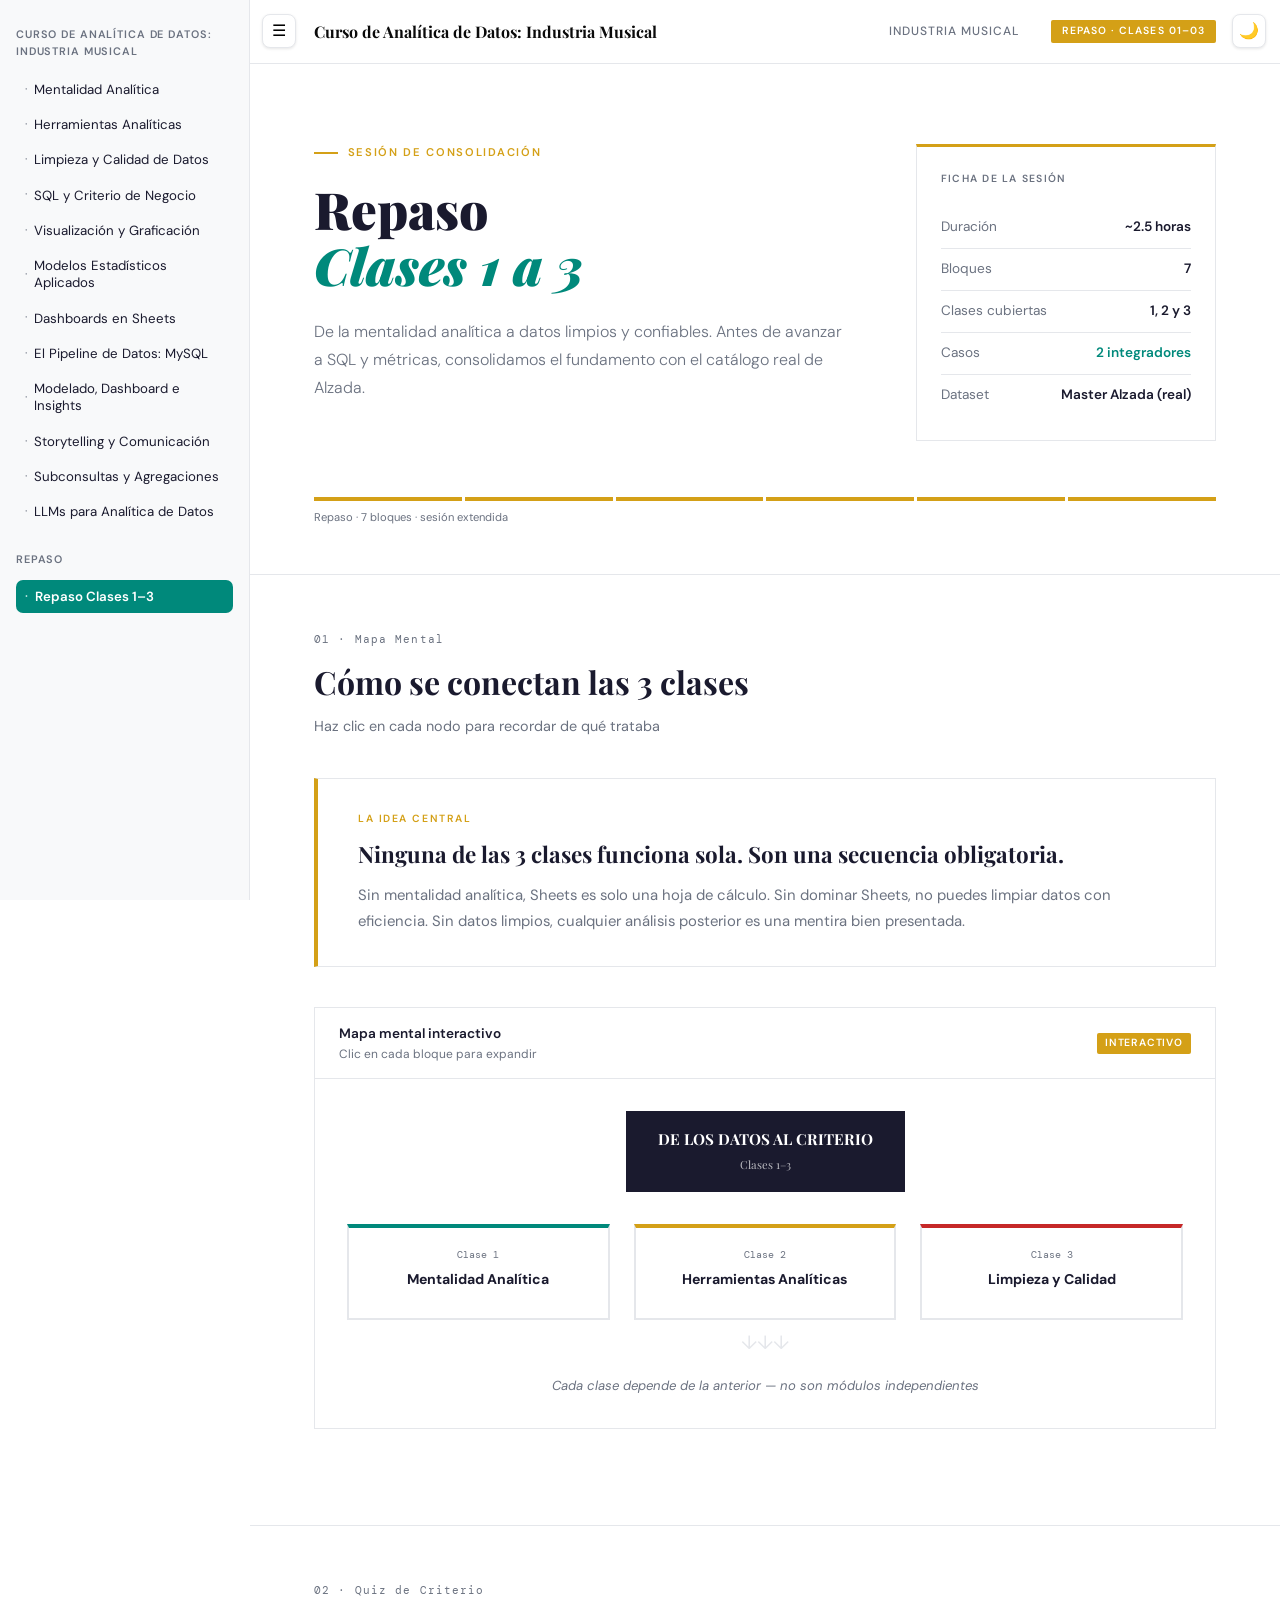
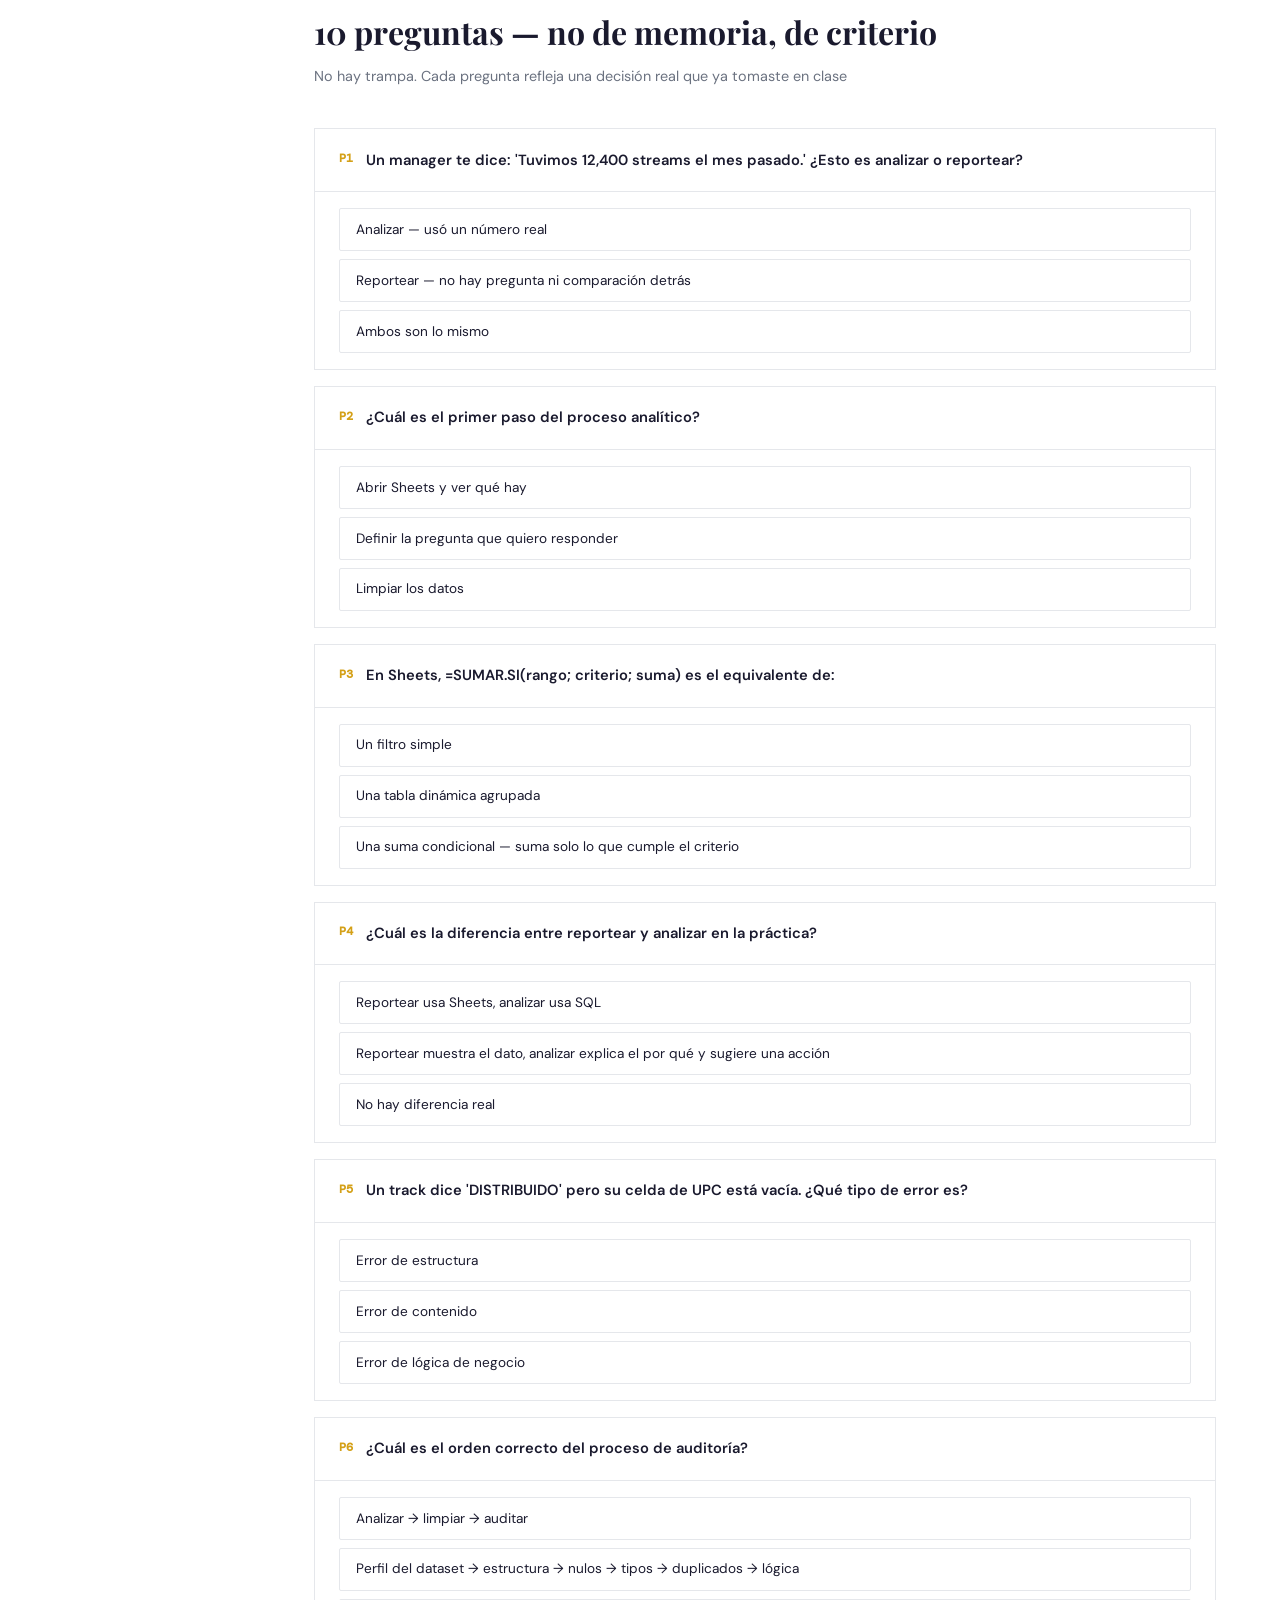
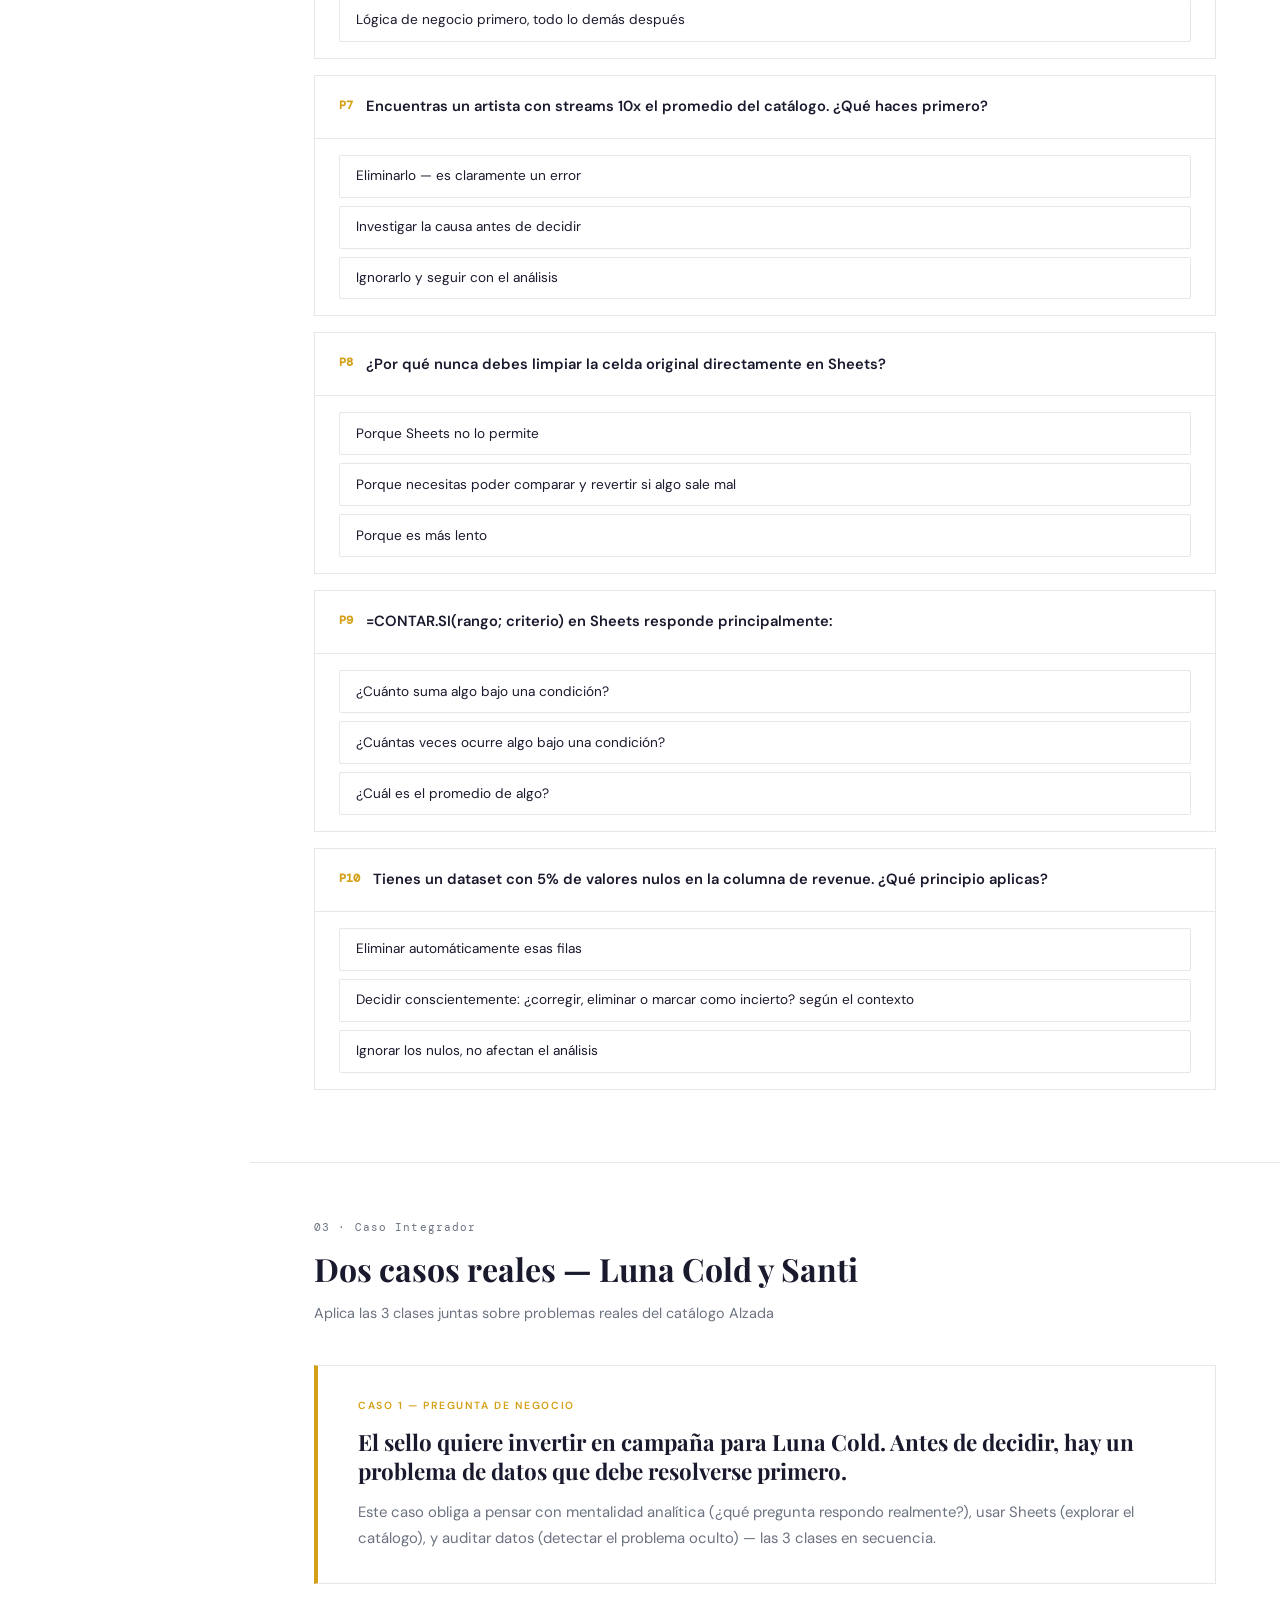
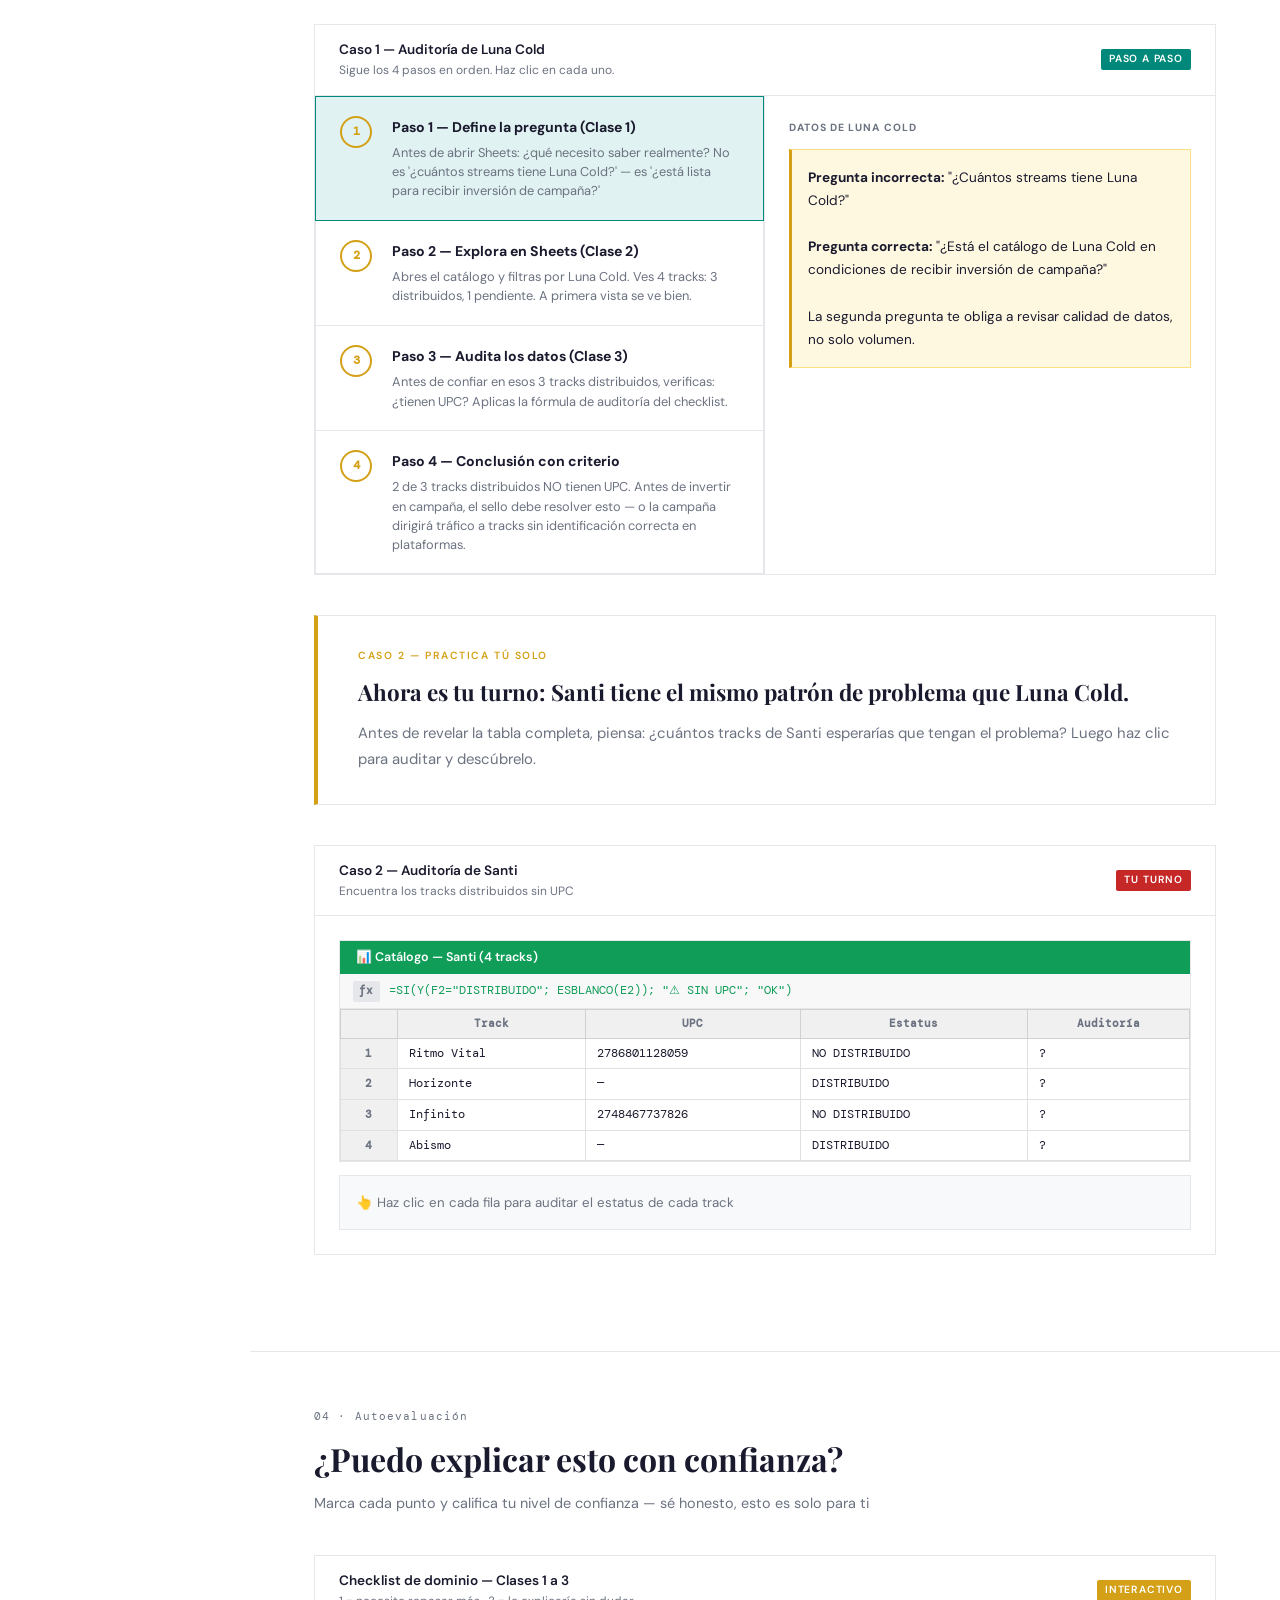
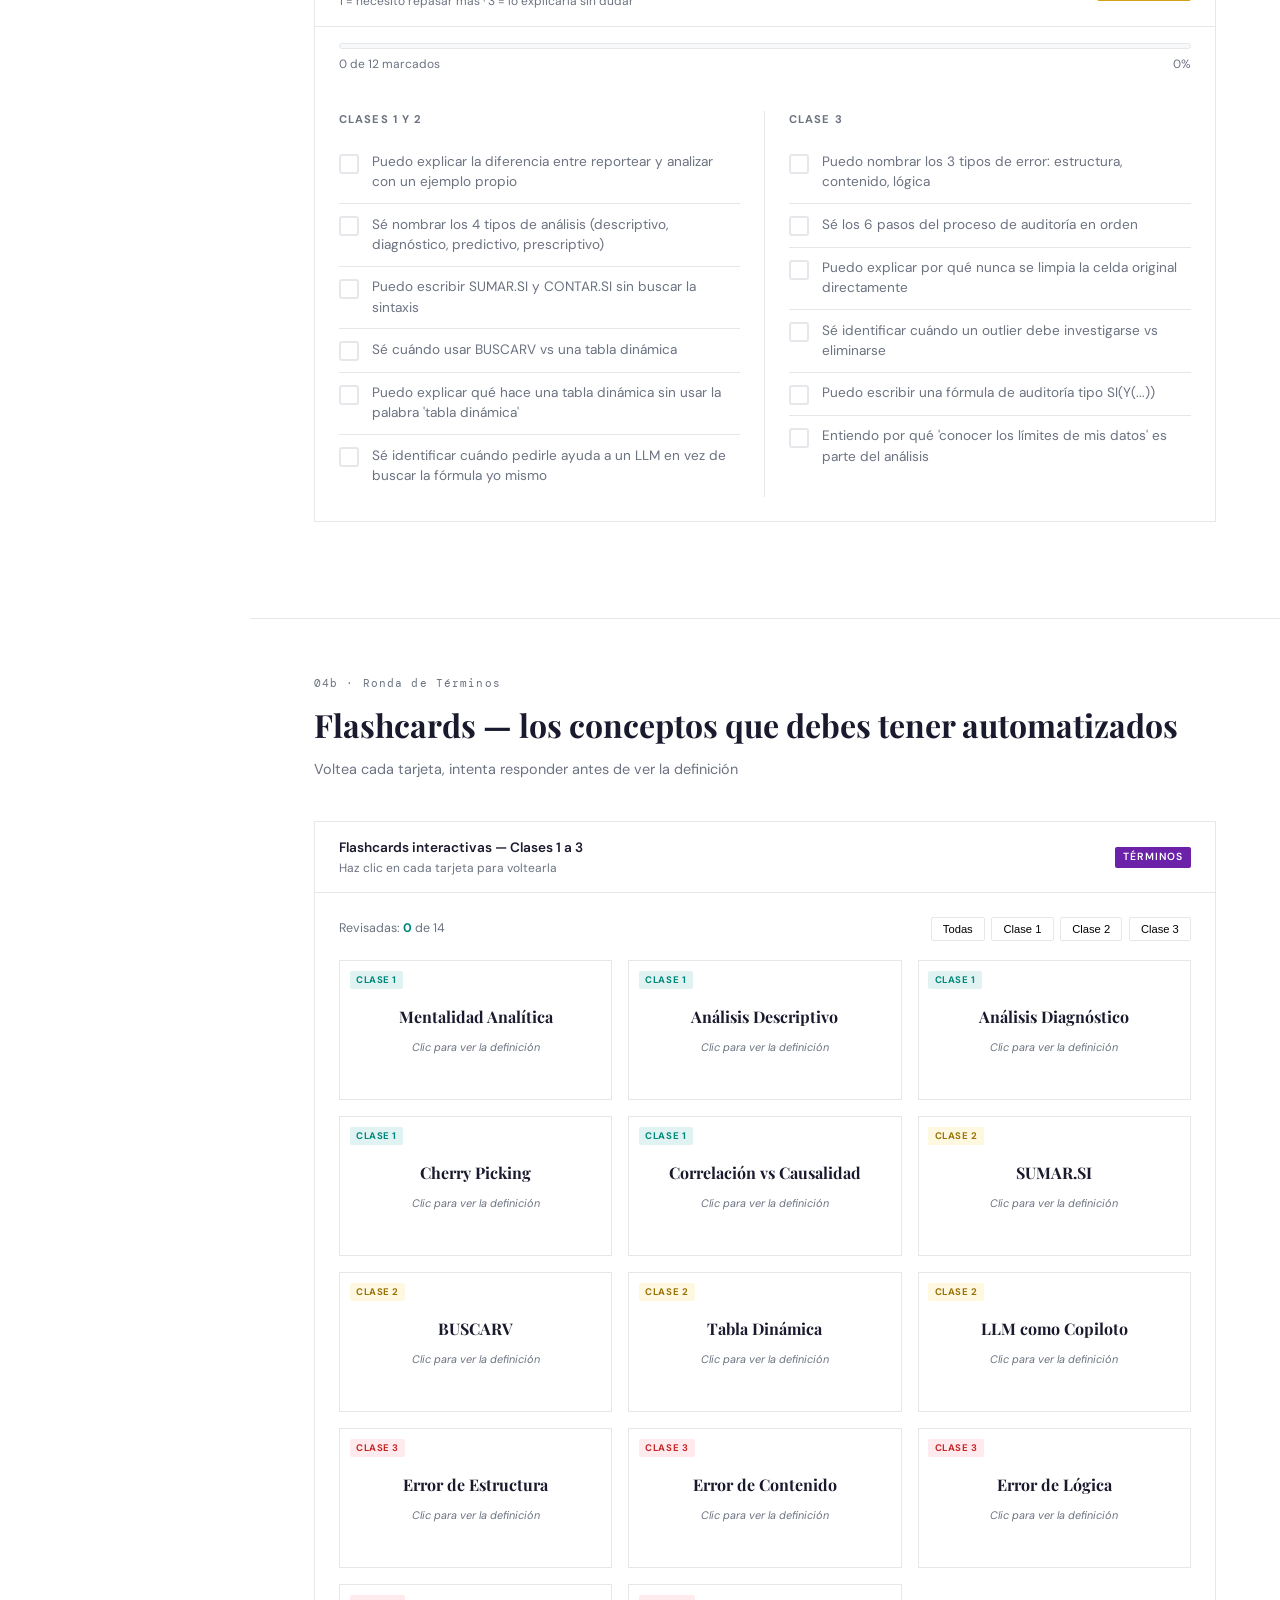
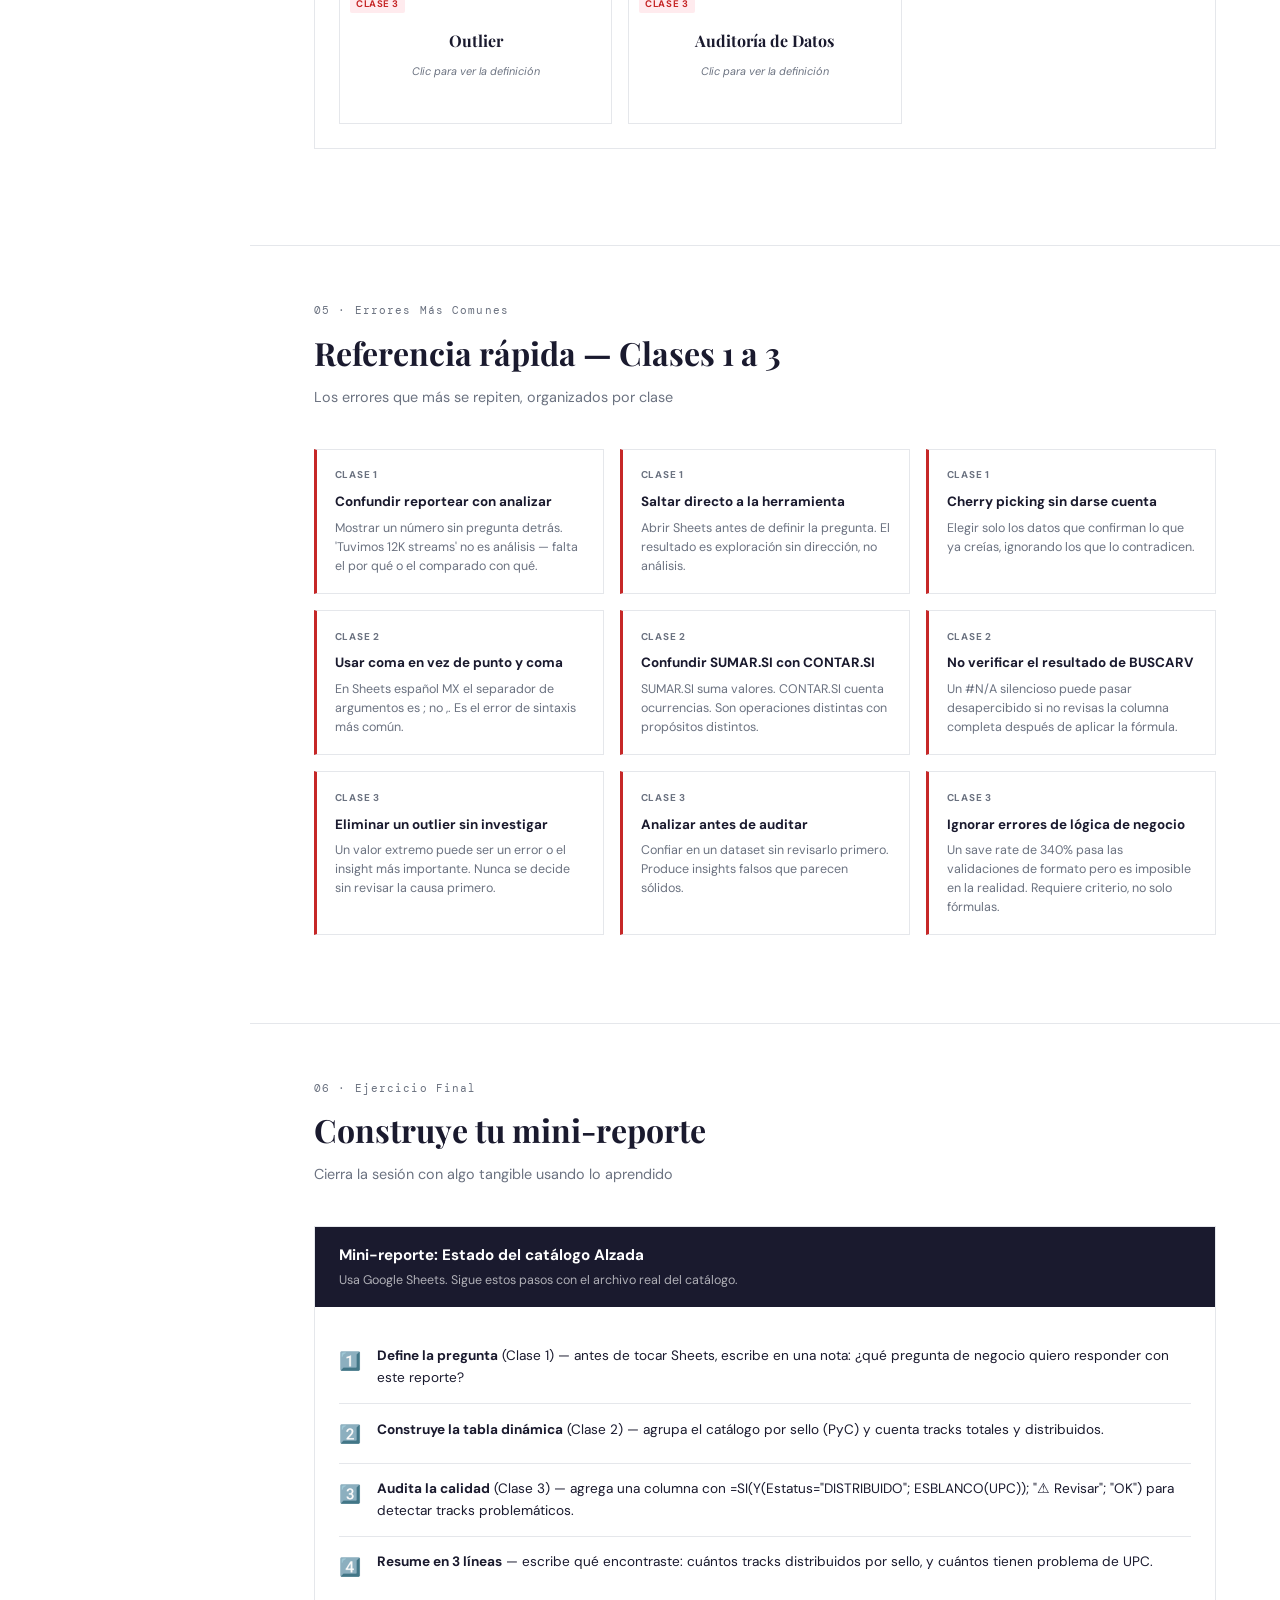
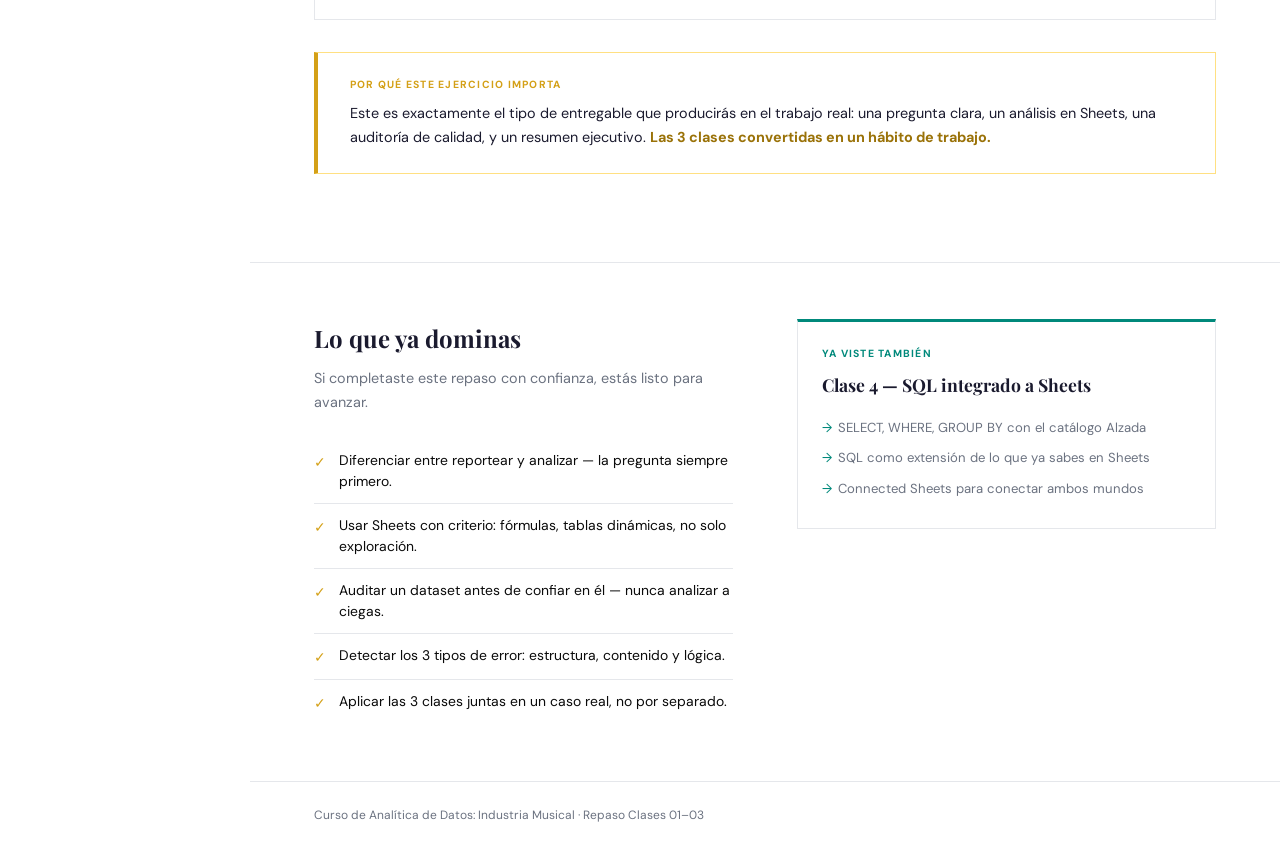
<file: clases/repaso_clases1-3_1.html>
<!DOCTYPE html>
<html lang="es">
<head>
<meta charset="UTF-8">
<meta name="color-scheme" content="light">
<meta name="viewport" content="width=device-width, initial-scale=1.0">
<title>Repaso — Clases 1 a 3</title>
<link href="https://fonts.googleapis.com/css2?family=Playfair+Display:ital,wght@0,400;0,700;0,900;1,400&family=DM+Sans:wght@300;400;500;600&family=DM+Mono:wght@400;500&display=swap" rel="stylesheet">
<style>
:root{color-scheme:light;
  --ink:#1a1a2e;--teal:#00897B;--teal-l:#e0f2f1;
  --gold:#D4A017;--gold-l:#FFF8E1;--red:#C62828;--red-l:#FFEBEE;
  --gray:#6B7280;--light:#F8F9FA;--bd:#E5E7EB;--pu:#6B21A8;--pu-l:#F3E8FF;}
*{margin:0;padding:0;box-sizing:border-box;}
html,body{background:#fff!important;color:#0a0a0a!important;}
body{font-family:"DM Sans",sans-serif;line-height:1.6;}
@media(prefers-color-scheme:dark){html,body{background:#fff!important;color:#0a0a0a!important;}}

.header{border-bottom:1px solid var(--bd);padding:0 4rem;display:flex;align-items:center;justify-content:space-between;height:64px;position:sticky;top:0;background:#fff;z-index:100;}
.hl{font-family:"Playfair Display",serif;font-size:1rem;font-weight:700;}
.hm{display:flex;gap:2rem;font-size:.75rem;color:var(--gray);font-weight:500;letter-spacing:.08em;text-transform:uppercase;align-items:center;}
.hb{background:var(--gold);color:#fff;padding:.2rem .7rem;border-radius:2px;font-size:.65rem;font-weight:600;letter-spacing:.1em;}

.hero{padding:5rem 4rem 3.5rem;max-width:1100px;margin:0 auto;display:grid;grid-template-columns:1fr 300px;gap:4rem;align-items:start;}
.eyebrow{font-size:.7rem;font-weight:600;letter-spacing:.15em;text-transform:uppercase;color:var(--gold);margin-bottom:1.2rem;display:flex;align-items:center;gap:.6rem;}
.eyebrow::before{content:"";display:inline-block;width:24px;height:2px;background:var(--gold);}
.hero h1{font-family:"Playfair Display",serif;font-size:3.2rem;line-height:1.1;font-weight:900;color:var(--ink);margin-bottom:1.5rem;}
.hero h1 em{font-style:italic;color:var(--teal);}
.hero-desc{font-size:1rem;color:var(--gray);line-height:1.75;font-weight:300;}
.sidebar{border:1px solid var(--bd);border-top:3px solid var(--gold);padding:1.5rem;background:#fff;}
.si{display:flex;justify-content:space-between;padding:.6rem 0;border-bottom:1px solid var(--bd);font-size:.85rem;}
.si:last-child{border-bottom:none;}
.si-l{color:var(--gray);}
.si-v{font-weight:600;color:var(--ink);}
.si-v.t{color:var(--teal);}

.prog{max-width:1100px;margin:0 auto;padding:0 4rem 3rem;}
.pt{display:flex;gap:3px;margin-bottom:.5rem;}
.ps{flex:1;height:4px;background:var(--bd);}
.ps.a{background:var(--gold);}
.pl{font-size:.7rem;color:var(--gray);}

section{max-width:1100px;margin:0 auto;padding:3.5rem 4rem;border-top:1px solid var(--bd);}
.sn{font-family:"DM Mono",monospace;font-size:.7rem;color:var(--gray);letter-spacing:.1em;margin-bottom:.4rem;}
.st{font-family:"Playfair Display",serif;font-size:2rem;font-weight:700;color:var(--ink);margin-bottom:.5rem;}
.ss{font-size:.9rem;color:var(--gray);margin-bottom:2.5rem;}
.tpill{display:inline-flex;align-items:center;gap:.4rem;background:#fff;border:1px solid var(--bd);padding:.3rem .8rem;border-radius:20px;font-size:.72rem;color:var(--gray);font-weight:500;margin-bottom:2rem;}
.tpill::before{content:"⏱";}

.hook{background:#fff;border:1px solid var(--bd);border-left:4px solid var(--gold);padding:2rem 2.5rem;margin-bottom:2.5rem;}
.hook-lbl{font-size:.65rem;font-weight:600;letter-spacing:.15em;text-transform:uppercase;color:var(--gold);margin-bottom:.8rem;}
.hook h3{font-family:"Playfair Display",serif;font-size:1.4rem;font-weight:700;line-height:1.3;margin-bottom:.8rem;color:var(--ink);}
.hook p{font-size:.93rem;color:var(--gray);line-height:1.75;}

.ibox{background:#fff;border:1px solid #FFE082;border-left:4px solid var(--gold);padding:1.5rem 2rem;margin:2rem 0;}
.ibox-lbl{font-size:.65rem;font-weight:700;letter-spacing:.12em;text-transform:uppercase;color:var(--gold);margin-bottom:.4rem;}
.ibox p{font-size:.9rem;color:var(--ink);line-height:1.7;}
.ibox strong{color:#9A7208;}

.g2{display:grid;grid-template-columns:1fr 1fr;gap:2rem;margin-bottom:2rem;}
.g3{display:grid;grid-template-columns:repeat(3,1fr);gap:1.5rem;margin-bottom:2rem;}
.card{border:1px solid var(--bd);padding:1.8rem;position:relative;background:#fff;}
.ca{position:absolute;top:0;left:0;width:100%;height:3px;}
.card h4{font-family:"Playfair Display",serif;font-size:1rem;font-weight:700;margin-bottom:.6rem;color:var(--ink);margin-top:.7rem;}
.card p{font-size:.86rem;color:var(--gray);line-height:1.65;}

.sim{border:1px solid var(--bd);overflow:hidden;margin-bottom:2.5rem;background:#fff;}
.sim-h{background:#fff;border-bottom:1px solid var(--bd);padding:.9rem 1.5rem;display:flex;align-items:center;gap:.8rem;}
.sim-ht{font-size:.85rem;font-weight:600;color:var(--ink);}
.sim-hs{font-size:.75rem;color:var(--gray);}
.tag{color:#fff;font-size:.65rem;font-weight:600;padding:.15rem .5rem;border-radius:2px;letter-spacing:.08em;margin-left:auto;flex-shrink:0;}
.tag-g{background:var(--gold);}
.tag-t{background:var(--teal);}
.tag-r{background:var(--red);}
.tag-p{background:var(--pu);}

/* MIND MAP */
.mindmap{padding:2rem;display:flex;flex-direction:column;align-items:center;gap:0;}
.mm-center{background:var(--ink);color:#fff;padding:1rem 2rem;font-weight:700;font-size:.95rem;text-align:center;margin-bottom:2rem;font-family:"Playfair Display",serif;}
.mm-row{display:grid;grid-template-columns:repeat(3,1fr);gap:1.5rem;width:100%;}
.mm-node{border:2px solid var(--bd);padding:1.2rem;text-align:center;cursor:pointer;transition:all .2s;background:#fff;}
.mm-node:hover{border-color:var(--teal);box-shadow:0 4px 16px rgba(0,0,0,.08);}
.mm-node.c1{border-top:4px solid var(--teal);}
.mm-node.c2{border-top:4px solid var(--gold);}
.mm-node.c3{border-top:4px solid var(--red);}
.mm-num{font-family:"DM Mono",monospace;font-size:.65rem;color:var(--gray);margin-bottom:.3rem;}
.mm-title{font-weight:700;font-size:.88rem;color:var(--ink);margin-bottom:.5rem;}
.mm-desc{font-size:.75rem;color:var(--gray);line-height:1.5;display:none;}
.mm-node.open .mm-desc{display:block;margin-top:.6rem;padding-top:.6rem;border-top:1px solid var(--bd);}
.mm-arrows{display:flex;justify-content:space-around;padding:.5rem 0;font-size:1.2rem;color:var(--bd);}

/* QUIZ */
.quiz-item{border:1px solid var(--bd);background:#fff;margin-bottom:1rem;overflow:hidden;}
.quiz-q{padding:1.2rem 1.5rem;font-weight:600;font-size:.92rem;color:var(--ink);border-bottom:1px solid var(--bd);display:flex;gap:.8rem;align-items:flex-start;}
.quiz-num{font-family:"DM Mono",monospace;font-size:.72rem;color:var(--gold);font-weight:700;flex-shrink:0;margin-top:.1rem;}
.quiz-opts{padding:1rem 1.5rem;display:flex;flex-direction:column;gap:.5rem;}
.quiz-opt{border:1px solid var(--bd);padding:.6rem 1rem;font-size:.85rem;color:var(--ink);cursor:pointer;transition:all .15s;border-radius:2px;}
.quiz-opt:hover{border-color:var(--teal);background:var(--teal-l);}
.quiz-opt.correct{background:var(--teal-l);border-color:var(--teal);color:var(--teal);font-weight:600;}
.quiz-opt.wrong{background:var(--red-l);border-color:var(--red);color:var(--red);}
.quiz-opt.disabled{cursor:default;}
.quiz-fb{padding:0 1.5rem 1.2rem;font-size:.82rem;color:var(--gray);line-height:1.6;display:none;}
.quiz-fb.show{display:block;}
.quiz-fb strong{color:var(--teal);}

.quiz-score{background:var(--ink);color:#fff;padding:1.5rem 2rem;text-align:center;margin-bottom:2rem;display:none;}
.quiz-score.show{display:block;}
.quiz-score-num{font-family:"Playfair Display",serif;font-size:2.5rem;font-weight:900;color:var(--gold);}
.quiz-score-lbl{font-size:.8rem;color:rgba(255,255,255,.7);margin-top:.3rem;}

/* SIMULACIÓN SHEETS */
.sh-mock{border:1px solid var(--bd);overflow:hidden;margin-bottom:.8rem;}
.sh-top{background:#0F9D58;padding:.4rem 1rem;display:flex;align-items:center;gap:.8rem;}
.sh-top-t{color:#fff;font-size:.78rem;font-weight:600;}
.sh-fx{background:#F8F8F8;border-bottom:1px solid var(--bd);padding:.4rem .8rem;display:flex;gap:.6rem;align-items:center;font-family:"DM Mono",monospace;font-size:.78rem;}
.sh-fxl{background:var(--bd);padding:.1rem .4rem;border-radius:2px;font-weight:600;color:var(--gray);font-size:.7rem;}
.sh-fxv{color:#0F9D58;flex:1;}
.sh-t{width:100%;border-collapse:collapse;font-family:"DM Mono",monospace;font-size:.76rem;}
.sh-t th{background:#F0F0F0;border:1px solid #D0D0D0;padding:.3rem .7rem;font-size:.7rem;color:var(--gray);text-align:center;font-weight:600;}
.sh-t td{border:1px solid #E0E0E0;padding:.32rem .7rem;background:#fff;color:var(--ink);cursor:pointer;transition:background .15s;}
.sh-t td.rh{background:#F0F0F0;color:var(--gray);text-align:center;font-weight:600;font-size:.68rem;cursor:default;}
.sh-t td.ch{background:#fff;color:#0F9D58;font-weight:700;font-size:.74rem;font-family:"DM Sans",sans-serif;border-bottom:2px solid #0F9D58;cursor:default;}
.sh-t td.err{background:var(--red-l);color:var(--red);font-weight:600;}
.sh-t td.ok{background:var(--teal-l);}
.sh-t td:hover:not(.rh):not(.ch){background:var(--gold-l);}

/* PASO A PASO */
.steps{display:flex;flex-direction:column;gap:0;}
.step{border:1px solid var(--bd);border-top:none;padding:1.2rem 1.5rem;display:grid;grid-template-columns:36px 1fr;gap:1rem;align-items:start;background:#fff;cursor:pointer;transition:background .15s;}
.step:first-child{border-top:1px solid var(--bd);}
.step:hover{background:var(--light);}
.step.active{background:var(--teal-l);border-color:var(--teal);}
.step-n{width:32px;height:32px;border-radius:50%;border:2px solid var(--gold);display:flex;align-items:center;justify-content:center;font-family:"DM Mono",monospace;font-size:.78rem;font-weight:700;color:var(--gold);flex-shrink:0;}
.step-n.done{background:var(--gold);color:#fff;}
.step-t{font-weight:700;font-size:.88rem;color:var(--ink);margin-bottom:.3rem;}
.step-d{font-size:.8rem;color:var(--gray);line-height:1.5;}

/* CHECKLIST */
.chk-row{display:flex;gap:.8rem;padding:.65rem 0;border-bottom:1px solid var(--bd);cursor:pointer;align-items:flex-start;}
.chk-row:last-child{border-bottom:none;}
.chk-box{width:20px;height:20px;border:2px solid var(--bd);border-radius:3px;flex-shrink:0;display:flex;align-items:center;justify-content:center;font-size:.7rem;font-weight:700;transition:all .15s;margin-top:.1rem;}
.chk-row.done .chk-box{background:var(--teal);border-color:var(--teal);color:#fff;}
.chk-row.done .chk-txt{color:var(--teal);}
.chk-txt{font-size:.85rem;color:var(--gray);line-height:1.5;}
.chk-conf{display:flex;gap:.3rem;margin-left:auto;flex-shrink:0;}
.conf-btn{width:24px;height:24px;border:1px solid var(--bd);border-radius:2px;background:#fff;font-size:.7rem;cursor:pointer;display:flex;align-items:center;justify-content:center;}
.conf-btn.sel{background:var(--gold);border-color:var(--gold);color:#fff;}

.progress-bar{height:6px;background:var(--light);border-radius:3px;overflow:hidden;margin:1rem 1.5rem .4rem;border:1px solid var(--bd);}
.progress-fill{height:100%;background:var(--teal);border-radius:3px;transition:width .4s;}
.progress-lbl{padding:0 1.5rem .8rem;font-size:.75rem;color:var(--gray);display:flex;justify-content:space-between;}

/* ERROR REFERENCE */
.err-grid{display:grid;grid-template-columns:repeat(3,1fr);gap:1rem;margin-bottom:2rem;}
.err-item{border:1px solid var(--bd);border-left:3px solid var(--red);padding:1.1rem;background:#fff;}
.err-cls{font-size:.62rem;font-weight:700;letter-spacing:.08em;text-transform:uppercase;color:var(--gray);margin-bottom:.5rem;}
.err-t{font-weight:700;font-size:.84rem;color:var(--ink);margin-bottom:.4rem;}
.err-d{font-size:.78rem;color:var(--gray);line-height:1.5;}

/* FINAL EXERCISE */
.final-box{border:1px solid var(--bd);overflow:hidden;background:#fff;margin-bottom:2rem;}
.final-h{background:var(--ink);color:#fff;padding:1rem 1.5rem;}
.final-h-t{font-weight:700;font-size:.95rem;}
.final-h-s{font-size:.78rem;color:rgba(255,255,255,.65);margin-top:.2rem;}
.final-body{padding:1.5rem;}
.final-task{display:flex;gap:1rem;padding:.9rem 0;border-bottom:1px solid var(--bd);align-items:flex-start;}
.final-task:last-child{border-bottom:none;}
.ft-icon{font-size:1.1rem;flex-shrink:0;margin-top:.1rem;}
.ft-txt{font-size:.85rem;color:var(--ink);line-height:1.6;}

.closing{background:#fff;border-top:1px solid var(--bd);padding:3.5rem 4rem;}
.closing-inner{max-width:1100px;margin:0 auto;display:grid;grid-template-columns:1fr 1fr;gap:4rem;}
.closing h3{font-family:"Playfair Display",serif;font-size:1.5rem;font-weight:700;color:var(--ink);margin-bottom:.5rem;}
.closing p{font-size:.9rem;color:var(--gray);line-height:1.7;margin-bottom:1.5rem;}
.nc{border:1px solid var(--bd);border-top:3px solid var(--teal);padding:1.5rem;background:#fff;}
.nc-l{font-size:.65rem;font-weight:700;letter-spacing:.12em;text-transform:uppercase;color:var(--teal);margin-bottom:.5rem;}
.nc-t{font-family:"Playfair Display",serif;font-size:1.1rem;font-weight:700;color:var(--ink);margin-bottom:.8rem;}
.nc-i{list-style:none;font-size:.82rem;color:var(--gray);}
.nc-i li{padding:.3rem 0;padding-left:1rem;position:relative;}
.nc-i li::before{content:"→";position:absolute;left:0;color:var(--teal);}
.kl{list-style:none;}
.kl li{display:flex;gap:.8rem;padding:.7rem 0;border-bottom:1px solid var(--bd);font-size:.87rem;align-items:flex-start;line-height:1.5;}
.kl li:last-child{border-bottom:none;}
.kc{color:var(--gold);flex-shrink:0;margin-top:.1rem;}
footer{border-top:1px solid var(--bd);padding:1.5rem 4rem;display:flex;justify-content:space-between;align-items:center;}
footer span{font-size:.75rem;color:var(--gray);}


.tag-p{background:var(--pu);}
.fc-card{border:1px solid var(--bd);background:#fff;padding:1.2rem;cursor:pointer;min-height:140px;display:flex;flex-direction:column;justify-content:center;text-align:center;transition:all .2s;position:relative;}
.fc-card:hover{border-color:var(--teal);box-shadow:0 4px 14px rgba(0,0,0,.07);}
.fc-card.flipped{background:var(--teal-l);border-color:var(--teal);}
.fc-tag{position:absolute;top:.6rem;left:.6rem;font-size:.6rem;font-weight:700;letter-spacing:.06em;text-transform:uppercase;padding:.1rem .4rem;border-radius:2px;}
.fc-tag.c1{background:var(--teal-l);color:var(--teal);}
.fc-tag.c2{background:var(--gold-l);color:#9A7208;}
.fc-tag.c3{background:var(--red-l);color:var(--red);}
.fc-term{font-family:"Playfair Display",serif;font-weight:700;font-size:1rem;color:var(--ink);}
.fc-def{font-size:.8rem;color:var(--ink);line-height:1.5;display:none;}
.fc-card.flipped .fc-term{display:none;}
.fc-card.flipped .fc-def{display:block;}
.fc-hint{font-size:.68rem;color:var(--gray);margin-top:.6rem;font-style:italic;}
.fc-card.flipped .fc-hint{display:none;}

@media(max-width:768px){
  .hero,.g2,.g3,.mm-row,.closing-inner{grid-template-columns:1fr;}
  .header,.prog,section,footer,.closing{padding-left:1.5rem;padding-right:1.5rem;}
  .hero{padding:3rem 1.5rem 2rem;}
  .hero h1{font-size:2.2rem;}
}
</style>
<link rel="stylesheet" href="shared-chrome.css?v=4">
</head>
<body>

<header class="header">
  <div class="hl">Curso de Analítica de Datos: Industria Musical</div>
  <div class="hm"><span>Industria Musical</span> <span class="hb">Repaso · Clases 01–03</span></div>
</header>

<div class="hero">
  <div>
    <div class="eyebrow">Sesión de consolidación</div>
    <h1>Repaso<br><em>Clases 1 a 3</em></h1>
    <p class="hero-desc">De la mentalidad analítica a datos limpios y confiables. Antes de avanzar a SQL y métricas, consolidamos el fundamento con el catálogo real de Alzada.</p>
  </div>
  <div class="sidebar">
    <div style="font-size:.65rem;font-weight:600;letter-spacing:.12em;text-transform:uppercase;color:var(--gray);margin-bottom:1.2rem;">Ficha de la sesión</div>
    <div class="si"><span class="si-l">Duración</span> <span class="si-v">~2.5 horas</span></div>
    <div class="si"><span class="si-l">Bloques</span> <span class="si-v">7</span></div>
    <div class="si"><span class="si-l">Clases cubiertas</span> <span class="si-v">1, 2 y 3</span></div>
    <div class="si"><span class="si-l">Casos</span> <span class="si-v t">2 integradores</span></div>
    <div class="si"><span class="si-l">Dataset</span> <span class="si-v">Master Alzada (real)</span></div>
  </div>
</div>

<div class="prog">
  <div class="pt"><div class="ps a"></div><div class="ps a"></div><div class="ps a"></div><div class="ps a"></div><div class="ps a"></div><div class="ps a"></div></div>
  <div class="pl">Repaso · 7 bloques · sesión extendida</div>
</div>

<!-- B1 MAPA MENTAL -->
<section>
  <div class="sn">01 · Mapa Mental</div>
  <div class="st">Cómo se conectan las 3 clases</div>
  <div class="ss">Haz clic en cada nodo para recordar de qué trataba</div>

  <div class="hook">
    <div class="hook-lbl">La idea central</div>
    <h3>Ninguna de las 3 clases funciona sola. Son una secuencia obligatoria.</h3>
    <p>Sin mentalidad analítica, Sheets es solo una hoja de cálculo. Sin dominar Sheets, no puedes limpiar datos con eficiencia. Sin datos limpios, cualquier análisis posterior es una mentira bien presentada.</p>
  </div>

  <div class="sim">
    <div class="sim-h">
      <div><div class="sim-ht">Mapa mental interactivo</div><div class="sim-hs">Clic en cada bloque para expandir</div></div>
      <span class="tag tag-g">INTERACTIVO</span>
    </div>
    <div class="mindmap">
      <div class="mm-center">DE LOS DATOS AL CRITERIO<br><span style="font-size:.7rem;font-weight:400;opacity:.7;">Clases 1–3</span></div>
      <div class="mm-row" id="mm-row"></div>
      <div class="mm-arrows"><span>↓</span> <span>↓</span> <span>↓</span></div>
      <div style="text-align:center;font-size:.82rem;color:var(--gray);font-style:italic;margin-top:.5rem;">Cada clase depende de la anterior — no son módulos independientes</div>
    </div>
  </div>
</section>

<!-- B2 QUIZ -->
<section>
  <div class="sn">02 · Quiz de Criterio</div>
  <div class="st">10 preguntas — no de memoria, de criterio</div>
  <div class="ss">No hay trampa. Cada pregunta refleja una decisión real que ya tomaste en clase</div>

  <div class="quiz-score" id="quiz-score">
    <div class="quiz-score-num" id="qs-num">0/10</div>
    <div class="quiz-score-lbl">Respuestas correctas</div>
  </div>

  <div id="quiz-container"></div>
</section>

<!-- B3 CASO INTEGRADOR -->
<section>
  <div class="sn">03 · Caso Integrador</div>
  <div class="st">Dos casos reales — Luna Cold y Santi</div>
  <div class="ss">Aplica las 3 clases juntas sobre problemas reales del catálogo Alzada</div>

  <div class="hook">
    <div class="hook-lbl">Caso 1 — Pregunta de negocio</div>
    <h3>El sello quiere invertir en campaña para Luna Cold. Antes de decidir, hay un problema de datos que debe resolverse primero.</h3>
    <p>Este caso obliga a pensar con mentalidad analítica (¿qué pregunta respondo realmente?), usar Sheets (explorar el catálogo), y auditar datos (detectar el problema oculto) — las 3 clases en secuencia.</p>
  </div>

  <div class="sim">
    <div class="sim-h">
      <div><div class="sim-ht">Caso 1 — Auditoría de Luna Cold</div><div class="sim-hs">Sigue los 4 pasos en orden. Haz clic en cada uno.</div></div>
      <span class="tag tag-t">PASO A PASO</span>
    </div>
    <div style="display:grid;grid-template-columns:1fr 1fr;">
      <div style="border-right:1px solid var(--bd);">
        <div class="steps" id="case1-steps"></div>
      </div>
      <div style="padding:1.5rem;">
        <div style="font-size:.65rem;font-weight:700;text-transform:uppercase;letter-spacing:.1em;color:var(--gray);margin-bottom:.8rem;" id="case1-panel-label">Datos de Luna Cold</div>
        <div id="case1-panel"></div>
      </div>
    </div>
  </div>

  <div class="hook" style="margin-top:2.5rem;">
    <div class="hook-lbl">Caso 2 — Practica tú solo</div>
    <h3>Ahora es tu turno: Santi tiene el mismo patrón de problema que Luna Cold.</h3>
    <p>Antes de revelar la tabla completa, piensa: ¿cuántos tracks de Santi esperarías que tengan el problema? Luego haz clic para auditar y descúbrelo.</p>
  </div>

  <div class="sim">
    <div class="sim-h">
      <div><div class="sim-ht">Caso 2 — Auditoría de Santi</div><div class="sim-hs">Encuentra los tracks distribuidos sin UPC</div></div>
      <span class="tag tag-r">TU TURNO</span>
    </div>
    <div style="padding:1.5rem;">
      <div class="sh-mock">
        <div class="sh-top"><span class="sh-top-t">📊 Catálogo — Santi (4 tracks)</span></div>
        <div class="sh-fx"><span class="sh-fxl">fx</span> <span class="sh-fxv">=SI(Y(F2="DISTRIBUIDO"; ESBLANCO(E2)); "⚠ SIN UPC"; "OK")</span></div>
        <div style="overflow-x:auto;">
          <table class="sh-t" id="case2-table"></table>
        </div>
      </div>
      <div id="case2-feedback" style="padding:1rem;background:var(--light);border:1px solid var(--bd);font-size:.83rem;color:var(--gray);margin-top:.8rem;">👆 Haz clic en cada fila para auditar el estatus de cada track</div>
    </div>
  </div>
</section>

<!-- B4 AUTOEVALUACIÓN -->
<section>
  <div class="sn">04 · Autoevaluación</div>
  <div class="st">¿Puedo explicar esto con confianza?</div>
  <div class="ss">Marca cada punto y califica tu nivel de confianza — sé honesto, esto es solo para ti</div>

  <div class="sim">
    <div class="sim-h">
      <div><div class="sim-ht">Checklist de dominio — Clases 1 a 3</div><div class="sim-hs">1 = necesito repasar más · 3 = lo explicaría sin dudar</div></div>
      <span class="tag tag-g">INTERACTIVO</span>
    </div>
    <div class="progress-bar"><div class="progress-fill" id="self-fill" style="width:0%"></div></div>
    <div class="progress-lbl"><span id="self-count">0 de 12 marcados</span> <span id="self-pct">0%</span></div>
    <div style="padding:1.5rem;" id="self-list"></div>
  </div>
</section>

<!-- B4b FLASHCARDS -->
<section>
  <div class="sn">04b · Ronda de Términos</div>
  <div class="st">Flashcards — los conceptos que debes tener automatizados</div>
  <div class="ss">Voltea cada tarjeta, intenta responder antes de ver la definición</div>

  <div class="sim">
    <div class="sim-h">
      <div><div class="sim-ht">Flashcards interactivas — Clases 1 a 3</div><div class="sim-hs">Haz clic en cada tarjeta para voltearla</div></div>
      <span class="tag tag-p">TÉRMINOS</span>
    </div>
    <div style="padding:1.5rem;">
      <div class="fc-progress" style="display:flex;justify-content:space-between;align-items:center;margin-bottom:1.2rem;">
        <span style="font-size:.78rem;color:var(--gray);">Revisadas: <strong id="fc-count" style="color:var(--teal);">0</strong> de <span id="fc-total">14</span></span>
        <div style="display:flex;gap:.4rem;">
          <button class="conf-btn" onclick="filterFC('all')" id="fc-filter-all" style="width:auto;padding:.2rem .7rem;">Todas</button>
          <button class="conf-btn" onclick="filterFC('c1')" id="fc-filter-c1" style="width:auto;padding:.2rem .7rem;">Clase 1</button>
          <button class="conf-btn" onclick="filterFC('c2')" id="fc-filter-c2" style="width:auto;padding:.2rem .7rem;">Clase 2</button>
          <button class="conf-btn" onclick="filterFC('c3')" id="fc-filter-c3" style="width:auto;padding:.2rem .7rem;">Clase 3</button>
        </div>
      </div>
      <div id="fc-grid" style="display:grid;grid-template-columns:repeat(3,1fr);gap:1rem;"></div>
    </div>
  </div>
</section>

<!-- B5 ERRORES -->
<section>
  <div class="sn">05 · Errores Más Comunes</div>
  <div class="st">Referencia rápida — Clases 1 a 3</div>
  <div class="ss">Los errores que más se repiten, organizados por clase</div>

  <div class="err-grid" id="err-grid"></div>
</section>

<!-- B6 EJERCICIO FINAL -->
<section>
  <div class="sn">06 · Ejercicio Final</div>
  <div class="st">Construye tu mini-reporte</div>
  <div class="ss">Cierra la sesión con algo tangible usando lo aprendido</div>

  <div class="final-box">
    <div class="final-h">
      <div class="final-h-t">Mini-reporte: Estado del catálogo Alzada</div>
      <div class="final-h-s">Usa Google Sheets. Sigue estos pasos con el archivo real del catálogo.</div>
    </div>
    <div class="final-body">
      <div class="final-task"><span class="ft-icon">1️⃣</span> <span class="ft-txt"><strong>Define la pregunta</strong> (Clase 1) — antes de tocar Sheets, escribe en una nota: ¿qué pregunta de negocio quiero responder con este reporte?</span></div>
      <div class="final-task"><span class="ft-icon">2️⃣</span> <span class="ft-txt"><strong>Construye la tabla dinámica</strong> (Clase 2) — agrupa el catálogo por sello (PyC) y cuenta tracks totales y distribuidos.</span></div>
      <div class="final-task"><span class="ft-icon">3️⃣</span> <span class="ft-txt"><strong>Audita la calidad</strong> (Clase 3) — agrega una columna con =SI(Y(Estatus="DISTRIBUIDO"; ESBLANCO(UPC)); "⚠ Revisar"; "OK") para detectar tracks problemáticos.</span></div>
      <div class="final-task"><span class="ft-icon">4️⃣</span> <span class="ft-txt"><strong>Resume en 3 líneas</strong> — escribe qué encontraste: cuántos tracks distribuidos por sello, y cuántos tienen problema de UPC.</span></div>
    </div>
  </div>

  <div class="ibox">
    <div class="ibox-lbl">Por qué este ejercicio importa</div>
    <p>Este es exactamente el tipo de entregable que producirás en el trabajo real: una pregunta clara, un análisis en Sheets, una auditoría de calidad, y un resumen ejecutivo. <strong>Las 3 clases convertidas en un hábito de trabajo.</strong></p>
  </div>
</section>

<div class="closing">
  <div class="closing-inner">
    <div>
      <h3>Lo que ya dominas</h3>
      <p>Si completaste este repaso con confianza, estás listo para avanzar.</p>
      <ul class="kl">
        <li><span class="kc">✓</span> Diferenciar entre reportear y analizar — la pregunta siempre primero.</li>
        <li><span class="kc">✓</span> Usar Sheets con criterio: fórmulas, tablas dinámicas, no solo exploración.</li>
        <li><span class="kc">✓</span> Auditar un dataset antes de confiar en él — nunca analizar a ciegas.</li>
        <li><span class="kc">✓</span> Detectar los 3 tipos de error: estructura, contenido y lógica.</li>
        <li><span class="kc">✓</span> Aplicar las 3 clases juntas en un caso real, no por separado.</li>
      </ul>
    </div>
    <div>
      <div class="nc">
        <div class="nc-l">Ya viste también</div>
        <div class="nc-t">Clase 4 — SQL integrado a Sheets</div>
        <ul class="nc-i">
          <li>SELECT, WHERE, GROUP BY con el catálogo Alzada</li>
          <li>SQL como extensión de lo que ya sabes en Sheets</li>
          <li>Connected Sheets para conectar ambos mundos</li>
        </ul>
      </div>
    </div>
  </div>
</div>

<footer>
  <span>Curso de Analítica de Datos: Industria Musical · Repaso Clases 01–03</span>
</footer>

<script>
// ═══════════════════════ DATA ═══════════════════════

var MM = [
  {c:"c1",n:"Clase 1",t:"Mentalidad Analítica",d:"El proceso: pregunta → datos → análisis → insight → decisión. Reportear ≠ analizar. Los 4 tipos de análisis: descriptivo, diagnóstico, predictivo, prescriptivo."},
  {c:"c2",n:"Clase 2",t:"Herramientas Analíticas",d:"Fórmulas de Sheets con criterio de negocio (SUMAR.SI, CONTAR.SI, BUSCARV). Tablas dinámicas. Limpieza básica. LLMs como copiloto analítico."},
  {c:"c3",n:"Clase 3",t:"Limpieza y Calidad",d:"3 tipos de error: estructura, contenido, lógica. Proceso de auditoría en 6 pasos. Nunca analizar datos sin auditar primero. Outliers: investigar antes de eliminar."},
];

var QUIZ = [
  {q:"Un manager te dice: 'Tuvimos 12,400 streams el mes pasado.' ¿Esto es analizar o reportear?",
   opts:["Analizar — usó un número real","Reportear — no hay pregunta ni comparación detrás","Ambos son lo mismo"],
   correct:1,
   fb:"Reportear es mostrar un número sin contexto. Analizar requiere una pregunta: ¿por qué subió o bajó? ¿comparado con qué?"},
  {q:"¿Cuál es el primer paso del proceso analítico?",
   opts:["Abrir Sheets y ver qué hay","Definir la pregunta que quiero responder","Limpiar los datos"],
   correct:1,
   fb:"Sin pregunta no hay dirección. La pregunta define qué datos necesitas y qué análisis aplica — siempre va primero."},
  {q:"En Sheets, =SUMAR.SI(rango; criterio; suma) es el equivalente de:",
   opts:["Un filtro simple","Una tabla dinámica agrupada","Una suma condicional — suma solo lo que cumple el criterio"],
   correct:2,
   fb:"SUMAR.SI suma valores que cumplen una condición específica — como filtrar y sumar al mismo tiempo."},
  {q:"¿Cuál es la diferencia entre reportear y analizar en la práctica?",
   opts:["Reportear usa Sheets, analizar usa SQL","Reportear muestra el dato, analizar explica el por qué y sugiere una acción","No hay diferencia real"],
   correct:1,
   fb:"El análisis siempre va un paso más allá del dato: explica causas y orienta una decisión."},
  {q:"Un track dice 'DISTRIBUIDO' pero su celda de UPC está vacía. ¿Qué tipo de error es?",
   opts:["Error de estructura","Error de contenido","Error de lógica de negocio"],
   correct:2,
   fb:"Los datos son técnicamente válidos (el campo puede estar vacío) pero es imposible en la práctica — un track distribuido sin UPC es un error de lógica, no de formato."},
  {q:"¿Cuál es el orden correcto del proceso de auditoría?",
   opts:["Analizar → limpiar → auditar","Perfil del dataset → estructura → nulos → tipos → duplicados → lógica","Lógica de negocio primero, todo lo demás después"],
   correct:1,
   fb:"El proceso es secuencial: primero entiendes qué hay (perfil), luego estructura, luego contenido, y al final lógica de negocio — que requiere conocer el contexto."},
  {q:"Encuentras un artista con streams 10x el promedio del catálogo. ¿Qué haces primero?",
   opts:["Eliminarlo — es claramente un error","Investigar la causa antes de decidir","Ignorarlo y seguir con el análisis"],
   correct:1,
   fb:"Un outlier puede ser un error o el insight más importante. Nunca se elimina sin investigar — la pregunta es siempre '¿tiene explicación?'"},
  {q:"¿Por qué nunca debes limpiar la celda original directamente en Sheets?",
   opts:["Porque Sheets no lo permite","Porque necesitas poder comparar y revertir si algo sale mal","Porque es más lento"],
   correct:1,
   fb:"Trabajar en columnas auxiliares te permite verificar el resultado antes de sobrescribir, y revertir si detectas un error en tu propia limpieza."},
  {q:"=CONTAR.SI(rango; criterio) en Sheets responde principalmente:",
   opts:["¿Cuánto suma algo bajo una condición?","¿Cuántas veces ocurre algo bajo una condición?","¿Cuál es el promedio de algo?"],
   correct:1,
   fb:"CONTAR.SI cuenta ocurrencias que cumplen un criterio — diferente de SUMAR.SI que suma valores."},
  {q:"Tienes un dataset con 5% de valores nulos en la columna de revenue. ¿Qué principio aplicas?",
   opts:["Eliminar automáticamente esas filas","Decidir conscientemente: ¿corregir, eliminar o marcar como incierto? según el contexto","Ignorar los nulos, no afectan el análisis"],
   correct:1,
   fb:"La limpieza siempre es una decisión consciente, no automática. Depende de si puedes verificar el valor correcto o no."},
];

var CASE1_STEPS = [
  {t:"Paso 1 — Define la pregunta (Clase 1)",
   d:"Antes de abrir Sheets: ¿qué necesito saber realmente? No es '¿cuántos streams tiene Luna Cold?' — es '¿está lista para recibir inversión de campaña?'",
   panel:"question"},
  {t:"Paso 2 — Explora en Sheets (Clase 2)",
   d:"Abres el catálogo y filtras por Luna Cold. Ves 4 tracks: 3 distribuidos, 1 pendiente. A primera vista se ve bien.",
   panel:"explore"},
  {t:"Paso 3 — Audita los datos (Clase 3)",
   d:"Antes de confiar en esos 3 tracks distribuidos, verificas: ¿tienen UPC? Aplicas la fórmula de auditoría del checklist.",
   panel:"audit"},
  {t:"Paso 4 — Conclusión con criterio",
   d:"2 de 3 tracks distribuidos NO tienen UPC. Antes de invertir en campaña, el sello debe resolver esto — o la campaña dirigirá tráfico a tracks sin identificación correcta en plataformas.",
   panel:"conclusion"},
];

var CASE1_PANELS = {
  question: '<div style="padding:1rem;background:var(--gold-l);border:1px solid #FFE082;border-left:3px solid var(--gold);font-size:.85rem;color:var(--ink);line-height:1.7;"><strong>Pregunta incorrecta:</strong> "¿Cuántos streams tiene Luna Cold?"<br><br><strong>Pregunta correcta:</strong> "¿Está el catálogo de Luna Cold en condiciones de recibir inversión de campaña?"<br><br>La segunda pregunta te obliga a revisar calidad de datos, no solo volumen.</div>',
  explore: '<table class="sh-t"><thead><tr><th></th><th>Track</th><th>Álbum</th><th>Estatus</th></tr></thead><tbody><tr><td class="rh">1</td><td>Silencio Urbano</td><td>—</td><td>DISTRIBUIDO</td></tr><tr><td class="rh">2</td><td>Altamar</td><td>Mi Camino</td><td>DISTRIBUIDO</td></tr><tr><td class="rh">3</td><td>Tundra</td><td>—</td><td>NO DISTRIBUIDO</td></tr><tr><td class="rh">4</td><td>Odisea</td><td>Singles 2025</td><td>DISTRIBUIDO</td></tr></tbody></table><div style="font-size:.78rem;color:var(--gray);margin-top:.8rem;">3 de 4 tracks distribuidos. Se ve saludable a primera vista.</div>',
  audit: '<table class="sh-t"><thead><tr><th></th><th>Track</th><th>UPC</th><th>Auditoría</th></tr></thead><tbody><tr><td class="rh">1</td><td>Silencio Urbano</td><td class="err">vacío</td><td class="err">⚠ SIN UPC</td></tr><tr><td class="rh">2</td><td>Altamar</td><td class="ok">4846564823662</td><td class="ok">OK</td></tr><tr><td class="rh">4</td><td>Odisea</td><td class="err">vacío</td><td class="err">⚠ SIN UPC</td></tr></tbody></table><div style="font-size:.78rem;color:var(--red);margin-top:.8rem;font-weight:600;">2 de 3 tracks distribuidos NO tienen UPC.</div>',
  conclusion: '<div style="padding:1rem;background:var(--red-l);border:1px solid #FFCDD2;border-left:3px solid var(--red);font-size:.85rem;color:var(--ink);line-height:1.7;"><strong>Recomendación:</strong> Pausar la inversión en campaña hasta resolver el UPC faltante en "Silencio Urbano" y "Odisea".<br><br>Sin UPC, esos tracks no se identifican correctamente en reportes de regalías. Invertir en tráfico hacia un track mal identificado es dinero potencialmente perdido.</div>'
};

var CASE2_ROWS = [
  {track:"Ritmo Vital",upc:"2786801128059",estatus:"NO DISTRIBUIDO",problem:false},
  {track:"Horizonte",upc:null,estatus:"DISTRIBUIDO",problem:true},
  {track:"Infinito",upc:"2748467737826",estatus:"NO DISTRIBUIDO",problem:false},
  {track:"Abismo",upc:null,estatus:"DISTRIBUIDO",problem:true},
];

var SELF_LEFT = [
  "Puedo explicar la diferencia entre reportear y analizar con un ejemplo propio",
  "Sé nombrar los 4 tipos de análisis (descriptivo, diagnóstico, predictivo, prescriptivo)",
  "Puedo escribir SUMAR.SI y CONTAR.SI sin buscar la sintaxis",
  "Sé cuándo usar BUSCARV vs una tabla dinámica",
  "Puedo explicar qué hace una tabla dinámica sin usar la palabra 'tabla dinámica'",
  "Sé identificar cuándo pedirle ayuda a un LLM en vez de buscar la fórmula yo mismo",
];
var SELF_RIGHT = [
  "Puedo nombrar los 3 tipos de error: estructura, contenido, lógica",
  "Sé los 6 pasos del proceso de auditoría en orden",
  "Puedo explicar por qué nunca se limpia la celda original directamente",
  "Sé identificar cuándo un outlier debe investigarse vs eliminarse",
  "Puedo escribir una fórmula de auditoría tipo SI(Y(...))",
  "Entiendo por qué 'conocer los límites de mis datos' es parte del análisis",
];

var ERRORS = [
  {cls:"CLASE 1",t:"Confundir reportear con analizar",d:"Mostrar un número sin pregunta detrás. 'Tuvimos 12K streams' no es análisis — falta el por qué o el comparado con qué."},
  {cls:"CLASE 1",t:"Saltar directo a la herramienta",d:"Abrir Sheets antes de definir la pregunta. El resultado es exploración sin dirección, no análisis."},
  {cls:"CLASE 1",t:"Cherry picking sin darse cuenta",d:"Elegir solo los datos que confirman lo que ya creías, ignorando los que lo contradicen."},
  {cls:"CLASE 2",t:"Usar coma en vez de punto y coma",d:"En Sheets español MX el separador de argumentos es ; no ,. Es el error de sintaxis más común."},
  {cls:"CLASE 2",t:"Confundir SUMAR.SI con CONTAR.SI",d:"SUMAR.SI suma valores. CONTAR.SI cuenta ocurrencias. Son operaciones distintas con propósitos distintos."},
  {cls:"CLASE 2",t:"No verificar el resultado de BUSCARV",d:"Un #N/A silencioso puede pasar desapercibido si no revisas la columna completa después de aplicar la fórmula."},
  {cls:"CLASE 3",t:"Eliminar un outlier sin investigar",d:"Un valor extremo puede ser un error o el insight más importante. Nunca se decide sin revisar la causa primero."},
  {cls:"CLASE 3",t:"Analizar antes de auditar",d:"Confiar en un dataset sin revisarlo primero. Produce insights falsos que parecen sólidos."},
  {cls:"CLASE 3",t:"Ignorar errores de lógica de negocio",d:"Un save rate de 340% pasa las validaciones de formato pero es imposible en la realidad. Requiere criterio, no solo fórmulas."},
];

// ═══════════════════════ RENDER: MIND MAP ═══════════════════════
function buildMindmap() {
  var row = document.getElementById("mm-row");
  for (var i = 0; i < MM.length; i++) {
    var m = MM[i];
    var node = document.createElement("div");
    node.className = "mm-node " + m.c;
    node.innerHTML =
      "<div class='mm-num'>" + m.n + "</div>" +
      "<div class='mm-title'>" + m.t + "</div>" +
      "<div class='mm-desc'>" + m.d + "</div>";
    (function(n) {
      n.addEventListener("click", function() {
        n.classList.toggle("open");
      });
    })(node);
    row.appendChild(node);
  }
}

// ═══════════════════════ RENDER: QUIZ ═══════════════════════
var quizAnswered = 0;
var quizCorrect = 0;

function buildQuiz() {
  var cont = document.getElementById("quiz-container");
  for (var i = 0; i < QUIZ.length; i++) {
    var q = QUIZ[i];
    var item = document.createElement("div");
    item.className = "quiz-item";

    var qDiv = document.createElement("div");
    qDiv.className = "quiz-q";
    qDiv.innerHTML = "<span class='quiz-num'>P" + (i+1) + "</span> <span>" + q.q + "</span>";

    var optsDiv = document.createElement("div");
    optsDiv.className = "quiz-opts";
    for (var j = 0; j < q.opts.length; j++) {
      var opt = document.createElement("div");
      opt.className = "quiz-opt";
      opt.textContent = q.opts[j];
      opt.setAttribute("data-qi", i);
      opt.setAttribute("data-oi", j);
      opt.addEventListener("click", handleQuizClick);
      optsDiv.appendChild(opt);
    }

    var fbDiv = document.createElement("div");
    fbDiv.className = "quiz-fb";
    fbDiv.id = "qfb-" + i;
    fbDiv.innerHTML = "<strong>Por qué:</strong> " + q.fb;

    item.appendChild(qDiv);
    item.appendChild(optsDiv);
    item.appendChild(fbDiv);
    cont.appendChild(item);
  }
}

function handleQuizClick(e) {
  var el = e.currentTarget;
  var qi = parseInt(el.getAttribute("data-qi"));
  var oi = parseInt(el.getAttribute("data-oi"));
  var q = QUIZ[qi];
  var parent = el.parentElement;

  if (parent.getAttribute("data-answered")) return;
  parent.setAttribute("data-answered", "1");

  var opts = parent.querySelectorAll(".quiz-opt");
  for (var k = 0; k < opts.length; k++) {
    opts[k].classList.add("disabled");
    var oidx = parseInt(opts[k].getAttribute("data-oi"));
    if (oidx === q.correct) opts[k].classList.add("correct");
  }
  if (oi !== q.correct) el.classList.add("wrong");

  document.getElementById("qfb-" + qi).classList.add("show");

  quizAnswered++;
  if (oi === q.correct) quizCorrect++;

  if (quizAnswered === QUIZ.length) {
    document.getElementById("quiz-score").classList.add("show");
    document.getElementById("qs-num").textContent = quizCorrect + "/" + QUIZ.length;
  }
}

// ═══════════════════════ CASE 1 STEPPER ═══════════════════════
function buildCase1() {
  var cont = document.getElementById("case1-steps");
  for (var i = 0; i < CASE1_STEPS.length; i++) {
    var s = CASE1_STEPS[i];
    var div = document.createElement("div");
    div.className = "step";
    div.id = "c1step-" + i;
    div.innerHTML =
      "<div class='step-n' id='c1num-" + i + "'>" + (i+1) + "</div>" +
      "<div><div class='step-t'>" + s.t + "</div><div class='step-d'>" + s.d + "</div></div>";
    (function(idx) {
      div.addEventListener("click", function() { showCase1Step(idx); });
    })(i);
    cont.appendChild(div);
  }
  showCase1Step(0);
}

function showCase1Step(idx) {
  for (var i = 0; i < CASE1_STEPS.length; i++) {
    var el = document.getElementById("c1step-" + i);
    var num = document.getElementById("c1num-" + i);
    el.classList.toggle("active", i === idx);
    num.classList.toggle("done", i < idx);
    num.textContent = i < idx ? "✓" : (i + 1);
  }
  var s = CASE1_STEPS[idx];
  document.getElementById("case1-panel").innerHTML = CASE1_PANELS[s.panel];
}

// ═══════════════════════ CASE 2 INTERACTIVE ═══════════════════════
function buildCase2() {
  var table = document.getElementById("case2-table");
  var html = "<thead><tr><th></th><th>Track</th><th>UPC</th><th>Estatus</th><th>Auditoría</th></tr></thead><tbody>";
  for (var i = 0; i < CASE2_ROWS.length; i++) {
    var r = CASE2_ROWS[i];
    html += "<tr id='c2row-" + i + "' style='cursor:pointer' data-idx='" + i + "'>" +
      "<td class='rh'>" + (i+1) + "</td>" +
      "<td>" + r.track + "</td>" +
      "<td>" + (r.upc || "—") + "</td>" +
      "<td>" + r.estatus + "</td>" +
      "<td id='c2check-" + i + "'>?</td>" +
      "</tr>";
  }
  html += "</tbody>";
  table.innerHTML = html;

  var rows = table.querySelectorAll("tr[data-idx]");
  for (var j = 0; j < rows.length; j++) {
    rows[j].addEventListener("click", function() {
      checkCase2(parseInt(this.getAttribute("data-idx")));
    });
  }
}

var case2Found = 0;
function checkCase2(idx) {
  var row = CASE2_ROWS[idx];
  var tr = document.getElementById("c2row-" + idx);
  var check = document.getElementById("c2check-" + idx);
  if (tr.getAttribute("data-done")) return;
  tr.setAttribute("data-done", "1");

  var isProblem = row.estatus === "DISTRIBUIDO" && !row.upc;
  if (isProblem) {
    tr.querySelectorAll("td").forEach(function(td) { td.classList.add("err"); });
    check.textContent = "⚠ SIN UPC";
    case2Found++;
    document.getElementById("case2-feedback").innerHTML =
      "🔴 <strong>" + row.track + "</strong> está distribuido pero no tiene UPC — mismo problema que Luna Cold. Encontrados: " + case2Found + " de 2.";
  } else {
    tr.querySelectorAll("td").forEach(function(td) { td.classList.add("ok"); });
    check.textContent = "OK";
    document.getElementById("case2-feedback").innerHTML =
      "✅ <strong>" + row.track + "</strong> está en orden — " + (row.estatus === "NO DISTRIBUIDO" ? "aún no distribuido, no es urgente." : "tiene UPC asignado correctamente.");
  }
}

// ═══════════════════════ SELF-ASSESSMENT ═══════════════════════
var selfChecked = 0;
var selfTotal = SELF_LEFT.length + SELF_RIGHT.length;

function buildSelfAssessment() {
  var cont = document.getElementById("self-list");
  var grid = document.createElement("div");
  grid.style.cssText = "display:grid;grid-template-columns:1fr 1fr;gap:0;";

  var col1 = document.createElement("div");
  col1.style.cssText = "padding-right:1.5rem;border-right:1px solid var(--bd);";
  var t1 = document.createElement("div");
  t1.style.cssText = "font-size:.7rem;font-weight:700;text-transform:uppercase;letter-spacing:.1em;color:var(--gray);margin-bottom:.8rem;";
  t1.textContent = "Clases 1 y 2";
  col1.appendChild(t1);
  for (var i = 0; i < SELF_LEFT.length; i++) col1.appendChild(buildSelfRow(SELF_LEFT[i]));

  var col2 = document.createElement("div");
  col2.style.cssText = "padding-left:1.5rem;";
  var t2 = document.createElement("div");
  t2.style.cssText = "font-size:.7rem;font-weight:700;text-transform:uppercase;letter-spacing:.1em;color:var(--gray);margin-bottom:.8rem;";
  t2.textContent = "Clase 3";
  col2.appendChild(t2);
  for (var j = 0; j < SELF_RIGHT.length; j++) col2.appendChild(buildSelfRow(SELF_RIGHT[j]));

  grid.appendChild(col1);
  grid.appendChild(col2);
  cont.appendChild(grid);
}

function buildSelfRow(text) {
  var row = document.createElement("div");
  row.className = "chk-row";
  row.innerHTML = "<div class='chk-box'></div><span class='chk-txt'>" + text + "</span>";
  row.addEventListener("click", function() {
    var wasDone = this.classList.contains("done");
    this.classList.toggle("done");
    this.querySelector(".chk-box").textContent = wasDone ? "" : "✓";
    selfChecked += wasDone ? -1 : 1;
    var pct = Math.round(selfChecked / selfTotal * 100);
    document.getElementById("self-fill").style.width = pct + "%";
    document.getElementById("self-count").textContent = selfChecked + " de " + selfTotal + " marcados";
    document.getElementById("self-pct").textContent = pct + "%";
  });
  return row;
}

// ═══════════════════════ ERRORS ═══════════════════════
function buildErrors() {
  var grid = document.getElementById("err-grid");
  for (var i = 0; i < ERRORS.length; i++) {
    var e = ERRORS[i];
    var div = document.createElement("div");
    div.className = "err-item";
    div.innerHTML =
      "<div class='err-cls'>" + e.cls + "</div>" +
      "<div class='err-t'>" + e.t + "</div>" +
      "<div class='err-d'>" + e.d + "</div>";
    grid.appendChild(div);
  }
}


var FLASHCARDS = [
  {cls:"c1",term:"Mentalidad Analítica",def:"El hábito de partir de una pregunta antes de tocar cualquier dato. Sin pregunta, no hay análisis — solo exploración sin dirección."},
  {cls:"c1",term:"Análisis Descriptivo",def:"Responde '¿qué pasó?'. Es el nivel más básico: reportar hechos del pasado sin explicar causas."},
  {cls:"c1",term:"Análisis Diagnóstico",def:"Responde '¿por qué pasó?'. Busca causas cruzando variables y comparando escenarios."},
  {cls:"c1",term:"Cherry Picking",def:"Seleccionar solo los datos que confirman lo que ya creías, ignorando los que lo contradicen. Un sesgo peligroso y común."},
  {cls:"c1",term:"Correlación vs Causalidad",def:"Que dos cosas ocurran juntas no significa que una cause la otra. El error analítico más frecuente."},
  {cls:"c2",term:"SUMAR.SI",def:"Fórmula de Sheets que suma valores que cumplen una condición específica. Equivalente a filtrar y sumar al mismo tiempo."},
  {cls:"c2",term:"BUSCARV",def:"Conecta dos tablas por un campo en común — busca un valor y trae información relacionada desde otra hoja."},
  {cls:"c2",term:"Tabla Dinámica",def:"Resume una tabla grande en una vista flexible: tú decides filas, columnas y qué se calcula, sin tocar los datos originales."},
  {cls:"c2",term:"LLM como Copiloto",def:"Usar Claude o ChatGPT para generar fórmulas, explicar errores o sugerir análisis — acelera la ejecución, no reemplaza el criterio."},
  {cls:"c3",term:"Error de Estructura",def:"Problemas fáciles de detectar: valores vacíos, filas duplicadas, columnas mal formadas."},
  {cls:"c3",term:"Error de Contenido",def:"El dato existe pero está mal formateado: texto inconsistente, fechas en distintos formatos, números como texto."},
  {cls:"c3",term:"Error de Lógica",def:"El dato es técnicamente válido pero imposible en la realidad — como un save rate de 340%. Requiere conocer el negocio, no solo fórmulas."},
  {cls:"c3",term:"Outlier",def:"Un valor que se aleja del patrón general. Puede ser un error o el insight más importante — nunca se elimina sin investigar la causa."},
  {cls:"c3",term:"Auditoría de Datos",def:"Proceso sistemático de 6 pasos para verificar calidad antes de analizar: perfil, estructura, nulos, tipos, duplicados y lógica de negocio."},
];

var fcCurrentFilter = "all";
var fcFlippedCount = 0;

function buildFlashcards() {
  renderFC("all");
}

function renderFC(filter) {
  var grid = document.getElementById("fc-grid");
  grid.innerHTML = "";
  var visible = FLASHCARDS.filter(function(f) {
    return filter === "all" || f.cls === filter;
  });
  document.getElementById("fc-total").textContent = visible.length;

  for (var i = 0; i < visible.length; i++) {
    var f = visible[i];
    var card = document.createElement("div");
    card.className = "fc-card";
    card.innerHTML =
      "<span class='fc-tag " + f.cls + "'>" + (f.cls === "c1" ? "Clase 1" : f.cls === "c2" ? "Clase 2" : "Clase 3") + "</span>" +
      "<div class='fc-term'>" + f.term + "</div>" +
      "<div class='fc-def'>" + f.def + "</div>" +
      "<div class='fc-hint'>Clic para ver la definición</div>";
    card.addEventListener("click", function() {
      var wasFlipped = this.classList.contains("flipped");
      this.classList.toggle("flipped");
      if (!wasFlipped) {
        fcFlippedCount++;
        document.getElementById("fc-count").textContent = fcFlippedCount;
      }
    });
    grid.appendChild(card);
  }
}

function filterFC(cls) {
  fcCurrentFilter = cls;
  ["all","c1","c2","c3"].forEach(function(c) {
    var btn = document.getElementById("fc-filter-" + c);
    if (btn) btn.classList.toggle("sel", c === cls);
  });
  fcFlippedCount = 0;
  document.getElementById("fc-count").textContent = "0";
  renderFC(cls);
}

// ═══════════════════════ INIT ═══════════════════════
document.addEventListener("DOMContentLoaded", function() {
  buildMindmap();
  buildQuiz();
  buildCase1();
  buildCase2();
  buildSelfAssessment();
  buildErrors();
  buildFlashcards();
});
</script>
<script src="shared-chrome.js?v=4"></script>
</body>
</html>
</file>
<file: clases/shared-chrome.css>
/* =====================================================================
   shared-chrome.css — sidebar de navegación, toggles y modo oscuro
   compartidos por todas las clases de "Curso de Analítica de Datos: Industria Musical".
   Se referencia con <link> local (mismo directorio), no es un recurso
   externo — cada clase sigue siendo un HTML autocontenido en su
   contenido; esto solo centraliza el "chrome" para que sea uniforme
   y editable en un solo lugar.
   ===================================================================== */

#cc-sidebar{
  position:fixed; top:0; left:0; width:250px; height:100vh; overflow-y:auto;
  z-index:2000; background:#F8F9FA; border-right:1px solid #E5E7EB;
  padding:26px 16px 80px; font-family:'DM Sans',sans-serif;
  transition:transform .25s ease;
}
#cc-sidebar.cc-collapsed{ transform:translateX(-100%); }
#cc-sidebar h3{ font-size:.68rem; letter-spacing:.08em; text-transform:uppercase; color:#6B7280; margin:0 0 12px; font-weight:600; }
#cc-sidebar .cc-group{ margin-bottom:22px; }
#cc-sidebar .cc-item{
  display:flex; align-items:center; gap:7px; padding:8px 9px; border-radius:7px;
  font-size:.83rem; color:#1a1a2e; text-decoration:none; margin-bottom:2px; line-height:1.3;
}
#cc-sidebar a.cc-item:hover{ background:#eceef5; }
#cc-sidebar .cc-item .cc-n{ color:#6B7280; font-size:.75rem; }
#cc-sidebar a.cc-item.cc-active{ background:#00897B; color:#fff; font-weight:600; }
#cc-sidebar a.cc-item.cc-active .cc-n{ color:#d9f2ef; }
#cc-sidebar .cc-item.cc-next{ border:1px dashed #D4A017; color:#8a6a10; cursor:default; }
#cc-sidebar .cc-badge{ margin-left:auto; font-size:.6rem; background:#E5E7EB; color:#6B7280; padding:2px 6px; border-radius:999px; white-space:nowrap; }

#cc-toggle-btn, #cc-dark-btn{
  position:fixed; top:14px; z-index:2001; width:34px; height:34px; border-radius:8px;
  background:#fff; border:1px solid #E5E7EB; cursor:pointer; display:flex; align-items:center;
  justify-content:center; font-size:1rem; box-shadow:0 1px 3px rgba(0,0,0,.1); line-height:1;
}
#cc-toggle-btn{ left:262px; transition:left .25s ease; }
#cc-toggle-btn.cc-collapsed{ left:14px; }
#cc-dark-btn{ right:14px; }

body.cc-pushed{ margin-left:250px; transition:margin-left .25s ease; }
body.cc-pushed.cc-collapsed{ margin-left:0; }

@media(max-width:900px){
  #cc-sidebar{ width:82%; max-width:300px; }
  body.cc-pushed, body.cc-pushed.cc-collapsed{ margin-left:0; }
  #cc-toggle-btn, #cc-toggle-btn.cc-collapsed{ left:14px; }
}

/* =====================================================================
   Modo oscuro — redefine cada variante de nombre de variable usada a
   través de las clases (algunas se renombraron con el tiempo: --border
   pasó a --bd, --purple a --pu, etc). Las que un archivo no usa quedan
   como propiedades CSS sin efecto, no rompen nada.
   Cobertura: variables (~85-90% del CSS de cada clase). Puede haber
   componentes puntuales con color fijo en hex (mockups de Sheets, por
   ejemplo) que no se re-tematizan — es una limitación conocida, no un
   bug pendiente de arreglar hoy.
   ===================================================================== */
html[data-theme="dark"]{
  --black:#EDEDF3; --ink:#EDEDF3; --white:#14141c; --light:#1b1b26;
  --gray:#9CA3AF; --border:#2e2e3c; --bd:#2e2e3c;
  --teal:#2FB3A3; --teal-light:#0d2b28; --teal-l:#0d2b28;
  --gold:#E8B93D; --gold-light:#2b2410; --gold-l:#2b2410;
  --red:#EF6B6B; --red-light:#2e1518; --red-l:#2e1518;
  --purple:#B073E0; --purple-light:#241530; --pu:#B073E0; --pu-l:#241530;
  --sh:#3FDB9B; --sh-light:#0f2a1c; --sh-l:#0f2a1c;
  --bl:#6FB1E8; --bl-light:#14232f; --bl-l:#14232f;
  --sq:#6FB1E8; --sq-light:#14232f; --sq-l:#14232f;
  --bg:#14141c; --bg-soft:#1b1b26;
}
html[data-theme="dark"] body{ background:#14141c !important; color:#EDEDF3 !important; }
html[data-theme="dark"] .header, html[data-theme="dark"] header{
  background:#14141c !important; border-color:#2e2e3c !important;
}
html[data-theme="dark"] #cc-sidebar{ background:#181822; border-color:#2e2e3c; }
html[data-theme="dark"] #cc-sidebar .cc-item{ color:#EDEDF3; }
html[data-theme="dark"] #cc-sidebar a.cc-item:hover{ background:#232332; }
html[data-theme="dark"] #cc-toggle-btn, html[data-theme="dark"] #cc-dark-btn{
  background:#1b1b26; border-color:#2e2e3c; color:#EDEDF3;
}
</file>
